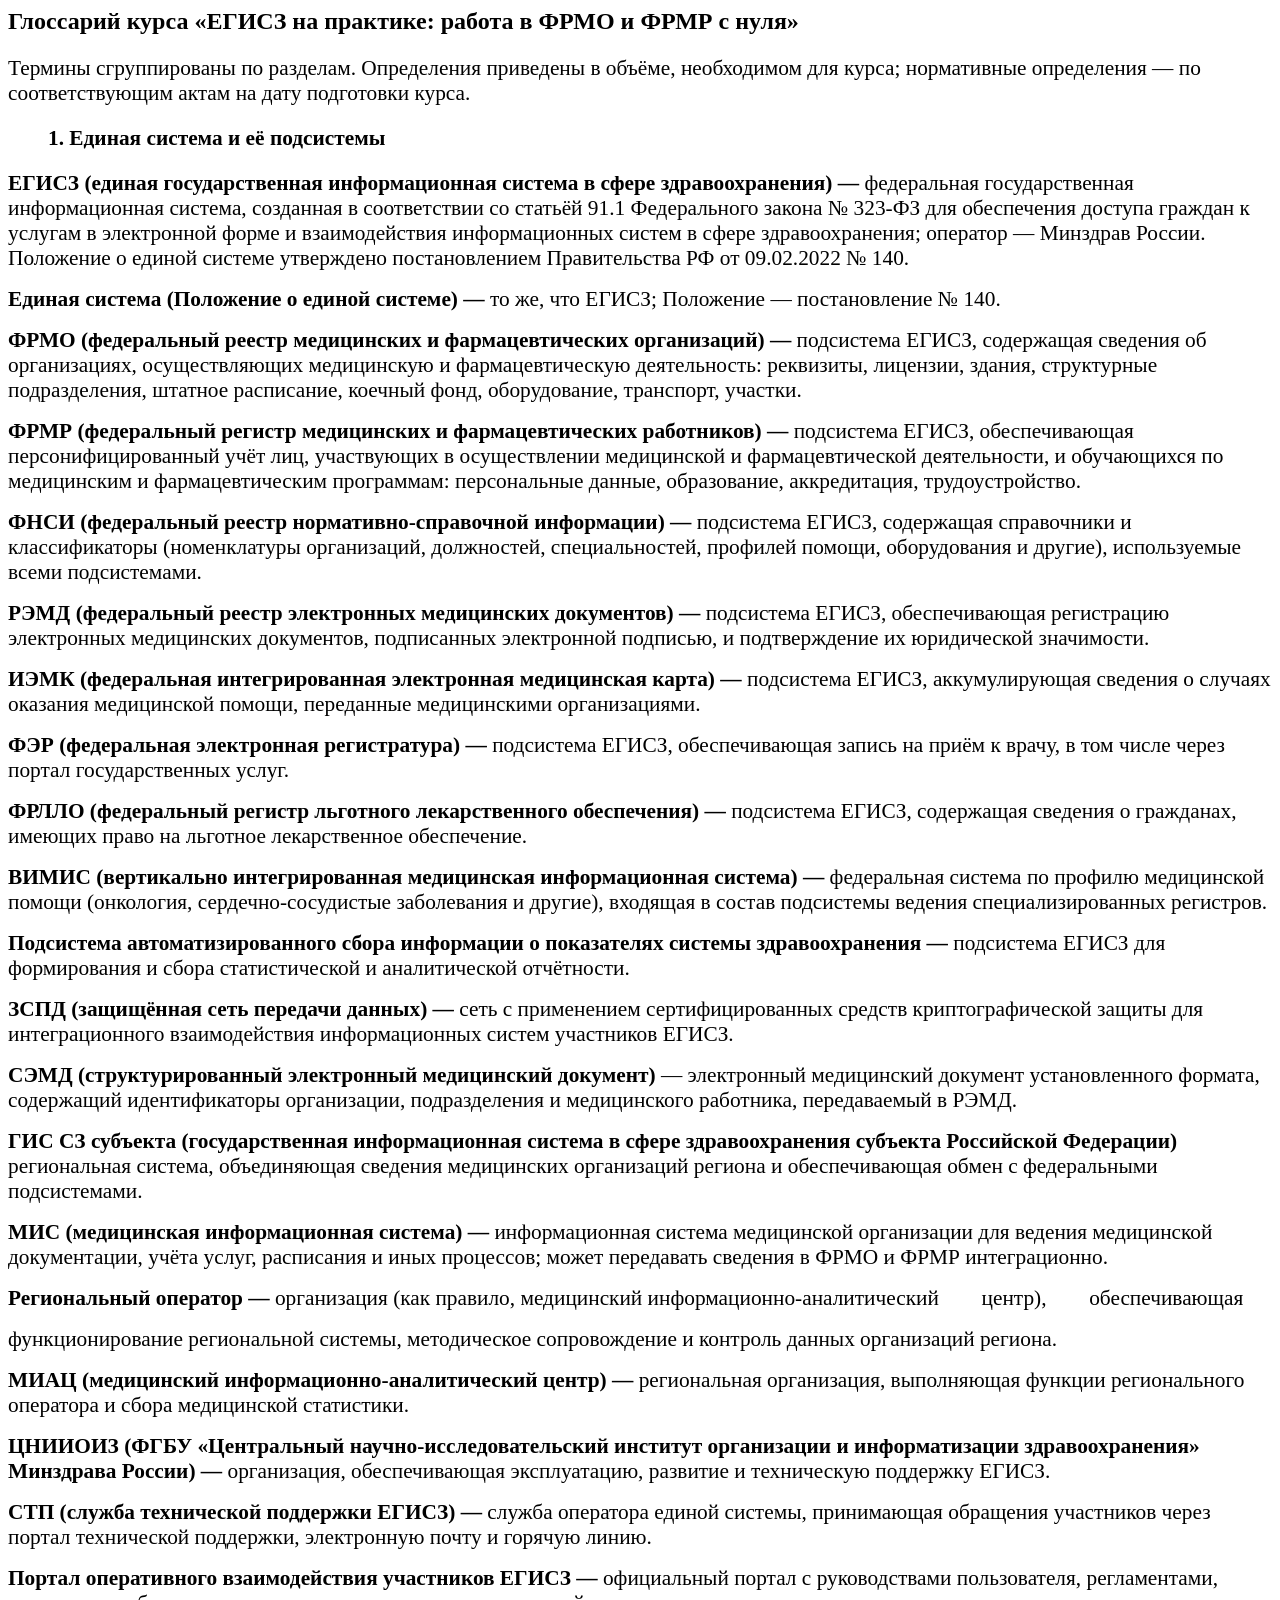
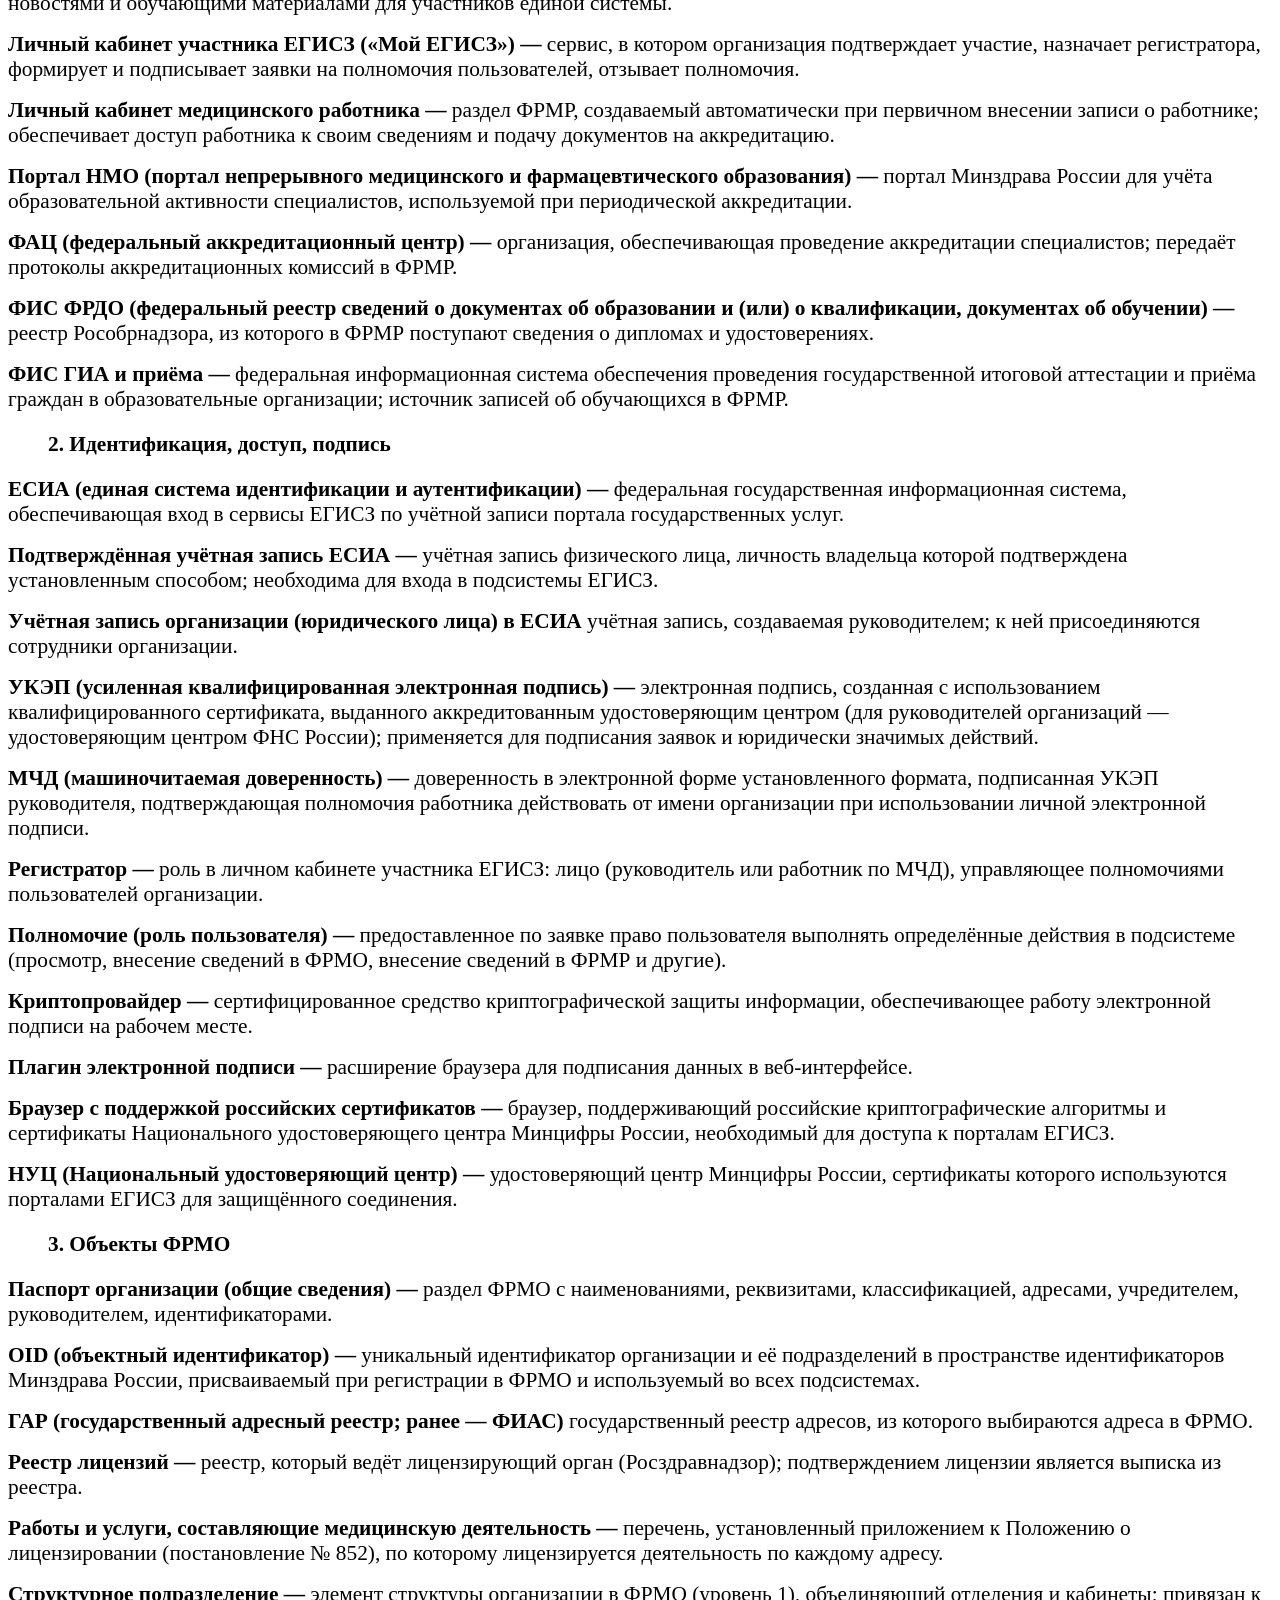
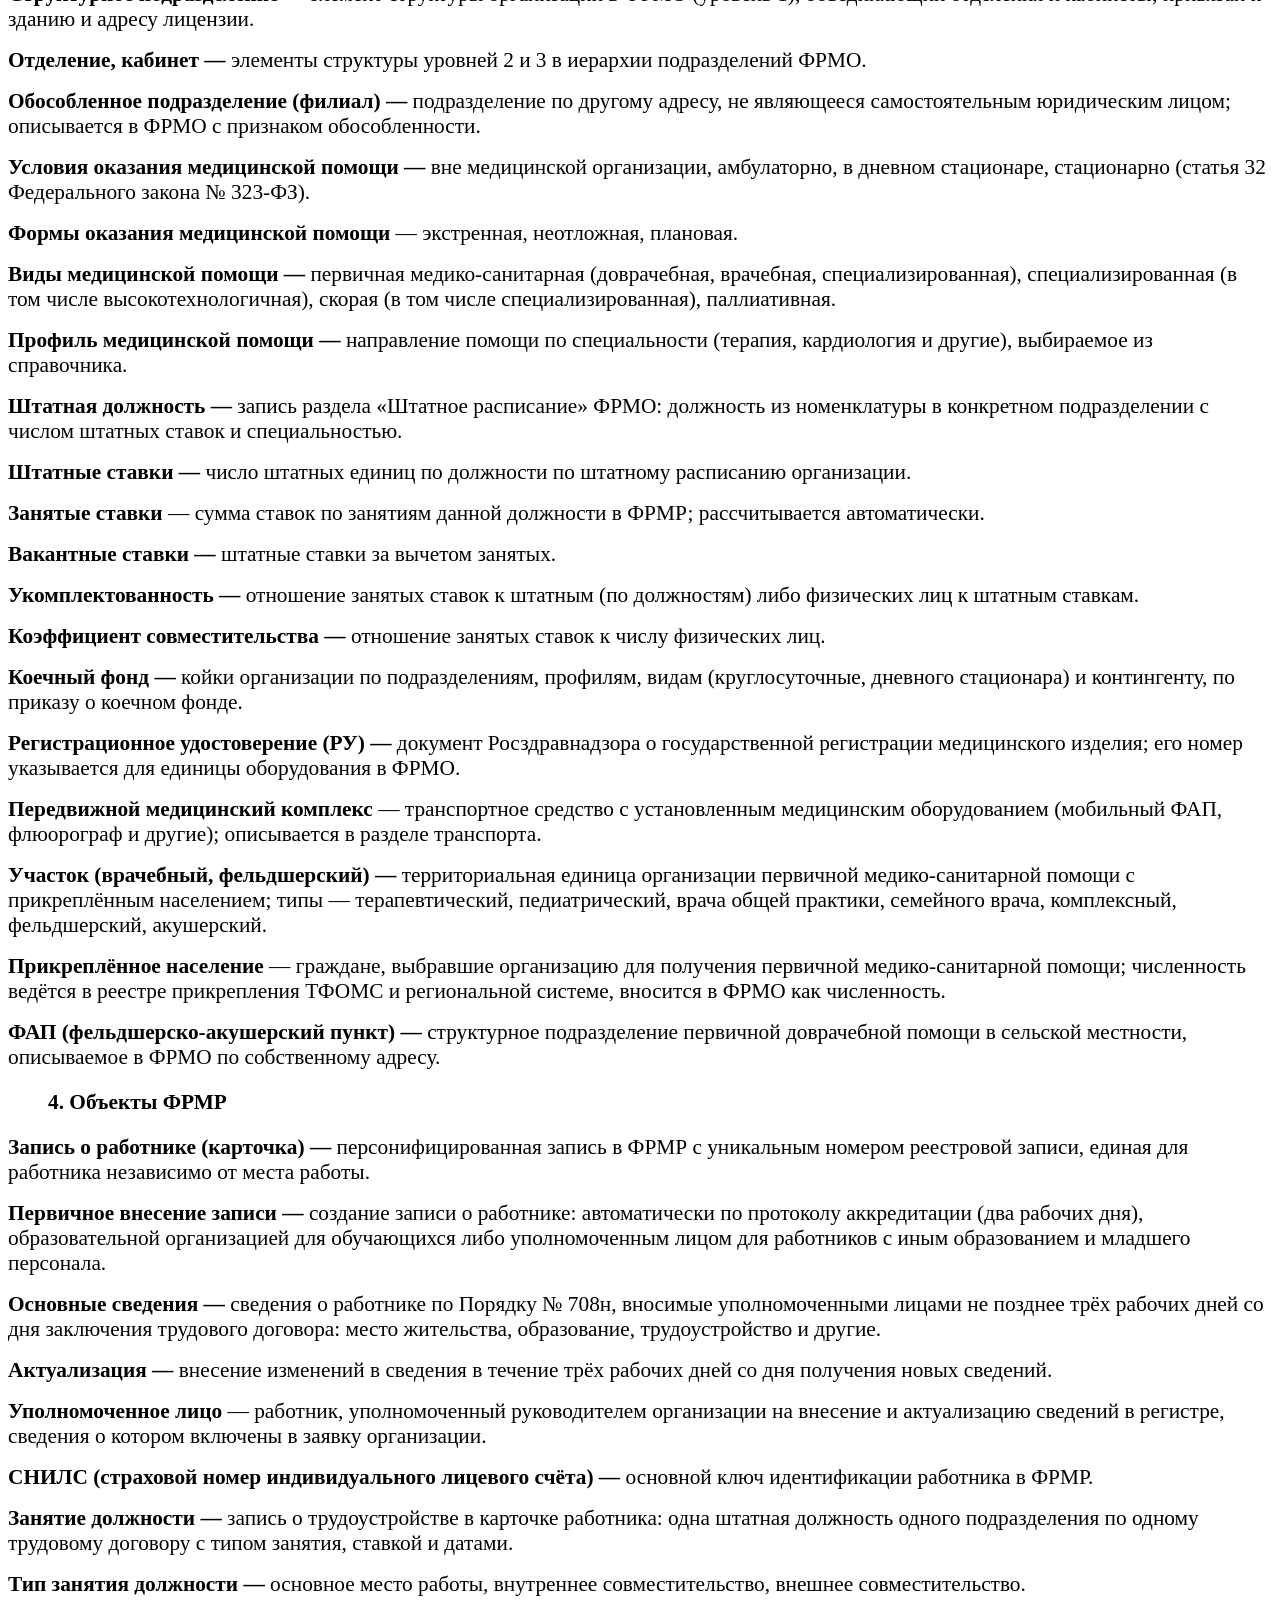
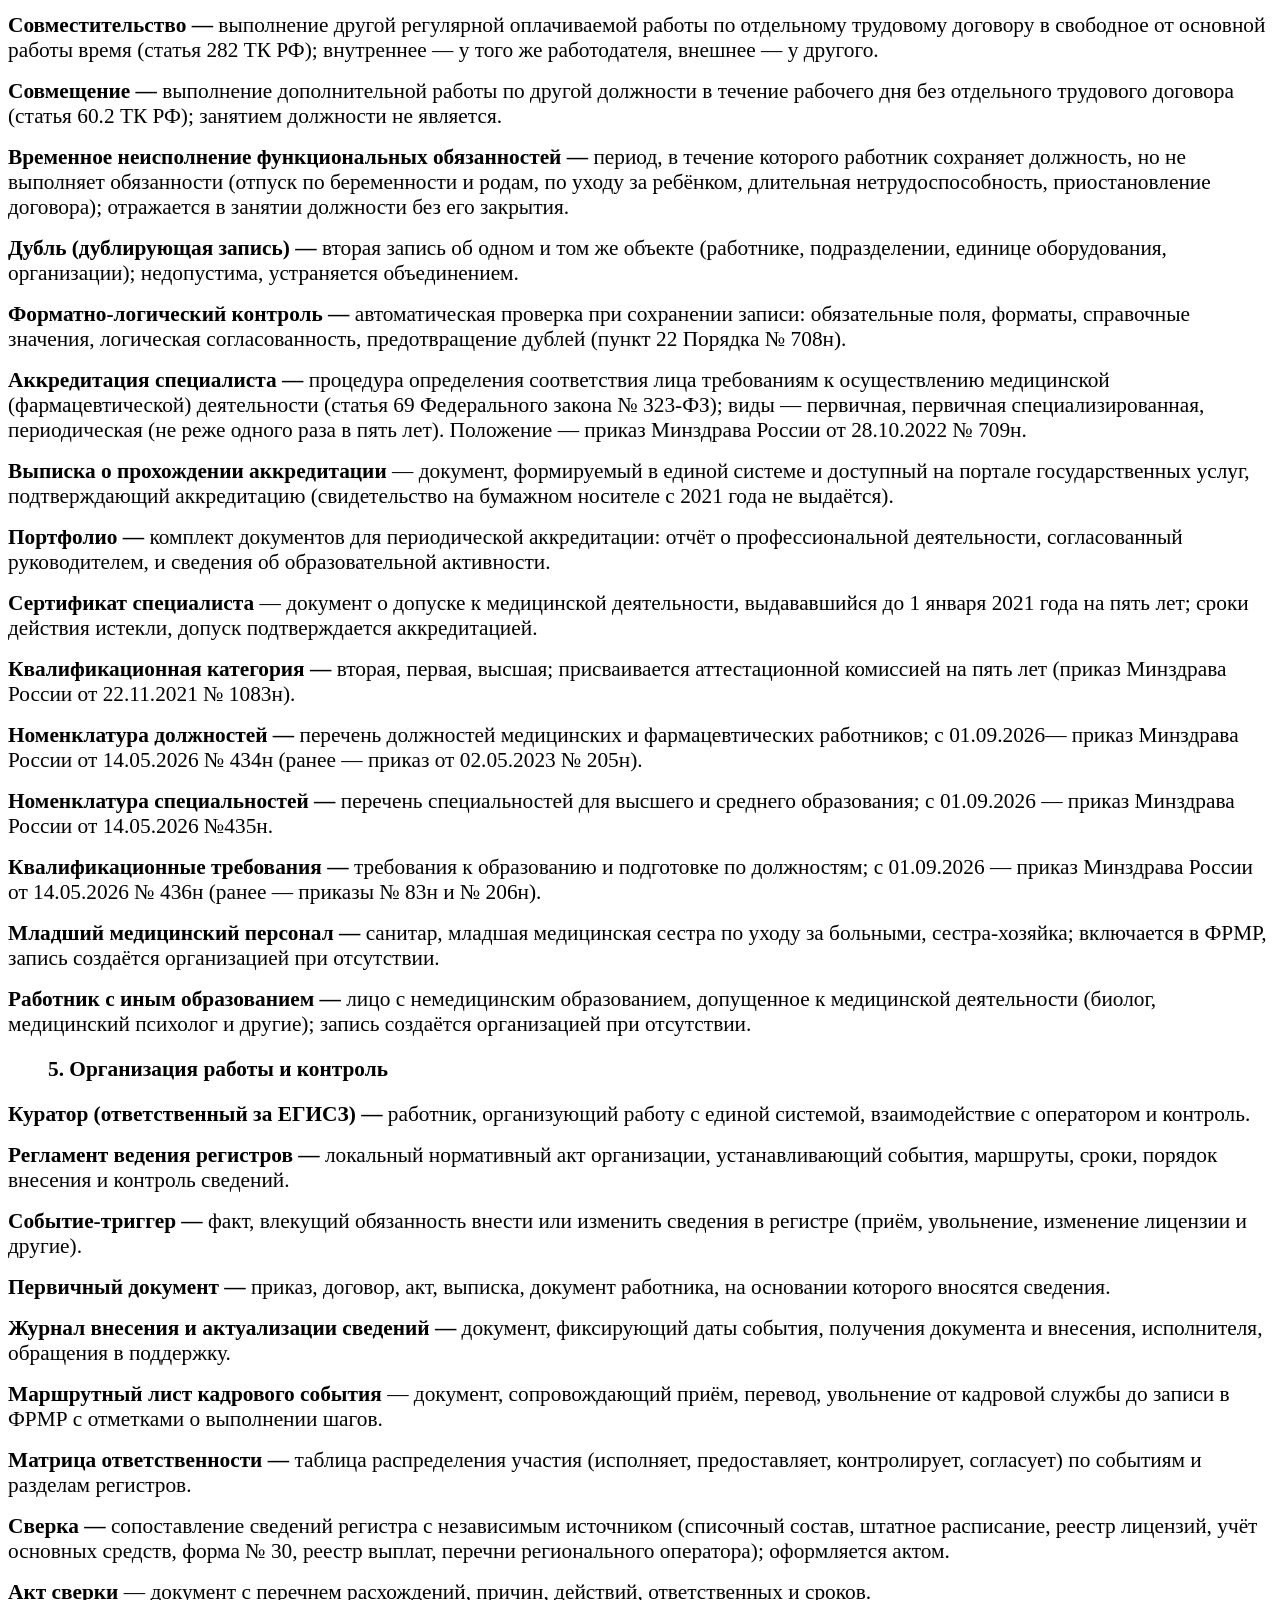
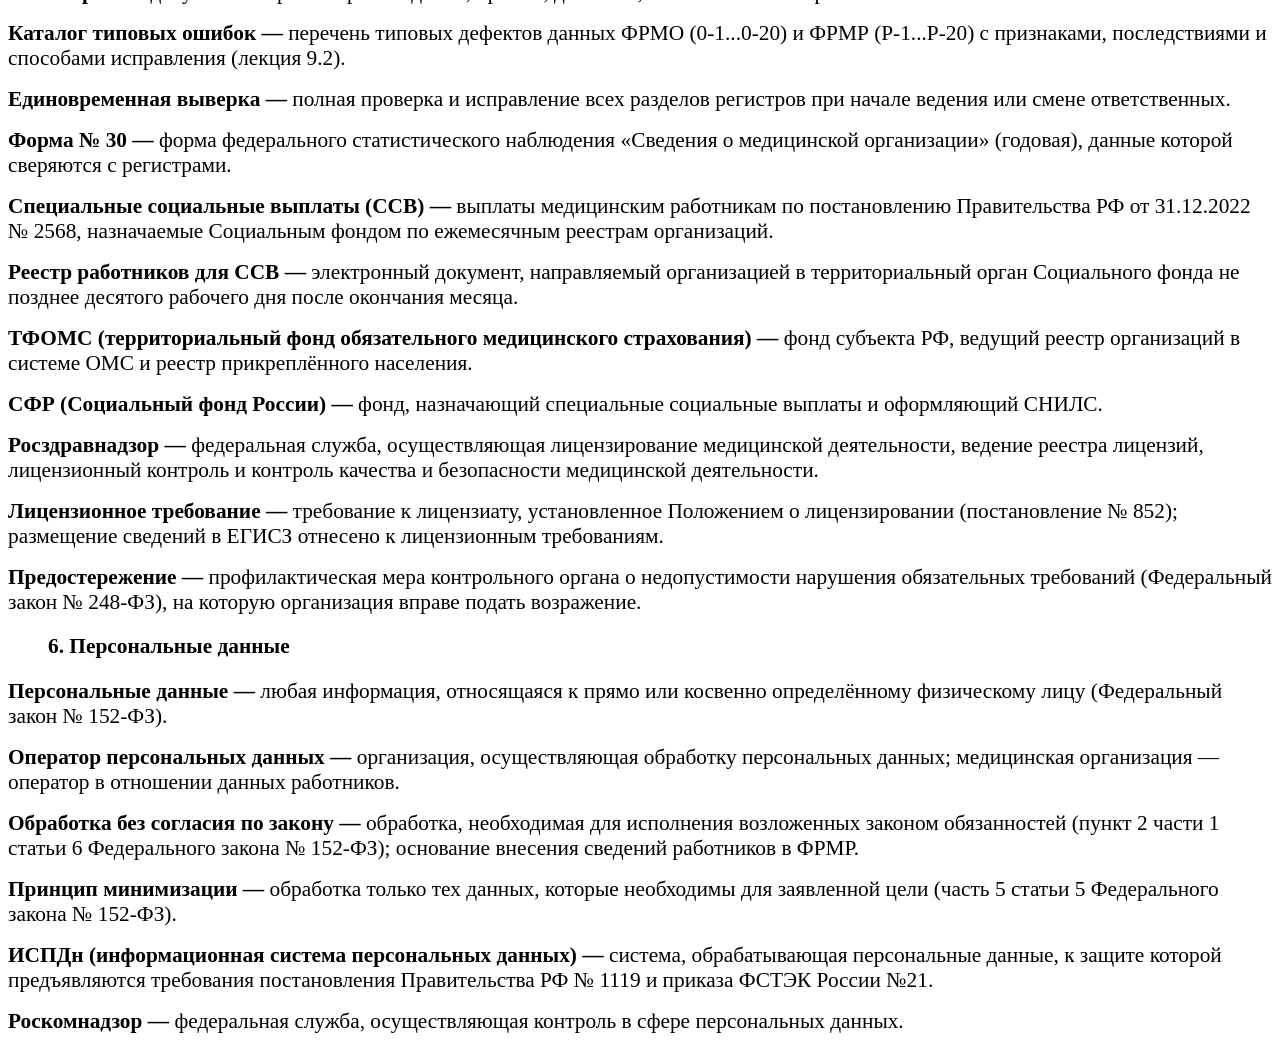
<file: лекции/глоссарий.htm>
﻿<!DOCTYPE HTML PUBLIC "-//W3C//DTD HTML 4.0 Transitional//EN"
	"http://www.w3.org/TR/1998/REC-html40-19980424/loose.dtd">
<html>
<head><meta http-equiv="content-type" content="text/html; charset=UTF-8"><meta name="generator" content="ABBYY FineReader PDF 15"><meta name="author" content="NAPS2"><meta name="description" content="Отсканированное изображение"><title>Отсканированное изображение</title>
<style type="text/css">
 table.main {}
 tr.row {}
 td.cell {}
 div.block {}
 div.paragraph {}
 .font0 { font:16pt Times New Roman, serif; }
 .font1 { font:18pt Times New Roman, serif; }
 .font2 { font:11pt Verdana, sans-serif; }

</style>
</head>
<body><a name="caption1"></a>
<h1><a name="bookmark0"></a><span class="font1" style="font-weight:bold;"><a name="bookmark1"></a>Глоссарий курса «ЕГИСЗ на практике: работа в ФРМО и ФРМР с нуля»</span></h1>
<p><span class="font0">Термины сгруппированы по разделам. Определения приведены в объёме, необходимом для курса; нормативные определения — по соответствующим актам на дату подготовки курса.</span></p>
<ul style="list-style:none;"><li>
<h2><a name="bookmark2"></a><span class="font0" style="font-weight:bold;"><a name="bookmark3"></a>1. Единая система и её подсистемы</span></h2></li></ul>
<p><span class="font0" style="font-weight:bold;">ЕГИСЗ (единая государственная информационная система в сфере здравоохранения) — </span><span class="font0">федеральная государственная информационная система, созданная в соответствии со статьёй 91.1 Федерального закона № 323-ФЗ для обеспечения доступа граждан к услугам в электронной форме и взаимодействия информационных систем в сфере здравоохранения; оператор — Минздрав России. Положение о единой системе утверждено постановлением Правительства РФ от 09.02.2022 № 140.</span></p>
<p><span class="font0" style="font-weight:bold;">Единая система (Положение о единой системе) — </span><span class="font0">то же, что ЕГИСЗ; Положение — постановление № 140.</span></p>
<p><span class="font0" style="font-weight:bold;">ФРМО (федеральный реестр медицинских и фармацевтических организаций) — </span><span class="font0">подсистема ЕГИСЗ, содержащая сведения об организациях, осуществляющих медицинскую и фармацевтическую деятельность: реквизиты, лицензии, здания, структурные подразделения, штатное расписание, коечный фонд, оборудование, транспорт, участки.</span></p>
<p><span class="font0" style="font-weight:bold;">ФРМР (федеральный регистр медицинских и фармацевтических работников) — </span><span class="font0">подсистема ЕГИСЗ, обеспечивающая персонифицированный учёт лиц, участвующих в осуществлении медицинской и фармацевтической деятельности, и обучающихся по медицинским и фармацевтическим программам: персональные данные, образование, аккредитация, трудоустройство.</span></p>
<p><span class="font0" style="font-weight:bold;">ФНСИ (федеральный реестр нормативно-справочной информации) — </span><span class="font0">подсистема ЕГИСЗ, содержащая справочники и классификаторы (номенклатуры организаций, должностей, специальностей, профилей помощи, оборудования и другие), используемые всеми подсистемами.</span></p>
<p><span class="font0" style="font-weight:bold;">РЭМД (федеральный реестр электронных медицинских документов) — </span><span class="font0">подсистема ЕГИСЗ, обеспечивающая регистрацию электронных медицинских документов, подписанных электронной подписью, и подтверждение их юридической значимости.</span></p>
<p><span class="font0" style="font-weight:bold;">ИЭМК (федеральная интегрированная электронная медицинская карта) — </span><span class="font0">подсистема ЕГИСЗ, аккумулирующая сведения о случаях оказания медицинской помощи, переданные медицинскими организациями.</span></p>
<p><span class="font0" style="font-weight:bold;">ФЭР (федеральная электронная регистратура) — </span><span class="font0">подсистема ЕГИСЗ, обеспечивающая запись на приём к врачу, в том числе через портал государственных услуг.</span></p>
<p><span class="font0" style="font-weight:bold;">ФРЛЛО (федеральный регистр льготного лекарственного обеспечения) — </span><span class="font0">подсистема ЕГИСЗ, содержащая сведения о гражданах, имеющих право на льготное лекарственное обеспечение.</span></p>
<p><span class="font0" style="font-weight:bold;">ВИМИС (вертикально интегрированная медицинская информационная система) — </span><span class="font0">федеральная система по профилю медицинской помощи (онкология, сердечно-сосудистые заболевания и другие), входящая в состав подсистемы ведения специализированных регистров.</span></p>
<p><span class="font0" style="font-weight:bold;">Подсистема автоматизированного сбора информации о показателях системы здравоохранения — </span><span class="font0">подсистема ЕГИСЗ для формирования и сбора статистической и аналитической отчётности.</span></p>
<p><span class="font0" style="font-weight:bold;">ЗСПД (защищённая сеть передачи данных) — </span><span class="font0">сеть с применением сертифицированных средств криптографической защиты для интеграционного взаимодействия информационных систем участников ЕГИСЗ.</span></p>
<p><span class="font0" style="font-weight:bold;">СЭМД (структурированный электронный медицинский документ) </span><span class="font0">— электронный медицинский документ установленного формата, содержащий идентификаторы организации, подразделения и медицинского работника, передаваемый в РЭМД.</span></p>
<p><span class="font0" style="font-weight:bold;">ГИС СЗ субъекта (государственная информационная система в сфере здравоохранения субъекта Российской Федерации) </span><span class="font0">региональная система, объединяющая сведения медицинских организаций региона и обеспечивающая обмен с федеральными подсистемами.</span></p>
<p><span class="font0" style="font-weight:bold;">МИС (медицинская информационная система) — </span><span class="font0">информационная система медицинской организации для ведения медицинской документации, учёта услуг, расписания и иных процессов; может передавать сведения в ФРМО и ФРМР интеграционно.</span></p>
<p><span class="font0" style="font-weight:bold;">Региональный оператор — </span><span class="font0">организация (как правило, медицинский информационно-аналитический &nbsp;&nbsp;&nbsp;&nbsp;&nbsp;&nbsp;&nbsp;центр), &nbsp;&nbsp;&nbsp;&nbsp;&nbsp;&nbsp;&nbsp;обеспечивающая</span></p>
<p><span class="font0">функционирование региональной системы, методическое сопровождение и контроль данных организаций региона.</span></p>
<p><span class="font0" style="font-weight:bold;">МИАЦ (медицинский информационно-аналитический центр) — </span><span class="font0">региональная организация, выполняющая функции регионального оператора и сбора медицинской статистики.</span></p>
<p><span class="font0" style="font-weight:bold;">ЦНИИОИЗ (ФГБУ «Центральный научно-исследовательский институт организации и информатизации здравоохранения» Минздрава России) — </span><span class="font0">организация, обеспечивающая эксплуатацию, развитие и техническую поддержку ЕГИСЗ.</span></p>
<p><span class="font0" style="font-weight:bold;">СТП (служба технической поддержки ЕГИСЗ) — </span><span class="font0">служба оператора единой системы, принимающая обращения участников через портал технической поддержки, электронную почту и горячую линию.</span></p>
<p><span class="font0" style="font-weight:bold;">Портал оперативного взаимодействия участников ЕГИСЗ — </span><span class="font0">официальный портал с руководствами пользователя, регламентами, новостями и обучающими материалами для участников единой системы.</span></p>
<p><span class="font0" style="font-weight:bold;">Личный кабинет участника ЕГИСЗ («Мой ЕГИСЗ») — </span><span class="font0">сервис, в котором организация подтверждает участие, назначает регистратора, формирует и подписывает заявки на полномочия пользователей, отзывает полномочия.</span></p>
<p><span class="font0" style="font-weight:bold;">Личный кабинет медицинского работника — </span><span class="font0">раздел ФРМР, создаваемый автоматически при первичном внесении записи о работнике; обеспечивает доступ работника к своим сведениям и подачу документов на аккредитацию.</span></p>
<p><span class="font0" style="font-weight:bold;">Портал НМО (портал непрерывного медицинского и фармацевтического образования) — </span><span class="font0">портал Минздрава России для учёта образовательной активности специалистов, используемой при периодической аккредитации.</span></p>
<p><span class="font0" style="font-weight:bold;">ФАЦ (федеральный аккредитационный центр) — </span><span class="font0">организация, обеспечивающая проведение аккредитации специалистов; передаёт протоколы аккредитационных комиссий в ФРМР.</span></p>
<p><span class="font0" style="font-weight:bold;">ФИС ФРДО (федеральный реестр сведений о документах об образовании и (или) о квалификации, документах об обучении) — </span><span class="font0">реестр Рособрнадзора, из которого в ФРМР поступают сведения о дипломах и удостоверениях.</span></p>
<p><span class="font0" style="font-weight:bold;">ФИС ГИА и приёма — </span><span class="font0">федеральная информационная система обеспечения проведения государственной итоговой аттестации и приёма граждан в образовательные организации; источник записей об обучающихся в ФРМР.</span></p>
<ul style="list-style:none;"><li>
<h2><a name="bookmark4"></a><span class="font0" style="font-weight:bold;"><a name="bookmark5"></a>2. Идентификация, доступ, подпись</span></h2></li></ul>
<p><span class="font0" style="font-weight:bold;">ЕСИА (единая система идентификации и аутентификации) — </span><span class="font0">федеральная государственная информационная система, обеспечивающая вход в сервисы ЕГИСЗ по учётной записи портала государственных услуг.</span></p>
<p><span class="font0" style="font-weight:bold;">Подтверждённая учётная запись ЕСИА — </span><span class="font0">учётная запись физического лица, личность владельца которой подтверждена установленным способом; необходима для входа в подсистемы ЕГИСЗ.</span></p>
<p><span class="font0" style="font-weight:bold;">Учётная запись организации (юридического лица) в ЕСИА </span><span class="font0">учётная запись, создаваемая руководителем; к ней присоединяются сотрудники организации.</span></p>
<p><span class="font0" style="font-weight:bold;">УКЭП (усиленная квалифицированная электронная подпись) — </span><span class="font0">электронная подпись, созданная с использованием квалифицированного сертификата, выданного аккредитованным удостоверяющим центром (для руководителей организаций — удостоверяющим центром ФНС России); применяется для подписания заявок и юридически значимых действий.</span></p>
<p><span class="font0" style="font-weight:bold;">МЧД (машиночитаемая доверенность) — </span><span class="font0">доверенность в электронной форме установленного формата, подписанная УКЭП руководителя, подтверждающая полномочия работника действовать от имени организации при использовании личной электронной подписи.</span></p>
<p><span class="font0" style="font-weight:bold;">Регистратор — </span><span class="font0">роль в личном кабинете участника ЕГИСЗ: лицо (руководитель или работник по МЧД), управляющее полномочиями пользователей организации.</span></p>
<p><span class="font0" style="font-weight:bold;">Полномочие (роль пользователя) — </span><span class="font0">предоставленное по заявке право пользователя выполнять определённые действия в подсистеме (просмотр, внесение сведений в ФРМО, внесение сведений в ФРМР и другие).</span></p>
<p><span class="font0" style="font-weight:bold;">Криптопровайдер — </span><span class="font0">сертифицированное средство криптографической защиты информации, обеспечивающее работу электронной подписи на рабочем месте.</span></p>
<p><span class="font0" style="font-weight:bold;">Плагин электронной подписи — </span><span class="font0">расширение браузера для подписания данных в веб-интерфейсе.</span></p>
<p><span class="font0" style="font-weight:bold;">Браузер с поддержкой российских сертификатов — </span><span class="font0">браузер, поддерживающий российские криптографические алгоритмы и сертификаты Национального удостоверяющего центра Минцифры России, необходимый для доступа к порталам ЕГИСЗ.</span></p>
<p><span class="font0" style="font-weight:bold;">НУЦ (Национальный удостоверяющий центр) — </span><span class="font0">удостоверяющий центр Минцифры России, сертификаты которого используются порталами ЕГИСЗ для защищённого соединения.</span></p>
<ul style="list-style:none;"><li>
<h2><a name="bookmark6"></a><span class="font0" style="font-weight:bold;"><a name="bookmark7"></a>3. Объекты ФРМО</span></h2></li></ul>
<p><span class="font0" style="font-weight:bold;">Паспорт организации (общие сведения) — </span><span class="font0">раздел ФРМО с наименованиями, реквизитами, классификацией, адресами, учредителем, руководителем, идентификаторами.</span></p>
<p><span class="font0" style="font-weight:bold;">OID (объектный идентификатор) — </span><span class="font0">уникальный идентификатор организации и её подразделений в пространстве идентификаторов Минздрава России, присваиваемый при регистрации в ФРМО и используемый во всех подсистемах.</span></p>
<p><span class="font0" style="font-weight:bold;">ГАР (государственный адресный реестр; ранее — ФИАС) </span><span class="font0">государственный реестр адресов, из которого выбираются адреса в ФРМО.</span></p>
<p><span class="font0" style="font-weight:bold;">Реестр лицензий — </span><span class="font0">реестр, который ведёт лицензирующий орган (Росздравнадзор); подтверждением лицензии является выписка из реестра.</span></p>
<p><span class="font0" style="font-weight:bold;">Работы и услуги, составляющие медицинскую деятельность — </span><span class="font0">перечень, установленный приложением к Положению о лицензировании (постановление № 852), по которому лицензируется деятельность по каждому адресу.</span></p>
<p><span class="font0" style="font-weight:bold;">Структурное подразделение — </span><span class="font0">элемент структуры организации в ФРМО (уровень 1), объединяющий отделения и кабинеты; привязан к зданию и адресу лицензии.</span></p>
<p><span class="font0" style="font-weight:bold;">Отделение, кабинет — </span><span class="font0">элементы структуры уровней 2 и 3 в иерархии подразделений ФРМО.</span></p>
<p><span class="font0" style="font-weight:bold;">Обособленное подразделение (филиал) — </span><span class="font0">подразделение по другому адресу, не являющееся самостоятельным юридическим лицом; описывается в ФРМО с признаком обособленности.</span></p>
<p><span class="font0" style="font-weight:bold;">Условия оказания медицинской помощи — </span><span class="font0">вне медицинской организации, амбулаторно, в дневном стационаре, стационарно (статья 32 Федерального закона № 323-ФЗ).</span></p>
<p><span class="font0" style="font-weight:bold;">Формы оказания медицинской помощи </span><span class="font0">— экстренная, неотложная, плановая.</span></p>
<p><span class="font0" style="font-weight:bold;">Виды медицинской помощи — </span><span class="font0">первичная медико-санитарная (доврачебная, врачебная, специализированная), специализированная (в том числе высокотехнологичная), скорая (в том числе специализированная), паллиативная.</span></p>
<p><span class="font0" style="font-weight:bold;">Профиль медицинской помощи — </span><span class="font0">направление помощи по специальности (терапия, кардиология и другие), выбираемое из справочника.</span></p>
<p><span class="font0" style="font-weight:bold;">Штатная должность — </span><span class="font0">запись раздела «Штатное расписание» ФРМО: должность из номенклатуры в конкретном подразделении с числом штатных ставок и специальностью.</span></p>
<p><span class="font0" style="font-weight:bold;">Штатные ставки — </span><span class="font0">число штатных единиц по должности по штатному расписанию организации.</span></p>
<p><span class="font0" style="font-weight:bold;">Занятые ставки </span><span class="font0">— сумма ставок по занятиям данной должности в ФРМР; рассчитывается автоматически.</span></p>
<p><span class="font0" style="font-weight:bold;">Вакантные ставки — </span><span class="font0">штатные ставки за вычетом занятых.</span></p>
<p><span class="font0" style="font-weight:bold;">Укомплектованность — </span><span class="font0">отношение занятых ставок к штатным (по должностям) либо физических лиц к штатным ставкам.</span></p>
<p><span class="font0" style="font-weight:bold;">Коэффициент совместительства — </span><span class="font0">отношение занятых ставок к числу физических лиц.</span></p>
<p><span class="font0" style="font-weight:bold;">Коечный фонд — </span><span class="font0">койки организации по подразделениям, профилям, видам (круглосуточные, дневного стационара) и контингенту, по приказу о коечном фонде.</span></p>
<p><span class="font0" style="font-weight:bold;">Регистрационное удостоверение (РУ) — </span><span class="font0">документ Росздравнадзора о государственной регистрации медицинского изделия; его номер указывается для единицы оборудования в ФРМО.</span></p>
<p><span class="font0" style="font-weight:bold;">Передвижной медицинский комплекс </span><span class="font0">— транспортное средство с установленным медицинским оборудованием (мобильный ФАП, флюорограф и другие); описывается в разделе транспорта.</span></p>
<p><span class="font0" style="font-weight:bold;">Участок (врачебный, фельдшерский) — </span><span class="font0">территориальная единица организации первичной медико-санитарной помощи с прикреплённым населением; типы — терапевтический, педиатрический, врача общей практики, семейного врача, комплексный, фельдшерский, акушерский.</span></p>
<p><span class="font0" style="font-weight:bold;">Прикреплённое население </span><span class="font0">— граждане, выбравшие организацию для получения первичной медико-санитарной помощи; численность ведётся в реестре прикрепления ТФОМС и региональной системе, вносится в ФРМО как численность.</span></p>
<p><span class="font0" style="font-weight:bold;">ФАП (фельдшерско-акушерский пункт) — </span><span class="font0">структурное подразделение первичной доврачебной помощи в сельской местности, описываемое в ФРМО по собственному адресу.</span></p>
<ul style="list-style:none;"><li>
<h2><a name="bookmark8"></a><span class="font0" style="font-weight:bold;"><a name="bookmark9"></a>4. Объекты ФРМР</span></h2></li></ul>
<p><span class="font0" style="font-weight:bold;">Запись о работнике (карточка) — </span><span class="font0">персонифицированная запись в ФРМР с уникальным номером реестровой записи, единая для работника независимо от места работы.</span></p>
<p><span class="font0" style="font-weight:bold;">Первичное внесение записи — </span><span class="font0">создание записи о работнике: автоматически по протоколу аккредитации (два рабочих дня), образовательной организацией для обучающихся либо уполномоченным лицом для работников с иным образованием и младшего персонала.</span></p>
<p><span class="font0" style="font-weight:bold;">Основные сведения — </span><span class="font0">сведения о работнике по Порядку № 708н, вносимые уполномоченными лицами не позднее трёх рабочих дней со дня заключения трудового договора: место жительства, образование, трудоустройство и другие.</span></p>
<p><span class="font0" style="font-weight:bold;">Актуализация — </span><span class="font0">внесение изменений в сведения в течение трёх рабочих дней со дня получения новых сведений.</span></p>
<p><span class="font0" style="font-weight:bold;">Уполномоченное лицо </span><span class="font0">— работник, уполномоченный руководителем организации на внесение и актуализацию сведений в регистре, сведения о котором включены в заявку организации.</span></p>
<p><span class="font0" style="font-weight:bold;">СНИЛС (страховой номер индивидуального лицевого счёта) — </span><span class="font0">основной ключ идентификации работника в ФРМР.</span></p>
<p><span class="font0" style="font-weight:bold;">Занятие должности — </span><span class="font0">запись о трудоустройстве в карточке работника: одна штатная должность одного подразделения по одному трудовому договору с типом занятия, ставкой и датами.</span></p>
<p><span class="font0" style="font-weight:bold;">Тип занятия должности — </span><span class="font0">основное место работы, внутреннее совместительство, внешнее совместительство.</span></p>
<p><span class="font0" style="font-weight:bold;">Совместительство — </span><span class="font0">выполнение другой регулярной оплачиваемой работы по отдельному трудовому договору в свободное от основной работы время (статья 282 ТК РФ); внутреннее — у того же работодателя, внешнее — у другого.</span></p>
<p><span class="font0" style="font-weight:bold;">Совмещение — </span><span class="font0">выполнение дополнительной работы по другой должности в течение рабочего дня без отдельного трудового договора (статья 60.2 ТК РФ); занятием должности не является.</span></p>
<p><span class="font0" style="font-weight:bold;">Временное неисполнение функциональных обязанностей — </span><span class="font0">период, в течение которого работник сохраняет должность, но не выполняет обязанности (отпуск по беременности и родам, по уходу за ребёнком, длительная нетрудоспособность, приостановление договора); отражается в занятии должности без его закрытия.</span></p>
<p><span class="font0" style="font-weight:bold;">Дубль (дублирующая запись) — </span><span class="font0">вторая запись об одном и том же объекте (работнике, подразделении, единице оборудования, организации); недопустима, устраняется объединением.</span></p>
<p><span class="font0" style="font-weight:bold;">Форматно-логический контроль — </span><span class="font0">автоматическая проверка при сохранении записи: обязательные поля, форматы, справочные значения, логическая согласованность, предотвращение дублей (пункт 22 Порядка № 708н).</span></p>
<p><span class="font0" style="font-weight:bold;">Аккредитация специалиста — </span><span class="font0">процедура определения соответствия лица требованиям к осуществлению медицинской (фармацевтической) деятельности (статья 69 Федерального закона № 323-ФЗ); виды — первичная, первичная специализированная, периодическая (не реже одного раза в пять лет). Положение — приказ Минздрава России от 28.10.2022 № 709н.</span></p>
<p><span class="font0" style="font-weight:bold;">Выписка о прохождении аккредитации </span><span class="font0">— документ, формируемый в единой системе и доступный на портале государственных услуг, подтверждающий аккредитацию (свидетельство на бумажном носителе с 2021 года не выдаётся).</span></p>
<p><span class="font0" style="font-weight:bold;">Портфолио — </span><span class="font0">комплект документов для периодической аккредитации: отчёт о профессиональной деятельности, согласованный руководителем, и сведения об образовательной активности.</span></p>
<p><span class="font0" style="font-weight:bold;">Сертификат специалиста </span><span class="font0">— документ о допуске к медицинской деятельности, выдававшийся до 1 января 2021 года на пять лет; сроки действия истекли, допуск подтверждается аккредитацией.</span></p>
<p><span class="font0" style="font-weight:bold;">Квалификационная категория — </span><span class="font0">вторая, первая, высшая; присваивается аттестационной комиссией на пять лет (приказ Минздрава России от 22.11.2021 № 1083н).</span></p>
<p><span class="font0" style="font-weight:bold;">Номенклатура должностей — </span><span class="font0">перечень должностей медицинских и фармацевтических работников; с 01.09.2026— приказ Минздрава России от 14.05.2026 № 434н (ранее — приказ от 02.05.2023 № 205н).</span></p>
<p><span class="font0" style="font-weight:bold;">Номенклатура специальностей — </span><span class="font0">перечень специальностей для высшего и среднего образования; с 01.09.2026 — приказ Минздрава России от 14.05.2026 №435н.</span></p>
<p><span class="font0" style="font-weight:bold;">Квалификационные требования — </span><span class="font0">требования к образованию и подготовке по должностям; с 01.09.2026 — приказ Минздрава России от 14.05.2026 № 436н (ранее — приказы № 83н и № 206н).</span></p>
<p><span class="font0" style="font-weight:bold;">Младший медицинский персонал — </span><span class="font0">санитар, младшая медицинская сестра по уходу за больными, сестра-хозяйка; включается в ФРМР, запись создаётся организацией при отсутствии.</span></p>
<p><span class="font0" style="font-weight:bold;">Работник с иным образованием — </span><span class="font0">лицо с немедицинским образованием, допущенное к медицинской деятельности (биолог, медицинский психолог и другие); запись создаётся организацией при отсутствии.</span></p>
<ul style="list-style:none;"><li>
<h2><a name="bookmark10"></a><span class="font0" style="font-weight:bold;"><a name="bookmark11"></a>5. Организация работы и контроль</span></h2></li></ul>
<p><span class="font0" style="font-weight:bold;">Куратор (ответственный за ЕГИСЗ) — </span><span class="font0">работник, организующий работу с единой системой, взаимодействие с оператором и контроль.</span></p>
<p><span class="font0" style="font-weight:bold;">Регламент ведения регистров — </span><span class="font0">локальный нормативный акт организации, устанавливающий события, маршруты, сроки, порядок внесения и контроль сведений.</span></p>
<p><span class="font0" style="font-weight:bold;">Событие-триггер — </span><span class="font0">факт, влекущий обязанность внести или изменить сведения в регистре (приём, увольнение, изменение лицензии и другие).</span></p>
<p><span class="font0" style="font-weight:bold;">Первичный документ — </span><span class="font0">приказ, договор, акт, выписка, документ работника, на основании которого вносятся сведения.</span></p>
<p><span class="font0" style="font-weight:bold;">Журнал внесения и актуализации сведений — </span><span class="font0">документ, фиксирующий даты события, получения документа и внесения, исполнителя, обращения в поддержку.</span></p>
<p><span class="font0" style="font-weight:bold;">Маршрутный лист кадрового события </span><span class="font0">— документ, сопровождающий приём, перевод, увольнение от кадровой службы до записи в ФРМР с отметками о выполнении шагов.</span></p>
<p><span class="font0" style="font-weight:bold;">Матрица ответственности — </span><span class="font0">таблица распределения участия (исполняет, предоставляет, контролирует, согласует) по событиям и разделам регистров.</span></p>
<p><span class="font0" style="font-weight:bold;">Сверка — </span><span class="font0">сопоставление сведений регистра с независимым источником (списочный состав, штатное расписание, реестр лицензий, учёт основных средств, форма № 30, реестр выплат, перечни регионального оператора); оформляется актом.</span></p>
<p><span class="font0" style="font-weight:bold;">Акт сверки </span><span class="font0">— документ с перечнем расхождений, причин, действий, ответственных и сроков.</span></p>
<p><span class="font0" style="font-weight:bold;">Каталог типовых ошибок — </span><span class="font0">перечень типовых дефектов данных ФРМО (0-1...0-20) и ФРМР (Р-1...Р-20) с признаками, последствиями и способами исправления (лекция 9.2).</span></p>
<p><span class="font0" style="font-weight:bold;">Единовременная выверка — </span><span class="font0">полная проверка и исправление всех разделов регистров при начале ведения или смене ответственных.</span></p>
<p><span class="font0" style="font-weight:bold;">Форма № 30 — </span><span class="font0">форма федерального статистического наблюдения «Сведения о медицинской организации» (годовая), данные которой сверяются с регистрами.</span></p>
<p><span class="font0" style="font-weight:bold;">Специальные социальные выплаты (ССВ) — </span><span class="font0">выплаты медицинским работникам по постановлению Правительства РФ от 31.12.2022 № 2568, назначаемые Социальным фондом по ежемесячным реестрам организаций.</span></p>
<p><span class="font0" style="font-weight:bold;">Реестр работников для ССВ — </span><span class="font0">электронный документ, направляемый организацией в территориальный орган Социального фонда не позднее десятого рабочего дня после окончания месяца.</span></p>
<p><span class="font0" style="font-weight:bold;">ТФОМС (территориальный фонд обязательного медицинского страхования) — </span><span class="font0">фонд субъекта РФ, ведущий реестр организаций в системе ОМС и реестр прикреплённого населения.</span></p>
<p><span class="font0" style="font-weight:bold;">СФР (Социальный фонд России) — </span><span class="font0">фонд, назначающий специальные социальные выплаты и оформляющий СНИЛС.</span></p>
<p><span class="font0" style="font-weight:bold;">Росздравнадзор — </span><span class="font0">федеральная служба, осуществляющая лицензирование медицинской деятельности, ведение реестра лицензий, лицензионный контроль и контроль качества и безопасности медицинской деятельности.</span></p>
<p><span class="font0" style="font-weight:bold;">Лицензионное требование — </span><span class="font0">требование к лицензиату, установленное Положением о лицензировании (постановление № 852); размещение сведений в ЕГИСЗ отнесено к лицензионным требованиям.</span></p>
<p><span class="font0" style="font-weight:bold;">Предостережение — </span><span class="font0">профилактическая мера контрольного органа о недопустимости нарушения обязательных требований (Федеральный закон № 248-ФЗ), на которую организация вправе подать возражение.</span></p>
<ul style="list-style:none;"><li>
<h2><a name="bookmark12"></a><span class="font0" style="font-weight:bold;"><a name="bookmark13"></a>6. Персональные данные</span></h2></li></ul>
<p><span class="font0" style="font-weight:bold;">Персональные данные — </span><span class="font0">любая информация, относящаяся к прямо или косвенно определённому физическому лицу (Федеральный закон № 152-ФЗ).</span></p>
<p><span class="font0" style="font-weight:bold;">Оператор персональных данных — </span><span class="font0">организация, осуществляющая обработку персональных данных; медицинская организация — оператор в отношении данных работников.</span></p>
<p><span class="font0" style="font-weight:bold;">Обработка без согласия по закону — </span><span class="font0">обработка, необходимая для исполнения возложенных законом обязанностей (пункт 2 части 1 статьи 6 Федерального закона № 152-ФЗ); основание внесения сведений работников в ФРМР.</span></p>
<p><span class="font0" style="font-weight:bold;">Принцип минимизации — </span><span class="font0">обработка только тех данных, которые необходимы для заявленной цели (часть 5 статьи 5 Федерального закона № 152-ФЗ).</span></p>
<p><span class="font0" style="font-weight:bold;">ИСПДн (информационная система персональных данных) — </span><span class="font0">система, обрабатывающая персональные данные, к защите которой предъявляются требования постановления Правительства РФ № 1119 и приказа ФСТЭК России №21.</span></p>
<p><span class="font0" style="font-weight:bold;">Роскомнадзор — </span><span class="font0">федеральная служба, осуществляющая контроль в сфере персональных данных.</span></p>
</body>
</html>
</file>
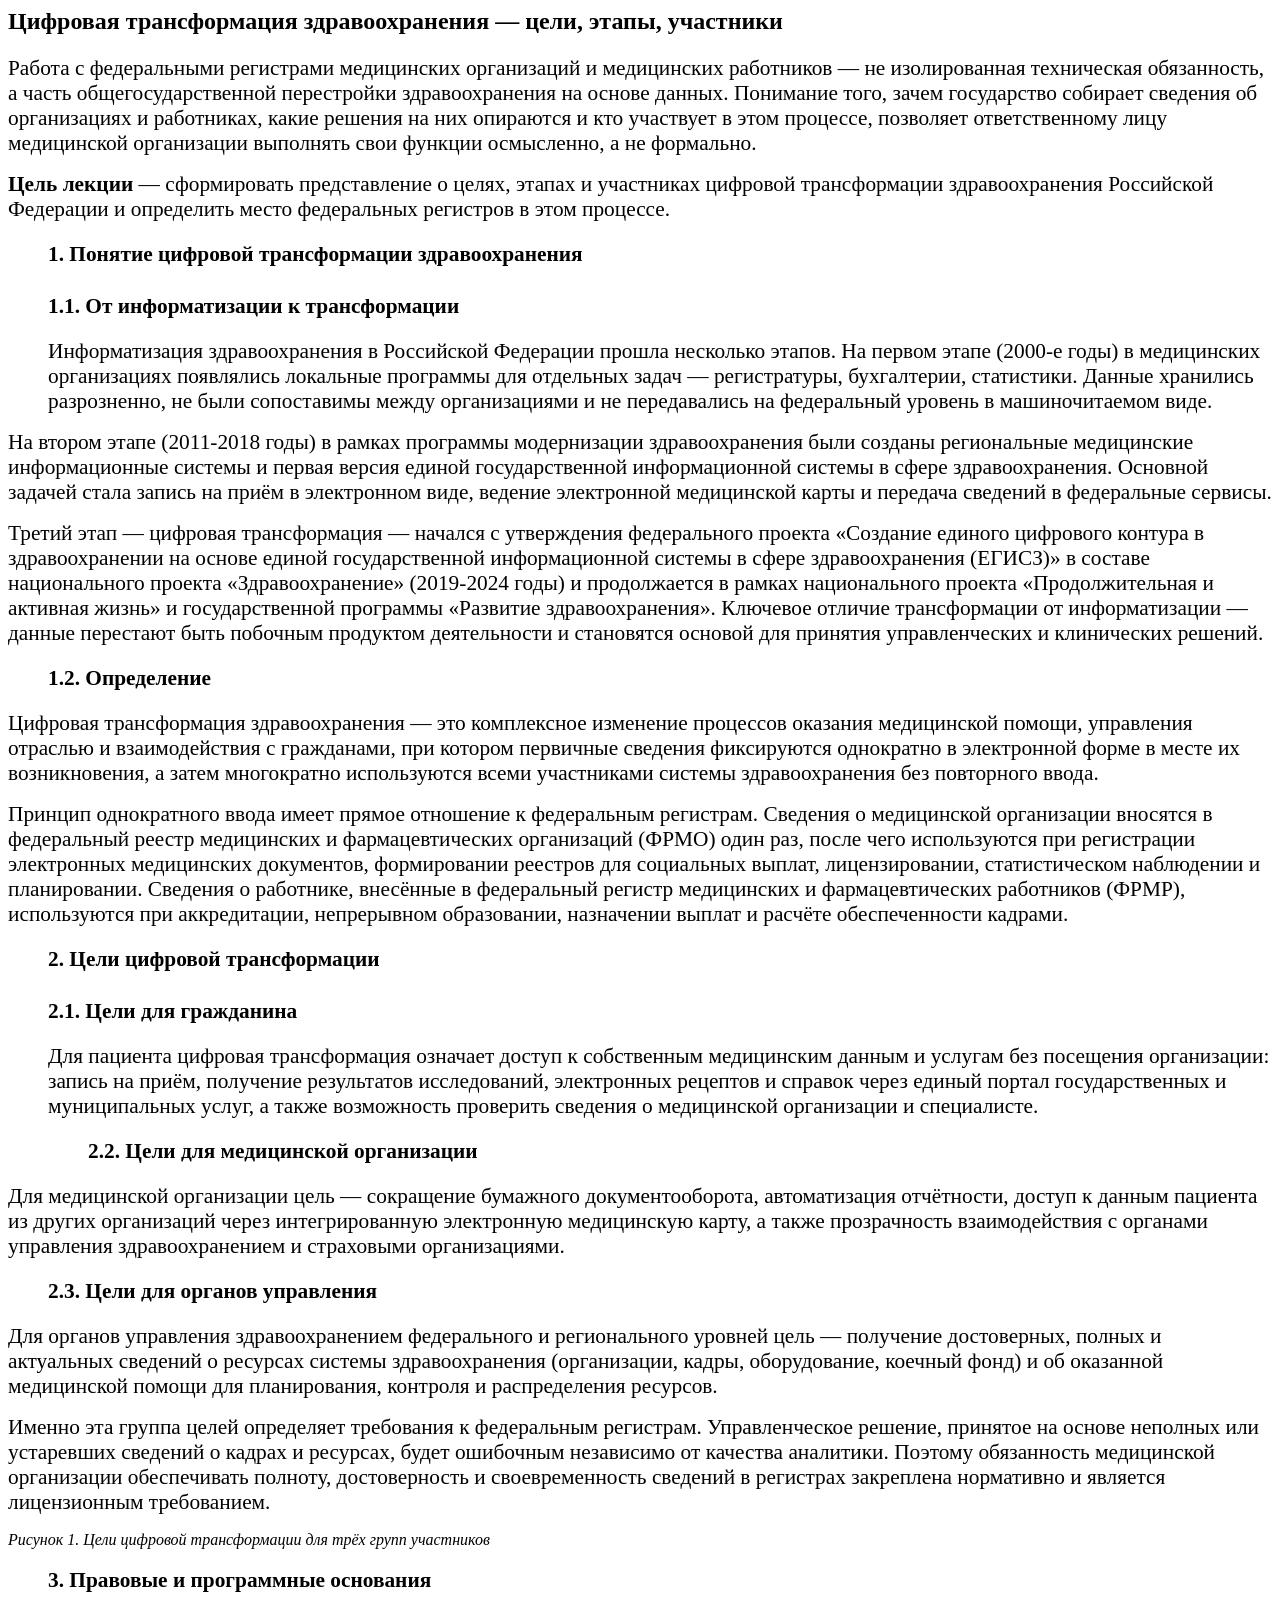
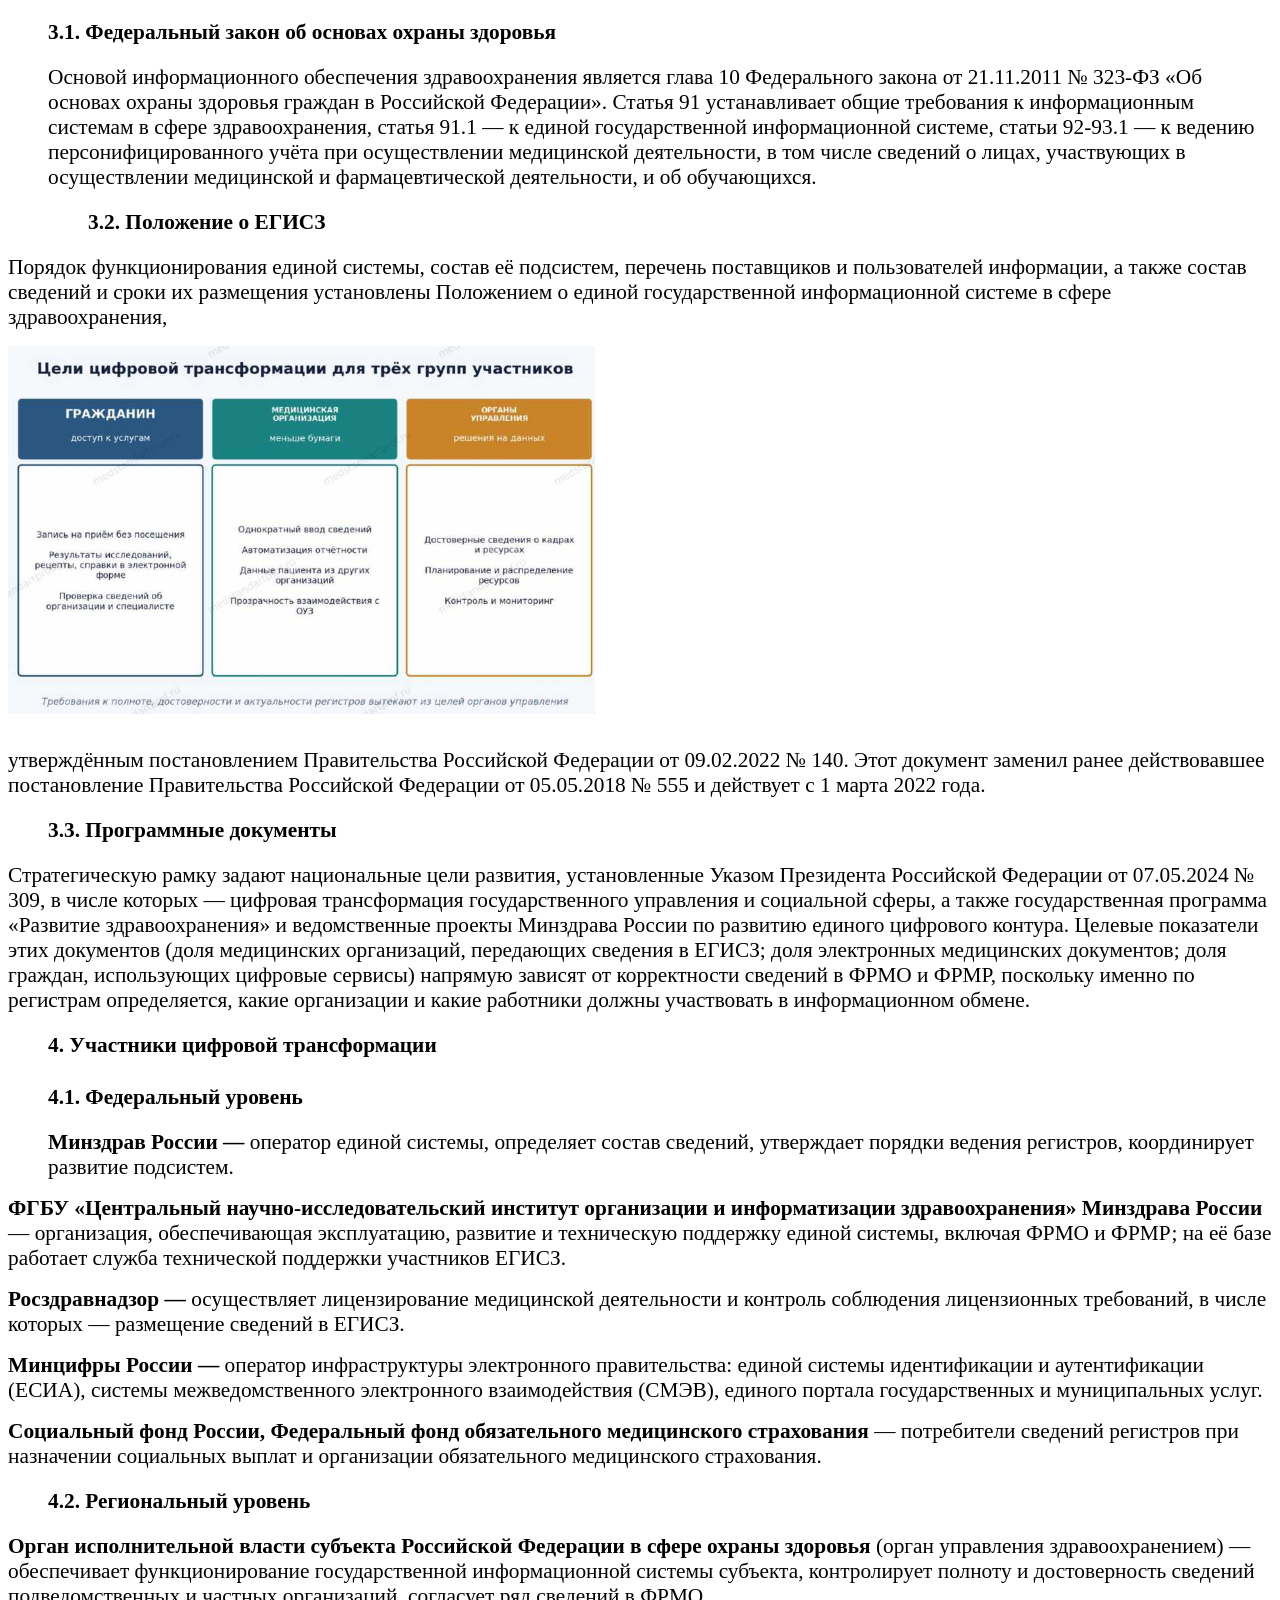
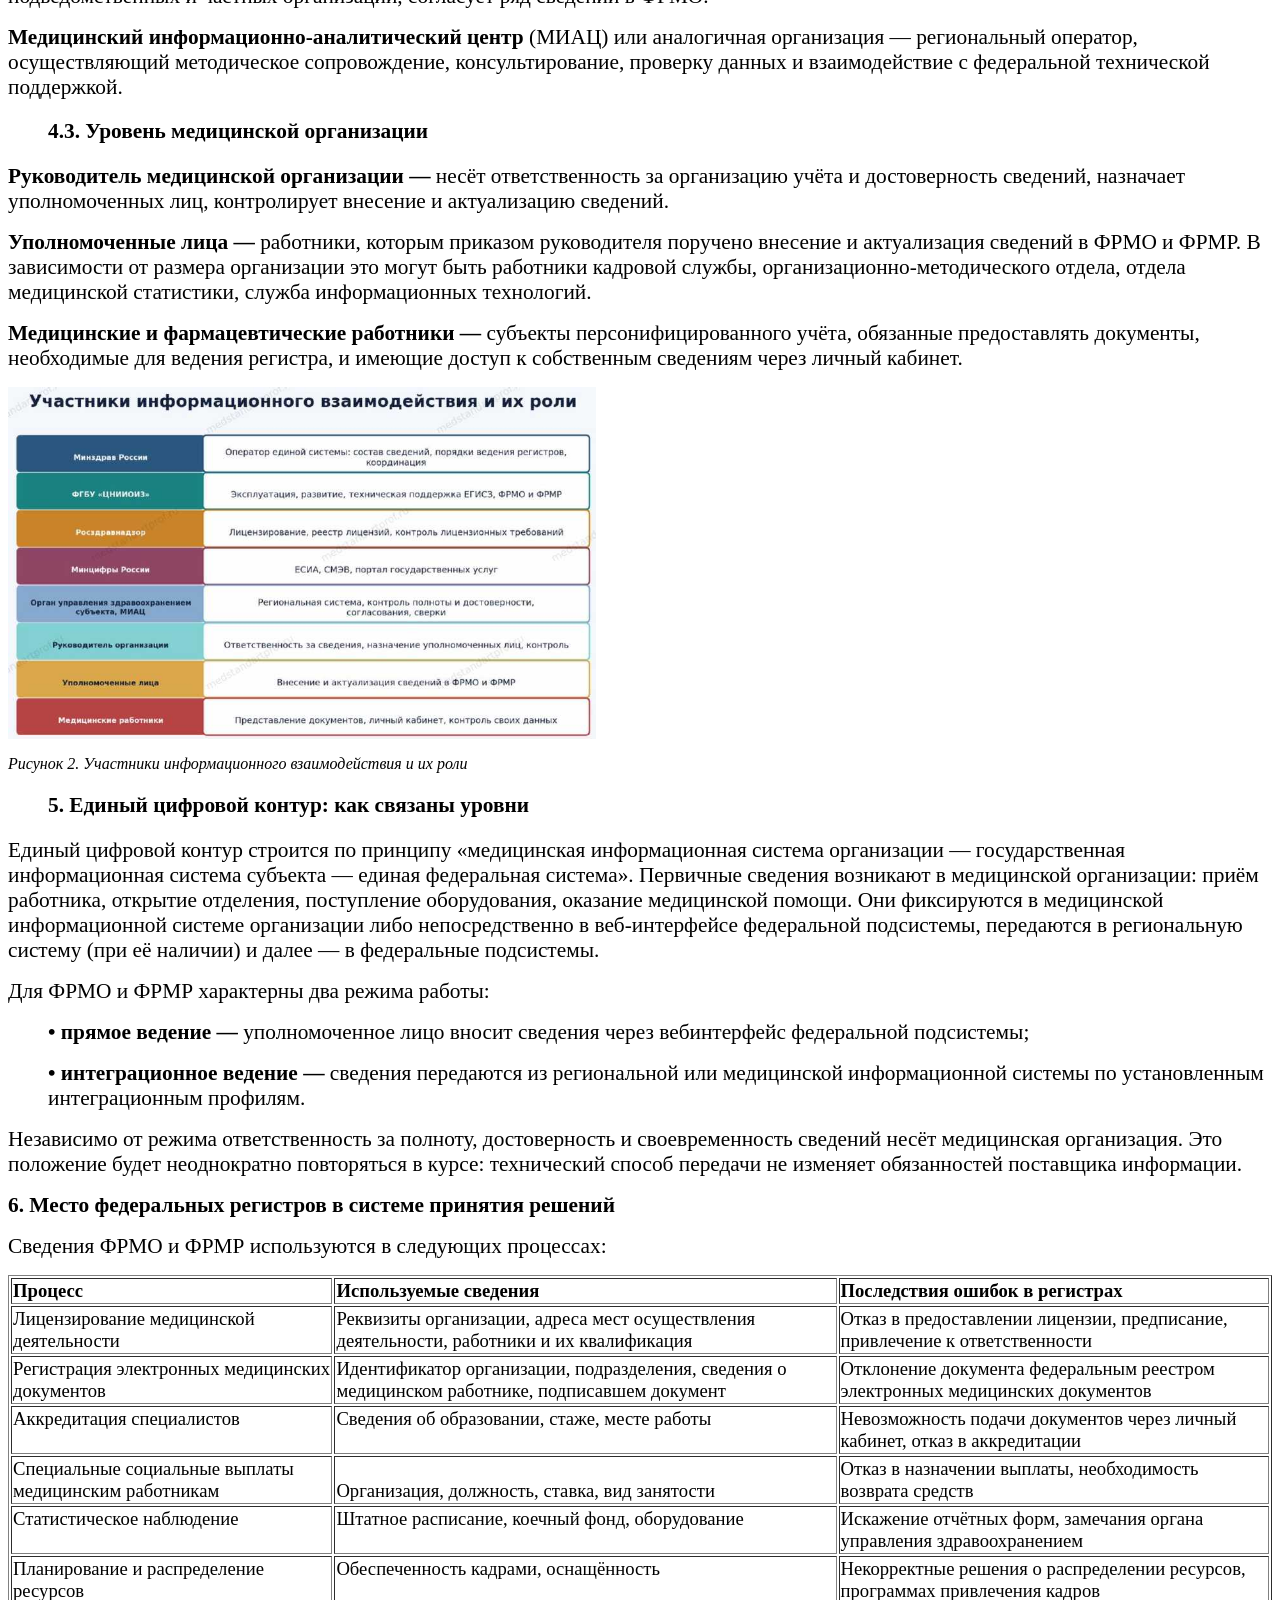
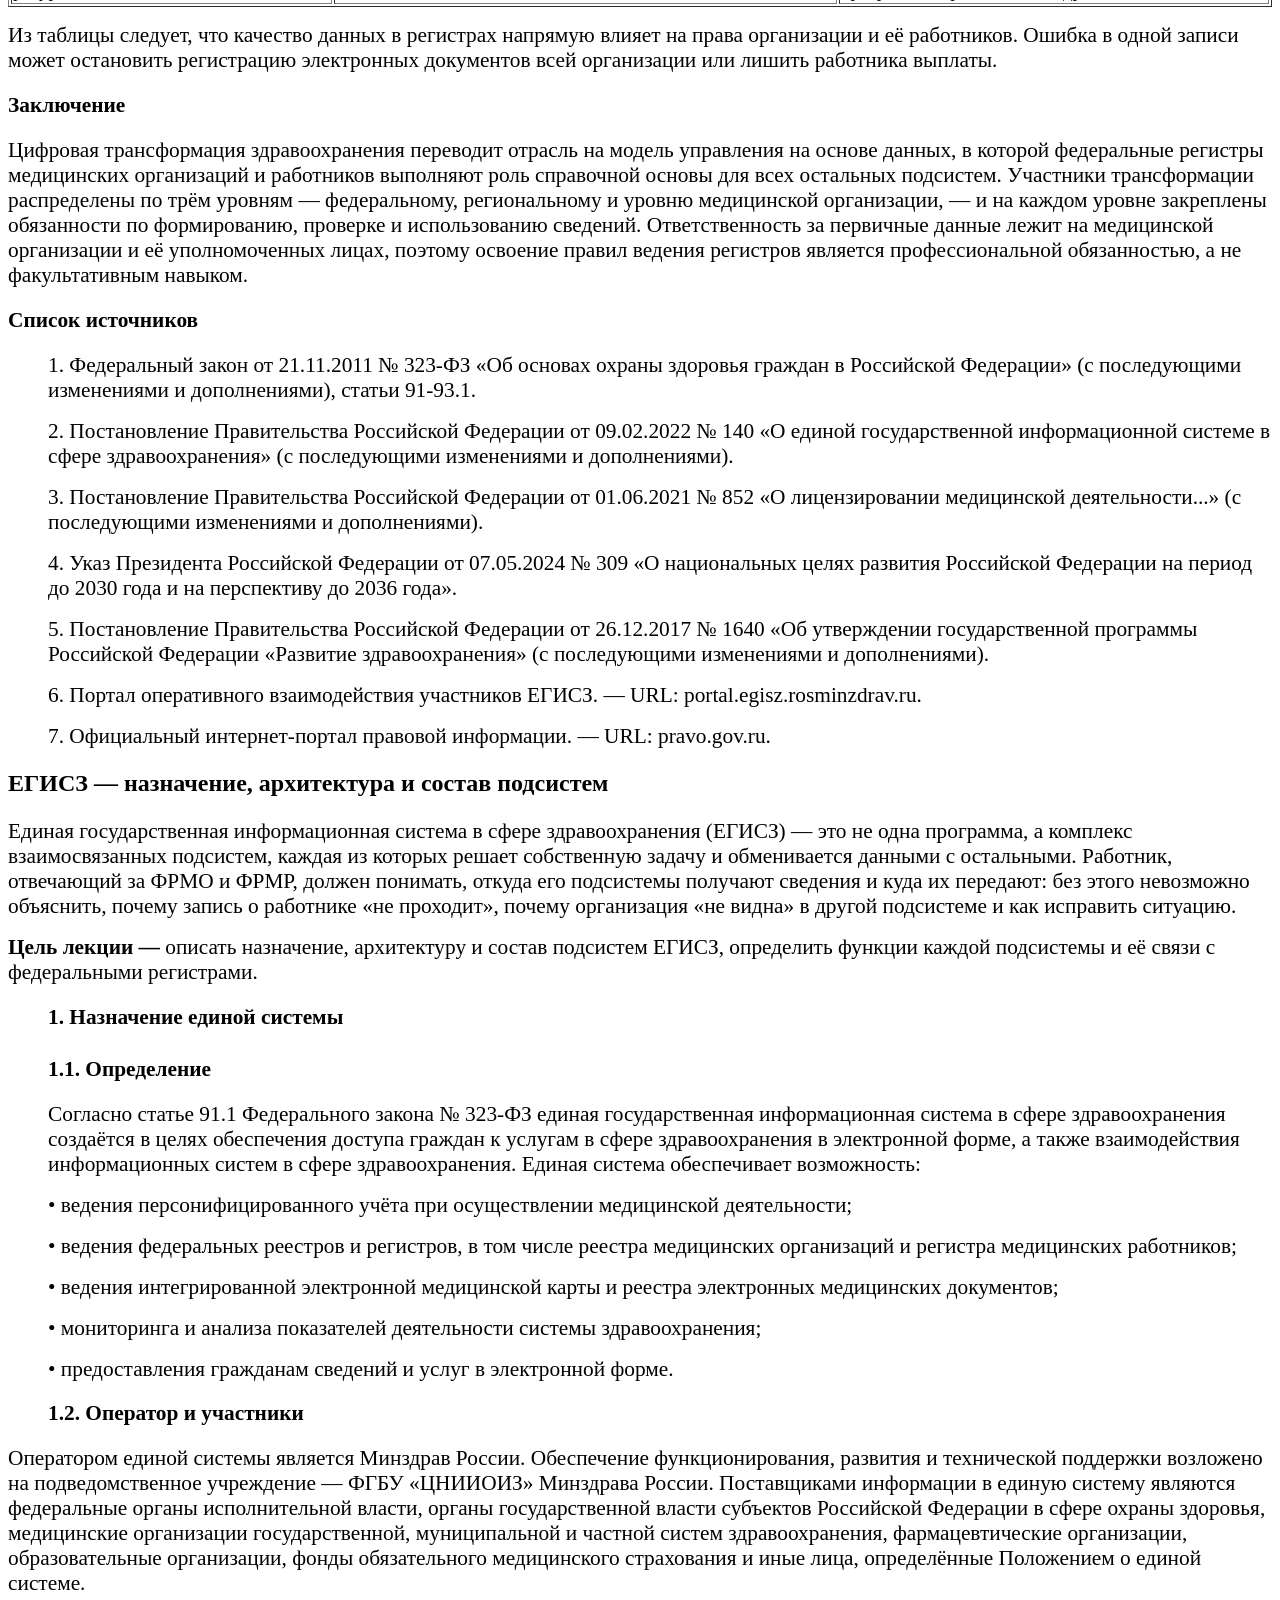
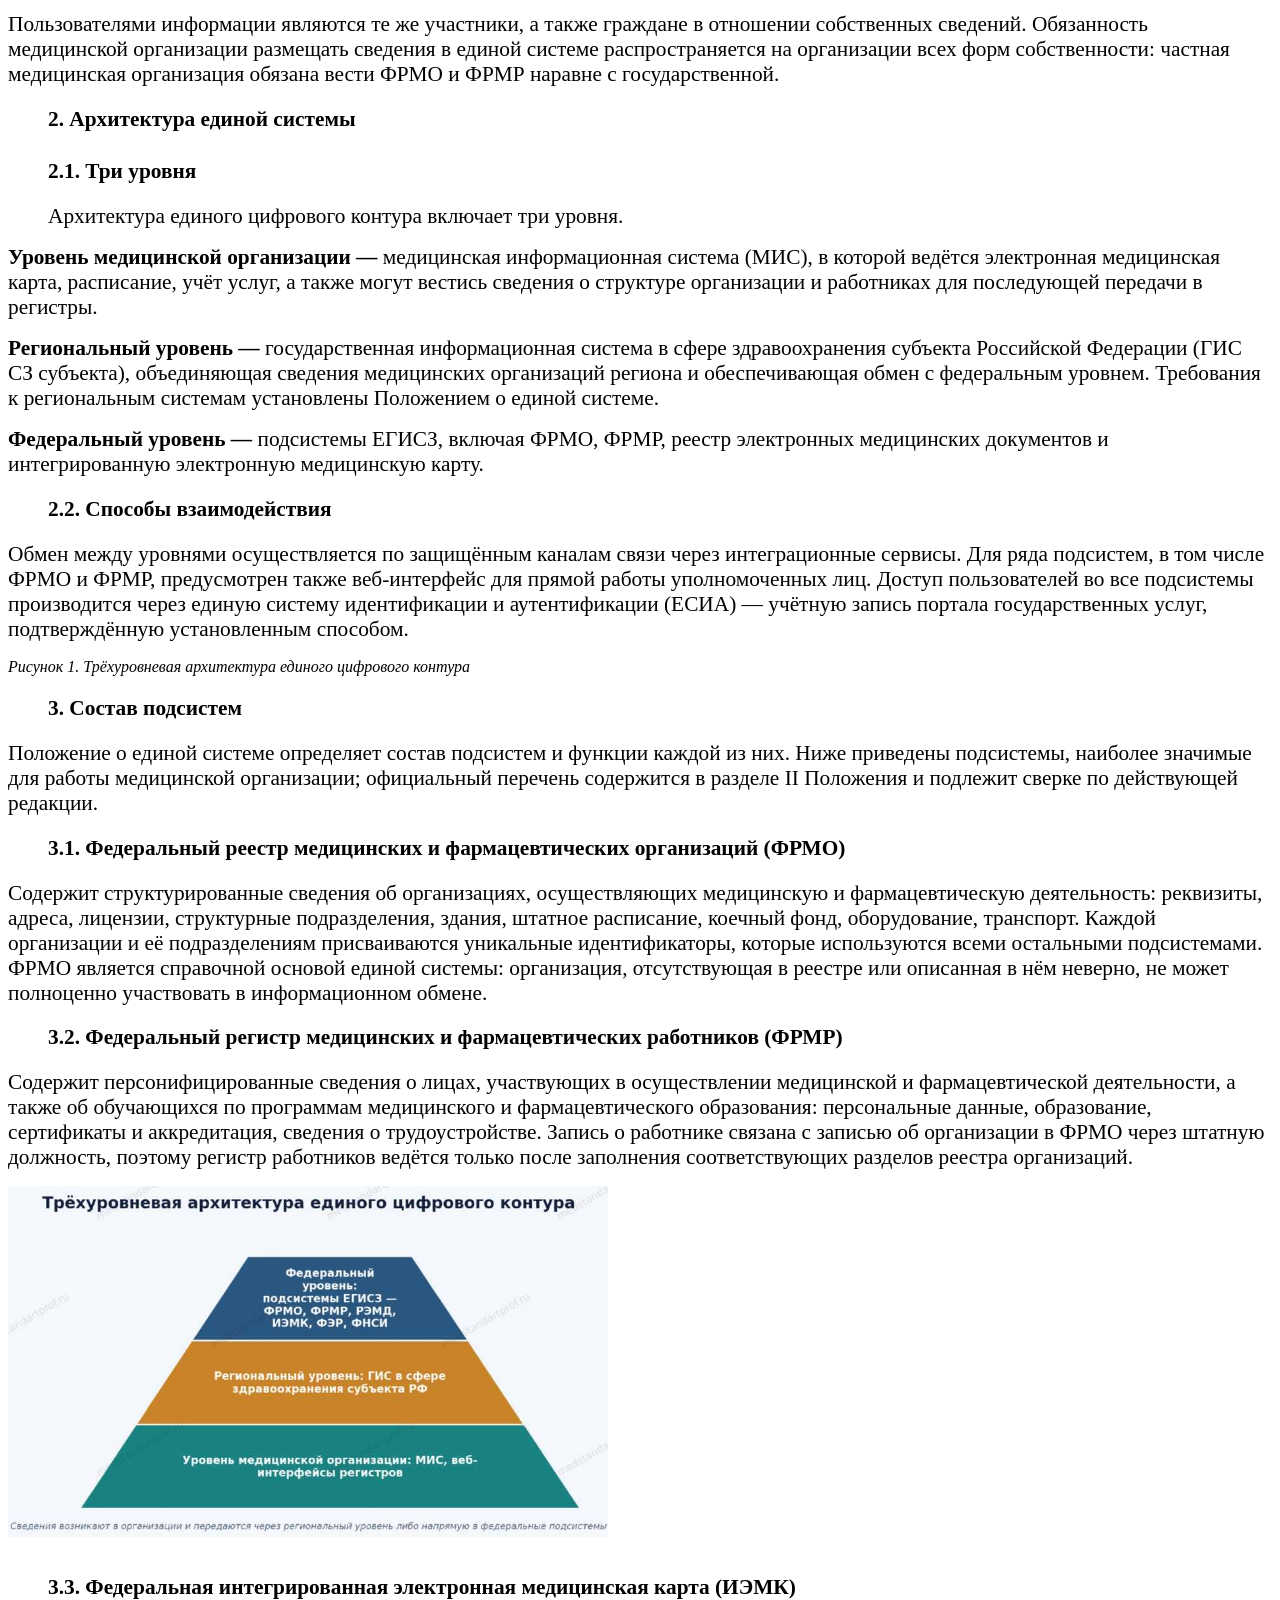
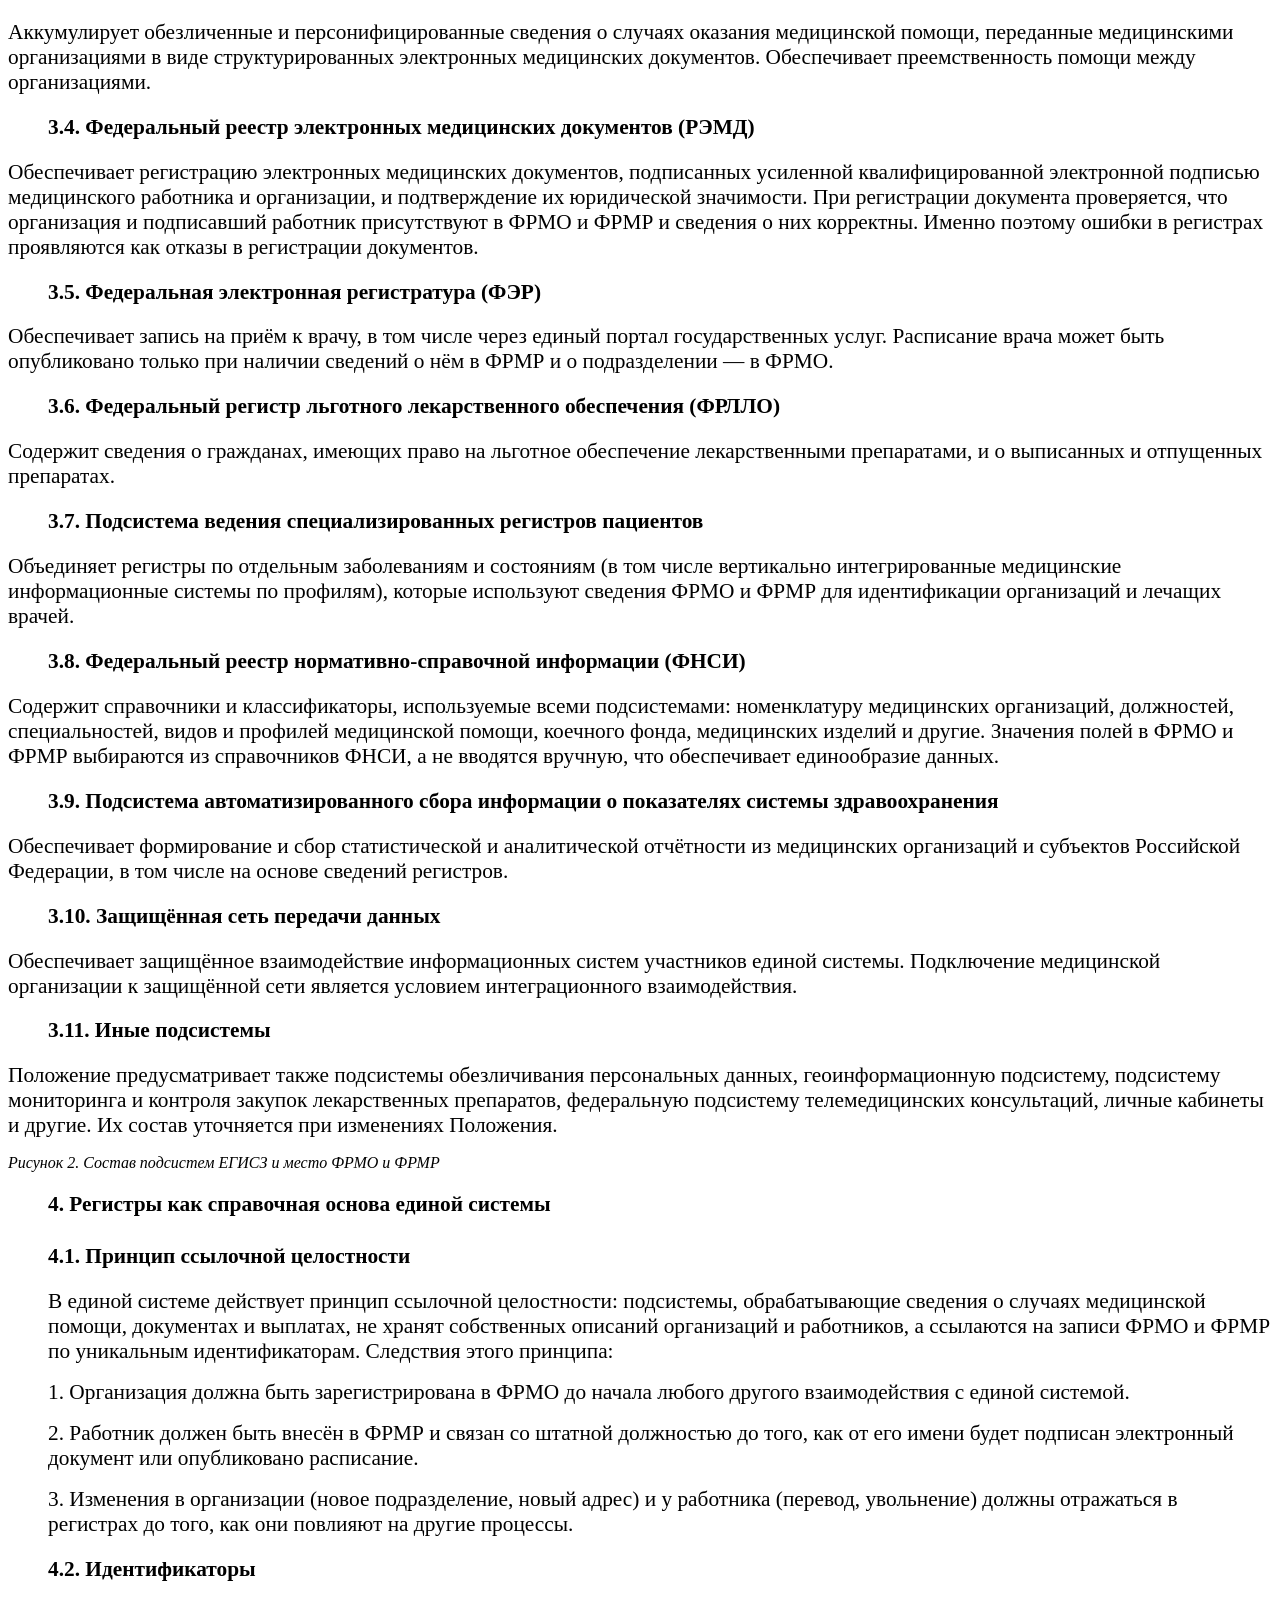
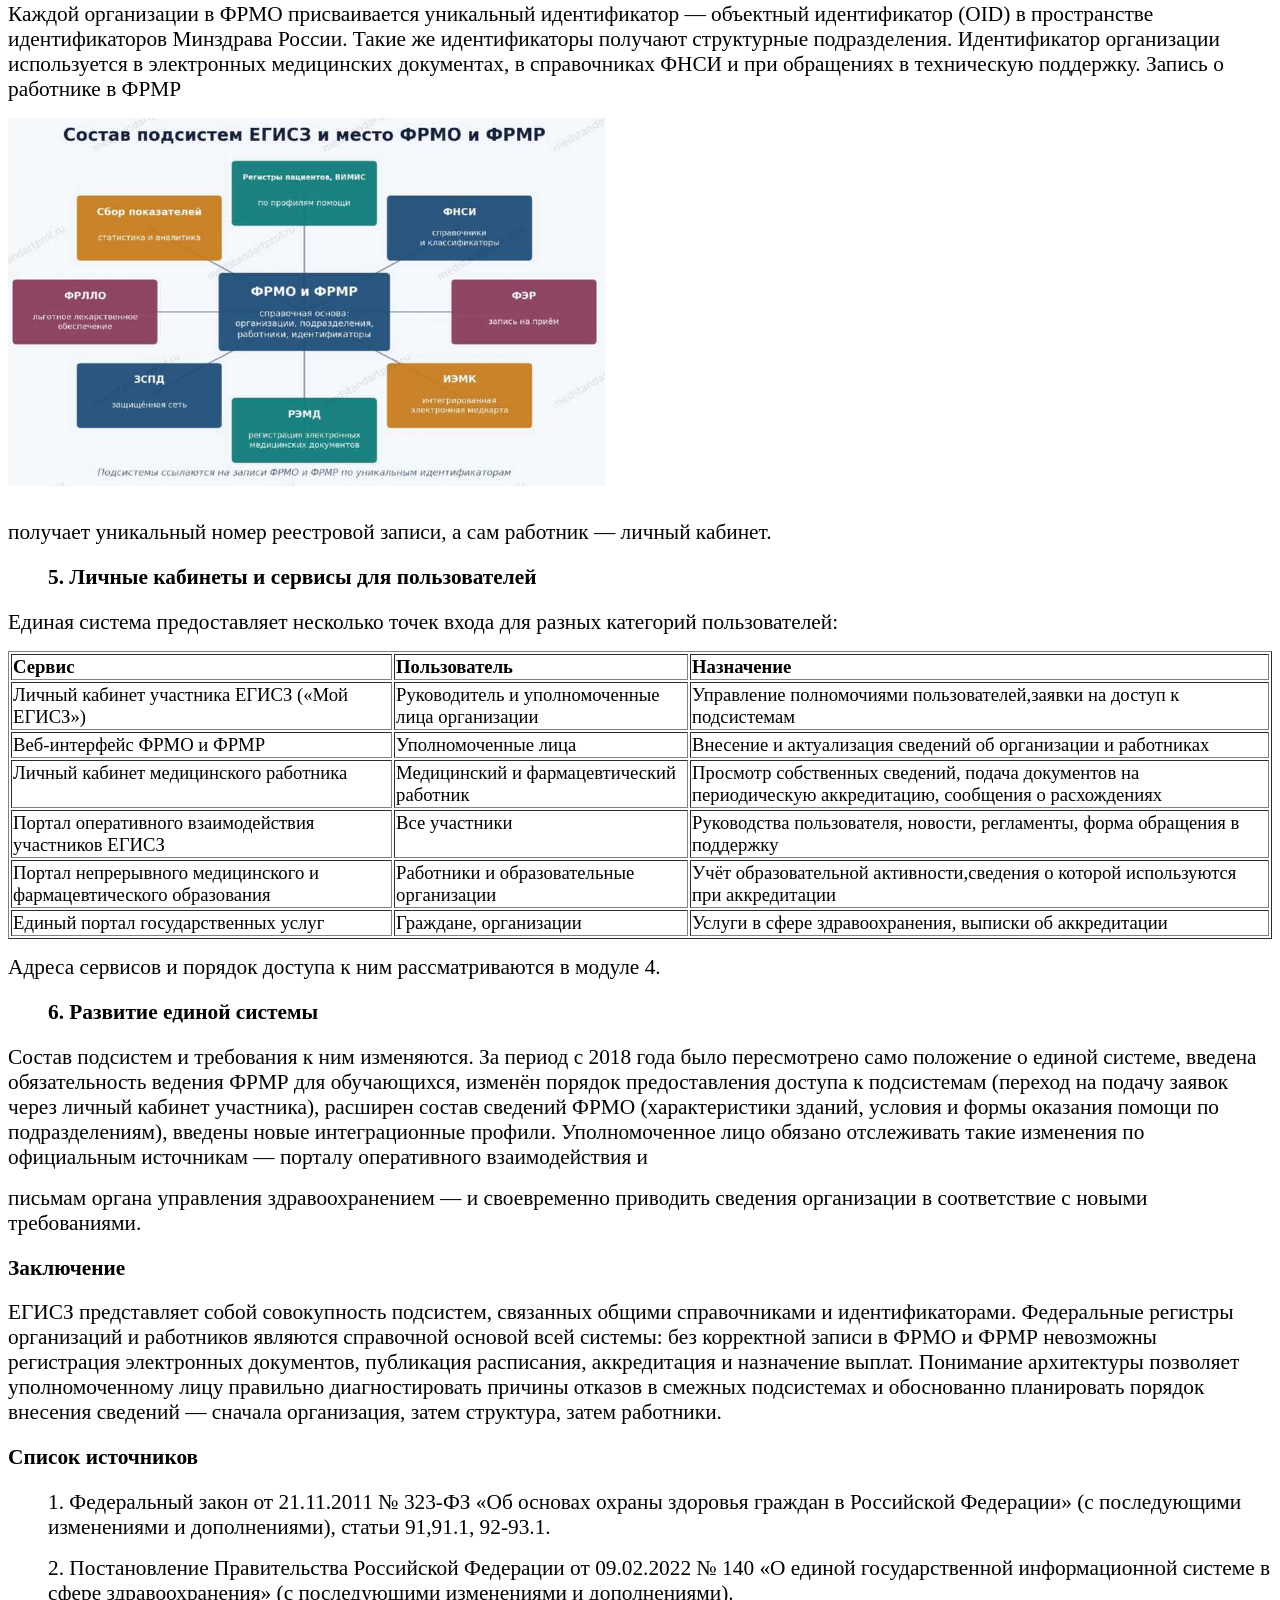
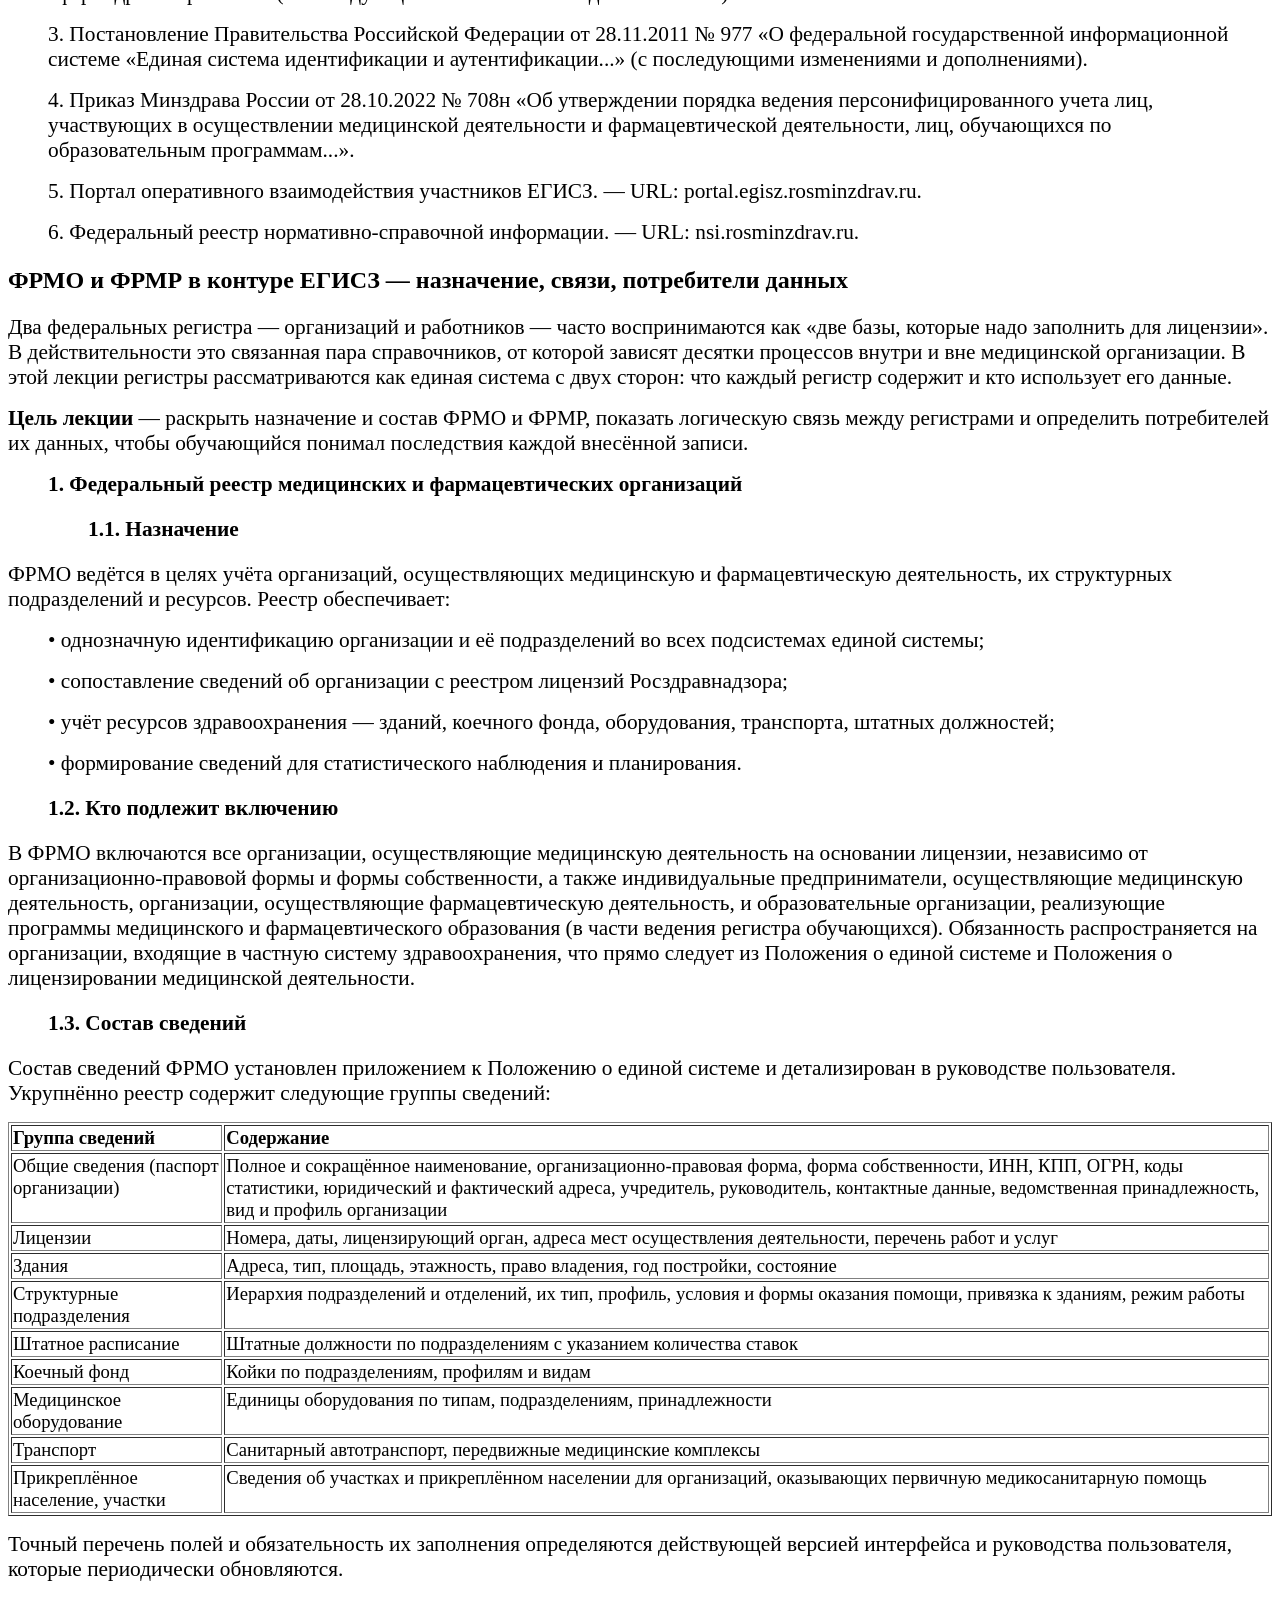
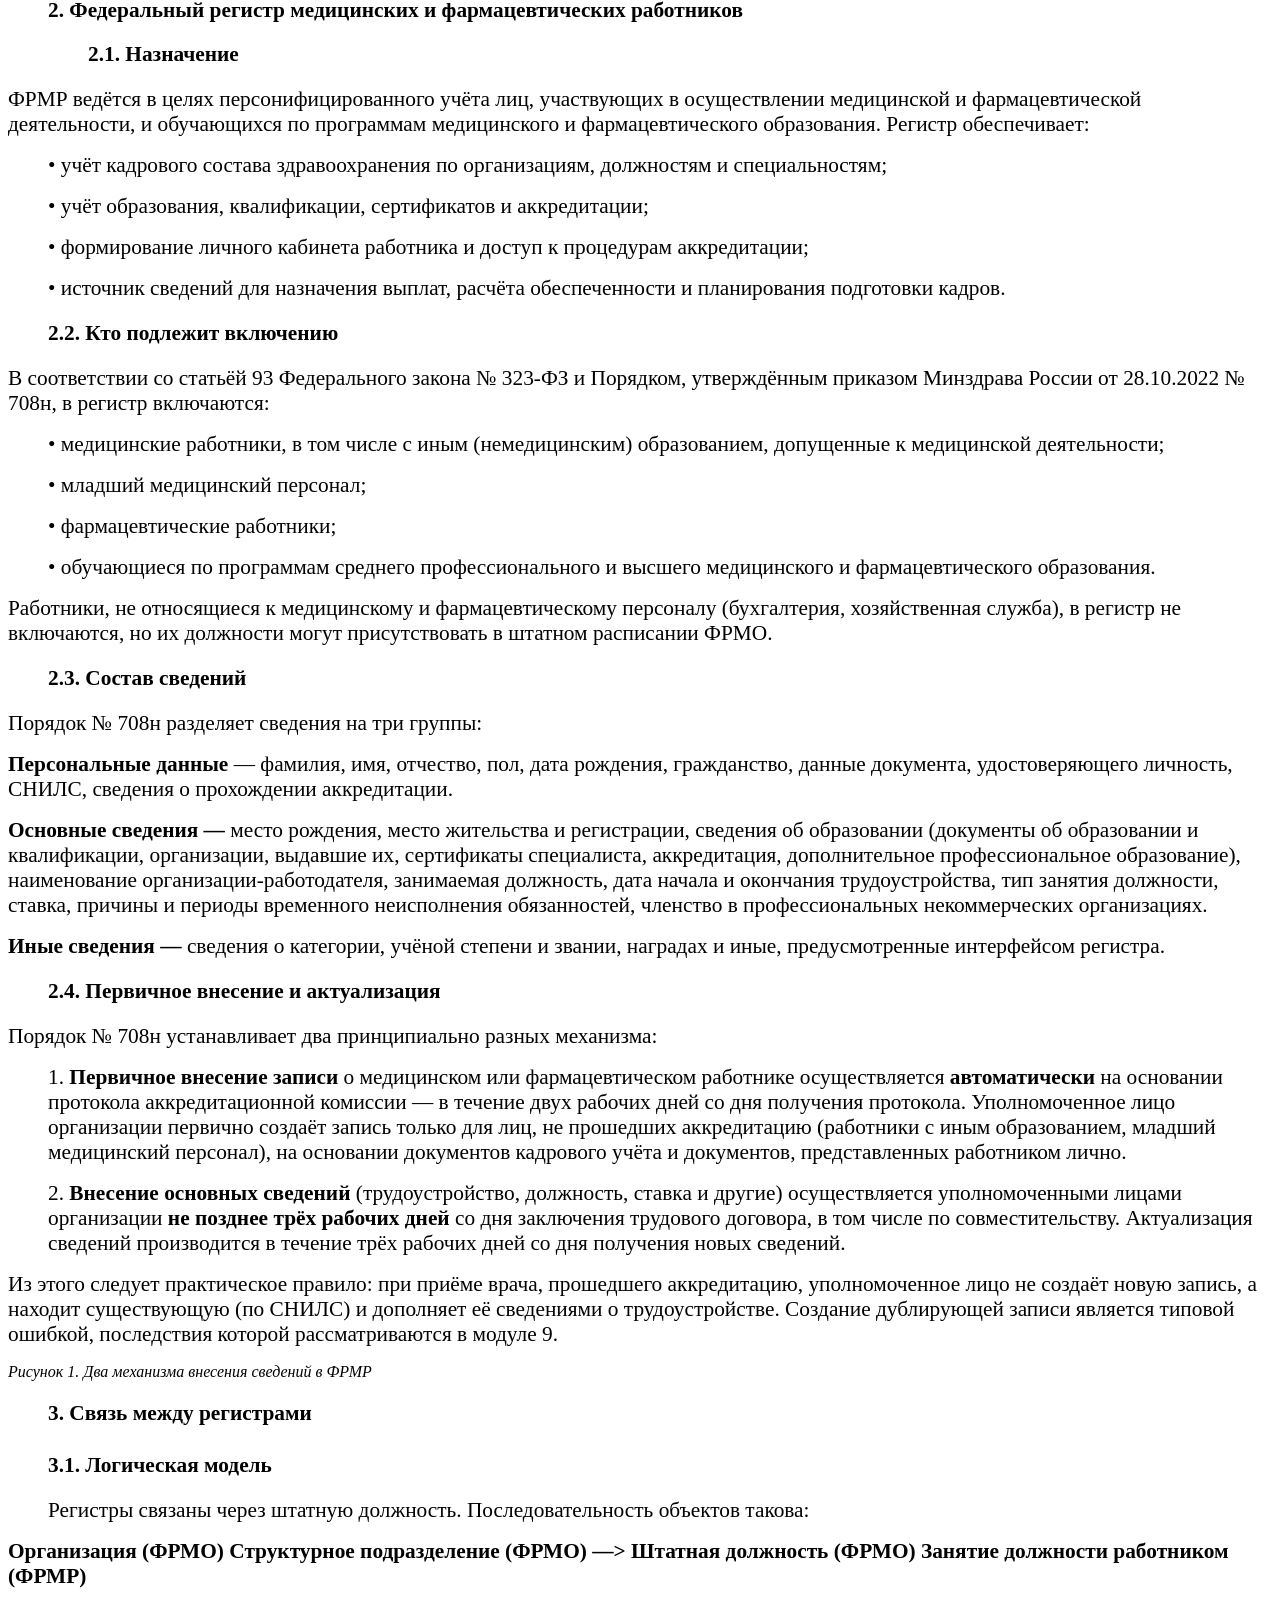
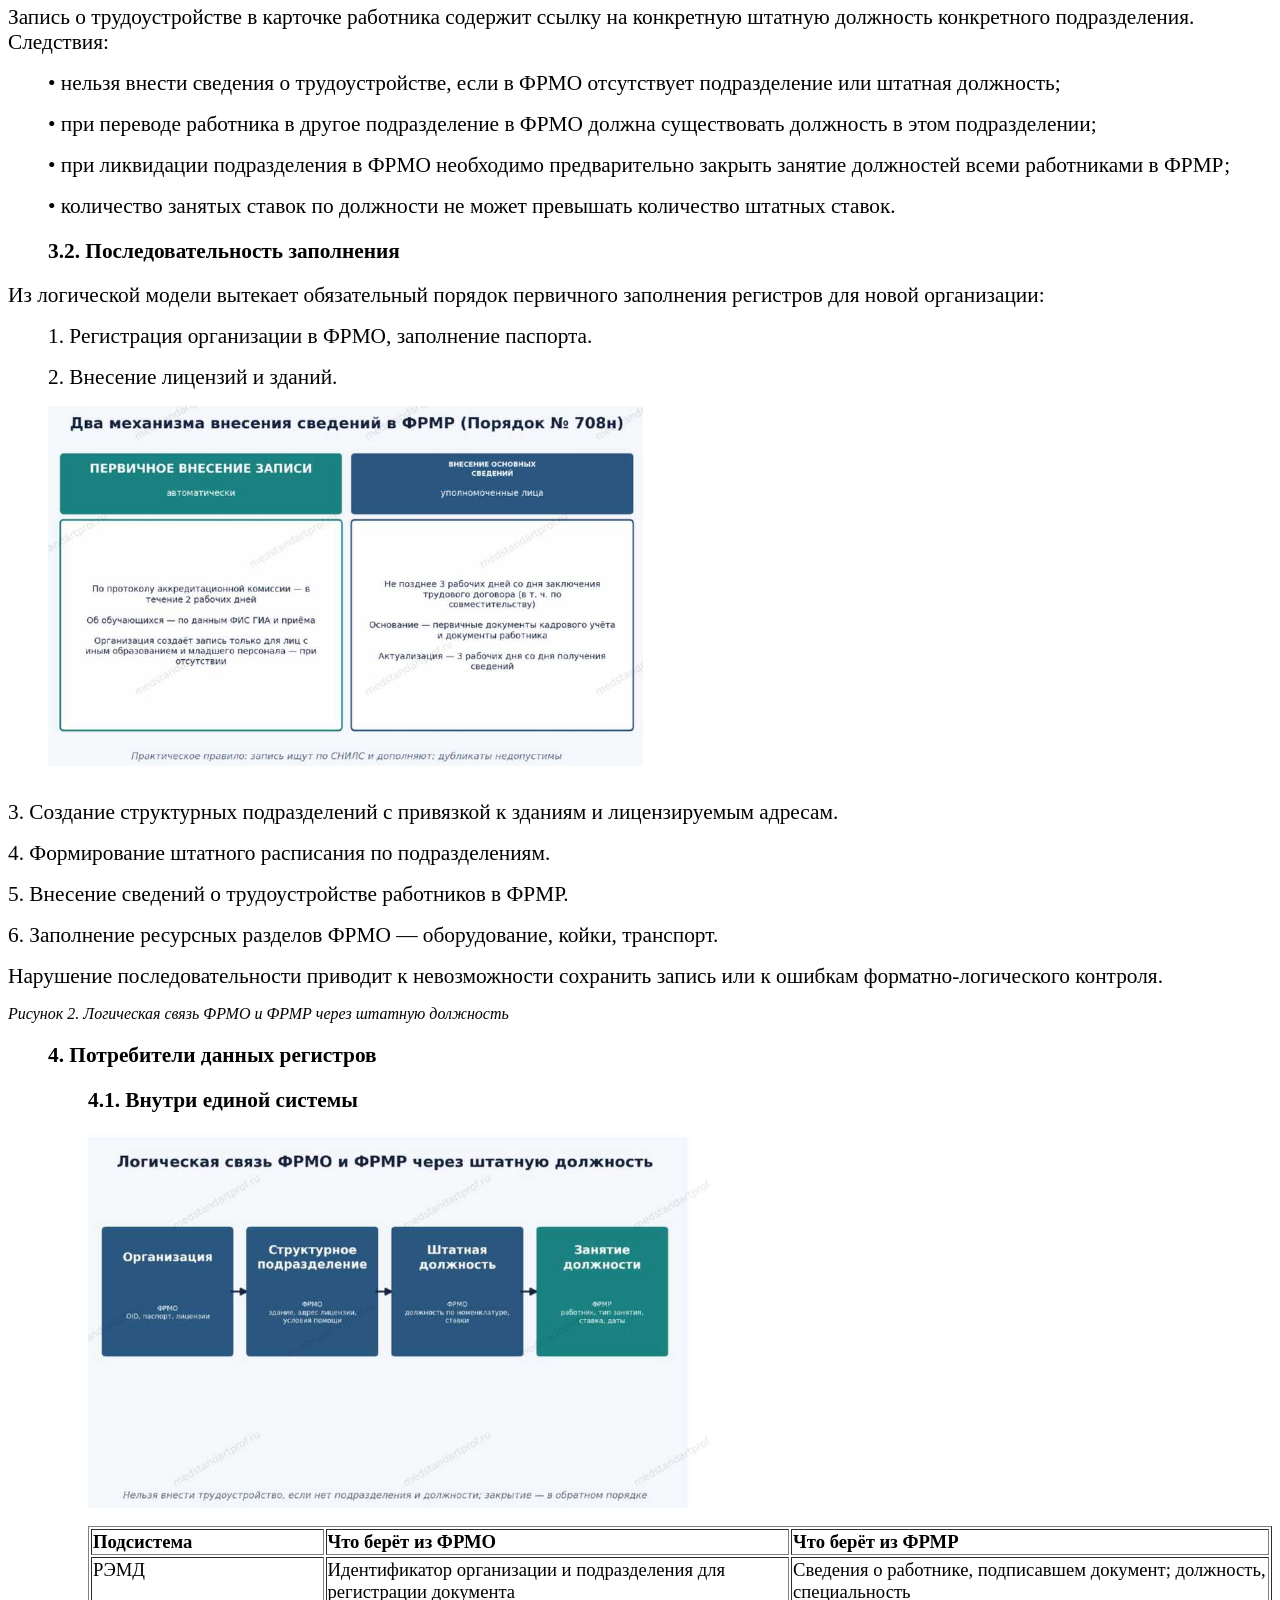
<file: лекции/лекция-1.htm>
﻿<!DOCTYPE HTML PUBLIC "-//W3C//DTD HTML 4.0 Transitional//EN"
        "http://www.w3.org/TR/1998/REC-html40-19980424/loose.dtd">
<html>
<head>
    <meta http-equiv="content-type" content="text/html; charset=UTF-8">
    <meta name="generator" content="ABBYY FineReader PDF 15">
    <meta name="author" content="PDF2Go">
    <meta name="description" content="Отсканированное изображение">
    <title>Отсканированное изображение</title>
    <style type="text/css">
        table.main {}
        tr.row {}
        td.cell {}
        div.block {}
        div.paragraph {}
        .font0 { font:12pt Times New Roman, serif; }
        .font1 { font:14pt Times New Roman, serif; }
        .font2 { font:15pt Times New Roman, serif; }
        .font3 { font:16pt Times New Roman, serif; }
        .font4 { font:18pt Times New Roman, serif; }
        .font5 { font:19pt Times New Roman, serif; }

    </style>
</head>
<body><a name="caption1"></a>
<h1><a name="bookmark0"></a><span class="font4" style="font-weight:bold;"><a name="bookmark1"></a>Цифровая трансформация здравоохранения — цели, этапы, участники</span>
</h1>
<p><span class="font3">Работа с федеральными регистрами медицинских организаций и медицинских работников — не изолированная техническая обязанность, а часть общегосударственной перестройки здравоохранения на основе данных. Понимание того, зачем государство собирает сведения об организациях и работниках, какие решения на них опираются и кто участвует в этом процессе, позволяет ответственному лицу медицинской организации выполнять свои функции осмысленно, а не формально.</span>
</p>
<p><span class="font3" style="font-weight:bold;">Цель лекции </span><span class="font3">— сформировать представление о целях, этапах и участниках цифровой трансформации здравоохранения Российской Федерации и определить место федеральных регистров в этом процессе.</span>
</p>
<ul style="list-style:none;">
    <li>
        <h2><a name="bookmark2"></a><span class="font3" style="font-weight:bold;"><a name="bookmark3"></a>1. Понятие цифровой трансформации здравоохранения</span><br><br><span
                class="font3" style="font-weight:bold;"><a
                name="bookmark4"></a>1.1. От информатизации к трансформации</span></h2>
        <p><span class="font3">Информатизация здравоохранения в Российской Федерации прошла несколько этапов. На первом этапе (2000-е годы) в медицинских организациях появлялись локальные программы для отдельных задач — регистратуры, бухгалтерии, статистики. Данные хранились разрозненно, не были сопоставимы между организациями и не передавались на федеральный уровень в машиночитаемом виде.</span>
        </p></li>
</ul>
<p><span class="font3">На втором этапе (2011-2018 годы) в рамках программы модернизации здравоохранения были созданы региональные медицинские информационные системы и первая версия единой государственной информационной системы в сфере здравоохранения. Основной задачей стала запись на приём в электронном виде, ведение электронной медицинской карты и передача сведений в федеральные сервисы.</span>
</p>
<p><span class="font3">Третий этап — цифровая трансформация — начался с утверждения федерального проекта «Создание единого цифрового контура в здравоохранении на основе единой государственной информационной системы в сфере здравоохранения (ЕГИСЗ)» в составе национального проекта «Здравоохранение» (2019-2024 годы) и продолжается в рамках национального проекта «Продолжительная и активная жизнь» и государственной программы «Развитие здравоохранения». Ключевое отличие трансформации от информатизации — данные перестают быть побочным продуктом деятельности и становятся основой для принятия управленческих и клинических решений.</span>
</p>
<ul style="list-style:none;">
    <li>
        <h2><a name="bookmark5"></a><span class="font3" style="font-weight:bold;"><a name="bookmark6"></a>1.2. Определение</span>
        </h2></li>
</ul>
<p><span class="font3">Цифровая трансформация здравоохранения — это комплексное изменение процессов оказания медицинской помощи, управления отраслью и взаимодействия с гражданами, при котором первичные сведения фиксируются однократно в электронной форме в месте их возникновения, а затем многократно используются всеми участниками системы здравоохранения без повторного ввода.</span>
</p>
<p><span class="font3">Принцип однократного ввода имеет прямое отношение к федеральным регистрам. Сведения о медицинской организации вносятся в федеральный реестр медицинских и фармацевтических организаций (ФРМО) один раз, после чего используются при регистрации электронных медицинских документов, формировании реестров для социальных выплат, лицензировании, статистическом наблюдении и планировании. Сведения о работнике, внесённые в федеральный регистр медицинских и фармацевтических работников (ФРМР), используются при аккредитации, непрерывном образовании, назначении выплат и расчёте обеспеченности кадрами.</span>
</p>
<ul style="list-style:none;">
    <li>
        <h2><a name="bookmark7"></a><span class="font3" style="font-weight:bold;"><a name="bookmark8"></a>2. Цели цифровой трансформации</span><br><br><span
                class="font3" style="font-weight:bold;"><a name="bookmark9"></a>2.1. Цели для гражданина</span></h2>
        <p><span class="font3">Для пациента цифровая трансформация означает доступ к собственным медицинским данным и услугам без посещения организации: запись на приём, получение результатов исследований, электронных рецептов и справок через единый портал государственных и муниципальных услуг, а также возможность проверить сведения о медицинской организации и специалисте.</span>
        </p>
        <ul style="list-style:none;">
            <li>
                <h2><a name="bookmark10"></a><span class="font3" style="font-weight:bold;"><a name="bookmark11"></a>2.2. Цели для медицинской организации</span>
                </h2></li>
        </ul>
    </li>
</ul>
<p><span class="font3">Для медицинской организации цель — сокращение бумажного документооборота, автоматизация отчётности, доступ к данным пациента из других организаций через интегрированную электронную медицинскую карту, а также прозрачность взаимодействия с органами управления здравоохранением и страховыми организациями.</span>
</p>
<ul style="list-style:none;">
    <li>
        <h2><a name="bookmark12"></a><span class="font3" style="font-weight:bold;"><a name="bookmark13"></a>2.3. Цели для органов управления</span>
        </h2></li>
</ul>
<p><span class="font3">Для органов управления здравоохранением федерального и регионального уровней цель — получение достоверных, полных и актуальных сведений о ресурсах системы здравоохранения (организации, кадры, оборудование, коечный фонд) и об оказанной медицинской помощи для планирования, контроля и распределения ресурсов.</span>
</p>
<p><span class="font3">Именно эта группа целей определяет требования к федеральным регистрам. Управленческое решение, принятое на основе неполных или устаревших сведений о кадрах и ресурсах, будет ошибочным независимо от качества аналитики. Поэтому обязанность медицинской организации обеспечивать полноту, достоверность и своевременность сведений в регистрах закреплена нормативно и является лицензионным требованием.</span>
</p>
<p><span class="font0"
         style="font-style:italic;">Рисунок 1. Цели цифровой трансформации для трёх групп участников</span></p>
<ul style="list-style:none;">
    <li>
        <h2><a name="bookmark14"></a><span class="font3" style="font-weight:bold;"><a name="bookmark15"></a>3. Правовые и программные основания</span><br><br><span
                class="font3" style="font-weight:bold;"><a name="bookmark16"></a>3.1. Федеральный закон об основах охраны здоровья</span>
        </h2>
        <p><span class="font3">Основой информационного обеспечения здравоохранения является глава 10 Федерального закона от 21.11.2011 № 323-ФЗ «Об основах охраны здоровья граждан в Российской Федерации». Статья 91 устанавливает общие требования к информационным системам в сфере здравоохранения, статья 91.1 — к единой государственной информационной системе, статьи 92-93.1 — к ведению персонифицированного учёта при осуществлении медицинской деятельности, в том числе сведений о лицах, участвующих в осуществлении медицинской и фармацевтической деятельности, и об обучающихся.</span>
        </p>
        <ul style="list-style:none;">
            <li>
                <h2><a name="bookmark17"></a><span class="font3" style="font-weight:bold;"><a name="bookmark18"></a>3.2. Положение о ЕГИСЗ</span>
                </h2></li>
        </ul>
    </li>
</ul>
<p><span class="font3">Порядок функционирования единой системы, состав её подсистем, перечень поставщиков и пользователей информации, а также состав сведений и сроки их размещения установлены Положением о единой государственной информационной системе в сфере здравоохранения,</span>
</p>
<div><img src="лекция-1_files/3b353a46384f-1-1.jpg" alt="" style="width:440pt;height:276pt;">
</div>
<br clear="all">
<p><span class="font3">утверждённым постановлением Правительства Российской Федерации от 09.02.2022 № 140. Этот документ заменил ранее действовавшее постановление Правительства Российской Федерации от 05.05.2018 № 555 и действует с 1 марта 2022 года.</span>
</p>
<ul style="list-style:none;">
    <li>
        <h2><a name="bookmark19"></a><span class="font3" style="font-weight:bold;"><a name="bookmark20"></a>3.3. Программные документы</span>
        </h2></li>
</ul>
<p><span class="font3">Стратегическую рамку задают национальные цели развития, установленные Указом Президента Российской Федерации от 07.05.2024 № 309, в числе которых — цифровая трансформация государственного управления и социальной сферы, а также государственная программа «Развитие здравоохранения» и ведомственные проекты Минздрава России по развитию единого цифрового контура. Целевые показатели этих документов (доля медицинских организаций, передающих сведения в ЕГИСЗ; доля электронных медицинских документов; доля граждан, использующих цифровые сервисы) напрямую зависят от корректности сведений в ФРМО и ФРМР, поскольку именно по регистрам определяется, какие организации и какие работники должны участвовать в информационном обмене.</span>
</p>
<ul style="list-style:none;">
    <li>
        <h2><a name="bookmark21"></a><span class="font3" style="font-weight:bold;"><a name="bookmark22"></a>4. Участники цифровой трансформации</span><br><br><span
                class="font3" style="font-weight:bold;"><a name="bookmark23"></a>4.1. Федеральный уровень</span></h2>
        <p><span class="font3" style="font-weight:bold;">Минздрав России — </span><span class="font3">оператор единой системы, определяет состав сведений, утверждает порядки ведения регистров, координирует развитие подсистем.</span>
        </p></li>
</ul>
<p><span class="font3" style="font-weight:bold;">ФГБУ «Центральный научно-исследовательский институт организации и информатизации здравоохранения» Минздрава России </span><span
        class="font3">— организация, обеспечивающая эксплуатацию, развитие и техническую поддержку единой системы, включая ФРМО и ФРМР; на её базе работает служба технической поддержки участников ЕГИСЗ.</span>
</p>
<p><span class="font3" style="font-weight:bold;">Росздравнадзор — </span><span class="font3">осуществляет лицензирование медицинской деятельности и контроль соблюдения лицензионных требований, в числе которых — размещение сведений в ЕГИСЗ.</span>
</p>
<p><span class="font3" style="font-weight:bold;">Минцифры России — </span><span class="font3">оператор инфраструктуры электронного правительства: единой системы идентификации и аутентификации (ЕСИА), системы межведомственного электронного взаимодействия (СМЭВ), единого портала государственных и муниципальных услуг.</span>
</p>
<p><span class="font3" style="font-weight:bold;">Социальный фонд России, Федеральный фонд обязательного медицинского страхования </span><span
        class="font3">— потребители сведений регистров при назначении социальных выплат и организации обязательного медицинского страхования.</span>
</p>
<ul style="list-style:none;">
    <li>
        <h2><a name="bookmark24"></a><span class="font3" style="font-weight:bold;"><a name="bookmark25"></a>4.2. Региональный уровень</span>
        </h2></li>
</ul>
<p><span class="font3" style="font-weight:bold;">Орган исполнительной власти субъекта Российской Федерации в сфере охраны здоровья </span><span
        class="font3">(орган управления здравоохранением) — обеспечивает функционирование государственной информационной системы субъекта, контролирует полноту и достоверность сведений подведомственных и частных организаций, согласует ряд сведений в ФРМО.</span>
</p>
<p><span class="font3" style="font-weight:bold;">Медицинский информационно-аналитический центр </span><span
        class="font3">(МИАЦ) или аналогичная организация — региональный оператор, осуществляющий методическое сопровождение, консультирование, проверку данных и взаимодействие с федеральной технической поддержкой.</span>
</p>
<ul style="list-style:none;">
    <li>
        <h2><a name="bookmark26"></a><span class="font3" style="font-weight:bold;"><a name="bookmark27"></a>4.3. Уровень медицинской организации</span>
        </h2></li>
</ul>
<p><span class="font3" style="font-weight:bold;">Руководитель медицинской организации — </span><span class="font3">несёт ответственность за организацию учёта и достоверность сведений, назначает уполномоченных лиц, контролирует внесение и актуализацию сведений.</span>
</p>
<p><span class="font3" style="font-weight:bold;">Уполномоченные лица — </span><span class="font3">работники, которым приказом руководителя поручено внесение и актуализация сведений в ФРМО и ФРМР. В зависимости от размера организации это могут быть работники кадровой службы, организационно-методического отдела, отдела медицинской статистики, служба информационных технологий.</span>
</p>
<p><span class="font3" style="font-weight:bold;">Медицинские и фармацевтические работники — </span><span class="font3">субъекты персонифицированного учёта, обязанные предоставлять документы, необходимые для ведения регистра, и имеющие доступ к собственным сведениям через личный кабинет.</span>
</p><img src="лекция-1_files/3b353a46384f-1-2.jpg" alt="" style="width:441pt;height:264pt;">
<p><span class="font0" style="font-style:italic;">Рисунок 2. Участники информационного взаимодействия и их роли</span>
</p>
<ul style="list-style:none;">
    <li>
        <h2><a name="bookmark28"></a><span class="font3" style="font-weight:bold;"><a name="bookmark29"></a>5. Единый цифровой контур: как связаны уровни</span>
        </h2></li>
</ul>
<p><span class="font3">Единый цифровой контур строится по принципу «медицинская информационная система организации — государственная информационная система субъекта — единая федеральная система». Первичные сведения возникают в медицинской организации: приём работника, открытие отделения, поступление оборудования, оказание медицинской помощи. Они фиксируются в медицинской информационной системе организации либо непосредственно в веб-интерфейсе федеральной подсистемы, передаются в региональную систему (при её наличии) и далее — в федеральные подсистемы.</span>
</p>
<p><span class="font3">Для ФРМО и ФРМР характерны два режима работы:</span></p>
<ul style="list-style:none;">
    <li>
        <p><span class="font3" style="font-weight:bold;">• прямое ведение — </span><span class="font3">уполномоченное лицо вносит сведения через вебинтерфейс федеральной подсистемы;</span>
        </p></li>
    <li>
        <p><span class="font3" style="font-weight:bold;">• интеграционное ведение — </span><span class="font3">сведения передаются из региональной или медицинской информационной системы по установленным интеграционным профилям.</span>
        </p></li>
</ul>
<p><span class="font3">Независимо от режима ответственность за полноту, достоверность и своевременность сведений несёт медицинская организация. Это положение будет неоднократно повторяться в курсе: технический способ передачи не изменяет обязанностей поставщика информации.</span>
</p>
<p><span class="font3" style="font-weight:bold;">6. Место федеральных регистров в системе принятия решений</span></p>
<p><span class="font3">Сведения ФРМО и ФРМР используются в следующих процессах:</span></p>
<table border="1">
    <tr>
        <td style="vertical-align:top;">
            <p><span class="font1" style="font-weight:bold;">Процесс</span></p></td>
        <td style="vertical-align:top;">
            <p><span class="font1" style="font-weight:bold;">Используемые сведения</span></p></td>
        <td style="vertical-align:bottom;">
            <p><span class="font1" style="font-weight:bold;">Последствия ошибок в регистрах</span></p></td>
    </tr>
    <tr>
        <td style="vertical-align:top;">
            <p><span class="font1">Лицензирование медицинской деятельности</span></p></td>
        <td style="vertical-align:bottom;">
            <p><span class="font1">Реквизиты организации, адреса мест осуществления деятельности, работники и их квалификация</span>
            </p></td>
        <td style="vertical-align:top;">
            <p><span class="font1">Отказ в предоставлении лицензии, предписание, привлечение к ответственности</span>
            </p></td>
    </tr>
    <tr>
        <td style="vertical-align:top;">
            <p><span class="font1">Регистрация электронных медицинских документов</span></p></td>
        <td style="vertical-align:bottom;">
            <p><span class="font1">Идентификатор организации, подразделения, сведения о медицинском работнике, подписавшем документ</span>
            </p></td>
        <td style="vertical-align:top;">
            <p><span class="font1">Отклонение документа федеральным реестром электронных медицинских документов</span>
            </p></td>
    </tr>
    <tr>
        <td style="vertical-align:top;">
            <p><span class="font1">Аккредитация специалистов</span></p></td>
        <td style="vertical-align:top;">
            <p><span class="font1">Сведения об образовании, стаже, месте работы</span></p></td>
        <td style="vertical-align:bottom;">
            <p><span class="font1">Невозможность подачи документов через личный кабинет, отказ в аккредитации</span></p>
        </td>
    </tr>
    <tr>
        <td style="vertical-align:bottom;">
            <p><span class="font1">Специальные социальные выплаты медицинским работникам</span></p></td>
        <td style="vertical-align:bottom;">
            <p><span class="font1">Организация, должность, ставка, вид занятости</span></p></td>
        <td style="vertical-align:bottom;">
            <p><span class="font1">Отказ в назначении выплаты, необходимость возврата средств</span></p></td>
    </tr>
    <tr>
        <td style="vertical-align:top;">
            <p><span class="font1">Статистическое наблюдение</span></p></td>
        <td style="vertical-align:top;">
            <p><span class="font1">Штатное расписание, коечный фонд, оборудование</span></p></td>
        <td style="vertical-align:bottom;">
            <p><span class="font1">Искажение отчётных форм, замечания органа управления здравоохранением</span></p></td>
    </tr>
    <tr>
        <td style="vertical-align:top;">
            <p><span class="font1">Планирование и распределение ресурсов</span></p></td>
        <td style="vertical-align:top;">
            <p><span class="font1">Обеспеченность кадрами, оснащённость</span></p></td>
        <td style="vertical-align:bottom;">
            <p><span class="font1">Некорректные решения о распределении ресурсов, программах привлечения кадров</span>
            </p></td>
    </tr>
</table>
<p><span class="font3">Из таблицы следует, что качество данных в регистрах напрямую влияет на права организации и её работников. Ошибка в одной записи может остановить регистрацию электронных документов всей организации или лишить работника выплаты.</span>
</p>
<h2><a name="bookmark30"></a><span class="font3" style="font-weight:bold;"><a name="bookmark31"></a>Заключение</span>
</h2>
<p><span class="font3">Цифровая трансформация здравоохранения переводит отрасль на модель управления на основе данных, в которой федеральные регистры медицинских организаций и работников выполняют роль справочной основы для всех остальных подсистем. Участники трансформации распределены по трём уровням — федеральному, региональному и уровню медицинской организации, — и на каждом уровне закреплены обязанности по формированию, проверке и использованию сведений. Ответственность за первичные данные лежит на медицинской организации и её уполномоченных лицах, поэтому освоение правил ведения регистров является профессиональной обязанностью, а не факультативным навыком.</span>
</p>
<h2><a name="bookmark32"></a><span class="font3" style="font-weight:bold;"><a
        name="bookmark33"></a>Список источников</span></h2>
<ul style="list-style:none;">
    <li>
        <p><span class="font3">1. Федеральный закон от 21.11.2011 № 323-ФЗ «Об основах охраны здоровья граждан в Российской Федерации» (с последующими изменениями и дополнениями), статьи 91-93.1.</span>
        </p></li>
    <li>
        <p><span class="font3">2. Постановление Правительства Российской Федерации от 09.02.2022 № 140 «О единой государственной информационной системе в сфере здравоохранения» (с последующими изменениями и дополнениями).</span>
        </p></li>
    <li>
        <p><span class="font3">3. Постановление Правительства Российской Федерации от 01.06.2021 № 852 «О лицензировании медицинской деятельности...» (с последующими изменениями и дополнениями).</span>
        </p></li>
    <li>
        <p><span class="font3">4. Указ Президента Российской Федерации от 07.05.2024 № 309 «О национальных целях развития Российской Федерации на период до 2030 года и на перспективу до 2036 года».</span>
        </p></li>
    <li>
        <p><span class="font3">5. Постановление Правительства Российской Федерации от 26.12.2017 № 1640 «Об утверждении государственной программы Российской Федерации «Развитие здравоохранения» (с последующими изменениями и дополнениями).</span>
        </p></li>
    <li>
        <p><span class="font3">6. Портал оперативного взаимодействия участников ЕГИСЗ. — URL: portal.egisz.rosminzdrav.ru.</span>
        </p></li>
    <li>
        <p><span class="font3">7. Официальный интернет-портал правовой информации. — URL: pravo.gov.ru.</span></p></li>
</ul>
<h1><a name="bookmark34"></a><span class="font4" style="font-weight:bold;"><a name="bookmark35"></a>ЕГИСЗ — назначение, архитектура и состав подсистем</span>
</h1>
<p><span class="font3">Единая государственная информационная система в сфере здравоохранения (ЕГИСЗ) — это не одна программа, а комплекс взаимосвязанных подсистем, каждая из которых решает собственную задачу и обменивается данными с остальными. Работник, отвечающий за ФРМО и ФРМР, должен понимать, откуда его подсистемы получают сведения и куда их передают: без этого невозможно объяснить, почему запись о работнике «не проходит», почему организация «не видна» в другой подсистеме и как исправить ситуацию.</span>
</p>
<p><span class="font3" style="font-weight:bold;">Цель лекции — </span><span class="font3">описать назначение, архитектуру и состав подсистем ЕГИСЗ, определить функции каждой подсистемы и её связи с федеральными регистрами.</span>
</p>
<ul style="list-style:none;">
    <li>
        <h2><a name="bookmark36"></a><span class="font3" style="font-weight:bold;"><a name="bookmark37"></a>1. Назначение единой системы</span><br><br><span
                class="font3" style="font-weight:bold;"><a name="bookmark38"></a>1.1. Определение</span></h2>
        <p><span class="font3">Согласно статье 91.1 Федерального закона № 323-ФЗ единая государственная информационная система в сфере здравоохранения создаётся в целях обеспечения доступа граждан к услугам в сфере здравоохранения в электронной форме, а также взаимодействия информационных систем в сфере здравоохранения. Единая система обеспечивает возможность:</span>
        </p></li>
</ul>
<ul style="list-style:none;">
    <li>
        <p><span class="font3">• ведения персонифицированного учёта при осуществлении медицинской деятельности;</span>
        </p></li>
    <li>
        <p><span class="font3">• ведения федеральных реестров и регистров, в том числе реестра медицинских организаций и регистра медицинских работников;</span>
        </p></li>
    <li>
        <p><span class="font3">• ведения интегрированной электронной медицинской карты и реестра электронных медицинских документов;</span>
        </p></li>
    <li>
        <p><span class="font3">• мониторинга и анализа показателей деятельности системы здравоохранения;</span></p></li>
    <li>
        <p><span class="font3">• предоставления гражданам сведений и услуг в электронной форме.</span></p></li>
</ul>
<ul style="list-style:none;">
    <li>
        <h2><a name="bookmark39"></a><span class="font3" style="font-weight:bold;"><a name="bookmark40"></a>1.2. Оператор и участники</span>
        </h2></li>
</ul>
<p><span class="font3">Оператором единой системы является Минздрав России. Обеспечение функционирования, развития и технической поддержки возложено на подведомственное учреждение — ФГБУ «ЦНИИОИЗ» Минздрава России. Поставщиками информации в единую систему являются федеральные органы исполнительной власти, органы государственной власти субъектов Российской Федерации в сфере охраны здоровья, медицинские организации государственной, муниципальной и частной систем здравоохранения, фармацевтические организации, образовательные организации, фонды обязательного медицинского страхования и иные лица, определённые Положением о единой системе.</span>
</p>
<p><span class="font3">Пользователями информации являются те же участники, а также граждане в отношении собственных сведений. Обязанность медицинской организации размещать сведения в единой системе распространяется на организации всех форм собственности: частная медицинская организация обязана вести ФРМО и ФРМР наравне с государственной.</span>
</p>
<ul style="list-style:none;">
    <li>
        <h2><a name="bookmark41"></a><span class="font3" style="font-weight:bold;"><a name="bookmark42"></a>2. Архитектура единой системы</span><br><br><span
                class="font3" style="font-weight:bold;"><a name="bookmark43"></a>2.1. Три уровня</span></h2>
        <p><span class="font3">Архитектура единого цифрового контура включает три уровня.</span></p></li>
</ul>
<p><span class="font3" style="font-weight:bold;">Уровень медицинской организации — </span><span class="font3">медицинская информационная система (МИС), в которой ведётся электронная медицинская карта, расписание, учёт услуг, а также могут вестись сведения о структуре организации и работниках для последующей передачи в регистры.</span>
</p>
<p><span class="font3" style="font-weight:bold;">Региональный уровень — </span><span class="font3">государственная информационная система в сфере здравоохранения субъекта Российской Федерации (ГИС СЗ субъекта), объединяющая сведения медицинских организаций региона и обеспечивающая обмен с федеральным уровнем. Требования к региональным системам установлены Положением о единой системе.</span>
</p>
<p><span class="font3" style="font-weight:bold;">Федеральный уровень — </span><span class="font3">подсистемы ЕГИСЗ, включая ФРМО, ФРМР, реестр электронных медицинских документов и интегрированную электронную медицинскую карту.</span>
</p>
<ul style="list-style:none;">
    <li>
        <h2><a name="bookmark44"></a><span class="font3" style="font-weight:bold;"><a name="bookmark45"></a>2.2. Способы взаимодействия</span>
        </h2></li>
</ul>
<p><span class="font3">Обмен между уровнями осуществляется по защищённым каналам связи через интеграционные сервисы. Для ряда подсистем, в том числе ФРМО и ФРМР, предусмотрен также веб-интерфейс для прямой работы уполномоченных лиц. Доступ пользователей во все подсистемы производится через единую систему идентификации и аутентификации (ЕСИА) — учётную запись портала государственных услуг, подтверждённую установленным способом.</span>
</p>
<p><span class="font0" style="font-style:italic;">Рисунок 1. Трёхуровневая архитектура единого цифрового контура</span>
</p>
<ul style="list-style:none;">
    <li>
        <h2><a name="bookmark46"></a><span class="font3" style="font-weight:bold;"><a name="bookmark47"></a>3. Состав подсистем</span>
        </h2></li>
</ul>
<p><span class="font3">Положение о единой системе определяет состав подсистем и функции каждой из них. Ниже приведены подсистемы, наиболее значимые для работы медицинской организации; официальный перечень содержится в разделе II Положения и подлежит сверке по действующей редакции.</span>
</p>
<ul style="list-style:none;">
    <li>
        <h2><a name="bookmark48"></a><span class="font3" style="font-weight:bold;"><a name="bookmark49"></a>3.1. Федеральный реестр медицинских и фармацевтических организаций (ФРМО)</span>
        </h2></li>
</ul>
<p><span class="font3">Содержит структурированные сведения об организациях, осуществляющих медицинскую и фармацевтическую деятельность: реквизиты, адреса, лицензии, структурные подразделения, здания, штатное расписание, коечный фонд, оборудование, транспорт. Каждой организации и её подразделениям присваиваются уникальные идентификаторы, которые используются всеми остальными подсистемами. ФРМО является справочной основой единой системы: организация, отсутствующая в реестре или описанная в нём неверно, не может полноценно участвовать в информационном обмене.</span>
</p>
<ul style="list-style:none;">
    <li>
        <h2><a name="bookmark50"></a><span class="font3" style="font-weight:bold;"><a name="bookmark51"></a>3.2. Федеральный регистр медицинских и фармацевтических работников (ФРМР)</span>
        </h2></li>
</ul>
<p><span class="font3">Содержит персонифицированные сведения о лицах, участвующих в осуществлении медицинской и фармацевтической деятельности, а также об обучающихся по программам медицинского и фармацевтического образования: персональные данные, образование, сертификаты и аккредитация, сведения о трудоустройстве. Запись о работнике связана с записью об организации в ФРМО через штатную должность, поэтому регистр работников ведётся только после заполнения соответствующих разделов реестра организаций.</span>
</p>
<div><img src="лекция-1_files/3b353a46384f-1-3.jpg" alt="" style="width:450pt;height:263pt;">
</div>
<br clear="all">
<ul style="list-style:none;">
    <li>
        <h2><a name="bookmark52"></a><span class="font3" style="font-weight:bold;"><a name="bookmark53"></a>3.3. Федеральная интегрированная электронная медицинская карта (ИЭМК)</span>
        </h2></li>
</ul>
<p><span class="font3">Аккумулирует обезличенные и персонифицированные сведения о случаях оказания медицинской помощи, переданные медицинскими организациями в виде структурированных электронных медицинских документов. Обеспечивает преемственность помощи между организациями.</span>
</p>
<ul style="list-style:none;">
    <li>
        <h2><a name="bookmark54"></a><span class="font3" style="font-weight:bold;"><a name="bookmark55"></a>3.4. Федеральный реестр электронных медицинских документов (РЭМД)</span>
        </h2></li>
</ul>
<p><span class="font3">Обеспечивает регистрацию электронных медицинских документов, подписанных усиленной квалифицированной электронной подписью медицинского работника и организации, и подтверждение их юридической значимости. При регистрации документа проверяется, что организация и подписавший работник присутствуют в ФРМО и ФРМР и сведения о них корректны. Именно поэтому ошибки в регистрах проявляются как отказы в регистрации документов.</span>
</p>
<ul style="list-style:none;">
    <li>
        <h2><a name="bookmark56"></a><span class="font3" style="font-weight:bold;"><a name="bookmark57"></a>3.5. Федеральная электронная регистратура (ФЭР)</span>
        </h2></li>
</ul>
<p><span class="font3">Обеспечивает запись на приём к врачу, в том числе через единый портал государственных услуг. Расписание врача может быть опубликовано только при наличии сведений о нём в ФРМР и о подразделении — в ФРМО.</span>
</p>
<ul style="list-style:none;">
    <li>
        <h2><a name="bookmark58"></a><span class="font3" style="font-weight:bold;"><a name="bookmark59"></a>3.6. Федеральный регистр льготного лекарственного обеспечения (ФРЛЛО)</span>
        </h2></li>
</ul>
<p><span class="font3">Содержит сведения о гражданах, имеющих право на льготное обеспечение лекарственными препаратами, и о выписанных и отпущенных препаратах.</span>
</p>
<ul style="list-style:none;">
    <li>
        <h2><a name="bookmark60"></a><span class="font3" style="font-weight:bold;"><a name="bookmark61"></a>3.7. Подсистема ведения специализированных регистров пациентов</span>
        </h2></li>
</ul>
<p><span class="font3">Объединяет регистры по отдельным заболеваниям и состояниям (в том числе вертикально интегрированные медицинские информационные системы по профилям), которые используют сведения ФРМО и ФРМР для идентификации организаций и лечащих врачей.</span>
</p>
<ul style="list-style:none;">
    <li>
        <h2><a name="bookmark62"></a><span class="font3" style="font-weight:bold;"><a name="bookmark63"></a>3.8. Федеральный реестр нормативно-справочной информации (ФНСИ)</span>
        </h2></li>
</ul>
<p><span class="font3">Содержит справочники и классификаторы, используемые всеми подсистемами: номенклатуру медицинских организаций, должностей, специальностей, видов и профилей медицинской помощи, коечного фонда, медицинских изделий и другие. Значения полей в ФРМО и ФРМР выбираются из справочников ФНСИ, а не вводятся вручную, что обеспечивает единообразие данных.</span>
</p>
<ul style="list-style:none;">
    <li>
        <h2><a name="bookmark64"></a><span class="font3" style="font-weight:bold;"><a name="bookmark65"></a>3.9. Подсистема автоматизированного сбора информации о показателях системы здравоохранения</span>
        </h2></li>
</ul>
<p><span class="font3">Обеспечивает формирование и сбор статистической и аналитической отчётности из медицинских организаций и субъектов Российской Федерации, в том числе на основе сведений регистров.</span>
</p>
<ul style="list-style:none;">
    <li>
        <h2><a name="bookmark66"></a><span class="font3" style="font-weight:bold;"><a name="bookmark67"></a>3.10. Защищённая сеть передачи данных</span>
        </h2></li>
</ul>
<p><span class="font3">Обеспечивает защищённое взаимодействие информационных систем участников единой системы. Подключение медицинской организации к защищённой сети является условием интеграционного взаимодействия.</span>
</p>
<ul style="list-style:none;">
    <li>
        <h2><a name="bookmark68"></a><span class="font3" style="font-weight:bold;"><a name="bookmark69"></a>3.11. Иные подсистемы</span>
        </h2></li>
</ul>
<p><span class="font3">Положение предусматривает также подсистемы обезличивания персональных данных, геоинформационную подсистему, подсистему мониторинга и контроля закупок лекарственных препаратов, федеральную подсистему телемедицинских консультаций, личные кабинеты и другие. Их состав уточняется при изменениях Положения.</span>
</p>
<p><span class="font0" style="font-style:italic;">Рисунок 2. Состав подсистем ЕГИСЗ и место ФРМО и ФРМР</span></p>
<ul style="list-style:none;">
    <li>
        <h2><a name="bookmark70"></a><span class="font3" style="font-weight:bold;"><a name="bookmark71"></a>4. Регистры как справочная основа единой системы</span><br><br><span
                class="font3" style="font-weight:bold;"><a
                name="bookmark72"></a>4.1. Принцип ссылочной целостности</span></h2>
        <p><span class="font3">В единой системе действует принцип ссылочной целостности: подсистемы, обрабатывающие сведения о случаях медицинской помощи, документах и выплатах, не хранят собственных описаний организаций и работников, а ссылаются на записи ФРМО и ФРМР по уникальным идентификаторам. Следствия этого принципа:</span>
        </p></li>
</ul>
<ul style="list-style:none;">
    <li>
        <p><span class="font3">1. Организация должна быть зарегистрирована в ФРМО до начала любого другого взаимодействия с единой системой.</span>
        </p></li>
    <li>
        <p><span class="font3">2. Работник должен быть внесён в ФРМР и связан со штатной должностью до того, как от его имени будет подписан электронный документ или опубликовано расписание.</span>
        </p></li>
    <li>
        <p><span class="font3">3. Изменения в организации (новое подразделение, новый адрес) и у работника (перевод, увольнение) должны отражаться в регистрах до того, как они повлияют на другие процессы.</span>
        </p></li>
</ul>
<ul style="list-style:none;">
    <li>
        <h2><a name="bookmark73"></a><span class="font3" style="font-weight:bold;"><a name="bookmark74"></a>4.2. Идентификаторы</span>
        </h2></li>
</ul>
<p><span class="font3">Каждой организации в ФРМО присваивается уникальный идентификатор — объектный идентификатор (OID) в пространстве идентификаторов Минздрава России. Такие же идентификаторы получают структурные подразделения. Идентификатор организации используется в электронных медицинских документах, в справочниках ФНСИ и при обращениях в техническую поддержку. Запись о работнике в ФРМР</span>
</p>
<div><img src="лекция-1_files/3b353a46384f-1-4.jpg" alt="" style="width:448pt;height:276pt;">
</div>
<br clear="all">
<p><span class="font3">получает уникальный номер реестровой записи, а сам работник — личный кабинет.</span></p>
<ul style="list-style:none;">
    <li>
        <h2><a name="bookmark75"></a><span class="font3" style="font-weight:bold;"><a name="bookmark76"></a>5. Личные кабинеты и сервисы для пользователей</span>
        </h2></li>
</ul>
<p><span class="font3">Единая система предоставляет несколько точек входа для разных категорий пользователей:</span></p>
<table border="1">
    <tr>
        <td style="vertical-align:top;">
            <p><span class="font1" style="font-weight:bold;">Сервис</span></p></td>
        <td style="vertical-align:top;">
            <p><span class="font1" style="font-weight:bold;">Пользователь</span></p></td>
        <td style="vertical-align:top;">
            <p><span class="font1" style="font-weight:bold;">Назначение</span></p></td>
    </tr>
    <tr>
        <td style="vertical-align:top;">
            <p><span class="font1">Личный кабинет участника ЕГИСЗ («Мой ЕГИСЗ»)</span></p></td>
        <td style="vertical-align:top;">
            <p><span class="font1">Руководитель и уполномоченные лица организации</span></p></td>
        <td style="vertical-align:top;">
            <p><span class="font1">Управление полномочиями пользователей,заявки на доступ к подсистемам</span></p></td>
    </tr>
    <tr>
        <td style="vertical-align:top;">
            <p><span class="font1">Веб-интерфейс ФРМО и ФРМР</span></p></td>
        <td style="vertical-align:top;">
            <p><span class="font1">Уполномоченные лица</span></p></td>
        <td style="vertical-align:top;">
            <p><span class="font1">Внесение и актуализация сведений об организации и работниках</span></p></td>
    </tr>
    <tr>
        <td style="vertical-align:top;">
            <p><span class="font1">Личный кабинет медицинского работника</span></p></td>
        <td style="vertical-align:top;">
            <p><span class="font1">Медицинский и фармацевтический работник</span></p></td>
        <td style="vertical-align:top;">
            <p><span class="font1">Просмотр собственных сведений, подача документов на периодическую аккредитацию, сообщения о расхождениях</span>
            </p></td>
    </tr>
    <tr>
        <td style="vertical-align:top;">
            <p><span class="font1">Портал оперативного взаимодействия участников ЕГИСЗ</span></p></td>
        <td style="vertical-align:top;">
            <p><span class="font1">Все участники</span></p></td>
        <td style="vertical-align:top;">
            <p><span class="font1">Руководства пользователя, новости, регламенты, форма обращения в поддержку</span></p>
        </td>
    </tr>
    <tr>
        <td style="vertical-align:top;">
            <p><span class="font1">Портал непрерывного медицинского и фармацевтического образования</span></p></td>
        <td style="vertical-align:top;">
            <p><span class="font1">Работники и образовательные организации</span></p></td>
        <td style="vertical-align:top;">
            <p><span
                    class="font1">Учёт образовательной активности,сведения о которой используются при аккредитации</span>
            </p></td>
    </tr>
    <tr>
        <td style="vertical-align:top;">
            <p><span class="font1">Единый портал государственных услуг</span></p></td>
        <td style="vertical-align:top;">
            <p><span class="font1">Граждане, организации</span></p></td>
        <td style="vertical-align:top;">
            <p><span class="font1">Услуги в сфере здравоохранения, выписки об аккредитации</span></p></td>
    </tr>
</table>
<p><span class="font3">Адреса сервисов и порядок доступа к ним рассматриваются в модуле 4.</span></p>
<ul style="list-style:none;">
    <li>
        <h2><a name="bookmark77"></a><span class="font3" style="font-weight:bold;"><a name="bookmark78"></a>6. Развитие единой системы</span>
        </h2></li>
</ul>
<p><span class="font3">Состав подсистем и требования к ним изменяются. За период с 2018 года было пересмотрено само положение о единой системе, введена обязательность ведения ФРМР для обучающихся, изменён порядок предоставления доступа к подсистемам (переход на подачу заявок через личный кабинет участника), расширен состав сведений ФРМО (характеристики зданий, условия и формы оказания помощи по подразделениям), введены новые интеграционные профили. Уполномоченное лицо обязано отслеживать такие изменения по официальным источникам — порталу оперативного взаимодействия и</span>
</p>
<p><span class="font3">письмам органа управления здравоохранением — и своевременно приводить сведения организации в соответствие с новыми требованиями.</span>
</p>
<h2><a name="bookmark79"></a><span class="font3" style="font-weight:bold;"><a name="bookmark80"></a>Заключение</span>
</h2>
<p><span class="font3">ЕГИСЗ представляет собой совокупность подсистем, связанных общими справочниками и идентификаторами. Федеральные регистры организаций и работников являются справочной основой всей системы: без корректной записи в ФРМО и ФРМР невозможны регистрация электронных документов, публикация расписания, аккредитация и назначение выплат. Понимание архитектуры позволяет уполномоченному лицу правильно диагностировать причины отказов в смежных подсистемах и обоснованно планировать порядок внесения сведений — сначала организация, затем структура, затем работники.</span>
</p>
<h2><a name="bookmark81"></a><span class="font3" style="font-weight:bold;"><a
        name="bookmark82"></a>Список источников</span></h2>
<ul style="list-style:none;">
    <li>
        <p><span class="font3">1. Федеральный закон от 21.11.2011 № 323-ФЗ «Об основах охраны здоровья граждан в Российской Федерации» (с последующими изменениями и дополнениями), статьи 91,91.1, 92-93.1.</span>
        </p></li>
    <li>
        <p><span class="font3">2. Постановление Правительства Российской Федерации от 09.02.2022 № 140 «О единой государственной информационной системе в сфере здравоохранения» (с последующими изменениями и дополнениями).</span>
        </p></li>
    <li>
        <p><span class="font3">3. Постановление Правительства Российской Федерации от 28.11.2011 № 977 «О федеральной государственной информационной системе «Единая система идентификации и аутентификации...» (с последующими изменениями и дополнениями).</span>
        </p></li>
    <li>
        <p><span class="font3">4. Приказ Минздрава России от 28.10.2022 № 708н «Об утверждении порядка ведения персонифицированного учета лиц, участвующих в осуществлении медицинской деятельности и фармацевтической деятельности, лиц, обучающихся по образовательным программам...».</span>
        </p></li>
    <li>
        <p><span class="font3">5. Портал оперативного взаимодействия участников ЕГИСЗ. — URL: portal.egisz.rosminzdrav.ru.</span>
        </p></li>
    <li>
        <p><span class="font3">6. Федеральный реестр нормативно-справочной информации. — URL: nsi.rosminzdrav.ru.</span>
        </p></li>
</ul>
<h1><a name="bookmark83"></a><span class="font4" style="font-weight:bold;"><a name="bookmark84"></a>ФРМО и ФРМР в контуре ЕГИСЗ — назначение, связи, потребители данных</span>
</h1>
<p><span class="font3">Два федеральных регистра — организаций и работников — часто воспринимаются как «две базы, которые надо заполнить для лицензии». В действительности это связанная пара справочников, от которой зависят десятки процессов внутри и вне медицинской организации. В этой лекции регистры рассматриваются как единая система с двух сторон: что каждый регистр содержит и кто использует его данные.</span>
</p>
<p><span class="font3" style="font-weight:bold;">Цель лекции </span><span class="font3">— раскрыть назначение и состав ФРМО и ФРМР, показать логическую связь между регистрами и определить потребителей их данных, чтобы обучающийся понимал последствия каждой внесённой записи.</span>
</p>
<ul style="list-style:none;">
    <li>
        <p><span class="font3" style="font-weight:bold;">1. Федеральный реестр медицинских и фармацевтических организаций</span>
        </p>
        <ul style="list-style:none;">
            <li>
                <h2><a name="bookmark85"></a><span class="font3" style="font-weight:bold;"><a name="bookmark86"></a>1.1. Назначение</span>
                </h2></li>
        </ul>
    </li>
</ul>
<p><span class="font3">ФРМО ведётся в целях учёта организаций, осуществляющих медицинскую и фармацевтическую деятельность, их структурных подразделений и ресурсов. Реестр обеспечивает:</span>
</p>
<ul style="list-style:none;">
    <li>
        <p><span class="font3">• однозначную идентификацию организации и её подразделений во всех подсистемах единой системы;</span>
        </p></li>
    <li>
        <p><span class="font3">• сопоставление сведений об организации с реестром лицензий Росздравнадзора;</span></p>
    </li>
    <li>
        <p><span class="font3">• учёт ресурсов здравоохранения — зданий, коечного фонда, оборудования, транспорта, штатных должностей;</span>
        </p></li>
    <li>
        <p><span class="font3">• формирование сведений для статистического наблюдения и планирования.</span></p></li>
</ul>
<ul style="list-style:none;">
    <li>
        <h2><a name="bookmark87"></a><span class="font3" style="font-weight:bold;"><a name="bookmark88"></a>1.2. Кто подлежит включению</span>
        </h2></li>
</ul>
<p><span class="font3">В ФРМО включаются все организации, осуществляющие медицинскую деятельность на основании лицензии, независимо от организационно-правовой формы и формы собственности, а также индивидуальные предприниматели, осуществляющие медицинскую деятельность, организации, осуществляющие фармацевтическую деятельность, и образовательные организации, реализующие программы медицинского и фармацевтического образования (в части ведения регистра обучающихся). Обязанность распространяется на организации, входящие в частную систему здравоохранения, что прямо следует из Положения о единой системе и Положения о лицензировании медицинской деятельности.</span>
</p>
<ul style="list-style:none;">
    <li>
        <h2><a name="bookmark89"></a><span class="font3" style="font-weight:bold;"><a name="bookmark90"></a>1.3. Состав сведений</span>
        </h2></li>
</ul>
<p><span class="font3">Состав сведений ФРМО установлен приложением к Положению о единой системе и детализирован в руководстве пользователя. Укрупнённо реестр содержит следующие группы сведений:</span>
</p>
<table border="1">
    <tr>
        <td style="vertical-align:top;">
            <p><span class="font1" style="font-weight:bold;">Группа сведений</span></p></td>
        <td style="vertical-align:top;">
            <p><span class="font1" style="font-weight:bold;">Содержание</span></p></td>
    </tr>
    <tr>
        <td style="vertical-align:top;">
            <p><span class="font1">Общие сведения (паспорт организации)</span></p></td>
        <td style="vertical-align:top;">
            <p><span class="font1">Полное и сокращённое наименование, организационно-правовая форма, форма собственности, ИНН, КПП, ОГРН, коды статистики, юридический и фактический адреса, учредитель, руководитель, контактные данные, ведомственная принадлежность, вид и профиль организации</span>
            </p></td>
    </tr>
    <tr>
        <td style="vertical-align:top;">
            <p><span class="font1">Лицензии</span></p></td>
        <td style="vertical-align:top;">
            <p><span class="font1">Номера, даты, лицензирующий орган, адреса мест осуществления деятельности, перечень работ и услуг</span>
            </p></td>
    </tr>
    <tr>
        <td style="vertical-align:top;">
            <p><span class="font1">Здания</span></p></td>
        <td style="vertical-align:top;">
            <p><span class="font1">Адреса, тип, площадь, этажность, право владения, год постройки, состояние</span></p>
        </td>
    </tr>
    <tr>
        <td style="vertical-align:top;">
            <p><span class="font1">Структурные подразделения</span></p></td>
        <td style="vertical-align:top;">
            <p><span class="font1">Иерархия подразделений и отделений, их тип, профиль, условия и формы оказания помощи, привязка к зданиям, режим работы</span>
            </p></td>
    </tr>
    <tr>
        <td style="vertical-align:top;">
            <p><span class="font1">Штатное расписание</span></p></td>
        <td style="vertical-align:top;">
            <p><span class="font1">Штатные должности по подразделениям с указанием количества ставок</span></p></td>
    </tr>
    <tr>
        <td style="vertical-align:top;">
            <p><span class="font1">Коечный фонд</span></p></td>
        <td style="vertical-align:top;">
            <p><span class="font1">Койки по подразделениям, профилям и видам</span></p></td>
    </tr>
    <tr>
        <td style="vertical-align:top;">
            <p><span class="font1">Медицинское оборудование</span></p></td>
        <td style="vertical-align:top;">
            <p><span class="font1">Единицы оборудования по типам, подразделениям, принадлежности</span></p></td>
    </tr>
    <tr>
        <td style="vertical-align:top;">
            <p><span class="font1">Транспорт</span></p></td>
        <td style="vertical-align:top;">
            <p><span class="font1">Санитарный автотранспорт, передвижные медицинские комплексы</span></p></td>
    </tr>
    <tr>
        <td style="vertical-align:top;">
            <p><span class="font1">Прикреплённое население, участки</span></p></td>
        <td style="vertical-align:top;">
            <p><span class="font1">Сведения об участках и прикреплённом населении для организаций, оказывающих первичную медикосанитарную помощь</span>
            </p></td>
    </tr>
</table>
<p><span class="font3">Точный перечень полей и обязательность их заполнения определяются действующей версией интерфейса и руководства пользователя, которые периодически обновляются.</span>
</p>
<ul style="list-style:none;">
    <li>
        <p><span class="font3" style="font-weight:bold;">2. Федеральный регистр медицинских и фармацевтических работников</span>
        </p>
        <ul style="list-style:none;">
            <li>
                <h2><a name="bookmark91"></a><span class="font3" style="font-weight:bold;"><a name="bookmark92"></a>2.1. Назначение</span>
                </h2></li>
        </ul>
    </li>
</ul>
<p><span class="font3">ФРМР ведётся в целях персонифицированного учёта лиц, участвующих в осуществлении медицинской и фармацевтической деятельности, и обучающихся по программам медицинского и фармацевтического образования. Регистр обеспечивает:</span>
</p>
<ul style="list-style:none;">
    <li>
        <p><span
                class="font3">• учёт кадрового состава здравоохранения по организациям, должностям и специальностям;</span>
        </p></li>
    <li>
        <p><span class="font3">• учёт образования, квалификации, сертификатов и аккредитации;</span></p></li>
    <li>
        <p><span class="font3">• формирование личного кабинета работника и доступ к процедурам аккредитации;</span></p>
    </li>
    <li>
        <p><span class="font3">• источник сведений для назначения выплат, расчёта обеспеченности и планирования подготовки кадров.</span>
        </p></li>
</ul>
<ul style="list-style:none;">
    <li>
        <h2><a name="bookmark93"></a><span class="font3" style="font-weight:bold;"><a name="bookmark94"></a>2.2. Кто подлежит включению</span>
        </h2></li>
</ul>
<p><span class="font3">В соответствии со статьёй 93 Федерального закона № 323-ФЗ и Порядком, утверждённым приказом Минздрава России от 28.10.2022 № 708н, в регистр включаются:</span>
</p>
<ul style="list-style:none;">
    <li>
        <p><span class="font3">• медицинские работники, в том числе с иным (немедицинским) образованием, допущенные к медицинской деятельности;</span>
        </p></li>
    <li>
        <p><span class="font3">• младший медицинский персонал;</span></p></li>
    <li>
        <p><span class="font3">• фармацевтические работники;</span></p></li>
    <li>
        <p><span class="font3">• обучающиеся по программам среднего профессионального и высшего медицинского и фармацевтического образования.</span>
        </p></li>
</ul>
<p><span class="font3">Работники, не относящиеся к медицинскому и фармацевтическому персоналу (бухгалтерия, хозяйственная служба), в регистр не включаются, но их должности могут присутствовать в штатном расписании ФРМО.</span>
</p>
<ul style="list-style:none;">
    <li>
        <h2><a name="bookmark95"></a><span class="font3" style="font-weight:bold;"><a name="bookmark96"></a>2.3. Состав сведений</span>
        </h2></li>
</ul>
<p><span class="font3">Порядок № 708н разделяет сведения на три группы:</span></p>
<p><span class="font3" style="font-weight:bold;">Персональные данные </span><span class="font3">— фамилия, имя, отчество, пол, дата рождения, гражданство, данные документа, удостоверяющего личность, СНИЛС, сведения о прохождении аккредитации.</span>
</p>
<p><span class="font3" style="font-weight:bold;">Основные сведения — </span><span class="font3">место рождения, место жительства и регистрации, сведения об образовании (документы об образовании и квалификации, организации, выдавшие их, сертификаты специалиста, аккредитация, дополнительное профессиональное образование), наименование организации-работодателя, занимаемая должность, дата начала и окончания трудоустройства, тип занятия должности, ставка, причины и периоды временного неисполнения обязанностей, членство в профессиональных некоммерческих организациях.</span>
</p>
<p><span class="font3" style="font-weight:bold;">Иные сведения — </span><span class="font3">сведения о категории, учёной степени и звании, наградах и иные, предусмотренные интерфейсом регистра.</span>
</p>
<ul style="list-style:none;">
    <li>
        <h2><a name="bookmark97"></a><span class="font3" style="font-weight:bold;"><a name="bookmark98"></a>2.4. Первичное внесение и актуализация</span>
        </h2></li>
</ul>
<p><span class="font3">Порядок № 708н устанавливает два принципиально разных механизма:</span></p>
<ul style="list-style:none;">
    <li>
        <p><span class="font3">1.</span><span class="font3" style="font-weight:bold;"> Первичное внесение записи </span><span
                class="font3">о медицинском или фармацевтическом работнике осуществляется </span><span class="font3"
                                                                                                       style="font-weight:bold;">автоматически </span><span
                class="font3">на основании протокола аккредитационной комиссии — в течение двух рабочих дней со дня получения протокола. Уполномоченное лицо организации первично создаёт запись только для лиц, не прошедших аккредитацию (работники с иным образованием, младший медицинский персонал), на основании документов кадрового учёта и документов, представленных работником лично.</span>
        </p></li>
    <li>
        <p><span class="font3">2.</span><span class="font3"
                                              style="font-weight:bold;"> Внесение основных сведений </span><span
                class="font3">(трудоустройство, должность, ставка и другие) осуществляется уполномоченными лицами организации </span><span
                class="font3" style="font-weight:bold;">не позднее трёх рабочих дней </span><span class="font3">со дня заключения трудового договора, в том числе по совместительству. Актуализация сведений производится в течение трёх рабочих дней со дня получения новых сведений.</span>
        </p></li>
</ul>
<p><span class="font3">Из этого следует практическое правило: при приёме врача, прошедшего аккредитацию, уполномоченное лицо не создаёт новую запись, а находит существующую (по СНИЛС) и дополняет её сведениями о трудоустройстве. Создание дублирующей записи является типовой ошибкой, последствия которой рассматриваются в модуле 9.</span>
</p>
<p><span class="font0" style="font-style:italic;">Рисунок 1. Два механизма внесения сведений в ФРМР</span></p>
<ul style="list-style:none;">
    <li>
        <h2><a name="bookmark99"></a><span class="font3" style="font-weight:bold;"><a name="bookmark100"></a>3. Связь между регистрами</span><br><br><span
                class="font3" style="font-weight:bold;"><a name="bookmark101"></a>3.1. Логическая модель</span></h2>
        <p><span class="font3">Регистры связаны через штатную должность. Последовательность объектов такова:</span></p>
    </li>
</ul>
<p><span class="font3" style="font-weight:bold;">Организация (ФРМО) Структурное подразделение (ФРМО) —&gt; Штатная должность (ФРМО) Занятие должности работником (ФРМР)</span>
</p>
<p><span class="font3">Запись о трудоустройстве в карточке работника содержит ссылку на конкретную штатную должность конкретного подразделения. Следствия:</span>
</p>
<ul style="list-style:none;">
    <li>
        <p><span class="font3">• нельзя внести сведения о трудоустройстве, если в ФРМО отсутствует подразделение или штатная должность;</span>
        </p></li>
    <li>
        <p><span class="font3">• при переводе работника в другое подразделение в ФРМО должна существовать должность в этом подразделении;</span>
        </p></li>
    <li>
        <p><span class="font3">• при ликвидации подразделения в ФРМО необходимо предварительно закрыть занятие должностей всеми работниками в ФРМР;</span>
        </p></li>
    <li>
        <p><span
                class="font3">• количество занятых ставок по должности не может превышать количество штатных ставок.</span>
        </p></li>
</ul>
<ul style="list-style:none;">
    <li>
        <h2><a name="bookmark102"></a><span class="font3" style="font-weight:bold;"><a name="bookmark103"></a>3.2. Последовательность заполнения</span>
        </h2></li>
</ul>
<p><span class="font3">Из логической модели вытекает обязательный порядок первичного заполнения регистров для новой организации:</span>
</p>
<ul style="list-style:none;">
    <li>
        <p><span class="font3">1. Регистрация организации в ФРМО, заполнение паспорта.</span></p></li>
    <li>
        <p><span class="font3">2. Внесение лицензий и зданий.</span></p>
        <div><img src="лекция-1_files/3b353a46384f-1-5.jpg" alt="" style="width:446pt;height:270pt;">
        </div>
        <br clear="all"></li>
</ul>
<p><span class="font3">3. Создание структурных подразделений с привязкой к зданиям и лицензируемым адресам.</span></p>
<p><span class="font3">4. Формирование штатного расписания по подразделениям.</span></p>
<p><span class="font3">5. Внесение сведений о трудоустройстве работников в ФРМР.</span></p>
<p><span class="font3">6. Заполнение ресурсных разделов ФРМО — оборудование, койки, транспорт.</span></p>
<p><span class="font3">Нарушение последовательности приводит к невозможности сохранить запись или к ошибкам форматно-логического контроля.</span>
</p>
<p><span class="font0" style="font-style:italic;">Рисунок 2. Логическая связь ФРМО и ФРМР через штатную должность</span>
</p>
<ul style="list-style:none;">
    <li>
        <h2><span class="font3" style="font-weight:bold;">4. Потребители данных регистров</span></h2>
        <ul style="list-style:none;">
            <li>
                <h2><span class="font3" style="font-weight:bold;">4.1. Внутри единой системы</span></h2>
                <div><img src="лекция-1_files/3b353a46384f-1-6.jpg" alt="" style="width:467pt;height:281pt;">
                </div>
                <br clear="all">
                <table border="1">
                    <tr>
                        <td style="vertical-align:top;">
                            <p><span class="font1" style="font-weight:bold;">Подсистема</span></p></td>
                        <td style="vertical-align:top;">
                            <p><span class="font1" style="font-weight:bold;">Что берёт из ФРМО</span></p></td>
                        <td style="vertical-align:top;">
                            <p><span class="font1" style="font-weight:bold;">Что берёт из ФРМР</span></p></td>
                    </tr>
                    <tr>
                        <td style="vertical-align:top;">
                            <p><span class="font1">РЭМД</span></p></td>
                        <td style="vertical-align:top;">
                            <p><span
                                    class="font1">Идентификатор организации и подразделения для регистрации документа</span>
                            </p></td>
                        <td style="vertical-align:top;">
                            <p><span
                                    class="font1">Сведения о работнике, подписавшем документ; должность, специальность</span>
                            </p></td>
                    </tr>
                    <tr>
                        <td style="vertical-align:top;">
                            <p><span class="font5">иэмк</span></p></td>
                        <td style="vertical-align:top;">
                            <p><span class="font1">Организация и подразделение, где оказана помощь</span></p></td>
                        <td style="vertical-align:top;">
                            <p><span class="font1">Лечащий врач</span></p></td>
                    </tr>
                    <tr>
                        <td style="vertical-align:top;">
                            <p><span class="font1">ФЭР</span></p></td>
                        <td style="vertical-align:top;">
                            <p><span class="font1">Подразделения, режим работы, кабинеты</span></p></td>
                        <td style="vertical-align:top;">
                            <p><span class="font1">Врачи, ведущие приём, их специальности</span></p></td>
                    </tr>
                    <tr>
                        <td style="vertical-align:top;">
                            <p><span class="font1">ФНСИ</span></p></td>
                        <td style="vertical-align:top;">
                            <p><span class="font1">Формирует справочник «Реестр медицинских организаций»</span></p></td>
                        <td style="vertical-align:top;">
                            <p><span class="font1">—</span></p></td>
                    </tr>
                    <tr>
                        <td style="vertical-align:top;">
                            <p><span class="font1">Специализированные регистры</span></p></td>
                        <td style="vertical-align:top;">
                            <p><span class="font1">Организация наблюдения</span></p></td>
                        <td style="vertical-align:top;">
                            <p><span class="font1">Лечащий врач</span></p></td>
                    </tr>
                    <tr>
                        <td style="vertical-align:bottom;">
                            <p><span class="font1">Подсистема сбора показателей</span></p></td>
                        <td style="vertical-align:bottom;">
                            <p><span class="font1">Ресурсы, коечный фонд, оборудование</span></p></td>
                        <td style="vertical-align:bottom;">
                            <p><span class="font1">Кадровый состав, укомплектованность</span></p></td>
                    </tr>
                </table>
            </li>
            <li>
                <h2><a name="bookmark104"></a><span class="font3" style="font-weight:bold;"><a name="bookmark105"></a>4.2. Вне единой системы</span>
                </h2></li>
        </ul>
    </li>
</ul>
<p><span class="font3" style="font-weight:bold;">Росздравнадзор — </span><span class="font3">сопоставляет сведения ФРМО с реестром лицензий, проверяет соблюдение лицензионных требований, включая наличие работников с необходимой квалификацией.</span>
</p>
<p><span class="font3"
         style="font-weight:bold;">Федеральный аккредитационный центр и аккредитационные комиссии — </span><span
        class="font3">используют ФРМР как источник сведений о специалисте при периодической аккредитации; документы подаются через личный кабинет работника.</span>
</p>
<p><span class="font3" style="font-weight:bold;">Социальный фонд России — </span><span class="font3">при назначении специальных социальных выплат медицинским работникам (постановление Правительства Российской Федерации от 31.12.2022 № 2568) сопоставляет реестры, направляемые организациями, со сведениями об организации и работнике; расхождения в должности, ставке или виде занятости приводят к отказам.</span>
</p>
<p><span class="font3" style="font-weight:bold;">Органы управления здравоохранением субъектов — </span><span
        class="font3">используют регистры для расчёта обеспеченности кадрами, планирования целевого обучения, программ «Земский доктор» и «Земский фельдшер», распределения оборудования.</span>
</p>
<p><span class="font3" style="font-weight:bold;">Фонды обязательного медицинского страхования и страховые медицинские организации </span><span
        class="font3">— сверяют сведения об организациях и врачах при экспертизе счетов.</span></p>
<p><span class="font3"
         style="font-weight:bold;">Портал непрерывного медицинского и фармацевтического образования — </span><span
        class="font3">получает из ФРМР сведения о работнике и специальности и передаёт обратно сведения об образовательной активности.</span>
</p>
<p><span class="font3" style="font-weight:bold;">Образовательные организации — </span><span class="font3">ведут в ФРМР сведения об обучающихся; при трудоустройстве выпускника его запись уже существует.</span>
</p>
<ul style="list-style:none;">
    <li>
        <h2><a name="bookmark106"></a><span class="font3" style="font-weight:bold;"><a name="bookmark107"></a>4.3. Сам работник</span>
        </h2></li>
</ul>
<p><span class="font3">Медицинский работник через личный кабинет видит собственные сведения и вправе требовать их исправления. Некорректная запись о ставке или должности может стать причиной спора между работником и организацией — например, при отказе в выплате или при исчислении стажа для льгот.</span>
</p>
<ul style="list-style:none;">
    <li>
        <h2><a name="bookmark108"></a><span class="font3" style="font-weight:bold;"><a name="bookmark109"></a>5. Ответственность за сведения</span>
        </h2></li>
</ul>
<p><span class="font3">Обязанность обеспечивать полноту, достоверность и актуальность сведений лежит на организации — поставщике информации. Порядок № 708н прямо возлагает контроль внесения и актуализации сведений на руководителя организации. Внесение основных сведений в регистр отнесено к лицензионным требованиям. Подробно нормативные основания и меры ответственности рассматриваются в модуле 2; здесь важно зафиксировать принцип: любое расхождение между документами кадрового учёта, фактическим положением дел и записью в регистре — нарушение, устранить которое обязана организация, независимо от того, кто и когда допустил ошибку.</span>
</p>
<h2><a name="bookmark110"></a><span class="font3" style="font-weight:bold;"><a name="bookmark111"></a>Заключение</span>
</h2>
<p><span class="font3">ФРМО и ФРМР — связанная пара справочников, описывающих ресурсы и кадры здравоохранения. Реестр организаций первичен: его структура и штатное расписание задают рамку, в которой ведётся регистр работников. Сведения регистров используются десятками потребителей — от подсистем единой системы до Социального фонда и аккредитационных комиссий, — поэтому каждая запись имеет юридические и финансовые последствия для организации и её работников. Работа с регистрами требует понимания последовательности заполнения, различия между первичным внесением и актуализацией и осознания ответственности организации за качество данных.</span>
</p>
<h2><a name="bookmark112"></a><span class="font3" style="font-weight:bold;"><a name="bookmark113"></a>Список источников</span>
</h2>
<ul style="list-style:none;">
    <li>
        <p><span class="font3">1. Федеральный закон от 21.11.2011 № 323-ФЗ «Об основах охраны здоровья граждан в Российской Федерации» (с последующими изменениями и дополнениями), статьи 91.1, 92, 93, 93.1.</span>
        </p></li>
    <li>
        <p><span class="font3">2. Постановление Правительства Российской Федерации от 09.02.2022 № 140 «О единой государственной информационной системе в сфере здравоохранения» (с последующими изменениями и дополнениями).</span>
        </p></li>
    <li>
        <p><span class="font3">3. Приказ Минздрава России от 28.10.2022 № 708н «Об утверждении порядка ведения персонифицированного учета лиц, участвующих в осуществлении медицинской деятельности и фармацевтической деятельности, лиц, обучающихся по образовательным программам...».</span>
        </p></li>
    <li>
        <p><span class="font3">4. Постановление Правительства Российской Федерации от 01.06.2021 № 852 «О лицензировании медицинской деятельности...» (с последующими изменениями и дополнениями).</span>
        </p></li>
    <li>
        <p><span class="font3">5. Постановление Правительства Российской Федерации от 31.12.2022 № 2568 «О дополнительной государственной социальной поддержке медицинских работников...» (с последующими изменениями и дополнениями).</span>
        </p></li>
    <li>
        <p><span class="font3">6. Приказ Минздрава России от 28.10.2022 № 709н «Об утверждении Положения об аккредитации специалистов» (с последующими изменениями и дополнениями).</span>
        </p></li>
    <li>
        <p><span class="font3">7. Руководства пользователя ФРМО и ФРМР. Портал оперативного взаимодействия участников ЕГИСЗ. — URL: portal.egisz.rosminzdrav.ru.</span>
        </p></li>
</ul>
<h1><a name="bookmark114"></a><span class="font4" style="font-weight:bold;"><a name="bookmark115"></a>Практикум 1. Карта информационных потоков медицинской организации</span>
</h1>
<p><span class="font3">Практикум закрепляет материал модуля 1 и формирует навык, необходимый для всей последующей работы: умение увидеть, откуда в организации возникают сведения, подлежащие внесению в ФРМО и ФРМР, и куда они уходят дальше. Работа выполняется на примере собственной организации обучающегося; при отсутствии такой возможности используется учебная организация, описанная в разделе 3.</span>
</p>
<p><span class="font3" style="font-weight:bold;">Цель практикума — </span><span class="font3">построить карту информационных потоков, связанных с федеральными регистрами, и определить точки, в которых сведения возникают, проверяются и используются.</span>
</p>
<p><span class="font3" style="font-weight:bold;">Форма выполнения — </span><span class="font3">самостоятельная письменная работа по пошаговой инструкции. Доступ к регистрам для выполнения не требуется.</span>
</p>
<ul style="list-style:none;">
    <li>
        <h2><a name="bookmark116"></a><span class="font3" style="font-weight:bold;"><a name="bookmark117"></a>1. Порядок выполнения</span><br><br><span
                class="font3" style="font-weight:bold;"><a
                name="bookmark118"></a>Шаг 1. Определите события-источники</span></h2>
        <p><span class="font3">Составьте перечень событий в жизни организации, которые порождают обязанность внести или изменить сведения в регистрах. Используйте таблицу-подсказку и дополните её событиями, характерными </span><span
                class="font3" style="text-decoration:underline;">для вашей организации.</span><span class="font3">______________________________________________</span>
        </p>
        <table border="1">
            <tr>
                <td style="vertical-align:bottom;">
                    <p><span class="font1" style="font-weight:bold;">Событие</span></p></td>
                <td style="vertical-align:bottom;">
                    <p><span class="font1" style="font-weight:bold;">Регистр</span></p></td>
                <td style="vertical-align:bottom;">
                    <p><span class="font1" style="font-weight:bold;">Раздел регистра</span></p></td>
            </tr>
            <tr>
                <td style="vertical-align:top;">
                    <p><span class="font1">Получение или переоформление лицензии</span></p></td>
                <td style="vertical-align:top;">
                    <p><span class="font1">ФРМО</span></p></td>
                <td style="vertical-align:bottom;">
                    <p><span class="font1">Лицензии, адреса мест осуществления деятельности</span></p></td>
            </tr>
            <tr>
                <td style="vertical-align:bottom;">
                    <p><span class="font1">Открытие, переименование, закрытие подразделения</span></p></td>
                <td style="vertical-align:top;">
                    <p><span class="font1">ФРМО</span></p></td>
                <td style="vertical-align:top;">
                    <p><span class="font1">Структурные подразделения</span></p></td>
            </tr>
            <tr>
                <td style="vertical-align:bottom;">
                    <p><span class="font1">Аренда или ввод здания, переезд</span></p></td>
                <td style="vertical-align:top;">
                    <p><span class="font1">ФРМО</span></p></td>
                <td style="vertical-align:top;">
                    <p><span class="font1">Здания, адреса</span></p></td>
            </tr>
            <tr>
                <td style="vertical-align:bottom;">
                    <p><span class="font1">Утверждение нового штатного расписания</span></p></td>
                <td style="vertical-align:top;">
                    <p><span class="font1">ФРМО</span></p></td>
                <td style="vertical-align:top;">
                    <p><span class="font1">Штатное расписание</span></p></td>
            </tr>
            <tr>
                <td style="vertical-align:bottom;">
                    <p><span class="font1">Приобретение, списание оборудования</span></p></td>
                <td style="vertical-align:top;">
                    <p><span class="font1">ФРМО</span></p></td>
                <td style="vertical-align:bottom;">
                    <p><span class="font1">Медицинское оборудование</span></p></td>
            </tr>
            <tr>
                <td style="vertical-align:bottom;">
                    <p><span class="font1">Изменение коечного фонда</span></p></td>
                <td style="vertical-align:top;">
                    <p><span class="font1">ФРМО</span></p></td>
                <td style="vertical-align:top;">
                    <p><span class="font1">Коечный фонд</span></p></td>
            </tr>
            <tr>
                <td style="vertical-align:bottom;">
                    <p><span class="font1">Приём работника</span></p></td>
                <td style="vertical-align:bottom;">
                    <p><span class="font1">ФРМР</span></p></td>
                <td style="vertical-align:bottom;">
                    <p><span class="font1">Т руд©устройство</span></p></td>
            </tr>
            <tr>
                <td style="vertical-align:bottom;">
                    <p><span class="font1">Перевод, изменение ставки, совместительство</span></p></td>
                <td style="vertical-align:top;">
                    <p><span class="font1">ФРМР</span></p></td>
                <td style="vertical-align:top;">
                    <p><span class="font1">Т руд©устройство</span></p></td>
            </tr>
            <tr>
                <td style="vertical-align:bottom;">
                    <p><span class="font1">Отпуск по уходу за ребёнком, длительный отпуск</span></p></td>
                <td style="vertical-align:top;">
                    <p><span class="font1">ФРМР</span></p></td>
                <td style="vertical-align:top;">
                    <p><span class="font1">Временное неисполнение обязанностей</span></p></td>
            </tr>
            <tr>
                <td style="vertical-align:top;">
                    <p><span class="font1">Увольнение</span></p></td>
                <td style="vertical-align:top;">
                    <p><span class="font1">ФРМР</span></p></td>
                <td style="vertical-align:top;">
                    <p><span class="font1">Окончание трудоустройства</span></p></td>
            </tr>
            <tr>
                <td style="vertical-align:top;">
                    <p><span class="font1">Повышение квалификации, переподготовка</span></p></td>
                <td style="vertical-align:top;">
                    <p><span class="font1">ФРМР</span></p></td>
                <td style="vertical-align:top;">
                    <p><span class="font1">Образование</span></p></td>
            </tr>
            <tr>
                <td style="vertical-align:top;">
                    <p><span class="font1">Аккредитация, присвоение категории</span></p></td>
                <td style="vertical-align:top;">
                    <p><span class="font1">ФРМР</span></p></td>
                <td style="vertical-align:top;">
                    <p><span class="font1">Аккредитация, категория</span></p></td>
            </tr>
            <tr>
                <td style="vertical-align:top;">
                    <p><span class="font1">Смена фамилии, документа, гражданства</span></p></td>
                <td style="vertical-align:top;">
                    <p><span class="font1">ФРМР</span></p></td>
                <td style="vertical-align:top;">
                    <p><span class="font1">Персональные данные</span></p></td>
            </tr>
        </table>
    </li>
</ul>
<h2><a name="bookmark119"></a><span class="font3" style="font-weight:bold;"><a name="bookmark120"></a>Шаг 2. Определите владельца события</span>
</h2>
<p><span class="font3">Для каждого события укажите, в каком подразделении организации оно фиксируется первым и каким документом: приказ, трудовой договор, накладная, акт ввода в эксплуатацию, лицензия. Это подразделение — источник первичных сведений для регистра. Например, приём работника фиксирует кадровая служба трудовым договором и приказом о приёме; поступление оборудования — материально ответственное лицо и бухгалтерия актом и накладной.</span>
</p>
<p><span class="font3" style="font-weight:bold;">Шаг 3. Определите, кто вносит сведения</span></p>
<p><span class="font3">Укажите, кто в вашей организации фактически вносит сведения по каждому событию в регистр: должность, подразделение. Если ответственный не определён — отметьте это как пробел. Пробелы — главный результат практикума: именно они будут устранены в модуле 3 при разработке приказа и регламента.</span>
</p>
<p><span class="font3" style="font-weight:bold;">Шаг 4. Определите потребителей</span></p>
<p><span class="font3">Для каждого события укажите, какие внешние потребители используют эти сведения (см. лекцию 1.3): РЭМД, ФЭР, аккредитационные комиссии, Социальный фонд, орган управления здравоохранением, Росздравнадзор. Оцените, что произойдёт при несвоевременном внесении: например, при неоформленном трудоустройстве врача в ФРМР его электронные документы не будут зарегистрированы, а расписание не опубликуется.</span>
</p>
<p><span class="font3" style="font-weight:bold;">Шаг 5. Постройте карту</span></p>
<p><span class="font3">Сведите результат в таблицу по форме:</span></p>
<table border="1">
    <tr>
        <td style="vertical-align:top;">
            <p><span class="font1" style="font-weight:bold;">№</span></p></td>
        <td style="vertical-align:top;">
            <p><span class="font1" style="font-weight:bold;">Событие</span></p></td>
        <td style="vertical-align:top;">
            <p><span class="font1" style="font-weight:bold;">Первичный документ</span></p></td>
        <td style="vertical-align:top;">
            <p><span class="font1" style="font-weight:bold;">Подразделение-источник</span></p></td>
        <td style="vertical-align:top;">
            <p><span class="font1" style="font-weight:bold;">Кто вносит в регистр</span></p></td>
        <td style="vertical-align:top;">
            <p><span class="font1" style="font-weight:bold;">Срок внесения</span></p></td>
        <td style="vertical-align:top;">
            <p><span class="font1" style="font-weight:bold;">Потребители</span></p></td>
        <td style="vertical-align:top;">
            <p><span class="font1" style="font-weight:bold;">Риск при нарушении</span></p></td>
    </tr>
    <tr>
        <td style="vertical-align:top;">
            <p><span class="font2">1</span></p></td>
        <td style="vertical-align:top;"></td>
        <td style="vertical-align:top;"></td>
        <td style="vertical-align:top;"></td>
        <td style="vertical-align:top;"></td>
        <td style="vertical-align:top;"></td>
        <td style="vertical-align:top;"></td>
        <td style="vertical-align:top;"></td>
    </tr>
</table>
<p><span class="font3">Сроки укажите по нормативным требованиям: для ФРМР — не позднее трёх рабочих дней со дня заключения трудового договора или получения новых сведений; для ФРМО — в срок, установленный Положением о единой системе для соответствующей группы сведений (на дату подготовки курса — пять рабочих дней; подлежит сверке по действующей редакции).</span>
</p>
<p><span class="font3" style="font-weight:bold;">Шаг 6. Выделите критические потоки</span></p>
<p><span class="font3">Отметьте события, ошибки в которых имеют наиболее тяжёлые последствия для организации. Как правило, это приём и увольнение медицинских работников, изменения лицензии и структуры подразделений. Для этих событий в модуле 3 будет предусмотрен упрощённый маршрут передачи сведений с минимальным числом промежуточных звеньев.</span>
</p>
<ul style="list-style:none;">
    <li>
        <h2><a name="bookmark121"></a><span class="font3" style="font-weight:bold;"><a name="bookmark122"></a>2. Требования к результату</span>
        </h2></li>
</ul>
<p><span class="font3">Результат практикума — заполненная таблица (шаг 5) и перечень выявленных пробелов (шаг 3). Работа считается выполненной, если:</span>
</p>
<ul style="list-style:none;">
    <li>
        <p><span class="font3">• перечень событий включает не менее 12 позиций;</span></p></li>
    <li>
        <p><span
                class="font3">• по каждому событию указаны первичный документ, подразделение-источник и потребители;</span>
        </p></li>
    <li>
        <p><span class="font3">• выявлены и перечислены пробелы в распределении ответственности;</span></p></li>
    <li>
        <p><span class="font3">• сроки внесения указаны в соответствии с нормативными требованиями.</span></p></li>
</ul>
<ul style="list-style:none;">
    <li>
        <h2><a name="bookmark123"></a><span class="font3" style="font-weight:bold;"><a name="bookmark124"></a>3. Учебная организация</span>
        </h2></li>
</ul>
<p><span class="font3">При отсутствии доступа к сведениям о собственной организации используется описание учебной организации.</span>
</p>
<p><span class="font3" style="font-weight:bold;">ООО «Медицинский центр «Здоровье» — </span><span class="font3">частная медицинская организация, лицензия на первичную медико-санитарную помощь по терапии, педиатрии, неврологии, стоматологии, функциональной диагностике, клинической лабораторной диагностике. Два здания по разным адресам: основное (поликлиника, 3 этажа, собственность) и филиал (стоматология, 1 этаж, аренда). Штат: 24 врача, 31 средний медицинский работник, 6 младшего персонала, 12 прочих работников. Кадровая служба — 1 специалист по кадрам; медицинская статистика — 1 специалист; информационные технологии — по договору с внешней организацией. Ответственным за ЕГИСЗ приказом назначен заместитель главного врача по медицинской части, фактически сведения в ФРМР вносит специалист по кадрам, в ФРМО — никто с момента первичной регистрации.</span>
</p>
<ul style="list-style:none;">
    <li>
        <h2><a name="bookmark125"></a><span class="font3" style="font-weight:bold;"><a name="bookmark126"></a>4. Вопросы для самопроверки</span>
        </h2></li>
</ul>
<ul style="list-style:none;">
    <li>
        <p><span class="font3">1. Какие из выявленных событий фиксируются в организации несколькими документами, и какой из них должен считаться основанием для внесения сведений?</span>
        </p></li>
    <li>
        <p><span class="font3">2. Есть ли события, по которым сведения вносятся в регистр раньше, чем оформляется первичный документ? Допустимо ли это?</span>
        </p></li>
    <li>
        <p><span class="font3">3. Кто в организации получает уведомления органа управления здравоохранением о расхождениях в регистрах, и доходит ли информация до лица, вносящего сведения?</span>
        </p></li>
</ul>
<h2><a name="bookmark127"></a><span class="font3" style="font-weight:bold;"><a name="bookmark128"></a>Список источников</span>
</h2>
<ul style="list-style:none;">
    <li>
        <p><span class="font3">1. Приказ Минздрава России от 28.10.2022 № 708н «Об утверждении порядка ведения персонифицированного учета лиц, участвующих в осуществлении медицинской деятельности и фармацевтической деятельности...», пункты 14, 21-23.</span>
        </p></li>
    <li>
        <p><span class="font3">2. Постановление Правительства Российской Федерации от 09.02.2022 № 140 «О единой государственной информационной системе в сфере здравоохранения», приложение № 1.</span>
        </p></li>
    <li>
        <p><span class="font3">3. Лекции 1.1-1.3 настоящего курса.</span></p></li>
</ul>
</body>
</html>
</file>
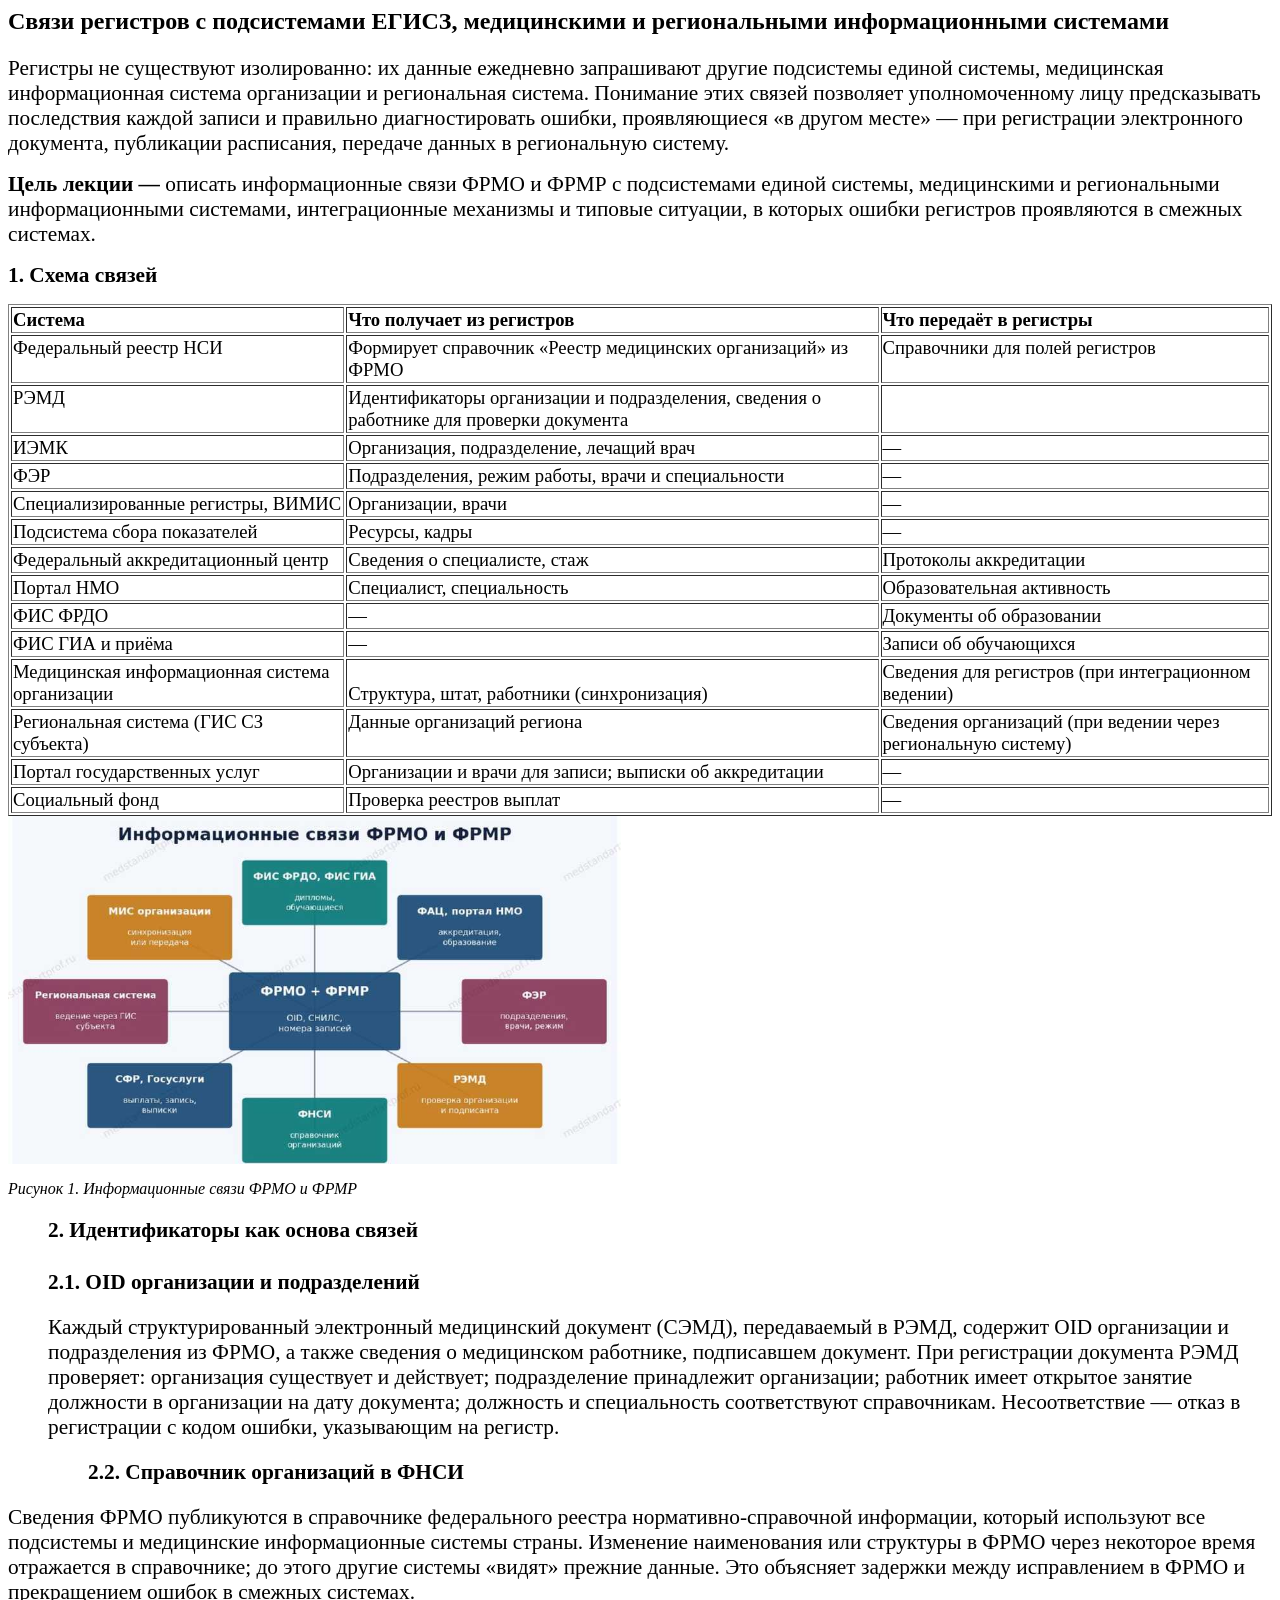
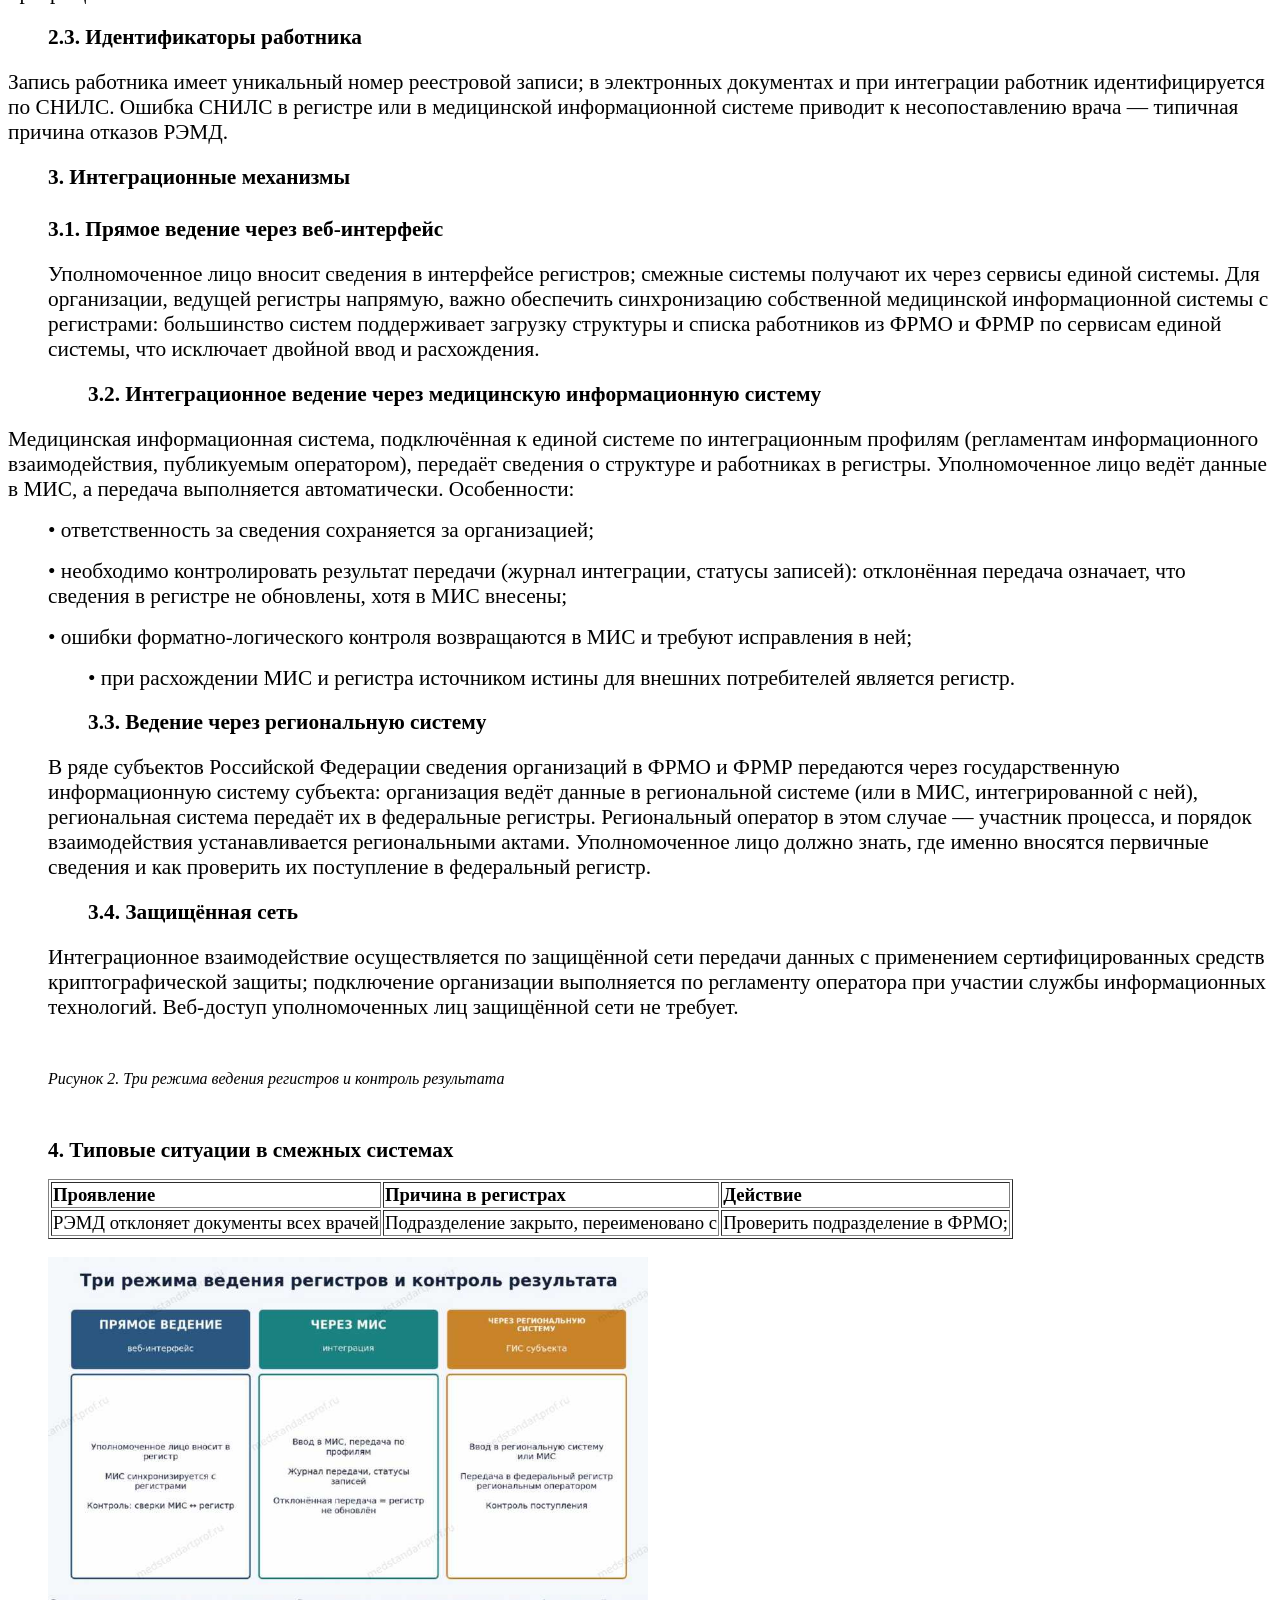
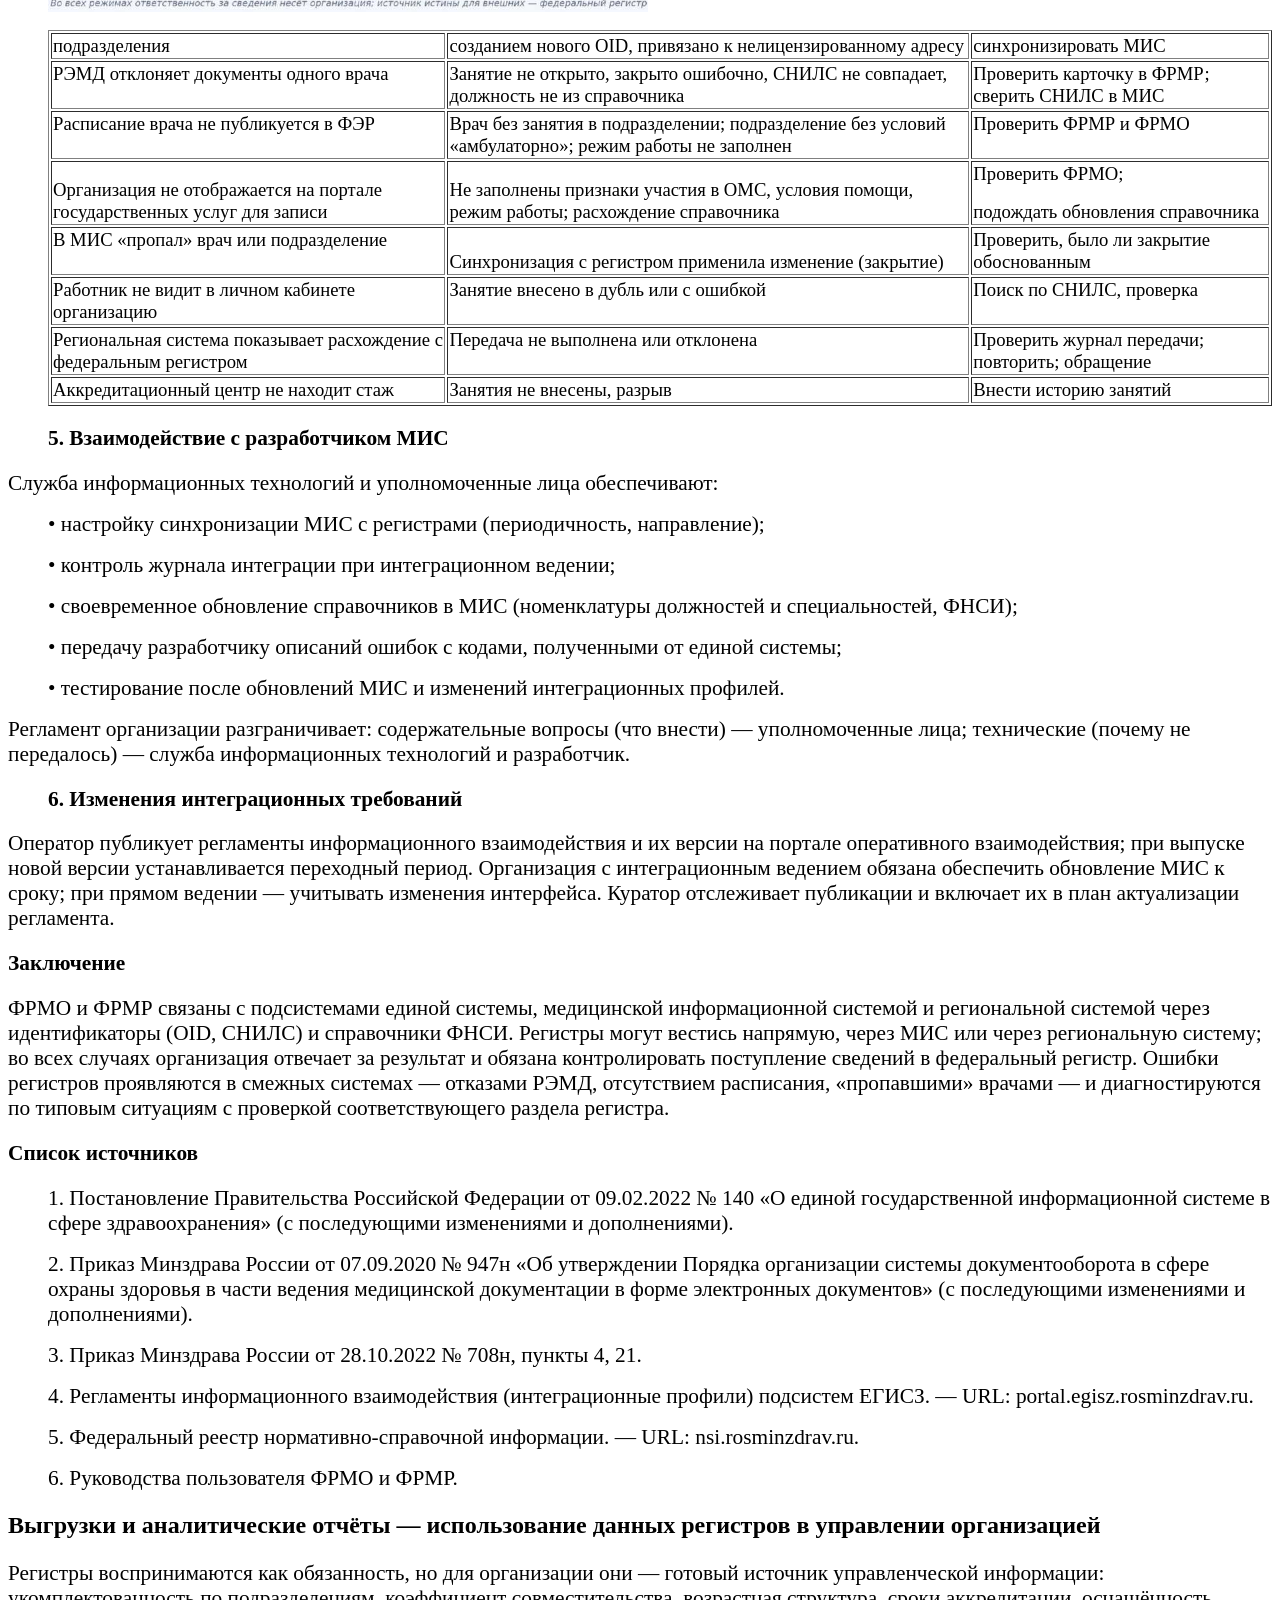
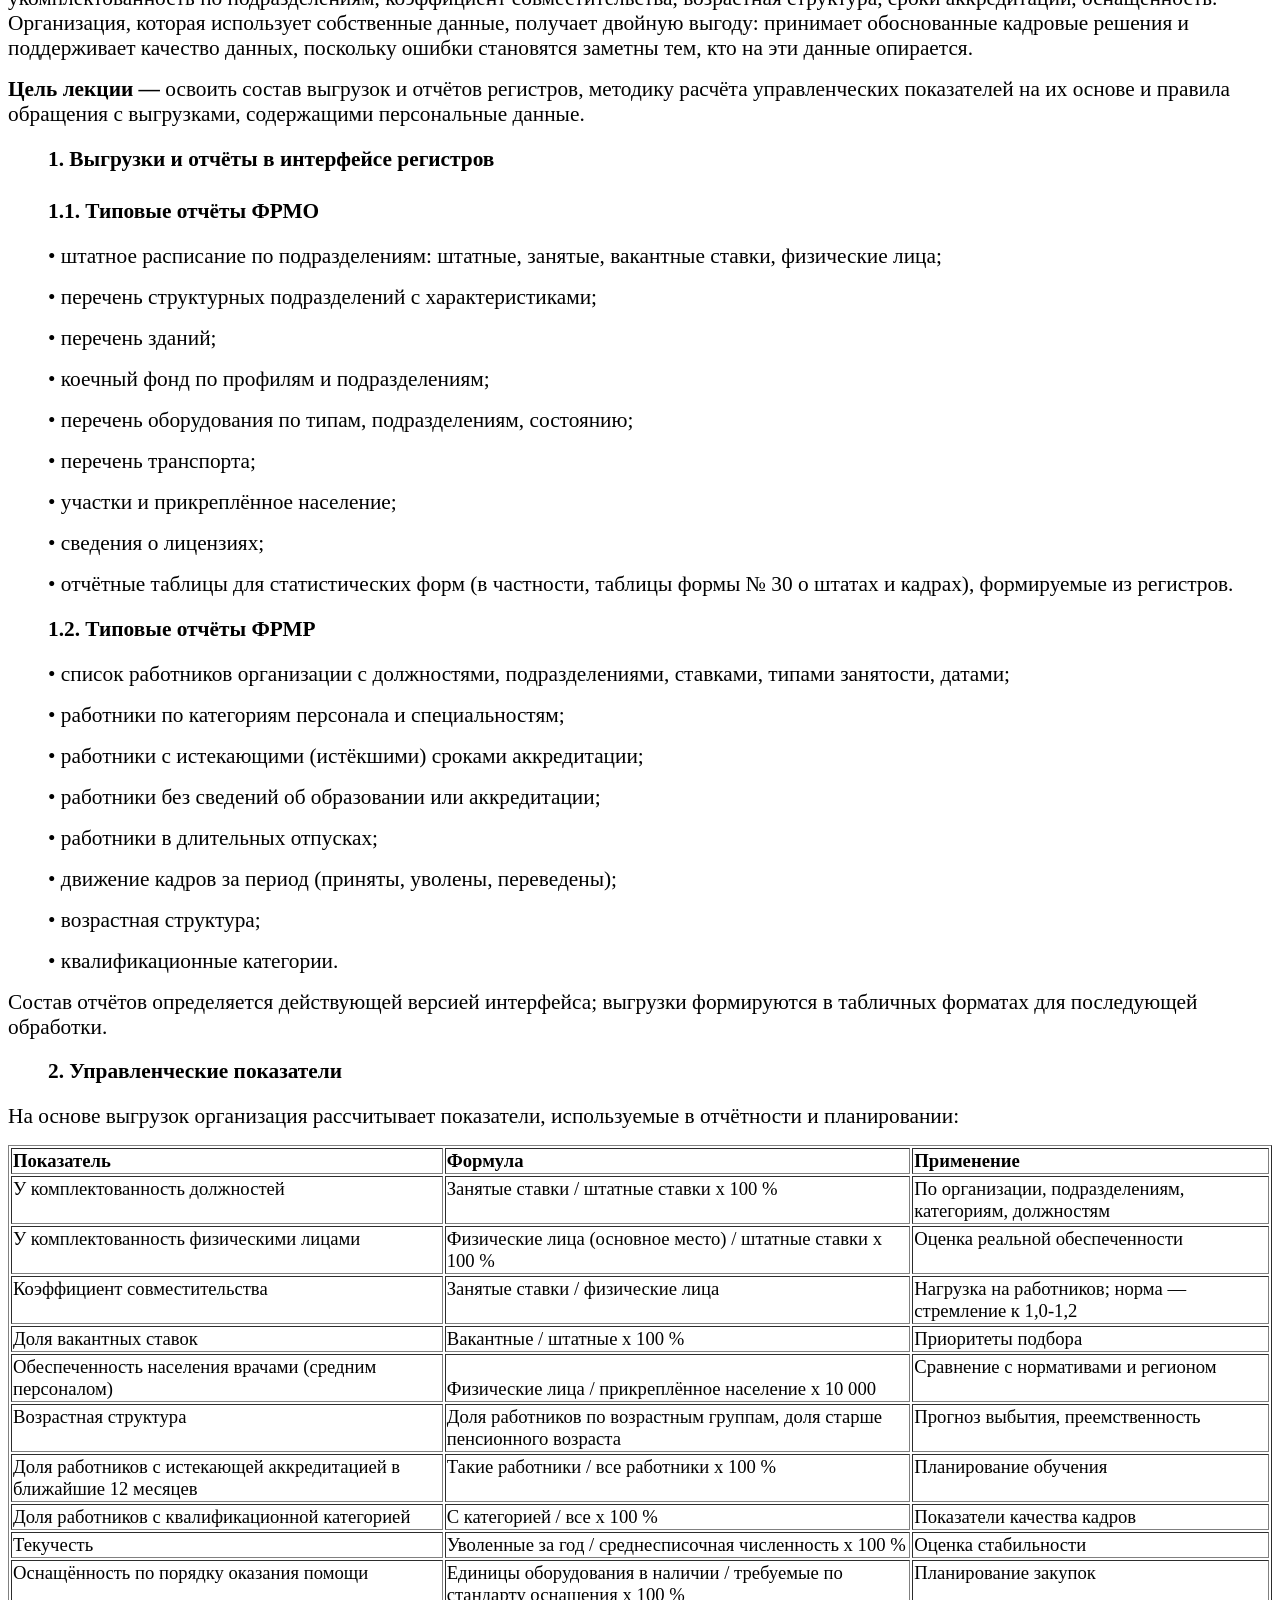
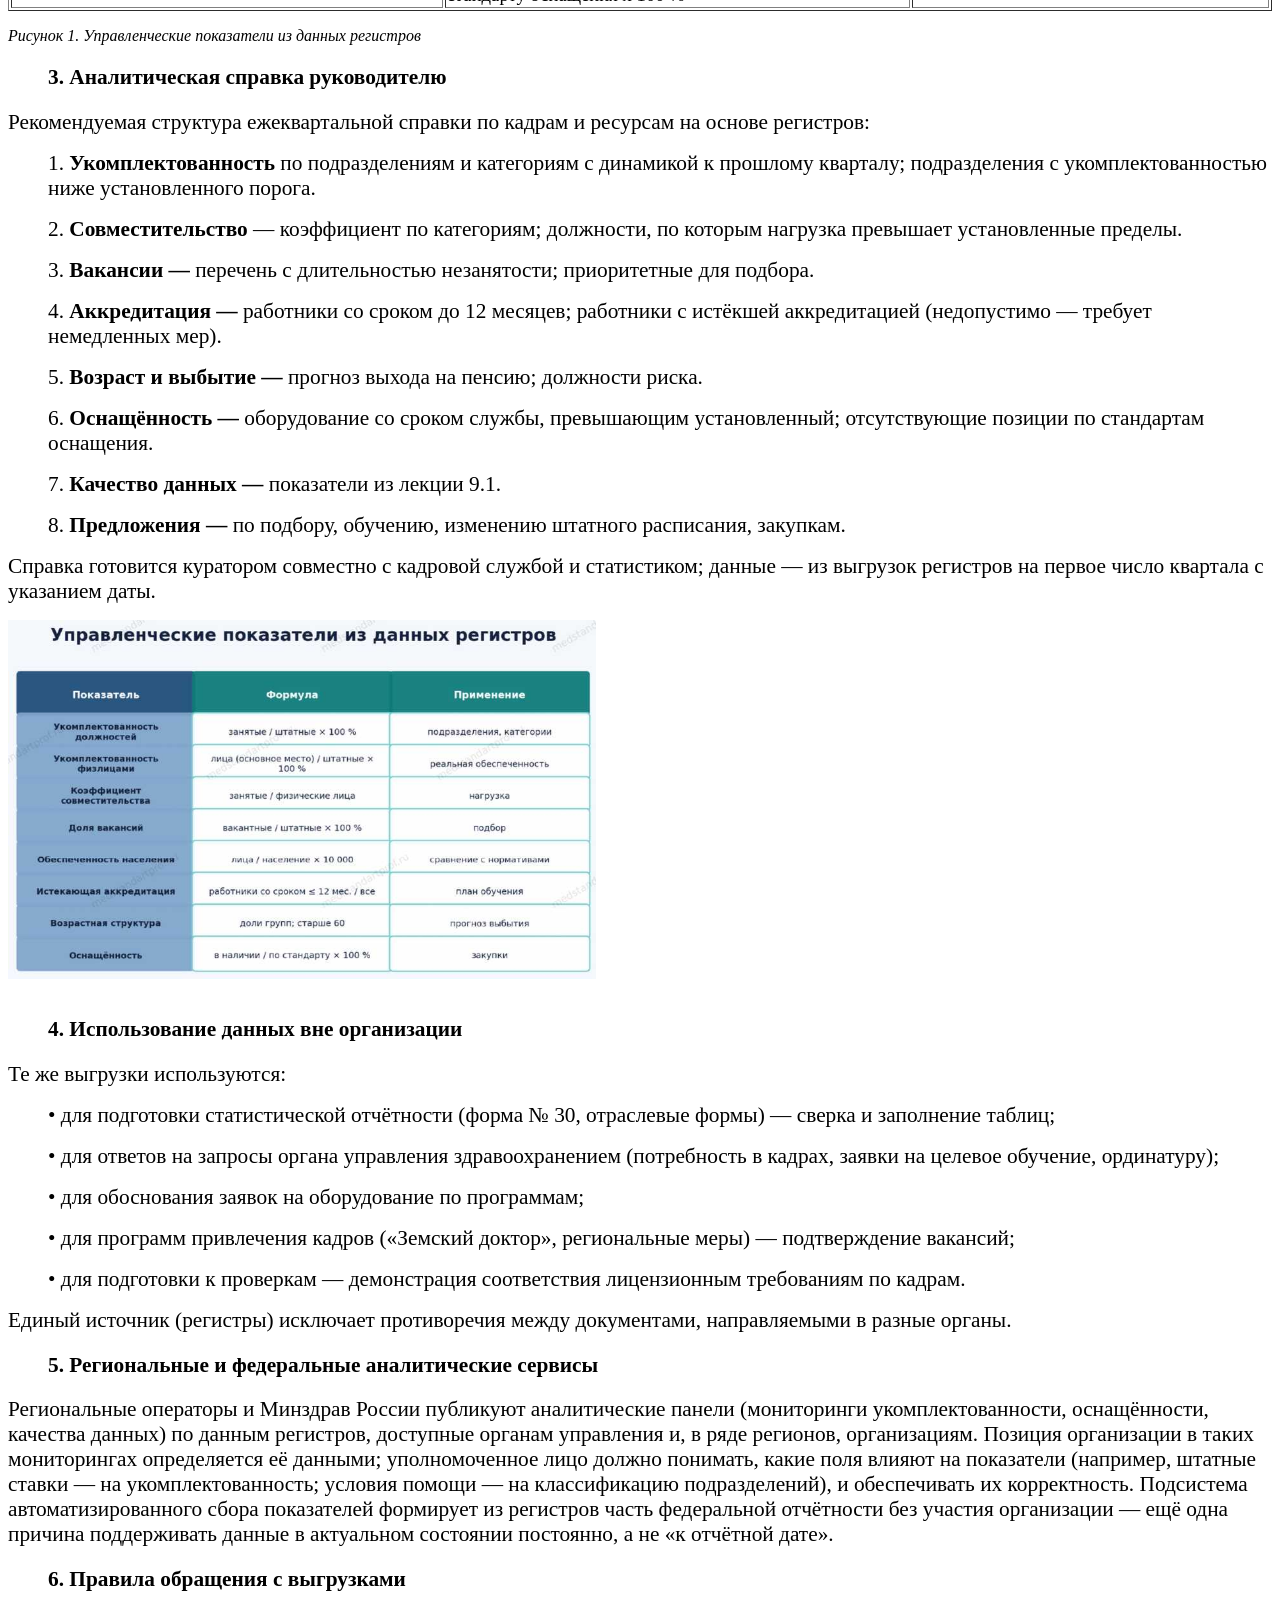
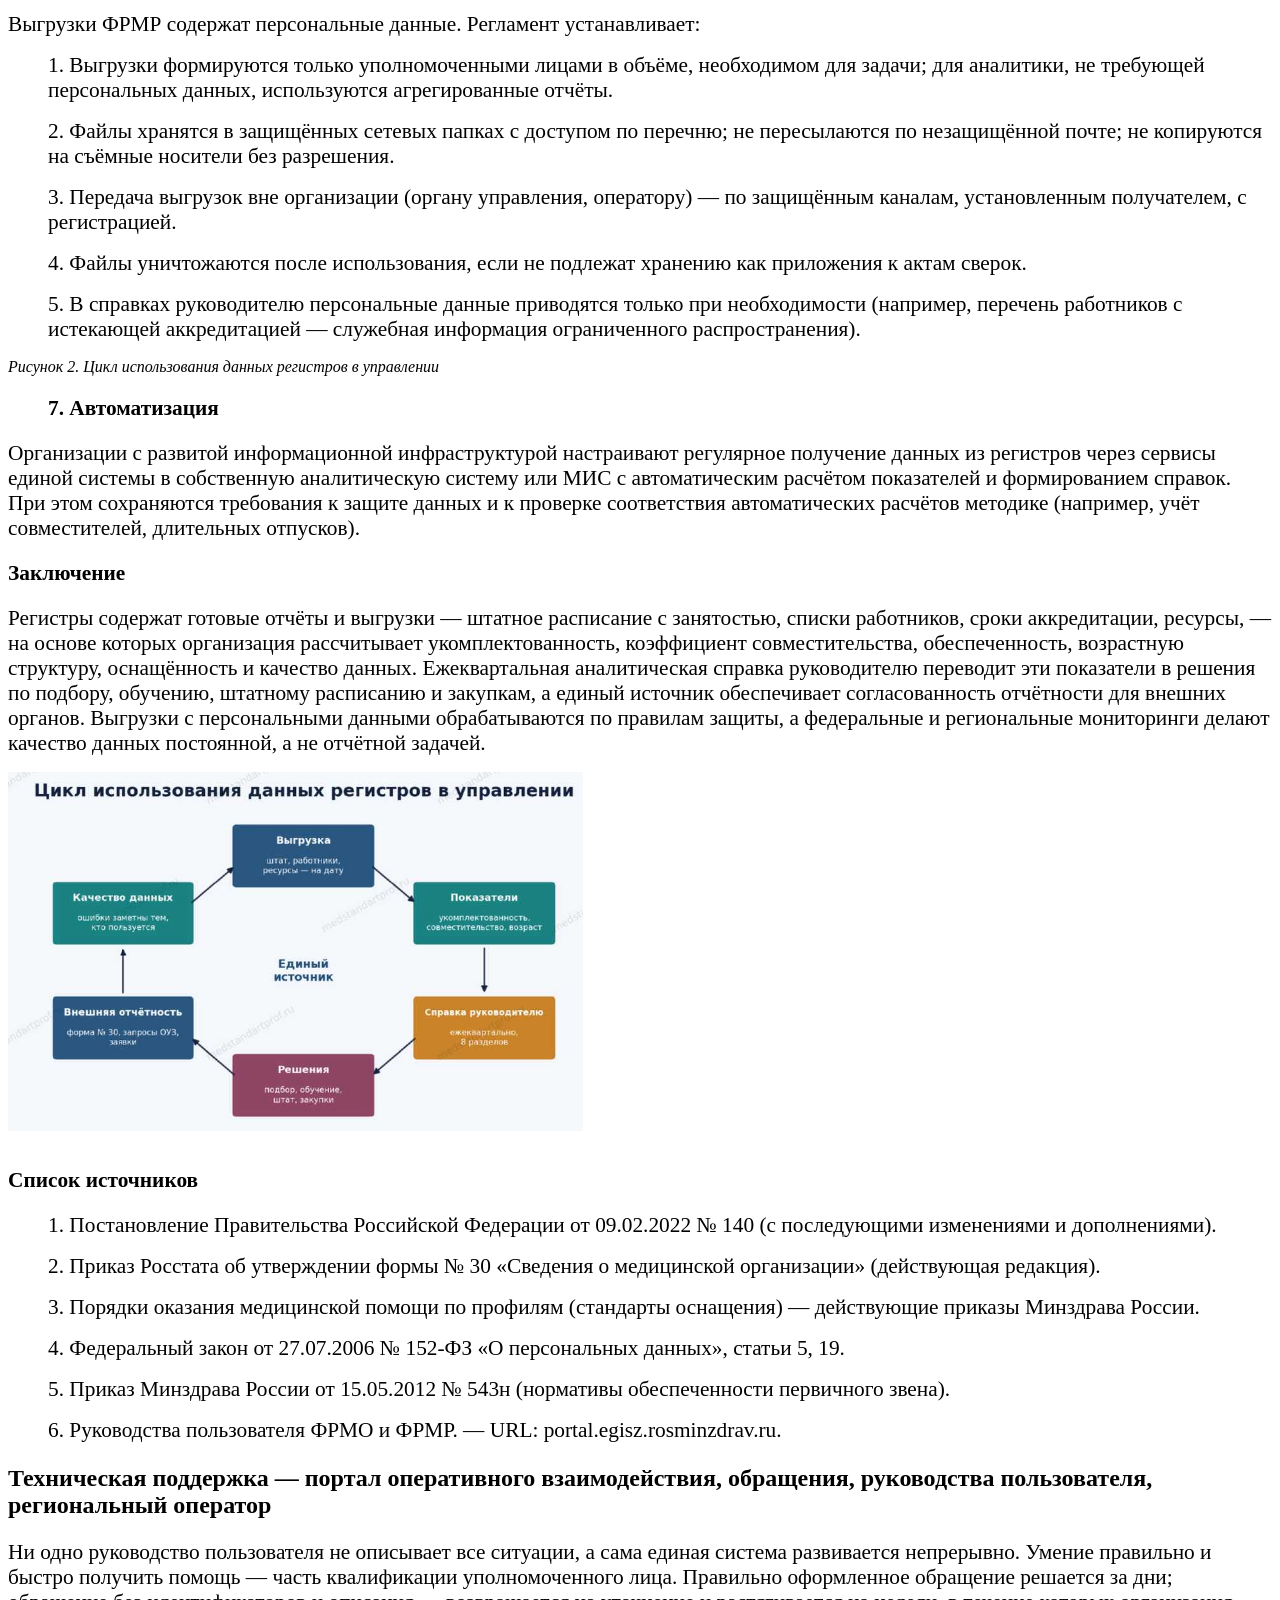
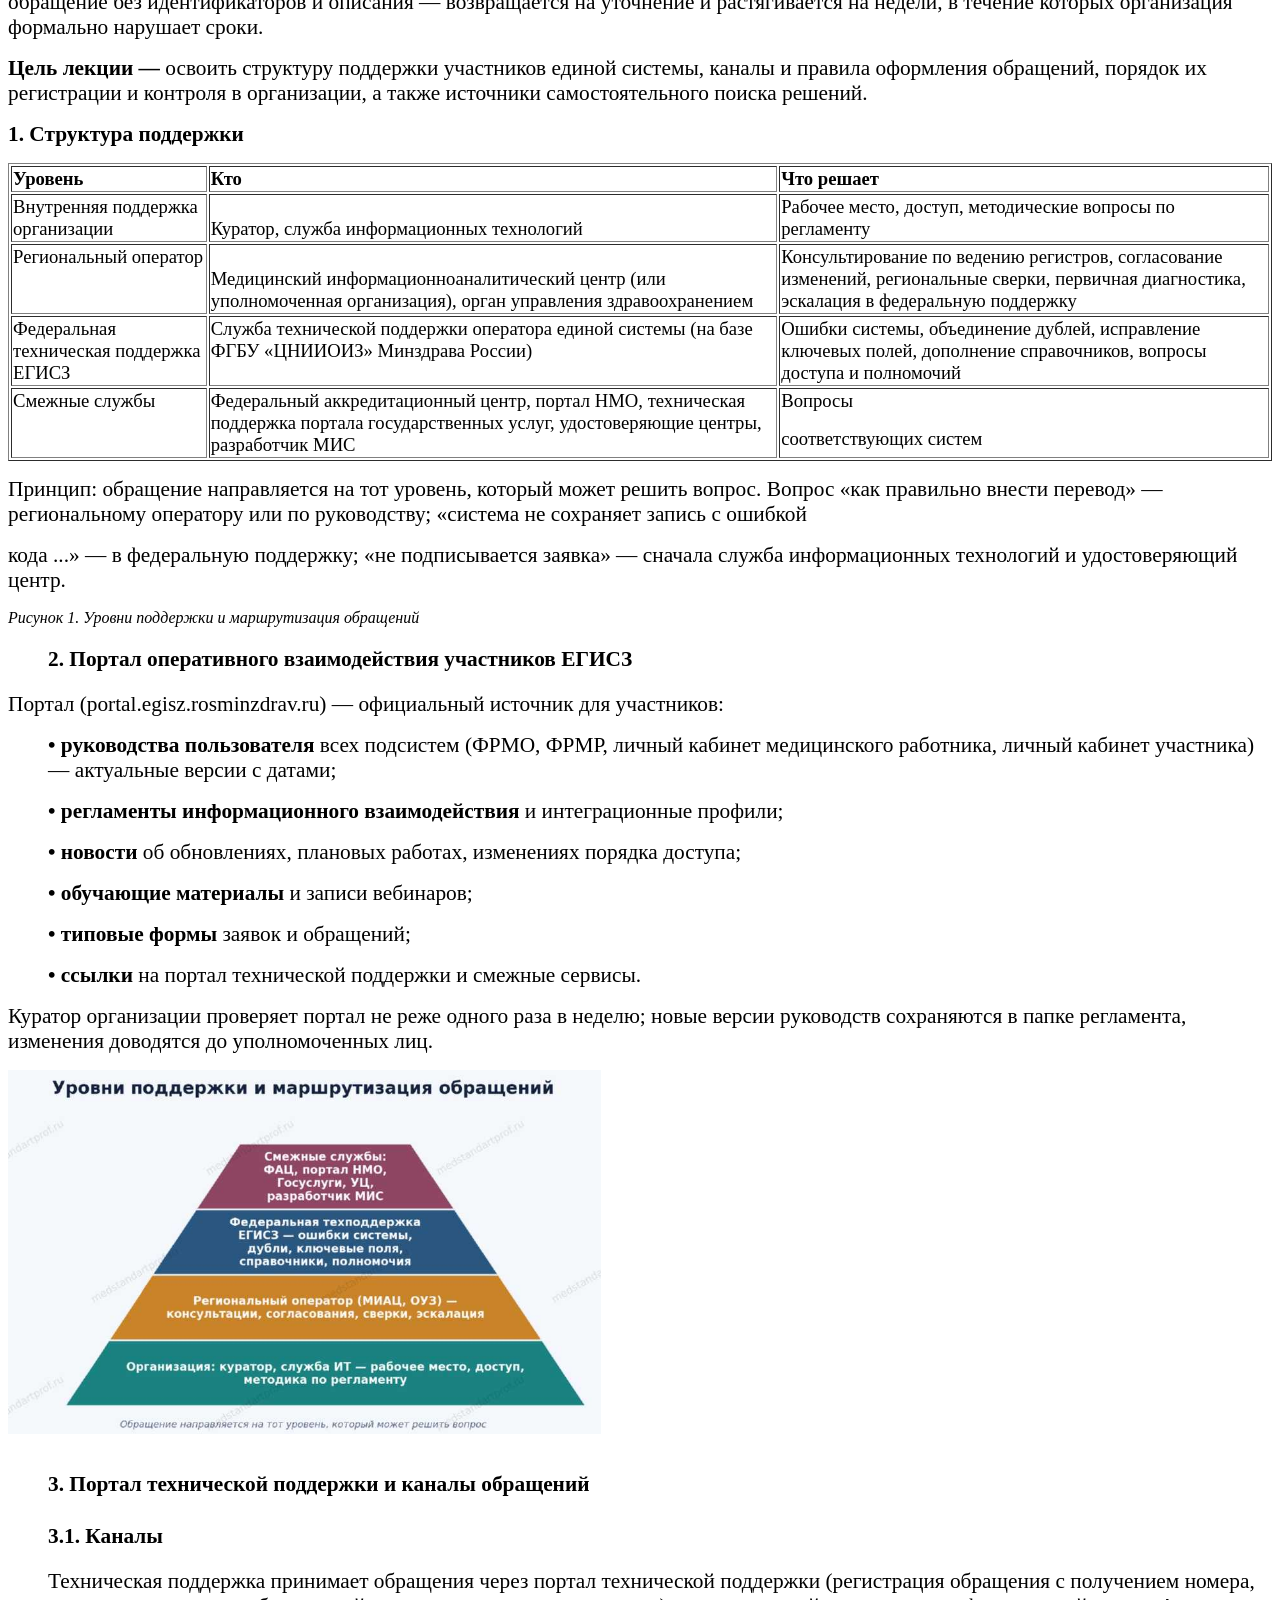
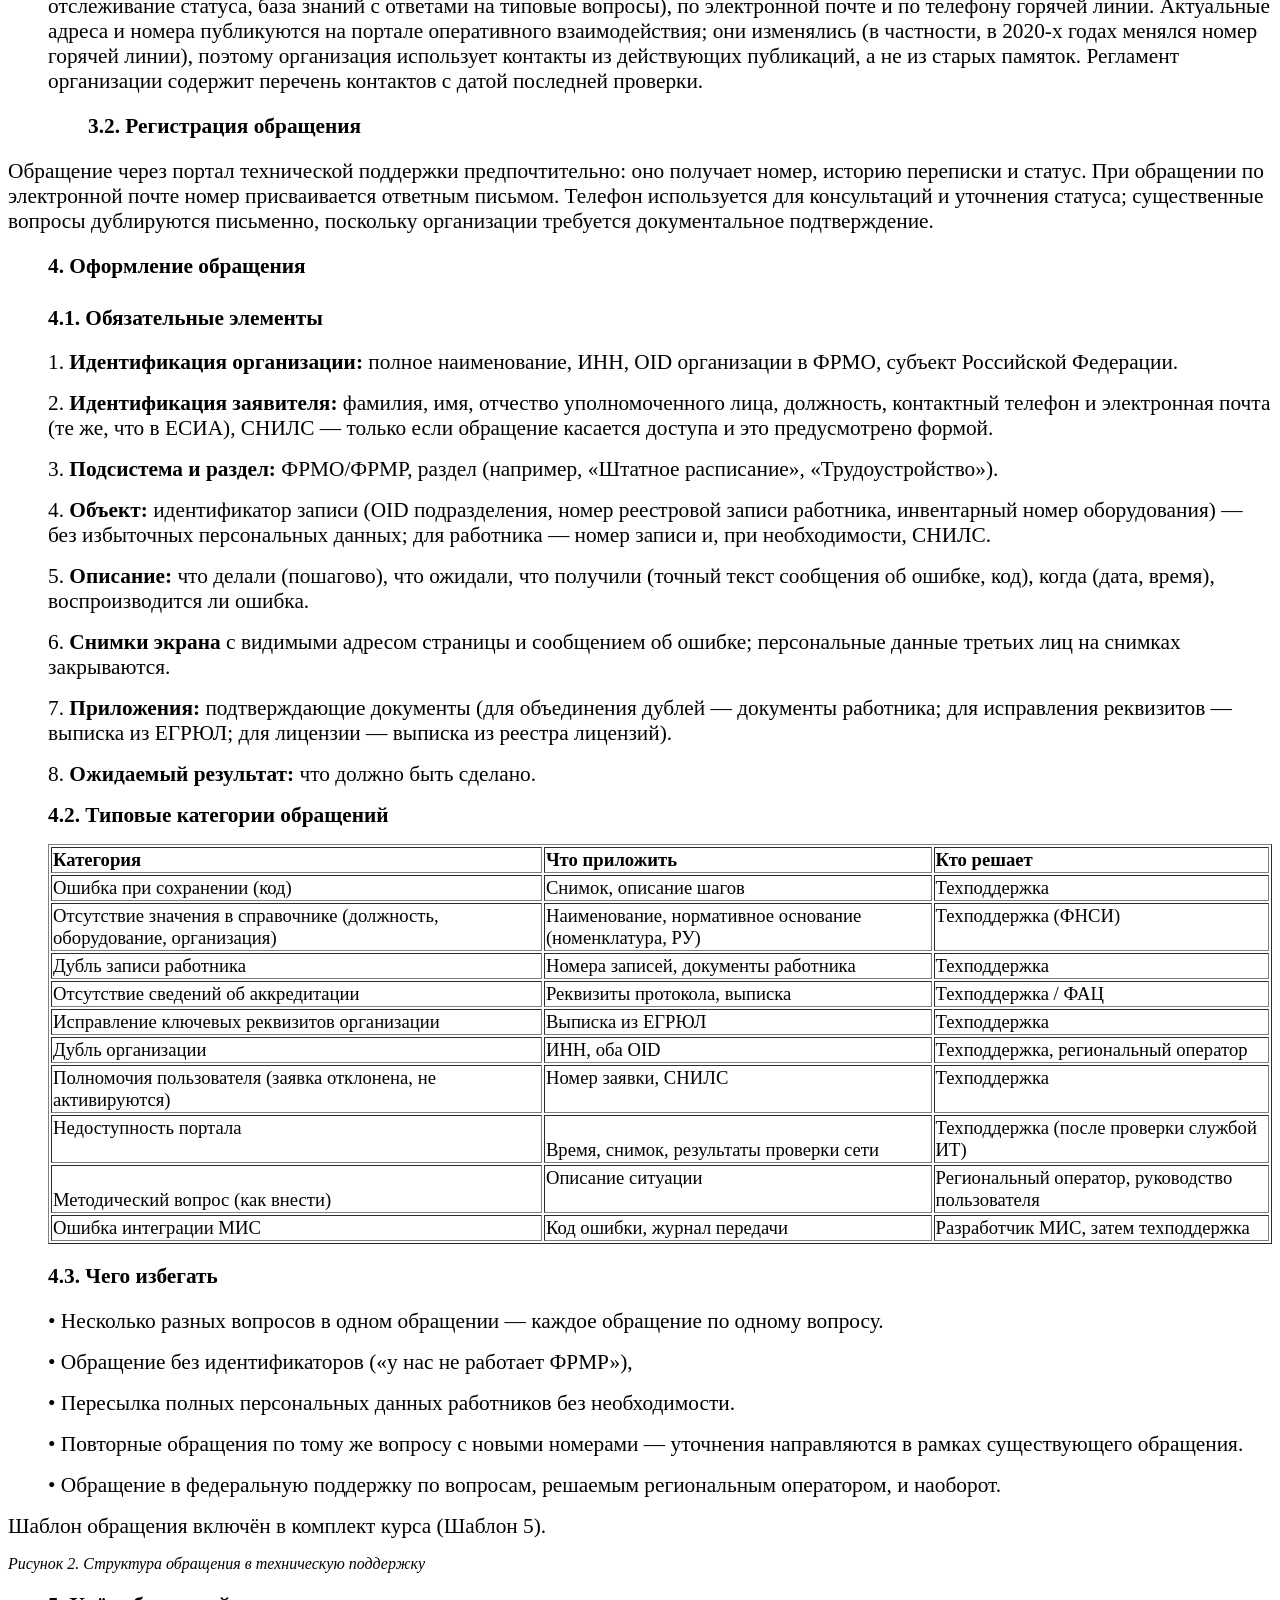
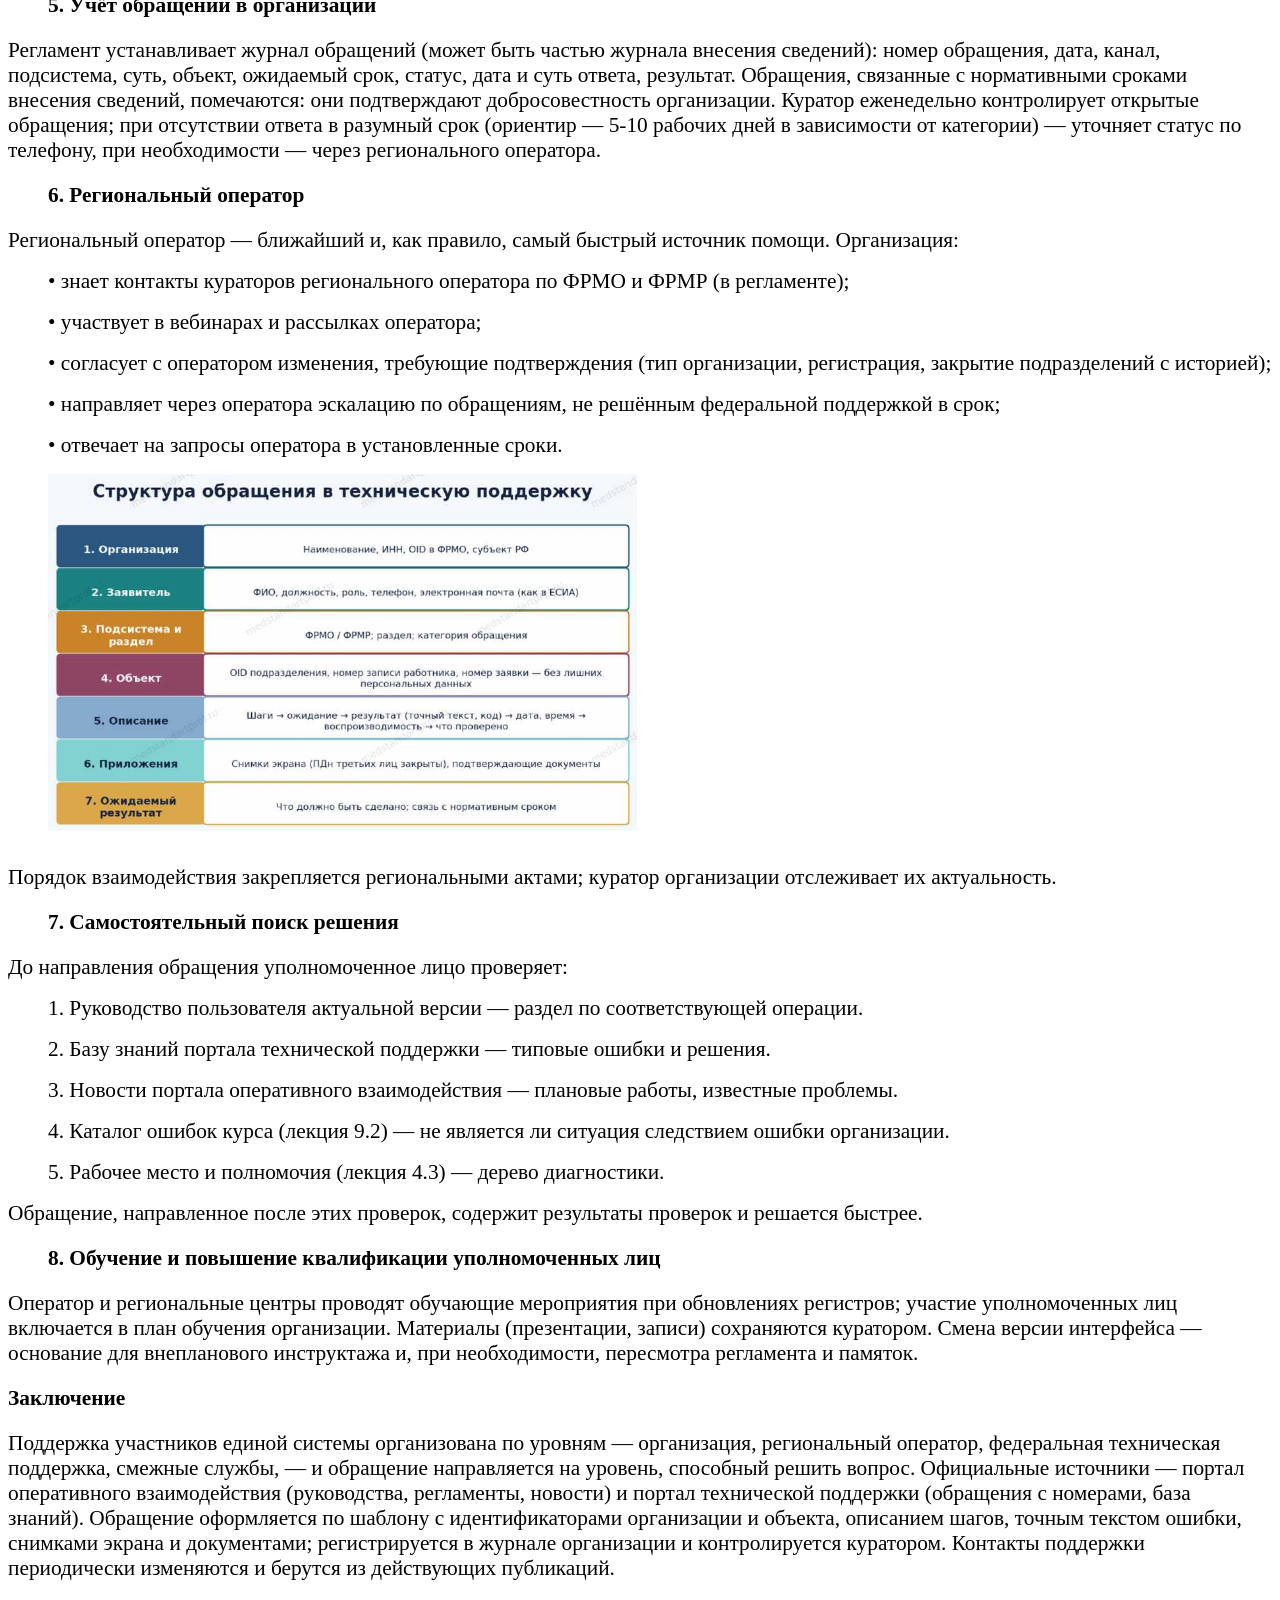
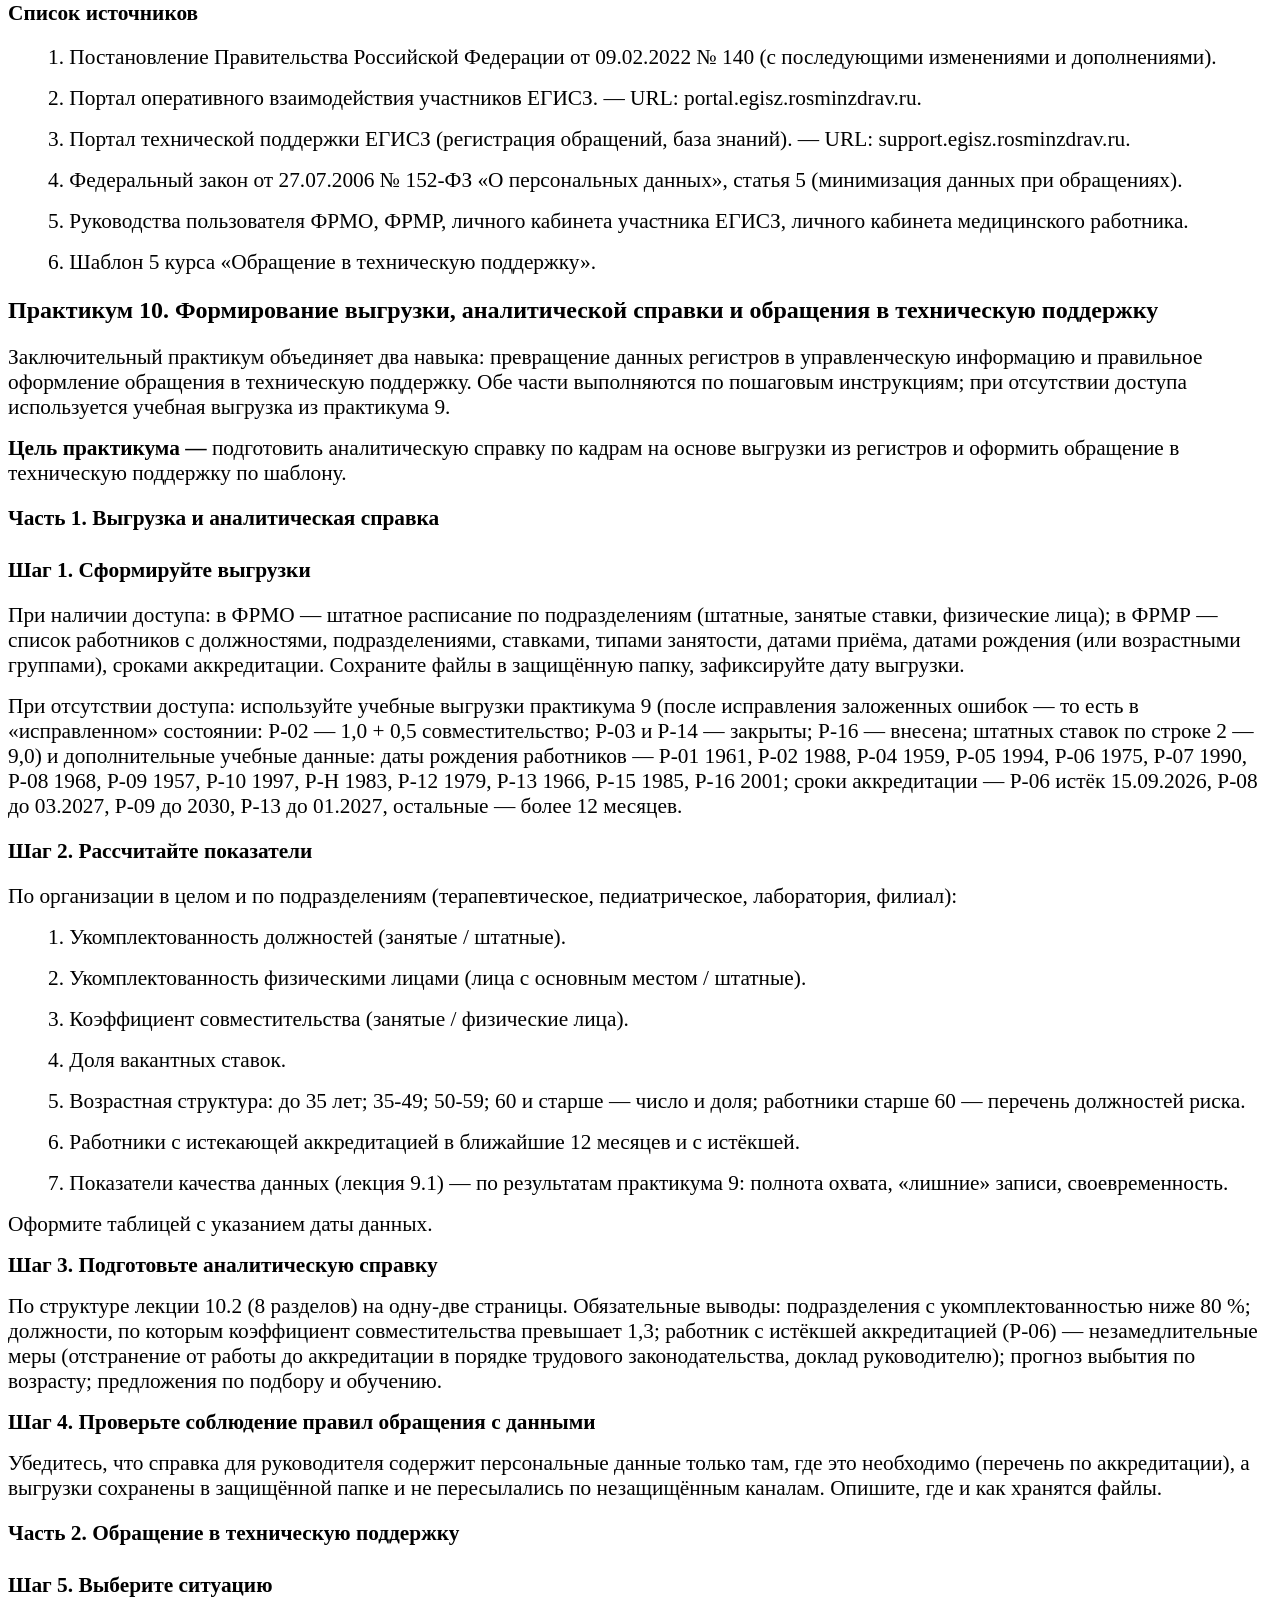
<file: лекции/лекция-10.htm>
﻿<!DOCTYPE HTML PUBLIC "-//W3C//DTD HTML 4.0 Transitional//EN"
        "http://www.w3.org/TR/1998/REC-html40-19980424/loose.dtd">
<html>
<head>
    <meta http-equiv="content-type" content="text/html; charset=UTF-8">
    <meta name="generator" content="ABBYY FineReader PDF 15">
    <meta name="author" content="PDF2Go">
    <meta name="description" content="Отсканированное изображение">
    <title>Отсканированное изображение</title>
    <style type="text/css">
        table.main {
        }

        tr.row {
        }

        td.cell {
        }

        div.block {
        }

        div.paragraph {
        }

        .font0 {
            font: 12pt Times New Roman, serif;
        }

        .font1 {
            font: 14pt Times New Roman, serif;
        }

        .font2 {
            font: 16pt Times New Roman, serif;
        }

        .font3 {
            font: 18pt Times New Roman, serif;
        }

    </style>
</head>
<body><a name="caption1"></a>
<h1><a name="bookmark0"></a><span class="font3" style="font-weight:bold;"><a name="bookmark1"></a>Связи регистров с подсистемами ЕГИСЗ, медицинскими и региональными информационными системами</span>
</h1>
<p><span class="font2">Регистры не существуют изолированно: их данные ежедневно запрашивают другие подсистемы единой системы, медицинская информационная система организации и региональная система. Понимание этих связей позволяет уполномоченному лицу предсказывать последствия каждой записи и правильно диагностировать ошибки, проявляющиеся «в другом месте» — при регистрации электронного документа, публикации расписания, передаче данных в региональную систему.</span>
</p>
<p><span class="font2" style="font-weight:bold;">Цель лекции — </span><span class="font2">описать информационные связи ФРМО и ФРМР с подсистемами единой системы, медицинскими и региональными информационными системами, интеграционные механизмы и типовые ситуации, в которых ошибки регистров проявляются в смежных системах.</span>
</p>
<p><span class="font2" style="font-weight:bold;">1. Схема связей</span></p>
<table border="1">
    <tr>
        <td style="vertical-align:top;">
            <p><span class="font1" style="font-weight:bold;">Система</span></p></td>
        <td style="vertical-align:bottom;">
            <p><span class="font1" style="font-weight:bold;">Что получает из регистров</span></p></td>
        <td style="vertical-align:top;">
            <p><span class="font1" style="font-weight:bold;">Что передаёт в регистры</span></p></td>
    </tr>
    <tr>
        <td style="vertical-align:top;">
            <p><span class="font1">Федеральный реестр НСИ</span></p></td>
        <td style="vertical-align:bottom;">
            <p><span class="font1">Формирует справочник «Реестр медицинских организаций» из ФРМО</span></p></td>
        <td style="vertical-align:top;">
            <p><span class="font1">Справочники для полей регистров</span></p></td>
    </tr>
    <tr>
        <td style="vertical-align:top;">
            <p><span class="font1">РЭМД</span></p></td>
        <td style="vertical-align:bottom;">
            <p><span class="font1">Идентификаторы организации и подразделения, сведения о работнике для проверки документа</span>
            </p></td>
        <td style="vertical-align:top;"></td>
    </tr>
    <tr>
        <td style="vertical-align:top;">
            <p><span class="font1">ИЭМК</span></p></td>
        <td style="vertical-align:bottom;">
            <p><span class="font1">Организация, подразделение, лечащий врач</span></p></td>
        <td style="vertical-align:top;">
            <p><span class="font1">—</span></p></td>
    </tr>
    <tr>
        <td style="vertical-align:top;">
            <p><span class="font1">ФЭР</span></p></td>
        <td style="vertical-align:bottom;">
            <p><span class="font1">Подразделения, режим работы, врачи и специальности</span></p></td>
        <td style="vertical-align:top;">
            <p><span class="font1">—</span></p></td>
    </tr>
    <tr>
        <td style="vertical-align:bottom;">
            <p><span class="font1">Специализированные регистры, ВИМИС</span></p></td>
        <td style="vertical-align:top;">
            <p><span class="font1">Организации, врачи</span></p></td>
        <td style="vertical-align:top;">
            <p><span class="font1">—</span></p></td>
    </tr>
    <tr>
        <td style="vertical-align:top;">
            <p><span class="font1">Подсистема сбора показателей</span></p></td>
        <td style="vertical-align:top;">
            <p><span class="font1">Ресурсы, кадры</span></p></td>
        <td style="vertical-align:top;">
            <p><span class="font1">—</span></p></td>
    </tr>
    <tr>
        <td style="vertical-align:bottom;">
            <p><span class="font1">Федеральный аккредитационный центр</span></p></td>
        <td style="vertical-align:bottom;">
            <p><span class="font1">Сведения о специалисте, стаж</span></p></td>
        <td style="vertical-align:top;">
            <p><span class="font1">Протоколы аккредитации</span></p></td>
    </tr>
    <tr>
        <td style="vertical-align:top;">
            <p><span class="font1">Портал НМО</span></p></td>
        <td style="vertical-align:bottom;">
            <p><span class="font1">Специалист, специальность</span></p></td>
        <td style="vertical-align:bottom;">
            <p><span class="font1">Образовательная активность</span></p></td>
    </tr>
    <tr>
        <td style="vertical-align:top;">
            <p><span class="font1">ФИС ФРДО</span></p></td>
        <td style="vertical-align:top;">
            <p><span class="font1">—</span></p></td>
        <td style="vertical-align:bottom;">
            <p><span class="font1">Документы об образовании</span></p></td>
    </tr>
    <tr>
        <td style="vertical-align:bottom;">
            <p><span class="font1">ФИС ГИА и приёма</span></p></td>
        <td style="vertical-align:middle;">
            <p><span class="font1">—</span></p></td>
        <td style="vertical-align:bottom;">
            <p><span class="font1">Записи об обучающихся</span></p></td>
    </tr>
    <tr>
        <td style="vertical-align:bottom;">
            <p><span class="font1">Медицинская информационная система организации</span></p></td>
        <td style="vertical-align:bottom;">
            <p><span class="font1">Структура, штат, работники (синхронизация)</span></p></td>
        <td style="vertical-align:bottom;">
            <p><span class="font1">Сведения для регистров (при интеграционном ведении)</span></p></td>
    </tr>
    <tr>
        <td style="vertical-align:top;">
            <p><span class="font1">Региональная система (ГИС СЗ субъекта)</span></p></td>
        <td style="vertical-align:top;">
            <p><span class="font1">Данные организаций региона</span></p></td>
        <td style="vertical-align:bottom;">
            <p><span class="font1">Сведения организаций (при ведении через региональную систему)</span></p></td>
    </tr>
    <tr>
        <td style="vertical-align:top;">
            <p><span class="font1">Портал государственных услуг</span></p></td>
        <td style="vertical-align:bottom;">
            <p><span class="font1">Организации и врачи для записи; выписки об аккредитации</span></p></td>
        <td style="vertical-align:top;">
            <p><span class="font1">—</span></p></td>
    </tr>
    <tr>
        <td style="vertical-align:bottom;">
            <p><span class="font1">Социальный фонд</span></p></td>
        <td style="vertical-align:bottom;">
            <p><span class="font1">Проверка реестров выплат</span></p></td>
        <td style="vertical-align:middle;">
            <p><span class="font1">—</span></p></td>
    </tr>
</table>
<img src="лекция-10_files/3b353a46384f-10-1.jpg" alt="" style="width:460pt;height:261pt;">
<p><span class="font0" style="font-style:italic;">Рисунок 1. Информационные связи ФРМО и ФРМР</span></p>
<ul style="list-style:none;">
    <li>
        <h2><a name="bookmark2"></a><span class="font2" style="font-weight:bold;"><a name="bookmark3"></a>2. Идентификаторы как основа связей</span><br><br><span
                class="font2" style="font-weight:bold;"><a
                name="bookmark4"></a>2.1. OID организации и подразделений</span></h2>
        <p><span class="font2">Каждый структурированный электронный медицинский документ (СЭМД), передаваемый в РЭМД, содержит OID организации и подразделения из ФРМО, а также сведения о медицинском работнике, подписавшем документ. При регистрации документа РЭМД проверяет: организация существует и действует; подразделение принадлежит организации; работник имеет открытое занятие должности в организации на дату документа; должность и специальность соответствуют справочникам. Несоответствие — отказ в регистрации с кодом ошибки, указывающим на регистр.</span>
        </p>
        <ul style="list-style:none;">
            <li>
                <h2><a name="bookmark5"></a><span class="font2" style="font-weight:bold;"><a name="bookmark6"></a>2.2. Справочник организаций в ФНСИ</span>
                </h2></li>
        </ul>
    </li>
</ul>
<p><span class="font2">Сведения ФРМО публикуются в справочнике федерального реестра нормативно-справочной информации, который используют все подсистемы и медицинские информационные системы страны. Изменение наименования или структуры в ФРМО через некоторое время отражается в справочнике; до этого другие системы «видят» прежние данные. Это объясняет задержки между исправлением в ФРМО и прекращением ошибок в смежных системах.</span>
</p>
<ul style="list-style:none;">
    <li>
        <h2><a name="bookmark7"></a><span class="font2" style="font-weight:bold;"><a name="bookmark8"></a>2.3. Идентификаторы работника</span>
        </h2></li>
</ul>
<p><span class="font2">Запись работника имеет уникальный номер реестровой записи; в электронных документах и при интеграции работник идентифицируется по СНИЛС. Ошибка СНИЛС в регистре или в медицинской информационной системе приводит к несопоставлению врача — типичная причина отказов РЭМД.</span>
</p>
<ul style="list-style:none;">
    <li>
        <h2><a name="bookmark9"></a><span class="font2" style="font-weight:bold;"><a name="bookmark10"></a>3. Интеграционные механизмы</span><br><br><span
                class="font2" style="font-weight:bold;"><a name="bookmark11"></a>3.1. Прямое ведение через веб-интерфейс</span>
        </h2>
        <p><span class="font2">Уполномоченное лицо вносит сведения в интерфейсе регистров; смежные системы получают их через сервисы единой системы. Для организации, ведущей регистры напрямую, важно обеспечить синхронизацию собственной медицинской информационной системы с регистрами: большинство систем поддерживает загрузку структуры и списка работников из ФРМО и ФРМР по сервисам единой системы, что исключает двойной ввод и расхождения.</span>
        </p>
        <ul style="list-style:none;">
            <li>
                <h2><a name="bookmark12"></a><span class="font2" style="font-weight:bold;"><a name="bookmark13"></a>3.2. Интеграционное ведение через медицинскую информационную систему</span>
                </h2></li>
        </ul>
    </li>
</ul>
<p><span class="font2">Медицинская информационная система, подключённая к единой системе по интеграционным профилям (регламентам информационного взаимодействия, публикуемым оператором), передаёт сведения о структуре и работниках в регистры. Уполномоченное лицо ведёт данные в МИС, а передача выполняется автоматически. Особенности:</span>
</p>
<ul style="list-style:none;">
    <li>
        <p><span class="font2">• ответственность за сведения сохраняется за организацией;</span></p></li>
    <li>
        <p><span class="font2">• необходимо контролировать результат передачи (журнал интеграции, статусы записей): отклонённая передача означает, что сведения в регистре не обновлены, хотя в МИС внесены;</span>
        </p></li>
    <li>
        <p><span
                class="font2">• ошибки форматно-логического контроля возвращаются в МИС и требуют исправления в ней;</span>
        </p>
        <div>
            <ul style="list-style:none;">
                <li>
                    <p><span class="font2">• при расхождении МИС и регистра источником истины для внешних потребителей является регистр.</span>
                    </p></li>
            </ul>
            <ul style="list-style:none;">
                <li>
                    <h2><a name="bookmark14"></a><span class="font2" style="font-weight:bold;"><a name="bookmark15"></a>3.3. Ведение через региональную систему</span>
                    </h2></li>
            </ul>
            <p><span class="font2">В ряде субъектов Российской Федерации сведения организаций в ФРМО и ФРМР передаются через государственную информационную систему субъекта: организация ведёт данные в региональной системе (или в МИС, интегрированной с ней), региональная система передаёт их в федеральные регистры. Региональный оператор в этом случае — участник процесса, и порядок взаимодействия устанавливается региональными актами. Уполномоченное лицо должно знать, где именно вносятся первичные сведения и как проверить их поступление в федеральный регистр.</span>
            </p>
            <ul style="list-style:none;">
                <li>
                    <h2><a name="bookmark16"></a><span class="font2" style="font-weight:bold;"><a name="bookmark17"></a>3.4. Защищённая сеть</span>
                    </h2></li>
            </ul>
            <p><span class="font2">Интеграционное взаимодействие осуществляется по защищённой сети передачи данных с применением сертифицированных средств криптографической защиты; подключение организации выполняется по регламенту оператора при участии службы информационных технологий. Веб-доступ уполномоченных лиц защищённой сети не требует.</span>
            </p>
        </div>
        <br clear="all">
        <div>
            <p><span class="font0" style="font-style:italic;">Рисунок 2. Три режима ведения регистров и контроль результата</span>
            </p>
        </div>
        <br clear="all">
        <div>
            <p><span class="font2" style="font-weight:bold;">4. Типовые ситуации в смежных системах</span></p>
            <table border="1">
                <tr>
                    <td style="vertical-align:bottom;">
                        <p><span class="font1" style="font-weight:bold;">Проявление</span></p></td>
                    <td style="vertical-align:bottom;">
                        <p><span class="font1" style="font-weight:bold;">Причина в регистрах</span></p></td>
                    <td style="vertical-align:bottom;">
                        <p><span class="font1" style="font-weight:bold;">Действие</span></p></td>
                </tr>
                <tr>
                    <td style="vertical-align:bottom;">
                        <p><span class="font1">РЭМД отклоняет документы всех врачей</span></p></td>
                    <td style="vertical-align:bottom;">
                        <p><span class="font1">Подразделение закрыто, переименовано с</span></p></td>
                    <td style="vertical-align:bottom;">
                        <p><span class="font1">Проверить подразделение в ФРМО;</span></p></td>
                </tr>
            </table>
        </div>
        <br clear="all">
        <div><img src="лекция-10_files/3b353a46384f-10-2.jpg" alt="" style="width:450pt;height:266pt;">
        </div>
        <br clear="all">
        <table border="1">
            <tr>
                <td style="vertical-align:top;">
                    <p><span class="font1">подразделения</span></p></td>
                <td style="vertical-align:bottom;">
                    <p><span class="font1">созданием нового OID, привязано к нелицензированному адресу</span></p></td>
                <td style="vertical-align:top;">
                    <p><span class="font1">синхронизировать МИС</span></p></td>
            </tr>
            <tr>
                <td style="vertical-align:top;">
                    <p><span class="font1">РЭМД отклоняет документы одного врача</span></p></td>
                <td style="vertical-align:bottom;">
                    <p><span class="font1">Занятие не открыто, закрыто ошибочно, СНИЛС не совпадает, должность не из справочника</span>
                    </p></td>
                <td style="vertical-align:top;">
                    <p><span class="font1">Проверить карточку в ФРМР; сверить СНИЛС в МИС</span></p></td>
            </tr>
            <tr>
                <td style="vertical-align:top;">
                    <p><span class="font1">Расписание врача не публикуется в ФЭР</span></p></td>
                <td style="vertical-align:bottom;">
                    <p><span class="font1">Врач без занятия в подразделении; подразделение без условий «амбулаторно»; режим работы не заполнен</span>
                    </p></td>
                <td style="vertical-align:top;">
                    <p><span class="font1">Проверить ФРМР и ФРМО</span></p></td>
            </tr>
            <tr>
                <td style="vertical-align:bottom;">
                    <p><span
                            class="font1">Организация не отображается на портале государственных услуг для записи</span>
                    </p></td>
                <td style="vertical-align:bottom;">
                    <p><span class="font1">Не заполнены признаки участия в ОМС, условия помощи, режим работы; расхождение справочника</span>
                    </p></td>
                <td style="vertical-align:top;">
                    <p><span class="font1">Проверить ФРМО;</span></p>
                    <p><span class="font1">подождать обновления справочника</span></p></td>
            </tr>
            <tr>
                <td style="vertical-align:top;">
                    <p><span class="font1">В МИС «пропал» врач или подразделение</span></p></td>
                <td style="vertical-align:bottom;">
                    <p><span class="font1">Синхронизация с регистром применила изменение (закрытие)</span></p></td>
                <td style="vertical-align:top;">
                    <p><span class="font1">Проверить, было ли закрытие обоснованным</span></p></td>
            </tr>
            <tr>
                <td style="vertical-align:bottom;">
                    <p><span class="font1">Работник не видит в личном кабинете организацию</span></p></td>
                <td style="vertical-align:top;">
                    <p><span class="font1">Занятие внесено в дубль или с ошибкой</span></p></td>
                <td style="vertical-align:top;">
                    <p><span class="font1">Поиск по СНИЛС, проверка</span></p></td>
            </tr>
            <tr>
                <td style="vertical-align:bottom;">
                    <p><span class="font1">Региональная система показывает расхождение с федеральным регистром</span>
                    </p></td>
                <td style="vertical-align:top;">
                    <p><span class="font1">Передача не выполнена или отклонена</span></p></td>
                <td style="vertical-align:bottom;">
                    <p><span class="font1">Проверить журнал передачи; повторить; обращение</span></p></td>
            </tr>
            <tr>
                <td style="vertical-align:bottom;">
                    <p><span class="font1">Аккредитационный центр не находит стаж</span></p></td>
                <td style="vertical-align:bottom;">
                    <p><span class="font1">Занятия не внесены, разрыв</span></p></td>
                <td style="vertical-align:top;">
                    <p><span class="font1">Внести историю занятий</span></p></td>
            </tr>
        </table>
    </li>
</ul>
<ul style="list-style:none;">
    <li>
        <h2><a name="bookmark18"></a><span class="font2" style="font-weight:bold;"><a name="bookmark19"></a>5. Взаимодействие с разработчиком МИС</span>
        </h2></li>
</ul>
<p><span class="font2">Служба информационных технологий и уполномоченные лица обеспечивают:</span></p>
<ul style="list-style:none;">
    <li>
        <p><span class="font2">• настройку синхронизации МИС с регистрами (периодичность, направление);</span></p></li>
    <li>
        <p><span class="font2">• контроль журнала интеграции при интеграционном ведении;</span></p></li>
    <li>
        <p><span class="font2">• своевременное обновление справочников в МИС (номенклатуры должностей и специальностей, ФНСИ);</span>
        </p></li>
    <li>
        <p><span class="font2">• передачу разработчику описаний ошибок с кодами, полученными от единой системы;</span>
        </p></li>
    <li>
        <p><span class="font2">• тестирование после обновлений МИС и изменений интеграционных профилей.</span></p></li>
</ul>
<p><span class="font2">Регламент организации разграничивает: содержательные вопросы (что внести) — уполномоченные лица; технические (почему не передалось) — служба информационных технологий и разработчик.</span>
</p>
<ul style="list-style:none;">
    <li>
        <h2><a name="bookmark20"></a><span class="font2" style="font-weight:bold;"><a name="bookmark21"></a>6. Изменения интеграционных требований</span>
        </h2></li>
</ul>
<p><span class="font2">Оператор публикует регламенты информационного взаимодействия и их версии на портале оперативного взаимодействия; при выпуске новой версии устанавливается переходный период. Организация с интеграционным ведением обязана обеспечить обновление МИС к сроку; при прямом ведении — учитывать изменения интерфейса. Куратор отслеживает публикации и включает их в план актуализации регламента.</span>
</p>
<h2><a name="bookmark22"></a><span class="font2" style="font-weight:bold;"><a name="bookmark23"></a>Заключение</span>
</h2>
<p><span class="font2">ФРМО и ФРМР связаны с подсистемами единой системы, медицинской информационной системой и региональной системой через идентификаторы (OID, СНИЛС) и справочники ФНСИ. Регистры могут вестись напрямую, через МИС или через региональную систему; во всех случаях организация отвечает за результат и обязана контролировать поступление сведений в федеральный регистр. Ошибки регистров проявляются в смежных системах — отказами РЭМД, отсутствием расписания, «пропавшими» врачами — и диагностируются по типовым ситуациям с проверкой соответствующего раздела регистра.</span>
</p>
<h2><a name="bookmark24"></a><span class="font2" style="font-weight:bold;"><a
        name="bookmark25"></a>Список источников</span></h2>
<ul style="list-style:none;">
    <li>
        <p><span class="font2">1. Постановление Правительства Российской Федерации от 09.02.2022 № 140 «О единой государственной информационной системе в сфере здравоохранения» (с последующими изменениями и дополнениями).</span>
        </p></li>
    <li>
        <p><span class="font2">2. Приказ Минздрава России от 07.09.2020 № 947н «Об утверждении Порядка организации системы документооборота в сфере охраны здоровья в части ведения медицинской документации в форме электронных документов» (с последующими изменениями и дополнениями).</span>
        </p></li>
    <li>
        <p><span class="font2">3. Приказ Минздрава России от 28.10.2022 № 708н, пункты 4, 21.</span></p></li>
    <li>
        <p><span class="font2">4. Регламенты информационного взаимодействия (интеграционные профили) подсистем ЕГИСЗ. — URL: portal.egisz.rosminzdrav.ru.</span>
        </p></li>
    <li>
        <p><span class="font2">5. Федеральный реестр нормативно-справочной информации. — URL: nsi.rosminzdrav.ru.</span>
        </p></li>
    <li>
        <p><span class="font2">6. Руководства пользователя ФРМО и ФРМР.</span></p></li>
</ul>
<h1><a name="bookmark26"></a><span class="font3" style="font-weight:bold;"><a name="bookmark27"></a>Выгрузки и аналитические отчёты — использование данных регистров в управлении организацией</span>
</h1>
<p><span class="font2">Регистры воспринимаются как обязанность, но для организации они — готовый источник управленческой информации: укомплектованность по подразделениям, коэффициент совместительства, возрастная структура, сроки аккредитации, оснащённость. Организация, которая использует собственные данные, получает двойную выгоду: принимает обоснованные кадровые решения и поддерживает качество данных, поскольку ошибки становятся заметны тем, кто на эти данные опирается.</span>
</p>
<p><span class="font2" style="font-weight:bold;">Цель лекции — </span><span class="font2">освоить состав выгрузок и отчётов регистров, методику расчёта управленческих показателей на их основе и правила обращения с выгрузками, содержащими персональные данные.</span>
</p>
<ul style="list-style:none;">
    <li>
        <h2><a name="bookmark28"></a><span class="font2" style="font-weight:bold;"><a name="bookmark29"></a>1. Выгрузки и отчёты в интерфейсе регистров</span><br><br><span
                class="font2" style="font-weight:bold;"><a name="bookmark30"></a>1.1. Типовые отчёты ФРМО</span></h2>
        <p><span class="font2">• штатное расписание по подразделениям: штатные, занятые, вакантные ставки, физические лица;</span>
        </p></li>
</ul>
<ul style="list-style:none;">
    <li>
        <p><span class="font2">• перечень структурных подразделений с характеристиками;</span></p></li>
    <li>
        <p><span class="font2">• перечень зданий;</span></p></li>
    <li>
        <p><span class="font2">• коечный фонд по профилям и подразделениям;</span></p></li>
    <li>
        <p><span class="font2">• перечень оборудования по типам, подразделениям, состоянию;</span></p></li>
    <li>
        <p><span class="font2">• перечень транспорта;</span></p></li>
    <li>
        <p><span class="font2">• участки и прикреплённое население;</span></p></li>
    <li>
        <p><span class="font2">• сведения о лицензиях;</span></p></li>
    <li>
        <p><span class="font2">• отчётные таблицы для статистических форм (в частности, таблицы формы № 30 о штатах и кадрах), формируемые из регистров.</span>
        </p></li>
</ul>
<ul style="list-style:none;">
    <li>
        <h2><a name="bookmark31"></a><span class="font2" style="font-weight:bold;"><a name="bookmark32"></a>1.2. Типовые отчёты ФРМР</span>
        </h2></li>
</ul>
<ul style="list-style:none;">
    <li>
        <p><span class="font2">• список работников организации с должностями, подразделениями, ставками, типами занятости, датами;</span>
        </p></li>
    <li>
        <p><span class="font2">• работники по категориям персонала и специальностям;</span></p></li>
    <li>
        <p><span class="font2">• работники с истекающими (истёкшими) сроками аккредитации;</span></p></li>
    <li>
        <p><span class="font2">• работники без сведений об образовании или аккредитации;</span></p></li>
    <li>
        <p><span class="font2">• работники в длительных отпусках;</span></p></li>
    <li>
        <p><span class="font2">• движение кадров за период (приняты, уволены, переведены);</span></p></li>
    <li>
        <p><span class="font2">• возрастная структура;</span></p></li>
    <li>
        <p><span class="font2">• квалификационные категории.</span></p></li>
</ul>
<p><span class="font2">Состав отчётов определяется действующей версией интерфейса; выгрузки формируются в табличных форматах для последующей обработки.</span>
</p>
<ul style="list-style:none;">
    <li>
        <h2><a name="bookmark33"></a><span class="font2" style="font-weight:bold;"><a name="bookmark34"></a>2. Управленческие показатели</span>
        </h2></li>
</ul>
<p><span
        class="font2">На основе выгрузок организация рассчитывает показатели, используемые в отчётности и планировании:</span>
</p>
<table border="1">
    <tr>
        <td style="vertical-align:bottom;">
            <p><span class="font1" style="font-weight:bold;">Показатель</span></p></td>
        <td style="vertical-align:bottom;">
            <p><span class="font1" style="font-weight:bold;">Формула</span></p></td>
        <td style="vertical-align:bottom;">
            <p><span class="font1" style="font-weight:bold;">Применение</span></p></td>
    </tr>
    <tr>
        <td style="vertical-align:top;">
            <p><span class="font1">У комплектованность должностей</span></p></td>
        <td style="vertical-align:top;">
            <p><span class="font1">Занятые ставки / штатные ставки х 100 %</span></p></td>
        <td style="vertical-align:bottom;">
            <p><span class="font1">По организации, подразделениям, категориям, должностям</span></p></td>
    </tr>
    <tr>
        <td style="vertical-align:top;">
            <p><span class="font1">У комплектованность физическими лицами</span></p></td>
        <td style="vertical-align:top;">
            <p><span class="font1">Физические лица (основное место) / штатные ставки х 100 %</span></p></td>
        <td style="vertical-align:top;">
            <p><span class="font1">Оценка реальной обеспеченности</span></p></td>
    </tr>
    <tr>
        <td style="vertical-align:top;">
            <p><span class="font1">Коэффициент совместительства</span></p></td>
        <td style="vertical-align:top;">
            <p><span class="font1">Занятые ставки / физические лица</span></p></td>
        <td style="vertical-align:bottom;">
            <p><span class="font1">Нагрузка на работников; норма — стремление к 1,0-1,2</span></p></td>
    </tr>
    <tr>
        <td style="vertical-align:top;">
            <p><span class="font1">Доля вакантных ставок</span></p></td>
        <td style="vertical-align:top;">
            <p><span class="font1">Вакантные / штатные х 100 %</span></p></td>
        <td style="vertical-align:top;">
            <p><span class="font1">Приоритеты подбора</span></p></td>
    </tr>
    <tr>
        <td style="vertical-align:bottom;">
            <p><span class="font1">Обеспеченность населения врачами (средним персоналом)</span></p></td>
        <td style="vertical-align:bottom;">
            <p><span class="font1">Физические лица / прикреплённое население х 10 000</span></p></td>
        <td style="vertical-align:top;">
            <p><span class="font1">Сравнение с нормативами и регионом</span></p></td>
    </tr>
    <tr>
        <td style="vertical-align:top;">
            <p><span class="font1">Возрастная структура</span></p></td>
        <td style="vertical-align:bottom;">
            <p><span class="font1">Доля работников по возрастным группам, доля старше пенсионного возраста</span></p>
        </td>
        <td style="vertical-align:top;">
            <p><span class="font1">Прогноз выбытия, преемственность</span></p></td>
    </tr>
    <tr>
        <td style="vertical-align:bottom;">
            <p><span class="font1">Доля работников с истекающей аккредитацией в ближайшие 12 месяцев</span></p></td>
        <td style="vertical-align:top;">
            <p><span class="font1">Такие работники / все работники х 100 %</span></p></td>
        <td style="vertical-align:top;">
            <p><span class="font1">Планирование обучения</span></p></td>
    </tr>
    <tr>
        <td style="vertical-align:bottom;">
            <p><span class="font1">Доля работников с квалификационной категорией</span></p></td>
        <td style="vertical-align:top;">
            <p><span class="font1">С категорией / все х 100 %</span></p></td>
        <td style="vertical-align:top;">
            <p><span class="font1">Показатели качества кадров</span></p></td>
    </tr>
    <tr>
        <td style="vertical-align:top;">
            <p><span class="font1">Текучесть</span></p></td>
        <td style="vertical-align:top;">
            <p><span class="font1">Уволенные за год / среднесписочная численность х 100 %</span></p></td>
        <td style="vertical-align:top;">
            <p><span class="font1">Оценка стабильности</span></p></td>
    </tr>
    <tr>
        <td style="vertical-align:top;">
            <p><span class="font1">Оснащённость по порядку оказания помощи</span></p></td>
        <td style="vertical-align:top;">
            <p><span class="font1">Единицы оборудования в наличии / требуемые по стандарту оснащения х 100 %</span></p>
        </td>
        <td style="vertical-align:top;">
            <p><span class="font1">Планирование закупок</span></p></td>
    </tr>
</table>
<p><span class="font0" style="font-style:italic;">Рисунок 1. Управленческие показатели из данных регистров</span></p>
<ul style="list-style:none;">
    <li>
        <h2><a name="bookmark35"></a><span class="font2" style="font-weight:bold;"><a name="bookmark36"></a>3. Аналитическая справка руководителю</span>
        </h2></li>
</ul>
<p><span class="font2">Рекомендуемая структура ежеквартальной справки по кадрам и ресурсам на основе регистров:</span>
</p>
<ul style="list-style:none;">
    <li>
        <p><span class="font2">1.</span><span class="font2" style="font-weight:bold;"> Укомплектованность </span><span
                class="font2">по подразделениям и категориям с динамикой к прошлому кварталу; подразделения с укомплектованностью ниже установленного порога.</span>
        </p></li>
    <li>
        <p><span class="font2">2.</span><span class="font2" style="font-weight:bold;"> Совместительство </span><span
                class="font2">— коэффициент по категориям; должности, по которым нагрузка превышает установленные пределы.</span>
        </p></li>
    <li>
        <p><span class="font2">3.</span><span class="font2" style="font-weight:bold;"> Вакансии — </span><span
                class="font2">перечень с длительностью незанятости; приоритетные для подбора.</span></p></li>
    <li>
        <p><span class="font2">4.</span><span class="font2" style="font-weight:bold;"> Аккредитация — </span><span
                class="font2">работники со сроком до 12 месяцев; работники с истёкшей аккредитацией (недопустимо — требует немедленных мер).</span>
        </p></li>
    <li>
        <p><span class="font2">5.</span><span class="font2" style="font-weight:bold;"> Возраст и выбытие — </span><span
                class="font2">прогноз выхода на пенсию; должности риска.</span></p></li>
    <li>
        <p><span class="font2">6.</span><span class="font2" style="font-weight:bold;"> Оснащённость — </span><span
                class="font2">оборудование со сроком службы, превышающим установленный; отсутствующие позиции по стандартам оснащения.</span>
        </p></li>
    <li>
        <p><span class="font2">7.</span><span class="font2" style="font-weight:bold;"> Качество данных — </span><span
                class="font2">показатели из лекции 9.1.</span></p></li>
    <li>
        <p><span class="font2">8.</span><span class="font2" style="font-weight:bold;"> Предложения — </span><span
                class="font2">по подбору, обучению, изменению штатного расписания, закупкам.</span></p></li>
</ul>
<p><span class="font2">Справка готовится куратором совместно с кадровой службой и статистиком; данные — из выгрузок регистров на первое число квартала с указанием даты.</span>
</p>
<div><img src="лекция-10_files/3b353a46384f-10-3.jpg" alt="" style="width:441pt;height:269pt;">
</div>
<br clear="all">
<ul style="list-style:none;">
    <li>
        <h2><a name="bookmark37"></a><span class="font2" style="font-weight:bold;"><a name="bookmark38"></a>4. Использование данных вне организации</span>
        </h2></li>
</ul>
<p><span class="font2">Те же выгрузки используются:</span></p>
<ul style="list-style:none;">
    <li>
        <p><span class="font2">• для подготовки статистической отчётности (форма № 30, отраслевые формы) — сверка и заполнение таблиц;</span>
        </p></li>
    <li>
        <p><span class="font2">• для ответов на запросы органа управления здравоохранением (потребность в кадрах, заявки на целевое обучение, ординатуру);</span>
        </p></li>
    <li>
        <p><span class="font2">• для обоснования заявок на оборудование по программам;</span></p></li>
    <li>
        <p><span class="font2">• для программ привлечения кадров («Земский доктор», региональные меры) — подтверждение вакансий;</span>
        </p></li>
    <li>
        <p><span class="font2">• для подготовки к проверкам — демонстрация соответствия лицензионным требованиям по кадрам.</span>
        </p></li>
</ul>
<p><span class="font2">Единый источник (регистры) исключает противоречия между документами, направляемыми в разные органы.</span>
</p>
<ul style="list-style:none;">
    <li>
        <h2><a name="bookmark39"></a><span class="font2" style="font-weight:bold;"><a name="bookmark40"></a>5. Региональные и федеральные аналитические сервисы</span>
        </h2></li>
</ul>
<p><span class="font2">Региональные операторы и Минздрав России публикуют аналитические панели (мониторинги укомплектованности, оснащённости, качества данных) по данным регистров, доступные органам управления и, в ряде регионов, организациям. Позиция организации в таких мониторингах определяется её данными; уполномоченное лицо должно понимать, какие поля влияют на показатели (например, штатные ставки — на укомплектованность; условия помощи — на классификацию подразделений), и обеспечивать их корректность. Подсистема автоматизированного сбора показателей формирует из регистров часть федеральной отчётности без участия организации — ещё одна причина поддерживать данные в актуальном состоянии постоянно, а не «к отчётной дате».</span>
</p>
<ul style="list-style:none;">
    <li>
        <h2><a name="bookmark41"></a><span class="font2" style="font-weight:bold;"><a name="bookmark42"></a>6. Правила обращения с выгрузками</span>
        </h2></li>
</ul>
<p><span class="font2">Выгрузки ФРМР содержат персональные данные. Регламент устанавливает:</span></p>
<ul style="list-style:none;">
    <li>
        <p><span class="font2">1. Выгрузки формируются только уполномоченными лицами в объёме, необходимом для задачи; для аналитики, не требующей персональных данных, используются агрегированные отчёты.</span>
        </p></li>
    <li>
        <p><span class="font2">2. Файлы хранятся в защищённых сетевых папках с доступом по перечню; не пересылаются по незащищённой почте; не копируются на съёмные носители без разрешения.</span>
        </p></li>
    <li>
        <p><span class="font2">3. Передача выгрузок вне организации (органу управления, оператору) — по защищённым каналам, установленным получателем, с регистрацией.</span>
        </p></li>
    <li>
        <p><span class="font2">4. Файлы уничтожаются после использования, если не подлежат хранению как приложения к актам сверок.</span>
        </p></li>
    <li>
        <p><span class="font2">5. В справках руководителю персональные данные приводятся только при необходимости (например, перечень работников с истекающей аккредитацией — служебная информация ограниченного распространения).</span>
        </p></li>
</ul>
<p><span class="font0" style="font-style:italic;">Рисунок 2. Цикл использования данных регистров в управлении</span></p>
<ul style="list-style:none;">
    <li>
        <h2><a name="bookmark43"></a><span class="font2" style="font-weight:bold;"><a name="bookmark44"></a>7. Автоматизация</span>
        </h2></li>
</ul>
<p><span class="font2">Организации с развитой информационной инфраструктурой настраивают регулярное получение данных из регистров через сервисы единой системы в собственную аналитическую систему или МИС с автоматическим расчётом показателей и формированием справок. При этом сохраняются требования к защите данных и к проверке соответствия автоматических расчётов методике (например, учёт совместителей, длительных отпусков).</span>
</p>
<h2><a name="bookmark45"></a><span class="font2" style="font-weight:bold;"><a name="bookmark46"></a>Заключение</span>
</h2>
<p><span class="font2">Регистры содержат готовые отчёты и выгрузки — штатное расписание с занятостью, списки работников, сроки аккредитации, ресурсы, — на основе которых организация рассчитывает укомплектованность, коэффициент совместительства, обеспеченность, возрастную структуру, оснащённость и качество данных. Ежеквартальная аналитическая справка руководителю переводит эти показатели в решения по подбору, обучению, штатному расписанию и закупкам, а единый источник обеспечивает согласованность отчётности для внешних органов. Выгрузки с персональными данными обрабатываются по правилам защиты, а федеральные и региональные мониторинги делают качество данных постоянной, а не отчётной задачей.</span>
</p>
<div><img src="лекция-10_files/3b353a46384f-10-4.jpg" alt="" style="width:431pt;height:269pt;">
</div>
<br clear="all">
<h2><a name="bookmark47"></a><span class="font2" style="font-weight:bold;"><a
        name="bookmark48"></a>Список источников</span></h2>
<ul style="list-style:none;">
    <li>
        <p><span class="font2">1. Постановление Правительства Российской Федерации от 09.02.2022 № 140 (с последующими изменениями и дополнениями).</span>
        </p></li>
    <li>
        <p><span class="font2">2. Приказ Росстата об утверждении формы № 30 «Сведения о медицинской организации» (действующая редакция).</span>
        </p></li>
    <li>
        <p><span class="font2">3. Порядки оказания медицинской помощи по профилям (стандарты оснащения) — действующие приказы Минздрава России.</span>
        </p></li>
    <li>
        <p><span class="font2">4. Федеральный закон от 27.07.2006 № 152-ФЗ «О персональных данных», статьи 5, 19.</span>
        </p></li>
    <li>
        <p><span class="font2">5. Приказ Минздрава России от 15.05.2012 № 543н (нормативы обеспеченности первичного звена).</span>
        </p></li>
    <li>
        <p><span class="font2">6. Руководства пользователя ФРМО и ФРМР. — URL: portal.egisz.rosminzdrav.ru.</span></p>
    </li>
</ul>
<h1><a name="bookmark49"></a><span class="font3" style="font-weight:bold;"><a name="bookmark50"></a>Техническая поддержка — портал оперативного взаимодействия, обращения, руководства пользователя, региональный оператор</span>
</h1>
<p><span class="font2">Ни одно руководство пользователя не описывает все ситуации, а сама единая система развивается непрерывно. Умение правильно и быстро получить помощь — часть квалификации уполномоченного лица. Правильно оформленное обращение решается за дни; обращение без идентификаторов и описания — возвращается на уточнение и растягивается на недели, в течение которых организация формально нарушает сроки.</span>
</p>
<p><span class="font2" style="font-weight:bold;">Цель лекции — </span><span class="font2">освоить структуру поддержки участников единой системы, каналы и правила оформления обращений, порядок их регистрации и контроля в организации, а также источники самостоятельного поиска решений.</span>
</p>
<p><span class="font2" style="font-weight:bold;">1. Структура поддержки</span></p>
<table border="1">
    <tr>
        <td style="vertical-align:bottom;">
            <p><span class="font1" style="font-weight:bold;">Уровень</span></p></td>
        <td style="vertical-align:bottom;">
            <p><span class="font1" style="font-weight:bold;">Кто</span></p></td>
        <td style="vertical-align:bottom;">
            <p><span class="font1" style="font-weight:bold;">Что решает</span></p></td>
    </tr>
    <tr>
        <td style="vertical-align:top;">
            <p><span class="font1">Внутренняя поддержка организации</span></p></td>
        <td style="vertical-align:bottom;">
            <p><span class="font1">Куратор, служба информационных технологий</span></p></td>
        <td style="vertical-align:bottom;">
            <p><span class="font1">Рабочее место, доступ, методические вопросы по регламенту</span></p></td>
    </tr>
    <tr>
        <td style="vertical-align:top;">
            <p><span class="font1">Региональный оператор</span></p></td>
        <td style="vertical-align:bottom;">
            <p><span class="font1">Медицинский информационноаналитический центр (или уполномоченная организация), орган управления здравоохранением</span>
            </p></td>
        <td style="vertical-align:bottom;">
            <p><span class="font1">Консультирование по ведению регистров, согласование изменений, региональные сверки, первичная диагностика, эскалация в федеральную поддержку</span>
            </p></td>
    </tr>
    <tr>
        <td style="vertical-align:top;">
            <p><span class="font1">Федеральная техническая поддержка ЕГИСЗ</span></p></td>
        <td style="vertical-align:top;">
            <p><span class="font1">Служба технической поддержки оператора единой системы (на базе ФГБУ «ЦНИИОИЗ» Минздрава России)</span>
            </p></td>
        <td style="vertical-align:bottom;">
            <p><span class="font1">Ошибки системы, объединение дублей, исправление ключевых полей, дополнение справочников, вопросы доступа и полномочий</span>
            </p></td>
    </tr>
    <tr>
        <td style="vertical-align:top;">
            <p><span class="font1">Смежные службы</span></p></td>
        <td style="vertical-align:bottom;">
            <p><span class="font1">Федеральный аккредитационный центр, портал НМО, техническая поддержка портала государственных услуг, удостоверяющие центры, разработчик МИС</span>
            </p></td>
        <td style="vertical-align:top;">
            <p><span class="font1">Вопросы</span></p>
            <p><span class="font1">соответствующих систем</span></p></td>
    </tr>
</table>
<p><span class="font2">Принцип: обращение направляется на тот уровень, который может решить вопрос. Вопрос «как правильно внести перевод» — региональному оператору или по руководству; «система не сохраняет запись с ошибкой</span>
</p>
<p><span class="font2">кода ...» — в федеральную поддержку; «не подписывается заявка» — сначала служба информационных технологий и удостоверяющий центр.</span>
</p>
<p><span class="font0" style="font-style:italic;">Рисунок 1. Уровни поддержки и маршрутизация обращений</span></p>
<ul style="list-style:none;">
    <li>
        <h2><a name="bookmark51"></a><span class="font2" style="font-weight:bold;"><a name="bookmark52"></a>2. Портал оперативного взаимодействия участников ЕГИСЗ</span>
        </h2></li>
</ul>
<p><span class="font2">Портал (portal.egisz.rosminzdrav.ru) — официальный источник для участников:</span></p>
<ul style="list-style:none;">
    <li>
        <p><span class="font2" style="font-weight:bold;">• руководства пользователя </span><span class="font2">всех подсистем (ФРМО, ФРМР, личный кабинет медицинского работника, личный кабинет участника) — актуальные версии с датами;</span>
        </p></li>
    <li>
        <p><span class="font2" style="font-weight:bold;">• регламенты информационного взаимодействия </span><span
                class="font2">и интеграционные профили;</span></p></li>
    <li>
        <p><span class="font2" style="font-weight:bold;">• новости </span><span class="font2">об обновлениях, плановых работах, изменениях порядка доступа;</span>
        </p></li>
    <li>
        <p><span class="font2" style="font-weight:bold;">• обучающие материалы </span><span class="font2">и записи вебинаров;</span>
        </p></li>
    <li>
        <p><span class="font2" style="font-weight:bold;">• типовые формы </span><span
                class="font2">заявок и обращений;</span></p></li>
    <li>
        <p><span class="font2" style="font-weight:bold;">• ссылки </span><span class="font2">на портал технической поддержки и смежные сервисы.</span>
        </p></li>
</ul>
<p><span class="font2">Куратор организации проверяет портал не реже одного раза в неделю; новые версии руководств сохраняются в папке регламента, изменения доводятся до уполномоченных лиц.</span>
</p>
<div><img src="лекция-10_files/3b353a46384f-10-5.jpg" alt="" style="width:445pt;height:273pt;">
</div>
<br clear="all">
<ul style="list-style:none;">
    <li>
        <h2><a name="bookmark53"></a><span class="font2" style="font-weight:bold;"><a name="bookmark54"></a>3. Портал технической поддержки и каналы обращений</span><br><br><span
                class="font2" style="font-weight:bold;"><a name="bookmark55"></a>3.1. Каналы</span></h2>
        <p><span class="font2">Техническая поддержка принимает обращения через портал технической поддержки (регистрация обращения с получением номера, отслеживание статуса, база знаний с ответами на типовые вопросы), по электронной почте и по телефону горячей линии. Актуальные адреса и номера публикуются на портале оперативного взаимодействия; они изменялись (в частности, в 2020-х годах менялся номер горячей линии), поэтому организация использует контакты из действующих публикаций, а не из старых памяток. Регламент организации содержит перечень контактов с датой последней проверки.</span>
        </p>
        <ul style="list-style:none;">
            <li>
                <h2><a name="bookmark56"></a><span class="font2" style="font-weight:bold;"><a name="bookmark57"></a>3.2. Регистрация обращения</span>
                </h2></li>
        </ul>
    </li>
</ul>
<p><span class="font2">Обращение через портал технической поддержки предпочтительно: оно получает номер, историю переписки и статус. При обращении по электронной почте номер присваивается ответным письмом. Телефон используется для консультаций и уточнения статуса; существенные вопросы дублируются письменно, поскольку организации требуется документальное подтверждение.</span>
</p>
<ul style="list-style:none;">
    <li>
        <h2><a name="bookmark58"></a><span class="font2" style="font-weight:bold;"><a name="bookmark59"></a>4. Оформление обращения</span><br><br><span
                class="font2" style="font-weight:bold;"><a name="bookmark60"></a>4.1. Обязательные элементы</span></h2>
        <p><span class="font2">1.</span><span class="font2"
                                              style="font-weight:bold;"> Идентификация организации: </span><span
                class="font2">полное наименование, ИНН, OID организации в ФРМО, субъект Российской Федерации.</span></p>
    </li>
</ul>
<ul style="list-style:none;">
    <li>
        <p><span class="font2">2.</span><span class="font2"
                                              style="font-weight:bold;"> Идентификация заявителя: </span><span
                class="font2">фамилия, имя, отчество уполномоченного лица, должность, контактный телефон и электронная почта (те же, что в ЕСИА), СНИЛС — только если обращение касается доступа и это предусмотрено формой.</span>
        </p></li>
    <li>
        <p><span class="font2">3.</span><span class="font2" style="font-weight:bold;"> Подсистема и раздел: </span><span
                class="font2">ФРМО/ФРМР, раздел (например, «Штатное расписание», «Трудоустройство»).</span></p></li>
    <li>
        <p><span class="font2">4.</span><span class="font2" style="font-weight:bold;"> Объект: </span><span
                class="font2">идентификатор записи (OID подразделения, номер реестровой записи работника, инвентарный номер оборудования) — без избыточных персональных данных; для работника — номер записи и, при необходимости, СНИЛС.</span>
        </p></li>
    <li>
        <p><span class="font2">5.</span><span class="font2" style="font-weight:bold;"> Описание: </span><span
                class="font2">что делали (пошагово), что ожидали, что получили (точный текст сообщения об ошибке, код), когда (дата, время), воспроизводится ли ошибка.</span>
        </p></li>
    <li>
        <p><span class="font2">6.</span><span class="font2" style="font-weight:bold;"> Снимки экрана </span><span
                class="font2">с видимыми адресом страницы и сообщением об ошибке; персональные данные третьих лиц на снимках закрываются.</span>
        </p></li>
    <li>
        <p><span class="font2">7.</span><span class="font2" style="font-weight:bold;"> Приложения: </span><span
                class="font2">подтверждающие документы (для объединения дублей — документы работника; для исправления реквизитов — выписка из ЕГРЮЛ; для лицензии — выписка из реестра лицензий).</span>
        </p></li>
    <li>
        <p><span class="font2">8.</span><span class="font2" style="font-weight:bold;"> Ожидаемый результат: </span><span
                class="font2">что должно быть сделано.</span></p></li>
</ul>
<ul style="list-style:none;">
    <li>
        <p><span class="font2" style="font-weight:bold;">4.2. Типовые категории обращений</span></p>
        <table border="1">
            <tr>
                <td style="vertical-align:bottom;">
                    <p><span class="font1" style="font-weight:bold;">Категория</span></p></td>
                <td style="vertical-align:bottom;">
                    <p><span class="font1" style="font-weight:bold;">Что приложить</span></p></td>
                <td style="vertical-align:bottom;">
                    <p><span class="font1" style="font-weight:bold;">Кто решает</span></p></td>
            </tr>
            <tr>
                <td style="vertical-align:bottom;">
                    <p><span class="font1">Ошибка при сохранении (код)</span></p></td>
                <td style="vertical-align:top;">
                    <p><span class="font1">Снимок, описание шагов</span></p></td>
                <td style="vertical-align:top;">
                    <p><span class="font1">Техподдержка</span></p></td>
            </tr>
            <tr>
                <td style="vertical-align:bottom;">
                    <p><span
                            class="font1">Отсутствие значения в справочнике (должность, оборудование, организация)</span>
                    </p></td>
                <td style="vertical-align:top;">
                    <p><span class="font1">Наименование, нормативное основание (номенклатура, РУ)</span></p></td>
                <td style="vertical-align:top;">
                    <p><span class="font1">Техподдержка (ФНСИ)</span></p></td>
            </tr>
            <tr>
                <td style="vertical-align:top;">
                    <p><span class="font1">Дубль записи работника</span></p></td>
                <td style="vertical-align:bottom;">
                    <p><span class="font1">Номера записей, документы работника</span></p></td>
                <td style="vertical-align:top;">
                    <p><span class="font1">Техподдержка</span></p></td>
            </tr>
            <tr>
                <td style="vertical-align:bottom;">
                    <p><span class="font1">Отсутствие сведений об аккредитации</span></p></td>
                <td style="vertical-align:bottom;">
                    <p><span class="font1">Реквизиты протокола, выписка</span></p></td>
                <td style="vertical-align:top;">
                    <p><span class="font1">Техподдержка / ФАЦ</span></p></td>
            </tr>
            <tr>
                <td style="vertical-align:bottom;">
                    <p><span class="font1">Исправление ключевых реквизитов организации</span></p></td>
                <td style="vertical-align:top;">
                    <p><span class="font1">Выписка из ЕГРЮЛ</span></p></td>
                <td style="vertical-align:top;">
                    <p><span class="font1">Техподдержка</span></p></td>
            </tr>
            <tr>
                <td style="vertical-align:top;">
                    <p><span class="font1">Дубль организации</span></p></td>
                <td style="vertical-align:top;">
                    <p><span class="font1">ИНН, оба OID</span></p></td>
                <td style="vertical-align:bottom;">
                    <p><span class="font1">Техподдержка, региональный оператор</span></p></td>
            </tr>
            <tr>
                <td style="vertical-align:bottom;">
                    <p><span class="font1">Полномочия пользователя (заявка отклонена, не активируются)</span></p></td>
                <td style="vertical-align:top;">
                    <p><span class="font1">Номер заявки, СНИЛС</span></p></td>
                <td style="vertical-align:top;">
                    <p><span class="font1">Техподдержка</span></p></td>
            </tr>
            <tr>
                <td style="vertical-align:top;">
                    <p><span class="font1">Недоступность портала</span></p></td>
                <td style="vertical-align:bottom;">
                    <p><span class="font1">Время, снимок, результаты проверки сети</span></p></td>
                <td style="vertical-align:bottom;">
                    <p><span class="font1">Техподдержка (после проверки службой ИТ)</span></p></td>
            </tr>
            <tr>
                <td style="vertical-align:bottom;">
                    <p><span class="font1">Методический вопрос (как внести)</span></p></td>
                <td style="vertical-align:top;">
                    <p><span class="font1">Описание ситуации</span></p></td>
                <td style="vertical-align:bottom;">
                    <p><span class="font1">Региональный оператор, руководство пользователя</span></p></td>
            </tr>
            <tr>
                <td style="vertical-align:top;">
                    <p><span class="font1">Ошибка интеграции МИС</span></p></td>
                <td style="vertical-align:bottom;">
                    <p><span class="font1">Код ошибки, журнал передачи</span></p></td>
                <td style="vertical-align:bottom;">
                    <p><span class="font1">Разработчик МИС, затем техподдержка</span></p></td>
            </tr>
        </table>
    </li>
    <li>
        <h2><a name="bookmark61"></a><span class="font2" style="font-weight:bold;"><a name="bookmark62"></a>4.3. Чего избегать</span>
        </h2></li>
</ul>
<ul style="list-style:none;">
    <li>
        <p><span
                class="font2">• Несколько разных вопросов в одном обращении — каждое обращение по одному вопросу.</span>
        </p></li>
    <li>
        <p><span class="font2">• Обращение без идентификаторов («у нас не работает ФРМР»),</span></p></li>
    <li>
        <p><span class="font2">• Пересылка полных персональных данных работников без необходимости.</span></p></li>
    <li>
        <p><span class="font2">• Повторные обращения по тому же вопросу с новыми номерами — уточнения направляются в рамках существующего обращения.</span>
        </p></li>
    <li>
        <p><span class="font2">• Обращение в федеральную поддержку по вопросам, решаемым региональным оператором, и наоборот.</span>
        </p></li>
</ul>
<p><span class="font2">Шаблон обращения включён в комплект курса (Шаблон 5).</span></p>
<p><span class="font0" style="font-style:italic;">Рисунок 2. Структура обращения в техническую поддержку</span></p>
<ul style="list-style:none;">
    <li>
        <h2><a name="bookmark63"></a><span class="font2" style="font-weight:bold;"><a name="bookmark64"></a>5. Учёт обращений в организации</span>
        </h2></li>
</ul>
<p><span class="font2">Регламент устанавливает журнал обращений (может быть частью журнала внесения сведений): номер обращения, дата, канал, подсистема, суть, объект, ожидаемый срок, статус, дата и суть ответа, результат. Обращения, связанные с нормативными сроками внесения сведений, помечаются: они подтверждают добросовестность организации. Куратор еженедельно контролирует открытые обращения; при отсутствии ответа в разумный срок (ориентир — 5-10 рабочих дней в зависимости от категории) — уточняет статус по телефону, при необходимости — через регионального оператора.</span>
</p>
<ul style="list-style:none;">
    <li>
        <h2><a name="bookmark65"></a><span class="font2" style="font-weight:bold;"><a name="bookmark66"></a>6. Региональный оператор</span>
        </h2></li>
</ul>
<p><span
        class="font2">Региональный оператор — ближайший и, как правило, самый быстрый источник помощи. Организация:</span>
</p>
<ul style="list-style:none;">
    <li>
        <p><span class="font2">• знает контакты кураторов регионального оператора по ФРМО и ФРМР (в регламенте);</span>
        </p></li>
    <li>
        <p><span class="font2">• участвует в вебинарах и рассылках оператора;</span></p></li>
    <li>
        <p><span class="font2">• согласует с оператором изменения, требующие подтверждения (тип организации, регистрация, закрытие подразделений с историей);</span>
        </p></li>
    <li>
        <p><span class="font2">• направляет через оператора эскалацию по обращениям, не решённым федеральной поддержкой в срок;</span>
        </p></li>
    <li>
        <p><span class="font2">• отвечает на запросы оператора в установленные сроки.</span></p>
        <div><img src="лекция-10_files/3b353a46384f-10-6.jpg" alt="" style="width:442pt;height:268pt;">
        </div>
        <br clear="all"></li>
</ul>
<p><span class="font2">Порядок взаимодействия закрепляется региональными актами; куратор организации отслеживает их актуальность.</span>
</p>
<ul style="list-style:none;">
    <li>
        <h2><a name="bookmark67"></a><span class="font2" style="font-weight:bold;"><a name="bookmark68"></a>7. Самостоятельный поиск решения</span>
        </h2></li>
</ul>
<p><span class="font2">До направления обращения уполномоченное лицо проверяет:</span></p>
<ul style="list-style:none;">
    <li>
        <p><span
                class="font2">1. Руководство пользователя актуальной версии — раздел по соответствующей операции.</span>
        </p></li>
    <li>
        <p><span class="font2">2. Базу знаний портала технической поддержки — типовые ошибки и решения.</span></p></li>
    <li>
        <p><span
                class="font2">3. Новости портала оперативного взаимодействия — плановые работы, известные проблемы.</span>
        </p></li>
    <li>
        <p><span class="font2">4. Каталог ошибок курса (лекция 9.2) — не является ли ситуация следствием ошибки организации.</span>
        </p></li>
    <li>
        <p><span class="font2">5. Рабочее место и полномочия (лекция 4.3) — дерево диагностики.</span></p></li>
</ul>
<p><span
        class="font2">Обращение, направленное после этих проверок, содержит результаты проверок и решается быстрее.</span>
</p>
<ul style="list-style:none;">
    <li>
        <h2><a name="bookmark69"></a><span class="font2" style="font-weight:bold;"><a name="bookmark70"></a>8. Обучение и повышение квалификации уполномоченных лиц</span>
        </h2></li>
</ul>
<p><span class="font2">Оператор и региональные центры проводят обучающие мероприятия при обновлениях регистров; участие уполномоченных лиц включается в план обучения организации. Материалы (презентации, записи) сохраняются куратором. Смена версии интерфейса — основание для внепланового инструктажа и, при необходимости, пересмотра регламента и памяток.</span>
</p>
<h2><a name="bookmark71"></a><span class="font2" style="font-weight:bold;"><a name="bookmark72"></a>Заключение</span>
</h2>
<p><span class="font2">Поддержка участников единой системы организована по уровням — организация, региональный оператор, федеральная техническая поддержка, смежные службы, — и обращение направляется на уровень, способный решить вопрос. Официальные источники — портал оперативного взаимодействия (руководства, регламенты, новости) и портал технической поддержки (обращения с номерами, база знаний). Обращение оформляется по шаблону с идентификаторами организации и объекта, описанием шагов, точным текстом ошибки, снимками экрана и документами; регистрируется в журнале организации и контролируется куратором. Контакты поддержки периодически изменяются и берутся из действующих публикаций.</span>
</p>
<h2><a name="bookmark73"></a><span class="font2" style="font-weight:bold;"><a
        name="bookmark74"></a>Список источников</span></h2>
<ul style="list-style:none;">
    <li>
        <p><span class="font2">1. Постановление Правительства Российской Федерации от 09.02.2022 № 140 (с последующими изменениями и дополнениями).</span>
        </p></li>
    <li>
        <p><span class="font2">2. Портал оперативного взаимодействия участников ЕГИСЗ. — URL: portal.egisz.rosminzdrav.ru.</span>
        </p></li>
    <li>
        <p><span class="font2">3. Портал технической поддержки ЕГИСЗ (регистрация обращений, база знаний). — URL: support.egisz.rosminzdrav.ru.</span>
        </p></li>
    <li>
        <p><span class="font2">4. Федеральный закон от 27.07.2006 № 152-ФЗ «О персональных данных», статья 5 (минимизация данных при обращениях).</span>
        </p></li>
    <li>
        <p><span class="font2">5. Руководства пользователя ФРМО, ФРМР, личного кабинета участника ЕГИСЗ, личного кабинета медицинского работника.</span>
        </p></li>
    <li>
        <p><span class="font2">6. Шаблон 5 курса «Обращение в техническую поддержку».</span></p></li>
</ul>
<h1><a name="bookmark75"></a><span class="font3" style="font-weight:bold;"><a name="bookmark76"></a>Практикум 10. Формирование выгрузки, аналитической справки и обращения в техническую поддержку</span>
</h1>
<p><span class="font2">Заключительный практикум объединяет два навыка: превращение данных регистров в управленческую информацию и правильное оформление обращения в техническую поддержку. Обе части выполняются по пошаговым инструкциям; при отсутствии доступа используется учебная выгрузка из практикума 9.</span>
</p>
<p><span class="font2" style="font-weight:bold;">Цель практикума — </span><span class="font2">подготовить аналитическую справку по кадрам на основе выгрузки из регистров и оформить обращение в техническую поддержку по шаблону.</span>
</p>
<h2><a name="bookmark77"></a><span class="font2" style="font-weight:bold;"><a name="bookmark78"></a>Часть 1. Выгрузка и аналитическая справка</span><br><br><span
        class="font2" style="font-weight:bold;"><a name="bookmark79"></a>Шаг 1. Сформируйте выгрузки</span></h2>
<p><span class="font2">При наличии доступа: в ФРМО — штатное расписание по подразделениям (штатные, занятые ставки, физические лица); в ФРМР — список работников с должностями, подразделениями, ставками, типами занятости, датами приёма, датами рождения (или возрастными группами), сроками аккредитации. Сохраните файлы в защищённую папку, зафиксируйте дату выгрузки.</span>
</p>
<p><span class="font2">При отсутствии доступа: используйте учебные выгрузки практикума 9 (после исправления заложенных ошибок — то есть в «исправленном» состоянии: Р-02 — 1,0 + 0,5 совместительство; Р-03 и Р-14 — закрыты; Р-16 — внесена; штатных ставок по строке 2 — 9,0) и дополнительные учебные данные: даты рождения работников — Р-01 1961, Р-02 1988, Р-04 1959, Р-05 1994, Р-06 1975, Р-07 1990, Р-08 1968, Р-09 1957, Р-10 1997, Р-Н 1983, Р-12 1979, Р-13 1966, Р-15 1985, Р-16 2001; сроки аккредитации — Р-06 истёк 15.09.2026, Р-08 до 03.2027, Р-09 до 2030, Р-13 до 01.2027, остальные — более 12 месяцев.</span>
</p>
<h2><a name="bookmark80"></a><span class="font2" style="font-weight:bold;"><a name="bookmark81"></a>Шаг 2. Рассчитайте показатели</span>
</h2>
<p><span class="font2">По организации в целом и по подразделениям (терапевтическое, педиатрическое, лаборатория, филиал):</span>
</p>
<ul style="list-style:none;">
    <li>
        <p><span class="font2">1. Укомплектованность должностей (занятые / штатные).</span></p></li>
    <li>
        <p><span class="font2">2. Укомплектованность физическими лицами (лица с основным местом / штатные).</span></p>
    </li>
    <li>
        <p><span class="font2">3. Коэффициент совместительства (занятые / физические лица).</span></p></li>
    <li>
        <p><span class="font2">4. Доля вакантных ставок.</span></p></li>
    <li>
        <p><span class="font2">5. Возрастная структура: до 35 лет; 35-49; 50-59; 60 и старше — число и доля; работники старше 60 — перечень должностей риска.</span>
        </p></li>
    <li>
        <p><span class="font2">6. Работники с истекающей аккредитацией в ближайшие 12 месяцев и с истёкшей.</span></p>
    </li>
    <li>
        <p><span class="font2">7. Показатели качества данных (лекция 9.1) — по результатам практикума 9: полнота охвата, «лишние» записи, своевременность.</span>
        </p></li>
</ul>
<p><span class="font2">Оформите таблицей с указанием даты данных.</span></p>
<p><span class="font2" style="font-weight:bold;">Шаг 3. Подготовьте аналитическую справку</span></p>
<p><span class="font2">По структуре лекции 10.2 (8 разделов) на одну-две страницы. Обязательные выводы: подразделения с укомплектованностью ниже 80 %; должности, по которым коэффициент совместительства превышает 1,3; работник с истёкшей аккредитацией (Р-06) — незамедлительные меры (отстранение от работы до аккредитации в порядке трудового законодательства, доклад руководителю); прогноз выбытия по возрасту; предложения по подбору и обучению.</span>
</p>
<p><span class="font2" style="font-weight:bold;">Шаг 4. Проверьте соблюдение правил обращения с данными</span></p>
<p><span class="font2">Убедитесь, что справка для руководителя содержит персональные данные только там, где это необходимо (перечень по аккредитации), а выгрузки сохранены в защищённой папке и не пересылались по незащищённым каналам. Опишите, где и как хранятся файлы.</span>
</p>
<h2><a name="bookmark82"></a><span class="font2" style="font-weight:bold;"><a name="bookmark83"></a>Часть 2. Обращение в техническую поддержку</span><br><br><span
        class="font2" style="font-weight:bold;"><a name="bookmark84"></a>Шаг 5. Выберите ситуацию</span></h2>
<p><span class="font2">Оформите обращение по одной из ситуаций (или по реальной ситуации организации):</span></p>
<p><span class="font2" style="font-weight:bold;">Ситуация А. </span><span class="font2">При внесении занятия должности врача-невролога Р-07 система сообщает: «У работника уже существует основное место работы» — при этом обнаружена вторая запись (дубль) с иным СНИЛС, содержащая аккредитацию по неврологии без трудоустройства. Работник подтверждает, что СНИЛС в записи с аккредитацией верный, а в записи с трудоустройством — ошибочный (перепутаны две цифры).</span>
</p>
<p><span class="font2" style="font-weight:bold;">Ситуация Б. </span><span class="font2">В справочнике должностей ФРМО отсутствует должность, введённая номенклатурой № 434н и включённая в штатное расписание организации с 01.09.2026; внести штатную должность невозможно; приём работника на неё запланирован на 15.10.</span>
</p>
<p><span class="font2" style="font-weight:bold;">Ситуация В. </span><span class="font2">Заявка на предоставление полномочий оператора ФРМР работнику исполнена три рабочих дня назад, работник выполнил вход в личный кабинет участника, но в веб-интерфейсе ФРМР организация не отображается; рабочее место и учётная запись проверены по дереву диагностики.</span>
</p>
<h2><a name="bookmark85"></a><span class="font2" style="font-weight:bold;"><a name="bookmark86"></a>Шаг 6. Оформите обращение по Шаблону 5</span>
</h2>
<p><span class="font2">Заполните все обязательные элементы: идентификация организации (условные ИНН и OID), заявителя, подсистема и раздел, объект (номера записей, без избыточных персональных данных), пошаговое описание, точный текст ошибки, дата и время, воспроизводимость, перечень снимков экрана (опишите, что на них должно быть), приложения (какие документы), ожидаемый результат. Укажите канал направления и кому (федеральная поддержка / региональный оператор) с обоснованием.</span>
</p>
<p><span class="font2" style="font-weight:bold;">Шаг 7. Зарегистрируйте обращение</span></p>
<p><span class="font2">Заполните строку журнала обращений: номер (условный), дата, канал, подсистема, суть, объект, ожидаемый срок ответа, связь с нормативным сроком внесения сведений (для ситуаций А и Б — да: приём работника), статус. Опишите, какие действия организация выполнит параллельно с ожиданием ответа (для А — вести основную запись; для Б — согласовать с региональным оператором временный порядок; для В — уточнить статус по телефону через пять рабочих дней).</span>
</p>
<h2><a name="bookmark87"></a><span class="font2" style="font-weight:bold;"><a name="bookmark88"></a>Требования к результату</span>
</h2>
<p><span class="font2">Практикум выполнен, если: рассчитаны показатели по организации и подразделениям с корректной методикой (совместители учтены по ставкам и по лицам раздельно); справка содержит обязательные выводы и предложения; описан порядок хранения выгрузок; обращение оформлено по шаблону со всеми элементами и корректно адресовано; строка журнала заполнена.</span>
</p>
<h2><a name="bookmark89"></a><span class="font2" style="font-weight:bold;"><a
        name="bookmark90"></a>Список источников</span></h2>
<ul style="list-style:none;">
    <li>
        <p><span class="font2">1. Лекции 10.1-10.3, 9.1 настоящего курса.</span></p></li>
    <li>
        <p><span class="font2">2. Шаблон 5 курса «Обращение в техническую поддержку»; Шаблон 3 «Журнал внесения и актуализации сведений» (раздел обращений).</span>
        </p></li>
    <li>
        <p><span class="font2">3. Трудовой кодекс Российской Федерации, статья 76 (отстранение от работы).</span></p>
    </li>
    <li>
        <p><span class="font2">4. Федеральный закон от 27.07.2006 № 152-ФЗ, статья 5.</span></p></li>
    <li>
        <p><span class="font2">5. Руководства пользователя ФРМО и ФРМР. — URL: portal.egisz.rosminzdrav.ru.</span></p>
    </li>
</ul>
</body>
</html>
</file>
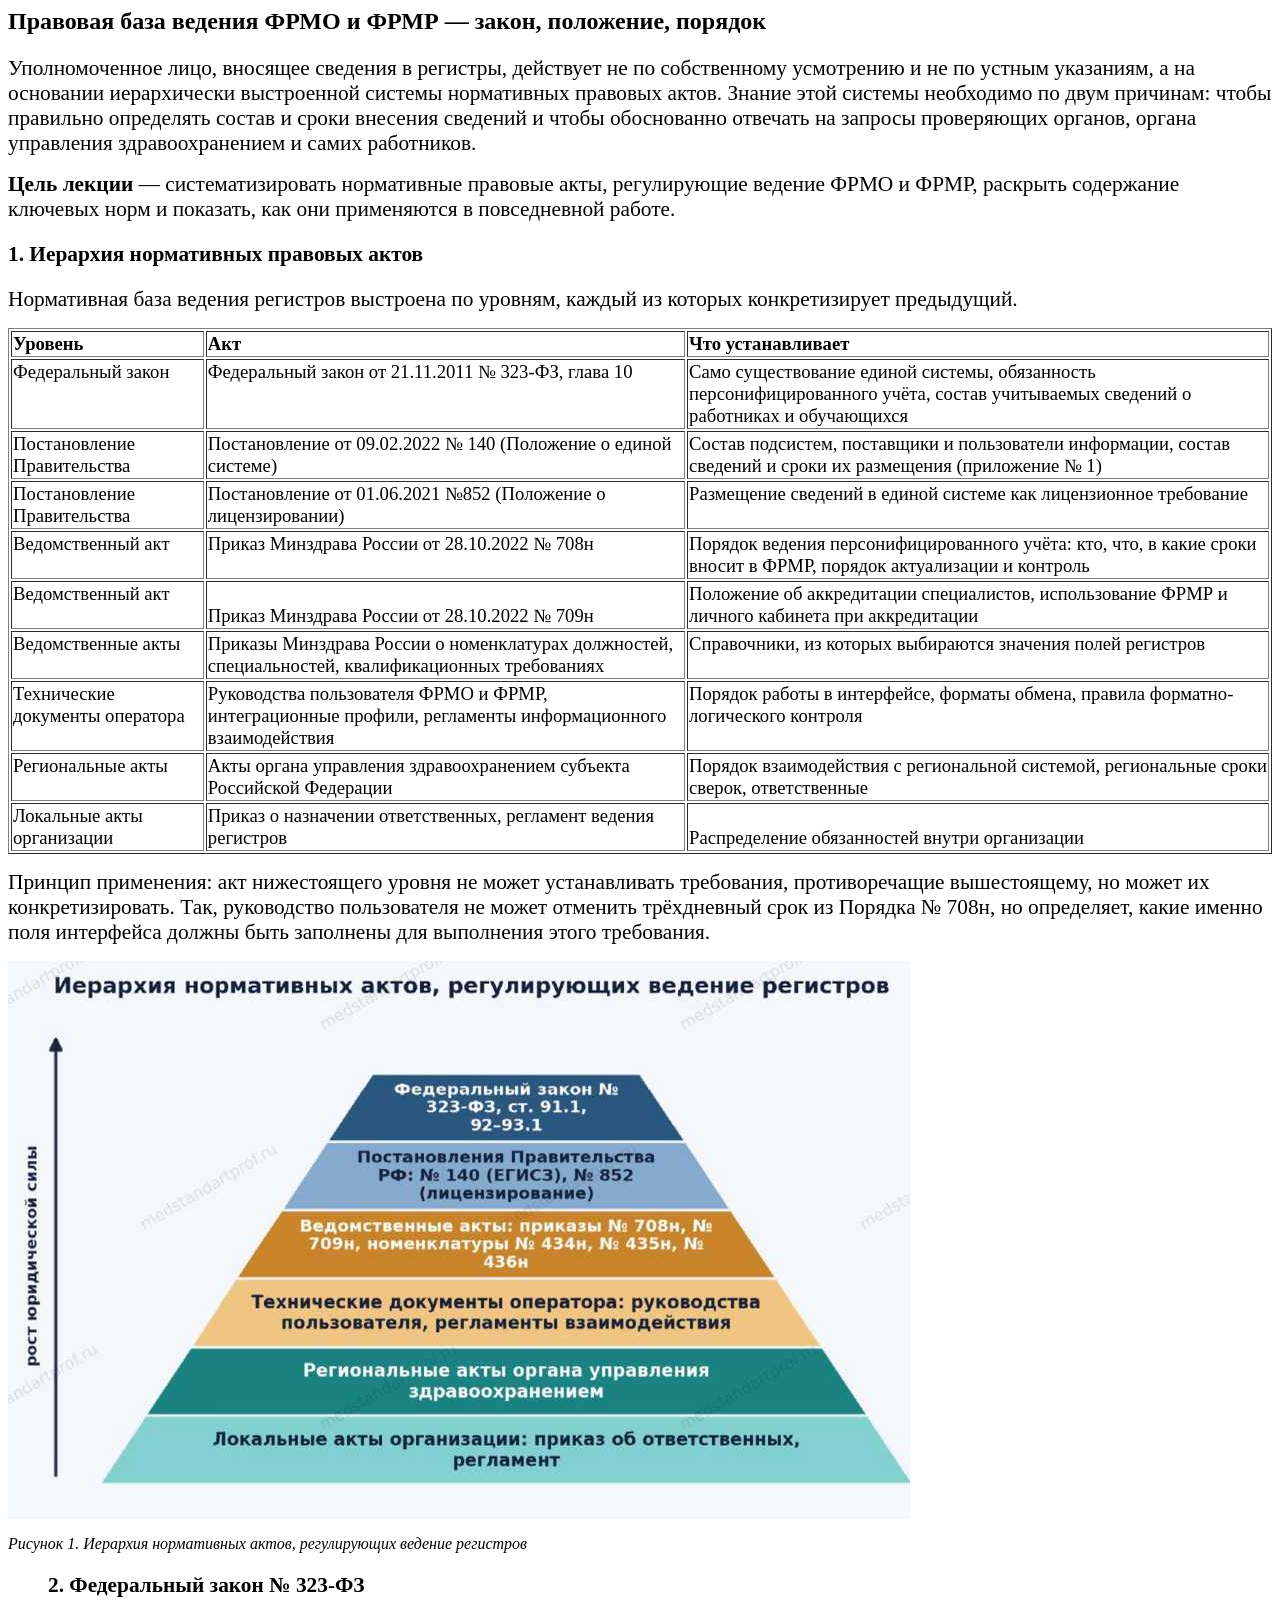
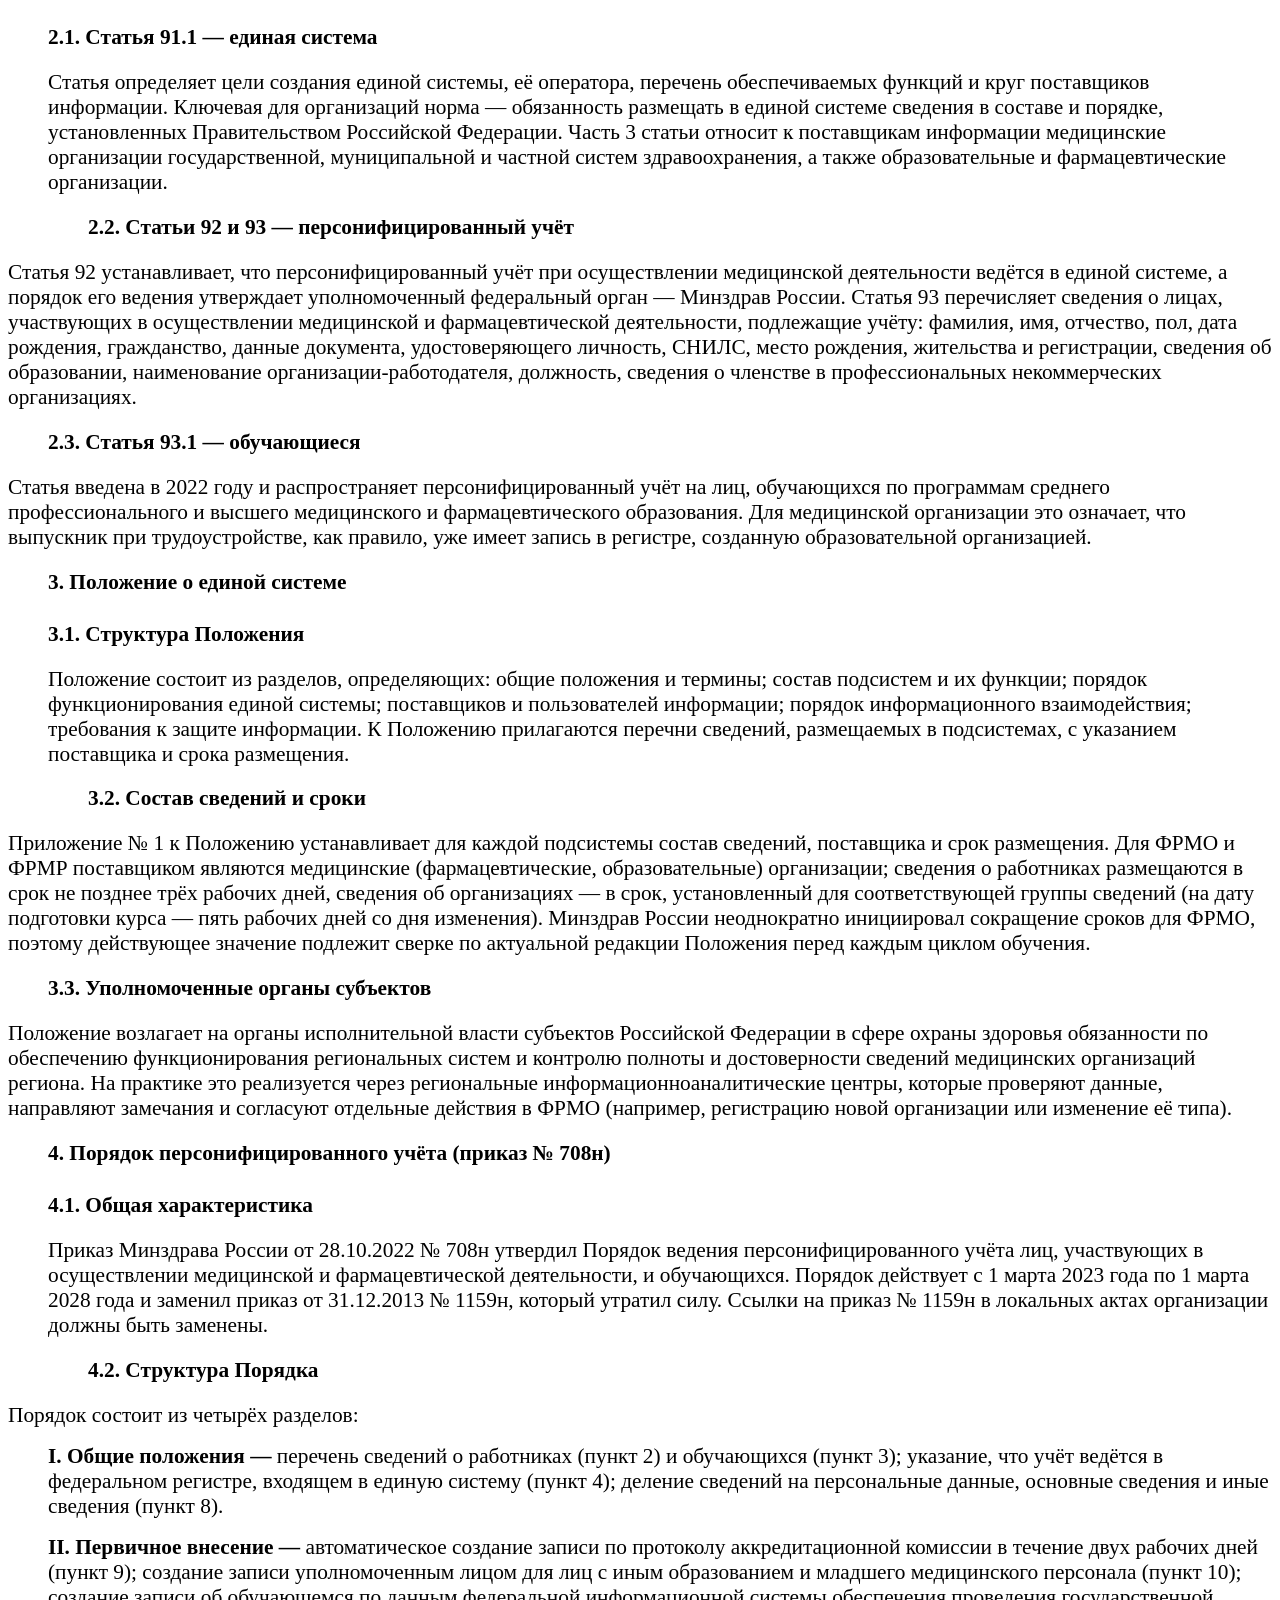
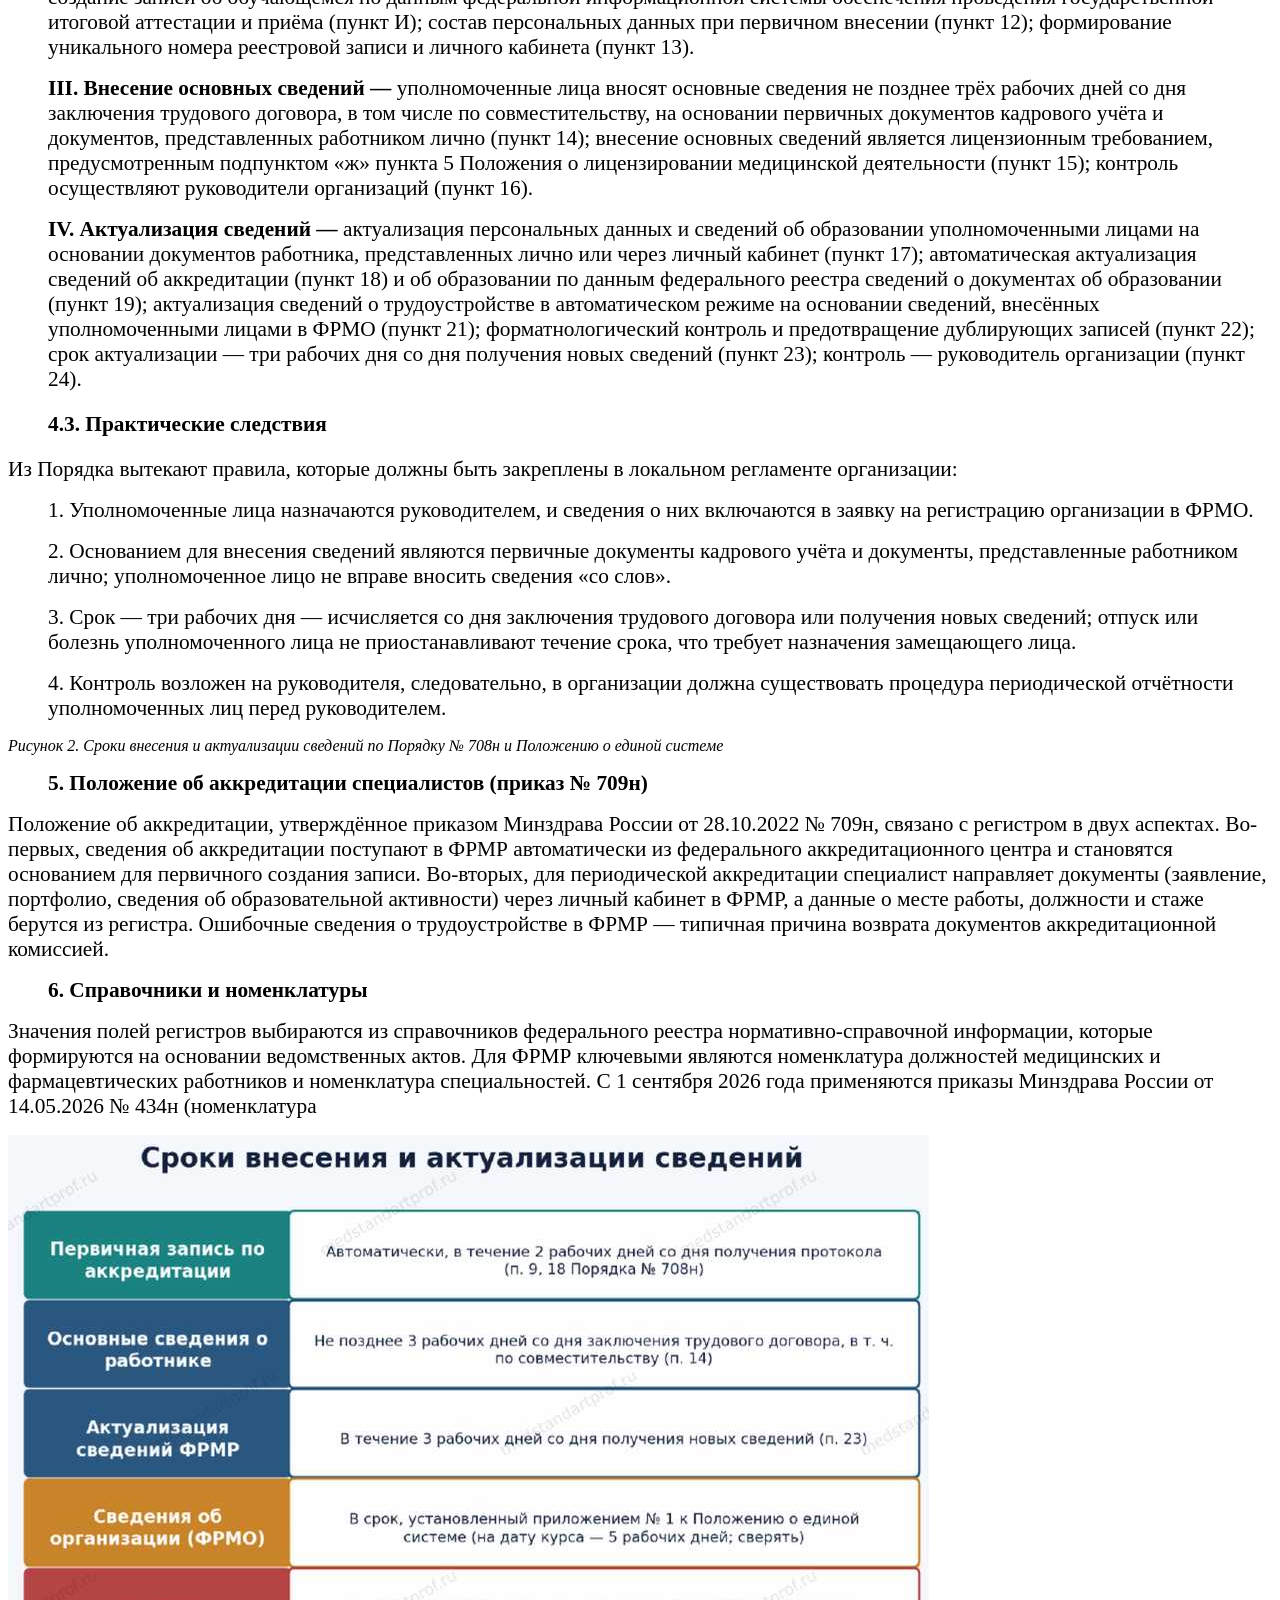
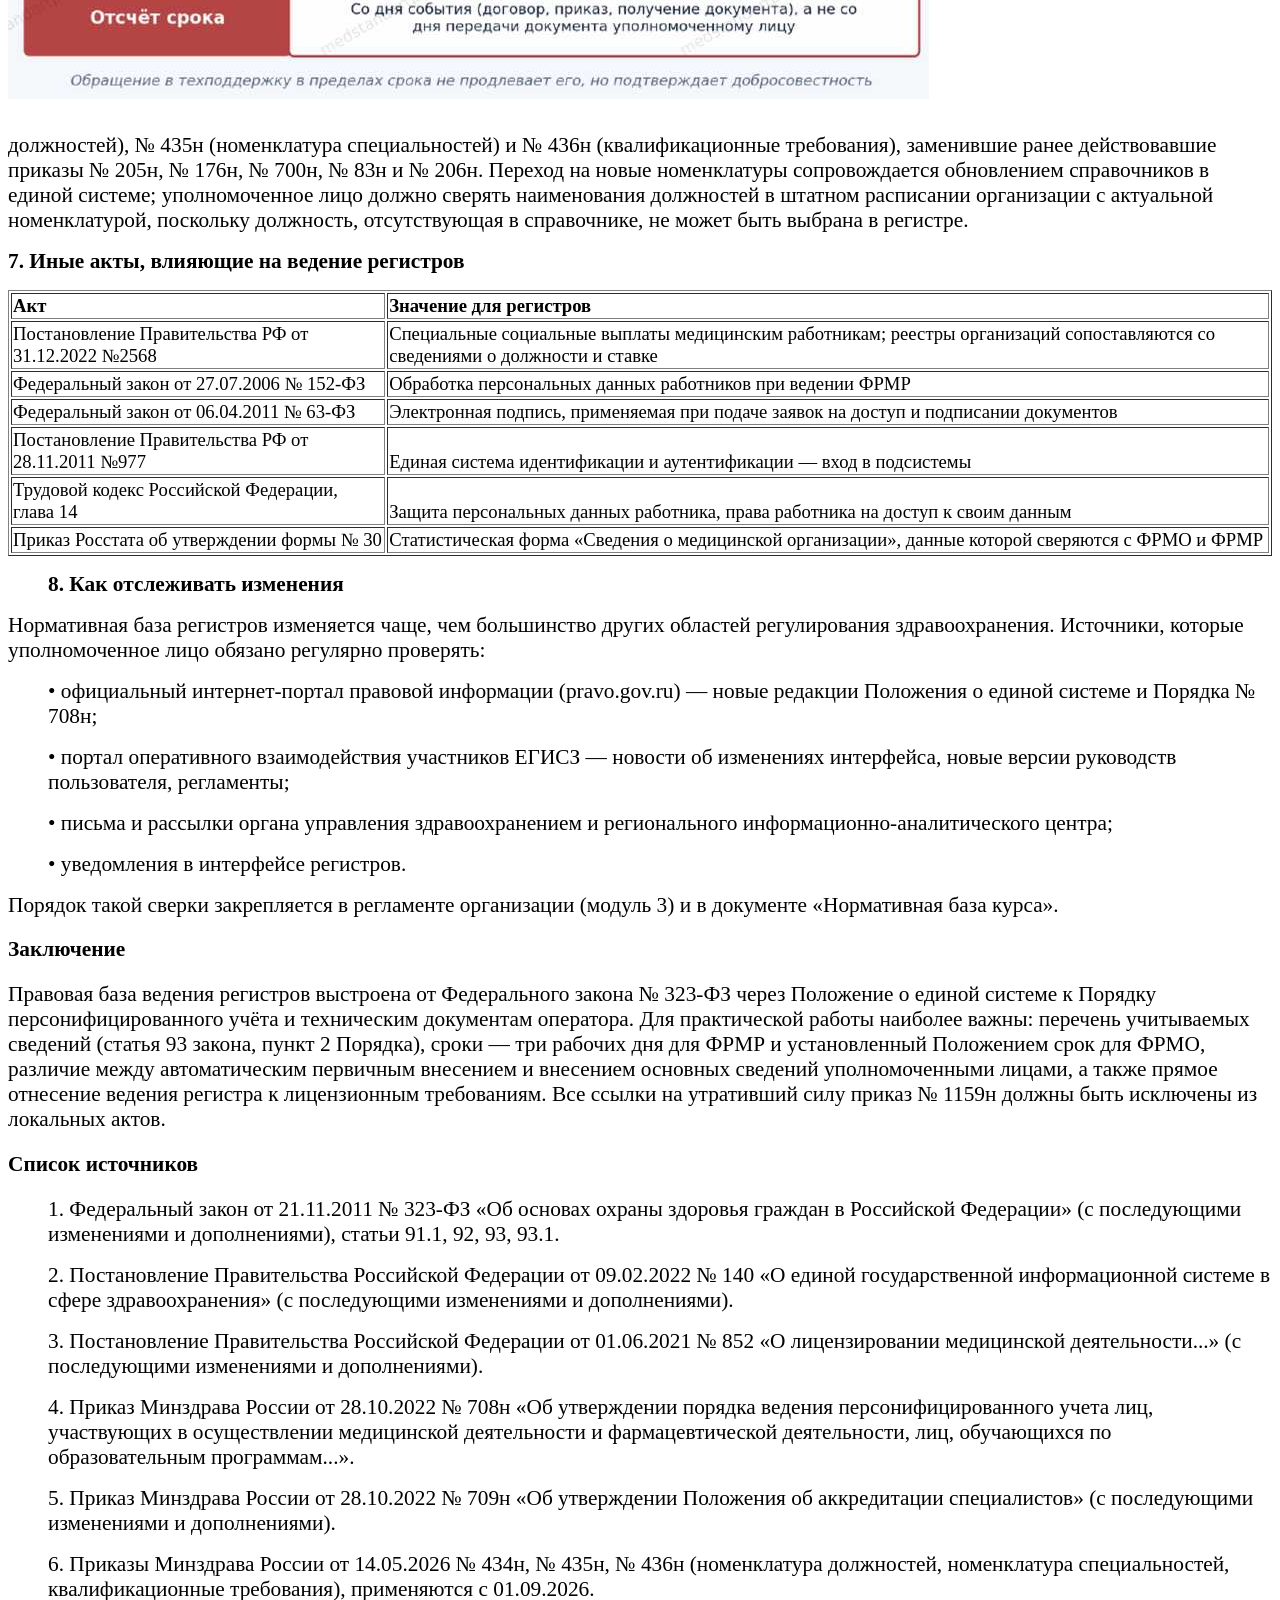
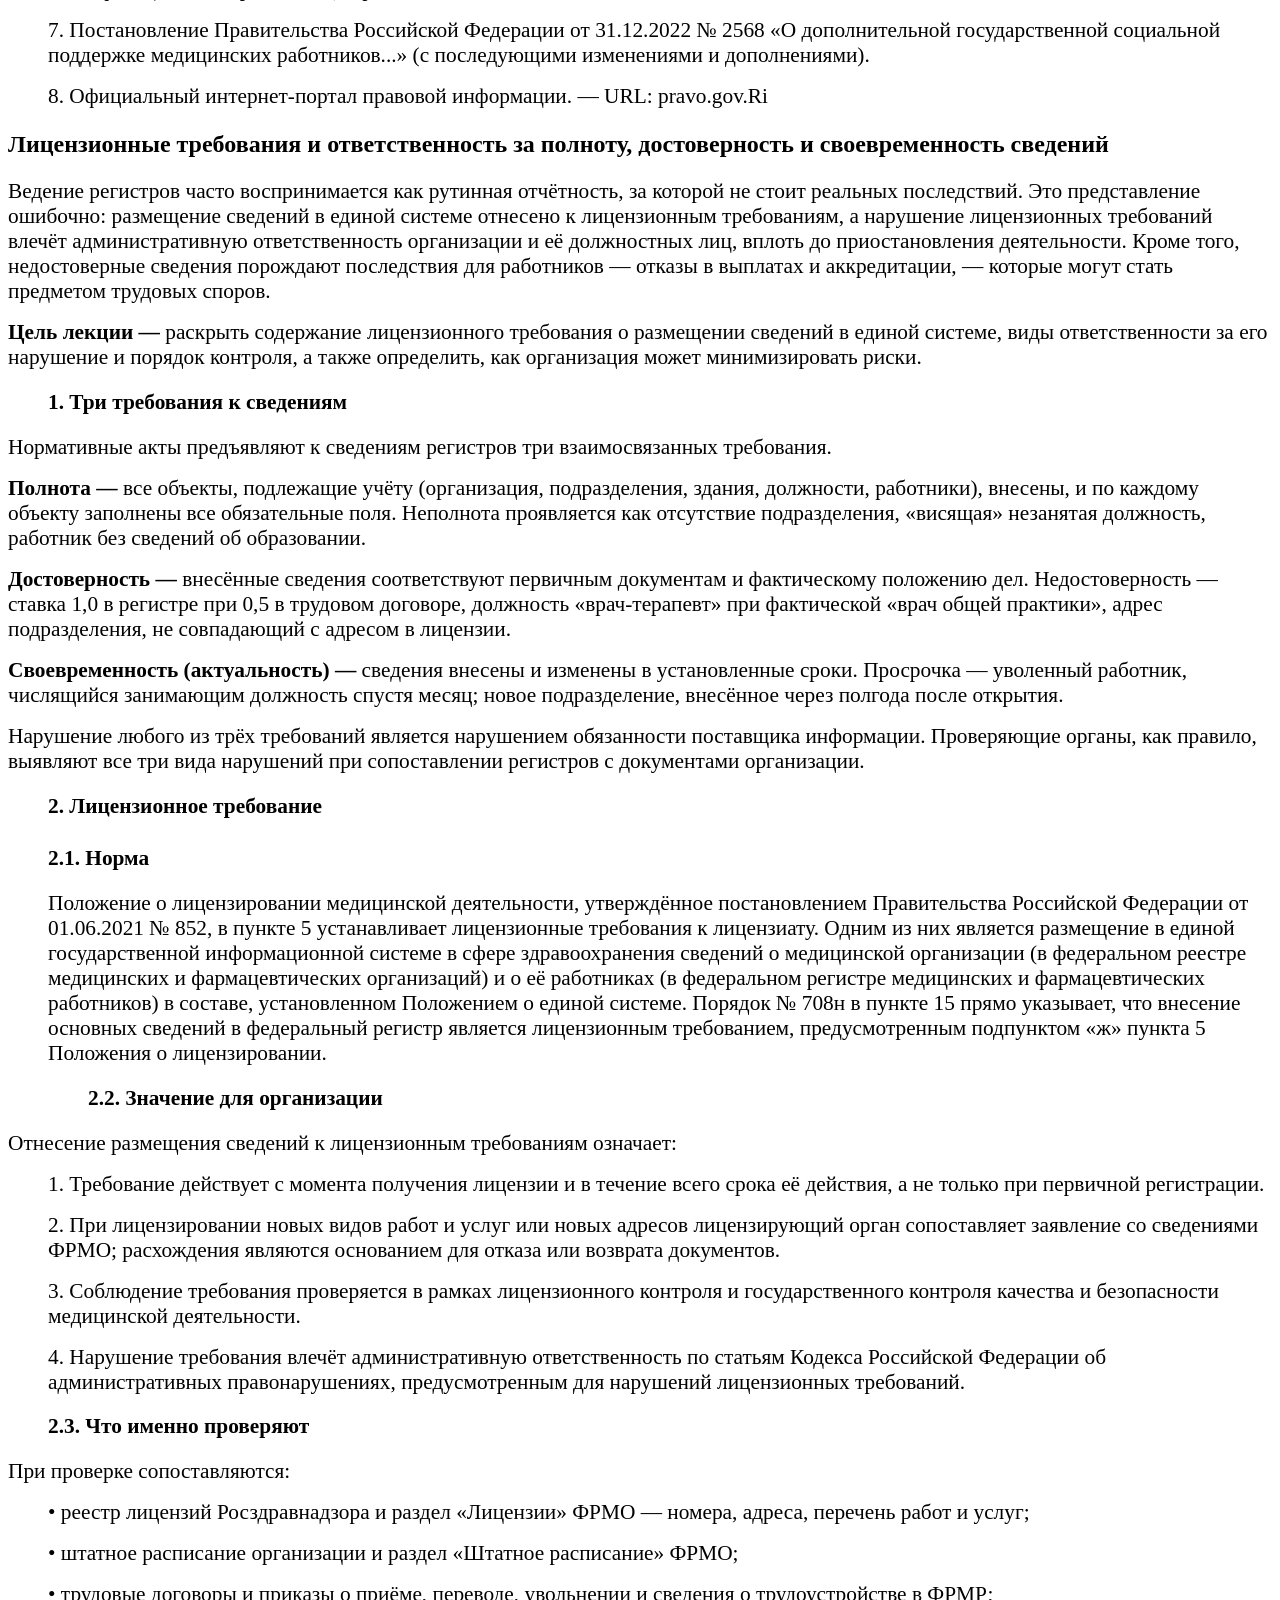
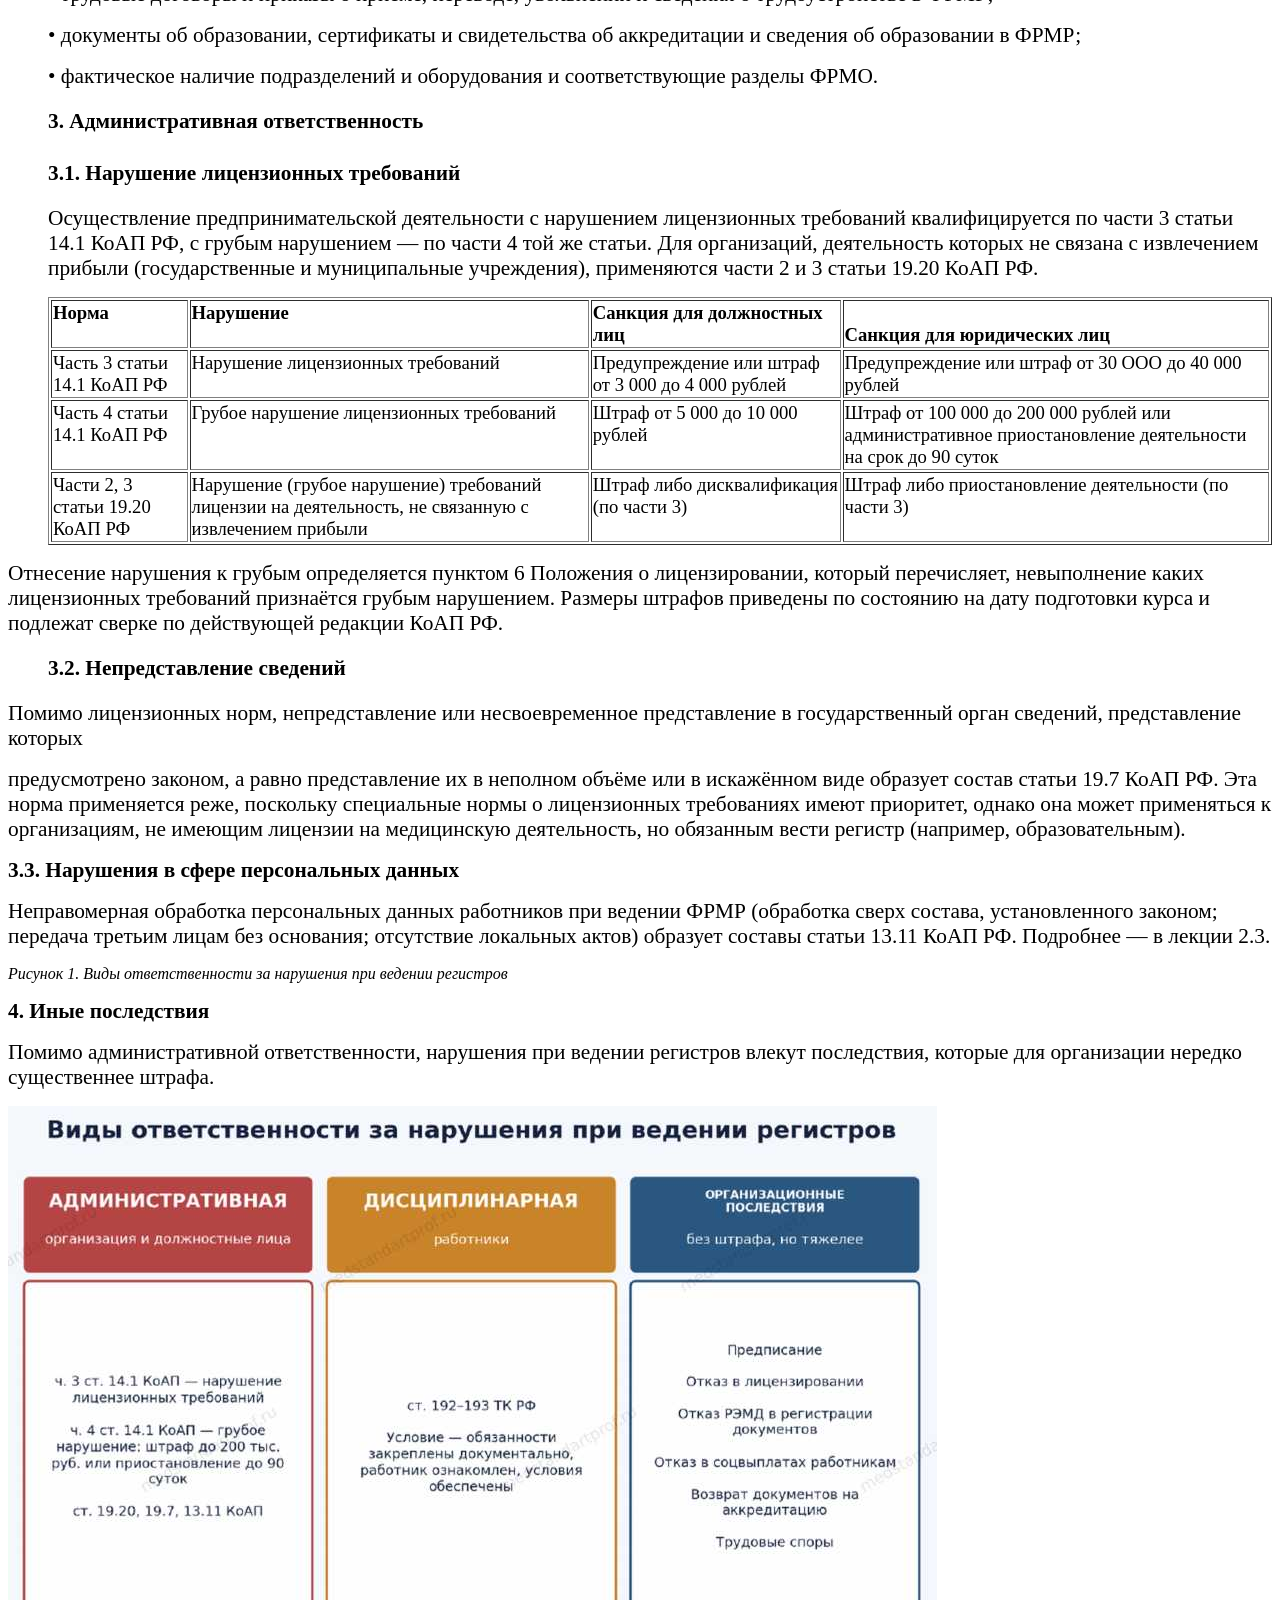
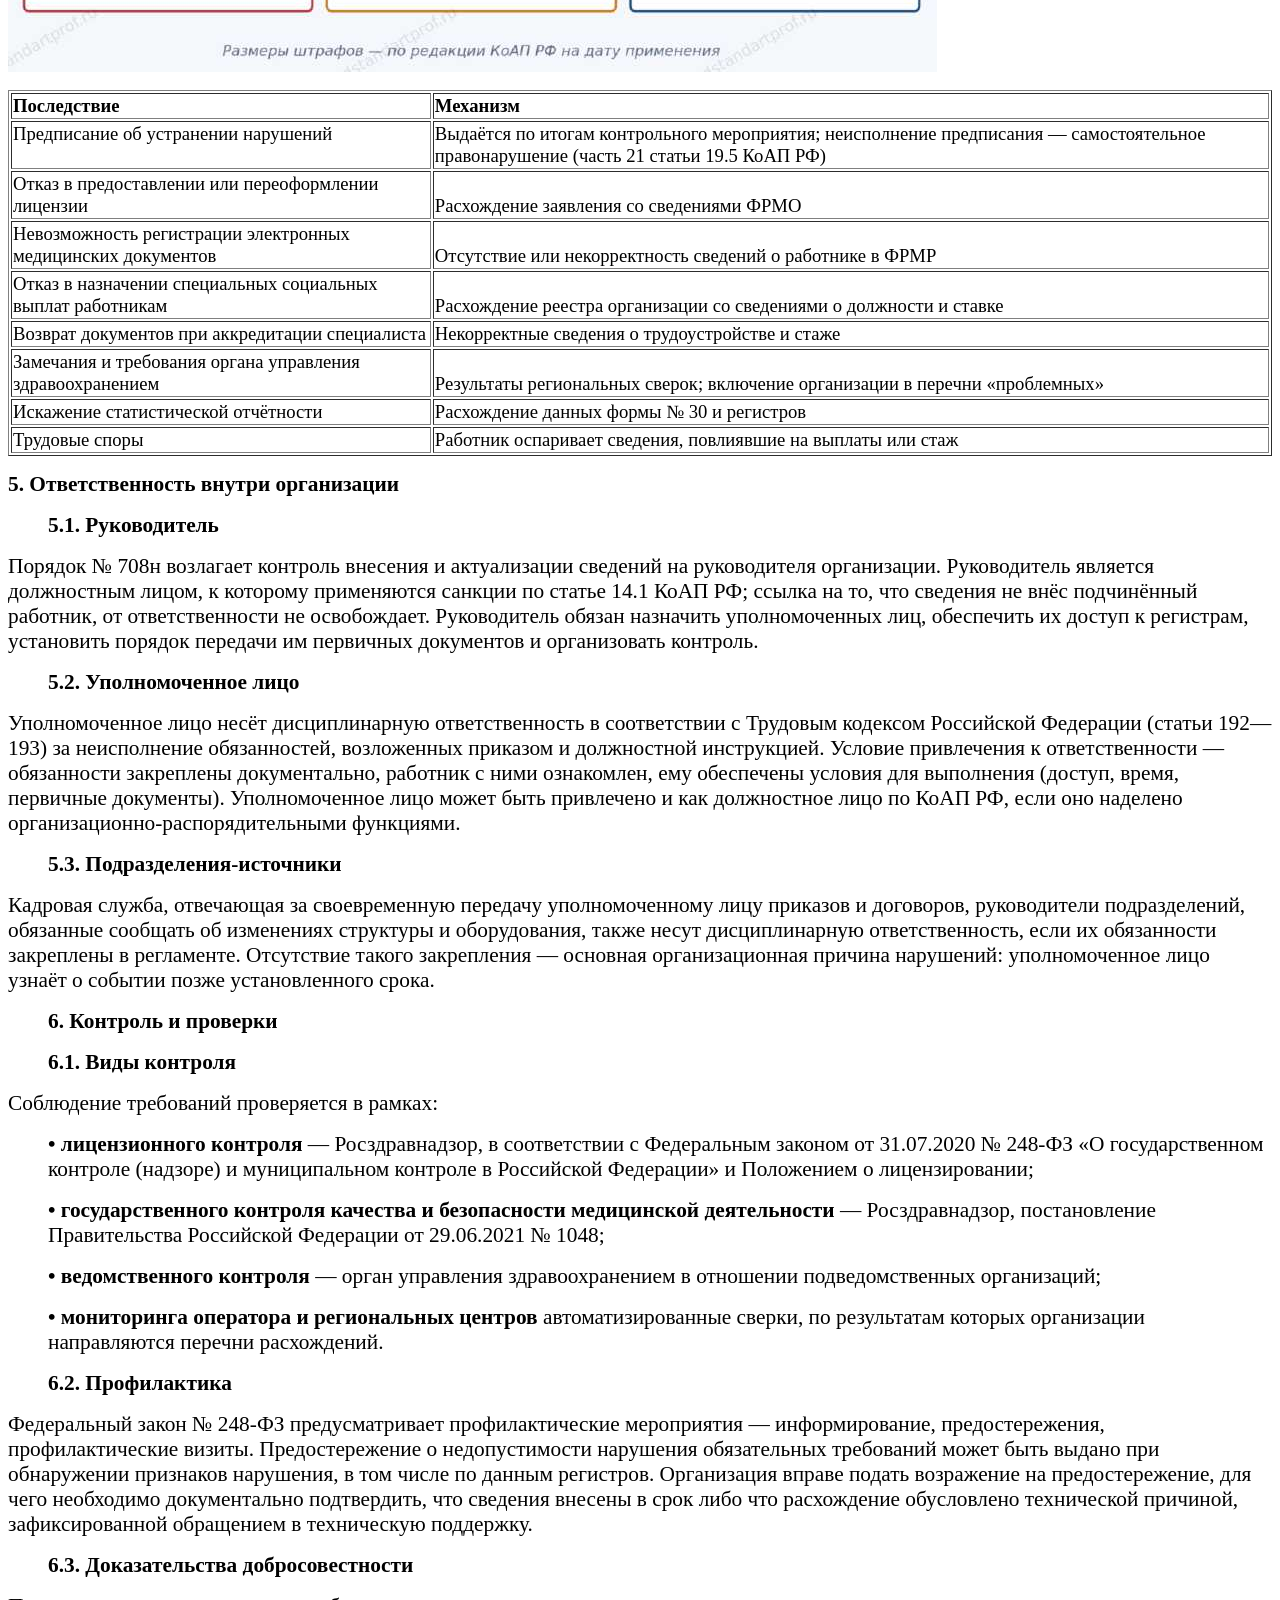
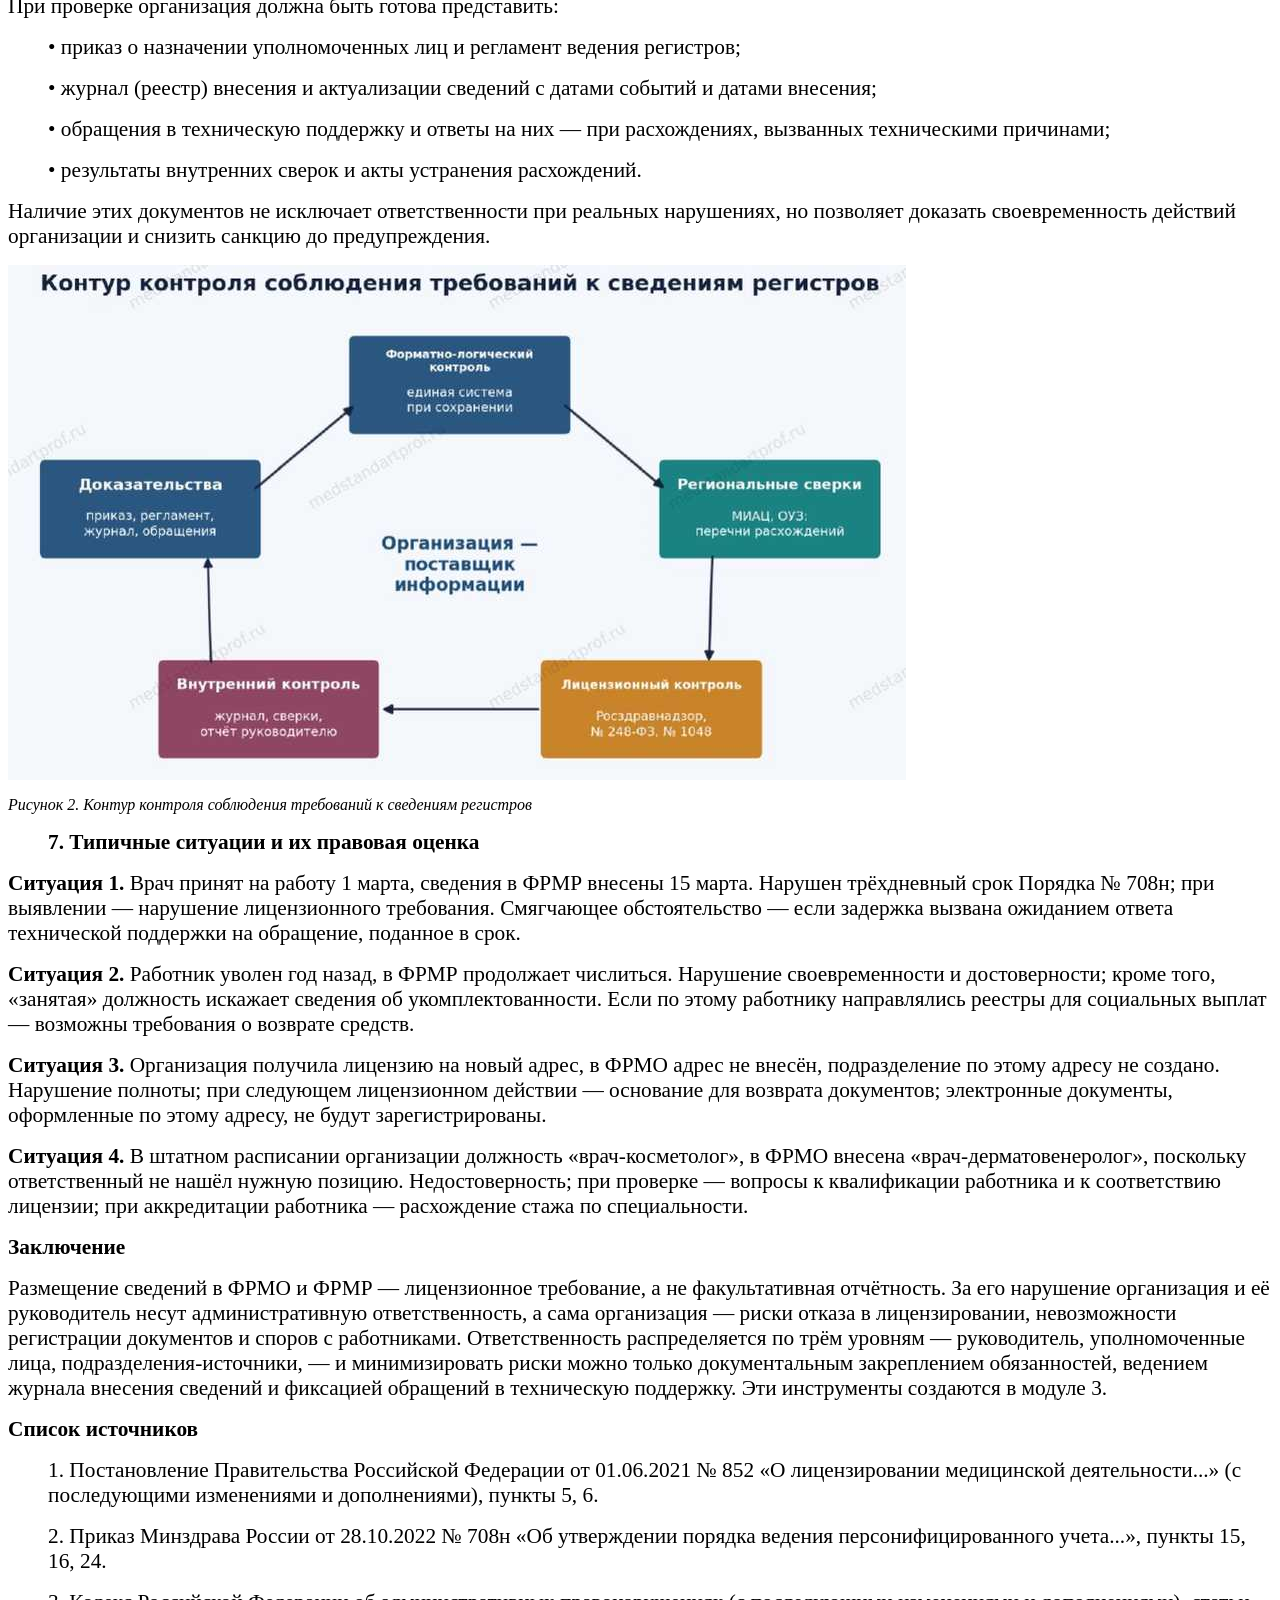
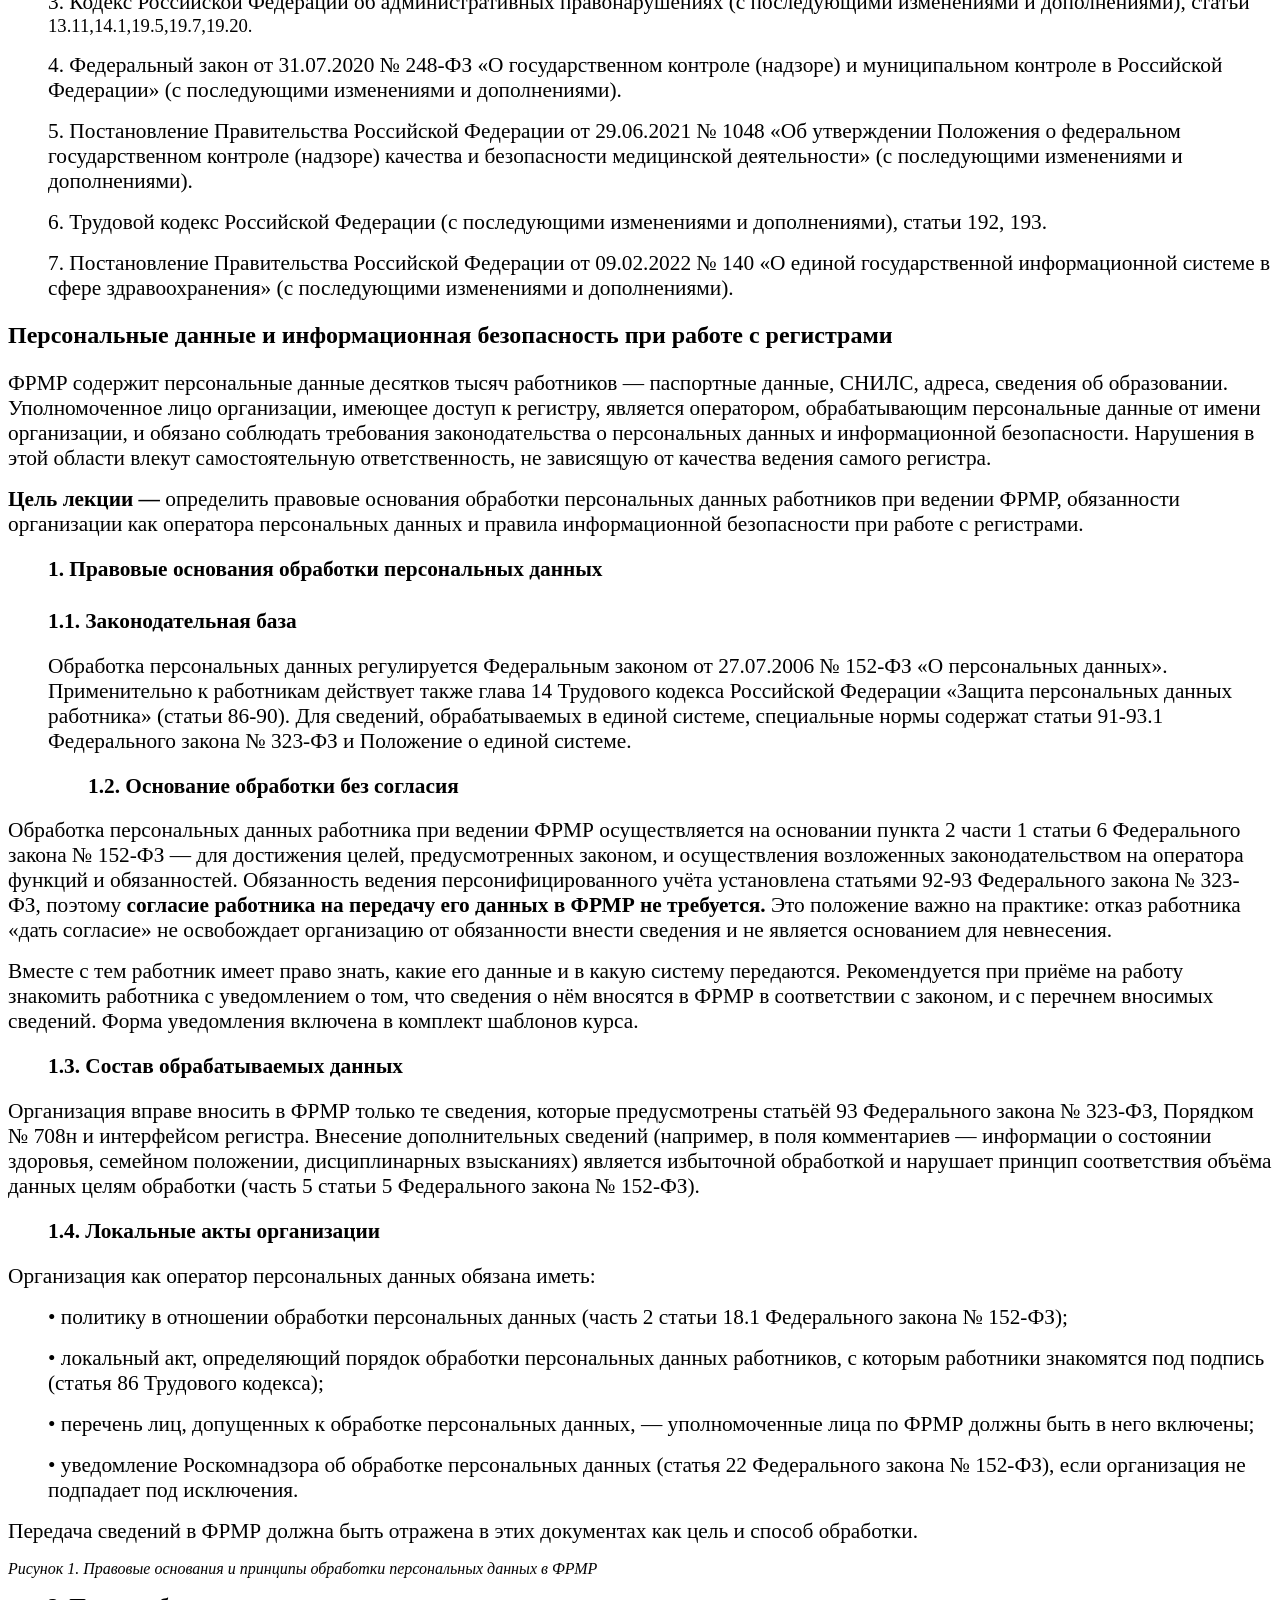
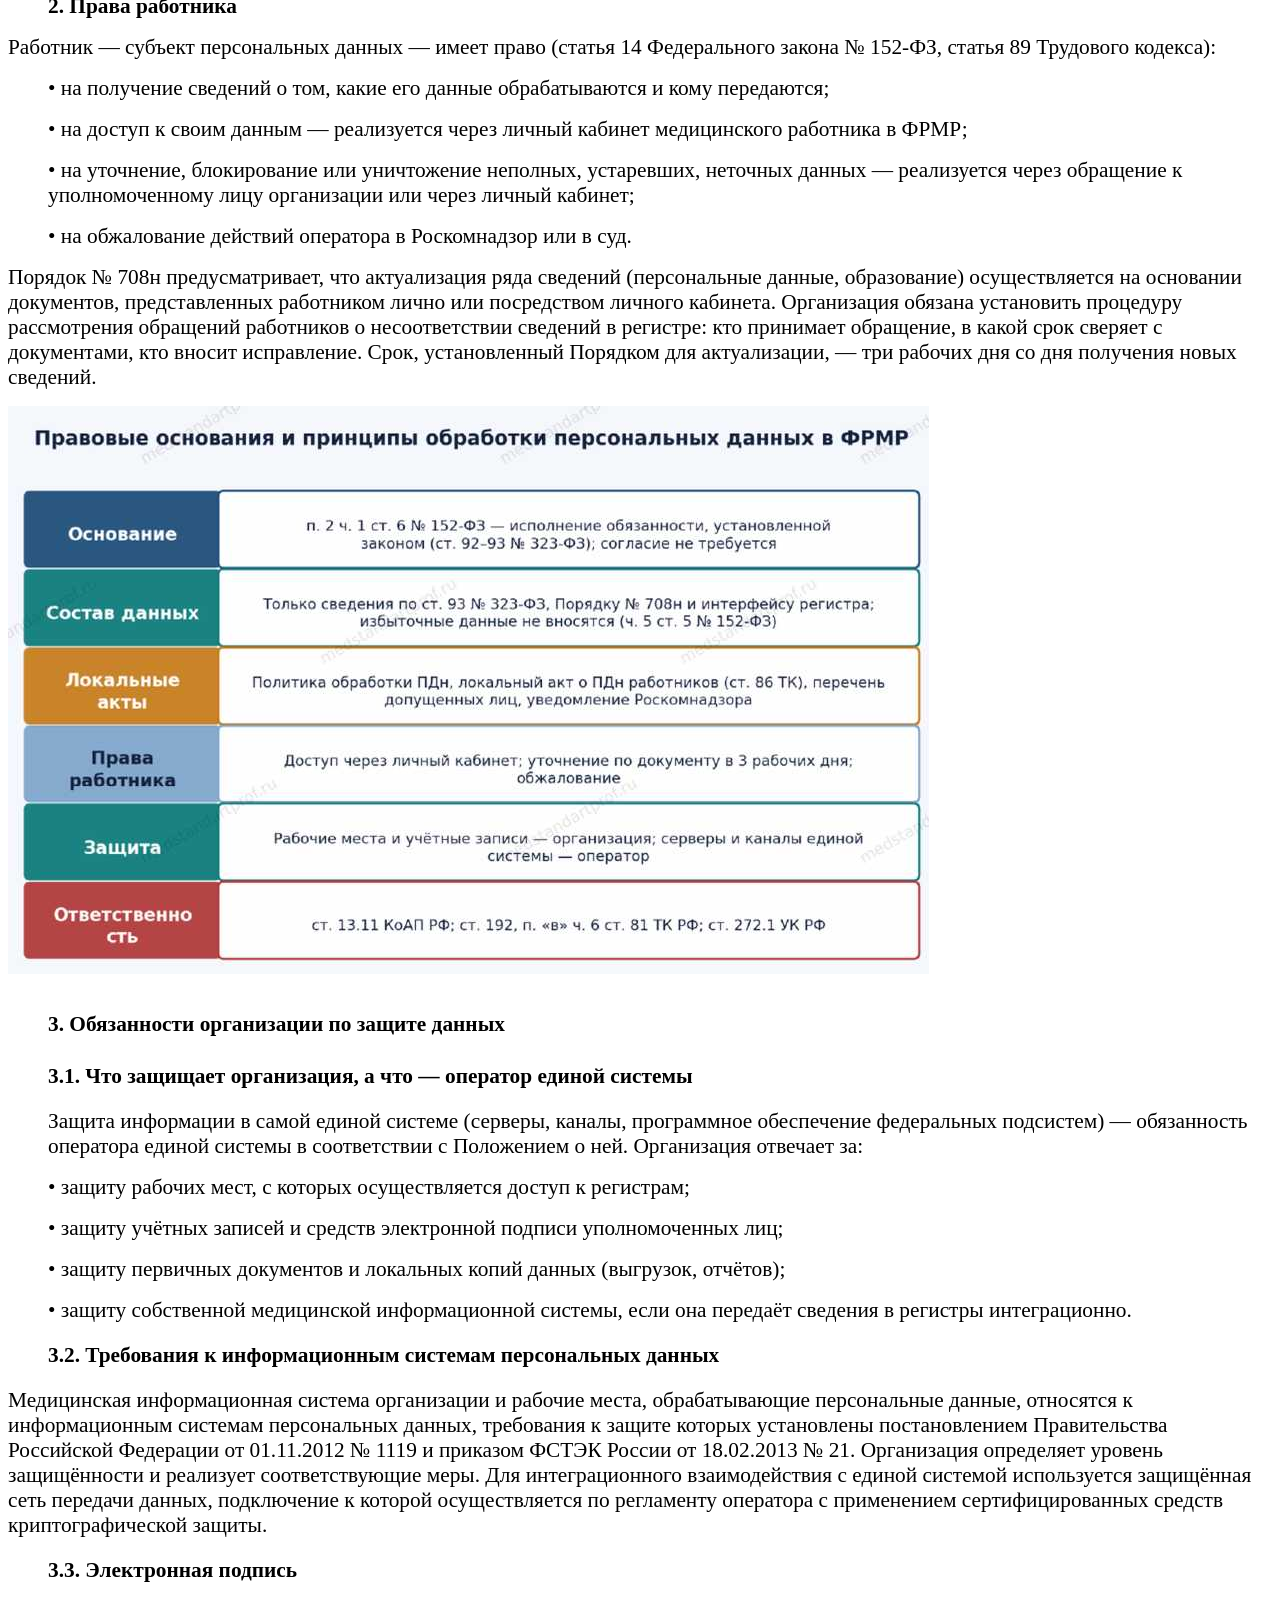
<file: лекции/лекция-2.htm>
﻿<!DOCTYPE HTML PUBLIC "-//W3C//DTD HTML 4.0 Transitional//EN"
        "http://www.w3.org/TR/1998/REC-html40-19980424/loose.dtd">
<html>
<head>
    <meta http-equiv="content-type" content="text/html; charset=UTF-8">
    <meta name="generator" content="ABBYY FineReader PDF 15">
    <meta name="author" content="PDF2Go">
    <meta name="description" content="Отсканированное изображение">
    <title>Отсканированное изображение</title>
    <style type="text/css">
        table.main {
        }

        tr.row {
        }

        td.cell {
        }

        div.block {
        }

        div.paragraph {
        }

        .font0 {
            font: 12pt Times New Roman, serif;
        }

        .font1 {
            font: 14pt Times New Roman, serif;
        }

        .font2 {
            font: 16pt Times New Roman, serif;
        }

        .font3 {
            font: 18pt Times New Roman, serif;
        }

    </style>
</head>
<body><a name="caption1"></a>
<h1><a name="bookmark0"></a><span class="font3" style="font-weight:bold;"><a name="bookmark1"></a>Правовая база ведения ФРМО и ФРМР — закон, положение, порядок</span>
</h1>
<p><span class="font2">Уполномоченное лицо, вносящее сведения в регистры, действует не по собственному усмотрению и не по устным указаниям, а на основании иерархически выстроенной системы нормативных правовых актов. Знание этой системы необходимо по двум причинам: чтобы правильно определять состав и сроки внесения сведений и чтобы обоснованно отвечать на запросы проверяющих органов, органа управления здравоохранением и самих работников.</span>
</p>
<p><span class="font2" style="font-weight:bold;">Цель лекции </span><span class="font2">— систематизировать нормативные правовые акты, регулирующие ведение ФРМО и ФРМР, раскрыть содержание ключевых норм и показать, как они применяются в повседневной работе.</span>
</p>
<h2><a name="bookmark2"></a><span class="font2" style="font-weight:bold;"><a name="bookmark3"></a>1. Иерархия нормативных правовых актов</span>
</h2>
<p><span class="font2">Нормативная база ведения регистров выстроена по уровням, каждый из которых конкретизирует предыдущий.</span>
</p>
<table border="1">
    <tr>
        <td style="vertical-align:bottom;">
            <p><span class="font1" style="font-weight:bold;">Уровень</span></p></td>
        <td style="vertical-align:bottom;">
            <p><span class="font1" style="font-weight:bold;">Акт</span></p></td>
        <td style="vertical-align:bottom;">
            <p><span class="font1" style="font-weight:bold;">Что устанавливает</span></p></td>
    </tr>
    <tr>
        <td style="vertical-align:top;">
            <p><span class="font1">Федеральный закон</span></p></td>
        <td style="vertical-align:top;">
            <p><span class="font1">Федеральный закон от 21.11.2011 № 323-ФЗ, глава 10</span></p></td>
        <td style="vertical-align:bottom;">
            <p><span class="font1">Само существование единой системы, обязанность персонифицированного учёта, состав учитываемых сведений о работниках и обучающихся</span>
            </p></td>
    </tr>
    <tr>
        <td style="vertical-align:top;">
            <p><span class="font1">Постановление Правительства</span></p></td>
        <td style="vertical-align:top;">
            <p><span class="font1">Постановление от 09.02.2022 № 140 (Положение о единой системе)</span></p></td>
        <td style="vertical-align:bottom;">
            <p><span class="font1">Состав подсистем, поставщики и пользователи информации, состав сведений и сроки их размещения (приложение № 1)</span>
            </p></td>
    </tr>
    <tr>
        <td style="vertical-align:top;">
            <p><span class="font1">Постановление Правительства</span></p></td>
        <td style="vertical-align:bottom;">
            <p><span class="font1">Постановление от 01.06.2021 №852 (Положение о лицензировании)</span></p></td>
        <td style="vertical-align:top;">
            <p><span class="font1">Размещение сведений в единой системе как лицензионное требование</span></p></td>
    </tr>
    <tr>
        <td style="vertical-align:top;">
            <p><span class="font1">Ведомственный акт</span></p></td>
        <td style="vertical-align:top;">
            <p><span class="font1">Приказ Минздрава России от 28.10.2022 № 708н</span></p></td>
        <td style="vertical-align:bottom;">
            <p><span class="font1">Порядок ведения персонифицированного учёта: кто, что, в какие сроки вносит в ФРМР, порядок актуализации и контроль</span>
            </p></td>
    </tr>
    <tr>
        <td style="vertical-align:top;">
            <p><span class="font1">Ведомственный акт</span></p></td>
        <td style="vertical-align:bottom;">
            <p><span class="font1">Приказ Минздрава России от 28.10.2022 № 709н</span></p></td>
        <td style="vertical-align:bottom;">
            <p><span class="font1">Положение об аккредитации специалистов, использование ФРМР и личного кабинета при аккредитации</span></p></td>
    </tr>
    <tr>
        <td style="vertical-align:top;">
            <p><span class="font1">Ведомственные акты</span></p></td>
        <td style="vertical-align:bottom;">
            <p><span class="font1">Приказы Минздрава России о номенклатурах должностей, специальностей, квалификационных требованиях</span>
            </p></td>
        <td style="vertical-align:top;">
            <p><span class="font1">Справочники, из которых выбираются значения полей регистров</span></p></td>
    </tr>
    <tr>
        <td style="vertical-align:top;">
            <p><span class="font1">Технические документы оператора</span></p></td>
        <td style="vertical-align:bottom;">
            <p><span class="font1">Руководства пользователя ФРМО и ФРМР, интеграционные профили, регламенты информационного взаимодействия</span>
            </p></td>
        <td style="vertical-align:top;">
            <p><span
                    class="font1">Порядок работы в интерфейсе, форматы обмена, правила форматно-логического контроля</span>
            </p></td>
    </tr>
    <tr>
        <td style="vertical-align:top;">
            <p><span class="font1">Региональные акты</span></p></td>
        <td style="vertical-align:bottom;">
            <p><span class="font1">Акты органа управления здравоохранением субъекта Российской Федерации</span></p></td>
        <td style="vertical-align:bottom;">
            <p><span class="font1">Порядок взаимодействия с региональной системой, региональные сроки сверок, ответственные</span>
            </p></td>
    </tr>
    <tr>
        <td style="vertical-align:top;">
            <p><span class="font1">Локальные акты организации</span></p></td>
        <td style="vertical-align:bottom;">
            <p><span class="font1">Приказ о назначении ответственных, регламент ведения регистров</span></p></td>
        <td style="vertical-align:bottom;">
            <p><span class="font1">Распределение обязанностей внутри организации</span></p></td>
    </tr>
</table>
<p><span class="font2">Принцип применения: акт нижестоящего уровня не может устанавливать требования, противоречащие вышестоящему, но может их конкретизировать. Так, руководство пользователя не может отменить трёхдневный срок из Порядка № 708н, но определяет, какие именно поля интерфейса должны быть заполнены для выполнения этого требования.</span>
</p><img src="лекция-2_files/3b353a46384f-2-1.jpg" alt="" >
<p><span class="font0"
         style="font-style:italic;">Рисунок 1. Иерархия нормативных актов, регулирующих ведение регистров</span></p>
<ul style="list-style:none;">
    <li>
        <h2><a name="bookmark4"></a><span class="font2" style="font-weight:bold;"><a name="bookmark5"></a>2. Федеральный закон № 323-ФЗ</span><br><br><span
                class="font2" style="font-weight:bold;"><a name="bookmark6"></a>2.1. Статья 91.1 — единая система</span>
        </h2>
        <p><span class="font2">Статья определяет цели создания единой системы, её оператора, перечень обеспечиваемых функций и круг поставщиков информации. Ключевая для организаций норма — обязанность размещать в единой системе сведения в составе и порядке, установленных Правительством Российской Федерации. Часть 3 статьи относит к поставщикам информации медицинские организации государственной, муниципальной и частной систем здравоохранения, а также образовательные и фармацевтические организации.</span>
        </p>
        <ul style="list-style:none;">
            <li>
                <h2><a name="bookmark7"></a><span class="font2" style="font-weight:bold;"><a name="bookmark8"></a>2.2. Статьи 92 и 93 — персонифицированный учёт</span>
                </h2></li>
        </ul>
    </li>
</ul>
<p><span class="font2">Статья 92 устанавливает, что персонифицированный учёт при осуществлении медицинской деятельности ведётся в единой системе, а порядок его ведения утверждает уполномоченный федеральный орган — Минздрав России. Статья 93 перечисляет сведения о лицах, участвующих в осуществлении медицинской и фармацевтической деятельности, подлежащие учёту: фамилия, имя, отчество, пол, дата рождения, гражданство, данные документа, удостоверяющего личность, СНИЛС, место рождения, жительства и регистрации, сведения об образовании, наименование организации-работодателя, должность, сведения о членстве в профессиональных некоммерческих организациях.</span>
</p>
<ul style="list-style:none;">
    <li>
        <h2><a name="bookmark9"></a><span class="font2" style="font-weight:bold;"><a name="bookmark10"></a>2.3. Статья 93.1 — обучающиеся</span>
        </h2></li>
</ul>
<p><span class="font2">Статья введена в 2022 году и распространяет персонифицированный учёт на лиц, обучающихся по программам среднего профессионального и высшего медицинского и фармацевтического образования. Для медицинской организации это означает, что выпускник при трудоустройстве, как правило, уже имеет запись в регистре, созданную образовательной организацией.</span>
</p>
<ul style="list-style:none;">
    <li>
        <h2><a name="bookmark11"></a><span class="font2" style="font-weight:bold;"><a name="bookmark12"></a>3. Положение о единой системе</span><br><br><span
                class="font2" style="font-weight:bold;"><a name="bookmark13"></a>3.1. Структура Положения</span></h2>
        <p><span class="font2">Положение состоит из разделов, определяющих: общие положения и термины; состав подсистем и их функции; порядок функционирования единой системы; поставщиков и пользователей информации; порядок информационного взаимодействия; требования к защите информации. К Положению прилагаются перечни сведений, размещаемых в подсистемах, с указанием поставщика и срока размещения.</span>
        </p>
        <ul style="list-style:none;">
            <li>
                <h2><a name="bookmark14"></a><span class="font2" style="font-weight:bold;"><a name="bookmark15"></a>3.2. Состав сведений и сроки</span>
                </h2></li>
        </ul>
    </li>
</ul>
<p><span class="font2">Приложение № 1 к Положению устанавливает для каждой подсистемы состав сведений, поставщика и срок размещения. Для ФРМО и ФРМР поставщиком являются медицинские (фармацевтические, образовательные) организации; сведения о работниках размещаются в срок не позднее трёх рабочих дней, сведения об организациях — в срок, установленный для соответствующей группы сведений (на дату подготовки курса — пять рабочих дней со дня изменения). Минздрав России неоднократно инициировал сокращение сроков для ФРМО, поэтому действующее значение подлежит сверке по актуальной редакции Положения перед каждым циклом обучения.</span>
</p>
<ul style="list-style:none;">
    <li>
        <h2><a name="bookmark16"></a><span class="font2" style="font-weight:bold;"><a name="bookmark17"></a>3.3. Уполномоченные органы субъектов</span>
        </h2></li>
</ul>
<p><span class="font2">Положение возлагает на органы исполнительной власти субъектов Российской Федерации в сфере охраны здоровья обязанности по обеспечению функционирования региональных систем и контролю полноты и достоверности сведений медицинских организаций региона. На практике это реализуется через региональные информационноаналитические центры, которые проверяют данные, направляют замечания и согласуют отдельные действия в ФРМО (например, регистрацию новой организации или изменение её типа).</span>
</p>
<ul style="list-style:none;">
    <li>
        <h2><a name="bookmark18"></a><span class="font2" style="font-weight:bold;"><a name="bookmark19"></a>4. Порядок персонифицированного учёта (приказ № 708н)</span><br><br><span
                class="font2" style="font-weight:bold;"><a name="bookmark20"></a>4.1. Общая характеристика</span></h2>
        <p><span class="font2">Приказ Минздрава России от 28.10.2022 № 708н утвердил Порядок ведения персонифицированного учёта лиц, участвующих в осуществлении медицинской и фармацевтической деятельности, и обучающихся. Порядок действует с 1 марта 2023 года по 1 марта 2028 года и заменил приказ от 31.12.2013 № 1159н, который утратил силу. Ссылки на приказ № 1159н в локальных актах организации должны быть заменены.</span>
        </p>
        <ul style="list-style:none;">
            <li>
                <h2><a name="bookmark21"></a><span class="font2" style="font-weight:bold;"><a name="bookmark22"></a>4.2. Структура Порядка</span>
                </h2></li>
        </ul>
    </li>
</ul>
<p><span class="font2">Порядок состоит из четырёх разделов:</span></p>
<ul style="list-style:none;">
    <li>
        <p><span class="font2" style="font-weight:bold;">I. Общие положения — </span><span class="font2">перечень сведений о работниках (пункт 2) и обучающихся (пункт 3); указание, что учёт ведётся в федеральном регистре, входящем в единую систему (пункт 4); деление сведений на персональные данные, основные сведения и иные сведения (пункт 8).</span>
        </p></li>
    <li>
        <p><span class="font2" style="font-weight:bold;">II. Первичное внесение — </span><span class="font2">автоматическое создание записи по протоколу аккредитационной комиссии в течение двух рабочих дней (пункт 9); создание записи уполномоченным лицом для лиц с иным образованием и младшего медицинского персонала (пункт 10); создание записи об обучающемся по данным федеральной информационной системы обеспечения проведения государственной итоговой аттестации и приёма (пункт И); состав персональных данных при первичном внесении (пункт 12); формирование уникального номера реестровой записи и личного кабинета (пункт 13).</span>
        </p></li>
    <li>
        <p><span class="font2" style="font-weight:bold;">III. Внесение основных сведений — </span><span class="font2">уполномоченные лица вносят основные сведения не позднее трёх рабочих дней со дня заключения трудового договора, в том числе по совместительству, на основании первичных документов кадрового учёта и документов, представленных работником лично (пункт 14); внесение основных сведений является лицензионным требованием, предусмотренным подпунктом «ж» пункта 5 Положения о лицензировании медицинской деятельности (пункт 15); контроль осуществляют руководители организаций (пункт 16).</span>
        </p></li>
    <li>
        <p><span class="font2" style="font-weight:bold;">IV. Актуализация сведений — </span><span class="font2">актуализация персональных данных и сведений об образовании уполномоченными лицами на основании документов работника, представленных лично или через личный кабинет (пункт 17); автоматическая актуализация сведений об аккредитации (пункт 18) и об образовании по данным федерального реестра сведений о документах об образовании (пункт 19); актуализация сведений о трудоустройстве в автоматическом режиме на основании сведений, внесённых уполномоченными лицами в ФРМО (пункт 21); форматнологический контроль и предотвращение дублирующих записей (пункт 22); срок актуализации — три рабочих дня со дня получения новых сведений (пункт 23); контроль — руководитель организации (пункт 24).</span>
        </p></li>
</ul>
<ul style="list-style:none;">
    <li>
        <h2><a name="bookmark23"></a><span class="font2" style="font-weight:bold;"><a name="bookmark24"></a>4.3. Практические следствия</span>
        </h2></li>
</ul>
<p><span
        class="font2">Из Порядка вытекают правила, которые должны быть закреплены в локальном регламенте организации:</span>
</p>
<ul style="list-style:none;">
    <li>
        <p><span class="font2">1. Уполномоченные лица назначаются руководителем, и сведения о них включаются в заявку на регистрацию организации в ФРМО.</span>
        </p></li>
    <li>
        <p><span class="font2">2. Основанием для внесения сведений являются первичные документы кадрового учёта и документы, представленные работником лично; уполномоченное лицо не вправе вносить сведения «со слов».</span>
        </p></li>
    <li>
        <p><span class="font2">3. Срок — три рабочих дня — исчисляется со дня заключения трудового договора или получения новых сведений; отпуск или болезнь уполномоченного лица не приостанавливают течение срока, что требует назначения замещающего лица.</span>
        </p></li>
</ul>
<ul style="list-style:none;">
    <li>
        <p><span class="font2">4. Контроль возложен на руководителя, следовательно, в организации должна существовать процедура периодической отчётности уполномоченных лиц перед руководителем.</span>
        </p></li>
</ul>
<p><span class="font0" style="font-style:italic;">Рисунок 2. Сроки внесения и актуализации сведений по Порядку № 708н и Положению о единой системе</span>
</p>
<ul style="list-style:none;">
    <li>
        <p><span class="font2"
                 style="font-weight:bold;">5. Положение об аккредитации специалистов (приказ № 709н)</span></p></li>
</ul>
<p><span class="font2">Положение об аккредитации, утверждённое приказом Минздрава России от 28.10.2022 № 709н, связано с регистром в двух аспектах. Во-первых, сведения об аккредитации поступают в ФРМР автоматически из федерального аккредитационного центра и становятся основанием для первичного создания записи. Во-вторых, для периодической аккредитации специалист направляет документы (заявление, портфолио, сведения об образовательной активности) через личный кабинет в ФРМР, а данные о месте работы, должности и стаже берутся из регистра. Ошибочные сведения о трудоустройстве в ФРМР — типичная причина возврата документов аккредитационной комиссией.</span>
</p>
<ul style="list-style:none;">
    <li>
        <p><span class="font2" style="font-weight:bold;">6. Справочники и номенклатуры</span></p></li>
</ul>
<p><span class="font2">Значения полей регистров выбираются из справочников федерального реестра нормативно-справочной информации, которые формируются на основании ведомственных актов. Для ФРМР ключевыми являются номенклатура должностей медицинских и фармацевтических работников и номенклатура специальностей. С 1 сентября 2026 года применяются приказы Минздрава России от 14.05.2026 № 434н (номенклатура</span>
</p>
<div><img src="лекция-2_files/3b353a46384f-2-2.jpg" alt="" >
</div>
<br clear="all">
<p><span class="font2">должностей), № 435н (номенклатура специальностей) и № 436н (квалификационные требования), заменившие ранее действовавшие приказы № 205н, № 176н, № 700н, № 83н и № 206н. Переход на новые номенклатуры сопровождается обновлением справочников в единой системе; уполномоченное лицо должно сверять наименования должностей в штатном расписании организации с актуальной номенклатурой, поскольку должность, отсутствующая в справочнике, не может быть выбрана в регистре.</span>
</p>
<p><span class="font2" style="font-weight:bold;">7. Иные акты, влияющие на ведение регистров</span></p>
<table border="1">
    <tr>
        <td style="vertical-align:bottom;">
            <p><span class="font1" style="font-weight:bold;">Акт</span></p></td>
        <td style="vertical-align:bottom;">
            <p><span class="font1" style="font-weight:bold;">Значение для регистров</span></p></td>
    </tr>
    <tr>
        <td style="vertical-align:top;">
            <p><span class="font1">Постановление Правительства РФ от 31.12.2022 №2568</span></p></td>
        <td style="vertical-align:bottom;">
            <p><span class="font1">Специальные социальные выплаты медицинским работникам; реестры организаций сопоставляются со сведениями о должности и ставке</span>
            </p></td>
    </tr>
    <tr>
        <td style="vertical-align:bottom;">
            <p><span class="font1">Федеральный закон от 27.07.2006 № 152-ФЗ</span></p></td>
        <td style="vertical-align:bottom;">
            <p><span class="font1">Обработка персональных данных работников при ведении ФРМР</span></p></td>
    </tr>
    <tr>
        <td style="vertical-align:top;">
            <p><span class="font1">Федеральный закон от 06.04.2011 № 63-ФЗ</span></p></td>
        <td style="vertical-align:bottom;">
            <p><span
                    class="font1">Электронная подпись, применяемая при подаче заявок на доступ и подписании документов</span>
            </p></td>
    </tr>
    <tr>
        <td style="vertical-align:bottom;">
            <p><span class="font1">Постановление Правительства РФ от 28.11.2011 №977</span></p></td>
        <td style="vertical-align:bottom;">
            <p><span class="font1">Единая система идентификации и аутентификации — вход в подсистемы</span></p></td>
    </tr>
    <tr>
        <td style="vertical-align:top;">
            <p><span class="font1">Трудовой кодекс Российской Федерации, глава 14</span></p></td>
        <td style="vertical-align:bottom;">
            <p><span class="font1">Защита персональных данных работника, права работника на доступ к своим данным</span>
            </p></td>
    </tr>
    <tr>
        <td style="vertical-align:top;">
            <p><span class="font1">Приказ Росстата об утверждении формы № 30</span></p></td>
        <td style="vertical-align:bottom;">
            <p><span class="font1">Статистическая форма «Сведения о медицинской организации», данные которой сверяются с ФРМО и ФРМР</span>
            </p></td>
    </tr>
</table>
<ul style="list-style:none;">
    <li>
        <p><span class="font2" style="font-weight:bold;">8. Как отслеживать изменения</span></p></li>
</ul>
<p><span class="font2">Нормативная база регистров изменяется чаще, чем большинство других областей регулирования здравоохранения. Источники, которые уполномоченное лицо обязано регулярно проверять:</span>
</p>
<ul style="list-style:none;">
    <li>
        <p><span class="font2">• официальный интернет-портал правовой информации (pravo.gov.ru) — новые редакции Положения о единой системе и Порядка № 708н;</span>
        </p></li>
    <li>
        <p><span class="font2">• портал оперативного взаимодействия участников ЕГИСЗ — новости об изменениях интерфейса, новые версии руководств пользователя, регламенты;</span>
        </p></li>
    <li>
        <p><span class="font2">• письма и рассылки органа управления здравоохранением и регионального информационно-аналитического центра;</span>
        </p></li>
    <li>
        <p><span class="font2">• уведомления в интерфейсе регистров.</span></p></li>
</ul>
<p><span class="font2">Порядок такой сверки закрепляется в регламенте организации (модуль 3) и в документе «Нормативная база курса».</span>
</p>
<h2><a name="bookmark25"></a><span class="font2" style="font-weight:bold;"><a name="bookmark26"></a>Заключение</span>
</h2>
<p><span class="font2">Правовая база ведения регистров выстроена от Федерального закона № 323-ФЗ через Положение о единой системе к Порядку персонифицированного учёта и техническим документам оператора. Для практической работы наиболее важны: перечень учитываемых сведений (статья 93 закона, пункт 2 Порядка), сроки — три рабочих дня для ФРМР и установленный Положением срок для ФРМО, различие между автоматическим первичным внесением и внесением основных сведений уполномоченными лицами, а также прямое отнесение ведения регистра к лицензионным требованиям. Все ссылки на утративший силу приказ № 1159н должны быть исключены из локальных актов.</span>
</p>
<h2><a name="bookmark27"></a><span class="font2" style="font-weight:bold;"><a
        name="bookmark28"></a>Список источников</span></h2>
<ul style="list-style:none;">
    <li>
        <p><span class="font2">1. Федеральный закон от 21.11.2011 № 323-ФЗ «Об основах охраны здоровья граждан в Российской Федерации» (с последующими изменениями и дополнениями), статьи 91.1, 92, 93, 93.1.</span>
        </p></li>
    <li>
        <p><span class="font2">2. Постановление Правительства Российской Федерации от 09.02.2022 № 140 «О единой государственной информационной системе в сфере здравоохранения» (с последующими изменениями и дополнениями).</span>
        </p></li>
    <li>
        <p><span class="font2">3. Постановление Правительства Российской Федерации от 01.06.2021 № 852 «О лицензировании медицинской деятельности...» (с последующими изменениями и дополнениями).</span>
        </p></li>
    <li>
        <p><span class="font2">4. Приказ Минздрава России от 28.10.2022 № 708н «Об утверждении порядка ведения персонифицированного учета лиц, участвующих в осуществлении медицинской деятельности и фармацевтической деятельности, лиц, обучающихся по образовательным программам...».</span>
        </p></li>
    <li>
        <p><span class="font2">5. Приказ Минздрава России от 28.10.2022 № 709н «Об утверждении Положения об аккредитации специалистов» (с последующими изменениями и дополнениями).</span>
        </p></li>
    <li>
        <p><span class="font2">6. Приказы Минздрава России от 14.05.2026 № 434н, № 435н, № 436н (номенклатура должностей, номенклатура специальностей, квалификационные требования), применяются с 01.09.2026.</span>
        </p></li>
    <li>
        <p><span class="font2">7. Постановление Правительства Российской Федерации от 31.12.2022 № 2568 «О дополнительной государственной социальной поддержке медицинских работников...» (с последующими изменениями и дополнениями).</span>
        </p></li>
    <li>
        <p><span class="font2">8. Официальный интернет-портал правовой информации. — URL: pravo.gov.Ri</span></p></li>
</ul>
<h1><a name="bookmark29"></a><span class="font3" style="font-weight:bold;"><a name="bookmark30"></a>Лицензионные требования и ответственность за полноту, достоверность и своевременность сведений</span>
</h1>
<p><span class="font2">Ведение регистров часто воспринимается как рутинная отчётность, за которой не стоит реальных последствий. Это представление ошибочно: размещение сведений в единой системе отнесено к лицензионным требованиям, а нарушение лицензионных требований влечёт административную ответственность организации и её должностных лиц, вплоть до приостановления деятельности. Кроме того, недостоверные сведения порождают последствия для работников — отказы в выплатах и аккредитации, — которые могут стать предметом трудовых споров.</span>
</p>
<p><span class="font2" style="font-weight:bold;">Цель лекции — </span><span class="font2">раскрыть содержание лицензионного требования о размещении сведений в единой системе, виды ответственности за его нарушение и порядок контроля, а также определить, как организация может минимизировать риски.</span>
</p>
<ul style="list-style:none;">
    <li>
        <h2><a name="bookmark31"></a><span class="font2" style="font-weight:bold;"><a name="bookmark32"></a>1. Три требования к сведениям</span>
        </h2></li>
</ul>
<p><span class="font2">Нормативные акты предъявляют к сведениям регистров три взаимосвязанных требования.</span></p>
<p><span class="font2" style="font-weight:bold;">Полнота — </span><span class="font2">все объекты, подлежащие учёту (организация, подразделения, здания, должности, работники), внесены, и по каждому объекту заполнены все обязательные поля. Неполнота проявляется как отсутствие подразделения, «висящая» незанятая должность, работник без сведений об образовании.</span>
</p>
<p><span class="font2" style="font-weight:bold;">Достоверность — </span><span class="font2">внесённые сведения соответствуют первичным документам и фактическому положению дел. Недостоверность — ставка 1,0 в регистре при 0,5 в трудовом договоре, должность «врач-терапевт» при фактической «врач общей практики», адрес подразделения, не совпадающий с адресом в лицензии.</span>
</p>
<p><span class="font2" style="font-weight:bold;">Своевременность (актуальность) — </span><span class="font2">сведения внесены и изменены в установленные сроки. Просрочка — уволенный работник, числящийся занимающим должность спустя месяц; новое подразделение, внесённое через полгода после открытия.</span>
</p>
<p><span class="font2">Нарушение любого из трёх требований является нарушением обязанности поставщика информации. Проверяющие органы, как правило, выявляют все три вида нарушений при сопоставлении регистров с документами организации.</span>
</p>
<ul style="list-style:none;">
    <li>
        <h2><a name="bookmark33"></a><span class="font2" style="font-weight:bold;"><a name="bookmark34"></a>2. Лицензионное требование</span><br><br><span
                class="font2" style="font-weight:bold;"><a name="bookmark35"></a>2.1. Норма</span></h2>
        <p><span class="font2">Положение о лицензировании медицинской деятельности, утверждённое постановлением Правительства Российской Федерации от 01.06.2021 № 852, в пункте 5 устанавливает лицензионные требования к лицензиату. Одним из них является размещение в единой государственной информационной системе в сфере здравоохранения сведений о медицинской организации (в федеральном реестре медицинских и фармацевтических организаций) и о её работниках (в федеральном регистре медицинских и фармацевтических работников) в составе, установленном Положением о единой системе. Порядок № 708н в пункте 15 прямо указывает, что внесение основных сведений в федеральный регистр является лицензионным требованием, предусмотренным подпунктом «ж» пункта 5 Положения о лицензировании.</span>
        </p>
        <ul style="list-style:none;">
            <li>
                <h2><a name="bookmark36"></a><span class="font2" style="font-weight:bold;"><a name="bookmark37"></a>2.2. Значение для организации</span>
                </h2></li>
        </ul>
    </li>
</ul>
<p><span class="font2">Отнесение размещения сведений к лицензионным требованиям означает:</span></p>
<ul style="list-style:none;">
    <li>
        <p><span class="font2">1. Требование действует с момента получения лицензии и в течение всего срока её действия, а не только при первичной регистрации.</span>
        </p></li>
    <li>
        <p><span class="font2">2. При лицензировании новых видов работ и услуг или новых адресов лицензирующий орган сопоставляет заявление со сведениями ФРМО; расхождения являются основанием для отказа или возврата документов.</span>
        </p></li>
    <li>
        <p><span class="font2">3. Соблюдение требования проверяется в рамках лицензионного контроля и государственного контроля качества и безопасности медицинской деятельности.</span>
        </p></li>
    <li>
        <p><span class="font2">4. Нарушение требования влечёт административную ответственность по статьям Кодекса Российской Федерации об административных правонарушениях, предусмотренным для нарушений лицензионных требований.</span>
        </p></li>
</ul>
<ul style="list-style:none;">
    <li>
        <h2><a name="bookmark38"></a><span class="font2" style="font-weight:bold;"><a name="bookmark39"></a>2.3. Что именно проверяют</span>
        </h2></li>
</ul>
<p><span class="font2">При проверке сопоставляются:</span></p>
<ul style="list-style:none;">
    <li>
        <p><span class="font2">• реестр лицензий Росздравнадзора и раздел «Лицензии» ФРМО — номера, адреса, перечень работ и услуг;</span>
        </p></li>
    <li>
        <p><span class="font2">• штатное расписание организации и раздел «Штатное расписание» ФРМО;</span></p></li>
    <li>
        <p><span class="font2">• трудовые договоры и приказы о приёме, переводе, увольнении и сведения о трудоустройстве в ФРМР;</span>
        </p></li>
    <li>
        <p><span class="font2">• документы об образовании, сертификаты и свидетельства об аккредитации и сведения об образовании в ФРМР;</span>
        </p></li>
    <li>
        <p><span class="font2">• фактическое наличие подразделений и оборудования и соответствующие разделы ФРМО.</span>
        </p></li>
</ul>
<ul style="list-style:none;">
    <li>
        <h2><a name="bookmark40"></a><span class="font2" style="font-weight:bold;"><a name="bookmark41"></a>3. Административная ответственность</span><br><br><span
                class="font2" style="font-weight:bold;"><a name="bookmark42"></a>3.1. Нарушение лицензионных требований</span>
        </h2>
        <p><span class="font2">Осуществление предпринимательской деятельности с нарушением лицензионных требований квалифицируется по части 3 статьи 14.1 КоАП РФ, с грубым нарушением — по части 4 той же статьи. Для организаций, деятельность которых не связана с извлечением прибыли (государственные и муниципальные учреждения), применяются части 2 и 3 статьи 19.20 КоАП РФ.</span>
        </p>
        <table border="1">
            <tr>
                <td style="vertical-align:top;">
                    <p><span class="font1" style="font-weight:bold;">Норма</span></p></td>
                <td style="vertical-align:top;">
                    <p><span class="font1" style="font-weight:bold;">Нарушение</span></p></td>
                <td style="vertical-align:bottom;">
                    <p><span class="font1" style="font-weight:bold;">Санкция для должностных лиц</span></p></td>
                <td style="vertical-align:bottom;">
                    <p><span class="font1" style="font-weight:bold;">Санкция для юридических лиц</span></p></td>
            </tr>
            <tr>
                <td style="vertical-align:top;">
                    <p><span class="font1">Часть 3 статьи 14.1 КоАП РФ</span></p></td>
                <td style="vertical-align:top;">
                    <p><span class="font1">Нарушение лицензионных требований</span></p></td>
                <td style="vertical-align:top;">
                    <p><span class="font1">Предупреждение или штраф от 3 000 до 4 000 рублей</span></p></td>
                <td style="vertical-align:bottom;">
                    <p><span class="font1">Предупреждение или штраф от 30 ООО до 40 000 рублей</span></p></td>
            </tr>
            <tr>
                <td style="vertical-align:top;">
                    <p><span class="font1">Часть 4 статьи 14.1 КоАП РФ</span></p></td>
                <td style="vertical-align:top;">
                    <p><span class="font1">Грубое нарушение лицензионных требований</span></p></td>
                <td style="vertical-align:top;">
                    <p><span class="font1">Штраф от 5 000 до 10 000 рублей</span></p></td>
                <td style="vertical-align:bottom;">
                    <p><span class="font1">Штраф от 100 000 до 200 000 рублей или административное приостановление деятельности на срок до 90 суток</span></p>
                </td>
            </tr>
            <tr>
                <td style="vertical-align:top;">
                    <p><span class="font1">Части 2, 3 статьи 19.20 КоАП РФ</span></p></td>
                <td style="vertical-align:bottom;">
                    <p><span class="font1">Нарушение (грубое нарушение) требований лицензии на деятельность, не связанную с извлечением прибыли</span>
                    </p></td>
                <td style="vertical-align:top;">
                    <p><span class="font1">Штраф либо дисквалификация (по части 3)</span></p></td>
                <td style="vertical-align:top;">
                    <p><span class="font1">Штраф либо приостановление деятельности (по части 3)</span></p></td>
            </tr>
        </table>
    </li>
</ul>
<p><span class="font2">Отнесение нарушения к грубым определяется пунктом 6 Положения о лицензировании, который перечисляет, невыполнение каких лицензионных требований признаётся грубым нарушением. Размеры штрафов приведены по состоянию на дату подготовки курса и подлежат сверке по действующей редакции КоАП РФ.</span>
</p>
<ul style="list-style:none;">
    <li>
        <h2><a name="bookmark43"></a><span class="font2" style="font-weight:bold;"><a name="bookmark44"></a>3.2. Непредставление сведений</span>
        </h2></li>
</ul>
<p><span class="font2">Помимо лицензионных норм, непредставление или несвоевременное представление в государственный орган сведений, представление которых</span>
</p>
<p><span class="font2">предусмотрено законом, а равно представление их в неполном объёме или в искажённом виде образует состав статьи 19.7 КоАП РФ. Эта норма применяется реже, поскольку специальные нормы о лицензионных требованиях имеют приоритет, однако она может применяться к организациям, не имеющим лицензии на медицинскую деятельность, но обязанным вести регистр (например, образовательным).</span>
</p>
<p><span class="font2" style="font-weight:bold;">3.3. Нарушения в сфере персональных данных</span></p>
<p><span class="font2">Неправомерная обработка персональных данных работников при ведении ФРМР (обработка сверх состава, установленного законом; передача третьим лицам без основания; отсутствие локальных актов) образует составы статьи 13.11 КоАП РФ. Подробнее — в лекции 2.3.</span>
</p>
<p><span class="font0"
         style="font-style:italic;">Рисунок 1. Виды ответственности за нарушения при ведении регистров</span></p>
<p><span class="font2" style="font-weight:bold;">4. Иные последствия</span></p>
<p><span class="font2">Помимо административной ответственности, нарушения при ведении регистров влекут последствия, которые для организации нередко существеннее штрафа.</span>
</p>
<div><img src="лекция-2_files/3b353a46384f-2-3.jpg" alt="" >
</div>
<br clear="all">
<table border="1">
    <tr>
        <td style="vertical-align:bottom;">
            <p><span class="font1" style="font-weight:bold;">Последствие</span></p></td>
        <td style="vertical-align:bottom;">
            <p><span class="font1" style="font-weight:bold;">Механизм</span></p></td>
    </tr>
    <tr>
        <td style="vertical-align:top;">
            <p><span class="font1">Предписание об устранении нарушений</span></p></td>
        <td style="vertical-align:bottom;">
            <p><span class="font1">Выдаётся по итогам контрольного мероприятия; неисполнение предписания — самостоятельное правонарушение (часть 21 статьи 19.5 КоАП РФ)</span>
            </p></td>
    </tr>
    <tr>
        <td style="vertical-align:bottom;">
            <p><span class="font1">Отказ в предоставлении или переоформлении лицензии</span></p></td>
        <td style="vertical-align:bottom;">
            <p><span class="font1">Расхождение заявления со сведениями ФРМО</span></p></td>
    </tr>
    <tr>
        <td style="vertical-align:bottom;">
            <p><span class="font1">Невозможность регистрации электронных медицинских документов</span></p></td>
        <td style="vertical-align:bottom;">
            <p><span class="font1">Отсутствие или некорректность сведений о работнике в ФРМР</span></p></td>
    </tr>
    <tr>
        <td style="vertical-align:bottom;">
            <p><span class="font1">Отказ в назначении специальных социальных выплат работникам</span></p></td>
        <td style="vertical-align:bottom;">
            <p><span class="font1">Расхождение реестра организации со сведениями о должности и ставке</span></p></td>
    </tr>
    <tr>
        <td style="vertical-align:bottom;">
            <p><span class="font1">Возврат документов при аккредитации специалиста</span></p></td>
        <td style="vertical-align:bottom;">
            <p><span class="font1">Некорректные сведения о трудоустройстве и стаже</span></p></td>
    </tr>
    <tr>
        <td style="vertical-align:top;">
            <p><span class="font1">Замечания и требования органа управления здравоохранением</span></p></td>
        <td style="vertical-align:bottom;">
            <p><span class="font1">Результаты региональных сверок; включение организации в перечни «проблемных»</span>
            </p></td>
    </tr>
    <tr>
        <td style="vertical-align:top;">
            <p><span class="font1">Искажение статистической отчётности</span></p></td>
        <td style="vertical-align:bottom;">
            <p><span class="font1">Расхождение данных формы № 30 и регистров</span></p></td>
    </tr>
    <tr>
        <td style="vertical-align:top;">
            <p><span class="font1">Трудовые споры</span></p></td>
        <td style="vertical-align:top;">
            <p><span class="font1">Работник оспаривает сведения, повлиявшие на выплаты или стаж</span></p></td>
    </tr>
</table>
<p><span class="font2" style="font-weight:bold;">5. Ответственность внутри организации</span></p>
<ul style="list-style:none;">
    <li>
        <p><span class="font2" style="font-weight:bold;">5.1. Руководитель</span></p></li>
</ul>
<p><span class="font2">Порядок № 708н возлагает контроль внесения и актуализации сведений на руководителя организации. Руководитель является должностным лицом, к которому применяются санкции по статье 14.1 КоАП РФ; ссылка на то, что сведения не внёс подчинённый работник, от ответственности не освобождает. Руководитель обязан назначить уполномоченных лиц, обеспечить их доступ к регистрам, установить порядок передачи им первичных документов и организовать контроль.</span>
</p>
<ul style="list-style:none;">
    <li>
        <p><span class="font2" style="font-weight:bold;">5.2. Уполномоченное лицо</span></p></li>
</ul>
<p><span class="font2">Уполномоченное лицо несёт дисциплинарную ответственность в соответствии с Трудовым кодексом Российской Федерации (статьи 192— 193) за неисполнение обязанностей, возложенных приказом и должностной инструкцией. Условие привлечения к ответственности — обязанности закреплены документально, работник с ними ознакомлен, ему обеспечены условия для выполнения (доступ, время, первичные документы). Уполномоченное лицо может быть привлечено и как должностное лицо по КоАП РФ, если оно наделено организационно-распорядительными функциями.</span>
</p>
<ul style="list-style:none;">
    <li>
        <p><span class="font2" style="font-weight:bold;">5.3. Подразделения-источники</span></p></li>
</ul>
<p><span class="font2">Кадровая служба, отвечающая за своевременную передачу уполномоченному лицу приказов и договоров, руководители подразделений, обязанные сообщать об изменениях структуры и оборудования, также несут дисциплинарную ответственность, если их обязанности закреплены в регламенте. Отсутствие такого закрепления — основная организационная причина нарушений: уполномоченное лицо узнаёт о событии позже установленного срока.</span>
</p>
<ul style="list-style:none;">
    <li>
        <p><span class="font2" style="font-weight:bold;">6. Контроль и проверки</span></p></li>
</ul>
<ul style="list-style:none;">
    <li>
        <p><span class="font2" style="font-weight:bold;">6.1. Виды контроля</span></p></li>
</ul>
<p><span class="font2">Соблюдение требований проверяется в рамках:</span></p>
<ul style="list-style:none;">
    <li>
        <p><span class="font2" style="font-weight:bold;">• лицензионного контроля </span><span class="font2">— Росздравнадзор, в соответствии с Федеральным законом от 31.07.2020 № 248-ФЗ «О государственном контроле (надзоре) и муниципальном контроле в Российской Федерации» и Положением о лицензировании;</span>
        </p></li>
    <li>
        <p><span class="font2" style="font-weight:bold;">• государственного контроля качества и безопасности медицинской деятельности </span><span
                class="font2">— Росздравнадзор, постановление Правительства Российской Федерации от 29.06.2021 № 1048;</span>
        </p></li>
    <li>
        <p><span class="font2" style="font-weight:bold;">• ведомственного контроля </span><span class="font2">— орган управления здравоохранением в отношении подведомственных организаций;</span>
        </p></li>
    <li>
        <p><span class="font2" style="font-weight:bold;">• мониторинга оператора и региональных центров </span><span
                class="font2">автоматизированные сверки, по результатам которых организации направляются перечни расхождений.</span>
        </p></li>
</ul>
<ul style="list-style:none;">
    <li>
        <p><span class="font2" style="font-weight:bold;">6.2. Профилактика</span></p></li>
</ul>
<p><span class="font2">Федеральный закон № 248-ФЗ предусматривает профилактические мероприятия — информирование, предостережения, профилактические визиты. Предостережение о недопустимости нарушения обязательных требований может быть выдано при обнаружении признаков нарушения, в том числе по данным регистров. Организация вправе подать возражение на предостережение, для чего необходимо документально подтвердить, что сведения внесены в срок либо что расхождение обусловлено технической причиной, зафиксированной обращением в техническую поддержку.</span>
</p>
<ul style="list-style:none;">
    <li>
        <p><span class="font2" style="font-weight:bold;">6.3. Доказательства добросовестности</span></p></li>
</ul>
<p><span class="font2">При проверке организация должна быть готова представить:</span></p>
<ul style="list-style:none;">
    <li>
        <p><span class="font2">• приказ о назначении уполномоченных лиц и регламент ведения регистров;</span></p></li>
    <li>
        <p><span
                class="font2">• журнал (реестр) внесения и актуализации сведений с датами событий и датами внесения;</span>
        </p></li>
    <li>
        <p><span class="font2">• обращения в техническую поддержку и ответы на них — при расхождениях, вызванных техническими причинами;</span>
        </p></li>
    <li>
        <p><span class="font2">• результаты внутренних сверок и акты устранения расхождений.</span></p></li>
</ul>
<p><span class="font2">Наличие этих документов не исключает ответственности при реальных нарушениях, но позволяет доказать своевременность действий организации и снизить санкцию до предупреждения.</span>
</p><img src="лекция-2_files/3b353a46384f-2-4.jpg" alt="" >
<p><span class="font0"
         style="font-style:italic;">Рисунок 2. Контур контроля соблюдения требований к сведениям регистров</span></p>
<ul style="list-style:none;">
    <li>
        <p><span class="font2" style="font-weight:bold;">7. Типичные ситуации и их правовая оценка</span></p></li>
</ul>
<p><span class="font2" style="font-weight:bold;">Ситуация 1. </span><span class="font2">Врач принят на работу 1 марта, сведения в ФРМР внесены 15 марта. Нарушен трёхдневный срок Порядка № 708н; при выявлении — нарушение лицензионного требования. Смягчающее обстоятельство — если задержка вызвана ожиданием ответа технической поддержки на обращение, поданное в срок.</span>
</p>
<p><span class="font2" style="font-weight:bold;">Ситуация 2. </span><span class="font2">Работник уволен год назад, в ФРМР продолжает числиться. Нарушение своевременности и достоверности; кроме того, «занятая» должность искажает сведения об укомплектованности. Если по этому работнику направлялись реестры для социальных выплат — возможны требования о возврате средств.</span>
</p>
<p><span class="font2" style="font-weight:bold;">Ситуация 3. </span><span class="font2">Организация получила лицензию на новый адрес, в ФРМО адрес не внесён, подразделение по этому адресу не создано. Нарушение полноты; при следующем лицензионном действии — основание для возврата документов; электронные документы, оформленные по этому адресу, не будут зарегистрированы.</span>
</p>
<p><span class="font2" style="font-weight:bold;">Ситуация 4. </span><span class="font2">В штатном расписании организации должность «врач-косметолог», в ФРМО внесена «врач-дерматовенеролог», поскольку ответственный не нашёл нужную позицию. Недостоверность; при проверке — вопросы к квалификации работника и к соответствию лицензии; при аккредитации работника — расхождение стажа по специальности.</span>
</p>
<p><span class="font2" style="font-weight:bold;">Заключение</span></p>
<p><span class="font2">Размещение сведений в ФРМО и ФРМР — лицензионное требование, а не факультативная отчётность. За его нарушение организация и её руководитель несут административную ответственность, а сама организация — риски отказа в лицензировании, невозможности регистрации документов и споров с работниками. Ответственность распределяется по трём уровням — руководитель, уполномоченные лица, подразделения-источники, — и минимизировать риски можно только документальным закреплением обязанностей, ведением журнала внесения сведений и фиксацией обращений в техническую поддержку. Эти инструменты создаются в модуле 3.</span>
</p>
<p><span class="font2" style="font-weight:bold;">Список источников</span></p>
<ul style="list-style:none;">
    <li>
        <p><span class="font2">1. Постановление Правительства Российской Федерации от 01.06.2021 № 852 «О лицензировании медицинской деятельности...» (с последующими изменениями и дополнениями), пункты 5, 6.</span>
        </p></li>
    <li>
        <p><span class="font2">2. Приказ Минздрава России от 28.10.2022 № 708н «Об утверждении порядка ведения персонифицированного учета...», пункты 15, 16, 24.</span>
        </p></li>
    <li>
        <p><span class="font2">3. Кодекс Российской Федерации об административных правонарушениях (с последующими изменениями и дополнениями), статьи </span><span
                class="font1">13.11,14.1,19.5,19.7,19.20.</span></p></li>
    <li>
        <p><span class="font2">4. Федеральный закон от 31.07.2020 № 248-ФЗ «О государственном контроле (надзоре) и муниципальном контроле в Российской Федерации» (с последующими изменениями и дополнениями).</span>
        </p></li>
    <li>
        <p><span class="font2">5. Постановление Правительства Российской Федерации от 29.06.2021 № 1048 «Об утверждении Положения о федеральном государственном контроле (надзоре) качества и безопасности медицинской деятельности» (с последующими изменениями и дополнениями).</span>
        </p></li>
    <li>
        <p><span class="font2">6. Трудовой кодекс Российской Федерации (с последующими изменениями и дополнениями), статьи 192, 193.</span>
        </p></li>
    <li>
        <p><span class="font2">7. Постановление Правительства Российской Федерации от 09.02.2022 № 140 «О единой государственной информационной системе в сфере здравоохранения» (с последующими изменениями и дополнениями).</span>
        </p></li>
</ul>
<h1><a name="bookmark45"></a><span class="font3" style="font-weight:bold;"><a name="bookmark46"></a>Персональные данные и информационная безопасность при работе с регистрами</span>
</h1>
<p><span class="font2">ФРМР содержит персональные данные десятков тысяч работников — паспортные данные, СНИЛС, адреса, сведения об образовании. Уполномоченное лицо организации, имеющее доступ к регистру, является оператором, обрабатывающим персональные данные от имени организации, и обязано соблюдать требования законодательства о персональных данных и информационной безопасности. Нарушения в этой области влекут самостоятельную ответственность, не зависящую от качества ведения самого регистра.</span>
</p>
<p><span class="font2" style="font-weight:bold;">Цель лекции — </span><span class="font2">определить правовые основания обработки персональных данных работников при ведении ФРМР, обязанности организации как оператора персональных данных и правила информационной безопасности при работе с регистрами.</span>
</p>
<ul style="list-style:none;">
    <li>
        <h2><a name="bookmark47"></a><span class="font2" style="font-weight:bold;"><a name="bookmark48"></a>1. Правовые основания обработки персональных данных</span><br><br><span
                class="font2" style="font-weight:bold;"><a name="bookmark49"></a>1.1. Законодательная база</span></h2>
        <p><span class="font2">Обработка персональных данных регулируется Федеральным законом от 27.07.2006 № 152-ФЗ «О персональных данных». Применительно к работникам действует также глава 14 Трудового кодекса Российской Федерации «Защита персональных данных работника» (статьи 86-90). Для сведений, обрабатываемых в единой системе, специальные нормы содержат статьи 91-93.1 Федерального закона № 323-ФЗ и Положение о единой системе.</span>
        </p>
        <ul style="list-style:none;">
            <li>
                <h2><a name="bookmark50"></a><span class="font2" style="font-weight:bold;"><a name="bookmark51"></a>1.2. Основание обработки без согласия</span>
                </h2></li>
        </ul>
    </li>
</ul>
<p><span class="font2">Обработка персональных данных работника при ведении ФРМР осуществляется на основании пункта 2 части 1 статьи 6 Федерального закона № 152-ФЗ — для достижения целей, предусмотренных законом, и осуществления возложенных законодательством на оператора функций и обязанностей. Обязанность ведения персонифицированного учёта установлена статьями 92-93 Федерального закона № 323-ФЗ, поэтому </span><span
        class="font2"
        style="font-weight:bold;">согласие работника на передачу его данных в ФРМР не требуется. </span><span
        class="font2">Это положение важно на практике: отказ работника «дать согласие» не освобождает организацию от обязанности внести сведения и не является основанием для невнесения.</span>
</p>
<p><span class="font2">Вместе с тем работник имеет право знать, какие его данные и в какую систему передаются. Рекомендуется при приёме на работу знакомить работника с уведомлением о том, что сведения о нём вносятся в ФРМР в соответствии с законом, и с перечнем вносимых сведений. Форма уведомления включена в комплект шаблонов курса.</span>
</p>
<ul style="list-style:none;">
    <li>
        <h2><a name="bookmark52"></a><span class="font2" style="font-weight:bold;"><a name="bookmark53"></a>1.3. Состав обрабатываемых данных</span>
        </h2></li>
</ul>
<p><span class="font2">Организация вправе вносить в ФРМР только те сведения, которые предусмотрены статьёй 93 Федерального закона № 323-ФЗ, Порядком № 708н и интерфейсом регистра. Внесение дополнительных сведений (например, в поля комментариев — информации о состоянии здоровья, семейном положении, дисциплинарных взысканиях) является избыточной обработкой и нарушает принцип соответствия объёма данных целям обработки (часть 5 статьи 5 Федерального закона № 152-ФЗ).</span>
</p>
<ul style="list-style:none;">
    <li>
        <h2><a name="bookmark54"></a><span class="font2" style="font-weight:bold;"><a name="bookmark55"></a>1.4. Локальные акты организации</span>
        </h2></li>
</ul>
<p><span class="font2">Организация как оператор персональных данных обязана иметь:</span></p>
<ul style="list-style:none;">
    <li>
        <p><span class="font2">• политику в отношении обработки персональных данных (часть 2 статьи 18.1 Федерального закона № 152-ФЗ);</span>
        </p></li>
    <li>
        <p><span class="font2">• локальный акт, определяющий порядок обработки персональных данных работников, с которым работники знакомятся под подпись (статья 86 Трудового кодекса);</span>
        </p></li>
    <li>
        <p><span class="font2">• перечень лиц, допущенных к обработке персональных данных, — уполномоченные лица по ФРМР должны быть в него включены;</span>
        </p></li>
    <li>
        <p><span class="font2">• уведомление Роскомнадзора об обработке персональных данных (статья 22 Федерального закона № 152-ФЗ), если организация не подпадает под исключения.</span>
        </p></li>
</ul>
<p><span
        class="font2">Передача сведений в ФРМР должна быть отражена в этих документах как цель и способ обработки.</span>
</p>
<p><span class="font0" style="font-style:italic;">Рисунок 1. Правовые основания и принципы обработки персональных данных в ФРМР</span>
</p>
<ul style="list-style:none;">
    <li>
        <p><span class="font2" style="font-weight:bold;">2. Права работника</span></p></li>
</ul>
<p><span class="font2">Работник — субъект персональных данных — имеет право (статья 14 Федерального закона № 152-ФЗ, статья 89 Трудового кодекса):</span>
</p>
<ul style="list-style:none;">
    <li>
        <p><span class="font2">• на получение сведений о том, какие его данные обрабатываются и кому передаются;</span>
        </p></li>
    <li>
        <p><span class="font2">• на доступ к своим данным — реализуется через личный кабинет медицинского работника в ФРМР;</span>
        </p></li>
    <li>
        <p><span class="font2">• на уточнение, блокирование или уничтожение неполных, устаревших, неточных данных — реализуется через обращение к уполномоченному лицу организации или через личный кабинет;</span>
        </p></li>
    <li>
        <p><span class="font2">• на обжалование действий оператора в Роскомнадзор или в суд.</span></p></li>
</ul>
<p><span class="font2">Порядок № 708н предусматривает, что актуализация ряда сведений (персональные данные, образование) осуществляется на основании документов, представленных работником лично или посредством личного кабинета. Организация обязана установить процедуру рассмотрения обращений работников о несоответствии сведений в регистре: кто принимает обращение, в какой срок сверяет с документами, кто вносит исправление. Срок, установленный Порядком для актуализации, — три рабочих дня со дня получения новых сведений.</span>
</p>
<div><img src="лекция-2_files/3b353a46384f-2-5.jpg" alt="">
</div>
<br clear="all">
<ul style="list-style:none;">
    <li>
        <h2><a name="bookmark56"></a><span class="font2" style="font-weight:bold;"><a name="bookmark57"></a>3. Обязанности организации по защите данных</span><br><br><span
                class="font2" style="font-weight:bold;"><a name="bookmark58"></a>3.1. Что защищает организация, а что — оператор единой системы</span>
        </h2>
        <p><span class="font2">Защита информации в самой единой системе (серверы, каналы, программное обеспечение федеральных подсистем) — обязанность оператора единой системы в соответствии с Положением о ней. Организация отвечает за:</span>
        </p></li>
</ul>
<ul style="list-style:none;">
    <li>
        <p><span class="font2">• защиту рабочих мест, с которых осуществляется доступ к регистрам;</span></p></li>
    <li>
        <p><span class="font2">• защиту учётных записей и средств электронной подписи уполномоченных лиц;</span></p>
    </li>
    <li>
        <p><span class="font2">• защиту первичных документов и локальных копий данных (выгрузок, отчётов);</span></p>
    </li>
    <li>
        <p><span class="font2">• защиту собственной медицинской информационной системы, если она передаёт сведения в регистры интеграционно.</span>
        </p></li>
</ul>
<ul style="list-style:none;">
    <li>
        <h2><a name="bookmark59"></a><span class="font2" style="font-weight:bold;"><a name="bookmark60"></a>3.2. Требования к информационным системам персональных данных</span>
        </h2></li>
</ul>
<p><span class="font2">Медицинская информационная система организации и рабочие места, обрабатывающие персональные данные, относятся к информационным системам персональных данных, требования к защите которых установлены постановлением Правительства Российской Федерации от 01.11.2012 № 1119 и приказом ФСТЭК России от 18.02.2013 № 21. Организация определяет уровень защищённости и реализует соответствующие меры. Для интеграционного взаимодействия с единой системой используется защищённая сеть передачи данных, подключение к которой осуществляется по регламенту оператора с применением сертифицированных средств криптографической защиты.</span>
</p>
<ul style="list-style:none;">
    <li>
        <h2><a name="bookmark61"></a><span class="font2" style="font-weight:bold;"><a name="bookmark62"></a>3.3. Электронная подпись</span>
        </h2></li>
</ul>
<p><span class="font2">Заявки на предоставление доступа к подсистемам, а также ряд действий в личном кабинете участника ЕГИСЗ подписываются усиленной квалифицированной электронной подписью руководителя или уполномоченного лица, действующего на основании машиночитаемой доверенности. Требования к электронной подписи установлены Федеральным законом от 06.04.2011 № 63-ФЗ. Ключ электронной подписи является персональным: передача носителя ключа другому лицу, хранение пароля к нему в открытом виде, использование ключа уволенного работника — нарушения, влекущие недействительность подписанных документов и ответственность.</span>
</p>
<ul style="list-style:none;">
    <li>
        <p><span class="font2"
                 style="font-weight:bold;">4. Правила информационной безопасности для уполномоченных лиц</span></p>
        <ul style="list-style:none;">
            <li>
                <h2><a name="bookmark63"></a><span class="font2" style="font-weight:bold;"><a name="bookmark64"></a>4.1. Учётные записи</span>
                </h2></li>
        </ul>
    </li>
</ul>
<ul style="list-style:none;">
    <li>
        <p><span class="font2">1. Доступ к регистрам осуществляется через личную учётную запись ЕСИ А уполномоченного лица. Учётная запись принадлежит физическому лицу; «общая» учётная запись организации для нескольких работников недопустима.</span>
        </p></li>
    <li>
        <p><span class="font2">2. Полномочия предоставляются конкретному лицу по заявке организации; при увольнении или изменении обязанностей полномочия отзываются в день события.</span>
        </p></li>
    <li>
        <p><span class="font2">3. Пароль от учётной записи ЕСИ А и средства двухфакторной аутентификации не передаются коллегам, не записываются на рабочем месте, не пересылаются по электронной почте.</span>
        </p></li>
    <li>
        <p><span class="font2">4. По окончании работы в регистре выполняется выход из системы; рабочее место блокируется при отсутствии работника.</span>
        </p></li>
</ul>
<ul style="list-style:none;">
    <li>
        <h2><a name="bookmark65"></a><span class="font2" style="font-weight:bold;"><a name="bookmark66"></a>4.2. Рабочее место</span>
        </h2></li>
</ul>
<ul style="list-style:none;">
    <li>
        <p><span class="font2">1. Доступ к регистрам осуществляется с рабочего места, включённого в перечень средств обработки персональных данных организации, с установленным антивирусным программным обеспечением и актуальными обновлениями.</span>
        </p></li>
    <li>
        <p><span class="font2">2. Используется браузер, поддерживающий российские сертификаты безопасности (требование доступа к порталам единой системы); установка сторонних расширений браузера на такое рабочее место ограничивается.</span>
        </p></li>
    <li>
        <p><span class="font2">3. Доступ с личных устройств, из общественных сетей и через средства удалённого доступа без разрешения службы информационной безопасности не допускается.</span>
        </p></li>
</ul>
<ul style="list-style:none;">
    <li>
        <h2><a name="bookmark67"></a><span class="font2" style="font-weight:bold;"><a name="bookmark68"></a>4.3. Работа со сведениями</span>
        </h2></li>
</ul>
<ul style="list-style:none;">
    <li>
        <p><span class="font2">1. Выгрузки из регистров (списки работников, отчёты) хранятся только в защищённых сетевых папках с ограниченным доступом; их пересылка по незащищённой электронной почте не допускается.</span>
        </p></li>
    <li>
        <p><span class="font2">2. Копии документов работников (паспорт, диплом, СНИЛС), полученные для внесения в регистр, хранятся в кадровой службе в соответствии с номенклатурой дел; создание неучтённых копий на рабочем столе компьютера не допускается.</span>
        </p></li>
    <li>
        <p><span class="font2">3. Экран с открытыми персональными данными не должен быть виден посторонним; печать выгрузок производится только при необходимости и с последующим уничтожением.</span>
        </p></li>
</ul>
<ul style="list-style:none;">
    <li>
        <p><span class="font2">4. О любом инциденте — утере носителя ключа, компрометации пароля, подозрении на несанкционированный доступ — уполномоченное лицо немедленно сообщает руководителю и ответственному за информационную безопасность. При компрометации учётной записи полномочия отзываются, в техническую поддержку направляется обращение.</span>
        </p></li>
</ul>
<p><span class="font0"
         style="font-style:italic;">Рисунок 2. Правила безопасной работы уполномоченного лица с регистрами</span></p>
<ul style="list-style:none;">
    <li>
        <p><span class="font2"
                 style="font-weight:bold;">5. Ответственность за нарушения в сфере персональных данных</span></p>
        <div><img src="лекция-2_files/3b353a46384f-2-6.jpg" alt="" >
        </div>
        <br clear="all">
        <table border="1">
            <tr>
                <td style="vertical-align:bottom;">
                    <p><span class="font1" style="font-weight:bold;">Нарушение</span></p></td>
                <td style="vertical-align:bottom;">
                    <p><span class="font1" style="font-weight:bold;">Норма</span></p></td>
                <td style="vertical-align:bottom;">
                    <p><span class="font1" style="font-weight:bold;">Последствия</span></p></td>
            </tr>
            <tr>
                <td style="vertical-align:bottom;">
                    <p><span class="font1">Обработка персональных данных в случаях, не предусмотренных законом, или несовместимая с целями сбора</span>
                    </p></td>
                <td style="vertical-align:top;">
                    <p><span class="font1">Часть 1 статьи 13.11 КоАП РФ</span></p></td>
                <td style="vertical-align:top;">
                    <p><span class="font1">Штраф для должностных лиц и юридических лиц</span></p></td>
            </tr>
            <tr>
                <td style="vertical-align:bottom;">
                    <p><span class="font1">Невыполнение обязанности по опубликованию политики обработки персональных данных</span>
                    </p></td>
                <td style="vertical-align:top;">
                    <p><span class="font1">Часть 3 статьи 13.11 КоАП РФ</span></p></td>
                <td style="vertical-align:top;">
                    <p><span class="font1">Штраф</span></p></td>
            </tr>
            <tr>
                <td style="vertical-align:bottom;">
                    <p><span class="font1">Невыполнение требований по защите персональных данных при неавтоматизированной обработке</span>
                    </p></td>
                <td style="vertical-align:top;">
                    <p><span class="font1">Часть 6 статьи 13.11 КоАП РФ</span></p></td>
                <td style="vertical-align:top;">
                    <p><span class="font1">Штраф</span></p></td>
            </tr>
            <tr>
                <td style="vertical-align:bottom;">
                    <p><span class="font1">Неправомерная передача (распространение) персональных данных</span></p></td>
                <td style="vertical-align:bottom;">
                    <p><span class="font1">Части 10-11 статьи 13.11 КоАП РФ; при квалифицирующих признаках — статья 272.1 УК РФ</span></p></td>
                <td style="vertical-align:bottom;">
                    <p><span class="font1">Штраф, уголовная ответственность</span></p></td>
            </tr>
			<tr>
				<td style="vertical-align:top;">
					<p><span class="font1">Нарушение работником правил обработки персональных данных</span></p></td>
				<td style="vertical-align:bottom;">
					<p><span class="font1">Статья 192 Трудового кодекса; подпункт «в» пункта 6 части 1 статьи 81 Трудового кодекса</span>
					</p></td>
				<td style="vertical-align:bottom;">
					<p><span class="font1">Дисциплинарное взыскание вплоть до увольнения за разглашение</span></p></td>
			</tr>
		</table>
    </li>
</ul>
<p><span class="font2">Размеры штрафов по статье 13.11 КоАП РФ неоднократно повышались; действующие значения подлежат сверке по актуальной редакции кодекса.</span>
</p>
<ul style="list-style:none;">
    <li>
        <h2><a name="bookmark69"></a><span class="font2" style="font-weight:bold;"><a name="bookmark70"></a>6. Разграничение с врачебной тайной</span>
        </h2></li>
</ul>
<p><span class="font2">Сведения ФРМО и ФРМР не содержат сведений о состоянии здоровья пациентов и не относятся к врачебной тайне (статья 13 Федерального закона № 323-ФЗ). Однако уполномоченное лицо, имеющее доступ также к другим подсистемам (интегрированная электронная медицинская карта, реестр электронных документов), должно различать режимы: доступ к сведениям о пациентах предоставляется только в объёме, необходимом для выполнения обязанностей, и регулируется отдельными нормами. Смешение полномочий — предоставление уполномоченному лицу по кадровому регистру доступа к медицинским данным «на всякий случай» — нарушение принципа минимально необходимого доступа.</span>
</p>
<h2><a name="bookmark71"></a><span class="font2" style="font-weight:bold;"><a name="bookmark72"></a>Заключение</span>
</h2>
<p><span class="font2">Ведение ФРМР — это обработка персональных данных работников, для которой закон предусматривает основание без согласия субъекта, но возлагает на организацию обязанности оператора: наличие локальных актов, уведомление работников, обеспечение их прав на доступ и исправление данных, защита рабочих мест и учётных записей. Уполномоченное лицо обязано соблюдать правила работы с учётной записью, электронной подписью и выгрузками. Нарушения в этой области образуют самостоятельные составы правонарушений и влекут ответственность независимо от того, насколько корректно ведётся сам регистр.</span>
</p>
<h2><a name="bookmark73"></a><span class="font2" style="font-weight:bold;"><a
        name="bookmark74"></a>Список источников</span></h2>
<ul style="list-style:none;">
    <li>
        <p><span class="font2">1. Федеральный закон от 27.07.2006 № 152-ФЗ «О персональных данных» (с последующими изменениями и дополнениями), статьи 5, 6, 14, </span><span
                class="font1">18.1, 22.</span></p></li>
    <li>
        <p><span class="font2">2. Трудовой кодекс Российской Федерации (с последующими изменениями и дополнениями), глава 14, статьи 81, 192.</span>
        </p></li>
    <li>
        <p><span class="font2">3. Федеральный закон от 21.11.2011 № 323-ФЗ «Об основах охраны здоровья граждан в Российской Федерации» (с последующими изменениями и дополнениями), статьи 13, 91-93.1.</span>
        </p></li>
    <li>
        <p><span class="font2">4. Федеральный закон от 06.04.2011 № 63-ФЗ «Об электронной подписи» (с последующими изменениями и дополнениями).</span>
        </p></li>
    <li>
        <p><span class="font2">5. Постановление Правительства Российской Федерации от 01.11.2012 № 1119 «Об утверждении требований к защите персональных данных при их обработке в информационных системах персональных данных».</span>
        </p></li>
    <li>
        <p><span class="font2">6. Приказ ФСТЭК России от 18.02.2013 № 21 «Об утверждении Состава и содержания организационных и технических мер по обеспечению безопасности персональных данных...» (с последующими изменениями и дополнениями).</span>
        </p></li>
    <li>
        <p><span class="font2">7. Кодекс Российской Федерации об административных правонарушениях (с последующими изменениями и дополнениями), статья 13.11.</span>
        </p></li>
    <li>
        <p><span class="font2">8. Приказ Минздрава России от 28.10.2022 № 708н «Об утверждении порядка ведения персонифицированного учета...», пункты 17, 23.</span>
        </p></li>
</ul>
<h1><a name="bookmark75"></a><span class="font3" style="font-weight:bold;"><a name="bookmark76"></a>Практикум 2. Реестр обязанностей организации по нормативным актам</span>
</h1>
<p><span class="font2">Практикум переводит нормы модуля 2 в рабочий документ: реестр обязанностей организации, в котором каждой обязанности сопоставлены нормативное основание, срок, ответственный и доказательство исполнения. Такой реестр — основа регламента, который будет разработан в модуле 3, и первый документ, который запрашивают при проверке.</span>
</p>
<p><span class="font2" style="font-weight:bold;">Цель практикума — </span><span class="font2">научиться извлекать из нормативных актов конкретные обязанности организации и оформлять их в проверяемом виде.</span>
</p>
<p><span class="font2" style="font-weight:bold;">Форма выполнения — </span><span class="font2">самостоятельная письменная работа по пошаговой инструкции. Доступ к регистрам не требуется.</span>
</p>
<h2><a name="bookmark77"></a><span class="font2" style="font-weight:bold;"><a name="bookmark78"></a>1. Порядок выполнения</span><br><br><span
        class="font2" style="font-weight:bold;"><a name="bookmark79"></a>Шаг 1. Составьте перечень актов</span></h2>
<p><span class="font2">Выпишите нормативные акты, регулирующие ведение регистров, в порядке иерархии (лекция 2.1): Федеральный закон № 323-ФЗ (статьи 91.1, 92, 93, 93.1), постановление № 140, постановление № 852, приказ № 708н, приказ № 709н, Федеральный закон № 152-ФЗ, региональные акты вашего субъекта (при наличии). Для каждого акта укажите дату последней проверки актуальности по официальному источнику.</span>
</p>
<h2><a name="bookmark80"></a><span class="font2" style="font-weight:bold;"><a name="bookmark81"></a>Шаг 2. Извлеките обязанности</span>
</h2>
<p><span class="font2">Из каждого акта выпишите обязанности организации в форме «организация обязана + действие + условие + срок». Используйте формулировки, максимально близкие к тексту нормы. Примеры:</span>
</p>
<table border="1">
    <tr>
        <td style="vertical-align:bottom;">
            <p><span class="font1" style="font-weight:bold;">Источник</span></p></td>
        <td style="vertical-align:bottom;">
            <p><span class="font1" style="font-weight:bold;">Обязанность</span></p></td>
        <td style="vertical-align:bottom;">
            <p><span class="font1" style="font-weight:bold;">Срок</span></p></td>
    </tr>
    <tr>
        <td style="vertical-align:top;">
            <p><span class="font1">Приказ № 708н, пункт 14</span></p></td>
        <td style="vertical-align:bottom;">
            <p><span class="font1">Внести основные сведения о работнике в ФРМР на основании первичных документов кадрового учёта</span>
            </p></td>
        <td style="vertical-align:top;">
            <p><span class="font1">Не позднее трёх рабочих дней со дня заключения трудового договора, в том числе по совместительству</span>
            </p></td>
    </tr>
    <tr>
        <td style="vertical-align:top;">
            <p><span class="font1">Приказ № 708н, пункт 10</span></p></td>
        <td style="vertical-align:bottom;">
            <p><span class="font1">Создать запись о работнике с иным образованием или младшем медицинском персонале, если запись не создана автоматически</span>
            </p></td>
        <td style="vertical-align:top;">
            <p><span class="font1">В тот же срок, что и внесение основных сведений</span></p></td>
    </tr>
    <tr>
        <td style="vertical-align:top;">
            <p><span class="font1">Приказ № 708н, пункт 23</span></p></td>
        <td style="vertical-align:top;">
            <p><span class="font1">Актуализировать сведения при их изменении</span></p></td>
        <td style="vertical-align:bottom;">
            <p><span class="font1">В течение трёх рабочих дней со дня получения новых сведений</span></p></td>
    </tr>
    <tr>
        <td style="vertical-align:bottom;">
            <p><span class="font1">Приказ № 708н, пункт 16,</span></p></td>
        <td style="vertical-align:bottom;">
            <p><span class="font1">Обеспечить контроль</span></p></td>
        <td style="vertical-align:bottom;">
            <p><span class="font1">Постоянно</span></p></td>
    </tr>
</table>
<table border="1">
    <tr>
        <td style="vertical-align:top;">
            <p><span class="font1">24</span></p></td>
        <td style="vertical-align:bottom;">
            <p><span class="font1">внесения и актуализации сведений руководителем</span></p></td>
        <td style="vertical-align:top;"></td>
    </tr>
    <tr>
        <td style="vertical-align:top;">
            <p><span class="font1">Постановление № 140, приложение № 1</span></p></td>
        <td style="vertical-align:top;">
            <p><span class="font1">Разместить и актуализировать сведения об организации в ФРМО</span></p></td>
        <td style="vertical-align:bottom;">
            <p><span class="font1">В срок, установленный Положением для соответствующей группы сведений</span></p></td>
    </tr>
    <tr>
        <td style="vertical-align:top;">
            <p><span class="font1">Постановление № 852, пункт 5</span></p></td>
        <td style="vertical-align:bottom;">
            <p><span class="font1">Соблюдать лицензионное требование о размещении сведений в единой системе</span></p>
        </td>
        <td style="vertical-align:top;">
            <p><span class="font1">В течение всего срока действия лицензии</span></p></td>
    </tr>
    <tr>
        <td style="vertical-align:top;">
            <p><span class="font1">Федеральный закон № 152-ФЗ, статья 18.1</span></p></td>
        <td style="vertical-align:bottom;">
            <p><span class="font1">Принять политику обработки персональных данных и локальные акты, включив в них передачу сведений в ФРМР</span>
            </p></td>
        <td style="vertical-align:top;">
            <p><span class="font1">До начала обработки</span></p></td>
    </tr>
    <tr>
        <td style="vertical-align:top;">
            <p><span class="font1">Трудовой кодекс, статья 86</span></p></td>
        <td style="vertical-align:bottom;">
            <p><span class="font1">Ознакомить работников с порядком обработки их персональных данных</span></p></td>
        <td style="vertical-align:top;">
            <p><span class="font1">При приёме на работу</span></p></td>
    </tr>
</table>
<p><span class="font2">Перечень должен содержать не менее 15 обязанностей.</span></p>
<p><span class="font2" style="font-weight:bold;">Шаг 3. Определите ответственного</span></p>
<p><span class="font2">Для каждой обязанности укажите должность работника организации, который её исполняет, и должность лица, контролирующего исполнение. Если в организации ответственный не определён — укажите «не назначен» и предложите должность.</span>
</p>
<p><span class="font2" style="font-weight:bold;">Шаг 4. Определите доказательство исполнения</span></p>
<p><span class="font2">Для каждой обязанности укажите документ или запись, подтверждающие её исполнение при проверке: приказ, запись в журнале внесения сведений с датой, скриншот записи в регистре, обращение в техническую поддержку, лист ознакомления. Обязанность, исполнение которой невозможно доказать, считается неисполненной с точки зрения контроля.</span>
</p>
<p><span class="font2" style="font-weight:bold;">Шаг 5. Оцените риск</span></p>
<p><span class="font2">Для каждой обязанности оцените последствия неисполнения по трём категориям: административная ответственность (укажите статью КоАП РФ), последствия для работников (выплаты, аккредитация), последствия для процессов организации (регистрация документов, лицензирование). Присвойте приоритет: высокий — есть административная ответственность и последствия для работников; средний — одно из двух; низкий — только внутренние последствия.</span>
</p>
<p><span class="font2" style="font-weight:bold;">Шаг 6. Оформите реестр</span></p>
<p><span class="font2">Сведите результаты в таблицу:</span></p>
<table border="1">
    <tr>
        <td style="vertical-align:top;">
            <p><span class="font1" style="font-weight:bold;">№</span></p></td>
        <td style="vertical-align:top;">
            <p><span class="font1" style="font-weight:bold;">Обязанно сть</span></p></td>
        <td style="vertical-align:bottom;">
            <p><span class="font1" style="font-weight:bold;">Норматив ное основание</span></p></td>
        <td style="vertical-align:top;">
            <p><span class="font1" style="font-weight:bold;">Сро к</span></p></td>
        <td style="vertical-align:top;">
            <p><span class="font1" style="font-weight:bold;">Исполнит ель</span></p></td>
        <td style="vertical-align:top;">
            <p><span class="font1" style="font-weight:bold;">Контролирую щий</span></p></td>
        <td style="vertical-align:bottom;">
            <p><span class="font1" style="font-weight:bold;">Доказатель ство исполнения</span></p></td>
        <td style="vertical-align:top;">
            <p><span class="font1" style="font-weight:bold;">Приори тет</span></p></td>
    </tr>
    <tr>
        <td style="vertical-align:top;">
            <p><span class="font1">1</span></p></td>
        <td style="vertical-align:top;"></td>
        <td style="vertical-align:top;"></td>
        <td style="vertical-align:top;"></td>
        <td style="vertical-align:top;"></td>
        <td style="vertical-align:top;"></td>
        <td style="vertical-align:top;"></td>
        <td style="vertical-align:top;"></td>
    </tr>
</table>
<p><span class="font2" style="font-weight:bold;">2. Требования к результату</span></p>
<p><span class="font2">Работа считается выполненной, если реестр содержит не менее 15 обязанностей, каждая снабжена ссылкой на пункт (статью) нормативного акта, сроком, исполнителем и доказательством исполнения; обязанности с высоким приоритетом выделены. Реестр используется в практикуме 3 при разработке регламента.</span>
</p>
<h2><a name="bookmark82"></a><span class="font2" style="font-weight:bold;"><a name="bookmark83"></a>3. Контрольные ситуации для самопроверки</span>
</h2>
<p><span
        class="font2">Определите, какие обязанности из реестра нарушены в каждой ситуации и какая норма применима.</span>
</p>
<p><span class="font2" style="font-weight:bold;">Ситуация А. </span><span class="font2">Медицинская сестра принята на работу в четверг 5 числа. Специалист по кадрам передал приказ уполномоченному лицу в понедельник 9 числа; сведения внесены во вторник 10 числа.</span>
</p>
<p><span class="font2" style="font-weight:bold;">Ситуация Б. </span><span class="font2">Работник обратился с заявлением об исправлении даты рождения в ФРМР, приложив копию паспорта. Уполномоченное лицо ответило, что исправление вносит только аккредитационный центр.</span>
</p>
<p><span class="font2" style="font-weight:bold;">Ситуация В. </span><span class="font2">Организация внесла в поле «Комментарий» карточки работника сведения о выговоре и о нахождении на больничном.</span>
</p>
<p><span class="font2" style="font-weight:bold;">Ситуация Г. </span><span class="font2">Уволившийся ответственный за ФРМО передал свою учётную запись ЕСИА новому работнику, чтобы «не терять доступ».</span>
</p>
<p><span class="font2" style="font-weight:bold;">Ситуация Д. </span><span class="font2">Организация переехала в новое здание, получила лицензию на новый адрес 1 февраля, сведения в ФРМО обновила 20 марта, поскольку ждала, «пока лицензия появится в реестре Росздравнадзора».</span>
</p>
<p><span class="font2">Ответы на ситуации сверьте с лекциями 2.1-2.3. В ситуации А срок нарушен — три рабочих дня истекли во вторник 10 числа, сведения внесены в последний день, но передача документа с задержкой создала риск; регламент должен устанавливать внутренний срок передачи документов не позднее следующего рабочего дня. В ситуации Б уполномоченное лицо обязано актуализировать персональные данные на основании документа работника в течение трёх рабочих дней (пункты 17, 23 Порядка). Ситуация В — избыточная обработка персональных данных. Ситуация Г — нарушение правил использования учётных записей; полномочия уволенного должны быть отозваны, новому работнику — предоставлены по заявке. Ситуация Д — нарушение срока; сведения о лицензии вносятся в ФРМО по факту её получения, сверка с реестром Росздравнадзора не является основанием для отсрочки.</span>
</p>
<h2><a name="bookmark84"></a><span class="font2" style="font-weight:bold;"><a
        name="bookmark85"></a>Список источников</span></h2>
<ul style="list-style:none;">
    <li>
        <p><span class="font2">1. Лекции 2Л-2.3 настоящего курса.</span></p></li>
    <li>
        <p><span class="font2">2. Приказ Минздрава России от 28.10.2022 № 708н, пункты 10, 14—IX </span><span
                class="font1">23, 24.</span></p></li>
    <li>
        <p><span
                class="font2">3. Постановление Правительства Российской Федерации от 09.02.2022 № 140, приложение № 1.</span>
        </p></li>
    <li>
        <p><span
                class="font2">4. Постановление Правительства Российской Федерации от 01.06.2021 № 852, пункты 5, 6.</span>
        </p></li>
    <li>
        <p><span class="font2">5. Федеральный закон от 27.07.2006 № 152-ФЗ, статьи 5, 6, 18.1.</span></p></li>
</ul>
</body>
</html>
</file>
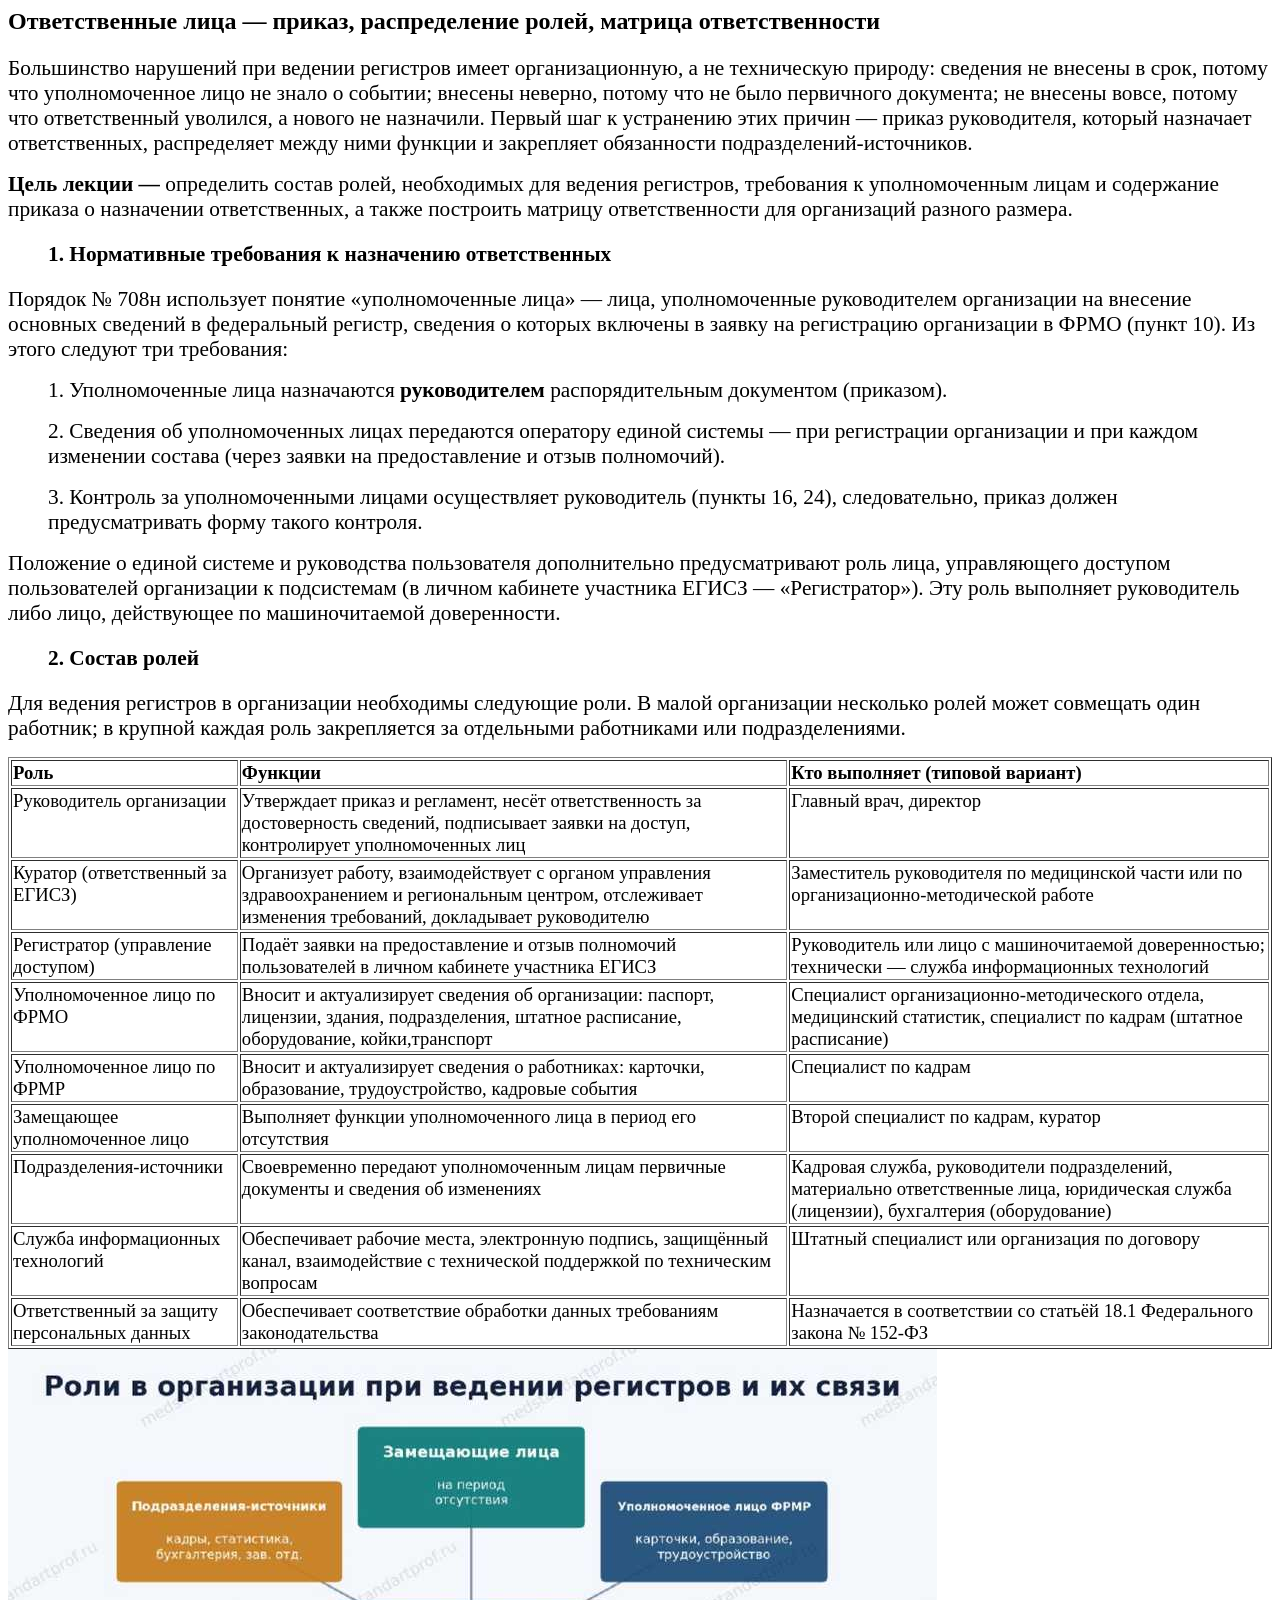
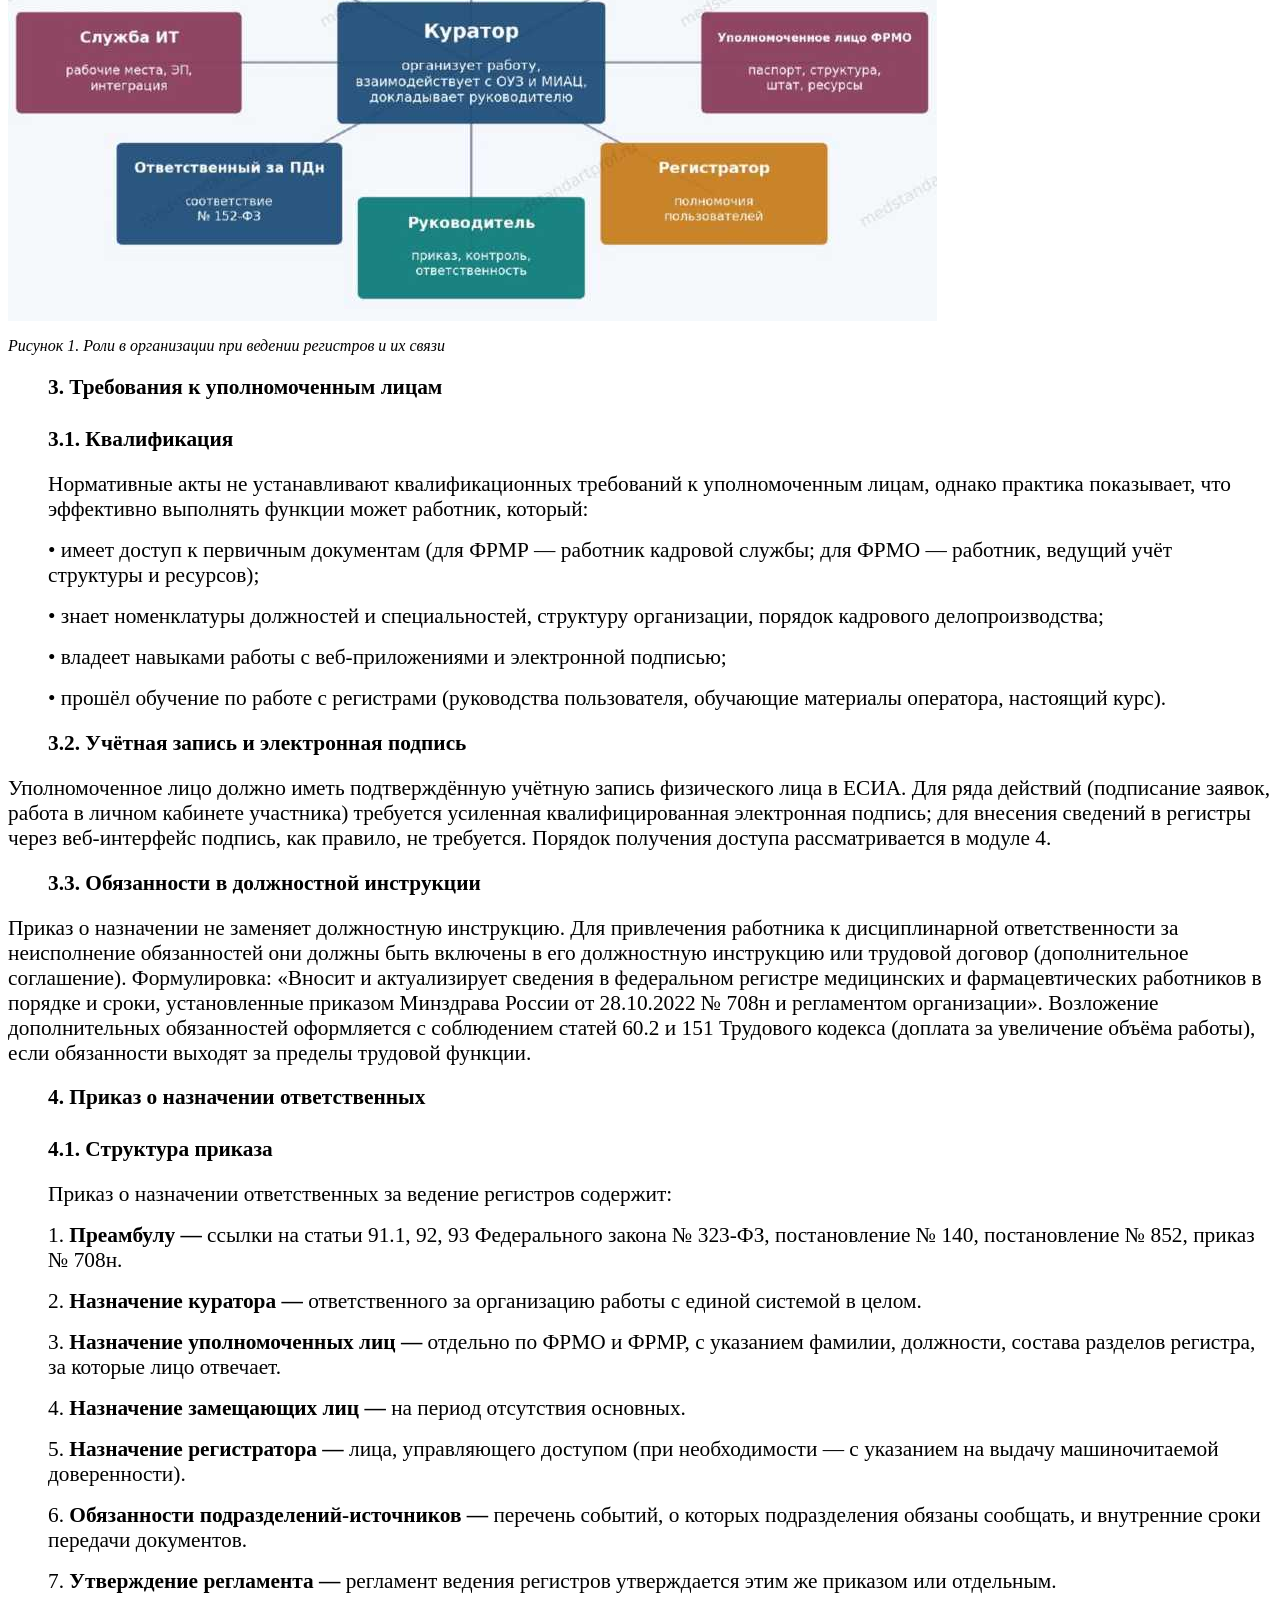
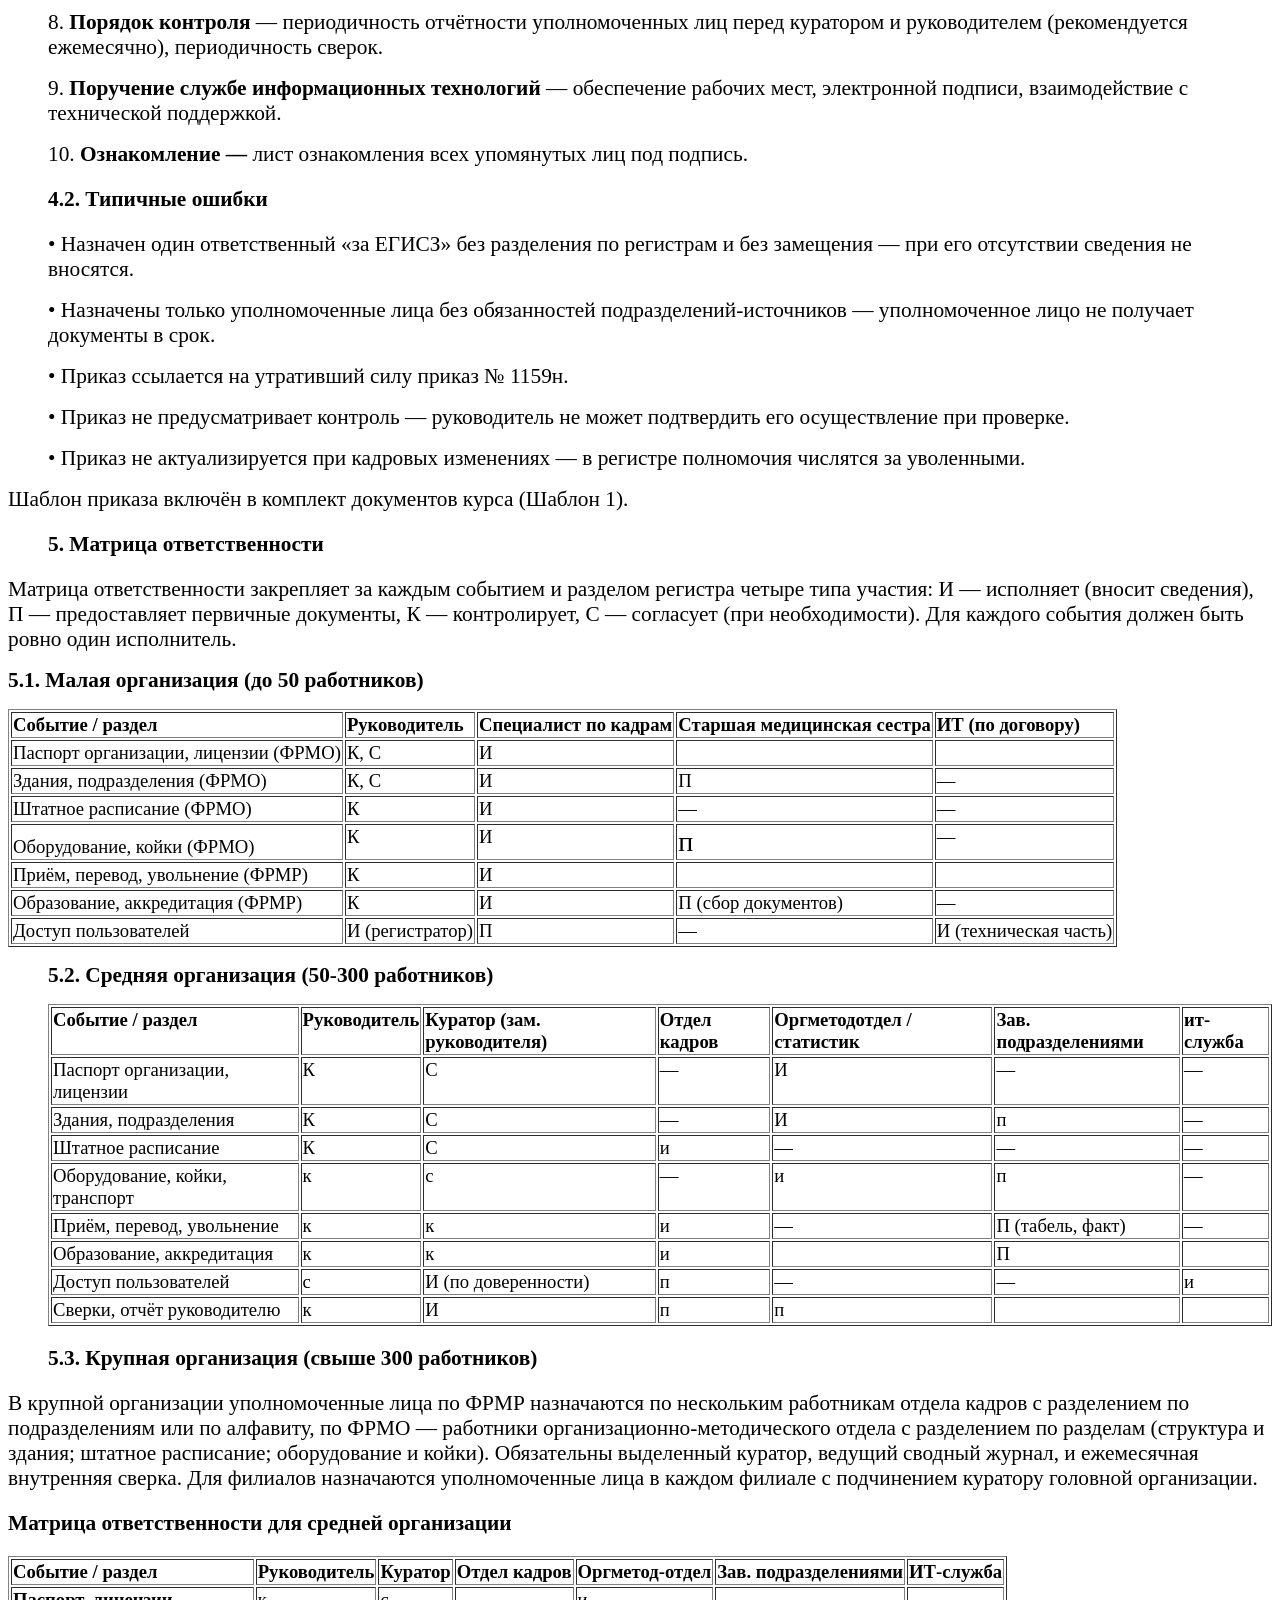
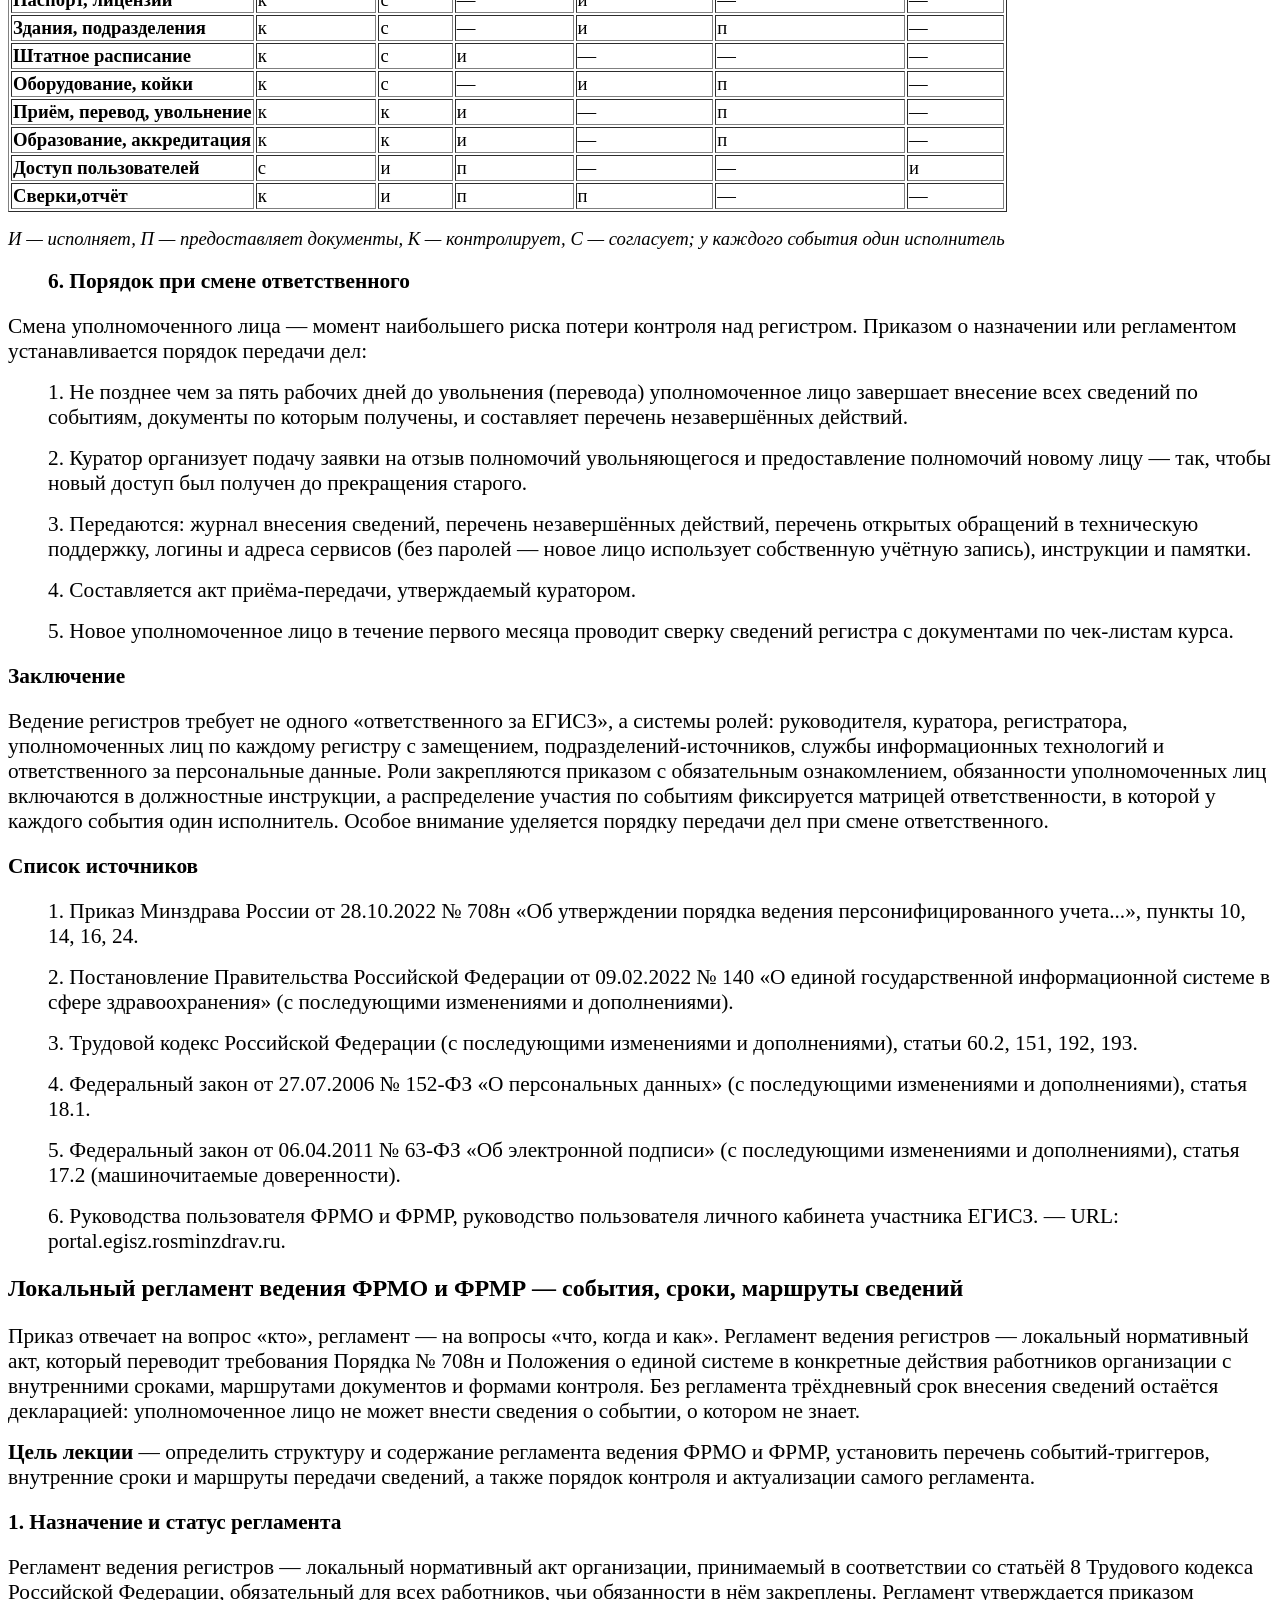
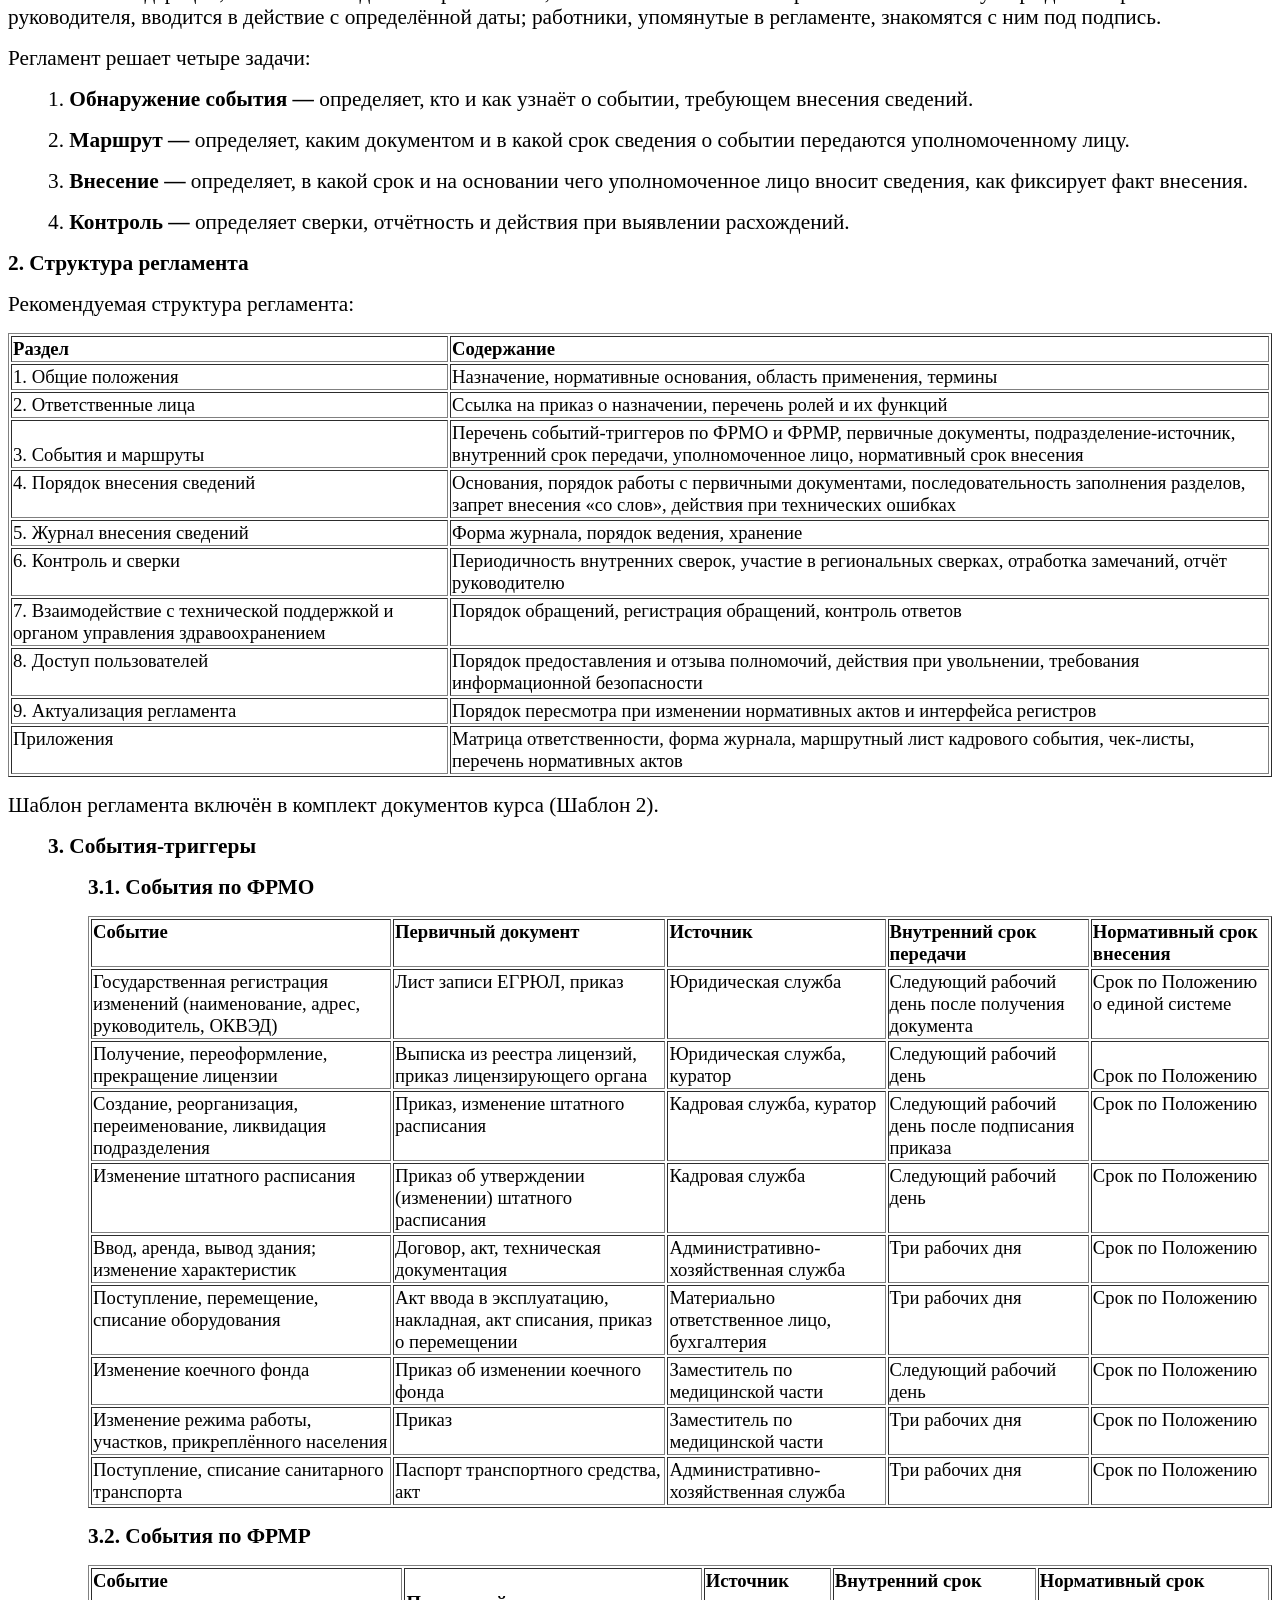
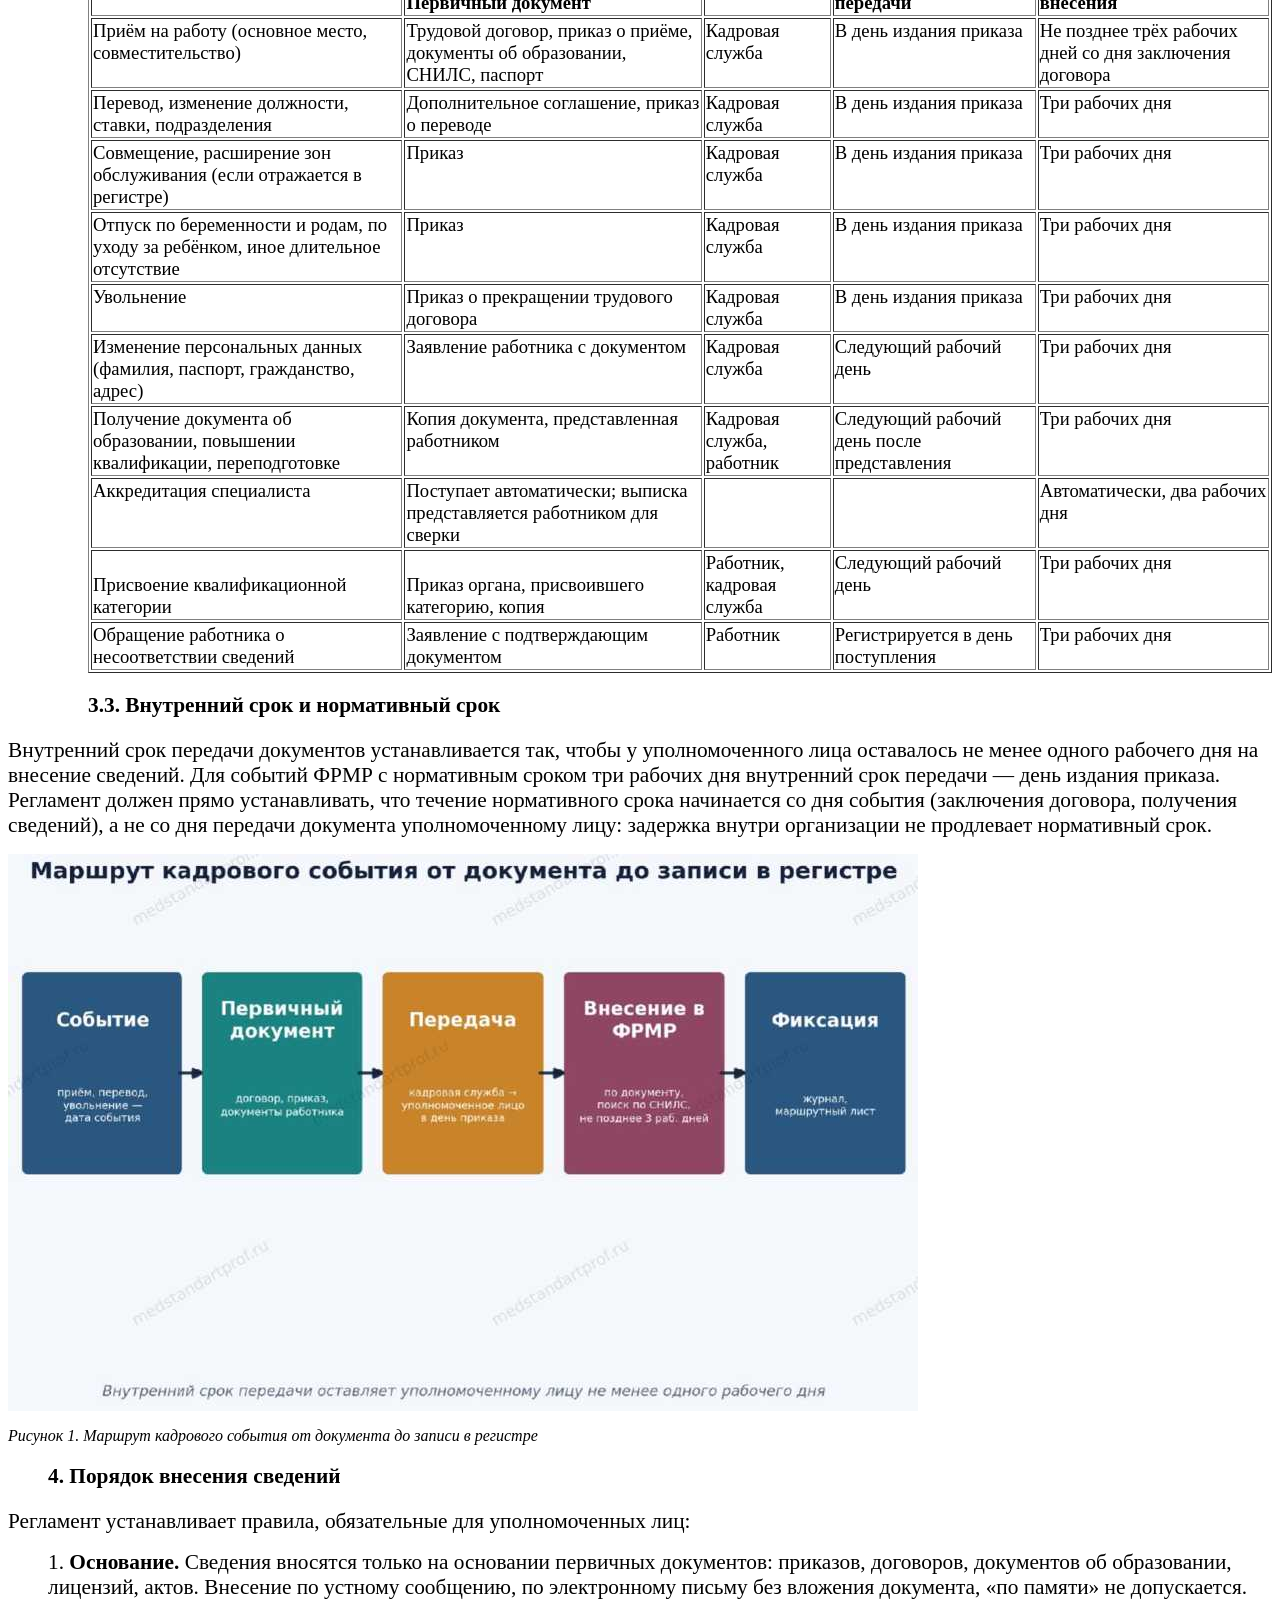
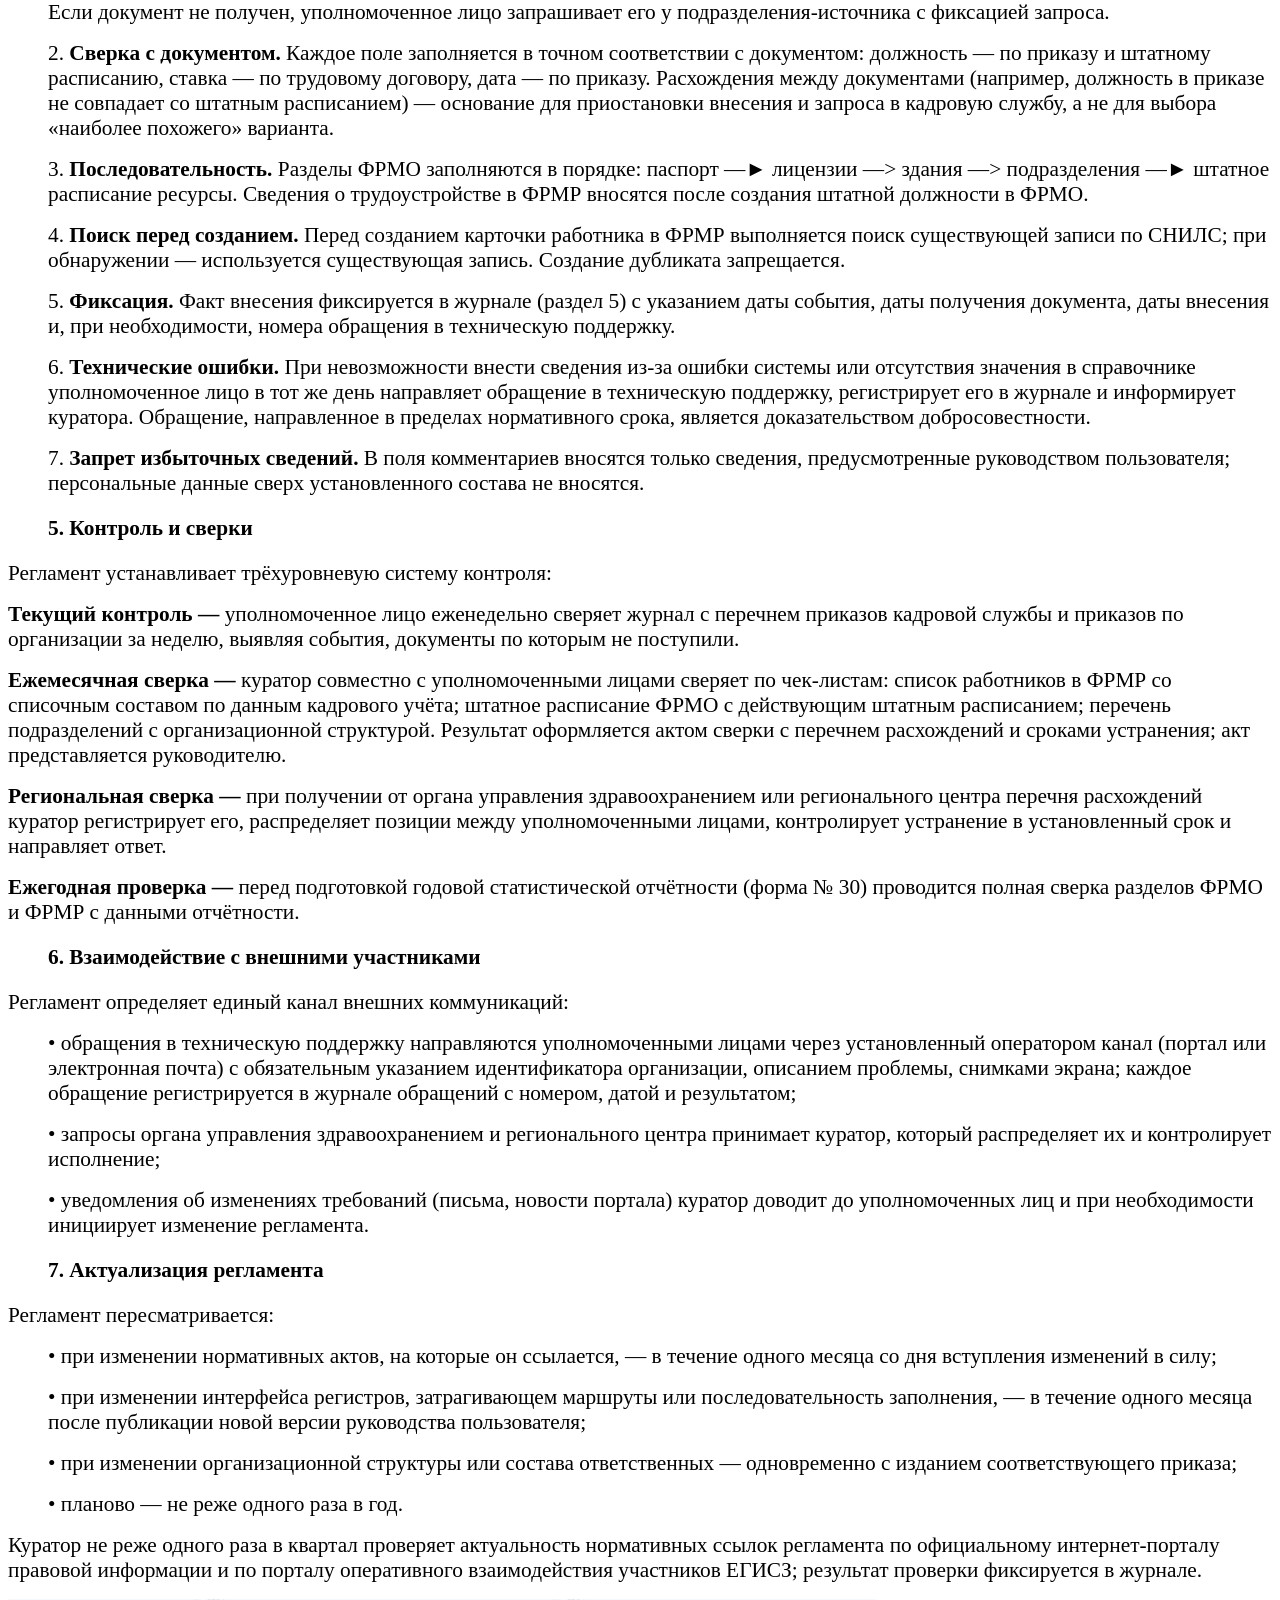
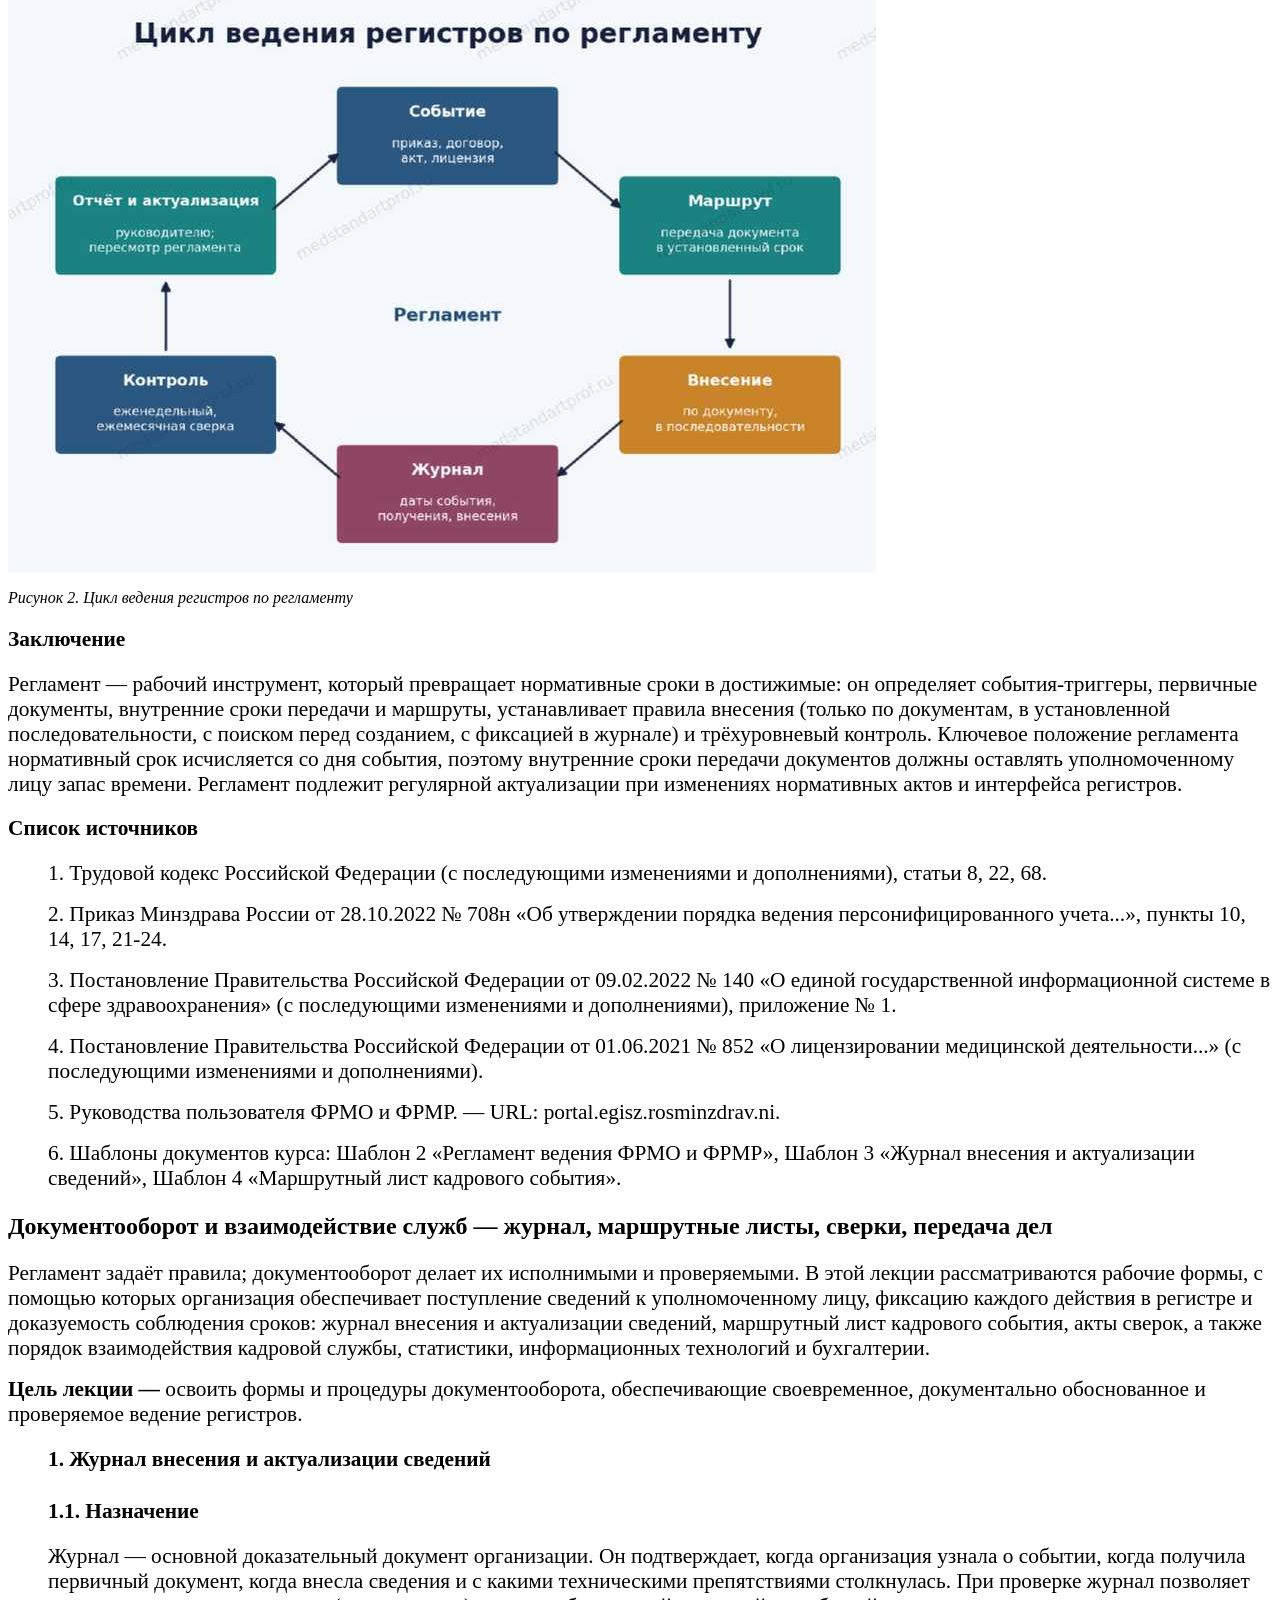
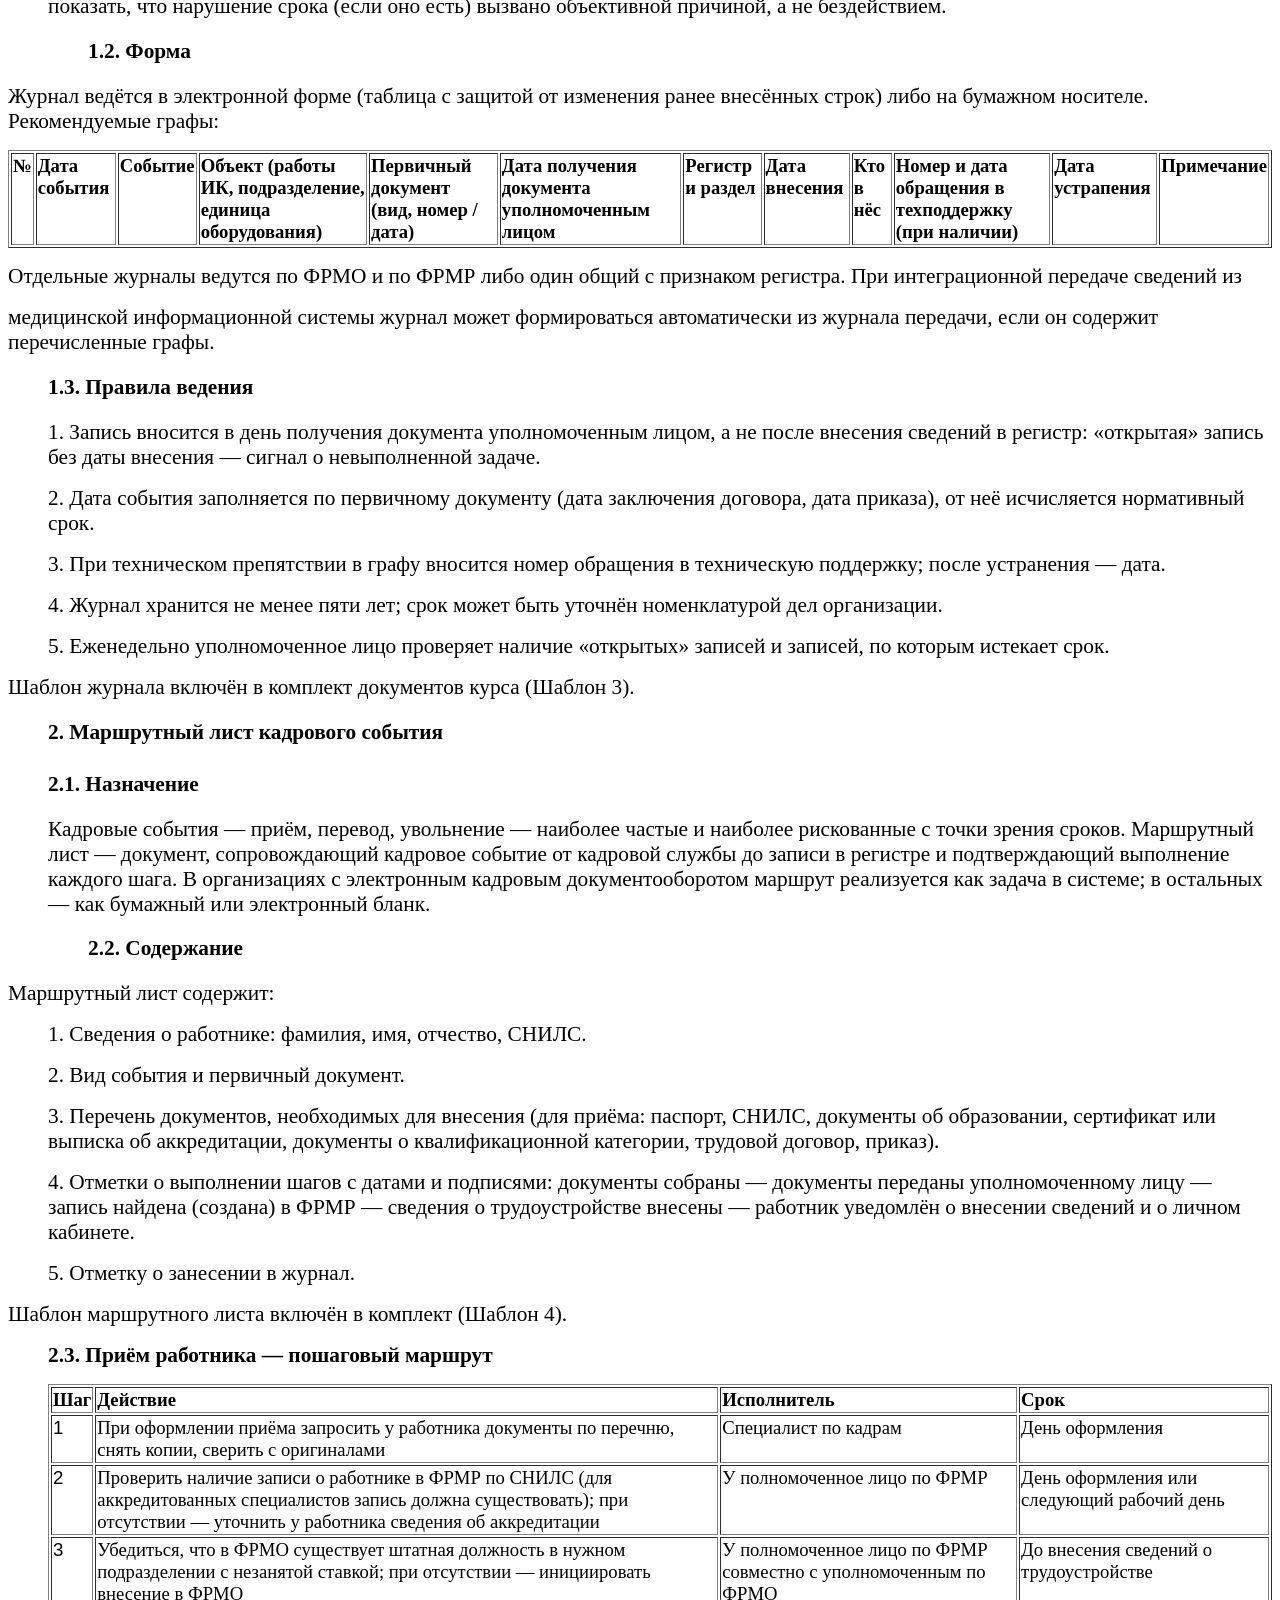
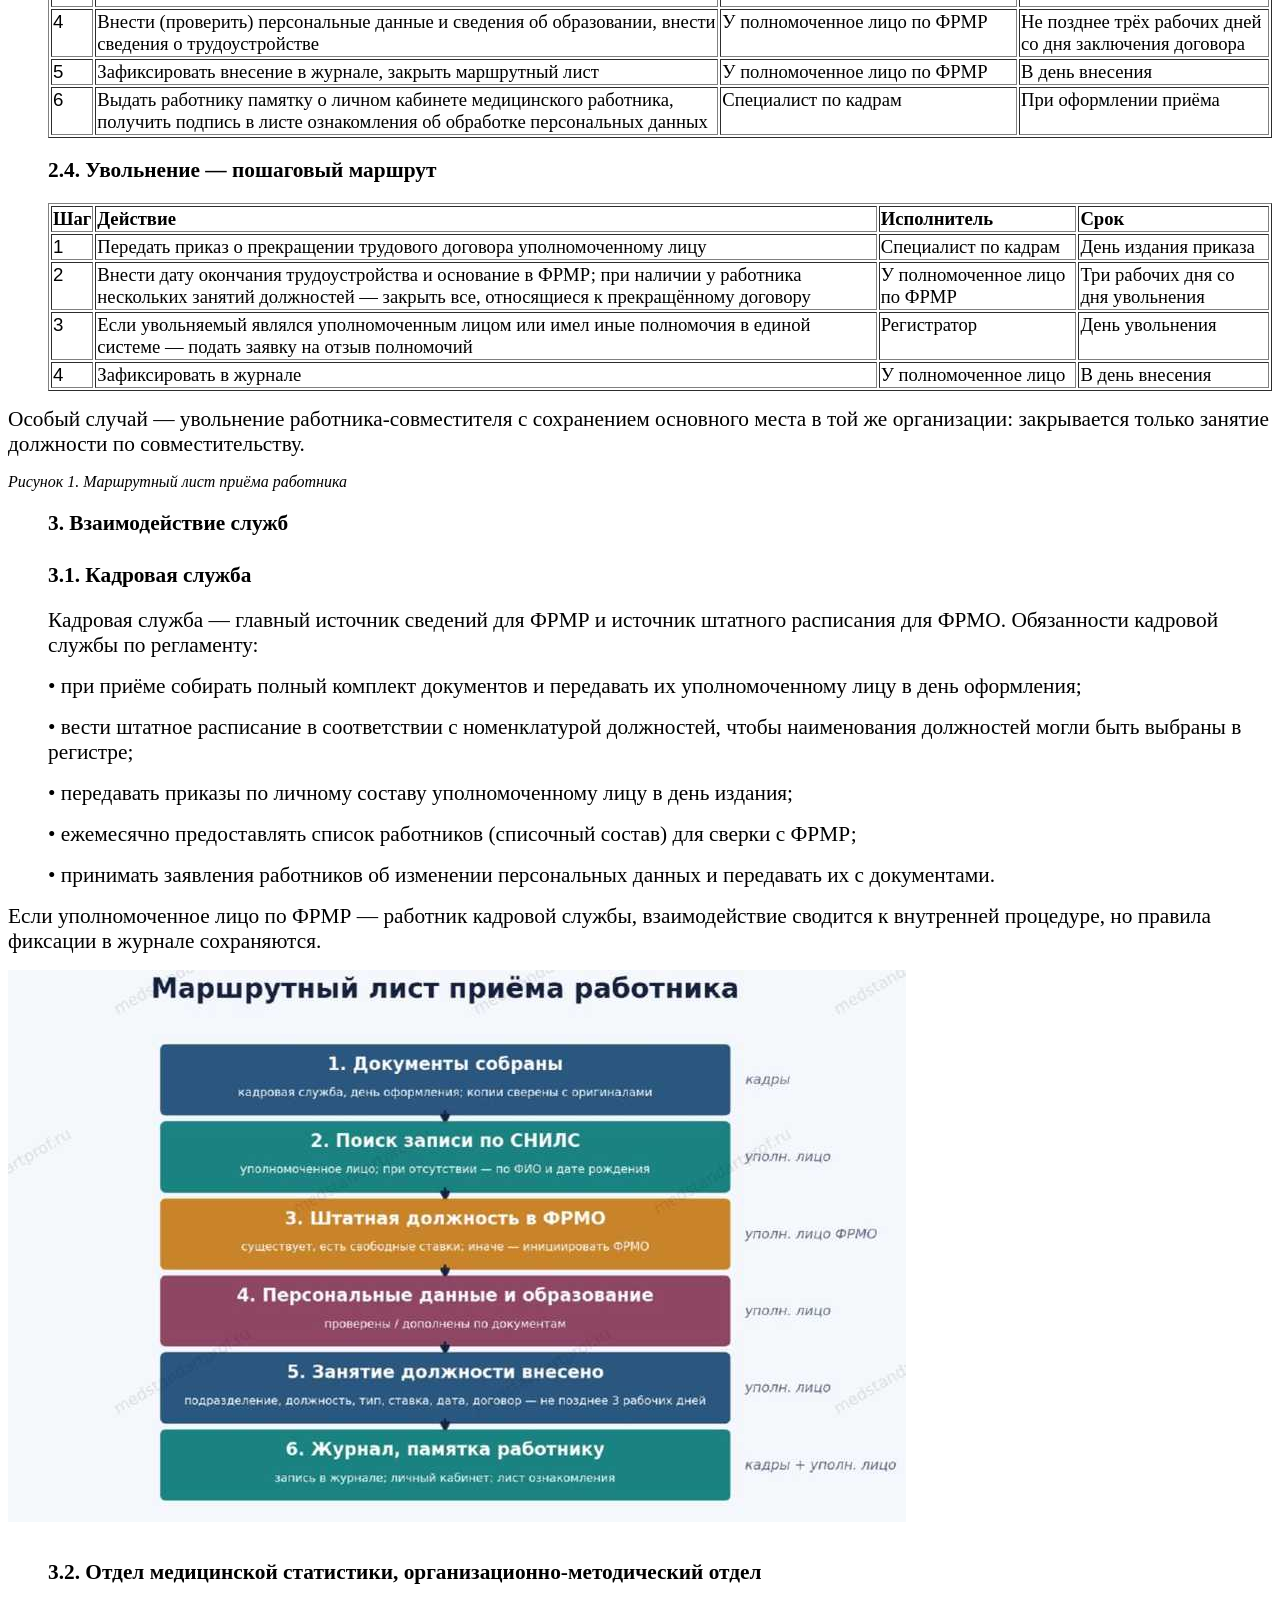
<file: лекции/лекция-3.htm>
﻿<!DOCTYPE HTML PUBLIC "-//W3C//DTD HTML 4.0 Transitional//EN"
        "http://www.w3.org/TR/1998/REC-html40-19980424/loose.dtd">
<html>
<head>
    <meta http-equiv="content-type" content="text/html; charset=UTF-8">
    <meta name="generator" content="ABBYY FineReader PDF 15">
    <meta name="author" content="NAPS2">
    <meta name="description" content="Отсканированное изображение">
    <title>Отсканированное изображение</title>
    <style type="text/css">
        table.main {
        }

        tr.row {
        }

        td.cell {
        }

        div.block {
        }

        div.paragraph {
        }

        .font0 {
            font: 6pt Arial, sans-serif;
        }




        .font3 {
            font: 12pt Arial, sans-serif;
        }

        .font4 {
            font: 14pt Tahoma, sans-serif;
        }

        .font5 {
            font: 10pt Times New Roman, serif;
        }

        .font6 {
            font: 12pt Times New Roman, serif;
        }

        .font7 {
            font: 14pt Times New Roman, serif;
        }

        .font8 {
            font: 16pt Times New Roman, serif;
        }

        .font9 {
            font: 18pt Times New Roman, serif;
        }

        .font70 {
            font: 21pt Times New Roman, serif;
        }

    </style>
</head>
<body><a name="caption1"></a>
<h1><a name="bookmark0"></a><span class="font9" style="font-weight:bold;"><a name="bookmark1"></a>Ответственные лица — приказ, распределение ролей, матрица ответственности</span>
</h1>
<p><span class="font8">Большинство нарушений при ведении регистров имеет организационную, а не техническую природу: сведения не внесены в срок, потому что уполномоченное лицо не знало о событии; внесены неверно, потому что не было первичного документа; не внесены вовсе, потому что ответственный уволился, а нового не назначили. Первый шаг к устранению этих причин — приказ руководителя, который назначает ответственных, распределяет между ними функции и закрепляет обязанности подразделений-источников.</span>
</p>
<p><span class="font8" style="font-weight:bold;">Цель лекции — </span><span class="font8">определить состав ролей, необходимых для ведения регистров, требования к уполномоченным лицам и содержание приказа о назначении ответственных, а также построить матрицу ответственности для организаций разного размера.</span>
</p>
<ul style="list-style:none;">
    <li>
        <h2><a name="bookmark2"></a><span class="font8" style="font-weight:bold;"><a name="bookmark3"></a>1. Нормативные требования к назначению ответственных</span>
        </h2></li>
</ul>
<p><span class="font8">Порядок № 708н использует понятие «уполномоченные лица» — лица, уполномоченные руководителем организации на внесение основных сведений в федеральный регистр, сведения о которых включены в заявку на регистрацию организации в ФРМО (пункт 10). Из этого следуют три требования:</span>
</p>
<ul style="list-style:none;">
    <li>
        <p><span class="font8">1. Уполномоченные лица назначаются </span><span class="font8" style="font-weight:bold;">руководителем </span><span
                class="font8">распорядительным документом (приказом).</span></p></li>
    <li>
        <p><span class="font8">2. Сведения об уполномоченных лицах передаются оператору единой системы — при регистрации организации и при каждом изменении состава (через заявки на предоставление и отзыв полномочий).</span>
        </p></li>
    <li>
        <p><span class="font8">3. Контроль за уполномоченными лицами осуществляет руководитель (пункты 16, 24), следовательно, приказ должен предусматривать форму такого контроля.</span>
        </p></li>
</ul>
<p><span class="font8">Положение о единой системе и руководства пользователя дополнительно предусматривают роль лица, управляющего доступом пользователей организации к подсистемам (в личном кабинете участника ЕГИСЗ — «Регистратор»). Эту роль выполняет руководитель либо лицо, действующее по машиночитаемой доверенности.</span>
</p>
<ul style="list-style:none;">
    <li>
        <h2><a name="bookmark4"></a><span class="font8" style="font-weight:bold;"><a name="bookmark5"></a>2. Состав ролей</span>
        </h2></li>
</ul>
<p><span class="font8">Для ведения регистров в организации необходимы следующие роли. В малой организации несколько ролей может совмещать один работник; в крупной каждая роль закрепляется за отдельными работниками или подразделениями.</span>
</p>
<table border="1">
    <tr>
        <td style="vertical-align:top;">
            <p><span class="font7" style="font-weight:bold;">Роль</span></p></td>
        <td style="vertical-align:top;">
            <p><span class="font7" style="font-weight:bold;">Функции</span></p></td>
        <td style="vertical-align:bottom;">
            <p><span class="font7" style="font-weight:bold;">Кто выполняет (типовой вариант)</span></p></td>
    </tr>
    <tr>
        <td style="vertical-align:top;">
            <p><span class="font7">Руководитель организации</span></p></td>
        <td style="vertical-align:bottom;">
            <p><span class="font7">Утверждает приказ и регламент, несёт ответственность за достоверность сведений, подписывает заявки на доступ, контролирует уполномоченных лиц</span>
            </p></td>
        <td style="vertical-align:top;">
            <p><span class="font7">Главный врач, директор</span></p></td>
    </tr>
    <tr>
        <td style="vertical-align:top;">
            <p><span class="font7">Куратор (ответственный за ЕГИСЗ)</span></p></td>
        <td style="vertical-align:bottom;">
            <p><span class="font7">Организует работу, взаимодействует с органом управления здравоохранением и региональным центром, отслеживает изменения требований, докладывает руководителю</span>
            </p></td>
        <td style="vertical-align:top;">
            <p><span class="font7">Заместитель руководителя по медицинской части или по организационно-методической работе</span>
            </p></td>
    </tr>
    <tr>
        <td style="vertical-align:top;">
            <p><span class="font7">Регистратор (управление доступом)</span></p></td>
        <td style="vertical-align:top;">
            <p><span class="font7">Подаёт заявки на предоставление и отзыв полномочий пользователей в личном кабинете участника ЕГИСЗ</span>
            </p></td>
        <td style="vertical-align:bottom;">
            <p><span class="font7">Руководитель или лицо с машиночитаемой доверенностью; технически — служба информационных технологий</span>
            </p></td>
    </tr>
    <tr>
        <td style="vertical-align:top;">
            <p><span class="font7">Уполномоченное лицо по ФРМО</span></p></td>
        <td style="vertical-align:bottom;">
            <p><span class="font7">Вносит и актуализирует сведения об организации: паспорт, лицензии, здания, подразделения, штатное расписание, оборудование, койки,транспорт</span>
            </p></td>
        <td style="vertical-align:bottom;">
            <p><span class="font7">Специалист организационно-методического отдела, медицинский статистик, специалист по кадрам (штатное расписание)</span>
            </p></td>
    </tr>
    <tr>
        <td style="vertical-align:top;">
            <p><span class="font7">Уполномоченное лицо по ФРМР</span></p></td>
        <td style="vertical-align:bottom;">
            <p><span class="font7">Вносит и актуализирует сведения о работниках: карточки, образование, трудоустройство, кадровые события</span>
            </p></td>
        <td style="vertical-align:top;">
            <p><span class="font7">Специалист по кадрам</span></p></td>
    </tr>
    <tr>
        <td style="vertical-align:top;">
            <p><span class="font7">Замещающее уполномоченное лицо</span></p></td>
        <td style="vertical-align:bottom;">
            <p><span class="font7">Выполняет функции уполномоченного лица в период его отсутствия</span></p></td>
        <td style="vertical-align:top;">
            <p><span class="font7">Второй специалист по кадрам, куратор</span></p></td>
    </tr>
    <tr>
        <td style="vertical-align:top;">
            <p><span class="font7">Подразделения-источники</span></p></td>
        <td style="vertical-align:top;">
            <p><span class="font7">Своевременно передают уполномоченным лицам первичные документы и сведения об изменениях</span>
            </p></td>
        <td style="vertical-align:bottom;">
            <p><span class="font7">Кадровая служба, руководители подразделений, материально ответственные лица, юридическая служба (лицензии), бухгалтерия (оборудование)</span>
            </p></td>
    </tr>
    <tr>
        <td style="vertical-align:top;">
            <p><span class="font7">Служба информационных технологий</span></p></td>
        <td style="vertical-align:bottom;">
            <p><span class="font7">Обеспечивает рабочие места, электронную подпись, защищённый канал, взаимодействие с технической поддержкой по техническим вопросам</span>
            </p></td>
        <td style="vertical-align:top;">
            <p><span class="font7">Штатный специалист или организация по договору</span></p></td>
    </tr>
    <tr>
        <td style="vertical-align:top;">
            <p><span class="font7">Ответственный за защиту персональных данных</span></p></td>
        <td style="vertical-align:bottom;">
            <p><span class="font7">Обеспечивает соответствие обработки данных требованиям законодательства</span></p>
        </td>
        <td style="vertical-align:bottom;">
            <p><span class="font7">Назначается в соответствии со статьёй 18.1 Федерального закона № 152-ФЗ</span></p>
        </td>
    </tr>
</table>
<img src="лекция-3_files/3b353a46384f-3-1.jpg" alt="" >
<p><span class="font6" style="font-style:italic;">Рисунок 1. Роли в организации при ведении регистров и их связи</span>
</p>
<ul style="list-style:none;">
    <li>
        <h2><a name="bookmark6"></a><span class="font8" style="font-weight:bold;"><a name="bookmark7"></a>3. Требования к уполномоченным лицам</span><br><br><span
                class="font8" style="font-weight:bold;"><a name="bookmark8"></a>3.1. Квалификация</span></h2>
        <p><span class="font8">Нормативные акты не устанавливают квалификационных требований к уполномоченным лицам, однако практика показывает, что эффективно выполнять функции может работник, который:</span>
        </p></li>
</ul>
<ul style="list-style:none;">
    <li>
        <p><span class="font8">• имеет доступ к первичным документам (для ФРМР — работник кадровой службы; для ФРМО — работник, ведущий учёт структуры и ресурсов);</span>
        </p></li>
    <li>
        <p><span class="font8">• знает номенклатуры должностей и специальностей, структуру организации, порядок кадрового делопроизводства;</span>
        </p></li>
    <li>
        <p><span class="font8">• владеет навыками работы с веб-приложениями и электронной подписью;</span></p></li>
    <li>
        <p><span class="font8">• прошёл обучение по работе с регистрами (руководства пользователя, обучающие материалы оператора, настоящий курс).</span>
        </p></li>
</ul>
<ul style="list-style:none;">
    <li>
        <h2><a name="bookmark9"></a><span class="font8" style="font-weight:bold;"><a name="bookmark10"></a>3.2. Учётная запись и электронная подпись</span>
        </h2></li>
</ul>
<p><span class="font8">Уполномоченное лицо должно иметь подтверждённую учётную запись физического лица в ЕСИА. Для ряда действий (подписание заявок, работа в личном кабинете участника) требуется усиленная квалифицированная электронная подпись; для внесения сведений в регистры через веб-интерфейс подпись, как правило, не требуется. Порядок получения доступа рассматривается в модуле 4.</span>
</p>
<ul style="list-style:none;">
    <li>
        <h2><a name="bookmark11"></a><span class="font8" style="font-weight:bold;"><a name="bookmark12"></a>3.3. Обязанности в должностной инструкции</span>
        </h2></li>
</ul>
<p><span class="font8">Приказ о назначении не заменяет должностную инструкцию. Для привлечения работника к дисциплинарной ответственности за неисполнение обязанностей они должны быть включены в его должностную инструкцию или трудовой договор (дополнительное соглашение). Формулировка: «Вносит и актуализирует сведения в федеральном регистре медицинских и фармацевтических работников в порядке и сроки, установленные приказом Минздрава России от 28.10.2022 № 708н и регламентом организации». Возложение дополнительных обязанностей оформляется с соблюдением статей 60.2 и 151 Трудового кодекса (доплата за увеличение объёма работы), если обязанности выходят за пределы трудовой функции.</span>
</p>
<ul style="list-style:none;">
    <li>
        <h2><a name="bookmark13"></a><span class="font8" style="font-weight:bold;"><a name="bookmark14"></a>4. Приказ о назначении ответственных</span><br><br><span
                class="font8" style="font-weight:bold;"><a name="bookmark15"></a>4.1. Структура приказа</span></h2>
        <p><span class="font8">Приказ о назначении ответственных за ведение регистров содержит:</span></p></li>
</ul>
<ul style="list-style:none;">
    <li>
        <p><span class="font8">1.</span><span class="font8" style="font-weight:bold;"> Преамбулу — </span><span
                class="font8">ссылки на статьи 91.1, 92, 93 Федерального закона № 323-ФЗ, постановление № 140, постановление № 852, приказ № 708н.</span>
        </p></li>
    <li>
        <p><span class="font8">2.</span><span class="font8"
                                              style="font-weight:bold;"> Назначение куратора — </span><span
                class="font8">ответственного за организацию работы с единой системой в целом.</span></p></li>
    <li>
        <p><span class="font8">3.</span><span class="font8"
                                              style="font-weight:bold;"> Назначение уполномоченных лиц — </span><span
                class="font8">отдельно по ФРМО и ФРМР, с указанием фамилии, должности, состава разделов регистра, за которые лицо отвечает.</span>
        </p></li>
    <li>
        <p><span class="font8">4.</span><span class="font8"
                                              style="font-weight:bold;"> Назначение замещающих лиц — </span><span
                class="font8">на период отсутствия основных.</span></p></li>
    <li>
        <p><span class="font8">5.</span><span class="font8" style="font-weight:bold;"> Назначение регистратора — </span><span
                class="font8">лица, управляющего доступом (при необходимости — с указанием на выдачу машиночитаемой доверенности).</span>
        </p></li>
    <li>
        <p><span class="font8">6.</span><span class="font8" style="font-weight:bold;"> Обязанности подразделений-источников — </span><span
                class="font8">перечень событий, о которых подразделения обязаны сообщать, и внутренние сроки передачи документов.</span>
        </p></li>
    <li>
        <p><span class="font8">7.</span><span class="font8"
                                              style="font-weight:bold;"> Утверждение регламента — </span><span
                class="font8">регламент ведения регистров утверждается этим же приказом или отдельным.</span></p></li>
    <li>
        <p><span class="font8">8.</span><span class="font8" style="font-weight:bold;"> Порядок контроля </span><span
                class="font8">— периодичность отчётности уполномоченных лиц перед куратором и руководителем (рекомендуется ежемесячно), периодичность сверок.</span>
        </p></li>
    <li>
        <p><span class="font8">9.</span><span class="font8" style="font-weight:bold;"> Поручение службе информационных технологий </span><span
                class="font8">— обеспечение рабочих мест, электронной подписи, взаимодействие с технической поддержкой.</span>
        </p></li>
    <li>
        <p><span class="font8">10.</span><span class="font8" style="font-weight:bold;"> Ознакомление — </span><span
                class="font8">лист ознакомления всех упомянутых лиц под подпись.</span></p></li>
</ul>
<ul style="list-style:none;">
    <li>
        <h2><a name="bookmark16"></a><span class="font8" style="font-weight:bold;"><a name="bookmark17"></a>4.2. Типичные ошибки</span>
        </h2></li>
</ul>
<ul style="list-style:none;">
    <li>
        <p><span class="font8">• Назначен один ответственный «за ЕГИСЗ» без разделения по регистрам и без замещения — при его отсутствии сведения не вносятся.</span>
        </p></li>
    <li>
        <p><span class="font8">• Назначены только уполномоченные лица без обязанностей подразделений-источников — уполномоченное лицо не получает документы в срок.</span>
        </p></li>
    <li>
        <p><span class="font8">• Приказ ссылается на утративший силу приказ № 1159н.</span></p></li>
    <li>
        <p><span class="font8">• Приказ не предусматривает контроль — руководитель не может подтвердить его осуществление при проверке.</span>
        </p></li>
    <li>
        <p><span class="font8">• Приказ не актуализируется при кадровых изменениях — в регистре полномочия числятся за уволенными.</span>
        </p></li>
</ul>
<p><span class="font8">Шаблон приказа включён в комплект документов курса (Шаблон 1).</span></p>
<ul style="list-style:none;">
    <li>
        <h2><a name="bookmark18"></a><span class="font8" style="font-weight:bold;"><a name="bookmark19"></a>5. Матрица ответственности</span>
        </h2></li>
</ul>
<p><span class="font8">Матрица ответственности закрепляет за каждым событием и разделом регистра четыре типа участия: И — исполняет (вносит сведения), П — предоставляет первичные документы, К — контролирует, С — согласует (при необходимости). Для каждого события должен быть ровно один исполнитель.</span>
</p>
<p><span class="font8" style="font-weight:bold;">5.1. Малая организация (до 50 работников)</span></p>
<table border="1">
    <tr>
        <td style="vertical-align:top;">
            <p><span class="font7" style="font-weight:bold;">Событие / раздел</span></p></td>
        <td style="vertical-align:top;">
            <p><span class="font7" style="font-weight:bold;">Руководитель</span></p></td>
        <td style="vertical-align:top;">
            <p><span class="font7" style="font-weight:bold;">Специалист по кадрам</span></p></td>
        <td style="vertical-align:bottom;">
            <p><span class="font7" style="font-weight:bold;">Старшая медицинская сестра</span></p></td>
        <td style="vertical-align:top;">
            <p><span class="font7" style="font-weight:bold;">ИТ (по договору)</span></p></td>
    </tr>
    <tr>
        <td style="vertical-align:bottom;">
            <p><span class="font7">Паспорт организации, лицензии (ФРМО)</span></p></td>
        <td style="vertical-align:top;">
            <p><span class="font7">К, С</span></p></td>
        <td style="vertical-align:top;">
            <p><span class="font7">И</span></p></td>
        <td style="vertical-align:top;"></td>
        <td style="vertical-align:top;"></td>
    </tr>
    <tr>
        <td style="vertical-align:bottom;">
            <p><span class="font7">Здания, подразделения (ФРМО)</span></p></td>
        <td style="vertical-align:top;">
            <p><span class="font7">К, С</span></p></td>
        <td style="vertical-align:top;">
            <p><span class="font7">И</span></p></td>
        <td style="vertical-align:top;">
            <p><span class="font7">П</span></p></td>
        <td style="vertical-align:top;">
            <p><span class="font7">—</span></p></td>
    </tr>

    <tr>
        <td style="vertical-align:bottom;">
            <p><span class="font7">Штатное расписание (ФРМО)</span></p></td>
        <td style="vertical-align:top;">
            <p><span class="font7">К</span></p></td>
        <td style="vertical-align:top;">
            <p><span class="font7">И</span></p></td>
        <td style="vertical-align:top;">
            <p><span class="font7">—</span></p></td>
        <td style="vertical-align:top;">
            <p><span class="font7">—</span></p></td>
    </tr>
    <tr>
        <td style="vertical-align:bottom;">
            <p><span class="font7">Оборудование, койки (ФРМО)</span></p></td>
        <td style="vertical-align:top;">
            <p><span class="font7">К</span></p></td>
        <td style="vertical-align:top;">
            <p><span class="font7">И</span></p></td>
        <td style="vertical-align:top;">
            <p><span class="font70">п</span></p></td>
        <td style="vertical-align:top;">
            <p><span class="font7">—</span></p></td>
    </tr>
    <tr>
        <td style="vertical-align:bottom;">
            <p><span class="font7">Приём, перевод, увольнение (ФРМР)</span></p></td>
        <td style="vertical-align:top;">
            <p><span class="font7">К</span></p></td>
        <td style="vertical-align:top;">
            <p><span class="font7">И</span></p></td>
        <td style="vertical-align:top;"></td>
        <td style="vertical-align:top;"></td>
    </tr>
    <tr>
        <td style="vertical-align:bottom;">
            <p><span class="font7">Образование, аккредитация (ФРМР)</span></p></td>
        <td style="vertical-align:top;">
            <p><span class="font7">К</span></p></td>
        <td style="vertical-align:top;">
            <p><span class="font7">И</span></p></td>
        <td style="vertical-align:top;">
            <p><span class="font7">П (сбор документов)</span></p></td>
        <td style="vertical-align:top;">
            <p><span class="font7">—</span></p></td>
    </tr>
    <tr>
        <td style="vertical-align:bottom;">
            <p><span class="font7">Доступ пользователей</span></p></td>
        <td style="vertical-align:bottom;">
            <p><span class="font7">И (регистратор)</span></p></td>
        <td style="vertical-align:top;">
            <p><span class="font7">П</span></p></td>
        <td style="vertical-align:top;">
            <p><span class="font7">—</span></p></td>
        <td style="vertical-align:bottom;">
            <p><span class="font7">И (техническая часть)</span></p></td>
    </tr>
</table>
<ul style="list-style:none;">
    <li>
        <p><span class="font8" style="font-weight:bold;">5.2. Средняя организация (50-300 работников)</span></p>
        <table border="1">
            <tr>
                <td style="vertical-align:top;">
                    <p><span class="font7" style="font-weight:bold;">Событие / раздел</span></p></td>
                <td style="vertical-align:top;">
                    <p><span class="font7" style="font-weight:bold;">Руководитель</span></p></td>
                <td style="vertical-align:bottom;">
                    <p><span class="font7" style="font-weight:bold;">Куратор (зам. руководителя)</span></p></td>
                <td style="vertical-align:bottom;">
                    <p><span class="font7" style="font-weight:bold;">Отдел кадров</span></p></td>
                <td style="vertical-align:top;">
                    <p><span class="font7" style="font-weight:bold;">Оргметодотдел / статистик</span></p></td>
                <td style="vertical-align:top;">
                    <p><span class="font7" style="font-weight:bold;">Зав. подразделениями</span></p></td>
                <td style="vertical-align:top;">
                    <p><span class="font7" style="font-weight:bold;">ит-служба</span></p></td>
            </tr>
            <tr>
                <td style="vertical-align:bottom;">
                    <p><span class="font7">Паспорт организации, лицензии</span></p></td>
                <td style="vertical-align:top;">
                    <p><span class="font7">К</span></p></td>
                <td style="vertical-align:top;">
                    <p><span class="font7">С</span></p></td>
                <td style="vertical-align:top;">
                    <p><span class="font7">—</span></p></td>
                <td style="vertical-align:top;">
                    <p><span class="font7">И</span></p></td>
                <td style="vertical-align:top;">
                    <p><span class="font7">—</span></p></td>
                <td style="vertical-align:top;">
                    <p><span class="font7">—</span></p></td>
            </tr>
            <tr>
                <td style="vertical-align:top;">
                    <p><span class="font7">Здания, подразделения</span></p></td>
                <td style="vertical-align:top;">
                    <p><span class="font7">К</span></p></td>
                <td style="vertical-align:top;">
                    <p><span class="font7">С</span></p></td>
                <td style="vertical-align:top;">
                    <p><span class="font7">—</span></p></td>
                <td style="vertical-align:top;">
                    <p><span class="font7">И</span></p></td>
                <td style="vertical-align:top;">
                    <p><span class="font7">п</span></p></td>
                <td style="vertical-align:top;">
                    <p><span class="font7">—</span></p></td>
            </tr>
            <tr>
                <td style="vertical-align:bottom;">
                    <p><span class="font7">Штатное расписание</span></p></td>
                <td style="vertical-align:top;">
                    <p><span class="font7">К</span></p></td>
                <td style="vertical-align:top;">
                    <p><span class="font7">С</span></p></td>
                <td style="vertical-align:top;">
                    <p><span class="font7">и</span></p></td>
                <td style="vertical-align:top;">
                    <p><span class="font7">—</span></p></td>
                <td style="vertical-align:top;">
                    <p><span class="font7">—</span></p></td>
                <td style="vertical-align:top;">
                    <p><span class="font7">—</span></p></td>
            </tr>
            <tr>
                <td style="vertical-align:bottom;">
                    <p><span class="font7">Оборудование, койки, транспорт</span></p></td>
                <td style="vertical-align:top;">
                    <p><span class="font7">к</span></p></td>
                <td style="vertical-align:top;">
                    <p><span class="font7">с</span></p></td>
                <td style="vertical-align:top;">
                    <p><span class="font7">—</span></p></td>
                <td style="vertical-align:top;">
                    <p><span class="font7">и</span></p></td>
                <td style="vertical-align:top;">
                    <p><span class="font7">п</span></p></td>
                <td style="vertical-align:top;">
                    <p><span class="font7">—</span></p></td>
            </tr>
            <tr>
                <td style="vertical-align:bottom;">
                    <p><span class="font7">Приём, перевод, увольнение</span></p></td>
                <td style="vertical-align:top;">
                    <p><span class="font7">к</span></p></td>
                <td style="vertical-align:top;">
                    <p><span class="font7">к</span></p></td>
                <td style="vertical-align:top;">
                    <p><span class="font7">и</span></p></td>
                <td style="vertical-align:top;">
                    <p><span class="font7">—</span></p></td>
                <td style="vertical-align:top;">
                    <p><span class="font7">П (табель, факт)</span></p></td>
                <td style="vertical-align:top;">
                    <p><span class="font7">—</span></p></td>
            </tr>
            <tr>
                <td style="vertical-align:top;">
                    <p><span class="font7">Образование, аккредитация</span></p>
                </td>
                <td style="vertical-align:top;">
                    <p><span class="font7">к</span></p></td>
                <td style="vertical-align:top;">
                    <p><span class="font7">к</span></p></td>
                <td style="vertical-align:top;">
                    <p><span class="font7">и</span></p></td>
                <td style="vertical-align:top;"></td>
                <td style="vertical-align:top;">
                    <p><span class="font7">П</span></p></td>
                <td style="vertical-align:top;"></td>
            </tr>
            <tr>
                <td style="vertical-align:bottom;">
                    <p><span class="font7">Доступ пользователей</span></p></td>
                <td style="vertical-align:top;">
                    <p><span class="font7">с</span></p></td>
                <td style="vertical-align:bottom;">
                    <p><span class="font7">И (по доверенности)</span></p></td>
                <td style="vertical-align:top;">
                    <p><span class="font7">п</span></p></td>
                <td style="vertical-align:top;">
                    <p><span class="font7">—</span></p></td>
                <td style="vertical-align:top;">
                    <p><span class="font7">—</span></p></td>
                <td style="vertical-align:top;">
                    <p><span class="font7">и</span></p></td>
            </tr>
            <tr>
                <td style="vertical-align:top;">
                    <p><span class="font7">Сверки, отчёт руководителю</span></p>
                </td>
                <td style="vertical-align:top;">
                    <p><span class="font7">к</span></p></td>
                <td style="vertical-align:top;">
                    <p><span class="font7">И</span></p></td>
                <td style="vertical-align:top;">
                    <p><span class="font7">п</span></p></td>
                <td style="vertical-align:top;">
                    <p><span class="font7">п</span></p></td>
                <td style="vertical-align:top;"></td>
                <td style="vertical-align:top;"></td>
            </tr>
        </table>
    </li>
    <li>
        <h2><a name="bookmark20"></a><span class="font8" style="font-weight:bold;"><a name="bookmark21"></a>5.3. Крупная организация (свыше 300 работников)</span>
        </h2></li>
</ul>
<p><span class="font8">В крупной организации уполномоченные лица по ФРМР назначаются по нескольким работникам отдела кадров с разделением по подразделениям или по алфавиту, по ФРМО — работники организационно-методического отдела с разделением по разделам (структура и здания; штатное расписание; оборудование и койки). Обязательны выделенный куратор, ведущий сводный журнал, и ежемесячная внутренняя сверка. Для филиалов назначаются уполномоченные лица в каждом филиале с подчинением куратору головной организации.</span>
</p>
<h2><a name="bookmark22"></a><span class="font8" style="font-weight:bold;"><a name="bookmark23"></a>Матрица ответственности для средней организации</span>
</h2>
<table border="1">
    <tr>
        <td style="vertical-align:middle;">
            <p><span class="font7" style="font-weight:bold;">Событие / раздел</span></p></td>
        <td style="vertical-align:middle;">
            <p><span class="font7" style="font-weight:bold;">Руководитель</span></p></td>
        <td style="vertical-align:middle;">
            <p><span class="font7" style="font-weight:bold;">Куратор</span></p></td>
        <td style="vertical-align:middle;">
            <p><span class="font7" style="font-weight:bold;">Отдел кадров</span></p></td>
        <td style="vertical-align:middle;">
            <p><span class="font7" style="font-weight:bold;">Оргметод-отдел</span></p></td>
        <td style="vertical-align:middle;">
            <p><span class="font7" style="font-weight:bold;">Зав. подразделениями</span></p></td>
        <td style="vertical-align:middle;">
            <p><span class="font7" style="font-weight:bold;">ИТ-служба</span></p></td>
    </tr>
    <tr>
        <td style="vertical-align:middle;">
            <p><span class="font7" style="font-weight:bold;">Паспорт, лицензии</span></p></td>
        <td style="vertical-align:middle;">
            <p><span class="font7">к</span></p></td>
        <td style="vertical-align:middle;">
            <p><span class="font7">с</span></p></td>
        <td style="vertical-align:middle;">
            <p><span class="font7">—</span></p></td>
        <td style="vertical-align:middle;">
            <p><span class="font7">и</span></p></td>
        <td style="vertical-align:middle;">
            <p><span class="font7">—</span></p></td>
        <td style="vertical-align:middle;">
            <p><span class="font7">—</span></p></td>
    </tr>
    <tr>
        <td style="vertical-align:middle;">
            <p><span class="font7" style="font-weight:bold;">Здания, подразделения</span></p></td>
        <td style="vertical-align:middle;">
            <p><span class="font7">к</span></p></td>
        <td style="vertical-align:middle;">
            <p><span class="font7">с</span></p></td>
        <td style="vertical-align:middle;">
            <p><span class="font7">—</span></p></td>
        <td style="vertical-align:middle;">
            <p><span class="font7">и</span></p></td>
        <td style="vertical-align:middle;">
            <p><span class="font7">п</span></p></td>
        <td style="vertical-align:middle;">
            <p><span class="font7">—</span></p></td>
    </tr>
    <tr>
        <td style="vertical-align:middle;">
            <p><span class="font7" style="font-weight:bold;">Штатное расписание</span></p></td>
        <td style="vertical-align:middle;">
            <p><span class="font7">к</span></p></td>
        <td style="vertical-align:middle;">
            <p><span class="font7">с</span></p></td>
        <td style="vertical-align:middle;">
            <p><span class="font7">и</span></p></td>
        <td style="vertical-align:middle;">
            <p><span class="font7">—</span></p></td>
        <td style="vertical-align:middle;">
            <p><span class="font7">—</span></p></td>
        <td style="vertical-align:middle;">
            <p><span class="font7">—</span></p></td>
    </tr>
    <tr>
        <td style="vertical-align:middle;">
            <p><span class="font7" style="font-weight:bold;">Оборудование, койки</span></p></td>
        <td style="vertical-align:middle;">
            <p><span class="font7">к</span></p></td>
        <td style="vertical-align:middle;">
            <p><span class="font7">с</span></p></td>
        <td style="vertical-align:middle;">
            <p><span class="font7">—</span></p></td>
        <td style="vertical-align:middle;">
            <p><span class="font7">и</span></p></td>
        <td style="vertical-align:middle;">
            <p><span class="font7">п</span></p></td>
        <td style="vertical-align:middle;">
            <p><span class="font7">—</span></p></td>
    </tr>
    <tr>
        <td style="vertical-align:middle;">
            <p><span class="font7" style="font-weight:bold;">Приём, перевод, увольнение</span></p></td>
        <td style="vertical-align:middle;">
            <p><span class="font7">к</span></p></td>
        <td style="vertical-align:middle;">
            <p><span class="font7">к</span></p></td>
        <td style="vertical-align:middle;">
            <p><span class="font7">и</span></p></td>
        <td style="vertical-align:middle;">
            <p><span class="font7">—</span></p></td>
        <td style="vertical-align:middle;">
            <p><span class="font7">п</span></p></td>
        <td style="vertical-align:middle;">
            <p><span class="font7">—</span></p></td>
    </tr>
    <tr>
        <td style="vertical-align:middle;">
            <p><span class="font7" style="font-weight:bold;">Образование, аккредитация</span></p></td>
        <td style="vertical-align:middle;">
            <p><span class="font7">к</span></p></td>
        <td style="vertical-align:middle;">
            <p><span class="font7">к</span></p></td>
        <td style="vertical-align:middle;">
            <p><span class="font7">и</span></p></td>
        <td style="vertical-align:middle;">
            <p><span class="font7">—</span></p></td>
        <td style="vertical-align:middle;">
            <p><span class="font7">п</span></p></td>
        <td style="vertical-align:middle;">
            <p><span class="font7">—</span></p></td>
    </tr>
    <tr>
        <td style="vertical-align:middle;">
            <p><span class="font7" style="font-weight:bold;">Доступ пользователей</span></p></td>
        <td style="vertical-align:middle;">
            <p><span class="font7">с</span></p></td>
        <td style="vertical-align:middle;">
            <p><span class="font7">и</span></p></td>
        <td style="vertical-align:middle;">
            <p><span class="font7">п</span></p></td>
        <td style="vertical-align:middle;">
            <p><span class="font7">—</span></p></td>
        <td style="vertical-align:middle;">
            <p><span class="font7">—</span></p></td>
        <td style="vertical-align:middle;">
            <p><span class="font7">и</span></p></td>
    </tr>
    <tr>
        <td style="vertical-align:middle;">
            <p><span class="font7" style="font-weight:bold;">Сверки,отчёт</span></p></td>
        <td style="vertical-align:middle;">
            <p><span class="font7">к</span></p></td>
        <td style="vertical-align:middle;">
            <p><span class="font7">и</span></p></td>
        <td style="vertical-align:middle;">
            <p><span class="font7">п</span></p></td>
        <td style="vertical-align:middle;">
            <p><span class="font7">п</span></p></td>
        <td style="vertical-align:middle;">
            <p><span class="font7">—</span></p></td>
        <td style="vertical-align:middle;">
            <p><span class="font7">—</span></p></td>
    </tr>
</table>
<p><span class="font7" style="font-style:italic;">И — исполняет, П — предоставляет документы, К — контролирует, С — согласует; у каждого события один исполнитель</span>
</p>

<ul style="list-style:none;">
    <li>
        <h2><a name="bookmark24"></a><span class="font8" style="font-weight:bold;"><a name="bookmark25"></a>6. Порядок при смене ответственного</span>
        </h2></li>
</ul>
<p><span class="font8">Смена уполномоченного лица — момент наибольшего риска потери контроля над регистром. Приказом о назначении или регламентом устанавливается порядок передачи дел:</span>
</p>
<ul style="list-style:none;">
    <li>
        <p><span class="font8">1. Не позднее чем за пять рабочих дней до увольнения (перевода) уполномоченное лицо завершает внесение всех сведений по событиям, документы по которым получены, и составляет перечень незавершённых действий.</span>
        </p></li>
    <li>
        <p><span class="font8">2. Куратор организует подачу заявки на отзыв полномочий увольняющегося и предоставление полномочий новому лицу — так, чтобы новый доступ был получен до прекращения старого.</span>
        </p></li>
    <li>
        <p><span class="font8">3. Передаются: журнал внесения сведений, перечень незавершённых действий, перечень открытых обращений в техническую поддержку, логины и адреса сервисов (без паролей — новое лицо использует собственную учётную запись), инструкции и памятки.</span>
        </p></li>
    <li>
        <p><span class="font8">4. Составляется акт приёма-передачи, утверждаемый куратором.</span></p></li>
    <li>
        <p><span class="font8">5. Новое уполномоченное лицо в течение первого месяца проводит сверку сведений регистра с документами по чек-листам курса.</span>
        </p></li>
</ul>
<h2><a name="bookmark26"></a><span class="font8" style="font-weight:bold;"><a name="bookmark27"></a>Заключение</span>
</h2>
<p><span class="font8">Ведение регистров требует не одного «ответственного за ЕГИСЗ», а системы ролей: руководителя, куратора, регистратора, уполномоченных лиц по каждому регистру с замещением, подразделений-источников, службы информационных технологий и ответственного за персональные данные. Роли закрепляются приказом с обязательным ознакомлением, обязанности уполномоченных лиц включаются в должностные инструкции, а распределение участия по событиям фиксируется матрицей ответственности, в которой у каждого события один исполнитель. Особое внимание уделяется порядку передачи дел при смене ответственного.</span>
</p>
<h2><a name="bookmark28"></a><span class="font8" style="font-weight:bold;"><a
        name="bookmark29"></a>Список источников</span></h2>
<ul style="list-style:none;">
    <li>
        <p><span class="font8">1. Приказ Минздрава России от 28.10.2022 № 708н «Об утверждении порядка ведения персонифицированного учета...», пункты 10, 14, 16, 24.</span>
        </p></li>
    <li>
        <p><span class="font8">2. Постановление Правительства Российской Федерации от 09.02.2022 № 140 «О единой государственной информационной системе в сфере здравоохранения» (с последующими изменениями и дополнениями).</span>
        </p></li>
    <li>
        <p><span class="font8">3. Трудовой кодекс Российской Федерации (с последующими изменениями и дополнениями), статьи 60.2, 151, 192, 193.</span>
        </p></li>
    <li>
        <p><span class="font8">4. Федеральный закон от 27.07.2006 № 152-ФЗ «О персональных данных» (с последующими изменениями и дополнениями), статья 18.1.</span>
        </p></li>
    <li>
        <p><span class="font8">5. Федеральный закон от 06.04.2011 № 63-ФЗ «Об электронной подписи» (с последующими изменениями и дополнениями), статья 17.2 (машиночитаемые доверенности).</span>
        </p></li>
    <li>
        <p><span class="font8">6. Руководства пользователя ФРМО и ФРМР, руководство пользователя личного кабинета участника ЕГИСЗ. — URL: portal.egisz.rosminzdrav.ru.</span>
        </p></li>
</ul>
<h1><a name="bookmark30"></a><span class="font9" style="font-weight:bold;"><a name="bookmark31"></a>Локальный регламент ведения ФРМО и ФРМР — события, сроки, маршруты сведений</span>
</h1>
<p><span class="font8">Приказ отвечает на вопрос «кто», регламент — на вопросы «что, когда и как». Регламент ведения регистров — локальный нормативный акт, который переводит требования Порядка № 708н и Положения о единой системе в конкретные действия работников организации с внутренними сроками, маршрутами документов и формами контроля. Без регламента трёхдневный срок внесения сведений остаётся декларацией: уполномоченное лицо не может внести сведения о событии, о котором не знает.</span>
</p>
<p><span class="font8" style="font-weight:bold;">Цель лекции </span><span class="font8">— определить структуру и содержание регламента ведения ФРМО и ФРМР, установить перечень событий-триггеров, внутренние сроки и маршруты передачи сведений, а также порядок контроля и актуализации самого регламента.</span>
</p>
<h2><a name="bookmark32"></a><span class="font8" style="font-weight:bold;"><a name="bookmark33"></a>1. Назначение и статус регламента</span>
</h2>
<p><span class="font8">Регламент ведения регистров — локальный нормативный акт организации, принимаемый в соответствии со статьёй 8 Трудового кодекса Российской Федерации, обязательный для всех работников, чьи обязанности в нём закреплены. Регламент утверждается приказом руководителя, вводится в действие с определённой даты; работники, упомянутые в регламенте, знакомятся с ним под подпись.</span>
</p>
<p><span class="font8">Регламент решает четыре задачи:</span></p>
<ul style="list-style:none;">
    <li>
        <p><span class="font8">1.</span><span class="font8"
                                              style="font-weight:bold;"> Обнаружение события — </span><span
                class="font8">определяет, кто и как узнаёт о событии, требующем внесения сведений.</span></p></li>
    <li>
        <p><span class="font8">2.</span><span class="font8" style="font-weight:bold;"> Маршрут — </span><span
                class="font8">определяет, каким документом и в какой срок сведения о событии передаются уполномоченному лицу.</span>
        </p></li>
    <li>
        <p><span class="font8">3.</span><span class="font8" style="font-weight:bold;"> Внесение — </span><span
                class="font8">определяет, в какой срок и на основании чего уполномоченное лицо вносит сведения, как фиксирует факт внесения.</span>
        </p></li>
    <li>
        <p><span class="font8">4.</span><span class="font8" style="font-weight:bold;"> Контроль — </span><span
                class="font8">определяет сверки, отчётность и действия при выявлении расхождений.</span></p></li>
</ul>
<p><span class="font8" style="font-weight:bold;">2. Структура регламента</span></p>
<p><span class="font8">Рекомендуемая структура регламента:</span></p>
<table border="1">
    <tr>
        <td style="vertical-align:bottom;">
            <p><span class="font7" style="font-weight:bold;">Раздел</span></p></td>
        <td style="vertical-align:bottom;">
            <p><span class="font7" style="font-weight:bold;">Содержание</span></p></td>
    </tr>
    <tr>
        <td style="vertical-align:top;">
            <p><span class="font7">1. Общие положения</span></p></td>
        <td style="vertical-align:bottom;">
            <p><span class="font7">Назначение, нормативные основания, область применения, термины</span></p></td>
    </tr>
    <tr>
        <td style="vertical-align:top;">
            <p><span class="font7">2. Ответственные лица</span></p></td>
        <td style="vertical-align:bottom;">
            <p><span class="font7">Ссылка на приказ о назначении, перечень ролей и их функций</span></p></td>
    </tr>
    <tr>
        <td style="vertical-align:bottom;">
            <p><span class="font7">3. События и маршруты</span></p></td>
        <td style="vertical-align:bottom;">
            <p><span class="font7">Перечень событий-триггеров по ФРМО и ФРМР, первичные документы, подразделение-источник, внутренний срок передачи, уполномоченное лицо, нормативный срок внесения</span>
            </p></td>
    </tr>


    <tr>
        <td style="vertical-align:top;">
            <p><span class="font7">4. Порядок внесения сведений</span></p></td>
        <td style="vertical-align:bottom;">
            <p><span class="font7">Основания, порядок работы с первичными документами, последовательность заполнения разделов, запрет внесения «со слов», действия при технических ошибках</span>
            </p></td>
    </tr>
    <tr>
        <td style="vertical-align:top;">
            <p><span class="font7">5. Журнал внесения сведений</span></p></td>
        <td style="vertical-align:bottom;">
            <p><span class="font7">Форма журнала, порядок ведения, хранение</span></p></td>
    </tr>
    <tr>
        <td style="vertical-align:top;">
            <p><span class="font7">6. Контроль и сверки</span></p></td>
        <td style="vertical-align:bottom;">
            <p><span class="font7">Периодичность внутренних сверок, участие в региональных сверках, отработка замечаний, отчёт руководителю</span>
            </p></td>
    </tr>
    <tr>
        <td style="vertical-align:bottom;">
            <p><span
                    class="font7">7. Взаимодействие с технической поддержкой и органом управления здравоохранением</span>
            </p></td>
        <td style="vertical-align:top;">
            <p><span class="font7">Порядок обращений, регистрация обращений, контроль ответов</span></p></td>
    </tr>
    <tr>
        <td style="vertical-align:top;">
            <p><span class="font7">8. Доступ пользователей</span></p></td>
        <td style="vertical-align:top;">
            <p><span class="font7">Порядок предоставления и отзыва полномочий, действия при увольнении, требования информационной безопасности</span>
            </p></td>
    </tr>
    <tr>
        <td style="vertical-align:top;">
            <p><span class="font7">9. Актуализация регламента</span></p></td>
        <td style="vertical-align:bottom;">
            <p><span class="font7">Порядок пересмотра при изменении нормативных актов и интерфейса регистров</span></p>
        </td>
    </tr>
    <tr>
        <td style="vertical-align:top;">
            <p><span class="font7">Приложения</span></p></td>
        <td style="vertical-align:bottom;">
            <p><span class="font7">Матрица ответственности, форма журнала, маршрутный лист кадрового события, чек-листы, перечень нормативных актов</span>
            </p></td>
    </tr>
</table>
<p><span class="font8">Шаблон регламента включён в комплект документов курса (Шаблон 2).</span></p>
<ul style="list-style:none;">
    <li>
        <p><span class="font8" style="font-weight:bold;">3. События-триггеры</span></p>
        <ul style="list-style:none;">
            <li>
                <p><span class="font8" style="font-weight:bold;">3.1. События по ФРМО</span></p>
                <table border="1">
                    <tr>
                        <td style="vertical-align:top;">
                            <p><span class="font7" style="font-weight:bold;">Событие</span></p></td>
                        <td style="vertical-align:top;">
                            <p><span class="font7" style="font-weight:bold;">Первичный документ</span></p></td>
                        <td style="vertical-align:top;">
                            <p><span class="font7" style="font-weight:bold;">Источник</span></p></td>
                        <td style="vertical-align:bottom;">
                            <p><span class="font7" style="font-weight:bold;">Внутренний срок передачи</span></p></td>
                        <td style="vertical-align:bottom;">
                            <p><span class="font7" style="font-weight:bold;">Нормативный срок внесения</span></p></td>
                    </tr>
                    <tr>
                        <td style="vertical-align:bottom;">
                            <p><span class="font7">Государственная регистрация изменений (наименование, адрес, руководитель, ОКВЭД)</span>
                            </p></td>
                        <td style="vertical-align:top;">
                            <p><span class="font7">Лист записи ЕГРЮЛ, приказ</span></p></td>
                        <td style="vertical-align:top;">
                            <p><span class="font7">Юридическая служба</span></p></td>
                        <td style="vertical-align:top;">
                            <p><span class="font7">Следующий рабочий день после получения документа</span></p></td>
                        <td style="vertical-align:top;">
                            <p><span class="font7">Срок по Положению о единой системе</span></p></td>
                    </tr>
                    <tr>
                        <td style="vertical-align:bottom;">
                            <p><span class="font7">Получение, переоформление, прекращение лицензии</span></p></td>
                        <td style="vertical-align:bottom;">
                            <p><span class="font7">Выписка из реестра лицензий, приказ лицензирующего органа</span></p>
                        </td>
                        <td style="vertical-align:bottom;">
                            <p><span class="font7">Юридическая служба, куратор</span></p></td>
                        <td style="vertical-align:bottom;">
                            <p><span class="font7">Следующий рабочий день</span></p></td>
                        <td style="vertical-align:bottom;">
                            <p><span class="font7">Срок по Положению</span></p></td>
                    </tr>

                    <tr>
                        <td style="vertical-align:bottom;">
                            <p><span
                                    class="font7">Создание, реорганизация, переименование, ликвидация подразделения</span>
                            </p></td>
                        <td style="vertical-align:top;">
                            <p><span class="font7">Приказ, изменение штатного расписания</span></p></td>
                        <td style="vertical-align:top;">
                            <p><span class="font7">Кадровая служба, куратор</span></p></td>
                        <td style="vertical-align:bottom;">
                            <p><span class="font7">Следующий рабочий день после подписания приказа</span></p></td>
                        <td style="vertical-align:top;">
                            <p><span class="font7">Срок по Положению</span></p></td>
                    </tr>
                    <tr>
                        <td style="vertical-align:top;">
                            <p><span class="font7">Изменение штатного расписания</span></p></td>
                        <td style="vertical-align:bottom;">
                            <p><span class="font7">Приказ об утверждении (изменении) штатного расписания</span></p></td>
                        <td style="vertical-align:top;">
                            <p><span class="font7">Кадровая служба</span></p></td>
                        <td style="vertical-align:top;">
                            <p><span class="font7">Следующий рабочий день</span></p></td>
                        <td style="vertical-align:top;">
                            <p><span class="font7">Срок по Положению</span></p></td>
                    </tr>
                    <tr>
                        <td style="vertical-align:bottom;">
                            <p><span class="font7">Ввод, аренда, вывод здания; изменение характеристик</span></p></td>
                        <td style="vertical-align:top;">
                            <p><span class="font7">Договор, акт, техническая документация</span></p></td>
                        <td style="vertical-align:top;">
                            <p><span class="font7">Административно-хозяйственная служба</span></p></td>
                        <td style="vertical-align:top;">
                            <p><span class="font7">Три рабочих дня</span></p></td>
                        <td style="vertical-align:top;">
                            <p><span class="font7">Срок по Положению</span></p></td>
                    </tr>
                    <tr>
                        <td style="vertical-align:top;">
                            <p><span class="font7">Поступление, перемещение, списание оборудования</span></p></td>
                        <td style="vertical-align:bottom;">
                            <p><span class="font7">Акт ввода в эксплуатацию, накладная, акт списания, приказ о перемещении</span>
                            </p></td>
                        <td style="vertical-align:top;">
                            <p><span class="font7">Материально ответственное лицо, бухгалтерия</span></p></td>
                        <td style="vertical-align:top;">
                            <p><span class="font7">Три рабочих дня</span></p></td>
                        <td style="vertical-align:top;">
                            <p><span class="font7">Срок по Положению</span></p></td>
                    </tr>
                    <tr>
                        <td style="vertical-align:top;">
                            <p><span class="font7">Изменение коечного фонда</span></p></td>
                        <td style="vertical-align:bottom;">
                            <p><span class="font7">Приказ об изменении коечного фонда</span></p></td>
                        <td style="vertical-align:bottom;">
                            <p><span class="font7">Заместитель по медицинской части</span></p></td>
                        <td style="vertical-align:bottom;">
                            <p><span class="font7">Следующий рабочий день</span></p></td>
                        <td style="vertical-align:top;">
                            <p><span class="font7">Срок по Положению</span></p></td>
                    </tr>
                    <tr>
                        <td style="vertical-align:bottom;">
                            <p><span class="font7">Изменение режима работы, участков, прикреплённого населения</span>
                            </p></td>
                        <td style="vertical-align:top;">
                            <p><span class="font7">Приказ</span></p></td>
                        <td style="vertical-align:top;">
                            <p><span class="font7">Заместитель по медицинской части</span></p></td>
                        <td style="vertical-align:top;">
                            <p><span class="font7">Три рабочих дня</span></p></td>
                        <td style="vertical-align:top;">
                            <p><span class="font7">Срок по Положению</span></p></td>
                    </tr>
                    <tr>
                        <td style="vertical-align:bottom;">
                            <p><span class="font7">Поступление, списание санитарного транспорта</span></p></td>
                        <td style="vertical-align:top;">
                            <p><span class="font7">Паспорт транспортного средства, акт</span></p></td>
                        <td style="vertical-align:top;">
                            <p><span class="font7">Административно-хозяйственная служба</span></p></td>
                        <td style="vertical-align:top;">
                            <p><span class="font7">Три рабочих дня</span></p></td>
                        <td style="vertical-align:top;">
                            <p><span class="font7">Срок по Положению</span></p></td>
                    </tr>
                </table>
            </li>
            <li>
                <p><span class="font8" style="font-weight:bold;">3.2. События по ФРМР</span></p>
                <table border="1">
                    <tr>
                        <td style="vertical-align:top;">
                            <p><span class="font7" style="font-weight:bold;">Событие</span></p></td>
                        <td style="vertical-align:bottom;">
                            <p><span class="font7" style="font-weight:bold;">Первичный документ</span></p></td>
                        <td style="vertical-align:top;">
                            <p><span class="font7" style="font-weight:bold;">Источник</span></p></td>
                        <td style="vertical-align:bottom;">
                            <p><span class="font7" style="font-weight:bold;">Внутренний срок передачи</span></p></td>
                        <td style="vertical-align:bottom;">
                            <p><span class="font7" style="font-weight:bold;">Нормативный срок внесения</span></p></td>
                    </tr>
                    <tr>
                        <td style="vertical-align:top;">
                            <p><span class="font7">Приём на работу (основное место, совместительство)</span></p></td>
                        <td style="vertical-align:bottom;">
                            <p><span class="font7">Трудовой договор, приказ о приёме, документы об образовании,  СНИЛС, паспорт</span>
                            </p></td>
                        <td style="vertical-align:top;">
                            <p><span class="font7">Кадровая служба</span></p></td>
                        <td style="vertical-align:top;">
                            <p><span class="font7">В день издания приказа</span></p></td>
                        <td style="vertical-align:bottom;">
                            <p><span class="font7">Не позднее трёх рабочих дней со дня заключения договора</span></p>
                        </td>
                    </tr>

                    <tr>
                        <td style="vertical-align:bottom;">
                            <p><span class="font7">Перевод, изменение должности, ставки, подразделения</span></p></td>
                        <td style="vertical-align:bottom;">
                            <p><span class="font7">Дополнительное соглашение, приказ о переводе</span></p></td>
                        <td style="vertical-align:top;">
                            <p><span class="font7">Кадровая служба</span></p></td>
                        <td style="vertical-align:top;">
                            <p><span class="font7">В день издания приказа</span></p></td>
                        <td style="vertical-align:top;">
                            <p><span class="font7">Три рабочих дня</span></p></td>
                    </tr>
                    <tr>
                        <td style="vertical-align:bottom;">
                            <p><span
                                    class="font7">Совмещение, расширение зон обслуживания (если отражается в регистре)</span>
                            </p></td>
                        <td style="vertical-align:top;">
                            <p><span class="font7">Приказ</span></p></td>
                        <td style="vertical-align:top;">
                            <p><span class="font7">Кадровая служба</span></p></td>
                        <td style="vertical-align:top;">
                            <p><span class="font7">В день издания приказа</span></p></td>
                        <td style="vertical-align:top;">
                            <p><span class="font7">Три рабочих дня</span></p></td>
                    </tr>
                    <tr>
                        <td style="vertical-align:bottom;">
                            <p><span class="font7">Отпуск по беременности и родам, по уходу за ребёнком, иное длительное отсутствие</span>
                            </p></td>
                        <td style="vertical-align:top;">
                            <p><span class="font7">Приказ</span></p></td>
                        <td style="vertical-align:top;">
                            <p><span class="font7">Кадровая служба</span></p></td>
                        <td style="vertical-align:top;">
                            <p><span class="font7">В день издания приказа</span></p></td>
                        <td style="vertical-align:top;">
                            <p><span class="font7">Три рабочих дня</span></p></td>
                    </tr>
                    <tr>
                        <td style="vertical-align:top;">
                            <p><span class="font7">Увольнение</span></p></td>
                        <td style="vertical-align:bottom;">
                            <p><span class="font7">Приказ о прекращении трудового договора</span></p></td>
                        <td style="vertical-align:top;">
                            <p><span class="font7">Кадровая служба</span></p></td>
                        <td style="vertical-align:top;">
                            <p><span class="font7">В день издания приказа</span></p></td>
                        <td style="vertical-align:top;">
                            <p><span class="font7">Три рабочих дня</span></p></td>
                    </tr>
                    <tr>
                        <td style="vertical-align:bottom;">
                            <p><span
                                    class="font7">Изменение персональных данных (фамилия, паспорт, гражданство, адрес)</span>
                            </p></td>
                        <td style="vertical-align:top;">
                            <p><span class="font7">Заявление работника с документом</span></p></td>
                        <td style="vertical-align:top;">
                            <p><span class="font7">Кадровая служба</span></p></td>
                        <td style="vertical-align:top;">
                            <p><span class="font7">Следующий рабочий день</span></p></td>
                        <td style="vertical-align:top;">
                            <p><span class="font7">Три рабочих дня</span></p></td>
                    </tr>
                    <tr>
                        <td style="vertical-align:bottom;">
                            <p><span class="font7">Получение документа об образовании, повышении квалификации, переподготовке</span>
                            </p></td>
                        <td style="vertical-align:top;">
                            <p><span class="font7">Копия документа, представленная работником</span></p></td>
                        <td style="vertical-align:top;">
                            <p><span class="font7">Кадровая служба, работник</span></p></td>
                        <td style="vertical-align:top;">
                            <p><span class="font7">Следующий рабочий день после представления</span></p></td>
                        <td style="vertical-align:top;">
                            <p><span class="font7">Три рабочих дня</span></p></td>
                    </tr>
                    <tr>
                        <td style="vertical-align:top;">
                            <p><span class="font7">Аккредитация специалиста</span></p></td>
                        <td style="vertical-align:bottom;">
                            <p><span
                                    class="font7">Поступает автоматически; выписка представляется работником для сверки</span>
                            </p></td>
                        <td style="vertical-align:top;"></td>
                        <td style="vertical-align:top;"></td>
                        <td style="vertical-align:top;">
                            <p><span class="font7">Автоматически, два рабочих дня</span></p></td>
                    </tr>
                    <tr>
                        <td style="vertical-align:bottom;">
                            <p><span class="font7">Присвоение квалификационной категории</span></p></td>
                        <td style="vertical-align:bottom;">
                            <p><span class="font7">Приказ органа, присвоившего категорию, копия</span></p></td>
                        <td style="vertical-align:bottom;">
                            <p><span class="font7">Работник, кадровая служба</span></p></td>
                        <td style="vertical-align:top;">
                            <p><span class="font7">Следующий рабочий день</span></p></td>
                        <td style="vertical-align:top;">
                            <p><span class="font7">Три рабочих дня</span></p></td>
                    </tr>
                    <tr>
                        <td style="vertical-align:bottom;">
                            <p><span class="font7">Обращение работника о несоответствии сведений</span></p></td>
                        <td style="vertical-align:top;">
                            <p><span class="font7">Заявление с подтверждающим документом</span></p></td>
                        <td style="vertical-align:top;">
                            <p><span class="font7">Работник</span></p></td>
                        <td style="vertical-align:top;">
                            <p><span class="font7">Регистрируется в день поступления</span></p></td>
                        <td style="vertical-align:top;">
                            <p><span class="font7">Три рабочих дня</span></p></td>
                    </tr>
                </table>
            </li>
            <li>
                <h2><a name="bookmark34"></a><span class="font8" style="font-weight:bold;"><a name="bookmark35"></a>3.3. Внутренний срок и нормативный срок</span>
                </h2></li>
        </ul>
    </li>
</ul>
<p><span class="font8">Внутренний срок передачи документов устанавливается так, чтобы у уполномоченного лица оставалось не менее одного рабочего дня на внесение сведений. Для событий ФРМР с нормативным сроком три рабочих дня внутренний срок передачи — день издания приказа. Регламент должен прямо устанавливать, что течение нормативного срока начинается со дня события (заключения договора, получения сведений), а не со дня передачи документа уполномоченному лицу: задержка внутри организации не продлевает нормативный срок.</span>
</p><img src="лекция-3_files/3b353a46384f-3-2.jpg" alt="" >
<p><span class="font6"
         style="font-style:italic;">Рисунок 1. Маршрут кадрового события от документа до записи в регистре</span></p>
<ul style="list-style:none;">
    <li>
        <h2><a name="bookmark36"></a><span class="font8" style="font-weight:bold;"><a name="bookmark37"></a>4. Порядок внесения сведений</span>
        </h2></li>
</ul>
<p><span class="font8">Регламент устанавливает правила, обязательные для уполномоченных лиц:</span></p>
<ul style="list-style:none;">
    <li>
        <p><span class="font8">1.</span><span class="font8" style="font-weight:bold;"> Основание. </span><span
                class="font8">Сведения вносятся только на основании первичных документов: приказов, договоров, документов об образовании, лицензий, актов. Внесение по устному сообщению, по электронному письму без вложения документа, «по памяти» не допускается. Если документ не получен, уполномоченное лицо запрашивает его у подразделения-источника с фиксацией запроса.</span>
        </p></li>
    <li>
        <p><span class="font8">2.</span><span class="font8" style="font-weight:bold;"> Сверка с документом. </span><span
                class="font8">Каждое поле заполняется в точном соответствии с документом: должность — по приказу и штатному расписанию, ставка — по трудовому договору, дата — по приказу. Расхождения между документами (например, должность в приказе не совпадает со штатным расписанием) — основание для приостановки внесения и запроса в кадровую службу, а не для выбора «наиболее похожего» варианта.</span>
        </p></li>
    <li>
        <p><span class="font8">3.</span><span class="font8" style="font-weight:bold;"> Последовательность. </span><span
                class="font8">Разделы ФРМО заполняются в порядке: паспорт —► лицензии —&gt; здания —&gt; подразделения —► штатное расписание ресурсы. Сведения о трудоустройстве в ФРМР вносятся после создания штатной должности в ФРМО.</span>
        </p></li>
    <li>
        <p><span class="font8">4.</span><span class="font8"
                                              style="font-weight:bold;"> Поиск перед созданием. </span><span
                class="font8">Перед созданием карточки работника в ФРМР выполняется поиск существующей записи по СНИЛС; при обнаружении — используется существующая запись. Создание дубликата запрещается.</span>
        </p></li>
    <li>
        <p><span class="font8">5.</span><span class="font8" style="font-weight:bold;"> Фиксация. </span><span
                class="font8">Факт внесения фиксируется в журнале (раздел 5) с указанием даты события, даты получения документа, даты внесения и, при необходимости, номера обращения в техническую поддержку.</span>
        </p></li>
    <li>
        <p><span class="font8">6.</span><span class="font8" style="font-weight:bold;"> Технические ошибки. </span><span
                class="font8">При невозможности внести сведения из-за ошибки системы или отсутствия значения в справочнике уполномоченное лицо в тот же день направляет обращение в техническую поддержку, регистрирует его в журнале и информирует куратора. Обращение, направленное в пределах нормативного срока, является доказательством добросовестности.</span>
        </p></li>
    <li>
        <p><span class="font8">7.</span><span class="font8"
                                              style="font-weight:bold;"> Запрет избыточных сведений. </span><span
                class="font8">В поля комментариев вносятся только сведения, предусмотренные руководством пользователя; персональные данные сверх установленного состава не вносятся.</span>
        </p></li>
</ul>
<ul style="list-style:none;">
    <li>
        <h2><a name="bookmark38"></a><span class="font8" style="font-weight:bold;"><a name="bookmark39"></a>5. Контроль и сверки</span>
        </h2></li>
</ul>
<p><span class="font8">Регламент устанавливает трёхуровневую систему контроля:</span></p>
<p><span class="font8" style="font-weight:bold;">Текущий контроль — </span><span class="font8">уполномоченное лицо еженедельно сверяет журнал с перечнем приказов кадровой службы и приказов по организации за неделю, выявляя события, документы по которым не поступили.</span>
</p>
<p><span class="font8" style="font-weight:bold;">Ежемесячная сверка — </span><span class="font8">куратор совместно с уполномоченными лицами сверяет по чек-листам: список работников в ФРМР со списочным составом по данным кадрового учёта; штатное расписание ФРМО с действующим штатным расписанием; перечень подразделений с организационной структурой. Результат оформляется актом сверки с перечнем расхождений и сроками устранения; акт представляется руководителю.</span>
</p>
<p><span class="font8" style="font-weight:bold;">Региональная сверка — </span><span class="font8">при получении от органа управления здравоохранением или регионального центра перечня расхождений куратор регистрирует его, распределяет позиции между уполномоченными лицами, контролирует устранение в установленный срок и направляет ответ.</span>
</p>
<p><span class="font8" style="font-weight:bold;">Ежегодная проверка — </span><span class="font8">перед подготовкой годовой статистической отчётности (форма № 30) проводится полная сверка разделов ФРМО и ФРМР с данными отчётности.</span>
</p>
<ul style="list-style:none;">
    <li>
        <h2><a name="bookmark40"></a><span class="font8" style="font-weight:bold;"><a name="bookmark41"></a>6. Взаимодействие с внешними участниками</span>
        </h2></li>
</ul>
<p><span class="font8">Регламент определяет единый канал внешних коммуникаций:</span></p>
<ul style="list-style:none;">
    <li>
        <p><span class="font8">• обращения в техническую поддержку направляются уполномоченными лицами через установленный оператором канал (портал или электронная почта) с обязательным указанием идентификатора организации, описанием проблемы, снимками экрана; каждое обращение регистрируется в журнале обращений с номером, датой и результатом;</span>
        </p></li>
    <li>
        <p><span class="font8">• запросы органа управления здравоохранением и регионального центра принимает куратор, который распределяет их и контролирует исполнение;</span>
        </p></li>
    <li>
        <p><span class="font8">• уведомления об изменениях требований (письма, новости портала) куратор доводит до уполномоченных лиц и при необходимости инициирует изменение регламента.</span>
        </p></li>
</ul>
<ul style="list-style:none;">
    <li>
        <h2><a name="bookmark42"></a><span class="font8" style="font-weight:bold;"><a name="bookmark43"></a>7. Актуализация регламента</span>
        </h2></li>
</ul>
<p><span class="font8">Регламент пересматривается:</span></p>
<ul style="list-style:none;">
    <li>
        <p><span class="font8">• при изменении нормативных актов, на которые он ссылается, — в течение одного месяца со дня вступления изменений в силу;</span>
        </p></li>
    <li>
        <p><span class="font8">• при изменении интерфейса регистров, затрагивающем маршруты или последовательность заполнения, — в течение одного месяца после публикации новой версии руководства пользователя;</span>
        </p></li>
    <li>
        <p><span class="font8">• при изменении организационной структуры или состава ответственных — одновременно с изданием соответствующего приказа;</span>
        </p></li>
    <li>
        <p><span class="font8">• планово — не реже одного раза в год.</span></p></li>
</ul>
<p><span class="font8">Куратор не реже одного раза в квартал проверяет актуальность нормативных ссылок регламента по официальному интернет-порталу правовой информации и по порталу оперативного взаимодействия участников ЕГИСЗ; результат проверки фиксируется в журнале.</span>
</p><img src="лекция-3_files/3b353a46384f-3-3.jpg" alt="" >
<p><span class="font6" style="font-style:italic;">Рисунок 2. Цикл ведения регистров по регламенту</span></p>
<h2><a name="bookmark44"></a><span class="font8" style="font-weight:bold;"><a name="bookmark45"></a>Заключение</span>
</h2>
<p><span class="font8">Регламент — рабочий инструмент, который превращает нормативные сроки в достижимые: он определяет события-триггеры, первичные документы, внутренние сроки передачи и маршруты, устанавливает правила внесения (только по документам, в установленной последовательности, с поиском перед созданием, с фиксацией в журнале) и трёхуровневый контроль. Ключевое положение регламента нормативный срок исчисляется со дня события, поэтому внутренние сроки передачи документов должны оставлять уполномоченному лицу запас времени. Регламент подлежит регулярной актуализации при изменениях нормативных актов и интерфейса регистров.</span>
</p>
<h2><a name="bookmark46"></a><span class="font8" style="font-weight:bold;"><a
        name="bookmark47"></a>Список источников</span></h2>
<ul style="list-style:none;">
    <li>
        <p><span class="font8">1. Трудовой кодекс Российской Федерации (с последующими изменениями и дополнениями), статьи 8, 22, 68.</span>
        </p></li>
    <li>
        <p><span class="font8">2. Приказ Минздрава России от 28.10.2022 № 708н «Об утверждении порядка ведения персонифицированного учета...», пункты 10, 14, 17, 21-24.</span>
        </p></li>
    <li>
        <p><span class="font8">3. Постановление Правительства Российской Федерации от 09.02.2022 № 140 «О единой государственной информационной системе в сфере здравоохранения» (с последующими изменениями и дополнениями), приложение № 1.</span>
        </p></li>
    <li>
        <p><span class="font8">4. Постановление Правительства Российской Федерации от 01.06.2021 № 852 «О лицензировании медицинской деятельности...» (с последующими изменениями и дополнениями).</span>
        </p></li>
    <li>
        <p><span class="font8">5. Руководства пользователя ФРМО и ФРМР. — URL: portal.egisz.rosminzdrav.ni.</span></p>
    </li>
    <li>
        <p><span class="font8">6. Шаблоны документов курса: Шаблон 2 «Регламент ведения ФРМО и ФРМР», Шаблон 3 «Журнал внесения и актуализации сведений», Шаблон 4 «Маршрутный лист кадрового события».</span>
        </p></li>
</ul>
<h1><a name="bookmark48"></a><span class="font9" style="font-weight:bold;"><a name="bookmark49"></a>Документооборот и взаимодействие служб — журнал, маршрутные листы, сверки, передача дел</span>
</h1>
<p><span class="font8">Регламент задаёт правила; документооборот делает их исполнимыми и проверяемыми. В этой лекции рассматриваются рабочие формы, с помощью которых организация обеспечивает поступление сведений к уполномоченному лицу, фиксацию каждого действия в регистре и доказуемость соблюдения сроков: журнал внесения и актуализации сведений, маршрутный лист кадрового события, акты сверок, а также порядок взаимодействия кадровой службы, статистики, информационных технологий и бухгалтерии.</span>
</p>
<p><span class="font8" style="font-weight:bold;">Цель лекции — </span><span class="font8">освоить формы и процедуры документооборота, обеспечивающие своевременное, документально обоснованное и проверяемое ведение регистров.</span>
</p>
<ul style="list-style:none;">
    <li>
        <h2><a name="bookmark50"></a><span class="font8" style="font-weight:bold;"><a name="bookmark51"></a>1. Журнал внесения и актуализации сведений</span><br><br><span
                class="font8" style="font-weight:bold;"><a name="bookmark52"></a>1.1. Назначение</span></h2>
        <p><span class="font8">Журнал — основной доказательный документ организации. Он подтверждает, когда организация узнала о событии, когда получила первичный документ, когда внесла сведения и с какими техническими препятствиями столкнулась. При проверке журнал позволяет показать, что нарушение срока (если оно есть) вызвано объективной причиной, а не бездействием.</span>
        </p>
        <ul style="list-style:none;">
            <li>
                <h2><a name="bookmark53"></a><span class="font8" style="font-weight:bold;"><a name="bookmark54"></a>1.2. Форма</span>
                </h2></li>
        </ul>
    </li>
</ul>
<p><span class="font8">Журнал ведётся в электронной форме (таблица с защитой от изменения ранее внесённых строк) либо на бумажном носителе. Рекомендуемые графы:</span>
</p>
<table border="1">
    <tr>
        <td style="vertical-align:top;">
            <p><span class="font7" style="font-weight:bold;">№</span></p></td>
        <td style="vertical-align:top;">
            <p><span class="font7" style="font-weight:bold;">Дата события</span></p></td>
        <td style="vertical-align:top;">
            <p><span class="font7" style="font-weight:bold;">Событие</span></p></td>
        <td style="vertical-align:bottom;">
            <p><span class="font7" style="font-weight:bold;">Объект (работы ИК, подразделение, единица оборудования)</span>
            </p></td>
        <td style="vertical-align:top;">
            <p><span class="font7" style="font-weight:bold;">Первичный документ (вид, номер / дата)</span></p></td>
        <td style="vertical-align:top;">
            <p><span class="font7" style="font-weight:bold;">Дата получения документа уполномоченным лицом</span></p>
        </td>
        <td style="vertical-align:top;">
            <p><span class="font7" style="font-weight:bold;">Peгистр и раздел</span></p></td>
        <td style="vertical-align:top;">
            <p><span class="font7" style="font-weight:bold;">Дата внесения</span></p></td>
        <td style="vertical-align:top;">
            <p><span class="font7" style="font-weight:bold;">Кто в нёс</span></p></td>
        <td style="vertical-align:top;">
            <p><span class="font7"
                     style="font-weight:bold;">Номер и дата обращения в техподдержку (при наличии)</span></p></td>
        <td style="vertical-align:top;">
            <p><span class="font7" style="font-weight:bold;">Дата устрапения</span></p></td>
        <td style="vertical-align:top;">
            <p><span class="font7" style="font-weight:bold;">Примечание</span></p></td>
    </tr>
</table>
<p><span class="font8">Отдельные журналы ведутся по ФРМО и по ФРМР либо один общий с признаком регистра. При интеграционной передаче сведений из</span>
</p>
<p><span class="font8">медицинской информационной системы журнал может формироваться автоматически из журнала передачи, если он содержит перечисленные графы.</span>
</p>
<ul style="list-style:none;">
    <li>
        <h2><a name="bookmark55"></a><span class="font8" style="font-weight:bold;"><a name="bookmark56"></a>1.3. Правила ведения</span>
        </h2></li>
</ul>
<ul style="list-style:none;">
    <li>
        <p><span class="font8">1. Запись вносится в день получения документа уполномоченным лицом, а не после внесения сведений в регистр: «открытая» запись без даты внесения — сигнал о невыполненной задаче.</span>
        </p></li>
    <li>
        <p><span class="font8">2. Дата события заполняется по первичному документу (дата заключения договора, дата приказа), от неё исчисляется нормативный срок.</span>
        </p></li>
    <li>
        <p><span class="font8">3. При техническом препятствии в графу вносится номер обращения в техническую поддержку; после устранения — дата.</span>
        </p></li>
    <li>
        <p><span class="font8">4. Журнал хранится не менее пяти лет; срок может быть уточнён номенклатурой дел организации.</span>
        </p></li>
    <li>
        <p><span class="font8">5. Еженедельно уполномоченное лицо проверяет наличие «открытых» записей и записей, по которым истекает срок.</span>
        </p></li>
</ul>
<p><span class="font8">Шаблон журнала включён в комплект документов курса (Шаблон 3).</span></p>
<ul style="list-style:none;">
    <li>
        <h2><a name="bookmark57"></a><span class="font8" style="font-weight:bold;"><a name="bookmark58"></a>2. Маршрутный лист кадрового события</span><br><br><span
                class="font8" style="font-weight:bold;"><a name="bookmark59"></a>2.1. Назначение</span></h2>
        <p><span class="font8">Кадровые события — приём, перевод, увольнение — наиболее частые и наиболее рискованные с точки зрения сроков. Маршрутный лист — документ, сопровождающий кадровое событие от кадровой службы до записи в регистре и подтверждающий выполнение каждого шага. В организациях с электронным кадровым документооборотом маршрут реализуется как задача в системе; в остальных — как бумажный или электронный бланк.</span>
        </p>
        <ul style="list-style:none;">
            <li>
                <h2><a name="bookmark60"></a><span class="font8" style="font-weight:bold;"><a name="bookmark61"></a>2.2. Содержание</span>
                </h2></li>
        </ul>
    </li>
</ul>
<p><span class="font8">Маршрутный лист содержит:</span></p>
<ul style="list-style:none;">
    <li>
        <p><span class="font8">1. Сведения о работнике: фамилия, имя, отчество, СНИЛС.</span></p></li>
    <li>
        <p><span class="font8">2. Вид события и первичный документ.</span></p></li>
    <li>
        <p><span class="font8">3. Перечень документов, необходимых для внесения (для приёма: паспорт, СНИЛС, документы об образовании, сертификат или выписка об аккредитации, документы о квалификационной категории, трудовой договор, приказ).</span>
        </p></li>
    <li>
        <p><span class="font8">4. Отметки о выполнении шагов с датами и подписями: документы собраны — документы переданы уполномоченному лицу — запись найдена (создана) в ФРМР — сведения о трудоустройстве внесены — работник уведомлён о внесении сведений и о личном кабинете.</span>
        </p></li>
    <li>
        <p><span class="font8">5. Отметку о занесении в журнал.</span></p></li>
</ul>
<p><span class="font8">Шаблон маршрутного листа включён в комплект (Шаблон 4).</span></p>
<ul style="list-style:none;">
    <li>
        <p><span class="font8" style="font-weight:bold;">2.3. Приём работника — пошаговый маршрут</span></p>
        <table border="1">
            <tr>
                <td style="vertical-align:bottom;">
                    <p><span class="font7" style="font-weight:bold;">Шаг</span></p></td>
                <td style="vertical-align:bottom;">
                    <p><span class="font7" style="font-weight:bold;">Действие</span></p></td>
                <td style="vertical-align:bottom;">
                    <p><span class="font7" style="font-weight:bold;">Исполнитель</span></p></td>
                <td style="vertical-align:bottom;">
                    <p><span class="font7" style="font-weight:bold;">Срок</span></p></td>
            </tr>
            <tr>
                <td style="vertical-align:top;">
                    <p><span class="font4">1</span></p></td>
                <td style="vertical-align:bottom;">
                    <p><span class="font7">При оформлении приёма запросить у работника документы по перечню, снять копии, сверить с оригиналами</span>
                    </p></td>
                <td style="vertical-align:top;">
                    <p><span class="font7">Специалист по кадрам</span></p></td>
                <td style="vertical-align:top;">
                    <p><span class="font7">День оформления</span></p></td>
            </tr>
            <tr>
                <td style="vertical-align:top;">
                    <p><span class="font4">2</span></p></td>
                <td style="vertical-align:bottom;">
                    <p><span class="font7">Проверить наличие записи о работнике в ФРМР по СНИЛС (для аккредитованных специалистов запись должна существовать); при отсутствии — уточнить у работника сведения об аккредитации</span>
                    </p></td>
                <td style="vertical-align:top;">
                    <p><span class="font7">У полномоченное лицо по ФРМР</span></p></td>
                <td style="vertical-align:top;">
                    <p><span class="font7">День оформления или следующий рабочий день</span></p></td>
            </tr>
            <tr>
                <td style="vertical-align:top;">
                    <p><span class="font4">3</span></p></td>
                <td style="vertical-align:top;">
                    <p><span class="font7">Убедиться, что в ФРМО существует штатная должность в нужном подразделении с незанятой ставкой; при отсутствии — инициировать внесение в ФРМО</span>
                    </p></td>
                <td style="vertical-align:top;">
                    <p><span class="font7">У полномоченное лицо по ФРМР совместно с уполномоченным по ФРМО</span></p>
                </td>
                <td style="vertical-align:top;">
                    <p><span class="font7">До внесения сведений о трудоустройстве</span></p></td>
            </tr>
            <tr>
                <td style="vertical-align:top;">
                    <p><span class="font4">4</span></p></td>
                <td style="vertical-align:bottom;">
                    <p><span class="font7">Внести (проверить) персональные данные и сведения об образовании, внести сведения о трудоустройстве</span>
                    </p></td>
                <td style="vertical-align:top;">
                    <p><span class="font7">У полномоченное лицо по ФРМР</span></p></td>
                <td style="vertical-align:top;">
                    <p><span class="font7">Не позднее трёх рабочих дней со дня заключения договора</span></p></td>
            </tr>
            <tr>
                <td style="vertical-align:top;">
                    <p><span class="font4">5</span></p></td>
                <td style="vertical-align:bottom;">
                    <p><span class="font7">Зафиксировать внесение в журнале, закрыть маршрутный лист</span></p></td>
                <td style="vertical-align:top;">
                    <p><span class="font7">У полномоченное лицо по ФРМР</span></p></td>
                <td style="vertical-align:top;">
                    <p><span class="font7">В день внесения</span></p></td>
            </tr>
            <tr>
                <td style="vertical-align:top;">
                    <p><span class="font4">6</span></p></td>
                <td style="vertical-align:bottom;">
                    <p><span class="font7">Выдать работнику памятку о личном кабинете медицинского работника, получить подпись в листе ознакомления об обработке персональных данных</span>
                    </p></td>
                <td style="vertical-align:top;">
                    <p><span class="font7">Специалист по кадрам</span></p></td>
                <td style="vertical-align:top;">
                    <p><span class="font7">При оформлении приёма</span></p></td>
            </tr>

        </table>
    </li>
    <li>
        <h2><a name="bookmark62"></a><span class="font8" style="font-weight:bold;"><a name="bookmark63"></a>2.4. Увольнение — пошаговый маршрут</span>
        </h2>
        <table border="1">
            <tr>
                <td style="vertical-align:bottom;">
                    <p><span class="font7" style="font-weight:bold;">Шаг</span></p></td>
                <td style="vertical-align:bottom;">
                    <p><span class="font7" style="font-weight:bold;">Действие</span></p></td>
                <td style="vertical-align:bottom;">
                    <p><span class="font7" style="font-weight:bold;">Исполнитель</span></p></td>
                <td style="vertical-align:bottom;">
                    <p><span class="font7" style="font-weight:bold;">Срок</span></p></td>
            </tr>
            <tr>
                <td style="vertical-align:top;">
                    <p><span class="font4">1</span></p></td>
                <td style="vertical-align:bottom;">
                    <p><span class="font7">Передать приказ о прекращении трудового договора уполномоченному лицу</span>
                    </p></td>
                <td style="vertical-align:top;">
                    <p><span class="font7">Специалист по кадрам</span></p></td>
                <td style="vertical-align:top;">
                    <p><span class="font7">День издания приказа</span></p></td>
            </tr>
            <tr>
                <td style="vertical-align:top;">
                    <p><span class="font4">2</span></p></td>
                <td style="vertical-align:bottom;">
                    <p><span class="font7">Внести дату окончания трудоустройства и основание в ФРМР; при наличии у работника нескольких занятий должностей — закрыть все, относящиеся к прекращённому договору</span>
                    </p></td>
                <td style="vertical-align:top;">
                    <p><span class="font7">У полномоченное лицо по ФРМР</span></p></td>
                <td style="vertical-align:top;">
                    <p><span class="font7">Три рабочих дня со дня увольнения</span></p></td>
            </tr>
            <tr>
                <td style="vertical-align:top;">
                    <p><span class="font4">3</span></p></td>
                <td style="vertical-align:top;">
                    <p><span class="font7">Если увольняемый являлся уполномоченным лицом или имел иные полномочия в единой системе — подать заявку на отзыв полномочий</span>
                    </p></td>
                <td style="vertical-align:top;">
                    <p><span class="font7">Регистратор</span></p></td>
                <td style="vertical-align:top;">
                    <p><span class="font7">День увольнения</span></p></td>
            </tr>
            <tr>
                <td style="vertical-align:top;">
                    <p><span class="font4">4</span></p></td>
                <td style="vertical-align:bottom;">
                    <p><span class="font7">Зафиксировать в журнале</span></p></td>
                <td style="vertical-align:bottom;">
                    <p><span class="font7">У полномоченное лицо</span></p></td>
                <td style="vertical-align:top;">
                    <p><span class="font7">В день внесения</span></p></td>
            </tr>
        </table>
    </li>
</ul>
<p><span class="font8">Особый случай — увольнение работника-совместителя с сохранением основного места в той же организации: закрывается только занятие должности по совместительству.</span>
</p>
<p><span class="font6" style="font-style:italic;">Рисунок 1. Маршрутный лист приёма работника</span></p>
<ul style="list-style:none;">
    <li>
        <h2><a name="bookmark64"></a><span class="font8" style="font-weight:bold;"><a name="bookmark65"></a>3. Взаимодействие служб</span><br><br><span
                class="font8" style="font-weight:bold;"><a name="bookmark66"></a>3.1. Кадровая служба</span></h2>
        <p><span class="font8">Кадровая служба — главный источник сведений для ФРМР и источник штатного расписания для ФРМО. Обязанности кадровой службы по регламенту:</span>
        </p></li>
</ul>
<ul style="list-style:none;">
    <li>
        <p><span class="font8">• при приёме собирать полный комплект документов и передавать их уполномоченному лицу в день оформления;</span>
        </p></li>
    <li>
        <p><span class="font8">• вести штатное расписание в соответствии с номенклатурой должностей, чтобы наименования должностей могли быть выбраны в регистре;</span>
        </p></li>
    <li>
        <p><span class="font8">• передавать приказы по личному составу уполномоченному лицу в день издания;</span></p>
    </li>
    <li>
        <p><span class="font8">• ежемесячно предоставлять список работников (списочный состав) для сверки с ФРМР;</span>
        </p></li>
    <li>
        <p><span class="font8">• принимать заявления работников об изменении персональных данных и передавать их с документами.</span>
        </p></li>
</ul>
<p><span class="font8">Если уполномоченное лицо по ФРМР — работник кадровой службы, взаимодействие сводится к внутренней процедуре, но правила фиксации в журнале сохраняются.</span>
</p>
<div><img src="лекция-3_files/3b353a46384f-3-4.jpg" alt="" >
</div>
<br clear="all">
<ul style="list-style:none;">
    <li>
        <h2><a name="bookmark67"></a><span class="font8" style="font-weight:bold;"><a name="bookmark68"></a>3.2. Отдел медицинской статистики, организационно-методический отдел</span>
        </h2></li>
</ul>
<p><span class="font8">Статистик — как правило, уполномоченное лицо по ресурсным разделам ФРМО (структура, койки, оборудование) и главный «потребитель» данных регистров при подготовке отчётности. Обязанности:</span>
</p>
<ul style="list-style:none;">
    <li>
        <p><span class="font8">• вести перечень подразделений и коечного фонда в соответствии с приказами и отражать изменения в ФРМО;</span>
        </p></li>
    <li>
        <p><span class="font8">• перед сдачей формы № 30 и других форм проводить сверку показателей с регистрами;</span>
        </p></li>
    <li>
        <p><span class="font8">• участвовать в ежемесячных сверках по ФРМО.</span></p></li>
</ul>
<ul style="list-style:none;">
    <li>
        <h2><a name="bookmark69"></a><span class="font8" style="font-weight:bold;"><a name="bookmark70"></a>3.3. Бухгалтерия и материально ответственные лица</span>
        </h2></li>
</ul>
<p><span class="font8">Бухгалтерия ведёт учёт основных средств, в том числе медицинского оборудования, а материально ответственные лица — его фактическое размещение. Для раздела «Медицинское оборудование» ФРМО регламент устанавливает обязанность передавать уполномоченному лицу акты ввода в эксплуатацию, перемещения и списания оборудования, подлежащего учёту в регистре, в трёхдневный срок. Перечень видов оборудования, подлежащих внесению, определяется справочником регистра.</span>
</p>
<ul style="list-style:none;">
    <li>
        <h2><a name="bookmark71"></a><span class="font8" style="font-weight:bold;"><a name="bookmark72"></a>3.4. Служба информационных технологий</span>
        </h2></li>
</ul>
<p><span class="font8">Служба обеспечивает рабочие места уполномоченных лиц, средства электронной подписи, доступ к порталам, взаимодействие с технической поддержкой по техническим вопросам (недоступность портала, ошибки интеграции), а при интеграционном ведении — контроль передачи сведений из медицинской информационной системы и разбор ошибок форматно-логического контроля. Регламент разграничивает: содержательные вопросы (что внести, какое значение выбрать) решает уполномоченное лицо, технические — служба информационных технологий.</span>
</p>
<ul style="list-style:none;">
    <li>
        <h2><a name="bookmark73"></a><span class="font8" style="font-weight:bold;"><a name="bookmark74"></a>3.5. Юридическая служба</span>
        </h2></li>
</ul>
<p><span class="font8">Передаёт сведения о государственной регистрации изменений, лицензиях, договорах аренды зданий; консультирует при спорах с работниками о сведениях регистра.</span>
</p>
<ul style="list-style:none;">
    <li>
        <h2><a name="bookmark75"></a><span class="font8" style="font-weight:bold;"><a
                name="bookmark76"></a>4. Сверки</span><br><br><span class="font8" style="font-weight:bold;"><a
                name="bookmark77"></a>4.1. Ежемесячная сверка ФРМР</span></h2>
        <p><span class="font8">Кадровая служба формирует списочный состав медицинских и фармацевтических работников на первое число месяца с указанием должности, подразделения, ставки, вида занятости. Уполномоченное лицо формирует выгрузку из ФРМР (или сверяет по интерфейсу). Сопоставляются:</span>
        </p></li>
</ul>
<ul style="list-style:none;">
    <li>
        <p><span class="font8">• работники, отсутствующие в ФРМР;</span></p></li>
    <li>
        <p><span class="font8">• работники, числящиеся в ФРМР, но уволенные;</span></p></li>
    <li>
        <p><span class="font8">• расхождения в должности, подразделении, ставке, виде занятости;</span></p></li>
    <li>
        <p><span class="font8">• работники без сведений об образовании или аккредитации;</span></p></li>
    <li>
        <p><span class="font8">• работники с истёкшими сроками действия сертификатов при отсутствии сведений об аккредитации.</span>
        </p></li>
</ul>
<ul style="list-style:none;">
    <li>
        <h2><a name="bookmark78"></a><span class="font8" style="font-weight:bold;"><a name="bookmark79"></a>4.2. Ежемесячная сверка ФРМО</span>
        </h2></li>
</ul>
<p><span class="font8">Сопоставляются действующее штатное расписание и раздел «Штатное расписание» ФРМО (количество ставок по должностям и подразделениям), организационная структура и перечень подразделений, приказы о коечном фонде и раздел «Койки».</span>
</p>
<ul style="list-style:none;">
    <li>
        <h2><a name="bookmark80"></a><span class="font8" style="font-weight:bold;"><a name="bookmark81"></a>4.3. Акт сверки</span>
        </h2></li>
</ul>
<p><span class="font8">Результат оформляется актом с перечнем расхождений, причин, ответственных и сроков устранения. Акт подписывают куратор и уполномоченные лица, утверждает руководитель. Расхождения, вызванные техническими причинами, сопровождаются номерами обращений в техническую поддержку. Акты хранятся вместе с журналом.</span>
</p>
<p><span class="font6"
         style="font-style:italic;">Рисунок 2. Ежемесячная сверка сведений регистров с кадровым учётом</span></p>
<p><span class="font3">7</span></p>
<div><img src="лекция-3_files/3b353a46384f-3-5.jpg" alt="" >
</div>
<br clear="all">
<ul style="list-style:none;">
    <li>
        <h2><a name="bookmark82"></a><span class="font8" style="font-weight:bold;"><a name="bookmark83"></a>5. Отчёт руководителю</span>
        </h2></li>
</ul>
<p><span class="font8">Куратор ежемесячно представляет руководителю краткий отчёт: число событий за месяц, число внесённых в срок и с нарушением срока (с причинами), число открытых обращений в техническую поддержку, результаты сверки, замечания органа управления здравоохранением и статус их отработки. Отчёт — документальное подтверждение осуществления руководителем контроля, предусмотренного Порядком № 708н.</span>
</p>
<ul style="list-style:none;">
    <li>
        <h2><a name="bookmark84"></a><span class="font8" style="font-weight:bold;"><a name="bookmark85"></a>6. Обучение и памятки</span>
        </h2></li>
</ul>
<p><span class="font8">Регламент предусматривает:</span></p>
<ul style="list-style:none;">
    <li>
        <p><span class="font8">• первичное обучение вновь назначенного уполномоченного лица (руководства пользователя, настоящий курс, наставничество куратора);</span>
        </p></li>
    <li>
        <p><span class="font8">• ознакомление работников кадровой службы и руководителей подразделений с их обязанностями по регламенту;</span>
        </p></li>
    <li>
        <p><span
                class="font8">• памятки для подразделений-источников (какие события и какими документами сообщать);</span>
        </p></li>
    <li>
        <p><span class="font8">• памятку для работников о личном кабинете медицинского работника и порядке обращения при обнаружении несоответствия.</span>
        </p></li>
</ul>
<ul style="list-style:none;">
    <li>
        <h2><a name="bookmark86"></a><span class="font8" style="font-weight:bold;"><a name="bookmark87"></a>7. Хранение документов</span>
        </h2></li>
</ul>
<p><span class="font8">Документы, связанные с ведением регистров, включаются в номенклатуру дел организации: приказы о назначении ответственных — постоянно (в составе приказов по основной деятельности); регламент — до замены новым; журналы, акты сверок, переписка с технической поддержкой и органом управления — не менее пяти лет; заявки на доступ и доверенности — в течение срока действия и не менее пяти лет после. Копии документов работников хранятся в личных делах в соответствии с правилами кадрового делопроизводства.</span>
</p>
<h2><a name="bookmark88"></a><span class="font8" style="font-weight:bold;"><a name="bookmark89"></a>Заключение</span>
</h2>
<p><span class="font8">Документооборот ведения регистров строится вокруг трёх форм — журнала, маршрутного листа и акта сверки — и чётко распределённых обязанностей служб: кадровая служба обеспечивает документы и штатное расписание, статистика — структуру и ресурсы, бухгалтерия и материально ответственные лица — оборудование, служба информационных технологий — техническую сторону, юридическая служба — регистрационные и лицензионные сведения. Журнал подтверждает даты и причины, маршрутный лист обеспечивает полноту действий при кадровом событии, ежемесячная сверка выявляет расхождения до того, как их обнаружит проверяющий орган, а ежемесячный отчёт руководителю документирует осуществление контроля.</span>
</p>
<h2><a name="bookmark90"></a><span class="font8" style="font-weight:bold;"><a
        name="bookmark91"></a>Список источников</span></h2>
<ul style="list-style:none;">
    <li>
        <p><span class="font8">1. Приказ Минздрава России от 28.10.2022 № 708н «Об утверждении порядка ведения персонифицированного учета...», пункты 14, 16, 22-24.</span>
        </p></li>
    <li>
        <p><span class="font8">2. Трудовой кодекс Российской Федерации (с последующими изменениями и дополнениями), статьи 65, 66.1, 68, 84.1, 86.</span>
        </p></li>
    <li>
        <p><span class="font8">3. Приказ Росархива от 20.12.2019 № 236 «Об утверждении Перечня типовых управленческих архивных документов, образующихся в процессе деятельности государственных органов, органов местного самоуправления и организаций, с указанием сроков их хранения».</span>
        </p></li>
    <li>
        <p><span class="font8">4. Приказ Росстата об утверждении формы федерального статистического наблюдения № 30 «Сведения о медицинской организации» (действующая редакция).</span>
        </p></li>
    <li>
        <p><span class="font8">5. Руководства пользователя ФРМО и ФРМР. — URL: portal.egisz.rosminzdrav.ro.</span></p>
    </li>
    <li>
        <p><span class="font8">6. Шаблоны документов курса: Шаблон 3 «Журнал внесения и актуализации сведений», Шаблон 4 «Маршрутный лист кадрового события»; чек-листы качества данных курса.</span>
        </p></li>
</ul>
<h1><a name="bookmark92"></a><span class="font9" style="font-weight:bold;"><a name="bookmark93"></a>Практикум 3. Разработка приказа и регламента ведения регистров</span>
</h1>
<p><span class="font8">Практикум завершает организационный блок курса: обучающийся разрабатывает для своей (или учебной) организации комплект локальных документов — приказ о назначении ответственных, регламент ведения регистров, журнал и маршрутный лист. Работа ведётся по шаблонам курса с пошаговой адаптацией под структуру организации.</span>
</p>
<p><span class="font8" style="font-weight:bold;">Цель практикума — </span><span class="font8">подготовить проекты приказа и регламента, готовые к утверждению руководителем.</span>
</p>
<p><span class="font8" style="font-weight:bold;">Форма выполнения — </span><span class="font8">самостоятельная письменная работа по пошаговой инструкции с использованием шаблонов 1-4 из раздела «Шаблоны документов». Доступ к регистрам не требуется.</span>
</p>
<h2><a name="bookmark94"></a><span class="font8" style="font-weight:bold;"><a name="bookmark95"></a>Часть 1. Приказ о назначении ответственных</span><br><br><span
        class="font8" style="font-weight:bold;"><a name="bookmark96"></a>Шаг 1. Определите модель ответственности</span>
</h2>
<p><span class="font8">По численности работников и структуре организации выберите модель из лекции 3.1 (малая, средняя, крупная) и заполните матрицу ответственности: для каждого события — один исполнитель, лицо, предоставляющее документы, контролирующий.</span>
</p>
<p><span class="font8" style="font-weight:bold;">Шаг 2. Определите персональный состав</span></p>
<p><span class="font8">Для каждой роли укажите фамилию, имя, отчество и должность работника. Проверьте:</span></p>
<ul style="list-style:none;">
    <li>
        <p><span class="font8">• у каждого уполномоченного лица есть замещающее;</span></p></li>
    <li>
        <p><span class="font8">• уполномоченное лицо по ФРМР имеет доступ к первичным кадровым документам;</span></p>
    </li>
    <li>
        <p><span class="font8">• регистратор — руководитель либо лицо, на которое будет оформлена машиночитаемая доверенность;</span>
        </p></li>
    <li>
        <p><span class="font8">• уполномоченные лица включены в перечень лиц, допущенных к обработке персональных данных.</span>
        </p></li>
</ul>
<p><span class="font8" style="font-weight:bold;">Шаг 3. Заполните шаблон приказа</span></p>
<p><span class="font8">Откройте Шаблон 1. Заполните преамбулу (сверьте реквизиты нормативных актов с лекцией 2.1 — ссылка на приказ № 1159н недопустима), пункты о назначении, обязанности подразделений-источников с внутренними сроками, порядок контроля, поручения службе информационных технологий, лист ознакомления.</span>
</p>
<h2><a name="bookmark97"></a><span class="font8" style="font-weight:bold;"><a name="bookmark98"></a>Шаг 4. Проверьте приказ по контрольному списку</span>
</h2>
<ul style="list-style:none;">
    <li>
        <p><span
                class="font8">• Указаны ли по каждому уполномоченному лицу регистр и разделы, за которые оно отвечает?</span>
        </p></li>
    <li>
        <p><span class="font8">• Предусмотрено ли замещение?</span></p></li>
    <li>
        <p><span class="font8">• Установлены ли обязанности и сроки для кадровой службы, руководителей подразделений, материально ответственных лиц?</span>
        </p></li>
    <li>
        <p><span class="font8">• Предусмотрен ли ежемесячный отчёт руководителю?</span></p></li>
    <li>
        <p><span class="font8">• Предусмотрено ли внесение обязанностей в должностные инструкции?</span></p></li>
    <li>
        <p><span class="font8">• Есть ли лист ознакомления?</span></p></li>
</ul>
<h2><a name="bookmark99"></a><span class="font8" style="font-weight:bold;"><a name="bookmark100"></a>Часть 2. Регламент ведения регистров</span><br><br><span
        class="font8" style="font-weight:bold;"><a name="bookmark101"></a>Шаг 5. Адаптируйте перечень событий</span>
</h2>
<p><span class="font8">Откройте Шаблон 2. В разделе «События и маршруты» удалите события, невозможные в вашей организации (например, коечный фонд для амбулаторной организации), и добавьте специфические (участки и прикреплённое население для поликлиники, передвижные комплексы, филиалы). Для каждого события проверьте первичный документ и источник по практикуму 1.</span>
</p>
<p><span class="font8" style="font-weight:bold;">Шаг 6. Установите внутренние сроки</span></p>
<p><span class="font8">Для каждого события установите внутренний срок передачи документа уполномоченному лицу так, чтобы оставался запас не менее одного рабочего дня до истечения нормативного срока. Для кадровых событий — день издания приказа.</span>
</p>
<p><span class="font8" style="font-weight:bold;">Шаг 7. Опишите порядок внесения</span></p>
<p><span class="font8">Проверьте, что раздел содержит семь правил из лекции 3.2: основание — только документ; сверка с документом; последовательность разделов; поиск перед созданием; фиксация в журнале; действия при технических ошибках; запрет избыточных сведений. При интеграционном ведении через медицинскую информационную систему добавьте порядок контроля передачи и разбора ошибок.</span>
</p>
<p><span class="font8" style="font-weight:bold;">Шаг 8. Установите контроль</span></p>
<p><span class="font8">Заполните периодичность текущего контроля (еженедельно), ежемесячной сверки, участия в региональных сверках, ежегодной проверки перед статистической отчётностью. Укажите форму акта сверки и порядок его утверждения.</span>
</p>
<h2><a name="bookmark102"></a><span class="font8" style="font-weight:bold;"><a name="bookmark103"></a>Шаг 9. Установите порядок внешних коммуникаций и доступа</span>
</h2>
<p><span class="font8">Укажите канал обращений в техническую поддержку, порядок регистрации обращений, лицо, принимающее запросы органа управления здравоохранением. В разделе о доступе укажите порядок подачи заявок, действия при увольнении (отзыв полномочий в день увольнения), требования информационной безопасности из лекции 2.3.</span>
</p>
<p><span class="font8" style="font-weight:bold;">Шаг 10. Установите порядок актуализации регламента</span></p>
<p><span class="font8">Укажите сроки пересмотра при изменении нормативных актов, интерфейса, структуры организации; ежеквартальную проверку нормативных ссылок куратором.</span>
</p>
<h2><a name="bookmark104"></a><span class="font8" style="font-weight:bold;"><a name="bookmark105"></a>Часть 3. Рабочие формы</span><br><br><span
        class="font8" style="font-weight:bold;"><a name="bookmark106"></a>Шаг 11. Настройте журнал</span></h2>
<p><span class="font8">Откройте Шаблон 3. Определите, ведётся ли один журнал или два (по ФРМО и ФРМР), форму ведения (электронная таблица с защитой, бумажный журнал), место хранения, ответственного за ведение. Внесите в журнал в качестве примера три записи по событиям текущего месяца.</span>
</p>
<p><span class="font8" style="font-weight:bold;">Шаг 12. Настройте маршрутный лист</span></p>
<p><span class="font8">Откройте Шаблон 4. Адаптируйте перечень документов для приёма под категории работников организации (врачи, средний персонал, младший персонал, фармацевтические работники). Определите, кто заполняет каждую отметку.</span>
</p>
<h2><a name="bookmark107"></a><span class="font8" style="font-weight:bold;"><a name="bookmark108"></a>Часть 4. Итоговая проверка комплекта</span>
</h2>
<p><span class="font8">Проверьте согласованность документов:</span></p>
<ul style="list-style:none;">
    <li>
        <p><span class="font8">• роли в регламенте совпадают с приказом;</span></p></li>
    <li>
        <p><span class="font8">• события в регламенте совпадают с матрицей ответственности;</span></p></li>
    <li>
        <p><span class="font8">• формы журнала и маршрутного листа приложены к регламенту;</span></p></li>
    <li>
        <p><span class="font8">• нормативные ссылки во всех документах актуальны и единообразны;</span></p></li>
    <li>
        <p><span class="font8">• ни в одном документе нет ссылки на приказ № 1159н.</span></p></li>
</ul>
<h2><a name="bookmark109"></a><span class="font8" style="font-weight:bold;"><a name="bookmark110"></a>Требования к результату</span>
</h2>
<p><span class="font8">Результат — проекты приказа и регламента с приложениями (матрица ответственности, форма журнала, маршрутный лист), оформленные по шаблонам, без незаполненных полей, прошедшие проверку по контрольным спискам. Проекты сохраняются для использования в практикумах 4-10 и в практическом задании итоговой аттестации.</span>
</p>
<h2><a name="bookmark111"></a><span class="font8" style="font-weight:bold;"><a name="bookmark112"></a>Список источников</span>
</h2>
<ul style="list-style:none;">
    <li>
        <p><span class="font8">1. Лекции 3.1-3.3 настоящего курса.</span></p></li>
    <li>
        <p><span class="font8">2. Шаблоны документов курса: Шаблон 1 «Приказ о назначении ответственных», Шаблон 2 «Регламент ведения ФРМО и ФРМР», Шаблон 3 «Журнал внесения и актуализации сведений», Шаблон 4 «Маршрутный лист кадрового события».</span>
        </p></li>
    <li>
        <p><span class="font8">3. Приказ Минздрава России от 28.10.2022 № 708н, пункты 10, 14, 16, 23, 24.</span></p>
    </li>
</ul>
</body>
</html>
</file>
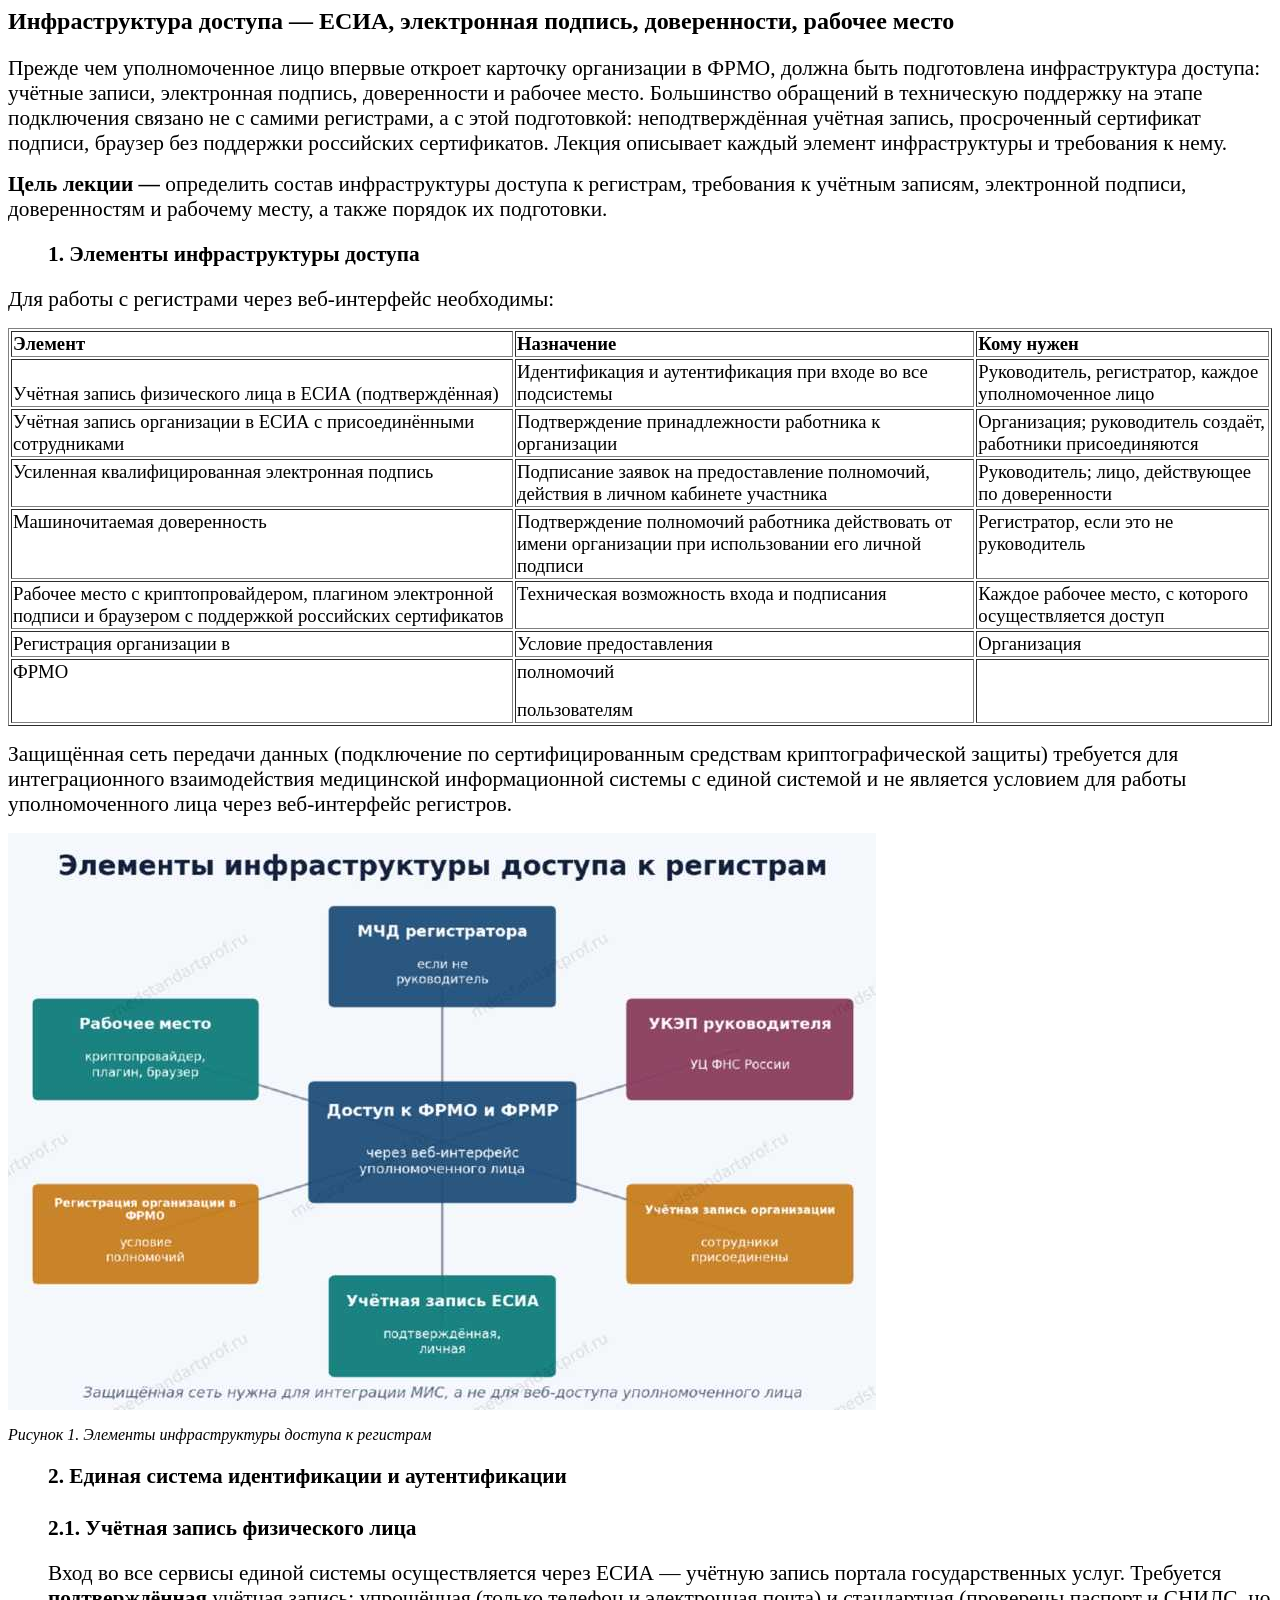
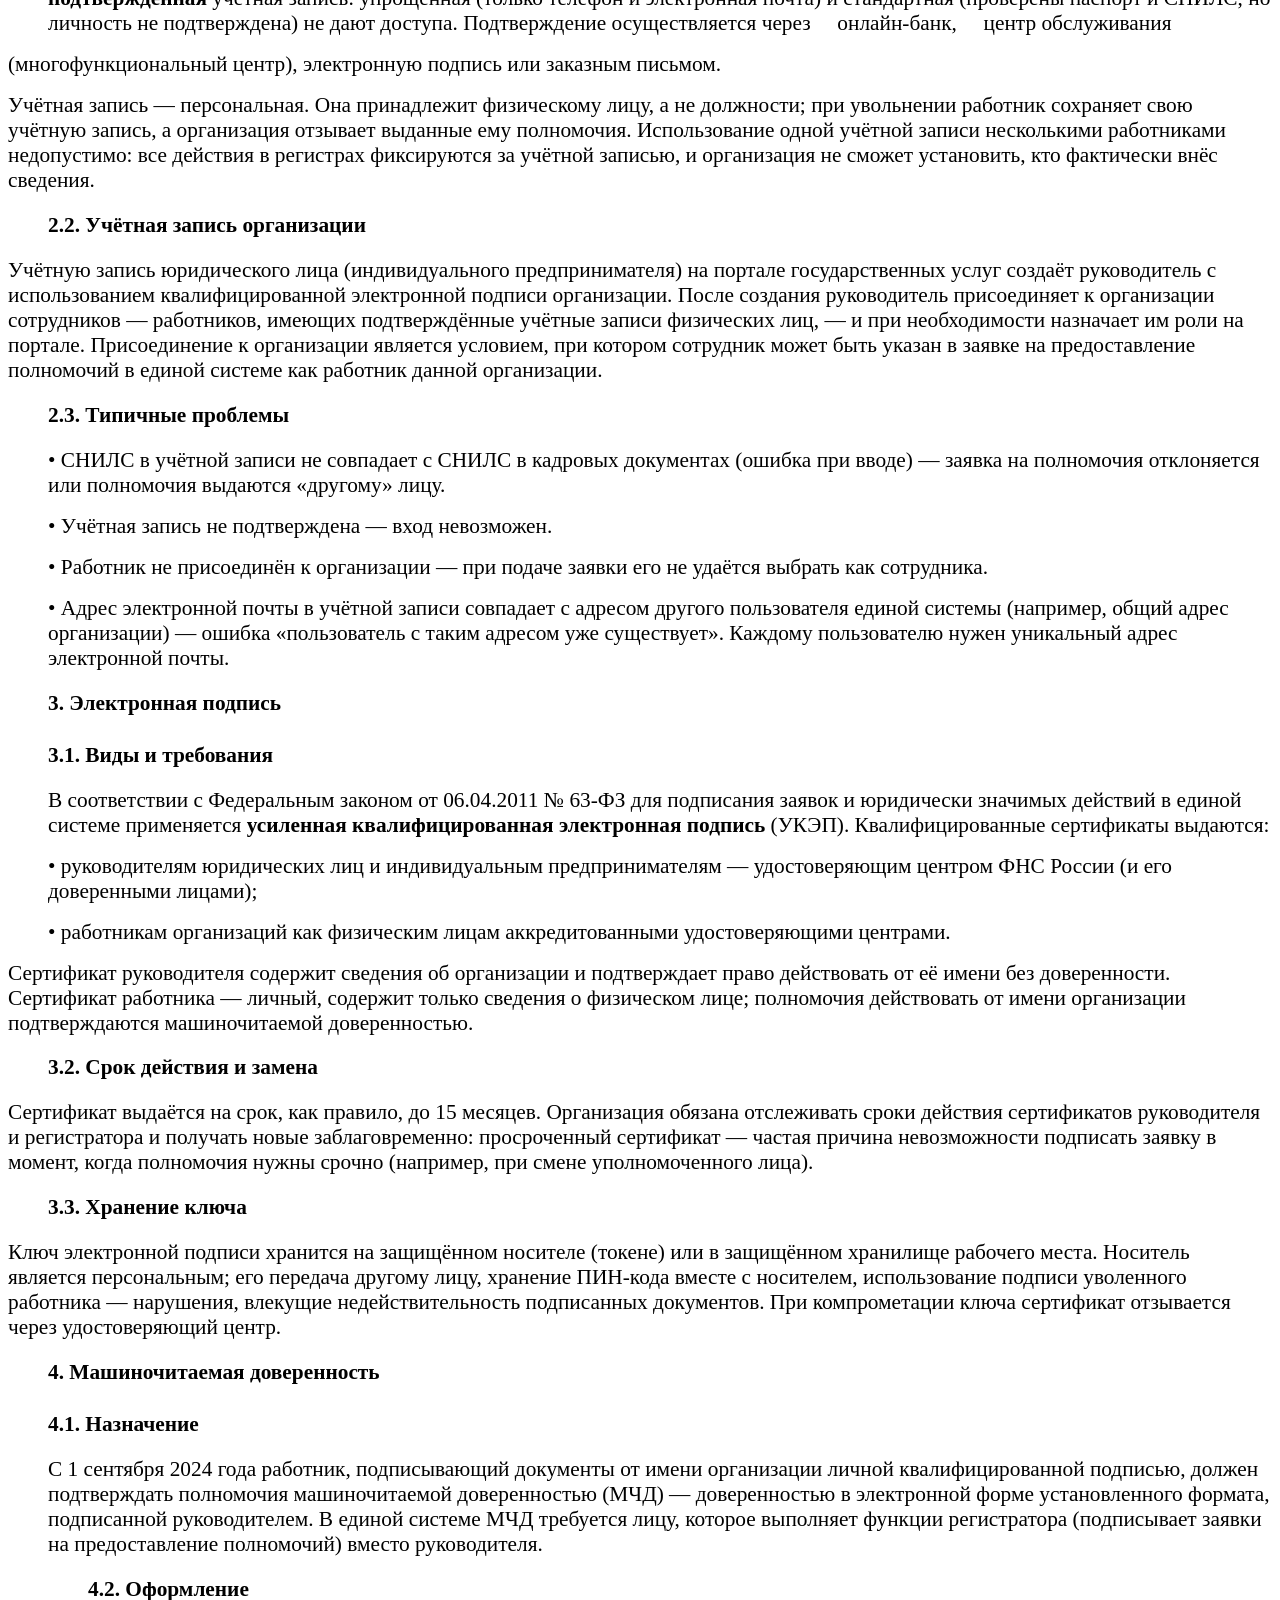
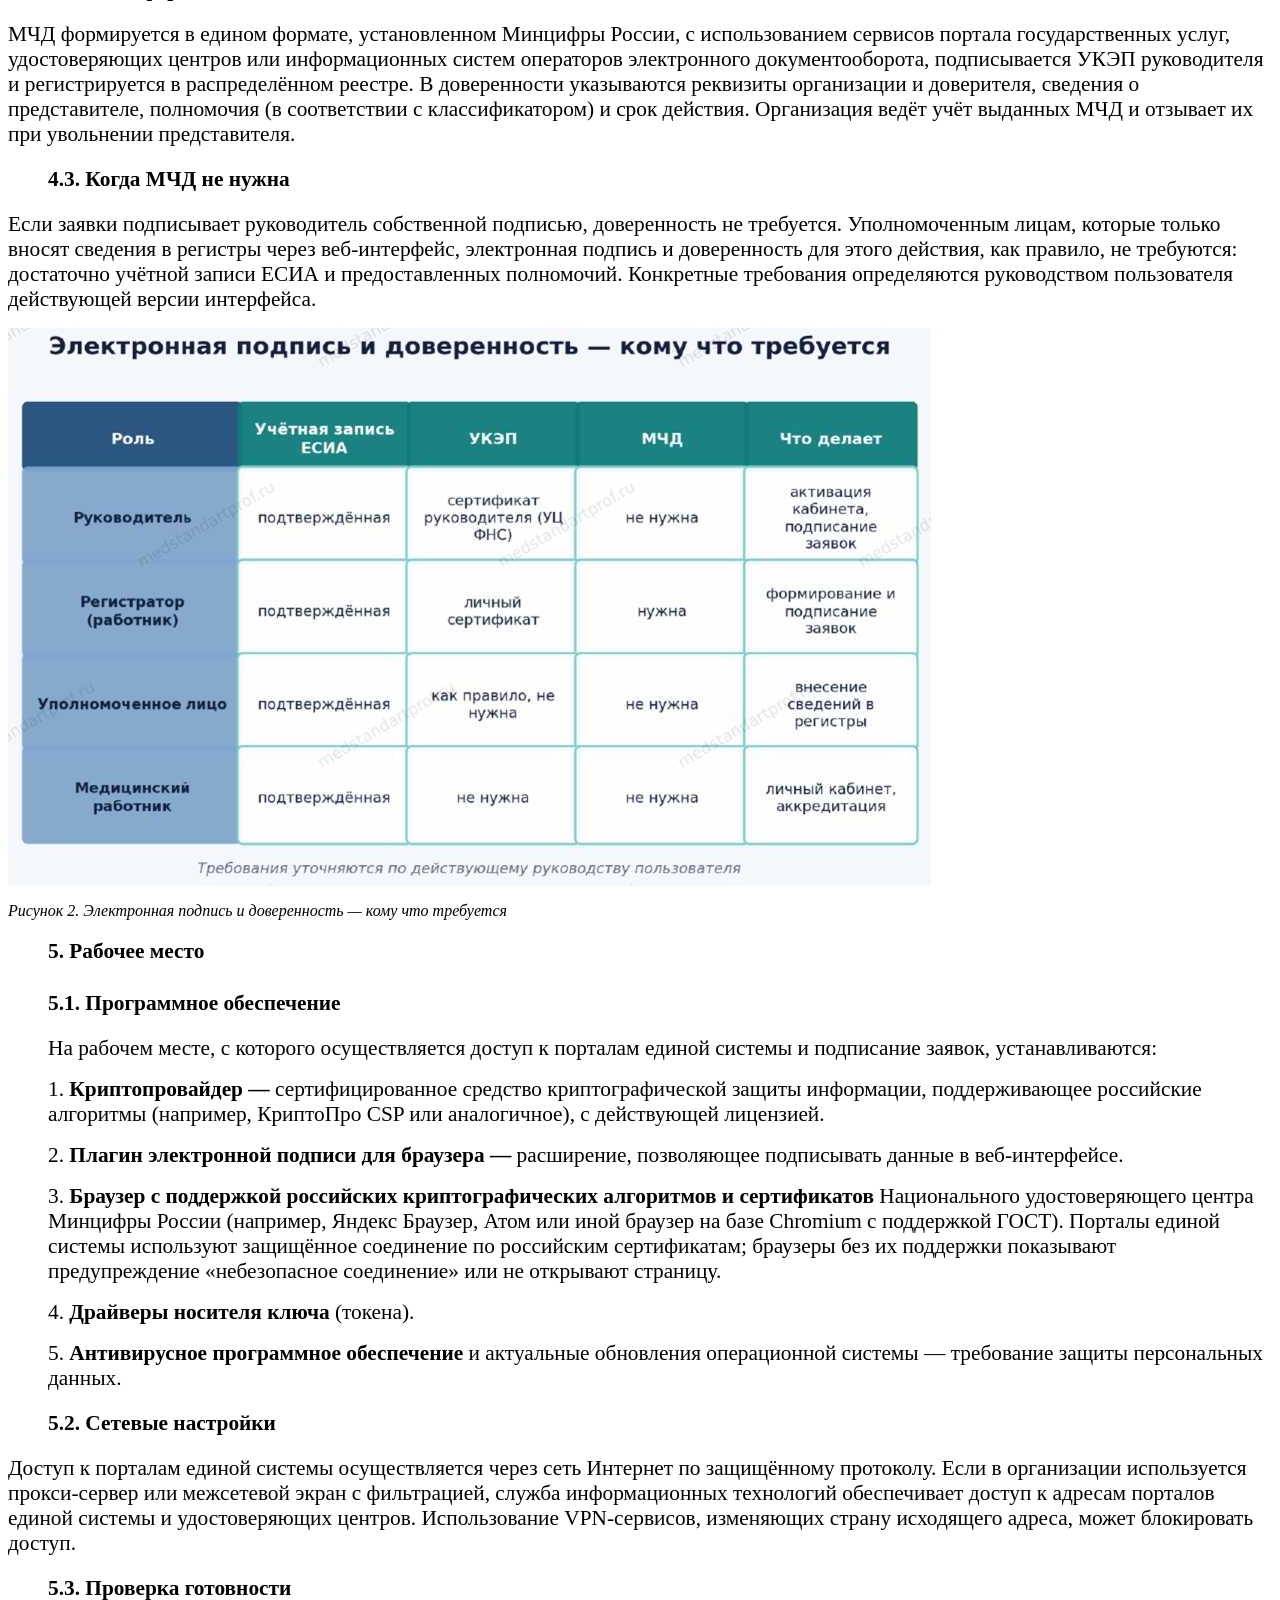
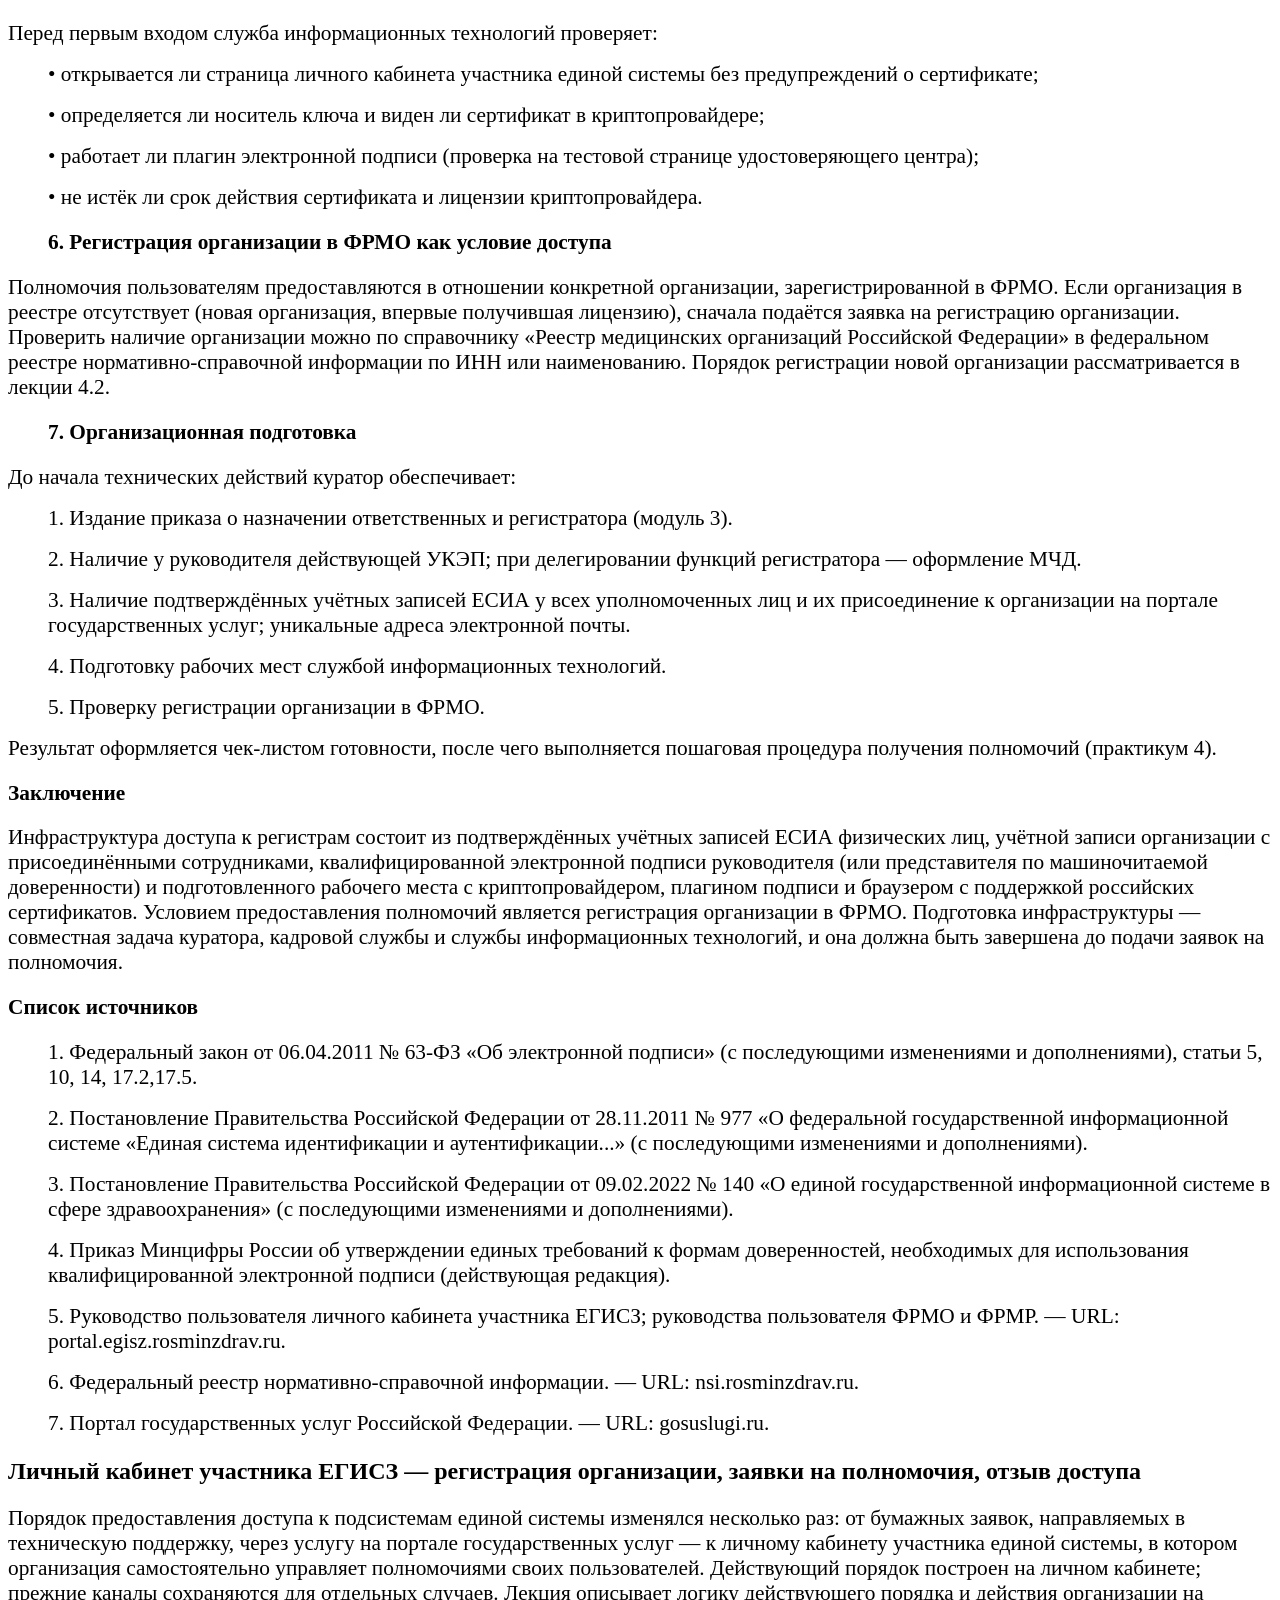
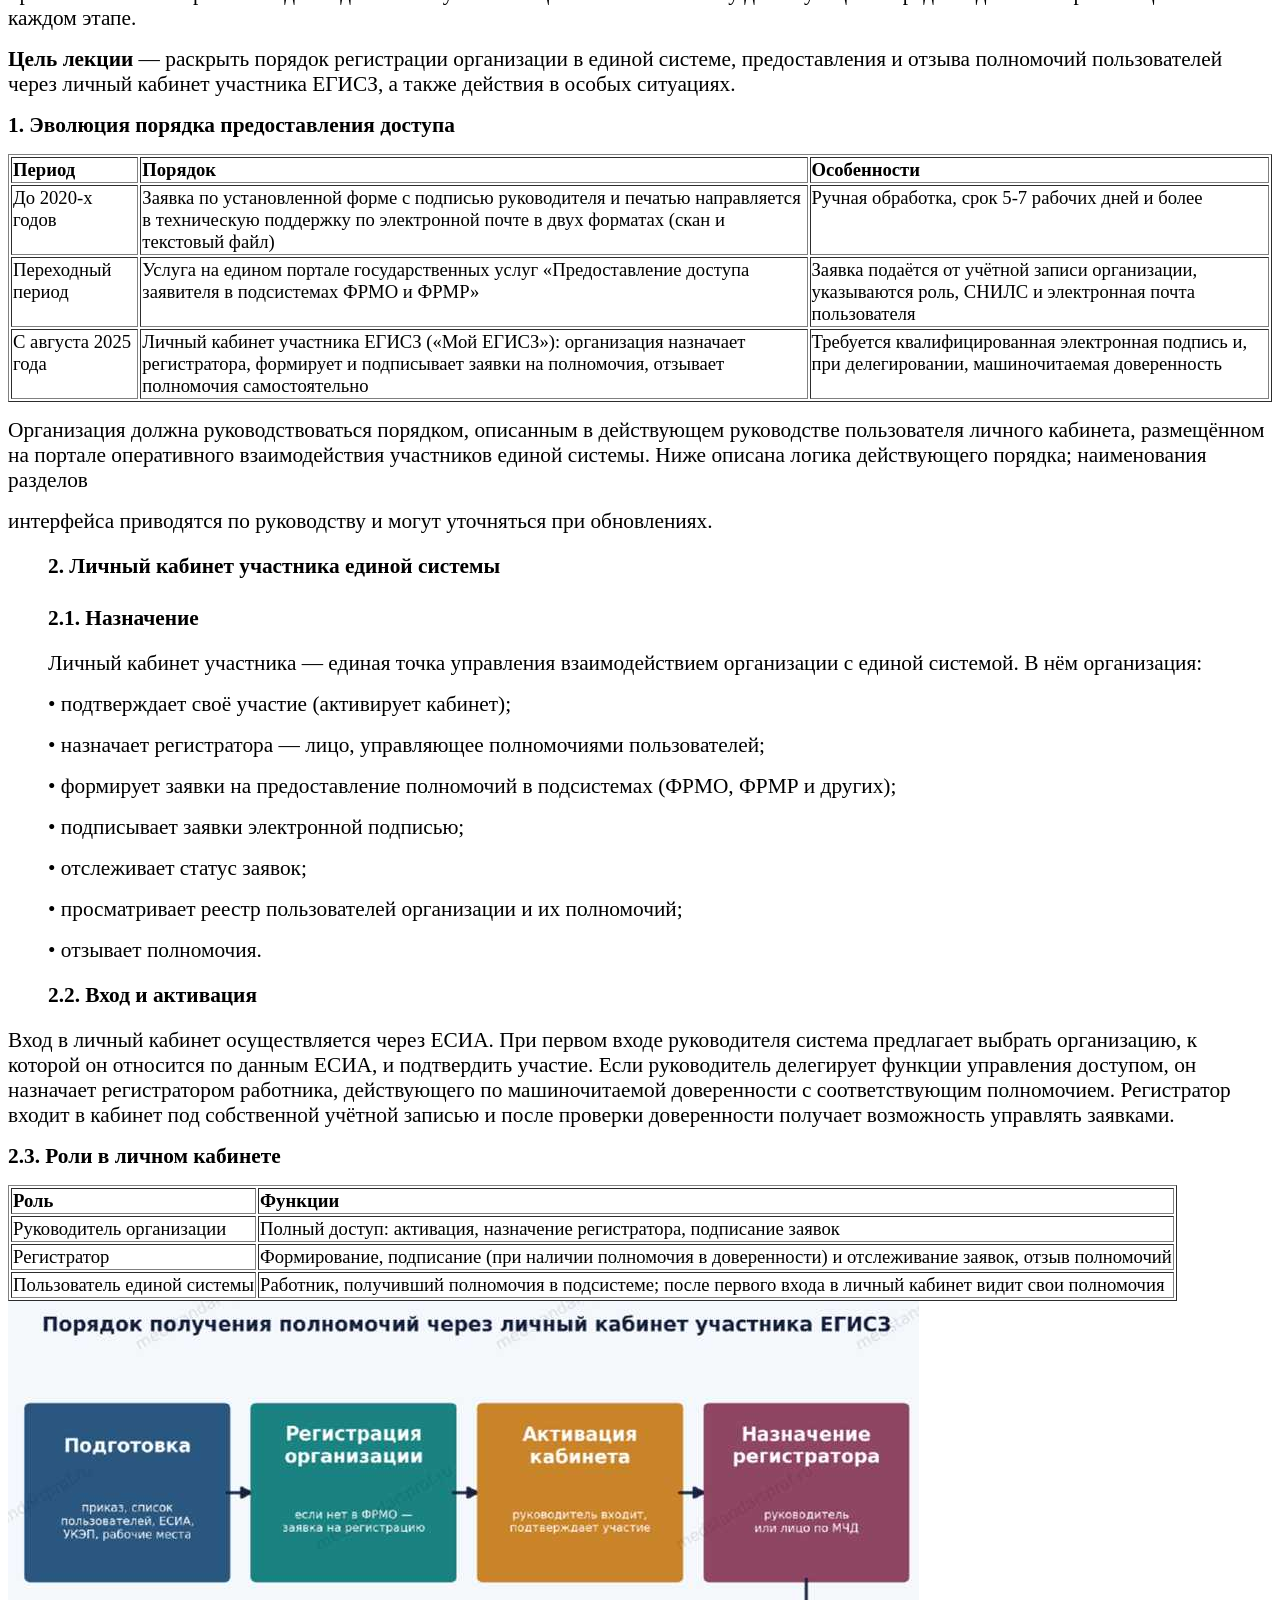
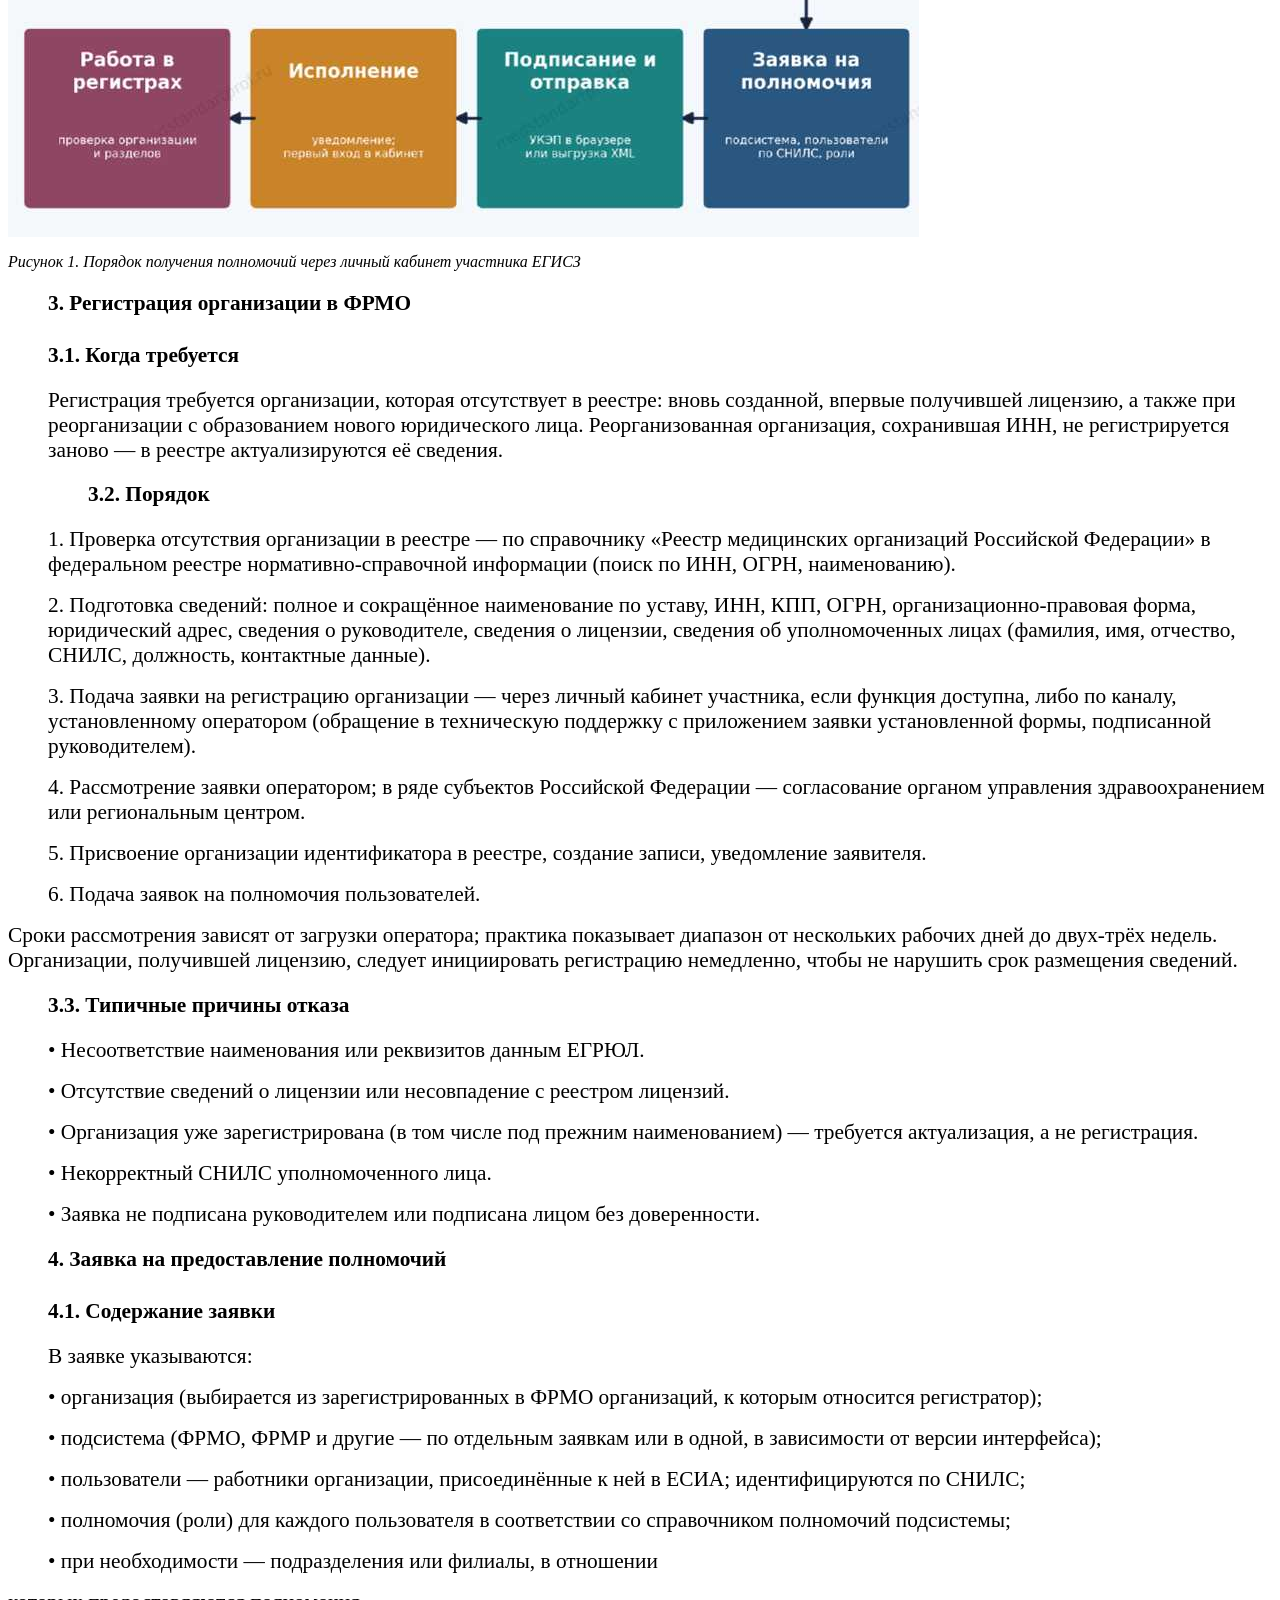
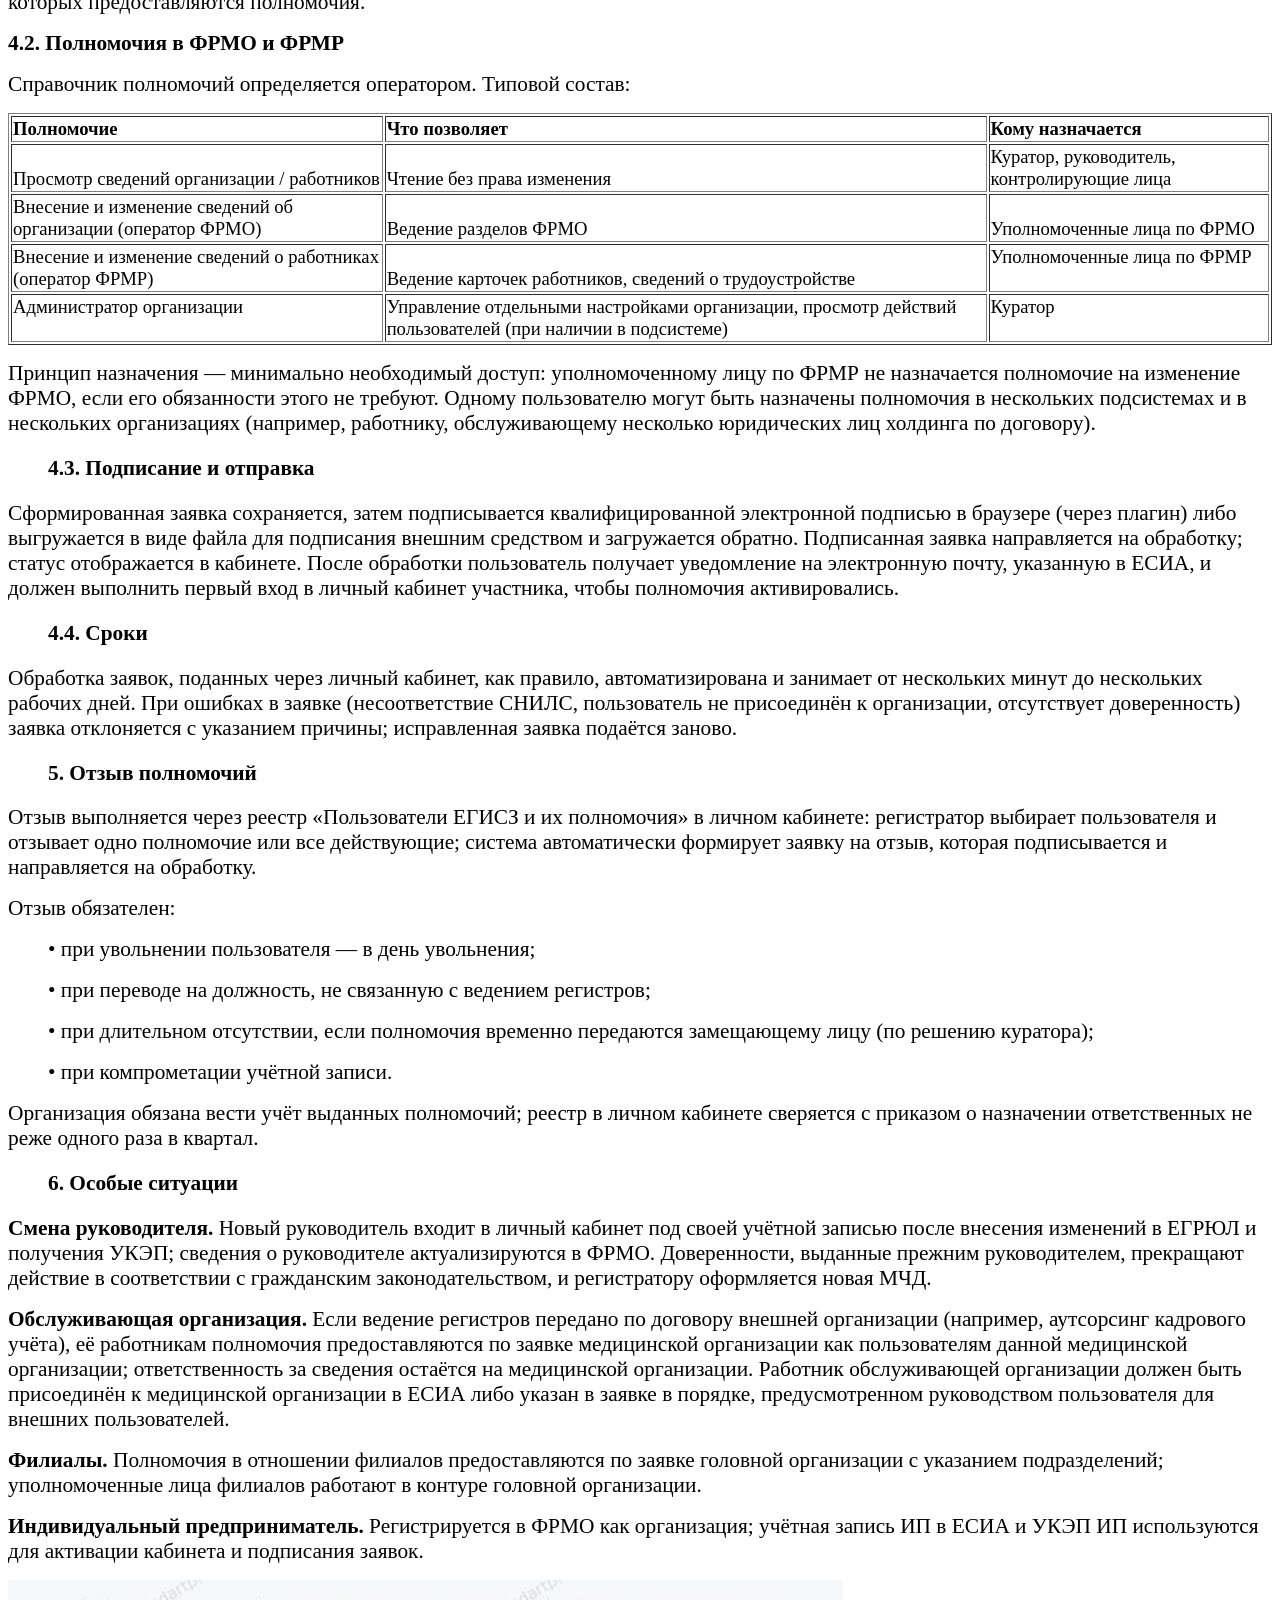
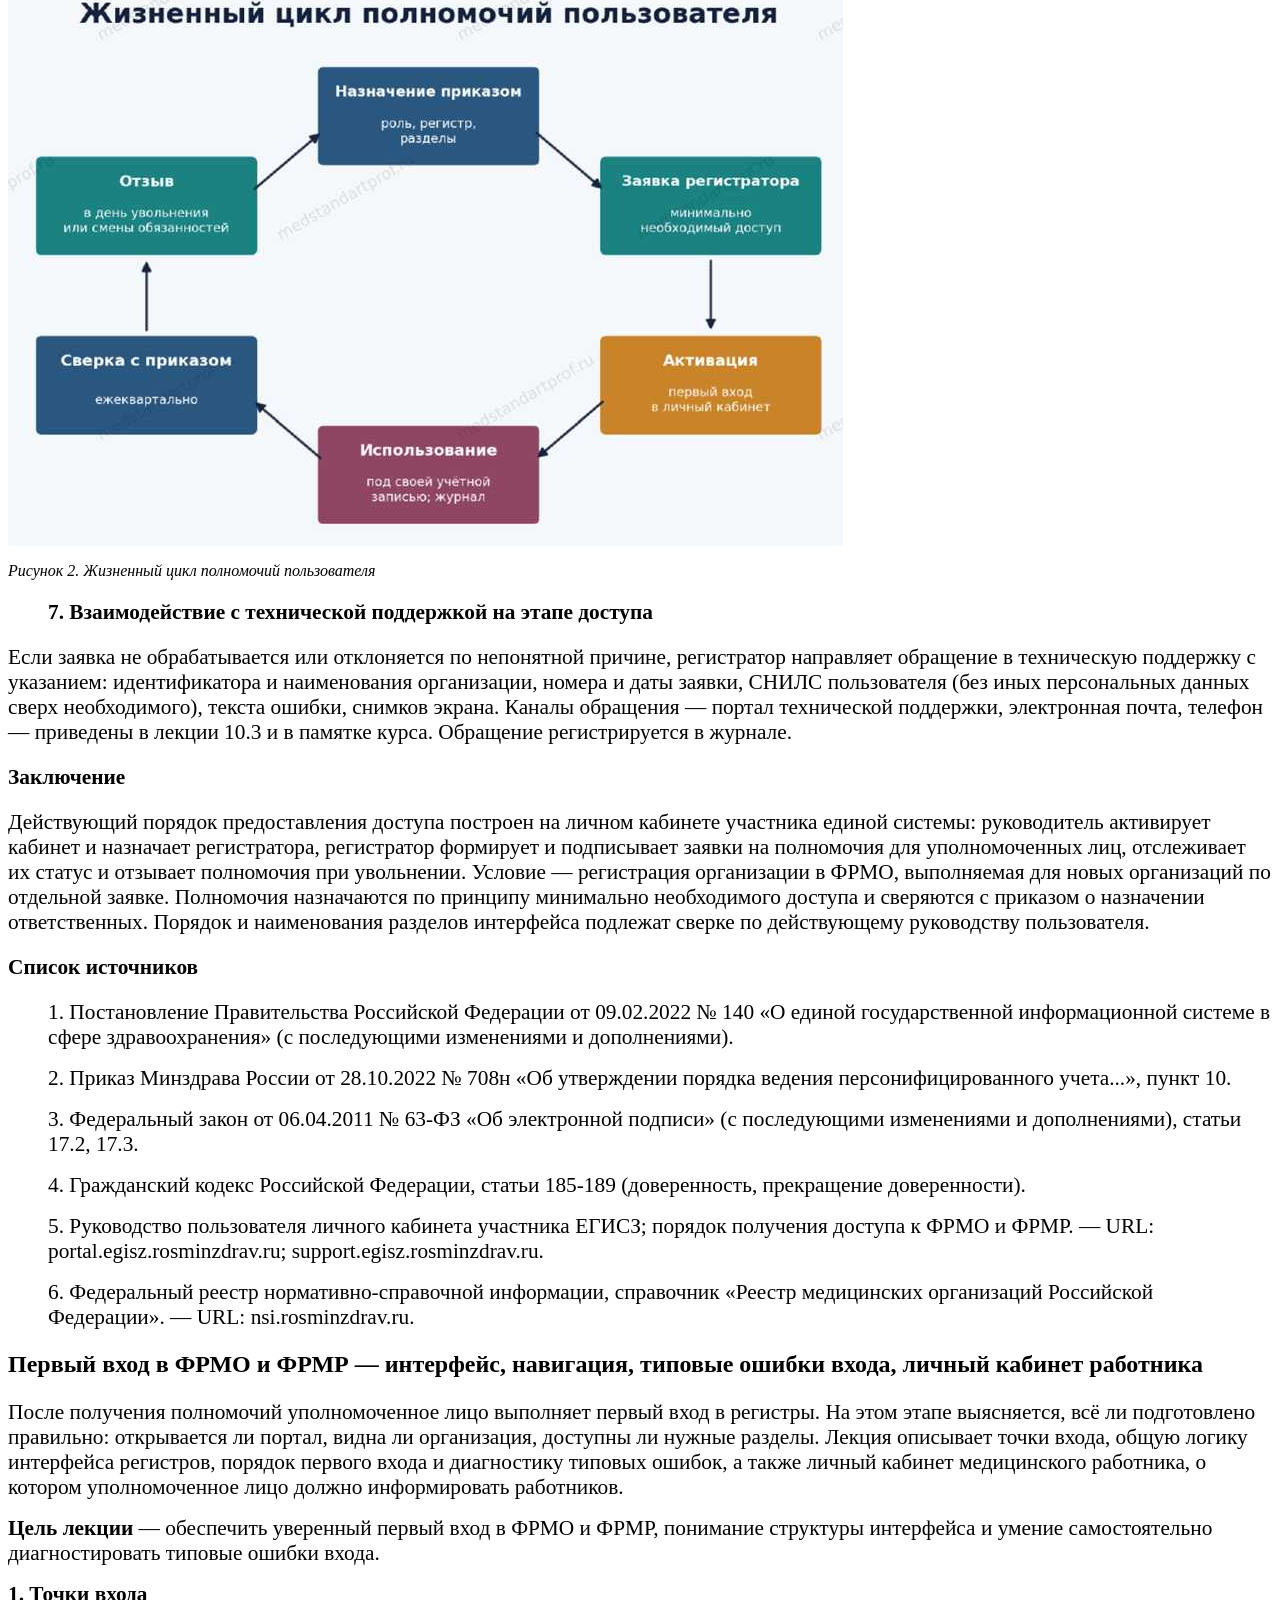
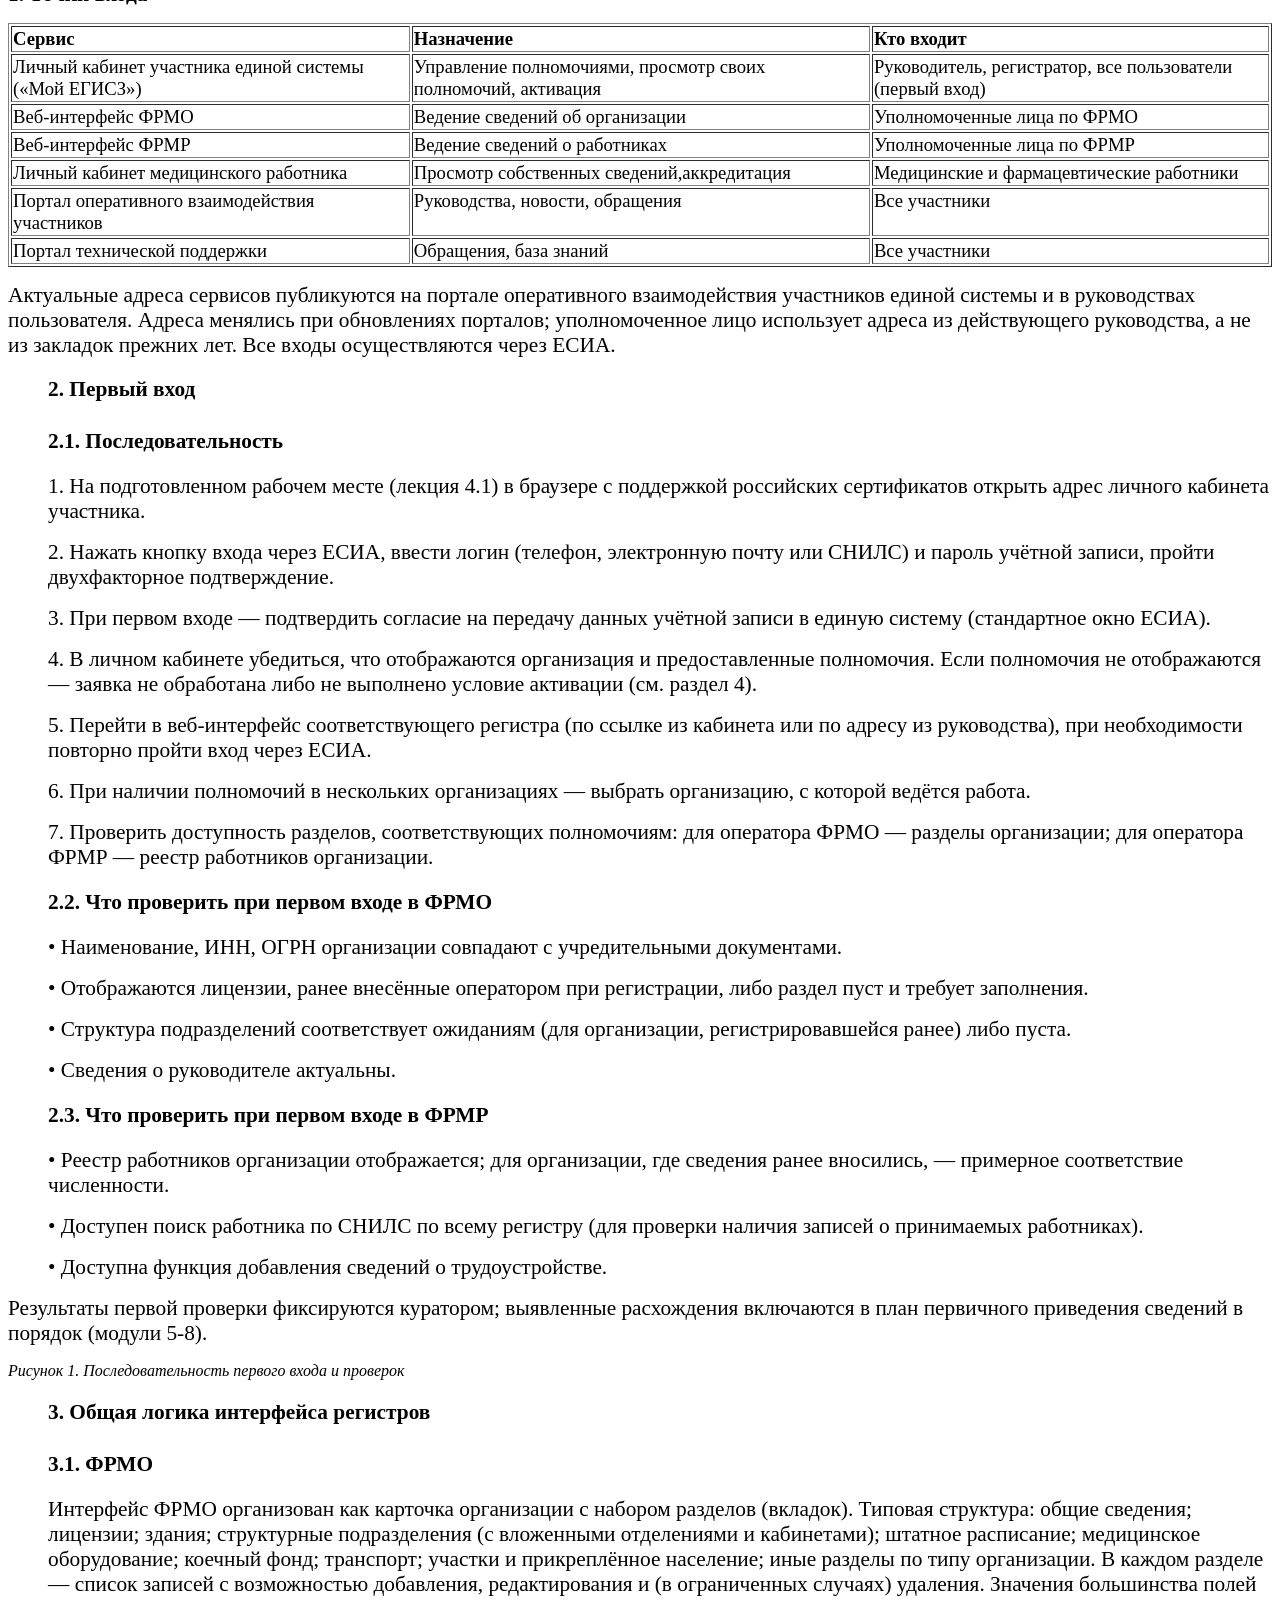
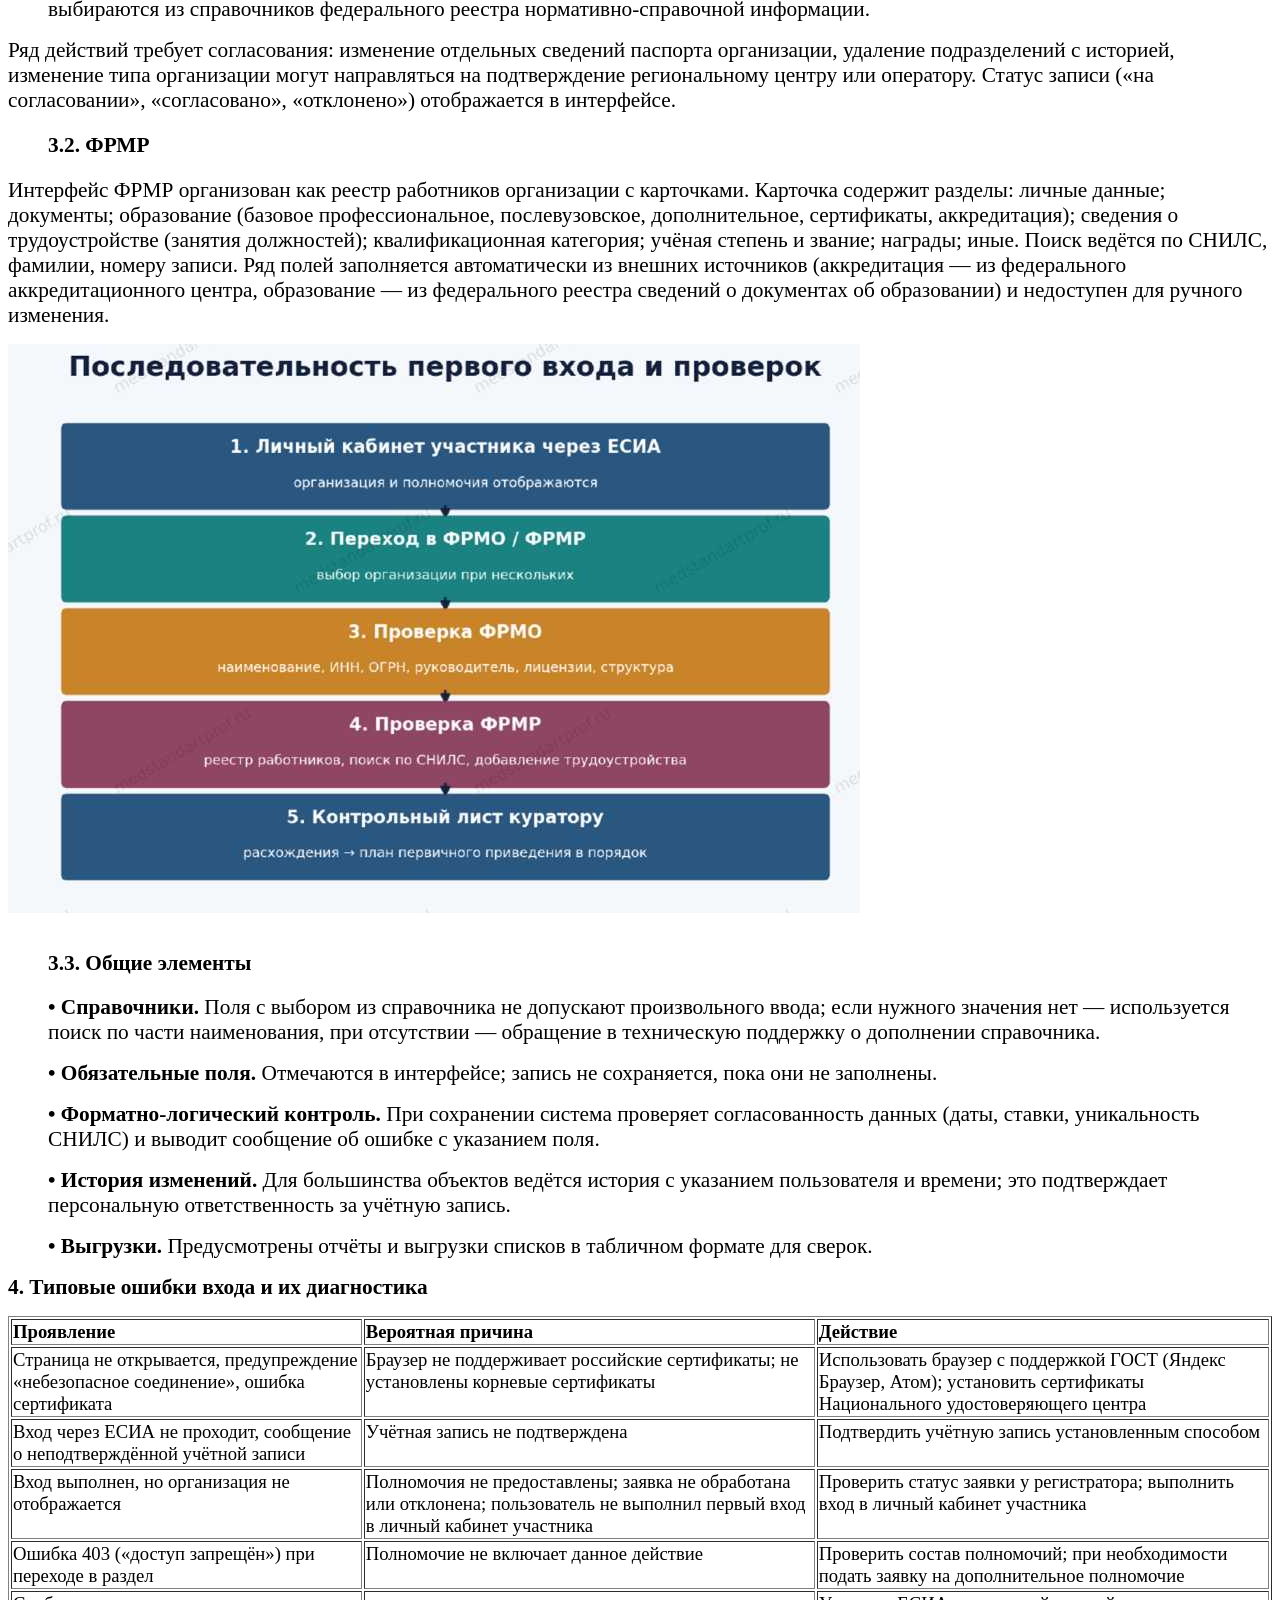
<file: лекции/лекция-4.htm>
﻿<!DOCTYPE HTML PUBLIC "-//W3C//DTD HTML 4.0 Transitional//EN"
        "http://www.w3.org/TR/1998/REC-html40-19980424/loose.dtd">
<html>
<head>
    <meta http-equiv="content-type" content="text/html; charset=UTF-8">
    <meta name="generator" content="ABBYY FineReader PDF 15">
    <style type="text/css">
        table.main {
        }

        tr.row {
        }

        td.cell {
        }

        div.block {
        }

        div.paragraph {
        }

        .font0 {
            font: 12pt Times New Roman, serif;
        }

        .font1 {
            font: 14pt Times New Roman, serif;
        }

        .font2 {
            font: 16pt Times New Roman, serif;
        }

        .font3 {
            font: 18pt Times New Roman, serif;
        }

    </style>
</head>
<body><a name="caption1"></a>
<h1><a name="bookmark0"></a><span class="font3" style="font-weight:bold;"><a name="bookmark1"></a>Инфраструктура доступа — ЕСИА, электронная подпись, доверенности, рабочее место</span>
</h1>
<p><span class="font2">Прежде чем уполномоченное лицо впервые откроет карточку организации в ФРМО, должна быть подготовлена инфраструктура доступа: учётные записи, электронная подпись, доверенности и рабочее место. Большинство обращений в техническую поддержку на этапе подключения связано не с самими регистрами, а с этой подготовкой: неподтверждённая учётная запись, просроченный сертификат подписи, браузер без поддержки российских сертификатов. Лекция описывает каждый элемент инфраструктуры и требования к нему.</span>
</p>
<p><span class="font2" style="font-weight:bold;">Цель лекции — </span><span class="font2">определить состав инфраструктуры доступа к регистрам, требования к учётным записям, электронной подписи, доверенностям и рабочему месту, а также порядок их подготовки.</span>
</p>
<ul style="list-style:none;">
    <li>
        <h2><a name="bookmark2"></a><span class="font2" style="font-weight:bold;"><a name="bookmark3"></a>1. Элементы инфраструктуры доступа</span>
        </h2></li>
</ul>
<p><span class="font2">Для работы с регистрами через веб-интерфейс необходимы:</span></p>
<table border="1">
    <tr>
        <td style="vertical-align:bottom;">
            <p><span class="font1" style="font-weight:bold;">Элемент</span></p></td>
        <td style="vertical-align:bottom;">
            <p><span class="font1" style="font-weight:bold;">Назначение</span></p></td>
        <td style="vertical-align:bottom;">
            <p><span class="font1" style="font-weight:bold;">Кому нужен</span></p></td>
    </tr>
    <tr>
        <td style="vertical-align:bottom;">
            <p><span class="font1">Учётная запись физического лица в ЕСИА (подтверждённая)</span></p></td>
        <td style="vertical-align:bottom;">
            <p><span class="font1">Идентификация и аутентификация при входе во все подсистемы</span></p></td>
        <td style="vertical-align:bottom;">
            <p><span class="font1">Руководитель, регистратор, каждое уполномоченное лицо</span></p></td>
    </tr>
    <tr>
        <td style="vertical-align:bottom;">
            <p><span class="font1">Учётная запись организации в ЕСИА с присоединёнными сотрудниками</span></p></td>
        <td style="vertical-align:top;">
            <p><span class="font1">Подтверждение принадлежности работника к организации</span></p></td>
        <td style="vertical-align:bottom;">
            <p><span class="font1">Организация; руководитель создаёт, работники присоединяются</span></p></td>
    </tr>
    <tr>
        <td style="vertical-align:top;">
            <p><span class="font1">Усиленная квалифицированная электронная подпись</span></p></td>
        <td style="vertical-align:bottom;">
            <p><span
                    class="font1">Подписание заявок на предоставление полномочий, действия в личном кабинете участника</span>
            </p></td>
        <td style="vertical-align:top;">
            <p><span class="font1">Руководитель; лицо, действующее по доверенности</span></p></td>
    </tr>
    <tr>
        <td style="vertical-align:top;">
            <p><span class="font1">Машиночитаемая доверенность</span></p></td>
        <td style="vertical-align:bottom;">
            <p><span class="font1">Подтверждение полномочий работника действовать от имени организации при использовании его личной подписи</span>
            </p></td>
        <td style="vertical-align:top;">
            <p><span class="font1">Регистратор, если это не руководитель</span></p></td>
    </tr>
    <tr>
        <td style="vertical-align:bottom;">
            <p><span class="font1">Рабочее место с криптопровайдером, плагином электронной подписи и браузером с поддержкой российских сертификатов</span>
            </p></td>
        <td style="vertical-align:top;">
            <p><span class="font1">Техническая возможность входа и подписания</span></p></td>
        <td style="vertical-align:top;">
            <p><span class="font1">Каждое рабочее место, с которого осуществляется доступ</span></p></td>
    </tr>
    <tr>
        <td style="vertical-align:bottom;">
            <p><span class="font1">Регистрация организации в</span></p></td>
        <td style="vertical-align:bottom;">
            <p><span class="font1">Условие предоставления</span></p></td>
        <td style="vertical-align:bottom;">
            <p><span class="font1">Организация</span></p></td>
    </tr>
    <tr>
        <td style="vertical-align:top;">
            <p><span class="font1">ФРМО</span></p></td>
        <td style="vertical-align:top;">
            <p><span class="font1">полномочий</span></p>
            <p><span class="font1">пользователям</span></p></td>
        <td style="vertical-align:top;"></td>
    </tr>
</table>
<p><span class="font2">Защищённая сеть передачи данных (подключение по сертифицированным средствам криптографической защиты) требуется для интеграционного взаимодействия медицинской информационной системы с единой системой и не является условием для работы уполномоченного лица через веб-интерфейс регистров.</span>
</p><img src="лекция-4_files/3b353a46384f-4-1.jpg" alt="" >
<p><span class="font0" style="font-style:italic;">Рисунок 1. Элементы инфраструктуры доступа к регистрам</span></p>
<ul style="list-style:none;">
    <li>
        <h2><a name="bookmark4"></a><span class="font2" style="font-weight:bold;"><a name="bookmark5"></a>2. Единая система идентификации и аутентификации</span><br><br><span
                class="font2" style="font-weight:bold;"><a
                name="bookmark6"></a>2.1. Учётная запись физического лица</span></h2>
        <p><span class="font2">Вход во все сервисы единой системы осуществляется через ЕСИА — учётную запись портала государственных услуг. Требуется </span><span
                class="font2" style="font-weight:bold;">подтверждённая </span><span class="font2">учётная запись: упрощённая (только телефон и электронная почта) и стандартная (проверены паспорт и СНИЛС, но личность не подтверждена) не дают доступа. Подтверждение осуществляется через &nbsp;&nbsp;&nbsp;&nbsp;онлайн-банк, &nbsp;&nbsp;&nbsp;&nbsp;центр обслуживания</span>
        </p></li>
</ul>
<p><span class="font2">(многофункциональный центр), электронную подпись или заказным письмом.</span></p>
<p><span class="font2">Учётная запись — персональная. Она принадлежит физическому лицу, а не должности; при увольнении работник сохраняет свою учётную запись, а организация отзывает выданные ему полномочия. Использование одной учётной записи несколькими работниками недопустимо: все действия в регистрах фиксируются за учётной записью, и организация не сможет установить, кто фактически внёс сведения.</span>
</p>
<ul style="list-style:none;">
    <li>
        <h2><a name="bookmark7"></a><span class="font2" style="font-weight:bold;"><a name="bookmark8"></a>2.2. Учётная запись организации</span>
        </h2></li>
</ul>
<p><span class="font2">Учётную запись юридического лица (индивидуального предпринимателя) на портале государственных услуг создаёт руководитель с использованием квалифицированной электронной подписи организации. После создания руководитель присоединяет к организации сотрудников — работников, имеющих подтверждённые учётные записи физических лиц, — и при необходимости назначает им роли на портале. Присоединение к организации является условием, при котором сотрудник может быть указан в заявке на предоставление полномочий в единой системе как работник данной организации.</span>
</p>
<ul style="list-style:none;">
    <li>
        <h2><a name="bookmark9"></a><span class="font2" style="font-weight:bold;"><a name="bookmark10"></a>2.3. Типичные проблемы</span>
        </h2></li>
</ul>
<ul style="list-style:none;">
    <li>
        <p><span class="font2">• СНИЛС в учётной записи не совпадает с СНИЛС в кадровых документах (ошибка при вводе) — заявка на полномочия отклоняется или полномочия выдаются «другому» лицу.</span>
        </p></li>
    <li>
        <p><span class="font2">• Учётная запись не подтверждена — вход невозможен.</span></p></li>
    <li>
        <p><span class="font2">• Работник не присоединён к организации — при подаче заявки его не удаётся выбрать как сотрудника.</span>
        </p></li>
    <li>
        <p><span class="font2">• Адрес электронной почты в учётной записи совпадает с адресом другого пользователя единой системы (например, общий адрес организации) — ошибка «пользователь с таким адресом уже существует». Каждому пользователю нужен уникальный адрес электронной почты.</span>
        </p></li>
</ul>
<ul style="list-style:none;">
    <li>
        <h2><a name="bookmark11"></a><span class="font2" style="font-weight:bold;"><a name="bookmark12"></a>3. Электронная подпись</span><br><br><span
                class="font2" style="font-weight:bold;"><a name="bookmark13"></a>3.1. Виды и требования</span></h2>
        <p><span class="font2">В соответствии с Федеральным законом от 06.04.2011 № 63-ФЗ для подписания заявок и юридически значимых действий в единой системе применяется </span><span
                class="font2" style="font-weight:bold;">усиленная квалифицированная электронная подпись </span><span
                class="font2">(УКЭП). Квалифицированные сертификаты выдаются:</span></p></li>
</ul>
<ul style="list-style:none;">
    <li>
        <p><span class="font2">• руководителям юридических лиц и индивидуальным предпринимателям — удостоверяющим центром ФНС России (и его доверенными лицами);</span>
        </p></li>
    <li>
        <p><span
                class="font2">• работникам организаций как физическим лицам аккредитованными удостоверяющими центрами.</span>
        </p></li>
</ul>
<p><span class="font2">Сертификат руководителя содержит сведения об организации и подтверждает право действовать от её имени без доверенности. Сертификат работника — личный, содержит только сведения о физическом лице; полномочия действовать от имени организации подтверждаются машиночитаемой доверенностью.</span>
</p>
<ul style="list-style:none;">
    <li>
        <h2><a name="bookmark14"></a><span class="font2" style="font-weight:bold;"><a name="bookmark15"></a>3.2. Срок действия и замена</span>
        </h2></li>
</ul>
<p><span class="font2">Сертификат выдаётся на срок, как правило, до 15 месяцев. Организация обязана отслеживать сроки действия сертификатов руководителя и регистратора и получать новые заблаговременно: просроченный сертификат — частая причина невозможности подписать заявку в момент, когда полномочия нужны срочно (например, при смене уполномоченного лица).</span>
</p>
<ul style="list-style:none;">
    <li>
        <h2><a name="bookmark16"></a><span class="font2" style="font-weight:bold;"><a name="bookmark17"></a>3.3. Хранение ключа</span>
        </h2></li>
</ul>
<p><span class="font2">Ключ электронной подписи хранится на защищённом носителе (токене) или в защищённом хранилище рабочего места. Носитель является персональным; его передача другому лицу, хранение ПИН-кода вместе с носителем, использование подписи уволенного работника — нарушения, влекущие недействительность подписанных документов. При компрометации ключа сертификат отзывается через удостоверяющий центр.</span>
</p>
<ul style="list-style:none;">
    <li>
        <h2><a name="bookmark18"></a><span class="font2" style="font-weight:bold;"><a name="bookmark19"></a>4. Машиночитаемая доверенность</span><br><br><span
                class="font2" style="font-weight:bold;"><a name="bookmark20"></a>4.1. Назначение</span></h2>
        <p><span class="font2">С 1 сентября 2024 года работник, подписывающий документы от имени организации личной квалифицированной подписью, должен подтверждать полномочия машиночитаемой доверенностью (МЧД) — доверенностью в электронной форме установленного формата, подписанной руководителем. В единой системе МЧД требуется лицу, которое выполняет функции регистратора (подписывает заявки на предоставление полномочий) вместо руководителя.</span>
        </p>
        <ul style="list-style:none;">
            <li>
                <h2><a name="bookmark21"></a><span class="font2" style="font-weight:bold;"><a name="bookmark22"></a>4.2. Оформление</span>
                </h2></li>
        </ul>
    </li>
</ul>
<p><span class="font2">МЧД формируется в едином формате, установленном Минцифры России, с использованием сервисов портала государственных услуг, удостоверяющих центров или информационных систем операторов электронного документооборота, подписывается УКЭП руководителя и регистрируется в распределённом реестре. В доверенности указываются реквизиты организации и доверителя, сведения о представителе, полномочия (в соответствии с классификатором) и срок действия. Организация ведёт учёт выданных МЧД и отзывает их при увольнении представителя.</span>
</p>
<ul style="list-style:none;">
    <li>
        <h2><a name="bookmark23"></a><span class="font2" style="font-weight:bold;"><a name="bookmark24"></a>4.3. Когда МЧД не нужна</span>
        </h2></li>
</ul>
<p><span class="font2">Если заявки подписывает руководитель собственной подписью, доверенность не требуется. Уполномоченным лицам, которые только вносят сведения в регистры через веб-интерфейс, электронная подпись и доверенность для этого действия, как правило, не требуются: достаточно учётной записи ЕСИА и предоставленных полномочий. Конкретные требования определяются руководством пользователя действующей версии интерфейса.</span>
</p><img src="лекция-4_files/3b353a46384f-4-2.jpg" alt="" >
<p><span class="font0"
         style="font-style:italic;">Рисунок 2. Электронная подпись и доверенность — кому что требуется</span></p>
<ul style="list-style:none;">
    <li>
        <h2><a name="bookmark25"></a><span class="font2" style="font-weight:bold;"><a name="bookmark26"></a>5. Рабочее место</span><br><br><span
                class="font2" style="font-weight:bold;"><a name="bookmark27"></a>5.1. Программное обеспечение</span>
        </h2>
        <p><span class="font2">На рабочем месте, с которого осуществляется доступ к порталам единой системы и подписание заявок, устанавливаются:</span>
        </p></li>
</ul>
<ul style="list-style:none;">
    <li>
        <p><span class="font2">1.</span><span class="font2" style="font-weight:bold;"> Криптопровайдер — </span><span
                class="font2">сертифицированное средство криптографической защиты информации, поддерживающее российские алгоритмы (например, КриптоПро CSP или аналогичное), с действующей лицензией.</span>
        </p></li>
    <li>
        <p><span class="font2">2.</span><span class="font2" style="font-weight:bold;"> Плагин электронной подписи для браузера — </span><span
                class="font2">расширение, позволяющее подписывать данные в веб-интерфейсе.</span></p></li>
    <li>
        <p><span class="font2">3.</span><span class="font2" style="font-weight:bold;"> Браузер с поддержкой российских криптографических алгоритмов и сертификатов </span><span
                class="font2">Национального удостоверяющего центра Минцифры России (например, Яндекс Браузер, Атом или иной браузер на базе Chromium с поддержкой ГОСТ). Порталы единой системы используют защищённое соединение по российским сертификатам; браузеры без их поддержки показывают предупреждение «небезопасное соединение» или не открывают страницу.</span>
        </p></li>
    <li>
        <p><span class="font2">4.</span><span class="font2"
                                              style="font-weight:bold;"> Драйверы носителя ключа </span><span
                class="font2">(токена).</span></p></li>
    <li>
        <p><span class="font2">5.</span><span class="font2" style="font-weight:bold;"> Антивирусное программное обеспечение </span><span
                class="font2">и актуальные обновления операционной системы — требование защиты персональных данных.</span>
        </p></li>
</ul>
<ul style="list-style:none;">
    <li>
        <h2><a name="bookmark28"></a><span class="font2" style="font-weight:bold;"><a name="bookmark29"></a>5.2. Сетевые настройки</span>
        </h2></li>
</ul>
<p><span class="font2">Доступ к порталам единой системы осуществляется через сеть Интернет по защищённому протоколу. Если в организации используется прокси-сервер или межсетевой экран с фильтрацией, служба информационных технологий обеспечивает доступ к адресам порталов единой системы и удостоверяющих центров. Использование VPN-сервисов, изменяющих страну исходящего адреса, может блокировать доступ.</span>
</p>
<ul style="list-style:none;">
    <li>
        <h2><a name="bookmark30"></a><span class="font2" style="font-weight:bold;"><a name="bookmark31"></a>5.3. Проверка готовности</span>
        </h2></li>
</ul>
<p><span class="font2">Перед первым входом служба информационных технологий проверяет:</span></p>
<ul style="list-style:none;">
    <li>
        <p><span class="font2">• открывается ли страница личного кабинета участника единой системы без предупреждений о сертификате;</span>
        </p></li>
    <li>
        <p><span class="font2">• определяется ли носитель ключа и виден ли сертификат в криптопровайдере;</span></p>
    </li>
    <li>
        <p><span class="font2">• работает ли плагин электронной подписи (проверка на тестовой странице удостоверяющего центра);</span>
        </p></li>
    <li>
        <p><span class="font2">• не истёк ли срок действия сертификата и лицензии криптопровайдера.</span></p></li>
</ul>
<ul style="list-style:none;">
    <li>
        <h2><a name="bookmark32"></a><span class="font2" style="font-weight:bold;"><a name="bookmark33"></a>6. Регистрация организации в ФРМО как условие доступа</span>
        </h2></li>
</ul>
<p><span class="font2">Полномочия пользователям предоставляются в отношении конкретной организации, зарегистрированной в ФРМО. Если организация в реестре отсутствует (новая организация, впервые получившая лицензию), сначала подаётся заявка на регистрацию организации. Проверить наличие организации можно по справочнику «Реестр медицинских организаций Российской Федерации» в федеральном реестре нормативно-справочной информации по ИНН или наименованию. Порядок регистрации новой организации рассматривается в лекции 4.2.</span>
</p>
<ul style="list-style:none;">
    <li>
        <h2><a name="bookmark34"></a><span class="font2" style="font-weight:bold;"><a name="bookmark35"></a>7. Организационная подготовка</span>
        </h2></li>
</ul>
<p><span class="font2">До начала технических действий куратор обеспечивает:</span></p>
<ul style="list-style:none;">
    <li>
        <p><span class="font2">1. Издание приказа о назначении ответственных и регистратора (модуль 3).</span></p></li>
    <li>
        <p><span class="font2">2. Наличие у руководителя действующей УКЭП; при делегировании функций регистратора — оформление МЧД.</span>
        </p></li>
    <li>
        <p><span class="font2">3. Наличие подтверждённых учётных записей ЕСИА у всех уполномоченных лиц и их присоединение к организации на портале государственных услуг; уникальные адреса электронной почты.</span>
        </p></li>
    <li>
        <p><span class="font2">4. Подготовку рабочих мест службой информационных технологий.</span></p></li>
    <li>
        <p><span class="font2">5. Проверку регистрации организации в ФРМО.</span></p></li>
</ul>
<p><span class="font2">Результат оформляется чек-листом готовности, после чего выполняется пошаговая процедура получения полномочий (практикум 4).</span>
</p>
<h2><a name="bookmark36"></a><span class="font2" style="font-weight:bold;"><a name="bookmark37"></a>Заключение</span>
</h2>
<p><span class="font2">Инфраструктура доступа к регистрам состоит из подтверждённых учётных записей ЕСИА физических лиц, учётной записи организации с присоединёнными сотрудниками, квалифицированной электронной подписи руководителя (или представителя по машиночитаемой доверенности) и подготовленного рабочего места с криптопровайдером, плагином подписи и браузером с поддержкой российских сертификатов. Условием предоставления полномочий является регистрация организации в ФРМО. Подготовка инфраструктуры — совместная задача куратора, кадровой службы и службы информационных технологий, и она должна быть завершена до подачи заявок на полномочия.</span>
</p>
<h2><a name="bookmark38"></a><span class="font2" style="font-weight:bold;"><a
        name="bookmark39"></a>Список источников</span></h2>
<ul style="list-style:none;">
    <li>
        <p><span class="font2">1. Федеральный закон от 06.04.2011 № 63-ФЗ «Об электронной подписи» (с последующими изменениями и дополнениями), статьи 5, 10, 14, 17.2,17.5.</span>
        </p></li>
    <li>
        <p><span class="font2">2. Постановление Правительства Российской Федерации от 28.11.2011 № 977 «О федеральной государственной информационной системе «Единая система идентификации и аутентификации...» (с последующими изменениями и дополнениями).</span>
        </p></li>
    <li>
        <p><span class="font2">3. Постановление Правительства Российской Федерации от 09.02.2022 № 140 «О единой государственной информационной системе в сфере здравоохранения» (с последующими изменениями и дополнениями).</span>
        </p></li>
    <li>
        <p><span class="font2">4. Приказ Минцифры России об утверждении единых требований к формам доверенностей, необходимых для использования квалифицированной электронной подписи (действующая редакция).</span>
        </p></li>
    <li>
        <p><span class="font2">5. Руководство пользователя личного кабинета участника ЕГИСЗ; руководства пользователя ФРМО и ФРМР. — URL: portal.egisz.rosminzdrav.ru.</span>
        </p></li>
    <li>
        <p><span class="font2">6. Федеральный реестр нормативно-справочной информации. — URL: nsi.rosminzdrav.ru.</span>
        </p></li>
    <li>
        <p><span class="font2">7. Портал государственных услуг Российской Федерации. — URL: gosuslugi.ru.</span></p>
    </li>
</ul>
<h1><a name="bookmark40"></a><span class="font3" style="font-weight:bold;"><a name="bookmark41"></a>Личный кабинет участника ЕГИСЗ — регистрация организации, заявки на полномочия, отзыв доступа</span>
</h1>
<p><span class="font2">Порядок предоставления доступа к подсистемам единой системы изменялся несколько раз: от бумажных заявок, направляемых в техническую поддержку, через услугу на портале государственных услуг — к личному кабинету участника единой системы, в котором организация самостоятельно управляет полномочиями своих пользователей. Действующий порядок построен на личном кабинете; прежние каналы сохраняются для отдельных случаев. Лекция описывает логику действующего порядка и действия организации на каждом этапе.</span>
</p>
<p><span class="font2" style="font-weight:bold;">Цель лекции </span><span class="font2">— раскрыть порядок регистрации организации в единой системе, предоставления и отзыва полномочий пользователей через личный кабинет участника ЕГИСЗ, а также действия в особых ситуациях.</span>
</p>
<p><span class="font2" style="font-weight:bold;">1. Эволюция порядка предоставления доступа</span></p>
<table border="1">
    <tr>
        <td style="vertical-align:bottom;">
            <p><span class="font1" style="font-weight:bold;">Период</span></p></td>
        <td style="vertical-align:bottom;">
            <p><span class="font1" style="font-weight:bold;">Порядок</span></p></td>
        <td style="vertical-align:bottom;">
            <p><span class="font1" style="font-weight:bold;">Особенности</span></p></td>
    </tr>
    <tr>
        <td style="vertical-align:top;">
            <p><span class="font1">До 2020-х годов</span></p></td>
        <td style="vertical-align:bottom;">
            <p><span class="font1">Заявка по установленной форме с подписью руководителя и печатью направляется в техническую поддержку по электронной почте в двух форматах (скан и текстовый файл)</span>
            </p></td>
        <td style="vertical-align:top;">
            <p><span class="font1">Ручная обработка, срок 5-7 рабочих дней и более</span></p></td>
    </tr>
    <tr>
        <td style="vertical-align:top;">
            <p><span class="font1">Переходный период</span></p></td>
        <td style="vertical-align:top;">
            <p><span class="font1">Услуга на едином портале государственных услуг «Предоставление доступа заявителя в подсистемах ФРМО и ФРМР»</span>
            </p></td>
        <td style="vertical-align:top;">
            <p><span class="font1">Заявка подаётся от учётной записи организации, указываются роль, СНИЛС и электронная почта пользователя</span>
            </p></td>
    </tr>
    <tr>
        <td style="vertical-align:top;">
            <p><span class="font1">С августа 2025 года</span></p></td>
        <td style="vertical-align:top;">
            <p><span class="font1">Личный кабинет участника ЕГИСЗ («Мой ЕГИСЗ»): организация назначает регистратора, формирует и подписывает заявки на полномочия, отзывает полномочия самостоятельно</span>
            </p></td>
        <td style="vertical-align:top;">
            <p><span class="font1">Требуется квалифицированная электронная подпись и, при делегировании, машиночитаемая доверенность</span>
            </p></td>
    </tr>
</table>
<p><span class="font2">Организация должна руководствоваться порядком, описанным в действующем руководстве пользователя личного кабинета, размещённом на портале оперативного взаимодействия участников единой системы. Ниже описана логика действующего порядка; наименования разделов</span>
</p>
<p><span class="font2">интерфейса приводятся по руководству и могут уточняться при обновлениях.</span></p>
<ul style="list-style:none;">
    <li>
        <h2><a name="bookmark42"></a><span class="font2" style="font-weight:bold;"><a name="bookmark43"></a>2. Личный кабинет участника единой системы</span><br><br><span
                class="font2" style="font-weight:bold;"><a name="bookmark44"></a>2.1. Назначение</span></h2>
        <p><span class="font2">Личный кабинет участника — единая точка управления взаимодействием организации с единой системой. В нём организация:</span>
        </p></li>
</ul>
<ul style="list-style:none;">
    <li>
        <p><span class="font2">• подтверждает своё участие (активирует кабинет);</span></p></li>
    <li>
        <p><span class="font2">• назначает регистратора — лицо, управляющее полномочиями пользователей;</span></p></li>
    <li>
        <p><span
                class="font2">• формирует заявки на предоставление полномочий в подсистемах (ФРМО, ФРМР и других);</span>
        </p></li>
    <li>
        <p><span class="font2">• подписывает заявки электронной подписью;</span></p></li>
    <li>
        <p><span class="font2">• отслеживает статус заявок;</span></p></li>
    <li>
        <p><span class="font2">• просматривает реестр пользователей организации и их полномочий;</span></p></li>
    <li>
        <p><span class="font2">• отзывает полномочия.</span></p></li>
</ul>
<ul style="list-style:none;">
    <li>
        <h2><a name="bookmark45"></a><span class="font2" style="font-weight:bold;"><a name="bookmark46"></a>2.2. Вход и активация</span>
        </h2></li>
</ul>
<p><span class="font2">Вход в личный кабинет осуществляется через ЕСИА. При первом входе руководителя система предлагает выбрать организацию, к которой он относится по данным ЕСИА, и подтвердить участие. Если руководитель делегирует функции управления доступом, он назначает регистратором работника, действующего по машиночитаемой доверенности с соответствующим полномочием. Регистратор входит в кабинет под собственной учётной записью и после проверки доверенности получает возможность управлять заявками.</span>
</p>
<p><span class="font2" style="font-weight:bold;">2.3. Роли в личном кабинете</span></p>
<table border="1">
    <tr>
        <td style="vertical-align:bottom;">
            <p><span class="font1" style="font-weight:bold;">Роль</span></p></td>
        <td style="vertical-align:bottom;">
            <p><span class="font1" style="font-weight:bold;">Функции</span></p></td>
    </tr>
    <tr>
        <td style="vertical-align:top;">
            <p><span class="font1">Руководитель организации</span></p></td>
        <td style="vertical-align:bottom;">
            <p><span class="font1">Полный доступ: активация, назначение регистратора, подписание заявок</span></p></td>
    </tr>
    <tr>
        <td style="vertical-align:top;">
            <p><span class="font1">Регистратор</span></p></td>
        <td style="vertical-align:bottom;">
            <p><span class="font1">Формирование, подписание (при наличии полномочия в доверенности) и отслеживание заявок, отзыв полномочий</span>
            </p></td>
    </tr>
    <tr>
        <td style="vertical-align:top;">
            <p><span class="font1">Пользователь единой системы</span></p></td>
        <td style="vertical-align:bottom;">
            <p><span class="font1">Работник, получивший полномочия в подсистеме; после первого входа в личный кабинет видит свои полномочия</span>
            </p></td>
    </tr>
</table>
<img src="лекция-4_files/3b353a46384f-4-3.jpg" alt="" >
<p><span class="font0" style="font-style:italic;">Рисунок 1. Порядок получения полномочий через личный кабинет участника ЕГИСЗ</span>
</p>
<ul style="list-style:none;">
    <li>
        <h2><a name="bookmark47"></a><span class="font2" style="font-weight:bold;"><a name="bookmark48"></a>3. Регистрация организации в ФРМО</span><br><br><span
                class="font2" style="font-weight:bold;"><a name="bookmark49"></a>3.1. Когда требуется</span></h2>
        <p><span class="font2">Регистрация требуется организации, которая отсутствует в реестре: вновь созданной, впервые получившей лицензию, а также при реорганизации с образованием нового юридического лица. Реорганизованная организация, сохранившая ИНН, не регистрируется заново — в реестре актуализируются её сведения.</span>
        </p>
        <ul style="list-style:none;">
            <li>
                <h2><a name="bookmark50"></a><span class="font2" style="font-weight:bold;"><a name="bookmark51"></a>3.2. Порядок</span>
                </h2></li>
        </ul>
    </li>
</ul>
<ul style="list-style:none;">
    <li>
        <p><span class="font2">1. Проверка отсутствия организации в реестре — по справочнику «Реестр медицинских организаций Российской Федерации» в федеральном реестре нормативно-справочной информации (поиск по ИНН, ОГРН, наименованию).</span>
        </p></li>
    <li>
        <p><span class="font2">2. Подготовка сведений: полное и сокращённое наименование по уставу, ИНН, КПП, ОГРН, организационно-правовая форма, юридический адрес, сведения о руководителе, сведения о лицензии, сведения об уполномоченных лицах (фамилия, имя, отчество, СНИЛС, должность, контактные данные).</span>
        </p></li>
    <li>
        <p><span class="font2">3. Подача заявки на регистрацию организации — через личный кабинет участника, если функция доступна, либо по каналу, установленному оператором (обращение в техническую поддержку с приложением заявки установленной формы, подписанной руководителем).</span>
        </p></li>
    <li>
        <p><span class="font2">4. Рассмотрение заявки оператором; в ряде субъектов Российской Федерации — согласование органом управления здравоохранением или региональным центром.</span>
        </p></li>
    <li>
        <p><span class="font2">5. Присвоение организации идентификатора в реестре, создание записи, уведомление заявителя.</span>
        </p></li>
    <li>
        <p><span class="font2">6. Подача заявок на полномочия пользователей.</span></p></li>
</ul>
<p><span class="font2">Сроки рассмотрения зависят от загрузки оператора; практика показывает диапазон от нескольких рабочих дней до двух-трёх недель. Организации, получившей лицензию, следует инициировать регистрацию немедленно, чтобы не нарушить срок размещения сведений.</span>
</p>
<ul style="list-style:none;">
    <li>
        <h2><a name="bookmark52"></a><span class="font2" style="font-weight:bold;"><a name="bookmark53"></a>3.3. Типичные причины отказа</span>
        </h2></li>
</ul>
<ul style="list-style:none;">
    <li>
        <p><span class="font2">• Несоответствие наименования или реквизитов данным ЕГРЮЛ.</span></p></li>
    <li>
        <p><span class="font2">• Отсутствие сведений о лицензии или несовпадение с реестром лицензий.</span></p></li>
    <li>
        <p><span class="font2">• Организация уже зарегистрирована (в том числе под прежним наименованием) — требуется актуализация, а не регистрация.</span>
        </p></li>
    <li>
        <p><span class="font2">• Некорректный СНИЛС уполномоченного лица.</span></p></li>
    <li>
        <p><span class="font2">• Заявка не подписана руководителем или подписана лицом без доверенности.</span></p></li>
</ul>
<ul style="list-style:none;">
    <li>
        <h2><a name="bookmark54"></a><span class="font2" style="font-weight:bold;"><a name="bookmark55"></a>4. Заявка на предоставление полномочий</span><br><br><span
                class="font2" style="font-weight:bold;"><a name="bookmark56"></a>4.1. Содержание заявки</span></h2>
        <p><span class="font2">В заявке указываются:</span></p></li>
</ul>
<ul style="list-style:none;">
    <li>
        <p><span class="font2">• организация (выбирается из зарегистрированных в ФРМО организаций, к которым относится регистратор);</span>
        </p></li>
    <li>
        <p><span class="font2">• подсистема (ФРМО, ФРМР и другие — по отдельным заявкам или в одной, в зависимости от версии интерфейса);</span>
        </p></li>
    <li>
        <p><span class="font2">• пользователи — работники организации, присоединённые к ней в ЕСИА; идентифицируются по СНИЛС;</span>
        </p></li>
    <li>
        <p><span class="font2">• полномочия (роли) для каждого пользователя в соответствии со справочником полномочий подсистемы;</span>
        </p></li>
    <li>
        <p><span class="font2">• при необходимости — подразделения или филиалы, в отношении</span></p></li>
</ul>
<p><span class="font2">которых предоставляются полномочия.</span></p>
<p><span class="font2" style="font-weight:bold;">4.2. Полномочия в ФРМО и ФРМР</span></p>
<p><span class="font2">Справочник полномочий определяется оператором. Типовой состав:</span></p>
<table border="1">
    <tr>
        <td style="vertical-align:bottom;">
            <p><span class="font1" style="font-weight:bold;">Полномочие</span></p></td>
        <td style="vertical-align:bottom;">
            <p><span class="font1" style="font-weight:bold;">Что позволяет</span></p></td>
        <td style="vertical-align:bottom;">
            <p><span class="font1" style="font-weight:bold;">Кому назначается</span></p></td>
    </tr>
    <tr>
        <td style="vertical-align:bottom;">
            <p><span class="font1">Просмотр сведений организации / работников</span></p></td>
        <td style="vertical-align:bottom;">
            <p><span class="font1">Чтение без права изменения</span></p></td>
        <td style="vertical-align:bottom;">
            <p><span class="font1">Куратор, руководитель, контролирующие лица</span></p></td>
    </tr>
    <tr>
        <td style="vertical-align:bottom;">
            <p><span class="font1">Внесение и изменение сведений об организации (оператор ФРМО)</span></p></td>
        <td style="vertical-align:bottom;">
            <p><span class="font1">Ведение разделов ФРМО</span></p></td>
        <td style="vertical-align:bottom;">
            <p><span class="font1">Уполномоченные лица по ФРМО</span></p></td>
    </tr>
    <tr>
        <td style="vertical-align:bottom;">
            <p><span class="font1">Внесение и изменение сведений о работниках (оператор ФРМР)</span></p></td>
        <td style="vertical-align:bottom;">
            <p><span class="font1">Ведение карточек работников, сведений о трудоустройстве</span></p></td>
        <td style="vertical-align:top;">
            <p><span class="font1">Уполномоченные лица по ФРМР</span></p></td>
    </tr>
    <tr>
        <td style="vertical-align:top;">
            <p><span class="font1">Администратор организации</span></p></td>
        <td style="vertical-align:bottom;">
            <p><span class="font1">Управление отдельными настройками организации, просмотр действий пользователей (при наличии в подсистеме)</span>
            </p></td>
        <td style="vertical-align:top;">
            <p><span class="font1">Куратор</span></p></td>
    </tr>
</table>
<p><span class="font2">Принцип назначения — минимально необходимый доступ: уполномоченному лицу по ФРМР не назначается полномочие на изменение ФРМО, если его обязанности этого не требуют. Одному пользователю могут быть назначены полномочия в нескольких подсистемах и в нескольких организациях (например, работнику, обслуживающему несколько юридических лиц холдинга по договору).</span>
</p>
<ul style="list-style:none;">
    <li>
        <h2><a name="bookmark57"></a><span class="font2" style="font-weight:bold;"><a name="bookmark58"></a>4.3. Подписание и отправка</span>
        </h2></li>
</ul>
<p><span class="font2">Сформированная заявка сохраняется, затем подписывается квалифицированной электронной подписью в браузере (через плагин) либо выгружается в виде файла для подписания внешним средством и загружается обратно. Подписанная заявка направляется на обработку; статус отображается в кабинете. После обработки пользователь получает уведомление на электронную почту, указанную в ЕСИА, и должен выполнить первый вход в личный кабинет участника, чтобы полномочия активировались.</span>
</p>
<ul style="list-style:none;">
    <li>
        <h2><a name="bookmark59"></a><span class="font2" style="font-weight:bold;"><a
                name="bookmark60"></a>4.4. Сроки</span></h2></li>
</ul>
<p><span class="font2">Обработка заявок, поданных через личный кабинет, как правило, автоматизирована и занимает от нескольких минут до нескольких рабочих дней. При ошибках в заявке (несоответствие СНИЛС, пользователь не присоединён к организации, отсутствует доверенность) заявка отклоняется с указанием причины; исправленная заявка подаётся заново.</span>
</p>
<ul style="list-style:none;">
    <li>
        <h2><a name="bookmark61"></a><span class="font2" style="font-weight:bold;"><a name="bookmark62"></a>5. Отзыв полномочий</span>
        </h2></li>
</ul>
<p><span class="font2">Отзыв выполняется через реестр «Пользователи ЕГИСЗ и их полномочия» в личном кабинете: регистратор выбирает пользователя и отзывает одно полномочие или все действующие; система автоматически формирует заявку на отзыв, которая подписывается и направляется на обработку.</span>
</p>
<p><span class="font2">Отзыв обязателен:</span></p>
<ul style="list-style:none;">
    <li>
        <p><span class="font2">• при увольнении пользователя — в день увольнения;</span></p></li>
    <li>
        <p><span class="font2">• при переводе на должность, не связанную с ведением регистров;</span></p></li>
    <li>
        <p><span class="font2">• при длительном отсутствии, если полномочия временно передаются замещающему лицу (по решению куратора);</span>
        </p></li>
    <li>
        <p><span class="font2">• при компрометации учётной записи.</span></p></li>
</ul>
<p><span class="font2">Организация обязана вести учёт выданных полномочий; реестр в личном кабинете сверяется с приказом о назначении ответственных не реже одного раза в квартал.</span>
</p>
<ul style="list-style:none;">
    <li>
        <h2><a name="bookmark63"></a><span class="font2" style="font-weight:bold;"><a name="bookmark64"></a>6. Особые ситуации</span>
        </h2></li>
</ul>
<p><span class="font2" style="font-weight:bold;">Смена руководителя. </span><span class="font2">Новый руководитель входит в личный кабинет под своей учётной записью после внесения изменений в ЕГРЮЛ и получения УКЭП; сведения о руководителе актуализируются в ФРМО. Доверенности, выданные прежним руководителем, прекращают действие в соответствии с гражданским законодательством, и регистратору оформляется новая МЧД.</span>
</p>
<p><span class="font2" style="font-weight:bold;">Обслуживающая организация. </span><span class="font2">Если ведение регистров передано по договору внешней организации (например, аутсорсинг кадрового учёта), её работникам полномочия предоставляются по заявке медицинской организации как пользователям данной медицинской организации; ответственность за сведения остаётся на медицинской организации. Работник обслуживающей организации должен быть присоединён к медицинской организации в ЕСИА либо указан в заявке в порядке, предусмотренном руководством пользователя для внешних пользователей.</span>
</p>
<p><span class="font2" style="font-weight:bold;">Филиалы. </span><span class="font2">Полномочия в отношении филиалов предоставляются по заявке головной организации с указанием подразделений; уполномоченные лица филиалов работают в контуре головной организации.</span>
</p>
<p><span class="font2" style="font-weight:bold;">Индивидуальный предприниматель. </span><span class="font2">Регистрируется в ФРМО как организация; учётная запись ИП в ЕСИА и УКЭП ИП используются для активации кабинета и подписания заявок.</span>
</p><img src="лекция-4_files/3b353a46384f-4-4.jpg" alt="" >
<p><span class="font0" style="font-style:italic;">Рисунок 2. Жизненный цикл полномочий пользователя</span></p>
<ul style="list-style:none;">
    <li>
        <h2><a name="bookmark65"></a><span class="font2" style="font-weight:bold;"><a name="bookmark66"></a>7. Взаимодействие с технической поддержкой на этапе доступа</span>
        </h2></li>
</ul>
<p><span class="font2">Если заявка не обрабатывается или отклоняется по непонятной причине, регистратор направляет обращение в техническую поддержку с указанием: идентификатора и наименования организации, номера и даты заявки, СНИЛС пользователя (без иных персональных данных сверх необходимого), текста ошибки, снимков экрана. Каналы обращения — портал технической поддержки, электронная почта, телефон — приведены в лекции 10.3 и в памятке курса. Обращение регистрируется в журнале.</span>
</p>
<h2><a name="bookmark67"></a><span class="font2" style="font-weight:bold;"><a name="bookmark68"></a>Заключение</span>
</h2>
<p><span class="font2">Действующий порядок предоставления доступа построен на личном кабинете участника единой системы: руководитель активирует кабинет и назначает регистратора, регистратор формирует и подписывает заявки на полномочия для уполномоченных лиц, отслеживает их статус и отзывает полномочия при увольнении. Условие — регистрация организации в ФРМО, выполняемая для новых организаций по отдельной заявке. Полномочия назначаются по принципу минимально необходимого доступа и сверяются с приказом о назначении ответственных. Порядок и наименования разделов интерфейса подлежат сверке по действующему руководству пользователя.</span>
</p>
<h2><a name="bookmark69"></a><span class="font2" style="font-weight:bold;"><a
        name="bookmark70"></a>Список источников</span></h2>
<ul style="list-style:none;">
    <li>
        <p><span class="font2">1. Постановление Правительства Российской Федерации от 09.02.2022 № 140 «О единой государственной информационной системе в сфере здравоохранения» (с последующими изменениями и дополнениями).</span>
        </p></li>
    <li>
        <p><span class="font2">2. Приказ Минздрава России от 28.10.2022 № 708н «Об утверждении порядка ведения персонифицированного учета...», пункт 10.</span>
        </p></li>
    <li>
        <p><span class="font2">3. Федеральный закон от 06.04.2011 № 63-ФЗ «Об электронной подписи» (с последующими изменениями и дополнениями), статьи 17.2, 17.3.</span>
        </p></li>
    <li>
        <p><span class="font2">4. Гражданский кодекс Российской Федерации, статьи 185-189 (доверенность, прекращение доверенности).</span>
        </p></li>
    <li>
        <p><span class="font2">5. Руководство пользователя личного кабинета участника ЕГИСЗ; порядок получения доступа к ФРМО и ФРМР. — URL: portal.egisz.rosminzdrav.ru; support.egisz.rosminzdrav.ru.</span>
        </p></li>
    <li>
        <p><span class="font2">6. Федеральный реестр нормативно-справочной информации, справочник «Реестр медицинских организаций Российской Федерации». — URL: nsi.rosminzdrav.ru.</span>
        </p></li>
</ul>
<h1><a name="bookmark71"></a><span class="font3" style="font-weight:bold;"><a name="bookmark72"></a>Первый вход в ФРМО и ФРМР — интерфейс, навигация, типовые ошибки входа, личный кабинет работника</span>
</h1>
<p><span class="font2">После получения полномочий уполномоченное лицо выполняет первый вход в регистры. На этом этапе выясняется, всё ли подготовлено правильно: открывается ли портал, видна ли организация, доступны ли нужные разделы. Лекция описывает точки входа, общую логику интерфейса регистров, порядок первого входа и диагностику типовых ошибок, а также личный кабинет медицинского работника, о котором уполномоченное лицо должно информировать работников.</span>
</p>
<p><span class="font2" style="font-weight:bold;">Цель лекции </span><span class="font2">— обеспечить уверенный первый вход в ФРМО и ФРМР, понимание структуры интерфейса и умение самостоятельно диагностировать типовые ошибки входа.</span>
</p>
<p><span class="font2" style="font-weight:bold;">1. Точки входа</span></p>
<table border="1">
    <tr>
        <td style="vertical-align:bottom;">
            <p><span class="font1" style="font-weight:bold;">Сервис</span></p></td>
        <td style="vertical-align:bottom;">
            <p><span class="font1" style="font-weight:bold;">Назначение</span></p></td>
        <td style="vertical-align:bottom;">
            <p><span class="font1" style="font-weight:bold;">Кто входит</span></p></td>
    </tr>
    <tr>
        <td style="vertical-align:top;">
            <p><span class="font1">Личный кабинет участника единой системы («Мой ЕГИСЗ»)</span></p></td>
        <td style="vertical-align:bottom;">
            <p><span class="font1">Управление полномочиями, просмотр своих полномочий, активация</span></p></td>
        <td style="vertical-align:bottom;">
            <p><span class="font1">Руководитель, регистратор, все пользователи (первый вход)</span></p></td>
    </tr>
    <tr>
        <td style="vertical-align:top;">
            <p><span class="font1">Веб-интерфейс ФРМО</span></p></td>
        <td style="vertical-align:bottom;">
            <p><span class="font1">Ведение сведений об организации</span></p></td>
        <td style="vertical-align:bottom;">
            <p><span class="font1">Уполномоченные лица по ФРМО</span></p></td>
    </tr>
    <tr>
        <td style="vertical-align:top;">
            <p><span class="font1">Веб-интерфейс ФРМР</span></p></td>
        <td style="vertical-align:bottom;">
            <p><span class="font1">Ведение сведений о работниках</span></p></td>
        <td style="vertical-align:bottom;">
            <p><span class="font1">Уполномоченные лица по ФРМР</span></p></td>
    </tr>
    <tr>
        <td style="vertical-align:top;">
            <p><span class="font1">Личный кабинет медицинского работника</span></p></td>
        <td style="vertical-align:top;">
            <p><span class="font1">Просмотр собственных сведений,аккредитация</span></p></td>
        <td style="vertical-align:bottom;">
            <p><span class="font1">Медицинские и фармацевтические работники</span></p></td>
    </tr>
    <tr>
        <td style="vertical-align:bottom;">
            <p><span class="font1">Портал оперативного взаимодействия участников</span></p></td>
        <td style="vertical-align:top;">
            <p><span class="font1">Руководства, новости, обращения</span></p></td>
        <td style="vertical-align:top;">
            <p><span class="font1">Все участники</span></p></td>
    </tr>
    <tr>
        <td style="vertical-align:bottom;">
            <p><span class="font1">Портал технической поддержки</span></p></td>
        <td style="vertical-align:top;">
            <p><span class="font1">Обращения, база знаний</span></p></td>
        <td style="vertical-align:top;">
            <p><span class="font1">Все участники</span></p></td>
    </tr>
</table>
<p><span class="font2">Актуальные адреса сервисов публикуются на портале оперативного взаимодействия участников единой системы и в руководствах пользователя. Адреса менялись при обновлениях порталов; уполномоченное лицо использует адреса из действующего руководства, а не из закладок прежних лет. Все входы осуществляются через ЕСИА.</span>
</p>
<ul style="list-style:none;">
    <li>
        <h2><a name="bookmark73"></a><span class="font2" style="font-weight:bold;"><a name="bookmark74"></a>2. Первый вход</span><br><br><span
                class="font2" style="font-weight:bold;"><a name="bookmark75"></a>2.1. Последовательность</span></h2>
        <p><span class="font2">1. На подготовленном рабочем месте (лекция 4.1) в браузере с поддержкой российских сертификатов открыть адрес личного кабинета участника.</span>
        </p></li>
</ul>
<ul style="list-style:none;">
    <li>
        <p><span class="font2">2. Нажать кнопку входа через ЕСИА, ввести логин (телефон, электронную почту или СНИЛС) и пароль учётной записи, пройти двухфакторное подтверждение.</span>
        </p></li>
    <li>
        <p><span class="font2">3. При первом входе — подтвердить согласие на передачу данных учётной записи в единую систему (стандартное окно ЕСИА).</span>
        </p></li>
    <li>
        <p><span class="font2">4. В личном кабинете убедиться, что отображаются организация и предоставленные полномочия. Если полномочия не отображаются — заявка не обработана либо не выполнено условие активации (см. раздел 4).</span>
        </p></li>
    <li>
        <p><span class="font2">5. Перейти в веб-интерфейс соответствующего регистра (по ссылке из кабинета или по адресу из руководства), при необходимости повторно пройти вход через ЕСИА.</span>
        </p></li>
    <li>
        <p><span class="font2">6. При наличии полномочий в нескольких организациях — выбрать организацию, с которой ведётся работа.</span>
        </p></li>
    <li>
        <p><span class="font2">7. Проверить доступность разделов, соответствующих полномочиям: для оператора ФРМО — разделы организации; для оператора ФРМР — реестр работников организации.</span>
        </p></li>
</ul>
<ul style="list-style:none;">
    <li>
        <h2><a name="bookmark76"></a><span class="font2" style="font-weight:bold;"><a name="bookmark77"></a>2.2. Что проверить при первом входе в ФРМО</span>
        </h2></li>
</ul>
<ul style="list-style:none;">
    <li>
        <p><span class="font2">• Наименование, ИНН, ОГРН организации совпадают с учредительными документами.</span></p>
    </li>
    <li>
        <p><span class="font2">• Отображаются лицензии, ранее внесённые оператором при регистрации, либо раздел пуст и требует заполнения.</span>
        </p></li>
    <li>
        <p><span class="font2">• Структура подразделений соответствует ожиданиям (для организации, регистрировавшейся ранее) либо пуста.</span>
        </p></li>
    <li>
        <p><span class="font2">• Сведения о руководителе актуальны.</span></p></li>
</ul>
<ul style="list-style:none;">
    <li>
        <h2><a name="bookmark78"></a><span class="font2" style="font-weight:bold;"><a name="bookmark79"></a>2.3. Что проверить при первом входе в ФРМР</span>
        </h2></li>
</ul>
<ul style="list-style:none;">
    <li>
        <p><span class="font2">• Реестр работников организации отображается; для организации, где сведения ранее вносились, — примерное соответствие численности.</span>
        </p></li>
    <li>
        <p><span class="font2">• Доступен поиск работника по СНИЛС по всему регистру (для проверки наличия записей о принимаемых работниках).</span>
        </p></li>
    <li>
        <p><span class="font2">• Доступна функция добавления сведений о трудоустройстве.</span></p></li>
</ul>
<p><span class="font2">Результаты первой проверки фиксируются куратором; выявленные расхождения включаются в план первичного приведения сведений в порядок (модули 5-8).</span>
</p>
<p><span class="font0" style="font-style:italic;">Рисунок 1. Последовательность первого входа и проверок</span></p>
<ul style="list-style:none;">
    <li>
        <h2><a name="bookmark80"></a><span class="font2" style="font-weight:bold;"><a name="bookmark81"></a>3. Общая логика интерфейса регистров</span><br><br><span
                class="font2" style="font-weight:bold;"><a name="bookmark82"></a>3.1. ФРМО</span></h2>
        <p><span class="font2">Интерфейс ФРМО организован как карточка организации с набором разделов (вкладок). Типовая структура: общие сведения; лицензии; здания; структурные подразделения (с вложенными отделениями и кабинетами); штатное расписание; медицинское оборудование; коечный фонд; транспорт; участки и прикреплённое население; иные разделы по типу организации. В каждом разделе — список записей с возможностью добавления, редактирования и (в ограниченных случаях) удаления. Значения большинства полей выбираются из справочников федерального реестра нормативно-справочной информации.</span>
        </p></li>
</ul>
<p><span class="font2">Ряд действий требует согласования: изменение отдельных сведений паспорта организации, удаление подразделений с историей, изменение типа организации могут направляться на подтверждение региональному центру или оператору. Статус записи («на согласовании», «согласовано», «отклонено») отображается в интерфейсе.</span>
</p>
<ul style="list-style:none;">
    <li>
        <h2><a name="bookmark83"></a><span class="font2" style="font-weight:bold;"><a
                name="bookmark84"></a>3.2. ФРМР</span></h2></li>
</ul>
<p><span class="font2">Интерфейс ФРМР организован как реестр работников организации с карточками. Карточка содержит разделы: личные данные; документы; образование (базовое профессиональное, послевузовское, дополнительное, сертификаты, аккредитация); сведения о трудоустройстве (занятия должностей); квалификационная категория; учёная степень и звание; награды; иные. Поиск ведётся по СНИЛС, фамилии, номеру записи. Ряд полей заполняется автоматически из внешних источников (аккредитация — из федерального аккредитационного центра, образование — из федерального реестра сведений о документах об образовании) и недоступен для ручного изменения.</span>
</p>
<div><img src="лекция-4_files/3b353a46384f-4-5.jpg" alt="" >
</div>
<br clear="all">
<ul style="list-style:none;">
    <li>
        <h2><a name="bookmark85"></a><span class="font2" style="font-weight:bold;"><a name="bookmark86"></a>3.3. Общие элементы</span>
        </h2></li>
</ul>
<ul style="list-style:none;">
    <li>
        <p><span class="font2" style="font-weight:bold;">• Справочники. </span><span class="font2">Поля с выбором из справочника не допускают произвольного ввода; если нужного значения нет — используется поиск по части наименования, при отсутствии — обращение в техническую поддержку о дополнении справочника.</span>
        </p></li>
    <li>
        <p><span class="font2" style="font-weight:bold;">• Обязательные поля. </span><span class="font2">Отмечаются в интерфейсе; запись не сохраняется, пока они не заполнены.</span>
        </p></li>
    <li>
        <p><span class="font2" style="font-weight:bold;">• Форматно-логический контроль. </span><span class="font2">При сохранении система проверяет согласованность данных (даты, ставки, уникальность СНИЛС) и выводит сообщение об ошибке с указанием поля.</span>
        </p></li>
    <li>
        <p><span class="font2" style="font-weight:bold;">• История изменений. </span><span class="font2">Для большинства объектов ведётся история с указанием пользователя и времени; это подтверждает персональную ответственность за учётную запись.</span>
        </p></li>
    <li>
        <p><span class="font2" style="font-weight:bold;">• Выгрузки. </span><span class="font2">Предусмотрены отчёты и выгрузки списков в табличном формате для сверок.</span>
        </p></li>
</ul>
<p><span class="font2" style="font-weight:bold;">4. Типовые ошибки входа и их диагностика</span></p>
<table border="1">
    <tr>
        <td style="vertical-align:bottom;">
            <p><span class="font1" style="font-weight:bold;">Проявление</span></p></td>
        <td style="vertical-align:bottom;">
            <p><span class="font1" style="font-weight:bold;">Вероятная причина</span></p></td>
        <td style="vertical-align:bottom;">
            <p><span class="font1" style="font-weight:bold;">Действие</span></p></td>
    </tr>
    <tr>
        <td style="vertical-align:top;">
            <p><span
                    class="font1">Страница не открывается, предупреждение «небезопасное соединение», ошибка сертификата</span>
            </p></td>
        <td style="vertical-align:top;">
            <p><span
                    class="font1">Браузер не поддерживает российские сертификаты; не установлены корневые сертификаты</span>
            </p></td>
        <td style="vertical-align:bottom;">
            <p><span class="font1">Использовать браузер с поддержкой ГОСТ (Яндекс Браузер, Атом); установить сертификаты Национального удостоверяющего центра</span>
            </p></td>
    </tr>
    <tr>
        <td style="vertical-align:bottom;">
            <p><span class="font1">Вход через ЕСИА не проходит, сообщение о неподтверждённой учётной записи</span></p>
        </td>
        <td style="vertical-align:top;">
            <p><span class="font1">Учётная запись не подтверждена</span></p></td>
        <td style="vertical-align:top;">
            <p><span class="font1">Подтвердить учётную запись установленным способом</span></p></td>
    </tr>
    <tr>
        <td style="vertical-align:top;">
            <p><span class="font1">Вход выполнен, но организация не отображается</span></p></td>
        <td style="vertical-align:bottom;">
            <p><span class="font1">Полномочия не предоставлены; заявка не обработана или отклонена; пользователь не выполнил первый вход в личный кабинет участника</span>
            </p></td>
        <td style="vertical-align:top;">
            <p><span
                    class="font1">Проверить статус заявки у регистратора; выполнить вход в личный кабинет участника</span>
            </p></td>
    </tr>
    <tr>
        <td style="vertical-align:bottom;">
            <p><span class="font1">Ошибка 403 («доступ запрещён») при переходе в раздел</span></p></td>
        <td style="vertical-align:top;">
            <p><span class="font1">Полномочие не включает данное действие</span></p></td>
        <td style="vertical-align:bottom;">
            <p><span class="font1">Проверить состав полномочий; при необходимости подать заявку на дополнительное полномочие</span></p></td>
    </tr>
    <tr>
        <td style="vertical-align:top;">
            <p><span class="font1">Сообщение «пользователь с таким адресом электронной почты уже существует»</span></p>
        </td>
        <td style="vertical-align:bottom;">
            <p><span class="font1">Адрес электронной почты в ЕСИА совпадает с адресом другого пользователя (общий адрес организации)</span>
            </p></td>
        <td style="vertical-align:bottom;">
            <p><span class="font1">Указать в ЕСИА уникальный личный адрес; при необходимости — обращение в техническую поддержку</span>
            </p></td>
    </tr>
    <tr>
        <td style="vertical-align:top;">
            <p><span class="font1">Организация отображается, но не та (другое юридическое лицо)</span></p></td>
        <td style="vertical-align:bottom;">
            <p><span class="font1">Пользователь присоединён к нескольким организациям; выбрана не та; либо полномочия выданы в отношении другой организации</span>
            </p></td>
        <td style="vertical-align:top;">
            <p><span class="font1">Переключить организацию; проверить заявку</span></p></td>
    </tr>
    <tr>
        <td style="vertical-align:top;">
            <p><span class="font1">Кнопка подписания заявки неактивна</span></p></td>
        <td style="vertical-align:bottom;">
            <p><span class="font1">Не установлен или не запущен плагин электронной подписи; не найден сертификат</span>
            </p></td>
        <td style="vertical-align:bottom;">
            <p><span class="font1">Проверить криптопровайдер, плагин, носитель ключа, срок действия сертификата</span>
            </p></td>
    </tr>
    <tr>
        <td style="vertical-align:top;">
            <p><span class="font1">Сессия завершается через короткое время</span></p></td>
        <td style="vertical-align:top;">
            <p><span class="font1">Настройки безопасности; нестабильное соединение</span></p></td>
        <td style="vertical-align:top;">
            <p><span
                    class="font1">Сохранять данные чаще; проверить соединение с службой информационных технологий</span>
            </p></td>
    </tr>
    <tr>
        <td style="vertical-align:bottom;">
            <p><span class="font1">Интерфейс отображается некорректно (наложение элементов, пустые списки)</span></p>
        </td>
        <td style="vertical-align:top;">
            <p><span class="font1">Устаревшая версия браузера, кэш</span></p></td>
        <td style="vertical-align:bottom;">
            <p><span class="font1">Обновить браузер, очистить кэш, отключить сторонние расширения</span></p></td>
    </tr>
</table>
<p><span class="font2">Диагностика выполняется в порядке от рабочего места к полномочиям: сначала проверяется браузер и сертификаты, затем учётная запись, затем полномочия. Если все проверки пройдены, а ошибка сохраняется, — обращение в техническую поддержку с описанием и снимком экрана.</span>
</p>
<img src="лекция-4_files/3b353a46384f-4-6.jpg" alt="" >
<p><span class="font0" style="font-style:italic;">Рисунок 2. Дерево диагностики ошибок входа</span></p>
<ul style="list-style:none;">
    <li>
        <h2><a name="bookmark87"></a><span class="font2" style="font-weight:bold;"><a name="bookmark88"></a>5. Личный кабинет медицинского работника</span><br><br><span
                class="font2" style="font-weight:bold;"><a name="bookmark89"></a>5.1. Назначение</span></h2>
        <p><span class="font2">Личный кабинет создаётся автоматически при первичном внесении записи о работнике в ФРМР (пункт 13 Порядка № 708н). Работник входит в него через ЕСИА и видит: свои персональные данные, сведения об образовании и аккредитации, сведения о трудоустройстве (организация, должность, ставка, вид занятости, даты), сведения об образовательной активности. Через кабинет работник подаёт документы на периодическую аккредитацию и может сообщить о несоответствии сведений.</span>
        </p>
        <ul style="list-style:none;">
            <li>
                <h2><a name="bookmark90"></a><span class="font2" style="font-weight:bold;"><a name="bookmark91"></a>5.2. Значение для организации</span>
                </h2></li>
        </ul>
    </li>
</ul>
<p><span
        class="font2">Личный кабинет — канал контроля данных со стороны самого работника. Уполномоченное лицо должно:</span>
</p>
<ul style="list-style:none;">
    <li>
        <p><span class="font2">• информировать работников при приёме о наличии кабинета и порядке входа (памятка в комплекте курса);</span>
        </p></li>
    <li>
        <p><span class="font2">• разъяснять, что исправление сведений о трудоустройстве выполняет организация на основании документов, а сведения об аккредитации и образовании поступают из внешних систем;</span>
        </p></li>
    <li>
        <p><span class="font2">• принимать и регистрировать обращения работников о несоответствиях и устранять их в трёхдневный срок.</span>
        </p>
        <br clear="all"></li>
</ul>
<ul style="list-style:none;">
    <li>
        <h2><a name="bookmark92"></a><span class="font2" style="font-weight:bold;"><a name="bookmark93"></a>5.3. Типичные вопросы работников</span>
        </h2></li>
</ul>
<ul style="list-style:none;">
    <li>
        <p><span class="font2">• «В кабинете нет моего трудоустройства» — организация не внесла сведения либо внесла в карточку-дубликат; проверить по СНИЛС.</span>
        </p></li>
    <li>
        <p><span class="font2">• «Указана не та должность или ставка» — сверить с приказом и договором; исправить в ФРМР.</span>
        </p></li>
    <li>
        <p><span class="font2">• «Нет сведений об аккредитации» — проверить, поступил ли протокол из федерального аккредитационного центра; при отсутствии — обращение работника в аккредитационный центр, организация может направить обращение в техническую поддержку.</span>
        </p></li>
    <li>
        <p><span class="font2">• «Не могу войти» — проверить подтверждение учётной записи ЕСИА; убедиться, что запись в ФРМР существует и СНИЛС совпадает.</span>
        </p></li>
</ul>
<ul style="list-style:none;">
    <li>
        <h2><a name="bookmark94"></a><span class="font2" style="font-weight:bold;"><a name="bookmark95"></a>6. Памятка уполномоченного лица по входу</span>
        </h2></li>
</ul>
<ul style="list-style:none;">
    <li>
        <p><span class="font2">1. Использовать только браузер с поддержкой российских сертификатов и адреса из действующего руководства.</span>
        </p></li>
    <li>
        <p><span
                class="font2">2. Входить только под своей учётной записью; выходить из системы по окончании работы.</span>
        </p></li>
    <li>
        <p><span class="font2">3. При первом входе проверить организацию и состав доступных разделов; расхождения сообщить куратору.</span>
        </p></li>
    <li>
        <p><span class="font2">4. При ошибке — пройти дерево диагностики; обращение в техническую поддержку направлять с описанием, снимком экрана, идентификатором организации и номером заявки.</span>
        </p></li>
    <li>
        <p><span
                class="font2">5. Сообщать регистратору об изменении обязанностей, требующем изменения полномочий.</span>
        </p></li>
</ul>
<h2><a name="bookmark96"></a><span class="font2" style="font-weight:bold;"><a name="bookmark97"></a>Заключение</span>
</h2>
<p><span class="font2">Первый вход в регистры — проверка готовности инфраструктуры и полномочий. Уполномоченное лицо входит через ЕСИА в личный кабинет участника, убеждается в наличии полномочий, переходит в веб-интерфейс ФРМО или ФРМР и проверяет базовые сведения об организации и реестр работников. Интерфейс регистров построен на справочниках, обязательных полях и форматно-логическом контроле; ошибки входа диагностируются от рабочего места к полномочиям. Личный кабинет медицинского работника создаётся автоматически и служит каналом контроля данных со стороны работника, о чём организация обязана информировать работников.</span>
</p>
<h2><a name="bookmark98"></a><span class="font2" style="font-weight:bold;"><a
        name="bookmark99"></a>Список источников</span></h2>
<ul style="list-style:none;">
    <li>
        <p><span class="font2">1. Приказ Минздрава России от 28.10.2022 № 708н «Об утверждении порядка ведения персонифицированного учета...», пункты 13, 17, 23.</span>
        </p></li>
    <li>
        <p><span class="font2">2. Приказ Минздрава России от 28.10.2022 № 709н «Об утверждении Положения об аккредитации специалистов» (с последующими изменениями и дополнениями).</span>
        </p></li>
    <li>
        <p><span class="font2">3. Постановление Правительства Российской Федерации от 09.02.2022 № 140 «О единой государственной информационной системе в сфере здравоохранения» (с последующими изменениями и дополнениями).</span>
        </p></li>
    <li>
        <p><span class="font2">4. Руководства пользователя ФРМО, ФРМР, личного кабинета медицинского работника, личного кабинета участника ЕГИСЗ. — URL: portal.egisz.rosminzdrav.ru.</span>
        </p></li>
    <li>
        <p><span class="font2">5. Портал технической поддержки ЕГИСЗ. — URL: support.egisz.rosminzdrav.ru.</span></p>
    </li>
    <li>
        <p><span class="font2">6. Памятка курса «Личный кабинет медицинского работника» (Шаблон 6).</span></p></li>
</ul>
<h1><a name="bookmark100"></a><span class="font3" style="font-weight:bold;"><a name="bookmark101"></a>Практикум 4. Пошаговая инструкция — от учётной записи до первого входа в ФРМО и ФРМР</span>
</h1>
<p><span class="font2">Практикум представляет собой сквозную пошаговую инструкцию по подключению организации и её уполномоченных лиц к регистрам. Инструкция рассчитана на организацию, которая начинает работу «с нуля», и построена так, чтобы её можно было использовать как рабочий документ: каждый шаг содержит исполнителя, действие, результат и признак успешного выполнения. Наименования элементов интерфейса приводятся по руководствам пользователя и могут отличаться в текущей версии порталов — в этом случае ориентируйтесь на смысл действия.</span>
</p>
<p><span class="font2" style="font-weight:bold;">Цель практикума — </span><span class="font2">выполнить (или смоделировать при отсутствии доступа) полный цикл подключения: от подготовки учётных записей до первого входа уполномоченных лиц в ФРМО и ФРМР.</span>
</p>
<p><span class="font2" style="font-weight:bold;">Форма выполнения </span><span class="font2">— при наличии доступа: выполнение шагов в реальной среде с фиксацией результатов; при отсутствии — заполнение контрольного листа по учебной организации с указанием, кто и что выполняет.</span>
</p>
<p><span class="font2" style="font-weight:bold;">Этап 0. Организационная подготовка</span></p>
<table border="1">
    <tr>
        <td style="vertical-align:top;">
            <p><span class="font1" style="font-weight:bold;">Шаг</span></p></td>
        <td style="vertical-align:top;">
            <p><span class="font1" style="font-weight:bold;">Исполнитель</span></p></td>
        <td style="vertical-align:top;">
            <p><span class="font1" style="font-weight:bold;">Действие</span></p></td>
        <td style="vertical-align:top;">
            <p><span class="font1" style="font-weight:bold;">Результат</span></p></td>
        <td style="vertical-align:bottom;">
            <p><span class="font1" style="font-weight:bold;">Признак выполнения</span></p></td>
    </tr>
    <tr>
        <td style="vertical-align:top;">
            <p><span class="font2">0.1</span></p></td>
        <td style="vertical-align:top;">
            <p><span class="font1">Руководитель, куратор</span></p></td>
        <td style="vertical-align:bottom;">
            <p><span class="font1">Издать приказ о назначении ответственных и регистратора (практикум 3)</span></p></td>
        <td style="vertical-align:top;">
            <p><span class="font1">Приказ</span></p></td>
        <td style="vertical-align:top;">
            <p><span class="font1">Лист ознакомления подписан</span></p></td>
    </tr>
    <tr>
        <td style="vertical-align:top;">
            <p><span class="font2">0.2</span></p></td>
        <td style="vertical-align:top;">
            <p><span class="font1">Куратор</span></p></td>
        <td style="vertical-align:top;">
            <p><span class="font1">Составить список пользователей: фамилия, имя, отчество, СНИЛС, должность, регистр и полномочия, личный адрес электронной почты</span>
            </p></td>
        <td style="vertical-align:top;">
            <p><span class="font1">Список пользователей</span></p></td>
        <td style="vertical-align:top;">
            <p><span class="font1">Список согласован руководителем</span></p></td>
    </tr>
    <tr>
        <td style="vertical-align:top;">
            <p><span class="font2">0.3</span></p></td>
        <td style="vertical-align:top;">
            <p><span class="font1">Куратор</span></p></td>
        <td style="vertical-align:bottom;">
            <p><span class="font1">Проверить наличие организации в ФРМО по справочнику «Реестр медицинских организаций РФ» в федеральном реестре НСИ (поиск по ИНН)</span></p></td>
        <td style="vertical-align:top;">
            <p><span class="font1">Организация найдена/ не найдена</span></p></td>
        <td style="vertical-align:bottom;">
            <p><span class="font1">Зафиксирован идентификатор организации либо принято решение о регистрации (этап 3)</span></p></td>
    </tr>
</table>
<p><span class="font2" style="font-weight:bold;">Этап 1. Учётные записи ЕСИА</span></p>
<table border="1">
    <tr>
        <td style="vertical-align:top;">
            <p><span class="font1" style="font-weight:bold;">Шаг</span></p></td>
        <td style="vertical-align:top;">
            <p><span class="font1" style="font-weight:bold;">Исполнитель</span></p></td>
        <td style="vertical-align:top;">
            <p><span class="font1" style="font-weight:bold;">Действие</span></p></td>
        <td style="vertical-align:top;">
            <p><span class="font1" style="font-weight:bold;">Результат</span></p></td>
        <td style="vertical-align:bottom;">
            <p><span class="font1" style="font-weight:bold;">Признак выполнения</span></p></td>
    </tr>
    <tr>
        <td style="vertical-align:top;">
            <p><span class="font2">1.1</span></p></td>
        <td style="vertical-align:top;">
            <p><span class="font1">Каждый пользователь</span></p></td>
        <td style="vertical-align:bottom;">
            <p><span class="font1">Проверить статус своей учётной записи на портале государственных услуг; при необходимости подтвердить (онлайн-банк, центр обслуживания, электронная подпись)</span>
            </p></td>
        <td style="vertical-align:top;">
            <p><span class="font1">Подтверждённая учётная запись</span></p></td>
        <td style="vertical-align:top;">
            <p><span class="font1">В профиле статус «Подтверждённая»</span></p></td>
    </tr>
    <tr>
        <td style="vertical-align:top;">
            <p><span class="font2">1.2</span></p></td>
        <td style="vertical-align:top;">
            <p><span class="font1">Каждый пользователь</span></p></td>
        <td style="vertical-align:bottom;">
            <p><span class="font1">Проверить СНИЛС, паспортные данные и адрес электронной почты в профиле; адрес должен быть личным и уникальным</span>
            </p></td>
        <td style="vertical-align:top;">
            <p><span class="font1">Корректный профиль</span></p></td>
        <td style="vertical-align:top;">
            <p><span class="font1">СНИЛС совпадает с кадровыми документами</span></p></td>
    </tr>
    <tr>
        <td style="vertical-align:top;">
            <p><span class="font2">1.3</span></p></td>
        <td style="vertical-align:top;">
            <p><span class="font1">Руководитель</span></p></td>
        <td style="vertical-align:bottom;">
            <p><span class="font1">Создать (проверить) учётную запись организации на портале государственных услуг с использованием УКЭП организации</span>
            </p></td>
        <td style="vertical-align:top;">
            <p><span class="font1">Учётная запись организации</span></p></td>
        <td style="vertical-align:top;">
            <p><span class="font1">Организация отображается в профиле руководителя</span></p></td>
    </tr>
    <tr>
        <td style="vertical-align:top;">
            <p><span class="font2">1.4</span></p></td>
        <td style="vertical-align:top;">
            <p><span class="font1">Руководитель (администратор организации на портале)</span></p></td>
        <td style="vertical-align:bottom;">
            <p><span class="font1">Присоединить пользователей к организации как сотрудников(по СНИЛС или приглашением на электронную почту)</span>
            </p></td>
        <td style="vertical-align:top;">
            <p><span class="font1">Пользователи присоединены</span></p></td>
        <td style="vertical-align:top;">
            <p><span class="font1">В списке сотрудников организации отображаются все пользователи</span></p></td>
    </tr>
    <tr>
        <td style="vertical-align:top;">
            <p><span class="font2">1.5</span></p></td>
        <td style="vertical-align:top;">
            <p><span class="font1">Каждый пользователь</span></p></td>
        <td style="vertical-align:bottom;">
            <p><span class="font1">Принять приглашение (при использовании приглашения)</span></p></td>
        <td style="vertical-align:top;">
            <p><span class="font1">Присоединение подтверждено</span></p></td>
        <td style="vertical-align:top;">
            <p><span class="font1">В профиле пользователя отображается организация</span></p></td>
    </tr>
</table>
<p><span class="font2" style="font-weight:bold;">Этап 2. Электронная подпись и доверенность</span></p>
<table border="1">
    <tr>
        <td style="vertical-align:top;">
            <p><span class="font1" style="font-weight:bold;">Шаг</span></p></td>
        <td style="vertical-align:top;">
            <p><span class="font1" style="font-weight:bold;">Исполнитель</span></p></td>
        <td style="vertical-align:top;">
            <p><span class="font1" style="font-weight:bold;">Действие</span></p></td>
        <td style="vertical-align:top;">
            <p><span class="font1" style="font-weight:bold;">Результат</span></p></td>
        <td style="vertical-align:bottom;">
            <p><span class="font1" style="font-weight:bold;">Признак выполнения</span></p></td>
    </tr>
    <tr>
        <td style="vertical-align:top;">
            <p><span class="font2">2.1</span></p></td>
        <td style="vertical-align:top;">
            <p><span class="font1">Руководитель</span></p></td>
        <td style="vertical-align:bottom;">
            <p><span class="font1">Получить (проверить срок действия) квалифицированный сертификат руководителя в удостоверяющем центре ФНС России или у доверенного лица</span>
            </p></td>
        <td style="vertical-align:top;">
            <p><span class="font1">Действующий сертификат</span></p></td>
        <td style="vertical-align:top;">
            <p><span class="font1">Срок действия не истекает в ближайшие два месяца</span></p></td>
    </tr>
    <tr>
        <td style="vertical-align:top;">
            <p><span class="font2">2.2</span></p></td>
        <td style="vertical-align:top;">
            <p><span class="font1">Регистратор (если не руководитель)</span></p></td>
        <td style="vertical-align:bottom;">
            <p><span
                    class="font1">Получить личный квалифицированный сертификат в аккредитованном удостоверяющем центре</span>
            </p></td>
        <td style="vertical-align:top;">
            <p><span class="font1">Личный сертификат</span></p></td>
        <td style="vertical-align:top;">
            <p><span class="font1">Сертификат установлен на рабочем месте</span></p></td>
    </tr>
    <tr>
        <td style="vertical-align:top;">
            <p><span class="font2">2.3</span></p></td>
        <td style="vertical-align:top;">
            <p><span class="font1">Руководитель, регистратор</span></p></td>
        <td style="vertical-align:bottom;">
            <p><span class="font1">Оформить машиночитаемую доверенность на регистратора с полномочием на действия в единой системе; подписать УКЭП руководителя; зарегистрировать</span>
            </p></td>
        <td style="vertical-align:top;">
            <p><span class="font1">МЧД</span></p></td>
        <td style="vertical-align:top;">
            <p><span
                    class="font1">Доверенность доступна по номеру в реестре; срок действия зафиксирован в журнале</span>
            </p></td>
    </tr>
    <tr>
        <td style="vertical-align:top;">
            <p><span class="font2">2.4</span></p></td>
        <td style="vertical-align:top;">
            <p><span class="font1">Служба ИТ</span></p></td>
        <td style="vertical-align:bottom;">
            <p><span class="font1">Установить на рабочие места регистратора и уполномоченных лиц криптопровайдер, плагин электронной подписи, драйверы носителей, браузер с поддержкой российских сертификатов, сертификаты Национального удостоверяющего центра</span></p></td>
        <td style="vertical-align:top;">
            <p><span class="font1">Подготовленные рабочие места</span></p></td>
        <td style="vertical-align:bottom;">
            <p><span class="font1">Тестовая страница проверки подписи проходит успешно; портал единой системы открывается без предупреждений</span></p></td>
    </tr>
</table>
<p><span class="font2" style="font-weight:bold;">Этап 3. Регистрация организации в ФРМО (только если организации нет в реестре)</span>
</p>
<table border="1">
    <tr>
        <td style="vertical-align:top;">
            <p><span class="font1" style="font-weight:bold;">Шаг</span></p></td>
        <td style="vertical-align:top;">
            <p><span class="font1" style="font-weight:bold;">Исполнитель</span></p></td>
        <td style="vertical-align:top;">
            <p><span class="font1" style="font-weight:bold;">Действие</span></p></td>
        <td style="vertical-align:top;">
            <p><span class="font1" style="font-weight:bold;">Результат</span></p></td>
        <td style="vertical-align:bottom;">
            <p><span class="font1" style="font-weight:bold;">Признак выполнения</span></p></td>
    </tr>
    <tr>
        <td style="vertical-align:top;">
            <p><span class="font2">3.1</span></p></td>
        <td style="vertical-align:top;">
            <p><span class="font1">Куратор</span></p></td>
        <td style="vertical-align:bottom;">
            <p><span class="font1">Подготовить сведения: наименования по уставу, ИНН, КПП, ОГРН, ОПФ, адреса, руководитель, лицензия (номер, дата, орган), уполномоченные лица (ФИО, СНИЛС, должность, контакты)</span>
            </p></td>
        <td style="vertical-align:top;">
            <p><span class="font1">Комплект сведений</span></p></td>
        <td style="vertical-align:top;">
            <p><span class="font1">Сверено с ЕГРЮЛ и реестром лицензий</span></p></td>
    </tr>
    <tr>
        <td style="vertical-align:top;">
            <p><span class="font2">3.2</span></p></td>
        <td style="vertical-align:top;">
            <p><span class="font1">Регистратор</span></p></td>
        <td style="vertical-align:bottom;">
            <p><span class="font1">Подать заявку на регистрацию организации через личный кабинет участника (при наличии функции)либо по каналу, установленному оператором (обращение в техническую поддержку с заявкой установленной формы, подписанной руководителем, в форматах скан и текстовый файл)</span>
            </p></td>
        <td style="vertical-align:top;">
            <p><span class="font1">Заявка подана</span></p></td>
        <td style="vertical-align:top;">
            <p><span class="font1">Получен номер обращения / заявки</span></p></td>
    </tr>
    <tr>
        <td style="vertical-align:top;">
            <p><span class="font2">3.3</span></p></td>
        <td style="vertical-align:top;">
            <p><span class="font1">Куратор</span></p></td>
        <td style="vertical-align:bottom;">
            <p><span class="font1">Зафиксировать заявку в журнале; контролировать статус; при запросе дополнительных сведений — представить в течение одного рабочего дня</span></p></td>
        <td style="vertical-align:top;">
            <p><span class="font1">Контроль</span></p></td>
        <td style="vertical-align:top;">
            <p><span class="font1">Записи в журнале</span></p></td>
    </tr>
    <tr>
        <td style="vertical-align:top;">
            <p><span class="font2">3.4</span></p></td>
        <td style="vertical-align:top;">
            <p><span class="font1">Куратор</span></p></td>
        <td style="vertical-align:bottom;">
            <p><span class="font1">Получить уведомление о регистрации; проверить организацию в справочнике НСИ; зафиксировать идентификатор</span></p></td>
        <td style="vertical-align:top;">
            <p><span class="font1">Организация зарегистрирована</span></p></td>
        <td style="vertical-align:top;">
            <p><span class="font1">Идентификатор организации в журнале и в регламенте</span></p></td>
    </tr>
</table>
<p><span class="font2" style="font-weight:bold;">Этап 4. Личный кабинет участника единой системы</span></p>
<table border="1">
    <tr>
        <td style="vertical-align:top;">
            <p><span class="font1" style="font-weight:bold;">Шаг</span></p></td>
        <td style="vertical-align:top;">
            <p><span class="font1" style="font-weight:bold;">Исполнитель</span></p></td>
        <td style="vertical-align:top;">
            <p><span class="font1" style="font-weight:bold;">Действие</span></p></td>
        <td style="vertical-align:top;">
            <p><span class="font1" style="font-weight:bold;">Результат</span></p></td>
        <td style="vertical-align:bottom;">
            <p><span class="font1" style="font-weight:bold;">Признак выполнения</span></p></td>
    </tr>
    <tr>
        <td style="vertical-align:top;">
            <p><span class="font2">4.1</span></p></td>
        <td style="vertical-align:top;">
            <p><span class="font1">Руководитель</span></p></td>
        <td style="vertical-align:bottom;">
            <p><span class="font1">Войти в личный кабинет участника через ЕСИА, выбрать организацию, подтвердить участие (активировать кабинет)</span>
            </p></td>
        <td style="vertical-align:top;">
            <p><span class="font1">Кабинет активирован</span></p></td>
        <td style="vertical-align:top;">
            <p><span class="font1">Отображается карточка организации</span></p></td>
    </tr>
    <tr>
        <td style="vertical-align:top;">
            <p><span class="font2">4.2</span></p></td>
        <td style="vertical-align:top;">
            <p><span class="font1">Руководитель</span></p></td>
        <td style="vertical-align:bottom;">
            <p><span class="font1">Назначить регистратора: указать работника(по СНИЛС) и реквизиты МЧД (если регистратор не руководитель)</span></p></td>
        <td style="vertical-align:bottom;">
            <p><span class="font1">Регистратор назначен</span></p></td>
        <td style="vertical-align:bottom;">
            <p><span class="font1">Регистратор при входе видит функции управления заявками</span></p></td>
    </tr>
    <tr>
        <td style="vertical-align:top;">
            <p><span class="font1">4.3</span></p></td>
        <td style="vertical-align:top;">
            <p><span class="font1">Регистратор</span></p></td>
        <td style="vertical-align:top;">
            <p><span class="font1">Войти в кабинет под своей учётной записью; убедиться, что доступны разделы заявок и реестра пользователей</span>
            </p></td>
        <td style="vertical-align:top;">
            <p><span class="font1">Доступ регистратора</span></p></td>
        <td style="vertical-align:top;">
            <p><span class="font1">Разделы отображаются</span></p></td>
    </tr>
</table>
<p><span class="font2" style="font-weight:bold;">Этап 5. Заявка на полномочия</span></p>
<table border="1">
    <tr>
        <td style="vertical-align:top;">
            <p><span class="font1" style="font-weight:bold;">Шаг</span></p></td>
        <td style="vertical-align:top;">
            <p><span class="font1" style="font-weight:bold;">Исполнитель</span></p></td>
        <td style="vertical-align:top;">
            <p><span class="font1" style="font-weight:bold;">Действие</span></p></td>
        <td style="vertical-align:top;">
            <p><span class="font1" style="font-weight:bold;">Результат</span></p></td>
        <td style="vertical-align:bottom;">
            <p><span class="font1" style="font-weight:bold;">Признак выполнения</span></p></td>
    </tr>
    <tr>
        <td style="vertical-align:top;">
            <p><span class="font1">5.1</span></p></td>
        <td style="vertical-align:top;">
            <p><span class="font1">Регистратор</span></p></td>
        <td style="vertical-align:top;">
            <p><span class="font1">Создать заявку на предоставление полномочий: выбрать организацию, подсистему (ФРМО), добавить пользователей из числа сотрудников организации (по СНИЛС), назначить полномочия по списку из шага 0.2</span>
            </p></td>
        <td style="vertical-align:top;">
            <p><span class="font1">Заявка по ФРМО</span></p></td>
        <td style="vertical-align:top;">
            <p><span class="font1">Заявка сохранена в статусе «черновик»</span></p></td>
    </tr>
    <tr>
        <td style="vertical-align:top;">
            <p><span class="font1">5.2</span></p></td>
        <td style="vertical-align:top;">
            <p><span class="font1">Регистратор</span></p></td>
        <td style="vertical-align:top;">
            <p><span class="font1">Аналогично создать заявку по ФРМР</span></p></td>
        <td style="vertical-align:top;">
            <p><span class="font1">Заявка по ФРМР</span></p></td>
        <td style="vertical-align:top;">
            <p><span class="font1">Сохранена</span></p></td>
    </tr>
    <tr>
        <td style="vertical-align:top;">
            <p><span class="font1">5.3</span></p></td>
        <td style="vertical-align:top;">
            <p><span class="font1">Регистратор</span></p></td>
        <td style="vertical-align:bottom;">
            <p><span class="font1">Проверить заявки: СНИЛС, состав полномочий (минимально необходимый), отсутствие лишних пользователей</span></p></td>
        <td style="vertical-align:top;">
            <p><span class="font1">Проверенные заявки</span></p></td>
        <td style="vertical-align:top;">
            <p><span class="font1">Отметка куратора</span></p></td>
    </tr>
    <tr>
        <td style="vertical-align:top;">
            <p><span class="font2">5.4</span></p></td>
        <td style="vertical-align:top;">
            <p><span class="font1">Регистратор</span></p></td>
        <td style="vertical-align:bottom;">
            <p><span class="font1">Подписать заявки УКЭП в браузере через плагин(или выгрузить, подписать внешним средством, загрузить) и отправить</span>
            </p></td>
        <td style="vertical-align:top;">
            <p><span class="font1">Заявки отправлены</span></p></td>
        <td style="vertical-align:top;">
            <p><span class="font1">Статус «на рассмотрении» / «в обработке»; номера заявок в журнале</span></p></td>
    </tr>
    <tr>
        <td style="vertical-align:top;">
            <p><span class="font2">5.5</span></p></td>
        <td style="vertical-align:top;">
            <p><span class="font1">Регистратор</span></p></td>
        <td style="vertical-align:bottom;">
            <p><span
                    class="font1">Отслеживать статус; при отклонении — прочитать причину, исправить, подать заново</span>
            </p></td>
        <td style="vertical-align:top;">
            <p><span class="font1">Заявки обработаны</span></p></td>
        <td style="vertical-align:top;">
            <p><span class="font1">Статус «исполнена»; пользователям поступили уведомления</span></p></td>
    </tr>
</table>
<p><span class="font2" style="font-weight:bold;">Этап 6. Первый вход уполномоченных лиц</span></p>
<table border="1">
    <tr>
        <td style="vertical-align:top;">
            <p><span class="font1" style="font-weight:bold;">Шаг</span></p></td>
        <td style="vertical-align:top;">
            <p><span class="font1" style="font-weight:bold;">Исполнитель</span></p></td>
        <td style="vertical-align:top;">
            <p><span class="font1" style="font-weight:bold;">Действие</span></p></td>
        <td style="vertical-align:top;">
            <p><span class="font1" style="font-weight:bold;">Результат</span></p></td>
        <td style="vertical-align:bottom;">
            <p><span class="font1" style="font-weight:bold;">Признак выполнения</span></p></td>
    </tr>
    <tr>
        <td style="vertical-align:top;">
            <p><span class="font2">6.1</span></p></td>
        <td style="vertical-align:top;">
            <p><span class="font1">У полномоченное лицо</span></p></td>
        <td style="vertical-align:top;">
            <p><span class="font1">Войти в личный кабинет участника через ЕСИА; проверить отображение организации и полномочий</span>
            </p></td>
        <td style="vertical-align:top;">
            <p><span class="font1">Полномочия активированы</span></p></td>
        <td style="vertical-align:top;">
            <p><span class="font1">Полномочия отображаются в профиле</span></p></td>
    </tr>
    <tr>
        <td style="vertical-align:top;">
            <p><span class="font2">6.2</span></p></td>
        <td style="vertical-align:top;">
            <p><span class="font1">У полномоченное лицо по ФРМО</span></p></td>
        <td style="vertical-align:bottom;">
            <p><span class="font1">Перейти в вебинтерфейс ФРМО; выбрать организацию; проверить паспорт (наименование, ИНН, ОГРН), лицензии, структуру, руководителя</span>
            </p></td>
        <td style="vertical-align:top;">
            <p><span class="font1">Первичная проверка ФРМО</span></p></td>
        <td style="vertical-align:top;">
            <p><span class="font1">Заполнен раздел 1 контрольного листа (ниже)</span></p></td>
    </tr>
    <tr>
        <td style="vertical-align:top;">
            <p><span class="font2">6.3</span></p></td>
        <td style="vertical-align:bottom;">
            <p><span class="font1">У полномоченное лицо по ФРМР</span></p></td>
        <td style="vertical-align:bottom;">
            <p><span class="font1">Перейти в вебинтерфейс ФРМР; выбрать организацию; проверить реестр работников, доступность поиска по СНИЛС и добавления трудоустройства</span></p></td>
        <td style="vertical-align:bottom;">
            <p><span class="font1">Первичная проверка ФРМР</span></p></td>
        <td style="vertical-align:bottom;">
            <p><span class="font1">Заполнен раздел 2 контрольного листа</span></p></td>
    </tr>
    <tr>
        <td style="vertical-align:top;">
            <p><span class="font2">6.4</span></p></td>
        <td style="vertical-align:top;">
            <p><span class="font1">Куратор</span></p></td>
        <td style="vertical-align:bottom;">
            <p><span class="font1">Собрать контрольные листы; составить перечень расхождений и план первичного приведения сведений в порядок (модули 5-8)</span>
            </p></td>
        <td style="vertical-align:top;">
            <p><span class="font1">План</span></p></td>
        <td style="vertical-align:top;">
            <p><span class="font1">План утверждён руководителем</span></p></td>
    </tr>
</table>
<p><span class="font2" style="font-weight:bold;">Этап 7. Учёт полномочий и завершение</span></p>
<table border="1">
    <tr>
        <td style="vertical-align:top;">
            <p><span class="font1" style="font-weight:bold;">Шаг</span></p></td>
        <td style="vertical-align:top;">
            <p><span class="font1" style="font-weight:bold;">Исполнитель</span></p></td>
        <td style="vertical-align:top;">
            <p><span class="font1" style="font-weight:bold;">Действие</span></p></td>
        <td style="vertical-align:top;">
            <p><span class="font1" style="font-weight:bold;">Результат</span></p></td>
        <td style="vertical-align:bottom;">
            <p><span class="font1" style="font-weight:bold;">Признак выполнения</span></p></td>
    </tr>
    <tr>
        <td style="vertical-align:top;">
            <p><span class="font2">7.1</span></p></td>
        <td style="vertical-align:top;">
            <p><span class="font1">Регистратор</span></p></td>
        <td style="vertical-align:top;">
            <p><span
                    class="font1">Сверить реестр «Пользователи и их полномочия» в кабинете с приказом о назначении</span>
            </p></td>
        <td style="vertical-align:top;">
            <p><span class="font1">Сверка</span></p></td>
        <td style="vertical-align:top;">
            <p><span class="font1">Расхождений нет либо поданы заявки на отзыв лишних полномочий</span></p></td>
    </tr>
    <tr>
        <td style="vertical-align:top;">
            <p><span class="font2">7.2</span></p></td>
        <td style="vertical-align:top;">
            <p><span class="font1">Куратор</span></p></td>
        <td style="vertical-align:bottom;">
            <p><span class="font1">Внести в регламент адреса сервисов, идентификатор организации, порядок обращений; выдать уполномоченным лицам памятки</span>
            </p></td>
        <td style="vertical-align:top;">
            <p><span class="font1">Регламент дополнен</span></p></td>
        <td style="vertical-align:top;">
            <p><span class="font1">Приложения к регламенту оформлены</span></p></td>
    </tr>
    <tr>
        <td style="vertical-align:top;">
            <p><span class="font2">7.3</span></p></td>
        <td style="vertical-align:top;">
            <p><span class="font1">Куратор</span></p></td>
        <td style="vertical-align:bottom;">
            <p><span class="font1">Зафиксировать в журнале даты: активации кабинета, назначения регистратора, подачи и исполнения заявок, первого входа</span></p></td>
        <td style="vertical-align:top;">
            <p><span class="font1">Журнал</span></p></td>
        <td style="vertical-align:top;">
            <p><span class="font1">Записи внесены</span></p></td>
    </tr>
</table>
<p><span class="font2" style="font-weight:bold;">Действия при ошибках</span></p>
<table border="1">
    <tr>
        <td style="vertical-align:bottom;">
            <p><span class="font1" style="font-weight:bold;">Ошибка</span></p></td>
        <td style="vertical-align:bottom;">
            <p><span class="font1" style="font-weight:bold;">Шаг</span></p></td>
        <td style="vertical-align:bottom;">
            <p><span class="font1" style="font-weight:bold;">Действие</span></p></td>
    </tr>
    <tr>
        <td style="vertical-align:top;">
            <p><span class="font1">Организация не найдена при активации кабинета</span></p></td>
        <td style="vertical-align:top;">
            <p><span class="font2">4.1</span></p></td>
        <td style="vertical-align:bottom;">
            <p><span class="font1">Проверить присоединение руководителя к организации в ЕСИА; проверить регистрацию организации в ФРМО (этап 3)</span>
            </p></td>
    </tr>
    <tr>
        <td style="vertical-align:top;">
            <p><span class="font1">Пользователь не выбирается при формировании заявки</span></p></td>
        <td style="vertical-align:top;">
            <p><span class="font1">5.1</span></p></td>
        <td style="vertical-align:bottom;">
            <p><span class="font1">Проверить присоединение пользователя к организации в ЕСИА и подтверждение его учётной записи</span>
            </p></td>
    </tr>
    <tr>
        <td style="vertical-align:bottom;">
            <p><span class="font1">Заявка отклонена: «СНИЛС не соответствует»</span></p></td>
        <td style="vertical-align:top;">
            <p><span class="font1">5.5</span></p></td>
        <td style="vertical-align:bottom;">
            <p><span class="font1">Сверить СНИЛС в ЕСИА пользователя и в заявке; исправить</span></p></td>
    </tr>
    <tr>
        <td style="vertical-align:top;">
            <p><span class="font1">Заявка отклонена: «отсутствуют полномочия подписанта»</span></p></td>
        <td style="vertical-align:top;">
            <p><span class="font2">5.4</span></p></td>
        <td style="vertical-align:bottom;">
            <p><span class="font1">Проверить МЧД регистратора: срок, полномочия, регистрацию; при необходимости подписать заявку руководителем</span>
            </p></td>
    </tr>
    <tr>
        <td style="vertical-align:top;">
            <p><span class="font1">Кнопка подписания неактивна</span></p></td>
        <td style="vertical-align:top;">
            <p><span class="font2">5.4</span></p></td>
        <td style="vertical-align:bottom;">
            <p><span class="font1">Проверить плагин, криптопровайдер, носитель ключа, сертификат</span></p></td>
    </tr>
    <tr>
        <td style="vertical-align:top;">
            <p><span class="font1">После исполнения заявки полномочия не отображаются</span></p></td>
        <td style="vertical-align:top;">
            <p><span class="font1">6.1</span></p></td>
        <td style="vertical-align:top;">
            <p><span class="font1">Выполнить вход в личный кабинет участника (условие активации);</span></p>
            <p><span class="font1">подождать</span></p>
            <p><span class="font1">синхронизацию; при сохранении проблемы — обращение в техническую поддержку с номером заявки</span>
            </p></td>
    </tr>
    <tr>
        <td style="vertical-align:top;">
            <p><span class="font1">Портал не открывается, ошибка сертификата</span></p></td>
        <td style="vertical-align:top;">
            <p><span class="font1">Любой НУЦ</span></p></td>
        <td style="vertical-align:bottom;">
            <p><span
                    class="font1">Сменить браузер на поддерживающий российские сертификаты; установить сертификаты</span>
            </p></td>
    </tr>
</table>
<p><span class="font2" style="font-weight:bold;">Контрольный лист первого входа</span></p>
<p><span class="font2" style="font-weight:bold;">Раздел 1. ФРМО</span></p>
<table border="1">
    <tr>
        <td style="vertical-align:bottom;">
            <p><span class="font1" style="font-weight:bold;">Проверка</span></p></td>
        <td style="vertical-align:bottom;">
            <p><span class="font1" style="font-weight:bold;">Да / Нет</span></p></td>
        <td style="vertical-align:bottom;">
            <p><span class="font1" style="font-weight:bold;">Примечание</span></p></td>
    </tr>
    <tr>
        <td style="vertical-align:bottom;">
            <p><span class="font1">Наименование организации соответствует уставу</span></p></td>
        <td style="vertical-align:top;"></td>
        <td style="vertical-align:top;"></td>
    </tr>
    <tr>
        <td style="vertical-align:bottom;">
            <p><span class="font1">ИНН, ОГРН соответствуют ЕГРЮЛ</span></p></td>
        <td style="vertical-align:top;"></td>
        <td style="vertical-align:top;"></td>
    </tr>
    <tr>
        <td style="vertical-align:bottom;">
            <p><span class="font1">Руководитель актуален</span></p></td>
        <td style="vertical-align:top;"></td>
        <td style="vertical-align:top;"></td>
    </tr>
    <tr>
        <td style="vertical-align:bottom;">
            <p><span class="font1">Лицензии отображаются и соответствуют реестру лицензий</span></p></td>
        <td style="vertical-align:top;"></td>
        <td style="vertical-align:top;"></td>
    </tr>
    <tr>
        <td style="vertical-align:bottom;">
            <p><span class="font1">Структура подразделений отображается / пуста</span></p></td>
        <td style="vertical-align:top;"></td>
        <td style="vertical-align:top;"></td>
    </tr>
    <tr>
        <td style="vertical-align:bottom;">
            <p><span class="font1">Здания отображаются / пусты</span></p></td>
        <td style="vertical-align:top;"></td>
        <td style="vertical-align:top;"></td>
    </tr>
    <tr>
        <td style="vertical-align:bottom;">
            <p><span class="font1">Штатное расписание отображается / пусто</span></p></td>
        <td style="vertical-align:top;"></td>
        <td style="vertical-align:top;"></td>
    </tr>
</table>
<p><span class="font2" style="font-weight:bold;">Раздел 2. ФРМР</span></p>
<table border="1">
    <tr>
        <td style="vertical-align:bottom;">
            <p><span class="font1" style="font-weight:bold;">Проверка</span></p></td>
        <td style="vertical-align:bottom;">
            <p><span class="font1" style="font-weight:bold;">Да / Нет</span></p></td>
        <td style="vertical-align:bottom;">
            <p><span class="font1" style="font-weight:bold;">Примечание</span></p></td>
    </tr>
    <tr>
        <td style="vertical-align:bottom;">
            <p><span class="font1">Реестр работников организации отображается</span></p></td>
        <td style="vertical-align:top;"></td>
        <td style="vertical-align:top;"></td>
    </tr>
    <tr>
        <td style="vertical-align:bottom;">
            <p><span class="font1">Численность примерно соответствует списочному составу</span></p></td>
        <td style="vertical-align:top;"></td>
        <td style="vertical-align:top;"></td>
    </tr>
    <tr>
        <td style="vertical-align:bottom;">
            <p><span class="font1">Поиск по СНИЛС по всему регистру доступен</span></p></td>
        <td style="vertical-align:top;"></td>
        <td style="vertical-align:top;"></td>
    </tr>
    <tr>
        <td style="vertical-align:bottom;">
            <p><span class="font1">Добавление сведений о трудоустройстве доступно</span></p></td>
        <td style="vertical-align:top;"></td>
        <td style="vertical-align:top;"></td>
    </tr>
    <tr>
        <td style="vertical-align:bottom;">
            <p><span class="font1">Выявлены работники без трудоустройства/с закрытым трудоустройством</span></p></td>
        <td style="vertical-align:top;"></td>
        <td style="vertical-align:top;"></td>
    </tr>
</table>
<h2><a name="bookmark102"></a><span class="font2" style="font-weight:bold;"><a name="bookmark103"></a>Требования к результату</span>
</h2>
<p><span class="font2">Практикум считается выполненным, если представлены: заполненная таблица этапов с указанием исполнителей и признаков выполнения для собственной (учебной) организации; заполненный контрольный лист первого входа (при наличии доступа — по фактическим данным, при отсутствии — с указанием, какие проверки будут выполнены и кем); перечень ошибок, с которыми столкнулась организация, и действий по их устранению (при выполнении в реальной среде).</span>
</p>
<h2><a name="bookmark104"></a><span class="font2" style="font-weight:bold;"><a name="bookmark105"></a>Список источников</span>
</h2>
<ul style="list-style:none;">
    <li>
        <p><span class="font2">1. Лекции 4.1-4.3 настоящего курса.</span></p></li>
    <li>
        <p><span class="font2">2. Руководство пользователя личного кабинета участника ЕГИСЗ; руководства пользователя ФРМО и ФРМР. — URL: portal.egisz.rosminzdrav.ru.</span>
        </p></li>
    <li>
        <p><span class="font2">3. Портал технической поддержки ЕГИСЗ. — URL: support.egisz.rosminzdrav.ru.</span></p>
    </li>
    <li>
        <p><span
                class="font2">4. Федеральный закон от 06.04.2011 № 63-ФЗ «Об электронной подписи», статьи 17.2, 17.3.</span>
        </p></li>
    <li>
        <p><span class="font2">5. Шаблоны документов курса: Шаблон 1 «Приказ о назначении ответственных», Шаблон 3 «Журнал внесения и актуализации сведений», Шаблон 5 «Обращение в техническую поддержку».</span>
        </p></li>
</ul>
</body>
</html>
</file>
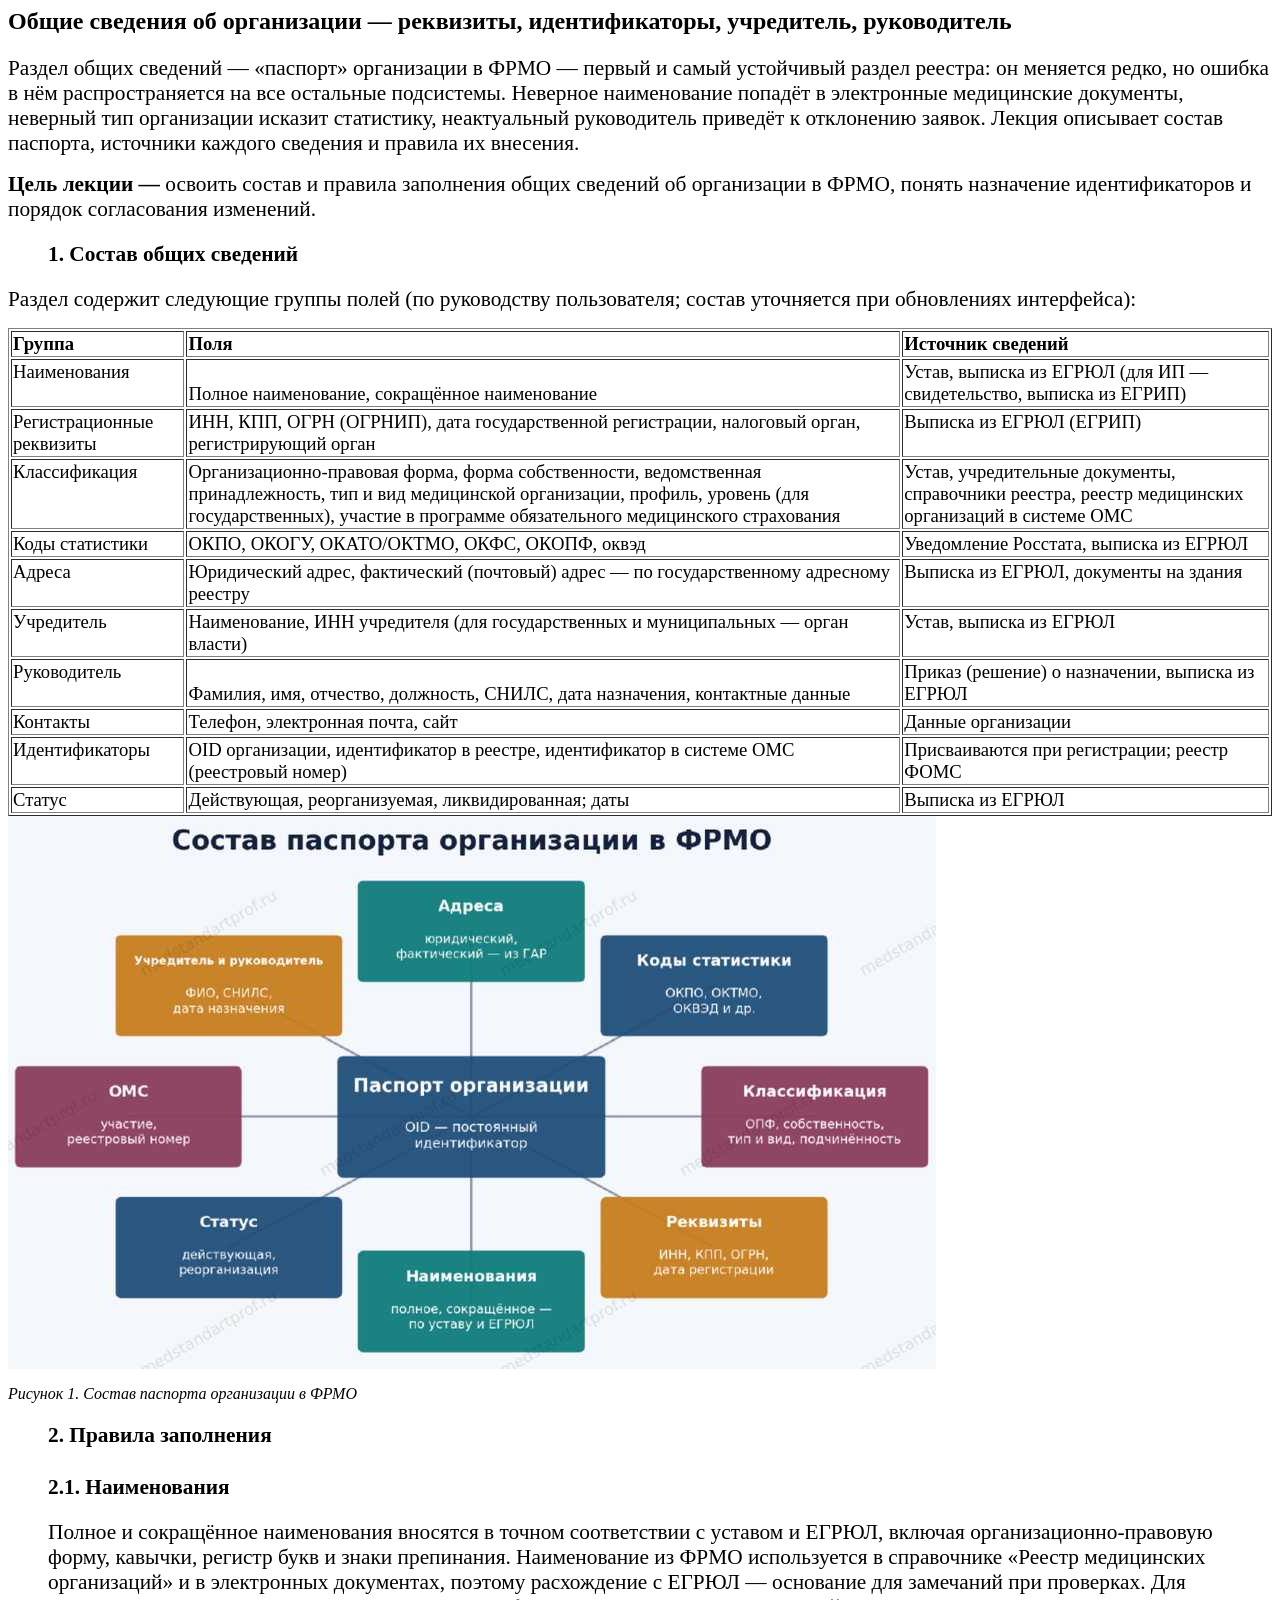
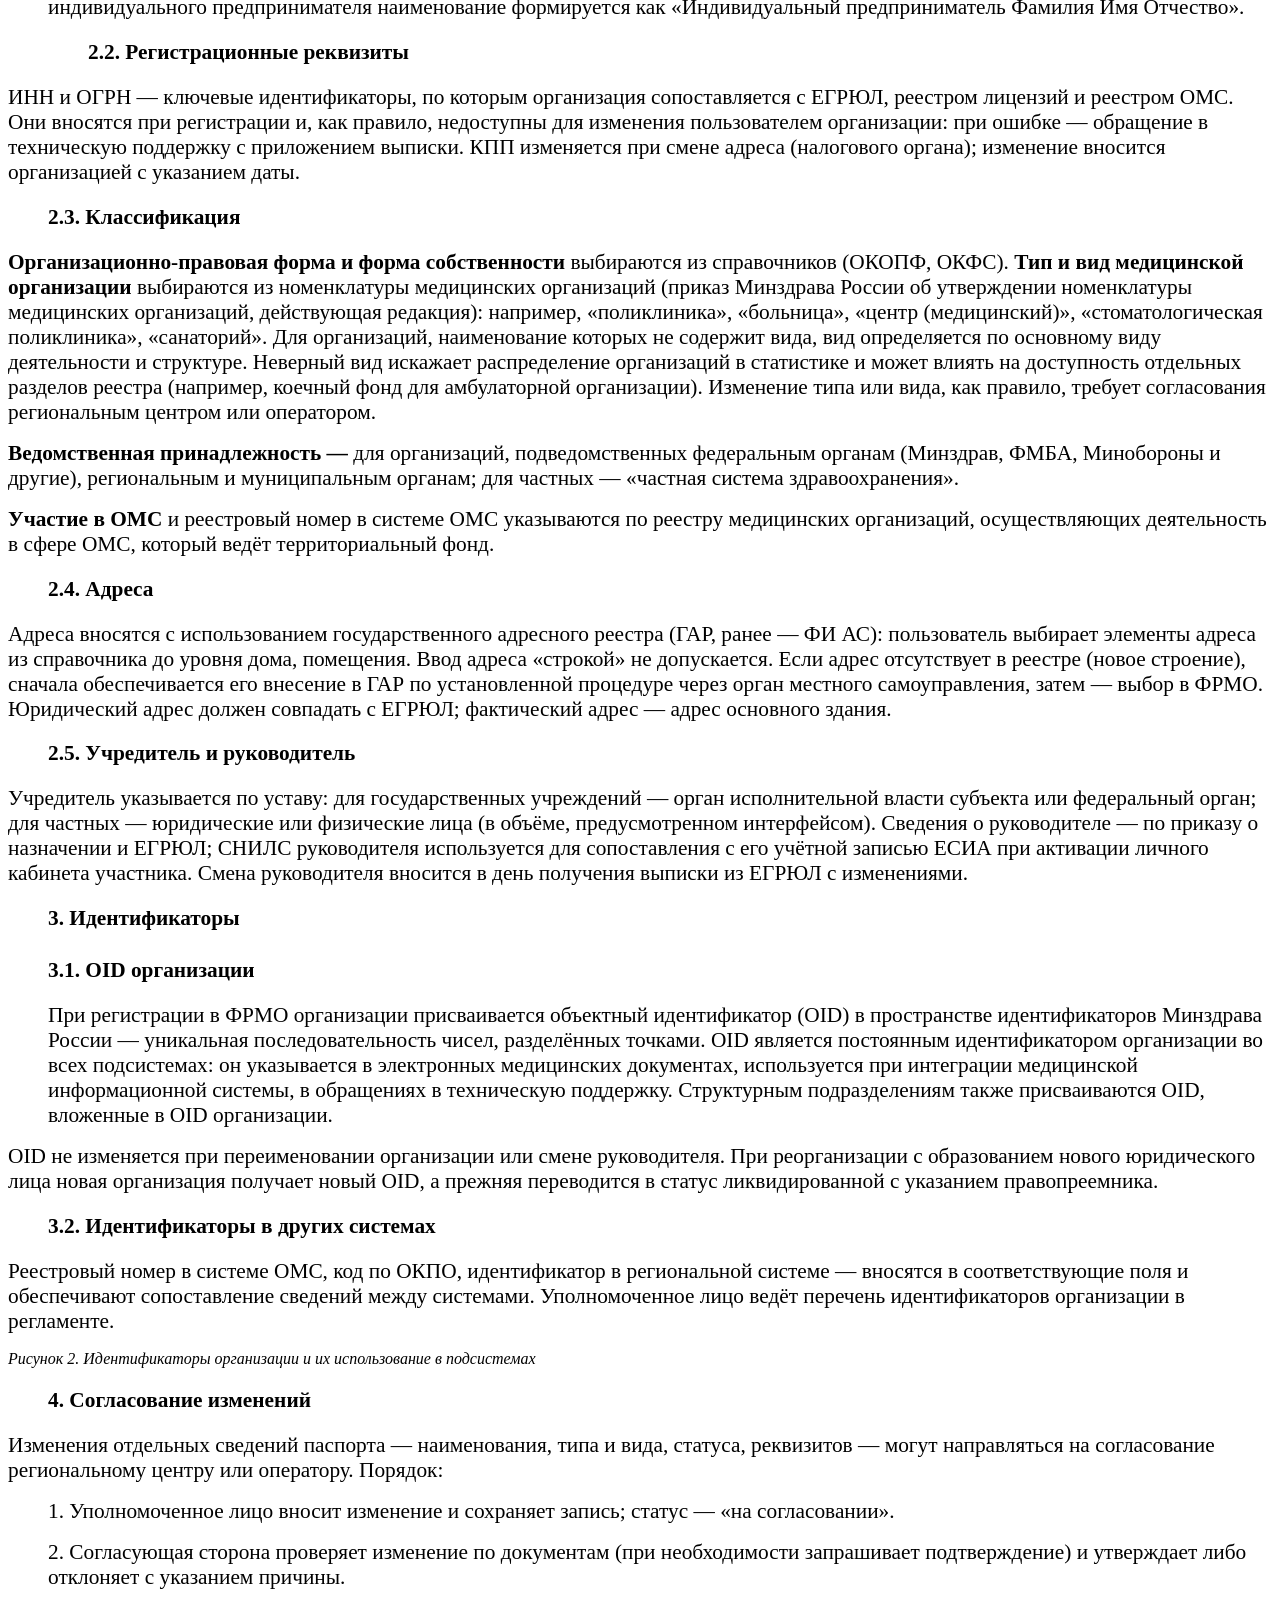
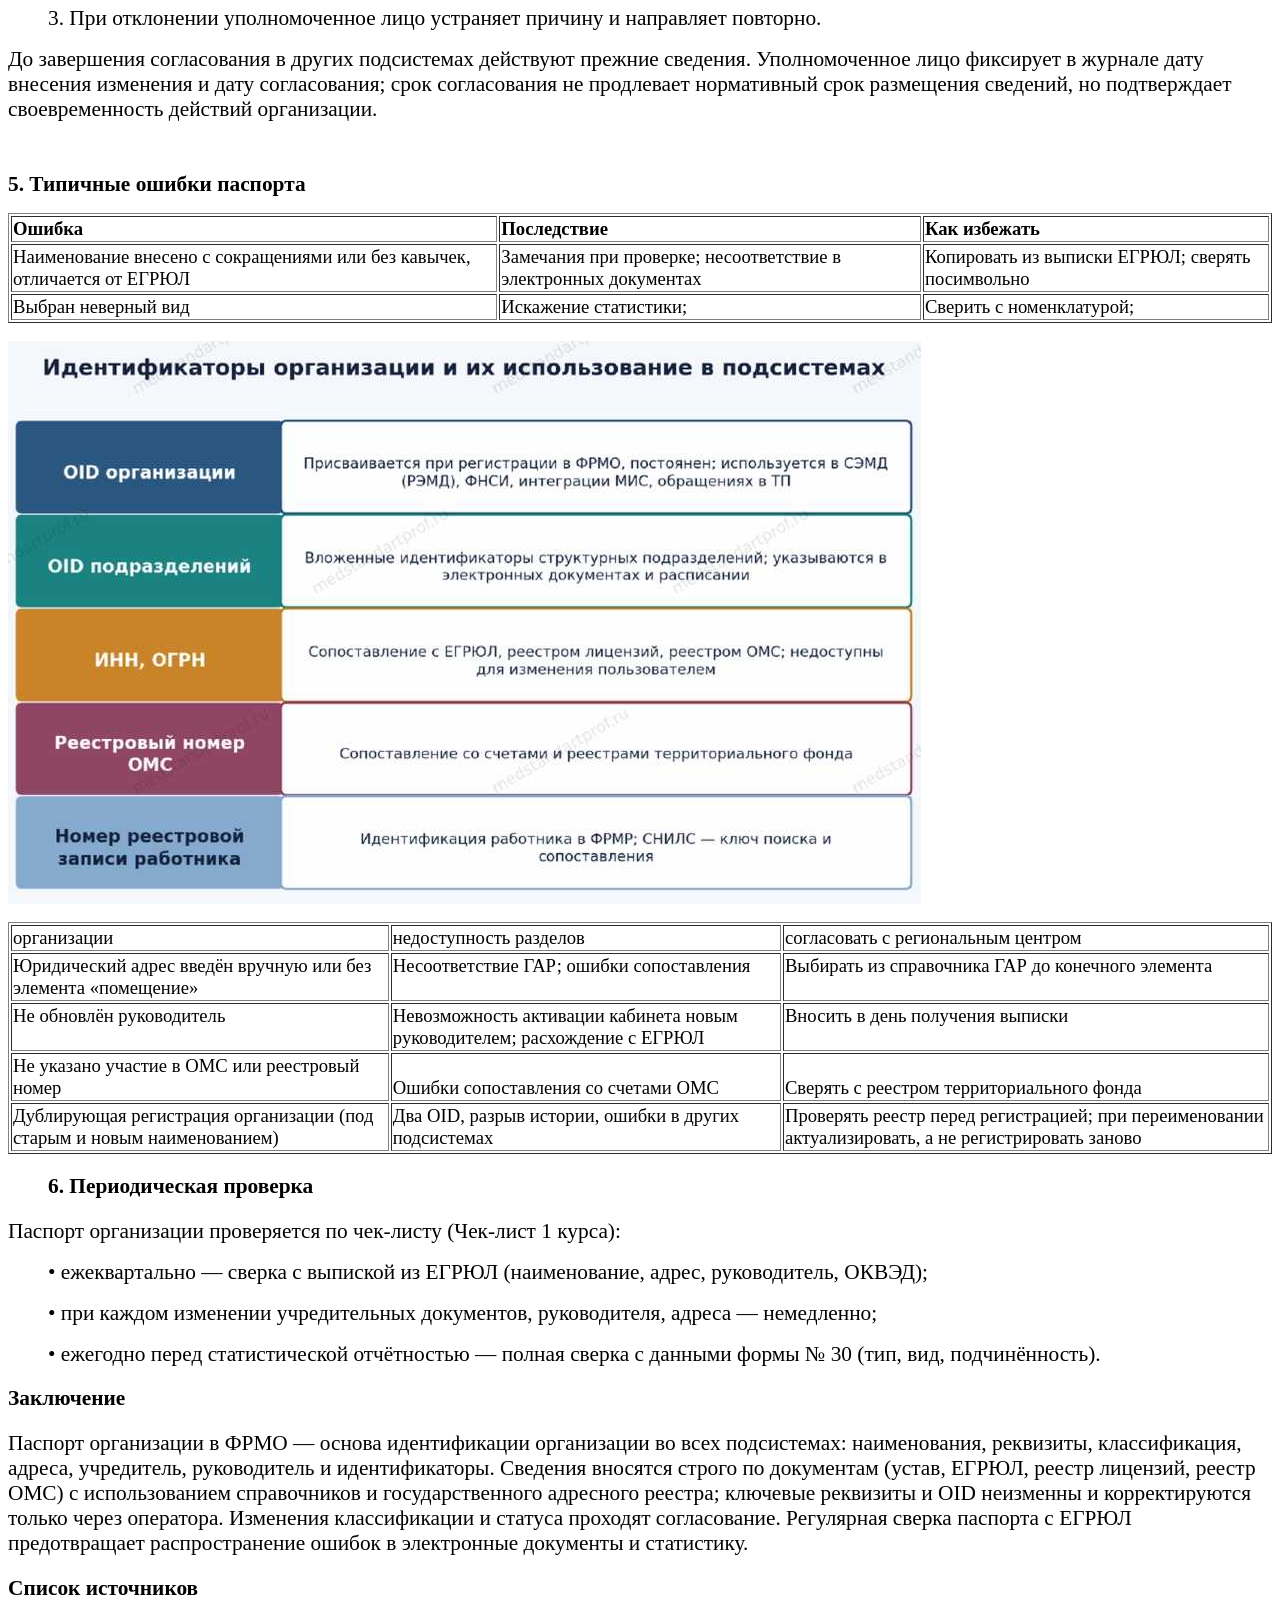
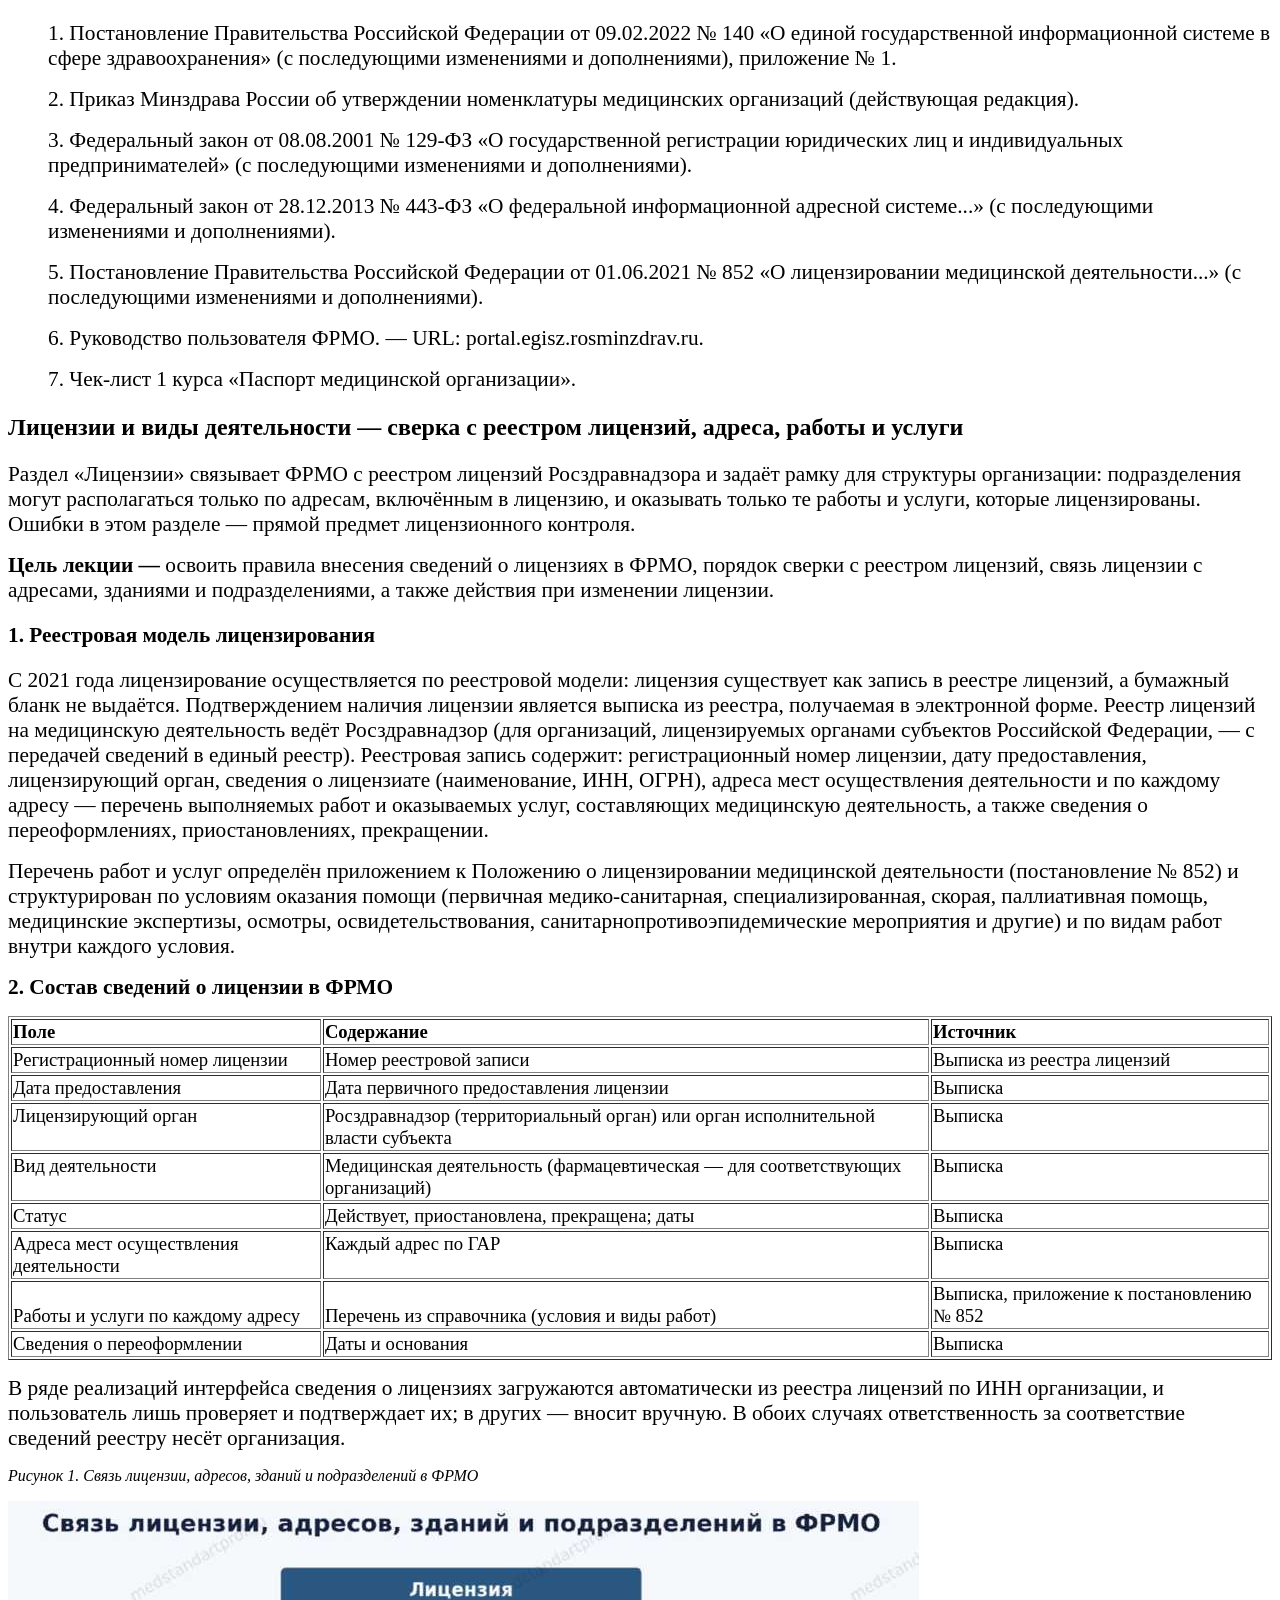
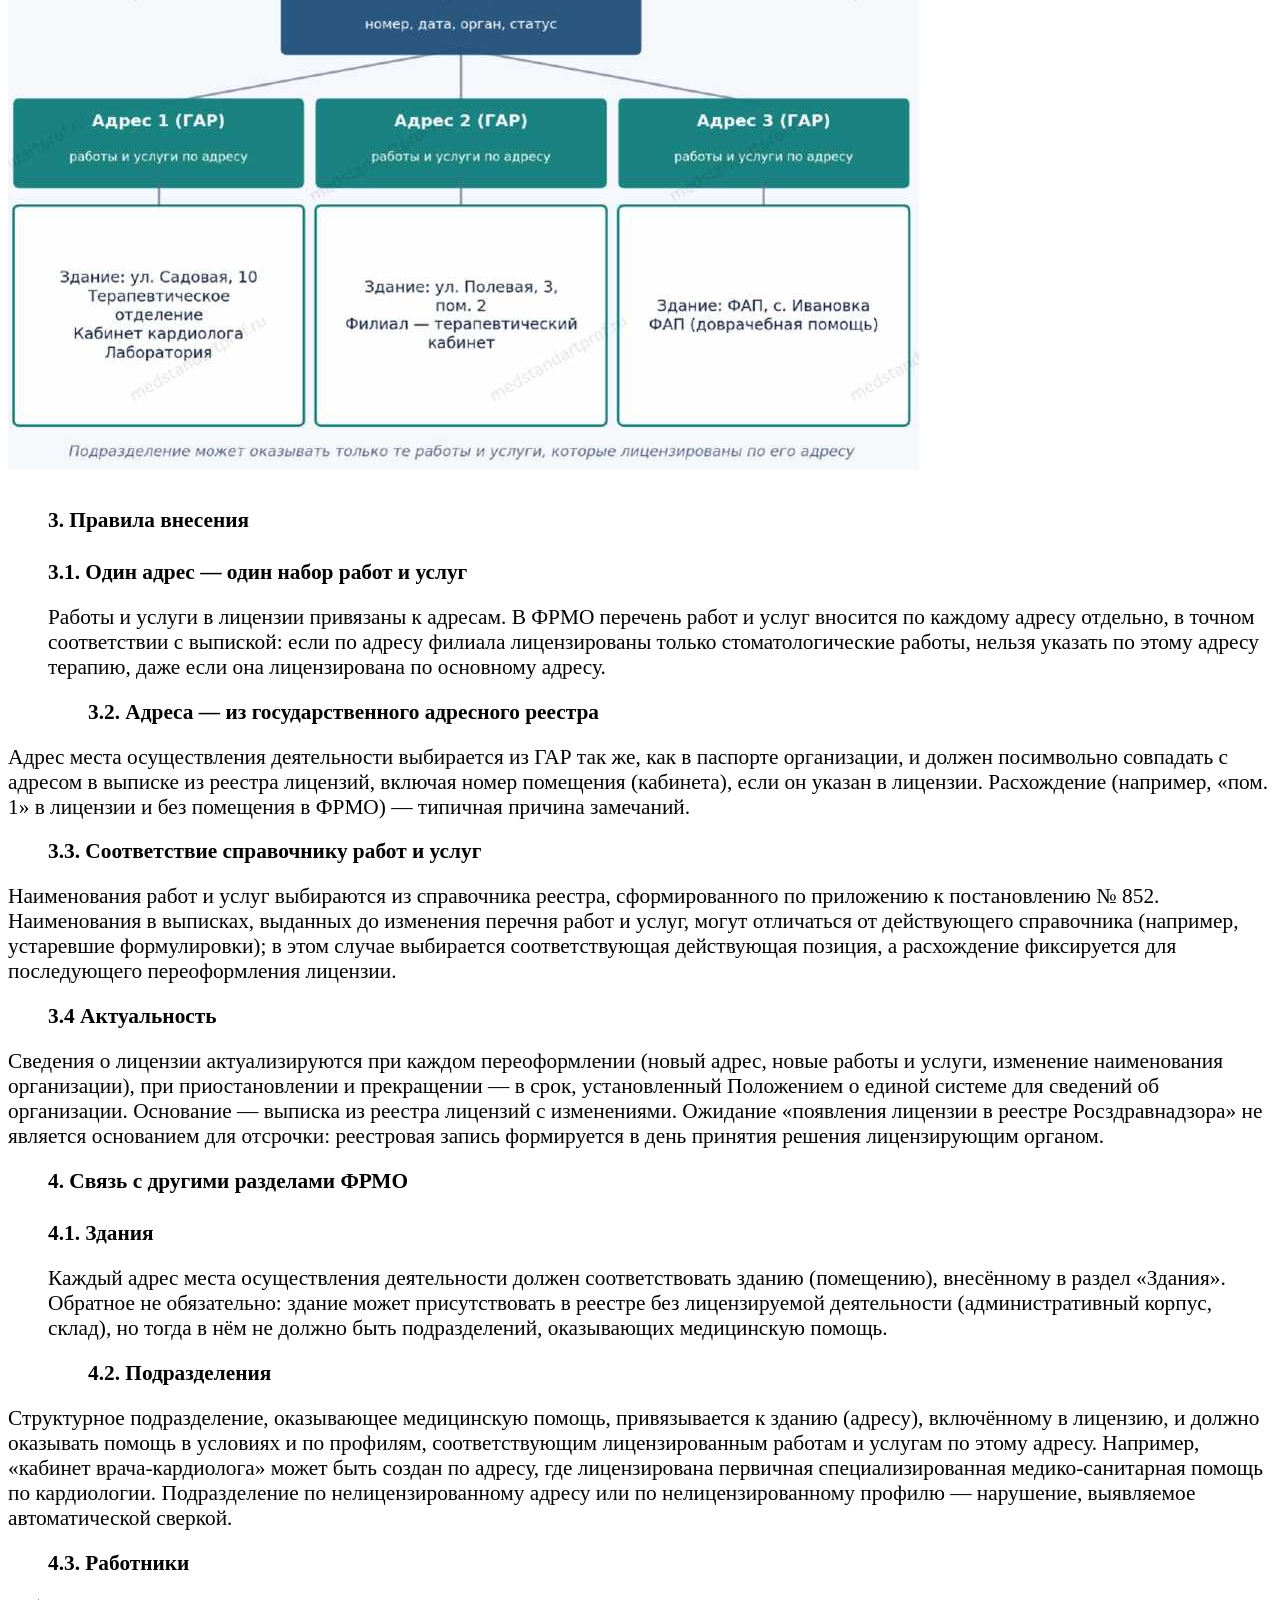
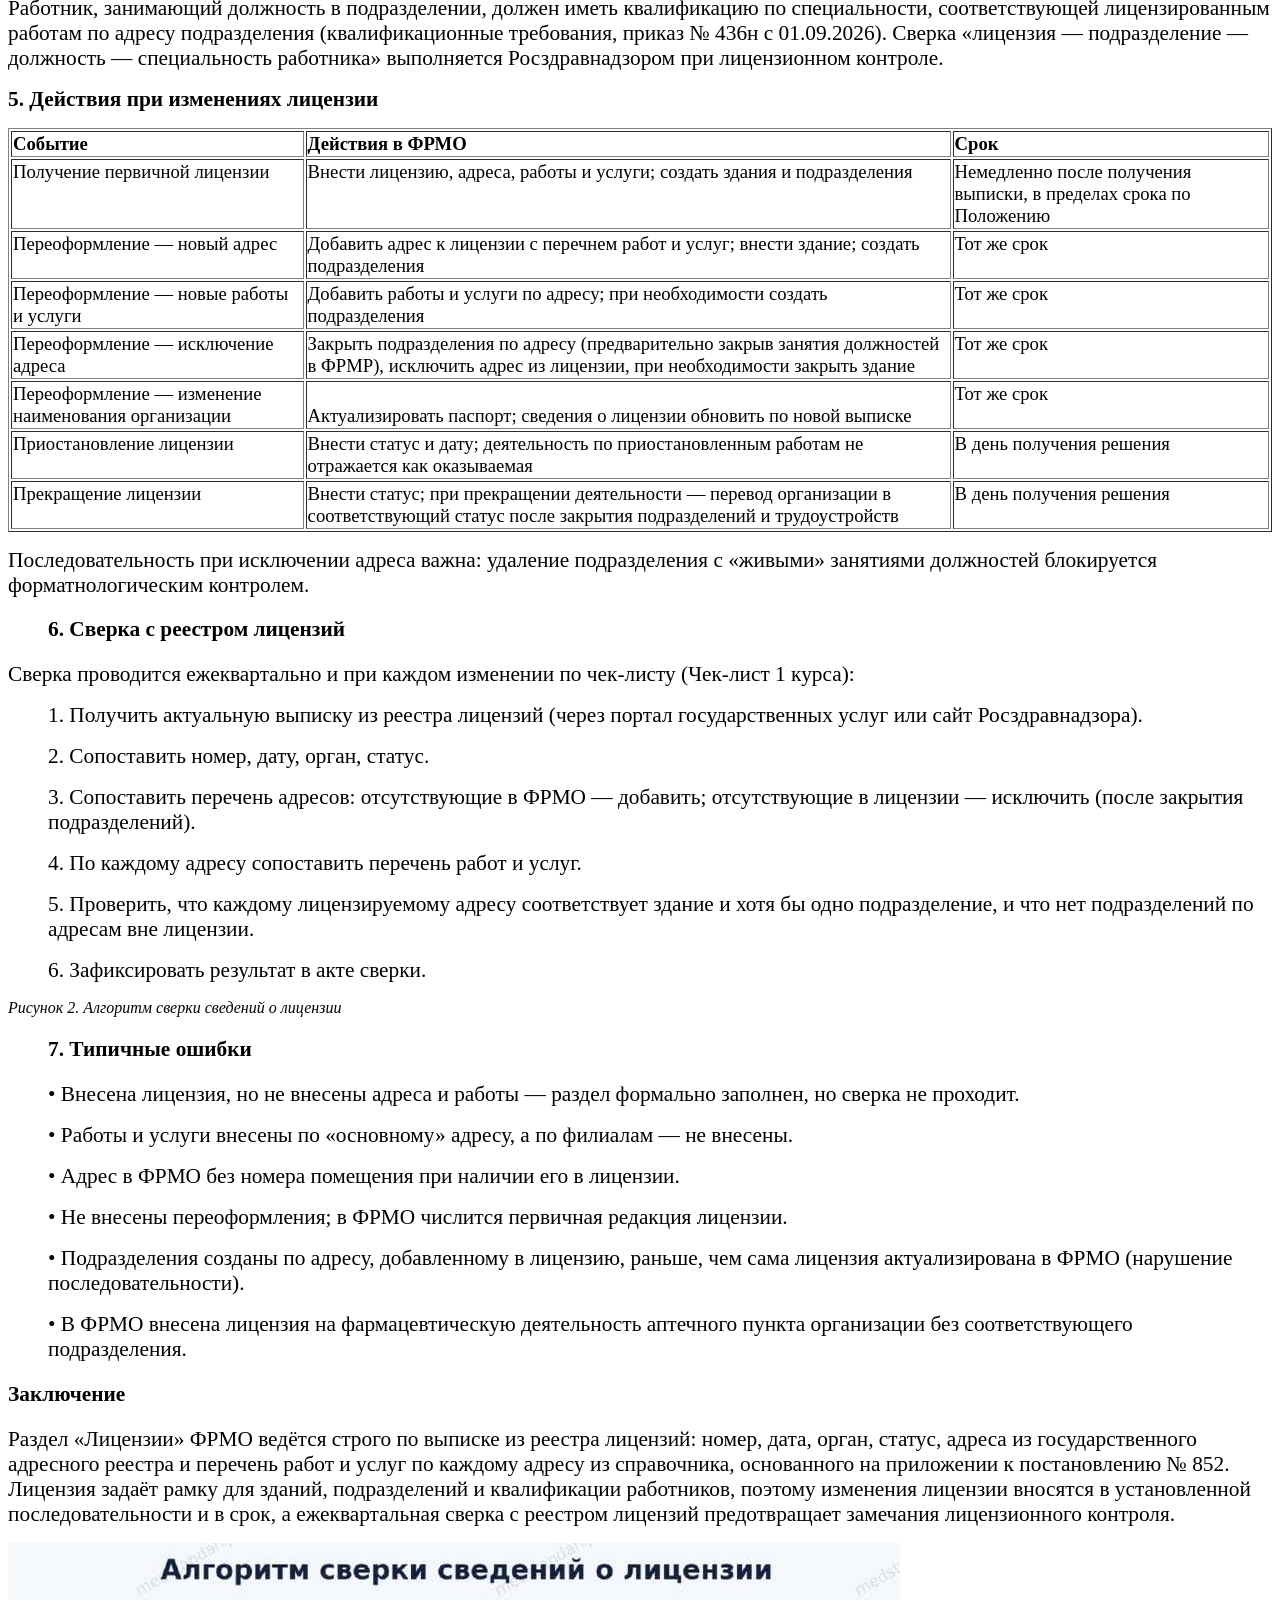
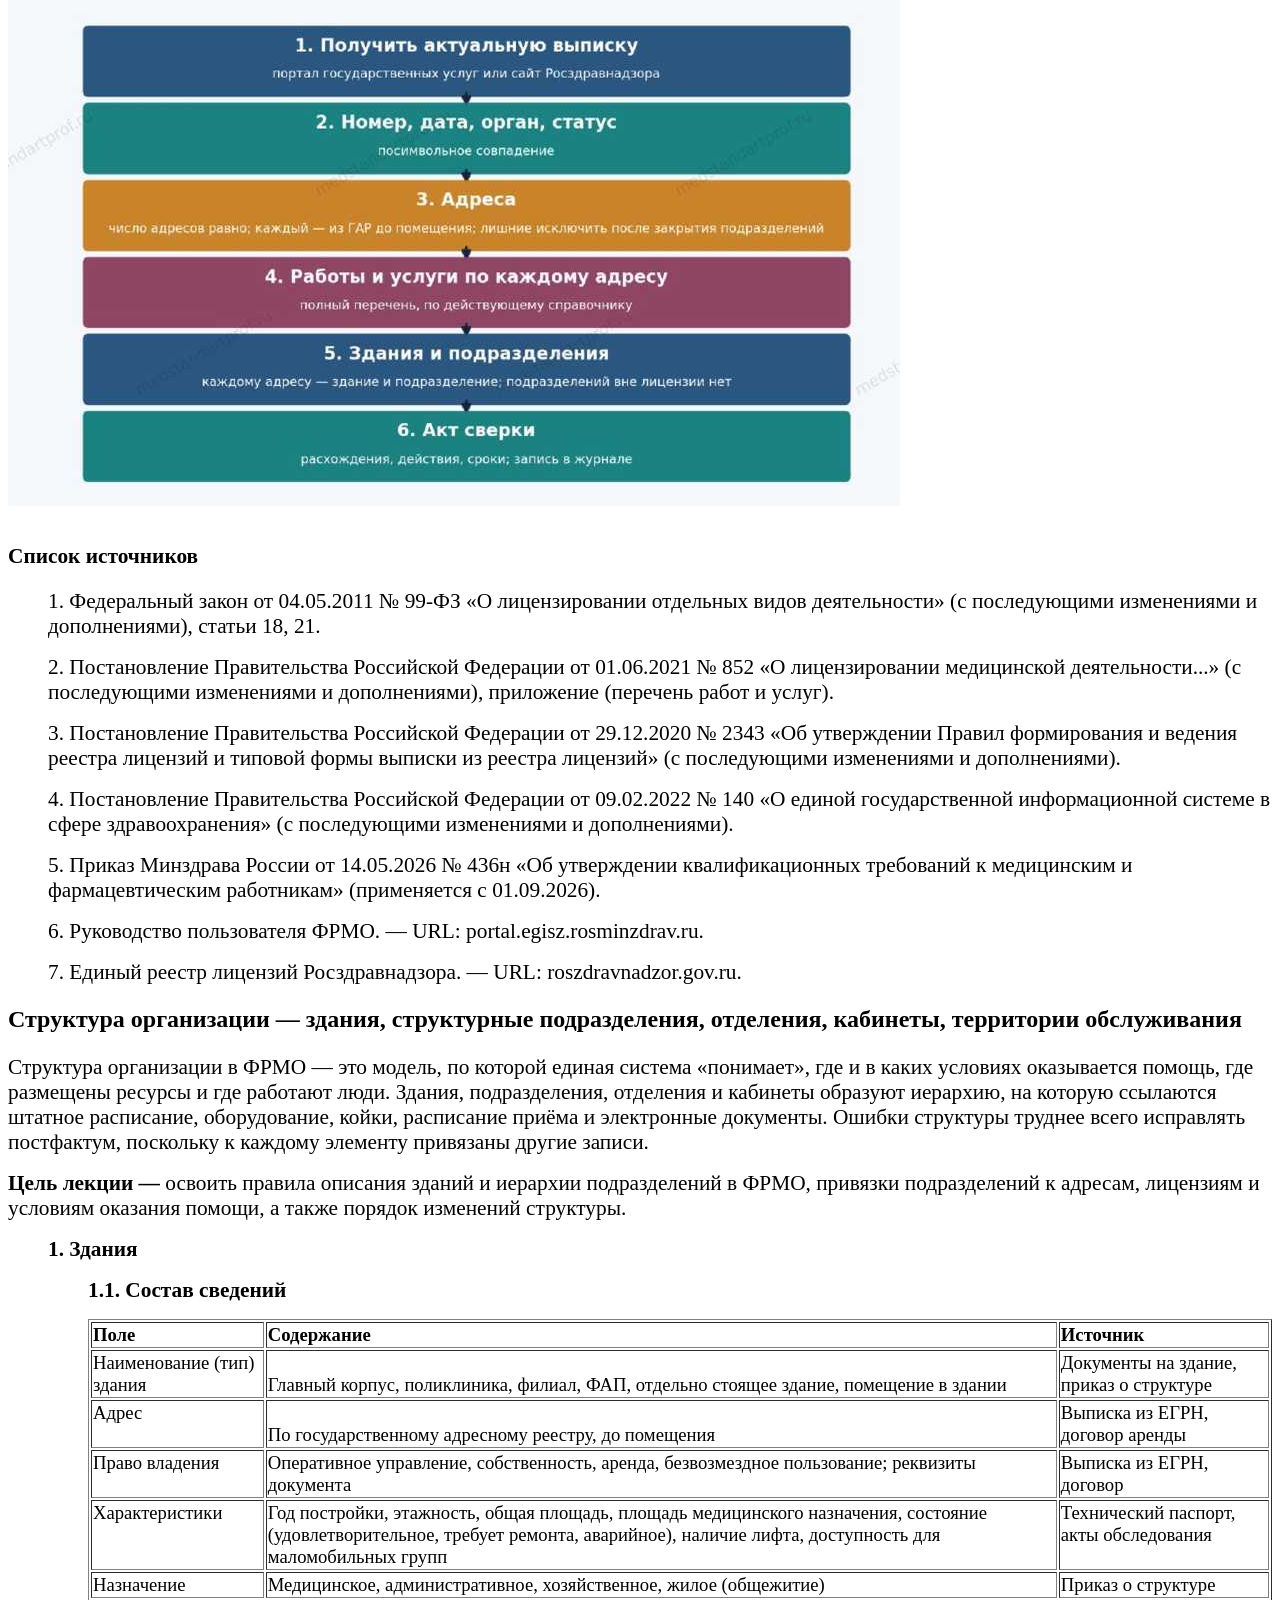
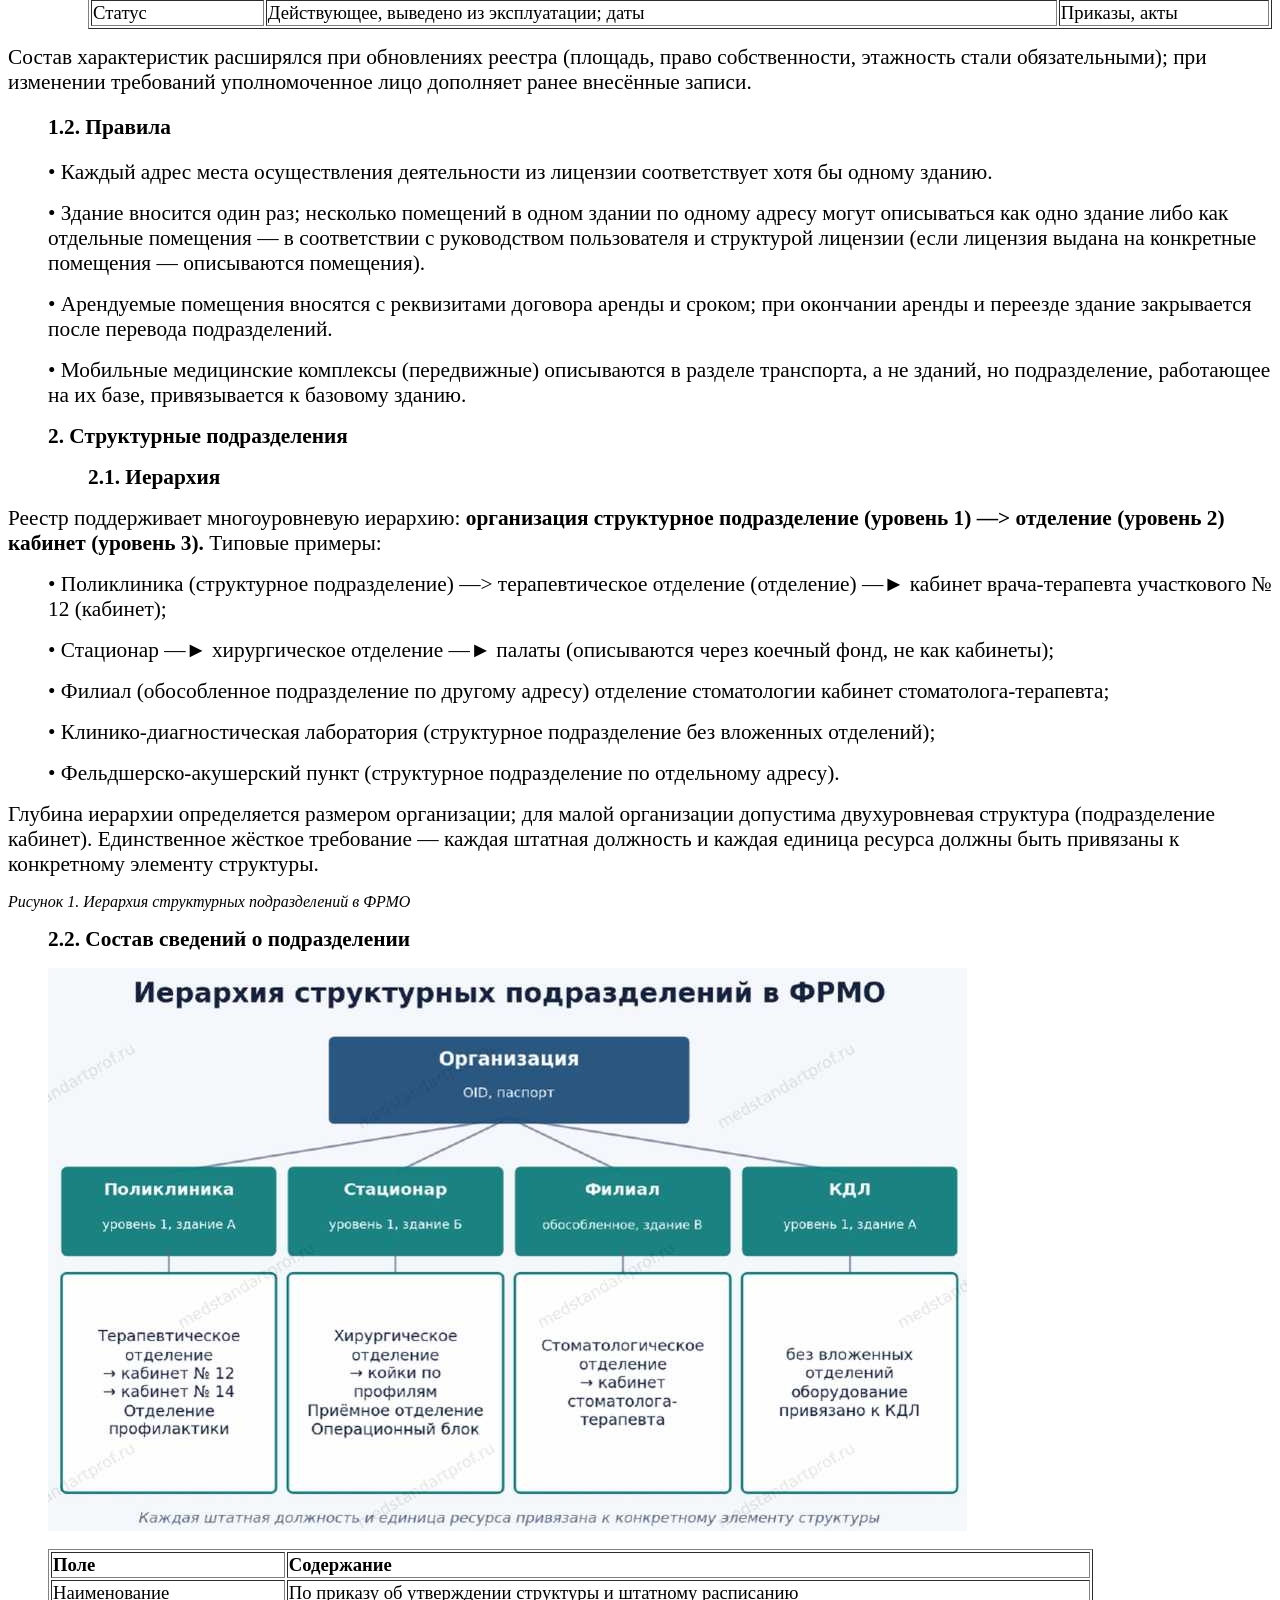
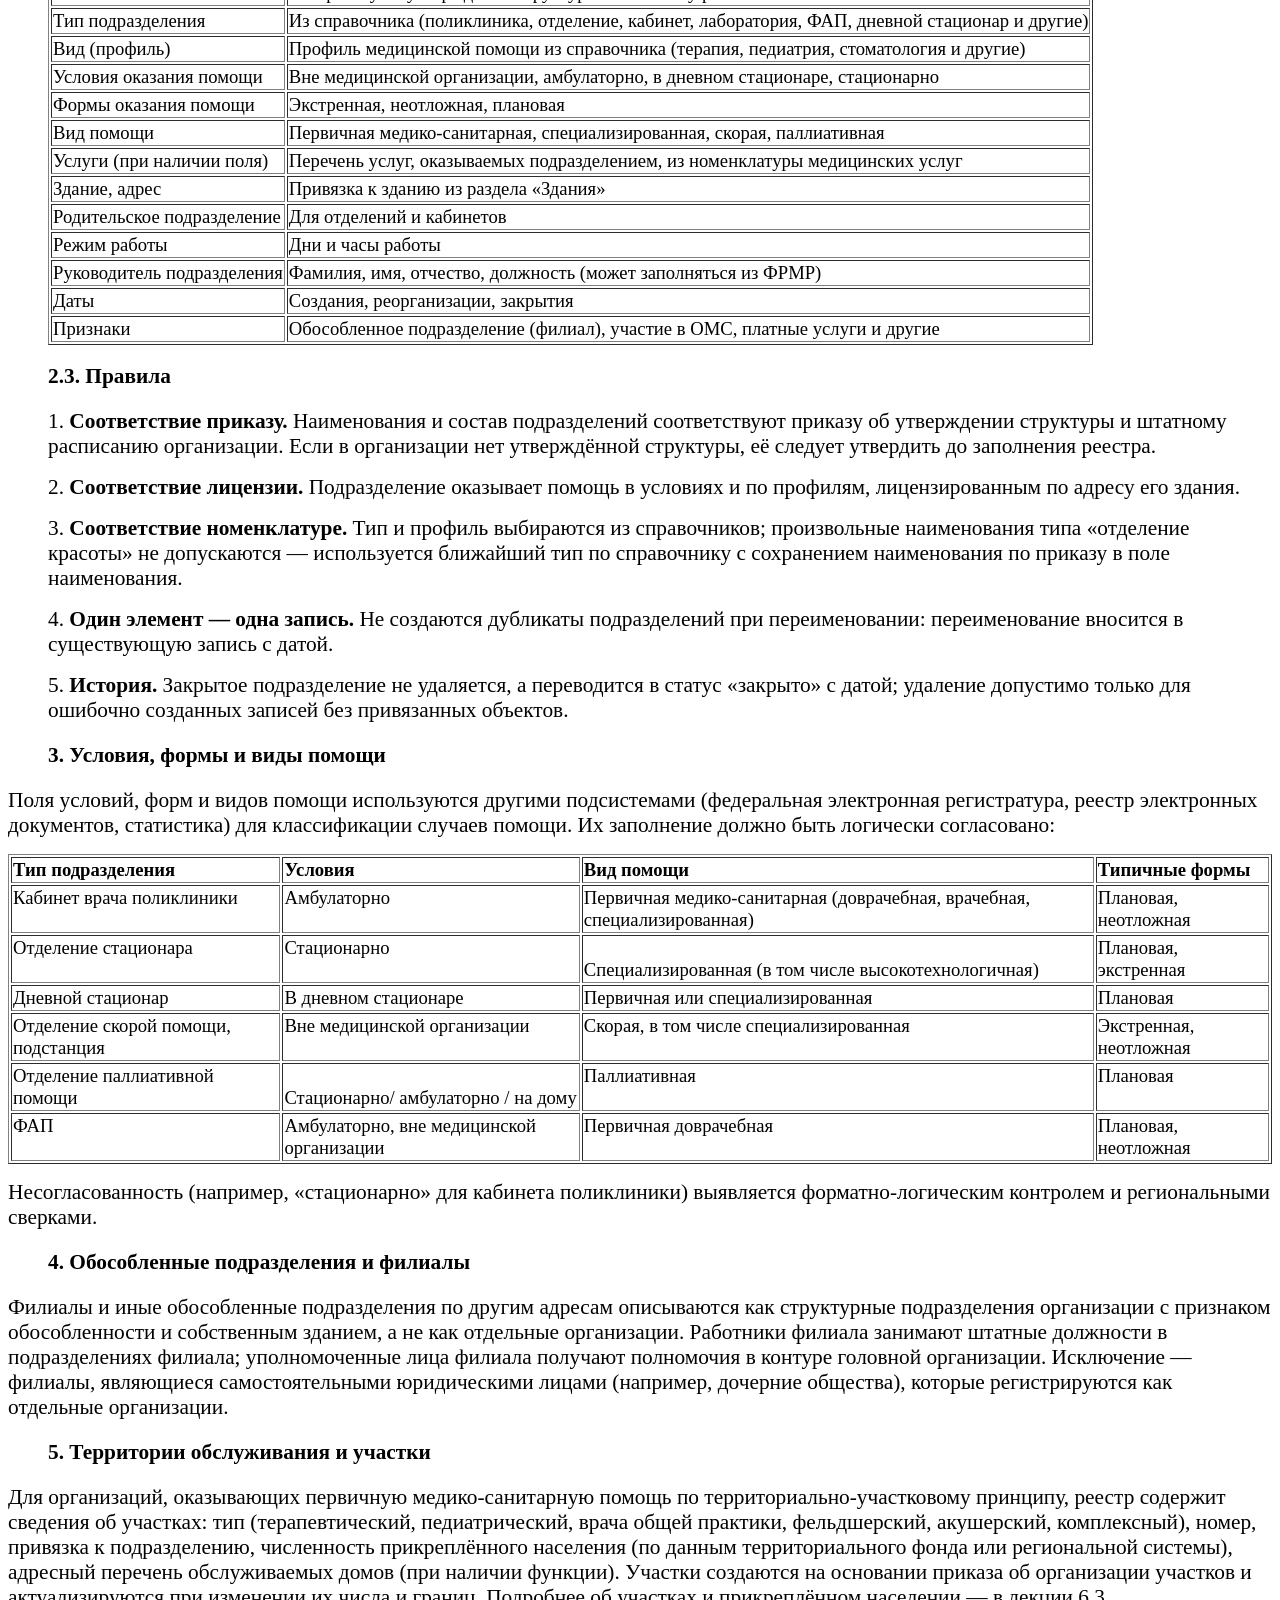
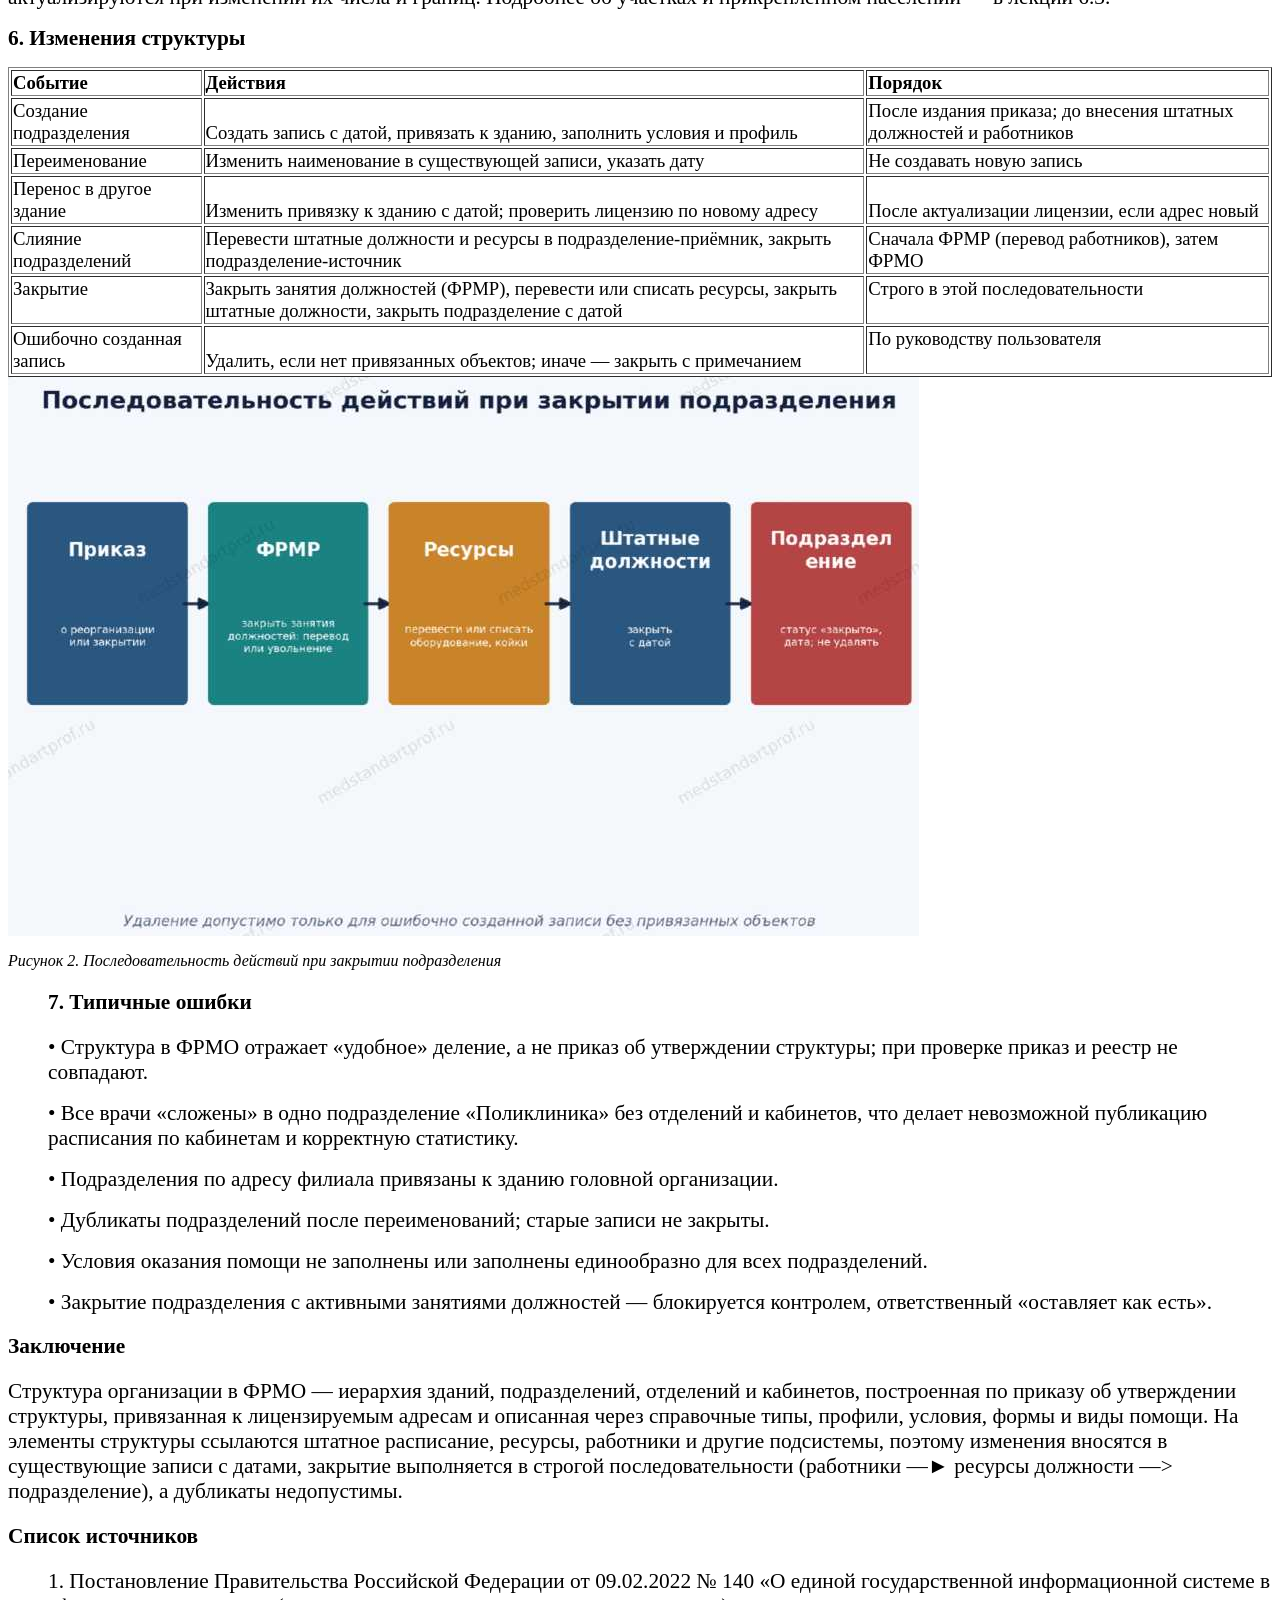
<file: лекции/лекция-5.htm>
﻿<!DOCTYPE HTML PUBLIC "-//W3C//DTD HTML 4.0 Transitional//EN"
        "http://www.w3.org/TR/1998/REC-html40-19980424/loose.dtd">
<html>
<head>
    <meta http-equiv="content-type" content="text/html; charset=UTF-8">
    <meta name="generator" content="ABBYY FineReader PDF 15">
    <meta name="author" content="PDF2Go">
    <meta name="description" content="Отсканированное изображение">
    <title>Отсканированное изображение</title>
    <style type="text/css">
        table.main {
        }

        tr.row {
        }

        td.cell {
        }

        div.block {
        }

        div.paragraph {
        }

        .font0 {
            font: 12pt Times New Roman, serif;
        }

        .font1 {
            font: 14pt Times New Roman, serif;
        }

        .font2 {
            font: 16pt Times New Roman, serif;
        }

        .font3 {
            font: 18pt Times New Roman, serif;
        }

    </style>
</head>
<body><a name="caption1"></a>
<h1><a name="bookmark0"></a><span class="font3" style="font-weight:bold;"><a name="bookmark1"></a>Общие сведения об организации — реквизиты, идентификаторы, учредитель, руководитель</span>
</h1>
<p><span class="font2">Раздел общих сведений — «паспорт» организации в ФРМО — первый и самый устойчивый раздел реестра: он меняется редко, но ошибка в нём распространяется на все остальные подсистемы. Неверное наименование попадёт в электронные медицинские документы, неверный тип организации исказит статистику, неактуальный руководитель приведёт к отклонению заявок. Лекция описывает состав паспорта, источники каждого сведения и правила их внесения.</span>
</p>
<p><span class="font2" style="font-weight:bold;">Цель лекции — </span><span class="font2">освоить состав и правила заполнения общих сведений об организации в ФРМО, понять назначение идентификаторов и порядок согласования изменений.</span>
</p>
<ul style="list-style:none;">
    <li>
        <h2><a name="bookmark2"></a><span class="font2" style="font-weight:bold;"><a name="bookmark3"></a>1. Состав общих сведений</span>
        </h2></li>
</ul>
<p><span class="font2">Раздел содержит следующие группы полей (по руководству пользователя; состав уточняется при обновлениях интерфейса):</span>
</p>
<table border="1">
    <tr>
        <td style="vertical-align:bottom;">
            <p><span class="font1" style="font-weight:bold;">Группа</span></p></td>
        <td style="vertical-align:bottom;">
            <p><span class="font1" style="font-weight:bold;">Поля</span></p></td>
        <td style="vertical-align:bottom;">
            <p><span class="font1" style="font-weight:bold;">Источник сведений</span></p></td>
    </tr>
    <tr>
        <td style="vertical-align:top;">
            <p><span class="font1">Наименования</span></p></td>
        <td style="vertical-align:bottom;">
            <p><span class="font1">Полное наименование, сокращённое наименование</span></p></td>
        <td style="vertical-align:bottom;">
            <p><span class="font1">Устав, выписка из ЕГРЮЛ (для ИП — свидетельство, выписка из ЕГРИП)</span></p></td>
    </tr>
    <tr>
        <td style="vertical-align:top;">
            <p><span class="font1">Регистрационные реквизиты</span></p></td>
        <td style="vertical-align:bottom;">
            <p><span class="font1">ИНН, КПП, ОГРН (ОГРНИП), дата государственной регистрации, налоговый орган, регистрирующий орган</span>
            </p></td>
        <td style="vertical-align:top;">
            <p><span class="font1">Выписка из ЕГРЮЛ (ЕГРИП)</span></p></td>
    </tr>
    <tr>
        <td style="vertical-align:top;">
            <p><span class="font1">Классификация</span></p></td>
        <td style="vertical-align:bottom;">
            <p><span class="font1">Организационно-правовая форма, форма собственности, ведомственная принадлежность, тип и вид медицинской организации, профиль, уровень (для государственных), участие в программе обязательного медицинского страхования</span>
            </p></td>
        <td style="vertical-align:top;">
            <p><span class="font1">Устав, учредительные документы, справочники реестра, реестр медицинских организаций в системе ОМС</span>
            </p></td>
    </tr>
    <tr>
        <td style="vertical-align:top;">
            <p><span class="font1">Коды статистики</span></p></td>
        <td style="vertical-align:bottom;">
            <p><span class="font1">ОКПО, ОКОГУ, ОКАТО/ОКТМО, ОКФС, ОКОПФ, оквэд</span></p></td>
        <td style="vertical-align:top;">
            <p><span class="font1">Уведомление Росстата, выписка из ЕГРЮЛ</span></p></td>
    </tr>
    <tr>
        <td style="vertical-align:top;">
            <p><span class="font1">Адреса</span></p></td>
        <td style="vertical-align:bottom;">
            <p><span class="font1">Юридический адрес, фактический (почтовый) адрес — по государственному адресному реестру</span></p></td>
        <td style="vertical-align:top;">
            <p><span class="font1">Выписка из ЕГРЮЛ, документы на здания</span></p></td>
    </tr>
    <tr>
        <td style="vertical-align:top;">
            <p><span class="font1">Учредитель</span></p></td>
        <td style="vertical-align:bottom;">
            <p><span
                    class="font1">Наименование, ИНН учредителя (для государственных и муниципальных — орган власти)</span>
            </p></td>
        <td style="vertical-align:top;">
            <p><span class="font1">Устав, выписка из ЕГРЮЛ</span></p></td>
    </tr>
    <tr>
        <td style="vertical-align:top;">
            <p><span class="font1">Руководитель</span></p></td>
        <td style="vertical-align:bottom;">
            <p><span class="font1">Фамилия, имя, отчество, должность, СНИЛС, дата назначения, контактные данные</span>
            </p></td>
        <td style="vertical-align:top;">
            <p><span class="font1">Приказ (решение) о назначении, выписка из ЕГРЮЛ</span></p></td>
    </tr>
    <tr>
        <td style="vertical-align:top;">
            <p><span class="font1">Контакты</span></p></td>
        <td style="vertical-align:bottom;">
            <p><span class="font1">Телефон, электронная почта, сайт</span></p></td>
        <td style="vertical-align:top;">
            <p><span class="font1">Данные организации</span></p></td>
    </tr>
    <tr>
        <td style="vertical-align:top;">
            <p><span class="font1">Идентификаторы</span></p></td>
        <td style="vertical-align:bottom;">
            <p><span class="font1">OID организации, идентификатор в реестре, идентификатор в системе ОМС (реестровый номер)</span>
            </p></td>
        <td style="vertical-align:top;">
            <p><span class="font1">Присваиваются при регистрации; реестр ФОМС</span></p></td>
    </tr>
    <tr>
        <td style="vertical-align:top;">
            <p><span class="font1">Статус</span></p></td>
        <td style="vertical-align:bottom;">
            <p><span class="font1">Действующая, реорганизуемая, ликвидированная; даты</span></p></td>
        <td style="vertical-align:top;">
            <p><span class="font1">Выписка из ЕГРЮЛ</span></p></td>
    </tr>
</table>
<img src="лекция-5_files/3b353a46384f-5-1.jpg" alt="" >
<p><span class="font0" style="font-style:italic;">Рисунок 1. Состав паспорта организации в ФРМО</span></p>
<ul style="list-style:none;">
    <li>
        <h2><a name="bookmark4"></a><span class="font2" style="font-weight:bold;"><a name="bookmark5"></a>2. Правила заполнения</span><br><br><span
                class="font2" style="font-weight:bold;"><a name="bookmark6"></a>2.1. Наименования</span></h2>
        <p><span class="font2">Полное и сокращённое наименования вносятся в точном соответствии с уставом и ЕГРЮЛ, включая организационно-правовую форму, кавычки, регистр букв и знаки препинания. Наименование из ФРМО используется в справочнике «Реестр медицинских организаций» и в электронных документах, поэтому расхождение с ЕГРЮЛ — основание для замечаний при проверках. Для индивидуального предпринимателя наименование формируется как «Индивидуальный предприниматель Фамилия Имя Отчество».</span>
        </p>
        <ul style="list-style:none;">
            <li>
                <h2><a name="bookmark7"></a><span class="font2" style="font-weight:bold;"><a name="bookmark8"></a>2.2. Регистрационные реквизиты</span>
                </h2></li>
        </ul>
    </li>
</ul>
<p><span class="font2">ИНН и ОГРН — ключевые идентификаторы, по которым организация сопоставляется с ЕГРЮЛ, реестром лицензий и реестром ОМС. Они вносятся при регистрации и, как правило, недоступны для изменения пользователем организации: при ошибке — обращение в техническую поддержку с приложением выписки. КПП изменяется при смене адреса (налогового органа); изменение вносится организацией с указанием даты.</span>
</p>
<ul style="list-style:none;">
    <li>
        <h2><a name="bookmark9"></a><span class="font2" style="font-weight:bold;"><a name="bookmark10"></a>2.3. Классификация</span>
        </h2></li>
</ul>
<p><span class="font2" style="font-weight:bold;">Организационно-правовая форма и форма собственности </span><span
        class="font2">выбираются из справочников (ОКОПФ, ОКФС). </span><span class="font2" style="font-weight:bold;">Тип и вид медицинской организации </span><span
        class="font2">выбираются из номенклатуры медицинских организаций (приказ Минздрава России об утверждении номенклатуры медицинских организаций, действующая редакция): например, «поликлиника», «больница», «центр (медицинский)», «стоматологическая поликлиника», «санаторий». Для организаций, наименование которых не содержит вида, вид определяется по основному виду деятельности и структуре. Неверный вид искажает распределение организаций в статистике и может влиять на доступность отдельных разделов реестра (например, коечный фонд для амбулаторной организации). Изменение типа или вида, как правило, требует согласования региональным центром или оператором.</span>
</p>
<p><span class="font2" style="font-weight:bold;">Ведомственная принадлежность — </span><span class="font2">для организаций, подведомственных федеральным органам (Минздрав, ФМБА, Минобороны и другие), региональным и муниципальным органам; для частных — «частная система здравоохранения».</span>
</p>
<p><span class="font2" style="font-weight:bold;">Участие в ОМС </span><span class="font2">и реестровый номер в системе ОМС указываются по реестру медицинских организаций, осуществляющих деятельность в сфере ОМС, который ведёт территориальный фонд.</span>
</p>
<ul style="list-style:none;">
    <li>
        <h2><a name="bookmark11"></a><span class="font2" style="font-weight:bold;"><a name="bookmark12"></a>2.4. Адреса</span>
        </h2></li>
</ul>
<p><span class="font2">Адреса вносятся с использованием государственного адресного реестра (ГАР, ранее — ФИ АС): пользователь выбирает элементы адреса из справочника до уровня дома, помещения. Ввод адреса «строкой» не допускается. Если адрес отсутствует в реестре (новое строение), сначала обеспечивается его внесение в ГАР по установленной процедуре через орган местного самоуправления, затем — выбор в ФРМО. Юридический адрес должен совпадать с ЕГРЮЛ; фактический адрес — адрес основного здания.</span>
</p>
<ul style="list-style:none;">
    <li>
        <h2><a name="bookmark13"></a><span class="font2" style="font-weight:bold;"><a name="bookmark14"></a>2.5. Учредитель и руководитель</span>
        </h2></li>
</ul>
<p><span class="font2">Учредитель указывается по уставу: для государственных учреждений — орган исполнительной власти субъекта или федеральный орган; для частных — юридические или физические лица (в объёме, предусмотренном интерфейсом). Сведения о руководителе — по приказу о назначении и ЕГРЮЛ; СНИЛС руководителя используется для сопоставления с его учётной записью ЕСИА при активации личного кабинета участника. Смена руководителя вносится в день получения выписки из ЕГРЮЛ с изменениями.</span>
</p>
<ul style="list-style:none;">
    <li>
        <h2><a name="bookmark15"></a><span class="font2" style="font-weight:bold;"><a name="bookmark16"></a>3. Идентификаторы</span><br><br><span
                class="font2" style="font-weight:bold;"><a name="bookmark17"></a>3.1. OID организации</span></h2>
        <p><span class="font2">При регистрации в ФРМО организации присваивается объектный идентификатор (OID) в пространстве идентификаторов Минздрава России — уникальная последовательность чисел, разделённых точками. OID является постоянным идентификатором организации во всех подсистемах: он указывается в электронных медицинских документах, используется при интеграции медицинской информационной системы, в обращениях в техническую поддержку. Структурным подразделениям также присваиваются OID, вложенные в OID организации.</span>
        </p></li>
</ul>
<p><span class="font2">OID не изменяется при переименовании организации или смене руководителя. При реорганизации с образованием нового юридического лица новая организация получает новый OID, а прежняя переводится в статус ликвидированной с указанием правопреемника.</span>
</p>
<ul style="list-style:none;">
    <li>
        <h2><a name="bookmark18"></a><span class="font2" style="font-weight:bold;"><a name="bookmark19"></a>3.2. Идентификаторы в других системах</span>
        </h2></li>
</ul>
<p><span class="font2">Реестровый номер в системе ОМС, код по ОКПО, идентификатор в региональной системе — вносятся в соответствующие поля и обеспечивают сопоставление сведений между системами. Уполномоченное лицо ведёт перечень идентификаторов организации в регламенте.</span>
</p>
<div>
    <p><span class="font0" style="font-style:italic;">Рисунок 2. Идентификаторы организации и их использование в подсистемах</span>
    </p>
    <ul style="list-style:none;">
        <li>
            <h2><a name="bookmark20"></a><span class="font2" style="font-weight:bold;"><a name="bookmark21"></a>4. Согласование изменений</span>
            </h2></li>
    </ul>
    <p><span class="font2">Изменения отдельных сведений паспорта — наименования, типа и вида, статуса, реквизитов — могут направляться на согласование региональному центру или оператору. Порядок:</span>
    </p>
    <ul style="list-style:none;">
        <li>
            <p><span class="font2">1. Уполномоченное лицо вносит изменение и сохраняет запись; статус — «на согласовании».</span>
            </p></li>
        <li>
            <p><span class="font2">2. Согласующая сторона проверяет изменение по документам (при необходимости запрашивает подтверждение) и утверждает либо отклоняет с указанием причины.</span>
            </p></li>
        <li>
            <p><span class="font2">3. При отклонении уполномоченное лицо устраняет причину и направляет повторно.</span>
            </p></li>
    </ul>
    <p><span class="font2">До завершения согласования в других подсистемах действуют прежние сведения. Уполномоченное лицо фиксирует в журнале дату внесения изменения и дату согласования; срок согласования не продлевает нормативный срок размещения сведений, но подтверждает своевременность действий организации.</span>
    </p>
</div>
<br clear="all">
<div>
    <p><span class="font2" style="font-weight:bold;">5. Типичные ошибки паспорта</span></p>
    <table border="1">
        <tr>
            <td style="vertical-align:bottom;">
                <p><span class="font1" style="font-weight:bold;">Ошибка</span></p></td>
            <td style="vertical-align:bottom;">
                <p><span class="font1" style="font-weight:bold;">Последствие</span></p></td>
            <td style="vertical-align:bottom;">
                <p><span class="font1" style="font-weight:bold;">Как избежать</span></p></td>
        </tr>
        <tr>
            <td style="vertical-align:top;">
                <p><span class="font1">Наименование внесено с сокращениями или без кавычек, отличается от ЕГРЮЛ</span>
                </p></td>
            <td style="vertical-align:top;">
                <p><span class="font1">Замечания при проверке; несоответствие в электронных документах</span></p></td>
            <td style="vertical-align:top;">
                <p><span class="font1">Копировать из выписки ЕГРЮЛ; сверять посимвольно</span></p></td>
        </tr>
        <tr>
            <td style="vertical-align:bottom;">
                <p><span class="font1">Выбран неверный вид</span></p></td>
            <td style="vertical-align:bottom;">
                <p><span class="font1">Искажение статистики;</span></p></td>
            <td style="vertical-align:bottom;">
                <p><span class="font1">Сверить с номенклатурой;</span></p></td>
        </tr>
    </table>
</div>
<br clear="all">
<div><img src="лекция-5_files/3b353a46384f-5-2.jpg" alt="" >
</div>
<br clear="all">
<table border="1">
    <tr>
        <td style="vertical-align:middle;">
            <p><span class="font1">организации</span></p></td>
        <td style="vertical-align:middle;">
            <p><span class="font1">недоступность разделов</span></p></td>
        <td style="vertical-align:bottom;">
            <p><span class="font1">согласовать с региональным центром</span></p></td>
    </tr>
    <tr>
        <td style="vertical-align:top;">
            <p><span class="font1">Юридический адрес введён вручную или без элемента «помещение»</span></p></td>
        <td style="vertical-align:top;">
            <p><span class="font1">Несоответствие ГАР; ошибки сопоставления</span></p></td>
        <td style="vertical-align:top;">
            <p><span class="font1">Выбирать из справочника ГАР до конечного элемента</span></p></td>
    </tr>
    <tr>
        <td style="vertical-align:top;">
            <p><span class="font1">Не обновлён руководитель</span></p></td>
        <td style="vertical-align:bottom;">
            <p><span class="font1">Невозможность активации кабинета новым руководителем; расхождение с ЕГРЮЛ</span></p>
        </td>
        <td style="vertical-align:top;">
            <p><span class="font1">Вносить в день получения выписки</span></p></td>
    </tr>
    <tr>
        <td style="vertical-align:bottom;">
            <p><span class="font1">Не указано участие в ОМС или реестровый номер</span></p></td>
        <td style="vertical-align:bottom;">
            <p><span class="font1">Ошибки сопоставления со счетами ОМС</span></p></td>
        <td style="vertical-align:bottom;">
            <p><span class="font1">Сверять с реестром территориального фонда</span></p></td>
    </tr>
    <tr>
        <td style="vertical-align:top;">
            <p><span class="font1">Дублирующая регистрация организации (под старым и новым наименованием)</span></p>
        </td>
        <td style="vertical-align:top;">
            <p><span class="font1">Два OID, разрыв истории, ошибки в других подсистемах</span></p></td>
        <td style="vertical-align:bottom;">
            <p><span class="font1">Проверять реестр перед регистрацией; при переименовании актуализировать, а не регистрировать заново</span>
            </p></td>
    </tr>
</table>
<ul style="list-style:none;">
    <li>
        <h2><a name="bookmark22"></a><span class="font2" style="font-weight:bold;"><a name="bookmark23"></a>6. Периодическая проверка</span>
        </h2></li>
</ul>
<p><span class="font2">Паспорт организации проверяется по чек-листу (Чек-лист 1 курса):</span></p>
<ul style="list-style:none;">
    <li>
        <p><span
                class="font2">• ежеквартально — сверка с выпиской из ЕГРЮЛ (наименование, адрес, руководитель, ОКВЭД);</span>
        </p></li>
    <li>
        <p><span
                class="font2">• при каждом изменении учредительных документов, руководителя, адреса — немедленно;</span>
        </p></li>
    <li>
        <p><span class="font2">• ежегодно перед статистической отчётностью — полная сверка с данными формы № 30 (тип, вид, подчинённость).</span>
        </p></li>
</ul>
<h2><a name="bookmark24"></a><span class="font2" style="font-weight:bold;"><a name="bookmark25"></a>Заключение</span>
</h2>
<p><span class="font2">Паспорт организации в ФРМО — основа идентификации организации во всех подсистемах: наименования, реквизиты, классификация, адреса, учредитель, руководитель и идентификаторы. Сведения вносятся строго по документам (устав, ЕГРЮЛ, реестр лицензий, реестр ОМС) с использованием справочников и государственного адресного реестра; ключевые реквизиты и OID неизменны и корректируются только через оператора. Изменения классификации и статуса проходят согласование. Регулярная сверка паспорта с ЕГРЮЛ предотвращает распространение ошибок в электронные документы и статистику.</span>
</p>
<h2><a name="bookmark26"></a><span class="font2" style="font-weight:bold;"><a
        name="bookmark27"></a>Список источников</span></h2>
<ul style="list-style:none;">
    <li>
        <p><span class="font2">1. Постановление Правительства Российской Федерации от 09.02.2022 № 140 «О единой государственной информационной системе в сфере здравоохранения» (с последующими изменениями и дополнениями), приложение № 1.</span>
        </p></li>
    <li>
        <p><span class="font2">2. Приказ Минздрава России об утверждении номенклатуры медицинских организаций (действующая редакция).</span>
        </p></li>
    <li>
        <p><span class="font2">3. Федеральный закон от 08.08.2001 № 129-ФЗ «О государственной регистрации юридических лиц и индивидуальных предпринимателей» (с последующими изменениями и дополнениями).</span>
        </p></li>
    <li>
        <p><span class="font2">4. Федеральный закон от 28.12.2013 № 443-ФЗ «О федеральной информационной адресной системе...» (с последующими изменениями и дополнениями).</span>
        </p></li>
    <li>
        <p><span class="font2">5. Постановление Правительства Российской Федерации от 01.06.2021 № 852 «О лицензировании медицинской деятельности...» (с последующими изменениями и дополнениями).</span>
        </p></li>
    <li>
        <p><span class="font2">6. Руководство пользователя ФРМО. — URL: portal.egisz.rosminzdrav.ru.</span></p></li>
    <li>
        <p><span class="font2">7. Чек-лист 1 курса «Паспорт медицинской организации».</span></p></li>
</ul>
<h1><a name="bookmark28"></a><span class="font3" style="font-weight:bold;"><a name="bookmark29"></a>Лицензии и виды деятельности — сверка с реестром лицензий, адреса, работы и услуги</span>
</h1>
<p><span class="font2">Раздел «Лицензии» связывает ФРМО с реестром лицензий Росздравнадзора и задаёт рамку для структуры организации: подразделения могут располагаться только по адресам, включённым в лицензию, и оказывать только те работы и услуги, которые лицензированы. Ошибки в этом разделе — прямой предмет лицензионного контроля.</span>
</p>
<p><span class="font2" style="font-weight:bold;">Цель лекции — </span><span class="font2">освоить правила внесения сведений о лицензиях в ФРМО, порядок сверки с реестром лицензий, связь лицензии с адресами, зданиями и подразделениями, а также действия при изменении лицензии.</span>
</p>
<h2><a name="bookmark30"></a><span class="font2" style="font-weight:bold;"><a name="bookmark31"></a>1. Реестровая модель лицензирования</span>
</h2>
<p><span class="font2">С 2021 года лицензирование осуществляется по реестровой модели: лицензия существует как запись в реестре лицензий, а бумажный бланк не выдаётся. Подтверждением наличия лицензии является выписка из реестра, получаемая в электронной форме. Реестр лицензий на медицинскую деятельность ведёт Росздравнадзор (для организаций, лицензируемых органами субъектов Российской Федерации, — с передачей сведений в единый реестр). Реестровая запись содержит: регистрационный номер лицензии, дату предоставления, лицензирующий орган, сведения о лицензиате (наименование, ИНН, ОГРН), адреса мест осуществления деятельности и по каждому адресу — перечень выполняемых работ и оказываемых услуг, составляющих медицинскую деятельность, а также сведения о переоформлениях, приостановлениях, прекращении.</span>
</p>
<p><span class="font2">Перечень работ и услуг определён приложением к Положению о лицензировании медицинской деятельности (постановление № 852) и структурирован по условиям оказания помощи (первичная медико-санитарная, специализированная, скорая, паллиативная помощь, медицинские экспертизы, осмотры, освидетельствования, санитарнопротивоэпидемические мероприятия и другие) и по видам работ внутри каждого условия.</span>
</p>
<p><span class="font2" style="font-weight:bold;">2. Состав сведений о лицензии в ФРМО</span></p>
<table border="1">
    <tr>
        <td style="vertical-align:bottom;">
            <p><span class="font1" style="font-weight:bold;">Поле</span></p></td>
        <td style="vertical-align:bottom;">
            <p><span class="font1" style="font-weight:bold;">Содержание</span></p></td>
        <td style="vertical-align:bottom;">
            <p><span class="font1" style="font-weight:bold;">Источник</span></p></td>
    </tr>
    <tr>
        <td style="vertical-align:bottom;">
            <p><span class="font1">Регистрационный номер лицензии</span></p></td>
        <td style="vertical-align:top;">
            <p><span class="font1">Номер реестровой записи</span></p></td>
        <td style="vertical-align:bottom;">
            <p><span class="font1">Выписка из реестра лицензий</span></p></td>
    </tr>
    <tr>
        <td style="vertical-align:top;">
            <p><span class="font1">Дата предоставления</span></p></td>
        <td style="vertical-align:bottom;">
            <p><span class="font1">Дата первичного предоставления лицензии</span></p></td>
        <td style="vertical-align:top;">
            <p><span class="font1">Выписка</span></p></td>
    </tr>
    <tr>
        <td style="vertical-align:top;">
            <p><span class="font1">Лицензирующий орган</span></p></td>
        <td style="vertical-align:bottom;">
            <p><span class="font1">Росздравнадзор (территориальный орган) или орган исполнительной власти субъекта</span></p></td>
        <td style="vertical-align:top;">
            <p><span class="font1">Выписка</span></p></td>
    </tr>
    <tr>
        <td style="vertical-align:top;">
            <p><span class="font1">Вид деятельности</span></p></td>
        <td style="vertical-align:bottom;">
            <p><span class="font1">Медицинская деятельность (фармацевтическая — для соответствующих организаций)</span>
            </p></td>
        <td style="vertical-align:top;">
            <p><span class="font1">Выписка</span></p></td>
    </tr>
    <tr>
        <td style="vertical-align:top;">
            <p><span class="font1">Статус</span></p></td>
        <td style="vertical-align:bottom;">
            <p><span class="font1">Действует, приостановлена, прекращена; даты</span></p></td>
        <td style="vertical-align:top;">
            <p><span class="font1">Выписка</span></p></td>
    </tr>
    <tr>
        <td style="vertical-align:bottom;">
            <p><span class="font1">Адреса мест осуществления деятельности</span></p></td>
        <td style="vertical-align:top;">
            <p><span class="font1">Каждый адрес по ГАР</span></p></td>
        <td style="vertical-align:top;">
            <p><span class="font1">Выписка</span></p></td>
    </tr>
    <tr>
        <td style="vertical-align:bottom;">
            <p><span class="font1">Работы и услуги по каждому адресу</span></p></td>
        <td style="vertical-align:bottom;">
            <p><span class="font1">Перечень из справочника (условия и виды работ)</span></p></td>
        <td style="vertical-align:bottom;">
            <p><span class="font1">Выписка, приложение к постановлению № 852</span></p></td>
    </tr>
    <tr>
        <td style="vertical-align:bottom;">
            <p><span class="font1">Сведения о переоформлении</span></p></td>
        <td style="vertical-align:top;">
            <p><span class="font1">Даты и основания</span></p></td>
        <td style="vertical-align:top;">
            <p><span class="font1">Выписка</span></p></td>
    </tr>
</table>
<p><span class="font2">В ряде реализаций интерфейса сведения о лицензиях загружаются автоматически из реестра лицензий по ИНН организации, и пользователь лишь проверяет и подтверждает их; в других — вносит вручную. В обоих случаях ответственность за соответствие сведений реестру несёт организация.</span>
</p>
<p><span class="font0"
         style="font-style:italic;">Рисунок 1. Связь лицензии, адресов, зданий и подразделений в ФРМО</span></p>
<div><img src="лекция-5_files/3b353a46384f-5-3.jpg" alt="" >
</div>
<br clear="all">
<ul style="list-style:none;">
    <li>
        <h2><a name="bookmark32"></a><span class="font2" style="font-weight:bold;"><a name="bookmark33"></a>3. Правила внесения</span><br><br><span
                class="font2" style="font-weight:bold;"><a name="bookmark34"></a>3.1. Один адрес — один набор работ и услуг</span>
        </h2>
        <p><span class="font2">Работы и услуги в лицензии привязаны к адресам. В ФРМО перечень работ и услуг вносится по каждому адресу отдельно, в точном соответствии с выпиской: если по адресу филиала лицензированы только стоматологические работы, нельзя указать по этому адресу терапию, даже если она лицензирована по основному адресу.</span>
        </p>
        <ul style="list-style:none;">
            <li>
                <h2><a name="bookmark35"></a><span class="font2" style="font-weight:bold;"><a name="bookmark36"></a>3.2. Адреса — из государственного адресного реестра</span>
                </h2></li>
        </ul>
    </li>
</ul>
<p><span class="font2">Адрес места осуществления деятельности выбирается из ГАР так же, как в паспорте организации, и должен посимвольно совпадать с адресом в выписке из реестра лицензий, включая номер помещения (кабинета), если он указан в лицензии. Расхождение (например, «пом. 1» в лицензии и без помещения в ФРМО) — типичная причина замечаний.</span>
</p>
<ul style="list-style:none;">
    <li>
        <h2><a name="bookmark37"></a><span class="font2" style="font-weight:bold;"><a name="bookmark38"></a>3.3. Соответствие справочнику работ и услуг</span>
        </h2></li>
</ul>
<p><span class="font2">Наименования работ и услуг выбираются из справочника реестра, сформированного по приложению к постановлению № 852. Наименования в выписках, выданных до изменения перечня работ и услуг, могут отличаться от действующего справочника (например, устаревшие формулировки); в этом случае выбирается соответствующая действующая позиция, а расхождение фиксируется для последующего переоформления лицензии.</span>
</p>
<ul style="list-style:none;">
    <li>
        <h2><a name="bookmark39"></a><span class="font2" style="font-weight:bold;"><a name="bookmark40"></a>3.4 Актуальность</span>
        </h2></li>
</ul>
<p><span class="font2">Сведения о лицензии актуализируются при каждом переоформлении (новый адрес, новые работы и услуги, изменение наименования организации), при приостановлении и прекращении — в срок, установленный Положением о единой системе для сведений об организации. Основание — выписка из реестра лицензий с изменениями. Ожидание «появления лицензии в реестре Росздравнадзора» не является основанием для отсрочки: реестровая запись формируется в день принятия решения лицензирующим органом.</span>
</p>
<ul style="list-style:none;">
    <li>
        <h2><a name="bookmark41"></a><span class="font2" style="font-weight:bold;"><a name="bookmark42"></a>4. Связь с другими разделами ФРМО</span><br><br><span
                class="font2" style="font-weight:bold;"><a name="bookmark43"></a>4.1. Здания</span></h2>
        <p><span class="font2">Каждый адрес места осуществления деятельности должен соответствовать зданию (помещению), внесённому в раздел «Здания». Обратное не обязательно: здание может присутствовать в реестре без лицензируемой деятельности (административный корпус, склад), но тогда в нём не должно быть подразделений, оказывающих медицинскую помощь.</span>
        </p>
        <ul style="list-style:none;">
            <li>
                <h2><a name="bookmark44"></a><span class="font2" style="font-weight:bold;"><a name="bookmark45"></a>4.2. Подразделения</span>
                </h2></li>
        </ul>
    </li>
</ul>
<p><span class="font2">Структурное подразделение, оказывающее медицинскую помощь, привязывается к зданию (адресу), включённому в лицензию, и должно оказывать помощь в условиях и по профилям, соответствующим лицензированным работам и услугам по этому адресу. Например, «кабинет врача-кардиолога» может быть создан по адресу, где лицензирована первичная специализированная медико-санитарная помощь по кардиологии. Подразделение по нелицензированному адресу или по нелицензированному профилю — нарушение, выявляемое автоматической сверкой.</span>
</p>
<ul style="list-style:none;">
    <li>
        <h2><a name="bookmark46"></a><span class="font2" style="font-weight:bold;"><a name="bookmark47"></a>4.3. Работники</span>
        </h2></li>
</ul>
<p><span class="font2">Работник, занимающий должность в подразделении, должен иметь квалификацию по специальности, соответствующей лицензированным работам по адресу подразделения (квалификационные требования, приказ № 436н с 01.09.2026). Сверка «лицензия — подразделение — должность — специальность работника» выполняется Росздравнадзором при лицензионном контроле.</span>
</p>
<p><span class="font2" style="font-weight:bold;">5. Действия при изменениях лицензии</span></p>
<table border="1">
    <tr>
        <td style="vertical-align:bottom;">
            <p><span class="font1" style="font-weight:bold;">Событие</span></p></td>
        <td style="vertical-align:bottom;">
            <p><span class="font1" style="font-weight:bold;">Действия в ФРМО</span></p></td>
        <td style="vertical-align:bottom;">
            <p><span class="font1" style="font-weight:bold;">Срок</span></p></td>
    </tr>
    <tr>
        <td style="vertical-align:top;">
            <p><span class="font1">Получение первичной лицензии</span></p></td>
        <td style="vertical-align:top;">
            <p><span class="font1">Внести лицензию, адреса, работы и услуги; создать здания и подразделения</span></p>
        </td>
        <td style="vertical-align:bottom;">
            <p><span class="font1">Немедленно после получения выписки, в пределах срока по Положению</span></p></td>
    </tr>
    <tr>
        <td style="vertical-align:top;">
            <p><span class="font1">Переоформление — новый адрес</span></p></td>
        <td style="vertical-align:bottom;">
            <p><span class="font1">Добавить адрес к лицензии с перечнем работ и услуг; внести здание; создать подразделения</span>
            </p></td>
        <td style="vertical-align:top;">
            <p><span class="font1">Тот же срок</span></p></td>
    </tr>
    <tr>
        <td style="vertical-align:top;">
            <p><span class="font1">Переоформление — новые работы и услуги</span></p></td>
        <td style="vertical-align:bottom;">
            <p><span class="font1">Добавить работы и услуги по адресу; при необходимости создать подразделения</span>
            </p></td>
        <td style="vertical-align:top;">
            <p><span class="font1">Тот же срок</span></p></td>
    </tr>
    <tr>
        <td style="vertical-align:top;">
            <p><span class="font1">Переоформление — исключение адреса</span></p></td>
        <td style="vertical-align:bottom;">
            <p><span class="font1">Закрыть подразделения по адресу (предварительно закрыв занятия должностей в ФРМР), исключить адрес из лицензии, при необходимости закрыть здание</span>
            </p></td>
        <td style="vertical-align:top;">
            <p><span class="font1">Тот же срок</span></p></td>
    </tr>
    <tr>
        <td style="vertical-align:top;">
            <p><span class="font1">Переоформление — изменение наименования организации</span></p></td>
        <td style="vertical-align:bottom;">
            <p><span class="font1">Актуализировать паспорт; сведения о лицензии обновить по новой выписке</span></p>
        </td>
        <td style="vertical-align:top;">
            <p><span class="font1">Тот же срок</span></p></td>
    </tr>
    <tr>
        <td style="vertical-align:top;">
            <p><span class="font1">Приостановление лицензии</span></p></td>
        <td style="vertical-align:top;">
            <p><span class="font1">Внести статус и дату; деятельность по приостановленным работам не отражается как оказываемая</span>
            </p></td>
        <td style="vertical-align:top;">
            <p><span class="font1">В день получения решения</span></p></td>
    </tr>
    <tr>
        <td style="vertical-align:top;">
            <p><span class="font1">Прекращение лицензии</span></p></td>
        <td style="vertical-align:bottom;">
            <p><span class="font1">Внести статус; при прекращении деятельности — перевод организации в соответствующий статус после закрытия подразделений и трудоустройств</span>
            </p></td>
        <td style="vertical-align:top;">
            <p><span class="font1">В день получения решения</span></p></td>
    </tr>
</table>
<p><span class="font2">Последовательность при исключении адреса важна: удаление подразделения с «живыми» занятиями должностей блокируется форматнологическим контролем.</span>
</p>
<ul style="list-style:none;">
    <li>
        <h2><a name="bookmark48"></a><span class="font2" style="font-weight:bold;"><a name="bookmark49"></a>6. Сверка с реестром лицензий</span>
        </h2></li>
</ul>
<p><span class="font2">Сверка проводится ежеквартально и при каждом изменении по чек-листу (Чек-лист 1 курса):</span>
</p>
<ul style="list-style:none;">
    <li>
        <p><span class="font2">1. Получить актуальную выписку из реестра лицензий (через портал государственных услуг или сайт Росздравнадзора).</span>
        </p></li>
    <li>
        <p><span class="font2">2. Сопоставить номер, дату, орган, статус.</span></p></li>
    <li>
        <p><span class="font2">3. Сопоставить перечень адресов: отсутствующие в ФРМО — добавить; отсутствующие в лицензии — исключить (после закрытия подразделений).</span>
        </p></li>
    <li>
        <p><span class="font2">4. По каждому адресу сопоставить перечень работ и услуг.</span></p></li>
    <li>
        <p><span class="font2">5. Проверить, что каждому лицензируемому адресу соответствует здание и хотя бы одно подразделение, и что нет подразделений по адресам вне лицензии.</span>
        </p></li>
    <li>
        <p><span class="font2">6. Зафиксировать результат в акте сверки.</span></p></li>
</ul>
<p><span class="font0" style="font-style:italic;">Рисунок 2. Алгоритм сверки сведений о лицензии</span></p>
<ul style="list-style:none;">
    <li>
        <h2><a name="bookmark50"></a><span class="font2" style="font-weight:bold;"><a name="bookmark51"></a>7. Типичные ошибки</span>
        </h2></li>
</ul>
<ul style="list-style:none;">
    <li>
        <p><span class="font2">• Внесена лицензия, но не внесены адреса и работы — раздел формально заполнен, но сверка не проходит.</span>
        </p></li>
    <li>
        <p><span class="font2">• Работы и услуги внесены по «основному» адресу, а по филиалам — не внесены.</span></p>
    </li>
    <li>
        <p><span class="font2">• Адрес в ФРМО без номера помещения при наличии его в лицензии.</span></p></li>
    <li>
        <p><span class="font2">• Не внесены переоформления; в ФРМО числится первичная редакция лицензии.</span></p></li>
    <li>
        <p><span class="font2">• Подразделения созданы по адресу, добавленному в лицензию, раньше, чем сама лицензия актуализирована в ФРМО (нарушение последовательности).</span>
        </p></li>
    <li>
        <p><span class="font2">• В ФРМО внесена лицензия на фармацевтическую деятельность аптечного пункта организации без соответствующего подразделения.</span>
        </p></li>
</ul>
<h2><a name="bookmark52"></a><span class="font2" style="font-weight:bold;"><a name="bookmark53"></a>Заключение</span>
</h2>
<p><span class="font2">Раздел «Лицензии» ФРМО ведётся строго по выписке из реестра лицензий: номер, дата, орган, статус, адреса из государственного адресного реестра и перечень работ и услуг по каждому адресу из справочника, основанного на приложении к постановлению № 852. Лицензия задаёт рамку для зданий, подразделений и квалификации работников, поэтому изменения лицензии вносятся в установленной последовательности и в срок, а ежеквартальная сверка с реестром лицензий предотвращает замечания лицензионного контроля.</span>
</p>
<div><img src="лекция-5_files/3b353a46384f-5-4.jpg" alt="">
</div>
<br clear="all">
<h2><a name="bookmark54"></a><span class="font2" style="font-weight:bold;"><a
        name="bookmark55"></a>Список источников</span></h2>
<ul style="list-style:none;">
    <li>
        <p><span class="font2">1. Федеральный закон от 04.05.2011 № 99-ФЗ «О лицензировании отдельных видов деятельности» (с последующими изменениями и дополнениями), статьи 18, 21.</span>
        </p></li>
    <li>
        <p><span class="font2">2. Постановление Правительства Российской Федерации от 01.06.2021 № 852 «О лицензировании медицинской деятельности...» (с последующими изменениями и дополнениями), приложение (перечень работ и услуг).</span>
        </p></li>
    <li>
        <p><span class="font2">3. Постановление Правительства Российской Федерации от 29.12.2020 № 2343 «Об утверждении Правил формирования и ведения реестра лицензий и типовой формы выписки из реестра лицензий» (с последующими изменениями и дополнениями).</span>
        </p></li>
    <li>
        <p><span class="font2">4. Постановление Правительства Российской Федерации от 09.02.2022 № 140 «О единой государственной информационной системе в сфере здравоохранения» (с последующими изменениями и дополнениями).</span>
        </p></li>
    <li>
        <p><span class="font2">5. Приказ Минздрава России от 14.05.2026 № 436н «Об утверждении квалификационных требований к медицинским и фармацевтическим работникам» (применяется с 01.09.2026).</span>
        </p></li>
    <li>
        <p><span class="font2">6. Руководство пользователя ФРМО. — URL: portal.egisz.rosminzdrav.ru.</span></p></li>
    <li>
        <p><span class="font2">7. Единый реестр лицензий Росздравнадзора. — URL: roszdravnadzor.gov.ru.</span></p></li>
</ul>
<h1><a name="bookmark56"></a><span class="font3" style="font-weight:bold;"><a name="bookmark57"></a>Структура организации — здания, структурные подразделения, отделения, кабинеты, территории обслуживания</span>
</h1>
<p><span class="font2">Структура организации в ФРМО — это модель, по которой единая система «понимает», где и в каких условиях оказывается помощь, где размещены ресурсы и где работают люди. Здания, подразделения, отделения и кабинеты образуют иерархию, на которую ссылаются штатное расписание, оборудование, койки, расписание приёма и электронные документы. Ошибки структуры труднее всего исправлять постфактум, поскольку к каждому элементу привязаны другие записи.</span>
</p>
<p><span class="font2" style="font-weight:bold;">Цель лекции — </span><span class="font2">освоить правила описания зданий и иерархии подразделений в ФРМО, привязки подразделений к адресам, лицензиям и условиям оказания помощи, а также порядок изменений структуры.</span>
</p>
<ul style="list-style:none;">
    <li>
        <p><span class="font2" style="font-weight:bold;">1. Здания</span></p>
        <ul style="list-style:none;">
            <li>
                <p><span class="font2" style="font-weight:bold;">1.1. Состав сведений</span></p>
                <table border="1">
                    <tr>
                        <td style="vertical-align:bottom;">
                            <p><span class="font1" style="font-weight:bold;">Поле</span></p></td>
                        <td style="vertical-align:bottom;">
                            <p><span class="font1" style="font-weight:bold;">Содержание</span></p></td>
                        <td style="vertical-align:bottom;">
                            <p><span class="font1" style="font-weight:bold;">Источник</span></p></td>
                    </tr>
                    <tr>
                        <td style="vertical-align:top;">
                            <p><span class="font1">Наименование (тип) здания</span></p></td>
                        <td style="vertical-align:bottom;">
                            <p><span class="font1">Главный корпус, поликлиника, филиал, ФАП, отдельно стоящее здание, помещение в здании</span>
                            </p></td>
                        <td style="vertical-align:top;">
                            <p><span class="font1">Документы на здание, приказ о структуре</span></p></td>
                    </tr>
                    <tr>
                        <td style="vertical-align:top;">
                            <p><span class="font1">Адрес</span></p></td>
                        <td style="vertical-align:bottom;">
                            <p><span class="font1">По государственному адресному реестру, до помещения</span></p></td>
                        <td style="vertical-align:top;">
                            <p><span class="font1">Выписка из ЕГРН, договор аренды</span></p></td>
                    </tr>
                    <tr>
                        <td style="vertical-align:top;">
                            <p><span class="font1">Право владения</span></p></td>
                        <td style="vertical-align:bottom;">
                            <p><span class="font1">Оперативное управление, собственность, аренда, безвозмездное пользование; реквизиты документа</span>
                            </p></td>
                        <td style="vertical-align:top;">
                            <p><span class="font1">Выписка из ЕГРН, договор</span></p></td>
                    </tr>
                    <tr>
                        <td style="vertical-align:top;">
                            <p><span class="font1">Характеристики</span></p></td>
                        <td style="vertical-align:bottom;">
                            <p><span class="font1">Год постройки, этажность, общая площадь, площадь медицинского назначения, состояние (удовлетворительное, требует ремонта, аварийное), наличие лифта, доступность для маломобильных групп</span>
                            </p></td>
                        <td style="vertical-align:top;">
                            <p><span class="font1">Технический паспорт, акты обследования</span></p></td>
                    </tr>
                    <tr>
                        <td style="vertical-align:top;">
                            <p><span class="font1">Назначение</span></p></td>
                        <td style="vertical-align:bottom;">
                            <p><span class="font1">Медицинское, административное, хозяйственное, жилое (общежитие)</span></p></td>
                        <td style="vertical-align:top;">
                            <p><span class="font1">Приказ о структуре</span></p></td>
                    </tr>
                    <tr>
                        <td style="vertical-align:top;">
                            <p><span class="font1">Статус</span></p></td>
                        <td style="vertical-align:bottom;">
                            <p><span class="font1">Действующее, выведено из эксплуатации; даты</span></p></td>
                        <td style="vertical-align:top;">
                            <p><span class="font1">Приказы, акты</span></p></td>
                    </tr>
                </table>
            </li>
        </ul>
    </li>
</ul>

<p><span class="font2">Состав характеристик расширялся при обновлениях реестра (площадь, право собственности, этажность стали обязательными); при изменении требований уполномоченное лицо дополняет ранее внесённые записи.</span>
</p>
<ul style="list-style:none;">
    <li>
        <h2><a name="bookmark58"></a><span class="font2" style="font-weight:bold;"><a name="bookmark59"></a>1.2. Правила</span>
        </h2></li>
</ul>
<ul style="list-style:none;">
    <li>
        <p><span class="font2">• Каждый адрес места осуществления деятельности из лицензии соответствует хотя бы одному зданию.</span>
        </p></li>
    <li>
        <p><span class="font2">• Здание вносится один раз; несколько помещений в одном здании по одному адресу могут описываться как одно здание либо как отдельные помещения — в соответствии с руководством пользователя и структурой лицензии (если лицензия выдана на конкретные помещения — описываются помещения).</span>
        </p></li>
    <li>
        <p><span class="font2">• Арендуемые помещения вносятся с реквизитами договора аренды и сроком; при окончании аренды и переезде здание закрывается после перевода подразделений.</span>
        </p></li>
    <li>
        <p><span class="font2">• Мобильные медицинские комплексы (передвижные) описываются в разделе транспорта, а не зданий, но подразделение, работающее на их базе, привязывается к базовому зданию.</span>
        </p></li>
</ul>
<ul style="list-style:none;">
    <li>
        <p><span class="font2" style="font-weight:bold;">2. Структурные подразделения</span></p>
        <ul style="list-style:none;">
            <li>
                <p><span class="font2" style="font-weight:bold;">2.1. Иерархия</span></p></li>
        </ul>
    </li>
</ul>
<p><span class="font2">Реестр поддерживает многоуровневую иерархию: </span><span class="font2"
                                                                                 style="font-weight:bold;">организация структурное подразделение (уровень 1) —&gt; отделение (уровень 2) кабинет (уровень 3). </span><span
        class="font2">Типовые примеры:</span></p>
<ul style="list-style:none;">
    <li>
        <p><span class="font2">• Поликлиника (структурное подразделение) —&gt; терапевтическое отделение (отделение) —► кабинет врача-терапевта участкового № 12 (кабинет);</span>
        </p></li>
    <li>
        <p><span class="font2">• Стационар —► хирургическое отделение —► палаты (описываются через коечный фонд, не как кабинеты);</span>
        </p></li>
    <li>
        <p><span class="font2">• Филиал (обособленное подразделение по другому адресу) отделение стоматологии кабинет стоматолога-терапевта;</span>
        </p></li>
    <li>
        <p><span class="font2">• Клинико-диагностическая лаборатория (структурное подразделение без вложенных отделений);</span>
        </p></li>
    <li>
        <p><span class="font2">• Фельдшерско-акушерский пункт (структурное подразделение по отдельному адресу).</span>
        </p></li>
</ul>
<p><span class="font2">Глубина иерархии определяется размером организации; для малой организации допустима двухуровневая структура (подразделение кабинет). Единственное жёсткое требование — каждая штатная должность и каждая единица ресурса должны быть привязаны к конкретному элементу структуры.</span>
</p>
<p><span class="font0" style="font-style:italic;">Рисунок 1. Иерархия структурных подразделений в ФРМО</span></p>
<ul style="list-style:none;">
    <li>
        <p><span class="font2" style="font-weight:bold;">2.2. Состав сведений о подразделении</span></p>
        <div><img src="лекция-5_files/3b353a46384f-5-5.jpg" alt="" >
        </div>
        <br clear="all">
        <table border="1">
            <tr>
                <td style="vertical-align:bottom;">
                    <p><span class="font1" style="font-weight:bold;">Поле</span></p></td>
                <td style="vertical-align:bottom;">
                    <p><span class="font1" style="font-weight:bold;">Содержание</span></p></td>
            </tr>
            <tr>
                <td style="vertical-align:top;">
                    <p><span class="font1">Наименование</span></p></td>
                <td style="vertical-align:bottom;">
                    <p><span class="font1">По приказу об утверждении структуры и штатному расписанию</span></p></td>
            </tr>
            <tr>
                <td style="vertical-align:top;">
                    <p><span class="font1">Тип подразделения</span></p></td>
                <td style="vertical-align:bottom;">
                    <p><span class="font1">Из справочника (поликлиника, отделение, кабинет, лаборатория, ФАП, дневной стационар и другие)</span>
                    </p></td>
            </tr>
            <tr>
                <td style="vertical-align:top;">
                    <p><span class="font1">Вид (профиль)</span></p></td>
                <td style="vertical-align:bottom;">
                    <p><span class="font1">Профиль медицинской помощи из справочника (терапия, педиатрия, стоматология и другие)</span>
                    </p></td>
            </tr>
            <tr>
                <td style="vertical-align:top;">
                    <p><span class="font1">Условия оказания помощи</span></p></td>
                <td style="vertical-align:bottom;">
                    <p><span
                            class="font1">Вне медицинской организации, амбулаторно, в дневном стационаре, стационарно</span>
                    </p></td>
            </tr>
            <tr>
                <td style="vertical-align:bottom;">
                    <p><span class="font1">Формы оказания помощи</span></p></td>
                <td style="vertical-align:bottom;">
                    <p><span class="font1">Экстренная, неотложная, плановая</span></p></td>
            </tr>
            <tr>
                <td style="vertical-align:top;">
                    <p><span class="font1">Вид помощи</span></p></td>
                <td style="vertical-align:top;">
                    <p><span class="font1">Первичная медико-санитарная, специализированная, скорая, паллиативная</span>
                    </p></td>
            </tr>
            <tr>
                <td style="vertical-align:top;">
                    <p><span class="font1">Услуги (при наличии поля)</span></p></td>
                <td style="vertical-align:bottom;">
                    <p><span
                            class="font1">Перечень услуг, оказываемых подразделением, из номенклатуры медицинских услуг</span>
                    </p></td>
            </tr>
            <tr>
                <td style="vertical-align:bottom;">
                    <p><span class="font1">Здание, адрес</span></p></td>
                <td style="vertical-align:bottom;">
                    <p><span class="font1">Привязка к зданию из раздела «Здания»</span></p></td>
            </tr>
            <tr>
                <td style="vertical-align:bottom;">
                    <p><span class="font1">Родительское подразделение</span></p></td>
                <td style="vertical-align:bottom;">
                    <p><span class="font1">Для отделений и кабинетов</span></p></td>
            </tr>
            <tr>
                <td style="vertical-align:bottom;">
                    <p><span class="font1">Режим работы</span></p></td>
                <td style="vertical-align:bottom;">
                    <p><span class="font1">Дни и часы работы</span></p></td>
            </tr>
            <tr>
                <td style="vertical-align:bottom;">
                    <p><span class="font1">Руководитель подразделения</span></p></td>
                <td style="vertical-align:bottom;">
                    <p><span class="font1">Фамилия, имя, отчество, должность (может заполняться из ФРМР)</span></p></td>
            </tr>
            <tr>
                <td style="vertical-align:bottom;">
                    <p><span class="font1">Даты</span></p></td>
                <td style="vertical-align:bottom;">
                    <p><span class="font1">Создания, реорганизации, закрытия</span></p></td>
            </tr>
            <tr>
                <td style="vertical-align:top;">
                    <p><span class="font1">Признаки</span></p></td>
                <td style="vertical-align:bottom;">
                    <p><span
                            class="font1">Обособленное подразделение (филиал), участие в ОМС, платные услуги и другие</span>
                    </p></td>
            </tr>
        </table>
    </li>
    <li>
        <h2><a name="bookmark60"></a><span class="font2" style="font-weight:bold;"><a name="bookmark61"></a>2.3. Правила</span>
        </h2></li>
</ul>
<ul style="list-style:none;">
    <li>
        <p><span class="font2">1.</span><span class="font2"
                                              style="font-weight:bold;"> Соответствие приказу. </span><span
                class="font2">Наименования и состав подразделений соответствуют приказу об утверждении структуры и штатному расписанию организации. Если в организации нет утверждённой структуры, её следует утвердить до заполнения реестра.</span>
        </p></li>
    <li>
        <p><span class="font2">2.</span><span class="font2"
                                              style="font-weight:bold;"> Соответствие лицензии. </span><span
                class="font2">Подразделение оказывает помощь в условиях и по профилям, лицензированным по адресу его здания.</span>
        </p></li>
    <li>
        <p><span class="font2">3.</span><span class="font2"
                                              style="font-weight:bold;"> Соответствие номенклатуре. </span><span
                class="font2">Тип и профиль выбираются из справочников; произвольные наименования типа «отделение красоты» не допускаются — используется ближайший тип по справочнику с сохранением наименования по приказу в поле наименования.</span>
        </p></li>
    <li>
        <p><span class="font2">4.</span><span class="font2"
                                              style="font-weight:bold;"> Один элемент — одна запись. </span><span
                class="font2">Не создаются дубликаты подразделений при переименовании: переименование вносится в существующую запись с датой.</span>
        </p></li>
    <li>
        <p><span class="font2">5.</span><span class="font2" style="font-weight:bold;"> История. </span><span
                class="font2">Закрытое подразделение не удаляется, а переводится в статус «закрыто» с датой; удаление допустимо только для ошибочно созданных записей без привязанных объектов.</span>
        </p></li>
</ul>
<ul style="list-style:none;">
    <li>
        <h2><a name="bookmark62"></a><span class="font2" style="font-weight:bold;"><a name="bookmark63"></a>3. Условия, формы и виды помощи</span>
        </h2></li>
</ul>
<p><span class="font2">Поля условий, форм и видов помощи используются другими подсистемами (федеральная электронная регистратура, реестр электронных документов, статистика) для классификации случаев помощи. Их заполнение должно быть логически согласовано:</span>
</p>
<table border="1">
    <tr>
        <td style="vertical-align:bottom;">
            <p><span class="font1" style="font-weight:bold;">Тип подразделения</span></p></td>
        <td style="vertical-align:top;">
            <p><span class="font1" style="font-weight:bold;">Условия</span></p></td>
        <td style="vertical-align:top;">
            <p><span class="font1" style="font-weight:bold;">Вид помощи</span></p></td>
        <td style="vertical-align:top;">
            <p><span class="font1" style="font-weight:bold;">Типичные формы</span></p></td>
    </tr>
    <tr>
        <td style="vertical-align:top;">
            <p><span class="font1">Кабинет врача поликлиники</span></p></td>
        <td style="vertical-align:top;">
            <p><span class="font1">Амбулаторно</span></p></td>
        <td style="vertical-align:bottom;">
            <p><span class="font1">Первичная медико-санитарная (доврачебная, врачебная, специализированная)</span></p>
        </td>
        <td style="vertical-align:top;">
            <p><span class="font1">Плановая, неотложная</span></p></td>
    </tr>
    <tr>
        <td style="vertical-align:top;">
            <p><span class="font1">Отделение стационара</span></p></td>
        <td style="vertical-align:top;">
            <p><span class="font1">Стационарно</span></p></td>
        <td style="vertical-align:bottom;">
            <p><span class="font1">Специализированная (в том числе высокотехнологичная)</span></p></td>
        <td style="vertical-align:top;">
            <p><span class="font1">Плановая, экстренная</span></p></td>
    </tr>
    <tr>
        <td style="vertical-align:top;">
            <p><span class="font1">Дневной стационар</span></p></td>
        <td style="vertical-align:bottom;">
            <p><span class="font1">В дневном стационаре</span></p></td>
        <td style="vertical-align:bottom;">
            <p><span class="font1">Первичная или специализированная</span></p></td>
        <td style="vertical-align:top;">
            <p><span class="font1">Плановая</span></p></td>
    </tr>
    <tr>
        <td style="vertical-align:bottom;">
            <p><span class="font1">Отделение скорой помощи, подстанция</span></p></td>
        <td style="vertical-align:top;">
            <p><span class="font1">Вне медицинской организации</span></p></td>
        <td style="vertical-align:top;">
            <p><span class="font1">Скорая, в том числе специализированная</span></p></td>
        <td style="vertical-align:top;">
            <p><span class="font1">Экстренная, неотложная</span></p></td>
    </tr>
    <tr>
        <td style="vertical-align:bottom;">
            <p><span class="font1">Отделение паллиативной помощи</span></p></td>
        <td style="vertical-align:bottom;">
            <p><span class="font1">Стационарно/ амбулаторно / на дому</span></p></td>
        <td style="vertical-align:top;">
            <p><span class="font1">Паллиативная</span></p></td>
        <td style="vertical-align:top;">
            <p><span class="font1">Плановая</span></p></td>
    </tr>
    <tr>
        <td style="vertical-align:top;">
            <p><span class="font1">ФАП</span></p></td>
        <td style="vertical-align:bottom;">
            <p><span class="font1">Амбулаторно, вне медицинской организации</span></p></td>
        <td style="vertical-align:top;">
            <p><span class="font1">Первичная доврачебная</span></p></td>
        <td style="vertical-align:top;">
            <p><span class="font1">Плановая, неотложная</span></p></td>
    </tr>
</table>
<p><span class="font2">Несогласованность (например, «стационарно» для кабинета поликлиники) выявляется форматно-логическим контролем и региональными сверками.</span>
</p>
<ul style="list-style:none;">
    <li>
        <h2><a name="bookmark64"></a><span class="font2" style="font-weight:bold;"><a name="bookmark65"></a>4. Обособленные подразделения и филиалы</span>
        </h2></li>
</ul>
<p><span class="font2">Филиалы и иные обособленные подразделения по другим адресам описываются как структурные подразделения организации с признаком обособленности и собственным зданием, а не как отдельные организации. Работники филиала занимают штатные должности в подразделениях филиала; уполномоченные лица филиала получают полномочия в контуре головной организации. Исключение — филиалы, являющиеся самостоятельными юридическими лицами (например, дочерние общества), которые регистрируются как отдельные организации.</span>
</p>
<ul style="list-style:none;">
    <li>
        <h2><a name="bookmark66"></a><span class="font2" style="font-weight:bold;"><a name="bookmark67"></a>5. Территории обслуживания и участки</span>
        </h2></li>
</ul>
<p><span class="font2">Для организаций, оказывающих первичную медико-санитарную помощь по территориально-участковому принципу, реестр содержит сведения об участках: тип (терапевтический, педиатрический, врача общей практики, фельдшерский, акушерский, комплексный), номер, привязка к подразделению, численность прикреплённого населения (по данным территориального фонда или региональной системы), адресный перечень обслуживаемых домов (при наличии функции). Участки создаются на основании приказа об организации участков и актуализируются при изменении их числа и границ. Подробнее об участках и прикреплённом населении — в лекции 6.3.</span>
</p>
<p><span class="font2" style="font-weight:bold;">6. Изменения структуры</span></p>
<table border="1">
    <tr>
        <td style="vertical-align:bottom;">
            <p><span class="font1" style="font-weight:bold;">Событие</span></p></td>
        <td style="vertical-align:bottom;">
            <p><span class="font1" style="font-weight:bold;">Действия</span></p></td>
        <td style="vertical-align:bottom;">
            <p><span class="font1" style="font-weight:bold;">Порядок</span></p></td>
    </tr>
    <tr>
        <td style="vertical-align:top;">
            <p><span class="font1">Создание подразделения</span></p></td>
        <td style="vertical-align:bottom;">
            <p><span class="font1">Создать запись с датой, привязать к зданию, заполнить условия и профиль</span></p>
        </td>
        <td style="vertical-align:top;">
            <p><span class="font1">После издания приказа; до внесения штатных должностей и работников</span></p></td>
    </tr>
    <tr>
        <td style="vertical-align:top;">
            <p><span class="font1">Переименование</span></p></td>
        <td style="vertical-align:bottom;">
            <p><span class="font1">Изменить наименование в существующей записи, указать дату</span></p></td>
        <td style="vertical-align:top;">
            <p><span class="font1">Не создавать новую запись</span></p></td>
    </tr>
    <tr>
        <td style="vertical-align:bottom;">
            <p><span class="font1">Перенос в другое здание</span></p></td>
        <td style="vertical-align:bottom;">
            <p><span class="font1">Изменить привязку к зданию с датой; проверить лицензию по новому адресу</span></p></td>
        <td style="vertical-align:bottom;">
            <p><span class="font1">После актуализации лицензии, если адрес новый</span></p></td>
    </tr>
    <tr>
        <td style="vertical-align:top;">
            <p><span class="font1">Слияние подразделений</span></p></td>
        <td style="vertical-align:top;">
            <p><span class="font1">Перевести штатные должности и ресурсы в подразделение-приёмник, закрыть подразделение-источник</span>
            </p></td>
        <td style="vertical-align:top;">
            <p><span class="font1">Сначала ФРМР (перевод работников), затем ФРМО</span></p></td>
    </tr>
    <tr>
        <td style="vertical-align:top;">
            <p><span class="font1">Закрытие</span></p></td>
        <td style="vertical-align:bottom;">
            <p><span class="font1">Закрыть занятия должностей (ФРМР), перевести или списать ресурсы, закрыть штатные должности, закрыть подразделение с датой</span>
            </p></td>
        <td style="vertical-align:top;">
            <p><span class="font1">Строго в этой последовательности</span></p></td>
    </tr>
    <tr>
        <td style="vertical-align:top;">
            <p><span class="font1">Ошибочно созданная запись</span></p></td>
        <td style="vertical-align:bottom;">
            <p><span class="font1">Удалить, если нет привязанных объектов; иначе — закрыть с примечанием</span></p></td>
        <td style="vertical-align:top;">
            <p><span class="font1">По руководству пользователя</span></p></td>
    </tr>
</table>
<img src="лекция-5_files/3b353a46384f-5-6.jpg" alt="" >
<p><span class="font5"
         style="font-style:italic;">Рисунок 2. Последовательность действий при закрытии подразделения</span></p>
<ul style="list-style:none;">
    <li>
        <h2><a name="bookmark68"></a><span class="font2" style="font-weight:bold;"><a name="bookmark69"></a>7. Типичные ошибки</span>
        </h2></li>
</ul>
<ul style="list-style:none;">
    <li>
        <p><span class="font2">• Структура в ФРМО отражает «удобное» деление, а не приказ об утверждении структуры; при проверке приказ и реестр не совпадают.</span>
        </p></li>
    <li>
        <p><span class="font2">• Все врачи «сложены» в одно подразделение «Поликлиника» без отделений и кабинетов, что делает невозможной публикацию расписания по кабинетам и корректную статистику.</span>
        </p>
    <li>
        <p><span class="font2">• Подразделения по адресу филиала привязаны к зданию головной организации.</span></p>
    </li>
    <li>
        <p><span class="font2">• Дубликаты подразделений после переименований; старые записи не закрыты.</span></p></li>
    <li>
        <p><span
                class="font2">• Условия оказания помощи не заполнены или заполнены единообразно для всех подразделений.</span>
        </p></li>
    <li>
        <p><span class="font2">• Закрытие подразделения с активными занятиями должностей — блокируется контролем, ответственный «оставляет как есть».</span>
        </p></li>
</ul>
<h2><a name="bookmark70"></a><span class="font2" style="font-weight:bold;"><a name="bookmark71"></a>Заключение</span>
</h2>
<p><span class="font2">Структура организации в ФРМО — иерархия зданий, подразделений, отделений и кабинетов, построенная по приказу об утверждении структуры, привязанная к лицензируемым адресам и описанная через справочные типы, профили, условия, формы и виды помощи. На элементы структуры ссылаются штатное расписание, ресурсы, работники и другие подсистемы, поэтому изменения вносятся в существующие записи с датами, закрытие выполняется в строгой последовательности (работники —► ресурсы должности —&gt; подразделение), а дубликаты недопустимы.</span>
</p>
<h2><a name="bookmark72"></a><span class="font2" style="font-weight:bold;"><a
        name="bookmark73"></a>Список источников</span></h2>
<ul style="list-style:none;">
    <li>
        <p><span class="font2">1. Постановление Правительства Российской Федерации от 09.02.2022 № 140 «О единой государственной информационной системе в сфере здравоохранения» (с последующими изменениями и дополнениями).</span>
        </p></li>
    <li>
        <p><span class="font2">2. Федеральный закон от 21.11.2011 № 323-ФЗ «Об основах охраны здоровья граждан в Российской Федерации», статьи 32-36 (виды, условия и формы медицинской помощи).</span>
        </p></li>
    <li>
        <p><span class="font2">3. Приказ Минздрава России об утверждении номенклатуры медицинских организаций (действующая редакция).</span>
        </p></li>
    <li>
        <p><span class="font2">4. Приказ Минздрава России от 15.05.2012 № 543н «Об утверждении Положения об организации оказания первичной медико-санитарной помощи взрослому населению» (с последующими изменениями и дополнениями).</span>
        </p></li>
    <li>
        <p><span class="font2">5. Постановление Правительства Российской Федерации от 01.06.2021 № 852 «О лицензировании медицинской деятельности...» (с последующими изменениями и дополнениями).</span>
        </p></li>
    <li>
        <p><span class="font2">6. Руководство пользователя ФРМО. — URL: portal.egisz.rosminzdrav.ru.</span></p></li>
    <li>
        <p><span class="font2">7. Чек-лист 2 курса «Структура и ресурсы организации».</span></p></li>
</ul>
<h1><a name="bookmark74"></a><span class="font3" style="font-weight:bold;"><a name="bookmark75"></a>Практикум 5. Пошаговое заполнение паспорта, лицензий и структуры организации в ФРМО</span>
</h1>
<p><span class="font2">Практикум — пошаговая инструкция по первичному заполнению (или полной проверке) разделов «Общие сведения», «Лицензии», «Здания» и «Структурные подразделения» ФРМО. Инструкция построена как последовательность действий с указанием документа-источника для каждого поля и признака корректности. Наименования полей приводятся по руководству пользователя и могут отличаться в текущей версии интерфейса.</span>
</p>
<p><span class="font2" style="font-weight:bold;">Цель практикума — </span><span class="font2">заполнить (проверить) паспорт, лицензии и структуру организации в ФРМО без ошибок последовательности и соответствия документам.</span>
</p>
<p><span class="font2" style="font-weight:bold;">Форма выполнения </span><span class="font2">— при наличии доступа: выполнение в реальной среде с заполнением контрольных листов; при отсутствии: заполнение рабочих таблиц по учебной организации из практикума 1 и описание порядка действий.</span>
</p>
<p><span class="font2" style="font-weight:bold;">Подготовка. Сбор документов</span></p>
<table border="1">
    <tr>
        <td style="vertical-align:bottom;">
            <p><span class="font1" style="font-weight:bold;">№</span></p></td>
        <td style="vertical-align:bottom;">
            <p><span class="font1" style="font-weight:bold;">Документ</span></p></td>
        <td style="vertical-align:bottom;">
            <p><span class="font1" style="font-weight:bold;">Для каких разделов</span></p></td>
    </tr>
    <tr>
        <td style="vertical-align:top;">
            <p><span class="font1">1</span></p></td>
        <td style="vertical-align:bottom;">
            <p><span class="font1">Устав (для ИП — свидетельство о регистрации)</span></p></td>
        <td style="vertical-align:top;">
            <p><span class="font1">Наименования, ОПФ, учредитель</span></p></td>
    </tr>
    <tr>
        <td style="vertical-align:top;">
            <p><span class="font1">2</span></p></td>
        <td style="vertical-align:bottom;">
            <p><span class="font1">Выписка из ЕГРЮЛ (ЕГРИП) не старше месяца</span></p></td>
        <td style="vertical-align:bottom;">
            <p><span class="font1">Реквизиты, адреса, руководитель, ОКВЭД</span></p></td>
    </tr>
    <tr>
        <td style="vertical-align:top;">
            <p><span class="font1">3</span></p></td>
        <td style="vertical-align:bottom;">
            <p><span class="font1">Уведомление Росстата о кодах статистики</span></p></td>
        <td style="vertical-align:bottom;">
            <p><span class="font1">ОКПО, ОКОГУ, ОКТМО, ОКФС, ОКОПФ</span></p></td>
    </tr>
    <tr>
        <td style="vertical-align:top;">
            <p><span class="font1">4</span></p></td>
        <td style="vertical-align:bottom;">
            <p><span class="font1">Выписка из реестра лицензий (актуальная)</span></p></td>
        <td style="vertical-align:bottom;">
            <p><span class="font1">Лицензии, адреса, работы и услуги</span></p></td>
    </tr>
    <tr>
        <td style="vertical-align:top;">
            <p><span class="font1">5</span></p></td>
        <td style="vertical-align:top;">
            <p><span class="font1">Уведомление о включении в реестр медицинских организаций в системе ОМС</span></p>
        </td>
        <td style="vertical-align:top;">
            <p><span class="font1">Реестровый номер ОМС</span></p></td>
    </tr>
    <tr>
        <td style="vertical-align:top;">
            <p><span class="font1">6</span></p></td>
        <td style="vertical-align:bottom;">
            <p><span class="font1">Выписки из ЕГРН, договоры аренды, технические паспорта зданий</span></p></td>
        <td style="vertical-align:top;">
            <p><span class="font1">Здания</span></p></td>
    </tr>
    <tr>
        <td style="vertical-align:top;">
            <p><span class="font1">7</span></p></td>
        <td style="vertical-align:bottom;">
            <p><span class="font1">Приказ об утверждении структуры организации, штатное расписание</span></p></td>
        <td style="vertical-align:top;">
            <p><span class="font1">Подразделения</span></p></td>
    </tr>
    <tr>
        <td style="vertical-align:top;">
            <p><span class="font1">8</span></p></td>
        <td style="vertical-align:bottom;">
            <p><span class="font1">Приказ об организации участков (для организаций ПМСП)</span></p></td>
        <td style="vertical-align:top;">
            <p><span class="font1">Участки</span></p></td>
    </tr>
    <tr>
        <td style="vertical-align:top;">
            <p><span class="font1">9</span></p></td>
        <td style="vertical-align:bottom;">
            <p><span class="font1">Приказ о назначении руководителя</span></p></td>
        <td style="vertical-align:top;">
            <p><span class="font1">Руководитель</span></p></td>
    </tr>
</table>
<p><span class="font2">Проверьте, что документы актуальны и не противоречат друг другу (наименование в уставе, ЕГРЮЛ и лицензии совпадает; адреса в лицензии соответствуют документам на здания). Противоречия устраняются до внесения сведений.</span>
</p>
<p><span class="font2" style="font-weight:bold;">Часть 1. Общие сведения</span></p>
<table border="1">
    <tr>
        <td style="vertical-align:top;">
            <p><span class="font1" style="font-weight:bold;">Шаг</span></p></td>
        <td style="vertical-align:top;">
            <p><span class="font1" style="font-weight:bold;">Действие</span></p></td>
        <td style="vertical-align:top;">
            <p><span class="font1" style="font-weight:bold;">Источник</span></p></td>
        <td style="vertical-align:bottom;">
            <p><span class="font1" style="font-weight:bold;">Признак корректности</span></p></td>
    </tr>
    <tr>
        <td style="vertical-align:top;">
            <p><span class="font1">1.1</span></p></td>
        <td style="vertical-align:top;">
            <p><span class="font1">Открыть карточку организации, раздел общих сведений;сверить полное и сокращённое наименования</span>
            </p></td>
        <td style="vertical-align:top;">
            <p><span class="font1">ЕГРЮЛ</span></p></td>
        <td style="vertical-align:top;">
            <p><span class="font1">Посимвольное совпадение, включая кавычки и ОПФ</span></p></td>
    </tr>
    <tr>
        <td style="vertical-align:top;">
            <p><span class="font1">1.2</span></p></td>
        <td style="vertical-align:bottom;">
            <p><span class="font1">Сверить ИНН, КПП, ОГРН, дату регистрации, налоговый и регистрирующий органы</span>
            </p></td>
        <td style="vertical-align:top;">
            <p><span class="font1">ЕГРЮЛ</span></p></td>
        <td style="vertical-align:top;">
            <p><span class="font1">Совпадение; при расхождении ИНН/ОГРН -обращение в техподдержку</span></p></td>
    </tr>
    <tr>
        <td style="vertical-align:top;">
            <p><span class="font1">1.3</span></p></td>
        <td style="vertical-align:bottom;">
            <p><span class="font1">Проверить (выбрать) ОПФ, форму собственности, ведомственную принадлежность</span></p>
        </td>
        <td style="vertical-align:top;">
            <p><span class="font1">Устав, ОКОПФ, ОКФС</span></p></td>
        <td style="vertical-align:top;">
            <p><span class="font1">Соответствие справочникам</span></p></td>
    </tr>
    <tr>
        <td style="vertical-align:top;">
            <p><span class="font1">1.4</span></p></td>
        <td style="vertical-align:bottom;">
            <p><span class="font1">Проверить (выбрать) тип и вид медицинской организации, профиль, уровень</span></p>
        </td>
        <td style="vertical-align:top;">
            <p><span class="font1">Номенклатура МО, устав</span></p></td>
        <td style="vertical-align:bottom;">
            <p><span class="font1">Соответствие фактической деятельности; при изменении — согласование</span></p></td>
    </tr>
    <tr>
        <td style="vertical-align:top;">
            <p><span class="font1">1.5</span></p></td>
        <td style="vertical-align:top;">
            <p><span class="font1">Внести коды статистики</span></p></td>
        <td style="vertical-align:top;">
            <p><span class="font1">Уведомление Росстата</span></p></td>
        <td style="vertical-align:top;">
            <p><span class="font1">Совпадение</span></p></td>
    </tr>
    <tr>
        <td style="vertical-align:top;">
            <p><span class="font1">1.6</span></p></td>
        <td style="vertical-align:bottom;">
            <p><span class="font1">Внести (проверить) юридический и фактический адреса через ГАР</span></p></td>
        <td style="vertical-align:top;">
            <p><span class="font1">ЕГРЮЛ, документы на здание</span></p></td>
        <td style="vertical-align:top;">
            <p><span class="font1">Адрес выбран из справочника до конечного элемента</span></p></td>
    </tr>
    <tr>
        <td style="vertical-align:top;">
            <p><span class="font1">1.7</span></p></td>
        <td style="vertical-align:top;">
            <p><span class="font1">Внести учредителя</span></p></td>
        <td style="vertical-align:top;">
            <p><span class="font1">Устав, ЕГРЮЛ</span></p></td>
        <td style="vertical-align:bottom;">
            <p><span class="font1">Наименование и ИНН учредителя</span></p></td>
    </tr>
    <tr>
        <td style="vertical-align:top;">
            <p><span class="font1">1.8</span></p></td>
        <td style="vertical-align:bottom;">
            <p><span class="font1">Внести (проверить) руководителя: ФИО, должность, СНИЛС, дата назначения, контакты</span></p></td>
        <td style="vertical-align:top;">
            <p><span class="font1">Приказ, ЕГРЮЛ</span></p></td>
        <td style="vertical-align:bottom;">
            <p><span class="font1">Совпадение с ЕГРЮЛ; СНИЛС верен</span></p></td>
    </tr>
    <tr>
        <td style="vertical-align:top;">
            <p><span class="font1">1.9</span></p></td>
        <td style="vertical-align:bottom;">
            <p><span class="font1">Внести контакты организации</span></p></td>
        <td style="vertical-align:bottom;">
            <p><span class="font1">Данные организации</span></p></td>
        <td style="vertical-align:bottom;">
            <p><span class="font1">Рабочие телефон и почта</span></p></td>
    </tr>
    <tr>
        <td style="vertical-align:top;">
            <p><span class="font1">1.10</span></p></td>
        <td style="vertical-align:bottom;">
            <p><span class="font1">Внести участие в ОМС и реестровый номер</span></p></td>
        <td style="vertical-align:top;">
            <p><span class="font1">Реестр ТФОМС</span></p></td>
        <td style="vertical-align:top;">
            <p><span class="font1">Совпадение с реестром</span></p></td>
    </tr>
    <tr>
        <td style="vertical-align:top;">
            <p><span class="font1">1.11</span></p></td>
        <td style="vertical-align:bottom;">
            <p><span class="font1">Зафиксировать OID и идентификаторы в регламенте</span></p></td>
        <td style="vertical-align:top;">
            <p><span class="font1">Интерфейс</span></p></td>
        <td style="vertical-align:top;">
            <p><span class="font1">Записаны</span></p></td>
    </tr>
    <tr>
        <td style="vertical-align:top;">
            <p><span class="font1">1.12</span></p></td>
        <td style="vertical-align:bottom;">
            <p><span class="font1">Сохранить; при статусе «на согласовании» — зафиксировать в журнале</span></p></td>
        <td style="vertical-align:top;"></td>
        <td style="vertical-align:top;">
            <p><span class="font1">Запись в журнале</span></p></td>
    </tr>
</table>
<p><span class="font2" style="font-weight:bold;">Часть 2. Лицензии</span></p>
<table border="1">
    <tr>
        <td style="vertical-align:top;">
            <p><span class="font1" style="font-weight:bold;">Шаг</span></p></td>
        <td style="vertical-align:top;">
            <p><span class="font1" style="font-weight:bold;">Действие</span></p></td>
        <td style="vertical-align:top;">
            <p><span class="font1" style="font-weight:bold;">Источник</span></p></td>
        <td style="vertical-align:bottom;">
            <p><span class="font1" style="font-weight:bold;">Признак корректности</span></p></td>
    </tr>
    <tr>
        <td style="vertical-align:top;">
            <p><span class="font1">2.1</span></p></td>
        <td style="vertical-align:top;">
            <p><span class="font1">Открыть раздел лицензий; проверить, загружена ли лицензия автоматически</span></p></td>
        <td style="vertical-align:top;">
            <p><span class="font1">Выписка</span></p></td>
        <td style="vertical-align:top;">
            <p><span class="font1">Номер и дата совпадают</span></p></td>
    </tr>
    <tr>
        <td style="vertical-align:top;">
            <p><span class="font1">2.2</span></p></td>
        <td style="vertical-align:bottom;">
            <p><span
                    class="font1">При отсутствии — добавить лицензию: номер, дата, орган, вид деятельности, статус</span>
            </p></td>
        <td style="vertical-align:top;">
            <p><span class="font1">Выписка</span></p></td>
        <td style="vertical-align:top;">
            <p><span class="font1">Совпадение</span></p></td>
    </tr>
    <tr>
        <td style="vertical-align:top;">
            <p><span class="font1">2.3</span></p></td>
        <td style="vertical-align:bottom;">
            <p><span
                    class="font1">Добавить каждый адрес места осуществления деятельности через ГАР, включая помещение</span>
            </p></td>
        <td style="vertical-align:top;">
            <p><span class="font1">Выписка</span></p></td>
        <td style="vertical-align:top;">
            <p><span class="font1">Посимвольное совпадение с выпиской</span></p></td>
    </tr>
    <tr>
        <td style="vertical-align:top;">
            <p><span class="font1">2.4</span></p></td>
        <td style="vertical-align:bottom;">
            <p><span class="font1">По каждому адресу выбрать работы и услуги из справочника</span></p></td>
        <td style="vertical-align:top;">
            <p><span class="font1">Выписка, приложение к ПП №852</span></p></td>
        <td style="vertical-align:top;">
            <p><span class="font1">Полный перечень по каждому адресу; нет лишних</span></p></td>
    </tr>
    <tr>
        <td style="vertical-align:top;">
            <p><span class="font1">2.5</span></p></td>
        <td style="vertical-align:bottom;">
            <p><span class="font1">Внести сведения о переоформлениях (даты)</span></p></td>
        <td style="vertical-align:top;">
            <p><span class="font1">Выписка</span></p></td>
        <td style="vertical-align:top;">
            <p><span class="font1">Совпадение</span></p></td>
    </tr>
    <tr>
        <td style="vertical-align:top;">
            <p><span class="font1">2.6</span></p></td>
        <td style="vertical-align:top;">
            <p><span class="font1">Проверить: число адресов в ФРМО = число адресов в выписке</span></p></td>
        <td style="vertical-align:bottom;">
            <p><span class="font1">—</span></p></td>
        <td style="vertical-align:top;">
            <p><span class="font1">Равенство</span></p></td>
    </tr>
    <tr>
        <td style="vertical-align:top;">
            <p><span class="font1">2.7</span></p></td>
        <td style="vertical-align:bottom;">
            <p><span class="font1">Сохранить; зафиксировать в журнале</span></p></td>
        <td style="vertical-align:top;">
            <p><span class="font1">—</span></p></td>
        <td style="vertical-align:top;">
            <p><span class="font1">Запись</span></p></td>
    </tr>
</table>
<p><span class="font2" style="font-weight:bold;">Часть 3. Здания</span></p>
<table border="1">
    <tr>
        <td style="vertical-align:top;">
            <p><span class="font1" style="font-weight:bold;">Шаг</span></p></td>
        <td style="vertical-align:top;">
            <p><span class="font1" style="font-weight:bold;">Действие</span></p></td>
        <td style="vertical-align:top;">
            <p><span class="font1" style="font-weight:bold;">Источник</span></p></td>
        <td style="vertical-align:bottom;">
            <p><span class="font1" style="font-weight:bold;">Признак корректности</span></p></td>
    </tr>
    <tr>
        <td style="vertical-align:top;">
            <p><span class="font1">3.1</span></p></td>
        <td style="vertical-align:bottom;">
            <p><span
                    class="font1">Составить перечень зданий и помещений организации по адресам лицензии и документам</span>
            </p></td>
        <td style="vertical-align:top;">
            <p><span class="font1">Выписки ЕГРН, договоры</span></p></td>
        <td style="vertical-align:top;">
            <p><span class="font1">Каждому лицензируемому адресу соответствует здание</span></p></td>
    </tr>
    <tr>
        <td style="vertical-align:top;">
            <p><span class="font1">3.2</span></p></td>
        <td style="vertical-align:bottom;">
            <p><span class="font1">Для каждого здания создать запись: тип, адрес через ГАР, право владения и реквизиты документа</span>
            </p></td>
        <td style="vertical-align:top;">
            <p><span class="font1">Документы</span></p></td>
        <td style="vertical-align:top;">
            <p><span class="font1">Адрес совпадает с адресом в лицензии</span></p></td>
    </tr>
    <tr>
        <td style="vertical-align:top;">
            <p><span class="font1">3.3</span></p></td>
        <td style="vertical-align:bottom;">
            <p><span class="font1">Внести характеристики: год постройки, этажность, площадь общая и медицинская, состояние, лифт, доступность</span>
            </p></td>
        <td style="vertical-align:top;">
            <p><span class="font1">Технический паспорт</span></p></td>
        <td style="vertical-align:top;">
            <p><span class="font1">Заполнены все обязательные поля</span></p></td>
    </tr>
    <tr>
        <td style="vertical-align:top;">
            <p><span class="font1">3.4</span></p></td>
        <td style="vertical-align:bottom;">
            <p><span class="font1">Внести назначение и статус, даты</span></p></td>
        <td style="vertical-align:top;">
            <p><span class="font1">Приказ о структуре</span></p></td>
        <td style="vertical-align:top;">
            <p><span class="font1">Заполнено</span></p></td>
    </tr>
    <tr>
        <td style="vertical-align:top;">
            <p><span class="font1">3.5</span></p></td>
        <td style="vertical-align:bottom;">
            <p><span class="font1">Для арендуемых — срок аренды; поставить напоминание о продлении в журнале</span></p>
        </td>
        <td style="vertical-align:top;">
            <p><span class="font1">Договор</span></p></td>
        <td style="vertical-align:top;">
            <p><span class="font1">Срок зафиксирован</span></p></td>
    </tr>
    <tr>
        <td style="vertical-align:top;">
            <p><span class="font1">3.6</span></p></td>
        <td style="vertical-align:bottom;">
            <p><span class="font1">Сохранить; зафиксировать в журнале</span></p></td>
        <td style="vertical-align:top;">
            <p><span class="font1">—</span></p></td>
        <td style="vertical-align:top;">
            <p><span class="font1">Запись</span></p></td>
    </tr>
</table>
<p><span class="font2" style="font-weight:bold;">Часть 4. Структурные подразделения</span></p>
<table border="1">
    <tr>
        <td style="vertical-align:top;">
            <p><span class="font1" style="font-weight:bold;">Шаг</span></p></td>
        <td style="vertical-align:top;">
            <p><span class="font1" style="font-weight:bold;">Действие</span></p></td>
        <td style="vertical-align:top;">
            <p><span class="font1" style="font-weight:bold;">Источник</span></p></td>
        <td style="vertical-align:bottom;">
            <p><span class="font1" style="font-weight:bold;">Признак корректности</span></p></td>
    </tr>
    <tr>
        <td style="vertical-align:bottom;">
            <p><span class="font1">4.1</span></p></td>
        <td style="vertical-align:bottom;">
            <p><span class="font1">На основании приказа о структуре составить схему иерархии: подразделения —&gt; отделения —&gt; кабинеты, с адресами</span></p></td>
        <td style="vertical-align:bottom;">
            <p><span class="font1">Приказ, штатное расписание</span></p></td>
        <td style="vertical-align:bottom;">
            <p><span class="font1">Схема согласована с руководителем</span></p></td>
    </tr>
    <tr>
        <td style="vertical-align:top;">
            <p><span class="font1">4.2</span></p></td>
        <td style="vertical-align:bottom;">
            <p><span class="font1">Сопоставить каждый элемент схемы с лицензией: адрес лицензирован, профиль и условия соответствуют работам и услугам по адресу</span>
            </p></td>
        <td style="vertical-align:top;">
            <p><span class="font1">Выписка</span></p></td>
        <td style="vertical-align:top;">
            <p><span class="font1">Нет элементов вне лицензии</span></p></td>
    </tr>
    <tr>
        <td style="vertical-align:top;">
            <p><span class="font1">4.3</span></p></td>
        <td style="vertical-align:top;">
            <p><span class="font1">Создать подразделения уровня 1: наименование по приказу, тип и профиль из справочника, здание, условия, формы, вид помощи, режим работы, дата создания, признак обособленности</span>
            </p></td>
        <td style="vertical-align:top;">
            <p><span class="font1">Приказ</span></p></td>
        <td style="vertical-align:top;">
            <p><span class="font1">Все обязательные поля заполнены</span></p></td>
    </tr>
    <tr>
        <td style="vertical-align:top;">
            <p><span class="font1">4.4</span></p></td>
        <td style="vertical-align:bottom;">
            <p><span class="font1">Создать отделения уровня 2 с родительским подразделением</span></p></td>
        <td style="vertical-align:top;">
            <p><span class="font1">Приказ</span></p></td>
        <td style="vertical-align:top;">
            <p><span class="font1">Иерархия соответствует схеме</span></p></td>
    </tr>
    <tr>
        <td style="vertical-align:top;">
            <p><span class="font1">4.5</span></p></td>
        <td style="vertical-align:bottom;">
            <p><span class="font1">Создать кабинеты уровня 3 (по необходимости — для публикации расписания и привязки оборудования)</span>
            </p></td>
        <td style="vertical-align:top;">
            <p><span class="font1">Приказ, фактическое размещение</span></p></td>
        <td style="vertical-align:top;">
            <p><span class="font1">Кабинеты привязаны к зданиям</span></p></td>
    </tr>
    <tr>
        <td style="vertical-align:top;">
            <p><span class="font1">4.6</span></p></td>
        <td style="vertical-align:top;">
            <p><span class="font1">Указать руководителей подразделений (при наличии поля; может заполняться из ФРМР позже)</span></p>
        </td>
        <td style="vertical-align:top;">
            <p><span class="font1">Приказы</span></p></td>
        <td style="vertical-align:top;">
            <p><span class="font1">Заполнено или отложено до внесения работников</span></p></td>
    </tr>
    <tr>
        <td style="vertical-align:top;">
            <p><span class="font1">4.7</span></p></td>
        <td style="vertical-align:top;">
            <p><span class="font1">Для организаций ПМСП — создать участки: тип, номер, подразделение, население</span>
            </p></td>
        <td style="vertical-align:top;">
            <p><span class="font1">Приказ об участках, данные ТФОМС</span></p></td>
        <td style="vertical-align:top;">
            <p><span class="font1">Число участков соответствует приказу</span></p></td>
    </tr>
    <tr>
        <td style="vertical-align:top;">
            <p><span class="font1">4.8</span></p></td>
        <td style="vertical-align:top;">
            <p><span class="font1">Проверить: нет дубликатов; закрытые подразделения имеют статус и дату; условия помощи логически согласованы с типом</span>
            </p></td>
        <td style="vertical-align:top;"></td>
        <td style="vertical-align:top;">
            <p><span class="font1">Проверка по чек-листу 2</span></p></td>
    </tr>
    <tr>
        <td style="vertical-align:top;">
            <p><span class="font1">4.9</span></p></td>
        <td style="vertical-align:bottom;">
            <p><span class="font1">Сохранить; зафиксировать в журнале; при согласовании — отслеживать статус</span></p>
        </td>
        <td style="vertical-align:top;"></td>
        <td style="vertical-align:top;">
            <p><span class="font1">Записи</span></p></td>
    </tr>
</table>
<h2><a name="bookmark76"></a><span class="font2" style="font-weight:bold;"><a name="bookmark77"></a>Часть 5. Контрольная проверка</span>
</h2>
<p><span class="font2">Выполните проверку по Чек-листу 1 «Паспорт медицинской организации» и разделу «Структура» Чек-листа 2. Дополнительно ответьте на вопросы:</span>
</p>
<ul style="list-style:none;">
    <li>
        <p><span class="font2">1. Каждому адресу из лицензии соответствуют здание и хотя бы одно подразделение?</span>
        </p></li>
    <li>
        <p><span
                class="font2">2. Есть ли подразделения, привязанные к зданиям по адресам, отсутствующим в лицензии?</span>
        </p></li>
    <li>
        <p><span class="font2">3. Есть ли подразделения с профилем, не лицензированным по их адресу?</span></p></li>
    <li>
        <p><span class="font2">4. Совпадает ли число подразделений уровня 1 с приказом о структуре?</span></p></li>
    <li>
        <p><span
                class="font2">5. Указаны ли условия, формы и вид помощи по каждому подразделению, оказывающему помощь?</span>
        </p></li>
</ul>
<p><span class="font2">Отрицательный ответ на вопрос 1 или положительный на вопросы 2-3 означает, что структура не готова к внесению штатного расписания и работников.</span>
</p>
<h2><a name="bookmark78"></a><span class="font2" style="font-weight:bold;"><a name="bookmark79"></a>Рабочие таблицы (при отсутствии доступа)</span>
</h2>
<p><span class="font2">Заполните для учебной организации из практикума 1 (000 «Медицинский центр «Здоровье»):</span></p>
<p><span class="font2" style="font-weight:bold;">Таблица зданий</span></p>
<table border="1">
    <tr>
        <td style="vertical-align:top;">
            <p><span class="font1" style="font-weight:bold;">№</span></p></td>
        <td style="vertical-align:top;">
            <p><span class="font1" style="font-weight:bold;">Тип</span></p></td>
        <td style="vertical-align:bottom;">
            <p><span class="font1" style="font-weight:bold;">Адрес (условный)</span></p></td>
        <td style="vertical-align:bottom;">
            <p><span class="font1" style="font-weight:bold;">Право владения</span></p></td>
        <td style="vertical-align:top;">
            <p><span class="font1" style="font-weight:bold;">Площадь</span></p></td>
        <td style="vertical-align:top;">
            <p><span class="font1" style="font-weight:bold;">Этажность</span></p></td>
        <td style="vertical-align:top;">
            <p><span class="font1" style="font-weight:bold;">Назначение</span></p></td>
    </tr>
</table>
<p><span class="font2" style="font-weight:bold;">Таблица подразделений</span></p>
<table border="1">
    <tr>
        <td style="vertical-align:top;">
            <p><span class="font1" style="font-weight:bold;">№</span></p></td>
        <td style="vertical-align:top;">
            <p><span class="font1" style="font-weight:bold;">Наименование</span></p></td>
        <td style="vertical-align:top;">
            <p><span class="font1" style="font-weight:bold;">Уровень</span></p></td>
        <td style="vertical-align:top;">
            <p><span class="font1" style="font-weight:bold;">Родитель</span></p></td>
        <td style="vertical-align:top;">
            <p><span class="font1" style="font-weight:bold;">Тип</span></p></td>
        <td style="vertical-align:top;">
            <p><span class="font1" style="font-weight:bold;">Профиль</span></p></td>
        <td style="vertical-align:top;">
            <p><span class="font1" style="font-weight:bold;">Здание</span></p></td>
        <td style="vertical-align:top;">
            <p><span class="font1" style="font-weight:bold;">Условия</span></p></td>
        <td style="vertical-align:top;">
            <p><span class="font1" style="font-weight:bold;">Формы</span></p></td>
        <td style="vertical-align:top;">
            <p><span class="font1" style="font-weight:bold;">Вид помощи</span></p></td>
    </tr>
</table>
<p><span class="font2">Составьте не менее 10 подразделений трёх уровней с учётом лицензии учебной организации (терапия, педиатрия, неврология, стоматология, функциональная диагностика, клиническая лабораторная диагностика; стоматология — только по адресу филиала).</span>
</p>
<h2><a name="bookmark80"></a><span class="font2" style="font-weight:bold;"><a name="bookmark81"></a>Требования к результату</span>
</h2>
<p><span class="font2">Практикум выполнен, если: заполнены разделы (или рабочие таблицы) без пропусков обязательных полей; каждый элемент структуры привязан к лицензируемому адресу; контрольные вопросы части 5 дали ожидаемые ответы; действия зафиксированы в журнале (или описан порядок фиксации).</span>
</p>
<h2><a name="bookmark82"></a><span class="font2" style="font-weight:bold;"><a
        name="bookmark83"></a>Список источников</span></h2>
<ul style="list-style:none;">
    <li>
        <p><span class="font2">1. Лекции 5.1-5.3 настоящего курса.</span></p></li>
    <li>
        <p><span class="font2">2. Руководство пользователя ФРМО. — URL: portal.egisz.rosminzdrav.ru.</span></p></li>
    <li>
        <p><span class="font2">3. Постановление Правительства Российской Федерации от 01.06.2021 № 852, приложение (перечень работ и услуг).</span>
        </p></li>
    <li>
        <p><span class="font2">4. Чек-листы курса: Чек-лист 1 «Паспорт медицинской организации», Чек-лист 2 «Структура и ресурсы организации».</span>
        </p></li>
</ul>
</body>
</html>
</file>
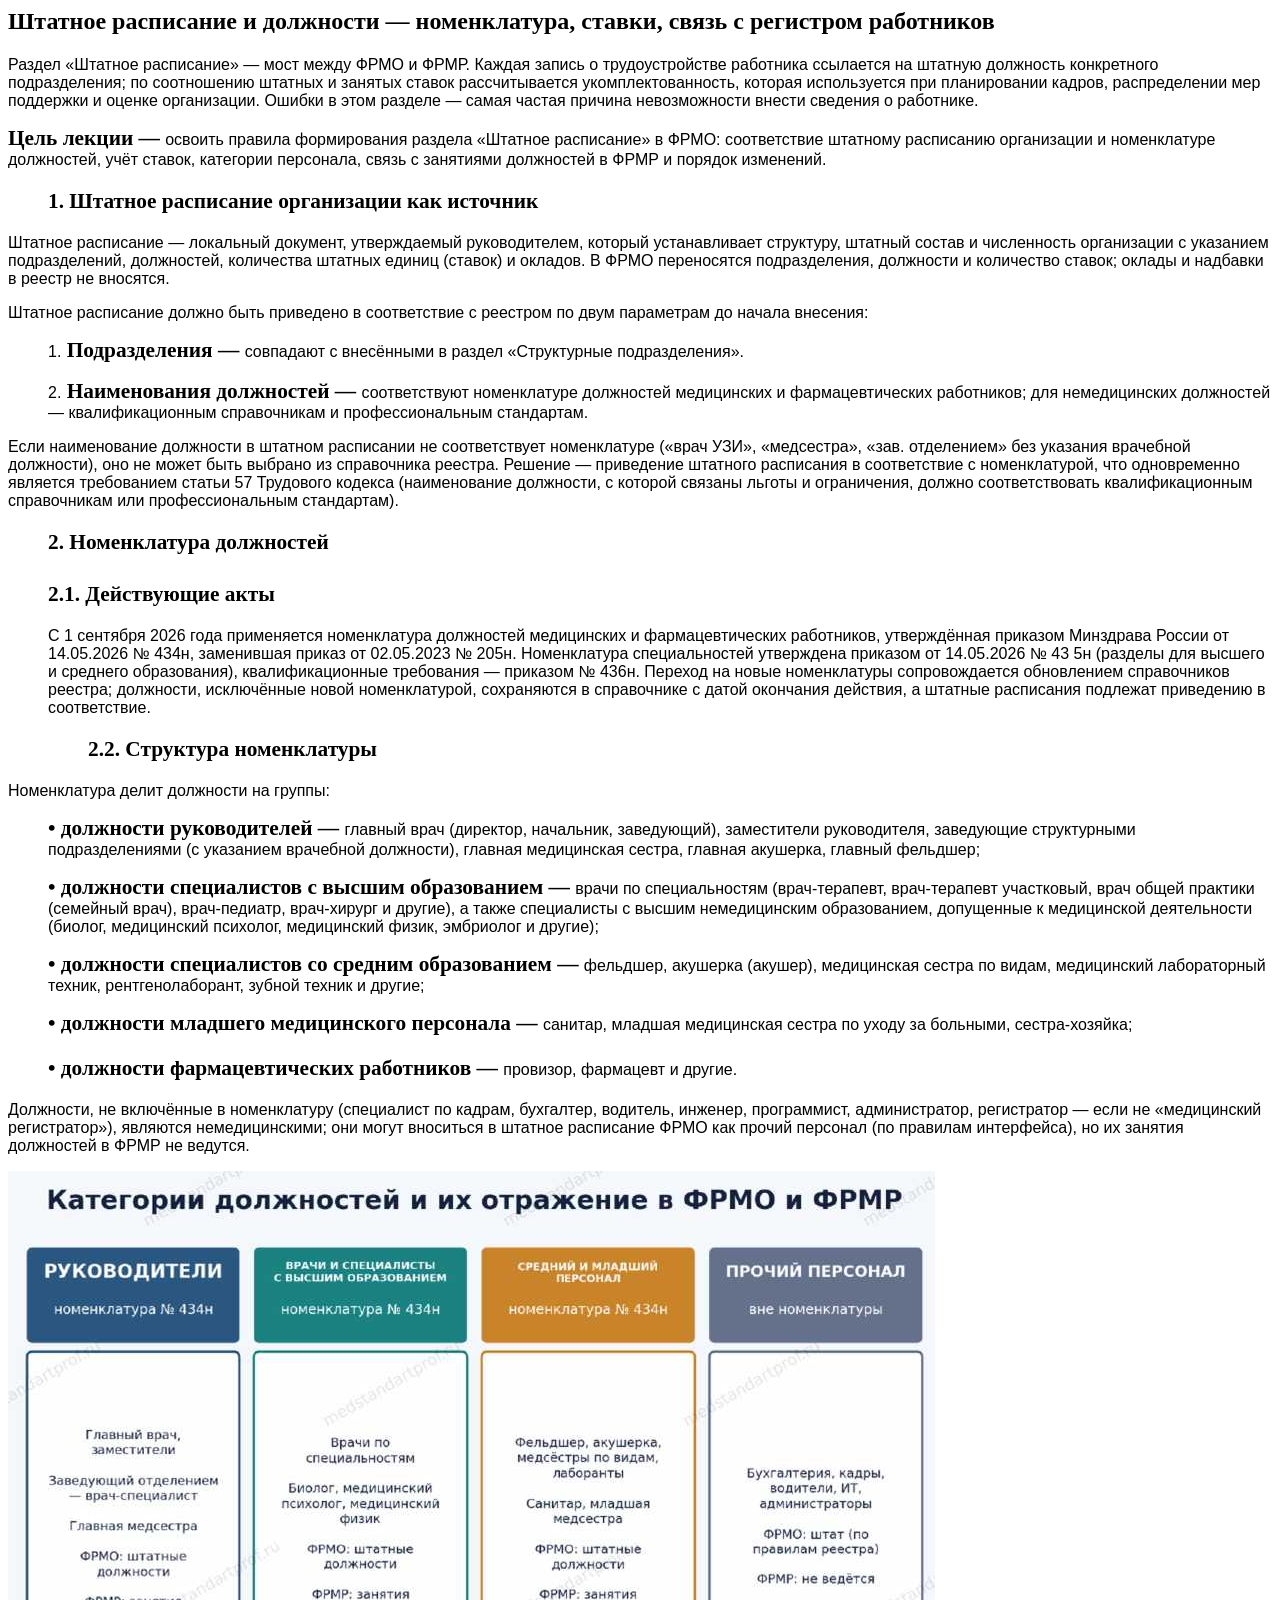
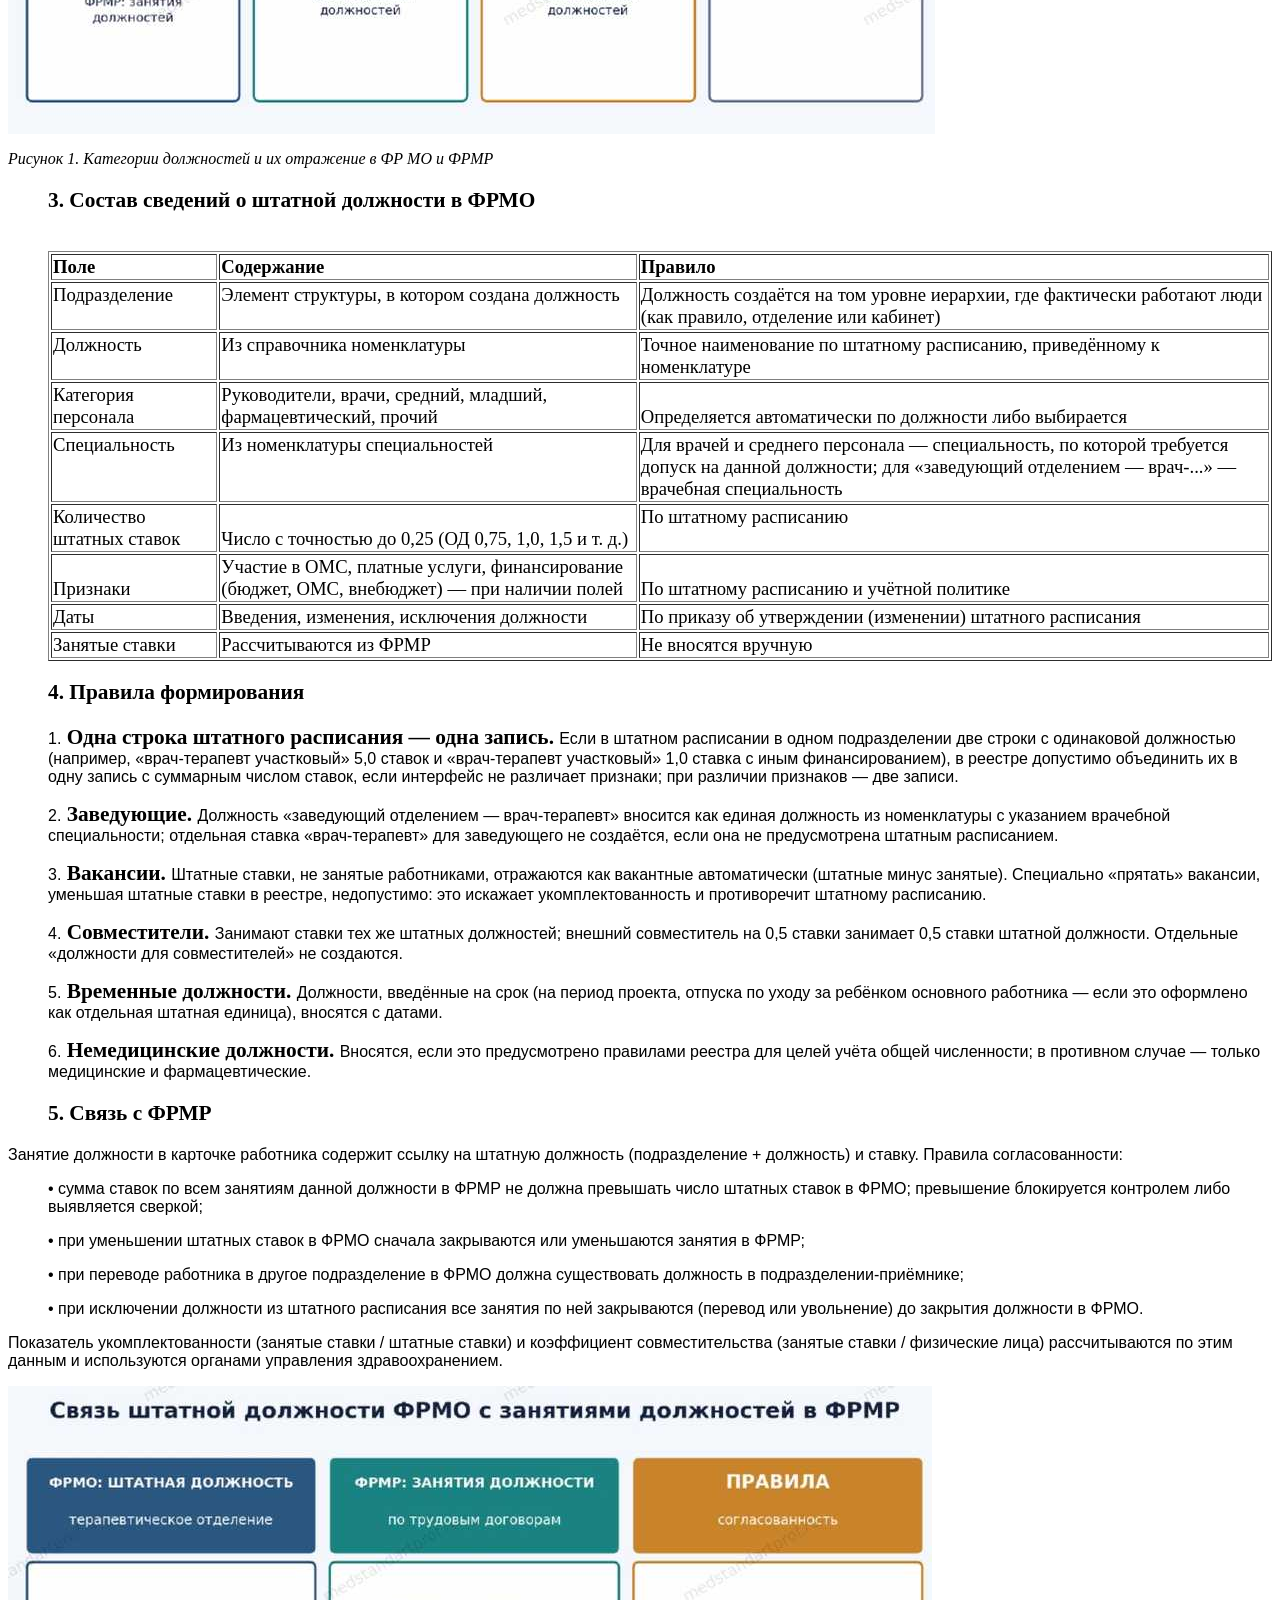
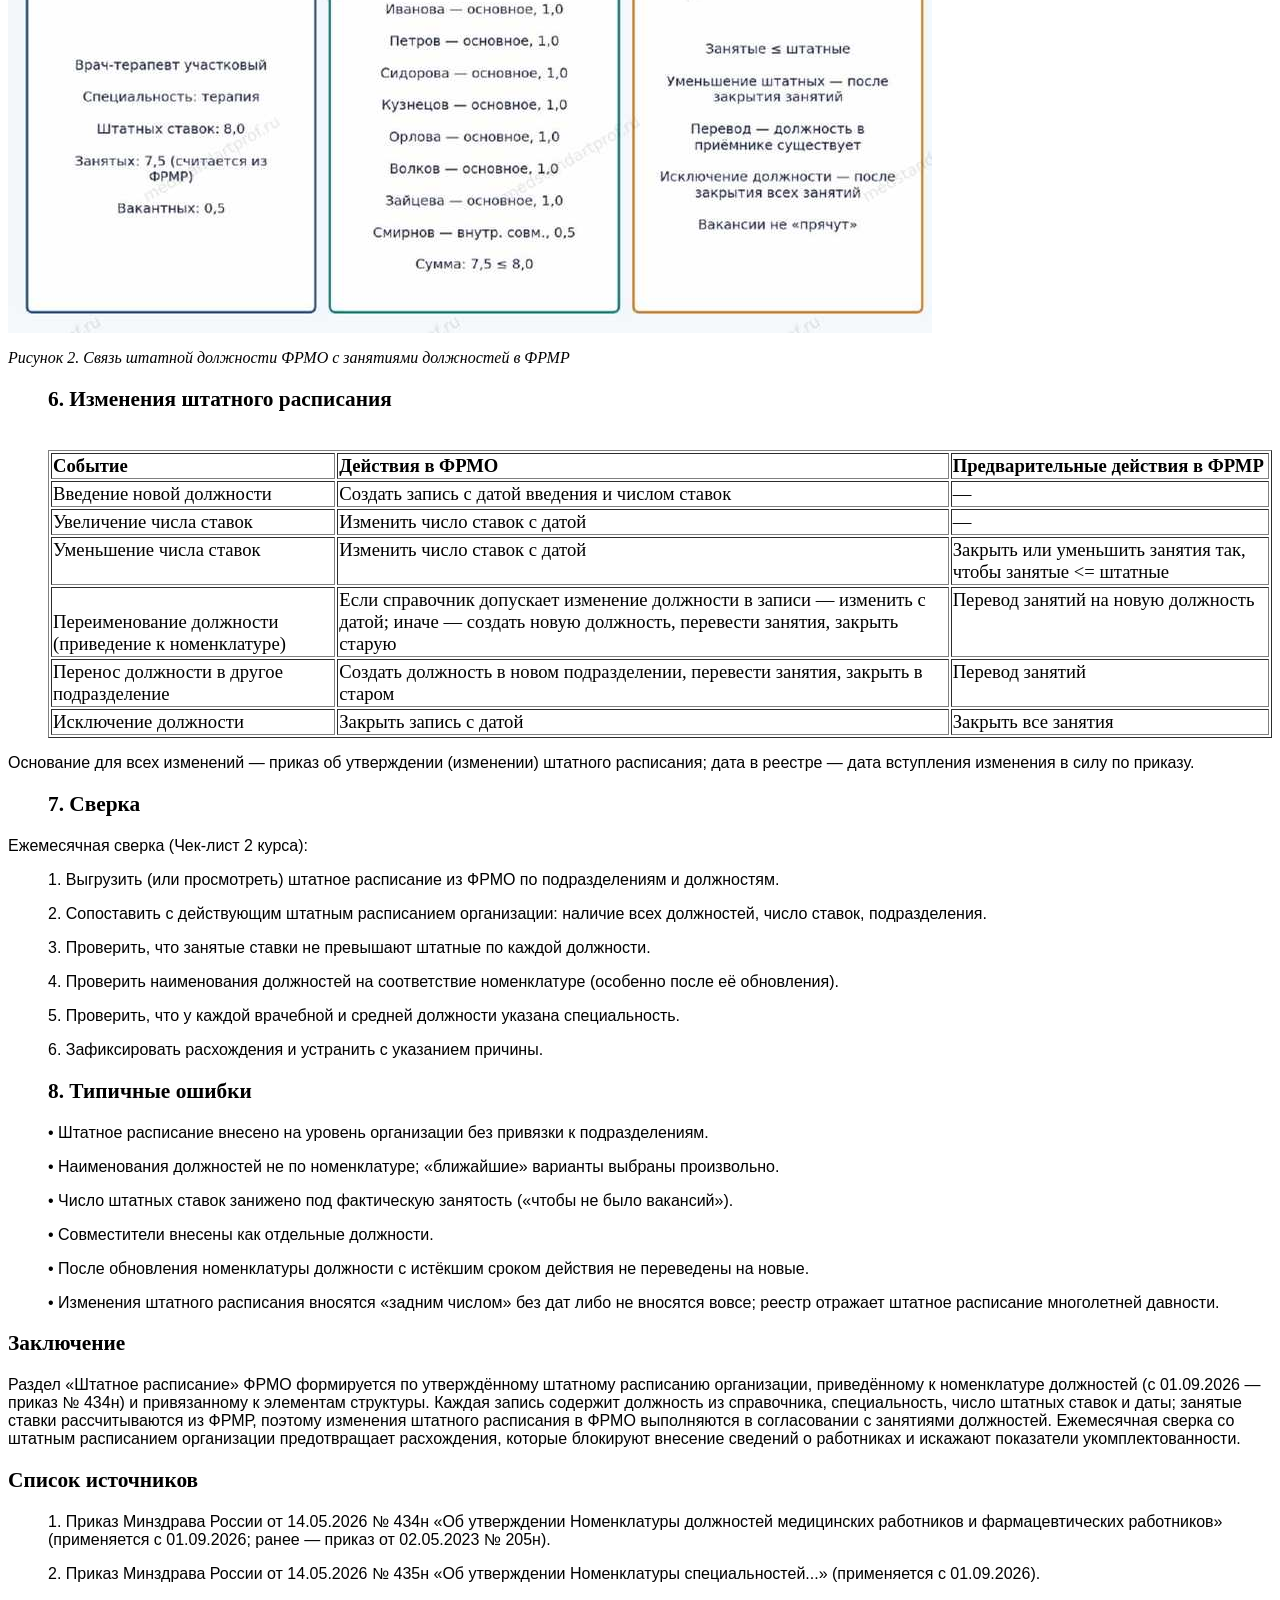
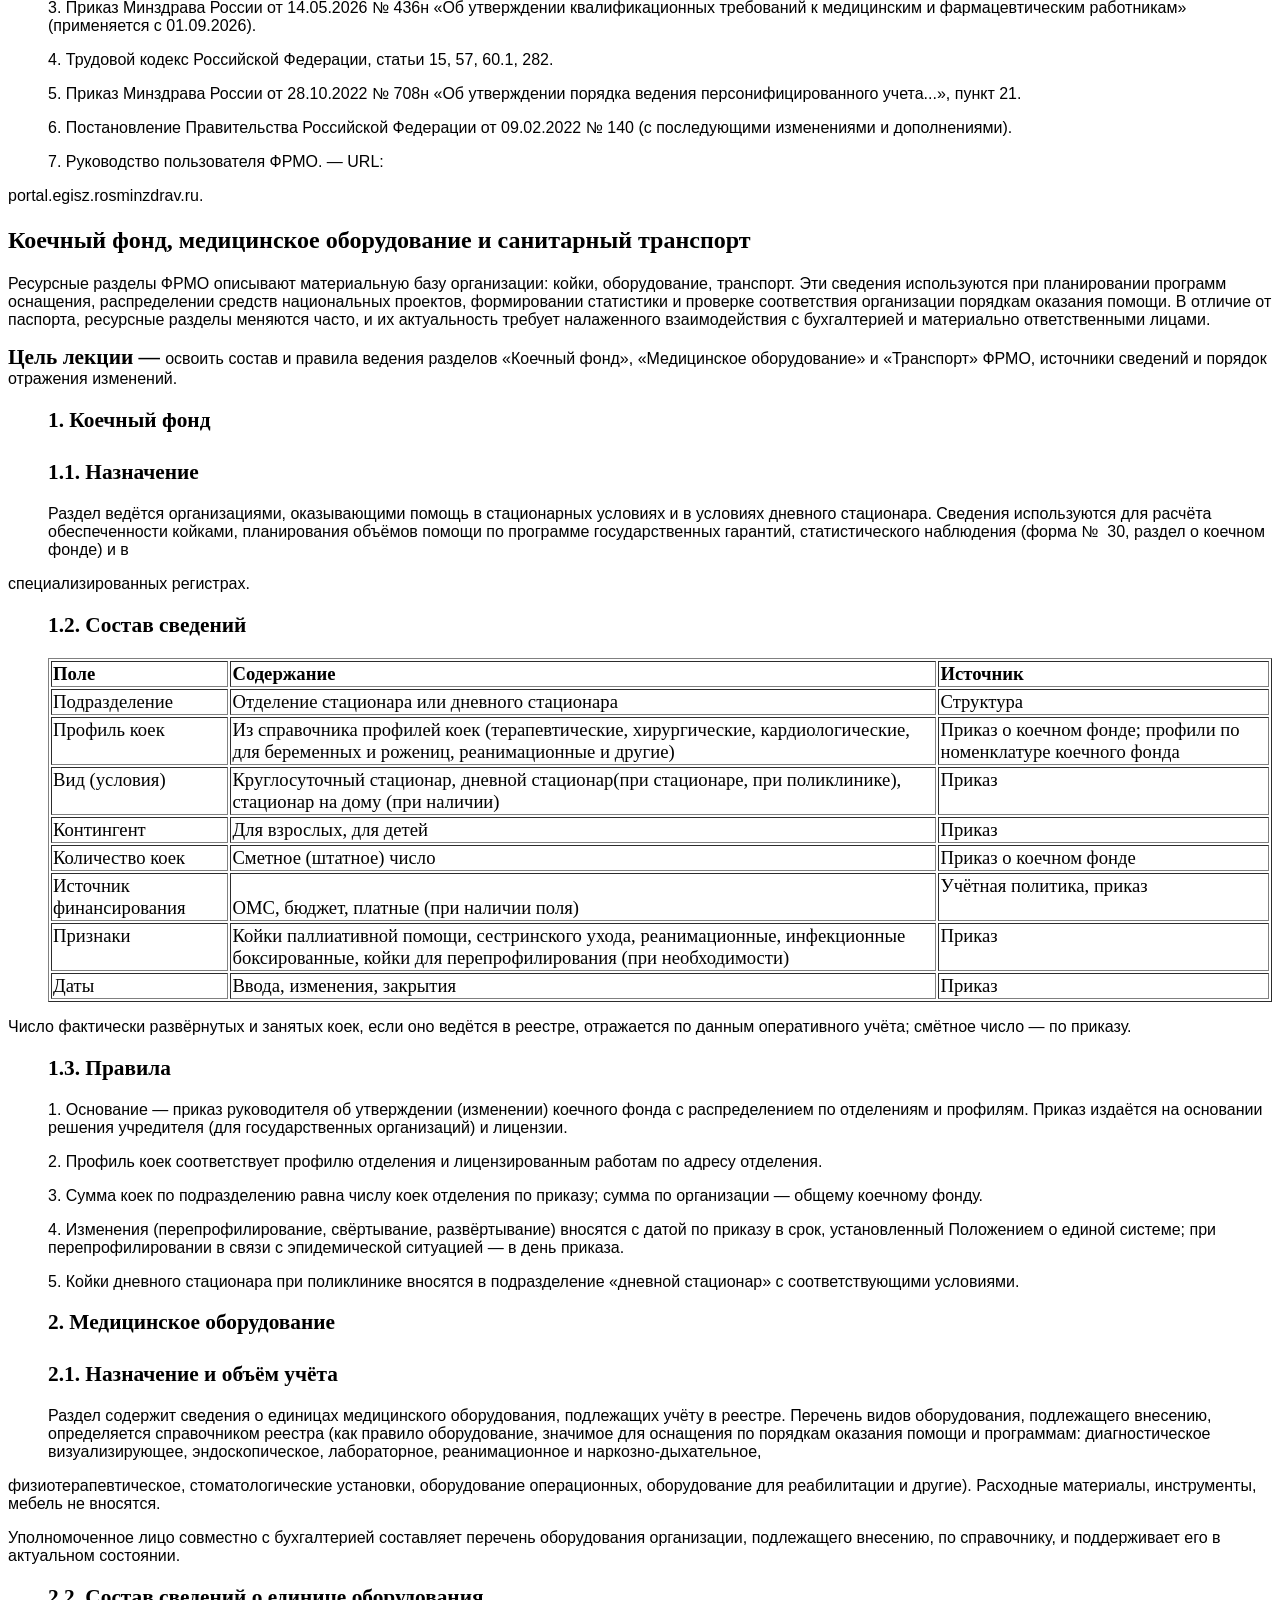
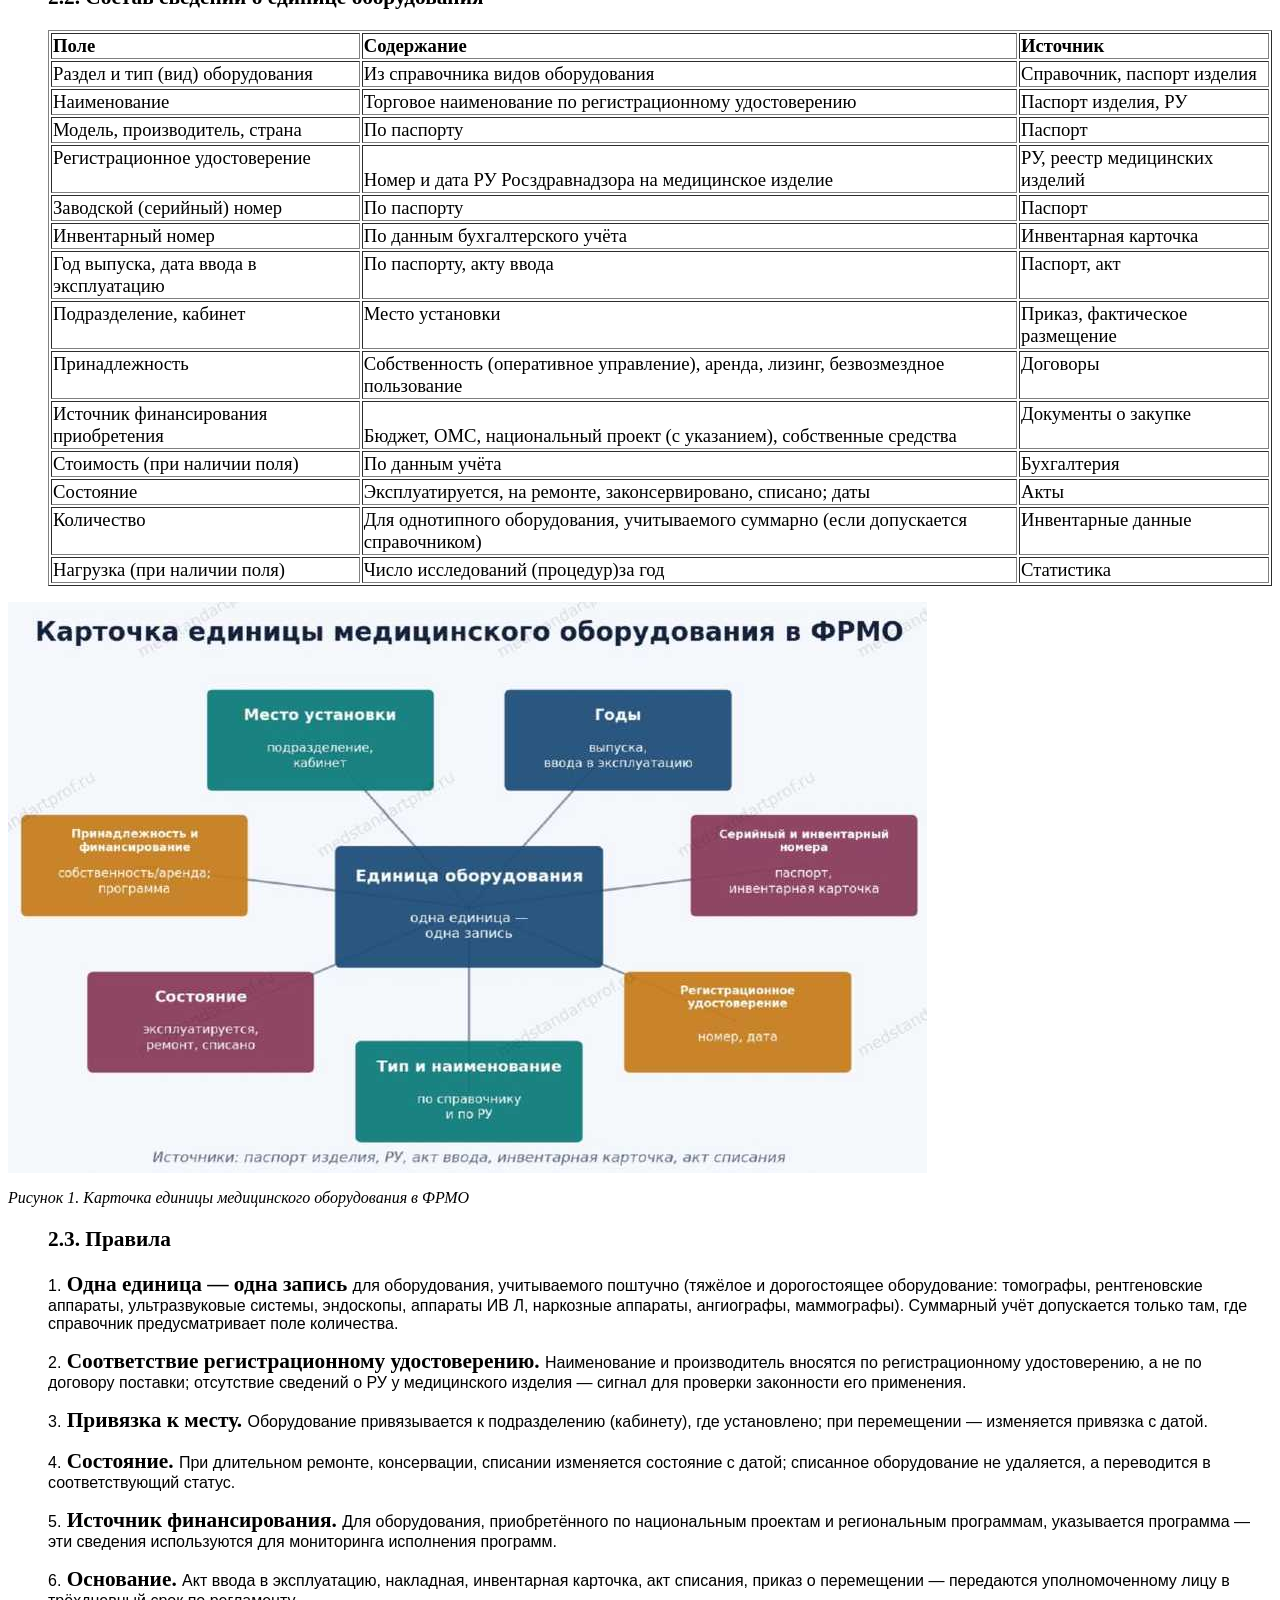
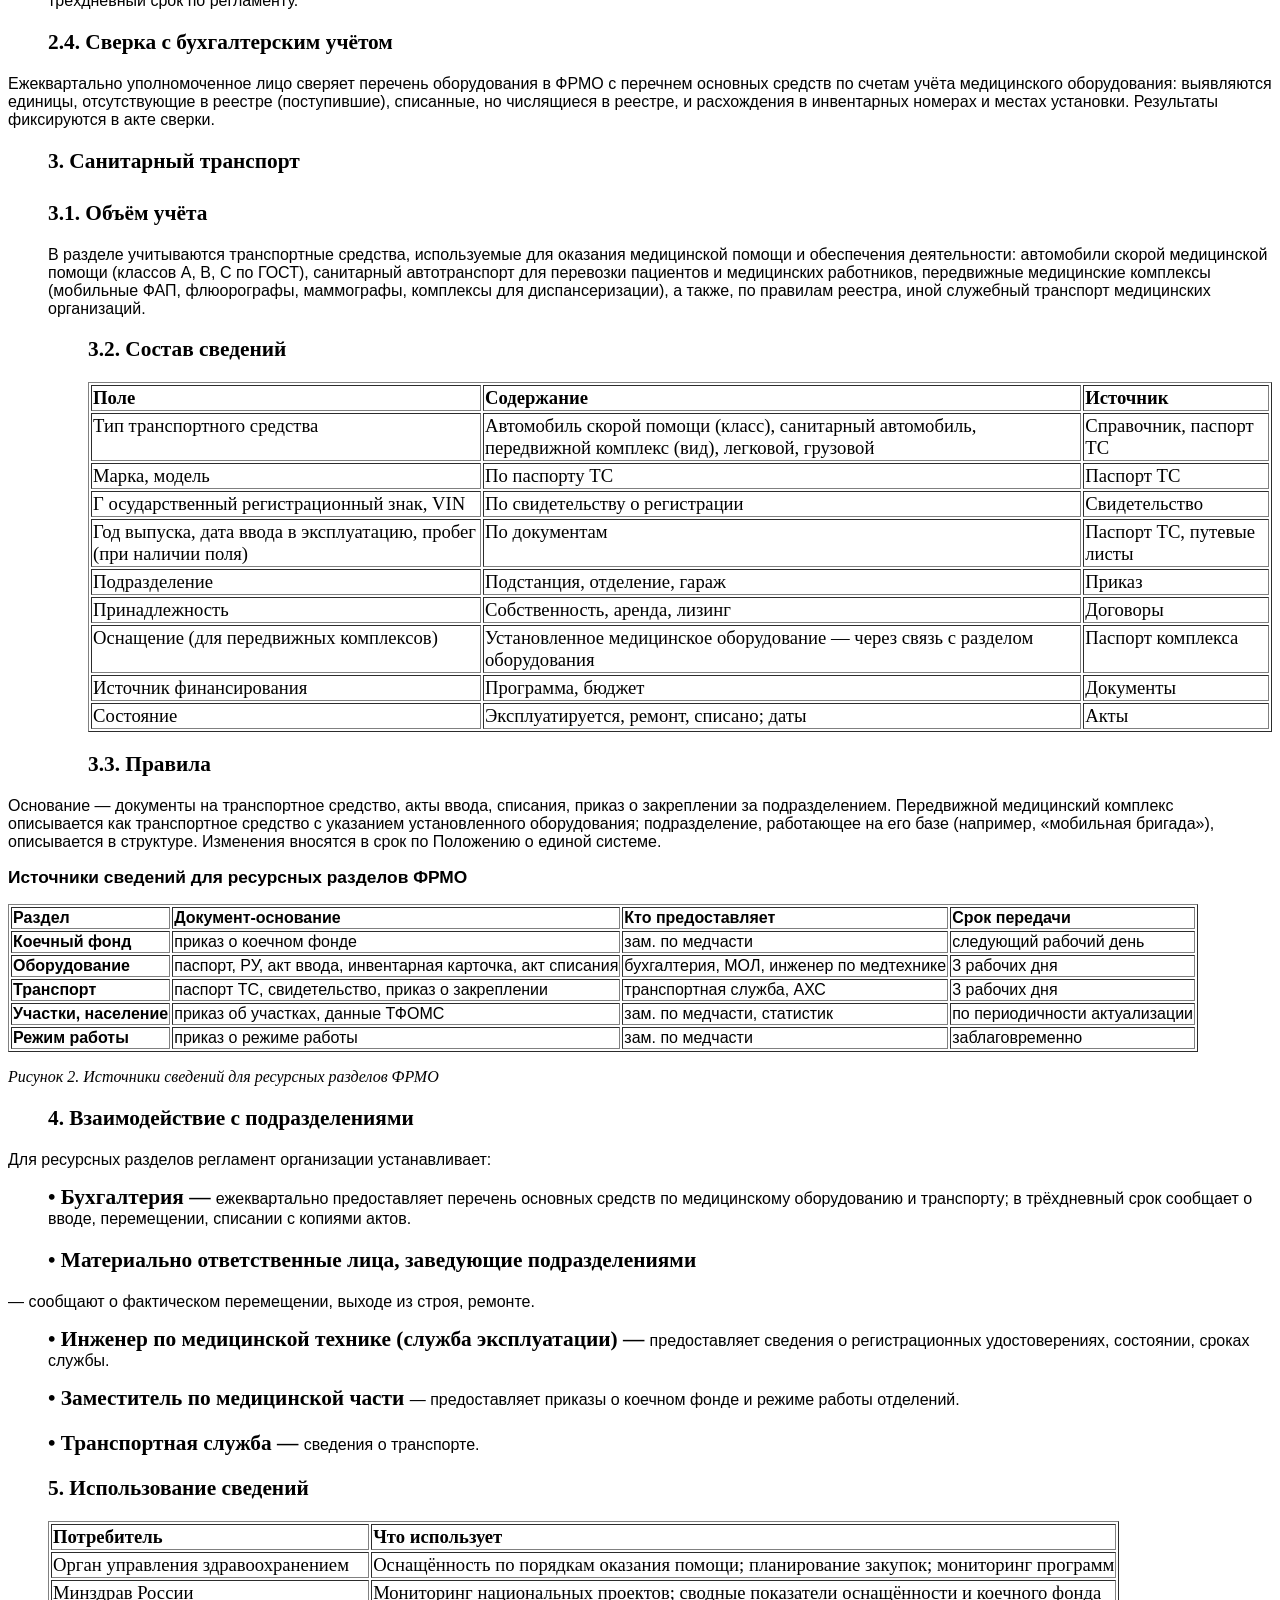
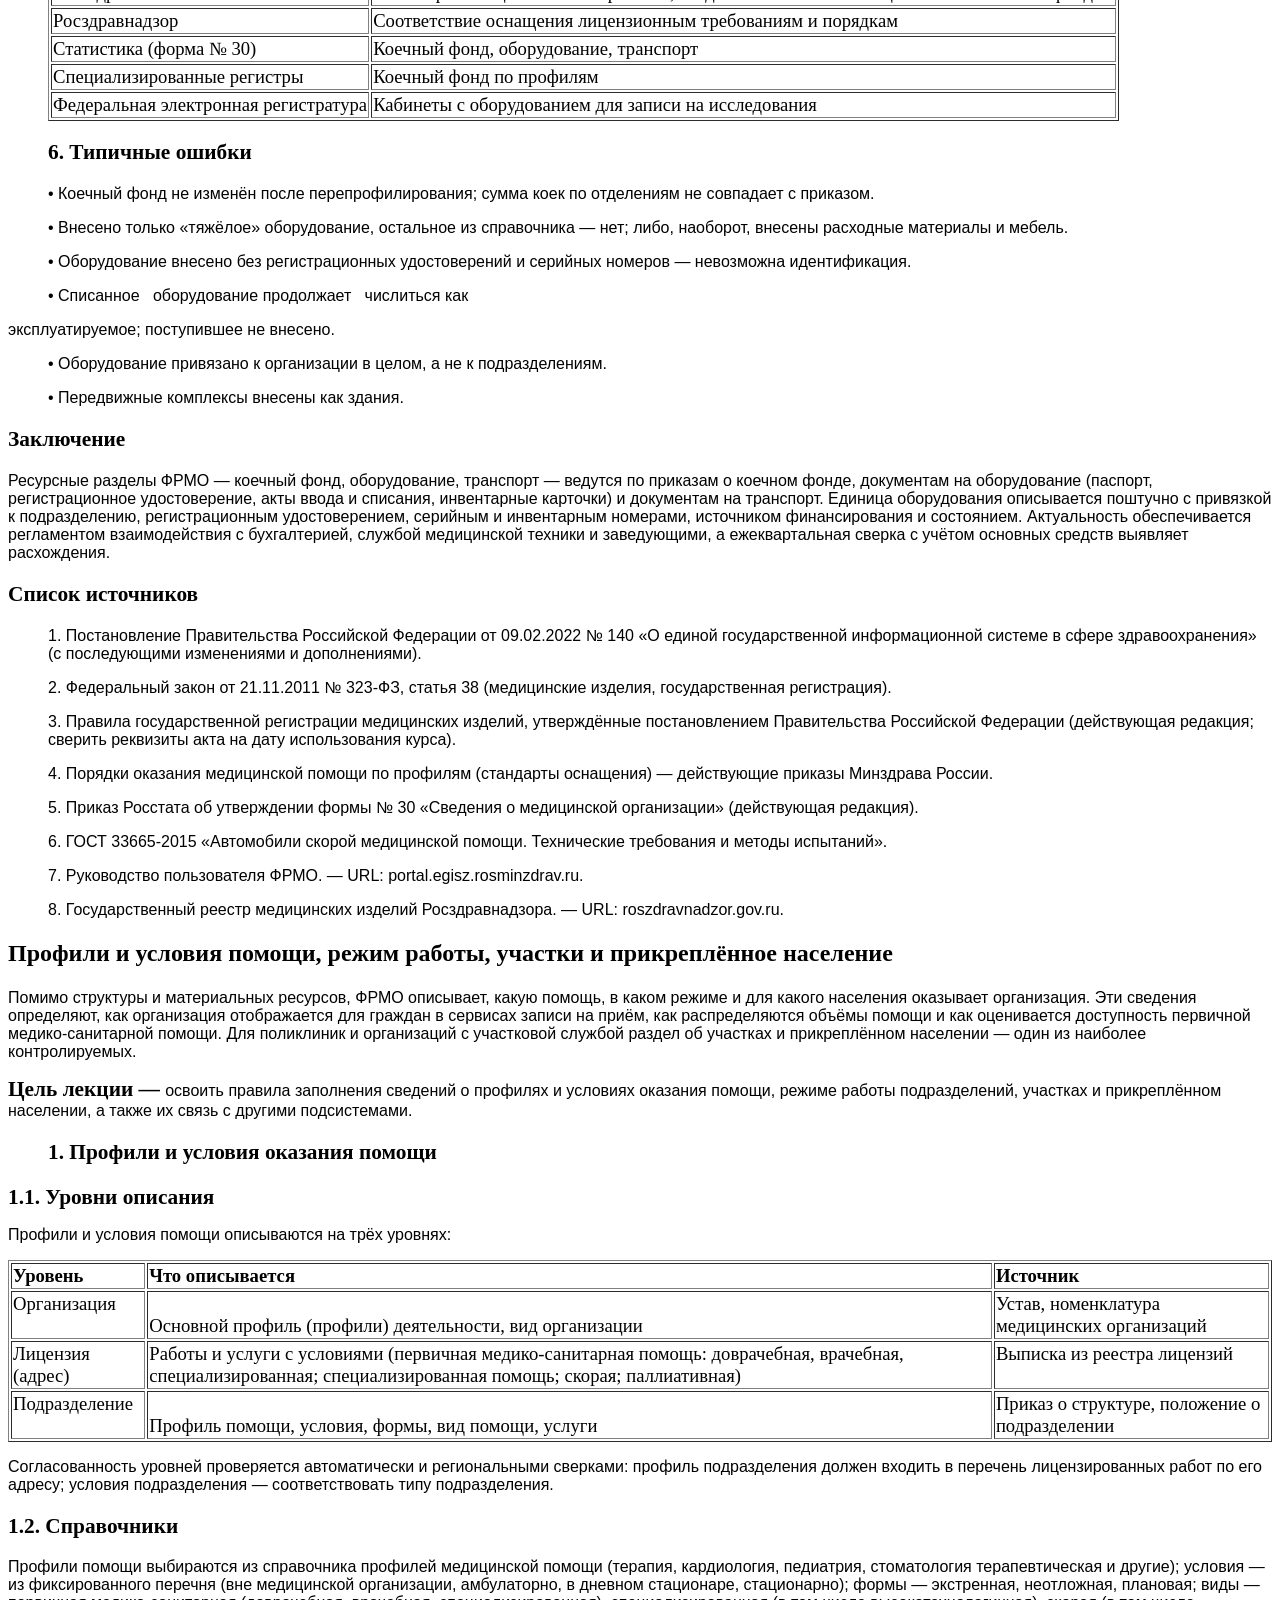
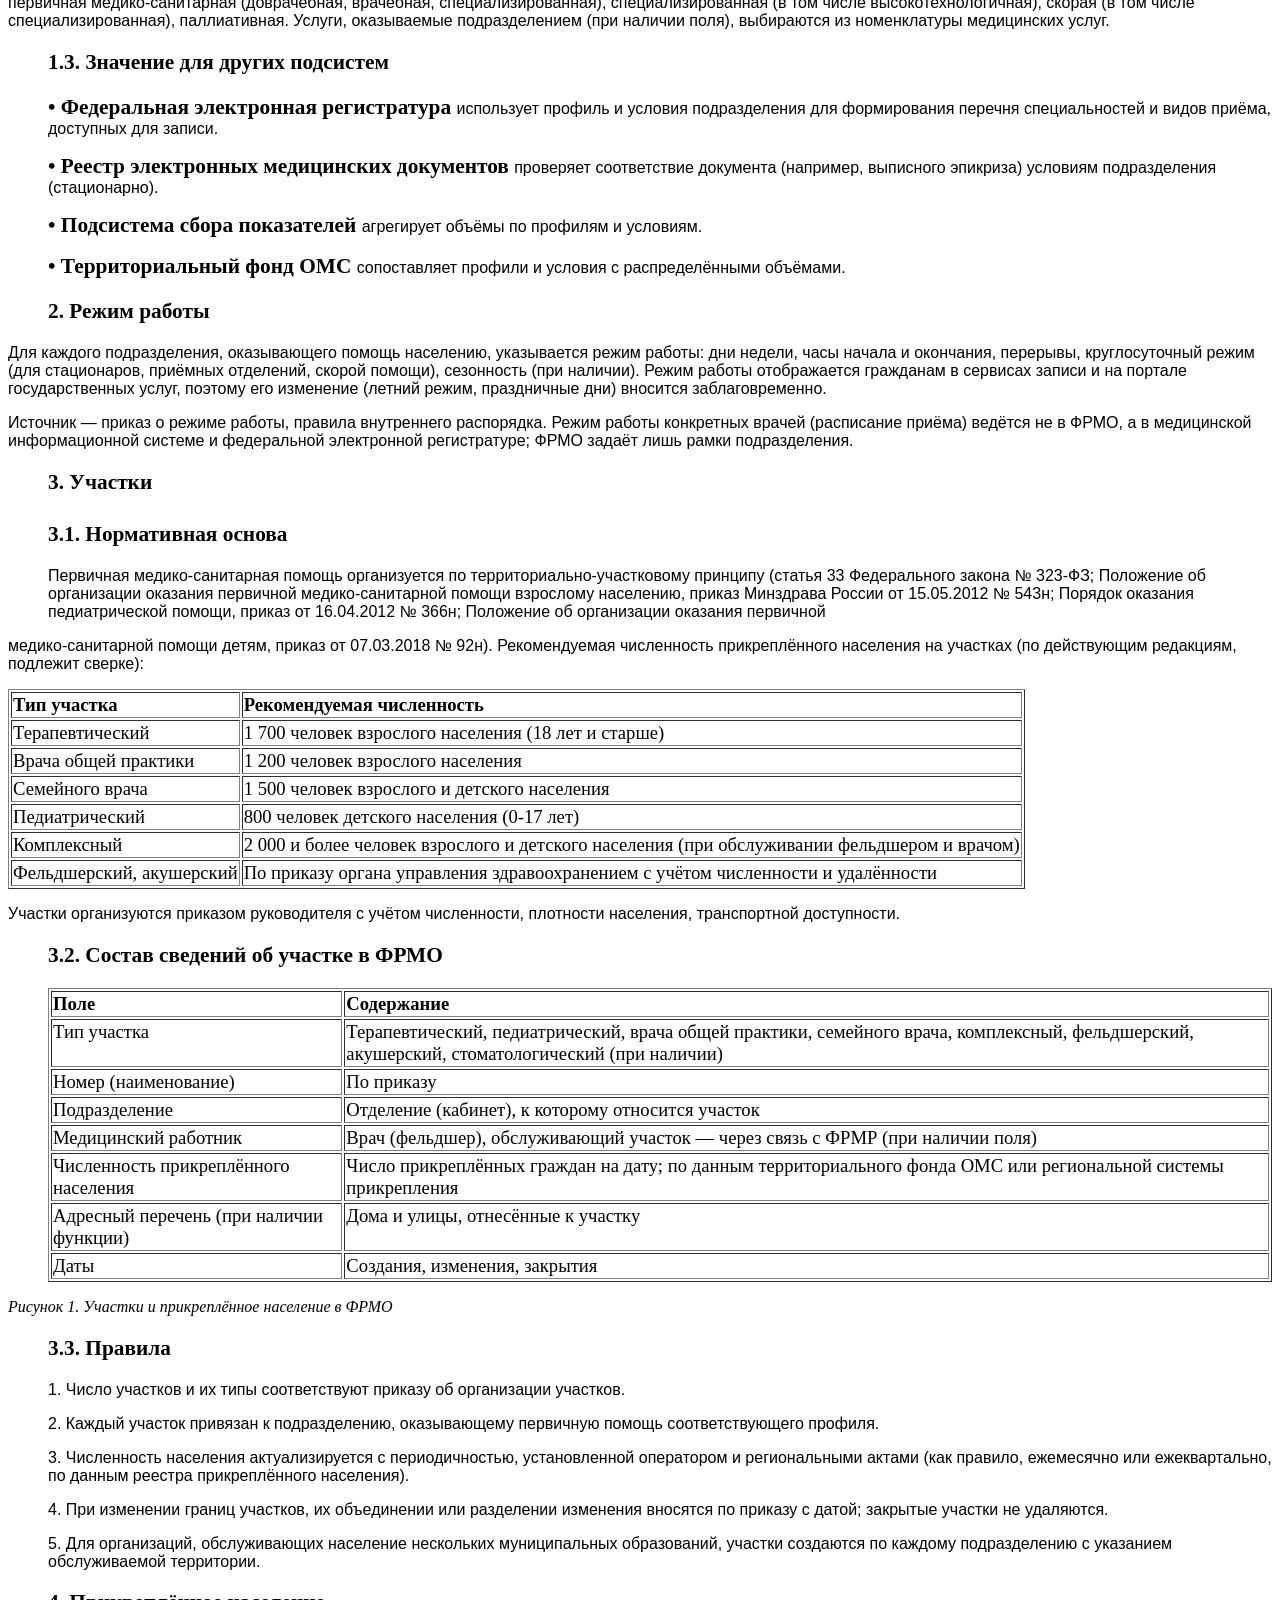
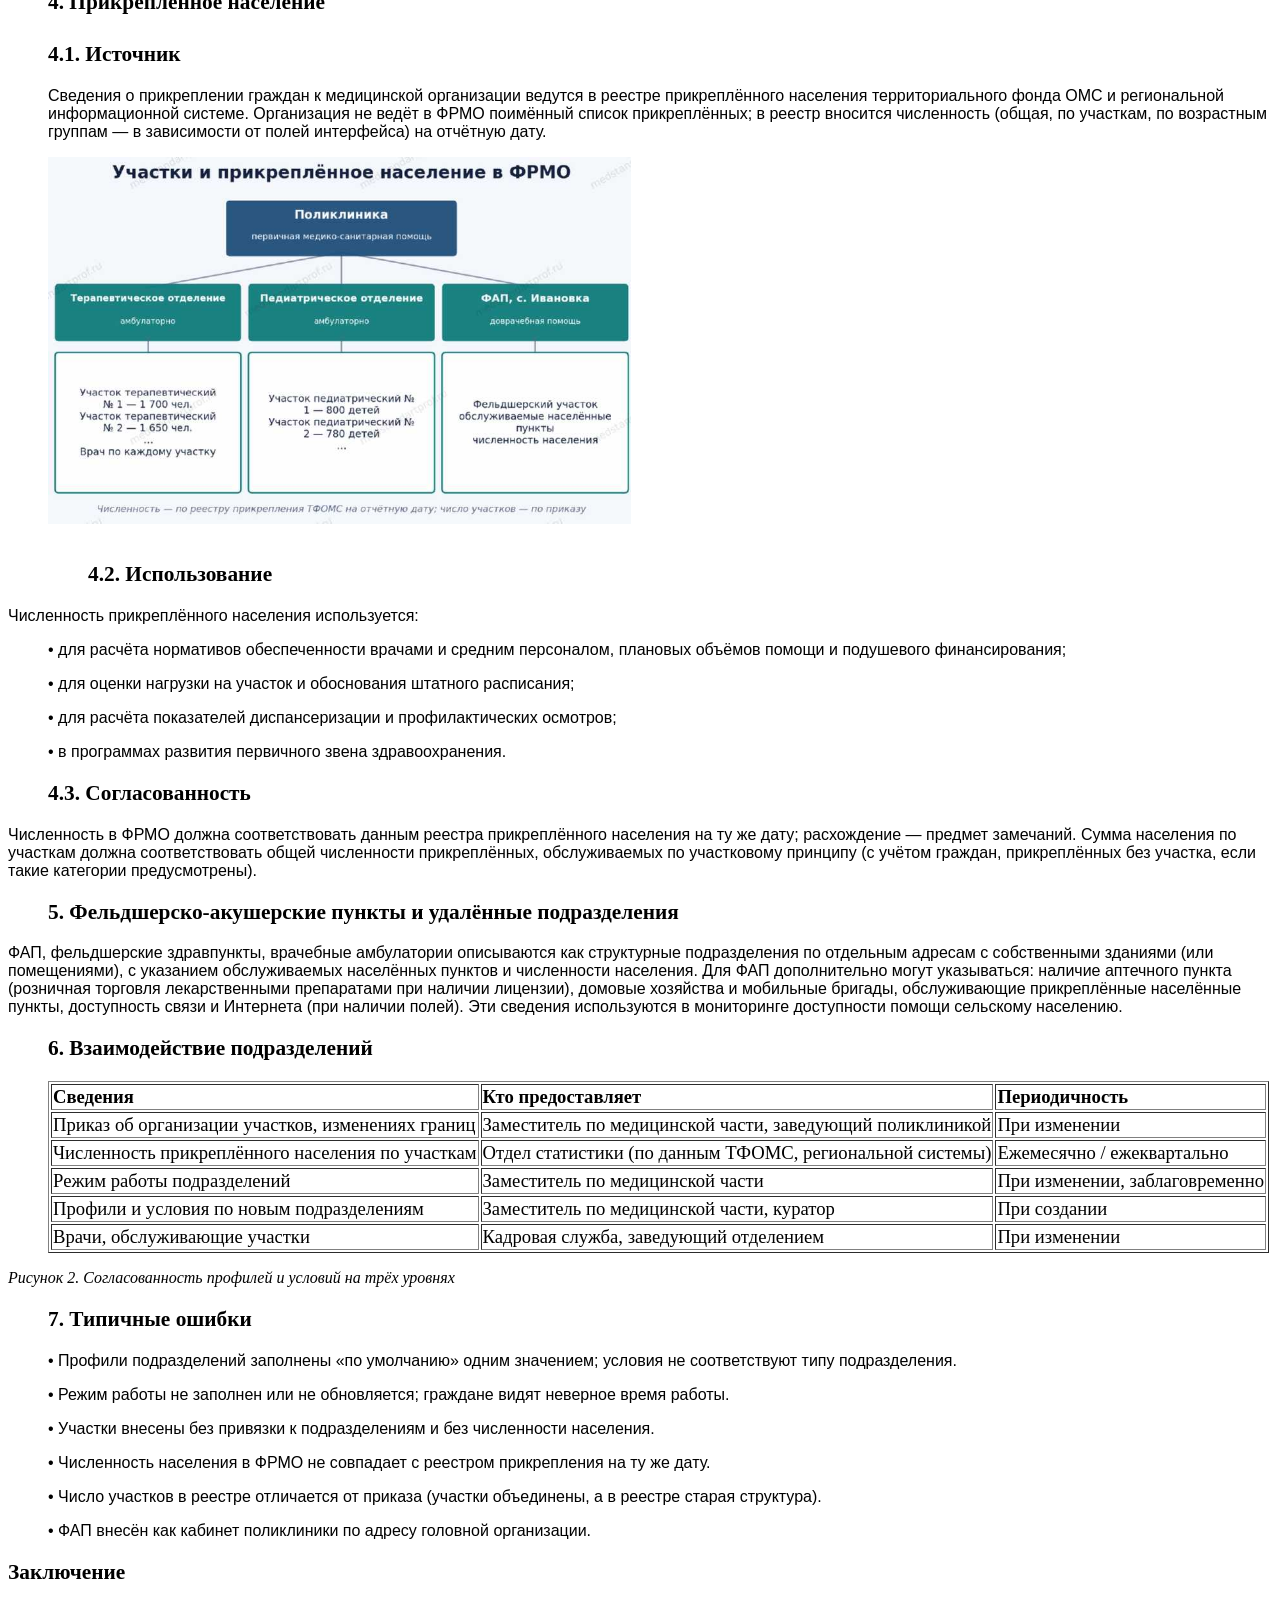
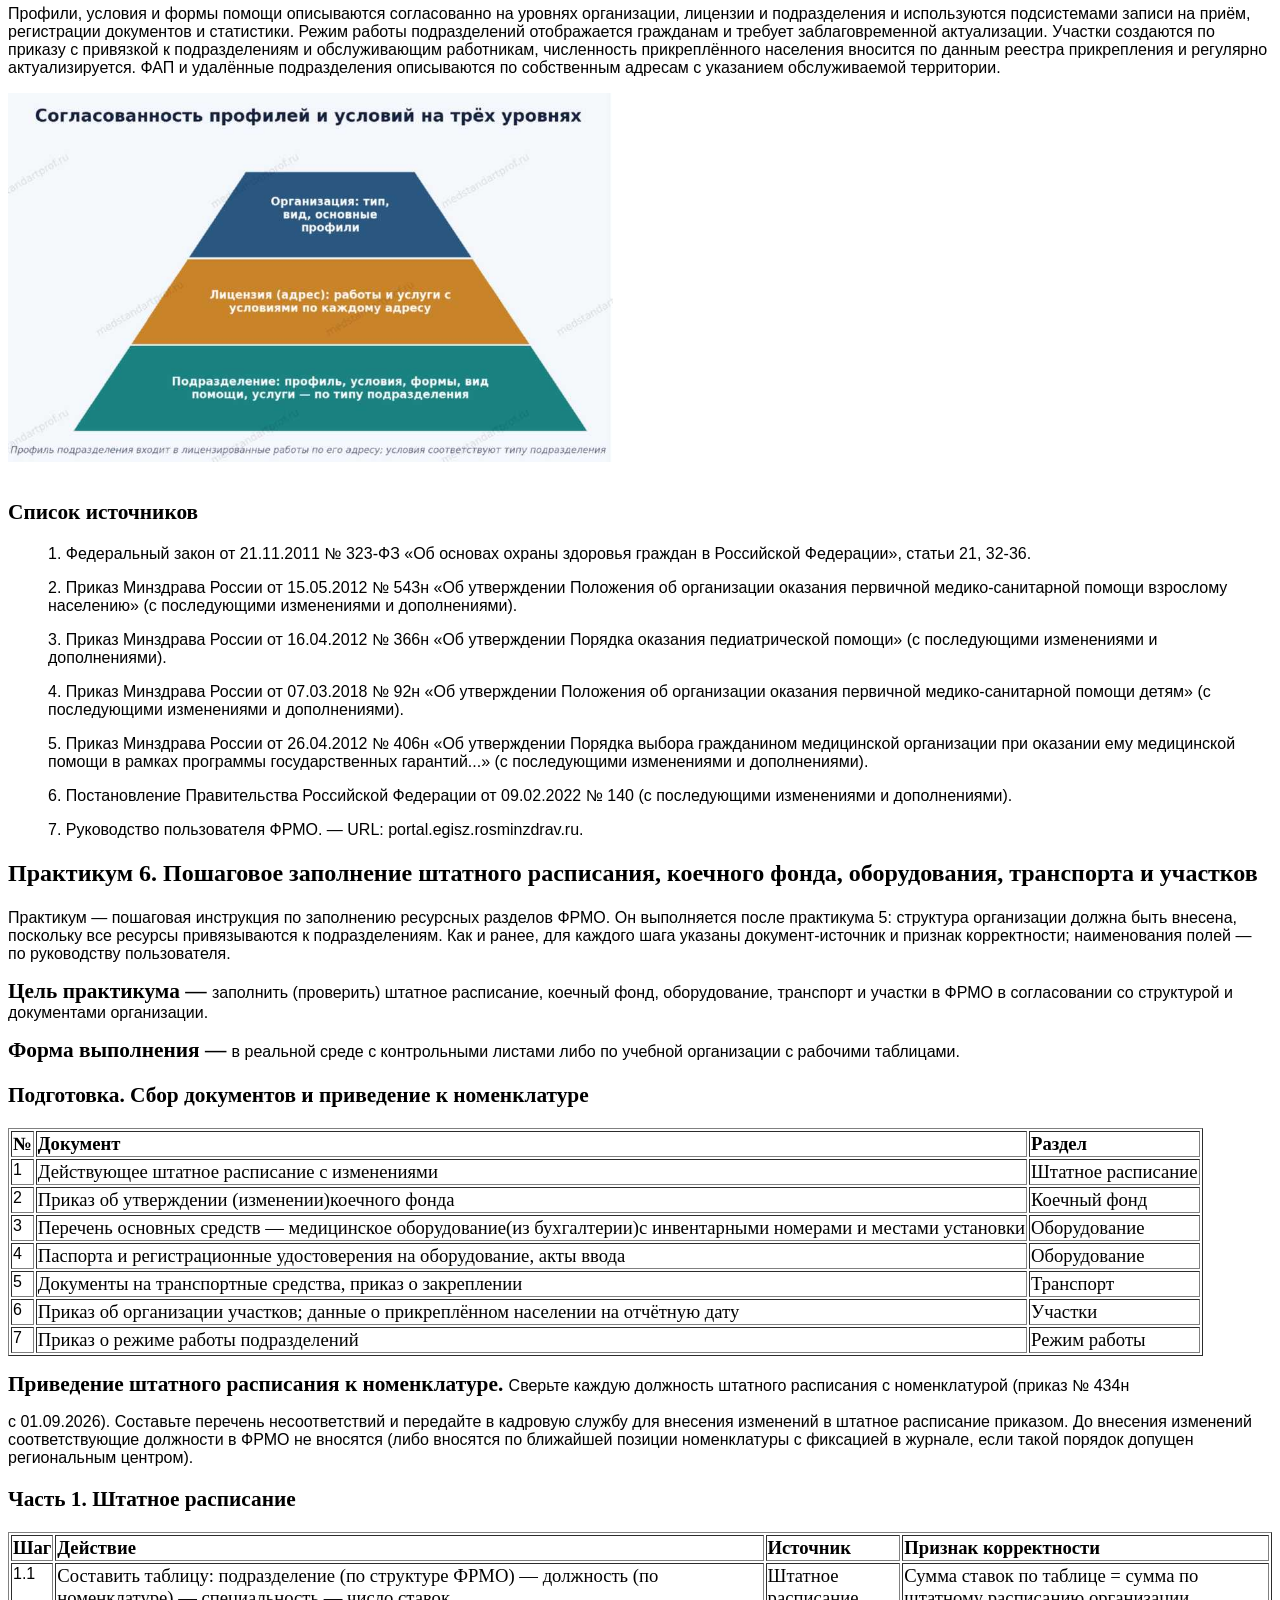
<file: лекции/лекция-6.htm>
﻿<!DOCTYPE HTML PUBLIC "-//W3C//DTD HTML 4.0 Transitional//EN"
        "http://www.w3.org/TR/1998/REC-html40-19980424/loose.dtd">
<html>
<head>
    <meta http-equiv="content-type" content="text/html; charset=UTF-8">
    <meta name="generator" content="ABBYY FineReader PDF 15">
    <meta name="author" content="PDF2Go">
    <meta name="description" content="Отсканированное изображение">
    <title>Отсканированное изображение</title>
    <style type="text/css">
        table.main {
        }

        tr.row {
        }

        td.cell {
        }

        div.block {
        }

        div.paragraph {
        }

        .font0 {
            font: 8pt Arial, sans-serif;
        }

        .font1 {
            font: 13pt Arial, sans-serif;
        }

        .font2 {
            font: 12pt Tahoma, sans-serif;
        }

        .font3 {
            font: 12pt Tahoma, sans-serif;
        }

        .font4 {
            font: 12pt Times New Roman, serif;
        }

        .font5 {
            font: 14pt Times New Roman, serif;
        }

        .font6 {
            font: 16pt Times New Roman, serif;
        }

        .font7 {
            font: 18pt Times New Roman, serif;
        }

    </style>
</head>
<body><a name="caption1"></a>
<h1><a name="bookmark0"></a><span class="font7" style="font-weight:bold;"><a name="bookmark1"></a>Штатное расписание и должности — номенклатура, ставки, связь с регистром работников</span>
</h1>
<p><span class="font3">Раздел «Штатное расписание» — мост между ФРМО и ФРМР. Каждая запись о трудоустройстве работника ссылается на штатную должность конкретного подразделения; по соотношению штатных и занятых ставок рассчитывается укомплектованность, которая используется при планировании кадров, распределении мер поддержки и оценке организации. Ошибки в этом разделе — самая частая причина невозможности внести сведения о работнике.</span>
</p>
<p><span class="font6" style="font-weight:bold;">Цель лекции — </span><span class="font3">освоить правила формирования раздела «Штатное расписание» в ФРМО: соответствие штатному расписанию организации и номенклатуре должностей, учёт ставок, категории персонала, связь с занятиями должностей в ФРМР и порядок изменений.</span>
</p>
<ul style="list-style:none;">
    <li>
        <h2><a name="bookmark2"></a><span class="font6" style="font-weight:bold;"><a name="bookmark3"></a>1. Штатное расписание организации как источник</span>
        </h2></li>
</ul>
<p><span class="font3">Штатное расписание — локальный документ, утверждаемый руководителем, который устанавливает структуру, штатный состав и численность организации с указанием подразделений, должностей, количества штатных единиц (ставок) и окладов. В ФРМО переносятся подразделения, должности и количество ставок; оклады и надбавки в реестр не вносятся.</span>
</p>
<p><span class="font3">Штатное расписание должно быть приведено в соответствие с реестром по двум параметрам до начала внесения:</span>
</p>
<ul style="list-style:none;">
    <li>
        <p><span class="font3">1.</span><span class="font6" style="font-weight:bold;"> Подразделения — </span><span
                class="font3">совпадают с внесёнными в раздел «Структурные подразделения».</span></p></li>
    <li>
        <p><span class="font3">2.</span><span class="font6" style="font-weight:bold;"> Наименования должностей — </span><span
                class="font3">соответствуют номенклатуре должностей медицинских и фармацевтических работников; для немедицинских должностей — квалификационным справочникам и профессиональным стандартам.</span>
        </p></li>
</ul>
<p><span class="font3">Если наименование должности в штатном расписании не соответствует номенклатуре («врач УЗИ», «медсестра», «зав. отделением» без указания врачебной должности), оно не может быть выбрано из справочника реестра. Решение — приведение штатного расписания в соответствие с номенклатурой, что одновременно является требованием статьи 57 Трудового кодекса (наименование должности, с которой связаны льготы и ограничения, должно соответствовать квалификационным справочникам или профессиональным стандартам).</span>
</p>
<ul style="list-style:none;">
    <li>
        <h2><a name="bookmark4"></a><span class="font6" style="font-weight:bold;"><a name="bookmark5"></a>2. Номенклатура должностей</span><br><br><span
                class="font6" style="font-weight:bold;"><a name="bookmark6"></a>2.1. Действующие акты</span></h2>
        <p><span class="font3">С 1 сентября 2026 года применяется номенклатура должностей медицинских и фармацевтических работников, утверждённая приказом Минздрава России от 14.05.2026 № 434н, заменившая приказ от 02.05.2023 № 205н. Номенклатура специальностей утверждена приказом от 14.05.2026 № 43 5н (разделы для высшего и среднего образования), квалификационные требования — приказом № 436н. Переход на новые номенклатуры сопровождается обновлением справочников реестра; должности, исключённые новой номенклатурой, сохраняются в справочнике с датой окончания действия, а штатные расписания подлежат приведению в соответствие.</span>
        </p>
        <ul style="list-style:none;">
            <li>
                <h2><a name="bookmark7"></a><span class="font6" style="font-weight:bold;"><a name="bookmark8"></a>2.2. Структура номенклатуры</span>
                </h2></li>
        </ul>
    </li>
</ul>
<p><span class="font3">Номенклатура делит должности на группы:</span></p>
<ul style="list-style:none;">
    <li>
        <p><span class="font6" style="font-weight:bold;">• должности руководителей — </span><span class="font3">главный врач (директор, начальник, заведующий), заместители руководителя, заведующие структурными подразделениями (с указанием врачебной должности), главная медицинская сестра, главная акушерка, главный фельдшер;</span>
        </p></li>
    <li>
        <p><span class="font6" style="font-weight:bold;">• должности специалистов с высшим образованием — </span><span
                class="font3">врачи по специальностям (врач-терапевт, врач-терапевт участковый, врач общей практики (семейный врач), врач-педиатр, врач-хирург и другие), а также специалисты с высшим немедицинским образованием, допущенные к медицинской деятельности (биолог, медицинский психолог, медицинский физик, эмбриолог и другие);</span>
        </p></li>
    <li>
        <p><span class="font6" style="font-weight:bold;">• должности специалистов со средним образованием — </span><span
                class="font3">фельдшер, акушерка (акушер), медицинская сестра по видам, медицинский лабораторный техник, рентгенолаборант, зубной техник и другие;</span>
        </p></li>
    <li>
        <p><span class="font6" style="font-weight:bold;">• должности младшего медицинского персонала — </span><span
                class="font3">санитар, младшая медицинская сестра по уходу за больными, сестра-хозяйка;</span></p></li>
    <li>
        <h2><a name="bookmark9"></a><span class="font6" style="font-weight:bold;"><a name="bookmark10"></a>• должности фармацевтических работников — </span><span
                class="font3">провизор, фармацевт и другие.</span></h2></li>
</ul>
<p><span class="font3">Должности, не включённые в номенклатуру (специалист по кадрам, бухгалтер, водитель, инженер, программист, администратор, регистратор — если не «медицинский регистратор»), являются немедицинскими; они могут вноситься в штатное расписание ФРМО как прочий персонал (по правилам интерфейса), но их занятия должностей в ФРМР не ведутся.</span>
</p>
<img src="лекция-6_files/3b353a46384f-6-1.jpg" alt="" >
<p><span class="font4" style="font-style:italic;">Рисунок 1. Категории должностей и их отражение в ФР МО и ФРМР</span>
</p>
<ul style="list-style:none;">
    <li>
        <h2><a name="bookmark11"></a><span class="font6" style="font-weight:bold;"><a name="bookmark12"></a>3. Состав сведений о штатной должности в ФРМО</span>
        </h2>

        <br clear="all">
        <table border="1">
            <tr>
                <td style="vertical-align:bottom;">
                    <p><span class="font5" style="font-weight:bold;">Поле</span></p></td>
                <td style="vertical-align:bottom;">
                    <p><span class="font5" style="font-weight:bold;">Содержание</span></p></td>
                <td style="vertical-align:bottom;">
                    <p><span class="font5" style="font-weight:bold;">Правило</span></p></td>
            </tr>
            <tr>
                <td style="vertical-align:top;">
                    <p><span class="font5">Подразделение</span></p></td>
                <td style="vertical-align:top;">
                    <p><span class="font5">Элемент структуры, в котором создана должность</span></p></td>
                <td style="vertical-align:bottom;">
                    <p><span class="font5">Должность создаётся на том уровне иерархии, где фактически работают люди (как правило, отделение или кабинет)</span>
                    </p></td>
            </tr>
            <tr>
                <td style="vertical-align:top;">
                    <p><span class="font5">Должность</span></p></td>
                <td style="vertical-align:top;">
                    <p><span class="font5">Из справочника номенклатуры</span></p></td>
                <td style="vertical-align:bottom;">
                    <p><span
                            class="font5">Точное наименование по штатному расписанию, приведённому к номенклатуре</span>
                    </p></td>
            </tr>
            <tr>
                <td style="vertical-align:top;">
                    <p><span class="font5">Категория персонала</span></p></td>
                <td style="vertical-align:top;">
                    <p><span class="font5">Руководители, врачи, средний, младший, фармацевтический, прочий</span></p>
                </td>
                <td style="vertical-align:bottom;">
                    <p><span class="font5">Определяется автоматически по должности либо выбирается</span></p></td>
            </tr>
            <tr>
                <td style="vertical-align:top;">
                    <p><span class="font5">Специальность</span></p></td>
                <td style="vertical-align:top;">
                    <p><span class="font5">Из номенклатуры специальностей</span></p></td>
                <td style="vertical-align:bottom;">
                    <p><span class="font5">Для врачей и среднего персонала — специальность, по которой требуется допуск на данной должности; для «заведующий отделением — врач-...» — врачебная специальность</span>
                    </p></td>
            </tr>
            <tr>
                <td style="vertical-align:bottom;">
                    <p><span class="font5">Количество штатных ставок</span></p></td>
                <td style="vertical-align:bottom;">
                    <p><span class="font5">Число с точностью до 0,25 (ОД 0,75, 1,0, 1,5 и т. д.)</span></p></td>
                <td style="vertical-align:top;">
                    <p><span class="font5">По штатному расписанию</span></p></td>
            </tr>
            <tr>
                <td style="vertical-align:bottom;">
                    <p><span class="font5">Признаки</span></p></td>
                <td style="vertical-align:bottom;">
                    <p><span class="font5">Участие в ОМС, платные услуги, финансирование (бюджет, ОМС, внебюджет) — при наличии полей</span></p></td>
                <td style="vertical-align:bottom;">
                    <p><span class="font5">По штатному расписанию и учётной политике</span></p></td>
            </tr>
            <tr>
                <td style="vertical-align:top;">
                    <p><span class="font5">Даты</span></p></td>
                <td style="vertical-align:top;">
                    <p><span class="font5">Введения, изменения, исключения должности</span></p></td>
                <td style="vertical-align:bottom;">
                    <p><span class="font5">По приказу об утверждении (изменении) штатного расписания</span></p></td>
            </tr>
            <tr>
                <td style="vertical-align:bottom;">
                    <p><span class="font5">Занятые ставки</span></p></td>
                <td style="vertical-align:bottom;">
                    <p><span class="font5">Рассчитываются из ФРМР</span></p></td>
                <td style="vertical-align:bottom;">
                    <p><span class="font5">Не вносятся вручную</span></p></td>
            </tr>
        </table>
    </li>
    <li>
        <h2><a name="bookmark13"></a><span class="font6" style="font-weight:bold;"><a name="bookmark14"></a>4. Правила формирования</span>
        </h2></li>
</ul>
<ul style="list-style:none;">
    <li>
        <p><span class="font3">1.</span><span class="font6" style="font-weight:bold;"> Одна строка штатного расписания — одна запись. </span><span
                class="font3">Если в штатном расписании в одном подразделении две строки с одинаковой должностью (например, «врач-терапевт участковый» 5,0 ставок и «врач-терапевт участковый» 1,0 ставка с иным финансированием), в реестре допустимо объединить их в одну запись с суммарным числом ставок, если интерфейс не различает признаки; при различии признаков — две записи.</span>
        </p></li>
    <li>
        <p><span class="font3">2.</span><span class="font6" style="font-weight:bold;"> Заведующие. </span><span
                class="font3">Должность «заведующий отделением — врач-терапевт» вносится как единая должность из номенклатуры с указанием врачебной специальности; отдельная ставка «врач-терапевт» для заведующего не создаётся, если она не предусмотрена штатным расписанием.</span>
        </p></li>
    <li>
        <p><span class="font3">3.</span><span class="font6" style="font-weight:bold;"> Вакансии. </span><span
                class="font3">Штатные ставки, не занятые работниками, отражаются как вакантные автоматически (штатные минус занятые). Специально «прятать» вакансии, уменьшая штатные ставки в реестре, недопустимо: это искажает укомплектованность и противоречит штатному расписанию.</span>
        </p></li>
    <li>
        <p><span class="font3">4.</span><span class="font6" style="font-weight:bold;"> Совместители. </span><span
                class="font3">Занимают ставки тех же штатных должностей; внешний совместитель на 0,5 ставки занимает 0,5 ставки штатной должности. Отдельные «должности для совместителей» не создаются.</span>
        </p></li>
    <li>
        <p><span class="font3">5.</span><span class="font6" style="font-weight:bold;"> Временные должности. </span><span
                class="font3">Должности, введённые на срок (на период проекта, отпуска по уходу за ребёнком основного работника — если это оформлено как отдельная штатная единица), вносятся с датами.</span>
        </p></li>
    <li>
        <p><span class="font3">6.</span><span class="font6"
                                              style="font-weight:bold;"> Немедицинские должности. </span><span
                class="font3">Вносятся, если это предусмотрено правилами реестра для целей учёта общей численности; в противном случае — только медицинские и фармацевтические.</span>
        </p></li>
</ul>
<ul style="list-style:none;">
    <li>
        <h2><a name="bookmark15"></a><span class="font6" style="font-weight:bold;"><a name="bookmark16"></a>5. Связь с ФРМР</span>
        </h2></li>
</ul>
<p><span class="font3">Занятие должности в карточке работника содержит ссылку на штатную должность (подразделение + должность) и ставку. Правила согласованности:</span>
</p>
<ul style="list-style:none;">
    <li>
        <p><span class="font3">• сумма ставок по всем занятиям данной должности в ФРМР не должна превышать число штатных ставок в ФРМО; превышение блокируется контролем либо выявляется сверкой;</span>
        </p></li>
    <li>
        <p><span class="font3">• при уменьшении штатных ставок в ФРМО сначала закрываются или уменьшаются занятия в ФРМР;</span>
        </p></li>
    <li>
        <p><span class="font3">• при переводе работника в другое подразделение в ФРМО должна существовать должность в подразделении-приёмнике;</span>
        </p></li>
    <li>
        <p><span class="font3">• при исключении должности из штатного расписания все занятия по ней закрываются (перевод или увольнение) до закрытия должности в ФРМО.</span>
        </p></li>
</ul>
<p><span class="font3">Показатель укомплектованности (занятые ставки / штатные ставки) и коэффициент совместительства (занятые ставки / физические лица) рассчитываются по этим данным и используются органами управления здравоохранением.</span>
</p>
<img src="лекция-6_files/3b353a46384f-6-2.jpg" alt="" >
<p><span class="font4"
         style="font-style:italic;">Рисунок 2. Связь штатной должности ФРМО с занятиями должностей в ФРМР</span></p>
<ul style="list-style:none;">
    <li>
        <h2><a name="bookmark17"></a><span class="font6" style="font-weight:bold;"><a name="bookmark18"></a>6. Изменения штатного расписания</span>
        </h2>
        <br clear="all">
        <table border="1">
            <tr>
                <td style="vertical-align:top;">
                    <p><span class="font5" style="font-weight:bold;">Событие</span></p></td>
                <td style="vertical-align:top;">
                    <p><span class="font5" style="font-weight:bold;">Действия в ФРМО</span></p></td>
                <td style="vertical-align:bottom;">
                    <p><span class="font5" style="font-weight:bold;">Предварительные действия в ФРМР</span></p></td>
            </tr>
            <tr>
                <td style="vertical-align:bottom;">
                    <p><span class="font5">Введение новой должности</span></p></td>
                <td style="vertical-align:bottom;">
                    <p><span class="font5">Создать запись с датой введения и числом ставок</span></p></td>
                <td style="vertical-align:top;">
                    <p><span class="font5">—</span></p></td>
            </tr>
            <tr>
                <td style="vertical-align:top;">
                    <p><span class="font5">Увеличение числа ставок</span></p></td>
                <td style="vertical-align:bottom;">
                    <p><span class="font5">Изменить число ставок с датой</span></p></td>
                <td style="vertical-align:top;">
                    <p><span class="font5">—</span></p></td>
            </tr>
            <tr>
                <td style="vertical-align:top;">
                    <p><span class="font5">Уменьшение числа ставок</span></p></td>
                <td style="vertical-align:top;">
                    <p><span class="font5">Изменить число ставок с датой</span></p></td>
                <td style="vertical-align:top;">
                    <p><span class="font5">Закрыть или уменьшить занятия так, чтобы занятые <= штатные</span></p>
                </td>
            </tr>
            <tr>
                <td style="vertical-align:bottom;">
                    <p><span class="font5">Переименование должности (приведение к номенклатуре)</span></p></td>
                <td style="vertical-align:bottom;">
                    <p><span class="font5">Если справочник допускает изменение должности в записи — изменить с датой; иначе — создать новую должность, перевести занятия, закрыть старую</span></p></td>
                <td style="vertical-align:top;">
                    <p><span class="font5">Перевод занятий на новую должность</span></p></td>
            </tr>
    <tr>
        <td style="vertical-align:top;">
            <p><span class="font5">Перенос должности в другое подразделение</span></p></td>
        <td style="vertical-align:bottom;">
            <p><span class="font5">Создать должность в новом подразделении, перевести занятия, закрыть в старом</span>
            </p></td>
        <td style="vertical-align:top;">
            <p><span class="font5">Перевод занятий</span></p></td>
    </tr>
    <tr>
        <td style="vertical-align:bottom;">
            <p><span class="font5">Исключение должности</span></p></td>
        <td style="vertical-align:bottom;">
            <p><span class="font5">Закрыть запись с датой</span></p></td>
        <td style="vertical-align:bottom;">
            <p><span class="font5">Закрыть все занятия</span></p></td>
    </tr>
</table>
    </li>
</ul>
<p><span class="font3">Основание для всех изменений — приказ об утверждении (изменении) штатного расписания; дата в реестре — дата вступления изменения в силу по приказу.</span>
</p>
<ul style="list-style:none;">
    <li>
        <h2><a name="bookmark19"></a><span class="font6" style="font-weight:bold;"><a
                name="bookmark20"></a>7. Сверка</span></h2></li>
</ul>
<p><span class="font3">Ежемесячная сверка (Чек-лист 2 курса):</span></p>
<ul style="list-style:none;">
    <li>
        <p><span
                class="font3">1. Выгрузить (или просмотреть) штатное расписание из ФРМО по подразделениям и должностям.</span>
        </p></li>
    <li>
        <p><span class="font3">2. Сопоставить с действующим штатным расписанием организации: наличие всех должностей, число ставок, подразделения.</span>
        </p></li>
    <li>
        <p><span class="font3">3. Проверить, что занятые ставки не превышают штатные по каждой должности.</span></p>
    </li>
    <li>
        <p><span class="font3">4. Проверить наименования должностей на соответствие номенклатуре (особенно после её обновления).</span>
        </p></li>
    <li>
        <p><span class="font3">5. Проверить, что у каждой врачебной и средней должности указана специальность.</span>
        </p></li>
    <li>
        <p><span class="font3">6. Зафиксировать расхождения и устранить с указанием причины.</span></p></li>
</ul>
<ul style="list-style:none;">
    <li>
        <h2><a name="bookmark21"></a><span class="font6" style="font-weight:bold;"><a name="bookmark22"></a>8. Типичные ошибки</span>
        </h2></li>
</ul>
<ul style="list-style:none;">
    <li>
        <p><span class="font3">• Штатное расписание внесено на уровень организации без привязки к подразделениям.</span>
        </p></li>
    <li>
        <p><span
                class="font3">• Наименования должностей не по номенклатуре; «ближайшие» варианты выбраны произвольно.</span>
        </p></li>
    <li>
        <p><span
                class="font3">• Число штатных ставок занижено под фактическую занятость («чтобы не было вакансий»).</span>
        </p></li>
    <li>
        <p><span class="font3">• Совместители внесены как отдельные должности.</span></p></li>
    <li>
        <p><span class="font3">• После обновления номенклатуры должности с истёкшим сроком действия не переведены на новые.</span>
        </p></li>
    <li>
        <p><span class="font3">• Изменения штатного расписания вносятся «задним числом» без дат либо не вносятся вовсе; реестр отражает штатное расписание многолетней давности.</span>
        </p></li>
</ul>
<h2><a name="bookmark23"></a><span class="font6" style="font-weight:bold;"><a name="bookmark24"></a>Заключение</span>
</h2>
<p><span class="font3">Раздел «Штатное расписание» ФРМО формируется по утверждённому штатному расписанию организации, приведённому к номенклатуре должностей (с 01.09.2026 — приказ № 434н) и привязанному к элементам структуры. Каждая запись содержит должность из справочника, специальность, число штатных ставок и даты; занятые ставки рассчитываются из ФРМР, поэтому изменения штатного расписания в ФРМО выполняются в согласовании с занятиями должностей. Ежемесячная сверка со штатным расписанием организации предотвращает расхождения, которые блокируют внесение сведений о работниках и искажают показатели укомплектованности.</span>
</p>
<h2><a name="bookmark25"></a><span class="font6" style="font-weight:bold;"><a
        name="bookmark26"></a>Список источников</span></h2>
<ul style="list-style:none;">
    <li>
        <p><span class="font3">1. Приказ Минздрава России от 14.05.2026 № 434н «Об утверждении Номенклатуры должностей медицинских работников и фармацевтических работников» (применяется с 01.09.2026; ранее — приказ от 02.05.2023 № 205н).</span>
        </p></li>
    <li>
        <p><span class="font3">2. Приказ Минздрава России от 14.05.2026 № 435н «Об утверждении Номенклатуры специальностей...» (применяется с 01.09.2026).</span>
        </p></li>
    <li>
        <p><span class="font3">3. Приказ Минздрава России от 14.05.2026 № 436н «Об утверждении квалификационных требований к медицинским и фармацевтическим работникам» (применяется с 01.09.2026).</span>
        </p></li>
    <li>
        <p><span class="font3">4. Трудовой кодекс Российской Федерации, статьи 15, 57, 60.1, 282.</span></p></li>
    <li>
        <p><span class="font3">5. Приказ Минздрава России от 28.10.2022 № 708н «Об утверждении порядка ведения персонифицированного учета...», пункт 21.</span>
        </p></li>
    <li>
        <p><span class="font3">6. Постановление Правительства Российской Федерации от 09.02.2022 № 140 (с последующими изменениями и дополнениями).</span>
        </p></li>
    <li>
        <p><span class="font3">7. Руководство пользователя ФРМО. — URL:</span></p></li>
</ul>
<p><span class="font3">portal.egisz.rosminzdrav.ru.</span></p>
<h1><a name="bookmark27"></a><span class="font7" style="font-weight:bold;"><a name="bookmark28"></a>Коечный фонд, медицинское оборудование и санитарный транспорт</span>
</h1>
<p><span class="font3">Ресурсные разделы ФРМО описывают материальную базу организации: койки, оборудование, транспорт. Эти сведения используются при планировании программ оснащения, распределении средств национальных проектов, формировании статистики и проверке соответствия организации порядкам оказания помощи. В отличие от паспорта, ресурсные разделы меняются часто, и их актуальность требует налаженного взаимодействия с бухгалтерией и материально ответственными лицами.</span>
</p>
<p><span class="font6" style="font-weight:bold;">Цель лекции — </span><span class="font3">освоить состав и правила ведения разделов «Коечный фонд», «Медицинское оборудование» и «Транспорт» ФРМО, источники сведений и порядок отражения изменений.</span>
</p>
<ul style="list-style:none;">
    <li>
        <h2><a name="bookmark29"></a><span class="font6" style="font-weight:bold;"><a name="bookmark30"></a>1. Коечный фонд</span><br><br><span
                class="font6" style="font-weight:bold;"><a name="bookmark31"></a>1.1. Назначение</span></h2>
        <p><span class="font3">Раздел ведётся организациями, оказывающими помощь в стационарных условиях и в условиях дневного стационара. Сведения используются для расчёта обеспеченности койками, планирования объёмов помощи по программе государственных гарантий, статистического наблюдения (форма № &nbsp;30, раздел о коечном фонде) и в</span>
        </p></li>
</ul>
<p><span class="font3">специализированных регистрах.</span></p>
<ul style="list-style:none;">
    <li>
        <h2><a name="bookmark32"></a><span class="font6" style="font-weight:bold;"><a name="bookmark33"></a>1.2. Состав сведений</span>
        </h2>
        <table border="1">
            <tr>
                <td style="vertical-align:bottom;">
                    <p><span class="font5" style="font-weight:bold;">Поле</span></p></td>
                <td style="vertical-align:bottom;">
                    <p><span class="font5" style="font-weight:bold;">Содержание</span></p></td>
                <td style="vertical-align:bottom;">
                    <p><span class="font5" style="font-weight:bold;">Источник</span></p></td>
            </tr>
            <tr>
                <td style="vertical-align:top;">
                    <p><span class="font5">Подразделение</span></p></td>
                <td style="vertical-align:bottom;">
                    <p><span class="font5">Отделение стационара или дневного стационара</span></p></td>
                <td style="vertical-align:top;">
                    <p><span class="font5">Структура</span></p></td>
            </tr>
            <tr>
                <td style="vertical-align:top;">
                    <p><span class="font5">Профиль коек</span></p></td>
                <td style="vertical-align:bottom;">
                    <p><span class="font5">Из справочника профилей коек (терапевтические, хирургические, кардиологические, для беременных и рожениц, реанимационные и другие)</span>
                    </p></td>
                <td style="vertical-align:top;">
                    <p><span class="font5">Приказ о коечном фонде; профили по номенклатуре коечного фонда</span></p>
                </td>
            </tr>
            <tr>
                <td style="vertical-align:top;">
                    <p><span class="font5">Вид (условия)</span></p></td>
                <td style="vertical-align:bottom;">
                    <p><span class="font5">Круглосуточный стационар, дневной стационар(при стационаре, при поликлинике), стационар на дому (при наличии)</span>
                    </p></td>
                <td style="vertical-align:top;">
                    <p><span class="font5">Приказ</span></p></td>
            </tr>
            <tr>
                <td style="vertical-align:bottom;">
                    <p><span class="font5">Контингент</span></p></td>
                <td style="vertical-align:bottom;">
                    <p><span class="font5">Для взрослых, для детей</span></p></td>
                <td style="vertical-align:bottom;">
                    <p><span class="font5">Приказ</span></p></td>
            </tr>
            <tr>
                <td style="vertical-align:bottom;">
                    <p><span class="font5">Количество коек</span></p></td>
                <td style="vertical-align:bottom;">
                    <p><span class="font5">Сметное (штатное) число</span></p></td>
                <td style="vertical-align:bottom;">
                    <p><span class="font5">Приказ о коечном фонде</span></p></td>
            </tr>
    <tr>
        <td style="vertical-align:top;">
            <p><span class="font5">Источник финансирования</span></p></td>
        <td style="vertical-align:bottom;">
            <p><span class="font5">ОМС, бюджет, платные (при наличии поля)</span></p></td>
        <td style="vertical-align:top;">
            <p><span class="font5">Учётная политика, приказ</span></p></td>
    </tr>
    <tr>
        <td style="vertical-align:top;">
            <p><span class="font5">Признаки</span></p></td>
        <td style="vertical-align:bottom;">
            <p><span class="font5">Койки паллиативной помощи, сестринского ухода, реанимационные, инфекционные боксированные, койки для перепрофилирования (при необходимости)</span>
            </p></td>
        <td style="vertical-align:top;">
            <p><span class="font5">Приказ</span></p></td>
    </tr>
    <tr>
        <td style="vertical-align:top;">
            <p><span class="font5">Даты</span></p></td>
        <td style="vertical-align:bottom;">
            <p><span class="font5">Ввода, изменения, закрытия</span></p></td>
        <td style="vertical-align:top;">
            <p><span class="font5">Приказ</span></p></td>
    </tr>
</table>
    </li>
</ul>
<p><span class="font3">Число фактически развёрнутых и занятых коек, если оно ведётся в реестре, отражается по данным оперативного учёта; смётное число — по приказу.</span>
</p>
<ul style="list-style:none;">
    <li>
        <h2><a name="bookmark34"></a><span class="font6" style="font-weight:bold;"><a name="bookmark35"></a>1.3. Правила</span>
        </h2></li>
</ul>
<ul style="list-style:none;">
    <li>
        <p><span class="font3">1. Основание — приказ руководителя об утверждении (изменении) коечного фонда с распределением по отделениям и профилям. Приказ издаётся на основании решения учредителя (для государственных организаций) и лицензии.</span>
        </p></li>
    <li>
        <p><span class="font3">2. Профиль коек соответствует профилю отделения и лицензированным работам по адресу отделения.</span>
        </p></li>
    <li>
        <p><span class="font3">3. Сумма коек по подразделению равна числу коек отделения по приказу; сумма по организации — общему коечному фонду.</span>
        </p></li>
    <li>
        <p><span class="font3">4. Изменения (перепрофилирование, свёртывание, развёртывание) вносятся с датой по приказу в срок, установленный Положением о единой системе; при перепрофилировании в связи с эпидемической ситуацией — в день приказа.</span>
        </p></li>
    <li>
        <p><span class="font3">5. Койки дневного стационара при поликлинике вносятся в подразделение «дневной стационар» с соответствующими условиями.</span>
        </p></li>
</ul>
<ul style="list-style:none;">
    <li>
        <h2><a name="bookmark36"></a><span class="font6" style="font-weight:bold;"><a name="bookmark37"></a>2. Медицинское оборудование</span><br><br><span
                class="font6" style="font-weight:bold;"><a name="bookmark38"></a>2.1. Назначение и объём учёта</span>
        </h2>
        <p><span class="font3">Раздел содержит сведения о единицах медицинского оборудования, подлежащих учёту в реестре. Перечень видов оборудования, подлежащего внесению, определяется справочником реестра (как правило оборудование, значимое для оснащения по порядкам оказания помощи и программам: диагностическое визуализирующее, эндоскопическое, лабораторное, реанимационное и наркозно-дыхательное,</span>
        </p></li>
</ul>
<p><span class="font3">физиотерапевтическое, стоматологические установки, оборудование операционных, оборудование для реабилитации и другие). Расходные материалы, инструменты, мебель не вносятся.</span>
</p>
<p><span class="font3">Уполномоченное лицо совместно с бухгалтерией составляет перечень оборудования организации, подлежащего внесению, по справочнику, и поддерживает его в актуальном состоянии.</span>
</p>
<ul style="list-style:none;">
    <li>
        <h2><a name="bookmark39"></a><span class="font6" style="font-weight:bold;"><a name="bookmark40"></a>2.2. Состав сведений о единице оборудования</span>
        </h2>
        <table border="1">
            <tr>
                <td style="vertical-align:bottom;">
                    <p><span class="font5" style="font-weight:bold;">Поле</span></p></td>
                <td style="vertical-align:bottom;">
                    <p><span class="font5" style="font-weight:bold;">Содержание</span></p></td>
                <td style="vertical-align:bottom;">
                    <p><span class="font5" style="font-weight:bold;">Источник</span></p></td>
            </tr>
            <tr>
                <td style="vertical-align:bottom;">
                    <p><span class="font5">Раздел и тип (вид) оборудования</span></p></td>
                <td style="vertical-align:bottom;">
                    <p><span class="font5">Из справочника видов оборудования</span></p></td>
                <td style="vertical-align:bottom;">
                    <p><span class="font5">Справочник, паспорт изделия</span></p></td>
            </tr>
            <tr>
                <td style="vertical-align:top;">
                    <p><span class="font5">Наименование</span></p></td>
                <td style="vertical-align:bottom;">
                    <p><span class="font5">Торговое наименование по регистрационному удостоверению</span></p></td>
                <td style="vertical-align:top;">
                    <p><span class="font5">Паспорт изделия, РУ</span></p></td>
            </tr>
            <tr>
                <td style="vertical-align:bottom;">
                    <p><span class="font5">Модель, производитель, страна</span></p></td>
                <td style="vertical-align:top;">
                    <p><span class="font5">По паспорту</span></p></td>
                <td style="vertical-align:top;">
                    <p><span class="font5">Паспорт</span></p></td>
            </tr>
            <tr>
                <td style="vertical-align:top;">
                    <p><span class="font5">Регистрационное удостоверение</span></p></td>
                <td style="vertical-align:bottom;">
                    <p><span class="font5">Номер и дата РУ Росздравнадзора на медицинское изделие</span></p></td>
                <td style="vertical-align:top;">
                    <p><span class="font5">РУ, реестр медицинских изделий</span></p></td>
            </tr>
            <tr>
                <td style="vertical-align:bottom;">
                    <p><span class="font5">Заводской (серийный) номер</span></p></td>
                <td style="vertical-align:top;">
                    <p><span class="font5">По паспорту</span></p></td>
                <td style="vertical-align:top;">
                    <p><span class="font5">Паспорт</span></p></td>
            </tr>
            <tr>
                <td style="vertical-align:top;">
                    <p><span class="font5">Инвентарный номер</span></p></td>
                <td style="vertical-align:bottom;">
                    <p><span class="font5">По данным бухгалтерского учёта</span></p></td>
                <td style="vertical-align:top;">
                    <p><span class="font5">Инвентарная карточка</span></p></td>
            </tr>
            <tr>
                <td style="vertical-align:bottom;">
                    <p><span class="font5">Год выпуска, дата ввода в эксплуатацию</span></p></td>
                <td style="vertical-align:top;">
                    <p><span class="font5">По паспорту, акту ввода</span></p></td>
                <td style="vertical-align:top;">
                    <p><span class="font5">Паспорт, акт</span></p></td>
            </tr>
            <tr>
                <td style="vertical-align:top;">
                    <p><span class="font5">Подразделение, кабинет</span></p></td>
                <td style="vertical-align:top;">
                    <p><span class="font5">Место установки</span></p></td>
                <td style="vertical-align:bottom;">
                    <p><span class="font5">Приказ, фактическое размещение</span></p></td>
            </tr>
            <tr>
                <td style="vertical-align:top;">
                    <p><span class="font5">Принадлежность</span></p></td>
                <td style="vertical-align:top;">
                    <p><span class="font5">Собственность (оперативное управление), аренда, лизинг, безвозмездное пользование</span>
                    </p></td>
                <td style="vertical-align:top;">
                    <p><span class="font5">Договоры</span></p></td>
            </tr>
            <tr>
                <td style="vertical-align:top;">
                    <p><span class="font5">Источник финансирования приобретения</span></p></td>
                <td style="vertical-align:bottom;">
                    <p><span class="font5">Бюджет, ОМС, национальный проект (с указанием), собственные средства</span>
                    </p></td>
                <td style="vertical-align:top;">
                    <p><span class="font5">Документы о закупке</span></p></td>
            </tr>
            <tr>
                <td style="vertical-align:bottom;">
                    <p><span class="font5">Стоимость (при наличии поля)</span></p></td>
                <td style="vertical-align:top;">
                    <p><span class="font5">По данным учёта</span></p></td>
                <td style="vertical-align:top;">
                    <p><span class="font5">Бухгалтерия</span></p></td>
            </tr>
            <tr>
                <td style="vertical-align:top;">
                    <p><span class="font5">Состояние</span></p></td>
                <td style="vertical-align:bottom;">
                    <p><span class="font5">Эксплуатируется, на ремонте, законсервировано, списано; даты</span></p></td>
                <td style="vertical-align:top;">
                    <p><span class="font5">Акты</span></p></td>
            </tr>
            <tr>
                <td style="vertical-align:top;">
                    <p><span class="font5">Количество</span></p></td>
                <td style="vertical-align:bottom;">
                    <p><span class="font5">Для однотипного оборудования, учитываемого суммарно (если допускается справочником)</span>
                    </p></td>
                <td style="vertical-align:top;">
                    <p><span class="font5">Инвентарные данные</span></p></td>
            </tr>
            <tr>
                <td style="vertical-align:bottom;">
                    <p><span class="font5">Нагрузка (при наличии поля)</span></p></td>
                <td style="vertical-align:bottom;">
                    <p><span class="font5">Число исследований (процедур)за год</span></p></td>
                <td style="vertical-align:top;">
                    <p><span class="font5">Статистика</span></p></td>
            </tr>
        </table>
    </li>
</ul>
<img src="лекция-6_files/3b353a46384f-6-3.jpg" alt="" >

<p><span class="font4" style="font-style:italic;">Рисунок 1. Карточка единицы медицинского оборудования в ФРМО</span>
</p>
<ul style="list-style:none;">
    <li>
        <h2><a name="bookmark41"></a><span class="font6" style="font-weight:bold;"><a name="bookmark42"></a>2.3. Правила</span>
        </h2></li>
</ul>
<ul style="list-style:none;">
    <li>
        <p><span class="font3">1.</span><span class="font6"
                                              style="font-weight:bold;"> Одна единица — одна запись </span><span
                class="font3">для оборудования, учитываемого поштучно (тяжёлое и дорогостоящее оборудование: томографы, рентгеновские аппараты, ультразвуковые системы, эндоскопы, аппараты ИВ Л, наркозные аппараты, ангиографы, маммографы). Суммарный учёт допускается только там, где справочник предусматривает поле количества.</span>
        </p></li>
    <li>
        <p><span class="font3">2.</span><span class="font6" style="font-weight:bold;"> Соответствие регистрационному удостоверению. </span><span
                class="font3">Наименование и производитель вносятся по регистрационному удостоверению, а не по договору поставки; отсутствие сведений о РУ у медицинского изделия — сигнал для проверки законности его применения.</span>
        </p></li>
    <li>
        <p><span class="font3">3.</span><span class="font6" style="font-weight:bold;"> Привязка к месту. </span><span
                class="font3">Оборудование привязывается к подразделению (кабинету), где установлено; при перемещении — изменяется привязка с датой.</span>
        </p></li>
    <li>
        <p><span class="font3">4.</span><span class="font6" style="font-weight:bold;"> Состояние. </span><span
                class="font3">При длительном ремонте, консервации, списании изменяется состояние с датой; списанное оборудование не удаляется, а переводится в соответствующий статус.</span>
        </p></li>
    <li>
        <p><span class="font3">5.</span><span class="font6"
                                              style="font-weight:bold;"> Источник финансирования. </span><span
                class="font3">Для оборудования, приобретённого по национальным проектам и региональным программам, указывается программа — эти сведения используются для мониторинга исполнения программ.</span>
        </p></li>
    <li>
        <p><span class="font3">6.</span><span class="font6" style="font-weight:bold;"> Основание. </span><span
                class="font3">Акт ввода в эксплуатацию, накладная, инвентарная карточка, акт списания, приказ о перемещении — передаются уполномоченному лицу в трёхдневный срок по регламенту.</span>
        </p>
        </li>
</ul>
<ul style="list-style:none;">
    <li>
        <h2><a name="bookmark43"></a><span class="font6" style="font-weight:bold;"><a name="bookmark44"></a>2.4. Сверка с бухгалтерским учётом</span>
        </h2></li>
</ul>
<p><span class="font3">Ежеквартально уполномоченное лицо сверяет перечень оборудования в ФРМО с перечнем основных средств по счетам учёта медицинского оборудования: выявляются единицы, отсутствующие в реестре (поступившие), списанные, но числящиеся в реестре, и расхождения в инвентарных номерах и местах установки. Результаты фиксируются в акте сверки.</span>
</p>
<ul style="list-style:none;">
    <li>
        <h2><a name="bookmark45"></a><span class="font6" style="font-weight:bold;"><a name="bookmark46"></a>3. Санитарный транспорт</span><br><br><span
                class="font6" style="font-weight:bold;"><a name="bookmark47"></a>3.1. Объём учёта</span></h2>
        <p><span class="font3">В разделе учитываются транспортные средства, используемые для оказания медицинской помощи и обеспечения деятельности: автомобили скорой медицинской помощи (классов А, В, С по ГОСТ), санитарный автотранспорт для перевозки пациентов и медицинских работников, передвижные медицинские комплексы (мобильные ФАП, флюорографы, маммографы, комплексы для диспансеризации), а также, по правилам реестра, иной служебный транспорт медицинских организаций.</span>
        </p>
        <ul style="list-style:none;">
            <li>
                <h2><a name="bookmark48"></a><span class="font6" style="font-weight:bold;"><a name="bookmark49"></a>3.2. Состав сведений</span>
                </h2>
                <table border="1">
                    <tr>
                        <td style="vertical-align:bottom;">
                            <p><span class="font5" style="font-weight:bold;">Поле</span></p></td>
                        <td style="vertical-align:bottom;">
                            <p><span class="font5" style="font-weight:bold;">Содержание</span></p></td>
                        <td style="vertical-align:bottom;">
                            <p><span class="font5" style="font-weight:bold;">Источник</span></p></td>
                    </tr>
                    <tr>
                        <td style="vertical-align:top;">
                            <p><span class="font5">Тип транспортного средства</span></p></td>
                        <td style="vertical-align:bottom;">
                            <p><span class="font5">Автомобиль скорой помощи (класс), санитарный автомобиль, передвижной комплекс (вид), легковой, грузовой</span>
                            </p></td>
                        <td style="vertical-align:top;">
                            <p><span class="font5">Справочник, паспорт ТС</span></p></td>
                    </tr>
                    <tr>
                        <td style="vertical-align:bottom;">
                            <p><span class="font5">Марка, модель</span></p></td>
                        <td style="vertical-align:bottom;">
                            <p><span class="font5">По паспорту ТС</span></p></td>
                        <td style="vertical-align:bottom;">
                            <p><span class="font5">Паспорт ТС</span></p></td>
                    </tr>
                    <tr>
                        <td style="vertical-align:bottom;">
                            <p><span class="font5">Г осударственный регистрационный знак, VIN</span></p></td>
                        <td style="vertical-align:top;">
                            <p><span class="font5">По свидетельству о регистрации</span></p></td>
                        <td style="vertical-align:top;">
                            <p><span class="font5">Свидетельство</span></p></td>
                    </tr>
                    <tr>
                        <td style="vertical-align:bottom;">
                            <p><span
                                    class="font5">Год выпуска, дата ввода в эксплуатацию, пробег (при наличии поля)</span>
                            </p></td>
                        <td style="vertical-align:top;">
                            <p><span class="font5">По документам</span></p></td>
                        <td style="vertical-align:top;">
                            <p><span class="font5">Паспорт ТС, путевые листы</span></p></td>
                    </tr>
                    <tr>
                        <td style="vertical-align:top;">
                            <p><span class="font5">Подразделение</span></p></td>
                        <td style="vertical-align:bottom;">
                            <p><span class="font5">Подстанция, отделение, гараж</span></p></td>
                        <td style="vertical-align:top;">
                            <p><span class="font5">Приказ</span></p></td>
                    </tr>
                    <tr>
                        <td style="vertical-align:top;">
                            <p><span class="font5">Принадлежность</span></p></td>
                        <td style="vertical-align:top;">
                            <p><span class="font5">Собственность, аренда, лизинг</span></p></td>
                        <td style="vertical-align:top;">
                            <p><span class="font5">Договоры</span></p></td>
                    </tr>
                    <tr>
                        <td style="vertical-align:top;">
                            <p><span class="font5">Оснащение (для передвижных комплексов)</span></p></td>
                        <td style="vertical-align:bottom;">
                            <p><span class="font5">Установленное медицинское оборудование — через связь с разделом оборудования</span>
                            </p></td>
                        <td style="vertical-align:top;">
                            <p><span class="font5">Паспорт комплекса</span></p></td>
                    </tr>
                    <tr>
                        <td style="vertical-align:bottom;">
                            <p><span class="font5">Источник финансирования</span></p></td>
                        <td style="vertical-align:bottom;">
                            <p><span class="font5">Программа, бюджет</span></p></td>
                        <td style="vertical-align:bottom;">
                            <p><span class="font5">Документы</span></p></td>
                    </tr>
                    <tr>
                        <td style="vertical-align:bottom;">
                            <p><span class="font5">Состояние</span></p></td>
                        <td style="vertical-align:bottom;">
                            <p><span class="font5">Эксплуатируется, ремонт, списано; даты</span></p></td>
                        <td style="vertical-align:bottom;">
                            <p><span class="font5">Акты</span></p></td>
                    </tr>
                </table>
            </li>
            <li>
                <h2><a name="bookmark50"></a><span class="font6" style="font-weight:bold;"><a name="bookmark51"></a>3.3. Правила</span>
                </h2></li>
        </ul>
    </li>
</ul>
<p><span class="font3">Основание — документы на транспортное средство, акты ввода, списания, приказ о закреплении за подразделением. Передвижной медицинский комплекс описывается как транспортное средство с указанием установленного оборудования; подразделение, работающее на его базе (например, «мобильная бригада»), описывается в структуре. Изменения вносятся в срок по Положению о единой системе.</span>
</p>
<p><span class="font1" style="font-weight:bold;">Источники сведений для ресурсных разделов ФРМО</span></p>
<table border="1">
    <tr>
        <td style="vertical-align:middle;">
            <p><span class="font2" style="font-weight:bold;">Раздел</span></p></td>
        <td style="vertical-align:middle;">
            <p><span class="font2" style="font-weight:bold;">Документ-основание</span></p></td>
        <td style="vertical-align:middle;">
            <p><span class="font2" style="font-weight:bold;">Кто предоставляет</span></p></td>
        <td style="vertical-align:top;">
            <p><span class="font2" style="font-weight:bold;">Срок передачи</span></p></td>
    </tr>
    <tr>
        <td style="vertical-align:middle;">
            <p><span class="font2" style="font-weight:bold;">Коечный фонд</span></p></td>
        <td style="vertical-align:middle;">
            <p><span class="font2">приказ о коечном фонде</span></p></td>
        <td style="vertical-align:middle;">
            <p><span class="font2">зам. по медчасти</span></p></td>
        <td style="vertical-align:middle;">
            <p><span class="font2">следующий рабочий день</span></p></td>
    </tr>
    <tr>
        <td style="vertical-align:middle;">
            <p><span class="font2" style="font-weight:bold;">Оборудование</span></p></td>
        <td style="vertical-align:middle;">
            <p><span class="font2">паспорт, РУ, акт ввода, инвентарная карточка, акт списания</span></p></td>
        <td style="vertical-align:middle;">
            <p><span class="font2">бухгалтерия, МОЛ, инженер по медтехнике</span></p></td>
        <td style="vertical-align:middle;">
            <p><span class="font2">3 рабочих дня</span></p></td>
    </tr>
    <tr>
        <td style="vertical-align:middle;">
            <p><span class="font2" style="font-weight:bold;">Транспорт</span></p></td>
        <td style="vertical-align:middle;">
            <p><span class="font2">паспорт ТС, свидетельство, приказ о закреплении</span></p></td>
        <td style="vertical-align:middle;">
            <p><span class="font2">транспортная служба, АХС</span></p></td>
        <td style="vertical-align:middle;">
            <p><span class="font2">3 рабочих дня</span></p></td>
    </tr>
    <tr>
        <td style="vertical-align:middle;">
            <p><span class="font2" style="font-weight:bold;">Участки, население</span></p></td>
        <td style="vertical-align:middle;">
            <p><span class="font2">приказ об участках, данные ТФОМС</span></p></td>
        <td style="vertical-align:middle;">
            <p><span class="font2">зам. по медчасти, статистик</span></p></td>
        <td style="vertical-align:middle;">
            <p><span class="font2">по периодичности актуализации</span></p></td>
    </tr>
    <tr>
        <td style="vertical-align:middle;">
            <p><span class="font2" style="font-weight:bold;">Режим работы</span></p></td>
        <td style="vertical-align:middle;">
            <p><span class="font2">приказ о режиме работы</span></p></td>
        <td style="vertical-align:middle;">
            <p><span class="font2">зам. по медчасти</span></p></td>
        <td style="vertical-align:middle;">
            <p><span class="font2">заблаговременно</span></p></td>
    </tr>
</table>
<p><span class="font4" style="font-style:italic;">Рисунок 2. Источники сведений для ресурсных разделов ФРМО</span></p>
<ul style="list-style:none;">
    <li>
        <h2><a name="bookmark52"></a><span class="font6" style="font-weight:bold;"><a name="bookmark53"></a>4. Взаимодействие с подразделениями</span>
        </h2></li>
</ul>
<p><span class="font3">Для ресурсных разделов регламент организации устанавливает:</span></p>
<ul style="list-style:none;">
    <li>
        <p><span class="font6" style="font-weight:bold;">• Бухгалтерия — </span><span class="font3">ежеквартально предоставляет перечень основных средств по медицинскому оборудованию и транспорту; в трёхдневный срок сообщает о вводе, перемещении, списании с копиями актов.</span>
        </p></li>
    <li>
        <h2><a name="bookmark54"></a><span class="font6" style="font-weight:bold;"><a name="bookmark55"></a>• Материально ответственные лица, заведующие подразделениями</span>
        </h2></li>
</ul>
<p><span class="font3">— сообщают о фактическом перемещении, выходе из строя, ремонте.</span></p>
<ul style="list-style:none;">
    <li>
        <p><span class="font6"
                 style="font-weight:bold;">• Инженер по медицинской технике (служба эксплуатации) — </span><span
                class="font3">предоставляет сведения о регистрационных удостоверениях, состоянии, сроках службы.</span>
        </p></li>
    <li>
        <p><span class="font6" style="font-weight:bold;">• Заместитель по медицинской части </span><span class="font3">— предоставляет приказы о коечном фонде и режиме работы отделений.</span>
        </p></li>
    <li>
        <h2><a name="bookmark56"></a><span class="font6" style="font-weight:bold;"><a name="bookmark57"></a>• Транспортная служба — </span><span
                class="font3">сведения о транспорте.</span></h2></li>
</ul>
<ul style="list-style:none;">
    <li>
        <h2><a name="bookmark58"></a><span class="font6" style="font-weight:bold;"><a name="bookmark59"></a>5. Использование сведений</span>
        </h2>
        <table border="1">
            <tr>
                <td style="vertical-align:bottom;">
                    <p><span class="font5" style="font-weight:bold;">Потребитель</span></p></td>
                <td style="vertical-align:bottom;">
                    <p><span class="font5" style="font-weight:bold;">Что использует</span></p></td>
            </tr>
            <tr>
                <td style="vertical-align:top;">
                    <p><span class="font5">Орган управления здравоохранением</span></p></td>
                <td style="vertical-align:bottom;">
                    <p><span class="font5">Оснащённость по порядкам оказания помощи; планирование закупок; мониторинг программ</span>
                    </p></td>
            </tr>
            <tr>
                <td style="vertical-align:top;">
                    <p><span class="font5">Минздрав России</span></p></td>
                <td style="vertical-align:bottom;">
                    <p><span class="font5">Мониторинг национальных проектов; сводные показатели оснащённости и коечного фонда</span>
                    </p></td>
            </tr>
            <tr>
                <td style="vertical-align:top;">
                    <p><span class="font5">Росздравнадзор</span></p></td>
                <td style="vertical-align:bottom;">
                    <p><span class="font5">Соответствие оснащения лицензионным требованиям и порядкам</span></p></td>
            </tr>
            <tr>
                <td style="vertical-align:bottom;">
                    <p><span class="font5">Статистика (форма № 30)</span></p></td>
                <td style="vertical-align:bottom;">
                    <p><span class="font5">Коечный фонд, оборудование, транспорт</span></p></td>
            </tr>
            <tr>
                <td style="vertical-align:bottom;">
                    <p><span class="font5">Специализированные регистры</span></p></td>
                <td style="vertical-align:bottom;">
                    <p><span class="font5">Коечный фонд по профилям</span></p></td>
            </tr>
            <tr>
                <td style="vertical-align:top;">
                    <p><span class="font5">Федеральная электронная регистратура</span></p></td>
                <td style="vertical-align:bottom;">
                    <p><span class="font5">Кабинеты с оборудованием для записи на исследования</span></p></td>
            </tr>
        </table>
    </li>
    <li>
        <h2><a name="bookmark60"></a><span class="font6" style="font-weight:bold;"><a name="bookmark61"></a>6. Типичные ошибки</span>
        </h2></li>
</ul>
<ul style="list-style:none;">
    <li>
        <p><span class="font3">• Коечный фонд не изменён после перепрофилирования; сумма коек по отделениям не совпадает с приказом.</span>
        </p></li>
    <li>
        <p><span class="font3">• Внесено только «тяжёлое» оборудование, остальное из справочника — нет; либо, наоборот, внесены расходные материалы и мебель.</span>
        </p></li>
    <li>
        <p><span class="font3">• Оборудование внесено без регистрационных удостоверений и серийных номеров — невозможна идентификация.</span>
        </p></li>
    <li>
        <p><span class="font3">• Списанное &nbsp;&nbsp;оборудование продолжает &nbsp;&nbsp;числиться как</span></p></li>
</ul>
<p><span class="font3">эксплуатируемое; поступившее не внесено.</span></p>
<ul style="list-style:none;">
    <li>
        <p><span class="font3">• Оборудование привязано к организации в целом, а не к подразделениям.</span></p></li>
    <li>
        <p><span class="font3">• Передвижные комплексы внесены как здания.</span></p></li>
</ul>
<h2><a name="bookmark62"></a><span class="font6" style="font-weight:bold;"><a name="bookmark63"></a>Заключение</span>
</h2>
<p><span class="font3">Ресурсные разделы ФРМО — коечный фонд, оборудование, транспорт — ведутся по приказам о коечном фонде, документам на оборудование (паспорт, регистрационное удостоверение, акты ввода и списания, инвентарные карточки) и документам на транспорт. Единица оборудования описывается поштучно с привязкой к подразделению, регистрационным удостоверением, серийным и инвентарным номерами, источником финансирования и состоянием. Актуальность обеспечивается регламентом взаимодействия с бухгалтерией, службой медицинской техники и заведующими, а ежеквартальная сверка с учётом основных средств выявляет расхождения.</span>
</p>
<h2><a name="bookmark64"></a><span class="font6" style="font-weight:bold;"><a
        name="bookmark65"></a>Список источников</span></h2>
<ul style="list-style:none;">
    <li>
        <p><span class="font3">1. Постановление Правительства Российской Федерации от 09.02.2022 № 140 «О единой государственной информационной системе в сфере здравоохранения» (с последующими изменениями и дополнениями).</span>
        </p></li>
    <li>
        <p><span class="font3">2. Федеральный закон от 21.11.2011 № 323-ФЗ, статья 38 (медицинские изделия, государственная регистрация).</span>
        </p></li>
    <li>
        <p><span class="font3">3. Правила государственной регистрации медицинских изделий, утверждённые постановлением Правительства Российской Федерации (действующая редакция; сверить реквизиты акта на дату использования курса).</span>
        </p></li>
    <li>
        <p><span class="font3">4. Порядки оказания медицинской помощи по профилям (стандарты оснащения) — действующие приказы Минздрава России.</span>
        </p></li>
    <li>
        <p><span class="font3">5. Приказ Росстата об утверждении формы № 30 «Сведения о медицинской организации» (действующая редакция).</span>
        </p></li>
    <li>
        <p><span class="font3">6. ГОСТ 33665-2015 «Автомобили скорой медицинской помощи. Технические требования и методы испытаний».</span>
        </p></li>
    <li>
        <p><span class="font3">7. Руководство пользователя ФРМО. — URL: portal.egisz.rosminzdrav.ru.</span></p></li>
    <li>
        <p><span class="font3">8. Государственный реестр медицинских изделий Росздравнадзора. — URL: roszdravnadzor.gov.ru.</span>
        </p></li>
</ul>
<h1><a name="bookmark66"></a><span class="font7" style="font-weight:bold;"><a name="bookmark67"></a>Профили и условия помощи, режим работы, участки и прикреплённое население</span>
</h1>
<p><span class="font3">Помимо структуры и материальных ресурсов, ФРМО описывает, какую помощь, в каком режиме и для какого населения оказывает организация. Эти сведения определяют, как организация отображается для граждан в сервисах записи на приём, как распределяются объёмы помощи и как оценивается доступность первичной медико-санитарной помощи. Для поликлиник и организаций с участковой службой раздел об участках и прикреплённом населении — один из наиболее контролируемых.</span>
</p>
<p><span class="font6" style="font-weight:bold;">Цель лекции — </span><span class="font3">освоить правила заполнения сведений о профилях и условиях оказания помощи, режиме работы подразделений, участках и прикреплённом населении, а также их связь с другими подсистемами.</span>
</p>
<ul style="list-style:none;">
    <li>
        <h2><a name="bookmark68"></a><span class="font6" style="font-weight:bold;"><a name="bookmark69"></a>1. Профили и условия оказания помощи</span>
        </h2></li>
</ul>
<p><span class="font6" style="font-weight:bold;">1.1. Уровни описания</span></p>
<p><span class="font3">Профили и условия помощи описываются на трёх уровнях:</span></p>
<table border="1">
    <tr>
        <td style="vertical-align:bottom;">
            <p><span class="font5" style="font-weight:bold;">Уровень</span></p></td>
        <td style="vertical-align:bottom;">
            <p><span class="font5" style="font-weight:bold;">Что описывается</span></p></td>
        <td style="vertical-align:bottom;">
            <p><span class="font5" style="font-weight:bold;">Источник</span></p></td>
    </tr>
    <tr>
        <td style="vertical-align:top;">
            <p><span class="font5">Организация</span></p></td>
        <td style="vertical-align:bottom;">
            <p><span class="font5">Основной профиль (профили) деятельности, вид организации</span></p></td>
        <td style="vertical-align:top;">
            <p><span class="font5">Устав, номенклатура медицинских организаций</span></p></td>
    </tr>
    <tr>
        <td style="vertical-align:top;">
            <p><span class="font5">Лицензия (адрес)</span></p></td>
        <td style="vertical-align:bottom;">
            <p><span class="font5">Работы и услуги с условиями (первичная медико-санитарная помощь: доврачебная, врачебная, специализированная; специализированная помощь; скорая; паллиативная)</span>
            </p></td>
        <td style="vertical-align:top;">
            <p><span class="font5">Выписка из реестра лицензий</span></p></td>
    </tr>
    <tr>
        <td style="vertical-align:top;">
            <p><span class="font5">Подразделение</span></p></td>
        <td style="vertical-align:bottom;">
            <p><span class="font5">Профиль помощи, условия, формы, вид помощи, услуги</span></p></td>
        <td style="vertical-align:bottom;">
            <p><span class="font5">Приказ о структуре, положение о подразделении</span></p></td>
    </tr>
</table>
<p><span class="font3">Согласованность уровней проверяется автоматически и региональными сверками: профиль подразделения должен входить в перечень лицензированных работ по его адресу; условия подразделения — соответствовать типу подразделения.</span>
</p>
<h2><a name="bookmark70"></a><span class="font6" style="font-weight:bold;"><a
        name="bookmark71"></a>1.2. Справочники</span></h2>
<p><span class="font3">Профили помощи выбираются из справочника профилей медицинской помощи (терапия, кардиология, педиатрия, стоматология терапевтическая и другие); условия — из фиксированного перечня (вне медицинской организации, амбулаторно, в дневном стационаре, стационарно); формы — экстренная, неотложная, плановая; виды — первичная медико-санитарная (доврачебная, врачебная, специализированная), специализированная (в том числе высокотехнологичная), скорая (в том числе специализированная), паллиативная. Услуги, оказываемые подразделением (при наличии поля), выбираются из номенклатуры медицинских услуг.</span>
</p>
<ul style="list-style:none;">
    <li>
        <h2><a name="bookmark72"></a><span class="font6" style="font-weight:bold;"><a name="bookmark73"></a>1.3. Значение для других подсистем</span>
        </h2></li>
</ul>
<ul style="list-style:none;">
    <li>
        <p><span class="font6" style="font-weight:bold;">• Федеральная электронная регистратура </span><span
                class="font3">использует профиль и условия подразделения для формирования перечня специальностей и видов приёма, доступных для записи.</span>
        </p></li>
    <li>
        <p><span class="font6" style="font-weight:bold;">• Реестр электронных медицинских документов </span><span
                class="font3">проверяет соответствие документа (например, выписного эпикриза) условиям подразделения (стационарно).</span>
        </p></li>
    <li>
        <p><span class="font6" style="font-weight:bold;">• Подсистема сбора показателей </span><span class="font3">агрегирует объёмы по профилям и условиям.</span>
        </p></li>
    <li>
        <p><span class="font6" style="font-weight:bold;">• Территориальный фонд ОМС </span><span class="font3">сопоставляет профили и условия с распределёнными объёмами.</span>
        </p></li>
</ul>
<ul style="list-style:none;">
    <li>
        <h2><a name="bookmark74"></a><span class="font6" style="font-weight:bold;"><a name="bookmark75"></a>2. Режим работы</span>
        </h2></li>
</ul>
<p><span class="font3">Для каждого подразделения, оказывающего помощь населению, указывается режим работы: дни недели, часы начала и окончания, перерывы, круглосуточный режим (для стационаров, приёмных отделений, скорой помощи), сезонность (при наличии). Режим работы отображается гражданам в сервисах записи и на портале государственных услуг, поэтому его изменение (летний режим, праздничные дни) вносится заблаговременно.</span>
</p>
<p><span class="font3">Источник — приказ о режиме работы, правила внутреннего распорядка. Режим работы конкретных врачей (расписание приёма) ведётся не в ФРМО, а в медицинской информационной системе и федеральной электронной регистратуре; ФРМО задаёт лишь рамки подразделения.</span>
</p>
<ul style="list-style:none;">
    <li>
        <h2><a name="bookmark76"></a><span class="font6" style="font-weight:bold;"><a
                name="bookmark77"></a>3. Участки</span><br><br><span class="font6" style="font-weight:bold;"><a
                name="bookmark78"></a>3.1. Нормативная основа</span></h2>
        <p><span class="font3">Первичная медико-санитарная помощь организуется по территориально-участковому принципу (статья 33 Федерального закона № 323-ФЗ; Положение об организации оказания первичной медико-санитарной помощи взрослому населению, приказ Минздрава России от 15.05.2012 № 543н; Порядок оказания педиатрической помощи, приказ от 16.04.2012 № 366н; Положение об организации оказания первичной</span>
        </p></li>
</ul>
<p><span class="font3">медико-санитарной помощи детям, приказ от 07.03.2018 № 92н). Рекомендуемая численность прикреплённого населения на участках (по действующим редакциям, подлежит сверке):</span>
</p>
<table border="1">
    <tr>
        <td style="vertical-align:bottom;">
            <p><span class="font5" style="font-weight:bold;">Тип участка</span></p></td>
        <td style="vertical-align:bottom;">
            <p><span class="font5" style="font-weight:bold;">Рекомендуемая численность</span></p></td>
    </tr>
    <tr>
        <td style="vertical-align:top;">
            <p><span class="font5">Терапевтический</span></p></td>
        <td style="vertical-align:bottom;">
            <p><span class="font5">1 700 человек взрослого населения (18 лет и старше)</span></p></td>
    </tr>
    <tr>
        <td style="vertical-align:bottom;">
            <p><span class="font5">Врача общей практики</span></p></td>
        <td style="vertical-align:bottom;">
            <p><span class="font5">1 200 человек взрослого населения</span></p></td>
    </tr>
    <tr>
        <td style="vertical-align:top;">
            <p><span class="font5">Семейного врача</span></p></td>
        <td style="vertical-align:top;">
            <p><span class="font5">1 500 человек взрослого и детского населения</span></p></td>
    </tr>
    <tr>
        <td style="vertical-align:top;">
            <p><span class="font5">Педиатрический</span></p></td>
        <td style="vertical-align:bottom;">
            <p><span class="font5">800 человек детского населения (0-17 лет)</span></p></td>
    </tr>
    <tr>
        <td style="vertical-align:top;">
            <p><span class="font5">Комплексный</span></p></td>
        <td style="vertical-align:bottom;">
            <p><span class="font5">2 000 и более человек взрослого и детского населения (при обслуживании фельдшером и врачом)</span>
            </p></td>
    </tr>
    <tr>
        <td style="vertical-align:top;">
            <p><span class="font5">Фельдшерский, акушерский</span></p></td>
        <td style="vertical-align:bottom;">
            <p><span
                    class="font5">По приказу органа управления здравоохранением с учётом численности и удалённости</span>
            </p></td>
    </tr>
</table>
<p><span class="font3">Участки организуются приказом руководителя с учётом численности, плотности населения, транспортной доступности.</span>
</p>
<ul style="list-style:none;">
    <li>
        <h2><a name="bookmark79"></a><span class="font6" style="font-weight:bold;"><a name="bookmark80"></a>3.2. Состав сведений об участке в ФРМО</span>
        </h2>
        <table border="1">
            <tr>
                <td style="vertical-align:bottom;">
                    <p><span class="font5" style="font-weight:bold;">Поле</span></p></td>
                <td style="vertical-align:bottom;">
                    <p><span class="font5" style="font-weight:bold;">Содержание</span></p></td>
            </tr>
            <tr>
                <td style="vertical-align:top;">
                    <p><span class="font5">Тип участка</span></p></td>
                <td style="vertical-align:bottom;">
                    <p><span class="font5">Терапевтический, педиатрический, врача общей практики, семейного врача, комплексный, фельдшерский, акушерский, стоматологический (при наличии)</span>
                    </p></td>
            </tr>
            <tr>
                <td style="vertical-align:bottom;">
                    <p><span class="font5">Номер (наименование)</span></p></td>
                <td style="vertical-align:bottom;">
                    <p><span class="font5">По приказу</span></p></td>
            </tr>
            <tr>
                <td style="vertical-align:top;">
                    <p><span class="font5">Подразделение</span></p></td>
                <td style="vertical-align:bottom;">
                    <p><span class="font5">Отделение (кабинет), к которому относится участок</span></p></td>
            </tr>
            <tr>
                <td style="vertical-align:top;">
                    <p><span class="font5">Медицинский работник</span></p></td>
                <td style="vertical-align:bottom;">
                    <p><span class="font5">Врач (фельдшер), обслуживающий участок — через связь с ФРМР (при наличии поля)</span>
                    </p></td>
            </tr>
            <tr>
                <td style="vertical-align:top;">
                    <p><span class="font5">Численность прикреплённого населения</span></p></td>
                <td style="vertical-align:bottom;">
                    <p><span class="font5">Число прикреплённых граждан на дату; по данным территориального фонда ОМС или региональной системы прикрепления</span>
                    </p></td>
            </tr>
            <tr>
                <td style="vertical-align:bottom;">
                    <p><span class="font5">Адресный перечень (при наличии функции)</span></p></td>
                <td style="vertical-align:top;">
                    <p><span class="font5">Дома и улицы, отнесённые к участку</span></p></td>
            </tr>
            <tr>
                <td style="vertical-align:bottom;">
                    <p><span class="font5">Даты</span></p></td>
                <td style="vertical-align:bottom;">
                    <p><span class="font5">Создания, изменения, закрытия</span></p></td>
            </tr>
        </table>
    </li>
</ul>
<p><span class="font4" style="font-style:italic;">Рисунок 1. Участки и прикреплённое население в ФРМО</span></p>
<ul style="list-style:none;">
    <li>
        <h2><a name="bookmark81"></a><span class="font6" style="font-weight:bold;"><a name="bookmark82"></a>3.3. Правила</span>
        </h2></li>
</ul>
<ul style="list-style:none;">
    <li>
        <p><span class="font3">1. Число участков и их типы соответствуют приказу об организации участков.</span></p>
    </li>
    <li>
        <p><span class="font3">2. Каждый участок привязан к подразделению, оказывающему первичную помощь соответствующего профиля.</span>
        </p></li>
    <li>
        <p><span class="font3">3. Численность населения актуализируется с периодичностью, установленной оператором и региональными актами (как правило, ежемесячно или ежеквартально, по данным реестра прикреплённого населения).</span>
        </p></li>
    <li>
        <p><span class="font3">4. При изменении границ участков, их объединении или разделении изменения вносятся по приказу с датой; закрытые участки не удаляются.</span>
        </p></li>
    <li>
        <p><span class="font3">5. Для организаций, обслуживающих население нескольких муниципальных образований, участки создаются по каждому подразделению с указанием обслуживаемой территории.</span>
        </p></li>
</ul>
<ul style="list-style:none;">
    <li>
        <h2><a name="bookmark83"></a><span class="font6" style="font-weight:bold;"><a name="bookmark84"></a>4. Прикреплённое население</span><br><br><span
                class="font6" style="font-weight:bold;"><a name="bookmark85"></a>4.1. Источник</span></h2>
        <p><span class="font3">Сведения о прикреплении граждан к медицинской организации ведутся в реестре прикреплённого населения территориального фонда ОМС и региональной информационной системе. Организация не ведёт в ФРМО поимённый список прикреплённых; в реестр вносится численность (общая, по участкам, по возрастным группам — в зависимости от полей интерфейса) на отчётную дату.</span>
        </p>
        <div><img src="лекция-6_files/3b353a46384f-6-4.jpg" alt="" style="width:437pt;height:275pt;">
        </div>
        <br clear="all">
        <ul style="list-style:none;">
            <li>
                <h2><a name="bookmark86"></a><span class="font6" style="font-weight:bold;"><a name="bookmark87"></a>4.2. Использование</span>
                </h2></li>
        </ul>
    </li>
</ul>
<p><span class="font3">Численность прикреплённого населения используется:</span></p>
<ul style="list-style:none;">
    <li>
        <p><span class="font3">• для расчёта нормативов обеспеченности врачами и средним персоналом, плановых объёмов помощи и подушевого финансирования;</span>
        </p></li>
    <li>
        <p><span class="font3">• для оценки нагрузки на участок и обоснования штатного расписания;</span></p></li>
    <li>
        <p><span class="font3">• для расчёта показателей диспансеризации и профилактических осмотров;</span></p></li>
    <li>
        <p><span class="font3">• в программах развития первичного звена здравоохранения.</span></p></li>
</ul>
<ul style="list-style:none;">
    <li>
        <h2><a name="bookmark88"></a><span class="font6" style="font-weight:bold;"><a name="bookmark89"></a>4.3. Согласованность</span>
        </h2></li>
</ul>
<p><span class="font3">Численность в ФРМО должна соответствовать данным реестра прикреплённого населения на ту же дату; расхождение — предмет замечаний. Сумма населения по участкам должна соответствовать общей численности прикреплённых, обслуживаемых по участковому принципу (с учётом граждан, прикреплённых без участка, если такие категории предусмотрены).</span>
</p>
<ul style="list-style:none;">
    <li>
        <h2><a name="bookmark90"></a><span class="font6" style="font-weight:bold;"><a name="bookmark91"></a>5. Фельдшерско-акушерские пункты и удалённые подразделения</span>
        </h2></li>
</ul>
<p><span class="font3">ФАП, фельдшерские здравпункты, врачебные амбулатории описываются как структурные подразделения по отдельным адресам с собственными зданиями (или помещениями), с указанием обслуживаемых населённых пунктов и численности населения. Для ФАП дополнительно могут указываться: наличие аптечного пункта (розничная торговля лекарственными препаратами при наличии лицензии), домовые хозяйства и мобильные бригады, обслуживающие прикреплённые населённые пункты, доступность связи и Интернета (при наличии полей). Эти сведения используются в мониторинге доступности помощи сельскому населению.</span>
</p>
<ul style="list-style:none;">
    <li>
        <h2><a name="bookmark92"></a><span class="font6" style="font-weight:bold;"><a name="bookmark93"></a>6. Взаимодействие подразделений</span>
        </h2>
        <table border="1">
            <tr>
                <td style="vertical-align:bottom;">
                    <p><span class="font5" style="font-weight:bold;">Сведения</span></p></td>
                <td style="vertical-align:bottom;">
                    <p><span class="font5" style="font-weight:bold;">Кто предоставляет</span></p></td>
                <td style="vertical-align:bottom;">
                    <p><span class="font5" style="font-weight:bold;">Периодичность</span></p></td>
            </tr>
            <tr>
                <td style="vertical-align:top;">
                    <p><span class="font5">Приказ об организации участков, изменениях границ</span></p></td>
                <td style="vertical-align:top;">
                    <p><span class="font5">Заместитель по медицинской части, заведующий поликлиникой</span></p></td>
                <td style="vertical-align:top;">
                    <p><span class="font5">При изменении</span></p></td>
            </tr>
            <tr>
                <td style="vertical-align:bottom;">
                    <p><span class="font5">Численность прикреплённого населения по участкам</span></p></td>
                <td style="vertical-align:bottom;">
                    <p><span class="font5">Отдел статистики (по данным ТФОМС, региональной системы)</span></p></td>
                <td style="vertical-align:top;">
                    <p><span class="font5">Ежемесячно / ежеквартально</span></p></td>
            </tr>
            <tr>
                <td style="vertical-align:bottom;">
                    <p><span class="font5">Режим работы подразделений</span></p></td>
                <td style="vertical-align:bottom;">
                    <p><span class="font5">Заместитель по медицинской части</span></p></td>
                <td style="vertical-align:bottom;">
                    <p><span class="font5">При изменении, заблаговременно</span></p></td>
            </tr>
            <tr>
                <td style="vertical-align:top;">
                    <p><span class="font5">Профили и условия по новым подразделениям</span></p></td>
                <td style="vertical-align:bottom;">
                    <p><span class="font5">Заместитель по медицинской части, куратор</span></p></td>
                <td style="vertical-align:top;">
                    <p><span class="font5">При создании</span></p></td>
            </tr>
            <tr>
                <td style="vertical-align:bottom;">
                    <p><span class="font5">Врачи, обслуживающие участки</span></p></td>
                <td style="vertical-align:bottom;">
                    <p><span class="font5">Кадровая служба, заведующий отделением</span></p></td>
                <td style="vertical-align:top;">
                    <p><span class="font5">При изменении</span></p></td>
            </tr>
        </table>
    </li>
</ul>
<p><span class="font4" style="font-style:italic;">Рисунок 2. Согласованность профилей и условий на трёх уровнях</span>
</p>
<ul style="list-style:none;">
    <li>
        <h2><a name="bookmark94"></a><span class="font6" style="font-weight:bold;"><a name="bookmark95"></a>7. Типичные ошибки</span>
        </h2></li>
</ul>
<ul style="list-style:none;">
    <li>
        <p><span class="font3">• Профили подразделений заполнены «по умолчанию» одним значением; условия не соответствуют типу подразделения.</span>
        </p></li>
    <li>
        <p><span
                class="font3">• Режим работы не заполнен или не обновляется; граждане видят неверное время работы.</span>
        </p></li>
    <li>
        <p><span class="font3">• Участки внесены без привязки к подразделениям и без численности населения.</span></p>
    </li>
    <li>
        <p><span class="font3">• Численность населения в ФРМО не совпадает с реестром прикрепления на ту же дату.</span>
        </p></li>
    <li>
        <p><span class="font3">• Число участков в реестре отличается от приказа (участки объединены, а в реестре старая структура).</span>
        </p></li>
    <li>
        <p><span class="font3">• ФАП внесён как кабинет поликлиники по адресу головной организации.</span></p></li>
</ul>
<h2><a name="bookmark96"></a><span class="font6" style="font-weight:bold;"><a name="bookmark97"></a>Заключение</span>
</h2>
<p><span class="font3">Профили, условия и формы помощи описываются согласованно на уровнях организации, лицензии и подразделения и используются подсистемами записи на приём, регистрации документов и статистики. Режим работы подразделений отображается гражданам и требует заблаговременной актуализации. Участки создаются по приказу с привязкой к подразделениям и обслуживающим работникам, численность прикреплённого населения вносится по данным реестра прикрепления и регулярно актуализируется. ФАП и удалённые подразделения описываются по собственным адресам с указанием обслуживаемой территории.</span>
</p>
<div><img src="лекция-6_files/3b353a46384f-6-5.jpg" alt="" style="width:454pt;height:277pt;">
</div>
<br clear="all">
<h2><a name="bookmark98"></a><span class="font6" style="font-weight:bold;"><a
        name="bookmark99"></a>Список источников</span></h2>
<ul style="list-style:none;">
    <li>
        <p><span class="font3">1. Федеральный закон от 21.11.2011 № 323-ФЗ «Об основах охраны здоровья граждан в Российской Федерации», статьи 21, 32-36.</span>
        </p></li>
    <li>
        <p><span class="font3">2. Приказ Минздрава России от 15.05.2012 № 543н «Об утверждении Положения об организации оказания первичной медико-санитарной помощи взрослому населению» (с последующими изменениями и дополнениями).</span>
        </p></li>
    <li>
        <p><span class="font3">3. Приказ Минздрава России от 16.04.2012 № 366н «Об утверждении Порядка оказания педиатрической помощи» (с последующими изменениями и дополнениями).</span>
        </p></li>
    <li>
        <p><span class="font3">4. Приказ Минздрава России от 07.03.2018 № 92н «Об утверждении Положения об организации оказания первичной медико-санитарной помощи детям» (с последующими изменениями и дополнениями).</span>
        </p></li>
    <li>
        <p><span class="font3">5. Приказ Минздрава России от 26.04.2012 № 406н «Об утверждении Порядка выбора гражданином медицинской организации при оказании ему медицинской помощи в рамках программы государственных гарантий...» (с последующими изменениями и дополнениями).</span>
        </p></li>
    <li>
        <p><span class="font3">6. Постановление Правительства Российской Федерации от 09.02.2022 № 140 (с последующими изменениями и дополнениями).</span>
        </p></li>
    <li>
        <p><span class="font3">7. Руководство пользователя ФРМО. — URL: portal.egisz.rosminzdrav.ru.</span></p></li>
</ul>
<h1><a name="bookmark100"></a><span class="font7" style="font-weight:bold;"><a name="bookmark101"></a>Практикум 6. Пошаговое заполнение штатного расписания, коечного фонда, оборудования, транспорта и участков</span>
</h1>
<p><span class="font3">Практикум — пошаговая инструкция по заполнению ресурсных разделов ФРМО. Он выполняется после практикума 5: структура организации должна быть внесена, поскольку все ресурсы привязываются к подразделениям. Как и ранее, для каждого шага указаны документ-источник и признак корректности; наименования полей — по руководству пользователя.</span>
</p>
<p><span class="font6" style="font-weight:bold;">Цель практикума — </span><span class="font3">заполнить (проверить) штатное расписание, коечный фонд, оборудование, транспорт и участки в ФРМО в согласовании со структурой и документами организации.</span>
</p>
<p><span class="font6" style="font-weight:bold;">Форма выполнения — </span><span class="font3">в реальной среде с контрольными листами либо по учебной организации с рабочими таблицами.</span>
</p>
<h2><a name="bookmark102"></a><span class="font6" style="font-weight:bold;"><a name="bookmark103"></a>Подготовка. Сбор документов и приведение к номенклатуре</span>
</h2>
<table border="1">
    <tr>
        <td style="vertical-align:bottom;">
            <p><span class="font5" style="font-weight:bold;">№</span></p></td>
        <td style="vertical-align:bottom;">
            <p><span class="font5" style="font-weight:bold;">Документ</span></p></td>
        <td style="vertical-align:bottom;">
            <p><span class="font5" style="font-weight:bold;">Раздел</span></p></td>
    </tr>
    <tr>
        <td style="vertical-align:top;">
            <p><span class="font3">1</span></p></td>
        <td style="vertical-align:bottom;">
            <p><span class="font5">Действующее штатное расписание с изменениями</span></p></td>
        <td style="vertical-align:top;">
            <p><span class="font5">Штатное расписание</span></p></td>
    </tr>
    <tr>
        <td style="vertical-align:top;">
            <p><span class="font3">2</span></p></td>
        <td style="vertical-align:bottom;">
            <p><span class="font5">Приказ об утверждении (изменении)коечного фонда</span></p></td>
        <td style="vertical-align:top;">
            <p><span class="font5">Коечный фонд</span></p></td>
    </tr>
    <tr>
        <td style="vertical-align:top;">
            <p><span class="font3">3</span></p></td>
        <td style="vertical-align:bottom;">
            <p><span class="font5">Перечень основных средств — медицинское оборудование(из бухгалтерии)с инвентарными номерами и местами установки</span>
            </p></td>
        <td style="vertical-align:top;">
            <p><span class="font5">Оборудование</span></p></td>
    </tr>
    <tr>
        <td style="vertical-align:top;">
            <p><span class="font3">4</span></p></td>
        <td style="vertical-align:bottom;">
            <p><span class="font5">Паспорта и регистрационные удостоверения на оборудование, акты ввода</span></p></td>
        <td style="vertical-align:top;">
            <p><span class="font5">Оборудование</span></p></td>
    </tr>
    <tr>
        <td style="vertical-align:top;">
            <p><span class="font3">5</span></p></td>
        <td style="vertical-align:bottom;">
            <p><span class="font5">Документы на транспортные средства, приказ о закреплении</span></p></td>
        <td style="vertical-align:top;">
            <p><span class="font5">Транспорт</span></p></td>
    </tr>
    <tr>
        <td style="vertical-align:top;">
            <p><span class="font3">6</span></p></td>
        <td style="vertical-align:bottom;">
            <p><span
                    class="font5">Приказ об организации участков; данные о прикреплённом населении на отчётную дату</span>
            </p></td>
        <td style="vertical-align:top;">
            <p><span class="font5">Участки</span></p></td>
    </tr>
    <tr>
        <td style="vertical-align:top;">
            <p><span class="font3">7</span></p></td>
        <td style="vertical-align:bottom;">
            <p><span class="font5">Приказ о режиме работы подразделений</span></p></td>
        <td style="vertical-align:top;">
            <p><span class="font5">Режим работы</span></p></td>
    </tr>
</table>
<p><span class="font6" style="font-weight:bold;">Приведение штатного расписания к номенклатуре. </span><span
        class="font3">Сверьте каждую должность штатного расписания с номенклатурой (приказ № 434н</span></p>
<p><span class="font3">с 01.09.2026). Составьте перечень несоответствий и передайте в кадровую службу для внесения изменений в штатное расписание приказом. До внесения изменений соответствующие должности в ФРМО не вносятся (либо вносятся по ближайшей позиции номенклатуры с фиксацией в журнале, если такой порядок допущен региональным центром).</span>
</p>
<h2><a name="bookmark104"></a><span class="font6" style="font-weight:bold;"><a name="bookmark105"></a>Часть 1. Штатное расписание</span>
</h2>
<table border="1">
    <tr>
        <td style="vertical-align:top;">
            <p><span class="font5" style="font-weight:bold;">Шаг</span></p></td>
        <td style="vertical-align:top;">
            <p><span class="font5" style="font-weight:bold;">Действие</span></p></td>
        <td style="vertical-align:top;">
            <p><span class="font5" style="font-weight:bold;">Источник</span></p></td>
        <td style="vertical-align:bottom;">
            <p><span class="font5" style="font-weight:bold;">Признак корректности</span></p></td>
    </tr>
    <tr>
        <td style="vertical-align:top;">
            <p><span class="font3">1.1</span></p></td>
        <td style="vertical-align:top;">
            <p><span class="font5">Составить таблицу: подразделение (по структуре ФРМО) — должность (по номенклатуре) — специальность — число ставок</span>
            </p></td>
        <td style="vertical-align:top;">
            <p><span class="font5">Штатное расписание</span></p></td>
        <td style="vertical-align:top;">
            <p><span class="font5">Сумма ставок по таблице = сумма по штатному расписанию организации</span></p></td>
    </tr>
    <tr>
        <td style="vertical-align:top;">
            <p><span class="font3">1.2</span></p></td>
        <td style="vertical-align:bottom;">
            <p><span class="font5">Открыть раздел штатного расписания подразделения; добавить должность: выбрать из справочника, указать специальность, число ставок, даты, признаки</span>
            </p></td>
        <td style="vertical-align:top;">
            <p><span class="font5">Таблица 1.1</span></p></td>
        <td style="vertical-align:top;">
            <p><span class="font5">Должность найдена в справочнике</span></p></td>
    </tr>
    <tr>
        <td style="vertical-align:top;">
            <p><span class="font3">1.3</span></p></td>
        <td style="vertical-align:bottom;">
            <p><span class="font5">Повторить для всех подразделений всех уровней</span></p></td>
        <td style="vertical-align:top;">
            <p><span class="font5">Таблица</span></p></td>
        <td style="vertical-align:top;">
            <p><span class="font5">Все строки внесены</span></p></td>
    </tr>
    <tr>
        <td style="vertical-align:top;">
            <p><span class="font3">1.4</span></p></td>
        <td style="vertical-align:top;">
            <p><span class="font5">Проверить: нет должностей на уровне организации без подразделения; для врачебных и средних должностей указана специальность</span>
            </p></td>
        <td style="vertical-align:top;"></td>
        <td style="vertical-align:top;">
            <p><span class="font5">Проверка пройдена</span></p></td>
    </tr>
    <tr>
        <td style="vertical-align:top;">
            <p><span class="font3">1.5</span></p></td>
        <td style="vertical-align:bottom;">
            <p><span class="font5">Сохранить; зафиксировать в журнале дату и приказ об утверждении штатного расписания</span></p></td>
        <td style="vertical-align:top;"></td>
        <td style="vertical-align:top;">
            <p><span class="font5">Запись</span></p></td>
    </tr>
</table>
<h2><a name="bookmark106"></a><span class="font6" style="font-weight:bold;"><a name="bookmark107"></a>Часть 2. Коечный фонд (для организаций со стационаром или дневным стационаром)</span>
</h2>
<table border="1">
    <tr>
        <td style="vertical-align:top;">
            <p><span class="font5" style="font-weight:bold;">Шаг</span></p></td>
        <td style="vertical-align:top;">
            <p><span class="font5" style="font-weight:bold;">Действие</span></p></td>
        <td style="vertical-align:top;">
            <p><span class="font5" style="font-weight:bold;">Источник</span></p></td>
        <td style="vertical-align:bottom;">
            <p><span class="font5" style="font-weight:bold;">Признак корректности</span></p></td>
    </tr>
    <tr>
        <td style="vertical-align:top;">
            <p><span class="font3">2.1</span></p></td>
        <td style="vertical-align:bottom;">
            <p><span class="font5">Составить таблицу: отделение — профиль коек — вид (круглосуточные/дневные) — контингент — число коек — источник финансирования</span>
            </p></td>
        <td style="vertical-align:top;">
            <p><span class="font5">Приказ о коечном фонде</span></p></td>
        <td style="vertical-align:top;">
            <p><span class="font5">Сумма = коечный фонд по приказу</span></p></td>
    </tr>
    <tr>
        <td style="vertical-align:top;">
            <p><span class="font3">2.2</span></p></td>
        <td style="vertical-align:top;">
            <p><span class="font5">Открыть раздел коечного фонда отделения;</span></p>
            <p><span class="font5">добавить записи по профилям</span></p></td>
        <td style="vertical-align:top;">
            <p><span class="font5">Таблица</span></p></td>
        <td style="vertical-align:top;">
            <p><span class="font5">Профиль найден в справочнике; соответствует профилю отделения и лицензии</span></p>
        </td>
    </tr>
    <tr>
        <td style="vertical-align:top;">
            <p><span class="font3">2.3</span></p></td>
        <td style="vertical-align:bottom;">
            <p><span class="font5">Проверить суммы по отделениям и по организации</span></p></td>
        <td style="vertical-align:top;">
            <p><span class="font5">—</span></p></td>
        <td style="vertical-align:top;">
            <p><span class="font5">Совпадение с приказом</span></p></td>
    </tr>
    <tr>
        <td style="vertical-align:top;">
            <p><span class="font3">2.4</span></p></td>
        <td style="vertical-align:top;">
            <p><span class="font5">Сохранить; зафиксировать</span></p></td>
        <td style="vertical-align:bottom;">
            <p><span class="font5">—</span></p></td>
        <td style="vertical-align:top;">
            <p><span class="font5">Запись</span></p></td>
    </tr>
</table>
<h2><a name="bookmark108"></a><span class="font6" style="font-weight:bold;"><a name="bookmark109"></a>Часть 3. Медицинское оборудование</span>
</h2>
<table border="1">
    <tr>
        <td style="vertical-align:top;">
            <p><span class="font5" style="font-weight:bold;">Шаг</span></p></td>
        <td style="vertical-align:top;">
            <p><span class="font5" style="font-weight:bold;">Действие</span></p></td>
        <td style="vertical-align:top;">
            <p><span class="font5" style="font-weight:bold;">Источник</span></p></td>
        <td style="vertical-align:bottom;">
            <p><span class="font5" style="font-weight:bold;">Признак корректности</span></p></td>
    </tr>
    <tr>
        <td style="vertical-align:top;">
            <p><span class="font3">3.1</span></p></td>
        <td style="vertical-align:top;">
            <p><span class="font5">Из перечня основных средств выбрать единицы, относящиеся к видам оборудования по справочнику реестра</span>
            </p></td>
        <td style="vertical-align:top;">
            <p><span class="font5">Перечень ОС, справочник</span></p></td>
        <td style="vertical-align:bottom;">
            <p><span class="font5">Перечень подлежащего внесению согласован с инженером по медтехнике</span></p></td>
    </tr>
    <tr>
        <td style="vertical-align:top;">
            <p><span class="font3">3.2</span></p></td>
        <td style="vertical-align:bottom;">
            <p><span class="font5">Для каждой единицы собрать: тип по справочнику, наименование и производитель по РУ, номер РУ, модель, серийный и инвентарный номера, год выпуска, дата ввода, подразд ел ение/кабинет, принадлежность, источник финансирования, состояние</span>
            </p></td>
        <td style="vertical-align:top;">
            <p><span class="font5">Паспорт, РУ, инвентарная карточка, акт</span></p></td>
        <td style="vertical-align:top;">
            <p><span class="font5">Все поля заполнены; РУ найдено в реестре медицинских изделий</span></p></td>
    </tr>
    <tr>
        <td style="vertical-align:top;">
            <p><span class="font3">3.3</span></p></td>
        <td style="vertical-align:top;">
            <p><span class="font5">Открыть раздел оборудования подразделения; добавить единицу; заполнить поля</span>
            </p></td>
        <td style="vertical-align:top;">
            <p><span class="font5">Таблица 3.2</span></p></td>
        <td style="vertical-align:top;">
            <p><span class="font5">Запись сохранена без ошибок контроля</span></p></td>
    </tr>
    <tr>
        <td style="vertical-align:top;">
            <p><span class="font3">3.4</span></p></td>
        <td style="vertical-align:top;">
            <p><span class="font5">Повторить для всех единиц</span></p></td>
        <td style="vertical-align:top;">
            <p><span class="font5">—</span></p></td>
        <td style="vertical-align:bottom;">
            <p><span class="font5">Число записей = число единиц в перечне</span></p></td>
    </tr>
    <tr>
        <td style="vertical-align:top;">
            <p><span class="font3">3.5</span></p></td>
        <td style="vertical-align:bottom;">
            <p><span class="font5">Для списанного ранее оборудования, числящегося в реестре, — изменить состояние с датой</span>
            </p></td>
        <td style="vertical-align:top;">
            <p><span class="font5">Акты списания</span></p></td>
        <td style="vertical-align:top;">
            <p><span class="font5">Нет «эксплуатируемых» списанных единиц</span></p></td>
    </tr>
    <tr>
        <td style="vertical-align:top;">
            <p><span class="font3">3.6</span></p></td>
        <td style="vertical-align:bottom;">
            <p><span
                    class="font5">Сохранить; зафиксировать; согласовать с бухгалтерией порядок ежеквартальной сверки</span>
            </p></td>
        <td style="vertical-align:top;"></td>
        <td style="vertical-align:top;">
            <p><span class="font5">Запись; порядок в регламенте</span></p></td>
    </tr>
</table>
<h1><a name="bookmark110"></a><span class="font6" style="font-weight:bold;"><a name="bookmark111"></a>Часть 4. Транспорт</span>
</h1>
<table border="1">
    <tr>
        <td style="vertical-align:top;">
            <p><span class="font5" style="font-weight:bold;">Шаг</span></p></td>
        <td style="vertical-align:top;">
            <p><span class="font5" style="font-weight:bold;">Действие</span></p></td>
        <td style="vertical-align:top;">
            <p><span class="font5" style="font-weight:bold;">Источник</span></p></td>
        <td style="vertical-align:bottom;">
            <p><span class="font5" style="font-weight:bold;">Признак корректности</span></p></td>
    </tr>
    <tr>
        <td style="vertical-align:top;">
            <p><span class="font3">4.1</span></p></td>
        <td style="vertical-align:top;">
            <p><span class="font5">Составить перечень транспортных средств: тип, марка, модель, госномер, VIN,год, подразделение, принадлежность, состояние</span>
            </p></td>
        <td style="vertical-align:top;">
            <p><span class="font5">Паспорта ТС, приказ</span></p></td>
        <td style="vertical-align:top;">
            <p><span class="font5">Перечень полный</span></p></td>
    </tr>
    <tr>
        <td style="vertical-align:top;">
            <p><span class="font3">4.2</span></p></td>
        <td style="vertical-align:bottom;">
            <p><span class="font5">Добавить записи в раздел транспорта; для передвижных комплексов — указать установленное оборудование</span>
            </p></td>
        <td style="vertical-align:top;">
            <p><span class="font5">Перечень</span></p></td>
        <td style="vertical-align:top;">
            <p><span class="font5">Записи сохранены</span></p></td>
    </tr>
    <tr>
        <td style="vertical-align:top;">
            <p><span class="font3">4.3</span></p></td>
        <td style="vertical-align:bottom;">
            <p><span class="font5">Сохранить; зафиксировать</span></p></td>
        <td style="vertical-align:top;">
            <p><span class="font5">—</span></p></td>
        <td style="vertical-align:top;">
            <p><span class="font5">Запись</span></p></td>
    </tr>
</table>
<h1><a name="bookmark112"></a><span class="font6" style="font-weight:bold;"><a name="bookmark113"></a>Часть 5. Режим работы, профили, участки</span>
</h1>
<table border="1">
    <tr>
        <td style="vertical-align:bottom;">
            <p><span class="font5" style="font-weight:bold;">Шаг</span></p></td>
        <td style="vertical-align:bottom;">
            <p><span class="font5" style="font-weight:bold;">Действие</span></p></td>
        <td style="vertical-align:bottom;">
            <p><span class="font5" style="font-weight:bold;">Источник</span></p></td>
        <td style="vertical-align:bottom;">
            <p><span class="font5" style="font-weight:bold;">Признак корректности</span></p></td>
    </tr>
    <tr>
        <td style="vertical-align:top;">
            <p><span class="font3">5.1</span></p></td>
        <td style="vertical-align:bottom;">
            <p><span class="font5">Для каждого подразделения, оказывающего помощь населению, проверить (внести) режим работы</span>
            </p></td>
        <td style="vertical-align:top;">
            <p><span class="font5">Приказ о режиме</span></p></td>
        <td style="vertical-align:top;">
            <p><span class="font5">Совпадает с приказом</span></p></td>
    </tr>
    <tr>
        <td style="vertical-align:top;">
            <p><span class="font3">5.2</span></p></td>
        <td style="vertical-align:bottom;">
            <p><span class="font5">Проверить профиль, условия, формы, вид помощи каждого подразделения на согласованность с типом и лицензией</span>
            </p></td>
        <td style="vertical-align:top;">
            <p><span class="font5">Лекция 6.3, таблица согласованности</span></p></td>
        <td style="vertical-align:top;">
            <p><span class="font5">Нет несогласованных записей</span></p></td>
    </tr>
    <tr>
        <td style="vertical-align:top;">
            <p><span class="font3">5.3</span></p></td>
        <td style="vertical-align:bottom;">
            <p><span class="font5">Для организаций ПМСП: составить таблицу участков — тип, номер, подразделение, врач (фельдшер), численность населения на отчётную дату</span>
            </p></td>
        <td style="vertical-align:top;">
            <p><span class="font5">Приказ об участках, данные ТФОМС</span></p></td>
        <td style="vertical-align:top;">
            <p><span class="font5">Число участков = приказ; сумма населения = данные реестра прикрепления</span></p>
        </td>
    </tr>
    <tr>
        <td style="vertical-align:top;">
            <p><span class="font3">5.4</span></p></td>
        <td style="vertical-align:top;">
            <p><span class="font5">Внести (проверить) участки; указать численность</span></p></td>
        <td style="vertical-align:top;">
            <p><span class="font5">Таблица</span></p></td>
        <td style="vertical-align:top;">
            <p><span class="font5">Записи сохранены</span></p></td>
    </tr>
    <tr>
        <td style="vertical-align:top;">
            <p><span class="font3">5.5</span></p></td>
        <td style="vertical-align:top;">
            <p><span class="font5">Сохранить; зафиксировать; установить в регламенте периодичность обновления численности</span>
            </p></td>
        <td style="vertical-align:top;"></td>
        <td style="vertical-align:top;">
            <p><span class="font5">Запись; периодичность в регламенте</span></p></td>
    </tr>
</table>
<h2><a name="bookmark114"></a><span class="font6" style="font-weight:bold;"><a name="bookmark115"></a>Часть 6. Контрольная проверка</span>
</h2>
<p><span class="font3">Выполните проверку по Чек-листу 2 «Структура и ресурсы организации». Дополнительно:</span></p>
<ul style="list-style:none;">
    <li>
        <p><span class="font3">1. Сумма штатных ставок в ФРМО равна сумме по штатному расписанию организации?</span></p>
    </li>
    <li>
        <p><span class="font3">2. Все должности выбраны из справочника номенклатуры и привязаны к подразделениям?</span>
        </p></li>
    <li>
        <p><span class="font3">3. Коечный фонд по отделениям и в сумме совпадает с приказом?</span></p></li>
    <li>
        <p><span class="font3">4. Число единиц оборудования в ФРМО совпадает с перечнем подлежащего внесению; у каждой единицы указаны РУ, серийный и инвентарный номера, подразделение?</span>
        </p></li>
    <li>
        <p><span class="font3">5. Все участки привязаны к подразделениям и имеют численность населения?</span></p></li>
</ul>
<h2><a name="bookmark116"></a><span class="font6" style="font-weight:bold;"><a name="bookmark117"></a>Рабочие таблицы (при отсутствии доступа)</span>
</h2>
<p><span class="font3">Для учебной организации ООО «Медицинский центр «Здоровье» (24 врача, 31 средний медработник, 6 младшего персонала, 12 прочих) составьте:</span>
</p>
<p><span class="font6" style="font-weight:bold;">Штатное расписание — </span><span class="font3">не менее 15 строк по подразделениям практикума 5 с должностями по номенклатуре, специальностями и ставками (учесть заведующих, совместителей на 0,5 ставки, вакансии).</span>
</p>
<p><span class="font6" style="font-weight:bold;">Оборудование — </span><span class="font3">не менее 8 единиц (например, ультразвуковая система, электрокардиограф, стоматологические установки, анализаторы лаборатории, рентгеновский аппарат стоматологический) с полным набором полей (условные номера).</span>
</p>
<p><span class="font6" style="font-weight:bold;">Участки </span><span class="font3">— учебная организация не ведёт участковую службу; опишите, какие поля потребовались бы для поликлиники с 10 терапевтическими и 4 педиатрическими участками, и укажите нормативы численности.</span>
</p>
<h2><a name="bookmark118"></a><span class="font6" style="font-weight:bold;"><a name="bookmark119"></a>Требования к результату</span>
</h2>
<p><span class="font3">Практикум выполнен, если ресурсные разделы (или рабочие таблицы) заполнены без пропусков обязательных полей, суммы ставок и коек совпадают с документами, оборудование описано поштучно с идентификаторами, участки привязаны к подразделениям, контрольные вопросы части 6 дали положительные ответы, действия зафиксированы в журнале.</span>
</p>
<h2><a name="bookmark120"></a><span class="font6" style="font-weight:bold;"><a name="bookmark121"></a>Список источников</span>
</h2>
<ul style="list-style:none;">
    <li>
        <p><span class="font3">1. Лекции 6.1-6.3 настоящего курса.</span></p></li>
    <li>
        <p><span class="font3">2. Приказы Минздрава России от 14.05.2026 № 434н, № 435н (номенклатуры должностей и специальностей, с 01.09.2026).</span>
        </p></li>
    <li>
        <p><span class="font3">3. Приказ Минздрава России от 15.05.2012 № 543н (участковый принцип, нормативы численности).</span>
        </p></li>
    <li>
        <p><span class="font3">4. Руководство пользователя ФРМО. — URL: portal.egisz.rosminzdrav.ni.</span></p></li>
    <li>
        <p><span class="font3">5. Чек-лист 2 курса «Структура и ресурсы организации».</span></p></li>
</ul>
</body>
</html>
</file>
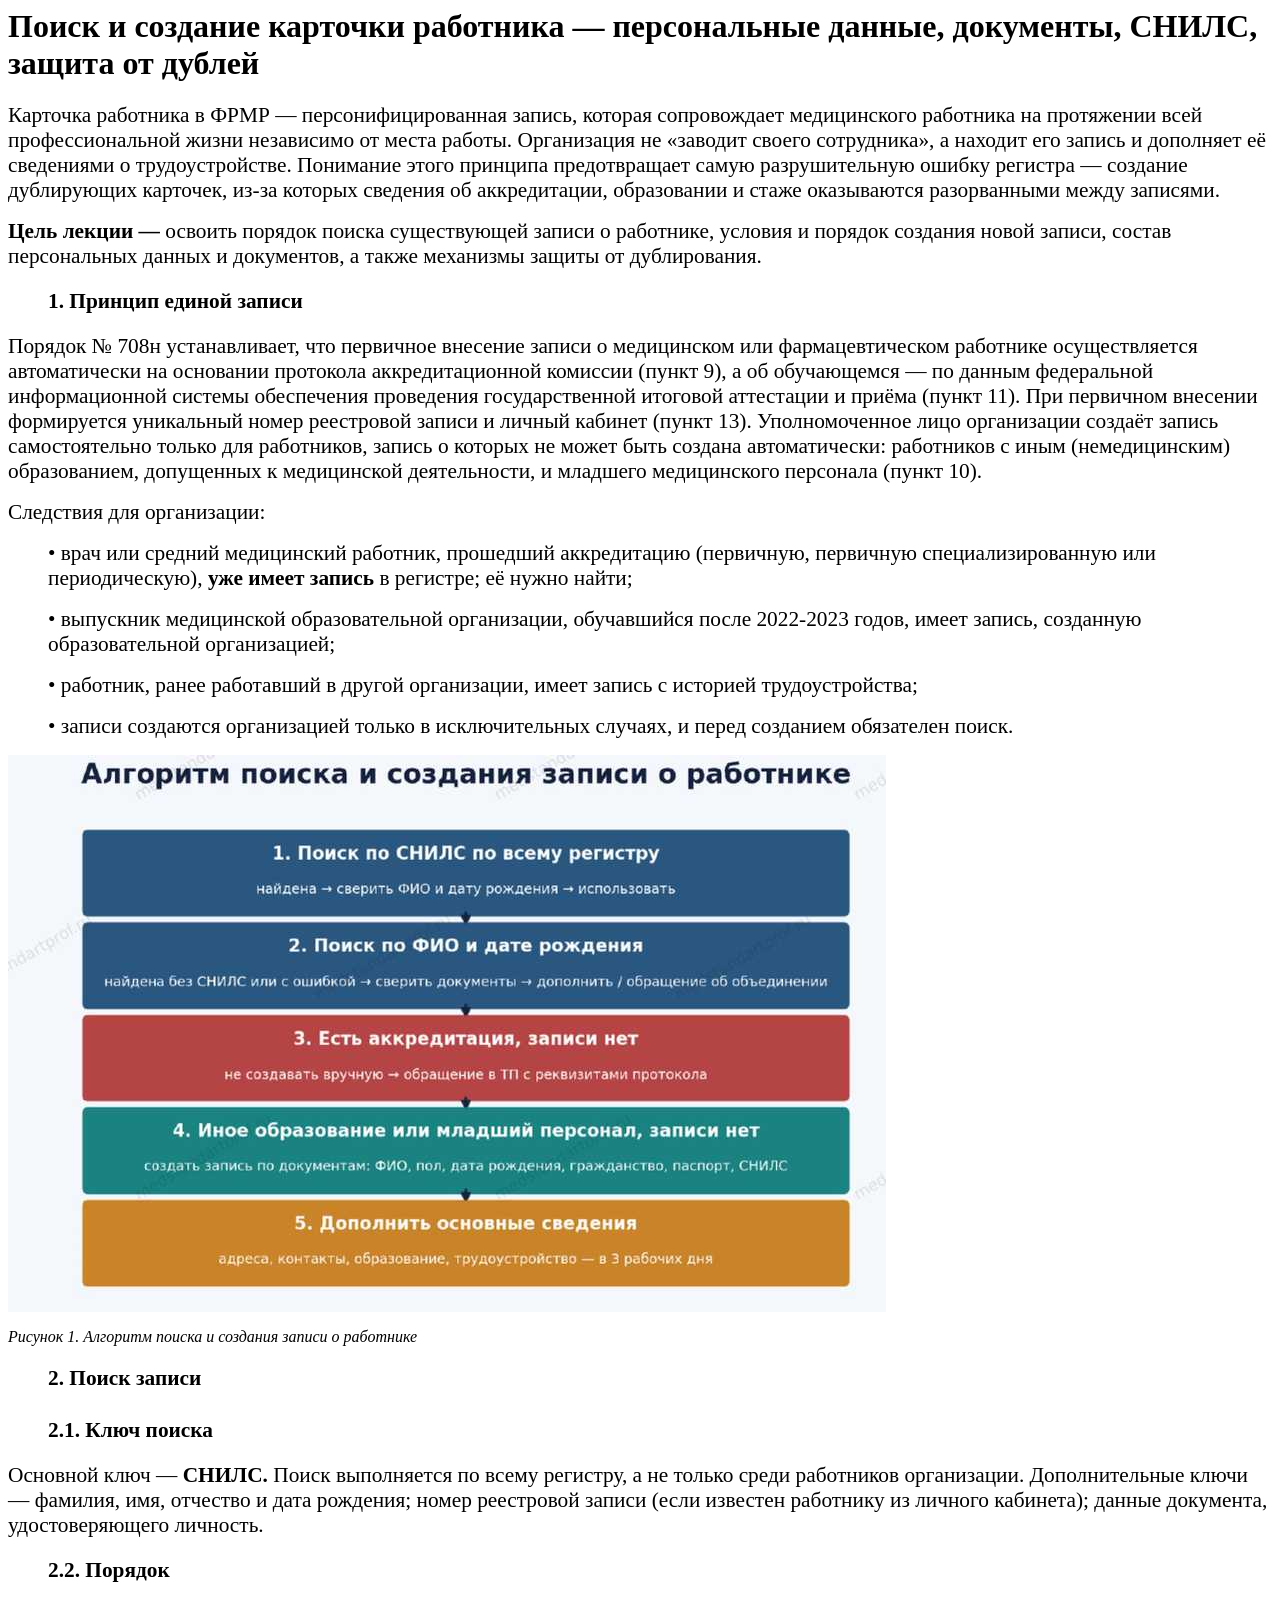
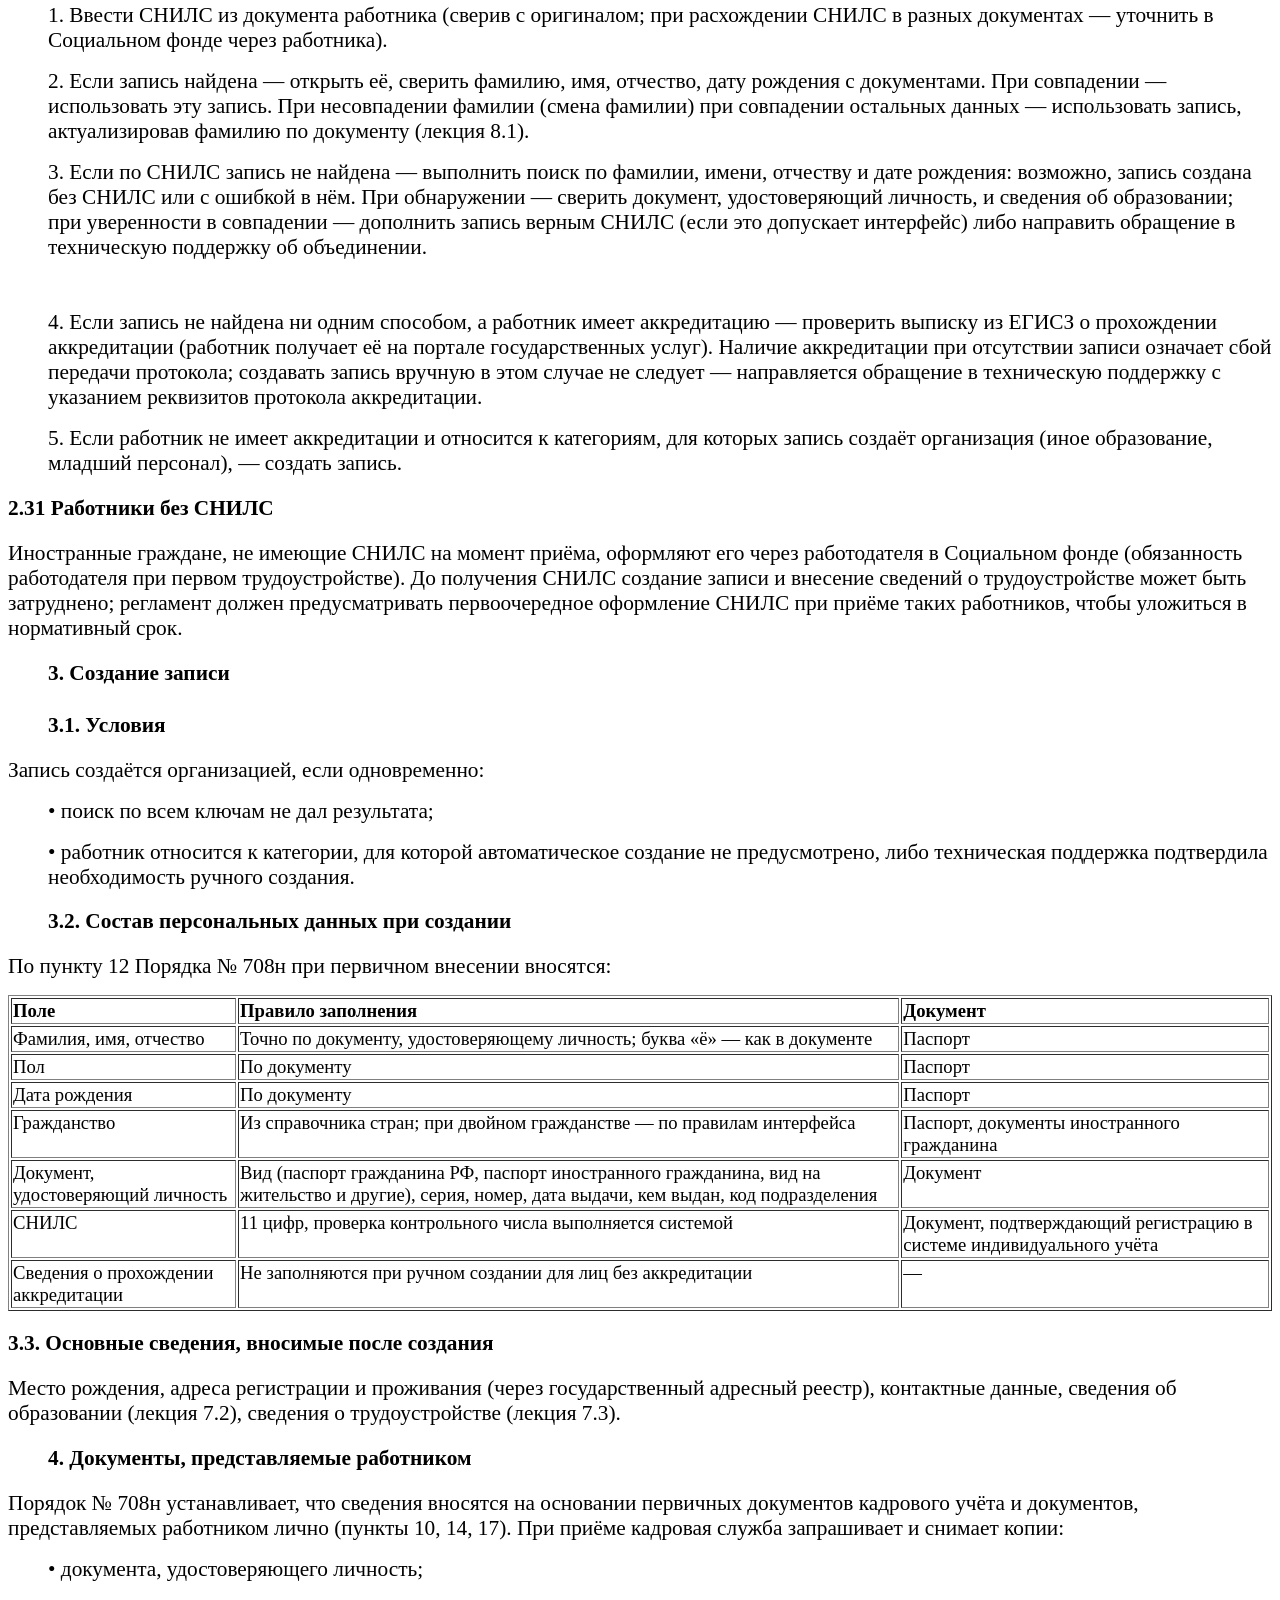
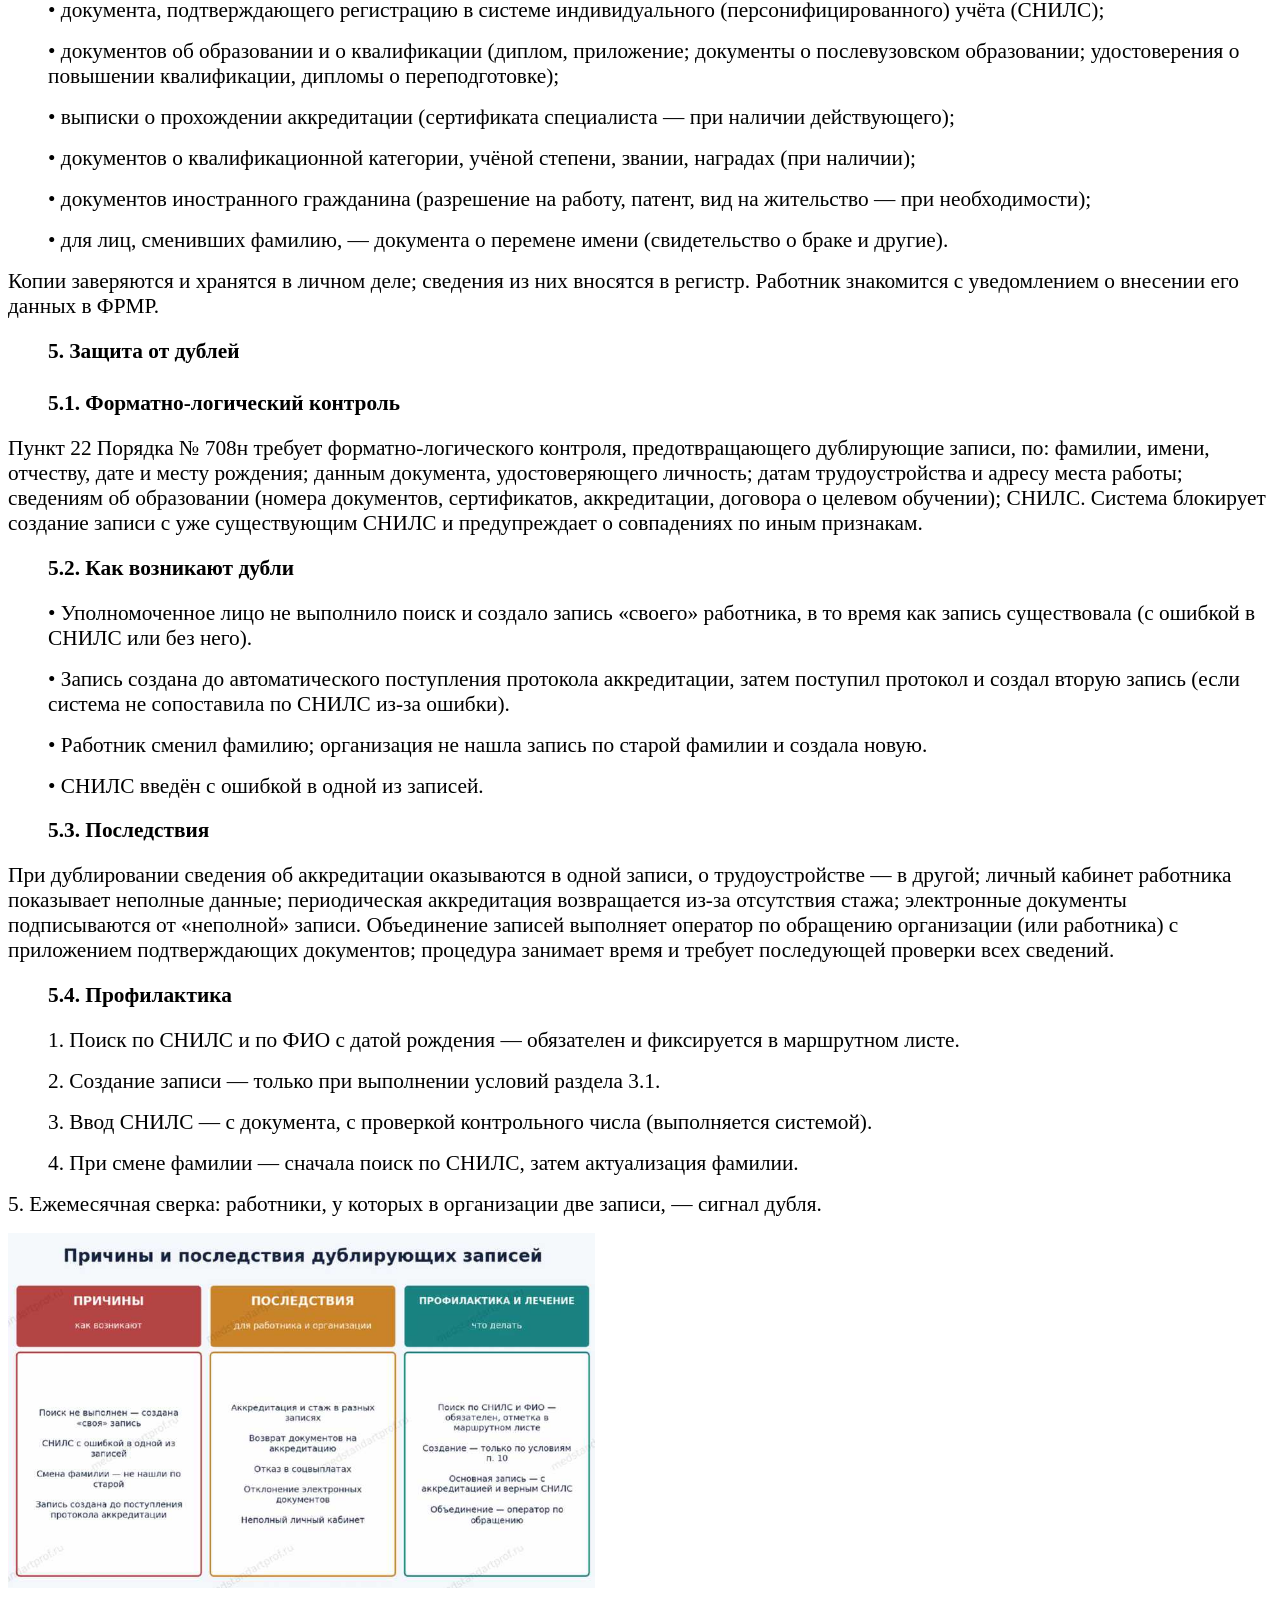
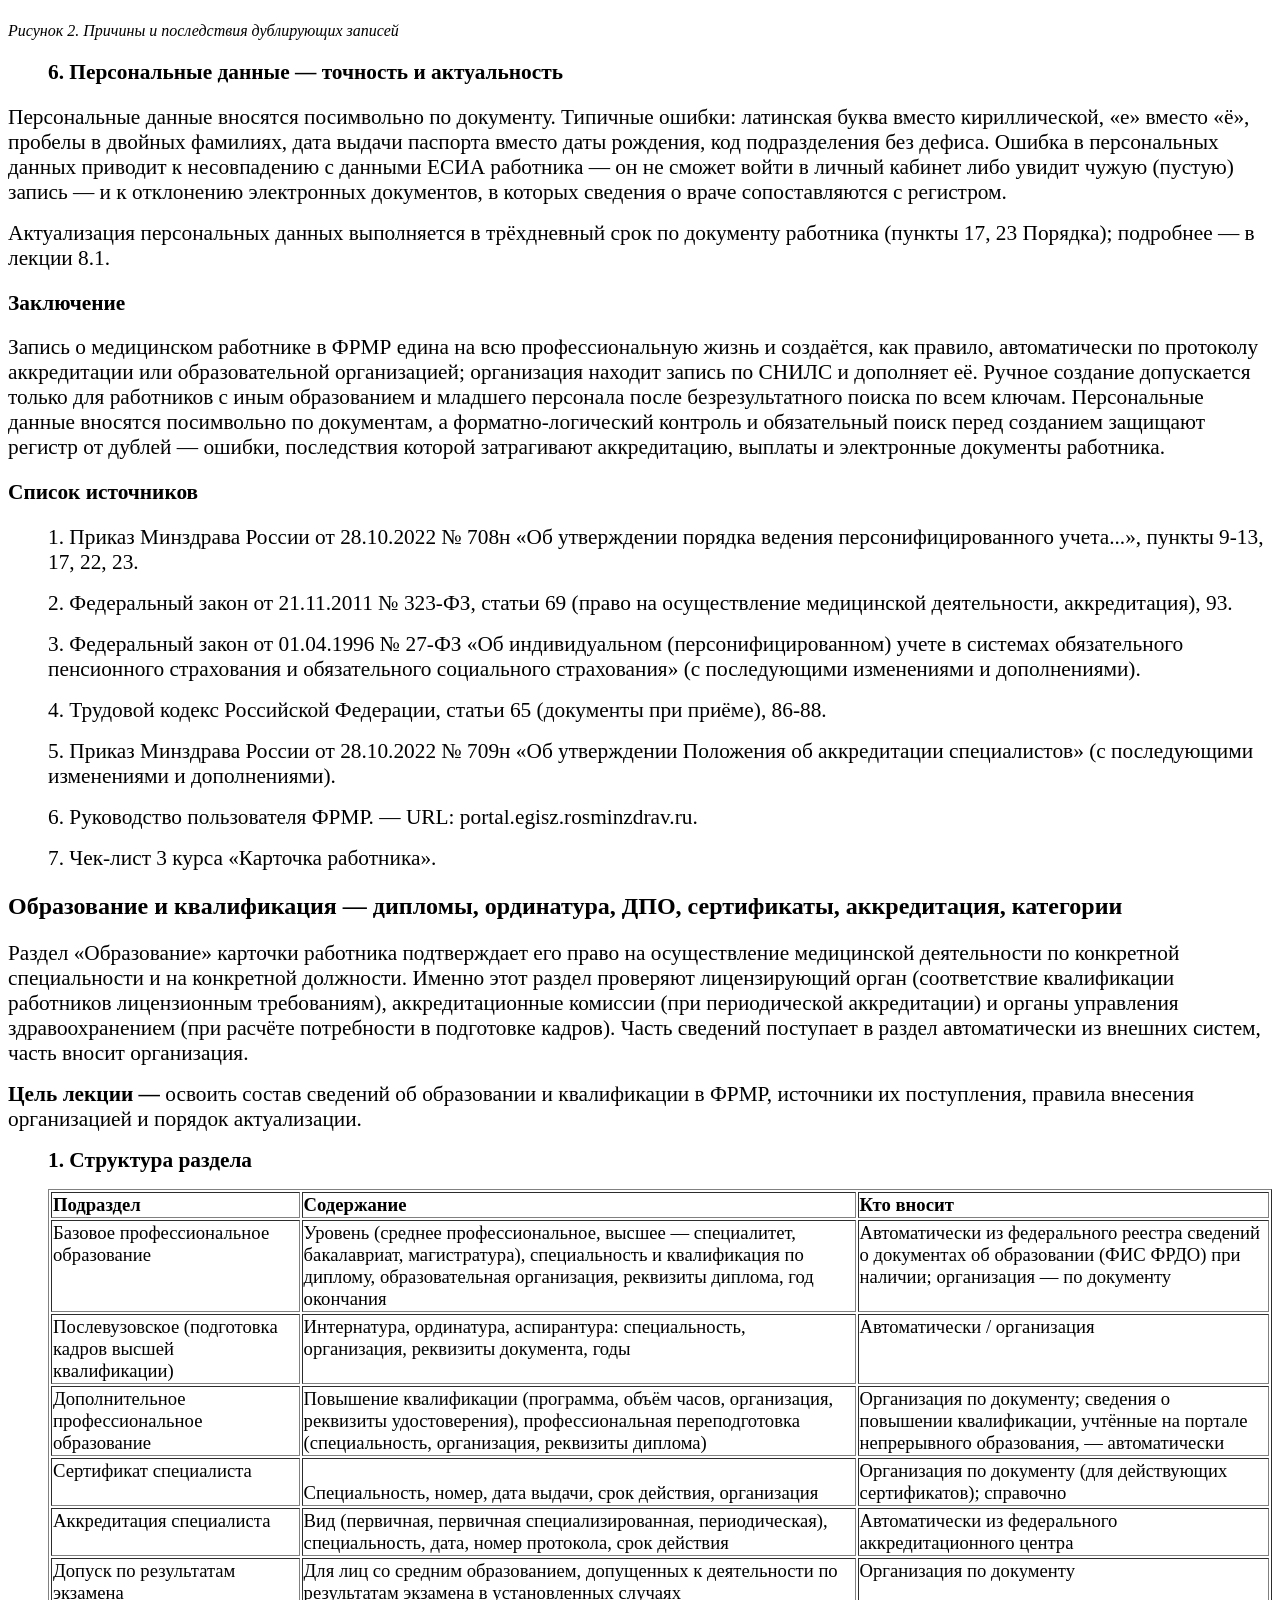
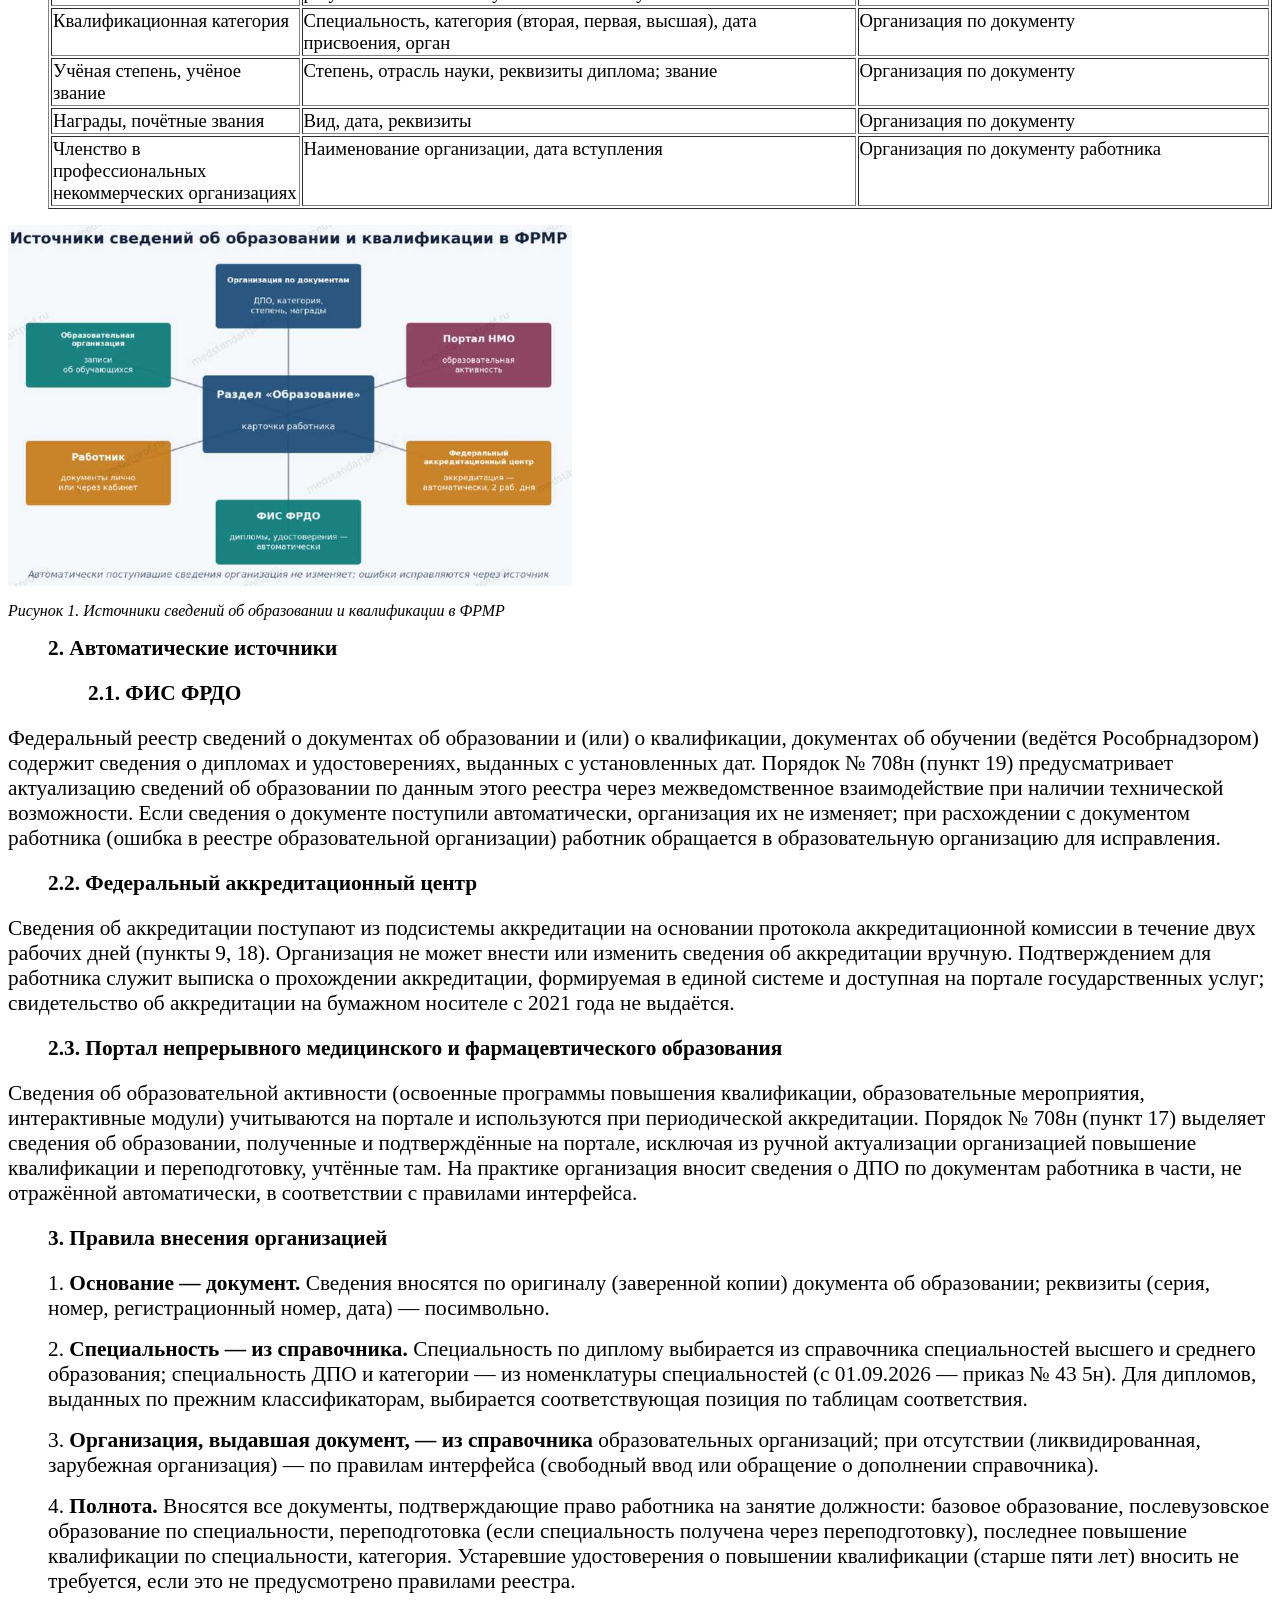
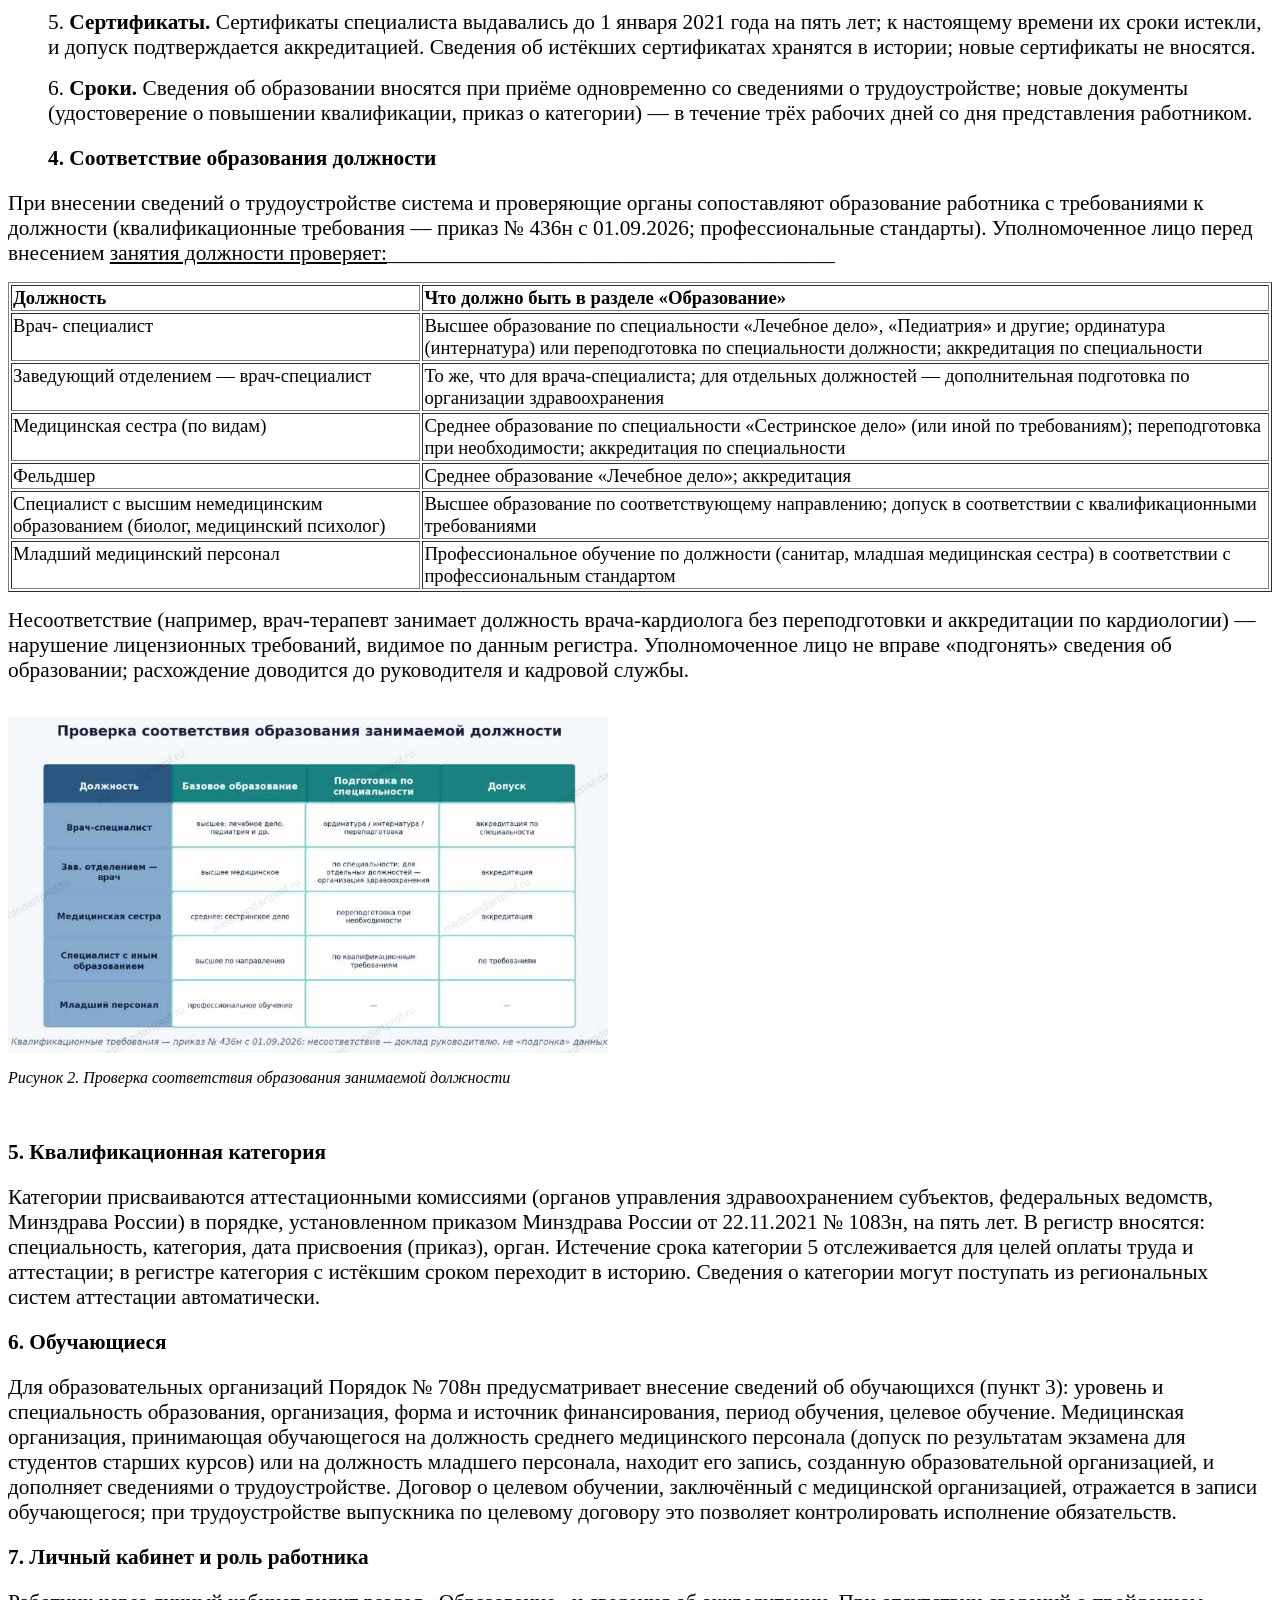
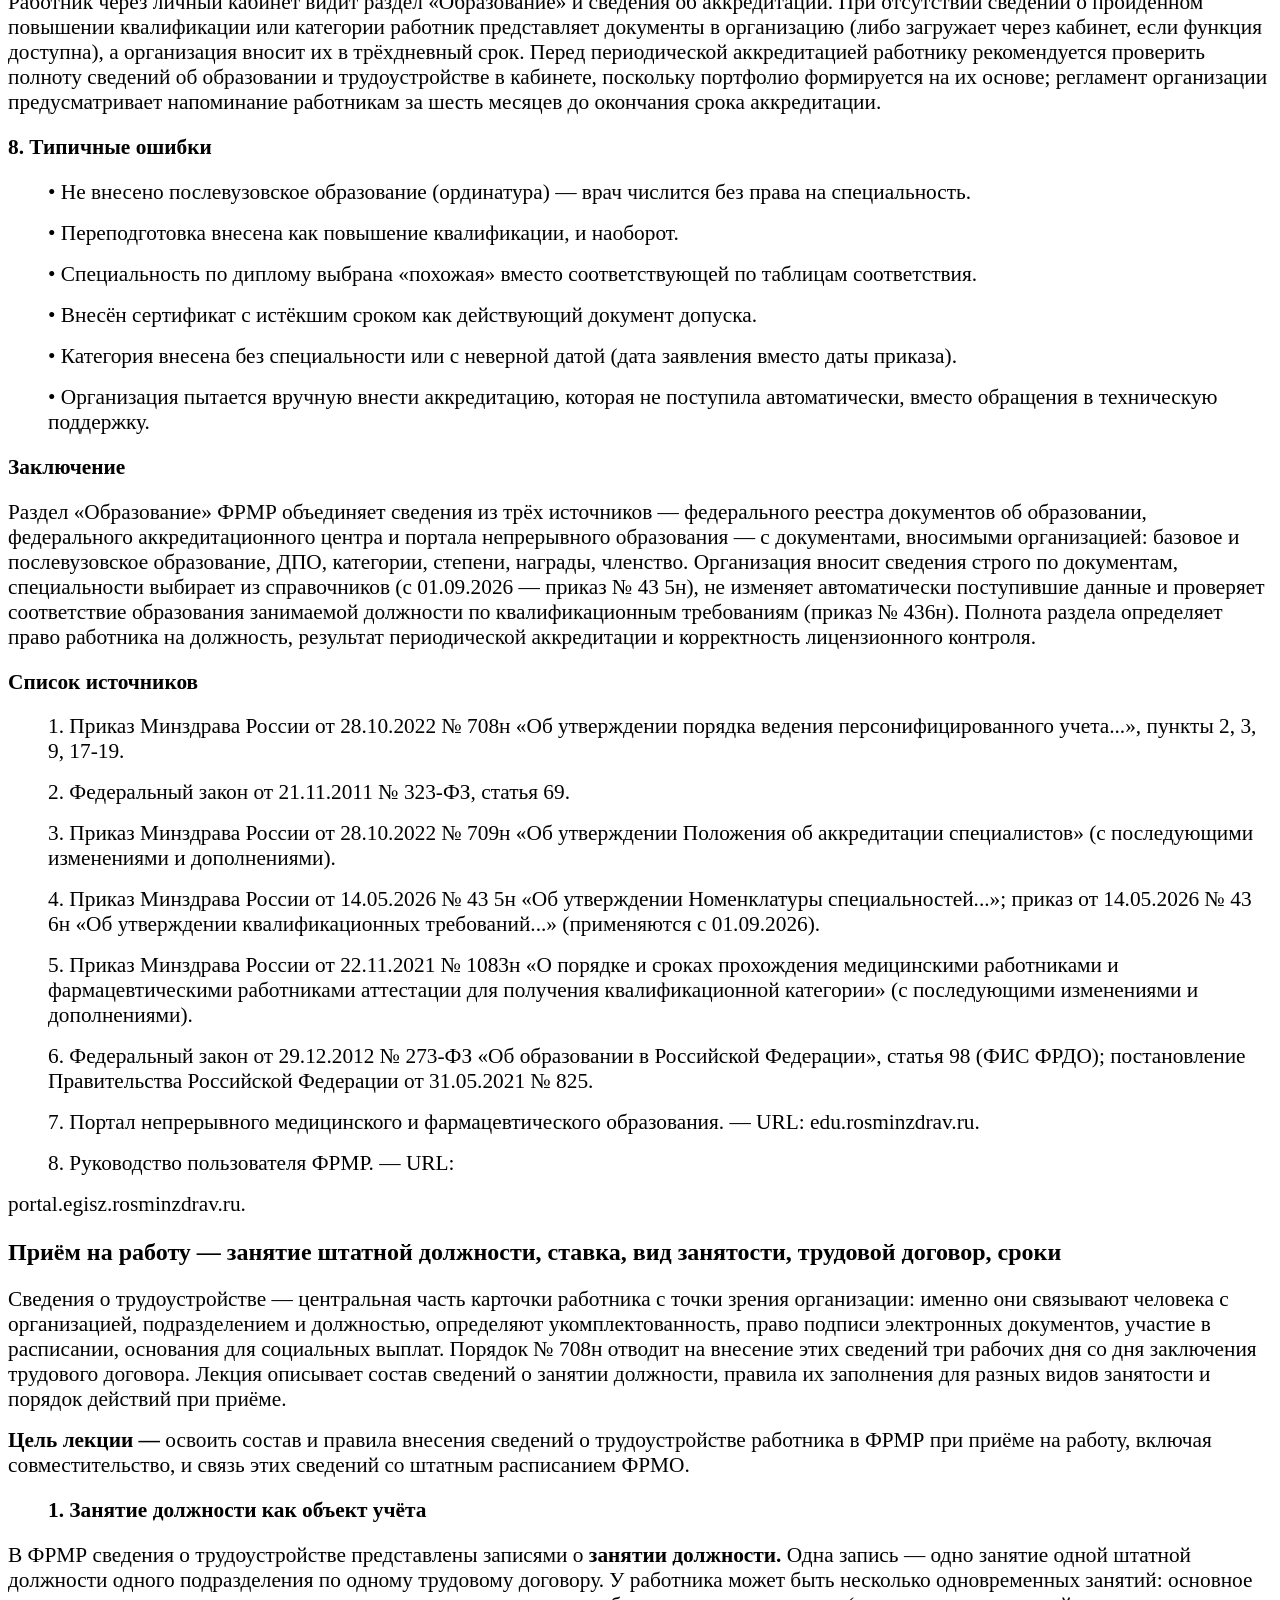
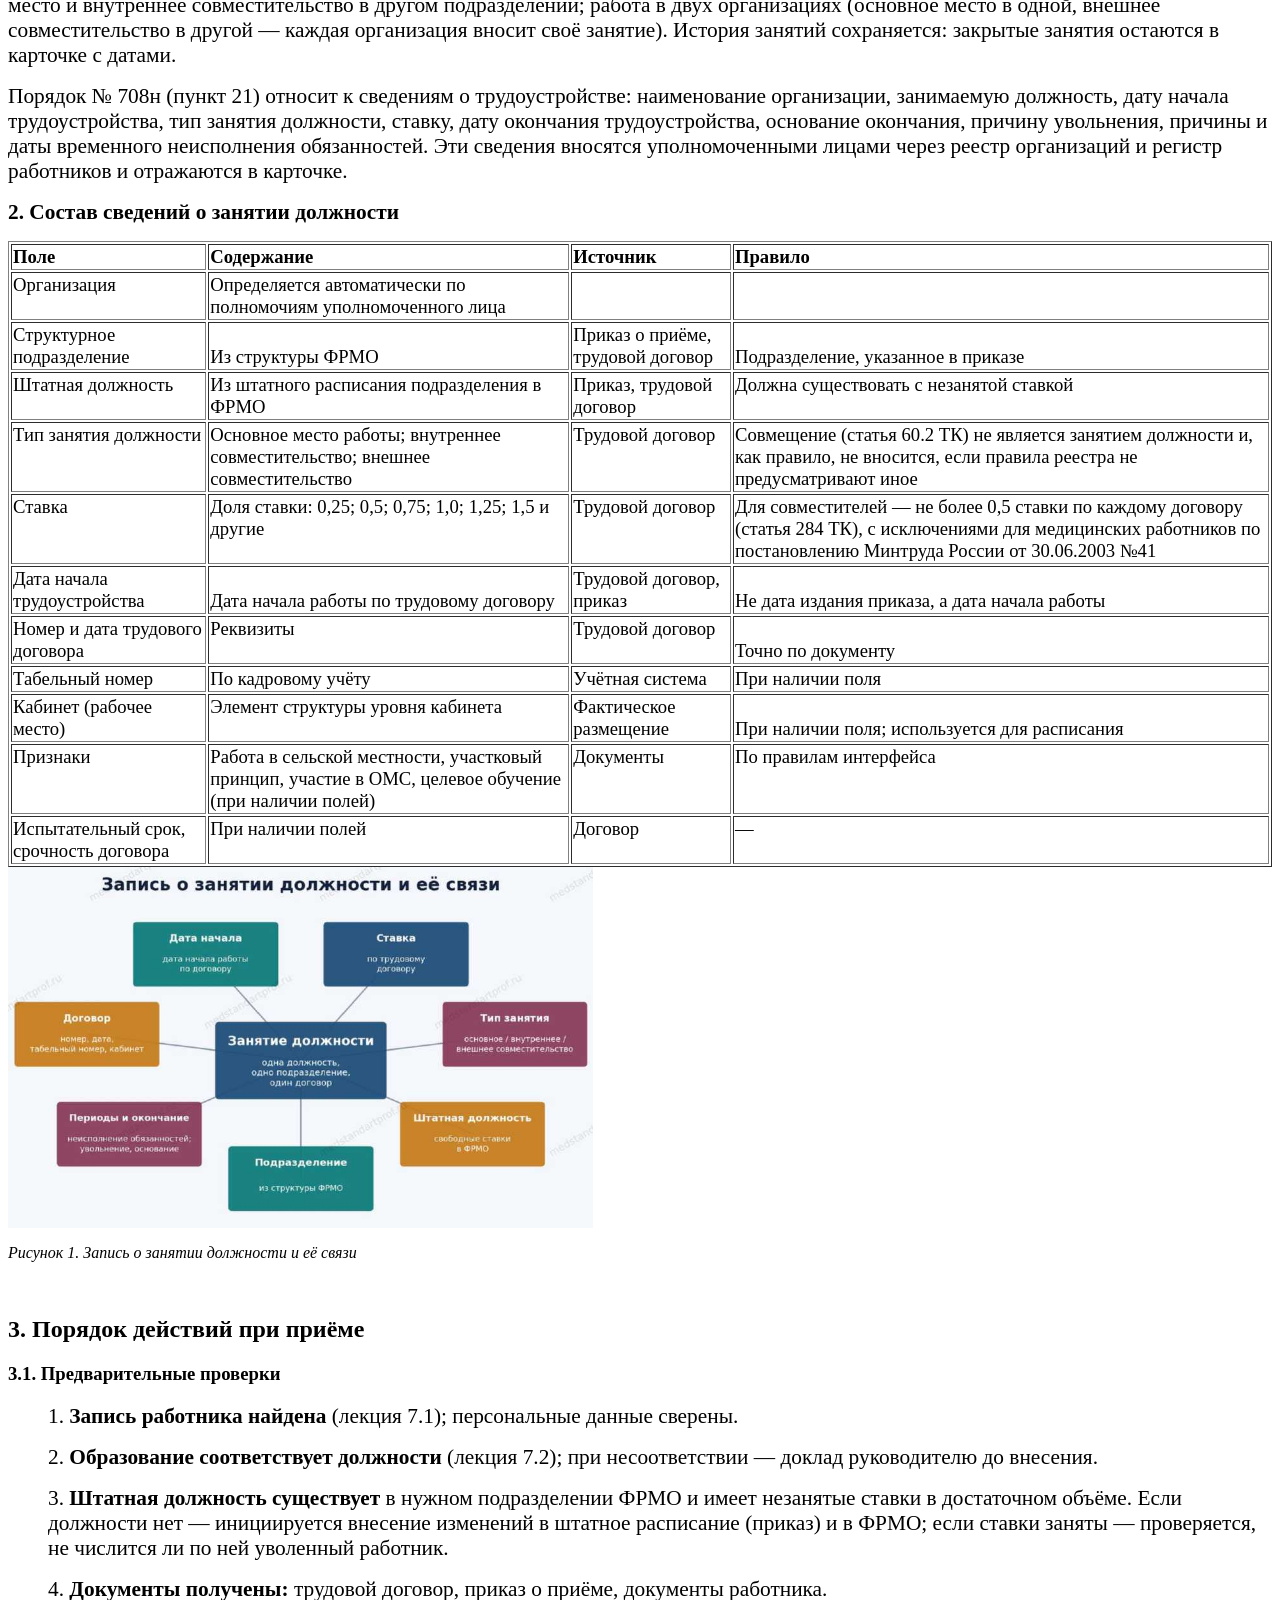
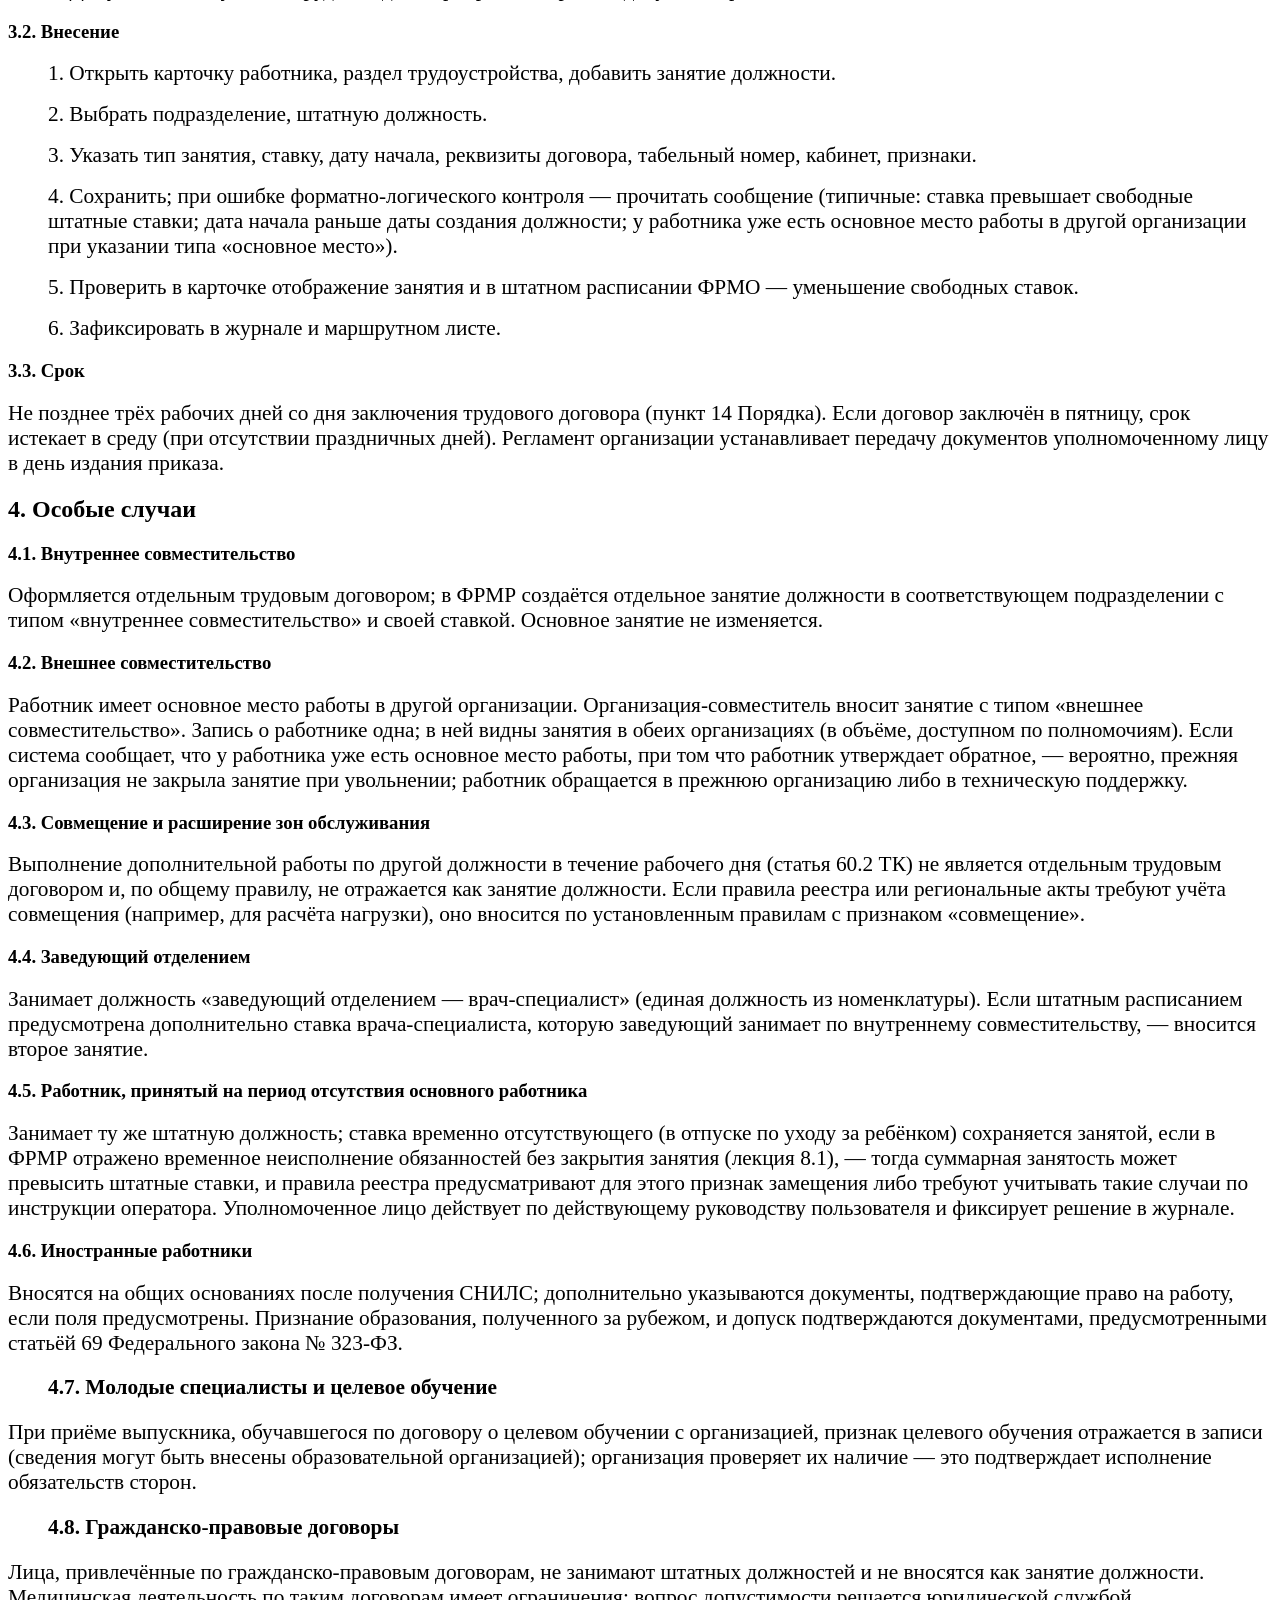
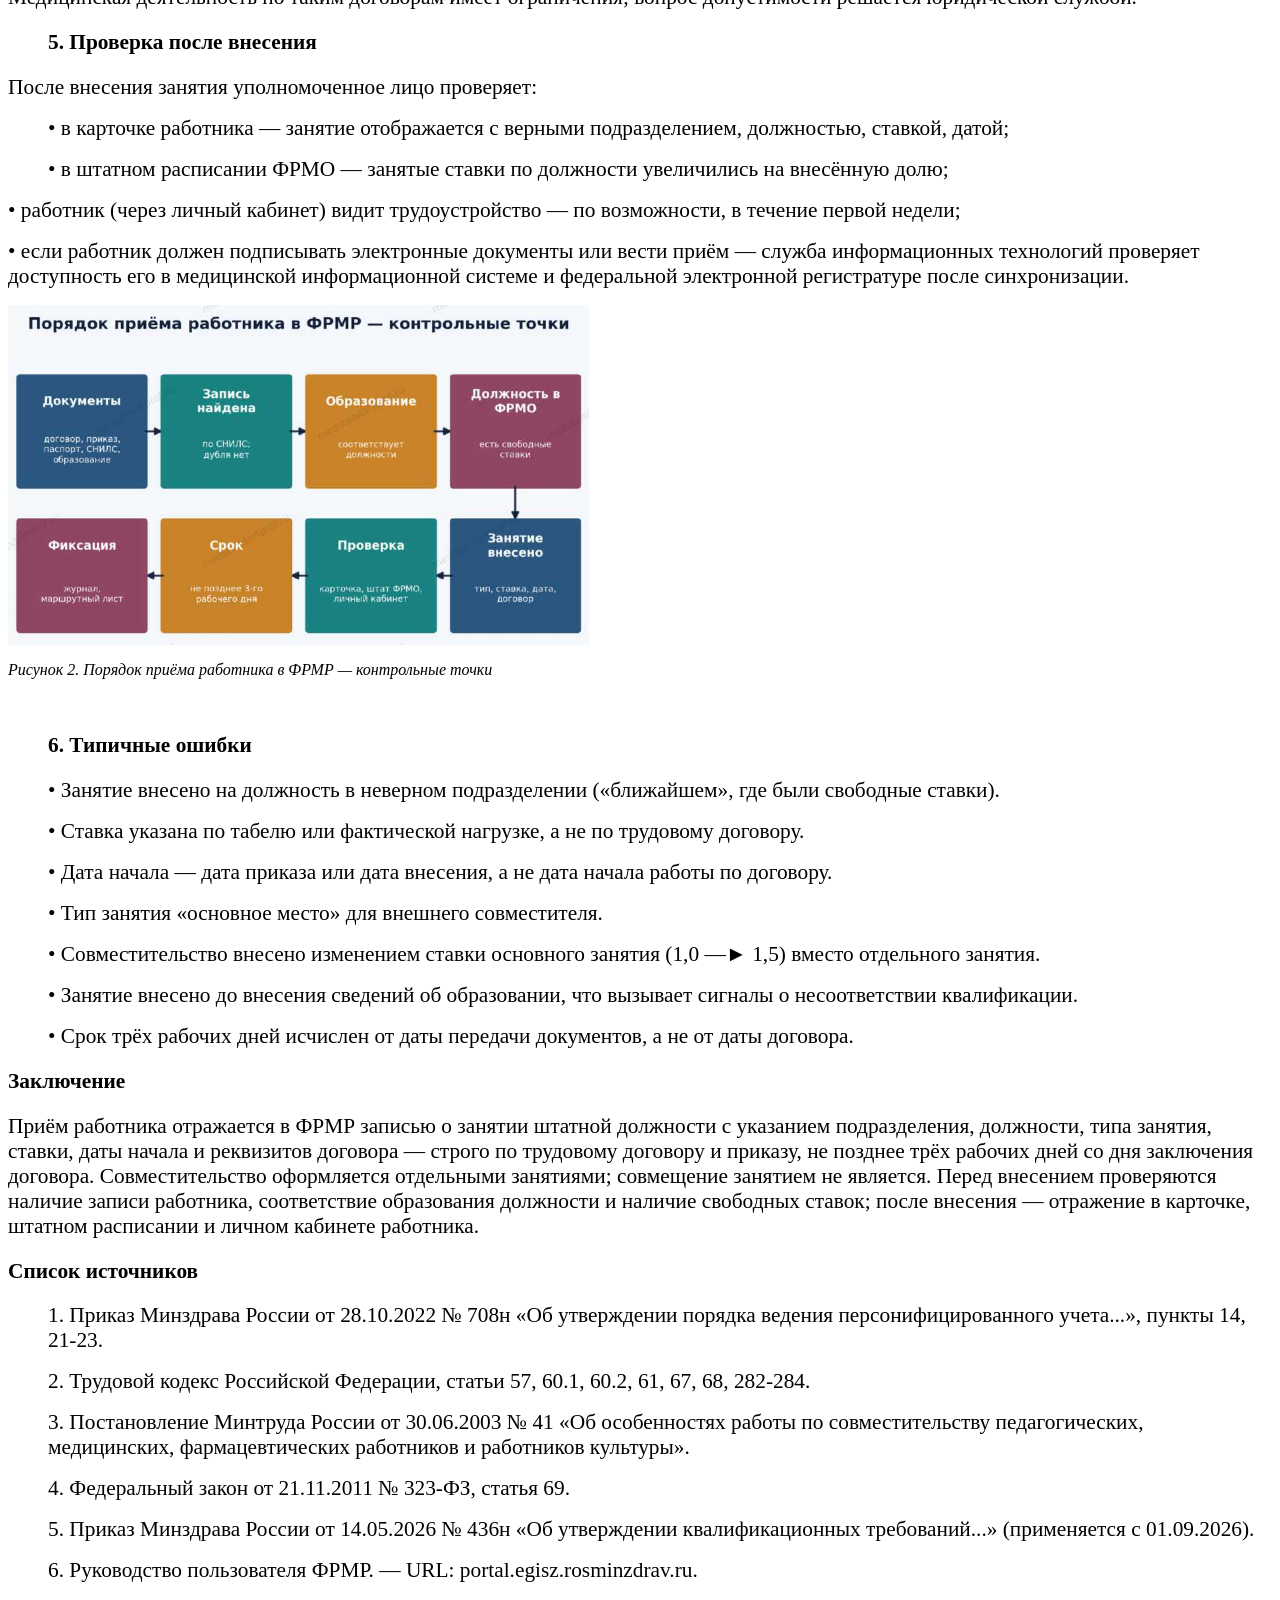
<file: лекции/лекция-7.htm>
﻿<!DOCTYPE HTML PUBLIC "-//W3C//DTD HTML 4.0 Transitional//EN"
        "http://www.w3.org/TR/1998/REC-html40-19980424/loose.dtd">
<html lang="">
<head>
    <meta http-equiv="content-type" content="text/html; charset=UTF-8">
    <meta name="generator" content="PDFsharp 1.50.4000-netstandard (https://github.com/ststeiger/PdfSharpCore)">
    <meta name="author" content="NAPS2">
    <meta name="description" content="Отсканированное изображение">
    <title>Отсканированное изображение</title>
    <style type="text/css">
        table.main {
        }

        tr.row {
        }

        td.cell {
        }

        div.block {
        }

        div.paragraph {
        }

        .font0 {
            font: 14pt Tahoma, sans-serif;
        }

        .font1 {
            font: 12pt Times New Roman, serif;
        }

        .font2 {
            font: 13pt Times New Roman, serif;
        }

        .font3 {
            font: 14pt Times New Roman, serif;
        }

        .font4 {
            font: 16pt Times New Roman, serif;
        }

        .font5 {
            font: 18pt Times New Roman, serif;
        }

    </style>
</head>
<body><a name="caption1"></a>
<h1>Поиск и создание карточки работника — персональные данные, документы, СНИЛС, защита от дублей
</h1>
<p><span class="font4">Карточка работника в ФРМР — персонифицированная запись, которая сопровождает медицинского работника на протяжении всей профессиональной жизни независимо от места работы. Организация не «заводит своего сотрудника», а находит его запись и дополняет её сведениями о трудоустройстве. Понимание этого принципа предотвращает самую разрушительную ошибку регистра — создание дублирующих карточек, из-за которых сведения об аккредитации, образовании и стаже оказываются разорванными между записями.</span>
</p>
<p><span class="font4" style="font-weight:bold;">Цель лекции — </span><span class="font4">освоить порядок поиска существующей записи о работнике, условия и порядок создания новой записи, состав персональных данных и документов, а также механизмы защиты от дублирования.</span>
</p>
<ul style="list-style:none;">
    <li>
        <h2><a name="bookmark2"></a><span class="font4" style="font-weight:bold;"><a name="bookmark3"></a>1.  Принцип единой записи</span>
        </h2></li>
</ul>
<p><span class="font4">Порядок № 708н устанавливает, что первичное внесение записи о медицинском или фармацевтическом работнике осуществляется автоматически на основании протокола аккредитационной комиссии (пункт 9), а об обучающемся — по данным федеральной информационной системы обеспечения проведения государственной итоговой аттестации и приёма (пункт 11). При первичном внесении формируется уникальный номер реестровой записи и личный кабинет (пункт 13). Уполномоченное лицо организации создаёт запись самостоятельно только для работников, запись о которых не может быть создана автоматически: работников с иным (немедицинским) образованием, допущенных к медицинской деятельности, и младшего медицинского персонала (пункт 10).</span>
</p>
<p><span class="font4">Следствия для организации:</span></p>
<ul style="list-style:none;">
    <li>
        <p><span class="font4">•  врач или средний медицинский работник, прошедший аккредитацию (первичную, первичную специализированную или периодическую), </span><span
                class="font4" style="font-weight:bold;">уже имеет запись </span><span class="font4">в регистре; её нужно найти;</span>
        </p></li>
    <li>
        <p><span class="font4">•  выпускник медицинской образовательной организации, обучавшийся после 2022-2023 годов, имеет запись, созданную образовательной организацией;</span>
        </p></li>
    <li>
        <p><span class="font4">•  работник, ранее работавший в другой организации, имеет запись с историей трудоустройства;</span>
        </p></li>
    <li>
        <p><span class="font4">•  записи создаются организацией только в исключительных случаях, и перед созданием обязателен поиск.</span>
        </p></li>
</ul>
<img src="лекция-7_files/лекция-7-1.jpg" alt="" >
<p><span class="font1" style="font-style:italic;">Рисунок 1. Алгоритм поиска и создания записи о работнике</span></p>
<ul style="list-style:none;">
    <li>
        <h2><a name="bookmark4"></a><span class="font4" style="font-weight:bold;"><a name="bookmark5"></a>2.  Поиск записи</span><br><br><span
                class="font4" style="font-weight:bold;"><a
                name="bookmark6"></a>2.1.  Ключ поиска</span></h2></li>
</ul>
<p><span class="font4">Основной ключ — </span><span class="font4" style="font-weight:bold;">СНИЛС. </span><span
        class="font4">Поиск выполняется по всему регистру, а не только среди работников организации. Дополнительные ключи — фамилия, имя, отчество и дата рождения; номер реестровой записи (если известен работнику из личного кабинета); данные документа, удостоверяющего личность.</span>
</p>
<ul style="list-style:none;">
    <li>
        <h2><a name="bookmark7"></a><span class="font4" style="font-weight:bold;"><a name="bookmark8"></a>2.2.  Порядок</span>
        </h2></li>
</ul>
<ul style="list-style:none;">
    <li>
        <p><span class="font4">1.  Ввести СНИЛС из документа работника (сверив с оригиналом; при расхождении СНИЛС в разных документах — уточнить в Социальном фонде через работника).</span>
        </p></li>
    <li>
        <p><span class="font4">2.  Если запись найдена — открыть её, сверить фамилию, имя, отчество, дату рождения с документами. При совпадении — использовать эту запись. При несовпадении фамилии (смена фамилии) при совпадении остальных данных — использовать запись, актуализировав фамилию по документу (лекция 8.1).</span>
        </p></li>
    <li>
        <p><span class="font4">3.  Если по СНИЛС запись не найдена — выполнить поиск по фамилии, имени, отчеству и дате рождения: возможно, запись создана без СНИЛС или с ошибкой в нём. При обнаружении — сверить документ, удостоверяющий личность, и сведения об образовании; при уверенности в совпадении — дополнить запись верным СНИЛС (если это допускает интерфейс) либо направить обращение в техническую поддержку об объединении.</span>
        </p>
        <br clear="all"></li>



    <li>
        <p><span class="font4">4.  Если запись не найдена ни одним способом, а работник имеет аккредитацию — проверить выписку из ЕГИСЗ о прохождении аккредитации (работник получает её на портале государственных услуг). Наличие аккредитации при отсутствии записи означает сбой передачи протокола; создавать запись вручную в этом случае не следует — направляется обращение в техническую поддержку с указанием реквизитов протокола аккредитации.</span>
        </p>
    </li>
    <li><p><span class="font4">5.  Если работник не имеет аккредитации и относится к категориям, для которых запись создаёт организация (иное образование, младший персонал), — создать запись.</span>
    </p></li>
</ul>
<h2><a name="bookmark9"></a><span class="font4" style="font-weight:bold;"><a name="bookmark10"></a>2.31 Работники без СНИЛС</span>
</h2>
<p><span class="font4">Иностранные граждане, не имеющие СНИЛС на момент приёма, оформляют его через работодателя в Социальном фонде (обязанность работодателя при первом трудоустройстве). До получения СНИЛС создание записи и внесение сведений о трудоустройстве может быть затруднено; регламент должен предусматривать первоочередное оформление СНИЛС при приёме таких работников, чтобы уложиться в нормативный срок.</span>
</p>
<ul style="list-style:none;">
    <li>
        <h2><a name="bookmark11"></a><span class="font4" style="font-weight:bold;"><a name="bookmark12"></a>3.  Создание записи</span><br><br><span
                class="font4" style="font-weight:bold;"><a name="bookmark13"></a>3.1.  Условия</span>
        </h2></li>
</ul>
<p><span class="font4">Запись создаётся организацией, если одновременно:</span></p>
<ul style="list-style:none;">
    <li>
        <p><span class="font4">•  поиск по всем ключам не дал результата;</span></p></li>
    <li>
        <p><span class="font4">•  работник относится к категории, для которой автоматическое создание не предусмотрено, либо техническая поддержка подтвердила необходимость ручного создания.</span>
        </p></li>
</ul>
<ul style="list-style:none;">
    <li>
        <h2><a name="bookmark14"></a><span class="font4" style="font-weight:bold;"><a name="bookmark15"></a>3.2.  Состав персональных данных при создании</span>
        </h2></li>
</ul>
<p><span class="font4">По пункту 12 Порядка № 708н при первичном внесении вносятся:</span></p>
<table border="1">
    <tr>
        <td style="vertical-align:top;">
            <p><span class="font3" style="font-weight:bold;">Поле</span></p></td>
        <td style="vertical-align:top;">
            <p><span class="font3" style="font-weight:bold;">Правило заполнения</span></p></td>
        <td style="vertical-align:top;">
            <p><span class="font3" style="font-weight:bold;">Документ</span></p></td>
    </tr>
    <tr>
        <td style="vertical-align:top;">
            <p><span class="font3">Фамилия, имя, отчество</span></p></td>
        <td style="vertical-align:top;">
            <p><span class="font3">Точно по документу, удостоверяющему личность; буква «ё» — как в документе</span></p>
        </td>
        <td style="vertical-align:top;">
            <p><span class="font3">Паспорт</span></p></td>
    </tr>
    <tr>
        <td style="vertical-align:top;">
            <p><span class="font3">Пол</span></p></td>
        <td style="vertical-align:top;">
            <p><span class="font3">По документу</span></p></td>
        <td style="vertical-align:top;">
            <p><span class="font3">Паспорт</span></p></td>
    </tr>
    <tr>
        <td style="vertical-align:top;">
            <p><span class="font3">Дата рождения</span></p></td>
        <td style="vertical-align:top;">
            <p><span class="font3">По документу</span></p></td>
        <td style="vertical-align:top;">
            <p><span class="font3">Паспорт</span></p></td>
    </tr>
    <tr>
        <td style="vertical-align:top;">
            <p><span class="font3">Гражданство</span></p></td>
        <td style="vertical-align:top;">
            <p><span class="font3">Из справочника стран; при двойном гражданстве — по правилам интерфейса</span></p>
        </td>
        <td style="vertical-align:top;">
            <p><span class="font3">Паспорт, документы иностранного гражданина</span></p></td>
    </tr>
    <tr>
        <td style="vertical-align:top;">
            <p><span class="font3">Документ, удостоверяющий личность</span></p></td>
        <td style="vertical-align:top;">
            <p><span class="font3">Вид (паспорт гражданина РФ, паспорт иностранного гражданина, вид на жительство и другие), серия, номер, дата выдачи, кем выдан, код подразделения</span>
            </p></td>
        <td style="vertical-align:top;">
            <p><span class="font3">Документ</span></p></td>
    </tr>
    <tr>
        <td style="vertical-align:top;">
            <p><span class="font3">СНИЛС</span></p></td>
        <td style="vertical-align:top;">
            <p><span class="font3">11 цифр, проверка контрольного числа выполняется системой</span></p></td>
        <td style="vertical-align:top;">
            <p><span class="font3">Документ, подтверждающий регистрацию в системе индивидуального учёта</span></p></td>
    </tr>
    <tr>
        <td style="vertical-align:top;">
            <p><span class="font3">Сведения о прохождении аккредитации</span></p></td>
        <td style="vertical-align:top;">
            <p><span class="font3">Не заполняются при ручном создании для лиц без аккредитации</span></p></td>
        <td style="vertical-align:top;">
            <p><span class="font3">—</span></p></td>
    </tr>
</table>
<h2><a name="bookmark16"></a><span class="font4" style="font-weight:bold;"><a name="bookmark17"></a>3.3.  Основные сведения, вносимые после создания</span>
</h2>
<p><span class="font4">Место рождения, адреса регистрации и проживания (через государственный адресный реестр), контактные данные, сведения об образовании (лекция 7.2), сведения о трудоустройстве (лекция 7.3).</span>
</p>
<ul style="list-style:none;">
    <li>
        <h2><a name="bookmark18"></a><span class="font4" style="font-weight:bold;"><a name="bookmark19"></a>4.  Документы, представляемые работником</span>
        </h2></li>
</ul>
<p><span class="font4">Порядок № 708н устанавливает, что сведения вносятся на основании первичных документов кадрового учёта и документов, представляемых работником лично (пункты 10, 14, 17). При приёме кадровая служба запрашивает и снимает копии:</span>
</p>
<ul style="list-style:none;">
    <li>
        <p><span class="font4">•  документа, удостоверяющего личность;</span></p></li>
    <li>
        <p><span class="font4">•  документа, подтверждающего регистрацию в системе индивидуального (персонифицированного) учёта (СНИЛС);</span>
        </p></li>
    <li>
        <p><span class="font4">•  документов об образовании и о квалификации (диплом, приложение; документы о послевузовском образовании; удостоверения о повышении квалификации, дипломы о переподготовке);</span>
        </p></li>
    <li>
        <p><span class="font4">•  выписки о прохождении аккредитации (сертификата специалиста — при наличии действующего);</span>
        </p></li>
    <li>
        <p><span class="font4">•  документов о квалификационной категории, учёной степени, звании, наградах (при наличии);</span>
        </p></li>
    <li>
        <p><span class="font4">•  документов иностранного гражданина (разрешение на работу, патент, вид на жительство — при необходимости);</span>
        </p></li>
    <li>
        <p><span class="font4">•  для лиц, сменивших фамилию, — документа о перемене имени (свидетельство о браке и другие).</span>
        </p></li>
</ul>
<p><span class="font4">Копии заверяются и хранятся в личном деле; сведения из них вносятся в регистр. Работник знакомится с уведомлением о внесении его данных в ФРМР.</span>
</p>
<ul style="list-style:none;">
    <li>
        <h2><a name="bookmark20"></a><span class="font4" style="font-weight:bold;"><a name="bookmark21"></a>5.  Защита от дублей</span><br><br><span
                class="font4" style="font-weight:bold;"><a
                name="bookmark22"></a>5.1.  Форматно-логический контроль</span>
        </h2></li>
</ul>
<p><span class="font4">Пункт 22 Порядка № 708н требует форматно-логического контроля, предотвращающего дублирующие записи, по: фамилии, имени, отчеству, дате и месту рождения; данным документа, удостоверяющего личность; датам трудоустройства и адресу места работы; сведениям об образовании (номера документов, сертификатов, аккредитации, договора о целевом обучении); СНИЛС. Система блокирует создание записи с уже существующим СНИЛС и предупреждает о совпадениях по иным признакам.</span>
</p>
<ul style="list-style:none;">
    <li>
        <h2><a name="bookmark23"></a><span class="font4" style="font-weight:bold;"><a name="bookmark24"></a>5.2.  Как возникают дубли</span>
        </h2></li>
</ul>
<ul style="list-style:none;">
    <li>
        <p><span class="font4">•  Уполномоченное лицо не выполнило поиск и создало запись «своего» работника, в то время как запись существовала (с ошибкой в СНИЛС или без него).</span>
        </p></li>
    <li>
        <p><span class="font4">•  Запись создана до автоматического поступления протокола аккредитации, затем поступил протокол и создал вторую запись (если система не сопоставила по СНИЛС из-за ошибки).</span>
        </p></li>
    <li>
        <p><span class="font4">•  Работник сменил фамилию; организация не нашла запись по старой фамилии и создала новую.</span>
        </p></li>
    <li>
        <p><span class="font4">•  СНИЛС введён с ошибкой в одной из записей.</span></p></li>
</ul>
<ul style="list-style:none;">
    <li>
        <h2><a name="bookmark25"></a><span class="font4" style="font-weight:bold;"><a name="bookmark26"></a>5.3.  Последствия</span>
        </h2></li>
</ul>
<p><span class="font4">При дублировании сведения об аккредитации оказываются в одной записи, о трудоустройстве — в другой; личный кабинет работника показывает неполные данные; периодическая аккредитация возвращается из-за отсутствия стажа; электронные документы подписываются от «неполной» записи. Объединение записей выполняет оператор по обращению организации (или работника) с приложением подтверждающих документов; процедура занимает время и требует последующей проверки всех сведений.</span>
</p>
<ul style="list-style:none;">
    <li>
        <h2><a name="bookmark27"></a><span class="font4" style="font-weight:bold;"><a name="bookmark28"></a>5.4.  Профилактика</span>
        </h2></li>
</ul>
<ul style="list-style:none;">
    <li>
        <p><span class="font4">1.  Поиск по СНИЛС и по ФИО с датой рождения — обязателен и фиксируется в маршрутном листе.</span>
        </p></li>
    <li>
        <p><span class="font4">2.  Создание записи — только при выполнении условий раздела 3.1.</span>
        </p></li>
    <li>
        <p><span
                class="font4">3.  Ввод СНИЛС — с документа, с проверкой контрольного числа (выполняется системой).</span>
        </p></li>
    <li>
        <p><span class="font4">4.  При смене фамилии — сначала поиск по СНИЛС, затем актуализация фамилии.</span>
        </p></li>
</ul>
<p><span class="font4">5.  Ежемесячная сверка: работники, у которых в организации две записи, — сигнал дубля.</span>
</p>
<div><img src="лекция-7_files/лекция-7-2.jpg" alt="" style="width:440pt;height:266pt;">
</div>
<br clear="all">
<p><span class="font1" style="font-style:italic;">Рисунок 2. Причины и последствия дублирующих записей</span></p>
<ul style="list-style:none;">
    <li>
        <h2><a name="bookmark29"></a><span class="font4" style="font-weight:bold;"><a name="bookmark30"></a>6.  Персональные данные — точность и актуальность</span>
        </h2></li>
</ul>
<p><span class="font4">Персональные данные вносятся посимвольно по документу. Типичные ошибки: латинская буква вместо кириллической, «е» вместо «ё», пробелы в двойных фамилиях, дата выдачи паспорта вместо даты рождения, код подразделения без дефиса. Ошибка в персональных данных приводит к несовпадению с данными ЕСИА работника — он не сможет войти в личный кабинет либо увидит чужую (пустую) запись — и к отклонению электронных документов, в которых сведения о враче сопоставляются с регистром.</span>
</p>
<p><span class="font4">Актуализация персональных данных выполняется в трёхдневный срок по документу работника (пункты 17, 23 Порядка); подробнее — в лекции 8.1.</span>
</p>
<h2><a name="bookmark31"></a><span class="font4" style="font-weight:bold;"><a name="bookmark32"></a>Заключение</span>
</h2>
<p><span class="font4">Запись о медицинском работнике в ФРМР едина на всю профессиональную жизнь и создаётся, как правило, автоматически по протоколу аккредитации или образовательной организацией; организация находит запись по СНИЛС и дополняет её. Ручное создание допускается только для работников с иным образованием и младшего персонала после безрезультатного поиска по всем ключам. Персональные данные вносятся посимвольно по документам, а форматно-логический контроль и обязательный поиск перед созданием защищают регистр от дублей — ошибки, последствия которой затрагивают аккредитацию, выплаты и электронные документы работника.</span>
</p>
<h2><a name="bookmark33"></a><span class="font4" style="font-weight:bold;"><a
        name="bookmark34"></a>Список источников</span></h2>
<ul style="list-style:none;">
    <li>
        <p><span class="font4">1.  Приказ Минздрава России от 28.10.2022 № 708н «Об утверждении порядка ведения персонифицированного учета...», пункты 9-13, 17, 22, 23.</span>
        </p></li>
    <li>
        <p><span class="font4">2.  Федеральный закон от 21.11.2011 № 323-ФЗ, статьи 69 (право на осуществление медицинской деятельности, аккредитация), 93.</span>
        </p></li>
    <li>
        <p><span class="font4">3.  Федеральный закон от 01.04.1996 № 27-ФЗ «Об индивидуальном (персонифицированном) учете в системах обязательного пенсионного страхования и обязательного социального страхования» (с последующими изменениями и дополнениями).</span>
        </p></li>
    <li>
        <p><span class="font4">4.  Трудовой кодекс Российской Федерации, статьи 65 (документы при приёме), 86-88.</span>
        </p></li>
    <li>
        <p><span class="font4">5.  Приказ Минздрава России от 28.10.2022 № 709н «Об утверждении Положения об аккредитации специалистов» (с последующими изменениями и дополнениями).</span>
        </p></li>
    <li>
        <p><span
                class="font4">6.  Руководство пользователя ФРМР. — URL: portal.egisz.rosminzdrav.ru.</span>
        </p></li>
    <li>
        <p><span class="font4">7.  Чек-лист 3 курса «Карточка работника».</span></p></li>
</ul>
<h1><a name="bookmark35"></a><span class="font5" style="font-weight:bold;"><a name="bookmark36"></a>Образование и квалификация — дипломы, ординатура, ДПО, сертификаты, аккредитация, категории</span>
</h1>
<p><span class="font4">Раздел «Образование» карточки работника подтверждает его право на осуществление медицинской деятельности по конкретной специальности и на конкретной должности. Именно этот раздел проверяют лицензирующий орган (соответствие квалификации работников лицензионным требованиям), аккредитационные комиссии (при периодической аккредитации) и органы управления здравоохранением (при расчёте потребности в подготовке кадров). Часть сведений поступает в раздел автоматически из внешних систем, часть вносит организация.</span>
</p>
<p><span class="font4" style="font-weight:bold;">Цель лекции — </span><span class="font4">освоить состав сведений об образовании и квалификации в ФРМР, источники их поступления, правила внесения организацией и порядок актуализации.</span>
</p>
<ul style="list-style:none;">
    <li>
        <p><span class="font4" style="font-weight:bold;">1.  Структура раздела</span></p>
        <table border="1">
            <tr>
                <td style="vertical-align:bottom;">
                    <p><span class="font3" style="font-weight:bold;">Подраздел</span></p></td>
                <td style="vertical-align:bottom;">
                    <p><span class="font3" style="font-weight:bold;">Содержание</span></p></td>
                <td style="vertical-align:bottom;">
                    <p><span class="font3" style="font-weight:bold;">Кто вносит</span></p></td>
            </tr>
            <tr>
                <td style="vertical-align:top;">
                    <p><span class="font3">Базовое профессиональное образование</span></p></td>
                <td style="vertical-align:bottom;">
                    <p><span class="font3">Уровень (среднее профессиональное, высшее — специалитет, бакалавриат, магистратура), специальность и квалификация по диплому, образовательная организация, реквизиты диплома, год окончания</span>
                    </p></td>
                <td style="vertical-align:top;">
                    <p><span class="font3">Автоматически из федерального реестра сведений о документах об образовании (ФИС ФРДО) при наличии; организация — по документу</span>
                    </p></td>
            </tr>
            <tr>
                <td style="vertical-align:top;">
                    <p><span class="font3">Послевузовское (подготовка кадров высшей квалификации)</span></p></td>
                <td style="vertical-align:top;">
                    <p><span class="font3">Интернатура, ординатура, аспирантура: специальность, организация, реквизиты документа, годы</span>
                    </p></td>
                <td style="vertical-align:top;">
                    <p><span class="font3">Автоматически / организация</span></p></td>
            </tr>
            <tr>
                <td style="vertical-align:top;">
                    <p><span class="font3">Дополнительное профессиональное образование</span></p></td>
                <td style="vertical-align:bottom;">
                    <p><span class="font3">Повышение квалификации (программа, объём часов, организация, реквизиты удостоверения), профессиональная переподготовка (специальность, организация, реквизиты диплома)</span>
                    </p></td>
                <td style="vertical-align:top;">
                    <p><span class="font3">Организация по документу; сведения о повышении квалификации, учтённые на портале непрерывного образования, — автоматически</span>
                    </p></td>
            </tr>
            <tr>
                <td style="vertical-align:top;">
                    <p><span class="font3">Сертификат специалиста</span></p></td>
                <td style="vertical-align:bottom;">
                    <p><span class="font3">Специальность, номер, дата выдачи, срок действия, организация</span></p></td>
                <td style="vertical-align:bottom;">
                    <p><span class="font3">Организация по документу (для действующих сертификатов); справочно</span></p>
                </td>
            </tr>
            <tr>
                <td style="vertical-align:top;">
                    <p><span class="font3">Аккредитация специалиста</span></p></td>
                <td style="vertical-align:top;">
                    <p><span class="font3">Вид (первичная, первичная специализированная, периодическая), специальность, дата, номер протокола, срок действия</span>
                    </p></td>
                <td style="vertical-align:top;">
                    <p><span class="font3">Автоматически из федерального аккредитационного центра</span></p></td>
            </tr>
            <tr>
                <td style="vertical-align:top;">
                    <p><span class="font3">Допуск по результатам экзамена</span></p></td>
                <td style="vertical-align:top;">
                    <p><span class="font3">Для лиц со средним образованием, допущенных к деятельности по результатам экзамена в установленных случаях</span>
                    </p></td>
                <td style="vertical-align:top;">
                    <p><span class="font3">Организация по документу</span></p></td>
            </tr>
            <tr>
                <td style="vertical-align:top;">
                    <p><span class="font3">Квалификационная категория</span></p></td>
                <td style="vertical-align:top;">
                    <p><span
                            class="font3">Специальность, категория (вторая, первая, высшая), дата присвоения, орган</span>
                    </p></td>
                <td style="vertical-align:top;">
                    <p><span class="font3">Организация по документу</span></p></td>
            </tr>
            <tr>
                <td style="vertical-align:top;">
                    <p><span class="font3">Учёная степень, учёное звание</span></p></td>
                <td style="vertical-align:top;">
                    <p><span class="font3">Степень, отрасль науки, реквизиты диплома; звание</span></p></td>
                <td style="vertical-align:top;">
                    <p><span class="font3">Организация по документу</span></p></td>
            </tr>
            <tr>
                <td style="vertical-align:top;">
                    <p><span class="font3">Награды, почётные звания</span></p></td>
                <td style="vertical-align:top;">
                    <p><span class="font3">Вид, дата, реквизиты</span></p></td>
                <td style="vertical-align:top;">
                    <p><span class="font3">Организация по документу</span></p></td>
            </tr>
            <tr>
                <td style="vertical-align:top;">
                    <p><span class="font3">Членство в профессиональных некоммерческих организациях</span></p></td>
                <td style="vertical-align:top;">
                    <p><span class="font3">Наименование организации, дата вступления</span></p></td>
                <td style="vertical-align:top;">
                    <p><span class="font3">Организация по документу работника</span></p></td>
            </tr>
        </table>
    </li>
</ul>
<img src="лекция-7_files/лекция-7-3.jpg" alt="" style="width:423pt;height:271pt;">
<p><span class="font1"
         style="font-style:italic;">Рисунок 1. Источники сведений об образовании и квалификации в ФРМР</span></p>
<ul style="list-style:none;">
    <li>
        <p><span class="font4" style="font-weight:bold;">2.  Автоматические источники</span></p>
        <ul style="list-style:none;">
            <li>
                <h2><a name="bookmark37"></a><span class="font4" style="font-weight:bold;"><a name="bookmark38"></a>2.1.  ФИС ФРДО</span>
                </h2></li>
        </ul>
    </li>
</ul>
<p><span class="font4">Федеральный реестр сведений о документах об образовании и (или) о квалификации, документах об обучении (ведётся Рособрнадзором) содержит сведения о дипломах и удостоверениях, выданных с установленных дат. Порядок № 708н (пункт 19) предусматривает актуализацию сведений об образовании по данным этого реестра через межведомственное взаимодействие при наличии технической возможности. Если сведения о документе поступили автоматически, организация их не изменяет; при расхождении с документом работника (ошибка в реестре образовательной организации) работник обращается в образовательную организацию для исправления.</span>
</p>
<ul style="list-style:none;">
    <li>
        <h2><a name="bookmark39"></a><span class="font4" style="font-weight:bold;"><a name="bookmark40"></a>2.2.  Федеральный аккредитационный центр</span>
        </h2></li>
</ul>
<p><span class="font4">Сведения об аккредитации поступают из подсистемы аккредитации на основании протокола аккредитационной комиссии в течение двух рабочих дней (пункты 9, 18). Организация не может внести или изменить сведения об аккредитации вручную. Подтверждением для работника служит выписка о прохождении аккредитации, формируемая в единой системе и доступная на портале государственных услуг; свидетельство об аккредитации на бумажном носителе с 2021 года не выдаётся.</span>
</p>
<ul style="list-style:none;">
    <li>
        <h2><a name="bookmark41"></a><span class="font4" style="font-weight:bold;"><a name="bookmark42"></a>2.3.  Портал непрерывного медицинского и фармацевтического образования</span>
        </h2></li>
</ul>
<p><span class="font4">Сведения об образовательной активности (освоенные программы повышения квалификации, образовательные мероприятия, интерактивные модули) учитываются на портале и используются при периодической аккредитации. Порядок № 708н (пункт 17) выделяет сведения об образовании, полученные и подтверждённые на портале, исключая из ручной актуализации организацией повышение квалификации и переподготовку, учтённые там. На практике организация вносит сведения о ДПО по документам работника в части, не отражённой автоматически, в соответствии с правилами интерфейса.</span>
</p>
<ul style="list-style:none;">
    <li>
        <h2><a name="bookmark43"></a><span class="font4" style="font-weight:bold;"><a name="bookmark44"></a>3.  Правила внесения организацией</span>
        </h2></li>
</ul>
<ul style="list-style:none;">
    <li>
        <p><span class="font4">1.</span><span class="font4"
                                              style="font-weight:bold;">  Основание — документ. </span><span
                class="font4">Сведения вносятся по оригиналу (заверенной копии) документа об образовании; реквизиты (серия, номер, регистрационный номер, дата) — посимвольно.</span>
        </p></li>
    <li>
        <p><span class="font4">2.</span><span class="font4"
                                              style="font-weight:bold;">  Специальность — из справочника. </span><span
                class="font4">Специальность по диплому выбирается из справочника специальностей высшего и среднего образования; специальность ДПО и категории — из номенклатуры специальностей (с 01.09.2026 — приказ № 43 5н). Для дипломов, выданных по прежним классификаторам, выбирается соответствующая позиция по таблицам соответствия.</span>
        </p></li>
</ul>
<p><span class="font4"></span>
</p>
<ul style="list-style:none;">
    <li>
        <p><span class="font4">3.</span><span class="font4" style="font-weight:bold;">  Организация, выдавшая документ, — из справочника </span><span
                class="font4">образовательных организаций; при отсутствии (ликвидированная, зарубежная организация) — по правилам интерфейса (свободный ввод или обращение о дополнении справочника).</span>
        </p></li>
    <li>
        <p><span class="font4">4.</span><span class="font4"
                                              style="font-weight:bold;">  Полнота. </span><span
                class="font4">Вносятся все документы, подтверждающие право работника на занятие должности: базовое образование, послевузовское образование по специальности, переподготовка (если специальность получена через переподготовку), последнее повышение квалификации по специальности, категория. Устаревшие удостоверения о повышении квалификации (старше пяти лет) вносить не требуется, если это не предусмотрено правилами реестра.</span>
        </p></li>
    <li>
        <p><span class="font4">5.</span><span class="font4"
                                              style="font-weight:bold;">  Сертификаты. </span><span
                class="font4">Сертификаты специалиста выдавались до 1 января 2021 года на пять лет; к настоящему времени их сроки истекли, и допуск подтверждается аккредитацией. Сведения об истёкших сертификатах хранятся в истории; новые сертификаты не вносятся.</span>
        </p></li>
    <li>
        <p><span class="font4">6.</span><span class="font4"
                                              style="font-weight:bold;">  Сроки. </span><span
                class="font4">Сведения об образовании вносятся при приёме одновременно со сведениями о трудоустройстве; новые документы (удостоверение о повышении квалификации, приказ о категории) — в течение трёх рабочих дней со дня представления работником.</span>
        </p></li>
</ul>
<ul style="list-style:none;">
    <li>
        <h2><a name="bookmark45"></a><span class="font4" style="font-weight:bold;"><a name="bookmark46"></a>4.  Соответствие образования должности</span>
        </h2></li>
</ul>
<p><span class="font4">При внесении сведений о трудоустройстве система и проверяющие органы сопоставляют образование работника с требованиями к должности (квалификационные требования — приказ № 436н с 01.09.2026; профессиональные стандарты). Уполномоченное лицо перед внесением </span><span
        class="font4" style="text-decoration:underline;">занятия должности проверяет:</span><span class="font4">__________________________________________</span>
</p>
<table border="1">
    <tr>
        <td style="vertical-align:top;">
            <p><span class="font3" style="font-weight:bold;">Должность</span></p></td>
        <td style="vertical-align:bottom;">
            <p><span class="font3" style="font-weight:bold;">Что должно быть в разделе «Образование»</span></p></td>
    </tr>
    <tr>
        <td style="vertical-align:top;">
            <p><span class="font3">Врач- специалист</span></p></td>
        <td style="vertical-align:bottom;">
            <p><span class="font3">Высшее образование по специальности «Лечебное дело», «Педиатрия» и другие; ординатура (интернатура) или переподготовка по специальности должности; аккредитация по специальности</span>
            </p></td>
    </tr>
    <tr>
        <td style="vertical-align:top;">
            <p><span class="font3">Заведующий отделением — врач-специалист</span></p></td>
        <td style="vertical-align:bottom;">
            <p><span class="font3">То же, что для врача-специалиста; для отдельных должностей — дополнительная подготовка по организации здравоохранения</span>
            </p></td>
    </tr>
    <tr>
        <td style="vertical-align:top;">
            <p><span class="font3">Медицинская сестра (по видам)</span></p></td>
        <td style="vertical-align:top;">
            <p><span class="font3">Среднее образование по специальности «Сестринское дело» (или иной по требованиям); переподготовка при необходимости; аккредитация по специальности</span>
            </p></td>
    </tr>
    <tr>
        <td style="vertical-align:top;">
            <p><span class="font3">Фельдшер</span></p></td>
        <td style="vertical-align:top;">
            <p><span class="font3">Среднее образование «Лечебное дело»; аккредитация</span></p></td>
    </tr>
    <tr>
        <td style="vertical-align:top;">
            <p><span
                    class="font3">Специалист с высшим немедицинским образованием (биолог, медицинский психолог)</span>
            </p></td>
        <td style="vertical-align:top;">
            <p><span class="font3">Высшее образование по соответствующему направлению; допуск в соответствии с квалификационными требованиями</span>
            </p></td>
    </tr>
    <tr>
        <td style="vertical-align:top;">
            <p><span class="font3">Младший медицинский персонал</span></p></td>
        <td style="vertical-align:top;">
            <p><span class="font3">Профессиональное обучение по должности (санитар, младшая медицинская сестра) в соответствии с профессиональным стандартом</span>
            </p></td>
    </tr>
</table>
<p><span class="font4">Несоответствие (например, врач-терапевт занимает должность врача-кардиолога без переподготовки и аккредитации по кардиологии) — нарушение лицензионных требований, видимое по данным регистра. Уполномоченное лицо не вправе «подгонять» сведения об образовании; расхождение доводится до руководителя и кадровой службы.</span>
</p>

<br clear="all">
<div>
    <img src="лекция-7_files/лекция-7-4.jpg" alt="" style="width:450pt;height:252pt;">
    <p><span class="font1"
             style="font-style:italic;">Рисунок 2. Проверка соответствия образования занимаемой должности</span></p>
</div>
<br clear="all">
<div>
    <h2><a name="bookmark47"></a><span class="font4" style="font-weight:bold;"><a name="bookmark48"></a>5.  Квалификационная категория</span>
    </h2>
    <p><span class="font4">Категории присваиваются аттестационными комиссиями (органов управления здравоохранением субъектов, федеральных ведомств, Минздрава России) в порядке, установленном приказом Минздрава России от 22.11.2021 № 1083н, на пять лет. В регистр вносятся: специальность, категория, дата присвоения (приказ), орган. Истечение срока категории 5 отслеживается для целей оплаты труда и аттестации; в регистре категория с истёкшим сроком переходит в историю. Сведения о категории могут поступать из региональных систем аттестации автоматически.</span>
</p>

        <h2><a name="bookmark49"></a><span class="font4" style="font-weight:bold;"><a name="bookmark50"></a>6.  Обучающиеся</span>
        </h2>
<p><span class="font4">Для образовательных организаций Порядок № 708н предусматривает внесение сведений об обучающихся (пункт 3): уровень и специальность образования, организация, форма и источник финансирования, период обучения, целевое обучение. Медицинская организация, принимающая обучающегося на должность среднего медицинского персонала (допуск по результатам экзамена для студентов старших курсов) или на должность младшего персонала, находит его запись, созданную образовательной организацией, и дополняет сведениями о трудоустройстве. Договор о целевом обучении, заключённый с медицинской организацией, отражается в записи обучающегося; при трудоустройстве выпускника по целевому договору это позволяет контролировать исполнение обязательств.</span>
</p>

        <h2><a name="bookmark51"></a><span class="font4" style="font-weight:bold;"><a name="bookmark52"></a>7.  Личный кабинет и роль работника</span>
        </h2>
<p><span class="font4">Работник через личный кабинет видит раздел «Образование» и сведения об аккредитации. При отсутствии сведений о пройденном повышении квалификации или категории работник представляет документы в организацию (либо загружает через кабинет, если функция доступна), а организация вносит их в трёхдневный срок. Перед периодической аккредитацией работнику рекомендуется проверить полноту сведений об образовании и трудоустройстве в кабинете, поскольку портфолио формируется на их основе; регламент организации предусматривает напоминание работникам за шесть месяцев до окончания срока аккредитации.</span>
</p>

        <h2><a name="bookmark53"></a><span class="font4" style="font-weight:bold;"><a name="bookmark54"></a>8.  Типичные ошибки</span>
        </h2>
<ul style="list-style:none;">
    <li>
        <p><span class="font4">•  Не внесено послевузовское образование (ординатура) — врач числится без права на специальность.</span>
        </p></li>
    <li>
        <p><span class="font4">•  Переподготовка внесена как повышение квалификации, и наоборот.</span>
        </p></li>
    <li>
        <p><span class="font4">•  Специальность по диплому выбрана «похожая» вместо соответствующей по таблицам соответствия.</span>
        </p></li>
    <li>
        <p><span
                class="font4">•  Внесён сертификат с истёкшим сроком как действующий документ допуска.</span>
        </p></li>
    <li>
        <p><span class="font4">•  Категория внесена без специальности или с неверной датой (дата заявления вместо даты приказа).</span>
        </p></li>
    <li>
        <p><span class="font4">•  Организация пытается вручную внести аккредитацию, которая не поступила автоматически, вместо обращения в техническую поддержку.</span>
        </p></li>
</ul>
<h2><a name="bookmark55"></a><span class="font4" style="font-weight:bold;"><a name="bookmark56"></a>Заключение</span>
</h2>
<p><span class="font4">Раздел «Образование» ФРМР объединяет сведения из трёх источников — федерального реестра документов об образовании, федерального аккредитационного центра и портала непрерывного образования — с документами, вносимыми организацией: базовое и послевузовское образование, ДПО, категории, степени, награды, членство. Организация вносит сведения строго по документам, специальности выбирает из справочников (с 01.09.2026 — приказ № 43 5н), не изменяет автоматически поступившие данные и проверяет соответствие образования занимаемой должности по квалификационным требованиям (приказ № 436н). Полнота раздела определяет право работника на должность, результат периодической аккредитации и корректность лицензионного контроля.</span>
</p>
<h2><a name="bookmark57"></a><span class="font4" style="font-weight:bold;"><a
        name="bookmark58"></a>Список источников</span></h2>
<ul style="list-style:none;">
    <li>
        <p><span class="font4">1.  Приказ Минздрава России от 28.10.2022 № 708н «Об утверждении порядка ведения персонифицированного учета...», пункты 2, 3, 9, 17-19.</span>
        </p></li>
    <li>
        <p><span class="font4">2.  Федеральный закон от 21.11.2011 № 323-ФЗ, статья 69.</span></p></li>
    <li>
        <p><span class="font4">3.  Приказ Минздрава России от 28.10.2022 № 709н «Об утверждении Положения об аккредитации специалистов» (с последующими изменениями и дополнениями).</span>
        </p></li>
    <li>
        <p><span class="font4">4.  Приказ Минздрава России от 14.05.2026 № 43 5н «Об утверждении Номенклатуры специальностей...»; приказ от 14.05.2026 № 43 6н «Об утверждении квалификационных требований...» (применяются с 01.09.2026).</span>
        </p></li>
    <li>
        <p><span class="font4">5.  Приказ Минздрава России от 22.11.2021 № 1083н «О порядке и сроках прохождения медицинскими работниками и фармацевтическими работниками аттестации для получения квалификационной категории» (с последующими изменениями и дополнениями).</span>
        </p></li>
    <li>
        <p><span class="font4">6.  Федеральный закон от 29.12.2012 № 273-ФЗ «Об образовании в Российской Федерации», статья 98 (ФИС ФРДО); постановление Правительства Российской Федерации от 31.05.2021 № 825.</span>
        </p></li>
    <li>
        <p><span class="font4">7.  Портал непрерывного медицинского и фармацевтического образования. — URL: edu.rosminzdrav.ru.</span>
        </p></li>
    <li>
        <p><span class="font4">8.  Руководство пользователя ФРМР. — URL:</span></p></li>
</ul>
<p><span class="font4">portal.egisz.rosminzdrav.ru.</span></p>
<h1><a name="bookmark59"></a><span class="font5" style="font-weight:bold;"><a name="bookmark60"></a>Приём на работу — занятие штатной должности, ставка, вид занятости, трудовой договор, сроки</span>
</h1>
<p><span class="font4">Сведения о трудоустройстве — центральная часть карточки работника с точки зрения организации: именно они связывают человека с организацией, подразделением и должностью, определяют укомплектованность, право подписи электронных документов, участие в расписании, основания для социальных выплат. Порядок № 708н отводит на внесение этих сведений три рабочих дня со дня заключения трудового договора. Лекция описывает состав сведений о занятии должности, правила их заполнения для разных видов занятости и порядок действий при приёме.</span>
</p>
<p><span class="font4" style="font-weight:bold;">Цель лекции — </span><span class="font4">освоить состав и правила внесения сведений о трудоустройстве работника в ФРМР при приёме на работу, включая совместительство, и связь этих сведений со штатным расписанием ФРМО.</span>
</p>
<ul style="list-style:none;">
    <li>
        <h2><a name="bookmark61"></a><span class="font4" style="font-weight:bold;"><a name="bookmark62"></a>1.  Занятие должности как объект учёта</span>
        </h2></li>
</ul>
<p><span class="font4">В ФРМР сведения о трудоустройстве представлены записями о </span><span class="font4"
                                                                                              style="font-weight:bold;">занятии должности. </span><span
        class="font4">Одна запись — одно занятие одной штатной должности одного подразделения по одному трудовому договору. У работника может быть несколько одновременных занятий: основное место и внутреннее совместительство в другом подразделении; работа в двух организациях (основное место в одной, внешнее совместительство в другой — каждая организация вносит своё занятие). История занятий сохраняется: закрытые занятия остаются в карточке с датами.</span>
</p>
<p><span class="font4">Порядок № 708н (пункт 21) относит к сведениям о трудоустройстве: наименование организации, занимаемую должность, дату начала трудоустройства, тип занятия должности, ставку, дату окончания трудоустройства, основание окончания, причину увольнения, причины и даты временного неисполнения обязанностей. Эти сведения вносятся уполномоченными лицами через реестр организаций и регистр работников и отражаются в карточке.</span>
</p>
<p><span class="font4" style="font-weight:bold;">2. Состав сведений о занятии должности</span></p>
<table border="1">
    <tr>
        <td style="vertical-align:bottom;">
            <p><span class="font3" style="font-weight:bold;">Поле</span></p></td>
        <td style="vertical-align:bottom;">
            <p><span class="font3" style="font-weight:bold;">Содержание</span></p></td>
        <td style="vertical-align:bottom;">
            <p><span class="font3" style="font-weight:bold;">Источник</span></p></td>
        <td style="vertical-align:bottom;">
            <p><span class="font3" style="font-weight:bold;">Правило</span></p></td>
    </tr>
    <tr>
        <td style="vertical-align:top;">
            <p><span class="font3">Организация</span></p></td>
        <td style="vertical-align:bottom;">
            <p><span class="font3">Определяется автоматически по полномочиям уполномоченного лица</span></p></td>
        <td style="vertical-align:top;"></td>
        <td style="vertical-align:top;"></td>
    </tr>
    <tr>
        <td style="vertical-align:bottom;">
            <p><span class="font3">Структурное подразделение</span></p></td>
        <td style="vertical-align:bottom;">
            <p><span class="font3">Из структуры ФРМО</span></p></td>
        <td style="vertical-align:bottom;">
            <p><span class="font3">Приказ о приёме, трудовой договор</span></p></td>
        <td style="vertical-align:bottom;">
            <p><span class="font3">Подразделение, указанное в приказе</span></p></td>
    </tr>
    <tr>
        <td style="vertical-align:top;">
            <p><span class="font3">Штатная должность</span></p></td>
        <td style="vertical-align:top;">
            <p><span class="font3">Из штатного расписания подразделения в ФРМО</span></p></td>
        <td style="vertical-align:top;">
            <p><span class="font3">Приказ, трудовой договор</span></p></td>
        <td style="vertical-align:top;">
            <p><span class="font3">Должна существовать с незанятой ставкой</span></p></td>
    </tr>
    <tr>
        <td style="vertical-align:top;">
            <p><span class="font3">Тип занятия должности</span></p></td>
        <td style="vertical-align:top;">
            <p><span class="font3">Основное место работы; внутреннее совместительство; внешнее совместительство</span></p></td>
        <td style="vertical-align:top;">
            <p><span class="font3">Трудовой договор</span></p></td>
        <td style="vertical-align:top;">
            <p><span class="font3">Совмещение (статья 60.2 ТК) не является занятием должности и, как правило, не вносится, если правила реестра не предусматривают иное</span>
            </p></td>
    </tr>
    <tr>
        <td style="vertical-align:top;">
            <p><span class="font3">Ставка</span></p></td>
        <td style="vertical-align:top;">
            <p><span class="font3">Доля ставки: 0,25; 0,5; 0,75; 1,0; 1,25; 1,5 и другие</span></p></td>
        <td style="vertical-align:top;">
            <p><span class="font3">Трудовой договор</span></p></td>
        <td style="vertical-align:top;">
            <p><span class="font3">Для совместителей — не более 0,5 ставки по каждому договору (статья 284 ТК), с исключениями для медицинских работников по постановлению Минтруда России от 30.06.2003 №41</span>
            </p></td>
    </tr>
    <tr>
        <td style="vertical-align:top;">
            <p><span class="font3">Дата начала трудоустройства</span></p></td>
        <td style="vertical-align:bottom;">
            <p><span class="font3">Дата начала работы по трудовому договору</span></p></td>
        <td style="vertical-align:top;">
            <p><span class="font3">Трудовой договор, приказ</span></p></td>
        <td style="vertical-align:bottom;">
            <p><span class="font3">Не дата издания приказа, а дата начала работы</span></p></td>
    </tr>
    <tr>
        <td style="vertical-align:bottom;">
            <p><span class="font3">Номер и дата трудового договора</span></p></td>
        <td style="vertical-align:top;">
            <p><span class="font3">Реквизиты</span></p></td>
        <td style="vertical-align:top;">
            <p><span class="font3">Трудовой договор</span></p></td>
        <td style="vertical-align:bottom;">
            <p><span class="font3">Точно по документу</span></p></td>
    </tr>
    <tr>
        <td style="vertical-align:top;">
            <p><span class="font3">Табельный номер</span></p></td>
        <td style="vertical-align:bottom;">
            <p><span class="font3">По кадровому учёту</span></p></td>
        <td style="vertical-align:top;">
            <p><span class="font3">Учётная система</span></p></td>
        <td style="vertical-align:top;">
            <p><span class="font3">При наличии поля</span></p></td>
    </tr>
    <tr>
        <td style="vertical-align:top;">
            <p><span class="font3">Кабинет (рабочее место)</span></p></td>
        <td style="vertical-align:top;">
            <p><span class="font3">Элемент структуры уровня кабинета</span></p></td>
        <td style="vertical-align:top;">
            <p><span class="font3">Фактическое размещение</span></p></td>
        <td style="vertical-align:bottom;">
            <p><span class="font3">При наличии поля; используется для расписания</span></p></td>
    </tr>
    <tr>
        <td style="vertical-align:top;">
            <p><span class="font3">Признаки</span></p></td>
        <td style="vertical-align:bottom;">
            <p><span class="font3">Работа в сельской местности, участковый принцип, участие в ОМС, целевое обучение (при наличии полей)</span>
            </p></td>
        <td style="vertical-align:top;">
            <p><span class="font3">Документы</span></p></td>
        <td style="vertical-align:top;">
            <p><span class="font3">По правилам интерфейса</span></p></td>
    </tr>
    <tr>
        <td style="vertical-align:bottom;">
            <p><span class="font3">Испытательный срок, срочность договора</span></p></td>
        <td style="vertical-align:top;">
            <p><span class="font3">При наличии полей</span></p></td>
        <td style="vertical-align:top;">
            <p><span class="font3">Договор</span></p></td>
        <td style="vertical-align:top;">
            <p><span class="font3">—</span></p></td>
    </tr>
</table>
<div><img src="лекция-7_files/лекция-7-5.jpg" alt="" style="width:439pt;height:271pt;">
    <p><span class="font1" style="font-style:italic;">Рисунок 1. Запись о занятии должности и её связи</span></p>
</div>
<br clear="all">

        <h2>3.  Порядок действий при приёме</h2>
    <h3>3.1.  Предварительные проверки</h3>

<ul style="list-style:none;">
    <li>
        <p><span class="font4">1.</span><span class="font4" style="font-weight:bold;">  Запись работника найдена </span><span
                class="font4">(лекция 7.1); персональные данные сверены.</span></p></li>
    <li>
        <p><span class="font4">2.</span><span class="font4" style="font-weight:bold;">  Образование соответствует должности </span><span
                class="font4">(лекция 7.2); при несоответствии — доклад руководителю до внесения.</span></p></li>
    <li>
        <p><span class="font4">3.</span><span class="font4"
                                              style="font-weight:bold;">  Штатная должность существует </span><span
                class="font4">в нужном подразделении ФРМО и имеет незанятые ставки в достаточном объёме. Если должности нет — инициируется внесение изменений в штатное расписание (приказ) и в ФРМО; если ставки заняты — проверяется, не числится ли по ней уволенный работник.</span>
        </p></li>
    <li>
        <p><span class="font4">4.</span><span class="font4" style="font-weight:bold;">  Документы получены: </span><span
                class="font4">трудовой договор, приказ о приёме, документы работника.</span></p></li>
</ul>
        <h3>3.2.  Внесение        </h3>
<ul style="list-style:none;">
    <li>
        <p><span
                class="font4">1.  Открыть карточку работника, раздел трудоустройства, добавить занятие должности.</span>
        </p></li>
    <li>
        <p><span class="font4">2.  Выбрать подразделение, штатную должность.</span></p></li>
    <li>
        <p><span class="font4">3.  Указать тип занятия, ставку, дату начала, реквизиты договора, табельный номер, кабинет, признаки.</span>
        </p></li>
    <li>
        <p><span class="font4">4.  Сохранить; при ошибке форматно-логического контроля — прочитать сообщение (типичные: ставка превышает свободные штатные ставки; дата начала раньше даты создания должности; у работника уже есть основное место работы в другой организации при указании типа «основное место»).</span>
        </p></li>

    <li>
        <p><span class="font4">5.  Проверить в карточке отображение занятия и в штатном расписании ФРМО — уменьшение свободных ставок.</span>
        </p></li>
    <li>
        <p><span class="font4">6.  Зафиксировать в журнале и маршрутном листе.</span></p></li>
</ul>

        <h3>3.3.  Срок </h3>
<p><span class="font4">Не позднее трёх рабочих дней со дня заключения трудового договора (пункт 14 Порядка). Если договор заключён в пятницу, срок истекает в среду (при отсутствии праздничных дней). Регламент организации устанавливает передачу документов уполномоченному лицу в день издания приказа.</span>
</p>

        <h2>4.  Особые случаи</h2>
        <h3>4.1.  Внутреннее совместительство        </h3>
<p><span class="font4">Оформляется отдельным трудовым договором; в ФРМР создаётся отдельное занятие должности в соответствующем подразделении с типом «внутреннее совместительство» и своей ставкой. Основное занятие не изменяется.</span>
</p>

        <h3>4.2.  Внешнее совместительство
        </h3>
<p><span class="font4">Работник имеет основное место работы в другой организации. Организация-совместитель вносит занятие с типом «внешнее совместительство». Запись о работнике одна; в ней видны занятия в обеих организациях (в объёме, доступном по полномочиям). Если система сообщает, что у работника уже есть основное место работы, при том что работник утверждает обратное, — вероятно, прежняя организация не закрыла занятие при увольнении; работник обращается в прежнюю организацию либо в техническую поддержку.</span>
</p>

        <h3>4.3.  Совмещение и расширение зон обслуживания
        </h3>
<p><span class="font4">Выполнение дополнительной работы по другой должности в течение рабочего дня (статья 60.2 ТК) не является отдельным трудовым договором и, по общему правилу, не отражается как занятие должности. Если правила реестра или региональные акты требуют учёта совмещения (например, для расчёта нагрузки), оно вносится по установленным правилам с признаком «совмещение».</span>
</p>
        <h3>4.4.  Заведующий отделением
        </h3>
<p><span class="font4">Занимает должность «заведующий отделением — врач-специалист» (единая должность из номенклатуры). Если штатным расписанием предусмотрена дополнительно ставка врача-специалиста, которую заведующий занимает по внутреннему совместительству, — вносится второе занятие.</span>
</p>

        <h3>4.5.  Работник, принятый на период отсутствия основного работника
        </h3>
<p><span class="font4">Занимает ту же штатную должность; ставка временно отсутствующего (в отпуске по уходу за ребёнком) сохраняется занятой, если в ФРМР отражено временное неисполнение обязанностей без закрытия занятия (лекция 8.1), — тогда суммарная занятость может превысить штатные ставки, и правила реестра предусматривают для этого признак замещения либо требуют учитывать такие случаи по инструкции оператора. Уполномоченное лицо действует по действующему руководству пользователя и фиксирует решение в журнале.</span>
</p>

        <h3>4.6.  Иностранные работники
        </h3>
<p><span class="font4">Вносятся на общих основаниях после получения СНИЛС; дополнительно указываются документы, подтверждающие право на работу, если поля предусмотрены. Признание образования, полученного за рубежом, и допуск подтверждаются документами, предусмотренными статьёй 69 Федерального закона № 323-ФЗ.</span>
</p>
<ul style="list-style:none;">
    <li>
        <h2><a name="bookmark83"></a><span class="font4" style="font-weight:bold;"><a name="bookmark84"></a>4.7.  Молодые специалисты и целевое обучение</span>
        </h2></li>
</ul>
<p><span class="font4">При приёме выпускника, обучавшегося по договору о целевом обучении с организацией, признак целевого обучения отражается в записи (сведения могут быть внесены образовательной организацией); организация проверяет их наличие — это подтверждает исполнение обязательств сторон.</span>
</p>
<ul style="list-style:none;">
    <li>
        <h2><a name="bookmark85"></a><span class="font4" style="font-weight:bold;"><a name="bookmark86"></a>4.8.  Гражданско-правовые договоры</span>
        </h2></li>
</ul>
<p><span class="font4">Лица, привлечённые по гражданско-правовым договорам, не занимают штатных должностей и не вносятся как занятие должности. Медицинская деятельность по таким договорам имеет ограничения; вопрос допустимости решается юридической службой.</span>
</p>
<ul style="list-style:none;">
    <li>
        <h2><a name="bookmark87"></a><span class="font4" style="font-weight:bold;"><a name="bookmark88"></a>5.  Проверка после внесения</span>
        </h2></li>
</ul>
<p><span class="font4">После внесения занятия уполномоченное лицо проверяет:</span></p>
<ul style="list-style:none;">
    <li>
        <p><span class="font4">•  в карточке работника — занятие отображается с верными подразделением, должностью, ставкой, датой;</span>
        </p></li>
    <li>
        <p><span
                class="font4">•  в штатном расписании ФРМО — занятые ставки по должности увеличились на внесённую долю;</span>
        </p></li>
</ul>
<p><span class="font4">•  работник (через личный кабинет) видит трудоустройство — по возможности, в течение первой недели;</span>
</p>
<p><span class="font4">•  если работник должен подписывать электронные документы или вести приём — служба информационных технологий проверяет доступность его в медицинской информационной системе и федеральной электронной регистратуре после синхронизации.</span>
</p>
<div><img src="лекция-7_files/лекция-7-6.jpg" alt="" style="width:436pt;height:255pt;">
    <p><span class="font1"
             style="font-style:italic;">Рисунок 2. Порядок приёма работника в ФРМР — контрольные точки</span></p>
</div>
<br clear="all">
<ul style="list-style:none;">
    <li>
        <h2><a name="bookmark89"></a><span class="font4" style="font-weight:bold;"><a name="bookmark90"></a>6.  Типичные ошибки</span>
        </h2></li>
</ul>
<ul style="list-style:none;">
    <li>
        <p><span class="font4">•  Занятие внесено на должность в неверном подразделении («ближайшем», где были свободные ставки).</span>
        </p></li>
    <li>
        <p><span class="font4">•  Ставка указана по табелю или фактической нагрузке, а не по трудовому договору.</span>
        </p></li>
    <li>
        <p><span
                class="font4">•  Дата начала — дата приказа или дата внесения, а не дата начала работы по договору.</span>
        </p></li>
    <li>
        <p><span class="font4">•  Тип занятия «основное место» для внешнего совместителя.</span></p>
    </li>
    <li>
        <p><span class="font4">•  Совместительство внесено изменением ставки основного занятия (1,0 —► 1,5) вместо отдельного занятия.</span>
        </p></li>
    <li>
        <p><span class="font4">•  Занятие внесено до внесения сведений об образовании, что вызывает сигналы о несоответствии квалификации.</span>
        </p></li>
    <li>
        <p><span
                class="font4">•  Срок трёх рабочих дней исчислен от даты передачи документов, а не от даты договора.</span>
        </p></li>
</ul>
<h2><a name="bookmark91"></a><span class="font4" style="font-weight:bold;"><a name="bookmark92"></a>Заключение</span>
</h2>
<p><span class="font4">Приём работника отражается в ФРМР записью о занятии штатной должности с указанием подразделения, должности, типа занятия, ставки, даты начала и реквизитов договора — строго по трудовому договору и приказу, не позднее трёх рабочих дней со дня заключения договора. Совместительство оформляется отдельными занятиями; совмещение занятием не является. Перед внесением проверяются наличие записи работника, соответствие образования должности и наличие свободных ставок; после внесения — отражение в карточке, штатном расписании и личном кабинете работника.</span>
</p>
<h2><a name="bookmark93"></a><span class="font4" style="font-weight:bold;"><a
        name="bookmark94"></a>Список источников</span></h2>
<ul style="list-style:none;">
    <li>
        <p><span class="font4">1.  Приказ Минздрава России от 28.10.2022 № 708н «Об утверждении порядка ведения персонифицированного учета...», пункты 14, 21-23.</span>
        </p></li>
    <li>
        <p><span
                class="font4">2.  Трудовой кодекс Российской Федерации, статьи 57, 60.1, 60.2, 61, 67, 68, 282-284.</span>
        </p></li>
    <li>
        <p><span class="font4">3.  Постановление Минтруда России от 30.06.2003 № 41 «Об особенностях работы по совместительству педагогических, медицинских, фармацевтических работников и работников культуры».</span>
        </p></li>
    <li>
        <p><span class="font4">4.  Федеральный закон от 21.11.2011 № 323-ФЗ, статья 69.</span></p></li>
    <li>
        <p><span class="font4">5.  Приказ Минздрава России от 14.05.2026 № 436н «Об утверждении квалификационных требований...» (применяется с 01.09.2026).</span>
        </p></li>
    <li>
        <p><span
                class="font4">6.  Руководство пользователя ФРМР. — URL: portal.egisz.rosminzdrav.ru.</span>
        </p></li>
    <li>
        <p><span
                class="font4">7.  Шаблон 4 курса «Маршрутный лист кадрового события»; Чек-лист 4 «Кадровое событие».</span>
        </p></li>
</ul>
<h1><a name="bookmark95"></a><span class="font5" style="font-weight:bold;"><a name="bookmark96"></a>Практикум 7. Пошаговое заведение нового работника — три сценария приёма</span>
</h1>
<p><span class="font4">Практикум отрабатывает полный цикл внесения сведений о принятом работнике в ФРМР на трёх типовых сценариях: врач, прошедший аккредитацию; медицинская сестра с истёкшим сертификатом и периодической аккредитацией; санитар без медицинского образования. Каждый сценарий — пошаговая инструкция с контрольными точками и типовыми ошибками. Наименования полей — по руководству пользователя.</span>
</p>
<p><span class="font4" style="font-weight:bold;">Цель практикума — </span><span class="font4">научиться безошибочно выполнять приём работника в ФРМР: поиск записи, проверка и дополнение персональных данных и образования, внесение занятия должности, контроль результата, фиксация в документах.</span>
</p>
<p><span class="font4" style="font-weight:bold;">Форма выполнения — </span><span class="font4">в реальной среде на фактических приёмах текущего месяца (с соблюдением требований к персональным данным) либо на учебных сценариях с заполнением рабочих карточек.</span>
</p>
<p><span class="font4" style="font-weight:bold;">Общий алгоритм</span></p>
<table border="1">
    <tr>
        <td style="vertical-align:bottom;">
            <p><span class="font3" style="font-weight:bold;">Шаг</span></p></td>
        <td style="vertical-align:bottom;">
            <p><span class="font3" style="font-weight:bold;">Действие</span></p></td>
        <td style="vertical-align:bottom;">
            <p><span class="font3" style="font-weight:bold;">Контрольная точка</span></p></td>
    </tr>
    <tr>
        <td style="vertical-align:top;">
            <p><span class="font0">1</span></p></td>
        <td style="vertical-align:bottom;">
            <p><span class="font3">Получить от кадровой службы маршрутный лист с документами: договор, приказ, паспорт, СНИЛС, документы об образовании, выписка об аккредитации</span>
            </p></td>
        <td style="vertical-align:top;">
            <p><span class="font3">Комплект полный; дата договора зафиксирована — от неё считается срок</span></p></td>
    </tr>
    <tr>
        <td style="vertical-align:top;">
            <p><span class="font0">2</span></p></td>
        <td style="vertical-align:bottom;">
            <p><span class="font3">Выполнить поиск записи по СНИЛС по всему регистру; при отсутствии — по ФИО и дате рождения</span>
            </p></td>
        <td style="vertical-align:top;">
            <p><span class="font3">Результат поиска отмечен в маршрутном листе</span></p></td>
    </tr>
    <tr>
        <td style="vertical-align:top;">
            <p><span class="font0">3</span></p></td>
        <td style="vertical-align:bottom;">
            <p><span class="font3">Открыть найденную запись; сверить ФИО, дату рождения, документ</span></p></td>
        <td style="vertical-align:bottom;">
            <p><span class="font3">Совпадение; при смене фамилии — актуализация по документу</span></p></td>
    </tr>
    <tr>
        <td style="vertical-align:top;">
            <p><span class="font0">4</span></p></td>
        <td style="vertical-align:bottom;">
            <p><span class="font3">Проверить раздел «Образование»: базовое, послевузовское, ДПО, аккредитация; дополнить по документам</span>
            </p></td>
        <td style="vertical-align:top;">
            <p><span class="font3">Образование соответствует должности</span></p></td>
    </tr>
    <tr>
        <td style="vertical-align:top;">
            <p><span class="font0">5</span></p></td>
        <td style="vertical-align:bottom;">
            <p><span class="font3">Убедиться, что в ФРМО есть штатная должность в нужном подразделении со свободными ставками</span>
            </p>
        </td>
        <td style="vertical-align:top;">
            <p><span class="font3">Есть; иначе — инициировать ФРМО</span></p></td>
    </tr>
    <tr>
        <td style="vertical-align:top;">
            <p><span class="font0">6</span></p></td>
        <td style="vertical-align:bottom;">
            <p><span class="font3">Добавить занятие должности: подразделение, должность, тип занятия, ставка, дата начала, договор, табельный номер, кабинет</span>
            </p></td>
        <td style="vertical-align:top;">
            <p><span class="font3">Сохранено без ошибок контроля</span></p></td>
    </tr>
    <tr>
        <td style="vertical-align:top;">
            <p><span class="font0">7</span></p></td>
        <td style="vertical-align:bottom;">
            <p><span class="font3">Проверить отражение в карточке и в штатном расписании ФРМО</span></p></td>
        <td style="vertical-align:top;">
            <p><span class="font3">Занятые ставки увеличились</span></p></td>
    </tr>
    <tr>
        <td style="vertical-align:top;">
            <p><span class="font0">8</span></p></td>
        <td style="vertical-align:top;">
            <p><span class="font3">Зафиксировать в журнале и маршрутном листе; передать работнику памятку о личном кабинете</span>
            </p></td>
        <td style="vertical-align:top;">
            <p><span class="font3">Записи сделаны</span></p></td>
    </tr>
</table>
<h2><a name="bookmark97"></a><span class="font4" style="font-weight:bold;"><a name="bookmark98"></a>Сценарий 1. Врач-терапевт участковый, прошедший первичную специализированную аккредитацию</span>
</h2>
<p><span class="font4" style="font-weight:bold;">Исходные данные. </span><span class="font4">Иванова Мария Петровна, 1996 г. р., диплом по специальности «Лечебное дело» (2020), ординатура по терапии (2022), первичная специализированная аккредитация по терапии (2022), работала в другой поликлинике (уволена 31.08 текущего года). Принята на должность врача-терапевта участкового в терапевтическое отделение поликлиники на 1,0 ставки, основное место, трудовой договор № 45 от 01.09, начало работы 01.09.</span>
</p>
<p><span class="font4" style="font-weight:bold;">Ожидаемая ситуация в регистре. </span><span class="font4">Запись существует (создана по протоколу аккредитации); в ней — образование (диплом, ординатура из ФИС ФРДО), аккредитация (из ФАЦ), закрытое занятие в прежней поликлинике.</span>
</p>
<p><span class="font4" style="font-weight:bold;">Действия.</span></p>
<ul style="list-style:none;">
    <li>
        <p><span class="font4">1.  Поиск по СНИЛС — запись найдена. Сверка ФИО и даты рождения — совпадают.</span>
        </p></li>
    <li>
        <p><span class="font4">2.  Раздел «Образование»: диплом и ординатура присутствуют; аккредитация по терапии присутствует; проверить наличие удостоверения о повышении квалификации за последние пять лет (при наличии документа — внести).</span>
        </p></li>
    <li>
        <p><span class="font4">3.  Раздел «Трудоустройство»: прежнее занятие закрыто датой 31.08. Если не закрыто — попытка внести «основное место» вызовет ошибку; работник обращается в прежнюю организацию; параллельно уполномоченное лицо может направить обращение в техническую поддержку с приложением копии приказа об увольнении из прежней организации (по представлению работника).</span>
        </p></li>
</ul>
<ul style="list-style:none;">
    <li>
        <p><span class="font4">4.  Проверить в ФРМО: терапевтическое отделение — должность «врач-терапевт участковый» — свободные ставки &gt;&nbsp;1,0.</span>
        </p></li>
    <li>
        <p><span class="font4">5.  Добавить занятие: подразделение — терапевтическое отделение; должность — врач-терапевт участковый; тип — основное место; ставка 1,0; дата начала 01.09; договор № 45 от 01.09; табельный номер; кабинет № 12; признак участкового принципа (при наличии).</span>
        </p></li>
    <li>
        <p><span class="font4">6.  Сохранить; проверить.</span></p></li>
    <li>
        <p><span class="font4">7.  Срок: договор от 01.09 (понедельник) — внести не позднее 03.09 (среда).</span>
        </p></li>
</ul>
<p><span class="font4" style="font-weight:bold;">Типовые ошибки. </span><span class="font4">Создание новой записи «потому что в списке организации её нет» (запись ищется по всему регистру); указание даты начала по приказу, изданному 29.08.</span>
</p>
<h2><a name="bookmark99"></a><span class="font4" style="font-weight:bold;"><a name="bookmark100"></a>Сценарий 2. Медицинская сестра палатная с периодической аккредитацией</span>
</h2>
<p><span class="font4" style="font-weight:bold;">Исходные данные. </span><span class="font4">Петрова Анна Сергеевна, 1985 г. р., диплом по специальности «Сестринское дело» (2005), сертификат по сестринскому делу (2019, истёк в 2024), периодическая аккредитация по сестринскому делу (2024), первая квалификационная категория (2023). Принята в хирургическое отделение стационара на 1,0 ставки основное место (договор № 46 от 01.09) и по внутреннему совместительству — в приёмное отделение на 0,5 ставки (договор № 47 от 01.09).</span>
</p>
<p><span class="font4" style="font-weight:bold;">Ожидаемая ситуация. </span><span class="font4">Запись существует (создана при периодической аккредитации либо ранее — при импорте данных прежних регистров); возможен дубль: одна запись с сертификатом и старым трудоустройством, вторая — созданная по протоколу аккредитации 2024 года, если СНИЛС в первой был указан с ошибкой.</span>
</p>
<p><span class="font4" style="font-weight:bold;">Действия.</span></p>
<ul style="list-style:none;">
    <li>
        <p><span class="font4">1.  Поиск по СНИЛС — найдена запись с аккредитацией 2024 года. Дополнительный поиск по ФИО и дате рождения — найдена вторая запись без СНИЛС с сертификатом 2019 года и трудоустройством в прежней организации. Это дубль.</span>
        </p></li>
    <li>
        <p><span class="font4">2.  Использовать запись с СНИЛС и аккредитацией (она связана с личным кабинетом и ФАЦ). Направить обращение в техническую поддержку об объединении записей с указанием номеров обеих записей и приложением документов; зафиксировать в журнале. Не ждать объединения для внесения трудоустройства — срок три рабочих дня не приостанавливается.</span>
        </p></li>
    <li>
        <p><span class="font4">3.  Раздел «Образование»: проверить диплом (при отсутствии — внести по документу: организация, серия, номер, дата, специальность «Сестринское дело» из справочника); внести категорию: специальность</span>
        </p></li>
</ul>
<p><span class="font4">«Сестринское дело», первая, дата приказа, орган; сертификат 2019 года — не вносить как действующий.</span>
</p>
<ul style="list-style:none;">
    <li>
        <p><span class="font4">4.  Проверить в ФРМО должности: хирургическое отделение — «медицинская сестра палатная» — свободные &gt;&nbsp;1,0; приёмное отделение — «медицинская сестра приёмного отделения» (или иная по штатному расписанию) — свободные &gt;&nbsp;0,5.</span>
        </p></li>
    <li>
        <p><span class="font4">5.  Добавить занятие 1: хирургическое отделение, медицинская сестра палатная, основное место, 1,0, 01.09, договор № 46.</span>
        </p></li>
    <li>
        <p><span class="font4">6.  Добавить занятие 2: приёмное отделение, соответствующая должность, внутреннее совместительство, 0,5, 01.09, договор № 47.</span>
        </p></li>
    <li>
        <p><span
                class="font4">7.  Сохранить; проверить оба занятия и уменьшение свободных ставок в двух подразделениях.</span>
        </p></li>
</ul>
<p><span class="font4" style="font-weight:bold;">Типовые ошибки. </span><span class="font4">Совместительство внесено изменением ставки основного занятия до 1,5; категория внесена без специальности; выбрана запись-дубль без аккредитации.</span>
</p>
<h2><a name="bookmark101"></a><span class="font4" style="font-weight:bold;"><a name="bookmark102"></a>Сценарий 3. Санитар без медицинского образования</span>
</h2>
<p><span class="font4" style="font-weight:bold;">Исходные данные. </span><span class="font4">Сидоров Николай Иванович, 1978 г. р., среднее общее образование, свидетельство о профессиональном обучении по профессии «Санитар» (2023). Принят санитаром в хирургическое отделение на 1,0 ставки основное место (договор № 48 от 02.09). Ранее в медицинских организациях не работал.</span>
</p>
<p><span class="font4" style="font-weight:bold;">Ожидаемая ситуация. </span><span class="font4">Записи в регистре нет (аккредитация не проводится, образовательная организация профессионального обучения запись не создавала).</span>
</p>
<p><span class="font4" style="font-weight:bold;">Действия.</span></p>
<ul style="list-style:none;">
    <li>
        <p><span class="font4">1.  Поиск по СНИЛС — не найдено. Поиск по ФИО и дате рождения — не найдено. Условия создания записи выполнены (младший медицинский персонал, пункт 10 Порядка).</span>
        </p></li>
    <li>
        <p><span class="font4">2.  Создать запись: ФИО, пол, дата рождения, гражданство, паспорт (все реквизиты), СНИЛС — по документам посимвольно. Сохранить; система проверяет СНИЛС и совпадения.</span>
        </p></li>
    <li>
        <p><span class="font4">3.  Внести основные сведения: место рождения, адреса (через ГАР), контакты.</span>
        </p></li>
    <li>
        <p><span class="font4">4.  Раздел «Образование»: внести свидетельство о профессиональном обучении (профессия «Санитар», организация, реквизиты, дата) в подраздел, предусмотренный интерфейсом для профессионального обучения; базовое образование — среднее общее (по правилам интерфейса).</span>
        </p></li>
    <li>
        <p><span class="font4">5.  Проверить в ФРМО: хирургическое отделение — должность «санитар» — свободные &gt;&nbsp;1,0.</span>
        </p></li>
</ul>
<ul style="list-style:none;">
    <li>
        <p><span
                class="font4">6.  Добавить занятие: санитар, основное место, 1,0, 02.09, договор № 48.</span>
        </p></li>
    <li>
        <p><span class="font4">7.  Сохранить; проверить; зафиксировать. Сообщить работнику о личном кабинете (он создаётся при первичном внесении записи).</span>
        </p></li>
</ul>
<p><span class="font4" style="font-weight:bold;">Типовые ошибки. </span><span class="font4">Пропуск поиска (санитар мог ранее работать в другой организации, где запись создали); внесение младшего персонала как «прочего» без записи в ФРМР.</span>
</p>
<p><span class="font4" style="font-weight:bold;">Контроль сроков по трём сценариям</span></p>
<table border="1">
    <tr>
        <td style="vertical-align:top;">
            <p><span class="font3" style="font-weight:bold;">Сценарий</span></p></td>
        <td style="vertical-align:top;">
            <p><span class="font3" style="font-weight:bold;">Дата договора</span></p></td>
        <td style="vertical-align:top;">
            <p><span class="font3" style="font-weight:bold;">День недели</span></p></td>
        <td style="vertical-align:bottom;">
            <p><span class="font3" style="font-weight:bold;">Последний день срока</span></p></td>
    </tr>
    <tr>
        <td style="vertical-align:top;">
            <p><span class="font0">1</span></p></td>
        <td style="vertical-align:top;">
            <p><span class="font0">01.09</span></p></td>
        <td style="vertical-align:top;">
            <p><span class="font3">Понедельник</span></p></td>
        <td style="vertical-align:top;">
            <p><span class="font3">03.09 (среда)</span></p></td>
    </tr>
    <tr>
        <td style="vertical-align:top;">
            <p><span class="font0">2</span></p></td>
        <td style="vertical-align:top;">
            <p><span class="font0">01.09</span></p></td>
        <td style="vertical-align:top;">
            <p><span class="font3">Понедельник</span></p></td>
        <td style="vertical-align:top;">
            <p><span class="font3">03.09 (среда)</span></p></td>
    </tr>
    <tr>
        <td style="vertical-align:bottom;">
            <p><span class="font0">3</span></p></td>
        <td style="vertical-align:bottom;">
            <p><span class="font0">02.09</span></p></td>
        <td style="vertical-align:bottom;">
            <p><span class="font3">Вторник</span></p></td>
        <td style="vertical-align:bottom;">
            <p><span class="font3">04.09 (четверг)</span></p></td>
    </tr>
</table>
<p><span class="font4">При наличии праздничных дней срок сдвигается на число нерабочих</span></p>
<p><span class="font4">дней.</span></p>
<p><span class="font4" style="font-weight:bold;">Рабочая карточка сценария (для выполнения без доступа)</span></p>
<table border="1">
    <tr>
        <td style="vertical-align:bottom;">
            <p><span class="font3" style="font-weight:bold;">Пункт</span></p></td>
        <td style="vertical-align:bottom;">
            <p><span class="font3" style="font-weight:bold;">Содержание</span></p></td>
    </tr>
    <tr>
        <td style="vertical-align:top;">
            <p><span class="font3">Результат поиска по СНИЛС</span></p></td>
        <td style="vertical-align:top;"></td>
    </tr>
    <tr>
        <td style="vertical-align:bottom;">
            <p><span class="font3">Результат поиска по ФИО и дате рождения</span></p></td>
        <td style="vertical-align:top;"></td>
    </tr>
    <tr>
        <td style="vertical-align:bottom;">
            <p><span class="font3">Решение: использовать запись / создать / обращение в ТП</span></p></td>
        <td style="vertical-align:top;"></td>
    </tr>
    <tr>
        <td style="vertical-align:bottom;">
            <p><span class="font3">Сведения об образовании, которые нужно дополнить</span></p></td>
        <td style="vertical-align:top;"></td>
    </tr>
    <tr>
        <td style="vertical-align:top;">
            <p><span class="font3">Подразделение, должность, свободные ставки в ФРМО</span></p></td>
        <td style="vertical-align:top;"></td>
    </tr>
    <tr>
        <td style="vertical-align:bottom;">
            <p><span class="font3">Параметры занятия (тип, ставка, дата, договор)</span></p></td>
        <td style="vertical-align:top;"></td>
    </tr>
    <tr>
        <td style="vertical-align:top;">
            <p><span class="font3">Ожидаемые проверки после сохранения</span></p></td>
        <td style="vertical-align:top;"></td>
    </tr>
    <tr>
        <td style="vertical-align:bottom;">
            <p><span class="font3">Последний день срока</span></p></td>
        <td style="vertical-align:top;"></td>
    </tr>
    <tr>
        <td style="vertical-align:top;">
            <p><span class="font3">Записи в журнале и маршрутном листе</span></p></td>
        <td style="vertical-align:top;"></td>
    </tr>
</table>
<p><span class="font4">Заполните карточку по каждому из трёх сценариев.</span></p>
<h2><a name="bookmark103"></a><span class="font4" style="font-weight:bold;"><a name="bookmark104"></a>Требования к результату</span>
</h2>
<p><span class="font4">Практикум выполнен, если по каждому сценарию заполнена рабочая карточка (или выполнены действия в реальной среде с контрольным листом), правильно определены: необходимость создания записи, наличие дубля и действия при нём, вид и число занятий, ставки и даты, последний день срока; зафиксированы типовые ошибки, которых удалось избежать.</span>
</p>
<h2><a name="bookmark105"></a><span class="font4" style="font-weight:bold;"><a name="bookmark106"></a>Список источников</span>
</h2>
<ul style="list-style:none;">
    <li>
        <p><span class="font4">1.  Лекции 7.1-7.3 настоящего курса.</span></p></li>
    <li>
        <p><span class="font4">2.  Приказ Минздрава России от 28.10.2022 № 708н, пункты 9, 10, 12, 14, 21-23.</span>
        </p></li>
    <li>
        <p><span class="font4">3.  Трудовой кодекс Российской Федерации, статьи 60.1,282-284.</span>
        </p></li>
    <li>
        <p><span
                class="font4">4.  Руководство пользователя ФРМР. — URL: portal.egisz.rosminzdrav.ru.</span>
        </p></li>
    <li>
        <p><span class="font4">5.  Шаблон 4 курса «Маршрутный лист кадрового события»; Шаблон 6 «Памятка работнику о личном кабинете»; Чек-лист 3 «Карточка работника», Чек-лист 4 «Кадровое событие».</span>
        </p></li>
</ul>
</body>
</html>
</file>
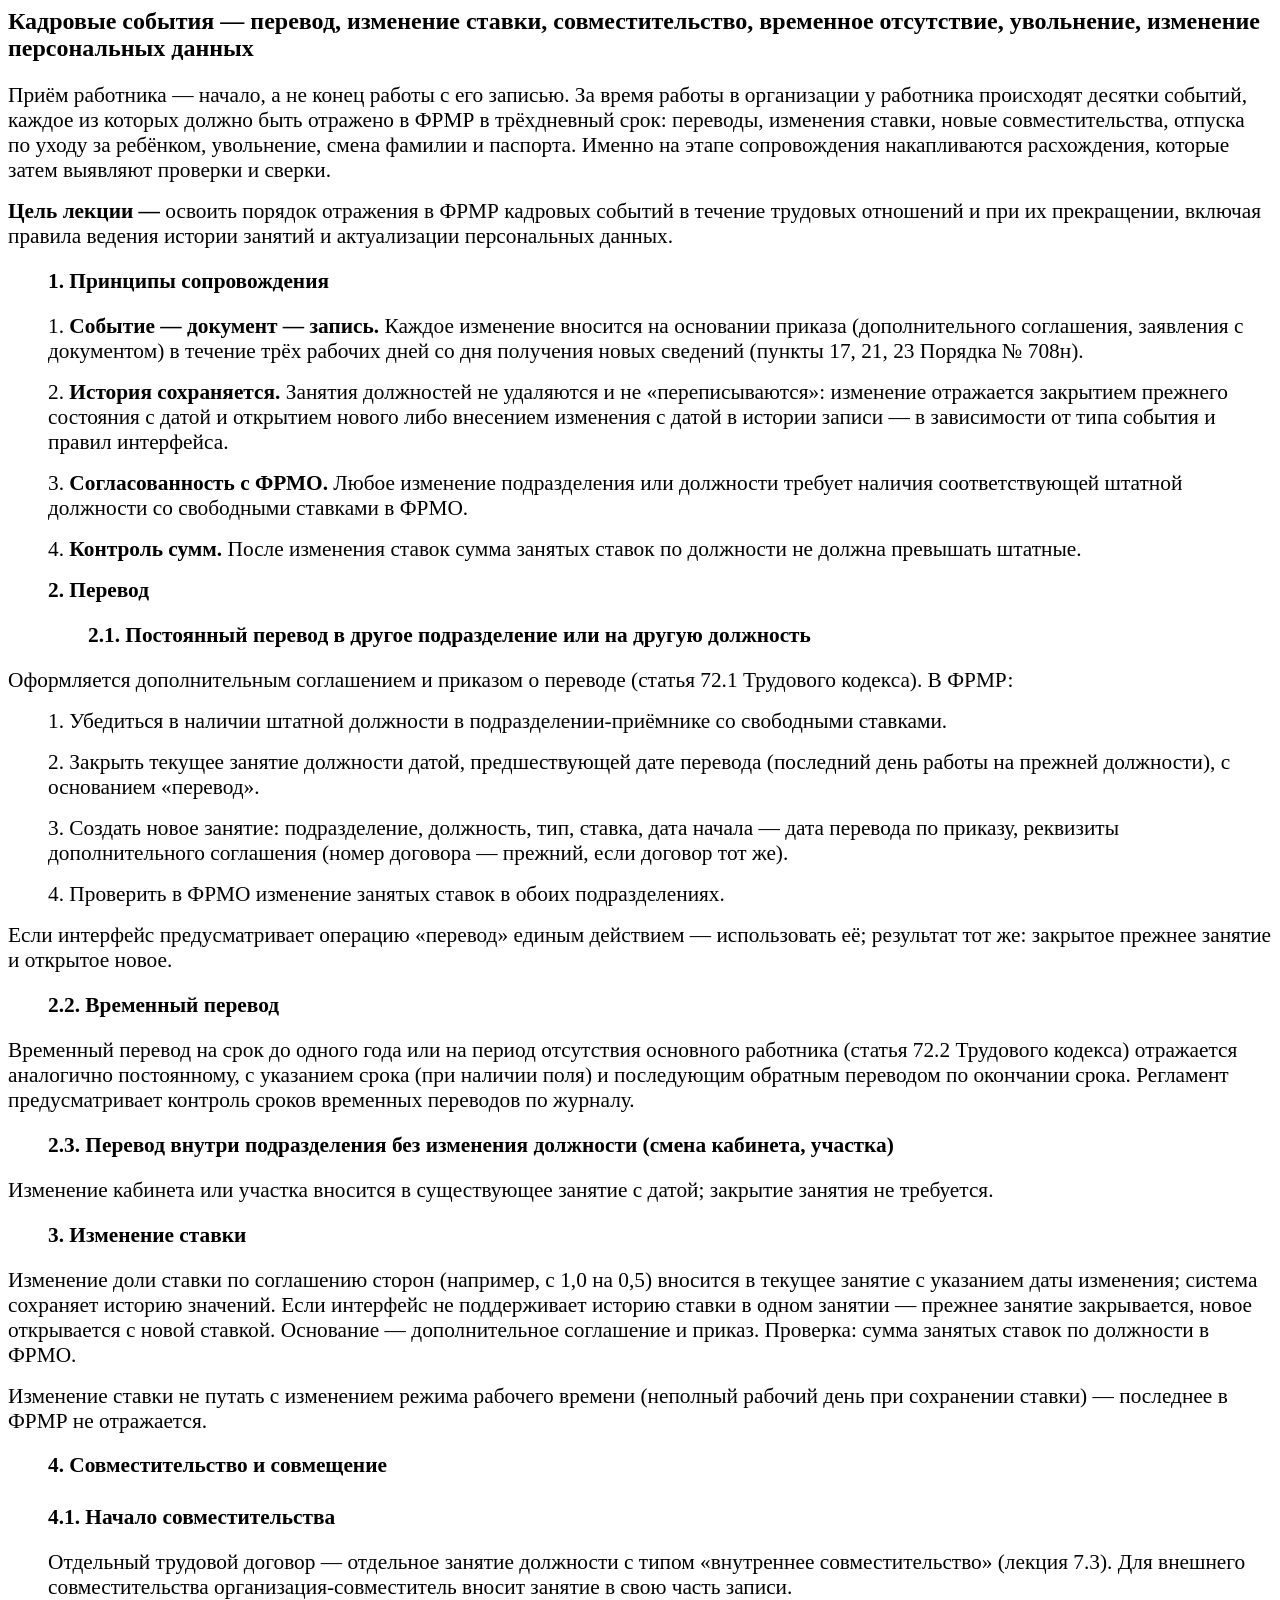
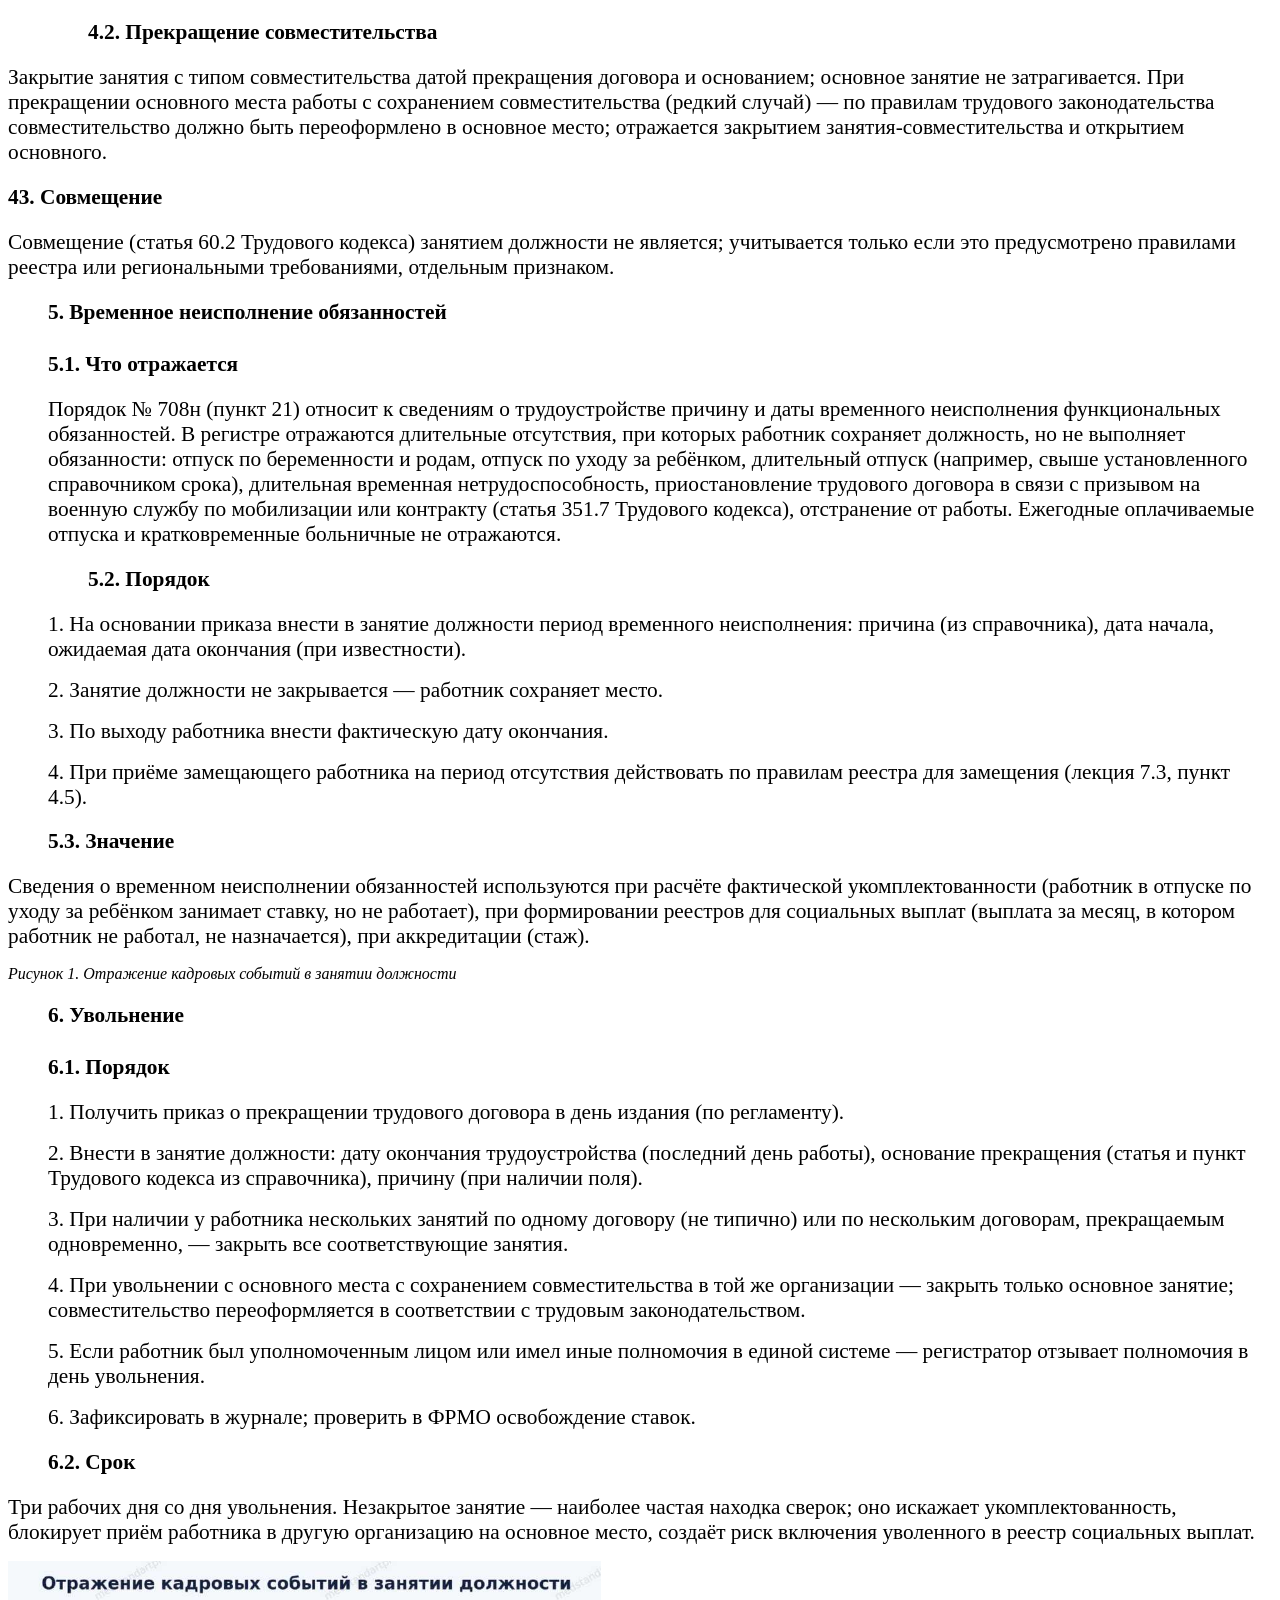
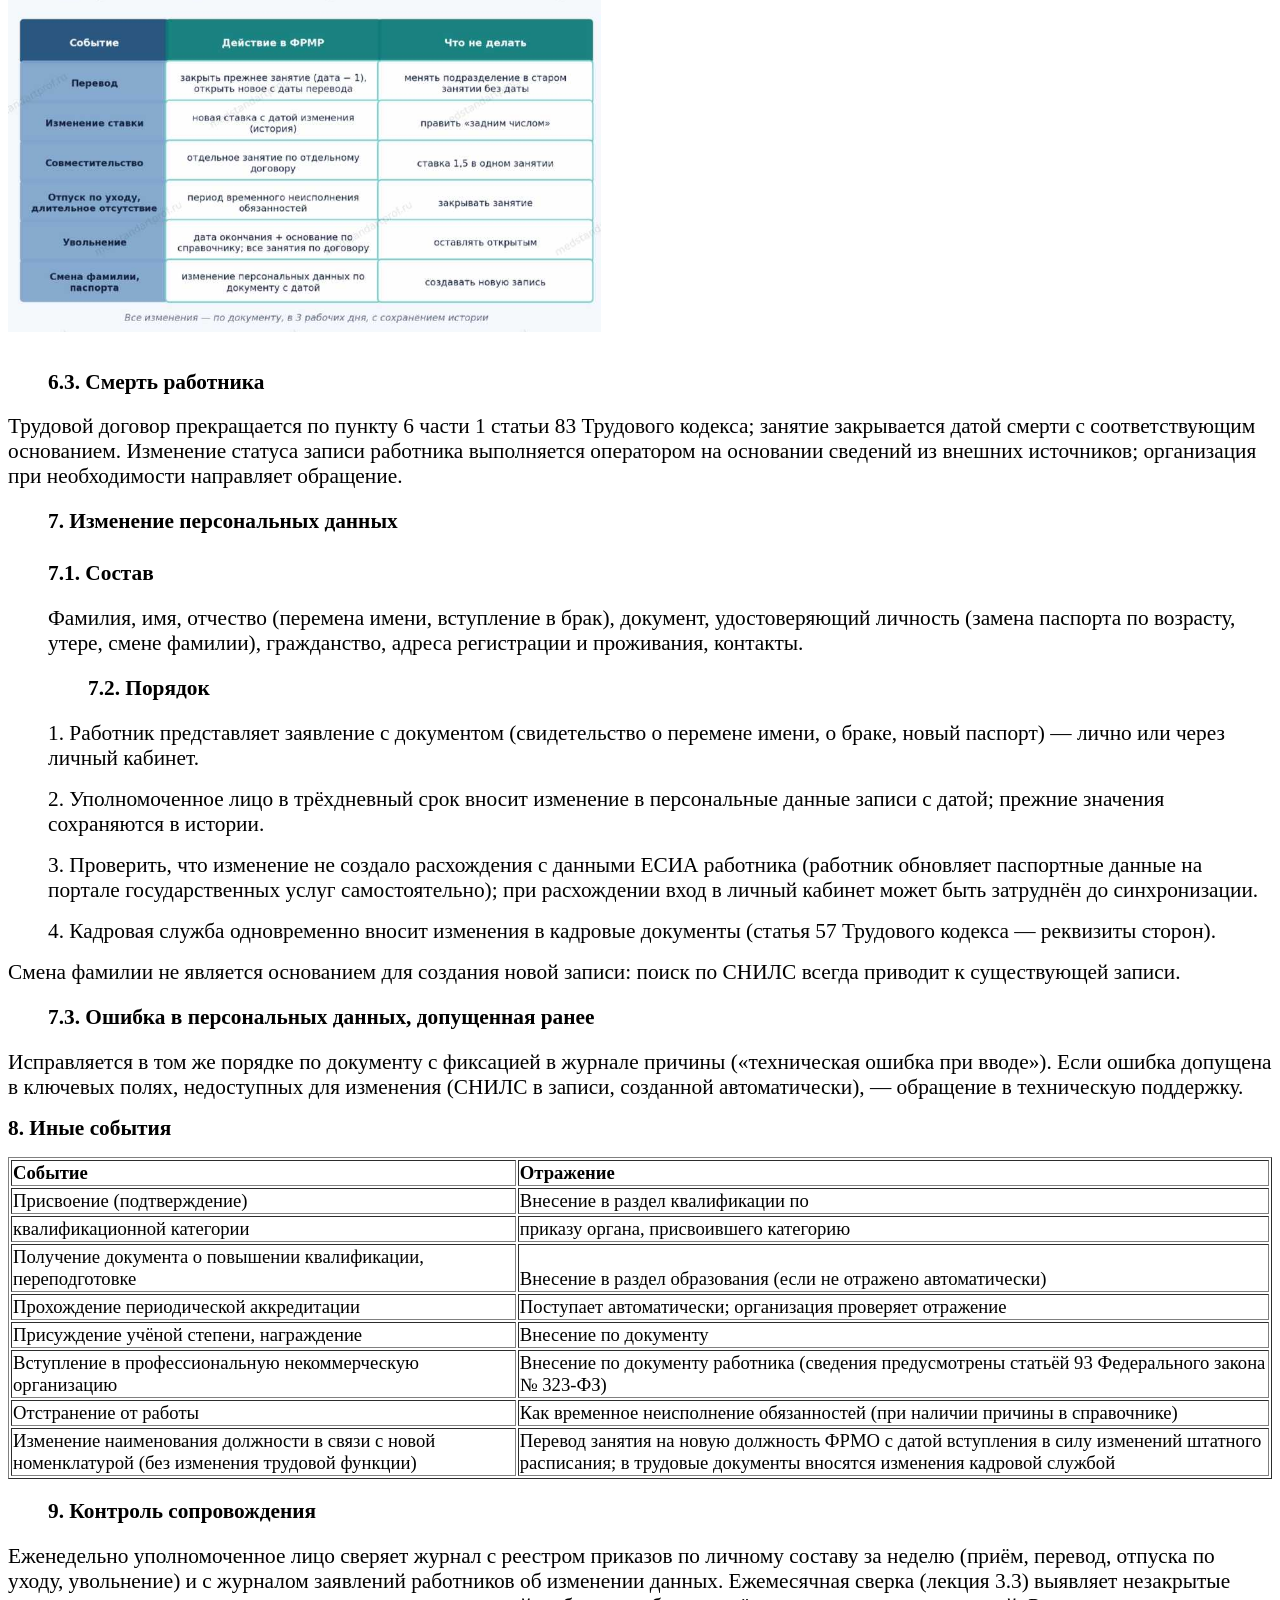
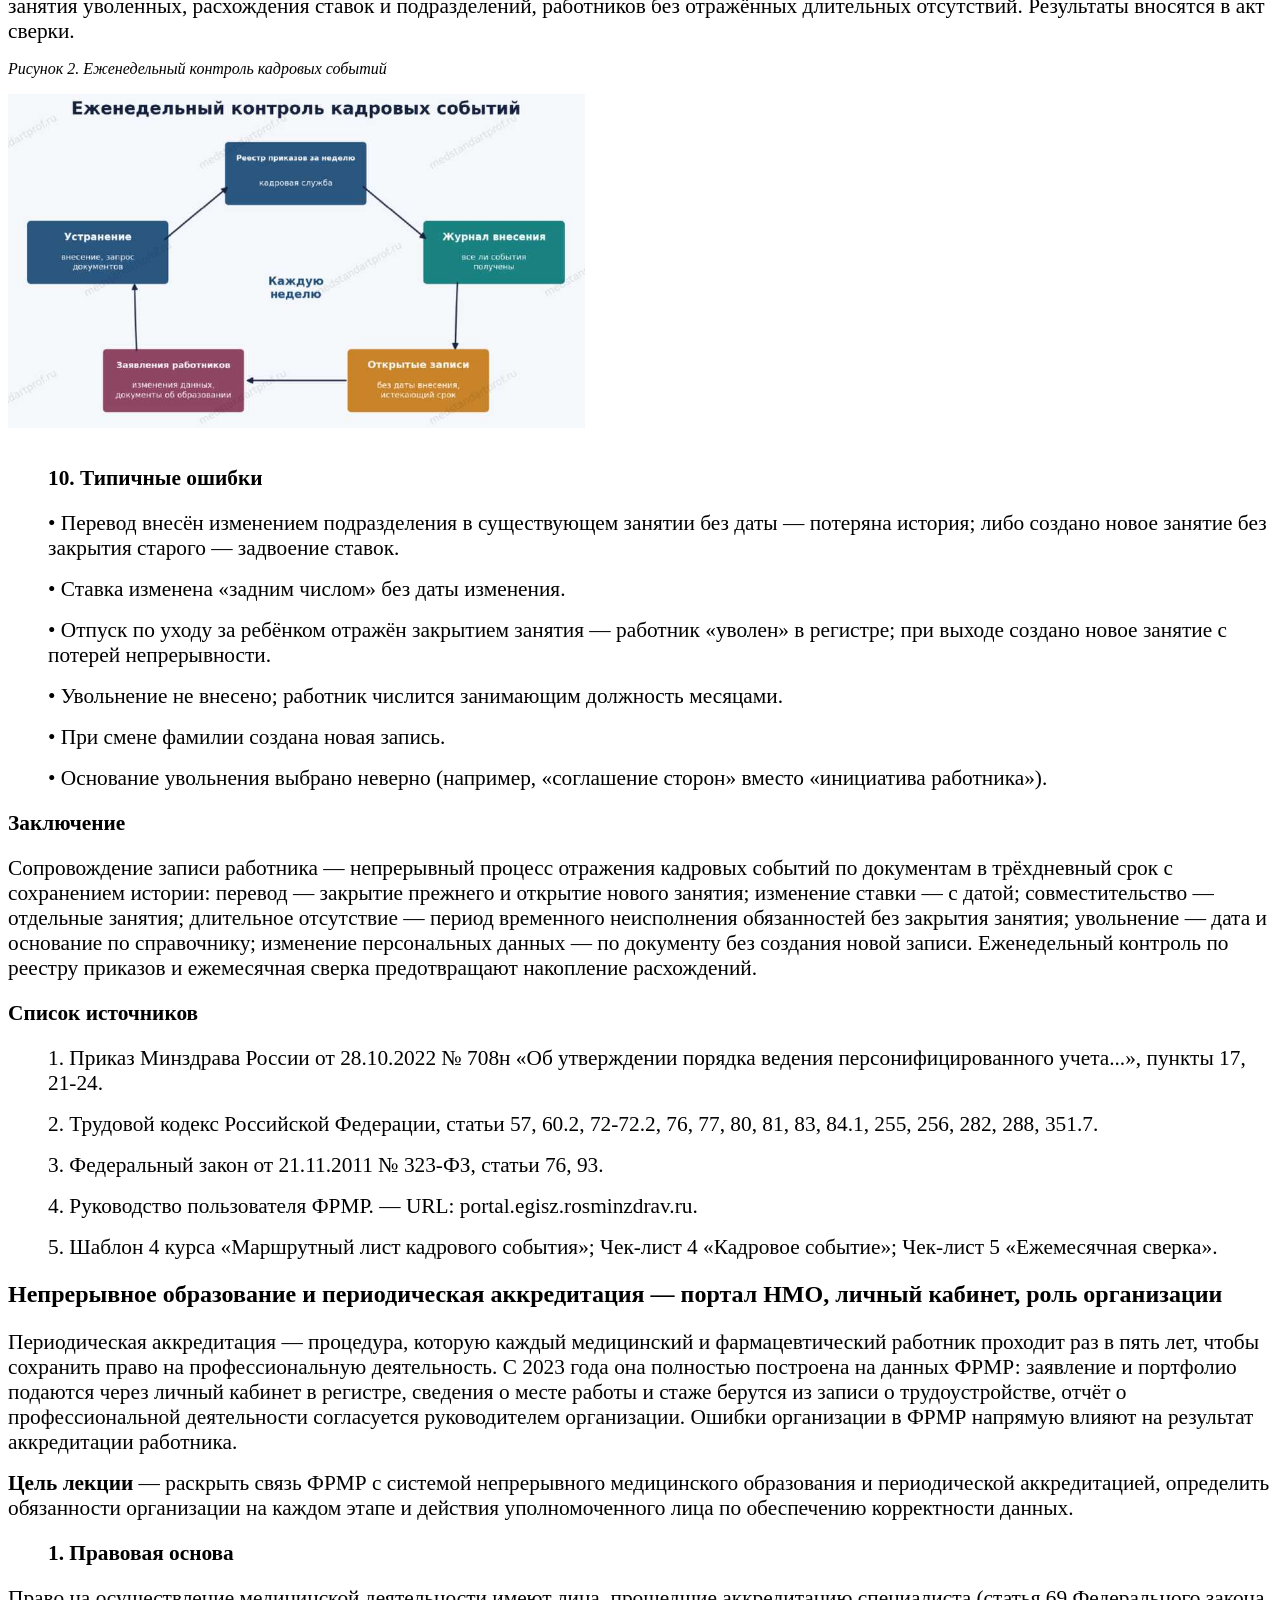
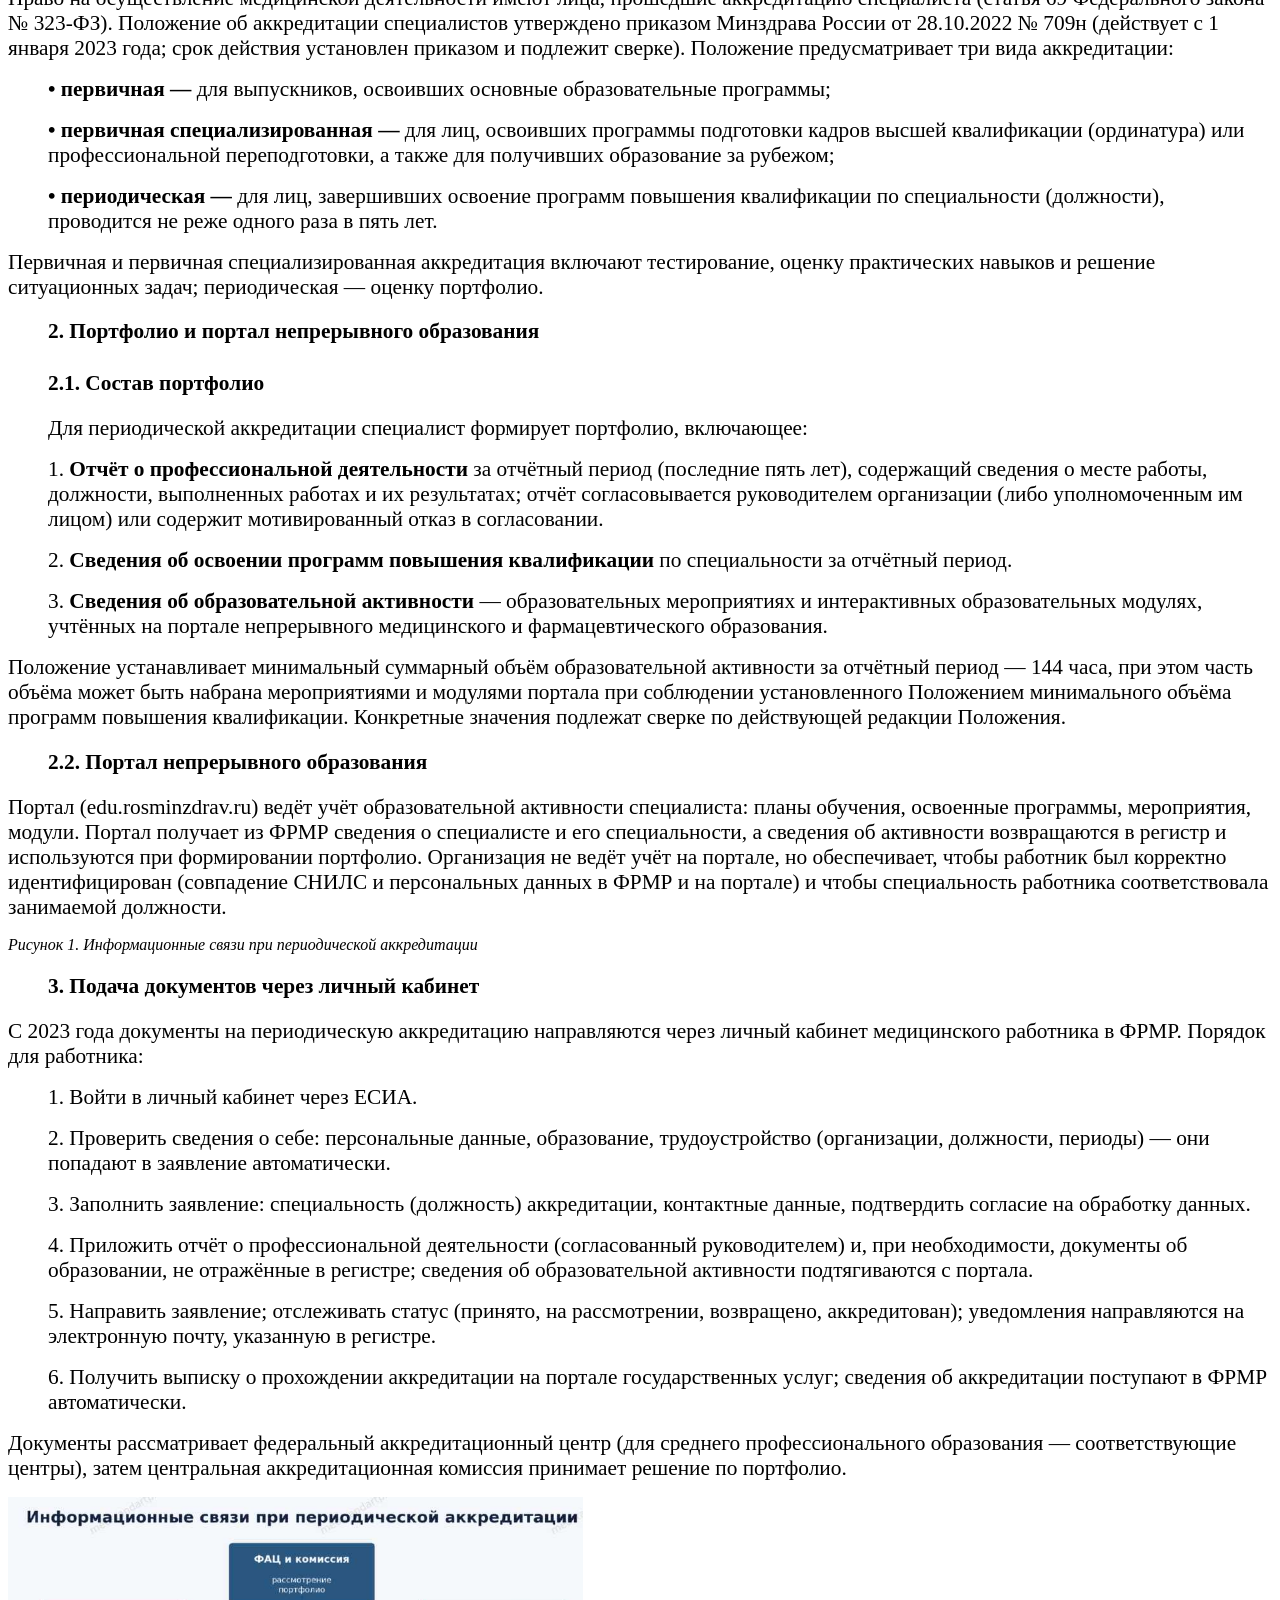
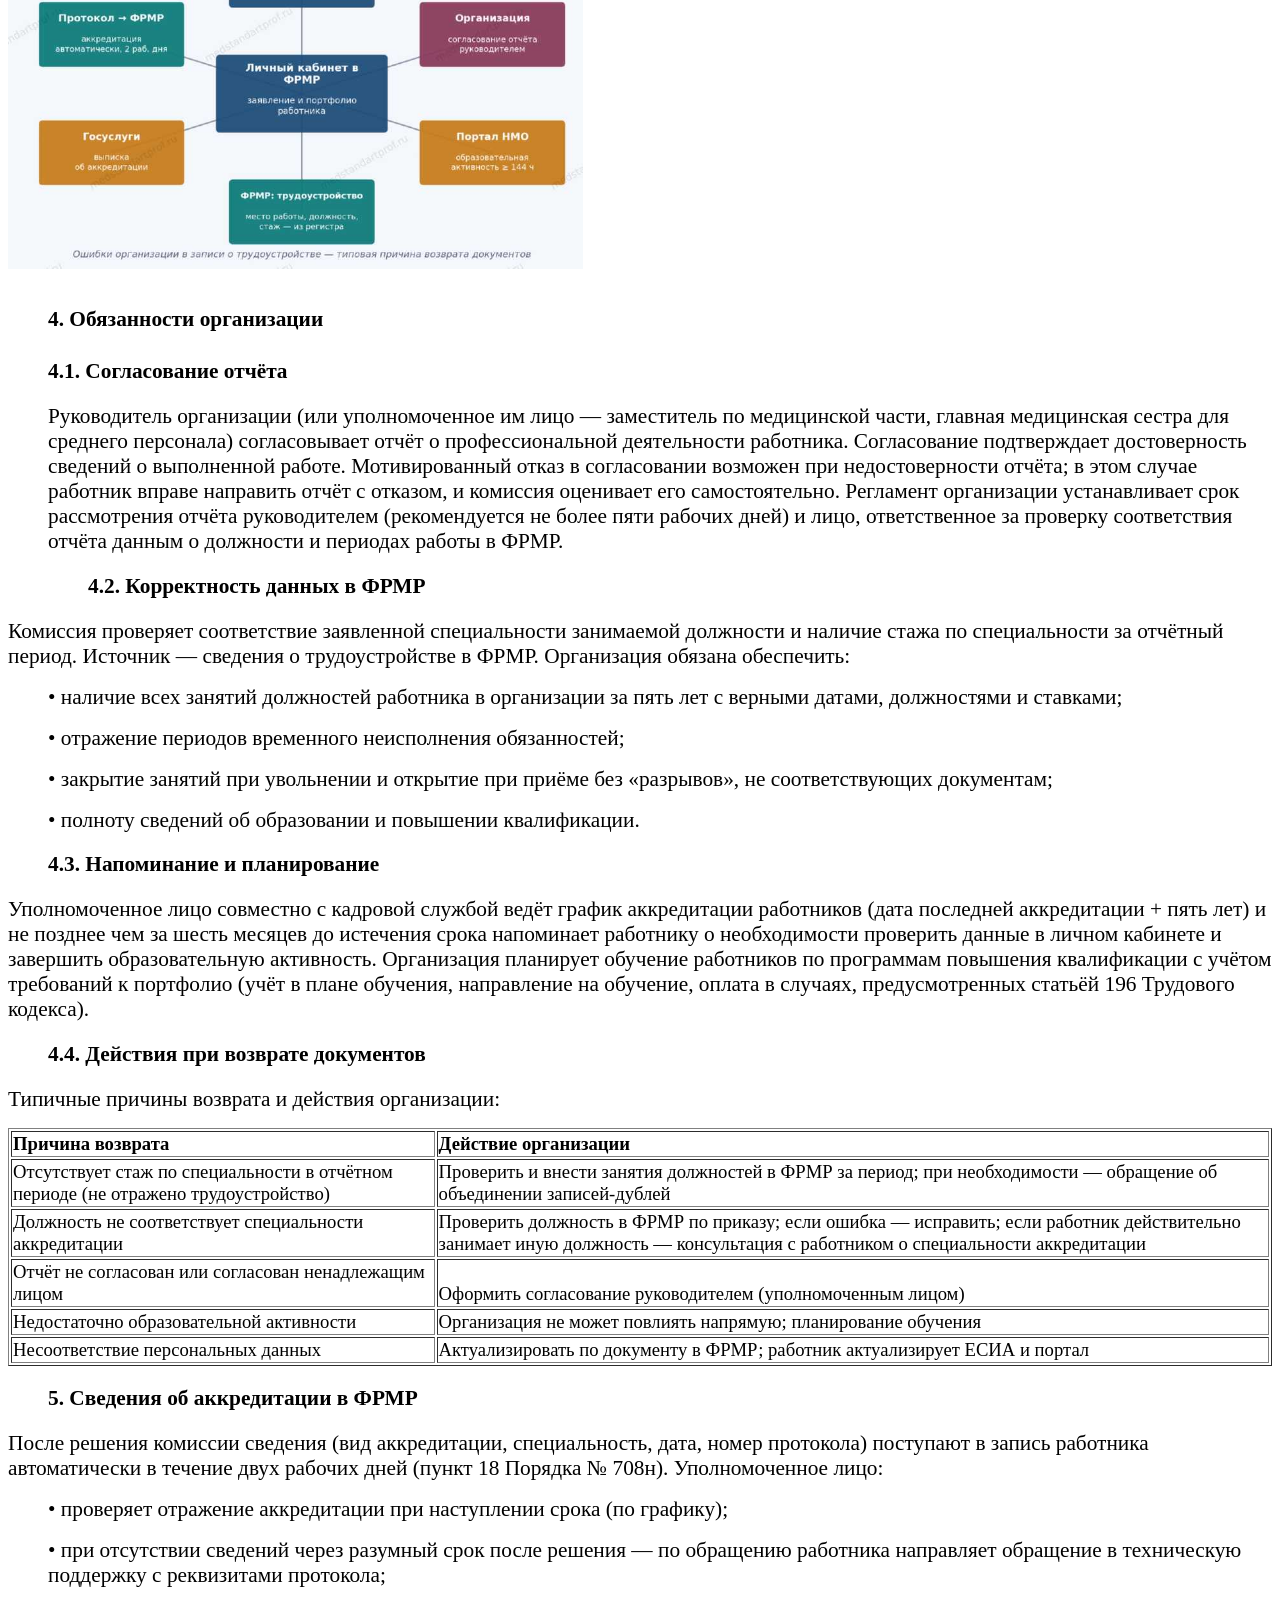
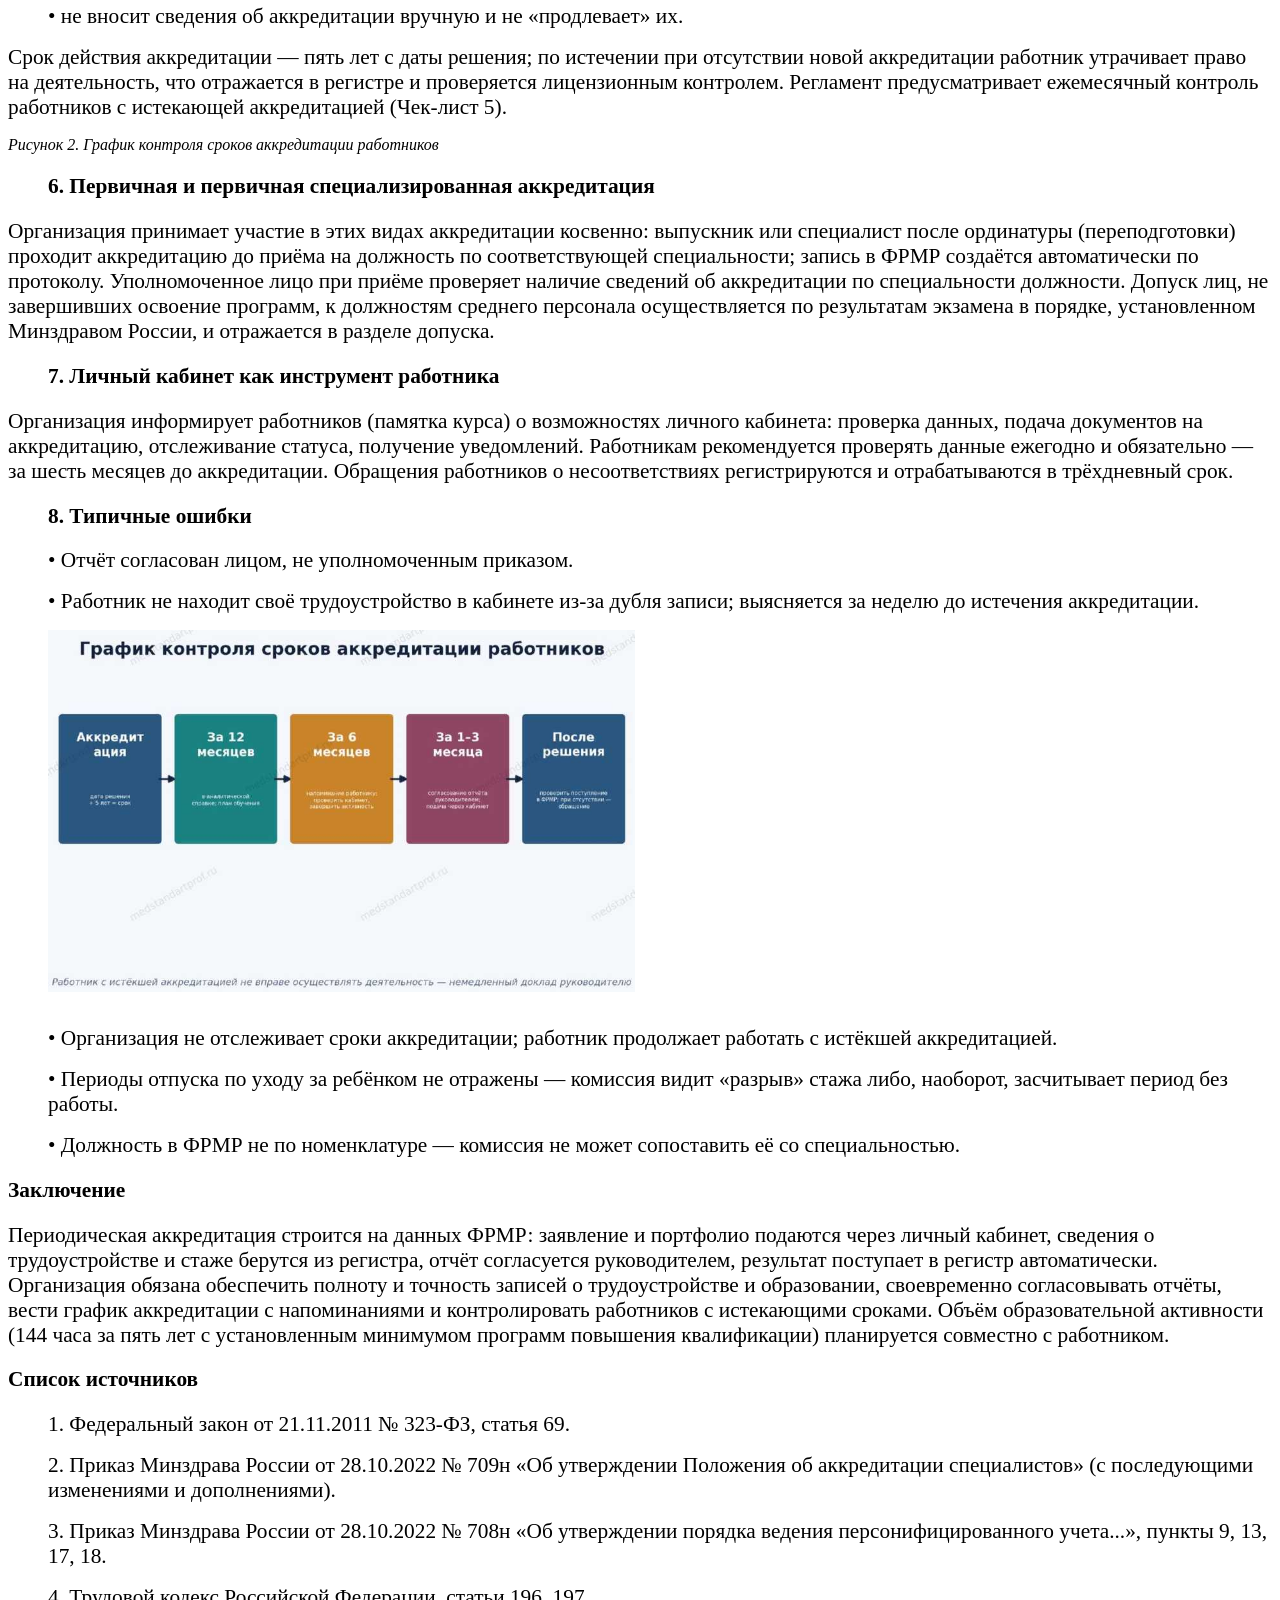
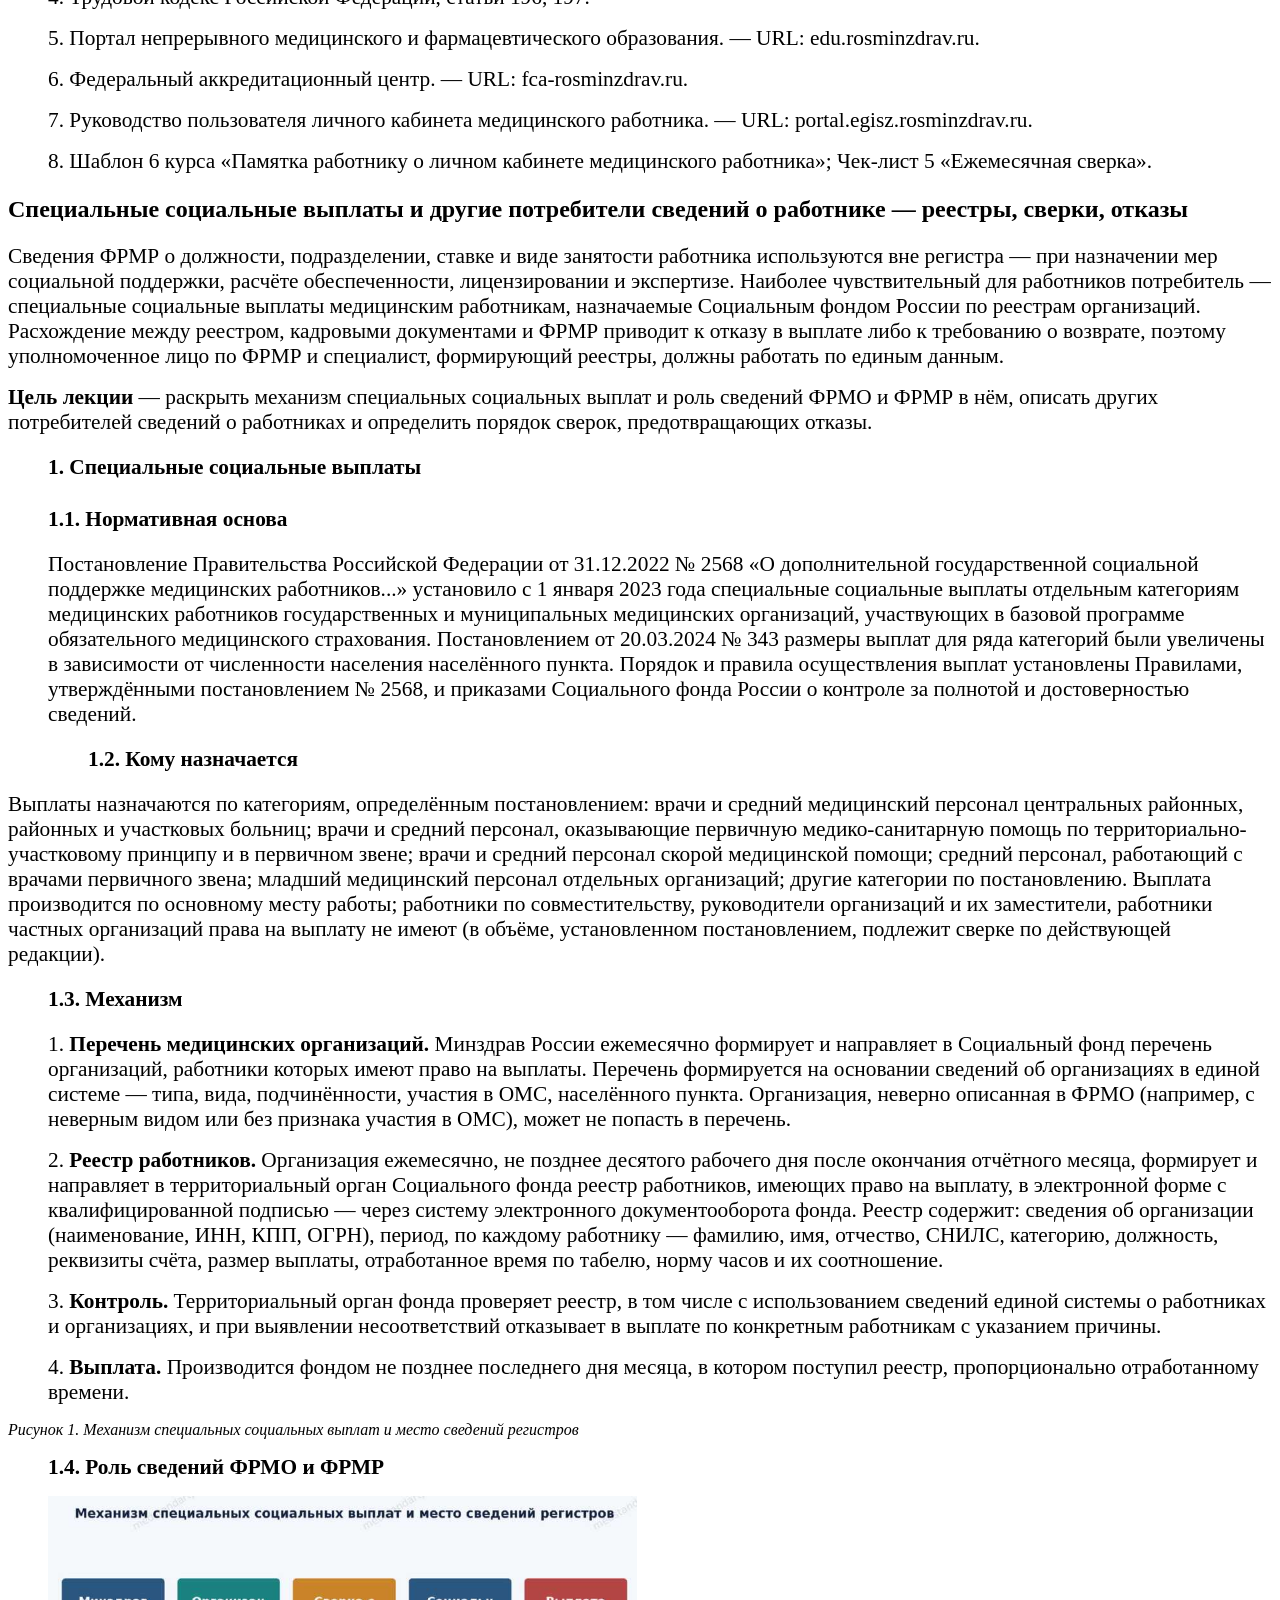
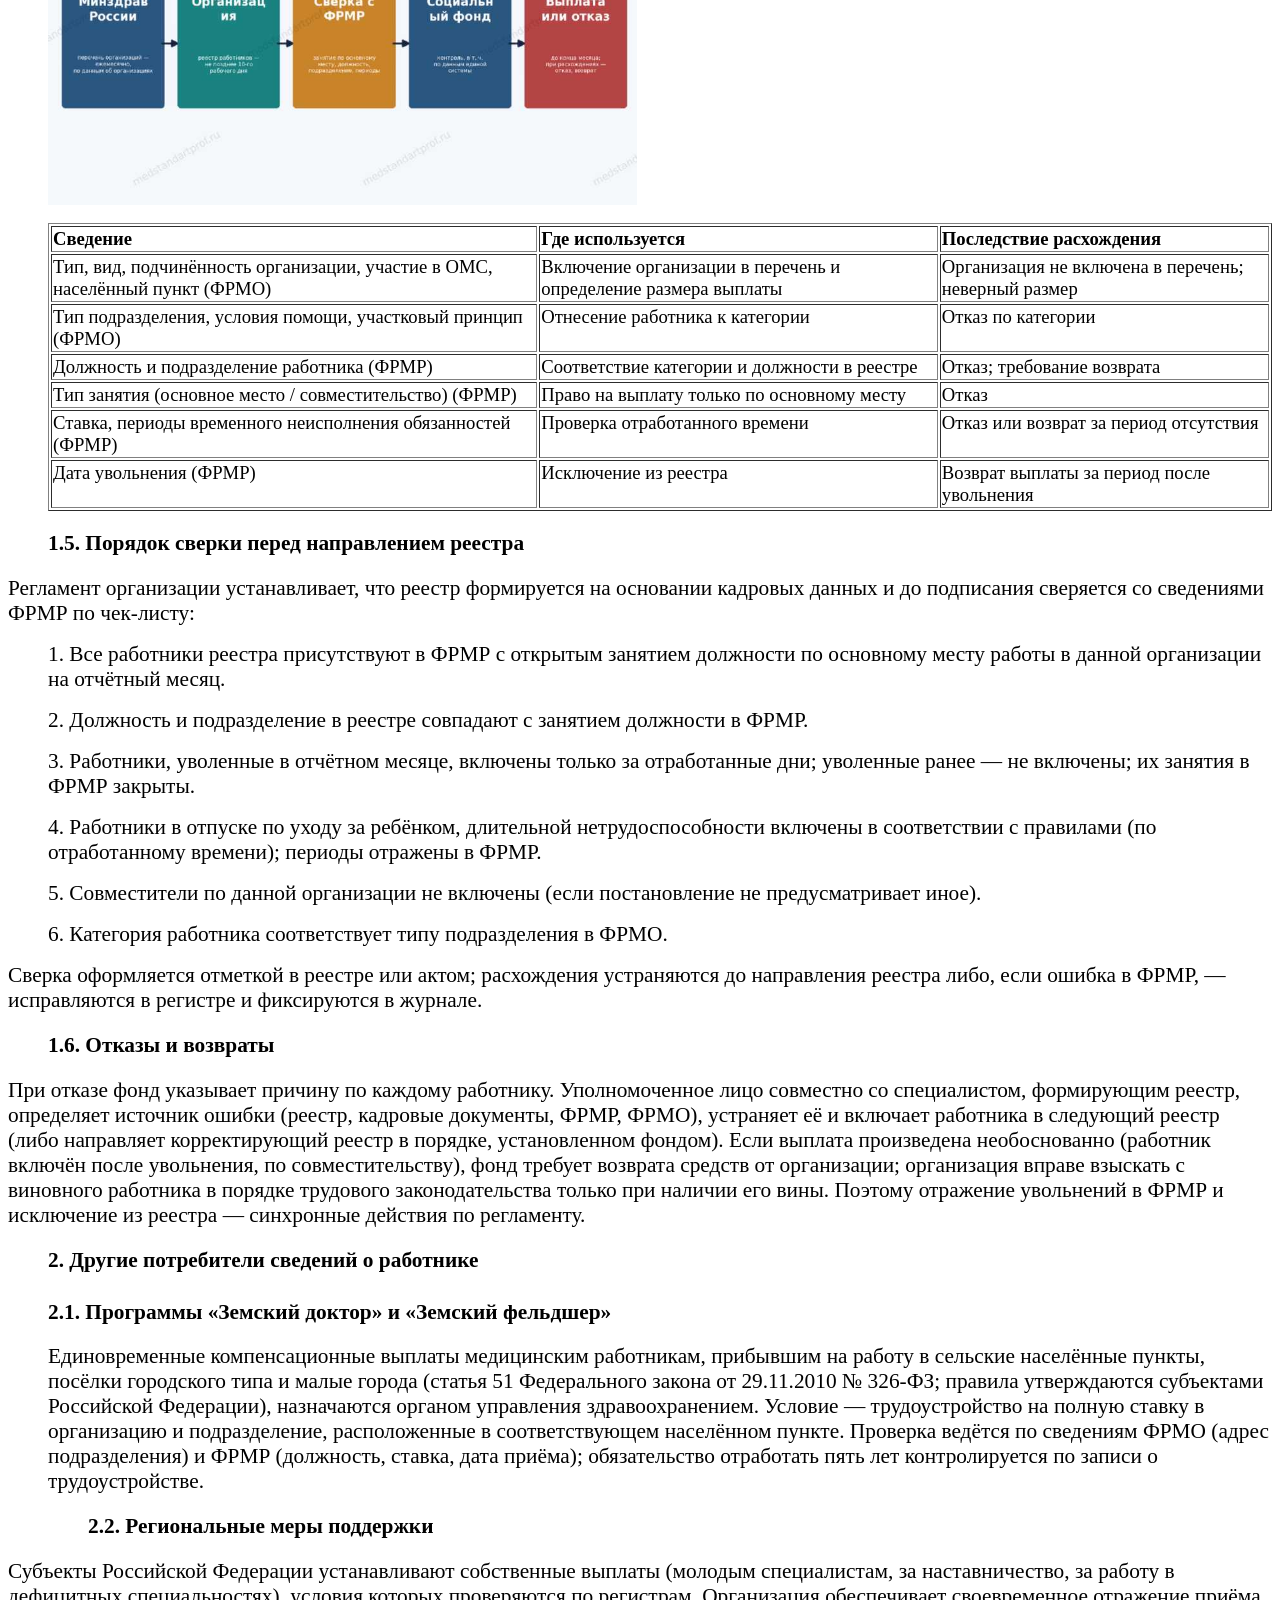
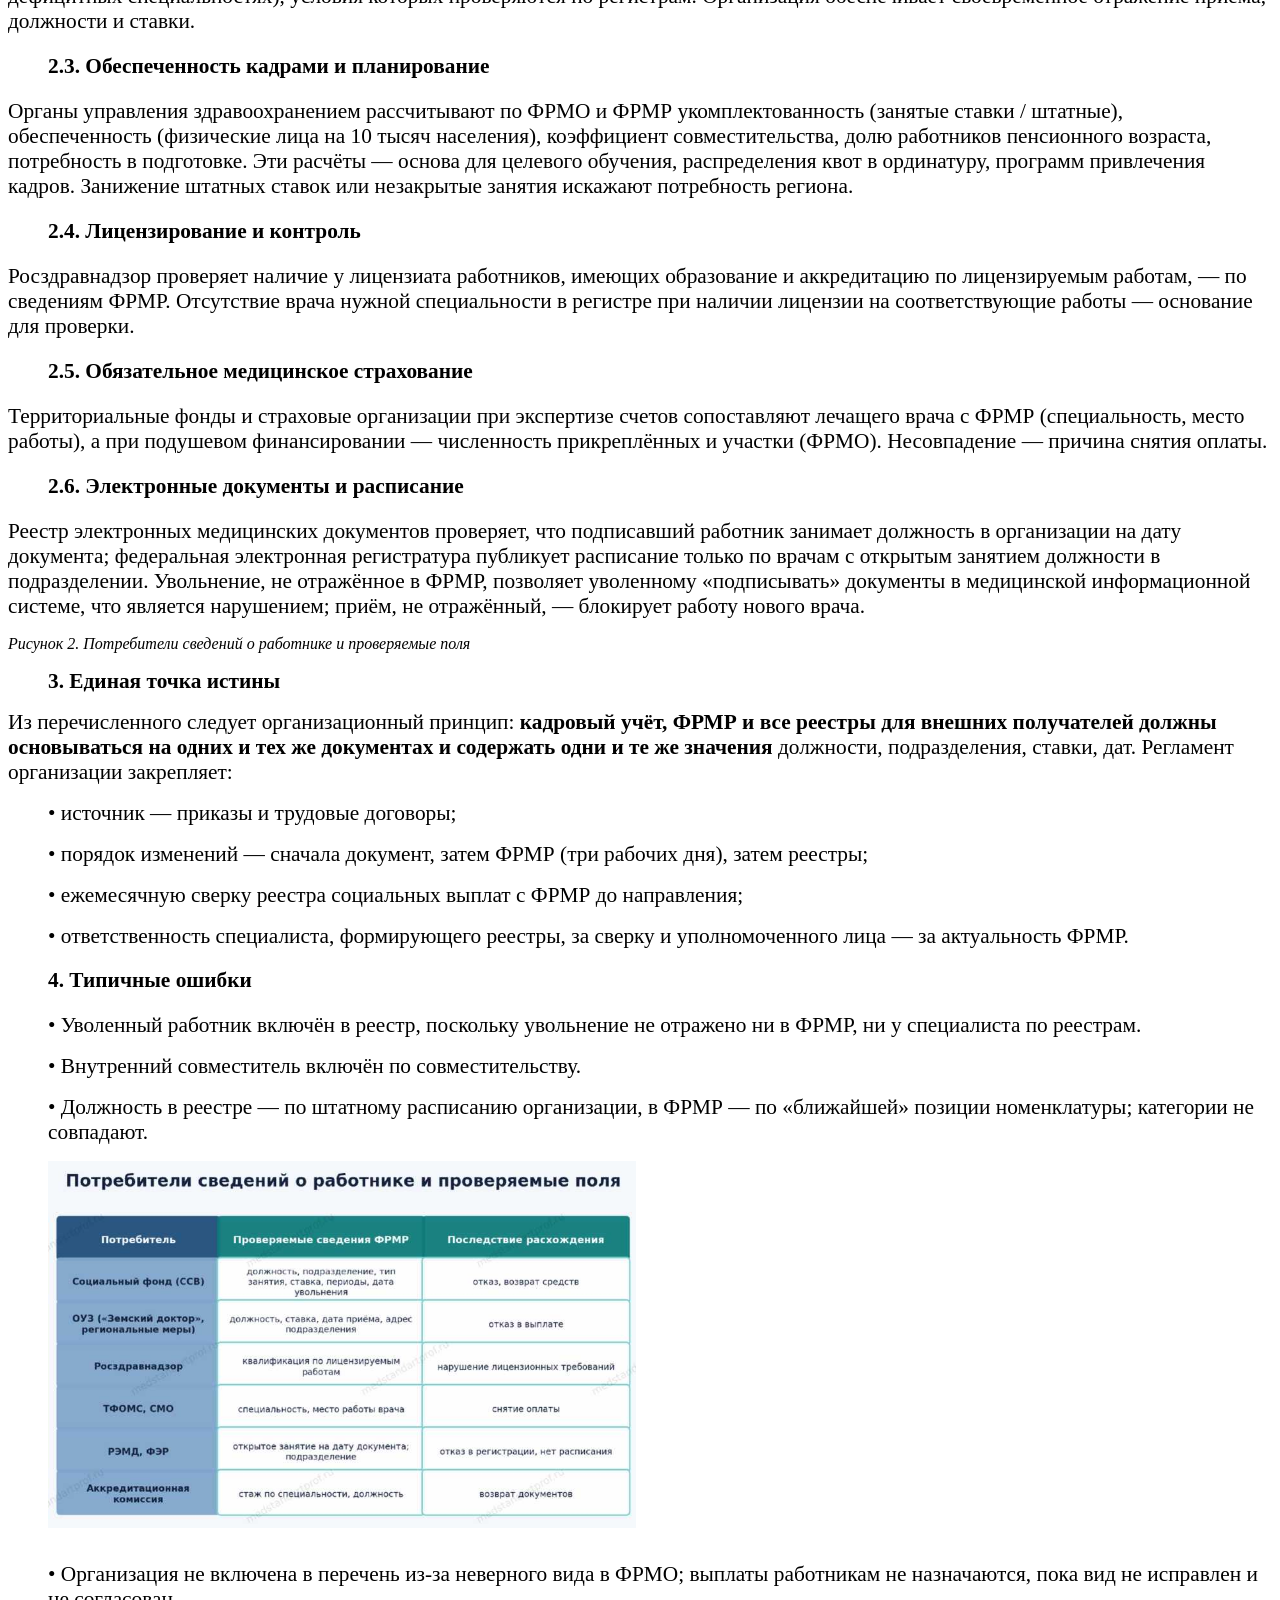
<file: лекции/лекция-8.htm>
﻿<!DOCTYPE HTML PUBLIC "-//W3C//DTD HTML 4.0 Transitional//EN"
        "http://www.w3.org/TR/1998/REC-html40-19980424/loose.dtd">
<html>
<head>
    <meta http-equiv="content-type" content="text/html; charset=UTF-8">
    <meta name="generator" content="ABBYY FineReader PDF 15">
    <meta name="author" content="NAPS2">
    <meta name="description" content="Отсканированное изображение">
    <title>Отсканированное изображение</title>
    <style type="text/css">
        table.main {
        }

        tr.row {
        }

        td.cell {
        }

        div.block {
        }

        div.paragraph {
        }

        .font0 {
            font: 13pt Tahoma, sans-serif;
        }

        .font1 {
            font: 12pt Times New Roman, serif;
        }

        .font2 {
            font: 14pt Times New Roman, serif;
        }

        .font3 {
            font: 16pt Times New Roman, serif;
        }

        .font4 {
            font: 18pt Times New Roman, serif;
        }

    </style>
</head>
<body><a name="caption1"></a>
<h1><a name="bookmark0"></a><span class="font4" style="font-weight:bold;"><a name="bookmark1"></a>Кадровые события — перевод, изменение ставки, совместительство, временное отсутствие, увольнение, изменение персональных данных</span>
</h1>
<p><span class="font3">Приём работника — начало, а не конец работы с его записью. За время работы в организации у работника происходят десятки событий, каждое из которых должно быть отражено в ФРМР в трёхдневный срок: переводы, изменения ставки, новые совместительства, отпуска по уходу за ребёнком, увольнение, смена фамилии и паспорта. Именно на этапе сопровождения накапливаются расхождения, которые затем выявляют проверки и сверки.</span>
</p>
<p><span class="font3" style="font-weight:bold;">Цель лекции — </span><span class="font3">освоить порядок отражения в ФРМР кадровых событий в течение трудовых отношений и при их прекращении, включая правила ведения истории занятий и актуализации персональных данных.</span>
</p>
<ul style="list-style:none;">
    <li>
        <h2><a name="bookmark2"></a><span class="font3" style="font-weight:bold;"><a name="bookmark3"></a>1. Принципы сопровождения</span>
        </h2></li>
</ul>
<ul style="list-style:none;">
    <li>
        <p><span class="font3">1.</span><span class="font3"
                                              style="font-weight:bold;"> Событие — документ — запись. </span><span
                class="font3">Каждое изменение вносится на основании приказа (дополнительного соглашения, заявления с документом) в течение трёх рабочих дней со дня получения новых сведений (пункты 17, 21, 23 Порядка № 708н).</span>
        </p></li>
    <li>
        <p><span class="font3">2.</span><span class="font3" style="font-weight:bold;"> История сохраняется. </span><span
                class="font3">Занятия должностей не удаляются и не «переписываются»: изменение отражается закрытием прежнего состояния с датой и открытием нового либо внесением изменения с датой в истории записи — в зависимости от типа события и правил интерфейса.</span>
        </p></li>
    <li>
        <p><span class="font3">3.</span><span class="font3"
                                              style="font-weight:bold;"> Согласованность с ФРМО. </span><span
                class="font3">Любое изменение подразделения или должности требует наличия соответствующей штатной должности со свободными ставками в ФРМО.</span>
        </p></li>
    <li>
        <p><span class="font3">4.</span><span class="font3" style="font-weight:bold;"> Контроль сумм. </span><span
                class="font3">После изменения ставок сумма занятых ставок по должности не должна превышать штатные.</span>
        </p></li>
</ul>
<ul style="list-style:none;">
    <li>
        <p><span class="font3" style="font-weight:bold;">2. Перевод</span></p>
        <ul style="list-style:none;">
            <li>
                <h2><a name="bookmark4"></a><span class="font3" style="font-weight:bold;"><a name="bookmark5"></a>2.1. Постоянный перевод в другое подразделение или на другую должность</span>
                </h2></li>
        </ul>
    </li>
</ul>
<p><span class="font3">Оформляется дополнительным соглашением и приказом о переводе (статья 72.1 Трудового кодекса). В ФРМР:</span>
</p>
<ul style="list-style:none;">
    <li>
        <p><span class="font3">1. Убедиться в наличии штатной должности в подразделении-приёмнике со свободными ставками.</span>
        </p></li>
    <li>
        <p><span class="font3">2. Закрыть текущее занятие должности датой, предшествующей дате перевода (последний день работы на прежней должности), с основанием «перевод».</span>
        </p></li>
    <li>
        <p><span class="font3">3. Создать новое занятие: подразделение, должность, тип, ставка, дата начала — дата перевода по приказу, реквизиты дополнительного соглашения (номер договора — прежний, если договор тот же).</span>
        </p></li>
    <li>
        <p><span class="font3">4. Проверить в ФРМО изменение занятых ставок в обоих подразделениях.</span></p></li>
</ul>
<p><span class="font3">Если интерфейс предусматривает операцию «перевод» единым действием — использовать её; результат тот же: закрытое прежнее занятие и открытое новое.</span>
</p>
<ul style="list-style:none;">
    <li>
        <h2><a name="bookmark6"></a><span class="font3" style="font-weight:bold;"><a name="bookmark7"></a>2.2. Временный перевод</span>
        </h2></li>
</ul>
<p><span class="font3">Временный перевод на срок до одного года или на период отсутствия основного работника (статья 72.2 Трудового кодекса) отражается аналогично постоянному, с указанием срока (при наличии поля) и последующим обратным переводом по окончании срока. Регламент предусматривает контроль сроков временных переводов по журналу.</span>
</p>
<ul style="list-style:none;">
    <li>
        <h2><a name="bookmark8"></a><span class="font3" style="font-weight:bold;"><a name="bookmark9"></a>2.3. Перевод внутри подразделения без изменения должности (смена кабинета, участка)</span>
        </h2></li>
</ul>
<p><span class="font3">Изменение кабинета или участка вносится в существующее занятие с датой; закрытие занятия не требуется.</span>
</p>
<ul style="list-style:none;">
    <li>
        <h2><a name="bookmark10"></a><span class="font3" style="font-weight:bold;"><a name="bookmark11"></a>3. Изменение ставки</span>
        </h2></li>
</ul>
<p><span class="font3">Изменение доли ставки по соглашению сторон (например, с 1,0 на 0,5) вносится в текущее занятие с указанием даты изменения; система сохраняет историю значений. Если интерфейс не поддерживает историю ставки в одном занятии — прежнее занятие закрывается, новое открывается с новой ставкой. Основание — дополнительное соглашение и приказ. Проверка: сумма занятых ставок по должности в ФРМО.</span>
</p>
<p><span class="font3">Изменение ставки не путать с изменением режима рабочего времени (неполный рабочий день при сохранении ставки) — последнее в ФРМР не отражается.</span>
</p>
<ul style="list-style:none;">
    <li>
        <h2><a name="bookmark12"></a><span class="font3" style="font-weight:bold;"><a name="bookmark13"></a>4. Совместительство и совмещение</span><br><br><span
                class="font3" style="font-weight:bold;"><a name="bookmark14"></a>4.1. Начало совместительства</span>
        </h2>
        <p><span class="font3">Отдельный трудовой договор — отдельное занятие должности с типом «внутреннее совместительство» (лекция 7.3). Для внешнего совместительства организация-совместитель вносит занятие в свою часть записи.</span>
        </p>
        <ul style="list-style:none;">
            <li>
                <h2><a name="bookmark15"></a><span class="font3" style="font-weight:bold;"><a name="bookmark16"></a>4.2. Прекращение совместительства</span>
                </h2></li>
        </ul>
    </li>
</ul>
<p><span class="font3">Закрытие занятия с типом совместительства датой прекращения договора и основанием; основное занятие не затрагивается. При прекращении основного места работы с сохранением совместительства (редкий случай) — по правилам трудового законодательства совместительство должно быть переоформлено в основное место; отражается закрытием занятия-совместительства и открытием основного.</span>
</p>
<h2><a name="bookmark17"></a><span class="font3" style="font-weight:bold;"><a
        name="bookmark18"></a>43. Совмещение</span></h2>
<p><span class="font3">Совмещение (статья 60.2 Трудового кодекса) занятием должности не является; учитывается только если это предусмотрено правилами реестра или региональными требованиями, отдельным признаком.</span>
</p>
<ul style="list-style:none;">
    <li>
        <h2><a name="bookmark19"></a><span class="font3" style="font-weight:bold;"><a name="bookmark20"></a>5. Временное неисполнение обязанностей</span><br><br><span
                class="font3" style="font-weight:bold;"><a name="bookmark21"></a>5.1. Что отражается</span></h2>
        <p><span class="font3">Порядок № 708н (пункт 21) относит к сведениям о трудоустройстве причину и даты временного неисполнения функциональных обязанностей. В регистре отражаются длительные отсутствия, при которых работник сохраняет должность, но не выполняет обязанности: отпуск по беременности и родам, отпуск по уходу за ребёнком, длительный отпуск (например, свыше установленного справочником срока), длительная временная нетрудоспособность, приостановление трудового договора в связи с призывом на военную службу по мобилизации или контракту (статья 351.7 Трудового кодекса), отстранение от работы. Ежегодные оплачиваемые отпуска и кратковременные больничные не отражаются.</span>
        </p>
        <ul style="list-style:none;">
            <li>
                <h2><a name="bookmark22"></a><span class="font3" style="font-weight:bold;"><a name="bookmark23"></a>5.2. Порядок</span>
                </h2></li>
        </ul>
    </li>
</ul>
<ul style="list-style:none;">
    <li>
        <p><span class="font3">1. На основании приказа внести в занятие должности период временного неисполнения: причина (из справочника), дата начала, ожидаемая дата окончания (при известности).</span>
        </p></li>
    <li>
        <p><span class="font3">2. Занятие должности не закрывается — работник сохраняет место.</span></p></li>
    <li>
        <p><span class="font3">3. По выходу работника внести фактическую дату окончания.</span></p></li>
    <li>
        <p><span class="font3">4. При приёме замещающего работника на период отсутствия действовать по правилам реестра для замещения (лекция 7.3, пункт 4.5).</span>
        </p></li>
</ul>
<ul style="list-style:none;">
    <li>
        <h2><a name="bookmark24"></a><span class="font3" style="font-weight:bold;"><a name="bookmark25"></a>5.3. Значение</span>
        </h2></li>
</ul>
<p><span class="font3">Сведения о временном неисполнении обязанностей используются при расчёте фактической укомплектованности (работник в отпуске по уходу за ребёнком занимает ставку, но не работает), при формировании реестров для социальных выплат (выплата за месяц, в котором работник не работал, не назначается), при аккредитации (стаж).</span>
</p>
<p><span class="font1" style="font-style:italic;">Рисунок 1. Отражение кадровых событий в занятии должности</span></p>
<ul style="list-style:none;">
    <li>
        <h2><a name="bookmark26"></a><span class="font3" style="font-weight:bold;"><a name="bookmark27"></a>6. Увольнение</span><br><br><span
                class="font3" style="font-weight:bold;"><a name="bookmark28"></a>6.1. Порядок</span></h2>
        <p><span
                class="font3">1. Получить приказ о прекращении трудового договора в день издания (по регламенту).</span>
        </p></li>
</ul>
<ul style="list-style:none;">
    <li>
        <p><span class="font3">2. Внести в занятие должности: дату окончания трудоустройства (последний день работы), основание прекращения (статья и пункт Трудового кодекса из справочника), причину (при наличии поля).</span>
        </p></li>
    <li>
        <p><span class="font3">3. При наличии у работника нескольких занятий по одному договору (не типично) или по нескольким договорам, прекращаемым одновременно, — закрыть все соответствующие занятия.</span>
        </p></li>
    <li>
        <p><span class="font3">4. При увольнении с основного места с сохранением совместительства в той же организации — закрыть только основное занятие; совместительство переоформляется в соответствии с трудовым законодательством.</span>
        </p></li>
    <li>
        <p><span class="font3">5. Если работник был уполномоченным лицом или имел иные полномочия в единой системе — регистратор отзывает полномочия в день увольнения.</span>
        </p></li>
    <li>
        <p><span class="font3">6. Зафиксировать в журнале; проверить в ФРМО освобождение ставок.</span></p></li>
</ul>
<ul style="list-style:none;">
    <li>
        <h2><a name="bookmark29"></a><span class="font3" style="font-weight:bold;"><a
                name="bookmark30"></a>6.2. Срок</span></h2></li>
</ul>
<p><span class="font3">Три рабочих дня со дня увольнения. Незакрытое занятие — наиболее частая находка сверок; оно искажает укомплектованность, блокирует приём работника в другую организацию на основное место, создаёт риск включения уволенного в реестр социальных выплат.</span>
</p>
<div><img src="лекция-8_files/3b353a46384f-8-1.jpg" alt="" style="width:445pt;height:278pt;">
</div>
<br clear="all">
<ul style="list-style:none;">
    <li>
        <h2><a name="bookmark31"></a><span class="font3" style="font-weight:bold;"><a name="bookmark32"></a>6.3. Смерть работника</span>
        </h2></li>
</ul>
<p><span class="font3">Трудовой договор прекращается по пункту 6 части 1 статьи 83 Трудового кодекса; занятие закрывается датой смерти с соответствующим основанием. Изменение статуса записи работника выполняется оператором на основании сведений из внешних источников; организация при необходимости направляет обращение.</span>
</p>
<ul style="list-style:none;">
    <li>
        <h2><a name="bookmark33"></a><span class="font3" style="font-weight:bold;"><a name="bookmark34"></a>7. Изменение персональных данных</span><br><br><span
                class="font3" style="font-weight:bold;"><a name="bookmark35"></a>7.1. Состав</span></h2>
        <p><span class="font3">Фамилия, имя, отчество (перемена имени, вступление в брак), документ, удостоверяющий личность (замена паспорта по возрасту, утере, смене фамилии), гражданство, адреса регистрации и проживания, контакты.</span>
        </p>
        <ul style="list-style:none;">
            <li>
                <h2><a name="bookmark36"></a><span class="font3" style="font-weight:bold;"><a name="bookmark37"></a>7.2. Порядок</span>
                </h2></li>
        </ul>
    </li>
</ul>
<ul style="list-style:none;">
    <li>
        <p><span class="font3">1. Работник представляет заявление с документом (свидетельство о перемене имени, о браке, новый паспорт) — лично или через личный кабинет.</span>
        </p></li>
    <li>
        <p><span class="font3">2. Уполномоченное лицо в трёхдневный срок вносит изменение в персональные данные записи с датой; прежние значения сохраняются в истории.</span>
        </p></li>
    <li>
        <p><span class="font3">3. Проверить, что изменение не создало расхождения с данными ЕСИА работника (работник обновляет паспортные данные на портале государственных услуг самостоятельно); при расхождении вход в личный кабинет может быть затруднён до синхронизации.</span>
        </p></li>
    <li>
        <p><span class="font3">4. Кадровая служба одновременно вносит изменения в кадровые документы (статья 57 Трудового кодекса — реквизиты сторон).</span>
        </p></li>
</ul>
<p><span class="font3">Смена фамилии не является основанием для создания новой записи: поиск по СНИЛС всегда приводит к существующей записи.</span>
</p>
<ul style="list-style:none;">
    <li>
        <h2><a name="bookmark38"></a><span class="font3" style="font-weight:bold;"><a name="bookmark39"></a>7.3. Ошибка в персональных данных, допущенная ранее</span>
        </h2></li>
</ul>
<p><span class="font3">Исправляется в том же порядке по документу с фиксацией в журнале причины («техническая ошибка при вводе»). Если ошибка допущена в ключевых полях, недоступных для изменения (СНИЛС в записи, созданной автоматически), — обращение в техническую поддержку.</span>
</p>
<p><span class="font3" style="font-weight:bold;">8. Иные события</span></p>
<table border="1">
    <tr>
        <td style="vertical-align:bottom;">
            <p><span class="font2" style="font-weight:bold;">Событие</span></p></td>
        <td style="vertical-align:bottom;">
            <p><span class="font2" style="font-weight:bold;">Отражение</span></p></td>
    </tr>
    <tr>
        <td style="vertical-align:bottom;">
            <p><span class="font2">Присвоение (подтверждение)</span></p></td>
        <td style="vertical-align:bottom;">
            <p><span class="font2">Внесение в раздел квалификации по</span></p></td>
    </tr>
    <tr>
        <td style="vertical-align:bottom;">
            <p><span class="font2">квалификационной категории</span></p></td>
        <td style="vertical-align:bottom;">
            <p><span class="font2">приказу органа, присвоившего категорию</span></p></td>
    </tr>
    <tr>
        <td style="vertical-align:bottom;">
            <p><span class="font2">Получение документа о повышении квалификации, переподготовке</span></p></td>
        <td style="vertical-align:bottom;">
            <p><span class="font2">Внесение в раздел образования (если не отражено автоматически)</span></p></td>
    </tr>
    <tr>
        <td style="vertical-align:bottom;">
            <p><span class="font2">Прохождение периодической аккредитации</span></p></td>
        <td style="vertical-align:bottom;">
            <p><span class="font2">Поступает автоматически; организация проверяет отражение</span></p></td>
    </tr>
    <tr>
        <td style="vertical-align:bottom;">
            <p><span class="font2">Присуждение учёной степени, награждение</span></p></td>
        <td style="vertical-align:top;">
            <p><span class="font2">Внесение по документу</span></p></td>
    </tr>
    <tr>
        <td style="vertical-align:top;">
            <p><span class="font2">Вступление в профессиональную некоммерческую организацию</span></p></td>
        <td style="vertical-align:bottom;">
            <p><span class="font2">Внесение по документу работника (сведения предусмотрены статьёй 93 Федерального закона № 323-ФЗ)</span>
            </p></td>
    </tr>
    <tr>
        <td style="vertical-align:top;">
            <p><span class="font2">Отстранение от работы</span></p></td>
        <td style="vertical-align:bottom;">
            <p><span class="font2">Как временное неисполнение обязанностей (при наличии причины в справочнике)</span>
            </p></td>
    </tr>
    <tr>
        <td style="vertical-align:top;">
            <p><span class="font2">Изменение наименования должности в связи с новой номенклатурой (без изменения трудовой функции)</span>
            </p></td>
        <td style="vertical-align:bottom;">
            <p><span class="font2">Перевод занятия на новую должность ФРМО с датой вступления в силу изменений штатного расписания; в трудовые документы вносятся изменения кадровой службой</span>
            </p></td>
    </tr>
</table>
<ul style="list-style:none;">
    <li>
        <h2><a name="bookmark40"></a><span class="font3" style="font-weight:bold;"><a name="bookmark41"></a>9. Контроль сопровождения</span>
        </h2></li>
</ul>
<p><span class="font3">Еженедельно уполномоченное лицо сверяет журнал с реестром приказов по личному составу за неделю (приём, перевод, отпуска по уходу, увольнение) и с журналом заявлений работников об изменении данных. Ежемесячная сверка (лекция 3.3) выявляет незакрытые занятия уволенных, расхождения ставок и подразделений, работников без отражённых длительных отсутствий. Результаты вносятся в акт сверки.</span>
</p>
<p><span class="font1" style="font-style:italic;">Рисунок 2. Еженедельный контроль кадровых событий</span></p>
<div><img src="лекция-8_files/3b353a46384f-8-2.jpg" alt="" style="width:433pt;height:251pt;">
</div>
<br clear="all">
<ul style="list-style:none;">
    <li>
        <h2><a name="bookmark42"></a><span class="font3" style="font-weight:bold;"><a name="bookmark43"></a>10. Типичные ошибки</span>
        </h2></li>
</ul>
<ul style="list-style:none;">
    <li>
        <p><span class="font3">• Перевод внесён изменением подразделения в существующем занятии без даты — потеряна история; либо создано новое занятие без закрытия старого — задвоение ставок.</span>
        </p></li>
    <li>
        <p><span class="font3">• Ставка изменена «задним числом» без даты изменения.</span></p></li>
    <li>
        <p><span class="font3">• Отпуск по уходу за ребёнком отражён закрытием занятия — работник «уволен» в регистре; при выходе создано новое занятие с потерей непрерывности.</span>
        </p></li>
    <li>
        <p><span class="font3">• Увольнение не внесено; работник числится занимающим должность месяцами.</span></p></li>
    <li>
        <p><span class="font3">• При смене фамилии создана новая запись.</span></p></li>
    <li>
        <p><span class="font3">• Основание увольнения выбрано неверно (например, «соглашение сторон» вместо «инициатива работника»).</span>
        </p></li>
</ul>
<h2><a name="bookmark44"></a><span class="font3" style="font-weight:bold;"><a name="bookmark45"></a>Заключение</span>
</h2>
<p><span class="font3">Сопровождение записи работника — непрерывный процесс отражения кадровых событий по документам в трёхдневный срок с сохранением истории: перевод — закрытие прежнего и открытие нового занятия; изменение ставки — с датой; совместительство — отдельные занятия; длительное отсутствие — период временного неисполнения обязанностей без закрытия занятия; увольнение — дата и основание по справочнику; изменение персональных данных — по документу без создания новой записи. Еженедельный контроль по реестру приказов и ежемесячная сверка предотвращают накопление расхождений.</span>
</p>
<h2><a name="bookmark46"></a><span class="font3" style="font-weight:bold;"><a
        name="bookmark47"></a>Список источников</span></h2>
<ul style="list-style:none;">
    <li>
        <p><span class="font3">1. Приказ Минздрава России от 28.10.2022 № 708н «Об утверждении порядка ведения персонифицированного учета...», пункты 17, 21-24.</span>
        </p></li>
    <li>
        <p><span class="font3">2. Трудовой кодекс Российской Федерации, статьи 57, 60.2, 72-72.2, 76, 77, 80, 81, 83, 84.1, 255, 256, 282, 288, 351.7.</span>
        </p></li>
    <li>
        <p><span class="font3">3. Федеральный закон от 21.11.2011 № 323-ФЗ, статьи 76, 93.</span></p></li>
    <li>
        <p><span class="font3">4. Руководство пользователя ФРМР. — URL: portal.egisz.rosminzdrav.ru.</span></p></li>
    <li>
        <p><span class="font3">5. Шаблон 4 курса «Маршрутный лист кадрового события»; Чек-лист 4 «Кадровое событие»; Чек-лист 5 «Ежемесячная сверка».</span>
        </p></li>
</ul>
<h1><a name="bookmark48"></a><span class="font4" style="font-weight:bold;"><a name="bookmark49"></a>Непрерывное образование и периодическая аккредитация — портал НМО, личный кабинет, роль организации</span>
</h1>
<p><span class="font3">Периодическая аккредитация — процедура, которую каждый медицинский и фармацевтический работник проходит раз в пять лет, чтобы сохранить право на профессиональную деятельность. С 2023 года она полностью построена на данных ФРМР: заявление и портфолио подаются через личный кабинет в регистре, сведения о месте работы и стаже берутся из записи о трудоустройстве, отчёт о профессиональной деятельности согласуется руководителем организации. Ошибки организации в ФРМР напрямую влияют на результат аккредитации работника.</span>
</p>
<p><span class="font3" style="font-weight:bold;">Цель лекции </span><span class="font3">— раскрыть связь ФРМР с системой непрерывного медицинского образования и периодической аккредитацией, определить обязанности организации на каждом этапе и действия уполномоченного лица по обеспечению корректности данных.</span>
</p>
<ul style="list-style:none;">
    <li>
        <h2><a name="bookmark50"></a><span class="font3" style="font-weight:bold;"><a name="bookmark51"></a>1. Правовая основа</span>
        </h2></li>
</ul>
<p><span class="font3">Право на осуществление медицинской деятельности имеют лица, прошедшие аккредитацию специалиста (статья 69 Федерального закона № 323-ФЗ). Положение об аккредитации специалистов утверждено приказом Минздрава России от 28.10.2022 № 709н (действует с 1 января 2023 года; срок действия установлен приказом и подлежит сверке). Положение предусматривает три вида аккредитации:</span>
</p>
<ul style="list-style:none;">
    <li>
        <p><span class="font3" style="font-weight:bold;">• первичная — </span><span class="font3">для выпускников, освоивших основные образовательные программы;</span>
        </p></li>
    <li>
        <p><span class="font3" style="font-weight:bold;">• первичная специализированная — </span><span class="font3">для лиц, освоивших программы подготовки кадров высшей квалификации (ординатура) или профессиональной переподготовки, а также для получивших образование за рубежом;</span>
        </p></li>
    <li>
        <p><span class="font3" style="font-weight:bold;">• периодическая — </span><span class="font3">для лиц, завершивших освоение программ повышения квалификации по специальности (должности), проводится не реже одного раза в пять лет.</span>
        </p></li>
</ul>
<p><span class="font3">Первичная и первичная специализированная аккредитация включают тестирование, оценку практических навыков и решение ситуационных задач; периодическая — оценку портфолио.</span>
</p>
<ul style="list-style:none;">
    <li>
        <h2><a name="bookmark52"></a><span class="font3" style="font-weight:bold;"><a name="bookmark53"></a>2. Портфолио и портал непрерывного образования</span><br><br><span
                class="font3" style="font-weight:bold;"><a name="bookmark54"></a>2.1. Состав портфолио</span></h2>
        <p><span class="font3">Для периодической аккредитации специалист формирует портфолио, включающее:</span></p>
    </li>
</ul>
<ul style="list-style:none;">
    <li>
        <p><span class="font3">1.</span><span class="font3" style="font-weight:bold;"> Отчёт о профессиональной деятельности </span><span
                class="font3">за отчётный период (последние пять лет), содержащий сведения о месте работы, должности, выполненных работах и их результатах; отчёт согласовывается руководителем организации (либо уполномоченным им лицом) или содержит мотивированный отказ в согласовании.</span>
        </p></li>
    <li>
        <p><span class="font3">2.</span><span class="font3" style="font-weight:bold;"> Сведения об освоении программ повышения квалификации </span><span
                class="font3">по специальности за отчётный период.</span></p></li>
    <li>
        <p><span class="font3">3.</span><span class="font3" style="font-weight:bold;"> Сведения об образовательной активности </span><span
                class="font3">— образовательных мероприятиях и интерактивных образовательных модулях, учтённых на портале непрерывного медицинского и фармацевтического образования.</span>
        </p></li>
</ul>
<p><span class="font3">Положение устанавливает минимальный суммарный объём образовательной активности за отчётный период — 144 часа, при этом часть объёма может быть набрана мероприятиями и модулями портала при соблюдении установленного Положением минимального объёма программ повышения квалификации. Конкретные значения подлежат сверке по действующей редакции Положения.</span>
</p>
<ul style="list-style:none;">
    <li>
        <h2><a name="bookmark55"></a><span class="font3" style="font-weight:bold;"><a name="bookmark56"></a>2.2. Портал непрерывного образования</span>
        </h2></li>
</ul>
<p><span class="font3">Портал (edu.rosminzdrav.ru) ведёт учёт образовательной активности специалиста: планы обучения, освоенные программы, мероприятия, модули. Портал получает из ФРМР сведения о специалисте и его специальности, а сведения об активности возвращаются в регистр и используются при формировании портфолио. Организация не ведёт учёт на портале, но обеспечивает, чтобы работник был корректно идентифицирован (совпадение СНИЛС и персональных данных в ФРМР и на портале) и чтобы специальность работника соответствовала занимаемой должности.</span>
</p>
<p><span class="font1" style="font-style:italic;">Рисунок 1. Информационные связи при периодической аккредитации</span>
</p>
<ul style="list-style:none;">
    <li>
        <h2><a name="bookmark57"></a><span class="font3" style="font-weight:bold;"><a name="bookmark58"></a>3. Подача документов через личный кабинет</span>
        </h2></li>
</ul>
<p><span class="font3">С 2023 года документы на периодическую аккредитацию направляются через личный кабинет медицинского работника в ФРМР. Порядок для работника:</span>
</p>
<ul style="list-style:none;">
    <li>
        <p><span class="font3">1. Войти в личный кабинет через ЕСИА.</span></p></li>
    <li>
        <p><span class="font3">2. Проверить сведения о себе: персональные данные, образование, трудоустройство (организации, должности, периоды) — они попадают в заявление автоматически.</span>
        </p></li>
    <li>
        <p><span class="font3">3. Заполнить заявление: специальность (должность) аккредитации, контактные данные, подтвердить согласие на обработку данных.</span>
        </p></li>
    <li>
        <p><span class="font3">4. Приложить отчёт о профессиональной деятельности (согласованный руководителем) и, при необходимости, документы об образовании, не отражённые в регистре; сведения об образовательной активности подтягиваются с портала.</span>
        </p></li>
    <li>
        <p><span class="font3">5. Направить заявление; отслеживать статус (принято, на рассмотрении, возвращено, аккредитован); уведомления направляются на электронную почту, указанную в регистре.</span>
        </p></li>
    <li>
        <p><span class="font3">6. Получить выписку о прохождении аккредитации на портале государственных услуг; сведения об аккредитации поступают в ФРМР автоматически.</span>
        </p></li>
</ul>
<p><span class="font3">Документы рассматривает федеральный аккредитационный центр (для среднего профессионального образования — соответствующие центры), затем центральная аккредитационная комиссия принимает решение по портфолио.</span>
</p>
<div><img src="лекция-8_files/3b353a46384f-8-3.jpg" alt="" style="width:431pt;height:279pt;">
</div>
<br clear="all">
<ul style="list-style:none;">
    <li>
        <h2><a name="bookmark59"></a><span class="font3" style="font-weight:bold;"><a name="bookmark60"></a>4. Обязанности организации</span><br><br><span
                class="font3" style="font-weight:bold;"><a name="bookmark61"></a>4.1. Согласование отчёта</span></h2>
        <p><span class="font3">Руководитель организации (или уполномоченное им лицо — заместитель по медицинской части, главная медицинская сестра для среднего персонала) согласовывает отчёт о профессиональной деятельности работника. Согласование подтверждает достоверность сведений о выполненной работе. Мотивированный отказ в согласовании возможен при недостоверности отчёта; в этом случае работник вправе направить отчёт с отказом, и комиссия оценивает его самостоятельно. Регламент организации устанавливает срок рассмотрения отчёта руководителем (рекомендуется не более пяти рабочих дней) и лицо, ответственное за проверку соответствия отчёта данным о должности и периодах работы в ФРМР.</span>
        </p>
        <ul style="list-style:none;">
            <li>
                <h2><a name="bookmark62"></a><span class="font3" style="font-weight:bold;"><a name="bookmark63"></a>4.2. Корректность данных в ФРМР</span>
                </h2></li>
        </ul>
    </li>
</ul>
<p><span class="font3">Комиссия проверяет соответствие заявленной специальности занимаемой должности и наличие стажа по специальности за отчётный период. Источник — сведения о трудоустройстве в ФРМР. Организация обязана обеспечить:</span>
</p>
<ul style="list-style:none;">
    <li>
        <p><span class="font3">• наличие всех занятий должностей работника в организации за пять лет с верными датами, должностями и ставками;</span>
        </p></li>
    <li>
        <p><span class="font3">• отражение периодов временного неисполнения обязанностей;</span></p></li>
    <li>
        <p><span class="font3">• закрытие занятий при увольнении и открытие при приёме без «разрывов», не соответствующих документам;</span>
        </p></li>
    <li>
        <p><span class="font3">• полноту сведений об образовании и повышении квалификации.</span></p></li>
</ul>
<ul style="list-style:none;">
    <li>
        <h2><a name="bookmark64"></a><span class="font3" style="font-weight:bold;"><a name="bookmark65"></a>4.3. Напоминание и планирование</span>
        </h2></li>
</ul>
<p><span class="font3">Уполномоченное лицо совместно с кадровой службой ведёт график аккредитации работников (дата последней аккредитации + пять лет) и не позднее чем за шесть месяцев до истечения срока напоминает работнику о необходимости проверить данные в личном кабинете и завершить образовательную активность. Организация планирует обучение работников по программам повышения квалификации с учётом требований к портфолио (учёт в плане обучения, направление на обучение, оплата в случаях, предусмотренных статьёй 196 Трудового кодекса).</span>
</p>
<ul style="list-style:none;">
    <li>
        <h2><a name="bookmark66"></a><span class="font3" style="font-weight:bold;"><a name="bookmark67"></a>4.4. Действия при возврате документов</span>
        </h2></li>
</ul>
<p><span class="font3">Типичные причины возврата и действия организации:</span></p>
<table border="1">
    <tr>
        <td style="vertical-align:bottom;">
            <p><span class="font2" style="font-weight:bold;">Причина возврата</span></p></td>
        <td style="vertical-align:bottom;">
            <p><span class="font2" style="font-weight:bold;">Действие организации</span></p></td>
    </tr>
    <tr>
        <td style="vertical-align:top;">
            <p><span
                    class="font2">Отсутствует стаж по специальности в отчётном периоде (не отражено трудоустройство)</span>
            </p></td>
        <td style="vertical-align:center;">
            <p><span class="font2">Проверить и внести занятия должностей в ФРМР за период; при необходимости — обращение об объединении записей-дублей</span>
            </p></td>
    </tr>
    <tr>
        <td style="vertical-align:top;">
            <p><span class="font2">Должность не соответствует специальности аккредитации</span></p></td>
        <td style="vertical-align:bottom;">
            <p><span class="font2">Проверить должность в ФРМР по приказу; если ошибка — исправить; если работник действительно занимает иную должность — консультация с работником о специальности аккредитации</span>
            </p></td>
    </tr>
    <tr>
        <td style="vertical-align:bottom;">
            <p><span class="font2">Отчёт не согласован или согласован ненадлежащим лицом</span></p></td>
        <td style="vertical-align:bottom;">
            <p><span class="font2">Оформить согласование руководителем (уполномоченным лицом)</span></p></td>
    </tr>
    <tr>
        <td style="vertical-align:bottom;">
            <p><span class="font2">Недостаточно образовательной активности</span></p></td>
        <td style="vertical-align:bottom;">
            <p><span class="font2">Организация не может повлиять напрямую; планирование обучения</span></p></td>
    </tr>
    <tr>
        <td style="vertical-align:top;">
            <p><span class="font2">Несоответствие персональных данных</span></p></td>
        <td style="vertical-align:bottom;">
            <p><span class="font2">Актуализировать по документу в ФРМР; работник актуализирует ЕСИА и портал</span></p>
        </td>
    </tr>
</table>
<ul style="list-style:none;">
    <li>
        <h2><a name="bookmark68"></a><span class="font3" style="font-weight:bold;"><a name="bookmark69"></a>5. Сведения об аккредитации в ФРМР</span>
        </h2></li>
</ul>
<p><span class="font3">После решения комиссии сведения (вид аккредитации, специальность, дата, номер протокола) поступают в запись работника автоматически в течение двух рабочих дней (пункт 18 Порядка № 708н). Уполномоченное лицо:</span>
</p>
<ul style="list-style:none;">
    <li>
        <p><span class="font3">• проверяет отражение аккредитации при наступлении срока (по графику);</span></p></li>
    <li>
        <p><span class="font3">• при отсутствии сведений через разумный срок после решения — по обращению работника направляет обращение в техническую поддержку с реквизитами протокола;</span>
        </p></li>
    <li>
        <p><span class="font3">• не вносит сведения об аккредитации вручную и не «продлевает» их.</span></p></li>
</ul>
<p><span class="font3">Срок действия аккредитации — пять лет с даты решения; по истечении при отсутствии новой аккредитации работник утрачивает право на деятельность, что отражается в регистре и проверяется лицензионным контролем. Регламент предусматривает ежемесячный контроль работников с истекающей аккредитацией (Чек-лист 5).</span>
</p>
<p><span class="font1" style="font-style:italic;">Рисунок 2. График контроля сроков аккредитации работников</span></p>
<ul style="list-style:none;">
    <li>
        <h2><a name="bookmark70"></a><span class="font3" style="font-weight:bold;"><a name="bookmark71"></a>6. Первичная и первичная специализированная аккредитация</span>
        </h2></li>
</ul>
<p><span class="font3">Организация принимает участие в этих видах аккредитации косвенно: выпускник или специалист после ординатуры (переподготовки) проходит аккредитацию до приёма на должность по соответствующей специальности; запись в ФРМР создаётся автоматически по протоколу. Уполномоченное лицо при приёме проверяет наличие сведений об аккредитации по специальности должности. Допуск лиц, не завершивших освоение программ, к должностям среднего персонала осуществляется по результатам экзамена в порядке, установленном Минздравом России, и отражается в разделе допуска.</span>
</p>
<ul style="list-style:none;">
    <li>
        <h2><a name="bookmark72"></a><span class="font3" style="font-weight:bold;"><a name="bookmark73"></a>7. Личный кабинет как инструмент работника</span>
        </h2></li>
</ul>
<p><span class="font3">Организация информирует работников (памятка курса) о возможностях личного кабинета: проверка данных, подача документов на аккредитацию, отслеживание статуса, получение уведомлений. Работникам рекомендуется проверять данные ежегодно и обязательно — за шесть месяцев до аккредитации. Обращения работников о несоответствиях регистрируются и отрабатываются в трёхдневный срок.</span>
</p>
<ul style="list-style:none;">
    <li>
        <h2><a name="bookmark74"></a><span class="font3" style="font-weight:bold;"><a name="bookmark75"></a>8. Типичные ошибки</span>
        </h2></li>
</ul>
<ul style="list-style:none;">
    <li>
        <p><span class="font3">• Отчёт согласован лицом, не уполномоченным приказом.</span></p></li>
    <li>
        <p><span class="font3">• Работник не находит своё трудоустройство в кабинете из-за дубля записи; выясняется за неделю до истечения аккредитации.</span>
        </p>
        <div><img src="лекция-8_files/3b353a46384f-8-4.jpg" alt="" style="width:440pt;height:271pt;">
        </div>
        <br clear="all"></li>
    <li>
        <p><span class="font3">• Организация не отслеживает сроки аккредитации; работник продолжает работать с истёкшей аккредитацией.</span>
        </p></li>
    <li>
        <p><span class="font3">• Периоды отпуска по уходу за ребёнком не отражены — комиссия видит «разрыв» стажа либо, наоборот, засчитывает период без работы.</span>
        </p></li>
    <li>
        <p><span class="font3">• Должность в ФРМР не по номенклатуре — комиссия не может сопоставить её со специальностью.</span>
        </p></li>
</ul>
<h2><a name="bookmark76"></a><span class="font3" style="font-weight:bold;"><a name="bookmark77"></a>Заключение</span>
</h2>
<p><span class="font3">Периодическая аккредитация строится на данных ФРМР: заявление и портфолио подаются через личный кабинет, сведения о трудоустройстве и стаже берутся из регистра, отчёт согласуется руководителем, результат поступает в регистр автоматически. Организация обязана обеспечить полноту и точность записей о трудоустройстве и образовании, своевременно согласовывать отчёты, вести график аккредитации с напоминаниями и контролировать работников с истекающими сроками. Объём образовательной активности (144 часа за пять лет с установленным минимумом программ повышения квалификации) планируется совместно с работником.</span>
</p>
<h2><a name="bookmark78"></a><span class="font3" style="font-weight:bold;"><a
        name="bookmark79"></a>Список источников</span></h2>
<ul style="list-style:none;">
    <li>
        <p><span class="font3">1. Федеральный закон от 21.11.2011 № 323-ФЗ, статья 69.</span></p></li>
    <li>
        <p><span class="font3">2. Приказ Минздрава России от 28.10.2022 № 709н «Об утверждении Положения об аккредитации специалистов» (с последующими изменениями и дополнениями).</span>
        </p></li>
    <li>
        <p><span class="font3">3. Приказ Минздрава России от 28.10.2022 № 708н «Об утверждении порядка ведения персонифицированного учета...», пункты 9, 13, 17, 18.</span>
        </p></li>
    <li>
        <p><span class="font3">4. Трудовой кодекс Российской Федерации, статьи 196, 197.</span></p></li>
    <li>
        <p><span class="font3">5. Портал непрерывного медицинского и фармацевтического образования. — URL: edu.rosminzdrav.ru.</span>
        </p></li>
    <li>
        <p><span class="font3">6. Федеральный аккредитационный центр. — URL: fca-rosminzdrav.ru.</span></p></li>
    <li>
        <p><span class="font3">7. Руководство пользователя личного кабинета медицинского работника. — URL: portal.egisz.rosminzdrav.ru.</span>
        </p></li>
    <li>
        <p><span class="font3">8. Шаблон 6 курса «Памятка работнику о личном кабинете медицинского работника»; Чек-лист 5 «Ежемесячная сверка».</span>
        </p></li>
</ul>
<h1><a name="bookmark80"></a><span class="font4" style="font-weight:bold;"><a name="bookmark81"></a>Специальные социальные выплаты и другие потребители сведений о работнике — реестры, сверки, отказы</span>
</h1>
<p><span class="font3">Сведения ФРМР о должности, подразделении, ставке и виде занятости работника используются вне регистра — при назначении мер социальной поддержки, расчёте обеспеченности, лицензировании и экспертизе. Наиболее чувствительный для работников потребитель — специальные социальные выплаты медицинским работникам, назначаемые Социальным фондом России по реестрам организаций. Расхождение между реестром, кадровыми документами и ФРМР приводит к отказу в выплате либо к требованию о возврате, поэтому уполномоченное лицо по ФРМР и специалист, формирующий реестры, должны работать по единым данным.</span>
</p>
<p><span class="font3" style="font-weight:bold;">Цель лекции </span><span class="font3">— раскрыть механизм специальных социальных выплат и роль сведений ФРМО и ФРМР в нём, описать других потребителей сведений о работниках и определить порядок сверок, предотвращающих отказы.</span>
</p>
<ul style="list-style:none;">
    <li>
        <h2><a name="bookmark82"></a><span class="font3" style="font-weight:bold;"><a name="bookmark83"></a>1. Специальные социальные выплаты</span><br><br><span
                class="font3" style="font-weight:bold;"><a name="bookmark84"></a>1.1. Нормативная основа</span></h2>
        <p><span class="font3">Постановление Правительства Российской Федерации от 31.12.2022 № 2568 «О дополнительной государственной социальной поддержке медицинских работников...» установило с 1 января 2023 года специальные социальные выплаты отдельным категориям медицинских работников государственных и муниципальных медицинских организаций, участвующих в базовой программе обязательного медицинского страхования. Постановлением от 20.03.2024 № 343 размеры выплат для ряда категорий были увеличены в зависимости от численности населения населённого пункта. Порядок и правила осуществления выплат установлены Правилами, утверждёнными постановлением № 2568, и приказами Социального фонда России о контроле за полнотой и достоверностью сведений.</span>
        </p>
        <ul style="list-style:none;">
            <li>
                <h2><a name="bookmark85"></a><span class="font3" style="font-weight:bold;"><a name="bookmark86"></a>1.2. Кому назначается</span>
                </h2></li>
        </ul>
    </li>
</ul>
<p><span class="font3">Выплаты назначаются по категориям, определённым постановлением: врачи и средний медицинский персонал центральных районных, районных и участковых больниц; врачи и средний персонал, оказывающие первичную медико-санитарную помощь по территориально-участковому принципу и в первичном звене; врачи и средний персонал скорой медицинской помощи; средний персонал, работающий с врачами первичного звена; младший медицинский персонал отдельных организаций; другие категории по постановлению. Выплата производится по основному месту работы; работники по совместительству, руководители организаций и их заместители, работники частных организаций права на выплату не имеют (в объёме, установленном постановлением, подлежит сверке по действующей редакции).</span>
</p>
<ul style="list-style:none;">
    <li>
        <h2><a name="bookmark87"></a><span class="font3" style="font-weight:bold;"><a name="bookmark88"></a>1.3. Механизм</span>
        </h2></li>
</ul>
<ul style="list-style:none;">
    <li>
        <p><span class="font3">1.</span><span class="font3"
                                              style="font-weight:bold;"> Перечень медицинских организаций. </span><span
                class="font3">Минздрав России ежемесячно формирует и направляет в Социальный фонд перечень организаций, работники которых имеют право на выплаты. Перечень формируется на основании сведений об организациях в единой системе — типа, вида, подчинённости, участия в ОМС, населённого пункта. Организация, неверно описанная в ФРМО (например, с неверным видом или без признака участия в ОМС), может не попасть в перечень.</span>
        </p></li>
    <li>
        <p><span class="font3">2.</span><span class="font3" style="font-weight:bold;"> Реестр работников. </span><span
                class="font3">Организация ежемесячно, не позднее десятого рабочего дня после окончания отчётного месяца, формирует и направляет в территориальный орган Социального фонда реестр работников, имеющих право на выплату, в электронной форме с квалифицированной подписью — через систему электронного документооборота фонда. Реестр содержит: сведения об организации (наименование, ИНН, КПП, ОГРН), период, по каждому работнику — фамилию, имя, отчество, СНИЛС, категорию, должность, реквизиты счёта, размер выплаты, отработанное время по табелю, норму часов и их соотношение.</span>
        </p></li>
    <li>
        <p><span class="font3">3.</span><span class="font3" style="font-weight:bold;"> Контроль. </span><span
                class="font3">Территориальный орган фонда проверяет реестр, в том числе с использованием сведений единой системы о работниках и организациях, и при выявлении несоответствий отказывает в выплате по конкретным работникам с указанием причины.</span>
        </p></li>
    <li>
        <p><span class="font3">4.</span><span class="font3" style="font-weight:bold;"> Выплата. </span><span
                class="font3">Производится фондом не позднее последнего дня месяца, в котором поступил реестр, пропорционально отработанному времени.</span>
        </p></li>
</ul>
<p><span class="font1" style="font-style:italic;">Рисунок 1. Механизм специальных социальных выплат и место сведений регистров</span>
</p>
<ul style="list-style:none;">
    <li>
        <p><span class="font3" style="font-weight:bold;">1.4. Роль сведений ФРМО и ФРМР</span></p>
        <div><img src="лекция-8_files/3b353a46384f-8-5.jpg" alt="" style="width:442pt;height:232pt;">
        </div>
        <br clear="all">
        <table border="1">
            <tr>
                <td style="vertical-align:top;">
                    <p><span class="font2" style="font-weight:bold;">Сведение</span></p></td>
                <td style="vertical-align:top;">
                    <p><span class="font2" style="font-weight:bold;">Где используется</span></p></td>
                <td style="vertical-align:bottom;">
                    <p><span class="font2" style="font-weight:bold;">Последствие расхождения</span></p></td>
            </tr>
            <tr>
                <td style="vertical-align:bottom;">
                    <p><span
                            class="font2">Тип, вид, подчинённость организации, участие в ОМС, населённый пункт (ФРМО)</span>
                    </p></td>
                <td style="vertical-align:top;">
                    <p><span class="font2">Включение организации в перечень и определение размера выплаты</span></p>
                </td>
                <td style="vertical-align:top;">
                    <p><span class="font2">Организация не включена в перечень; неверный размер</span></p></td>
            </tr>
            <tr>
                <td style="vertical-align:bottom;">
                    <p><span class="font2">Тип подразделения, условия помощи, участковый принцип (ФРМО)</span></p></td>
                <td style="vertical-align:top;">
                    <p><span class="font2">Отнесение работника к категории</span></p></td>
                <td style="vertical-align:top;">
                    <p><span class="font2">Отказ по категории</span></p></td>
            </tr>
            <tr>
                <td style="vertical-align:bottom;">
                    <p><span class="font2">Должность и подразделение работника (ФРМР)</span></p></td>
                <td style="vertical-align:top;">
                    <p><span class="font2">Соответствие категории и должности в реестре</span></p></td>
                <td style="vertical-align:top;">
                    <p><span class="font2">Отказ; требование возврата</span></p></td>
            </tr>
            <tr>
                <td style="vertical-align:bottom;">
                    <p><span class="font2">Тип занятия (основное место / совместительство) (ФРМР)</span></p></td>
                <td style="vertical-align:top;">
                    <p><span class="font2">Право на выплату только по основному месту</span></p></td>
                <td style="vertical-align:top;">
                    <p><span class="font2">Отказ</span></p></td>
            </tr>
            <tr>
                <td style="vertical-align:bottom;">
                    <p><span class="font2">Ставка, периоды временного неисполнения обязанностей (ФРМР)</span></p></td>
                <td style="vertical-align:top;">
                    <p><span class="font2">Проверка отработанного времени</span></p></td>
                <td style="vertical-align:top;">
                    <p><span class="font2">Отказ или возврат за период отсутствия</span></p></td>
            </tr>
            <tr>
                <td style="vertical-align:top;">
                    <p><span class="font2">Дата увольнения (ФРМР)</span></p></td>
                <td style="vertical-align:top;">
                    <p><span class="font2">Исключение из реестра</span></p></td>
                <td style="vertical-align:bottom;">
                    <p><span class="font2">Возврат выплаты за период после увольнения</span></p></td>
            </tr>
        </table>
    </li>
    <li>
        <h2><a name="bookmark89"></a><span class="font3" style="font-weight:bold;"><a name="bookmark90"></a>1.5. Порядок сверки перед направлением реестра</span>
        </h2></li>
</ul>
<p><span class="font3">Регламент организации устанавливает, что реестр формируется на основании кадровых данных и до подписания сверяется со сведениями ФРМР по чек-листу:</span>
</p>
<ul style="list-style:none;">
    <li>
        <p><span class="font3">1. Все работники реестра присутствуют в ФРМР с открытым занятием должности по основному месту работы в данной организации на отчётный месяц.</span>
        </p></li>
    <li>
        <p><span class="font3">2. Должность и подразделение в реестре совпадают с занятием должности в ФРМР.</span></p>
    </li>
    <li>
        <p><span class="font3">3. Работники, уволенные в отчётном месяце, включены только за отработанные дни; уволенные ранее — не включены; их занятия в ФРМР закрыты.</span>
        </p></li>
    <li>
        <p><span class="font3">4. Работники в отпуске по уходу за ребёнком, длительной нетрудоспособности включены в соответствии с правилами (по отработанному времени); периоды отражены в ФРМР.</span>
        </p></li>
    <li>
        <p><span class="font3">5. Совместители по данной организации не включены (если постановление не предусматривает иное).</span>
        </p></li>
    <li>
        <p><span class="font3">6. Категория работника соответствует типу подразделения в ФРМО.</span></p></li>
</ul>
<p><span class="font3">Сверка оформляется отметкой в реестре или актом; расхождения устраняются до направления реестра либо, если ошибка в ФРМР, — исправляются в регистре и фиксируются в журнале.</span>
</p>
<ul style="list-style:none;">
    <li>
        <h2><a name="bookmark91"></a><span class="font3" style="font-weight:bold;"><a name="bookmark92"></a>1.6. Отказы и возвраты</span>
        </h2></li>
</ul>
<p><span class="font3">При отказе фонд указывает причину по каждому работнику. Уполномоченное лицо совместно со специалистом, формирующим реестр, определяет источник ошибки (реестр, кадровые документы, ФРМР, ФРМО), устраняет её и включает работника в следующий реестр (либо направляет корректирующий реестр в порядке, установленном фондом). Если выплата произведена необоснованно (работник включён после увольнения, по совместительству), фонд требует возврата средств от организации; организация вправе взыскать с виновного работника в порядке трудового законодательства только при наличии его вины. Поэтому отражение увольнений в ФРМР и исключение из реестра — синхронные действия по регламенту.</span>
</p>
<ul style="list-style:none;">
    <li>
        <h2><a name="bookmark93"></a><span class="font3" style="font-weight:bold;"><a name="bookmark94"></a>2. Другие потребители сведений о работнике</span><br><br><span
                class="font3" style="font-weight:bold;"><a name="bookmark95"></a>2.1. Программы «Земский доктор» и «Земский фельдшер»</span>
        </h2>
        <p><span class="font3">Единовременные компенсационные выплаты медицинским работникам, прибывшим на работу в сельские населённые пункты, посёлки городского типа и малые города (статья 51 Федерального закона от 29.11.2010 № 326-ФЗ; правила утверждаются субъектами Российской Федерации), назначаются органом управления здравоохранением. Условие — трудоустройство на полную ставку в организацию и подразделение, расположенные в соответствующем населённом пункте. Проверка ведётся по сведениям ФРМО (адрес подразделения) и ФРМР (должность, ставка, дата приёма); обязательство отработать пять лет контролируется по записи о трудоустройстве.</span>
        </p>
        <ul style="list-style:none;">
            <li>
                <h2><a name="bookmark96"></a><span class="font3" style="font-weight:bold;"><a name="bookmark97"></a>2.2. Региональные меры поддержки</span>
                </h2></li>
        </ul>
    </li>
</ul>
<p><span class="font3">Субъекты Российской Федерации устанавливают собственные выплаты (молодым специалистам, за наставничество, за работу в дефицитных специальностях), условия которых проверяются по регистрам. Организация обеспечивает своевременное отражение приёма, должности и ставки.</span>
</p>
<ul style="list-style:none;">
    <li>
        <h2><a name="bookmark98"></a><span class="font3" style="font-weight:bold;"><a name="bookmark99"></a>2.3. Обеспеченность кадрами и планирование</span>
        </h2></li>
</ul>
<p><span class="font3">Органы управления здравоохранением рассчитывают по ФРМО и ФРМР укомплектованность (занятые ставки / штатные), обеспеченность (физические лица на 10 тысяч населения), коэффициент совместительства, долю работников пенсионного возраста, потребность в подготовке. Эти расчёты — основа для целевого обучения, распределения квот в ординатуру, программ привлечения кадров. Занижение штатных ставок или незакрытые занятия искажают потребность региона.</span>
</p>
<ul style="list-style:none;">
    <li>
        <h2><a name="bookmark100"></a><span class="font3" style="font-weight:bold;"><a name="bookmark101"></a>2.4. Лицензирование и контроль</span>
        </h2></li>
</ul>
<p><span class="font3">Росздравнадзор проверяет наличие у лицензиата работников, имеющих образование и аккредитацию по лицензируемым работам, — по сведениям ФРМР. Отсутствие врача нужной специальности в регистре при наличии лицензии на соответствующие работы — основание для проверки.</span>
</p>
<ul style="list-style:none;">
    <li>
        <h2><a name="bookmark102"></a><span class="font3" style="font-weight:bold;"><a name="bookmark103"></a>2.5. Обязательное медицинское страхование</span>
        </h2></li>
</ul>
<p><span class="font3">Территориальные фонды и страховые организации при экспертизе счетов сопоставляют лечащего врача с ФРМР (специальность, место работы), а при подушевом финансировании — численность прикреплённых и участки (ФРМО). Несовпадение — причина снятия оплаты.</span>
</p>
<ul style="list-style:none;">
    <li>
        <h2><a name="bookmark104"></a><span class="font3" style="font-weight:bold;"><a name="bookmark105"></a>2.6. Электронные документы и расписание</span>
        </h2></li>
</ul>
<p><span class="font3">Реестр электронных медицинских документов проверяет, что подписавший работник занимает должность в организации на дату документа; федеральная электронная регистратура публикует расписание только по врачам с открытым занятием должности в подразделении. Увольнение, не отражённое в ФРМР, позволяет уволенному «подписывать» документы в медицинской информационной системе, что является нарушением; приём, не отражённый, — блокирует работу нового врача.</span>
</p>
<p><span class="font1" style="font-style:italic;">Рисунок 2. Потребители сведений о работнике и проверяемые поля</span>
</p>
<ul style="list-style:none;">
    <li>
        <p><span class="font3" style="font-weight:bold;">3. Единая точка истины</span></p></li>
</ul>
<p><span class="font3">Из перечисленного следует организационный принцип: </span><span class="font3"
                                                                                       style="font-weight:bold;">кадровый учёт, ФРМР и все реестры для внешних получателей должны основываться на одних и тех же документах и содержать одни и те же значения </span><span
        class="font3">должности, подразделения, ставки, дат. Регламент организации закрепляет:</span></p>
<ul style="list-style:none;">
    <li>
        <p><span class="font3">• источник — приказы и трудовые договоры;</span></p></li>
    <li>
        <p><span
                class="font3">• порядок изменений — сначала документ, затем ФРМР (три рабочих дня), затем реестры;</span>
        </p></li>
    <li>
        <p><span class="font3">• ежемесячную сверку реестра социальных выплат с ФРМР до направления;</span></p></li>
    <li>
        <p><span class="font3">• ответственность специалиста, формирующего реестры, за сверку и уполномоченного лица — за актуальность ФРМР.</span>
        </p></li>
</ul>
<ul style="list-style:none;">
    <li>
        <h2><a name="bookmark106"></a><span class="font3" style="font-weight:bold;"><a name="bookmark107"></a>4. Типичные ошибки</span>
        </h2></li>
</ul>
<ul style="list-style:none;">
    <li>
        <p><span class="font3">• Уволенный работник включён в реестр, поскольку увольнение не отражено ни в ФРМР, ни у специалиста по реестрам.</span>
        </p></li>
    <li>
        <p><span class="font3">• Внутренний совместитель включён по совместительству.</span></p></li>
    <li>
        <p><span class="font3">• Должность в реестре — по штатному расписанию организации, в ФРМР — по «ближайшей» позиции номенклатуры; категории не совпадают.</span>
        </p>
        <div><img src="лекция-8_files/3b353a46384f-8-6.jpg" alt="" style="width:441pt;height:275pt;">
        </div>
        <br clear="all"></li>
    <li>
        <p><span class="font3">• Организация не включена в перечень из-за неверного вида в ФРМО; выплаты работникам не назначаются, пока вид не исправлен и не согласован.</span>
        </p></li>
    <li>
        <p><span class="font3">• Работник в отпуске по уходу за ребёнком включён с полной нормой часов.</span></p></li>
</ul>
<h2><a name="bookmark108"></a><span class="font3" style="font-weight:bold;"><a name="bookmark109"></a>Заключение</span>
</h2>
<p><span class="font3">Сведения ФРМР о должности, подразделении, ставке, виде занятости и датах трудоустройства, а также сведения ФРМО об организации и подразделениях используются при назначении специальных социальных выплат, единовременных компенсационных выплат, региональных мер поддержки, при расчёте обеспеченности кадрами, лицензионном контроле, экспертизе в ОМС, регистрации документов и публикации расписания. Реестр социальных выплат формируется ежемесячно и до направления в Социальный фонд сверяется с ФРМР по чек-листу; расхождения — причина отказов и возвратов. Организация обеспечивает единый источник данных для кадрового учёта, регистра и реестров.</span>
</p>
<h2><a name="bookmark110"></a><span class="font3" style="font-weight:bold;"><a name="bookmark111"></a>Список источников</span>
</h2>
<ul style="list-style:none;">
    <li>
        <p><span class="font3">1. Постановление Правительства Российской Федерации от 31.12.2022 № 2568 «О дополнительной государственной социальной поддержке медицинских работников...» (с последующими изменениями и дополнениями, в том числе постановлением от 20.03.2024 № 343).</span>
        </p></li>
    <li>
        <p><span class="font3">2. Приказ Социального фонда России от 27.06.2023 № 1216 «Об утверждении Порядка осуществления контроля за полнотой и достоверностью сведений...» (с последующими изменениями и дополнениями).</span>
        </p></li>
    <li>
        <p><span class="font3">3. Федеральный закон от 29.11.2010 № 326-ФЗ «Об обязательном медицинском страховании в Российской Федерации», статья 51.</span>
        </p></li>
    <li>
        <p><span class="font3">4. Приказ Минздрава России от 28.10.2022 № 708н «Об утверждении порядка ведения персонифицированного учета...», пункт 21.</span>
        </p></li>
    <li>
        <p><span class="font3">5. Постановление Правительства Российской Федерации от 09.02.2022 № 140 (с последующими изменениями и дополнениями).</span>
        </p></li>
    <li>
        <p><span class="font3">6. Трудовой кодекс Российской Федерации, статьи 137, 238-248 (материальная ответственность работника).</span>
        </p></li>
    <li>
        <p><span class="font3">7. Социальный фонд России, база знаний для страхователей. — URL: sfr.gov.riL</span></p>
    </li>
    <li>
        <p><span class="font3">8. Чек-лист 5 курса «Ежемесячная сверка».</span></p></li>
</ul>
<h1><a name="bookmark112"></a><span class="font4" style="font-weight:bold;"><a name="bookmark113"></a>Практикум 8. Пошаговые инструкции по кадровым событиям и сверке реестра социальных выплат</span>
</h1>
<p><span class="font3">Практикум содержит семь пошаговых инструкций по типовым кадровым событиям и одну — по сверке реестра специальных социальных выплат с ФРМР. Инструкции оформлены как рабочие карточки: их можно включить приложением в регламент организации. Наименования полей — по руководству пользователя.</span>
</p>
<p><span class="font3" style="font-weight:bold;">Цель практикума </span><span class="font3">— отработать отражение в ФРМР кадровых событий с сохранением истории и согласованием с ФРМО, а также сверку реестра социальных выплат.</span>
</p>
<p><span class="font3" style="font-weight:bold;">Форма выполнения — </span><span class="font3">в реальной среде на событиях текущего месяца либо на учебных ситуациях с заполнением карточек.</span>
</p>
<p><span class="font3" style="font-weight:bold;">Инструкция 1. Постоянный перевод в другое подразделение</span></p>
<table border="1">
    <tr>
        <td style="vertical-align:bottom;">
            <p><span class="font2" style="font-weight:bold;">Шаг</span></p></td>
        <td style="vertical-align:bottom;">
            <p><span class="font2" style="font-weight:bold;">Действие</span></p></td>
        <td style="vertical-align:bottom;">
            <p><span class="font2" style="font-weight:bold;">Контроль</span></p></td>
    </tr>
    <tr>
        <td style="vertical-align:top;">
            <p><span class="font0">1</span></p></td>
        <td style="vertical-align:bottom;">
            <p><span
                    class="font2">Получить приказ о переводе и дополнительное соглашение; зафиксировать дату перевода</span>
            </p></td>
        <td style="vertical-align:top;">
            <p><span class="font2">Дата перевода = дата начала работы на новой должности</span></p></td>
    </tr>
    <tr>
        <td style="vertical-align:top;">
            <p><span class="font0">2</span></p></td>
        <td style="vertical-align:bottom;">
            <p><span
                    class="font2">В ФРМО проверить наличие должности в подразделении-приёмнике со свободными ставками</span>
            </p></td>
        <td style="vertical-align:top;">
            <p><span class="font2">Свободных ставок достаточно</span></p></td>
    </tr>
    <tr>
        <td style="vertical-align:top;">
            <p><span class="font0">3</span></p></td>
        <td style="vertical-align:bottom;">
            <p><span class="font2">Открыть карточку работника —&gt; трудоустройство —&gt; текущее занятие; закрыть его датой, предшествующей дате перевода, основание — перевод</span>
            </p></td>
        <td style="vertical-align:top;">
            <p><span class="font2">Занятие закрыто</span></p></td>
    </tr>
    <tr>
        <td style="vertical-align:top;">
            <p><span class="font0">4</span></p></td>
        <td style="vertical-align:top;">
            <p><span class="font2">Добавить новое занятие: подразделение-приёмник, должность, тип (как прежде), ставка по соглашению, дата начала = дата перевода, реквизиты договора (номер прежний) и соглашения</span>
            </p></td>
        <td style="vertical-align:top;">
            <p><span class="font2">Сохранено без ошибок</span></p></td>
    </tr>
    <tr>
        <td style="vertical-align:top;">
            <p><span class="font0">5</span></p></td>
        <td style="vertical-align:top;">
            <p><span class="font2">Проверить в ФРМО: занятые ставки уменьшились в старом и увеличились в новом подразделении</span></p></td>
        <td style="vertical-align:top;">
            <p><span class="font2">Совпадает</span></p></td>
    </tr>
    <tr>
        <td style="vertical-align:top;">
            <p><span class="font0">6</span></p></td>
        <td style="vertical-align:top;">
            <p><span class="font2">Журнал, маршрутный лист</span></p></td>
        <td style="vertical-align:top;">
            <p><span class="font2">Записи</span></p></td>
    </tr>
</table>
<p><span class="font3" style="font-weight:bold;">Учебная ситуация. </span><span class="font3">Медицинская сестра палатная хирургического отделения (1,0) переведена медицинской сестрой процедурной терапевтического отделения (1,0) с 15.10 по приказу от 14.10. Укажите дату закрытия старого занятия и дату начала нового, последний день срока внесения.</span>
</p>
<h2><a name="bookmark114"></a><span class="font3" style="font-weight:bold;"><a name="bookmark115"></a>Инструкция 2. Изменение ставки</span>
</h2>
<table border="1">
    <tr>
        <td style="vertical-align:bottom;">
            <p><span class="font2" style="font-weight:bold;">Шаг</span></p></td>
        <td style="vertical-align:bottom;">
            <p><span class="font2" style="font-weight:bold;">Действие</span></p></td>
        <td style="vertical-align:bottom;">
            <p><span class="font2" style="font-weight:bold;">Контроль</span></p></td>
    </tr>
    <tr>
        <td style="vertical-align:top;">
            <p><span class="font0">1</span></p></td>
        <td style="vertical-align:top;">
            <p><span
                    class="font2">Получить дополнительное соглашение и приказ об изменении ставки; дата изменения</span>
            </p></td>
        <td style="vertical-align:top;"></td>
    </tr>
    <tr>
        <td style="vertical-align:top;">
            <p><span class="font0">2</span></p></td>
        <td style="vertical-align:top;">
            <p><span class="font2">Открыть занятие; внести новую ставку с датой изменения (если интерфейс ведёт историю) либо закрыть занятие и открыть новое с новой ставкой</span>
            </p></td>
        <td style="vertical-align:top;">
            <p><span class="font2">История сохранена</span></p></td>
    </tr>
    <tr>
        <td style="vertical-align:top;">
            <p><span class="font0">3</span></p></td>
        <td style="vertical-align:top;">
            <p><span class="font2">Проверить сумму занятых ставок по должности в ФРМО</span></p></td>
        <td style="vertical-align:top;">
            <p><span class="font2">Не превышает штатные</span></p></td>
    </tr>
    <tr>
        <td style="vertical-align:top;">
            <p><span class="font0">4</span></p></td>
        <td style="vertical-align:top;">
            <p><span class="font2">Журнал</span></p></td>
        <td style="vertical-align:top;">
            <p><span class="font2">Запись</span></p></td>
    </tr>
</table>
<p><span class="font3" style="font-weight:bold;">Учебная ситуация. </span><span class="font3">Врач-невролог с 01.11 переведён с 1,0 на 0,5 ставки по основному месту. При этом в штатном расписании отделения 2,0 ставки врача-невролога, занято 2,0. Что изменится в свободных ставках ФРМО после внесения?</span>
</p>
<p><span class="font3" style="font-weight:bold;">Инструкция 3. Начало и прекращение внутреннего совместительства</span>
</p>
<table border="1">
    <tr>
        <td style="vertical-align:bottom;">
            <p><span class="font2" style="font-weight:bold;">Шаг</span></p></td>
        <td style="vertical-align:bottom;">
            <p><span class="font2" style="font-weight:bold;">Действие</span></p></td>
        <td style="vertical-align:bottom;">
            <p><span class="font2" style="font-weight:bold;">Контроль</span></p></td>
    </tr>
    <tr>
        <td style="vertical-align:top;">
            <p><span class="font0">1</span></p></td>
        <td style="vertical-align:top;">
            <p><span class="font2">Начало: получить отдельный трудовой договор и приказ; проверить свободные ставки по должности совместительства в ФРМО</span>
            </p></td>
        <td style="vertical-align:top;">
            <p><span class="font2">Есть</span></p></td>
    </tr>
    <tr>
        <td style="vertical-align:top;">
            <p><span class="font0">2</span></p></td>
        <td style="vertical-align:bottom;">
            <p><span class="font2">Добавить занятие: подразделение, должность, тип «внутреннее совместительство», ставка (не более 0,5, если иное не допускается), дата начала, реквизиты договора совместительства</span></p></td>
        <td style="vertical-align:top;">
            <p><span class="font2">Сохранено</span></p></td>
    </tr>
    <tr>
        <td style="vertical-align:top;">
            <p><span class="font0">3</span></p></td>
        <td style="vertical-align:top;">
            <p><span class="font2">Прекращение: получить приказ о прекращении договора совместительства; закрыть занятие-совместительство датой прекращения с основанием</span>
            </p></td>
        <td style="vertical-align:top;">
            <p><span class="font2">Основное занятие не затронуто</span></p></td>
    </tr>
    <tr>
        <td style="vertical-align:top;">
            <p><span class="font0">4</span></p></td>
        <td style="vertical-align:top;">
            <p><span class="font2">Журнал</span></p></td>
        <td style="vertical-align:top;">
            <p><span class="font2">Записи</span></p></td>
    </tr>
</table>
<p><span class="font3" style="font-weight:bold;">Учебная ситуация. </span><span class="font3">Врач-терапевт (основное место, 1,0) с 01.10 принят по внутреннему совместительству врачом функциональной диагностики на 0,25 ставки. Сколько занятий должно быть в карточке? Какие даты и типы?</span>
</p>
<p><span class="font3"
         style="font-weight:bold;">Инструкция 4. Отпуск по беременности и родам и по уходу за ребёнком</span></p>
<table border="1">
    <tr>
        <td style="vertical-align:bottom;">
            <p><span class="font2" style="font-weight:bold;">Шаг</span></p></td>
        <td style="vertical-align:bottom;">
            <p><span class="font2" style="font-weight:bold;">Действие</span></p></td>
        <td style="vertical-align:bottom;">
            <p><span class="font2" style="font-weight:bold;">Контроль</span></p></td>
    </tr>
    <tr>
        <td style="vertical-align:top;">
            <p><span class="font0">1</span></p></td>
        <td style="vertical-align:bottom;">
            <p><span class="font2">Получить приказ об отпуске по беременности и родам (дата начала, дата окончания по листку нетрудоспособности)</span>
            </p></td>
        <td style="vertical-align:top;"></td>
    </tr>
    <tr>
        <td style="vertical-align:top;">
            <p><span class="font0">2</span></p></td>
        <td style="vertical-align:bottom;">
            <p><span class="font2">Открыть занятие; добавить период временного неисполнения обязанностей: причина «отпуск по беременности и родам», даты</span>
            </p></td>
        <td style="vertical-align:top;">
            <p><span class="font2">Занятие не закрыто</span></p></td>
    </tr>
    <tr>
        <td style="vertical-align:top;">
            <p><span class="font0">3</span></p></td>
        <td style="vertical-align:bottom;">
            <p><span class="font2">При предоставлении отпуска по уходу за ребёнком — добавить следующий период: причина «отпуск по уходу за ребёнком», дата начала, ожидаемая дата окончания (до 1,5 или 3 лет)</span>
            </p></td>
        <td style="vertical-align:top;">
            <p><span class="font2">Периоды не пересекаются</span></p></td>
    </tr>
    <tr>
        <td style="vertical-align:top;">
            <p><span class="font0">4</span></p></td>
        <td style="vertical-align:bottom;">
            <p><span
                    class="font2">При досрочном выходе или выходе в срок — внести фактическую дату окончания периода</span>
            </p></td>
        <td style="vertical-align:top;">
            <p><span class="font2">Период закрыт</span></p></td>
    </tr>
    <tr>
        <td style="vertical-align:top;">
            <p><span class="font3">5</span></p></td>
        <td style="vertical-align:bottom;">
            <p><span class="font2">При выходе на неполное время в период отпуска по уходу — действовать по правилам реестра (период сохраняется; ставка по соглашению)</span>
            </p></td>
        <td style="vertical-align:top;">
            <p><span class="font2">Зафиксировать решение в журнале</span></p></td>
    </tr>
    <tr>
        <td style="vertical-align:top;">
            <p><span class="font3">6</span></p></td>
        <td style="vertical-align:bottom;">
            <p><span class="font2">Журнал; сообщить специалисту по реестрам социальных выплат</span></p></td>
        <td style="vertical-align:top;">
            <p><span class="font2">Записи</span></p></td>
    </tr>
</table>
<p><span class="font3" style="font-weight:bold;">Учебная ситуация. </span><span class="font3">Медицинская сестра ушла в отпуск по беременности и родам с 03.09 на 140 дней, затем в отпуск по уходу до полутора лет. На её место принята другая медицинская сестра по срочному договору. Опишите записи в ФРМР по обеим работницам и что произойдёт с занятыми ставками.</span>
</p>
<p><span class="font3" style="font-weight:bold;">Инструкция 5. Увольнение</span></p>
<table border="1">
    <tr>
        <td style="vertical-align:bottom;">
            <p><span class="font2" style="font-weight:bold;">Шаг</span></p></td>
        <td style="vertical-align:bottom;">
            <p><span class="font2" style="font-weight:bold;">Действие</span></p></td>
        <td style="vertical-align:bottom;">
            <p><span class="font2" style="font-weight:bold;">Контроль</span></p></td>
    </tr>
    <tr>
        <td style="vertical-align:top;">
            <p><span class="font3">1</span></p></td>
        <td style="vertical-align:bottom;">
            <p><span class="font2">Получить приказ о прекращении трудового договора в день издания; дата увольнения = последний день работы</span>
            </p></td>
        <td style="vertical-align:top;"></td>
    </tr>
    <tr>
        <td style="vertical-align:top;">
            <p><span class="font3">2</span></p></td>
        <td style="vertical-align:bottom;">
            <p><span class="font2">Открыть карточку; определить все занятия по прекращаемому договору</span></p></td>
        <td style="vertical-align:top;">
            <p><span class="font2">Перечень занятий</span></p></td>
    </tr>
    <tr>
        <td style="vertical-align:top;">
            <p><span class="font3">3</span></p></td>
        <td style="vertical-align:bottom;">
            <p><span class="font2">Закрыть каждое такое занятие: дата окончания = дата увольнения;</span></p>
            <p><span class="font2">основание — статья и пункт Трудового кодекса из справочника; причина (при наличии поля)</span>
            </p></td>
        <td style="vertical-align:top;">
            <p><span class="font2">Закрыто</span></p></td>
    </tr>
    <tr>
        <td style="vertical-align:top;">
            <p><span class="font3">4</span></p></td>
        <td style="vertical-align:bottom;">
            <p><span class="font2">Если работник имеет другие договоры с организацией (совместительство), которые продолжаются, — не закрывать их; при необходимости переоформления — по трудовому законодательству</span>
            </p></td>
        <td style="vertical-align:top;">
            <p><span class="font2">Проверено</span></p></td>
    </tr>
    <tr>
        <td style="vertical-align:top;">
            <p><span class="font3">5</span></p></td>
        <td style="vertical-align:bottom;">
            <p><span class="font2">Если работник имел полномочия в единой системе — сообщить регистратору для отзыва в день увольнения</span></p></td>
        <td style="vertical-align:top;">
            <p><span class="font2">Отозвано</span></p></td>
    </tr>
    <tr>
        <td style="vertical-align:top;">
            <p><span class="font0">6</span></p></td>
        <td style="vertical-align:top;">
            <p><span class="font2">Проверить в ФРМО освобождение ставок; сообщить специалисту по реестрам социальных выплат</span>
            </p></td>
        <td style="vertical-align:top;">
            <p><span class="font2">Совпадает</span></p></td>
    </tr>
    <tr>
        <td style="vertical-align:top;">
            <p><span class="font0">7</span></p></td>
        <td style="vertical-align:top;">
            <p><span class="font2">Журнал, маршрутный лист</span></p></td>
        <td style="vertical-align:top;">
            <p><span class="font2">Записи</span></p></td>
    </tr>
</table>
<p><span class="font3" style="font-weight:bold;">Учебная ситуация. </span><span class="font3">Врач-хирург (основное место, 1,0) и по внутреннему совместительству врач-эндоскопист (0,5) уволен по инициативе работника 30.09 по обоим договорам. Сколько занятий закрыть, какой датой, с каким основанием? До какого числа внести?</span>
</p>
<h2><a name="bookmark116"></a><span class="font3" style="font-weight:bold;"><a name="bookmark117"></a>Инструкция 6. Изменение персональных данных</span>
</h2>
<table border="1">
    <tr>
        <td style="vertical-align:bottom;">
            <p><span class="font2" style="font-weight:bold;">Шаг</span></p></td>
        <td style="vertical-align:bottom;">
            <p><span class="font2" style="font-weight:bold;">Действие</span></p></td>
        <td style="vertical-align:bottom;">
            <p><span class="font2" style="font-weight:bold;">Контроль</span></p></td>
    </tr>
    <tr>
        <td style="vertical-align:top;">
            <p><span class="font0">1</span></p></td>
        <td style="vertical-align:bottom;">
            <p><span class="font2">Получить заявление работника с документом (свидетельство о браке / о перемене имени / новый паспорт) — лично или через личный кабинет; зарегистрировать дату получения</span>
            </p></td>
        <td style="vertical-align:top;"></td>
    </tr>
    <tr>
        <td style="vertical-align:top;">
            <p><span class="font0">2</span></p></td>
        <td style="vertical-align:bottom;">
            <p><span class="font2">Найти запись по СНИЛС (не по старой фамилии)</span></p></td>
        <td style="vertical-align:top;">
            <p><span class="font2">Запись найдена</span></p></td>
    </tr>
    <tr>
        <td style="vertical-align:top;">
            <p><span class="font0">3</span></p></td>
        <td style="vertical-align:bottom;">
            <p><span class="font2">Внести изменение: новая фамилия / новые реквизиты документа, дата изменения; прежние значения — в истории</span>
            </p></td>
        <td style="vertical-align:top;">
            <p><span class="font2">Сохранено</span></p></td>
    </tr>
    <tr>
        <td style="vertical-align:top;">
            <p><span class="font0">4</span></p></td>
        <td style="vertical-align:bottom;">
            <p><span class="font2">Уведомить кадровую службу о необходимости изменений в кадровых документах; рекомендовать работнику обновить данные в ЕСИА</span></p></td>
        <td style="vertical-align:top;">
            <p><span class="font2">Сделано</span></p></td>
    </tr>
    <tr>
        <td style="vertical-align:bottom;">
            <p><span class="font0">5</span></p></td>
        <td style="vertical-align:bottom;">
            <p><span class="font2">Журнал</span></p></td>
        <td style="vertical-align:bottom;">
            <p><span class="font2">Запись</span></p></td>
    </tr>
</table>
<p><span class="font3" style="font-weight:bold;">Учебная ситуация. </span><span class="font3">Работница сменила фамилию в связи с браком 12.09, заявление с копией свидетельства и нового паспорта подала 20.09. От какой даты считается трёхдневный срок? Что делать, если поиск по новой фамилии не даёт результата?</span>
</p>
<p><span class="font3"
         style="font-weight:bold;">Инструкция 7. Повышение квалификации и квалификационная категория</span></p>
<table border="1">
    <tr>
        <td style="vertical-align:bottom;">
            <p><span class="font2" style="font-weight:bold;">Шаг</span></p></td>
        <td style="vertical-align:bottom;">
            <p><span class="font2" style="font-weight:bold;">Действие</span></p></td>
        <td style="vertical-align:bottom;">
            <p><span class="font2" style="font-weight:bold;">Контроль</span></p></td>
    </tr>
    <tr>
        <td style="vertical-align:top;">
            <p><span class="font0">1</span></p></td>
        <td style="vertical-align:bottom;">
            <p><span class="font2">Получить от работника копию удостоверения о повышении квалификации (диплома о переподготовке) либо приказ о присвоении категории</span>
            </p></td>
        <td style="vertical-align:top;">
            <p><span class="font2">Документ проверен по оригиналу</span></p></td>
    </tr>
    <tr>
        <td style="vertical-align:top;">
            <p><span class="font0">2</span></p></td>
        <td style="vertical-align:bottom;">
            <p><span class="font2">Открыть раздел «Образование»; проверить, не отражён ли документ автоматически (портал НМО, ФИС ФРДО)</span>
            </p></td>
        <td style="vertical-align:top;">
            <p><span class="font2">Отсутствует — вносим</span></p></td>
    </tr>
    <tr>
        <td style="vertical-align:top;">
            <p><span class="font0">3</span></p></td>
        <td style="vertical-align:bottom;">
            <p><span class="font2">Внести: вид (повышение квалификации / переподготовка), программа, специальность из справочника, объём часов, организация из справочника, реквизиты, дата</span>
            </p></td>
        <td style="vertical-align:top;">
            <p><span class="font2">Сохранено</span></p></td>
    </tr>
    <tr>
        <td style="vertical-align:top;">
            <p><span class="font0">4</span></p></td>
        <td style="vertical-align:bottom;">
            <p><span class="font2">Для категории: специальность, категория, дата приказа, орган</span></p></td>
        <td style="vertical-align:top;">
            <p><span class="font2">Сохранено</span></p></td>
    </tr>
    <tr>
        <td style="vertical-align:top;">
            <p><span class="font0">5</span></p></td>
        <td style="vertical-align:bottom;">
            <p><span class="font2">Обновить график аккредитации работника (при необходимости)</span></p></td>
        <td style="vertical-align:top;">
            <p><span class="font2">Обновлён</span></p></td>
    </tr>
    <tr>
        <td style="vertical-align:top;">
            <p><span class="font0">6</span></p></td>
        <td style="vertical-align:top;">
            <p><span class="font2">Журнал</span></p></td>
        <td style="vertical-align:top;">
            <p><span class="font2">Запись</span></p></td>
    </tr>
</table>
<h2><a name="bookmark118"></a><span class="font3" style="font-weight:bold;"><a name="bookmark119"></a>Инструкция 8. Сверка реестра специальных социальных выплат с ФРМР</span>
</h2>
<p><span class="font3">Выполняется ежемесячно до направления реестра в Социальный фонд (не позднее десятого рабочего дня после окончания месяца; рекомендуется завершить сверку к пятому рабочему дню).</span>
</p>
<table border="1">
    <tr>
        <td style="vertical-align:bottom;">
            <p><span class="font2" style="font-weight:bold;">Шаг</span></p></td>
        <td style="vertical-align:bottom;">
            <p><span class="font2" style="font-weight:bold;">Действие</span></p></td>
        <td style="vertical-align:bottom;">

    <tr>
        <td style="vertical-align:top;">
            <p><span class="font0">1</span></p></td>
        <td style="vertical-align:bottom;">
            <p><span class="font2">Получить от специалиста по реестрам проект реестра за отчётный месяц (ФИО, СНИЛС, должность, подразделение, категория, отработанное время)</span>
            </p></td>
        <td style="vertical-align:top;">
            <p><span class="font2">Проект получен</span></p></td>
    </tr>
    <tr>
        <td style="vertical-align:bottom;">
            <p><span class="font0">2</span></p></td>
        <td style="vertical-align:bottom;">
            <p><span class="font2">Сформировать из ФРМР перечень работников организации с открытыми занятиями по основному месту на отчётный месяц (выгрузка или просмотр)</span></p></td>
        <td style="vertical-align:bottom;">
            <p><span class="font2">Перечень получен</span></p></td>
    </tr>
    <tr>
        <td style="vertical-align:top;">
            <p><span class="font0">3</span></p></td>
        <td style="vertical-align:top;">
            <p><span class="font2">Сопоставить по СНИЛС: работники реестра, отсутствующие в ФРМР или без открытого основного занятия, — выявить</span>
            </p></td>
        <td style="vertical-align:top;">
            <p><span class="font2">Список расхождений А</span></p></td>
    </tr>
    <tr>
        <td style="vertical-align:top;">
            <p><span class="font0">4</span></p></td>
        <td style="vertical-align:top;">
            <p><span
                    class="font2">Сопоставить должность и подразделение по каждому работнику реестра с занятием в ФРМР</span>
            </p></td>
        <td style="vertical-align:top;">
            <p><span class="font2">Список расхождений Б</span></p></td>
    </tr>
    <tr>
        <td style="vertical-align:top;">
            <p><span class="font0">5</span></p></td>
        <td style="vertical-align:bottom;">
            <p><span class="font2">Проверить, что уволенные в отчётном месяце включены только за отработанное время, уволенные ранее — не включены, занятия закрыты</span>
            </p></td>
        <td style="vertical-align:top;">
            <p><span class="font2">Список В</span></p></td>
    </tr>
    <tr>
        <td style="vertical-align:top;">
            <p><span class="font0">6</span></p></td>
        <td style="vertical-align:bottom;">
            <p><span class="font2">Проверить работников с периодами временного неисполнения обязанностей — время в реестре соответствует</span>
            </p></td>
        <td style="vertical-align:top;">
            <p><span class="font2">Список Г</span></p></td>
    </tr>
    <tr>
        <td style="vertical-align:top;">
            <p><span class="font0">7</span></p></td>
        <td style="vertical-align:bottom;">
            <p><span class="font2">Проверить отсутствие в реестре совместителей по данной организации (если постановление не предусматривает иное)</span>
            </p></td>
        <td style="vertical-align:top;">
            <p><span class="font2">Список Д</span></p></td>
    </tr>
    <tr>
        <td style="vertical-align:top;">
            <p><span class="font0">8</span></p></td>
        <td style="vertical-align:bottom;">
            <p><span class="font2">Проверить соответствие категории работника типу подразделения в ФРМО</span></p></td>
        <td style="vertical-align:top;">
            <p><span class="font2">Список Е</span></p></td>
    </tr>
    <tr>
        <td style="vertical-align:top;">
            <p><span class="font0">9</span></p></td>
        <td style="vertical-align:bottom;">
            <p><span class="font2">По каждому расхождению определить источник (реестр / кадры / ФРМР / ФРМО) и устранить: исправить реестр либо ФРМР (в журнал)</span>
            </p></td>
        <td style="vertical-align:top;">
            <p><span class="font2">Расхождений нет</span></p></td>
    </tr>
    <tr>
        <td style="vertical-align:top;">
            <p><span class="font0">10</span></p></td>
        <td style="vertical-align:bottom;">
            <p><span class="font2">Оформить отметку о сверке (акт); передать реестр на подписание</span></p></td>
        <td style="vertical-align:top;">
            <p><span class="font2">Отметка</span></p></td>
    </tr>
</table>
<p><span class="font3" style="font-weight:bold;">Учебная ситуация. </span><span class="font3">В проекте реестра за сентябрь: 1) врач-терапевт участковый, в ФРМР — «врач-терапевт» кабинета медицинской профилактики; 2) медицинская сестра, уволенная 15.08, включена с полной нормой; 3) фельдшер ФАП, в ФРМР занятие по совместительству, основное место — в другой организации; 4) врач-педиатр участковый в отпуске по уходу за ребёнком, включена с полной нормой; 5) санитарка приёмного отделения ЦРБ включена, в ФРМР отсутствует. Определите по каждой позиции источник расхождения и действие.</span>
</p>
<h2><a name="bookmark120"></a><span class="font3" style="font-weight:bold;"><a name="bookmark121"></a>Требования к результату</span>
</h2>
<p><span class="font3">Практикум выполнен, если по каждой инструкции решена учебная ситуация (или выполнены действия в реальной среде) с указанием дат, типов занятий, оснований, последних дней сроков и изменений в занятых ставках ФРМО; по инструкции 8 определены источники и действия по пяти расхождениям; инструкции адаптированы под регламент организации.</span>
</p>
<h2><a name="bookmark122"></a><span class="font3" style="font-weight:bold;"><a name="bookmark123"></a>Список источников</span>
</h2>
<ul style="list-style:none;">
    <li>
        <p><span class="font3">1. Лекции 8.1-8.3 настоящего курса.</span></p></li>
    <li>
        <p><span class="font3">2. Приказ Минздрава России от 28.10.2022 № 708н, пункты 17, 21-23.</span></p></li>
    <li>
        <p><span class="font3">3. Трудовой кодекс Российской Федерации, статьи 72.1, 72.2, 77, 80, 84.1, 255,256, 282, 288.</span>
        </p></li>
    <li>
        <p><span class="font3">4. Постановление Правительства Российской Федерации от 31.12.2022 № 2568 (с последующими изменениями и дополнениями).</span>
        </p></li>
    <li>
        <p><span class="font3">5. Руководство пользователя ФРМР. — URL: portal.egisz.rosminzdrav.ru.</span></p></li>
    <li>
        <p><span
                class="font3">6. Чек-листы курса: Чек-лист 4 «Кадровое событие», Чек-лист 5 «Ежемесячная сверка».</span>
        </p></li>
</ul>
</body>
</html>
</file>
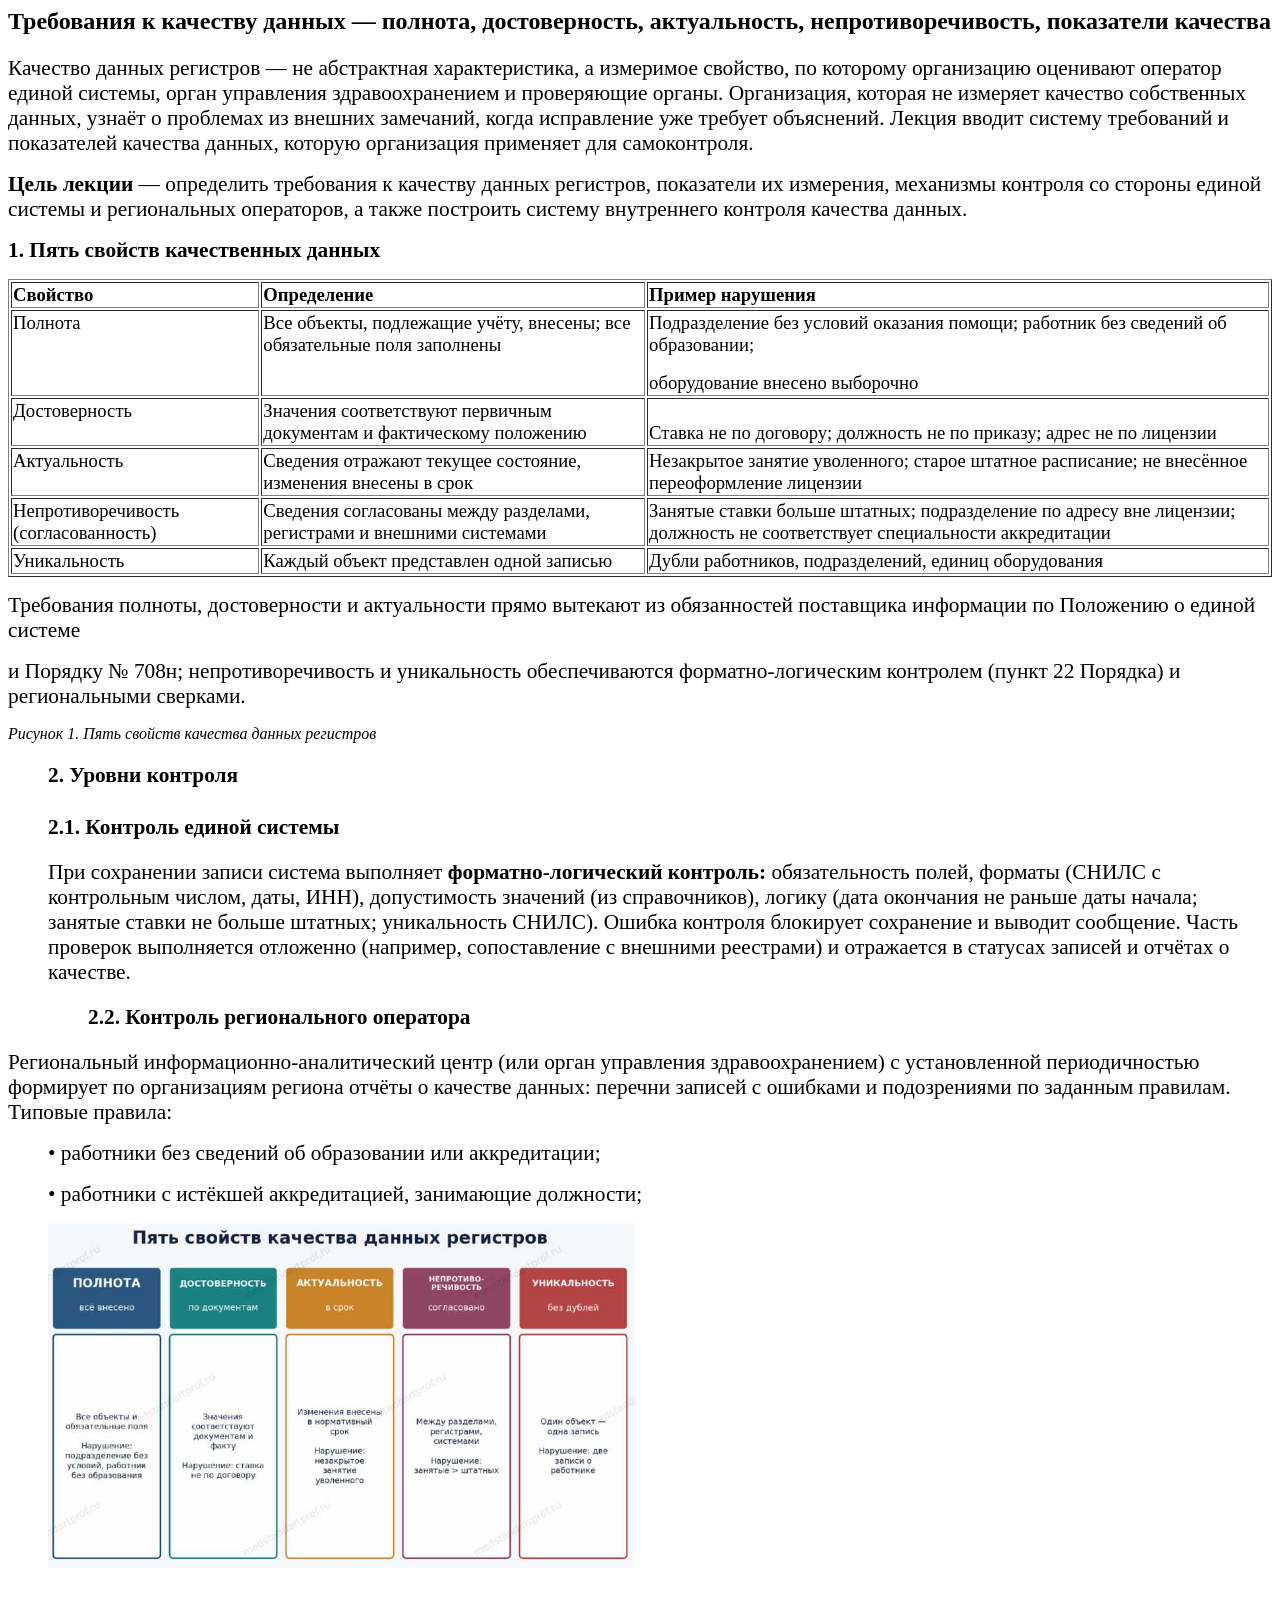
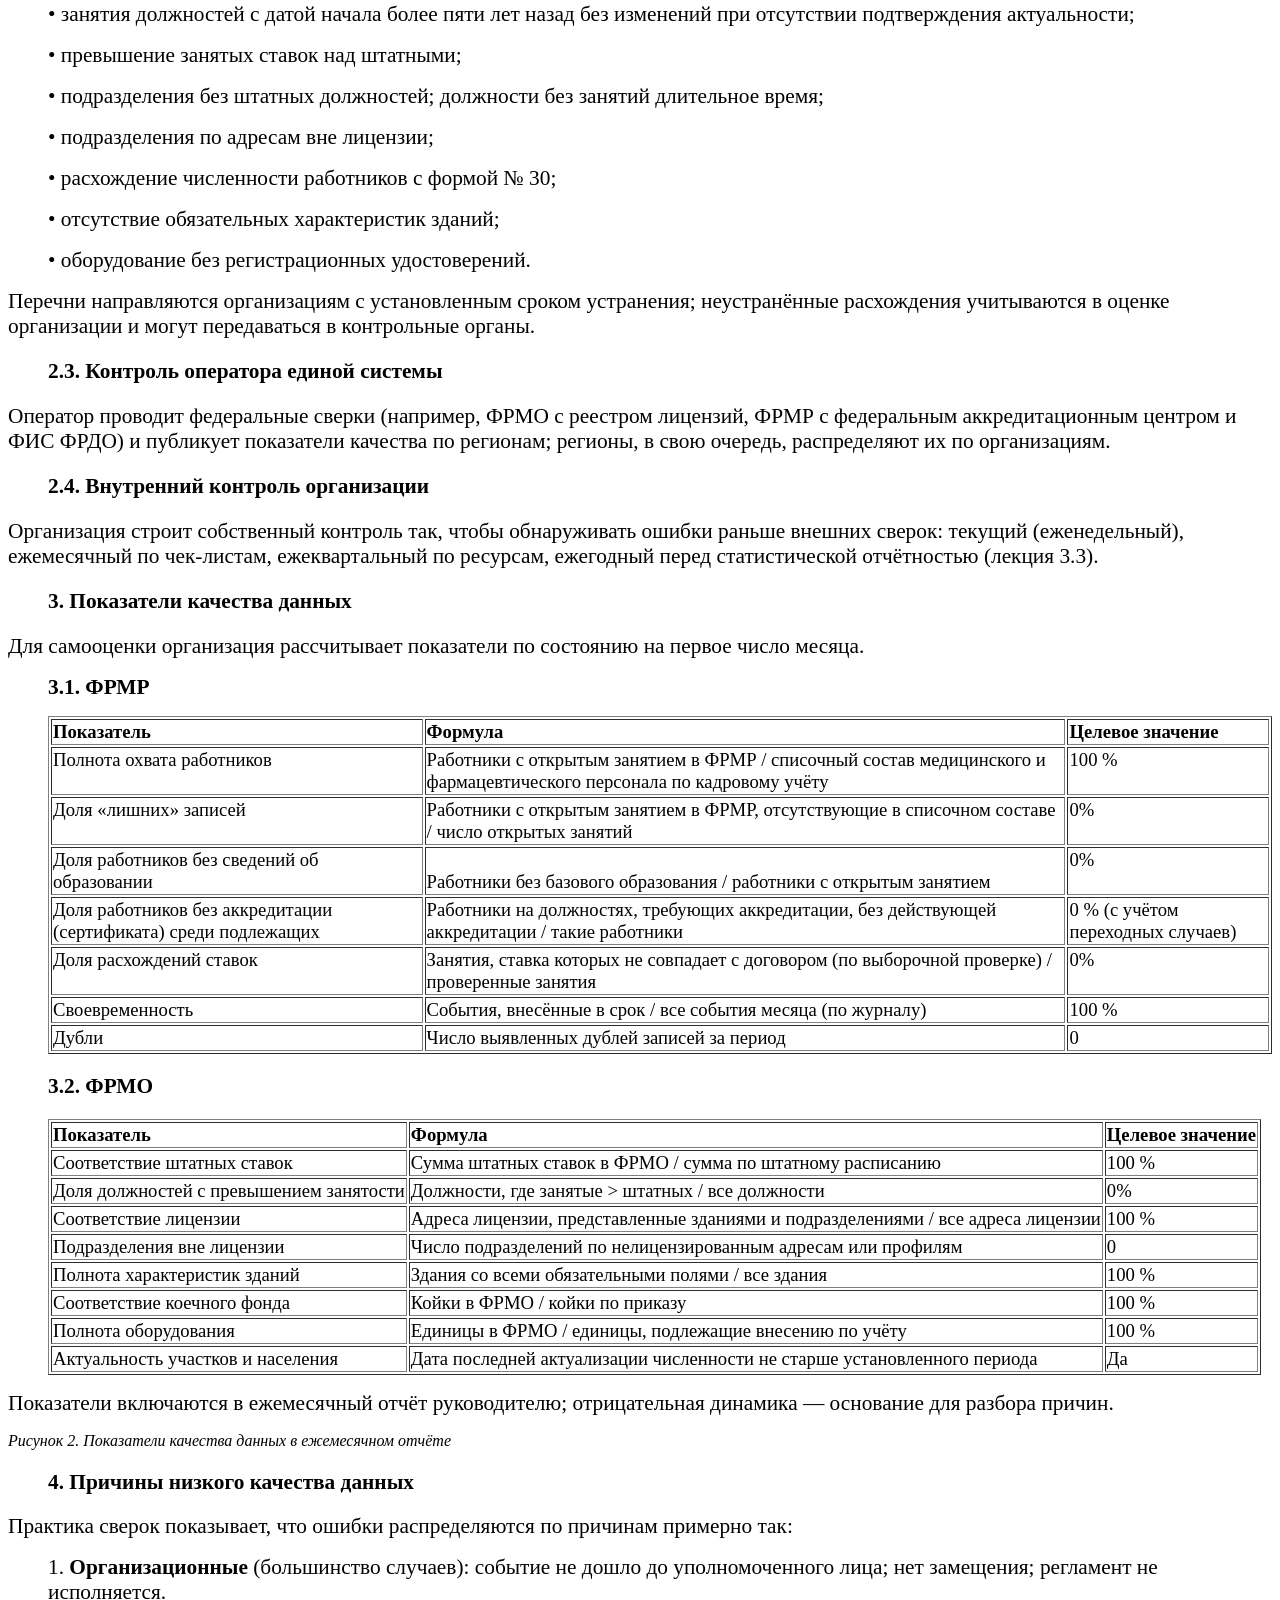
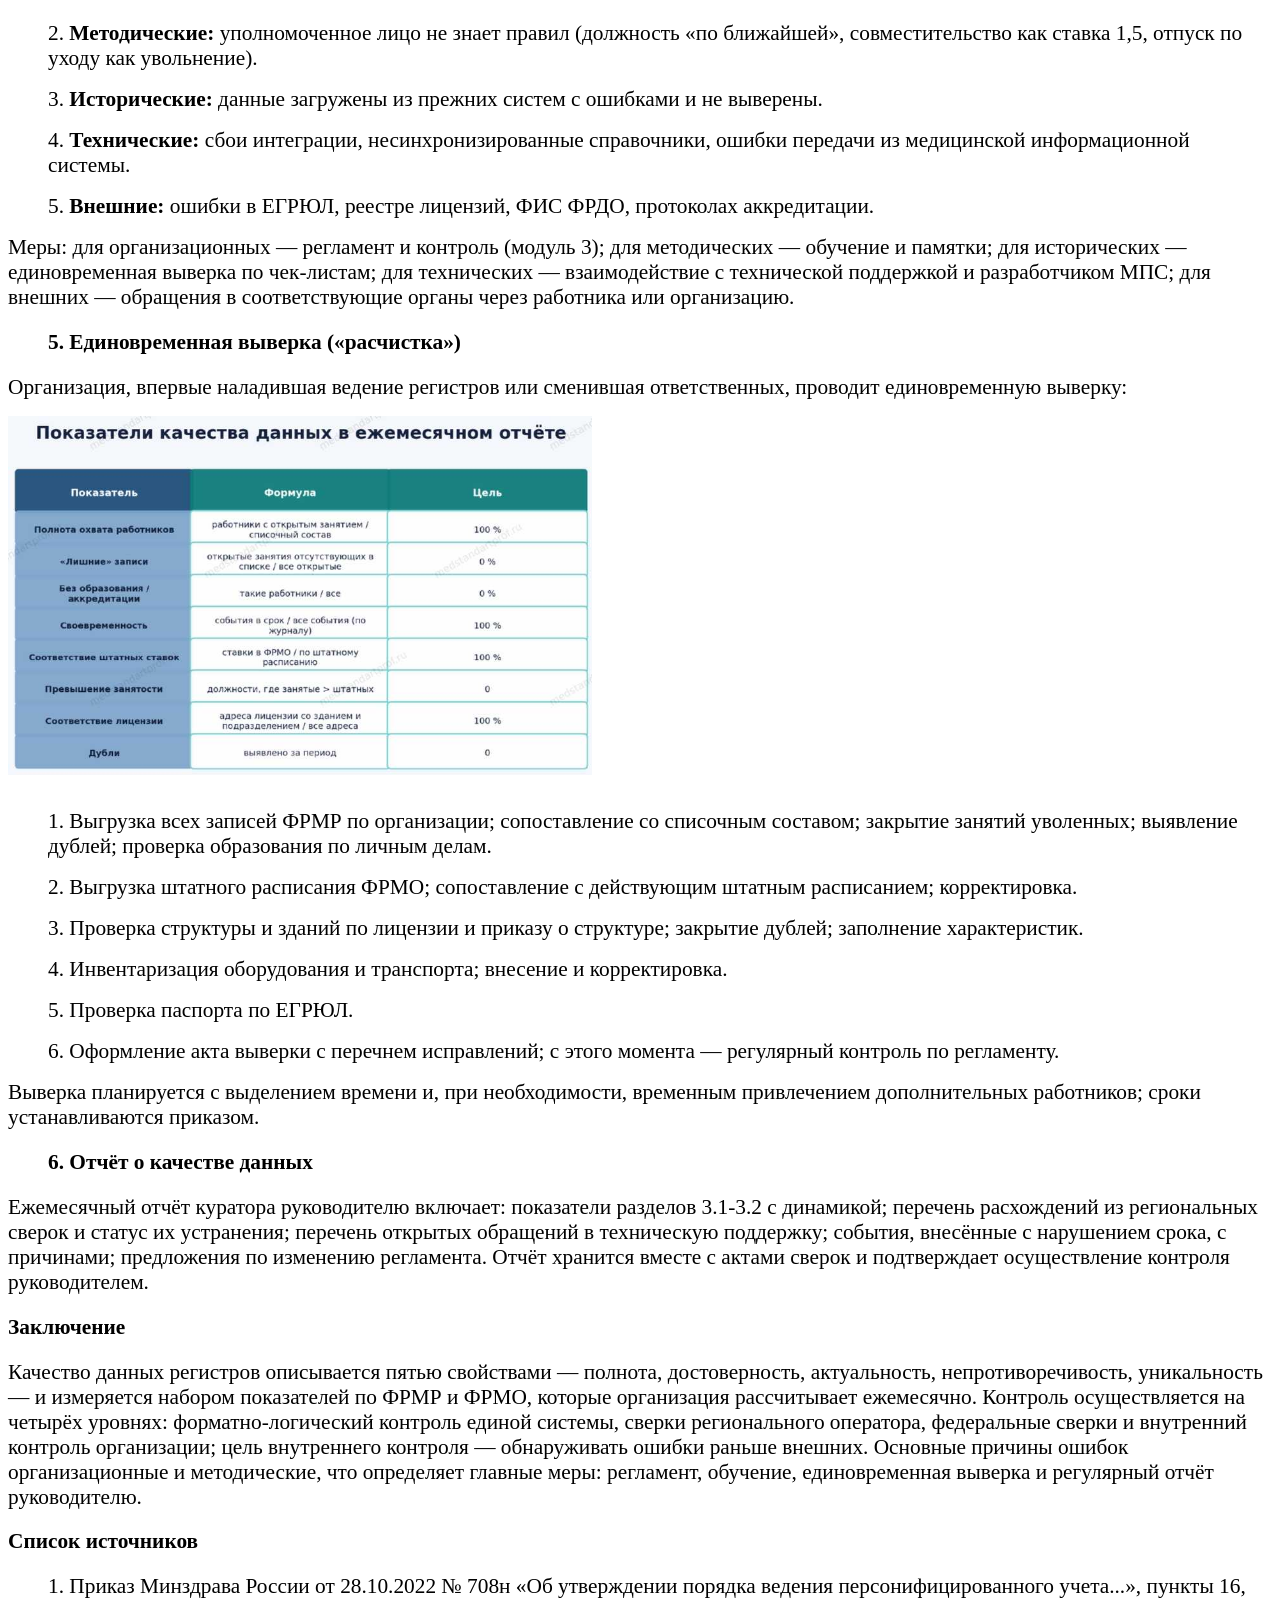
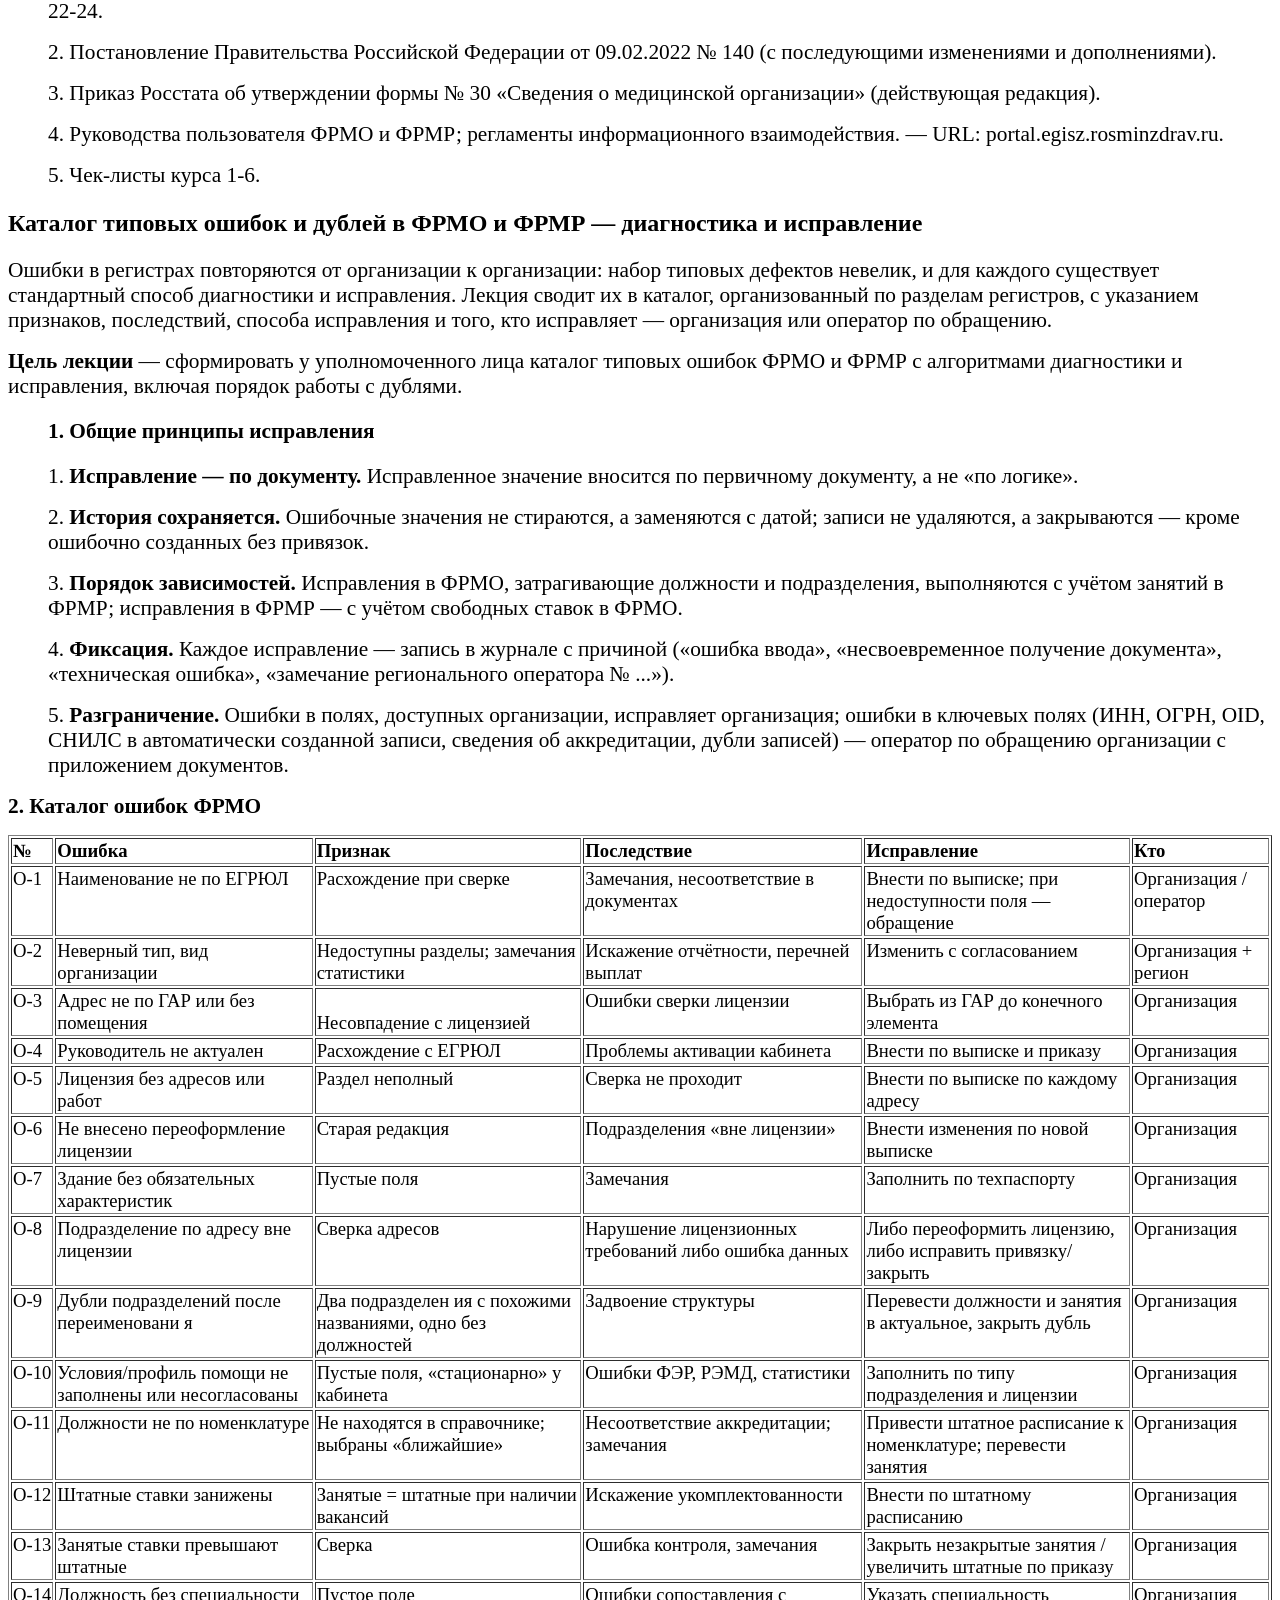
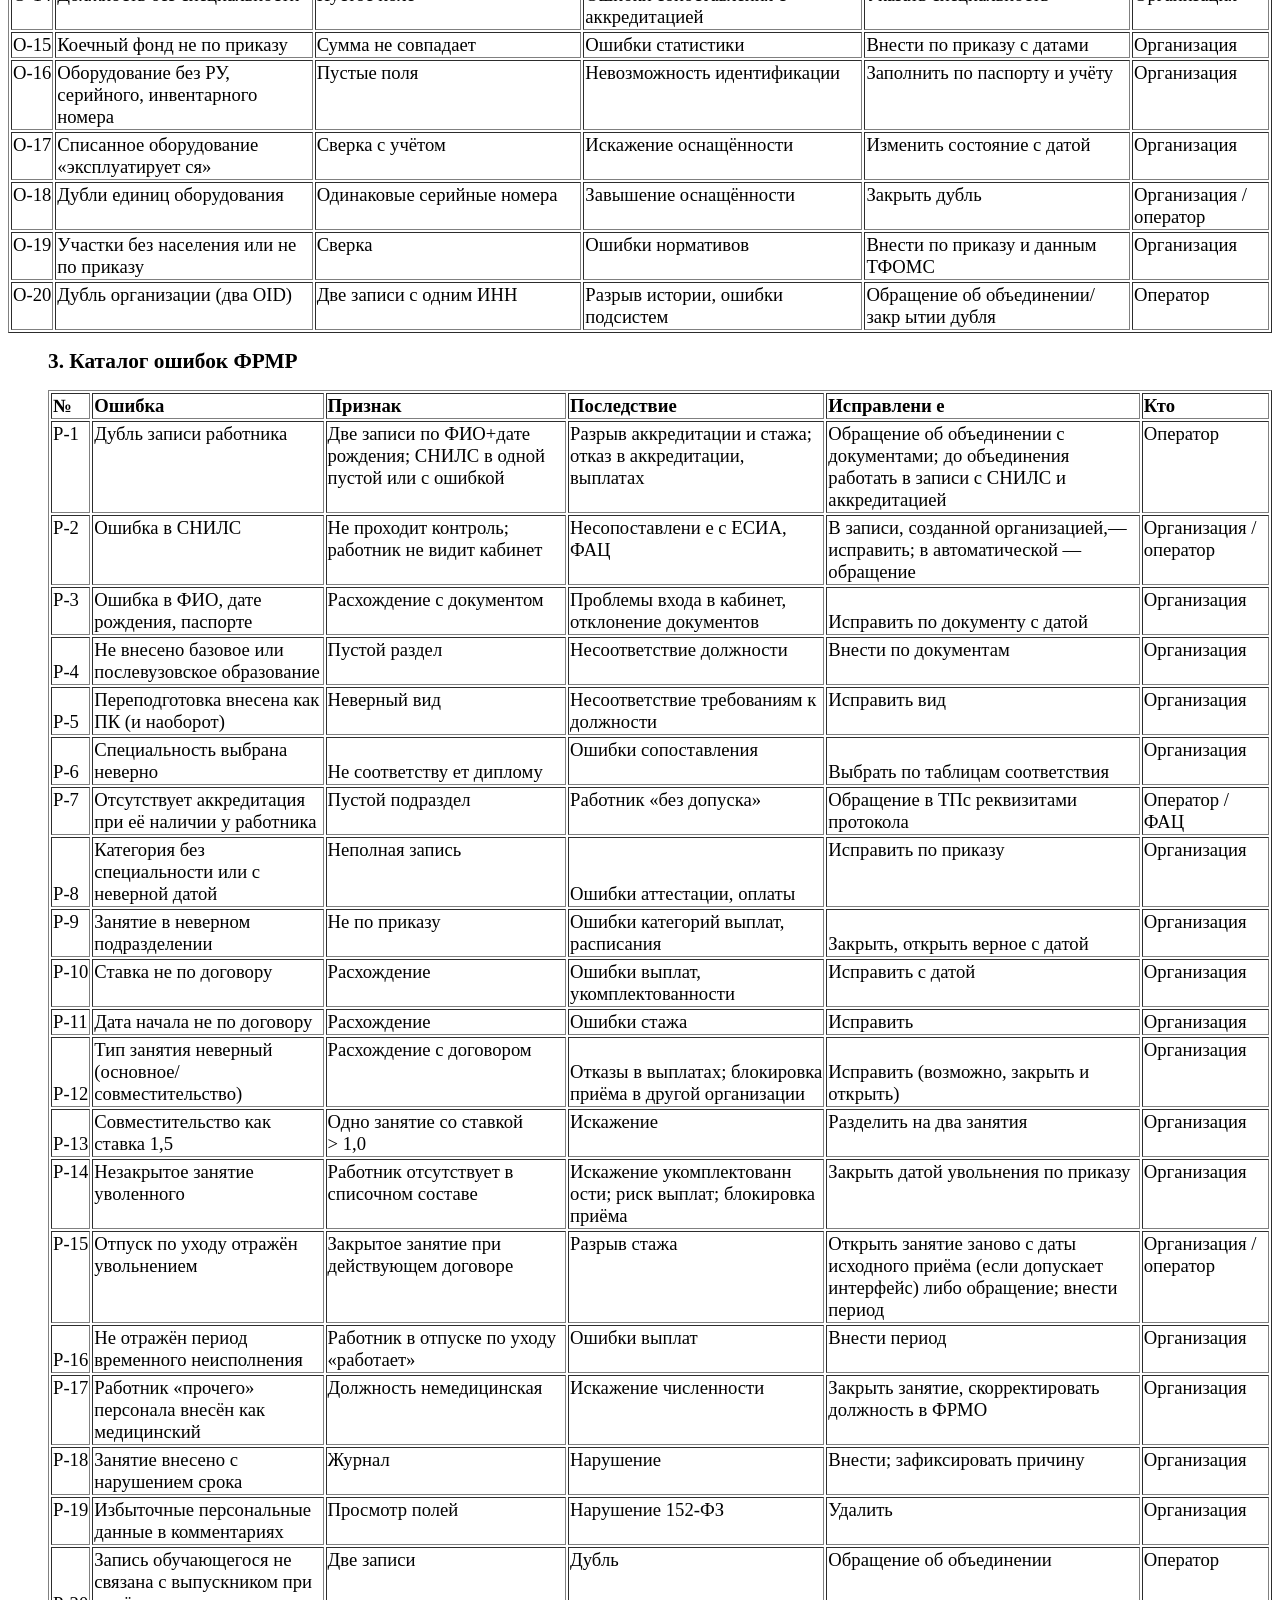
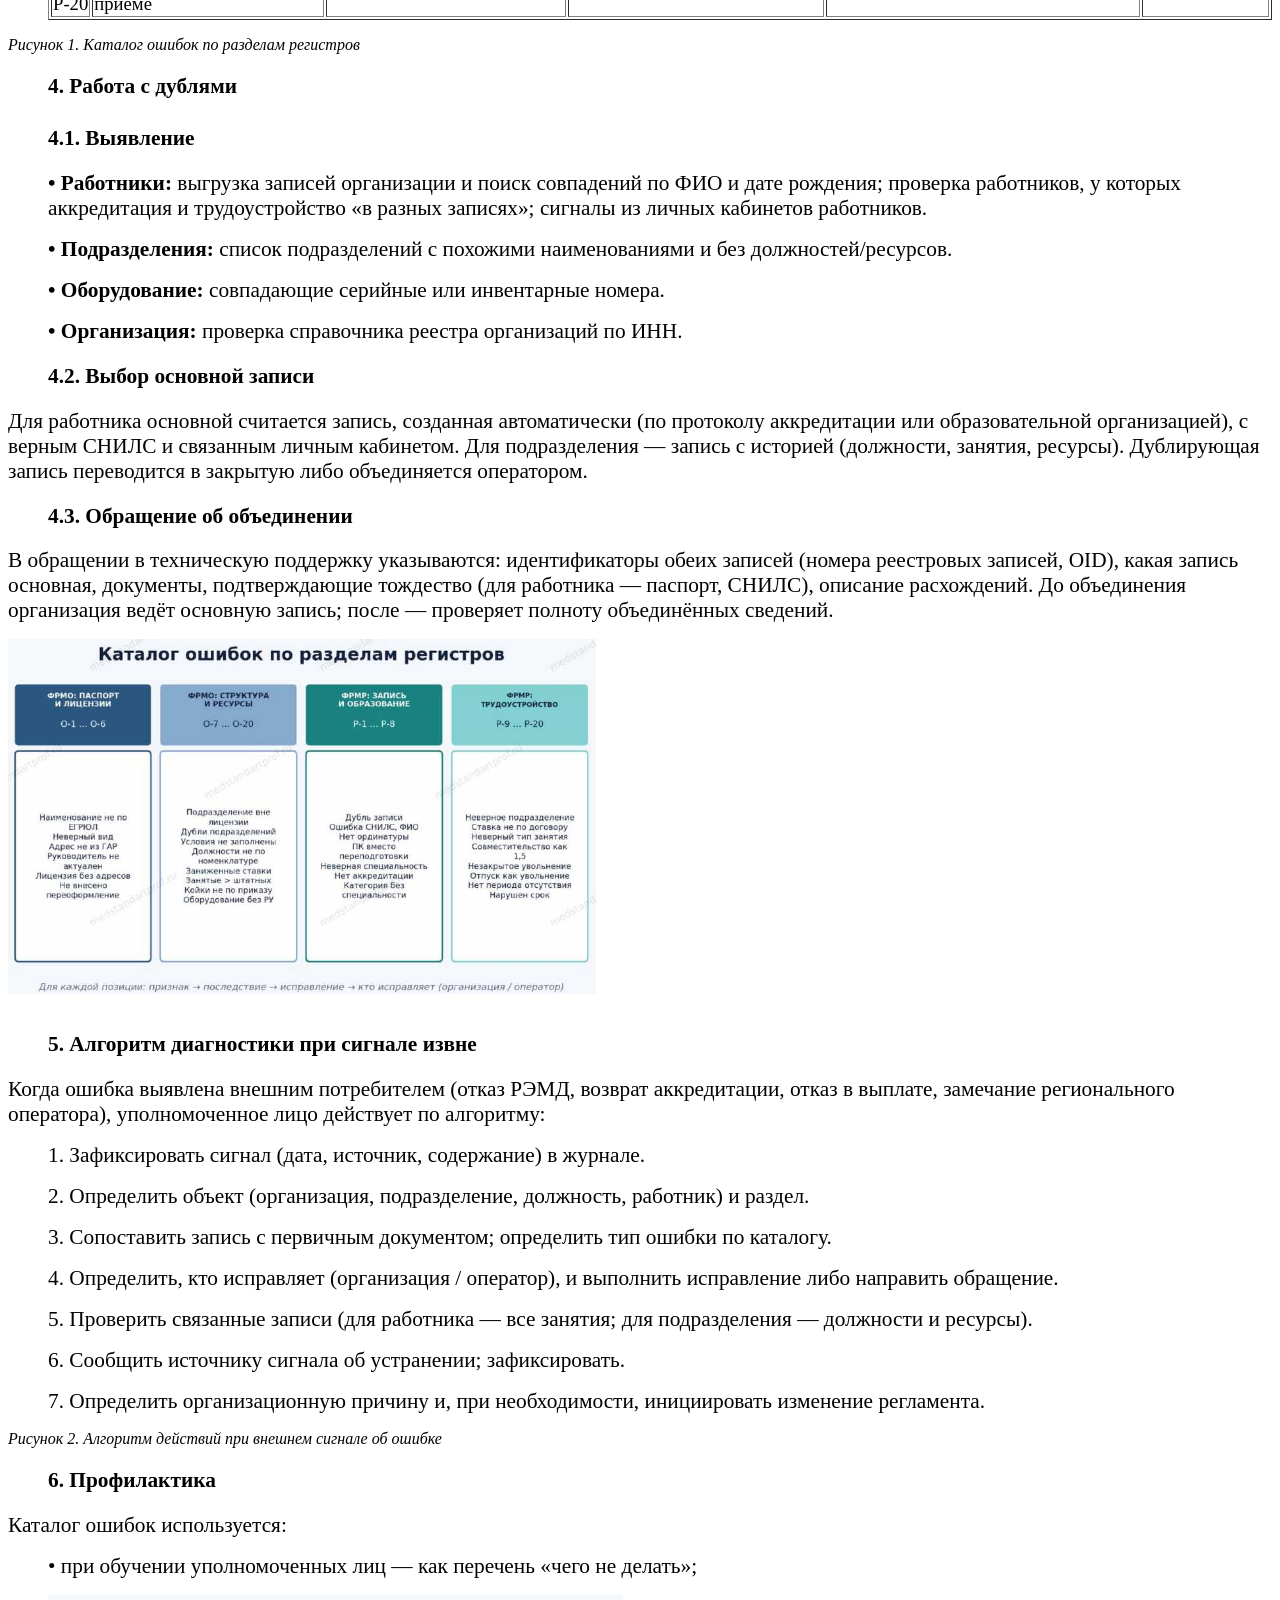
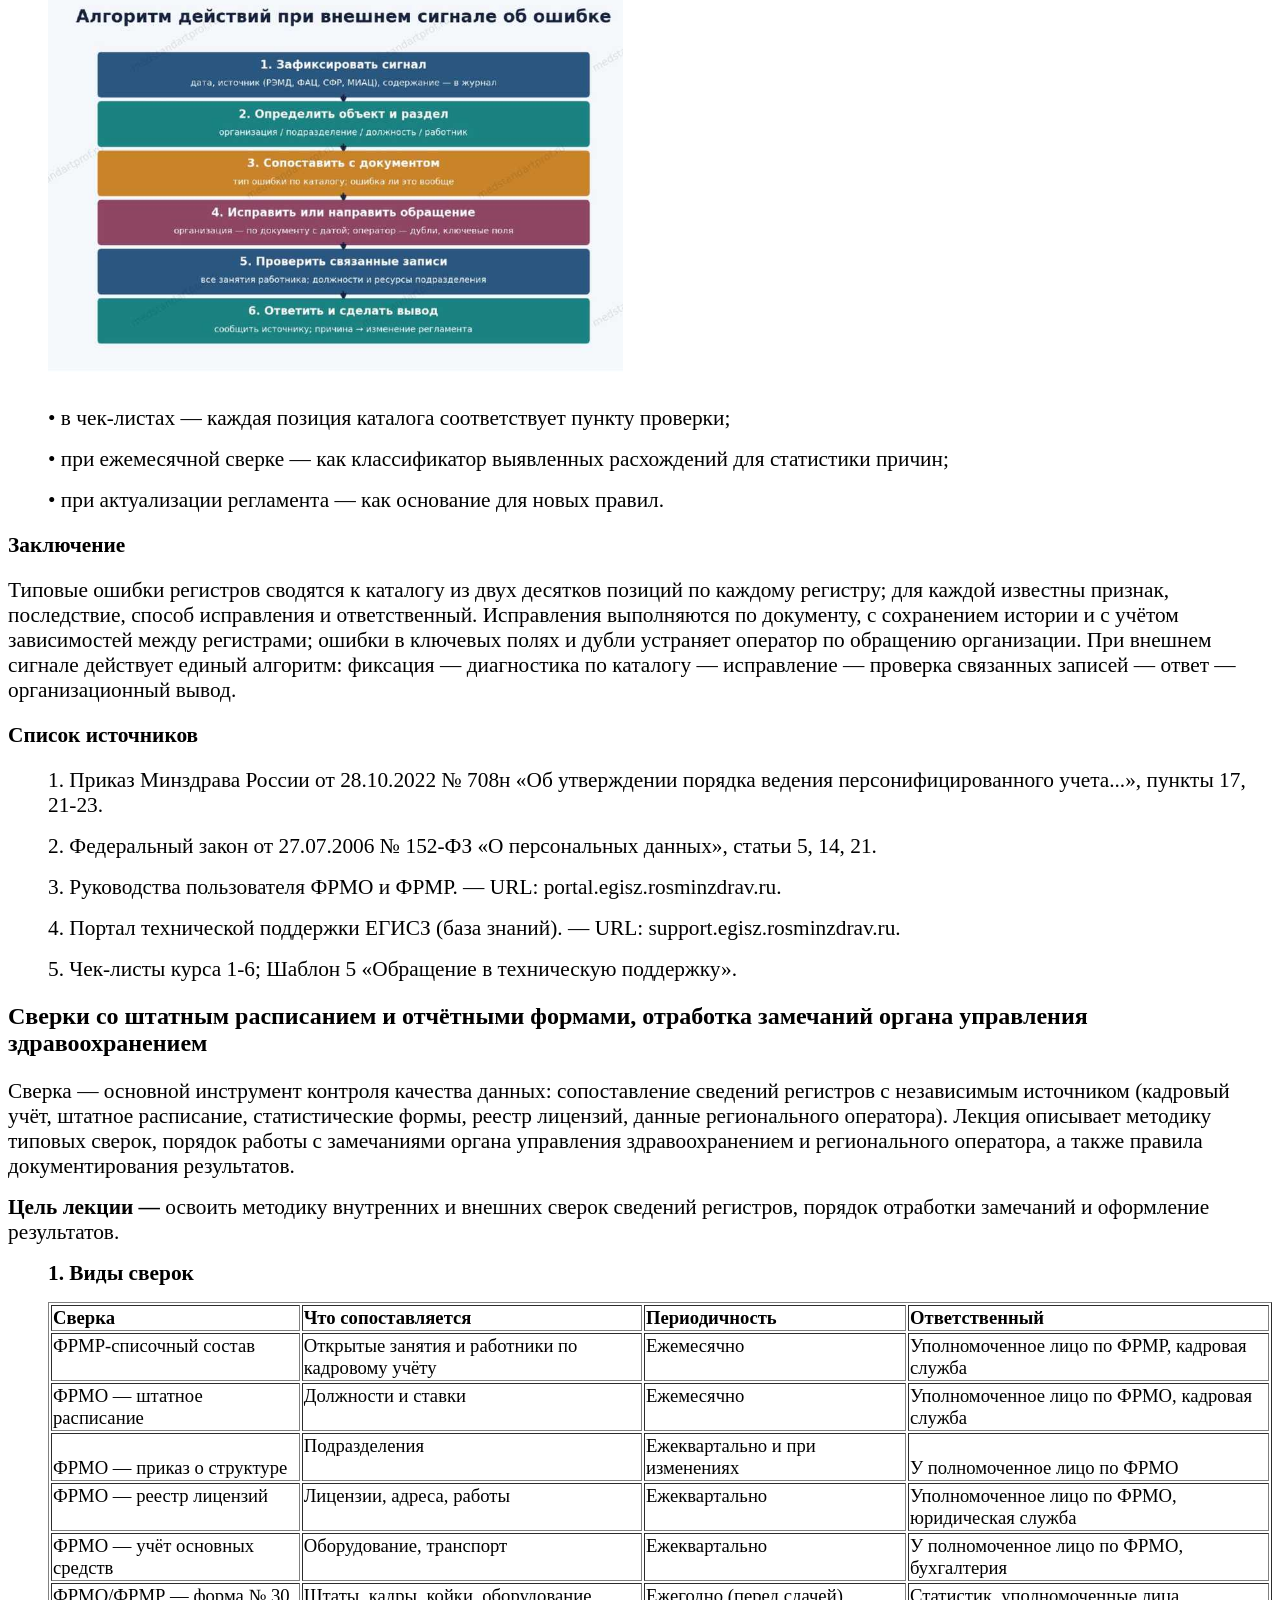
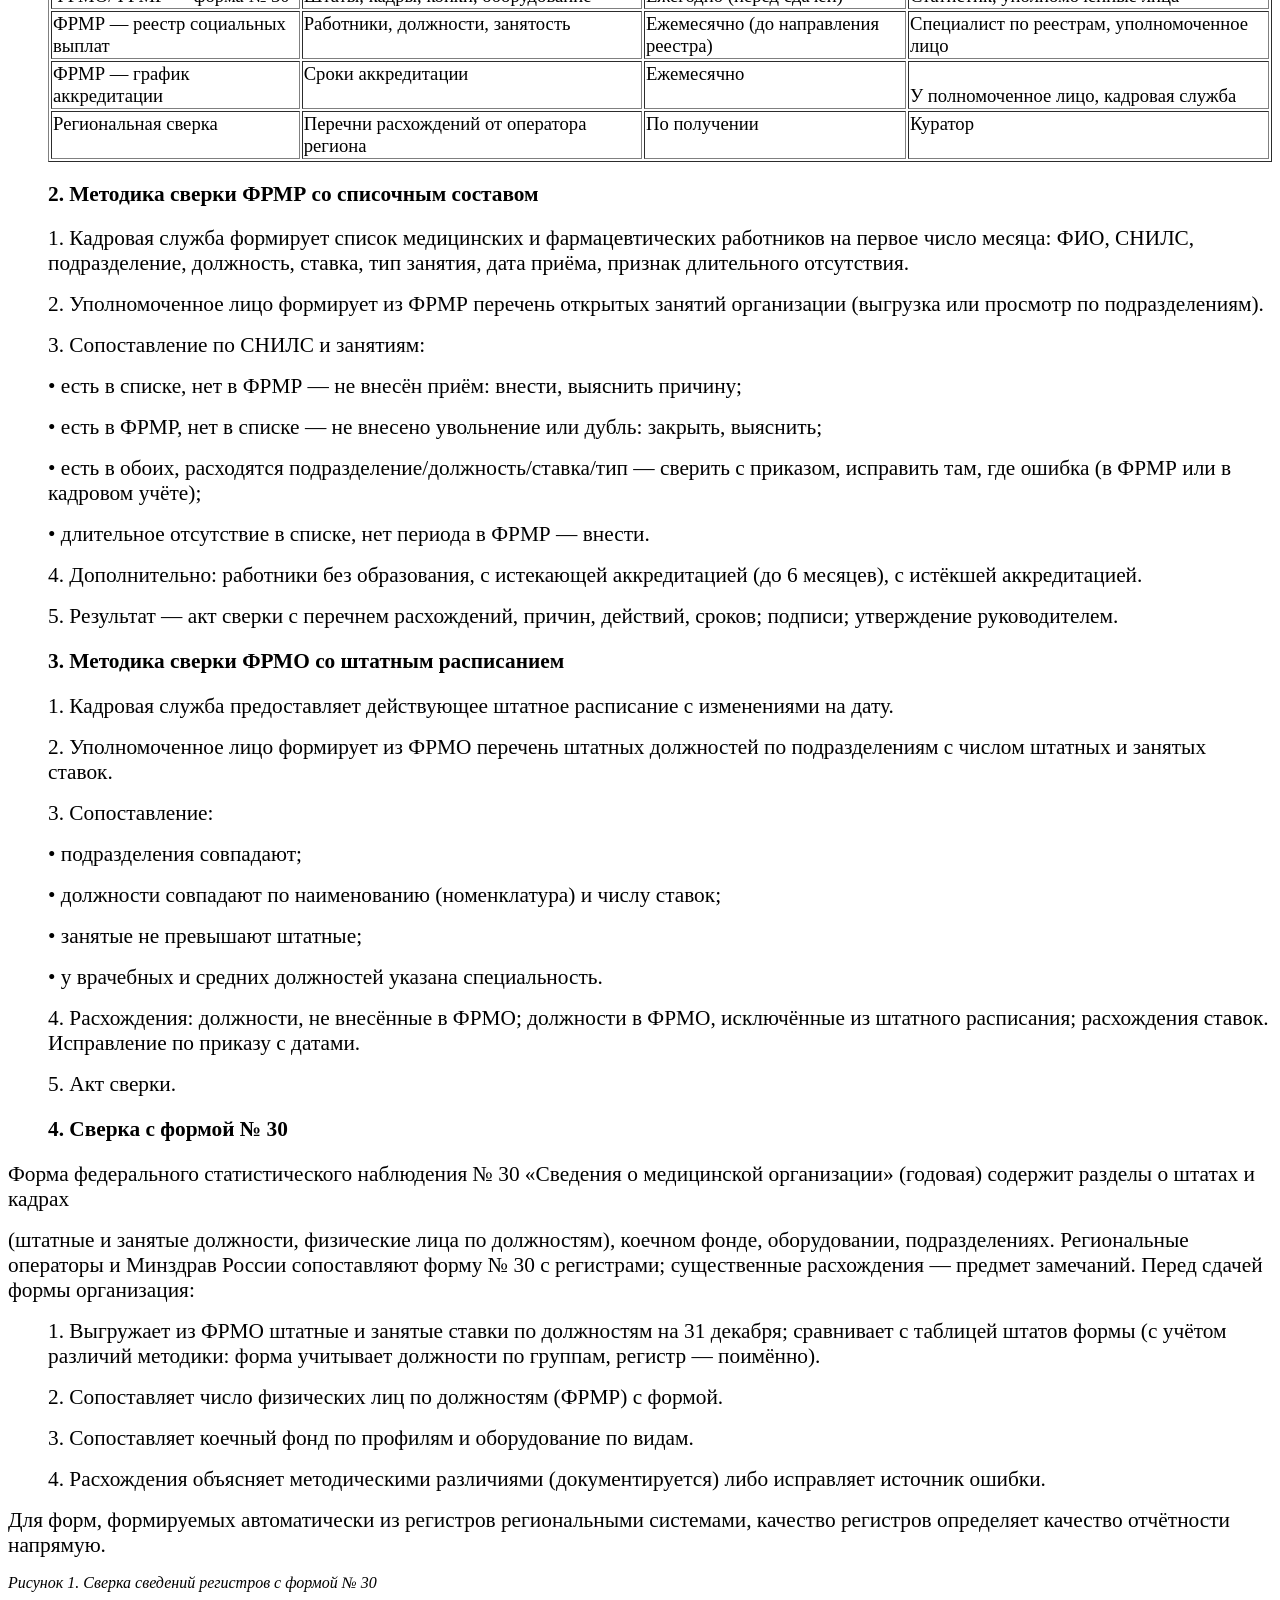
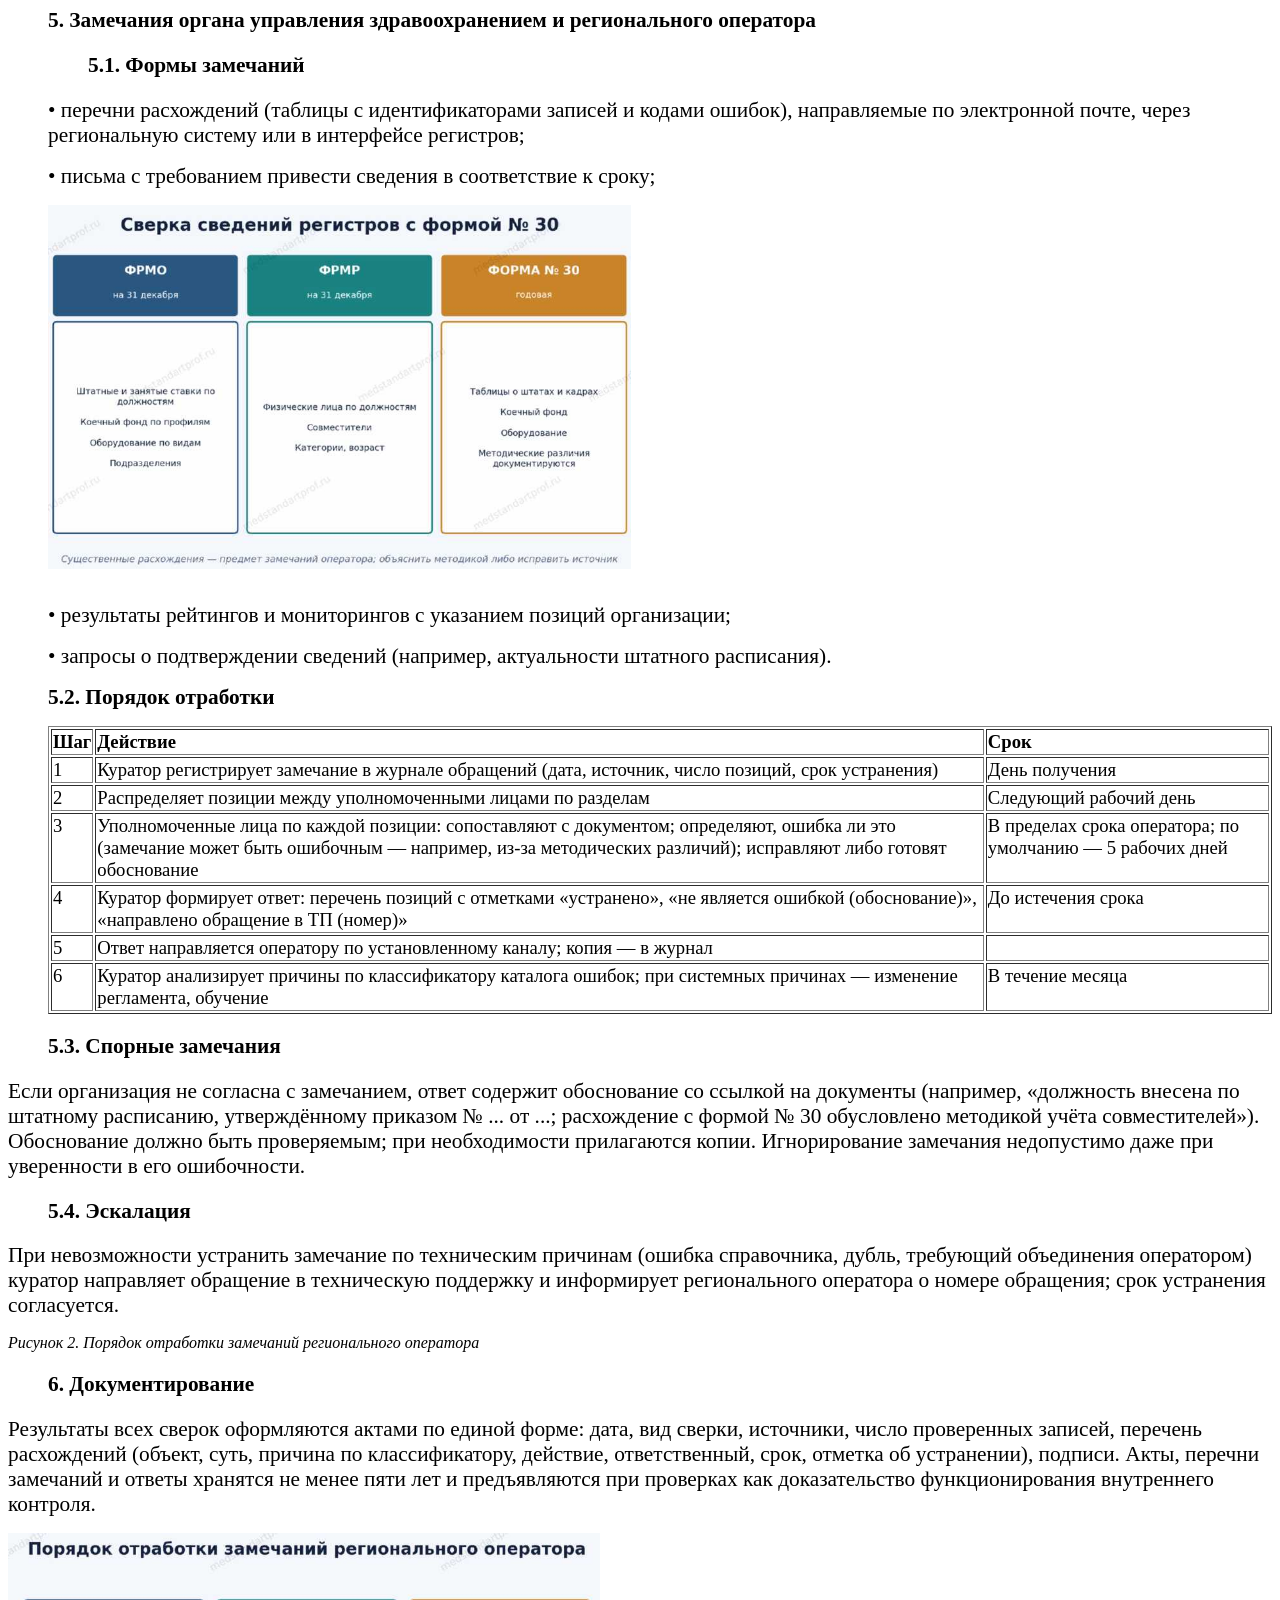
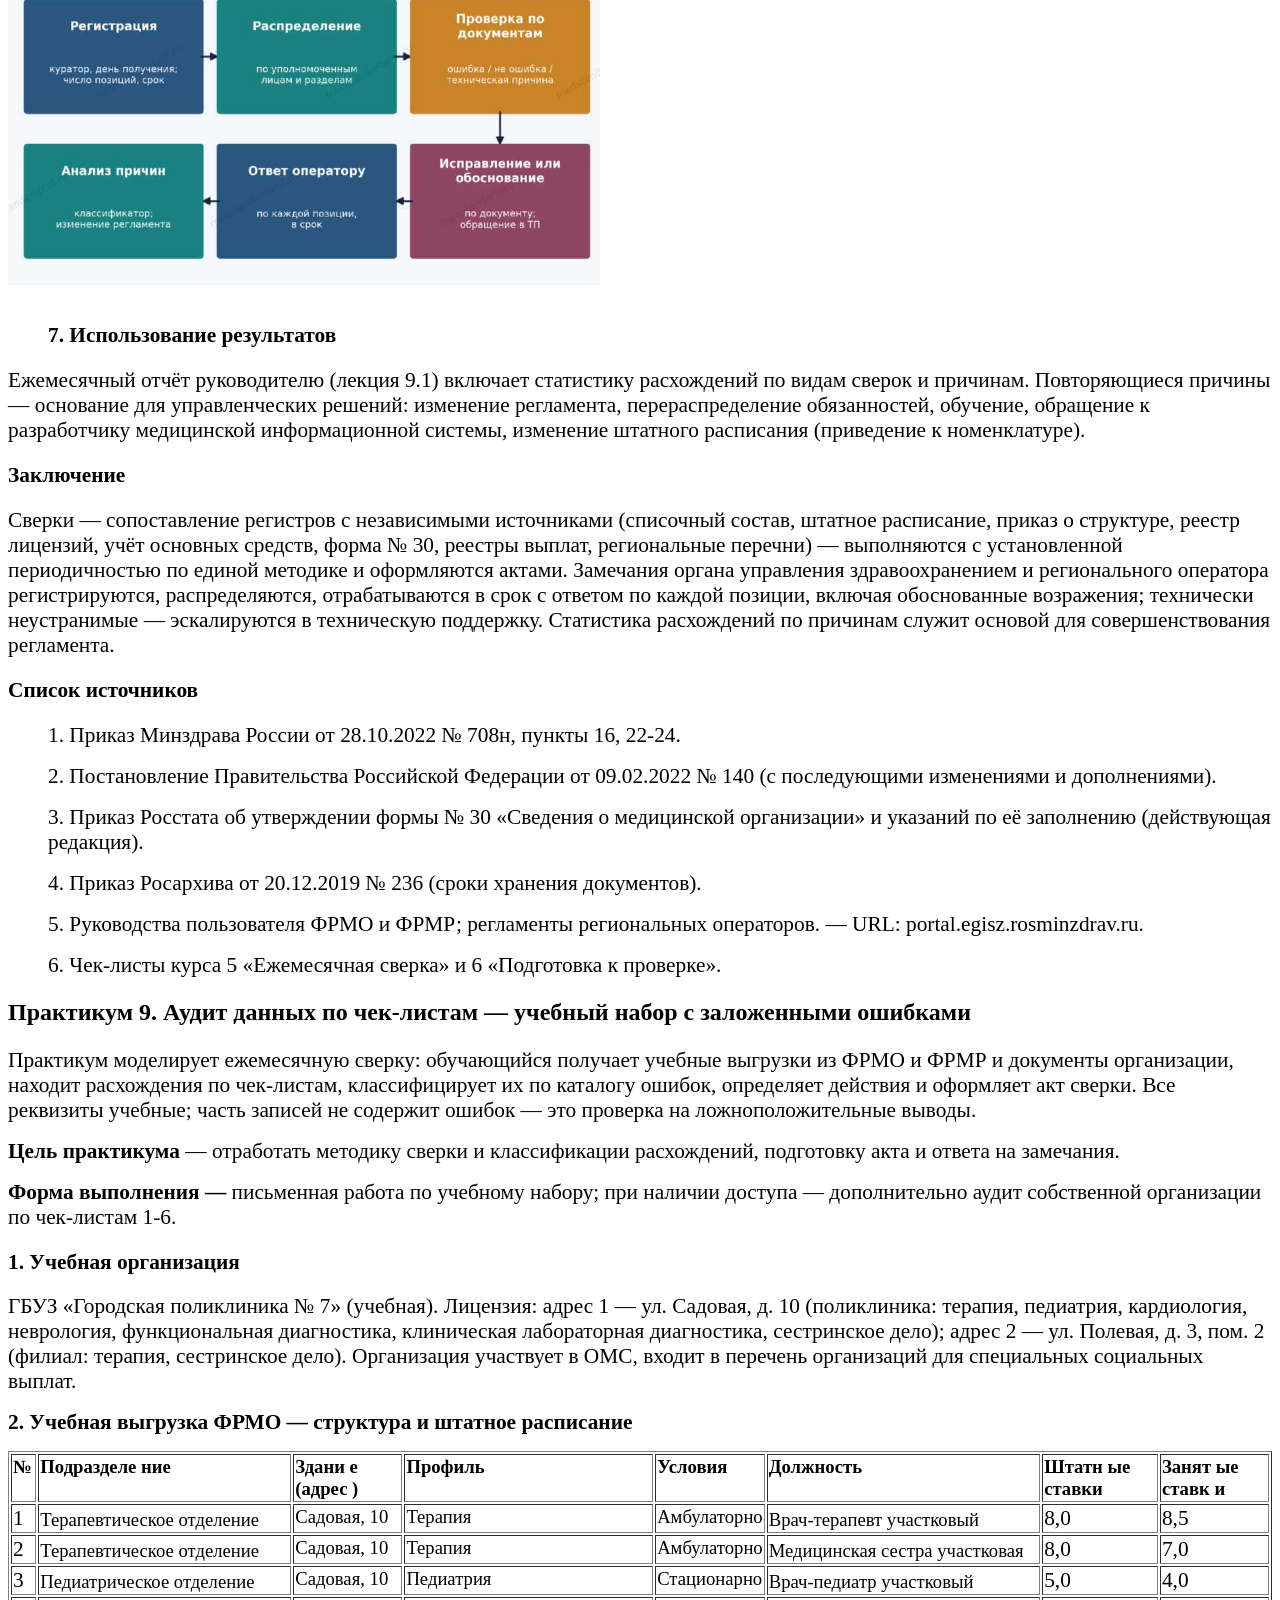
<file: лекции/лекция-9.htm>
﻿<!DOCTYPE HTML PUBLIC "-//W3C//DTD HTML 4.0 Transitional//EN"
        "http://www.w3.org/TR/1998/REC-html40-19980424/loose.dtd">
<html>
<head>
    <meta http-equiv="content-type" content="text/html; charset=UTF-8">
    <meta name="generator" content="ABBYY FineReader PDF 15">
    <meta name="author" content="NAPS2">
    <meta name="description" content="Отсканированное изображение">
    <title>Отсканированное изображение</title>
    <style type="text/css">
        table.main {
        }

        tr.row {
        }

        td.cell {
        }

        div.block {
        }

        div.paragraph {
        }

        .font0 {
            font: 9pt Times New Roman, serif;
        }

        .font1 {
            font: 12pt Times New Roman, serif;
        }

        .font2 {
            font: 14pt Times New Roman, serif;
        }

        .font3 {
            font: 16pt Times New Roman, serif;
        }

        .font4 {
            font: 18pt Times New Roman, serif;
        }

        .font5 {
            font: 22pt Times New Roman, serif;
        }

    </style>
</head>
<body><a name="caption1"></a>
<h1><a name="bookmark0"></a><span class="font4" style="font-weight:bold;"><a name="bookmark1"></a>Требования к качеству данных — полнота, достоверность, актуальность, непротиворечивость, показатели качества</span>
</h1>
<p><span class="font3">Качество данных регистров — не абстрактная характеристика, а измеримое свойство, по которому организацию оценивают оператор единой системы, орган управления здравоохранением и проверяющие органы. Организация, которая не измеряет качество собственных данных, узнаёт о проблемах из внешних замечаний, когда исправление уже требует объяснений. Лекция вводит систему требований и показателей качества данных, которую организация применяет для самоконтроля.</span>
</p>
<p><span class="font3" style="font-weight:bold;">Цель лекции </span><span class="font3">— определить требования к качеству данных регистров, показатели их измерения, механизмы контроля со стороны единой системы и региональных операторов, а также построить систему внутреннего контроля качества данных.</span>
</p>
<p><span class="font3" style="font-weight:bold;">1. Пять свойств качественных данных</span></p>
<table border="1">
    <tr>
        <td style="vertical-align:bottom;">
            <p><span class="font2" style="font-weight:bold;">Свойство</span></p></td>
        <td style="vertical-align:bottom;">
            <p><span class="font2" style="font-weight:bold;">Определение</span></p></td>
        <td style="vertical-align:bottom;">
            <p><span class="font2" style="font-weight:bold;">Пример нарушения</span></p></td>
    </tr>
    <tr>
        <td style="vertical-align:top;">
            <p><span class="font2">Полнота</span></p></td>
        <td style="vertical-align:top;">
            <p><span class="font2">Все объекты, подлежащие учёту, внесены; все обязательные поля заполнены</span></p>
        </td>
        <td style="vertical-align:bottom;">
            <p><span
                    class="font2">Подразделение без условий оказания помощи; работник без сведений об образовании;</span>
            </p>
            <p><span class="font2">оборудование внесено выборочно</span></p></td>
    </tr>
    <tr>
        <td style="vertical-align:top;">
            <p><span class="font2">Достоверность</span></p></td>
        <td style="vertical-align:bottom;">
            <p><span class="font2">Значения соответствуют первичным документам и фактическому положению</span></p></td>
        <td style="vertical-align:bottom;">
            <p><span class="font2">Ставка не по договору; должность не по приказу; адрес не по лицензии</span></p></td>
    </tr>
    <tr>
        <td style="vertical-align:top;">
            <p><span class="font2">Актуальность</span></p></td>
        <td style="vertical-align:top;">
            <p><span class="font2">Сведения отражают текущее состояние, изменения внесены в срок</span></p></td>
        <td style="vertical-align:bottom;">
            <p><span class="font2">Незакрытое занятие уволенного; старое штатное расписание; не внесённое переоформление лицензии</span>
            </p></td>
    </tr>
    <tr>
        <td style="vertical-align:top;">
            <p><span class="font2">Непротиворечивость (согласованность)</span></p></td>
        <td style="vertical-align:top;">
            <p><span class="font2">Сведения согласованы между разделами, регистрами и внешними системами</span></p></td>
        <td style="vertical-align:bottom;">
            <p><span class="font2">Занятые ставки больше штатных; подразделение по адресу вне лицензии; должность не соответствует специальности аккредитации</span>
            </p></td>
    </tr>
    <tr>
        <td style="vertical-align:top;">
            <p><span class="font2">Уникальность</span></p></td>
        <td style="vertical-align:bottom;">
            <p><span class="font2">Каждый объект представлен одной записью</span></p></td>
        <td style="vertical-align:bottom;">
            <p><span class="font2">Дубли работников, подразделений, единиц оборудования</span></p></td>
    </tr>
</table>
<p><span class="font3">Требования полноты, достоверности и актуальности прямо вытекают из обязанностей поставщика информации по Положению о единой системе</span>
</p>
<p><span class="font3">и Порядку № 708н; непротиворечивость и уникальность обеспечиваются форматно-логическим контролем (пункт 22 Порядка) и региональными сверками.</span>
</p>
<p><span class="font1" style="font-style:italic;">Рисунок 1. Пять свойств качества данных регистров</span></p>
<ul style="list-style:none;">
    <li>
        <h2><a name="bookmark2"></a><span class="font3" style="font-weight:bold;"><a name="bookmark3"></a>2. Уровни контроля</span><br><br><span
                class="font3" style="font-weight:bold;"><a name="bookmark4"></a>2.1. Контроль единой системы</span></h2>
        <p><span class="font3">При сохранении записи система выполняет </span><span class="font3"
                                                                                    style="font-weight:bold;">форматно-логический контроль: </span><span
                class="font3">обязательность полей, форматы (СНИЛС с контрольным числом, даты, ИНН), допустимость значений (из справочников), логику (дата окончания не раньше даты начала; занятые ставки не больше штатных; уникальность СНИЛС). Ошибка контроля блокирует сохранение и выводит сообщение. Часть проверок выполняется отложенно (например, сопоставление с внешними реестрами) и отражается в статусах записей и отчётах о качестве.</span>
        </p>
        <ul style="list-style:none;">
            <li>
                <h2><a name="bookmark5"></a><span class="font3" style="font-weight:bold;"><a name="bookmark6"></a>2.2. Контроль регионального оператора</span>
                </h2></li>
        </ul>
    </li>
</ul>
<p><span class="font3">Региональный информационно-аналитический центр (или орган управления здравоохранением) с установленной периодичностью формирует по организациям региона отчёты о качестве данных: перечни записей с ошибками и подозрениями по заданным правилам. Типовые правила:</span>
</p>
<ul style="list-style:none;">
    <li>
        <p><span class="font3">• работники без сведений об образовании или аккредитации;</span></p></li>
    <li>
        <p><span class="font3">• работники с истёкшей аккредитацией, занимающие должности;</span></p>
        <div><img src="лекция-9_files/3b353a46384f-9-1.jpg" alt="" style="width:440pt;height:259pt;">
        </div>
        <br clear="all"></li>
    <li>
        <p><span class="font3">• занятия должностей с датой начала более пяти лет назад без изменений при отсутствии подтверждения актуальности;</span>
        </p></li>
    <li>
        <p><span class="font3">• превышение занятых ставок над штатными;</span></p></li>
    <li>
        <p><span class="font3">• подразделения без штатных должностей; должности без занятий длительное время;</span>
        </p></li>
    <li>
        <p><span class="font3">• подразделения по адресам вне лицензии;</span></p></li>
    <li>
        <p><span class="font3">• расхождение численности работников с формой № 30;</span></p></li>
    <li>
        <p><span class="font3">• отсутствие обязательных характеристик зданий;</span></p></li>
    <li>
        <p><span class="font3">• оборудование без регистрационных удостоверений.</span></p></li>
</ul>
<p><span class="font3">Перечни направляются организациям с установленным сроком устранения; неустранённые расхождения учитываются в оценке организации и могут передаваться в контрольные органы.</span>
</p>
<ul style="list-style:none;">
    <li>
        <h2><a name="bookmark7"></a><span class="font3" style="font-weight:bold;"><a name="bookmark8"></a>2.3. Контроль оператора единой системы</span>
        </h2></li>
</ul>
<p><span class="font3">Оператор проводит федеральные сверки (например, ФРМО с реестром лицензий, ФРМР с федеральным аккредитационным центром и ФИС ФРДО) и публикует показатели качества по регионам; регионы, в свою очередь, распределяют их по организациям.</span>
</p>
<ul style="list-style:none;">
    <li>
        <h2><a name="bookmark9"></a><span class="font3" style="font-weight:bold;"><a name="bookmark10"></a>2.4. Внутренний контроль организации</span>
        </h2></li>
</ul>
<p><span class="font3">Организация строит собственный контроль так, чтобы обнаруживать ошибки раньше внешних сверок: текущий (еженедельный), ежемесячный по чек-листам, ежеквартальный по ресурсам, ежегодный перед статистической отчётностью (лекция 3.3).</span>
</p>
<ul style="list-style:none;">
    <li>
        <h2><a name="bookmark11"></a><span class="font3" style="font-weight:bold;"><a name="bookmark12"></a>3. Показатели качества данных</span>
        </h2></li>
</ul>
<p><span class="font3">Для самооценки организация рассчитывает показатели по состоянию на первое число месяца.</span>
</p>
<ul style="list-style:none;">
    <li>
        <p><span class="font3" style="font-weight:bold;">3.1. ФРМР</span></p>
        <table border="1">
            <tr>
                <td style="vertical-align:bottom;">
                    <p><span class="font2" style="font-weight:bold;">Показатель</span></p></td>
                <td style="vertical-align:bottom;">
                    <p><span class="font2" style="font-weight:bold;">Формула</span></p></td>
                <td style="vertical-align:bottom;">
                    <p><span class="font2" style="font-weight:bold;">Целевое значение</span></p></td>
            </tr>
            <tr>
                <td style="vertical-align:top;">
                    <p><span class="font2">Полнота охвата работников</span></p></td>
                <td style="vertical-align:bottom;">
                    <p><span class="font2">Работники с открытым занятием в ФРМР / списочный состав медицинского и фармацевтического персонала по кадровому учёту</span>
                    </p></td>
                <td style="vertical-align:top;">
                    <p><span class="font2">100 %</span></p></td>
            </tr>
            <tr>
                <td style="vertical-align:top;">
                    <p><span class="font2">Доля «лишних» записей</span></p></td>
                <td style="vertical-align:bottom;">
                    <p><span class="font2">Работники с открытым занятием в ФРМР, отсутствующие в списочном составе / число открытых занятий</span>
                    </p></td>
                <td style="vertical-align:top;">
                    <p><span class="font2">0%</span></p></td>
            </tr>
            <tr>
                <td style="vertical-align:top;">
                    <p><span class="font2">Доля работников без сведений об образовании</span></p></td>
                <td style="vertical-align:bottom;">
                    <p><span class="font2">Работники без базового образования / работники с открытым занятием</span></p>
                </td>
                <td style="vertical-align:top;">
                    <p><span class="font2">0%</span></p></td>
            </tr>
            <tr>
                <td style="vertical-align:top;">
                    <p><span class="font2">Доля работников без аккредитации (сертификата) среди подлежащих</span></p>
                </td>
                <td style="vertical-align:bottom;">
                    <p><span class="font2">Работники на должностях, требующих аккредитации, без действующей аккредитации / такие работники</span>
                    </p></td>
                <td style="vertical-align:top;">
                    <p><span class="font2">0 % (с учётом переходных случаев)</span></p></td>
            </tr>
            <tr>
                <td style="vertical-align:top;">
                    <p><span class="font2">Доля расхождений ставок</span></p></td>
                <td style="vertical-align:bottom;">
                    <p><span class="font2">Занятия, ставка которых не совпадает с договором (по выборочной проверке) / проверенные занятия</span>
                    </p></td>
                <td style="vertical-align:top;">
                    <p><span class="font2">0%</span></p></td>
            </tr>
            <tr>
                <td style="vertical-align:top;">
                    <p><span class="font2">Своевременность</span></p></td>
                <td style="vertical-align:bottom;">
                    <p><span class="font2">События, внесённые в срок / все события месяца (по журналу)</span></p></td>
                <td style="vertical-align:top;">
                    <p><span class="font2">100 %</span></p></td>
            </tr>
            <tr>
                <td style="vertical-align:top;">
                    <p><span class="font2">Дубли</span></p></td>
                <td style="vertical-align:bottom;">
                    <p><span class="font2">Число выявленных дублей записей за период</span></p></td>
                <td style="vertical-align:top;">
                    <p><span class="font2">0</span></p></td>
            </tr>
        </table>
    </li>
    <li>
        <h2><a name="bookmark13"></a><span class="font3" style="font-weight:bold;"><a
                name="bookmark14"></a>3.2. ФРМО</span></h2>
        <table border="1">
            <tr>
                <td style="vertical-align:bottom;">
                    <p><span class="font2" style="font-weight:bold;">Показатель</span></p></td>
                <td style="vertical-align:bottom;">
                    <p><span class="font2" style="font-weight:bold;">Формула</span></p></td>
                <td style="vertical-align:bottom;">
                    <p><span class="font2" style="font-weight:bold;">Целевое значение</span></p></td>
            </tr>
            <tr>
                <td style="vertical-align:top;">
                    <p><span class="font2">Соответствие штатных ставок</span></p></td>
                <td style="vertical-align:bottom;">
                    <p><span class="font2">Сумма штатных ставок в ФРМО / сумма по штатному расписанию</span></p></td>
                <td style="vertical-align:top;">
                    <p><span class="font2">100 %</span></p></td>
            </tr>
            <tr>
                <td style="vertical-align:bottom;">
                    <p><span class="font2">Доля должностей с превышением занятости</span></p></td>
                <td style="vertical-align:bottom;">
                    <p><span class="font2">Должности, где занятые &gt;&nbsp;штатных / все должности</span></p></td>
                <td style="vertical-align:top;">
                    <p><span class="font2">0%</span></p></td>
            </tr>
            <tr>
                <td style="vertical-align:top;">
                    <p><span class="font2">Соответствие лицензии</span></p></td>
                <td style="vertical-align:bottom;">
                    <p><span class="font2">Адреса лицензии, представленные зданиями и подразделениями / все адреса лицензии</span>
                    </p></td>
                <td style="vertical-align:top;">
                    <p><span class="font2">100 %</span></p></td>
            </tr>
            <tr>
                <td style="vertical-align:top;">
                    <p><span class="font2">Подразделения вне лицензии</span></p></td>
                <td style="vertical-align:bottom;">
                    <p><span class="font2">Число подразделений по нелицензированным адресам или профилям</span></p></td>
                <td style="vertical-align:top;">
                    <p><span class="font2">0</span></p></td>
            </tr>
            <tr>
                <td style="vertical-align:top;">
                    <p><span class="font2">Полнота характеристик зданий</span></p></td>
                <td style="vertical-align:bottom;">
                    <p><span class="font2">Здания со всеми обязательными полями / все здания</span></p></td>
                <td style="vertical-align:top;">
                    <p><span class="font2">100 %</span></p></td>
            </tr>
            <tr>
                <td style="vertical-align:bottom;">
                    <p><span class="font2">Соответствие коечного фонда</span></p></td>
                <td style="vertical-align:bottom;">
                    <p><span class="font2">Койки в ФРМО / койки по приказу</span></p></td>
                <td style="vertical-align:top;">
                    <p><span class="font2">100 %</span></p></td>
            </tr>
            <tr>
                <td style="vertical-align:top;">
                    <p><span class="font2">Полнота оборудования</span></p></td>
                <td style="vertical-align:bottom;">
                    <p><span class="font2">Единицы в ФРМО / единицы, подлежащие внесению по учёту</span></p></td>
                <td style="vertical-align:top;">
                    <p><span class="font2">100 %</span></p></td>
            </tr>
            <tr>
                <td style="vertical-align:top;">
                    <p><span class="font2">Актуальность участков и населения</span></p></td>
                <td style="vertical-align:bottom;">
                    <p><span
                            class="font2">Дата последней актуализации численности не старше установленного периода</span>
                    </p></td>
                <td style="vertical-align:top;">
                    <p><span class="font2">Да</span></p></td>
            </tr>
        </table>
    </li>
</ul>
<p><span class="font3">Показатели включаются в ежемесячный отчёт руководителю; отрицательная динамика — основание для разбора причин.</span>
</p>
<p><span class="font1" style="font-style:italic;">Рисунок 2. Показатели качества данных в ежемесячном отчёте</span></p>
<ul style="list-style:none;">
    <li>
        <h2><a name="bookmark15"></a><span class="font3" style="font-weight:bold;"><a name="bookmark16"></a>4. Причины низкого качества данных</span>
        </h2></li>
</ul>
<p><span class="font3">Практика сверок показывает, что ошибки распределяются по причинам примерно так:</span></p>
<ul style="list-style:none;">
    <li>
        <p><span class="font3">1.</span><span class="font3" style="font-weight:bold;"> Организационные </span><span
                class="font3">(большинство случаев): событие не дошло до уполномоченного лица; нет замещения; регламент не исполняется.</span>
        </p></li>
    <li>
        <p><span class="font3">2.</span><span class="font3" style="font-weight:bold;"> Методические: </span><span
                class="font3">уполномоченное лицо не знает правил (должность «по ближайшей», совместительство как ставка 1,5, отпуск по уходу как увольнение).</span>
        </p></li>
    <li>
        <p><span class="font3">3.</span><span class="font3" style="font-weight:bold;"> Исторические: </span><span
                class="font3">данные загружены из прежних систем с ошибками и не выверены.</span></p></li>
    <li>
        <p><span class="font3">4.</span><span class="font3" style="font-weight:bold;"> Технические: </span><span
                class="font3">сбои интеграции, несинхронизированные справочники, ошибки передачи из медицинской информационной системы.</span>
        </p></li>
    <li>
        <p><span class="font3">5.</span><span class="font3" style="font-weight:bold;"> Внешние: </span><span
                class="font3">ошибки в ЕГРЮЛ, реестре лицензий, ФИС ФРДО, протоколах аккредитации.</span></p></li>
</ul>
<p><span class="font3">Меры: для организационных — регламент и контроль (модуль 3); для методических — обучение и памятки; для исторических — единовременная выверка по чек-листам; для технических — взаимодействие с технической поддержкой и разработчиком МПС; для внешних — обращения в соответствующие органы через работника или организацию.</span>
</p>
<ul style="list-style:none;">
    <li>
        <h2><a name="bookmark17"></a><span class="font3" style="font-weight:bold;"><a name="bookmark18"></a>5. Единовременная выверка («расчистка»)</span>
        </h2></li>
</ul>
<p><span class="font3">Организация, впервые наладившая ведение регистров или сменившая ответственных, проводит единовременную выверку:</span>
</p>
<div><img src="лекция-9_files/3b353a46384f-9-2.jpg" alt="" style="width:438pt;height:269pt;">
</div>
<br clear="all">
<ul style="list-style:none;">
    <li>
        <p><span class="font3">1. Выгрузка всех записей ФРМР по организации; сопоставление со списочным составом; закрытие занятий уволенных; выявление дублей; проверка образования по личным делам.</span>
        </p></li>
    <li>
        <p><span class="font3">2. Выгрузка штатного расписания ФРМО; сопоставление с действующим штатным расписанием; корректировка.</span>
        </p></li>
    <li>
        <p><span class="font3">3. Проверка структуры и зданий по лицензии и приказу о структуре; закрытие дублей; заполнение характеристик.</span>
        </p></li>
    <li>
        <p><span class="font3">4. Инвентаризация оборудования и транспорта; внесение и корректировка.</span></p></li>
    <li>
        <p><span class="font3">5. Проверка паспорта по ЕГРЮЛ.</span></p></li>
    <li>
        <p><span class="font3">6. Оформление акта выверки с перечнем исправлений; с этого момента — регулярный контроль по регламенту.</span>
        </p></li>
</ul>
<p><span class="font3">Выверка планируется с выделением времени и, при необходимости, временным привлечением дополнительных работников; сроки устанавливаются приказом.</span>
</p>
<ul style="list-style:none;">
    <li>
        <h2><a name="bookmark19"></a><span class="font3" style="font-weight:bold;"><a name="bookmark20"></a>6. Отчёт о качестве данных</span>
        </h2></li>
</ul>
<p><span class="font3">Ежемесячный отчёт куратора руководителю включает: показатели разделов 3.1-3.2 с динамикой; перечень расхождений из региональных сверок и статус их устранения; перечень открытых обращений в техническую поддержку; события, внесённые с нарушением срока, с причинами; предложения по изменению регламента. Отчёт хранится вместе с актами сверок и подтверждает осуществление контроля руководителем.</span>
</p>
<h2><a name="bookmark21"></a><span class="font3" style="font-weight:bold;"><a name="bookmark22"></a>Заключение</span>
</h2>
<p><span class="font3">Качество данных регистров описывается пятью свойствами — полнота, достоверность, актуальность, непротиворечивость, уникальность — и измеряется набором показателей по ФРМР и ФРМО, которые организация рассчитывает ежемесячно. Контроль осуществляется на четырёх уровнях: форматно-логический контроль единой системы, сверки регионального оператора, федеральные сверки и внутренний контроль организации; цель внутреннего контроля — обнаруживать ошибки раньше внешних. Основные причины ошибок организационные и методические, что определяет главные меры: регламент, обучение, единовременная выверка и регулярный отчёт руководителю.</span>
</p>
<h2><a name="bookmark23"></a><span class="font3" style="font-weight:bold;"><a
        name="bookmark24"></a>Список источников</span></h2>
<ul style="list-style:none;">
    <li>
        <p><span class="font3">1. Приказ Минздрава России от 28.10.2022 № 708н «Об утверждении порядка ведения персонифицированного учета...», пункты 16, 22-24.</span>
        </p></li>
    <li>
        <p><span class="font3">2. Постановление Правительства Российской Федерации от 09.02.2022 № 140 (с последующими изменениями и дополнениями).</span>
        </p></li>
    <li>
        <p><span class="font3">3. Приказ Росстата об утверждении формы № 30 «Сведения о медицинской организации» (действующая редакция).</span>
        </p></li>
    <li>
        <p><span class="font3">4. Руководства пользователя ФРМО и ФРМР; регламенты информационного взаимодействия. — URL: portal.egisz.rosminzdrav.ru.</span>
        </p></li>
    <li>
        <p><span class="font3">5. Чек-листы курса 1-6.</span></p></li>
</ul>
<h1><a name="bookmark25"></a><span class="font4" style="font-weight:bold;"><a name="bookmark26"></a>Каталог типовых ошибок и дублей в ФРМО и ФРМР — диагностика и исправление</span>
</h1>
<p><span class="font3">Ошибки в регистрах повторяются от организации к организации: набор типовых дефектов невелик, и для каждого существует стандартный способ диагностики и исправления. Лекция сводит их в каталог, организованный по разделам регистров, с указанием признаков, последствий, способа исправления и того, кто исправляет — организация или оператор по обращению.</span>
</p>
<p><span class="font3" style="font-weight:bold;">Цель лекции </span><span class="font3">— сформировать у уполномоченного лица каталог типовых ошибок ФРМО и ФРМР с алгоритмами диагностики и исправления, включая порядок работы с дублями.</span>
</p>
<ul style="list-style:none;">
    <li>
        <h2><a name="bookmark27"></a><span class="font3" style="font-weight:bold;"><a name="bookmark28"></a>1. Общие принципы исправления</span>
        </h2></li>
    <li>
        <p><span class="font3">1.</span><span class="font3"
                                              style="font-weight:bold;"> Исправление — по документу. </span><span
                class="font3">Исправленное значение вносится по первичному документу, а не «по логике».</span></p></li>
    <li>
        <p><span class="font3">2.</span><span class="font3" style="font-weight:bold;"> История сохраняется. </span><span
                class="font3">Ошибочные значения не стираются, а заменяются с датой; записи не удаляются, а закрываются — кроме ошибочно созданных без привязок.</span>
        </p></li>
    <li>
        <p><span class="font3">3.</span><span class="font3"
                                              style="font-weight:bold;"> Порядок зависимостей. </span><span
                class="font3">Исправления в ФРМО, затрагивающие должности и подразделения, выполняются с учётом занятий в ФРМР; исправления в ФРМР — с учётом свободных ставок в ФРМО.</span>
        </p></li>
    <li>
        <p><span class="font3">4.</span><span class="font3" style="font-weight:bold;"> Фиксация. </span><span
                class="font3">Каждое исправление — запись в журнале с причиной («ошибка ввода», «несвоевременное получение документа», «техническая ошибка», «замечание регионального оператора № ...»).</span>
        </p></li>
    <li>
        <p><span class="font3">5.</span><span class="font3" style="font-weight:bold;"> Разграничение. </span><span
                class="font3">Ошибки в полях, доступных организации, исправляет организация; ошибки в ключевых полях (ИНН, ОГРН, OID, СНИЛС в автоматически созданной записи, сведения об аккредитации, дубли записей) — оператор по обращению организации с приложением документов.</span>
        </p></li>
</ul>
<p><span class="font3" style="font-weight:bold;">2. Каталог ошибок ФРМО</span></p>
<table border="1">
    <tr>
        <td style="vertical-align:bottom;">
            <p><span class="font2" style="font-weight:bold;">№</span></p></td>
        <td style="vertical-align:bottom;">
            <p><span class="font2" style="font-weight:bold;">Ошибка</span></p></td>
        <td style="vertical-align:bottom;">
            <p><span class="font2" style="font-weight:bold;">Признак</span></p></td>
        <td style="vertical-align:bottom;">
            <p><span class="font2" style="font-weight:bold;">Последствие</span></p></td>
        <td style="vertical-align:bottom;">
            <p><span class="font2" style="font-weight:bold;">Исправление</span></p></td>
        <td style="vertical-align:bottom;">
            <p><span class="font2" style="font-weight:bold;">Кто</span></p></td>
    </tr>
    <tr>
        <td style="vertical-align:top;">
            <p><span class="font2">О-1</span></p></td>
        <td style="vertical-align:top;">
            <p><span class="font2">Наименование не по ЕГРЮЛ</span></p></td>
        <td style="vertical-align:top;">
            <p><span class="font2">Расхождение при сверке</span></p></td>
        <td style="vertical-align:top;">
            <p><span class="font2">Замечания, несоответствие в документах</span></p></td>
        <td style="vertical-align:bottom;">
            <p><span class="font2">Внести по выписке; при недоступности поля — обращение</span></p></td>
        <td style="vertical-align:top;">
            <p><span class="font2">Организация / оператор</span></p></td>
    </tr>
    <tr>
        <td style="vertical-align:top;">
            <p><span class="font2">О-2</span></p></td>
        <td style="vertical-align:top;">
            <p><span class="font2">Неверный тип, вид организации</span></p></td>
        <td style="vertical-align:top;">
            <p><span class="font2">Недоступны разделы; замечания статистики</span></p></td>
        <td style="vertical-align:top;">
            <p><span class="font2">Искажение отчётности, перечней выплат</span></p></td>
        <td style="vertical-align:top;">
            <p><span class="font2">Изменить с согласованием</span></p></td>
        <td style="vertical-align:top;">
            <p><span class="font2">Организация + регион</span></p></td>
    </tr>
    <tr>
        <td style="vertical-align:top;">
            <p><span class="font2">О-3</span></p></td>
        <td style="vertical-align:bottom;">
            <p><span class="font2">Адрес не по ГАР или без помещения</span></p></td>
        <td style="vertical-align:bottom;">
            <p><span class="font2">Несовпадение с лицензией</span></p></td>
        <td style="vertical-align:top;">
            <p><span class="font2">Ошибки сверки лицензии</span></p></td>
        <td style="vertical-align:bottom;">
            <p><span class="font2">Выбрать из ГАР до конечного элемента</span></p></td>
        <td style="vertical-align:top;">
            <p><span class="font2">Организация</span></p></td>
    </tr>
    <tr>
        <td style="vertical-align:top;">
            <p><span class="font2">О-4</span></p></td>
        <td style="vertical-align:top;">
            <p><span class="font2">Руководитель не актуален</span></p></td>
        <td style="vertical-align:top;">
            <p><span class="font2">Расхождение с ЕГРЮЛ</span></p></td>
        <td style="vertical-align:top;">
            <p><span class="font2">Проблемы активации кабинета</span></p></td>
        <td style="vertical-align:top;">
            <p><span class="font2">Внести по выписке и приказу</span></p></td>
        <td style="vertical-align:top;">
            <p><span class="font2">Организация</span></p></td>
    </tr>
    <tr>
        <td style="vertical-align:top;">
            <p><span class="font2">О-5</span></p></td>
        <td style="vertical-align:bottom;">
            <p><span class="font2">Лицензия без адресов или работ</span></p></td>
        <td style="vertical-align:top;">
            <p><span class="font2">Раздел неполный</span></p></td>
        <td style="vertical-align:top;">
            <p><span class="font2">Сверка не проходит</span></p></td>
        <td style="vertical-align:top;">
            <p><span class="font2">Внести по выписке по каждому адресу</span></p></td>
        <td style="vertical-align:top;">
            <p><span class="font2">Организация</span></p></td>
    </tr>
    <tr>
        <td style="vertical-align:top;">
            <p><span class="font2">О-6</span></p></td>
        <td style="vertical-align:bottom;">
            <p><span class="font2">Не внесено переоформление лицензии</span></p></td>
        <td style="vertical-align:top;">
            <p><span class="font2">Старая редакция</span></p></td>
        <td style="vertical-align:top;">
            <p><span class="font2">Подразделения «вне лицензии»</span></p></td>
        <td style="vertical-align:top;">
            <p><span class="font2">Внести изменения по новой выписке</span></p></td>
        <td style="vertical-align:top;">
            <p><span class="font2">Организация</span></p></td>
    </tr>
    <tr>
        <td style="vertical-align:top;">
            <p><span class="font2">О-7</span></p></td>
        <td style="vertical-align:bottom;">
            <p><span class="font2">Здание без обязательных характеристик</span></p></td>
        <td style="vertical-align:top;">
            <p><span class="font2">Пустые поля</span></p></td>
        <td style="vertical-align:top;">
            <p><span class="font2">Замечания</span></p></td>
        <td style="vertical-align:top;">
            <p><span class="font2">Заполнить по техпаспорту</span></p></td>
        <td style="vertical-align:top;">
            <p><span class="font2">Организация</span></p></td>
    </tr>
    <tr>
        <td style="vertical-align:top;">
            <p><span class="font2">О-8</span></p></td>
        <td style="vertical-align:top;">
            <p><span class="font2">Подразделение по адресу вне лицензии</span></p></td>
        <td style="vertical-align:top;">
            <p><span class="font2">Сверка адресов</span></p></td>
        <td style="vertical-align:top;">
            <p><span class="font2">Нарушение лицензионных требований либо ошибка данных</span></p></td>
        <td style="vertical-align:bottom;">
            <p><span class="font2">Либо переоформить лицензию, либо исправить привязку/закрыть</span></p></td>
        <td style="vertical-align:top;">
            <p><span class="font2">Организация</span></p></td>
    </tr>
    <tr>
        <td style="vertical-align:top;">
            <p><span class="font2">О-9</span></p></td>
        <td style="vertical-align:top;">
            <p><span class="font2">Дубли подразделений после переименовани я</span></p></td>
        <td style="vertical-align:bottom;">
            <p><span class="font2">Два подразделен ия с похожими названиями, одно без должностей</span></p></td>
        <td style="vertical-align:top;">
            <p><span class="font2">Задвоение структуры</span></p></td>
        <td style="vertical-align:top;">
            <p><span class="font2">Перевести должности и занятия в актуальное, закрыть дубль</span></p></td>
        <td style="vertical-align:top;">
            <p><span class="font2">Организация</span></p></td>
    </tr>
    <tr>
        <td style="vertical-align:top;">
            <p><span class="font2">О-10</span></p></td>
        <td style="vertical-align:top;">
            <p><span class="font2">Условия/профиль помощи не заполнены или несогласованы</span></p></td>
        <td style="vertical-align:top;">
            <p><span class="font2">Пустые поля, «стационарно» у кабинета</span></p></td>
        <td style="vertical-align:top;">
            <p><span class="font2">Ошибки ФЭР, РЭМД, статистики</span></p></td>
        <td style="vertical-align:top;">
            <p><span class="font2">Заполнить по типу подразделения и лицензии</span></p></td>
        <td style="vertical-align:top;">
            <p><span class="font2">Организация</span></p></td>
    </tr>
    <tr>
        <td style="vertical-align:top;">
            <p><span class="font2">О-11</span></p></td>
        <td style="vertical-align:top;">
            <p><span class="font2">Должности не по номенклатуре</span></p></td>
        <td style="vertical-align:top;">
            <p><span class="font2">Не находятся в справочнике; выбраны «ближайшие»</span></p></td>
        <td style="vertical-align:top;">
            <p><span class="font2">Несоответствие аккредитации; замечания</span></p></td>
        <td style="vertical-align:top;">
            <p><span class="font2">Привести штатное расписание к номенклатуре; перевести занятия</span></p></td>
        <td style="vertical-align:top;">
            <p><span class="font2">Организация</span></p></td>
    </tr>
    <tr>
        <td style="vertical-align:top;">
            <p><span class="font2">О-12</span></p></td>
        <td style="vertical-align:top;">
            <p><span class="font2">Штатные ставки занижены</span></p></td>
        <td style="vertical-align:top;">
            <p><span class="font2">Занятые = штатные при наличии вакансий</span></p></td>
        <td style="vertical-align:top;">
            <p><span class="font2">Искажение укомплектованности</span></p></td>
        <td style="vertical-align:top;">
            <p><span class="font2">Внести по штатному расписанию</span></p></td>
        <td style="vertical-align:top;">
            <p><span class="font2">Организация</span></p></td>
    </tr>
    <tr>
        <td style="vertical-align:top;">
            <p><span class="font2">О-13</span></p></td>
        <td style="vertical-align:top;">
            <p><span class="font2">Занятые ставки превышают штатные</span></p></td>
        <td style="vertical-align:top;">
            <p><span class="font2">Сверка</span></p></td>
        <td style="vertical-align:top;">
            <p><span class="font2">Ошибка контроля, замечания</span></p></td>
        <td style="vertical-align:top;">
            <p><span class="font2">Закрыть незакрытые занятия / увеличить штатные по приказу</span></p></td>
        <td style="vertical-align:top;">
            <p><span class="font2">Организация</span></p></td>
    </tr>
    <tr>
        <td style="vertical-align:top;">
            <p><span class="font2">О-14</span></p></td>
        <td style="vertical-align:top;">
            <p><span class="font2">Должность без специальности</span></p></td>
        <td style="vertical-align:top;">
            <p><span class="font2">Пустое поле</span></p></td>
        <td style="vertical-align:top;">
            <p><span class="font2">Ошибки сопоставления с аккредитацией</span></p></td>
        <td style="vertical-align:top;">
            <p><span class="font2">Указать специальность</span></p></td>
        <td style="vertical-align:top;">
            <p><span class="font2">Организация</span></p></td>
    </tr>
    <tr>
        <td style="vertical-align:top;">
            <p><span class="font2">О-15</span></p></td>
        <td style="vertical-align:top;">
            <p><span class="font2">Коечный фонд не по приказу</span></p></td>
        <td style="vertical-align:top;">
            <p><span class="font2">Сумма не совпадает</span></p></td>
        <td style="vertical-align:top;">
            <p><span class="font2">Ошибки статистики</span></p></td>
        <td style="vertical-align:top;">
            <p><span class="font2">Внести по приказу с датами</span></p></td>
        <td style="vertical-align:top;">
            <p><span class="font2">Организация</span></p></td>
    </tr>
    <tr>
        <td style="vertical-align:top;">
            <p><span class="font2">О-16</span></p></td>
        <td style="vertical-align:bottom;">
            <p><span class="font2">Оборудование без РУ, серийного, инвентарного номера</span></p></td>
        <td style="vertical-align:top;">
            <p><span class="font2">Пустые поля</span></p></td>
        <td style="vertical-align:top;">
            <p><span class="font2">Невозможность идентификации</span></p></td>
        <td style="vertical-align:top;">
            <p><span class="font2">Заполнить по паспорту и учёту</span></p></td>
        <td style="vertical-align:top;">
            <p><span class="font2">Организация</span></p></td>
    </tr>
    <tr>
        <td style="vertical-align:top;">
            <p><span class="font2">О-17</span></p></td>
        <td style="vertical-align:top;">
            <p><span class="font2">Списанное оборудование «эксплуатирует ся»</span></p></td>
        <td style="vertical-align:top;">
            <p><span class="font2">Сверка с учётом</span></p></td>
        <td style="vertical-align:top;">
            <p><span class="font2">Искажение оснащённости</span></p></td>
        <td style="vertical-align:top;">
            <p><span class="font2">Изменить состояние с датой</span></p></td>
        <td style="vertical-align:top;">
            <p><span class="font2">Организация</span></p></td>
    </tr>
    <tr>
        <td style="vertical-align:top;">
            <p><span class="font2">О-18</span></p></td>
        <td style="vertical-align:top;">
            <p><span class="font2">Дубли единиц оборудования</span></p></td>
        <td style="vertical-align:top;">
            <p><span class="font2">Одинаковые серийные номера</span></p></td>
        <td style="vertical-align:top;">
            <p><span class="font2">Завышение оснащённости</span></p></td>
        <td style="vertical-align:top;">
            <p><span class="font2">Закрыть дубль</span></p></td>
        <td style="vertical-align:top;">
            <p><span class="font2">Организация / оператор</span></p></td>
    </tr>
    <tr>
        <td style="vertical-align:top;">
            <p><span class="font2">О-19</span></p></td>
        <td style="vertical-align:top;">
            <p><span class="font2">Участки без населения или не по приказу</span></p></td>
        <td style="vertical-align:top;">
            <p><span class="font2">Сверка</span></p></td>
        <td style="vertical-align:top;">
            <p><span class="font2">Ошибки нормативов</span></p></td>
        <td style="vertical-align:top;">
            <p><span class="font2">Внести по приказу и данным ТФОМС</span></p></td>
        <td style="vertical-align:top;">
            <p><span class="font2">Организация</span></p></td>
    </tr>
    <tr>
        <td style="vertical-align:top;">
            <p><span class="font2">О-20</span></p></td>
        <td style="vertical-align:top;">
            <p><span class="font2">Дубль организации (два OID)</span></p></td>
        <td style="vertical-align:top;">
            <p><span class="font2">Две записи с одним ИНН</span></p></td>
        <td style="vertical-align:top;">
            <p><span class="font2">Разрыв истории, ошибки подсистем</span></p></td>
        <td style="vertical-align:top;">
            <p><span class="font2">Обращение об объединении/закр ытии дубля</span></p></td>
        <td style="vertical-align:top;">
            <p><span class="font2">Оператор</span></p></td>
    </tr>
</table>
<ul style="list-style:none;">
    <li>
        <p><span class="font3" style="font-weight:bold;">3. Каталог ошибок ФРМР</span></p>
        <table border="1">
            <tr>
                <td style="vertical-align:top;">
                    <p><span class="font2" style="font-weight:bold;">№</span></p></td>
                <td style="vertical-align:top;">
                    <p><span class="font2" style="font-weight:bold;">Ошибка</span></p></td>
                <td style="vertical-align:top;">
                    <p><span class="font2" style="font-weight:bold;">Признак</span></p></td>
                <td style="vertical-align:top;">
                    <p><span class="font2" style="font-weight:bold;">Последствие</span></p></td>
                <td style="vertical-align:bottom;">
                    <p><span class="font2" style="font-weight:bold;">Исправлени е</span></p></td>
                <td style="vertical-align:top;">
                    <p><span class="font2" style="font-weight:bold;">Кто</span></p></td>
            </tr>
            <tr>
                <td style="vertical-align:top;">
                    <p><span class="font2">Р-1</span></p></td>
                <td style="vertical-align:top;">
                    <p><span class="font2">Дубль записи работника</span></p></td>
                <td style="vertical-align:top;">
                    <p><span class="font2">Две записи по ФИО+дате рождения; СНИЛС в одной пустой или с ошибкой</span>
                    </p></td>
                <td style="vertical-align:top;">
                    <p><span class="font2">Разрыв аккредитации и стажа; отказ в аккредитации, выплатах</span></p></td>
                <td style="vertical-align:bottom;">
                    <p><span class="font2">Обращение об объединении с документами; до объединения работать в записи с СНИЛС и аккредитацией</span></p></td>
                <td style="vertical-align:top;">
                    <p><span class="font2">Оператор</span></p></td>
            </tr>
            <tr>
                <td style="vertical-align:top;">
                    <p><span class="font2">Р-2</span></p></td>
                <td style="vertical-align:top;">
                    <p><span class="font2">Ошибка в СНИЛС</span></p></td>
                <td style="vertical-align:top;">
                    <p><span class="font2">Не проходит контроль; работник не видит кабинет</span></p></td>
                <td style="vertical-align:top;">
                    <p><span class="font2">Несопоставлени е с ЕСИА, ФАЦ</span></p></td>
                <td style="vertical-align:bottom;">
                    <p><span
                            class="font2">В записи, созданной организацией,— исправить; в автоматической — обращение</span>
                    </p></td>
                <td style="vertical-align:top;">
                    <p><span class="font2">Организация / оператор</span></p></td>
            </tr>
            <tr>
                <td style="vertical-align:top;">
                    <p><span class="font2">Р-3</span></p></td>
                <td style="vertical-align:top;">
                    <p><span class="font2">Ошибка в ФИО, дате рождения, паспорте</span></p></td>
                <td style="vertical-align:top;">
                    <p><span class="font2">Расхождение с документом</span></p></td>
                <td style="vertical-align:bottom;">
                    <p><span class="font2">Проблемы входа в кабинет, отклонение документов</span></p></td>
                <td style="vertical-align:bottom;">
                    <p><span class="font2">Исправить по документу с датой</span></p></td>
                <td style="vertical-align:top;">
                    <p><span class="font2">Организация</span></p></td>
            </tr>
            <tr>
                <td style="vertical-align:bottom;">
                    <p><span class="font2">Р-4</span></p></td>
                <td style="vertical-align:bottom;">
                    <p><span class="font2">Не внесено базовое или послевузовское образование</span></p></td>
                <td style="vertical-align:top;">
                    <p><span class="font2">Пустой раздел</span></p></td>
                <td style="vertical-align:top;">
                    <p><span class="font2">Несоответствие должности</span></p></td>
                <td style="vertical-align:top;">
                    <p><span class="font2">Внести по документам</span></p></td>
                <td style="vertical-align:top;">
                    <p><span class="font2">Организация</span></p></td>
            </tr>
            <tr>
                <td style="vertical-align:bottom;">
                    <p><span class="font2">Р-5</span></p></td>
                <td style="vertical-align:bottom;">
                    <p><span class="font2">Переподготовка внесена как ПК (и наоборот)</span></p></td>
                <td style="vertical-align:top;">
                    <p><span class="font2">Неверный вид</span></p></td>
                <td style="vertical-align:bottom;">
                    <p><span class="font2">Несоответствие требованиям к должности</span></p></td>
                <td style="vertical-align:top;">
                    <p><span class="font2">Исправить вид</span></p></td>
                <td style="vertical-align:top;">
                    <p><span class="font2">Организация</span></p></td>
            </tr>
            <tr>
                <td style="vertical-align:bottom;">
                    <p><span class="font2">Р-6</span></p></td>
                <td style="vertical-align:top;">
                    <p><span class="font2">Специальность выбрана неверно</span></p></td>
                <td style="vertical-align:bottom;">
                    <p><span class="font2">Не соответству ет диплому</span></p></td>
                <td style="vertical-align:top;">
                    <p><span class="font2">Ошибки сопоставления</span></p></td>
                <td style="vertical-align:bottom;">
                    <p><span class="font2">Выбрать по таблицам соответствия</span></p></td>
                <td style="vertical-align:top;">
                    <p><span class="font2">Организация</span></p></td>
            </tr>
            <tr>
                <td style="vertical-align:top;">
                    <p><span class="font2">Р-7</span></p></td>
                <td style="vertical-align:top;">
                    <p><span class="font2">Отсутствует аккредитация при её наличии у работника</span></p></td>
                <td style="vertical-align:top;">
                    <p><span class="font2">Пустой подраздел</span></p></td>
                <td style="vertical-align:top;">
                    <p><span class="font2">Работник «без допуска»</span></p></td>
                <td style="vertical-align:bottom;">
                    <p><span class="font2">Обращение в ТПс реквизитами протокола</span></p></td>
                <td style="vertical-align:top;">
                    <p><span class="font2">Оператор /ФАЦ</span></p></td>
            </tr>
            <tr>
                <td style="vertical-align:bottom;">
                    <p><span class="font2">Р-8</span></p></td>
                <td style="vertical-align:bottom;">
                    <p><span class="font2">Категория без специальности или с неверной датой</span></p></td>
                <td style="vertical-align:top;">
                    <p><span class="font2">Неполная запись</span></p></td>
                <td style="vertical-align:bottom;">
                    <p><span class="font2">Ошибки аттестации, оплаты</span></p></td>
                <td style="vertical-align:top;">
                    <p><span class="font2">Исправить по приказу</span></p></td>
                <td style="vertical-align:top;">
                    <p><span class="font2">Организация</span></p></td>
            </tr>
            <tr>
                <td style="vertical-align:top;">
                    <p><span class="font2">Р-9</span></p></td>
                <td style="vertical-align:top;">
                    <p><span class="font2">Занятие в неверном подразделении</span></p></td>
                <td style="vertical-align:top;">
                    <p><span class="font2">Не по приказу</span></p></td>
                <td style="vertical-align:bottom;">
                    <p><span class="font2">Ошибки категорий выплат, расписания</span></p></td>
                <td style="vertical-align:bottom;">
                    <p><span class="font2">Закрыть, открыть верное с датой</span></p></td>
                <td style="vertical-align:top;">
                    <p><span class="font2">Организация</span></p></td>
            </tr>
            <tr>
                <td style="vertical-align:top;">
                    <p><span class="font2">Р-10</span></p></td>
                <td style="vertical-align:top;">
                    <p><span class="font2">Ставка не по договору</span></p></td>
                <td style="vertical-align:top;">
                    <p><span class="font2">Расхождение</span></p></td>
                <td style="vertical-align:top;">
                    <p><span class="font2">Ошибки выплат, укомплектованности</span></p></td>
                <td style="vertical-align:top;">
                    <p><span class="font2">Исправить с датой</span></p></td>
                <td style="vertical-align:top;">
                    <p><span class="font2">Организация</span></p></td>
            </tr>
            <tr>
                <td style="vertical-align:top;">
                    <p><span class="font2">Р-11</span></p></td>
                <td style="vertical-align:top;">
                    <p><span class="font2">Дата начала не по договору</span></p></td>
                <td style="vertical-align:top;">
                    <p><span class="font2">Расхождение</span></p></td>
                <td style="vertical-align:top;">
                    <p><span class="font2">Ошибки стажа</span></p></td>
                <td style="vertical-align:top;">
                    <p><span class="font2">Исправить</span></p></td>
                <td style="vertical-align:top;">
                    <p><span class="font2">Организация</span></p></td>
            </tr>
            <tr>
                <td style="vertical-align:bottom;">
                    <p><span class="font2">Р-12</span></p></td>
                <td style="vertical-align:top;">
                    <p><span class="font2">Тип занятия неверный (основное/совместительство)</span></p></td>
                <td style="vertical-align:top;">
                    <p><span class="font2">Расхождение с договором</span></p></td>
                <td style="vertical-align:bottom;">
                    <p><span class="font2">Отказы в выплатах; блокировка приёма в другой организации</span></p></td>
                <td style="vertical-align:bottom;">
                    <p><span class="font2">Исправить (возможно, закрыть и открыть)</span></p></td>
                <td style="vertical-align:top;">
                    <p><span class="font2">Организация</span></p></td>
            </tr>
            <tr>
                <td style="vertical-align:bottom;">
                    <p><span class="font2">Р-13</span></p></td>
                <td style="vertical-align:top;">
                    <p><span class="font2">Совместительство как ставка 1,5</span></p></td>
                <td style="vertical-align:bottom;">
                    <p><span class="font2">Одно занятие со ставкой &gt;&nbsp;1,0</span></p></td>
                <td style="vertical-align:top;">
                    <p><span class="font2">Искажение</span></p></td>
                <td style="vertical-align:top;">
                    <p><span class="font2">Разделить на два занятия</span></p></td>
                <td style="vertical-align:top;">
                    <p><span class="font2">Организация</span></p></td>
            </tr>
            <tr>
                <td style="vertical-align:top;">
                    <p><span class="font2">Р-14</span></p></td>
                <td style="vertical-align:top;">
                    <p><span class="font2">Незакрытое занятие уволенного</span></p></td>
                <td style="vertical-align:top;">
                    <p><span class="font2">Работник отсутствует в списочном составе</span></p></td>
                <td style="vertical-align:bottom;">
                    <p><span class="font2">Искажение укомплектованн ости; риск выплат; блокировка приёма</span></p></td>
                <td style="vertical-align:top;">
                    <p><span class="font2">Закрыть датой увольнения по приказу</span></p></td>
                <td style="vertical-align:top;">
                    <p><span class="font2">Организация</span></p></td>
            </tr>
            <tr>
                <td style="vertical-align:top;">
                    <p><span class="font2">Р-15</span></p></td>
                <td style="vertical-align:top;">
                    <p><span class="font2">Отпуск по уходу отражён увольнением</span></p></td>
                <td style="vertical-align:top;">
                    <p><span class="font2">Закрытое занятие при действующем договоре</span></p></td>
                <td style="vertical-align:top;">
                    <p><span class="font2">Разрыв стажа</span></p></td>
                <td style="vertical-align:bottom;">
                    <p><span class="font2">Открыть занятие заново с даты исходного приёма (если допускает интерфейс) либо обращение; внести период</span>
                    </p></td>
                <td style="vertical-align:top;">
                    <p><span class="font2">Организация / оператор</span></p></td>
            </tr>
            <tr>
                <td style="vertical-align:bottom;">
                    <p><span class="font2">Р-16</span></p></td>
                <td style="vertical-align:top;">
                    <p><span class="font2">Не отражён период временного неисполнения</span></p></td>
                <td style="vertical-align:bottom;">
                    <p><span class="font2">Работник в отпуске по уходу «работает»</span></p></td>
                <td style="vertical-align:top;">
                    <p><span class="font2">Ошибки выплат</span></p></td>
                <td style="vertical-align:top;">
                    <p><span class="font2">Внести период</span></p></td>
                <td style="vertical-align:top;">
                    <p><span class="font2">Организация</span></p></td>
            </tr>
            <tr>
                <td style="vertical-align:top;">
                    <p><span class="font2">Р-17</span></p></td>
                <td style="vertical-align:top;">
                    <p><span class="font2">Работник «прочего» персонала внесён как медицинский</span></p></td>
                <td style="vertical-align:top;">
                    <p><span class="font2">Должность немедицинская</span></p></td>
                <td style="vertical-align:top;">
                    <p><span class="font2">Искажение численности</span></p></td>
                <td style="vertical-align:top;">
                    <p><span class="font2">Закрыть занятие, скорректировать должность в ФРМО</span></p></td>
                <td style="vertical-align:top;">
                    <p><span class="font2">Организация</span></p></td>
            </tr>
            <tr>
                <td style="vertical-align:top;">
                    <p><span class="font2">Р-18</span></p></td>
                <td style="vertical-align:top;">
                    <p><span class="font2">Занятие внесено с нарушением срока</span></p></td>
                <td style="vertical-align:top;">
                    <p><span class="font2">Журнал</span></p></td>
                <td style="vertical-align:top;">
                    <p><span class="font2">Нарушение</span></p></td>
                <td style="vertical-align:top;">
                    <p><span class="font2">Внести; зафиксировать причину</span></p></td>
                <td style="vertical-align:top;">
                    <p><span class="font2">Организация</span></p></td>
            </tr>
            <tr>
                <td style="vertical-align:top;">
                    <p><span class="font2">Р-19</span></p></td>
                <td style="vertical-align:top;">
                    <p><span class="font2">Избыточные персональные данные в комментариях</span></p></td>
                <td style="vertical-align:top;">
                    <p><span class="font2">Просмотр полей</span></p></td>
                <td style="vertical-align:top;">
                    <p><span class="font2">Нарушение 152-ФЗ</span></p></td>
                <td style="vertical-align:top;">
                    <p><span class="font2">Удалить</span></p></td>
                <td style="vertical-align:top;">
                    <p><span class="font2">Организация</span></p></td>
            </tr>
            <tr>
                <td style="vertical-align:bottom;">
                    <p><span class="font2">Р-20</span></p></td>
                <td style="vertical-align:bottom;">
                    <p><span class="font2">Запись обучающегося не связана с выпускником при приёме</span></p></td>
                <td style="vertical-align:top;">
                    <p><span class="font2">Две записи</span></p></td>
                <td style="vertical-align:top;">
                    <p><span class="font2">Дубль</span></p></td>
                <td style="vertical-align:top;">
                    <p><span class="font2">Обращение об объединении</span></p></td>
                <td style="vertical-align:top;">
                    <p><span class="font2">Оператор</span></p></td>
            </tr>
        </table>
    </li>
</ul>
<p><span class="font1" style="font-style:italic;">Рисунок 1. Каталог ошибок по разделам регистров</span></p>
<ul style="list-style:none;">
    <li>
        <h2><a name="bookmark29"></a><span class="font3" style="font-weight:bold;"><a name="bookmark30"></a>4. Работа с дублями</span><br><br><span
                class="font3" style="font-weight:bold;"><a name="bookmark31"></a>4.1. Выявление</span></h2>
        <p><span class="font3" style="font-weight:bold;">• Работники: </span><span class="font3">выгрузка записей организации и поиск совпадений по ФИО и дате рождения; проверка работников, у которых аккредитация и трудоустройство «в разных записях»; сигналы из личных кабинетов работников.</span>
        </p></li>
</ul>
<ul style="list-style:none;">
    <li>
        <p><span class="font3" style="font-weight:bold;">• Подразделения: </span><span class="font3">список подразделений с похожими наименованиями и без должностей/ресурсов.</span>
        </p></li>
    <li>
        <p><span class="font3" style="font-weight:bold;">• Оборудование: </span><span class="font3">совпадающие серийные или инвентарные номера.</span>
        </p></li>
    <li>
        <p><span class="font3" style="font-weight:bold;">• Организация: </span><span class="font3">проверка справочника реестра организаций по ИНН.</span>
        </p></li>
</ul>
<ul style="list-style:none;">
    <li>
        <h2><a name="bookmark32"></a><span class="font3" style="font-weight:bold;"><a name="bookmark33"></a>4.2. Выбор основной записи</span>
        </h2></li>
</ul>
<p><span class="font3">Для работника основной считается запись, созданная автоматически (по протоколу аккредитации или образовательной организацией), с верным СНИЛС и связанным личным кабинетом. Для подразделения — запись с историей (должности, занятия, ресурсы). Дублирующая запись переводится в закрытую либо объединяется оператором.</span>
</p>
<ul style="list-style:none;">
    <li>
        <h2><a name="bookmark34"></a><span class="font3" style="font-weight:bold;"><a name="bookmark35"></a>4.3. Обращение об объединении</span>
        </h2></li>
</ul>
<p><span class="font3">В обращении в техническую поддержку указываются: идентификаторы обеих записей (номера реестровых записей, OID), какая запись основная, документы, подтверждающие тождество (для работника — паспорт, СНИЛС), описание расхождений. До объединения организация ведёт основную запись; после — проверяет полноту объединённых сведений.</span>
</p>
<div><img src="лекция-9_files/3b353a46384f-9-3.jpg" alt="" style="width:441pt;height:266pt;">
</div>
<br clear="all">
<ul style="list-style:none;">
    <li>
        <h2><a name="bookmark36"></a><span class="font3" style="font-weight:bold;"><a name="bookmark37"></a>5. Алгоритм диагностики при сигнале извне</span>
        </h2></li>
</ul>
<p><span class="font3">Когда ошибка выявлена внешним потребителем (отказ РЭМД, возврат аккредитации, отказ в выплате, замечание регионального оператора), уполномоченное лицо действует по алгоритму:</span>
</p>
<ul style="list-style:none;">
    <li>
        <p><span class="font3">1. Зафиксировать сигнал (дата, источник, содержание) в журнале.</span></p></li>
    <li>
        <p><span class="font3">2. Определить объект (организация, подразделение, должность, работник) и раздел.</span>
        </p></li>
    <li>
        <p><span class="font3">3. Сопоставить запись с первичным документом; определить тип ошибки по каталогу.</span>
        </p></li>
    <li>
        <p><span class="font3">4. Определить, кто исправляет (организация / оператор), и выполнить исправление либо направить обращение.</span>
        </p></li>
    <li>
        <p><span class="font3">5. Проверить связанные записи (для работника — все занятия; для подразделения — должности и ресурсы).</span>
        </p></li>
    <li>
        <p><span class="font3">6. Сообщить источнику сигнала об устранении; зафиксировать.</span></p></li>
    <li>
        <p><span class="font3">7. Определить организационную причину и, при необходимости, инициировать изменение регламента.</span>
        </p></li>
</ul>
<p><span class="font1" style="font-style:italic;">Рисунок 2. Алгоритм действий при внешнем сигнале об ошибке</span></p>
<ul style="list-style:none;">
    <li>
        <h2><a name="bookmark38"></a><span class="font3" style="font-weight:bold;"><a name="bookmark39"></a>6. Профилактика</span>
        </h2></li>
</ul>
<p><span class="font3">Каталог ошибок используется:</span></p>
<ul style="list-style:none;">
    <li>
        <p><span class="font3">• при обучении уполномоченных лиц — как перечень «чего не делать»;</span></p>
        <div><img src="лекция-9_files/3b353a46384f-9-4.jpg" alt="" style="width:431pt;height:283pt;">
        </div>
        <br clear="all"></li>
    <li>
        <p><span class="font3">• в чек-листах — каждая позиция каталога соответствует пункту проверки;</span></p></li>
    <li>
        <p><span class="font3">• при ежемесячной сверке — как классификатор выявленных расхождений для статистики причин;</span>
        </p></li>
    <li>
        <p><span class="font3">• при актуализации регламента — как основание для новых правил.</span></p></li>
</ul>
<h2><a name="bookmark40"></a><span class="font3" style="font-weight:bold;"><a name="bookmark41"></a>Заключение</span>
</h2>
<p><span class="font3">Типовые ошибки регистров сводятся к каталогу из двух десятков позиций по каждому регистру; для каждой известны признак, последствие, способ исправления и ответственный. Исправления выполняются по документу, с сохранением истории и с учётом зависимостей между регистрами; ошибки в ключевых полях и дубли устраняет оператор по обращению организации. При внешнем сигнале действует единый алгоритм: фиксация — диагностика по каталогу — исправление — проверка связанных записей — ответ — организационный вывод.</span>
</p>
<h2><a name="bookmark42"></a><span class="font3" style="font-weight:bold;"><a
        name="bookmark43"></a>Список источников</span></h2>
<ul style="list-style:none;">
    <li>
        <p><span class="font3">1. Приказ Минздрава России от 28.10.2022 № 708н «Об утверждении порядка ведения персонифицированного учета...», пункты 17, 21-23.</span>
        </p></li>
    <li>
        <p><span
                class="font3">2. Федеральный закон от 27.07.2006 № 152-ФЗ «О персональных данных», статьи 5, 14, 21.</span>
        </p></li>
    <li>
        <p><span class="font3">3. Руководства пользователя ФРМО и ФРМР. — URL: portal.egisz.rosminzdrav.ru.</span></p>
    </li>
    <li>
        <p><span
                class="font3">4. Портал технической поддержки ЕГИСЗ (база знаний). — URL: support.egisz.rosminzdrav.ru.</span>
        </p></li>
    <li>
        <p><span class="font3">5. Чек-листы курса 1-6; Шаблон 5 «Обращение в техническую поддержку».</span></p></li>
</ul>
<h1><a name="bookmark44"></a><span class="font4" style="font-weight:bold;"><a name="bookmark45"></a>Сверки со штатным расписанием и отчётными формами, отработка замечаний органа управления здравоохранением</span>
</h1>
<p><span class="font3">Сверка — основной инструмент контроля качества данных: сопоставление сведений регистров с независимым источником (кадровый учёт, штатное расписание, статистические формы, реестр лицензий, данные регионального оператора). Лекция описывает методику типовых сверок, порядок работы с замечаниями органа управления здравоохранением и регионального оператора, а также правила документирования результатов.</span>
</p>
<p><span class="font3" style="font-weight:bold;">Цель лекции — </span><span class="font3">освоить методику внутренних и внешних сверок сведений регистров, порядок отработки замечаний и оформление результатов.</span>
</p>
<ul style="list-style:none;">
    <li>
        <p><span class="font3" style="font-weight:bold;">1. Виды сверок</span></p>
        <table border="1">
            <tr>
                <td style="vertical-align:top;">
                    <p><span class="font2" style="font-weight:bold;">Сверка</span></p></td>
                <td style="vertical-align:bottom;">
                    <p><span class="font2" style="font-weight:bold;">Что сопоставляется</span></p></td>
                <td style="vertical-align:top;">
                    <p><span class="font2" style="font-weight:bold;">Периодичность</span></p></td>
                <td style="vertical-align:top;">
                    <p><span class="font2" style="font-weight:bold;">Ответственный</span></p></td>
            </tr>
            <tr>
                <td style="vertical-align:top;">
                    <p><span class="font2">ФРМР-списочный состав</span></p></td>
                <td style="vertical-align:bottom;">
                    <p><span class="font2">Открытые занятия и работники по кадровому учёту</span></p></td>
                <td style="vertical-align:top;">
                    <p><span class="font2">Ежемесячно</span></p></td>
                <td style="vertical-align:bottom;">
                    <p><span class="font2">Уполномоченное лицо по ФРМР, кадровая служба</span></p></td>
            </tr>
            <tr>
                <td style="vertical-align:top;">
                    <p><span class="font2">ФРМО — штатное расписание</span></p></td>
                <td style="vertical-align:top;">
                    <p><span class="font2">Должности и ставки</span></p></td>
                <td style="vertical-align:top;">
                    <p><span class="font2">Ежемесячно</span></p></td>
                <td style="vertical-align:bottom;">
                    <p><span class="font2">Уполномоченное лицо по ФРМО, кадровая служба</span></p></td>
            </tr>
            <tr>
                <td style="vertical-align:bottom;">
                    <p><span class="font2">ФРМО — приказ о структуре</span></p></td>
                <td style="vertical-align:top;">
                    <p><span class="font2">Подразделения</span></p></td>
                <td style="vertical-align:bottom;">
                    <p><span class="font2">Ежеквартально и при изменениях</span></p></td>
                <td style="vertical-align:bottom;">
                    <p><span class="font2">У полномоченное лицо по ФРМО</span></p></td>
            </tr>
            <tr>
                <td style="vertical-align:top;">
                    <p><span class="font2">ФРМО — реестр лицензий</span></p></td>
                <td style="vertical-align:top;">
                    <p><span class="font2">Лицензии, адреса, работы</span></p></td>
                <td style="vertical-align:top;">
                    <p><span class="font2">Ежеквартально</span></p></td>
                <td style="vertical-align:bottom;">
                    <p><span class="font2">Уполномоченное лицо по ФРМО, юридическая служба</span></p></td>
            </tr>
            <tr>
                <td style="vertical-align:top;">
                    <p><span class="font2">ФРМО — учёт основных средств</span></p></td>
                <td style="vertical-align:top;">
                    <p><span class="font2">Оборудование, транспорт</span></p></td>
                <td style="vertical-align:top;">
                    <p><span class="font2">Ежеквартально</span></p></td>
                <td style="vertical-align:bottom;">
                    <p><span class="font2">У полномоченное лицо по ФРМО, бухгалтерия</span></p></td>
            </tr>
            <tr>
                <td style="vertical-align:top;">
                    <p><span class="font2">ФРМО/ФРМР — форма № 30</span></p></td>
                <td style="vertical-align:bottom;">
                    <p><span class="font2">Штаты, кадры, койки, оборудование</span></p></td>
                <td style="vertical-align:top;">
                    <p><span class="font2">Ежегодно (перед сдачей)</span></p></td>
                <td style="vertical-align:bottom;">
                    <p><span class="font2">Статистик, уполномоченные лица</span></p></td>
            </tr>
            <tr>
                <td style="vertical-align:top;">
                    <p><span class="font2">ФРМР — реестр социальных выплат</span></p></td>
                <td style="vertical-align:top;">
                    <p><span class="font2">Работники, должности, занятость</span></p></td>
                <td style="vertical-align:top;">
                    <p><span class="font2">Ежемесячно (до направления реестра)</span></p></td>
                <td style="vertical-align:bottom;">
                    <p><span class="font2">Специалист по реестрам, уполномоченное лицо</span></p></td>
            </tr>
            <tr>
                <td style="vertical-align:top;">
                    <p><span class="font2">ФРМР — график аккредитации</span></p></td>
                <td style="vertical-align:top;">
                    <p><span class="font2">Сроки аккредитации</span></p></td>
                <td style="vertical-align:top;">
                    <p><span class="font2">Ежемесячно</span></p></td>
                <td style="vertical-align:bottom;">
                    <p><span class="font2">У полномоченное лицо, кадровая служба</span></p></td>
            </tr>
            <tr>
                <td style="vertical-align:top;">
                    <p><span class="font2">Региональная сверка</span></p></td>
                <td style="vertical-align:bottom;">
                    <p><span class="font2">Перечни расхождений от оператора региона</span></p></td>
                <td style="vertical-align:top;">
                    <p><span class="font2">По получении</span></p></td>
                <td style="vertical-align:top;">
                    <p><span class="font2">Куратор</span></p></td>
            </tr>
        </table>
    </li>
    <li>
        <h2><a name="bookmark46"></a><span class="font3" style="font-weight:bold;"><a name="bookmark47"></a>2. Методика сверки ФРМР со списочным составом</span>
        </h2></li>
</ul>
<ul style="list-style:none;">
    <li>
        <p><span class="font3">1. Кадровая служба формирует список медицинских и фармацевтических работников на первое число месяца: ФИО, СНИЛС, подразделение, должность, ставка, тип занятия, дата приёма, признак длительного отсутствия.</span>
        </p></li>
    <li>
        <p><span class="font3">2. Уполномоченное лицо формирует из ФРМР перечень открытых занятий организации (выгрузка или просмотр по подразделениям).</span>
        </p></li>
    <li>
        <p><span class="font3">3. Сопоставление по СНИЛС и занятиям:</span></p></li>
</ul>
<ul style="list-style:none;">
    <li>
        <p><span class="font3">• есть в списке, нет в ФРМР — не внесён приём: внести, выяснить причину;</span></p></li>
    <li>
        <p><span class="font3">• есть в ФРМР, нет в списке — не внесено увольнение или дубль: закрыть, выяснить;</span>
        </p></li>
    <li>
        <p><span class="font3">• есть в обоих, расходятся подразделение/должность/ставка/тип — сверить с приказом, исправить там, где ошибка (в ФРМР или в кадровом учёте);</span>
        </p></li>
    <li>
        <p><span class="font3">• длительное отсутствие в списке, нет периода в ФРМР — внести.</span></p></li>
</ul>
<ul style="list-style:none;">
    <li>
        <p><span class="font3">4. Дополнительно: работники без образования, с истекающей аккредитацией (до 6 месяцев), с истёкшей аккредитацией.</span>
        </p></li>
    <li>
        <p><span class="font3">5. Результат — акт сверки с перечнем расхождений, причин, действий, сроков; подписи; утверждение руководителем.</span>
        </p></li>
</ul>
<ul style="list-style:none;">
    <li>
        <h2><a name="bookmark48"></a><span class="font3" style="font-weight:bold;"><a name="bookmark49"></a>3. Методика сверки ФРМО со штатным расписанием</span>
        </h2></li>
</ul>
<ul style="list-style:none;">
    <li>
        <p><span
                class="font3">1. Кадровая служба предоставляет действующее штатное расписание с изменениями на дату.</span>
        </p></li>
    <li>
        <p><span class="font3">2. Уполномоченное лицо формирует из ФРМО перечень штатных должностей по подразделениям с числом штатных и занятых ставок.</span>
        </p></li>
    <li>
        <p><span class="font3">3. Сопоставление:</span></p></li>
</ul>
<ul style="list-style:none;">
    <li>
        <p><span class="font3">• подразделения совпадают;</span></p></li>
    <li>
        <p><span class="font3">• должности совпадают по наименованию (номенклатура) и числу ставок;</span></p></li>
    <li>
        <p><span class="font3">• занятые не превышают штатные;</span></p></li>
    <li>
        <p><span class="font3">• у врачебных и средних должностей указана специальность.</span></p></li>
</ul>
<ul style="list-style:none;">
    <li>
        <p><span class="font3">4. Расхождения: должности, не внесённые в ФРМО; должности в ФРМО, исключённые из штатного расписания; расхождения ставок. Исправление по приказу с датами.</span>
        </p></li>
    <li>
        <p><span class="font3">5. Акт сверки.</span></p></li>
</ul>
<ul style="list-style:none;">
    <li>
        <h2><a name="bookmark50"></a><span class="font3" style="font-weight:bold;"><a name="bookmark51"></a>4. Сверка с формой № 30</span>
        </h2></li>
</ul>
<p><span class="font3">Форма федерального статистического наблюдения № 30 «Сведения о медицинской организации» (годовая) содержит разделы о штатах и кадрах</span>
</p>
<p><span class="font3">(штатные и занятые должности, физические лица по должностям), коечном фонде, оборудовании, подразделениях. Региональные операторы и Минздрав России сопоставляют форму № 30 с регистрами; существенные расхождения — предмет замечаний. Перед сдачей формы организация:</span>
</p>
<ul style="list-style:none;">
    <li>
        <p><span class="font3">1. Выгружает из ФРМО штатные и занятые ставки по должностям на 31 декабря; сравнивает с таблицей штатов формы (с учётом различий методики: форма учитывает должности по группам, регистр — поимённо).</span>
        </p></li>
    <li>
        <p><span class="font3">2. Сопоставляет число физических лиц по должностям (ФРМР) с формой.</span></p></li>
    <li>
        <p><span class="font3">3. Сопоставляет коечный фонд по профилям и оборудование по видам.</span></p></li>
    <li>
        <p><span class="font3">4. Расхождения объясняет методическими различиями (документируется) либо исправляет источник ошибки.</span>
        </p></li>
</ul>
<p><span class="font3">Для форм, формируемых автоматически из регистров региональными системами, качество регистров определяет качество отчётности напрямую.</span>
</p>
<p><span class="font1" style="font-style:italic;">Рисунок 1. Сверка сведений регистров с формой № 30</span></p>
<ul style="list-style:none;">
    <li>
        <p><span class="font3" style="font-weight:bold;">5. Замечания органа управления здравоохранением и регионального оператора</span>
        </p>
        <ul style="list-style:none;">
            <li>
                <h2><a name="bookmark52"></a><span class="font3" style="font-weight:bold;"><a name="bookmark53"></a>5.1. Формы замечаний</span>
                </h2></li>
        </ul>
    </li>
</ul>
<ul style="list-style:none;">
    <li>
        <p><span class="font3">• перечни расхождений (таблицы с идентификаторами записей и кодами ошибок), направляемые по электронной почте, через региональную систему или в интерфейсе регистров;</span>
        </p></li>
    <li>
        <p><span class="font3">• письма с требованием привести сведения в соответствие к сроку;</span></p>
        <div><img src="лекция-9_files/3b353a46384f-9-5.jpg" alt="" style="width:437pt;height:273pt;">
        </div>
        <br clear="all"></li>
    <li>
        <p><span class="font3">• результаты рейтингов и мониторингов с указанием позиций организации;</span></p></li>
    <li>
        <p><span class="font3">• запросы о подтверждении сведений (например, актуальности штатного расписания).</span>
        </p></li>
</ul>
<ul style="list-style:none;">
    <li>
        <p><span class="font3" style="font-weight:bold;">5.2. Порядок отработки</span></p>
        <table border="1">
            <tr>
                <td style="vertical-align:bottom;">
                    <p><span class="font2" style="font-weight:bold;">Шаг</span></p></td>
                <td style="vertical-align:bottom;">
                    <p><span class="font2" style="font-weight:bold;">Действие</span></p></td>
                <td style="vertical-align:bottom;">
                    <p><span class="font2" style="font-weight:bold;">Срок</span></p></td>
            </tr>
            <tr>
                <td style="vertical-align:top;">
                    <p><span class="font2">1</span></p></td>
                <td style="vertical-align:bottom;">
                    <p><span class="font2">Куратор регистрирует замечание в журнале обращений (дата, источник, число позиций, срок устранения)</span>
                    </p></td>
                <td style="vertical-align:top;">
                    <p><span class="font2">День получения</span></p></td>
            </tr>
            <tr>
                <td style="vertical-align:top;">
                    <p><span class="font2">2</span></p></td>
                <td style="vertical-align:bottom;">
                    <p><span class="font2">Распределяет позиции между уполномоченными лицами по разделам</span></p></td>
                <td style="vertical-align:top;">
                    <p><span class="font2">Следующий рабочий день</span></p></td>
            </tr>
            <tr>
                <td style="vertical-align:top;">
                    <p><span class="font2">3</span></p></td>
                <td style="vertical-align:top;">
                    <p><span class="font2">Уполномоченные лица по каждой позиции: сопоставляют с документом; определяют, ошибка ли это (замечание может быть ошибочным — например, из-за методических различий); исправляют либо готовят обоснование</span>
                    </p></td>
                <td style="vertical-align:top;">
                    <p><span class="font2">В пределах срока оператора; по умолчанию — 5 рабочих дней</span></p></td>
            </tr>
            <tr>
                <td style="vertical-align:top;">
                    <p><span class="font2">4</span></p></td>
                <td style="vertical-align:bottom;">
                    <p><span class="font2">Куратор формирует ответ: перечень позиций с отметками «устранено», «не является ошибкой (обоснование)», «направлено обращение в ТП (номер)»</span>
                    </p></td>
                <td style="vertical-align:top;">
                    <p><span class="font2">До истечения срока</span></p></td>
            </tr>
            <tr>
                <td style="vertical-align:top;">
                    <p><span class="font2">5</span></p></td>
                <td style="vertical-align:bottom;">
                    <p><span
                            class="font2">Ответ направляется оператору по установленному каналу; копия — в журнал</span>
                    </p></td>
                <td style="vertical-align:top;"></td>
            </tr>
            <tr>
                <td style="vertical-align:top;">
                    <p><span class="font2">6</span></p></td>
                <td style="vertical-align:bottom;">
                    <p><span class="font2">Куратор анализирует причины по классификатору каталога ошибок; при системных причинах — изменение регламента, обучение</span>
                    </p></td>
                <td style="vertical-align:top;">
                    <p><span class="font2">В течение месяца</span></p></td>
            </tr>
        </table>
    </li>
    <li>
        <h2><a name="bookmark54"></a><span class="font3" style="font-weight:bold;"><a name="bookmark55"></a>5.3. Спорные замечания</span>
        </h2></li>
</ul>
<p><span class="font3">Если организация не согласна с замечанием, ответ содержит обоснование со ссылкой на документы (например, «должность внесена по штатному расписанию, утверждённому приказом № ... от ...; расхождение с формой № 30 обусловлено методикой учёта совместителей»). Обоснование должно быть проверяемым; при необходимости прилагаются копии. Игнорирование замечания недопустимо даже при уверенности в его ошибочности.</span>
</p>
<ul style="list-style:none;">
    <li>
        <h2><a name="bookmark56"></a><span class="font3" style="font-weight:bold;"><a name="bookmark57"></a>5.4. Эскалация</span>
        </h2></li>
</ul>
<p><span class="font3">При невозможности устранить замечание по техническим причинам (ошибка справочника, дубль, требующий объединения оператором) куратор направляет обращение в техническую поддержку и информирует регионального оператора о номере обращения; срок устранения согласуется.</span>
</p>
<p><span class="font1" style="font-style:italic;">Рисунок 2. Порядок отработки замечаний регионального оператора</span>
</p>
<ul style="list-style:none;">
    <li>
        <h2><a name="bookmark58"></a><span class="font3" style="font-weight:bold;"><a name="bookmark59"></a>6. Документирование</span>
        </h2></li>
</ul>
<p><span class="font3">Результаты всех сверок оформляются актами по единой форме: дата, вид сверки, источники, число проверенных записей, перечень расхождений (объект, суть, причина по классификатору, действие, ответственный, срок, отметка об устранении), подписи. Акты, перечни замечаний и ответы хранятся не менее пяти лет и предъявляются при проверках как доказательство функционирования внутреннего контроля.</span>
</p>
<div><img src="лекция-9_files/3b353a46384f-9-6.jpg" alt="" style="width:444pt;height:264pt;">
</div>
<br clear="all">
<ul style="list-style:none;">
    <li>
        <h2><a name="bookmark60"></a><span class="font3" style="font-weight:bold;"><a name="bookmark61"></a>7. Использование результатов</span>
        </h2></li>
</ul>
<p><span class="font3">Ежемесячный отчёт руководителю (лекция 9.1) включает статистику расхождений по видам сверок и причинам. Повторяющиеся причины — основание для управленческих решений: изменение регламента, перераспределение обязанностей, обучение, обращение к разработчику медицинской информационной системы, изменение штатного расписания (приведение к номенклатуре).</span>
</p>
<h2><a name="bookmark62"></a><span class="font3" style="font-weight:bold;"><a name="bookmark63"></a>Заключение</span>
</h2>
<p><span class="font3">Сверки — сопоставление регистров с независимыми источниками (списочный состав, штатное расписание, приказ о структуре, реестр лицензий, учёт основных средств, форма № 30, реестры выплат, региональные перечни) — выполняются с установленной периодичностью по единой методике и оформляются актами. Замечания органа управления здравоохранением и регионального оператора регистрируются, распределяются, отрабатываются в срок с ответом по каждой позиции, включая обоснованные возражения; технически неустранимые — эскалируются в техническую поддержку. Статистика расхождений по причинам служит основой для совершенствования регламента.</span>
</p>
<h2><a name="bookmark64"></a><span class="font3" style="font-weight:bold;"><a
        name="bookmark65"></a>Список источников</span></h2>
<ul style="list-style:none;">
    <li>
        <p><span class="font3">1. Приказ Минздрава России от 28.10.2022 № 708н, пункты 16, 22-24.</span></p></li>
    <li>
        <p><span class="font3">2. Постановление Правительства Российской Федерации от 09.02.2022 № 140 (с последующими изменениями и дополнениями).</span>
        </p></li>
    <li>
        <p><span class="font3">3. Приказ Росстата об утверждении формы № 30 «Сведения о медицинской организации» и указаний по её заполнению (действующая редакция).</span>
        </p></li>
    <li>
        <p><span class="font3">4. Приказ Росархива от 20.12.2019 № 236 (сроки хранения документов).</span></p></li>
    <li>
        <p><span class="font3">5. Руководства пользователя ФРМО и ФРМР; регламенты региональных операторов. — URL: portal.egisz.rosminzdrav.ru.</span>
        </p></li>
    <li>
        <p><span class="font3">6. Чек-листы курса 5 «Ежемесячная сверка» и 6 «Подготовка к проверке».</span></p></li>
</ul>
<h1><a name="bookmark66"></a><span class="font4" style="font-weight:bold;"><a name="bookmark67"></a>Практикум 9. Аудит данных по чек-листам — учебный набор с заложенными ошибками</span>
</h1>
<p><span class="font3">Практикум моделирует ежемесячную сверку: обучающийся получает учебные выгрузки из ФРМО и ФРМР и документы организации, находит расхождения по чек-листам, классифицирует их по каталогу ошибок, определяет действия и оформляет акт сверки. Все реквизиты учебные; часть записей не содержит ошибок — это проверка на ложноположительные выводы.</span>
</p>
<p><span class="font3" style="font-weight:bold;">Цель практикума </span><span class="font3">— отработать методику сверки и классификации расхождений, подготовку акта и ответа на замечания.</span>
</p>
<p><span class="font3" style="font-weight:bold;">Форма выполнения — </span><span class="font3">письменная работа по учебному набору; при наличии доступа — дополнительно аудит собственной организации по чек-листам 1-6.</span>
</p>
<h2><a name="bookmark68"></a><span class="font3" style="font-weight:bold;"><a name="bookmark69"></a>1. Учебная организация</span>
</h2>
<p><span class="font3">ГБУЗ «Городская поликлиника № 7» (учебная). Лицензия: адрес 1 — ул. Садовая, д. 10 (поликлиника: терапия, педиатрия, кардиология, неврология, функциональная диагностика, клиническая лабораторная диагностика, сестринское дело); адрес 2 — ул. Полевая, д. 3, пом. 2 (филиал: терапия, сестринское дело). Организация участвует в ОМС, входит в перечень организаций для специальных социальных выплат.</span>
</p>
<p><span class="font3" style="font-weight:bold;">2. Учебная выгрузка ФРМО — структура и штатное расписание</span></p>
<table border="1">
    <tr>
        <td style="vertical-align:top;">
            <p><span class="font2" style="font-weight:bold;">№</span></p></td>
        <td style="vertical-align:top;">
            <p><span class="font2" style="font-weight:bold;">Подразделе ние</span></p></td>
        <td style="vertical-align:bottom;">
            <p><span class="font2" style="font-weight:bold;">Здани е (адрес )</span></p></td>
        <td style="vertical-align:top;">
            <p><span class="font2" style="font-weight:bold;">Профиль</span></p></td>
        <td style="vertical-align:top;">
            <p><span class="font2" style="font-weight:bold;">Условия</span></p></td>
        <td style="vertical-align:top;">
            <p><span class="font2" style="font-weight:bold;">Должность</span></p></td>
        <td style="vertical-align:top;">
            <p><span class="font2" style="font-weight:bold;">Штатн ые ставки</span></p></td>
        <td style="vertical-align:bottom;">
            <p><span class="font2" style="font-weight:bold;">Занят ые ставк и</span></p></td>
    </tr>
    <tr>
        <td style="vertical-align:top;">
            <p><span class="font3">1</span></p></td>
        <td style="vertical-align:bottom;">
            <p><span class="font2">Терапевтическое отделение</span></p></td>
        <td style="vertical-align:top;">
            <p><span class="font2">Садовая, 10</span></p></td>
        <td style="vertical-align:top;">
            <p><span class="font2">Терапия</span></p></td>
        <td style="vertical-align:top;">
            <p><span class="font2">Амбулаторно</span></p></td>
        <td style="vertical-align:bottom;">
            <p><span class="font2">Врач-терапевт участковый</span></p></td>
        <td style="vertical-align:top;">
            <p><span class="font3">8,0</span></p></td>
        <td style="vertical-align:top;">
            <p><span class="font3">8,5</span></p></td>
    </tr>
    <tr>
        <td style="vertical-align:top;">
            <p><span class="font3">2</span></p></td>
        <td style="vertical-align:bottom;">
            <p><span class="font2">Терапевтическое отделение</span></p></td>
        <td style="vertical-align:top;">
            <p><span class="font2">Садовая, 10</span></p></td>
        <td style="vertical-align:top;">
            <p><span class="font2">Терапия</span></p></td>
        <td style="vertical-align:top;">
            <p><span class="font2">Амбулаторно</span></p></td>
        <td style="vertical-align:bottom;">
            <p><span class="font2">Медицинская сестра участковая</span></p></td>
        <td style="vertical-align:top;">
            <p><span class="font3">8,0</span></p></td>
        <td style="vertical-align:top;">
            <p><span class="font3">7,0</span></p></td>
    </tr>
    <tr>
        <td style="vertical-align:top;">
            <p><span class="font3">3</span></p></td>
        <td style="vertical-align:bottom;">
            <p><span class="font2">Педиатрическое отделение</span></p></td>
        <td style="vertical-align:top;">
            <p><span class="font2">Садовая, 10</span></p></td>
        <td style="vertical-align:top;">
            <p><span class="font2">Педиатрия</span></p></td>
        <td style="vertical-align:top;">
            <p><span class="font2">Стационарно</span></p></td>
        <td style="vertical-align:bottom;">
            <p><span class="font2">Врач-педиатр участковый</span></p></td>
        <td style="vertical-align:top;">
            <p><span class="font3">5,0</span></p></td>
        <td style="vertical-align:top;">
            <p><span class="font3">4,0</span></p></td>
    </tr>
    <tr>
        <td style="vertical-align:top;">
            <p><span class="font3">4</span></p></td>
        <td style="vertical-align:bottom;">
            <p><span class="font2">Кабинет кардиолога</span></p></td>
        <td style="vertical-align:bottom;">
            <p><span class="font2">Садовая, 10</span></p></td>
        <td style="vertical-align:top;">
            <p><span class="font2">Кардиология</span></p></td>
        <td style="vertical-align:bottom;">
            <p><span class="font2">Амбулаторно</span></p></td>
        <td style="vertical-align:bottom;">
            <p><span class="font2">Врач-кардиолог</span></p></td>
        <td style="vertical-align:top;">
            <p><span class="font3">1,0</span></p></td>
        <td style="vertical-align:top;">
            <p><span class="font3">1,0</span></p></td>
    </tr>
    <tr>
        <td style="vertical-align:top;">
            <p><span class="font3">5</span></p></td>
        <td style="vertical-align:bottom;">
            <p><span class="font2">Кабинет невролога</span></p></td>
        <td style="vertical-align:bottom;">
            <p><span class="font2">Садовая, 10</span></p></td>
        <td style="vertical-align:top;">
            <p><span class="font2">Неврология</span></p></td>
        <td style="vertical-align:bottom;">
            <p><span class="font2">Амбулаторно</span></p></td>
        <td style="vertical-align:bottom;">
            <p><span class="font2">Врач-невролог</span></p></td>
        <td style="vertical-align:top;">
            <p><span class="font3">1,5</span></p></td>
        <td style="vertical-align:top;">
            <p><span class="font3">1,0</span></p></td>
    </tr>
    <tr>
        <td style="vertical-align:bottom;">
            <p><span class="font3">6</span></p></td>
        <td style="vertical-align:bottom;">
            <p><span class="font2">Отделение функциональной диагностики</span></p></td>
        <td style="vertical-align:bottom;">
            <p><span class="font2">Садовая, 10</span></p></td>
        <td style="vertical-align:bottom;">
            <p><span class="font2">Функциональная диагностика</span></p></td>
        <td style="vertical-align:bottom;">
            <p><span class="font2">Амбулаторно</span></p></td>
        <td style="vertical-align:bottom;">
            <p><span class="font2">Врач функциональной диагностики</span></p></td>
        <td style="vertical-align:bottom;">
            <p><span class="font3">1,0</span></p></td>
        <td style="vertical-align:bottom;">
            <p><span class="font3">1,0</span></p></td>
    </tr>
    <tr>
        <td style="vertical-align:top;">
            <p><span class="font3">7</span></p></td>
        <td style="vertical-align:top;">
            <p><span class="font2">Клинико-диагностическая лаборатория</span></p></td>
        <td style="vertical-align:top;">
            <p><span class="font2">Садовая, 10</span></p></td>
        <td style="vertical-align:top;">
            <p><span class="font2">Клиническая лабораторка я диагностика</span></p></td>
        <td style="vertical-align:top;">
            <p><span class="font2">Амбулаторно</span></p></td>
        <td style="vertical-align:bottom;">
            <p><span class="font2">Врач клинической лабораторной диагностики</span></p></td>
        <td style="vertical-align:top;">
            <p><span class="font3">1,0</span></p></td>
        <td style="vertical-align:top;">
            <p><span class="font3">1,0</span></p></td>
    </tr>
    <tr>
        <td style="vertical-align:top;">
            <p><span class="font3">8</span></p></td>
        <td style="vertical-align:bottom;">
            <p><span class="font2">Клинико-диагностическая лаборатория</span></p></td>
        <td style="vertical-align:top;">
            <p><span class="font2">Садовая, 10</span></p></td>
        <td style="vertical-align:bottom;">
            <p><span class="font2">Клиническая лабораторная диагностика</span></p></td>
        <td style="vertical-align:top;">
            <p><span class="font2">Амбулаторно</span></p></td>
        <td style="vertical-align:bottom;">
            <p><span class="font2">Медицинских лабораториий техник</span></p></td>
        <td style="vertical-align:top;">
            <p><span class="font3">3,0</span></p></td>
        <td style="vertical-align:top;">
            <p><span class="font3">2,0</span></p></td>
    </tr>
    <tr>
        <td style="vertical-align:top;">
            <p><span class="font3">9</span></p></td>
        <td style="vertical-align:top;">
            <p><span class="font2">Кабинет УЗИ</span></p></td>
        <td style="vertical-align:top;">
            <p><span class="font2">Садовая, 10</span></p></td>
        <td style="vertical-align:top;">
            <p><span class="font2">Ультразвукавая диагностика</span></p></td>
        <td style="vertical-align:top;">
            <p><span class="font2">Амбулаторно</span></p></td>
        <td style="vertical-align:bottom;">
            <p><span class="font2">Врач ультразвуковой диагностики</span></p></td>
        <td style="vertical-align:top;">
            <p><span class="font3">1,0</span></p></td>
        <td style="vertical-align:top;">
            <p><span class="font3">1,0</span></p></td>
    </tr>
    <tr>
        <td style="vertical-align:top;">
            <p><span class="font3">10</span></p></td>
        <td style="vertical-align:top;">
            <p><span class="font2">Филиал, терапевтический кабинет</span></p></td>
        <td style="vertical-align:top;">
            <p><span class="font2">Садовая, 10</span></p></td>
        <td style="vertical-align:top;">
            <p><span class="font2">Терапия</span></p></td>
        <td style="vertical-align:top;">
            <p><span class="font2">Амбулаторно</span></p></td>
        <td style="vertical-align:top;">
            <p><span class="font2">Врач-терапевт</span></p></td>
        <td style="vertical-align:top;">
            <p><span class="font3">2,0</span></p></td>
        <td style="vertical-align:top;">
            <p><span class="font3">1,0</span></p></td>
    </tr>
    <tr>
        <td style="vertical-align:top;">
            <p><span class="font3">11</span></p></td>
        <td style="vertical-align:top;">
            <p><span class="font2">Отделение профилактики</span></p></td>
        <td style="vertical-align:top;">
            <p><span class="font2">Садовая, 10</span></p></td>
        <td style="vertical-align:top;">
            <p><span class="font2">Терапия</span></p></td>
        <td style="vertical-align:top;">
            <p><span class="font2">Амбулаторно</span></p></td>
        <td style="vertical-align:top;">
            <p><span class="font2">Врач-терапевт</span></p></td>
        <td style="vertical-align:top;">
            <p><span class="font3">1,0</span></p></td>
        <td style="vertical-align:top;">
            <p><span class="font3">1,0</span></p></td>
    </tr>
    <tr>
        <td style="vertical-align:top;">
            <p><span class="font3">12</span></p></td>
        <td style="vertical-align:bottom;">
            <p><span class="font2">Отделение профилактики (старое)</span></p></td>
        <td style="vertical-align:top;">
            <p><span class="font2">Садовая, 10</span></p></td>
        <td style="vertical-align:top;">
            <p><span class="font2">Терапия</span></p></td>
        <td style="vertical-align:top;">
            <p><span class="font2">Амбулаторно</span></p></td>
        <td style="vertical-align:top;">
            <p><span class="font2">—</span></p></td>
        <td style="vertical-align:top;">
            <p><span class="font3">—</span></p></td>
        <td style="vertical-align:top;">
            <p><span class="font3">—</span></p></td>
    </tr>
</table>
<p><span class="font3" style="font-weight:bold;">Приказ о структуре </span><span class="font3">содержит подразделения 1-11 (подразделение 12 «Отделение профилактики (старое)» переименовано в «Отделение профилактики» в прошлом году). </span><span
        class="font3" style="font-weight:bold;">Штатное расписание </span><span class="font3">содержит по строке 2 — 9,0 ставки; по строке 5 — 1,5; по строке 8 — 3,0; остальное совпадает. Лицензия по адресу 1 не содержит работ по ультразвуковой диагностике.</span>
</p>
<ul style="list-style:none;">
    <li>
        <p><span class="font3" style="font-weight:bold;">3. Учебная выгрузка ФРМР — занятия должностей (фрагмент)</span>
        </p>
        <table border="1">
            <tr>
                <td style="vertical-align:top;">
                    <p><span class="font2" style="font-weight:bold;">№</span></p></td>
                <td style="vertical-align:bottom;">
                    <p><span class="font2" style="font-weight:bold;">Работник (условно)</span></p></td>
                <td style="vertical-align:bottom;">
                    <p><span class="font2" style="font-weight:bold;">СНИЛС (условно)</span></p></td>
                <td style="vertical-align:top;">
                    <p><span class="font2" style="font-weight:bold;">Подразделение</span></p></td>
                <td style="vertical-align:top;">
                    <p><span class="font2" style="font-weight:bold;">Должность</span></p></td>
                <td style="vertical-align:top;">
                    <p><span class="font2" style="font-weight:bold;">Тип</span></p></td>
                <td style="vertical-align:top;">
                    <p><span class="font2" style="font-weight:bold;">Ставка</span></p></td>
                <td style="vertical-align:top;">
                    <p><span class="font2" style="font-weight:bold;">Дата начала</span></p></td>
                <td style="vertical-align:top;">
                    <p><span class="font2" style="font-weight:bold;">Дата окончания</span></p></td>
                <td style="vertical-align:top;">
                    <p><span class="font2" style="font-weight:bold;">Период неисполнения</span></p></td>
            </tr>
            <tr>
                <td style="vertical-align:top;">
                    <p><span class="font3">1</span></p></td>
                <td style="vertical-align:top;">
                    <p><span class="font3">Р-01</span></p></td>
                <td style="vertical-align:top;">
                    <p><span class="font3">001</span></p></td>
                <td style="vertical-align:top;">
                    <p><span class="font2">Терапевтическое отделение</span></p></td>
                <td style="vertical-align:top;">
                    <p><span class="font2">Врач-терапевт участковый</span></p></td>
                <td style="vertical-align:top;">
                    <p><span class="font2">Основное</span></p></td>
                <td style="vertical-align:top;">
                    <p><span class="font3">1,0</span></p></td>
                <td style="vertical-align:top;">
                    <p><span class="font3">01.02.2019</span></p></td>
                <td style="vertical-align:top;"></td>
                <td style="vertical-align:top;"></td>
            </tr>
            <tr>
                <td style="vertical-align:top;">
                    <p><span class="font3">2</span></p></td>
                <td style="vertical-align:top;">
                    <p><span class="font3">Р-02</span></p></td>
                <td style="vertical-align:top;">
                    <p><span class="font3">002</span></p></td>
                <td style="vertical-align:top;">
                    <p><span class="font2">Терапевтическое отделение</span></p></td>
                <td style="vertical-align:top;">
                    <p><span class="font2">Врач-терапевт участковый</span></p></td>
                <td style="vertical-align:top;">
                    <p><span class="font2">Основное</span></p></td>
                <td style="vertical-align:top;">
                    <p><span class="font3">1,5</span></p></td>
                <td style="vertical-align:top;">
                    <p><span class="font3">01.03.2021</span></p></td>
                <td style="vertical-align:top;"></td>
                <td style="vertical-align:top;"></td>
            </tr>
            <tr>
                <td style="vertical-align:top;">
                    <p><span class="font3">3</span></p></td>
                <td style="vertical-align:top;">
                    <p><span class="font3">P-03</span></p></td>
                <td style="vertical-align:top;">
                    <p><span class="font3">003</span></p></td>
                <td style="vertical-align:top;">
                    <p><span class="font2">Терапевтическое отделение</span></p></td>
                <td style="vertical-align:top;">
                    <p><span class="font2">Врач-терапевт участковый</span></p></td>
                <td style="vertical-align:top;">
                    <p><span class="font2">Основное</span></p></td>
                <td style="vertical-align:top;">
                    <p><span class="font3">1,0</span></p></td>
                <td style="vertical-align:top;">
                    <p><span class="font3">10.01.2020</span></p></td>
                <td style="vertical-align:top;"></td>
                <td style="vertical-align:top;"></td>
            </tr>
            <tr>
                <td style="vertical-align:top;">
                    <p><span class="font3">4</span></p></td>
                <td style="vertical-align:top;">
                    <p><span class="font3">P-04</span></p></td>
                <td style="vertical-align:top;">
                    <p><span class="font3">001</span></p></td>
                <td style="vertical-align:top;">
                    <p><span class="font2">Педиатрическое отделение</span></p></td>
                <td style="vertical-align:top;">
                    <p><span class="font2">Врач-педиатр участковый</span></p></td>
                <td style="vertical-align:top;">
                    <p><span class="font2">Основное</span></p></td>
                <td style="vertical-align:top;">
                    <p><span class="font3">1,0</span></p></td>
                <td style="vertical-align:top;">
                    <p><span class="font3">01.09.2018</span></p></td>
                <td style="vertical-align:top;"></td>
                <td style="vertical-align:top;"></td>
            </tr>
            <tr>
                <td style="vertical-align:top;">
                    <p><span class="font3">5</span></p></td>
                <td style="vertical-align:top;">
                    <p><span class="font3">P-05</span></p></td>
                <td style="vertical-align:top;">
                    <p><span class="font3">005</span></p></td>
                <td style="vertical-align:top;">
                    <p><span class="font2">Педиатрическое отделение</span></p></td>
                <td style="vertical-align:top;">
                    <p><span class="font2">Врач-педиатр участковый</span></p></td>
                <td style="vertical-align:top;">
                    <p><span class="font2">Основное</span></p></td>
                <td style="vertical-align:top;">
                    <p><span class="font3">1,0</span></p></td>
                <td style="vertical-align:top;">
                    <p><span class="font3">15.05.2022</span></p></td>
                <td style="vertical-align:top;"></td>
                <td style="vertical-align:top;">
                    <p><span class="font2">Отпуск по уходу за ребёнком с 01.03.2026</span>
                    </p></td>
            </tr>
            <tr>
                <td style="vertical-align:top;">
                    <p><span class="font3">6</span></p></td>
                <td style="vertical-align:top;">
                    <p><span class="font3">P-06</span></p></td>
                <td style="vertical-align:top;">
                    <p><span class="font3">006</span></p></td>
                <td style="vertical-align:top;">
                    <p><span class="font2">Кабинет кардиолога</span></p></td>
                <td style="vertical-align:top;">
                    <p><span class="font2">Врач-кардиолог</span></p></td>
                <td style="vertical-align:top;">
                    <p><span class="font2">Основное</span></p></td>
                <td style="vertical-align:top;">
                    <p><span class="font3">1,0</span></p></td>
                <td style="vertical-align:top;">
                    <p><span class="font3">01.06.2023</span></p></td>
                <td style="vertical-align:top;">
                    <p><span class="font2">—</span></p></td>
                <td style="vertical-align:top;">
                    <p><span class="font2">—</span></p></td>
            </tr>
            <tr>
                <td style="vertical-align:top;">
                    <p><span class="font3">7</span></p></td>
                <td style="vertical-align:top;">
                    <p><span class="font3">P-07</span></p></td>
                <td style="vertical-align:top;">
                    <p><span class="font3">007</span></p></td>
                <td style="vertical-align:bottom;">
                    <p><span class="font2">Кабинет невролога</span></p></td>
                <td style="vertical-align:bottom;">
                    <p><span class="font2">Врач-невролог</span></p></td>
                <td style="vertical-align:bottom;">
                    <p><span class="font2">Основное</span></p></td>
                <td style="vertical-align:top;">
                    <p><span class="font3">1,0</span></p></td>
                <td style="vertical-align:bottom;">
                    <p><span class="font3">01.04.2024</span></p></td>
                <td style="vertical-align:top;">
                    <p><span class="font2">—</span></p></td>
                <td style="vertical-align:top;">
                    <p><span class="font2">—</span></p></td>
            </tr>
            <tr>
                <td style="vertical-align:top;">
                    <p><span class="font3">8</span></p></td>
                <td style="vertical-align:top;">
                    <p><span class="font3">P-08</span></p></td>
                <td style="vertical-align:top;">
                    <p><span class="font3">008</span></p></td>
                <td style="vertical-align:top;">
                    <p><span class="font2">Отделение функциональной диагностики</span></p></td>
                <td style="vertical-align:top;">
                    <p><span class="font2">Врач функциональной диагностики</span></p></td>
                <td style="vertical-align:top;">
                    <p><span class="font2">Основное</span></p></td>
                <td style="vertical-align:top;">
                    <p><span class="font3">1,0</span></p></td>
                <td style="vertical-align:top;">
                    <p><span class="font3">01.02.2020</span></p></td>
                <td style="vertical-align:top;"></td>
                <td style="vertical-align:top;"></td>
            </tr>
            <tr>
                <td style="vertical-align:top;">
                    <p><span class="font3">9</span></p></td>
                <td style="vertical-align:top;">
                    <p><span class="font3">P-09</span></p></td>
                <td style="vertical-align:top;">
                    <p><span class="font3">009</span></p></td>
                <td style="vertical-align:top;">
                    <p><span class="font2">Клинико-диагностическая лаборатория</span></p></td>
                <td style="vertical-align:top;">
                    <p><span class="font2">Врач клинической лабораторной диагностики</span></p></td>
                <td style="vertical-align:top;">
                    <p><span class="font2">Основное</span></p></td>
                <td style="vertical-align:top;">
                    <p><span class="font3">1,0</span></p></td>
                <td style="vertical-align:top;">
                    <p><span class="font3">01.10.2017</span></p></td>
                <td style="vertical-align:top;"></td>
                <td style="vertical-align:top;"></td>
            </tr>
            <tr>
                <td style="vertical-align:top;">
                    <p><span class="font3">10</span></p></td>
                <td style="vertical-align:top;">
                    <p><span class="font3">P-10</span></p></td>
                <td style="vertical-align:top;">
                    <p><span class="font3">010</span></p></td>
                <td style="vertical-align:top;">
                    <p><span class="font2">Кабинет</span></p>
                    <p><span class="font2">УЗИ</span></p></td>
                <td style="vertical-align:top;">
                    <p><span class="font2">Врач ультразвуковой диагностики</span></p></td>
                <td style="vertical-align:top;">
                    <p><span class="font2">Основное</span></p></td>
                <td style="vertical-align:top;">
                    <p><span class="font3">1,0</span></p></td>
                <td style="vertical-align:top;">
                    <p><span class="font3">01.09.2025</span></p></td>
                <td style="vertical-align:top;"></td>
                <td style="vertical-align:top;"></td>
            </tr>
            <tr>
                <td style="vertical-align:top;">
                    <p><span class="font3">11</span></p></td>
                <td style="vertical-align:top;">
                    <p><span class="font3">P-11</span></p></td>
                <td style="vertical-align:top;">
                    <p><span class="font3">011</span></p></td>
                <td style="vertical-align:top;">
                    <p><span class="font2">Филиал, терапевтический кабинет</span></p></td>
                <td style="vertical-align:top;">
                    <p><span class="font2">Врач-терапевт</span></p></td>
                <td style="vertical-align:top;">
                    <p><span class="font2">Основное</span></p></td>
                <td style="vertical-align:top;">
                    <p><span class="font3">1,0</span></p></td>
                <td style="vertical-align:top;">
                    <p><span class="font3">01.07.2024</span></p></td>
                <td style="vertical-align:top;"></td>
                <td style="vertical-align:top;"></td>
            </tr>
            <tr>
                <td style="vertical-align:top;">
                    <p><span class="font3">12</span></p></td>
                <td style="vertical-align:top;">
                    <p><span class="font3">P-12</span></p></td>
                <td style="vertical-align:top;">
                    <p><span class="font3">012</span></p></td>
                <td style="vertical-align:top;">
                    <p><span class="font2">Отделение профилактики</span></p>
                </td>
                <td style="vertical-align:top;">
                    <p><span class="font2">Врач-терапевт</span></p></td>
                <td style="vertical-align:top;">
                    <p><span class="font2">Основное</span></p></td>
                <td style="vertical-align:top;">
                    <p><span class="font3">1,0</span></p></td>
                <td style="vertical-align:top;">
                    <p><span class="font3">01.01.2023</span></p></td>
                <td style="vertical-align:top;"></td>
                <td style="vertical-align:top;">
                    <p><span class="font2">—</span></p></td>
            </tr>
            <tr>
                <td style="vertical-align:top;">
                    <p><span class="font3">13</span></p></td>
                <td style="vertical-align:top;">
                    <p><span class="font3">P-13</span></p></td>
                <td style="vertical-align:top;">
                    <p><span class="font3">013</span></p></td>
                <td style="vertical-align:top;">
                    <p><span class="font2">Терапевтическое отделение</span></p></td>
                <td style="vertical-align:top;">
                    <p><span class="font2">Медицинекая сестра участковая</span></p></td>
                <td style="vertical-align:top;">
                    <p><span class="font2">Основное</span></p></td>
                <td style="vertical-align:top;">
                    <p><span class="font3">1,0</span></p></td>
                <td style="vertical-align:top;">
                    <p><span class="font3">01.09.2015</span></p></td>
                <td style="vertical-align:top;">
                    <p><span class="font2">—</span></p></td>
                <td style="vertical-align:top;">
                    <p><span class="font2">—</span></p></td>
            </tr>
            <tr>
                <td style="vertical-align:top;">
                    <p><span class="font3">14</span></p></td>
                <td style="vertical-align:top;">
                    <p><span class="font3">Р-14</span></p></td>
                <td style="vertical-align:top;">
                    <p><span class="font3">014</span></p></td>
                <td style="vertical-align:top;">
                    <p><span class="font2">Терапевтическое отделение</span></p></td>
                <td style="vertical-align:top;">
                    <p><span class="font2">Медицинекая сестра участковая</span></p></td>
                <td style="vertical-align:top;">
                    <p><span class="font2">Основное</span></p></td>
                <td style="vertical-align:top;">
                    <p><span class="font3">1,0</span></p></td>
                <td style="vertical-align:top;">
                    <p><span class="font3">01.09.2016</span></p></td>
                <td style="vertical-align:top;"></td>
                <td style="vertical-align:top;"></td>
            </tr>
            <tr>
                <td style="vertical-align:top;">
                    <p><span class="font3">15</span></p></td>
                <td style="vertical-align:top;">
                    <p><span class="font3">Р-15</span></p></td>
                <td style="vertical-align:top;">
                    <p><span class="font3">015</span></p></td>
                <td style="vertical-align:top;">
                    <p><span class="font2">Клинико-диагностическая лаборатория</span></p></td>
                <td style="vertical-align:top;">
                    <p><span class="font2">Медицинский лабораторный техник</span></p></td>
                <td style="vertical-align:top;">
                    <p><span class="font2">Основное</span></p></td>
                <td style="vertical-align:top;">
                    <p><span class="font3">1,0</span></p></td>
                <td style="vertical-align:top;">
                    <p><span class="font3">01.03.2019</span></p></td>
                <td style="vertical-align:top;"></td>
                <td style="vertical-align:top;"></td>
            </tr>
        </table>
    </li>
</ul>
<p><span class="font3"
         style="font-weight:bold;">Список работников по кадровому учёту на 01.10.2026 (фрагмент): </span><span
        class="font3">Р-01 (1,0), Р-02 (1,0 основное + 0,5 внутреннее совместительство в том же отделении), Р-03 — уволен 31.08.2026, Р-04 (1,0), Р-05 (в отпуске по уходу с 01.03.2026), Р-06 (1,0; аккредитация по кардиологии истекла 15.09.2026, новая не пройдена), Р-07 (1,0), Р-08 (1,0), Р-09 (1,0), Р-10 (1,0), Р-11 (1,0), Р-12 (1,0), Р-13 (1,0), Р-14 — уволена 30.06.2026, Р-15 (1,0), Р-16 — принята медицинским лабораторным техником 22.09.2026 (1,0), в ФРМР отсутствует. Кроме того, у Р-07 в регистре обнаружена вторая запись с иным СНИЛС (007-А), созданная в 2024 году, содержащая аккредитацию по неврологии и не содержащая трудоустройства.</span>
</p>
<ul style="list-style:none;">
    <li>
        <h2><a name="bookmark70"></a><span class="font3" style="font-weight:bold;"><a
                name="bookmark71"></a>4. Задание</span><br><br><span class="font3" style="font-weight:bold;"><a
                name="bookmark72"></a>Шаг 1. Сверка ФРМО (Чек-листы 1, 2)</span></h2>
        <p><span class="font3">Найдите расхождения в выгрузке ФРМО по чек-листам: здания и адреса, условия помощи, соответствие лицензии, дубли подразделений, штатные ставки, соотношение занятых и штатных, полнота. Для каждого укажите номер строки, суть, код по каталогу ошибок (О-...), действие, кто исправляет.</span>
        </p></li>
</ul>
<p><span class="font3" style="font-weight:bold;">Шаг 2. Сверка ФРМР (Чек-листы 3, 4, 5)</span></p>
<p><span class="font3">Сопоставьте выгрузку ФРМР со списком по кадровому учёту. Найдите: невнесённые приёмы, незакрытые увольнения, ошибки ставок и типов занятости, неотражённые периоды, истёкшие аккредитации, дубли. Для каждого — строка, суть, код (Р-...), действие, кто исправляет.</span>
</p>
<h2><a name="bookmark73"></a><span class="font3" style="font-weight:bold;"><a name="bookmark74"></a>Шаг 3. Записи без ошибок</span>
</h2>
<p><span class="font3">Укажите строки обеих выгрузок, в которых ошибок нет. Обоснуйте по одной из них, почему признак, показавшийся подозрительным (если был), не является ошибкой.</span>
</p>
<h2><a name="bookmark75"></a><span class="font3" style="font-weight:bold;"><a name="bookmark76"></a>Шаг 4. Замечания регионального оператора</span>
</h2>
<p><span class="font3">Региональный оператор направил перечень: «1) превышение занятых ставок по врачам-терапевтам участковым; 2) подразделение &quot;Кабинет УЗИ&quot; по адресу вне лицензии; 3) отсутствуют сведения о зданиях по адресу ул. Полевая, д. 3; 4) у работника Р-09 отсутствует аккредитация; 5) численность врачей в ФРМР (12) не совпадает с формой № 30 (11)». По каждому пункту подготовьте ответ: «устранено», «не является ошибкой (обоснование)» или «обращение в ТП», исходя из данных набора. Учтите: у Р-09 в разделе образования отражена периодическая аккредитация 2025 года (данные предоставлены дополнительно) — замечание 4 требует проверки; форма № 30 сдана до приёма Р-10 — замечание 5 требует пояснения методики.</span>
</p>
<p><span class="font3" style="font-weight:bold;">Шаг 5. Акт сверки</span></p>
<p><span class="font3">Оформите акт по форме: дата, вид сверки, источники, число проверенных записей, таблица расхождений (объект, суть, код, причина, действие, ответственный, срок), записи без ошибок, подписи.</span>
</p>
<ul style="list-style:none;">
    <li>
        <h2><a name="bookmark77"></a><span class="font3" style="font-weight:bold;"><a name="bookmark78"></a>5. Ожидаемые находки (для самопроверки после выполнения)</span>
        </h2></li>
</ul>
<p><span class="font3">ФРМО: строка 3 — условия «стационарно» у отделения поликлиники (0-10); строка 2 — штатных ставок 8,0 при 9,0 по штатному расписанию (0-12); строка 1 — занятые 8,5 превышают штатные 8,0 (0-13, следствие ошибок Р-02 и Р-03); строка 9 — кабинет УЗИ по профилю, не лицензированному по адресу (О-8; требует либо переоформления лицензии, либо решения о подразделении); строка 10 — филиал привязан к зданию Садовая, 10 вместо Полевая, 3 (О-8/структура); строка 12 — дубль подразделения после переименования (О-9); отсутствует здание по адресу Полевая, 3 (O-7/O-5— здание не внесено). Строки 4, 6, 7, 11 — без ошибок; строка 5 (1,5 штатных, 1,0 занятая) — вакансия 0,5, не ошибка; строка 8 (3,0 / 2,0) — с учётом невнесённого приёма Р-16 после исправления станет 3,0 / 3,0.</span>
</p>
<p><span class="font3">ФРМР: Р-02 — ставка 1,5 в одном занятии вместо основного 1,0 и совместительства 0,5 (Р-13); Р-03— незакрытое занятие уволенного (Р-14); Р-05 — период отражён, ошибок нет; Р-06 — истёкшая аккредитация (сигнал для организации, не ошибка ввода; работник не вправе работать до аккредитации — доклад руководителю); Р-07 — дубль записи (Р-1, обращение об объединении, основная — запись с аккредитацией и верным СНИЛС, требует уточнения, какой СНИЛС верен); Р-14 — незакрытое занятие уволенной (Р-14); Р-16— не внесён приём, срок нарушен (Р-18). Р-01, Р-04, Р-08, Р-09, Р-10, Р-11, Р-12, Р-13, Р-15— без ошибок.</span>
</p>
<p><span class="font3">Замечания оператора: 1 — устранено после исправления Р-02 и Р-03; 2 — подтверждено, требуется решение руководителя (лицензирование либо закрытие подразделения); 3 — устранено внесением здания; 4 — не является ошибкой при подтверждении аккредитации 2025 года в записи (приложить выписку); 5 — пояснение: форма № 30 на 31.12 предыдущего года; Р-10 принят позже; методическое расхождение, не ошибка.</span>
</p>
<h2><a name="bookmark79"></a><span class="font3" style="font-weight:bold;"><a name="bookmark80"></a>Требования к результату</span>
</h2>
<p><span class="font3">Практикум выполнен, если найдены не менее 12 из 14 заложенных расхождений с верной классификацией, правильно определены записи без ошибок (не менее 10 из 13), подготовлены ответы по всем пяти замечаниям и оформлен акт сверки.</span>
</p>
<h2><a name="bookmark81"></a><span class="font3" style="font-weight:bold;"><a
        name="bookmark82"></a>Список источников</span></h2>
<ul style="list-style:none;">
    <li>
        <p><span class="font3">1. Лекции 9.1-9.3 настоящего курса.</span></p></li>
    <li>
        <p><span class="font3">2. Чек-листы курса 1-6.</span></p></li>
    <li>
        <p><span class="font3">3. Приказ Минздрава России от 28.10.2022 № 708н, пункты 14, 21-23.</span></p></li>
    <li>
        <p><span class="font3">4. Постановление Правительства Российской Федерации от 01.06.2021 № 852 (соответствие подразделений лицензии).</span>
        </p></li>
</ul>
</body>
</html>
</file>
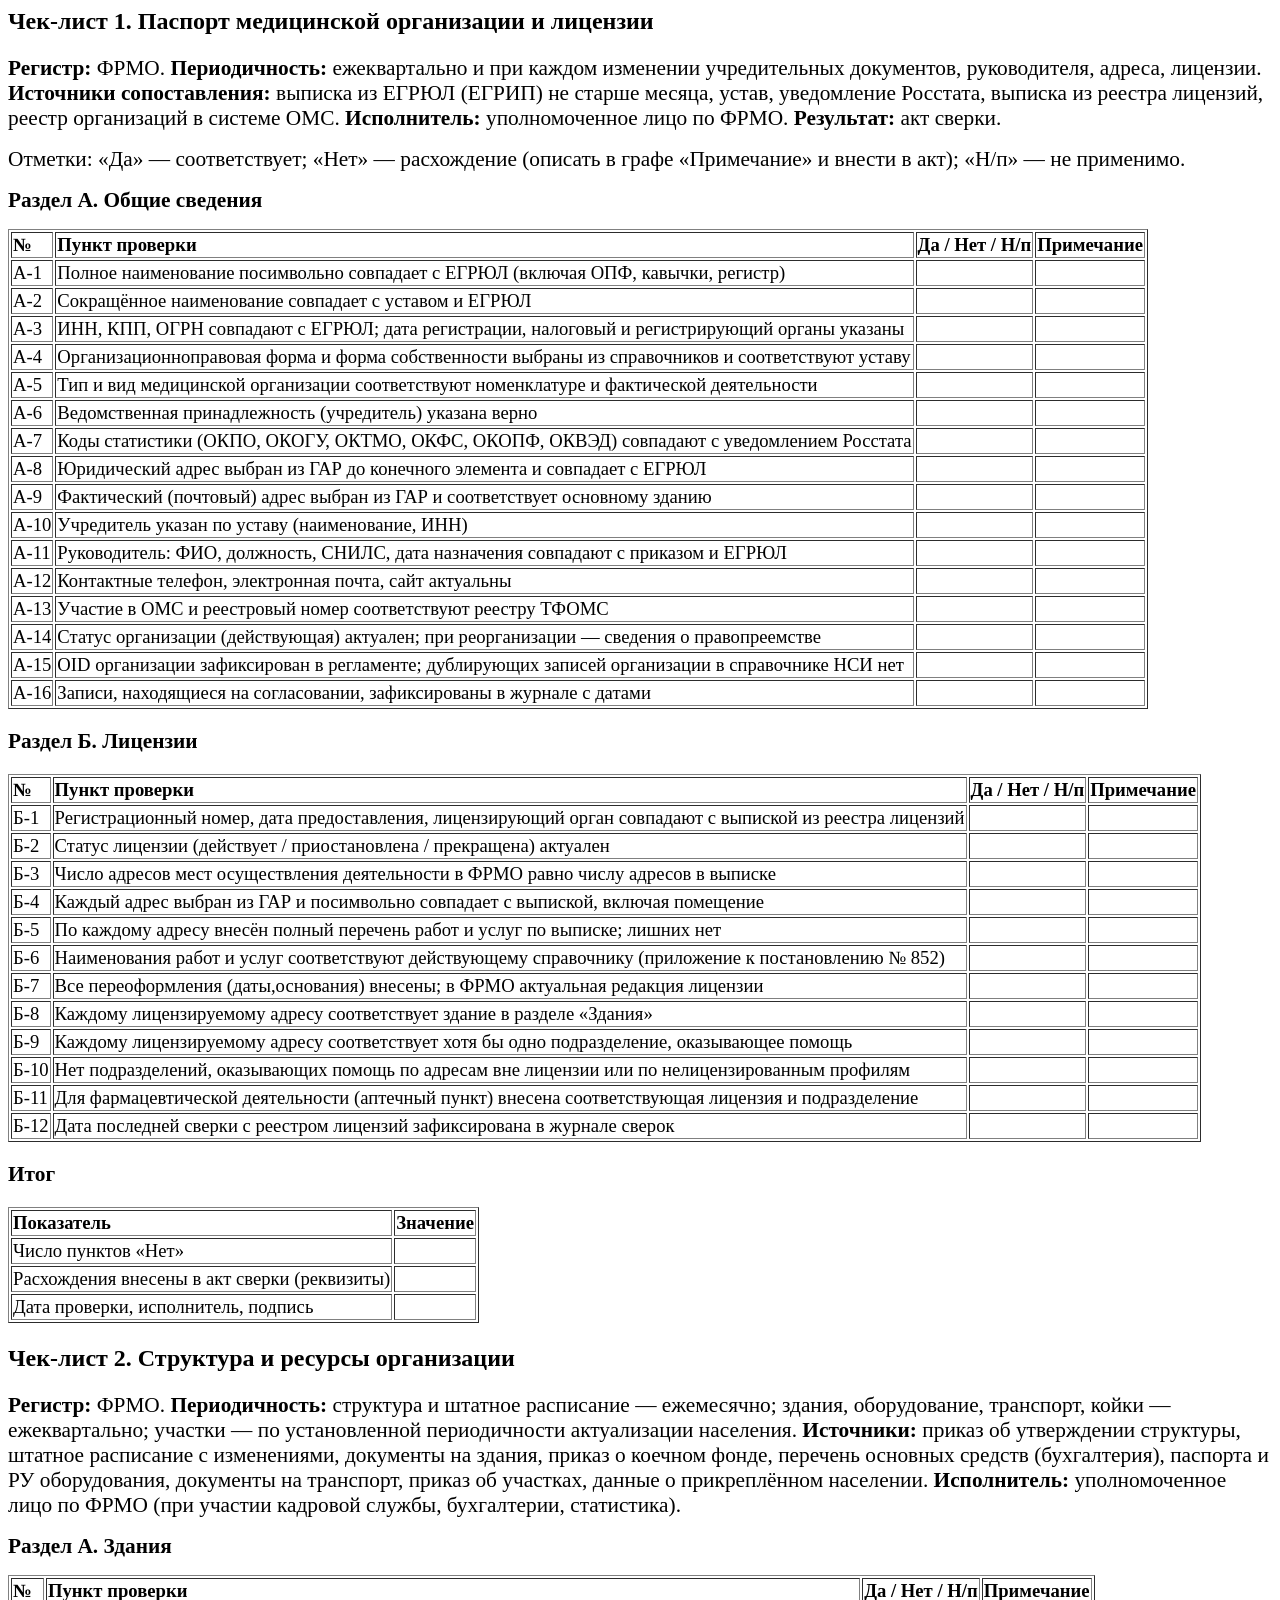
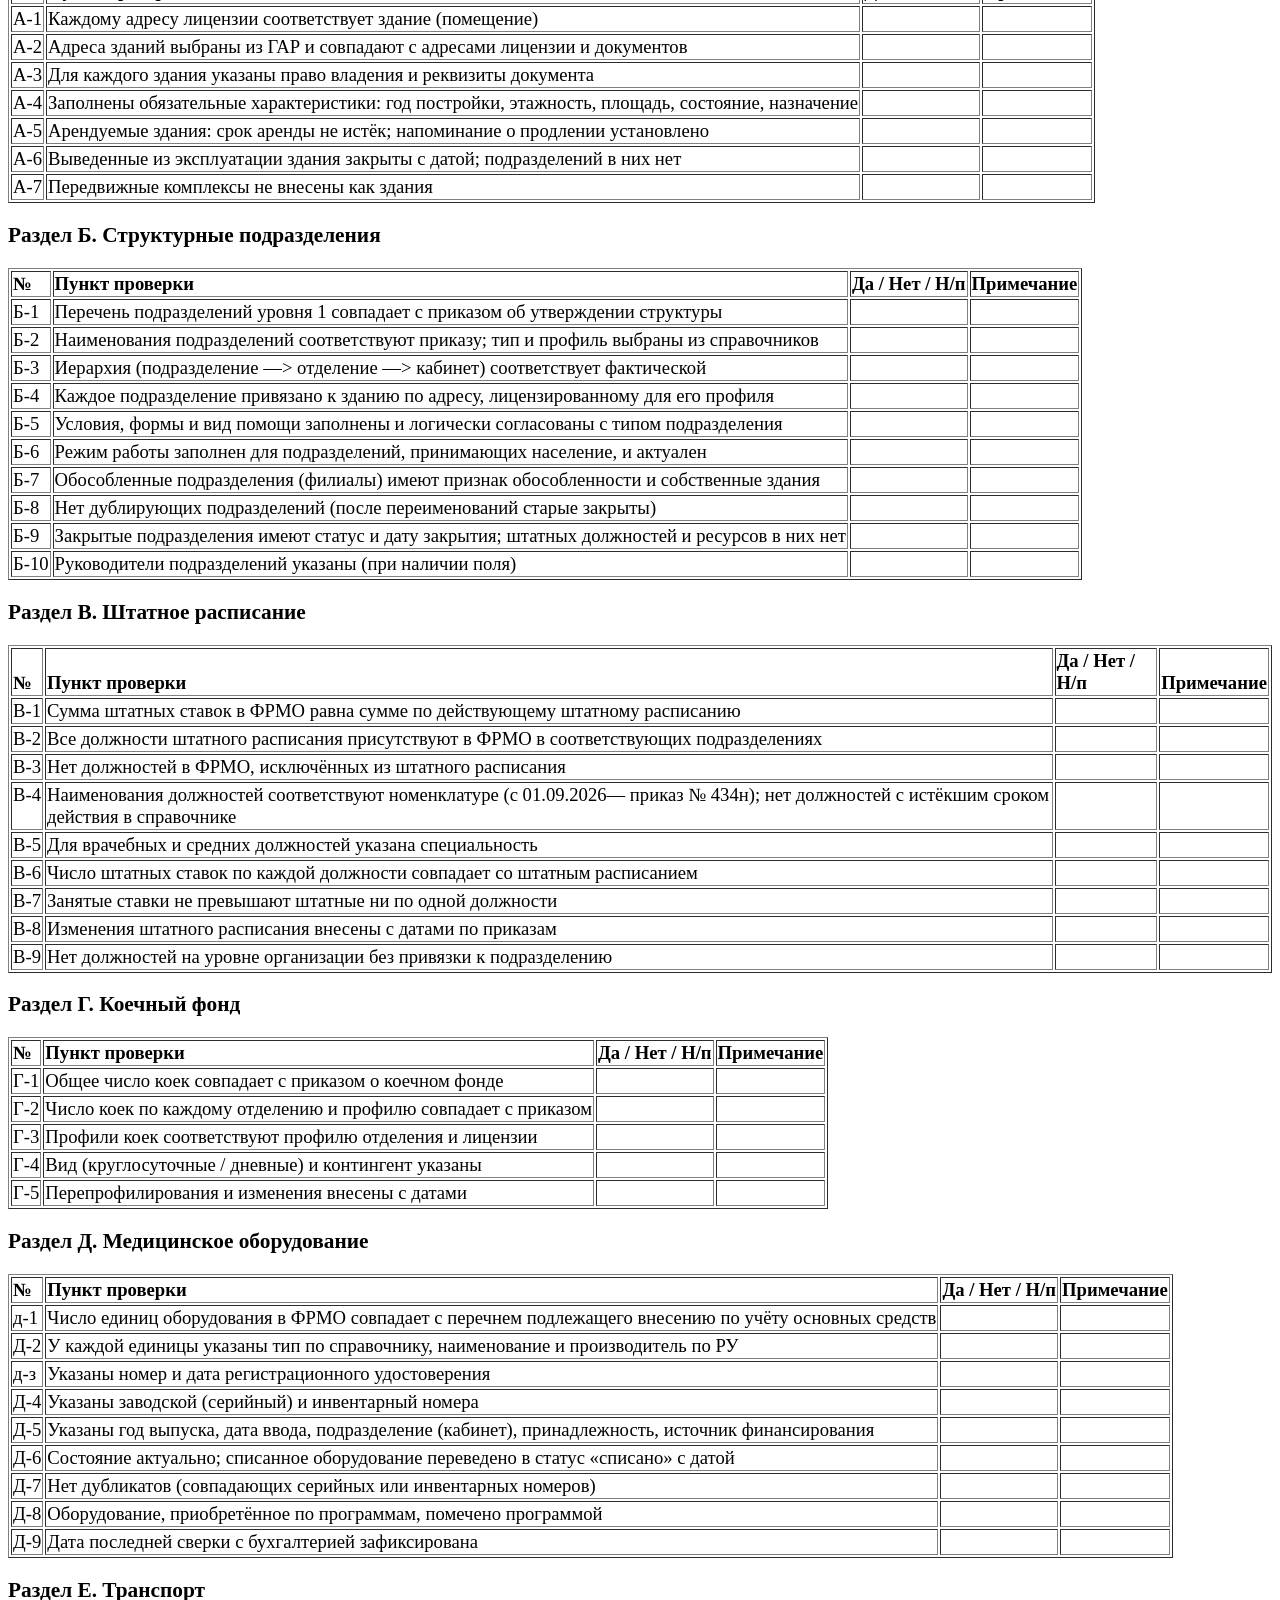
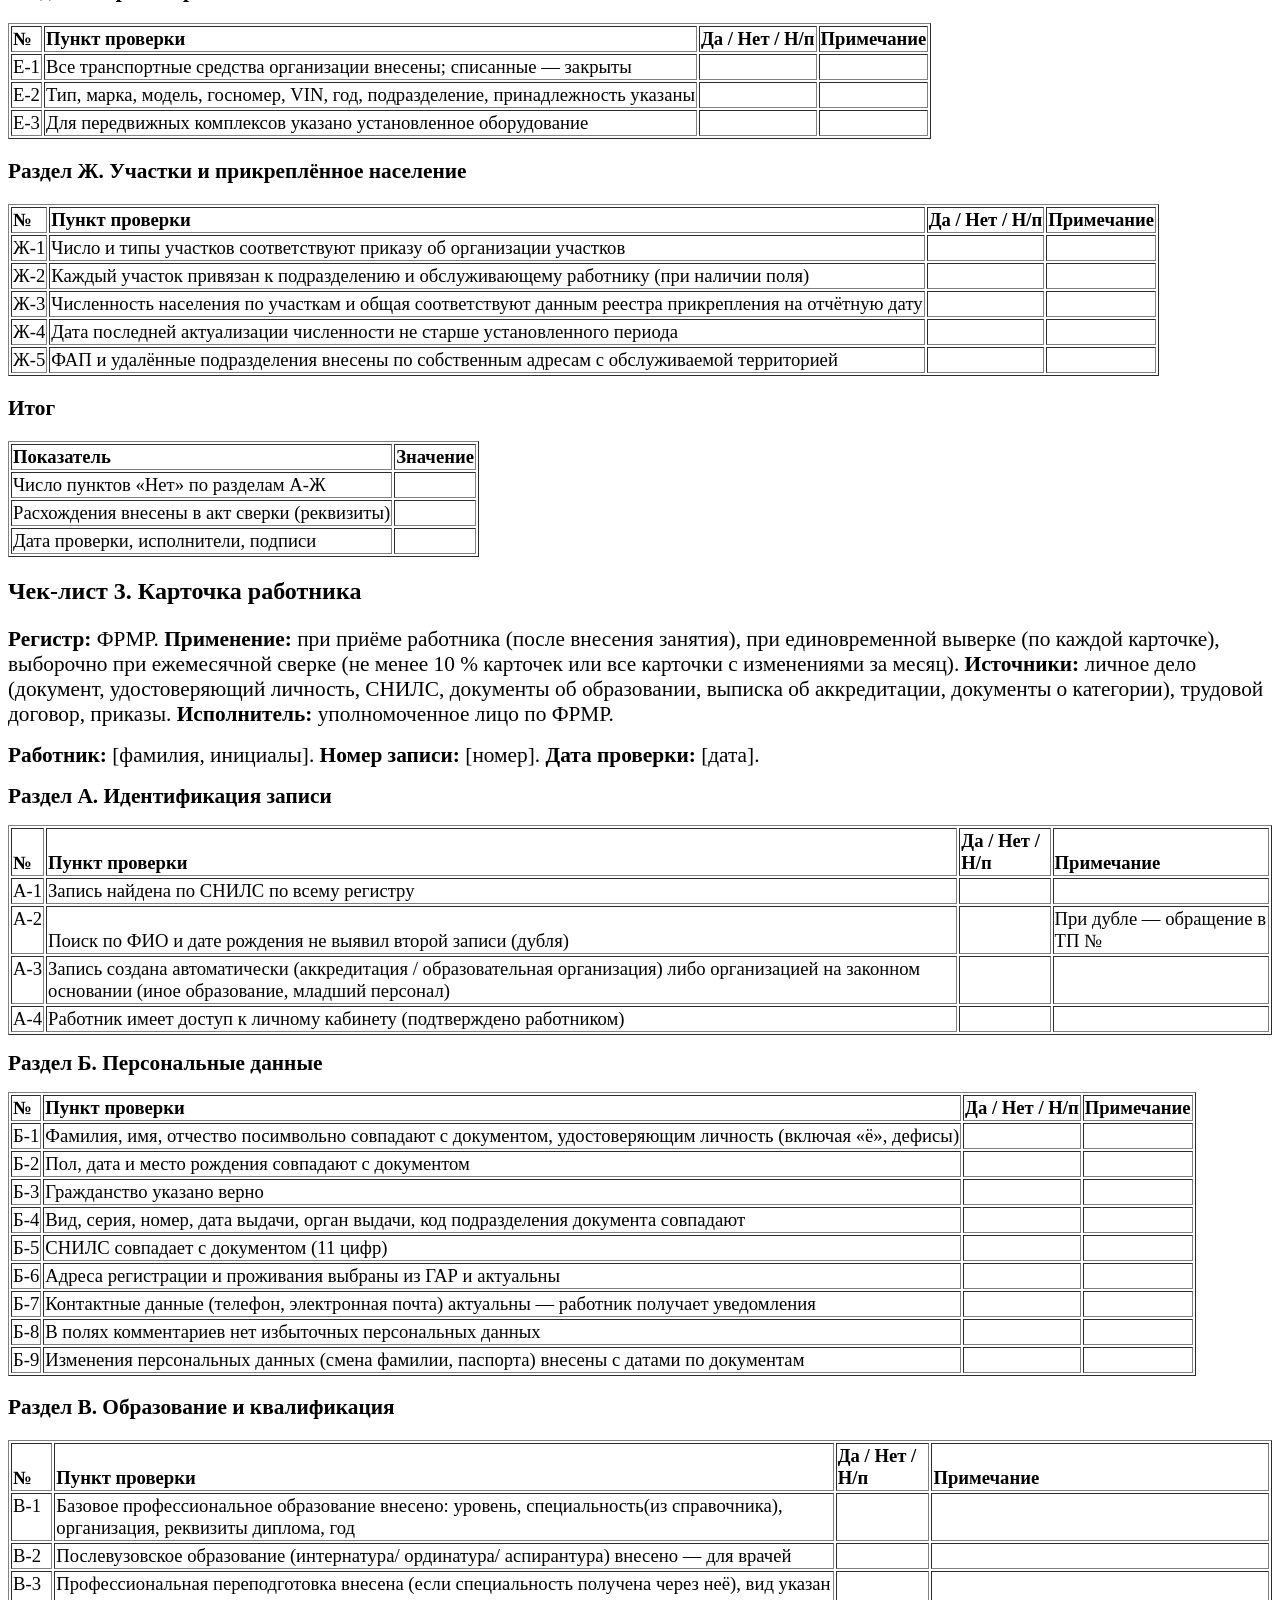
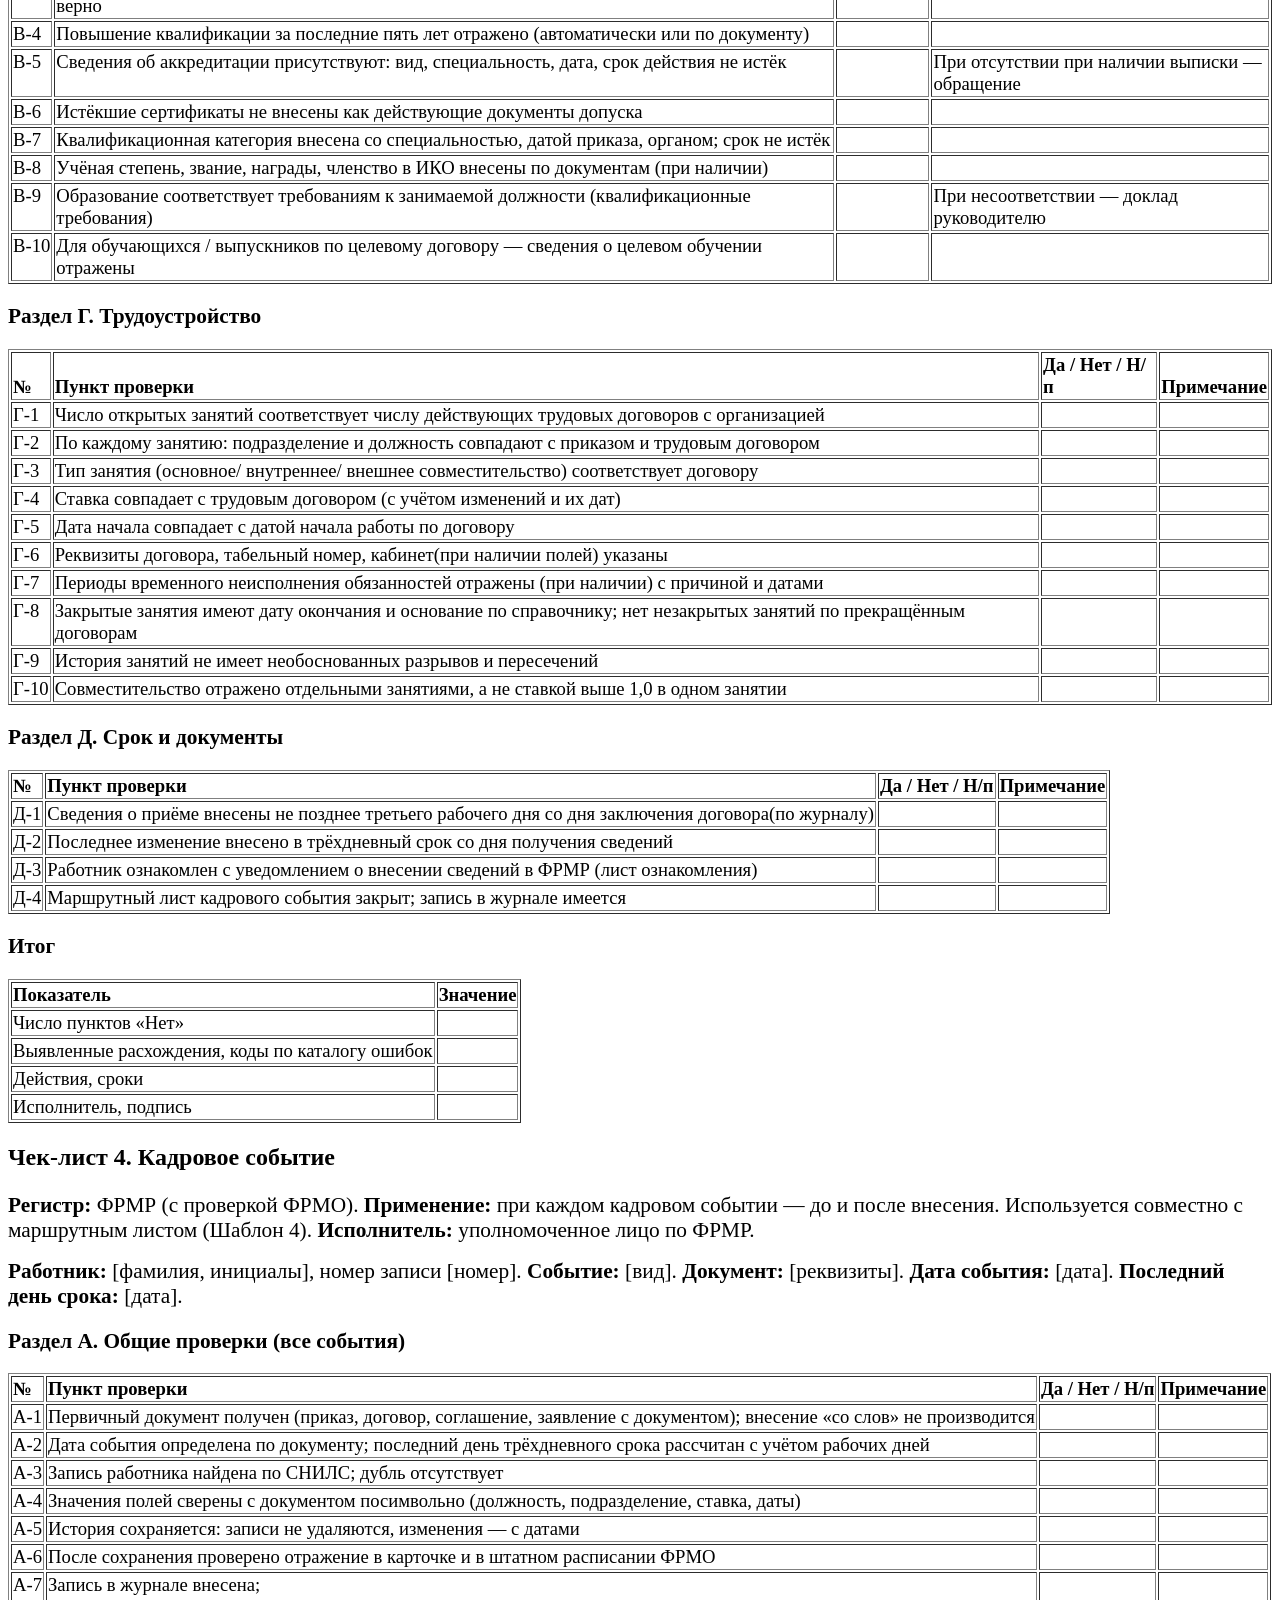
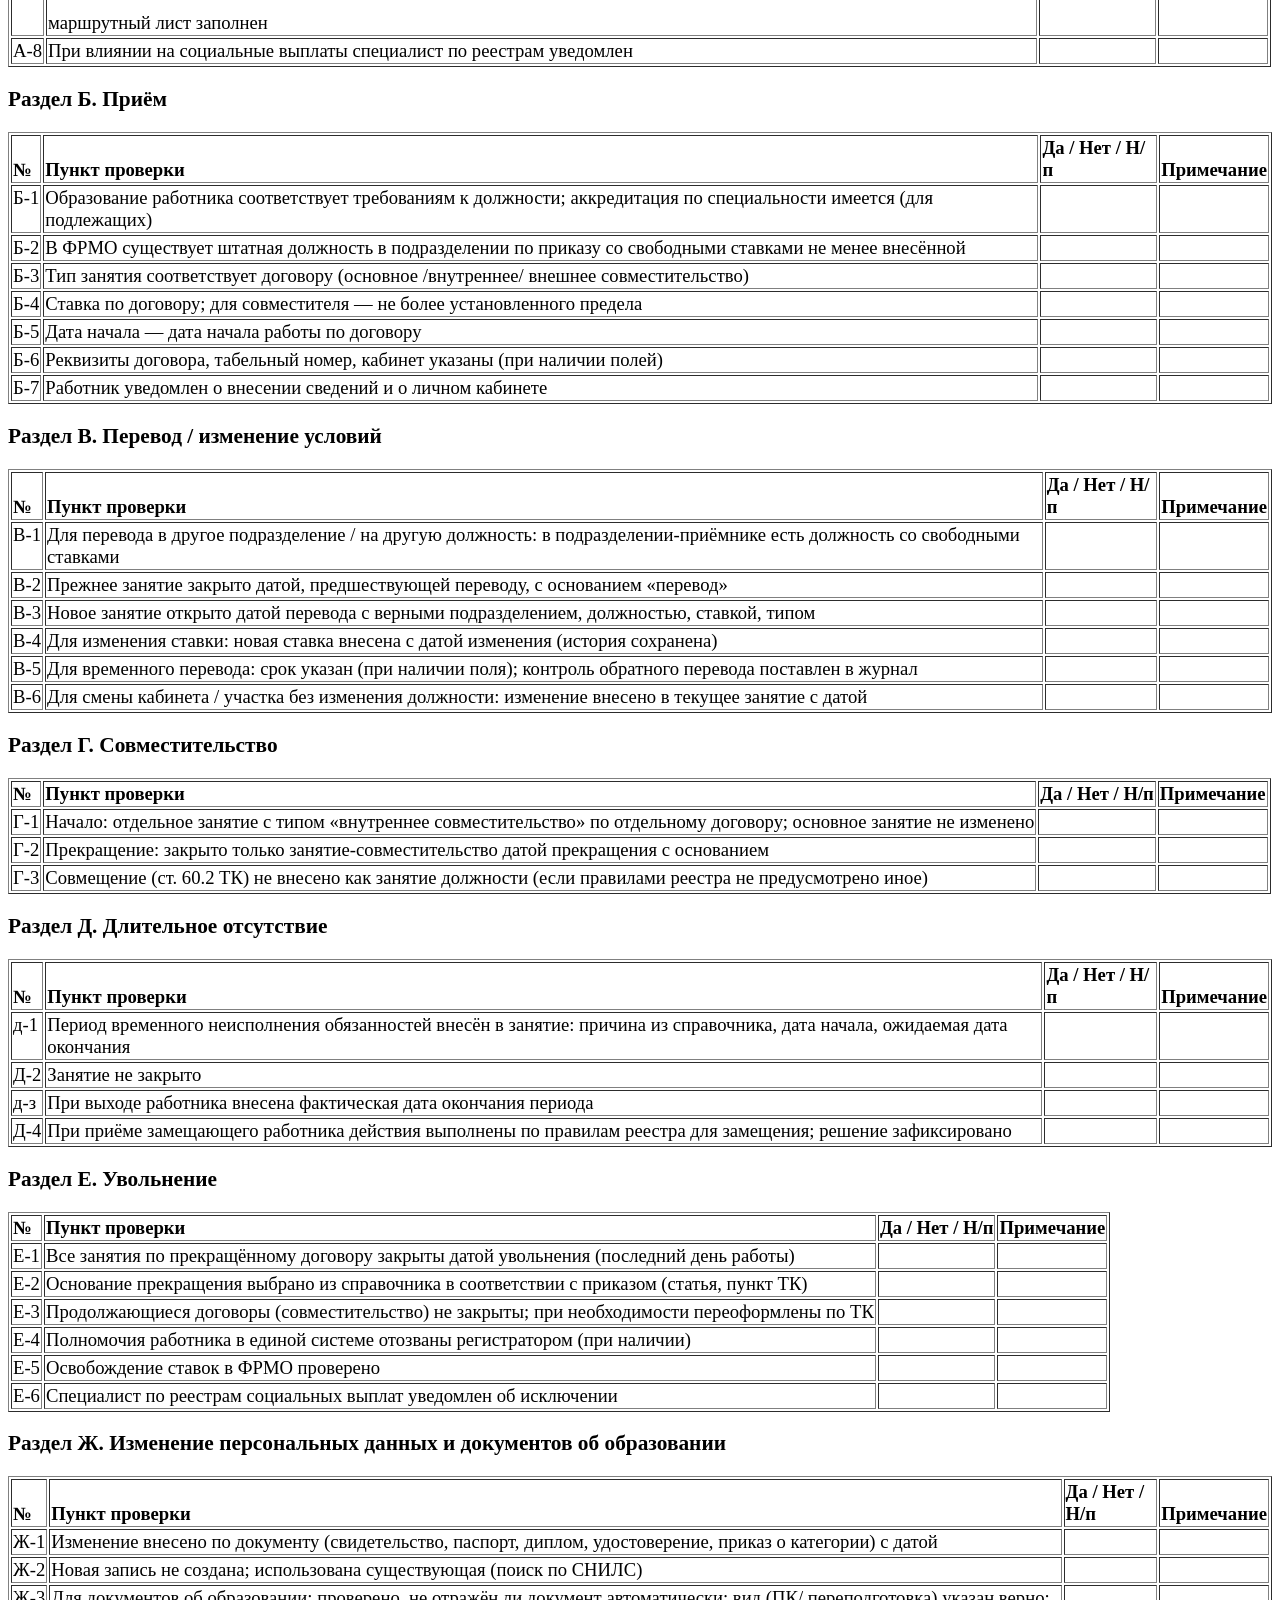
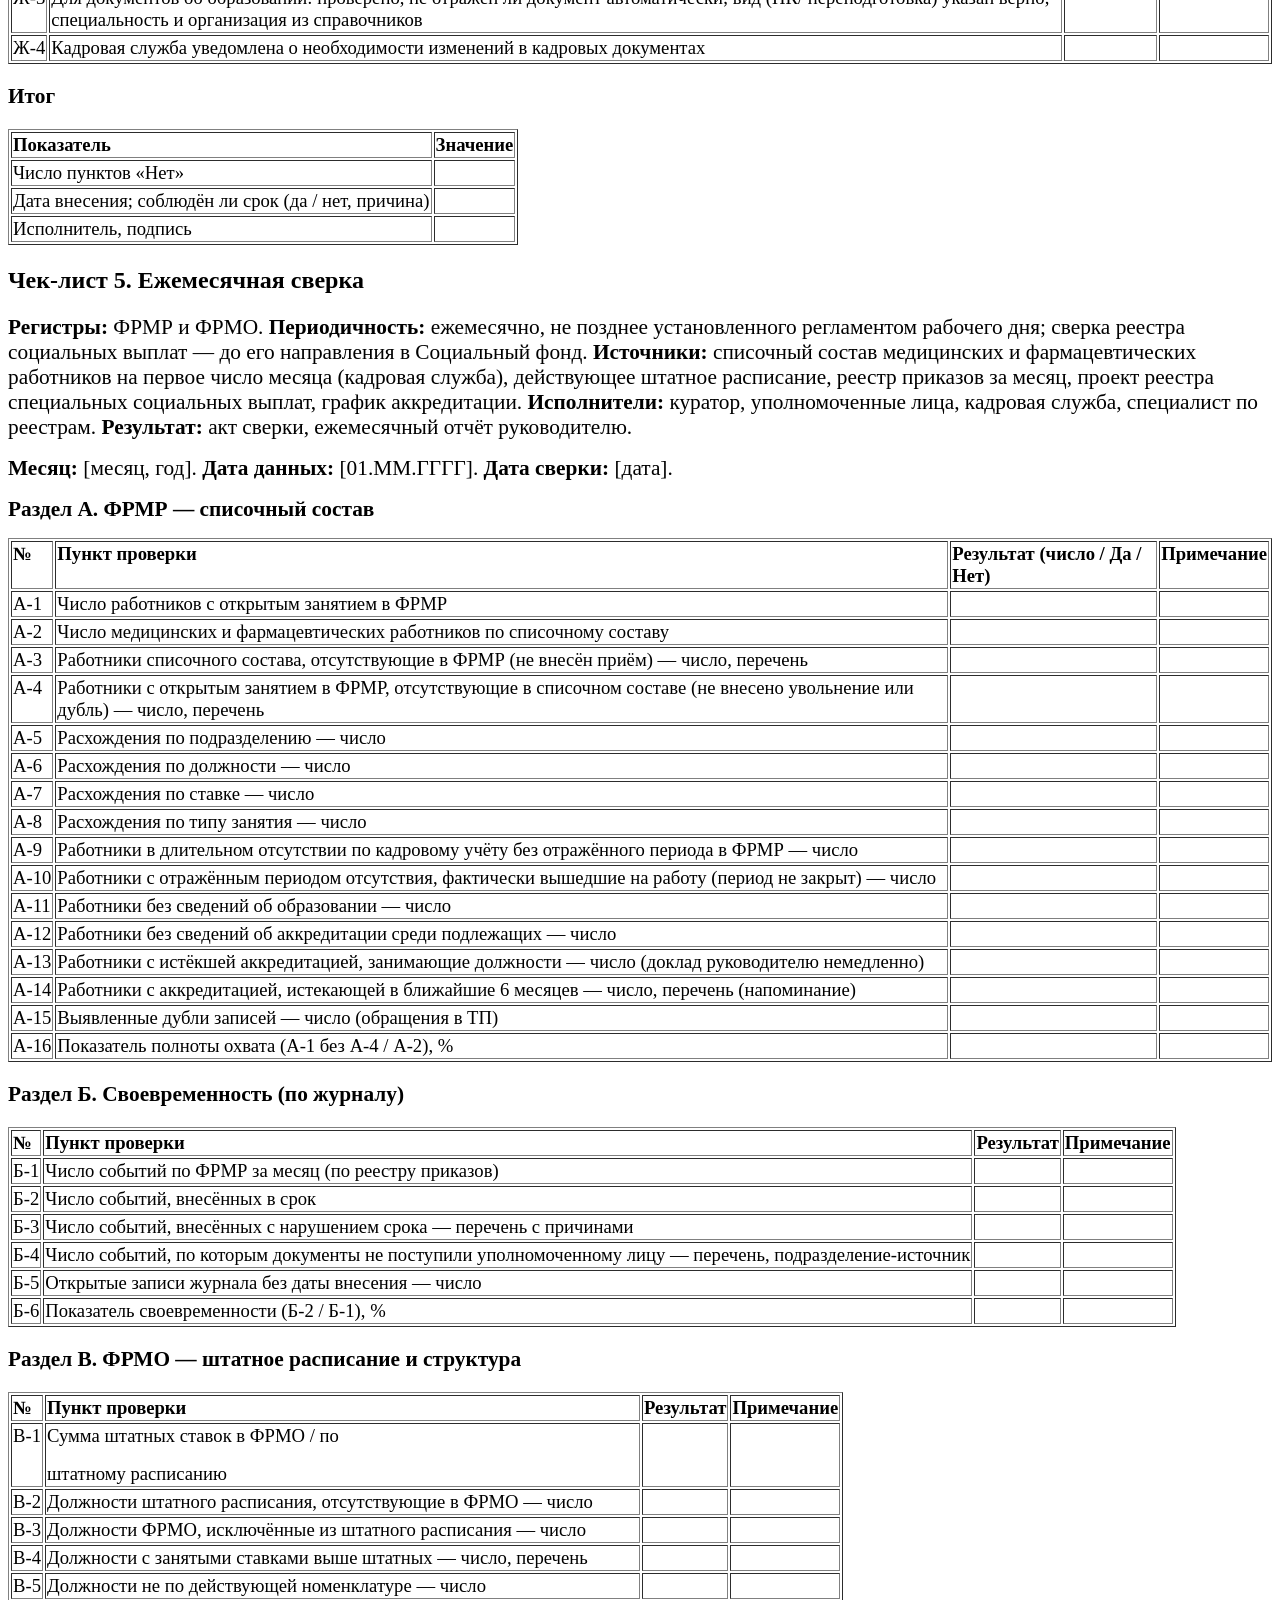
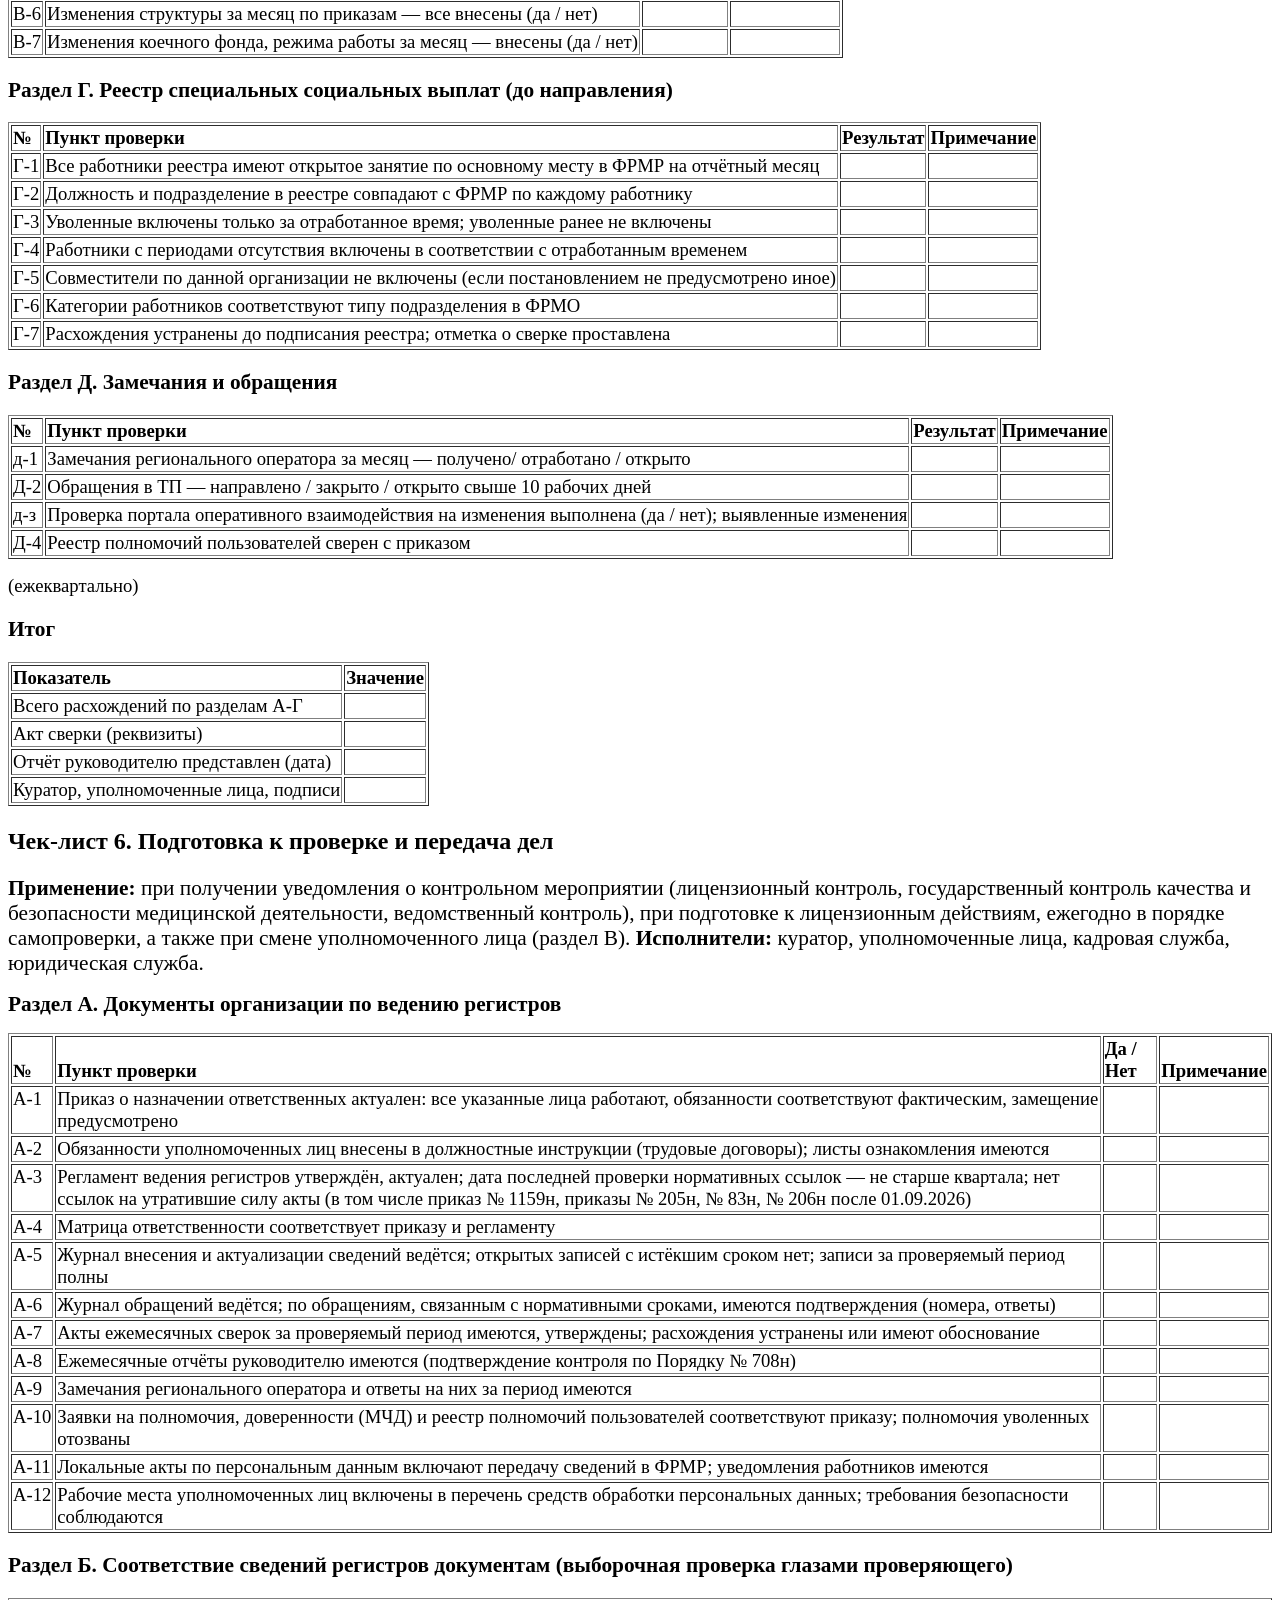
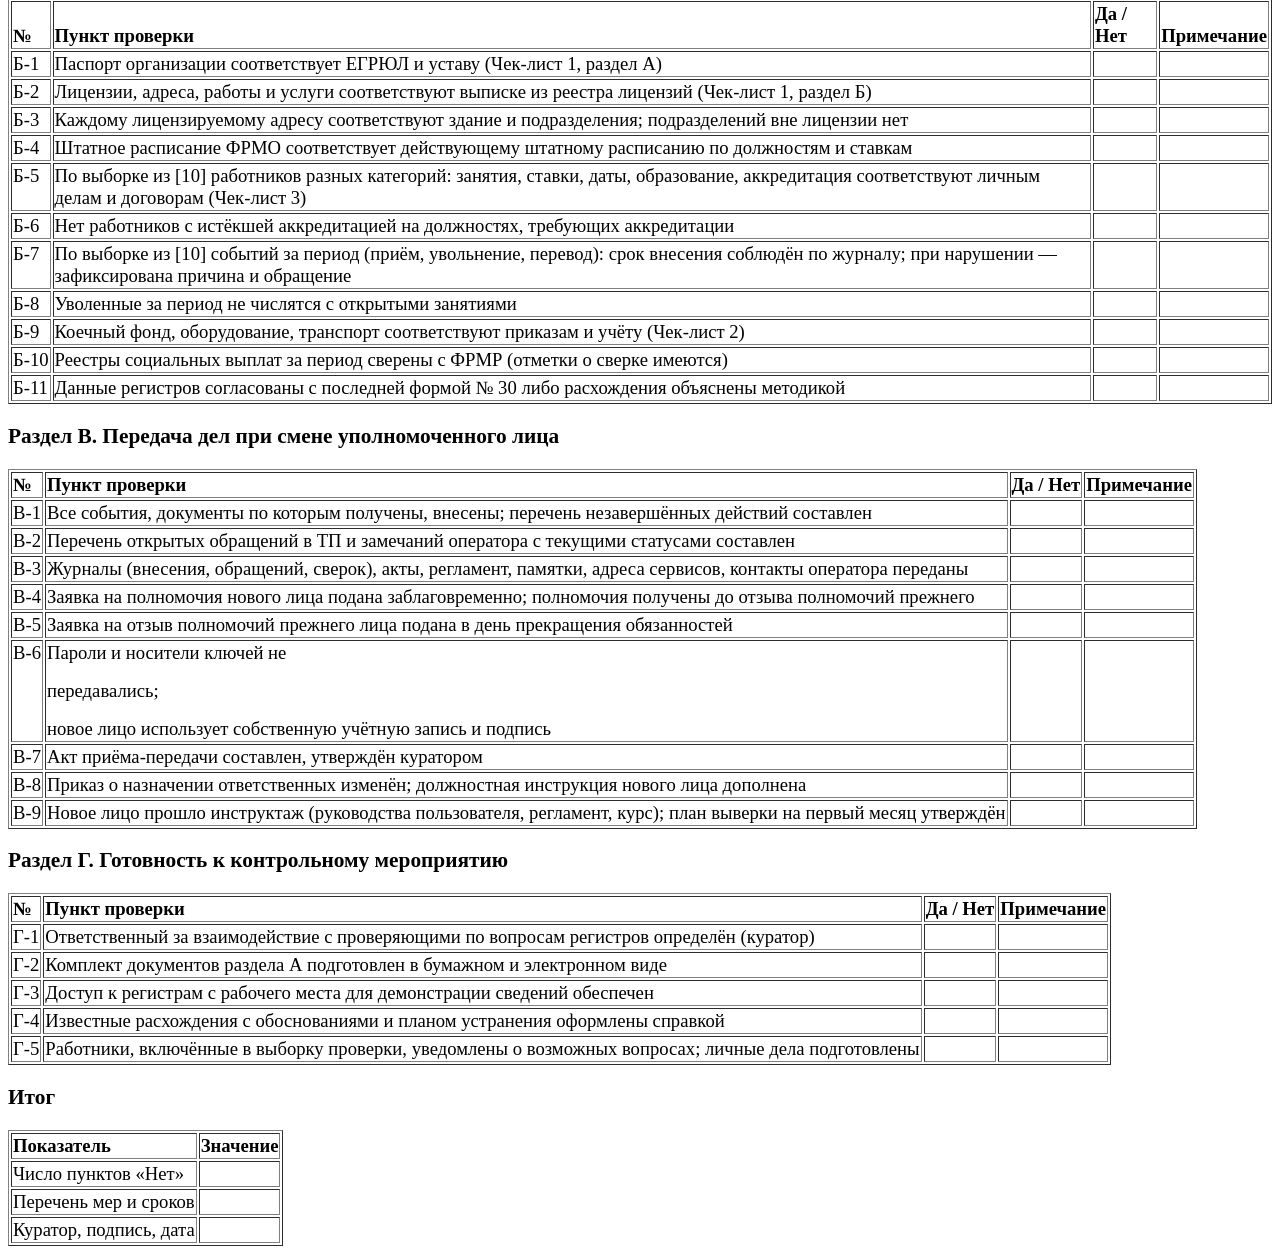
<file: лекции/чек-листы.htm>
﻿<!DOCTYPE HTML PUBLIC "-//W3C//DTD HTML 4.0 Transitional//EN"
        "http://www.w3.org/TR/1998/REC-html40-19980424/loose.dtd">
<html>
<head>
    <meta http-equiv="content-type" content="text/html; charset=UTF-8">
    <meta name="generator" content="ABBYY FineReader PDF 15">
    <meta name="author" content="PDF2Go">
    <meta name="description" content="Отсканированное изображение">
    <title>Отсканированное изображение</title>
    <style type="text/css">
        table.main {
        }

        tr.row {
        }

        td.cell {
        }

        div.block {
        }

        div.paragraph {
        }

        .font0 {
            font: 14pt Times New Roman, serif;
        }

        .font1 {
            font: 16pt Times New Roman, serif;
        }

        .font2 {
            font: 18pt Times New Roman, serif;
        }

    </style>
</head>
<body><a name="caption1"></a>
<h1><a name="bookmark0"></a><span class="font2" style="font-weight:bold;"><a name="bookmark1"></a>Чек-лист 1. Паспорт медицинской организации и лицензии</span>
</h1>
<p><span class="font1" style="font-weight:bold;">Регистр: </span><span class="font1">ФРМО. </span><span class="font1"
                                                                                                        style="font-weight:bold;">Периодичность: </span><span
        class="font1">ежеквартально и при каждом изменении учредительных документов, руководителя, адреса, лицензии. </span><span
        class="font1" style="font-weight:bold;">Источники сопоставления: </span><span class="font1">выписка из ЕГРЮЛ (ЕГРИП) не старше месяца, устав, уведомление Росстата, выписка из реестра лицензий, реестр организаций в системе ОМС. </span><span
        class="font1" style="font-weight:bold;">Исполнитель: </span><span
        class="font1">уполномоченное лицо по ФРМО. </span><span class="font1"
                                                                style="font-weight:bold;">Результат: </span><span
        class="font1">акт сверки.</span></p>
<p><span class="font1">Отметки: «Да» — соответствует; «Нет» — расхождение (описать в графе «Примечание» и внести в акт); «Н/п» — не применимо.</span>
</p>
<p><span class="font1" style="font-weight:bold;">Раздел А. Общие сведения</span></p>
<table border="1">
    <tr>
        <td style="vertical-align:bottom;">
            <p><span class="font0" style="font-weight:bold;">№</span></p></td>
        <td style="vertical-align:bottom;">
            <p><span class="font0" style="font-weight:bold;">Пункт проверки</span></p></td>
        <td style="vertical-align:bottom;">
            <p><span class="font0" style="font-weight:bold;">Да / Нет / Н/п</span></p></td>
        <td style="vertical-align:bottom;">
            <p><span class="font0" style="font-weight:bold;">Примечание</span></p></td>
    </tr>
    <tr>
        <td style="vertical-align:top;">
            <p><span class="font0">А-1</span></p></td>
        <td style="vertical-align:bottom;">
            <p><span
                    class="font0">Полное наименование посимвольно совпадает с ЕГРЮЛ (включая ОПФ, кавычки, регистр)</span>
            </p></td>
        <td style="vertical-align:top;"></td>
        <td style="vertical-align:top;"></td>
    </tr>
    <tr>
        <td style="vertical-align:top;">
            <p><span class="font0">А-2</span></p></td>
        <td style="vertical-align:bottom;">
            <p><span class="font0">Сокращённое наименование совпадает с уставом и ЕГРЮЛ</span></p></td>
        <td style="vertical-align:top;"></td>
        <td style="vertical-align:top;"></td>
    </tr>
    <tr>
        <td style="vertical-align:top;">
            <p><span class="font0">А-3</span></p></td>
        <td style="vertical-align:bottom;">
            <p><span class="font0">ИНН, КПП, ОГРН совпадают с ЕГРЮЛ; дата регистрации, налоговый и регистрирующий органы указаны</span>
            </p></td>
        <td style="vertical-align:top;"></td>
        <td style="vertical-align:top;"></td>
    </tr>
    <tr>
        <td style="vertical-align:top;">
            <p><span class="font0">А-4</span></p></td>
        <td style="vertical-align:bottom;">
            <p><span class="font0">Организационноправовая форма и форма собственности выбраны из справочников и соответствуют уставу</span>
            </p></td>
        <td style="vertical-align:top;"></td>
        <td style="vertical-align:top;"></td>
    </tr>
    <tr>
        <td style="vertical-align:top;">
            <p><span class="font0">А-5</span></p></td>
        <td style="vertical-align:bottom;">
            <p><span class="font0">Тип и вид медицинской организации соответствуют номенклатуре и фактической деятельности</span>
            </p></td>
        <td style="vertical-align:top;"></td>
        <td style="vertical-align:top;"></td>
    </tr>

    <tr>
        <td style="vertical-align:top;">
            <p><span class="font0">А-6</span></p></td>
        <td style="vertical-align:bottom;">
            <p><span class="font0">Ведомственная принадлежность (учредитель) указана верно</span></p></td>
        <td style="vertical-align:top;"></td>
        <td style="vertical-align:top;"></td>
    </tr>
    <tr>
        <td style="vertical-align:top;">
            <p><span class="font0">А-7</span></p></td>
        <td style="vertical-align:top;">
            <p><span class="font0">Коды статистики (ОКПО, ОКОГУ, ОКТМО, ОКФС, ОКОПФ, ОКВЭД) совпадают с уведомлением Росстата</span>
            </p></td>
        <td style="vertical-align:top;"></td>
        <td style="vertical-align:top;"></td>
    </tr>
    <tr>
        <td style="vertical-align:top;">
            <p><span class="font0">А-8</span></p></td>
        <td style="vertical-align:top;">
            <p><span class="font0">Юридический адрес выбран из ГАР до конечного элемента и совпадает с ЕГРЮЛ</span></p></td>
        <td style="vertical-align:top;"></td>
        <td style="vertical-align:top;"></td>
    </tr>
    <tr>
        <td style="vertical-align:top;">
            <p><span class="font0">А-9</span></p></td>
        <td style="vertical-align:bottom;">
            <p><span class="font0">Фактический (почтовый) адрес выбран из ГАР и соответствует основному зданию</span>
            </p></td>
        <td style="vertical-align:top;"></td>
        <td style="vertical-align:top;"></td>
    </tr>
    <tr>
        <td style="vertical-align:top;">
            <p><span class="font0">А-10</span></p></td>
        <td style="vertical-align:bottom;">
            <p><span class="font0">Учредитель указан по уставу (наименование, ИНН)</span></p></td>
        <td style="vertical-align:top;"></td>
        <td style="vertical-align:top;"></td>
    </tr>
    <tr>
        <td style="vertical-align:top;">
            <p><span class="font0">А-11</span></p></td>
        <td style="vertical-align:bottom;">
            <p><span
                    class="font0">Руководитель: ФИО, должность, СНИЛС, дата назначения совпадают с приказом и ЕГРЮЛ</span>
            </p></td>
        <td style="vertical-align:top;"></td>
        <td style="vertical-align:top;"></td>
    </tr>
    <tr>
        <td style="vertical-align:top;">
            <p><span class="font0">А-12</span></p></td>
        <td style="vertical-align:bottom;">
            <p><span class="font0">Контактные телефон, электронная почта, сайт актуальны</span></p></td>
        <td style="vertical-align:top;"></td>
        <td style="vertical-align:top;"></td>
    </tr>
    <tr>
        <td style="vertical-align:top;">
            <p><span class="font0">А-13</span></p></td>
        <td style="vertical-align:bottom;">
            <p><span class="font0">Участие в ОМС и реестровый номер соответствуют реестру ТФОМС</span></p></td>
        <td style="vertical-align:top;"></td>
        <td style="vertical-align:top;"></td>
    </tr>
    <tr>
        <td style="vertical-align:top;">
            <p><span class="font0">А-14</span></p></td>
        <td style="vertical-align:bottom;">
            <p><span class="font0">Статус организации (действующая) актуален; при реорганизации — сведения о правопреемстве</span></p></td>
        <td style="vertical-align:top;"></td>
        <td style="vertical-align:top;"></td>
    </tr>
    <tr>
        <td style="vertical-align:top;">
            <p><span class="font0">А-15</span></p></td>
        <td style="vertical-align:top;">
            <p><span class="font0">OID организации зафиксирован в регламенте; дублирующих записей организации в справочнике НСИ нет</span>
            </p></td>
        <td style="vertical-align:top;"></td>
        <td style="vertical-align:top;"></td>
    </tr>
    <tr>
        <td style="vertical-align:top;">
            <p><span class="font0">А-16</span></p></td>
        <td style="vertical-align:bottom;">
            <p><span class="font0">Записи, находящиеся на согласовании, зафиксированы в журнале с датами</span></p></td>
        <td style="vertical-align:top;"></td>
        <td style="vertical-align:top;"></td>
    </tr>
</table>
<h2><a name="bookmark2"></a><span class="font1" style="font-weight:bold;"><a
        name="bookmark3"></a>Раздел Б. Лицензии</span></h2>
<table border="1">
    <tr>
        <td style="vertical-align:bottom;">
            <p><span class="font0" style="font-weight:bold;">№</span></p></td>
        <td style="vertical-align:bottom;">
            <p><span class="font0" style="font-weight:bold;">Пункт проверки</span></p></td>
        <td style="vertical-align:bottom;">
            <p><span class="font0" style="font-weight:bold;">Да / Нет / Н/п</span></p></td>
        <td style="vertical-align:bottom;">
            <p><span class="font0" style="font-weight:bold;">Примечание</span></p></td>
    </tr>
    <tr>
        <td style="vertical-align:top;">
            <p><span class="font0">Б-1</span></p></td>
        <td style="vertical-align:bottom;">
            <p><span class="font0">Регистрационный номер, дата предоставления, лицензирующий орган совпадают с выпиской из реестра лицензий</span>
            </p></td>
        <td style="vertical-align:top;"></td>
        <td style="vertical-align:top;"></td>
    </tr>
    <tr>
        <td style="vertical-align:top;">
            <p><span class="font0">Б-2</span></p></td>
        <td style="vertical-align:bottom;">
            <p><span class="font0">Статус лицензии (действует / приостановлена / прекращена) актуален</span></p></td>
        <td style="vertical-align:top;"></td>
        <td style="vertical-align:top;"></td>
    </tr>
    <tr>
        <td style="vertical-align:top;">
            <p><span class="font0">Б-3</span></p></td>
        <td style="vertical-align:bottom;">
            <p><span
                    class="font0">Число адресов мест осуществления деятельности в ФРМО равно числу адресов в выписке</span>
            </p></td>
        <td style="vertical-align:top;"></td>
        <td style="vertical-align:top;"></td>
    </tr>
    <tr>
        <td style="vertical-align:top;">
            <p><span class="font0">Б-4</span></p></td>
        <td style="vertical-align:bottom;">
            <p><span
                    class="font0">Каждый адрес выбран из ГАР и посимвольно совпадает с выпиской, включая помещение</span>
            </p></td>
        <td style="vertical-align:top;"></td>
        <td style="vertical-align:top;"></td>
    </tr>
    <tr>
        <td style="vertical-align:top;">
            <p><span class="font0">Б-5</span></p></td>
        <td style="vertical-align:top;">
            <p><span class="font0">По каждому адресу внесён полный перечень работ и услуг по выписке; лишних нет</span>
            </p></td>
        <td style="vertical-align:top;"></td>
        <td style="vertical-align:top;"></td>
    </tr>
    <tr>
        <td style="vertical-align:top;">
            <p><span class="font0">Б-6</span></p></td>
        <td style="vertical-align:bottom;">
            <p><span class="font0">Наименования работ и услуг соответствуют действующему справочнику (приложение к постановлению № 852)</span>
            </p></td>
        <td style="vertical-align:top;"></td>
        <td style="vertical-align:top;"></td>
    </tr>
    <tr>
        <td style="vertical-align:top;">
            <p><span class="font0">Б-7</span></p></td>
        <td style="vertical-align:bottom;">
            <p><span
                    class="font0">Все переоформления (даты,основания) внесены; в ФРМО актуальная редакция лицензии</span>
            </p></td>
        <td style="vertical-align:top;"></td>
        <td style="vertical-align:top;"></td>
    </tr>
    <tr>
        <td style="vertical-align:top;">
            <p><span class="font0">Б-8</span></p></td>
        <td style="vertical-align:bottom;">
            <p><span class="font0">Каждому лицензируемому адресу соответствует здание в разделе «Здания»</span></p></td>
        <td style="vertical-align:top;"></td>
        <td style="vertical-align:top;"></td>
    </tr>
    <tr>
        <td style="vertical-align:top;">
            <p><span class="font0">Б-9</span></p></td>
        <td style="vertical-align:bottom;">
            <p><span class="font0">Каждому лицензируемому адресу соответствует хотя бы одно подразделение, оказывающее помощь</span>
            </p></td>
        <td style="vertical-align:top;"></td>
        <td style="vertical-align:top;"></td>
    </tr>
    <tr>
        <td style="vertical-align:top;">
            <p><span class="font0">Б-10</span></p></td>
        <td style="vertical-align:bottom;">
            <p><span class="font0">Нет подразделений, оказывающих помощь по адресам вне лицензии или по нелицензированным профилям</span>
            </p></td>
        <td style="vertical-align:top;"></td>
        <td style="vertical-align:top;"></td>
    </tr>
    <tr>
        <td style="vertical-align:top;">
            <p><span class="font0">Б-11</span></p></td>
        <td style="vertical-align:bottom;">
            <p><span class="font0">Для фармацевтической деятельности (аптечный пункт) внесена соответствующая лицензия и подразделение</span>
            </p></td>
        <td style="vertical-align:top;"></td>
        <td style="vertical-align:top;"></td>
    </tr>
    <tr>
        <td style="vertical-align:top;">
            <p><span class="font0">Б-12</span></p></td>
        <td style="vertical-align:bottom;">
            <p><span class="font0">Дата последней сверки с реестром лицензий зафиксирована в журнале сверок</span></p></td>
        <td style="vertical-align:top;"></td>
        <td style="vertical-align:top;"></td>
    </tr>
</table>
<h2><a name="bookmark4"></a><span class="font1" style="font-weight:bold;"><a name="bookmark5"></a>Итог</span></h2>
<table border="1">
    <tr>
        <td style="vertical-align:bottom;">
            <p><span class="font0" style="font-weight:bold;">Показатель</span></p></td>
        <td style="vertical-align:bottom;">
            <p><span class="font0" style="font-weight:bold;">Значение</span></p></td>
    </tr>
    <tr>
        <td style="vertical-align:bottom;">
            <p><span class="font0">Число пунктов «Нет»</span></p></td>
        <td style="vertical-align:top;"></td>
    </tr>
    <tr>
        <td style="vertical-align:bottom;">
            <p><span class="font0">Расхождения внесены в акт сверки (реквизиты)</span></p></td>
        <td style="vertical-align:top;"></td>
    </tr>
    <tr>
        <td style="vertical-align:top;">
            <p><span class="font0">Дата проверки, исполнитель, подпись</span></p></td>
        <td style="vertical-align:top;"></td>
    </tr>
</table>
<h1><a name="bookmark6"></a><span class="font2" style="font-weight:bold;"><a name="bookmark7"></a>Чек-лист 2. Структура и ресурсы организации</span>
</h1>
<p><span class="font1" style="font-weight:bold;">Регистр: </span><span class="font1">ФРМО. </span><span class="font1"
                                                                                                        style="font-weight:bold;">Периодичность: </span><span
        class="font1">структура и штатное расписание — ежемесячно; здания, оборудование, транспорт, койки — ежеквартально; участки — по установленной периодичности актуализации населения. </span><span
        class="font1" style="font-weight:bold;">Источники: </span><span class="font1">приказ об утверждении структуры, штатное расписание с изменениями, документы на здания, приказ о коечном фонде, перечень основных средств (бухгалтерия), паспорта и РУ оборудования, документы на транспорт, приказ об участках, данные о прикреплённом населении. </span><span
        class="font1" style="font-weight:bold;">Исполнитель: </span><span class="font1">уполномоченное лицо по ФРМО (при участии кадровой службы, бухгалтерии, статистика).</span>
</p>
<p><span class="font1" style="font-weight:bold;">Раздел А. Здания</span></p>
<table border="1">
    <tr>
        <td style="vertical-align:bottom;">
            <p><span class="font0" style="font-weight:bold;">№</span></p></td>
        <td style="vertical-align:bottom;">
            <p><span class="font0" style="font-weight:bold;">Пункт проверки</span></p></td>
        <td style="vertical-align:bottom;">
            <p><span class="font0" style="font-weight:bold;">Да / Нет / Н/п</span></p></td>
        <td style="vertical-align:bottom;">
            <p><span class="font0" style="font-weight:bold;">Примечание</span></p></td>
    </tr>
    <tr>
        <td style="vertical-align:top;">
            <p><span class="font0">А-1</span></p></td>
        <td style="vertical-align:bottom;">
            <p><span class="font0">Каждому адресу лицензии соответствует здание (помещение)</span></p></td>
        <td style="vertical-align:top;"></td>
        <td style="vertical-align:top;"></td>
    </tr>
    <tr>
        <td style="vertical-align:top;">
            <p><span class="font0">А-2</span></p></td>
        <td style="vertical-align:bottom;">
            <p><span class="font0">Адреса зданий выбраны из ГАР и совпадают с адресами лицензии и документов</span></p>
        </td>
        <td style="vertical-align:top;"></td>
        <td style="vertical-align:top;"></td>
    </tr>
    <tr>
        <td style="vertical-align:top;">
            <p><span class="font0">А-3</span></p></td>
        <td style="vertical-align:bottom;">
            <p><span class="font0">Для каждого здания указаны право владения и реквизиты документа</span></p></td>
        <td style="vertical-align:top;"></td>
        <td style="vertical-align:top;"></td>
    </tr>
    <tr>
        <td style="vertical-align:top;">
            <p><span class="font0">А-4</span></p></td>
        <td style="vertical-align:top;">
            <p><span class="font0">Заполнены обязательные характеристики: год постройки, этажность, площадь, состояние, назначение</span>
            </p></td>
        <td style="vertical-align:top;"></td>
        <td style="vertical-align:top;"></td>
    </tr>
    <tr>
        <td style="vertical-align:top;">
            <p><span class="font0">А-5</span></p></td>
        <td style="vertical-align:bottom;">
            <p><span class="font0">Арендуемые здания: срок аренды не истёк; напоминание о продлении установлено</span>
            </p></td>
        <td style="vertical-align:top;"></td>
        <td style="vertical-align:top;"></td>
    </tr>
    <tr>
        <td style="vertical-align:top;">
            <p><span class="font0">А-6</span></p></td>
        <td style="vertical-align:top;">
            <p><span class="font0">Выведенные из эксплуатации здания закрыты с датой; подразделений в них нет</span></p></td>
        <td style="vertical-align:top;"></td>
        <td style="vertical-align:top;"></td>
    </tr>
    <tr>
        <td style="vertical-align:top;">
            <p><span class="font0">А-7</span></p></td>
        <td style="vertical-align:bottom;">
            <p><span class="font0">Передвижные комплексы не внесены как здания</span></p></td>
        <td style="vertical-align:top;"></td>
        <td style="vertical-align:top;"></td>
    </tr>
</table>
<h2><a name="bookmark8"></a><span class="font1" style="font-weight:bold;"><a name="bookmark9"></a>Раздел Б. Структурные подразделения</span>
</h2>
<table border="1">
    <tr>
        <td style="vertical-align:bottom;">
            <p><span class="font0" style="font-weight:bold;">№</span></p></td>
        <td style="vertical-align:bottom;">
            <p><span class="font0" style="font-weight:bold;">Пункт проверки</span></p></td>
        <td style="vertical-align:bottom;">
            <p><span class="font0" style="font-weight:bold;">Да / Нет / Н/п</span></p></td>
        <td style="vertical-align:bottom;">
            <p><span class="font0" style="font-weight:bold;">Примечание</span></p></td>
    </tr>
    <tr>
        <td style="vertical-align:top;">
            <p><span class="font0">Б-1</span></p></td>
        <td style="vertical-align:bottom;">
            <p><span class="font0">Перечень подразделений уровня 1 совпадает с приказом об утверждении структуры</span>
            </p></td>
        <td style="vertical-align:top;"></td>
        <td style="vertical-align:top;"></td>
    </tr>
    <tr>
        <td style="vertical-align:top;">
            <p><span class="font0">Б-2</span></p></td>
        <td style="vertical-align:bottom;">
            <p><span class="font0">Наименования подразделений соответствуют приказу; тип и профиль выбраны из справочников</span>
            </p></td>
        <td style="vertical-align:top;"></td>
        <td style="vertical-align:top;"></td>
    </tr>
    <tr>
        <td style="vertical-align:top;">
            <p><span class="font0">Б-3</span></p></td>
        <td style="vertical-align:bottom;">
            <p><span
                    class="font0">Иерархия (подразделение —&gt; отделение —&gt; кабинет) соответствует фактической</span>
            </p></td>
        <td style="vertical-align:top;"></td>
        <td style="vertical-align:top;"></td>
    </tr>
    <tr>
        <td style="vertical-align:top;">
            <p><span class="font0">Б-4</span></p></td>
        <td style="vertical-align:bottom;">
            <p><span
                    class="font0">Каждое подразделение привязано к зданию по адресу, лицензированному для его профиля</span>
            </p></td>
        <td style="vertical-align:top;"></td>
        <td style="vertical-align:top;"></td>
    </tr>
    <tr>
        <td style="vertical-align:top;">
            <p><span class="font0">Б-5</span></p></td>
        <td style="vertical-align:bottom;">
            <p><span
                    class="font0">Условия, формы и вид помощи заполнены и логически согласованы с типом подразделения</span>
            </p></td>
        <td style="vertical-align:top;"></td>
        <td style="vertical-align:top;"></td>
    </tr>
    <tr>
        <td style="vertical-align:top;">
            <p><span class="font0">Б-6</span></p></td>
        <td style="vertical-align:bottom;">
            <p><span class="font0">Режим работы заполнен для подразделений, принимающих население, и актуален</span></p></td>
        <td style="vertical-align:top;"></td>
        <td style="vertical-align:top;"></td>
    </tr>
    <tr>
        <td style="vertical-align:top;">
            <p><span class="font0">Б-7</span></p></td>
        <td style="vertical-align:bottom;">
            <p><span class="font0">Обособленные подразделения (филиалы) имеют признак обособленности и собственные здания</span>
            </p></td>
        <td style="vertical-align:top;"></td>
        <td style="vertical-align:top;"></td>
    </tr>
    <tr>
        <td style="vertical-align:top;">
            <p><span class="font0">Б-8</span></p></td>
        <td style="vertical-align:bottom;">
            <p><span class="font0">Нет дублирующих подразделений (после переименований старые закрыты)</span></p></td>
        <td style="vertical-align:top;"></td>
        <td style="vertical-align:top;"></td>
    </tr>
    <tr>
        <td style="vertical-align:top;">
            <p><span class="font0">Б-9</span></p></td>
        <td style="vertical-align:bottom;">
            <p><span class="font0">Закрытые подразделения имеют статус и дату закрытия; штатных должностей и ресурсов в них нет</span>
            </p></td>
        <td style="vertical-align:top;"></td>
        <td style="vertical-align:top;"></td>
    </tr>
    <tr>
        <td style="vertical-align:top;">
            <p><span class="font0">Б-10</span></p></td>
        <td style="vertical-align:bottom;">
            <p><span class="font0">Руководители подразделений указаны (при наличии поля)</span></p></td>
        <td style="vertical-align:top;"></td>
        <td style="vertical-align:top;"></td>
    </tr>
</table>
<h2><a name="bookmark10"></a><span class="font1" style="font-weight:bold;"><a name="bookmark11"></a>Раздел В. Штатное расписание</span>
</h2>
<table border="1">
    <tr>
        <td style="vertical-align:bottom;">
            <p><span class="font0" style="font-weight:bold;">№</span></p></td>
        <td style="vertical-align:bottom;">
            <p><span class="font0" style="font-weight:bold;">Пункт проверки</span></p></td>
        <td style="vertical-align:bottom;">
            <p><span class="font0" style="font-weight:bold;">Да / Нет / Н/п</span></p></td>
        <td style="vertical-align:bottom;">
            <p><span class="font0" style="font-weight:bold;">Примечание</span></p></td>
    </tr>
    <tr>
        <td style="vertical-align:top;">
            <p><span class="font0">В-1</span></p></td>
        <td style="vertical-align:bottom;">
            <p><span class="font0">Сумма штатных ставок в ФРМО равна сумме по действующему штатному расписанию</span>
            </p></td>
        <td style="vertical-align:top;"></td>
        <td style="vertical-align:top;"></td>
    </tr>
    <tr>
        <td style="vertical-align:top;">
            <p><span class="font0">В-2</span></p></td>
        <td style="vertical-align:bottom;">
            <p><span class="font0">Все должности штатного расписания присутствуют в ФРМО в соответствующих подразделениях</span>
            </p></td>
        <td style="vertical-align:top;"></td>
        <td style="vertical-align:top;"></td>
    </tr>
    <tr>
        <td style="vertical-align:top;">
            <p><span class="font0">В-3</span></p></td>
        <td style="vertical-align:bottom;">
            <p><span class="font0">Нет должностей в ФРМО, исключённых из штатного расписания</span></p></td>
        <td style="vertical-align:top;"></td>
        <td style="vertical-align:top;"></td>
    </tr>
    <tr>
        <td style="vertical-align:top;">
            <p><span class="font0">В-4</span></p></td>
        <td style="vertical-align:top;">
            <p><span class="font0">Наименования должностей соответствуют номенклатуре (с 01.09.2026— приказ № 434н); нет должностей с истёкшим сроком действия в справочнике</span></p></td>
        <td style="vertical-align:top;"></td>
        <td style="vertical-align:top;"></td>
    </tr>
    <tr>
        <td style="vertical-align:top;">
            <p><span class="font0">В-5</span></p></td>
        <td style="vertical-align:top;">
            <p><span class="font0">Для врачебных и средних должностей указана специальность</span></p></td>
        <td style="vertical-align:top;"></td>
        <td style="vertical-align:top;"></td>
    </tr>
    <tr>
        <td style="vertical-align:top;">
            <p><span class="font0">В-6</span></p></td>
        <td style="vertical-align:bottom;">
            <p><span class="font0">Число штатных ставок по каждой должности совпадает со штатным расписанием</span></p>
        </td>
        <td style="vertical-align:top;"></td>
        <td style="vertical-align:top;"></td>
    </tr>
    <tr>
        <td style="vertical-align:top;">
            <p><span class="font0">В-7</span></p></td>
        <td style="vertical-align:bottom;">
            <p><span class="font0">Занятые ставки не превышают штатные ни по одной должности</span></p></td>
        <td style="vertical-align:top;"></td>
        <td style="vertical-align:top;"></td>
    </tr>
    <tr>
        <td style="vertical-align:top;">
            <p><span class="font0">В-8</span></p></td>
        <td style="vertical-align:bottom;">
            <p><span class="font0">Изменения штатного расписания внесены с датами по приказам</span></p></td>
        <td style="vertical-align:top;"></td>
        <td style="vertical-align:top;"></td>
    </tr>
    <tr>
        <td style="vertical-align:top;">
            <p><span class="font0">В-9</span></p></td>
        <td style="vertical-align:bottom;">
            <p><span class="font0">Нет должностей на уровне организации без привязки к подразделению</span></p></td>
        <td style="vertical-align:top;"></td>
        <td style="vertical-align:top;"></td>
    </tr>
</table>
<h2><a name="bookmark12"></a><span class="font1" style="font-weight:bold;"><a name="bookmark13"></a>Раздел Г. Коечный фонд</span>
</h2>
<table border="1">
    <tr>
        <td style="vertical-align:bottom;">
            <p><span class="font0" style="font-weight:bold;">№</span></p></td>
        <td style="vertical-align:bottom;">
            <p><span class="font0" style="font-weight:bold;">Пункт проверки</span></p></td>
        <td style="vertical-align:bottom;">
            <p><span class="font0" style="font-weight:bold;">Да / Нет / Н/п</span></p></td>
        <td style="vertical-align:bottom;">
            <p><span class="font0" style="font-weight:bold;">Примечание</span></p></td>
    </tr>
    <tr>
        <td style="vertical-align:top;">
            <p><span class="font0">Г-1</span></p></td>
        <td style="vertical-align:bottom;">
            <p><span class="font0">Общее число коек совпадает с приказом о коечном фонде</span></p></td>
        <td style="vertical-align:top;"></td>
        <td style="vertical-align:top;"></td>
    </tr>
    <tr>
        <td style="vertical-align:top;">
            <p><span class="font0">Г-2</span></p></td>
        <td style="vertical-align:bottom;">
            <p><span class="font0">Число коек по каждому отделению и профилю совпадает с приказом</span></p></td>
        <td style="vertical-align:top;"></td>
        <td style="vertical-align:top;"></td>
    </tr>
    <tr>
        <td style="vertical-align:top;">
            <p><span class="font0">Г-3</span></p></td>
        <td style="vertical-align:bottom;">
            <p><span class="font0">Профили коек соответствуют профилю отделения и лицензии</span></p></td>
        <td style="vertical-align:top;"></td>
        <td style="vertical-align:top;"></td>
    </tr>
    <tr>
        <td style="vertical-align:top;">
            <p><span class="font0">Г-4</span></p></td>
        <td style="vertical-align:bottom;">
            <p><span class="font0">Вид (круглосуточные / дневные) и контингент указаны</span></p></td>
        <td style="vertical-align:top;"></td>
        <td style="vertical-align:top;"></td>
    </tr>
    <tr>
        <td style="vertical-align:top;">
            <p><span class="font0">Г-5</span></p></td>
        <td style="vertical-align:top;">
            <p><span class="font0">Перепрофилирования и изменения внесены с датами</span></p></td>
        <td style="vertical-align:top;"></td>
        <td style="vertical-align:top;"></td>
    </tr>
</table>
<h2><a name="bookmark14"></a><span class="font1" style="font-weight:bold;"><a name="bookmark15"></a>Раздел Д. Медицинское оборудование</span>
</h2>
<table border="1">
    <tr>
        <td style="vertical-align:bottom;">
            <p><span class="font0" style="font-weight:bold;">№</span></p></td>
        <td style="vertical-align:bottom;">
            <p><span class="font0" style="font-weight:bold;">Пункт проверки</span></p></td>
        <td style="vertical-align:bottom;">
            <p><span class="font0" style="font-weight:bold;">Да / Нет / Н/п</span></p></td>
        <td style="vertical-align:bottom;">
            <p><span class="font0" style="font-weight:bold;">Примечание</span></p></td>
    </tr>
    <tr>
        <td style="vertical-align:top;">
            <p><span class="font0">д-1</span></p></td>
        <td style="vertical-align:bottom;">
            <p><span class="font0">Число единиц оборудования в ФРМО совпадает с перечнем подлежащего внесению по учёту основных средств</span>
            </p></td>
        <td style="vertical-align:top;"></td>
        <td style="vertical-align:top;"></td>
    </tr>
    <tr>
        <td style="vertical-align:top;">
            <p><span class="font0">Д-2</span></p></td>
        <td style="vertical-align:top;">
            <p><span
                    class="font0">У каждой единицы указаны тип по справочнику, наименование и производитель по РУ</span>
            </p></td>
        <td style="vertical-align:top;"></td>
        <td style="vertical-align:top;"></td>
    </tr>
    <tr>
        <td style="vertical-align:top;">
            <p><span class="font0">д-з</span></p></td>
        <td style="vertical-align:bottom;">
            <p><span class="font0">Указаны номер и дата регистрационного удостоверения</span></p></td>
        <td style="vertical-align:top;"></td>
        <td style="vertical-align:top;"></td>
    </tr>
    <tr>
        <td style="vertical-align:top;">
            <p><span class="font0">Д-4</span></p></td>
        <td style="vertical-align:bottom;">
            <p><span class="font0">Указаны заводской (серийный) и инвентарный номера</span></p></td>
        <td style="vertical-align:top;"></td>
        <td style="vertical-align:top;"></td>
    </tr>
    <tr>
        <td style="vertical-align:top;">
            <p><span class="font0">Д-5</span></p></td>
        <td style="vertical-align:bottom;">
            <p><span class="font0">Указаны год выпуска, дата ввода, подразделение (кабинет), принадлежность, источник финансирования</span>
            </p></td>
        <td style="vertical-align:top;"></td>
        <td style="vertical-align:top;"></td>
    </tr>
    <tr>
        <td style="vertical-align:top;">
            <p><span class="font0">Д-6</span></p></td>
        <td style="vertical-align:bottom;">
            <p><span
                    class="font0">Состояние актуально; списанное оборудование переведено в статус «списано» с датой</span>
            </p></td>
        <td style="vertical-align:top;"></td>
        <td style="vertical-align:top;"></td>
    </tr>
    <tr>
        <td style="vertical-align:top;">
            <p><span class="font0">Д-7</span></p></td>
        <td style="vertical-align:top;">
            <p><span class="font0">Нет дубликатов (совпадающих серийных или инвентарных номеров)</span></p></td>
        <td style="vertical-align:top;"></td>
        <td style="vertical-align:top;"></td>
    </tr>
    <tr>
        <td style="vertical-align:top;">
            <p><span class="font0">Д-8</span></p></td>
        <td style="vertical-align:bottom;">
            <p><span class="font0">Оборудование, приобретённое по программам, помечено программой</span></p></td>
        <td style="vertical-align:top;"></td>
        <td style="vertical-align:top;"></td>
    </tr>
    <tr>
        <td style="vertical-align:top;">
            <p><span class="font0">Д-9</span></p></td>
        <td style="vertical-align:bottom;">
            <p><span class="font0">Дата последней сверки с бухгалтерией зафиксирована</span></p></td>
        <td style="vertical-align:top;"></td>
        <td style="vertical-align:top;"></td>
    </tr>
</table>
<h2><a name="bookmark16"></a><span class="font1" style="font-weight:bold;"><a name="bookmark17"></a>Раздел Е. Транспорт</span>
</h2>
<table border="1">
    <tr>
        <td style="vertical-align:bottom;">
            <p><span class="font0" style="font-weight:bold;">№</span></p></td>
        <td style="vertical-align:bottom;">
            <p><span class="font0" style="font-weight:bold;">Пункт проверки</span></p></td>
        <td style="vertical-align:bottom;">
            <p><span class="font0" style="font-weight:bold;">Да / Нет / Н/п</span></p></td>
        <td style="vertical-align:bottom;">
            <p><span class="font0" style="font-weight:bold;">Примечание</span></p></td>
    </tr>
    <tr>
        <td style="vertical-align:top;">
            <p><span class="font0">Е-1</span></p></td>
        <td style="vertical-align:bottom;">
            <p><span class="font0">Все транспортные средства организации внесены; списанные — закрыты</span></p></td>
        <td style="vertical-align:top;"></td>
        <td style="vertical-align:top;"></td>
    </tr>
    <tr>
        <td style="vertical-align:top;">
            <p><span class="font0">Е-2</span></p></td>
        <td style="vertical-align:bottom;">
            <p><span class="font0">Тип, марка, модель, госномер, VIN, год, подразделение, принадлежность указаны</span>
            </p></td>
        <td style="vertical-align:top;"></td>
        <td style="vertical-align:top;"></td>
    </tr>
    <tr>
        <td style="vertical-align:top;">
            <p><span class="font0">Е-3</span></p></td>
        <td style="vertical-align:bottom;">
            <p><span class="font0">Для передвижных комплексов указано установленное оборудование</span></p></td>
        <td style="vertical-align:top;"></td>
        <td style="vertical-align:top;"></td>
    </tr>
</table>
<h2><a name="bookmark18"></a><span class="font1" style="font-weight:bold;"><a name="bookmark19"></a>Раздел Ж. Участки и прикреплённое население</span>
</h2>
<table border="1">
    <tr>
        <td style="vertical-align:bottom;">
            <p><span class="font0" style="font-weight:bold;">№</span></p></td>
        <td style="vertical-align:bottom;">
            <p><span class="font0" style="font-weight:bold;">Пункт проверки</span></p></td>
        <td style="vertical-align:bottom;">
            <p><span class="font0" style="font-weight:bold;">Да / Нет / Н/п</span></p></td>
        <td style="vertical-align:bottom;">
            <p><span class="font0" style="font-weight:bold;">Примечание</span></p></td>
    </tr>
    <tr>
        <td style="vertical-align:top;">
            <p><span class="font0">Ж-1</span></p></td>
        <td style="vertical-align:bottom;">
            <p><span class="font0">Число и типы участков соответствуют приказу об организации участков</span></p></td>
        <td style="vertical-align:top;"></td>
        <td style="vertical-align:top;"></td>
    </tr>
    <tr>
        <td style="vertical-align:top;">
            <p><span class="font0">Ж-2</span></p></td>
        <td style="vertical-align:bottom;">
            <p><span
                    class="font0">Каждый участок привязан к подразделению и обслуживающему работнику (при наличии поля)</span>
            </p></td>
        <td style="vertical-align:top;"></td>
        <td style="vertical-align:top;"></td>
    </tr>
    <tr>
        <td style="vertical-align:top;">
            <p><span class="font0">Ж-3</span></p></td>
        <td style="vertical-align:bottom;">
            <p><span class="font0">Численность населения по участкам и общая соответствуют данным реестра прикрепления на отчётную дату</span>
            </p></td>
        <td style="vertical-align:top;"></td>
        <td style="vertical-align:top;"></td>
    </tr>
    <tr>
        <td style="vertical-align:top;">
            <p><span class="font0">Ж-4</span></p></td>
        <td style="vertical-align:bottom;">
            <p><span class="font0">Дата последней актуализации численности не старше установленного периода</span></p>
        </td>
        <td style="vertical-align:top;"></td>
        <td style="vertical-align:top;"></td>
    </tr>
    <tr>
        <td style="vertical-align:top;">
            <p><span class="font0">Ж-5</span></p></td>
        <td style="vertical-align:bottom;">
            <p><span class="font0">ФАП и удалённые подразделения внесены по собственным адресам с обслуживаемой территорией</span>
            </p></td>
        <td style="vertical-align:top;"></td>
        <td style="vertical-align:top;"></td>
    </tr>
</table>
<h2><a name="bookmark20"></a><span class="font1" style="font-weight:bold;"><a name="bookmark21"></a>Итог</span></h2>
<table border="1">
    <tr>
        <td style="vertical-align:bottom;">
            <p><span class="font0" style="font-weight:bold;">Показатель</span></p></td>
        <td style="vertical-align:bottom;">
            <p><span class="font0" style="font-weight:bold;">Значение</span></p></td>
    </tr>
    <tr>
        <td style="vertical-align:bottom;">
            <p><span class="font0">Число пунктов «Нет» по разделам А-Ж</span></p></td>
        <td style="vertical-align:top;"></td>
    </tr>
    <tr>
        <td style="vertical-align:bottom;">
            <p><span class="font0">Расхождения внесены в акт сверки (реквизиты)</span></p></td>
        <td style="vertical-align:top;"></td>
    </tr>
    <tr>
        <td style="vertical-align:top;">
            <p><span class="font0">Дата проверки, исполнители, подписи</span></p></td>
        <td style="vertical-align:top;"></td>
    </tr>
</table>
<h1><a name="bookmark22"></a><span class="font2" style="font-weight:bold;"><a name="bookmark23"></a>Чек-лист 3. Карточка работника</span>
</h1>
<p><span class="font1" style="font-weight:bold;">Регистр: </span><span class="font1">ФРМР. </span><span class="font1"
                                                                                                        style="font-weight:bold;">Применение: </span><span
        class="font1">при приёме работника (после внесения занятия), при единовременной выверке (по каждой карточке), выборочно при ежемесячной сверке (не менее 10 % карточек или все карточки с изменениями за месяц). </span><span
        class="font1" style="font-weight:bold;">Источники: </span><span class="font1">личное дело (документ, удостоверяющий личность, СНИЛС, документы об образовании, выписка об аккредитации, документы о категории), трудовой договор, приказы. </span><span
        class="font1" style="font-weight:bold;">Исполнитель: </span><span
        class="font1">уполномоченное лицо по ФРМР.</span></p>
<p><span class="font1" style="font-weight:bold;">Работник: </span><span class="font1">[фамилия, инициалы]. </span><span
        class="font1" style="font-weight:bold;">Номер записи: </span><span class="font1">[номер]. </span><span
        class="font1" style="font-weight:bold;">Дата проверки: </span><span class="font1">[дата].</span></p>
<p><span class="font1" style="font-weight:bold;">Раздел А. Идентификация записи</span></p>
<table border="1">
    <tr>
        <td style="vertical-align:bottom;">
            <p><span class="font0" style="font-weight:bold;">№</span></p></td>
        <td style="vertical-align:bottom;">
            <p><span class="font0" style="font-weight:bold;">Пункт проверки</span></p></td>
        <td style="vertical-align:bottom;">
            <p><span class="font0" style="font-weight:bold;">Да / Нет / Н/п</span></p></td>
        <td style="vertical-align:bottom;">
            <p><span class="font0" style="font-weight:bold;">Примечание</span></p></td>
    </tr>
    <tr>
        <td style="vertical-align:top;">
            <p><span class="font0">А-1</span></p></td>
        <td style="vertical-align:bottom;">
            <p><span class="font0">Запись найдена по СНИЛС по всему регистру</span></p></td>
        <td style="vertical-align:top;"></td>
        <td style="vertical-align:top;"></td>
    </tr>
    <tr>
        <td style="vertical-align:top;">
            <p><span class="font0">А-2</span></p></td>
        <td style="vertical-align:bottom;">
            <p><span class="font0">Поиск по ФИО и дате рождения не выявил второй записи (дубля)</span></p></td>
        <td style="vertical-align:top;"></td>
        <td style="vertical-align:top;">
            <p><span class="font0">При дубле — обращение в ТП №</span></p></td>
    </tr>
    <tr>
        <td style="vertical-align:top;">
            <p><span class="font0">А-3</span></p></td>
        <td style="vertical-align:bottom;">
            <p><span class="font0">Запись создана автоматически (аккредитация / образовательная организация) либо организацией на законном основании (иное образование, младший персонал)</span>
            </p></td>
        <td style="vertical-align:top;"></td>
        <td style="vertical-align:top;"></td>
    </tr>
    <tr>
        <td style="vertical-align:top;">
            <p><span class="font0">А-4</span></p></td>
        <td style="vertical-align:bottom;">
            <p><span class="font0">Работник имеет доступ к личному кабинету (подтверждено работником)</span></p></td>
        <td style="vertical-align:top;"></td>
        <td style="vertical-align:top;"></td>
    </tr>
</table>
<p><span class="font1" style="font-weight:bold;">Раздел Б. Персональные данные</span></p>
<table border="1">
    <tr>
        <td style="vertical-align:bottom;">
            <p><span class="font0" style="font-weight:bold;">№</span></p></td>
        <td style="vertical-align:bottom;">
            <p><span class="font0" style="font-weight:bold;">Пункт проверки</span></p></td>
        <td style="vertical-align:bottom;">
            <p><span class="font0" style="font-weight:bold;">Да / Нет / Н/п</span></p></td>
        <td style="vertical-align:bottom;">
            <p><span class="font0" style="font-weight:bold;">Примечание</span></p></td>
    </tr>
    <tr>
        <td style="vertical-align:top;">
            <p><span class="font0">Б-1</span></p></td>
        <td style="vertical-align:bottom;">
            <p><span class="font0">Фамилия, имя, отчество посимвольно совпадают с документом, удостоверяющим личность (включая «ё», дефисы)</span></p></td>
        <td style="vertical-align:top;"></td>
        <td style="vertical-align:top;"></td>
    </tr>
    <tr>
        <td style="vertical-align:top;">
            <p><span class="font0">Б-2</span></p></td>
        <td style="vertical-align:bottom;">
            <p><span class="font0">Пол, дата и место рождения совпадают с документом</span></p></td>
        <td style="vertical-align:top;"></td>
        <td style="vertical-align:top;"></td>
    </tr>
    <tr>
        <td style="vertical-align:top;">
            <p><span class="font0">Б-3</span></p></td>
        <td style="vertical-align:bottom;">
            <p><span class="font0">Гражданство указано верно</span></p></td>
        <td style="vertical-align:top;"></td>
        <td style="vertical-align:top;"></td>
    </tr>
    <tr>
        <td style="vertical-align:top;">
            <p><span class="font0">Б-4</span></p></td>
        <td style="vertical-align:bottom;">
            <p><span
                    class="font0">Вид, серия, номер, дата выдачи, орган выдачи, код подразделения документа совпадают</span>
            </p></td>
        <td style="vertical-align:top;"></td>
        <td style="vertical-align:top;"></td>
    </tr>
    <tr>
        <td style="vertical-align:top;">
            <p><span class="font0">Б-5</span></p></td>
        <td style="vertical-align:bottom;">
            <p><span class="font0">СНИЛС совпадает с документом (11 цифр)</span></p></td>
        <td style="vertical-align:top;"></td>
        <td style="vertical-align:top;"></td>
    </tr>
    <tr>
        <td style="vertical-align:top;">
            <p><span class="font0">Б-6</span></p></td>
        <td style="vertical-align:bottom;">
            <p><span class="font0">Адреса регистрации и проживания выбраны из ГАР и актуальны</span></p></td>
        <td style="vertical-align:top;"></td>
        <td style="vertical-align:top;"></td>
    </tr>
    <tr>
        <td style="vertical-align:top;">
            <p><span class="font0">Б-7</span></p></td>
        <td style="vertical-align:bottom;">
            <p><span class="font0">Контактные данные (телефон, электронная почта) актуальны — работник получает уведомления</span>
            </p></td>
        <td style="vertical-align:top;"></td>
        <td style="vertical-align:top;"></td>
    </tr>
    <tr>
        <td style="vertical-align:top;">
            <p><span class="font0">Б-8</span></p></td>
        <td style="vertical-align:bottom;">
            <p><span class="font0">В полях комментариев нет избыточных персональных данных</span></p></td>
        <td style="vertical-align:top;"></td>
        <td style="vertical-align:top;"></td>
    </tr>
    <tr>
        <td style="vertical-align:top;">
            <p><span class="font0">Б-9</span></p></td>
        <td style="vertical-align:bottom;">
            <p><span class="font0">Изменения персональных данных (смена фамилии, паспорта) внесены с датами по документам</span>
            </p></td>
        <td style="vertical-align:top;"></td>
        <td style="vertical-align:top;"></td>
    </tr>
</table>
<h2><a name="bookmark24"></a><span class="font1" style="font-weight:bold;"><a name="bookmark25"></a>Раздел В. Образование и квалификация</span>
</h2>
<table border="1">
    <tr>
        <td style="vertical-align:bottom;">
            <p><span class="font0" style="font-weight:bold;">№</span></p></td>
        <td style="vertical-align:bottom;">
            <p><span class="font0" style="font-weight:bold;">Пункт проверки</span></p></td>
        <td style="vertical-align:bottom;">
            <p><span class="font0" style="font-weight:bold;">Да / Нет / Н/п</span></p></td>
        <td style="vertical-align:bottom;">
            <p><span class="font0" style="font-weight:bold;">Примечание</span></p></td>
    </tr>
    <tr>
        <td style="vertical-align:top;">
            <p><span class="font0">В-1</span></p></td>
        <td style="vertical-align:bottom;">
            <p><span class="font0">Базовое профессиональное образование внесено: уровень, специальность(из справочника), организация, реквизиты диплома, год</span></p></td>
        <td style="vertical-align:top;"></td>
        <td style="vertical-align:top;"></td>
    </tr>
    <tr>
        <td style="vertical-align:top;">
            <p><span class="font0">В-2</span></p></td>
        <td style="vertical-align:bottom;">
            <p><span class="font0">Послевузовское образование (интернатура/ ординатура/ аспирантура) внесено — для врачей</span>
            </p></td>
        <td style="vertical-align:top;"></td>
        <td style="vertical-align:top;"></td>
    </tr>
    <tr>
        <td style="vertical-align:top;">
            <p><span class="font0">В-3</span></p></td>
        <td style="vertical-align:bottom;">
            <p><span class="font0">Профессиональная переподготовка внесена (если специальность получена через неё), вид указан верно</span>
            </p></td>
        <td style="vertical-align:top;"></td>
        <td style="vertical-align:top;"></td>
    </tr>
    <tr>
        <td style="vertical-align:top;">
            <p><span class="font0">В-4</span></p></td>
        <td style="vertical-align:bottom;">
            <p><span class="font0">Повышение квалификации за последние пять лет отражено (автоматически или по документу)</span>
            </p></td>
        <td style="vertical-align:top;"></td>
        <td style="vertical-align:top;"></td>
    </tr>
    <tr>
        <td style="vertical-align:top;">
            <p><span class="font0">В-5</span></p></td>
        <td style="vertical-align:top;">
            <p><span class="font0">Сведения об аккредитации присутствуют: вид, специальность, дата, срок действия не истёк</span>
            </p></td>
        <td style="vertical-align:top;"></td>
        <td style="vertical-align:top;">
            <p><span class="font0">При отсутствии при наличии выписки — обращение</span></p></td>
    </tr>
    <tr>
        <td style="vertical-align:top;">
            <p><span class="font0">В-6</span></p></td>
        <td style="vertical-align:bottom;">
            <p><span class="font0">Истёкшие сертификаты не внесены как действующие документы допуска</span></p></td>
        <td style="vertical-align:top;"></td>
        <td style="vertical-align:top;"></td>
    </tr>
    <tr>
        <td style="vertical-align:top;">
            <p><span class="font0">В-7</span></p></td>
        <td style="vertical-align:top;">
            <p><span class="font0">Квалификационная категория внесена со специальностью, датой приказа, органом; срок не истёк</span>
            </p></td>
        <td style="vertical-align:top;"></td>
        <td style="vertical-align:top;"></td>
    </tr>
    <tr>
        <td style="vertical-align:top;">
            <p><span class="font0">В-8</span></p></td>
        <td style="vertical-align:top;">
            <p><span class="font0">Учёная степень, звание, награды, членство в ИКО внесены по документам (при наличии)</span></p></td>
        <td style="vertical-align:top;"></td>
        <td style="vertical-align:top;"></td>
    </tr>
    <tr>
        <td style="vertical-align:top;">
            <p><span class="font0">В-9</span></p></td>
        <td style="vertical-align:bottom;">
            <p><span class="font0">Образование соответствует требованиям к занимаемой должности (квалификационные требования)</span>
            </p></td>
        <td style="vertical-align:top;"></td>
        <td style="vertical-align:top;">
            <p><span class="font0">При несоответствии — доклад руководителю</span></p></td>
    </tr>
    <tr>
        <td style="vertical-align:top;">
            <p><span class="font0">В-10</span></p></td>
        <td style="vertical-align:bottom;">
            <p><span class="font0">Для обучающихся / выпускников по целевому договору — сведения о целевом обучении отражены</span>
            </p></td>
        <td style="vertical-align:top;"></td>
        <td style="vertical-align:top;"></td>
    </tr>
</table>
<h2><a name="bookmark26"></a><span class="font1" style="font-weight:bold;"><a name="bookmark27"></a>Раздел Г. Трудоустройство</span>
</h2>
<table border="1">
    <tr>
        <td style="vertical-align:bottom;">
            <p><span class="font0" style="font-weight:bold;">№</span></p></td>
        <td style="vertical-align:bottom;">
            <p><span class="font0" style="font-weight:bold;">Пункт проверки</span></p></td>
        <td style="vertical-align:bottom;">
            <p><span class="font0" style="font-weight:bold;">Да / Нет / Н/п</span></p></td>
        <td style="vertical-align:bottom;">
            <p><span class="font0" style="font-weight:bold;">Примечание</span></p></td>
    </tr>
    <tr>
        <td style="vertical-align:top;">
            <p><span class="font0">Г-1</span></p></td>
        <td style="vertical-align:bottom;">
            <p><span class="font0">Число открытых занятий соответствует числу действующих трудовых договоров с организацией</span>
            </p></td>
        <td style="vertical-align:top;"></td>
        <td style="vertical-align:top;"></td>
    </tr>
    <tr>
        <td style="vertical-align:top;">
            <p><span class="font0">Г-2</span></p></td>
        <td style="vertical-align:bottom;">
            <p><span class="font0">По каждому занятию: подразделение и должность совпадают с приказом и трудовым договором</span>
            </p></td>
        <td style="vertical-align:top;"></td>
        <td style="vertical-align:top;"></td>
    </tr>
    <tr>
        <td style="vertical-align:top;">
            <p><span class="font0">Г-3</span></p></td>
        <td style="vertical-align:bottom;">
            <p><span
                    class="font0">Тип занятия (основное/ внутреннее/ внешнее совместительство) соответствует договору</span>
            </p></td>
        <td style="vertical-align:top;"></td>
        <td style="vertical-align:top;"></td>
    </tr>
    <tr>
        <td style="vertical-align:top;">
            <p><span class="font0">Г-4</span></p></td>
        <td style="vertical-align:bottom;">
            <p><span class="font0">Ставка совпадает с трудовым договором (с учётом изменений и их дат)</span></p></td>
        <td style="vertical-align:top;"></td>
        <td style="vertical-align:top;"></td>
    </tr>
    <tr>
        <td style="vertical-align:top;">
            <p><span class="font0">Г-5</span></p></td>
        <td style="vertical-align:bottom;">
            <p><span class="font0">Дата начала совпадает с датой начала работы по договору</span></p></td>
        <td style="vertical-align:top;"></td>
        <td style="vertical-align:top;"></td>
    </tr>
    <tr>
        <td style="vertical-align:top;">
            <p><span class="font0">Г-6</span></p></td>
        <td style="vertical-align:bottom;">
            <p><span class="font0">Реквизиты договора, табельный номер, кабинет(при наличии полей) указаны</span></p>
        </td>
        <td style="vertical-align:top;"></td>
        <td style="vertical-align:top;"></td>
    </tr>
    <tr>
        <td style="vertical-align:top;">
            <p><span class="font0">Г-7</span></p></td>
        <td style="vertical-align:bottom;">
            <p><span class="font0">Периоды временного неисполнения обязанностей отражены (при наличии) с причиной и датами</span>
            </p></td>
        <td style="vertical-align:top;"></td>
        <td style="vertical-align:top;"></td>
    </tr>
    <tr>
        <td style="vertical-align:top;">
            <p><span class="font0">Г-8</span></p></td>
        <td style="vertical-align:bottom;">
            <p><span class="font0">Закрытые занятия имеют дату окончания и основание по справочнику; нет незакрытых занятий по прекращённым договорам</span>
            </p></td>
        <td style="vertical-align:top;"></td>
        <td style="vertical-align:top;"></td>
    </tr>
    <tr>
        <td style="vertical-align:top;">
            <p><span class="font0">Г-9</span></p></td>
        <td style="vertical-align:bottom;">
            <p><span class="font0">История занятий не имеет необоснованных разрывов и пересечений</span></p></td>
        <td style="vertical-align:top;"></td>
        <td style="vertical-align:top;"></td>
    </tr>
    <tr>
        <td style="vertical-align:top;">
            <p><span class="font0">Г-10</span></p></td>
        <td style="vertical-align:top;">
            <p><span
                    class="font0">Совместительство отражено отдельными занятиями, а не ставкой выше 1,0 в одном занятии</span>
            </p></td>
        <td style="vertical-align:top;"></td>
        <td style="vertical-align:top;"></td>
    </tr>
</table>
<h2><a name="bookmark28"></a><span class="font1" style="font-weight:bold;"><a name="bookmark29"></a>Раздел Д. Срок и документы</span>
</h2>
<table border="1">
    <tr>
        <td style="vertical-align:bottom;">
            <p><span class="font0" style="font-weight:bold;">№</span></p></td>
        <td style="vertical-align:bottom;">
            <p><span class="font0" style="font-weight:bold;">Пункт проверки</span></p></td>
        <td style="vertical-align:bottom;">
            <p><span class="font0" style="font-weight:bold;">Да / Нет / Н/п</span></p></td>
        <td style="vertical-align:bottom;">
            <p><span class="font0" style="font-weight:bold;">Примечание</span></p></td>
    </tr>
    <tr>
        <td style="vertical-align:top;">
            <p><span class="font0">Д-1</span></p></td>
        <td style="vertical-align:top;">
            <p><span class="font0">Сведения о приёме внесены не позднее третьего рабочего дня со дня заключения договора(по журналу)</span>
            </p></td>
        <td style="vertical-align:top;"></td>
        <td style="vertical-align:top;"></td>
    </tr>
    <tr>
        <td style="vertical-align:top;">
            <p><span class="font0">Д-2</span></p></td>
        <td style="vertical-align:bottom;">
            <p><span class="font0">Последнее изменение внесено в трёхдневный срок со дня получения сведений</span></p>
        </td>
        <td style="vertical-align:top;"></td>
        <td style="vertical-align:top;"></td>
    </tr>
    <tr>
        <td style="vertical-align:top;">
            <p><span class="font0">Д-3</span></p></td>
        <td style="vertical-align:bottom;">
            <p><span
                    class="font0">Работник ознакомлен с уведомлением о внесении сведений в ФРМР (лист ознакомления)</span>
            </p></td>
        <td style="vertical-align:top;"></td>
        <td style="vertical-align:top;"></td>
    </tr>
    <tr>
        <td style="vertical-align:top;">
            <p><span class="font0">Д-4</span></p></td>
        <td style="vertical-align:bottom;">
            <p><span class="font0">Маршрутный лист кадрового события закрыт; запись в журнале имеется</span></p></td>
        <td style="vertical-align:top;"></td>
        <td style="vertical-align:top;"></td>
    </tr>
</table>
<h2><a name="bookmark30"></a><span class="font1" style="font-weight:bold;"><a name="bookmark31"></a>Итог</span></h2>
<table border="1">
    <tr>
        <td style="vertical-align:bottom;">
            <p><span class="font0" style="font-weight:bold;">Показатель</span></p></td>
        <td style="vertical-align:bottom;">
            <p><span class="font0" style="font-weight:bold;">Значение</span></p></td>
    </tr>
    <tr>
        <td style="vertical-align:bottom;">
            <p><span class="font0">Число пунктов «Нет»</span></p></td>
        <td style="vertical-align:top;"></td>
    </tr>
    <tr>
        <td style="vertical-align:bottom;">
            <p><span class="font0">Выявленные расхождения, коды по каталогу ошибок</span></p></td>
        <td style="vertical-align:top;"></td>
    </tr>
    <tr>
        <td style="vertical-align:top;">
            <p><span class="font0">Действия, сроки</span></p></td>
        <td style="vertical-align:top;"></td>
    </tr>
    <tr>
        <td style="vertical-align:top;">
            <p><span class="font0">Исполнитель, подпись</span></p></td>
        <td style="vertical-align:top;"></td>
    </tr>
</table>
<h1><a name="bookmark32"></a><span class="font2" style="font-weight:bold;"><a name="bookmark33"></a>Чек-лист 4. Кадровое событие</span>
</h1>
<p><span class="font1" style="font-weight:bold;">Регистр: </span><span
        class="font1">ФРМР (с проверкой ФРМО). </span><span class="font1"
                                                            style="font-weight:bold;">Применение: </span><span
        class="font1">при каждом кадровом событии — до и после внесения. Используется совместно с маршрутным листом (Шаблон 4). </span><span
        class="font1" style="font-weight:bold;">Исполнитель: </span><span
        class="font1">уполномоченное лицо по ФРМР.</span></p>
<p><span class="font1" style="font-weight:bold;">Работник: </span><span class="font1">[фамилия, инициалы], номер записи [номер]. </span><span
        class="font1" style="font-weight:bold;">Событие: </span><span class="font1">[вид]. </span><span class="font1"
                                                                                                        style="font-weight:bold;">Документ: </span><span
        class="font1">[реквизиты]. </span><span class="font1" style="font-weight:bold;">Дата события: </span><span
        class="font1">[дата]. </span><span class="font1" style="font-weight:bold;">Последний день срока: </span><span
        class="font1">[дата].</span></p>
<h2><a name="bookmark34"></a><span class="font1" style="font-weight:bold;"><a name="bookmark35"></a>Раздел А. Общие проверки (все события)</span>
</h2>
<table border="1">
    <tr>
        <td style="vertical-align:bottom;">
            <p><span class="font0" style="font-weight:bold;">№</span></p></td>
        <td style="vertical-align:bottom;">
            <p><span class="font0" style="font-weight:bold;">Пункт проверки</span></p></td>
        <td style="vertical-align:bottom;">
            <p><span class="font0" style="font-weight:bold;">Да / Нет / Н/п</span></p></td>
        <td style="vertical-align:bottom;">
            <p><span class="font0" style="font-weight:bold;">Примечание</span></p></td>
    </tr>
    <tr>
        <td style="vertical-align:top;">
            <p><span class="font0">А-1</span></p></td>
        <td style="vertical-align:bottom;">
            <p><span
                    class="font0">Первичный документ получен (приказ, договор, соглашение, заявление с документом); внесение «со слов» не производится</span></p></td>
        <td style="vertical-align:top;"></td>
        <td style="vertical-align:top;"></td>
    </tr>
    <tr>
        <td style="vertical-align:top;">
            <p><span class="font0">А-2</span></p></td>
        <td style="vertical-align:bottom;">
            <p><span class="font0">Дата события определена по документу; последний день трёхдневного срока рассчитан с учётом рабочих дней</span>
            </p></td>
        <td style="vertical-align:top;"></td>
        <td style="vertical-align:top;"></td>
    </tr>
    <tr>
        <td style="vertical-align:top;">
            <p><span class="font0">А-3</span></p></td>
        <td style="vertical-align:bottom;">
            <p><span class="font0">Запись работника найдена по СНИЛС; дубль отсутствует</span></p></td>
        <td style="vertical-align:top;"></td>
        <td style="vertical-align:top;"></td>
    </tr>
    <tr>
        <td style="vertical-align:top;">
            <p><span class="font0">А-4</span></p></td>
        <td style="vertical-align:bottom;">
            <p><span class="font0">Значения полей сверены с документом посимвольно (должность, подразделение, ставка, даты)</span>
            </p></td>
        <td style="vertical-align:top;"></td>
        <td style="vertical-align:top;"></td>
    </tr>
    <tr>
        <td style="vertical-align:top;">
            <p><span class="font0">А-5</span></p></td>
        <td style="vertical-align:bottom;">
            <p><span class="font0">История сохраняется: записи не удаляются, изменения — с датами</span></p></td>
        <td style="vertical-align:top;"></td>
        <td style="vertical-align:top;"></td>
    </tr>
    <tr>
        <td style="vertical-align:top;">
            <p><span class="font0">А-6</span></p></td>
        <td style="vertical-align:bottom;">
            <p><span class="font0">После сохранения проверено отражение в карточке и в штатном расписании ФРМО</span>
            </p></td>
        <td style="vertical-align:top;"></td>
        <td style="vertical-align:top;"></td>
    </tr>
    <tr>
        <td style="vertical-align:top;">
            <p><span class="font0">А-7</span></p></td>
        <td style="vertical-align:top;">
            <p><span class="font0">Запись в журнале внесена;</span></p>
            <p><span class="font0">маршрутный лист заполнен</span></p></td>
        <td style="vertical-align:top;"></td>
        <td style="vertical-align:top;"></td>
    </tr>
    <tr>
        <td style="vertical-align:top;">
            <p><span class="font0">А-8</span></p></td>
        <td style="vertical-align:bottom;">
            <p><span class="font0">При влиянии на социальные выплаты специалист по реестрам уведомлен</span></p></td>
        <td style="vertical-align:top;"></td>
        <td style="vertical-align:top;"></td>
    </tr>
</table>
<h2><a name="bookmark36"></a><span class="font1" style="font-weight:bold;"><a
        name="bookmark37"></a>Раздел Б. Приём</span></h2>
<table border="1">
    <tr>
        <td style="vertical-align:bottom;">
            <p><span class="font0" style="font-weight:bold;">№</span></p></td>
        <td style="vertical-align:bottom;">
            <p><span class="font0" style="font-weight:bold;">Пункт проверки</span></p></td>
        <td style="vertical-align:bottom;">
            <p><span class="font0" style="font-weight:bold;">Да / Нет / Н/п</span></p></td>
        <td style="vertical-align:bottom;">
            <p><span class="font0" style="font-weight:bold;">Примечание</span></p></td>
    </tr>
    <tr>
        <td style="vertical-align:top;">
            <p><span class="font0">Б-1</span></p></td>
        <td style="vertical-align:bottom;">
            <p><span class="font0">Образование работника соответствует требованиям к должности; аккредитация по специальности имеется (для подлежащих)</span>
            </p></td>
        <td style="vertical-align:top;"></td>
        <td style="vertical-align:top;"></td>
    </tr>
    <tr>
        <td style="vertical-align:top;">
            <p><span class="font0">Б-2</span></p></td>
        <td style="vertical-align:top;">
            <p><span class="font0">В ФРМО существует штатная должность в подразделении по приказу со свободными ставками не менее внесённой</span>
            </p></td>
        <td style="vertical-align:top;"></td>
        <td style="vertical-align:top;"></td>
    </tr>
    <tr>
        <td style="vertical-align:top;">
            <p><span class="font0">Б-3</span></p></td>
        <td style="vertical-align:bottom;">
            <p><span
                    class="font0">Тип занятия соответствует договору (основное /внутреннее/ внешнее совместительство)</span>
            </p></td>
        <td style="vertical-align:top;"></td>
        <td style="vertical-align:top;"></td>
    </tr>
    <tr>
        <td style="vertical-align:top;">
            <p><span class="font0">Б-4</span></p></td>
        <td style="vertical-align:top;">
            <p><span class="font0">Ставка по договору; для совместителя — не более установленного предела</span></p></td>
        <td style="vertical-align:top;"></td>
        <td style="vertical-align:top;"></td>
    </tr>
    <tr>
        <td style="vertical-align:top;">
            <p><span class="font0">Б-5</span></p></td>
        <td style="vertical-align:bottom;">
            <p><span class="font0">Дата начала — дата начала работы по договору</span></p></td>
        <td style="vertical-align:top;"></td>
        <td style="vertical-align:top;"></td>
    </tr>
    <tr>
        <td style="vertical-align:top;">
            <p><span class="font0">Б-6</span></p></td>
        <td style="vertical-align:bottom;">
            <p><span class="font0">Реквизиты договора, табельный номер, кабинет указаны (при наличии полей)</span></p>
        </td>
        <td style="vertical-align:top;"></td>
        <td style="vertical-align:top;"></td>
    </tr>
    <tr>
        <td style="vertical-align:top;">
            <p><span class="font0">Б-7</span></p></td>
        <td style="vertical-align:top;">
            <p><span class="font0">Работник уведомлен о внесении сведений и о личном кабинете</span></p></td>
        <td style="vertical-align:top;"></td>
        <td style="vertical-align:top;"></td>
    </tr>
</table>
<h2><a name="bookmark38"></a><span class="font1" style="font-weight:bold;"><a name="bookmark39"></a>Раздел В. Перевод / изменение условий</span>
</h2>
<table border="1">
    <tr>
        <td style="vertical-align:bottom;">
            <p><span class="font0" style="font-weight:bold;">№</span></p></td>
        <td style="vertical-align:bottom;">
            <p><span class="font0" style="font-weight:bold;">Пункт проверки</span></p></td>
        <td style="vertical-align:bottom;">
            <p><span class="font0" style="font-weight:bold;">Да / Нет / Н/п</span></p></td>
        <td style="vertical-align:bottom;">
            <p><span class="font0" style="font-weight:bold;">Примечание</span></p></td>
    </tr>
    <tr>
        <td style="vertical-align:top;">
            <p><span class="font0">В-1</span></p></td>
        <td style="vertical-align:top;">
            <p><span class="font0">Для перевода в другое подразделение / на другую должность: в подразделении-приёмнике есть должность со свободными ставками</span>
            </p></td>
        <td style="vertical-align:top;"></td>
        <td style="vertical-align:top;"></td>
    </tr>
    <tr>
        <td style="vertical-align:top;">
            <p><span class="font0">В-2</span></p></td>
        <td style="vertical-align:bottom;">
            <p><span class="font0">Прежнее занятие закрыто датой, предшествующей переводу, с основанием «перевод»</span>
            </p></td>
        <td style="vertical-align:top;"></td>
        <td style="vertical-align:top;"></td>
    </tr>
    <tr>
        <td style="vertical-align:top;">
            <p><span class="font0">В-3</span></p></td>
        <td style="vertical-align:bottom;">
            <p><span class="font0">Новое занятие открыто датой перевода с верными подразделением, должностью, ставкой, типом</span>
            </p></td>
        <td style="vertical-align:top;"></td>
        <td style="vertical-align:top;"></td>
    </tr>
    <tr>
        <td style="vertical-align:top;">
            <p><span class="font0">В-4</span></p></td>
        <td style="vertical-align:bottom;">
            <p><span class="font0">Для изменения ставки: новая ставка внесена с датой изменения (история сохранена)</span></p></td>
        <td style="vertical-align:top;"></td>
        <td style="vertical-align:top;"></td>
    </tr>
    <tr>
        <td style="vertical-align:top;">
            <p><span class="font0">В-5</span></p></td>
        <td style="vertical-align:bottom;">
            <p><span class="font0">Для временного перевода: срок указан (при наличии поля); контроль обратного перевода поставлен в журнал</span>
            </p></td>
        <td style="vertical-align:top;"></td>
        <td style="vertical-align:top;"></td>
    </tr>
    <tr>
        <td style="vertical-align:top;">
            <p><span class="font0">В-6</span></p></td>
        <td style="vertical-align:bottom;">
            <p><span class="font0">Для смены кабинета / участка без изменения должности: изменение внесено в текущее занятие с датой</span>
            </p></td>
        <td style="vertical-align:top;"></td>
        <td style="vertical-align:top;"></td>
    </tr>
</table>
<h2><a name="bookmark40"></a><span class="font1" style="font-weight:bold;"><a name="bookmark41"></a>Раздел Г. Совместительство</span>
</h2>
<table border="1">
    <tr>
        <td style="vertical-align:bottom;">
            <p><span class="font0" style="font-weight:bold;">№</span></p></td>
        <td style="vertical-align:bottom;">
            <p><span class="font0" style="font-weight:bold;">Пункт проверки</span></p></td>
        <td style="vertical-align:bottom;">
            <p><span class="font0" style="font-weight:bold;">Да / Нет / Н/п</span></p></td>
        <td style="vertical-align:bottom;">
            <p><span class="font0" style="font-weight:bold;">Примечание</span></p></td>
    </tr>
    <tr>
        <td style="vertical-align:top;">
            <p><span class="font0">Г-1</span></p></td>
        <td style="vertical-align:top;">
            <p><span class="font0">Начало: отдельное занятие с типом «внутреннее совместительство» по отдельному договору; основное занятие не изменено</span>
            </p></td>
        <td style="vertical-align:top;"></td>
        <td style="vertical-align:top;"></td>
    </tr>
    <tr>
        <td style="vertical-align:top;">
            <p><span class="font0">Г-2</span></p></td>
        <td style="vertical-align:top;">
            <p><span
                    class="font0">Прекращение: закрыто только занятие-совместительство датой прекращения с основанием</span>
            </p></td>
        <td style="vertical-align:top;"></td>
        <td style="vertical-align:top;"></td>
    </tr>
    <tr>
        <td style="vertical-align:top;">
            <p><span class="font0">Г-3</span></p></td>
        <td style="vertical-align:bottom;">
            <p><span class="font0">Совмещение (ст. 60.2 ТК) не внесено как занятие должности (если правилами реестра не предусмотрено иное)</span>
            </p></td>
        <td style="vertical-align:top;"></td>
        <td style="vertical-align:top;"></td>
    </tr>
</table>
<h2><a name="bookmark42"></a><span class="font1" style="font-weight:bold;"><a name="bookmark43"></a>Раздел Д. Длительное отсутствие</span>
</h2>
<table border="1">
    <tr>
        <td style="vertical-align:bottom;">
            <p><span class="font0" style="font-weight:bold;">№</span></p></td>
        <td style="vertical-align:bottom;">
            <p><span class="font0" style="font-weight:bold;">Пункт проверки</span></p></td>
        <td style="vertical-align:bottom;">
            <p><span class="font0" style="font-weight:bold;">Да / Нет / Н/п</span></p></td>
        <td style="vertical-align:bottom;">
            <p><span class="font0" style="font-weight:bold;">Примечание</span></p></td>
    </tr>
    <tr>
        <td style="vertical-align:top;">
            <p><span class="font0">д-1</span></p></td>
        <td style="vertical-align:top;">
            <p><span class="font0">Период временного неисполнения обязанностей внесён в занятие: причина из справочника, дата начала, ожидаемая дата окончания</span></p></td>
        <td style="vertical-align:top;"></td>
        <td style="vertical-align:top;"></td>
    </tr>
    <tr>
        <td style="vertical-align:top;">
            <p><span class="font0">Д-2</span></p></td>
        <td style="vertical-align:top;">
            <p><span class="font0">Занятие не закрыто</span></p></td>
        <td style="vertical-align:top;"></td>
        <td style="vertical-align:top;"></td>
    </tr>
    <tr>
        <td style="vertical-align:top;">
            <p><span class="font0">д-з</span></p></td>
        <td style="vertical-align:bottom;">
            <p><span class="font0">При выходе работника внесена фактическая дата окончания периода</span></p></td>
        <td style="vertical-align:top;"></td>
        <td style="vertical-align:top;"></td>
    </tr>
    <tr>
        <td style="vertical-align:top;">
            <p><span class="font0">Д-4</span></p></td>
        <td style="vertical-align:bottom;">
            <p><span class="font0">При приёме замещающего работника действия выполнены по правилам реестра для замещения; решение зафиксировано</span>
            </p></td>
        <td style="vertical-align:top;"></td>
        <td style="vertical-align:top;"></td>
    </tr>
</table>
<h2><a name="bookmark44"></a><span class="font1" style="font-weight:bold;"><a name="bookmark45"></a>Раздел Е. Увольнение</span>
</h2>
<table border="1">
    <tr>
        <td style="vertical-align:bottom;">
            <p><span class="font0" style="font-weight:bold;">№</span></p></td>
        <td style="vertical-align:bottom;">
            <p><span class="font0" style="font-weight:bold;">Пункт проверки</span></p></td>
        <td style="vertical-align:bottom;">
            <p><span class="font0" style="font-weight:bold;">Да / Нет / Н/п</span></p></td>
        <td style="vertical-align:bottom;">
            <p><span class="font0" style="font-weight:bold;">Примечание</span></p></td>
    </tr>
    <tr>
        <td style="vertical-align:top;">
            <p><span class="font0">Е-1</span></p></td>
        <td style="vertical-align:bottom;">
            <p><span class="font0">Все занятия по прекращённому договору закрыты датой увольнения (последний день работы)</span>
            </p></td>
        <td style="vertical-align:top;"></td>
        <td style="vertical-align:top;"></td>
    </tr>
    <tr>
        <td style="vertical-align:top;">
            <p><span class="font0">Е-2</span></p></td>
        <td style="vertical-align:bottom;">
            <p><span class="font0">Основание прекращения выбрано из справочника в соответствии с приказом (статья, пункт ТК)</span>
            </p></td>
        <td style="vertical-align:top;"></td>
        <td style="vertical-align:top;"></td>
    </tr>
    <tr>
        <td style="vertical-align:top;">
            <p><span class="font0">Е-3</span></p></td>
        <td style="vertical-align:top;">
            <p><span class="font0">Продолжающиеся договоры (совместительство) не закрыты; при необходимости переоформлены по ТК</span>
            </p></td>
        <td style="vertical-align:top;"></td>
        <td style="vertical-align:top;"></td>
    </tr>
    <tr>
        <td style="vertical-align:top;">
            <p><span class="font0">Е-4</span></p></td>
        <td style="vertical-align:bottom;">
            <p><span class="font0">Полномочия работника в единой системе отозваны регистратором (при наличии)</span></p>
        </td>
        <td style="vertical-align:top;"></td>
        <td style="vertical-align:top;"></td>
    </tr>
    <tr>
        <td style="vertical-align:top;">
            <p><span class="font0">Е-5</span></p></td>
        <td style="vertical-align:top;">
            <p><span class="font0">Освобождение ставок в ФРМО проверено</span></p></td>
        <td style="vertical-align:top;"></td>
        <td style="vertical-align:top;"></td>
    </tr>
    <tr>
        <td style="vertical-align:top;">
            <p><span class="font0">Е-6</span></p></td>
        <td style="vertical-align:top;">
            <p><span class="font0">Специалист по реестрам социальных выплат уведомлен об исключении</span></p></td>
        <td style="vertical-align:top;"></td>
        <td style="vertical-align:top;"></td>
    </tr>
</table>
<h2><a name="bookmark46"></a><span class="font1" style="font-weight:bold;"><a name="bookmark47"></a>Раздел Ж. Изменение персональных данных и документов об образовании</span>
</h2>
<table border="1">
    <tr>
        <td style="vertical-align:bottom;">
            <p><span class="font0" style="font-weight:bold;">№</span></p></td>
        <td style="vertical-align:bottom;">
            <p><span class="font0" style="font-weight:bold;">Пункт проверки</span></p></td>
        <td style="vertical-align:bottom;">
            <p><span class="font0" style="font-weight:bold;">Да / Нет / Н/п</span></p></td>
        <td style="vertical-align:bottom;">
            <p><span class="font0" style="font-weight:bold;">Примечание</span></p></td>
    </tr>
    <tr>
        <td style="vertical-align:top;">
            <p><span class="font0">Ж-1</span></p></td>
        <td style="vertical-align:bottom;">
            <p><span class="font0">Изменение внесено по документу (свидетельство, паспорт, диплом, удостоверение, приказ о категории) с датой</span>
            </p></td>
        <td style="vertical-align:top;"></td>
        <td style="vertical-align:top;"></td>
    </tr>
    <tr>
        <td style="vertical-align:top;">
            <p><span class="font0">Ж-2</span></p></td>
        <td style="vertical-align:bottom;">
            <p><span class="font0">Новая запись не создана; использована существующая (поиск по СНИЛС)</span></p></td>
        <td style="vertical-align:top;"></td>
        <td style="vertical-align:top;"></td>
    </tr>
    <tr>
        <td style="vertical-align:top;">
            <p><span class="font0">Ж-3</span></p></td>
        <td style="vertical-align:bottom;">
            <p><span class="font0">Для документов об образовании: проверено, не отражён ли документ автоматически; вид (ПК/ переподготовка) указан верно; специальность и организация из справочников</span>
            </p></td>
        <td style="vertical-align:top;"></td>
        <td style="vertical-align:top;"></td>
    </tr>
    <tr>
        <td style="vertical-align:top;">
            <p><span class="font0">Ж-4</span></p></td>
        <td style="vertical-align:bottom;">
            <p><span class="font0">Кадровая служба уведомлена о необходимости изменений в кадровых документах</span></p>
        </td>
        <td style="vertical-align:top;"></td>
        <td style="vertical-align:top;"></td>
    </tr>
</table>
<h2><a name="bookmark48"></a><span class="font1" style="font-weight:bold;"><a name="bookmark49"></a>Итог</span></h2>
<table border="1">
    <tr>
        <td style="vertical-align:bottom;">
            <p><span class="font0" style="font-weight:bold;">Показатель</span></p></td>
        <td style="vertical-align:bottom;">
            <p><span class="font0" style="font-weight:bold;">Значение</span></p></td>
    </tr>
    <tr>
        <td style="vertical-align:bottom;">
            <p><span class="font0">Число пунктов «Нет»</span></p></td>
        <td style="vertical-align:top;"></td>
    </tr>
    <tr>
        <td style="vertical-align:bottom;">
            <p><span class="font0">Дата внесения; соблюдён ли срок (да / нет, причина)</span></p></td>
        <td style="vertical-align:top;"></td>
    </tr>
    <tr>
        <td style="vertical-align:top;">
            <p><span class="font0">Исполнитель, подпись</span></p></td>
        <td style="vertical-align:top;"></td>
    </tr>
</table>
<h1><a name="bookmark50"></a><span class="font2" style="font-weight:bold;"><a name="bookmark51"></a>Чек-лист 5. Ежемесячная сверка</span>
</h1>
<p><span class="font1" style="font-weight:bold;">Регистры: </span><span class="font1">ФРМР и ФРМО. </span><span
        class="font1" style="font-weight:bold;">Периодичность: </span><span class="font1">ежемесячно, не позднее установленного регламентом рабочего дня; сверка реестра социальных выплат — до его направления в Социальный фонд. </span><span
        class="font1" style="font-weight:bold;">Источники: </span><span class="font1">списочный состав медицинских и фармацевтических работников на первое число месяца (кадровая служба), действующее штатное расписание, реестр приказов за месяц, проект реестра специальных социальных выплат, график аккредитации. </span><span
        class="font1" style="font-weight:bold;">Исполнители: </span><span class="font1">куратор, уполномоченные лица, кадровая служба, специалист по реестрам. </span><span
        class="font1" style="font-weight:bold;">Результат: </span><span class="font1">акт сверки, ежемесячный отчёт руководителю.</span>
</p>
<p><span class="font1" style="font-weight:bold;">Месяц: </span><span class="font1">[месяц, год]. </span><span
        class="font1" style="font-weight:bold;">Дата данных: </span><span class="font1">[01.ММ.ГГГГ]. </span><span
        class="font1" style="font-weight:bold;">Дата сверки: </span><span class="font1">[дата].</span></p>
<p><span class="font1" style="font-weight:bold;">Раздел А. ФРМР — списочный состав</span></p>
<table border="1">
    <tr>
        <td style="vertical-align:top;">
            <p><span class="font0" style="font-weight:bold;">№</span></p></td>
        <td style="vertical-align:top;">
            <p><span class="font0" style="font-weight:bold;">Пункт проверки</span></p></td>
        <td style="vertical-align:bottom;">
            <p><span class="font0" style="font-weight:bold;">Результат (число / Да / Нет)</span></p></td>
        <td style="vertical-align:top;">
            <p><span class="font0" style="font-weight:bold;">Примечание</span></p></td>
    </tr>
    <tr>
        <td style="vertical-align:top;">
            <p><span class="font0">А-1</span></p></td>
        <td style="vertical-align:top;">
            <p><span class="font0">Число работников с открытым занятием в ФРМР</span></p></td>
        <td style="vertical-align:top;"></td>
        <td style="vertical-align:top;"></td>
    </tr>
    <tr>
        <td style="vertical-align:top;">
            <p><span class="font0">А-2</span></p></td>
        <td style="vertical-align:bottom;">
            <p><span class="font0">Число медицинских и фармацевтических работников по списочному составу</span></p></td>
        <td style="vertical-align:top;"></td>
        <td style="vertical-align:top;"></td>
    </tr>
    <tr>
        <td style="vertical-align:top;">
            <p><span class="font0">А-3</span></p></td>
        <td style="vertical-align:bottom;">
            <p><span class="font0">Работники списочного состава, отсутствующие в ФРМР (не внесён приём) — число, перечень</span>
            </p></td>
        <td style="vertical-align:top;"></td>
        <td style="vertical-align:top;"></td>
    </tr>
    <tr>
        <td style="vertical-align:top;">
            <p><span class="font0">А-4</span></p></td>
        <td style="vertical-align:bottom;">
            <p><span class="font0">Работники с открытым занятием в ФРМР, отсутствующие в списочном составе (не внесено увольнение или дубль) — число, перечень</span>
            </p></td>
        <td style="vertical-align:top;"></td>
        <td style="vertical-align:top;"></td>
    </tr>
    <tr>
        <td style="vertical-align:top;">
            <p><span class="font0">А-5</span></p></td>
        <td style="vertical-align:bottom;">
            <p><span class="font0">Расхождения по подразделению — число</span></p></td>
        <td style="vertical-align:top;"></td>
        <td style="vertical-align:top;"></td>
    </tr>
    <tr>
        <td style="vertical-align:top;">
            <p><span class="font0">А-6</span></p></td>
        <td style="vertical-align:top;">
            <p><span class="font0">Расхождения по должности — число</span></p></td>
        <td style="vertical-align:top;"></td>
        <td style="vertical-align:top;"></td>
    </tr>
    <tr>
        <td style="vertical-align:top;">
            <p><span class="font0">А-7</span></p></td>
        <td style="vertical-align:top;">
            <p><span class="font0">Расхождения по ставке — число</span></p></td>
        <td style="vertical-align:top;"></td>
        <td style="vertical-align:top;"></td>
    </tr>
    <tr>
        <td style="vertical-align:top;">
            <p><span class="font0">А-8</span></p></td>
        <td style="vertical-align:top;">
            <p><span class="font0">Расхождения по типу занятия — число</span></p></td>
        <td style="vertical-align:top;"></td>
        <td style="vertical-align:top;"></td>
    </tr>
    <tr>
        <td style="vertical-align:top;">
            <p><span class="font0">А-9</span></p></td>
        <td style="vertical-align:top;">
            <p><span class="font0">Работники в длительном отсутствии по кадровому учёту без отражённого периода в ФРМР — число</span>
            </p></td>
        <td style="vertical-align:top;"></td>
        <td style="vertical-align:top;"></td>
    </tr>
    <tr>
        <td style="vertical-align:top;">
            <p><span class="font0">А-10</span></p></td>
        <td style="vertical-align:bottom;">
            <p><span class="font0">Работники с отражённым периодом отсутствия, фактически вышедшие на работу (период не закрыт) — число</span>
            </p></td>
        <td style="vertical-align:top;"></td>
        <td style="vertical-align:top;"></td>
    </tr>
    <tr>
        <td style="vertical-align:top;">
            <p><span class="font0">А-11</span></p></td>
        <td style="vertical-align:top;">
            <p><span class="font0">Работники без сведений об образовании — число</span></p></td>
        <td style="vertical-align:top;"></td>
        <td style="vertical-align:top;"></td>
    </tr>
    <tr>
        <td style="vertical-align:top;">
            <p><span class="font0">А-12</span></p></td>
        <td style="vertical-align:top;">
            <p><span class="font0">Работники без сведений об аккредитации среди подлежащих — число</span></p></td>
        <td style="vertical-align:top;"></td>
        <td style="vertical-align:top;"></td>
    </tr>
    <tr>
        <td style="vertical-align:top;">
            <p><span class="font0">А-13</span></p></td>
        <td style="vertical-align:bottom;">
            <p><span class="font0">Работники с истёкшей аккредитацией, занимающие должности — число (доклад руководителю немедленно)</span>
            </p></td>
        <td style="vertical-align:top;"></td>
        <td style="vertical-align:top;"></td>
    </tr>
    <tr>
        <td style="vertical-align:top;">
            <p><span class="font0">А-14</span></p></td>
        <td style="vertical-align:bottom;">
            <p><span class="font0">Работники с аккредитацией, истекающей в ближайшие 6 месяцев — число, перечень (напоминание)</span></p></td>
        <td style="vertical-align:top;"></td>
        <td style="vertical-align:top;"></td>
    </tr>
    <tr>
        <td style="vertical-align:top;">
            <p><span class="font0">А-15</span></p></td>
        <td style="vertical-align:bottom;">
            <p><span class="font0">Выявленные дубли записей — число (обращения в ТП)</span></p></td>
        <td style="vertical-align:top;"></td>
        <td style="vertical-align:top;"></td>
    </tr>
    <tr>
        <td style="vertical-align:top;">
            <p><span class="font0">А-16</span></p></td>
        <td style="vertical-align:bottom;">
            <p><span class="font0">Показатель полноты охвата (А-1 без А-4 / А-2), %</span></p></td>
        <td style="vertical-align:top;"></td>
        <td style="vertical-align:top;"></td>
    </tr>
</table>
<h2><a name="bookmark52"></a><span class="font1" style="font-weight:bold;"><a name="bookmark53"></a>Раздел Б. Своевременность (по журналу)</span>
</h2>
<table border="1">
    <tr>
        <td style="vertical-align:bottom;">
            <p><span class="font0" style="font-weight:bold;">№</span></p></td>
        <td style="vertical-align:bottom;">
            <p><span class="font0" style="font-weight:bold;">Пункт проверки</span></p></td>
        <td style="vertical-align:bottom;">
            <p><span class="font0" style="font-weight:bold;">Результат</span></p></td>
        <td style="vertical-align:bottom;">
            <p><span class="font0" style="font-weight:bold;">Примечание</span></p></td>
    </tr>
    <tr>
        <td style="vertical-align:top;">
            <p><span class="font0">Б-1</span></p></td>
        <td style="vertical-align:bottom;">
            <p><span class="font0">Число событий по ФРМР за месяц (по реестру приказов)</span></p></td>
        <td style="vertical-align:top;"></td>
        <td style="vertical-align:top;"></td>
    </tr>
    <tr>
        <td style="vertical-align:top;">
            <p><span class="font0">Б-2</span></p></td>
        <td style="vertical-align:bottom;">
            <p><span class="font0">Число событий, внесённых в срок</span></p></td>
        <td style="vertical-align:top;"></td>
        <td style="vertical-align:top;"></td>
    </tr>
    <tr>
        <td style="vertical-align:top;">
            <p><span class="font0">Б-3</span></p></td>
        <td style="vertical-align:bottom;">
            <p><span class="font0">Число событий, внесённых с нарушением срока — перечень с причинами</span></p></td>
        <td style="vertical-align:top;"></td>
        <td style="vertical-align:top;"></td>
    </tr>
    <tr>
        <td style="vertical-align:top;">
            <p><span class="font0">Б-4</span></p></td>
        <td style="vertical-align:top;">
            <p><span class="font0">Число событий, по которым документы не поступили уполномоченному лицу — перечень, подразделение-источник</span>
            </p></td>
        <td style="vertical-align:top;"></td>
        <td style="vertical-align:top;"></td>
    </tr>
    <tr>
        <td style="vertical-align:top;">
            <p><span class="font0">Б-5</span></p></td>
        <td style="vertical-align:top;">
            <p><span class="font0">Открытые записи журнала без даты внесения — число</span></p></td>
        <td style="vertical-align:top;"></td>
        <td style="vertical-align:top;"></td>
    </tr>
    <tr>
        <td style="vertical-align:top;">
            <p><span class="font0">Б-6</span></p></td>
        <td style="vertical-align:bottom;">
            <p><span class="font0">Показатель своевременности (Б-2 / Б-1), %</span></p></td>
        <td style="vertical-align:top;"></td>
        <td style="vertical-align:top;"></td>
    </tr>
</table>
<h2><a name="bookmark54"></a><span class="font1" style="font-weight:bold;"><a name="bookmark55"></a>Раздел В. ФРМО — штатное расписание и структура</span>
</h2>
<table border="1">
    <tr>
        <td style="vertical-align:bottom;">
            <p><span class="font0" style="font-weight:bold;">№</span></p></td>
        <td style="vertical-align:bottom;">
            <p><span class="font0" style="font-weight:bold;">Пункт проверки</span></p></td>
        <td style="vertical-align:bottom;">
            <p><span class="font0" style="font-weight:bold;">Результат</span></p></td>
        <td style="vertical-align:bottom;">
            <p><span class="font0" style="font-weight:bold;">Примечание</span></p></td>
    </tr>
    <tr>
        <td style="vertical-align:top;">
            <p><span class="font0">В-1</span></p></td>
        <td style="vertical-align:bottom;">
            <p><span class="font0">Сумма штатных ставок в ФРМО / по</span></p>
            <p><span class="font0">штатному расписанию</span></p></td>
        <td style="vertical-align:top;"></td>
        <td style="vertical-align:top;"></td>
    </tr>
    <tr>
        <td style="vertical-align:top;">
            <p><span class="font0">В-2</span></p></td>
        <td style="vertical-align:bottom;">
            <p><span class="font0">Должности штатного расписания, отсутствующие в ФРМО — число</span></p></td>
        <td style="vertical-align:top;"></td>
        <td style="vertical-align:top;"></td>
    </tr>
    <tr>
        <td style="vertical-align:top;">
            <p><span class="font0">В-3</span></p></td>
        <td style="vertical-align:top;">
            <p><span class="font0">Должности ФРМО, исключённые из штатного расписания — число</span></p></td>
        <td style="vertical-align:top;"></td>
        <td style="vertical-align:top;"></td>
    </tr>
    <tr>
        <td style="vertical-align:top;">
            <p><span class="font0">В-4</span></p></td>
        <td style="vertical-align:bottom;">
            <p><span class="font0">Должности с занятыми ставками выше штатных — число, перечень</span></p></td>
        <td style="vertical-align:top;"></td>
        <td style="vertical-align:top;"></td>
    </tr>
    <tr>
        <td style="vertical-align:top;">
            <p><span class="font0">В-5</span></p></td>
        <td style="vertical-align:top;">
            <p><span class="font0">Должности не по действующей номенклатуре — число</span></p></td>
        <td style="vertical-align:top;"></td>
        <td style="vertical-align:top;"></td>
    </tr>
    <tr>
        <td style="vertical-align:top;">
            <p><span class="font0">В-6</span></p></td>
        <td style="vertical-align:bottom;">
            <p><span class="font0">Изменения структуры за месяц по приказам — все внесены (да / нет)</span></p></td>
        <td style="vertical-align:top;"></td>
        <td style="vertical-align:top;"></td>
    </tr>
    <tr>
        <td style="vertical-align:top;">
            <p><span class="font0">В-7</span></p></td>
        <td style="vertical-align:bottom;">
            <p><span class="font0">Изменения коечного фонда, режима работы за месяц — внесены (да / нет)</span></p></td>
        <td style="vertical-align:top;"></td>
        <td style="vertical-align:top;"></td>
    </tr>
</table>
<h2><a name="bookmark56"></a><span class="font1" style="font-weight:bold;"><a name="bookmark57"></a>Раздел Г. Реестр специальных социальных выплат (до направления)</span>
</h2>
<table border="1">
    <tr>
        <td style="vertical-align:bottom;">
            <p><span class="font0" style="font-weight:bold;">№</span></p></td>
        <td style="vertical-align:bottom;">
            <p><span class="font0" style="font-weight:bold;">Пункт проверки</span></p></td>
        <td style="vertical-align:bottom;">
            <p><span class="font0" style="font-weight:bold;">Результат</span></p></td>
        <td style="vertical-align:bottom;">
            <p><span class="font0" style="font-weight:bold;">Примечание</span></p></td>
    </tr>
    <tr>
        <td style="vertical-align:top;">
            <p><span class="font0">Г-1</span></p></td>
        <td style="vertical-align:bottom;">
            <p><span class="font0">Все работники реестра имеют открытое занятие по основному месту в ФРМР на отчётный месяц</span>
            </p></td>
        <td style="vertical-align:top;"></td>
        <td style="vertical-align:top;"></td>
    </tr>
    <tr>
        <td style="vertical-align:top;">
            <p><span class="font0">Г-2</span></p></td>
        <td style="vertical-align:bottom;">
            <p><span class="font0">Должность и подразделение в реестре совпадают с ФРМР по каждому работнику</span></p>
        </td>
        <td style="vertical-align:top;"></td>
        <td style="vertical-align:top;"></td>
    </tr>
    <tr>
        <td style="vertical-align:top;">
            <p><span class="font0">Г-3</span></p></td>
        <td style="vertical-align:bottom;">
            <p><span class="font0">Уволенные включены только за отработанное время; уволенные ранее не включены</span>
            </p></td>
        <td style="vertical-align:top;"></td>
        <td style="vertical-align:top;"></td>
    </tr>
    <tr>
        <td style="vertical-align:top;">
            <p><span class="font0">Г-4</span></p></td>
        <td style="vertical-align:bottom;">
            <p><span class="font0">Работники с периодами отсутствия включены в соответствии с отработанным временем</span></p></td>
        <td style="vertical-align:top;"></td>
        <td style="vertical-align:top;"></td>
    </tr>
    <tr>
        <td style="vertical-align:top;">
            <p><span class="font0">Г-5</span></p></td>
        <td style="vertical-align:bottom;">
            <p><span class="font0">Совместители по данной организации не включены (если постановлением не предусмотрено иное)</span>
            </p></td>
        <td style="vertical-align:top;"></td>
        <td style="vertical-align:top;"></td>
    </tr>
    <tr>
        <td style="vertical-align:top;">
            <p><span class="font0">Г-6</span></p></td>
        <td style="vertical-align:top;">
            <p><span class="font0">Категории работников соответствуют типу подразделения в ФРМО</span></p></td>
        <td style="vertical-align:top;"></td>
        <td style="vertical-align:top;"></td>
    </tr>
    <tr>
        <td style="vertical-align:top;">
            <p><span class="font0">Г-7</span></p></td>
        <td style="vertical-align:bottom;">
            <p><span class="font0">Расхождения устранены до подписания реестра; отметка о сверке проставлена</span></p>
        </td>
        <td style="vertical-align:top;"></td>
        <td style="vertical-align:top;"></td>
    </tr>
</table>
<h2><a name="bookmark58"></a><span class="font1" style="font-weight:bold;"><a name="bookmark59"></a>Раздел Д. Замечания и обращения</span>
</h2>
<table border="1">
    <tr>
        <td style="vertical-align:bottom;">
            <p><span class="font0" style="font-weight:bold;">№</span></p></td>
        <td style="vertical-align:bottom;">
            <p><span class="font0" style="font-weight:bold;">Пункт проверки</span></p></td>
        <td style="vertical-align:bottom;">
            <p><span class="font0" style="font-weight:bold;">Результат</span></p></td>
        <td style="vertical-align:bottom;">
            <p><span class="font0" style="font-weight:bold;">Примечание</span></p></td>
    </tr>
    <tr>
        <td style="vertical-align:top;">
            <p><span class="font0">д-1</span></p></td>
        <td style="vertical-align:bottom;">
            <p><span class="font0">Замечания регионального оператора за месяц — получено/ отработано / открыто</span>
            </p></td>
        <td style="vertical-align:top;"></td>
        <td style="vertical-align:top;"></td>
    </tr>
    <tr>
        <td style="vertical-align:top;">
            <p><span class="font0">Д-2</span></p></td>
        <td style="vertical-align:bottom;">
            <p><span class="font0">Обращения в ТП — направлено / закрыто / открыто свыше 10 рабочих дней</span></p></td>
        <td style="vertical-align:top;"></td>
        <td style="vertical-align:top;"></td>
    </tr>
    <tr>
        <td style="vertical-align:top;">
            <p><span class="font0">д-з</span></p></td>
        <td style="vertical-align:top;">
            <p><span class="font0">Проверка портала оперативного взаимодействия на изменения выполнена (да / нет); выявленные изменения</span>
            </p></td>
        <td style="vertical-align:top;"></td>
        <td style="vertical-align:top;"></td>
    </tr>
    <tr>
        <td style="vertical-align:top;">
            <p><span class="font0">Д-4</span></p></td>
        <td style="vertical-align:bottom;">
            <p><span class="font0">Реестр полномочий пользователей сверен с приказом</span></p></td>
        <td style="vertical-align:top;"></td>
        <td style="vertical-align:top;"></td>
    </tr>
</table>
<p><span class="font0">(ежеквартально)</span></p>
<h2><a name="bookmark60"></a><span class="font1" style="font-weight:bold;"><a name="bookmark61"></a>Итог</span></h2>
<table border="1">
    <tr>
        <td style="vertical-align:bottom;">
            <p><span class="font0" style="font-weight:bold;">Показатель</span></p></td>
        <td style="vertical-align:bottom;">
            <p><span class="font0" style="font-weight:bold;">Значение</span></p></td>
    </tr>
    <tr>
        <td style="vertical-align:bottom;">
            <p><span class="font0">Всего расхождений по разделам А-Г</span></p></td>
        <td style="vertical-align:top;"></td>
    </tr>
    <tr>
        <td style="vertical-align:top;">
            <p><span class="font0">Акт сверки (реквизиты)</span></p></td>
        <td style="vertical-align:top;"></td>
    </tr>
    <tr>
        <td style="vertical-align:top;">
            <p><span class="font0">Отчёт руководителю представлен (дата)</span></p></td>
        <td style="vertical-align:top;"></td>
    </tr>
    <tr>
        <td style="vertical-align:top;">
            <p><span class="font0">Куратор, уполномоченные лица, подписи</span></p></td>
        <td style="vertical-align:top;"></td>
    </tr>
</table>
<h1><a name="bookmark62"></a><span class="font2" style="font-weight:bold;"><a name="bookmark63"></a>Чек-лист 6. Подготовка к проверке и передача дел</span>
</h1>
<p><span class="font1" style="font-weight:bold;">Применение: </span><span class="font1">при получении уведомления о контрольном мероприятии (лицензионный контроль, государственный контроль качества и безопасности медицинской деятельности, ведомственный контроль), при подготовке к лицензионным действиям, ежегодно в порядке самопроверки, а также при смене уполномоченного лица (раздел В). </span><span
        class="font1" style="font-weight:bold;">Исполнители: </span><span class="font1">куратор, уполномоченные лица, кадровая служба, юридическая служба.</span>
</p>
<p><span class="font1" style="font-weight:bold;">Раздел А. Документы организации по ведению регистров</span></p>
<table border="1">
    <tr>
        <td style="vertical-align:bottom;">
            <p><span class="font0" style="font-weight:bold;">№</span></p></td>
        <td style="vertical-align:bottom;">
            <p><span class="font0" style="font-weight:bold;">Пункт проверки</span></p></td>
        <td style="vertical-align:bottom;">
            <p><span class="font0" style="font-weight:bold;">Да / Нет</span></p></td>
        <td style="vertical-align:bottom;">
            <p><span class="font0" style="font-weight:bold;">Примечание</span></p></td>
    </tr>
    <tr>
        <td style="vertical-align:top;">
            <p><span class="font0">А-1</span></p></td>
        <td style="vertical-align:bottom;">
            <p><span class="font0">Приказ о назначении ответственных актуален: все указанные лица работают, обязанности соответствуют фактическим, замещение предусмотрено</span>
            </p></td>
        <td style="vertical-align:top;"></td>
        <td style="vertical-align:top;"></td>
    </tr>
    <tr>
        <td style="vertical-align:top;">
            <p><span class="font0">А-2</span></p></td>
        <td style="vertical-align:top;">
            <p><span class="font0">Обязанности уполномоченных лиц внесены в должностные инструкции (трудовые договоры); листы ознакомления имеются</span>
            </p></td>
        <td style="vertical-align:top;"></td>
        <td style="vertical-align:top;"></td>
    </tr>
    <tr>
        <td style="vertical-align:top;">
            <p><span class="font0">А-3</span></p></td>
        <td style="vertical-align:bottom;">
            <p><span class="font0">Регламент ведения регистров утверждён, актуален; дата последней проверки нормативных ссылок — не старше квартала; нет ссылок на утратившие силу акты (в том числе приказ № 1159н, приказы № 205н, № 83н, № 206н после 01.09.2026)</span>
            </p></td>
        <td style="vertical-align:top;"></td>
        <td style="vertical-align:top;"></td>
    </tr>
    <tr>
        <td style="vertical-align:top;">
            <p><span class="font0">А-4</span></p></td>
        <td style="vertical-align:bottom;">
            <p><span class="font0">Матрица ответственности соответствует приказу и регламенту</span></p></td>
        <td style="vertical-align:top;"></td>
        <td style="vertical-align:top;"></td>
    </tr>
    <tr>
        <td style="vertical-align:top;">
            <p><span class="font0">А-5</span></p></td>
        <td style="vertical-align:bottom;">
            <p><span class="font0">Журнал внесения и актуализации сведений ведётся; открытых записей с истёкшим сроком нет; записи за проверяемый период полны</span>
            </p></td>
        <td style="vertical-align:top;"></td>
        <td style="vertical-align:top;"></td>
    </tr>
    <tr>
        <td style="vertical-align:top;">
            <p><span class="font0">А-6</span></p></td>
        <td style="vertical-align:bottom;">
            <p><span class="font0">Журнал обращений ведётся; по обращениям, связанным с нормативными сроками, имеются подтверждения (номера, ответы)</span>
            </p></td>
        <td style="vertical-align:top;"></td>
        <td style="vertical-align:top;"></td>
    </tr>
    <tr>
        <td style="vertical-align:top;">
            <p><span class="font0">А-7</span></p></td>
        <td style="vertical-align:top;">
            <p><span class="font0">Акты ежемесячных сверок за проверяемый период имеются, утверждены; расхождения устранены или имеют обоснование</span>
            </p></td>
        <td style="vertical-align:top;"></td>
        <td style="vertical-align:top;"></td>
    </tr>
    <tr>
        <td style="vertical-align:top;">
            <p><span class="font0">А-8</span></p></td>
        <td style="vertical-align:bottom;">
            <p><span
                    class="font0">Ежемесячные отчёты руководителю имеются (подтверждение контроля по Порядку № 708н)</span>
            </p></td>
        <td style="vertical-align:top;"></td>
        <td style="vertical-align:top;"></td>
    </tr>
    <tr>
        <td style="vertical-align:top;">
            <p><span class="font0">А-9</span></p></td>
        <td style="vertical-align:top;">
            <p><span class="font0">Замечания регионального оператора и ответы на них за период имеются</span></p></td>
        <td style="vertical-align:top;"></td>
        <td style="vertical-align:top;"></td>
    </tr>
    <tr>
        <td style="vertical-align:top;">
            <p><span class="font0">А-10</span></p></td>
        <td style="vertical-align:bottom;">
            <p><span class="font0">Заявки на полномочия, доверенности (МЧД) и реестр полномочий пользователей соответствуют приказу; полномочия уволенных отозваны</span></p></td>
        <td style="vertical-align:top;"></td>
        <td style="vertical-align:top;"></td>
    </tr>
    <tr>
        <td style="vertical-align:top;">
            <p><span class="font0">А-11</span></p></td>
        <td style="vertical-align:top;">
            <p><span class="font0">Локальные акты по персональным данным включают передачу сведений в ФРМР; уведомления работников имеются</span>
            </p></td>
        <td style="vertical-align:top;"></td>
        <td style="vertical-align:top;"></td>
    </tr>
    <tr>
        <td style="vertical-align:top;">
            <p><span class="font0">А-12</span></p></td>
        <td style="vertical-align:bottom;">
            <p><span class="font0">Рабочие места уполномоченных лиц включены в перечень средств обработки персональных данных; требования безопасности соблюдаются</span>
            </p></td>
        <td style="vertical-align:top;"></td>
        <td style="vertical-align:top;"></td>
    </tr>
</table>
<h2><a name="bookmark64"></a><span class="font1" style="font-weight:bold;"><a name="bookmark65"></a>Раздел Б. Соответствие сведений регистров документам (выборочная проверка глазами проверяющего)</span>
</h2>
<table border="1">
    <tr>
        <td style="vertical-align:bottom;">
            <p><span class="font0" style="font-weight:bold;">№</span></p></td>
        <td style="vertical-align:bottom;">
            <p><span class="font0" style="font-weight:bold;">Пункт проверки</span></p></td>
        <td style="vertical-align:bottom;">
            <p><span class="font0" style="font-weight:bold;">Да / Нет</span></p></td>
        <td style="vertical-align:bottom;">
            <p><span class="font0" style="font-weight:bold;">Примечание</span></p></td>
    </tr>
    <tr>
        <td style="vertical-align:top;">
            <p><span class="font0">Б-1</span></p></td>
        <td style="vertical-align:bottom;">
            <p><span class="font0">Паспорт организации соответствует ЕГРЮЛ и уставу (Чек-лист 1, раздел А)</span></p>
        </td>
        <td style="vertical-align:top;"></td>
        <td style="vertical-align:top;"></td>
    </tr>
    <tr>
        <td style="vertical-align:top;">
            <p><span class="font0">Б-2</span></p></td>
        <td style="vertical-align:bottom;">
            <p><span class="font0">Лицензии, адреса, работы и услуги соответствуют выписке из реестра лицензий (Чек-лист 1, раздел Б)</span>
            </p></td>
        <td style="vertical-align:top;"></td>
        <td style="vertical-align:top;"></td>
    </tr>
    <tr>
        <td style="vertical-align:top;">
            <p><span class="font0">Б-3</span></p></td>
        <td style="vertical-align:bottom;">
            <p><span class="font0">Каждому лицензируемому адресу соответствуют здание и подразделения; подразделений вне лицензии нет</span></p></td>
        <td style="vertical-align:top;"></td>
        <td style="vertical-align:top;"></td>
    </tr>
    <tr>
        <td style="vertical-align:top;">
            <p><span class="font0">Б-4</span></p></td>
        <td style="vertical-align:top;">
            <p><span class="font0">Штатное расписание ФРМО соответствует действующему штатному расписанию по должностям и ставкам</span>
            </p></td>
        <td style="vertical-align:top;"></td>
        <td style="vertical-align:top;"></td>
    </tr>
    <tr>
        <td style="vertical-align:top;">
            <p><span class="font0">Б-5</span></p></td>
        <td style="vertical-align:bottom;">
            <p><span class="font0">По выборке из [10] работников разных категорий: занятия, ставки, даты, образование, аккредитация соответствуют личным делам и договорам (Чек-лист 3)</span>
            </p></td>
        <td style="vertical-align:top;"></td>
        <td style="vertical-align:top;"></td>
    </tr>
    <tr>
        <td style="vertical-align:top;">
            <p><span class="font0">Б-6</span></p></td>
        <td style="vertical-align:bottom;">
            <p><span class="font0">Нет работников с истёкшей аккредитацией на должностях, требующих аккредитации</span>
            </p></td>
        <td style="vertical-align:top;"></td>
        <td style="vertical-align:top;"></td>
    </tr>
    <tr>
        <td style="vertical-align:top;">
            <p><span class="font0">Б-7</span></p></td>
        <td style="vertical-align:bottom;">
            <p><span class="font0">По выборке из [10] событий за период (приём, увольнение, перевод): срок внесения соблюдён по журналу; при нарушении — зафиксирована причина и обращение</span>
            </p></td>
        <td style="vertical-align:top;"></td>
        <td style="vertical-align:top;"></td>
    </tr>
    <tr>
        <td style="vertical-align:top;">
            <p><span class="font0">Б-8</span></p></td>
        <td style="vertical-align:top;">
            <p><span class="font0">Уволенные за период не числятся с открытыми занятиями</span></p></td>
        <td style="vertical-align:top;"></td>
        <td style="vertical-align:top;"></td>
    </tr>
    <tr>
        <td style="vertical-align:top;">
            <p><span class="font0">Б-9</span></p></td>
        <td style="vertical-align:bottom;">
            <p><span class="font0">Коечный фонд, оборудование, транспорт соответствуют приказам и учёту (Чек-лист 2)</span></p></td>
        <td style="vertical-align:top;"></td>
        <td style="vertical-align:top;"></td>
    </tr>
    <tr>
        <td style="vertical-align:top;">
            <p><span class="font0">Б-10</span></p></td>
        <td style="vertical-align:bottom;">
            <p><span class="font0">Реестры социальных выплат за период сверены с ФРМР (отметки о сверке имеются)</span>
            </p></td>
        <td style="vertical-align:top;"></td>
        <td style="vertical-align:top;"></td>
    </tr>
    <tr>
        <td style="vertical-align:top;">
            <p><span class="font0">Б-11</span></p></td>
        <td style="vertical-align:bottom;">
            <p><span class="font0">Данные регистров согласованы с последней формой № 30 либо расхождения объяснены методикой</span>
            </p></td>
        <td style="vertical-align:top;"></td>
        <td style="vertical-align:top;"></td>
    </tr>
</table>
<h2><a name="bookmark66"></a><span class="font1" style="font-weight:bold;"><a name="bookmark67"></a>Раздел В. Передача дел при смене уполномоченного лица</span>
</h2>
<table border="1">
    <tr>
        <td style="vertical-align:bottom;">
            <p><span class="font0" style="font-weight:bold;">№</span></p></td>
        <td style="vertical-align:bottom;">
            <p><span class="font0" style="font-weight:bold;">Пункт проверки</span></p></td>
        <td style="vertical-align:bottom;">
            <p><span class="font0" style="font-weight:bold;">Да / Нет</span></p></td>
        <td style="vertical-align:bottom;">
            <p><span class="font0" style="font-weight:bold;">Примечание</span></p></td>
    </tr>
    <tr>
        <td style="vertical-align:top;">
            <p><span class="font0">В-1</span></p></td>
        <td style="vertical-align:bottom;">
            <p><span class="font0">Все события, документы по которым получены, внесены; перечень незавершённых действий составлен</span>
            </p></td>
        <td style="vertical-align:top;"></td>
        <td style="vertical-align:top;"></td>
    </tr>
    <tr>
        <td style="vertical-align:top;">
            <p><span class="font0">В-2</span></p></td>
        <td style="vertical-align:top;">
            <p><span
                    class="font0">Перечень открытых обращений в ТП и замечаний оператора с текущими статусами составлен</span>
            </p></td>
        <td style="vertical-align:top;"></td>
        <td style="vertical-align:top;"></td>
    </tr>
    <tr>
        <td style="vertical-align:top;">
            <p><span class="font0">В-3</span></p></td>
        <td style="vertical-align:bottom;">
            <p><span class="font0">Журналы (внесения, обращений, сверок), акты, регламент, памятки, адреса сервисов, контакты оператора переданы</span>
            </p></td>
        <td style="vertical-align:top;"></td>
        <td style="vertical-align:top;"></td>
    </tr>
    <tr>
        <td style="vertical-align:top;">
            <p><span class="font0">В-4</span></p></td>
        <td style="vertical-align:bottom;">
            <p><span
                    class="font0">Заявка на полномочия нового лица подана заблаговременно; полномочия получены до отзыва полномочий прежнего</span>
            </p></td>
        <td style="vertical-align:top;"></td>
        <td style="vertical-align:top;"></td>
    </tr>
    <tr>
        <td style="vertical-align:top;">
            <p><span class="font0">В-5</span></p></td>
        <td style="vertical-align:top;">
            <p><span
                    class="font0">Заявка на отзыв полномочий прежнего лица подана в день прекращения обязанностей</span>
            </p></td>
        <td style="vertical-align:top;"></td>
        <td style="vertical-align:top;"></td>
    </tr>
    <tr>
        <td style="vertical-align:top;">
            <p><span class="font0">В-6</span></p></td>
        <td style="vertical-align:bottom;">
            <p><span class="font0">Пароли и носители ключей не</span></p>
            <p><span class="font0">передавались;</span></p>
            <p><span class="font0">новое лицо использует собственную учётную запись и подпись</span></p></td>
        <td style="vertical-align:top;"></td>
        <td style="vertical-align:top;"></td>
    </tr>
    <tr>
        <td style="vertical-align:top;">
            <p><span class="font0">В-7</span></p></td>
        <td style="vertical-align:bottom;">
            <p><span class="font0">Акт приёма-передачи составлен, утверждён куратором</span></p></td>
        <td style="vertical-align:top;"></td>
        <td style="vertical-align:top;"></td>
    </tr>
    <tr>
        <td style="vertical-align:top;">
            <p><span class="font0">В-8</span></p></td>
        <td style="vertical-align:bottom;">
            <p><span class="font0">Приказ о назначении ответственных изменён; должностная инструкция нового лица дополнена</span>
            </p></td>
        <td style="vertical-align:top;"></td>
        <td style="vertical-align:top;"></td>
    </tr>
    <tr>
        <td style="vertical-align:top;">
            <p><span class="font0">В-9</span></p></td>
        <td style="vertical-align:bottom;">
            <p><span class="font0">Новое лицо прошло инструктаж (руководства пользователя, регламент, курс); план выверки на первый месяц утверждён</span>
            </p></td>
        <td style="vertical-align:top;"></td>
        <td style="vertical-align:top;"></td>
    </tr>
</table>
<h2><a name="bookmark68"></a><span class="font1" style="font-weight:bold;"><a name="bookmark69"></a>Раздел Г. Готовность к контрольному мероприятию</span>
</h2>
<table border="1">
    <tr>
        <td style="vertical-align:bottom;">
            <p><span class="font0" style="font-weight:bold;">№</span></p></td>
        <td style="vertical-align:bottom;">
            <p><span class="font0" style="font-weight:bold;">Пункт проверки</span></p></td>
        <td style="vertical-align:bottom;">
            <p><span class="font0" style="font-weight:bold;">Да / Нет</span></p></td>
        <td style="vertical-align:bottom;">
            <p><span class="font0" style="font-weight:bold;">Примечание</span></p></td>
    </tr>
    <tr>
        <td style="vertical-align:top;">
            <p><span class="font0">Г-1</span></p></td>
        <td style="vertical-align:bottom;">
            <p><span class="font0">Ответственный за взаимодействие с проверяющими по вопросам регистров определён (куратор)</span>
            </p></td>
        <td style="vertical-align:top;"></td>
        <td style="vertical-align:top;"></td>
    </tr>
    <tr>
        <td style="vertical-align:top;">
            <p><span class="font0">Г-2</span></p></td>
        <td style="vertical-align:top;">
            <p><span class="font0">Комплект документов раздела А подготовлен в бумажном и электронном виде</span></p></td>
        <td style="vertical-align:top;"></td>
        <td style="vertical-align:top;"></td>
    </tr>
    <tr>
        <td style="vertical-align:top;">
            <p><span class="font0">Г-3</span></p></td>
        <td style="vertical-align:bottom;">
            <p><span class="font0">Доступ к регистрам с рабочего места для демонстрации сведений обеспечен</span></p>
        </td>
        <td style="vertical-align:top;"></td>
        <td style="vertical-align:top;"></td>
    </tr>
    <tr>
        <td style="vertical-align:top;">
            <p><span class="font0">Г-4</span></p></td>
        <td style="vertical-align:bottom;">
            <p><span class="font0">Известные расхождения с обоснованиями и планом устранения оформлены справкой</span>
            </p></td>
        <td style="vertical-align:top;"></td>
        <td style="vertical-align:top;"></td>
    </tr>
    <tr>
        <td style="vertical-align:top;">
            <p><span class="font0">Г-5</span></p></td>
        <td style="vertical-align:bottom;">
            <p><span class="font0">Работники, включённые в выборку проверки, уведомлены о возможных вопросах; личные дела подготовлены</span>
            </p></td>
        <td style="vertical-align:top;"></td>
        <td style="vertical-align:top;"></td>
    </tr>
</table>
<h2><a name="bookmark70"></a><span class="font1" style="font-weight:bold;"><a name="bookmark71"></a>Итог</span></h2>
<table border="1">
    <tr>
        <td style="vertical-align:bottom;">
            <p><span class="font0" style="font-weight:bold;">Показатель</span></p></td>
        <td style="vertical-align:bottom;">
            <p><span class="font0" style="font-weight:bold;">Значение</span></p></td>
    </tr>
    <tr>
        <td style="vertical-align:bottom;">
            <p><span class="font0">Число пунктов «Нет»</span></p></td>
        <td style="vertical-align:top;"></td>
    </tr>
    <tr>
        <td style="vertical-align:top;">
            <p><span class="font0">Перечень мер и сроков</span></p></td>
        <td style="vertical-align:top;"></td>
    </tr>
    <tr>
        <td style="vertical-align:top;">
            <p><span class="font0">Куратор, подпись, дата</span></p></td>
        <td style="vertical-align:top;"></td>
    </tr>
</table>
</body>
</html>
</file>
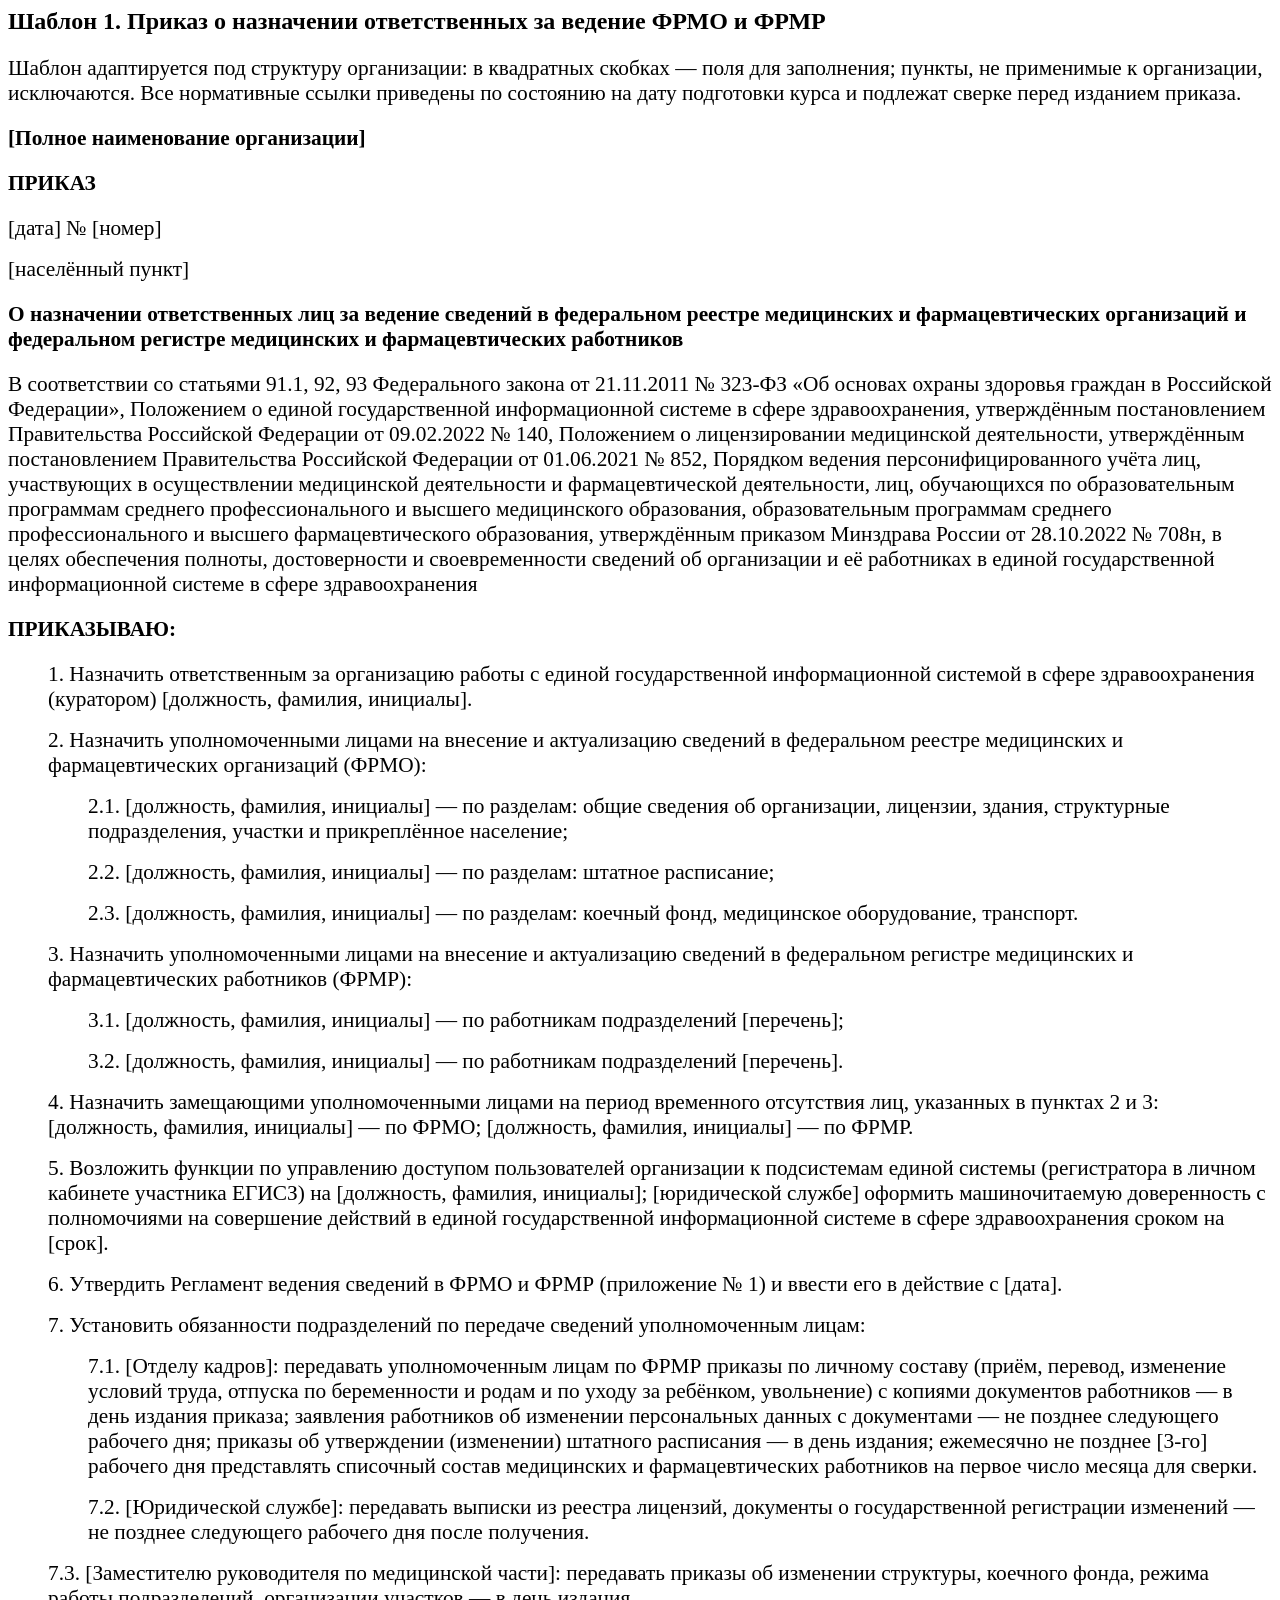
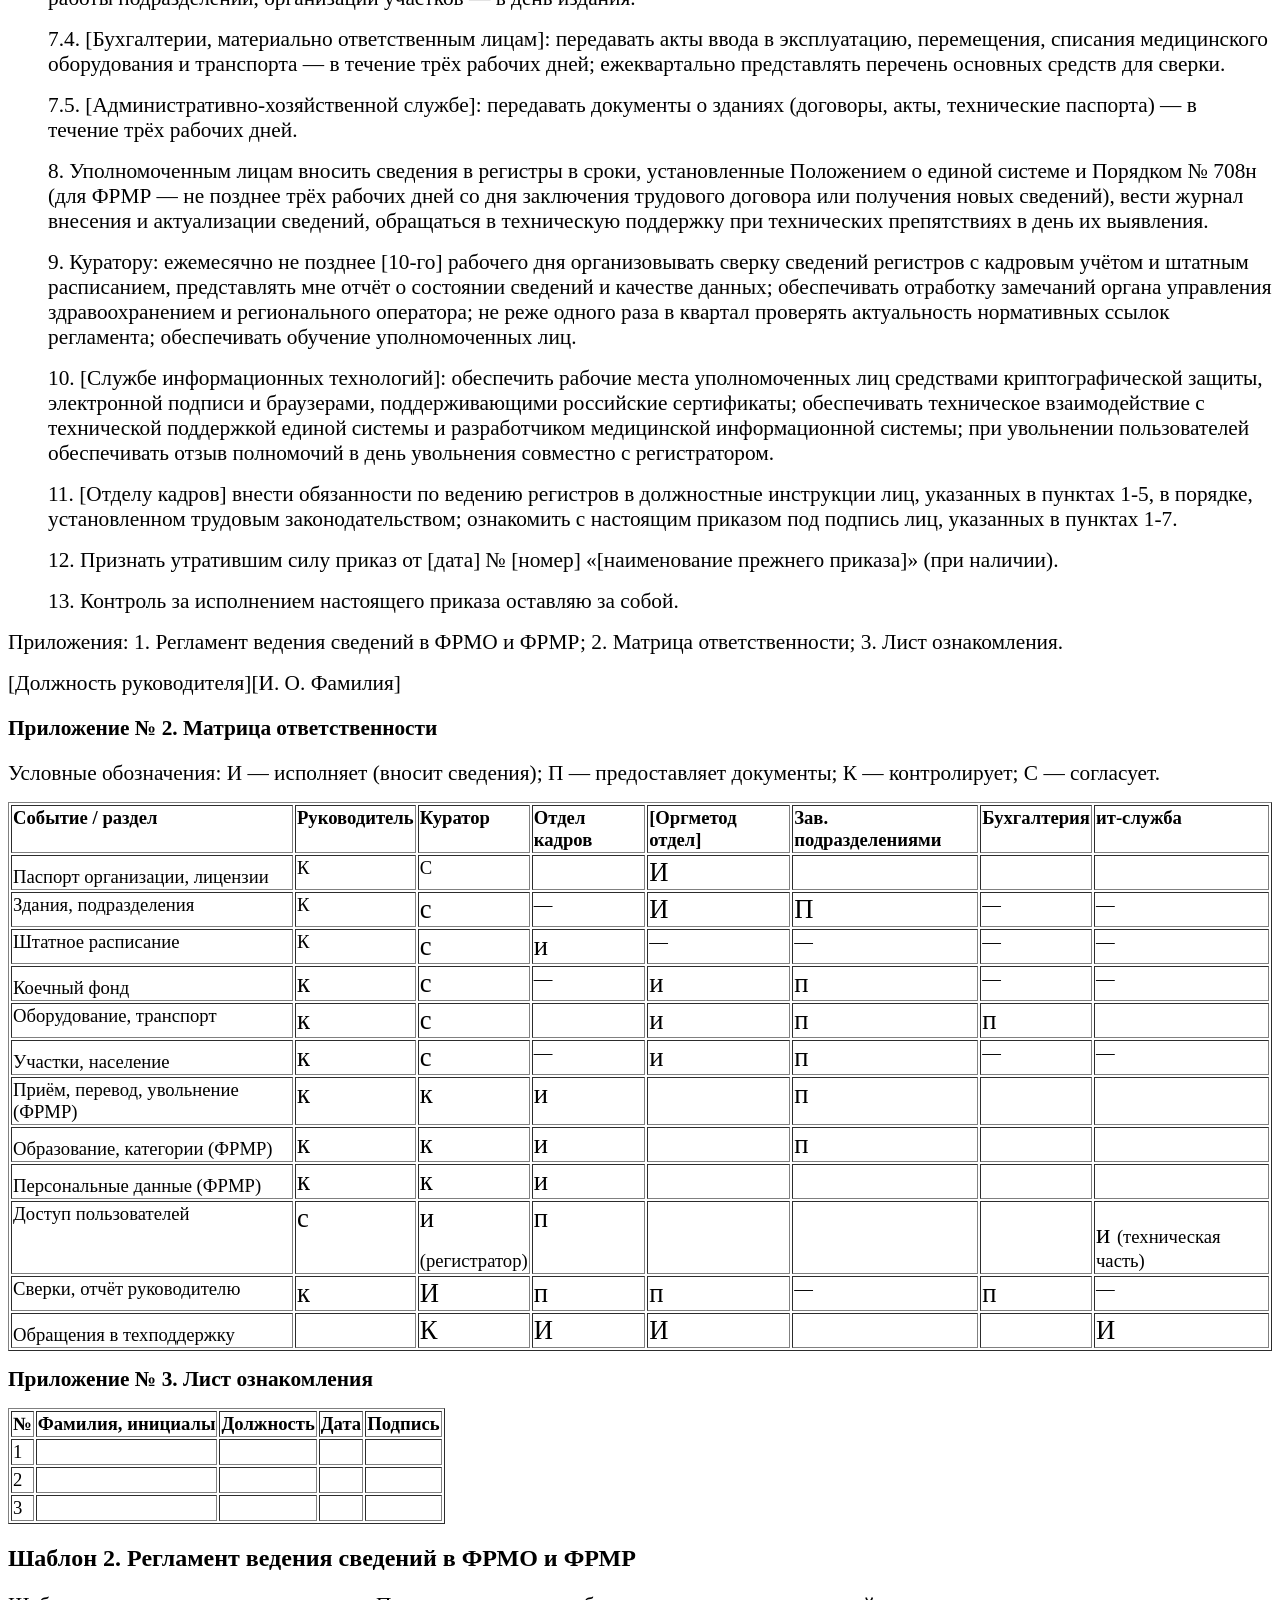
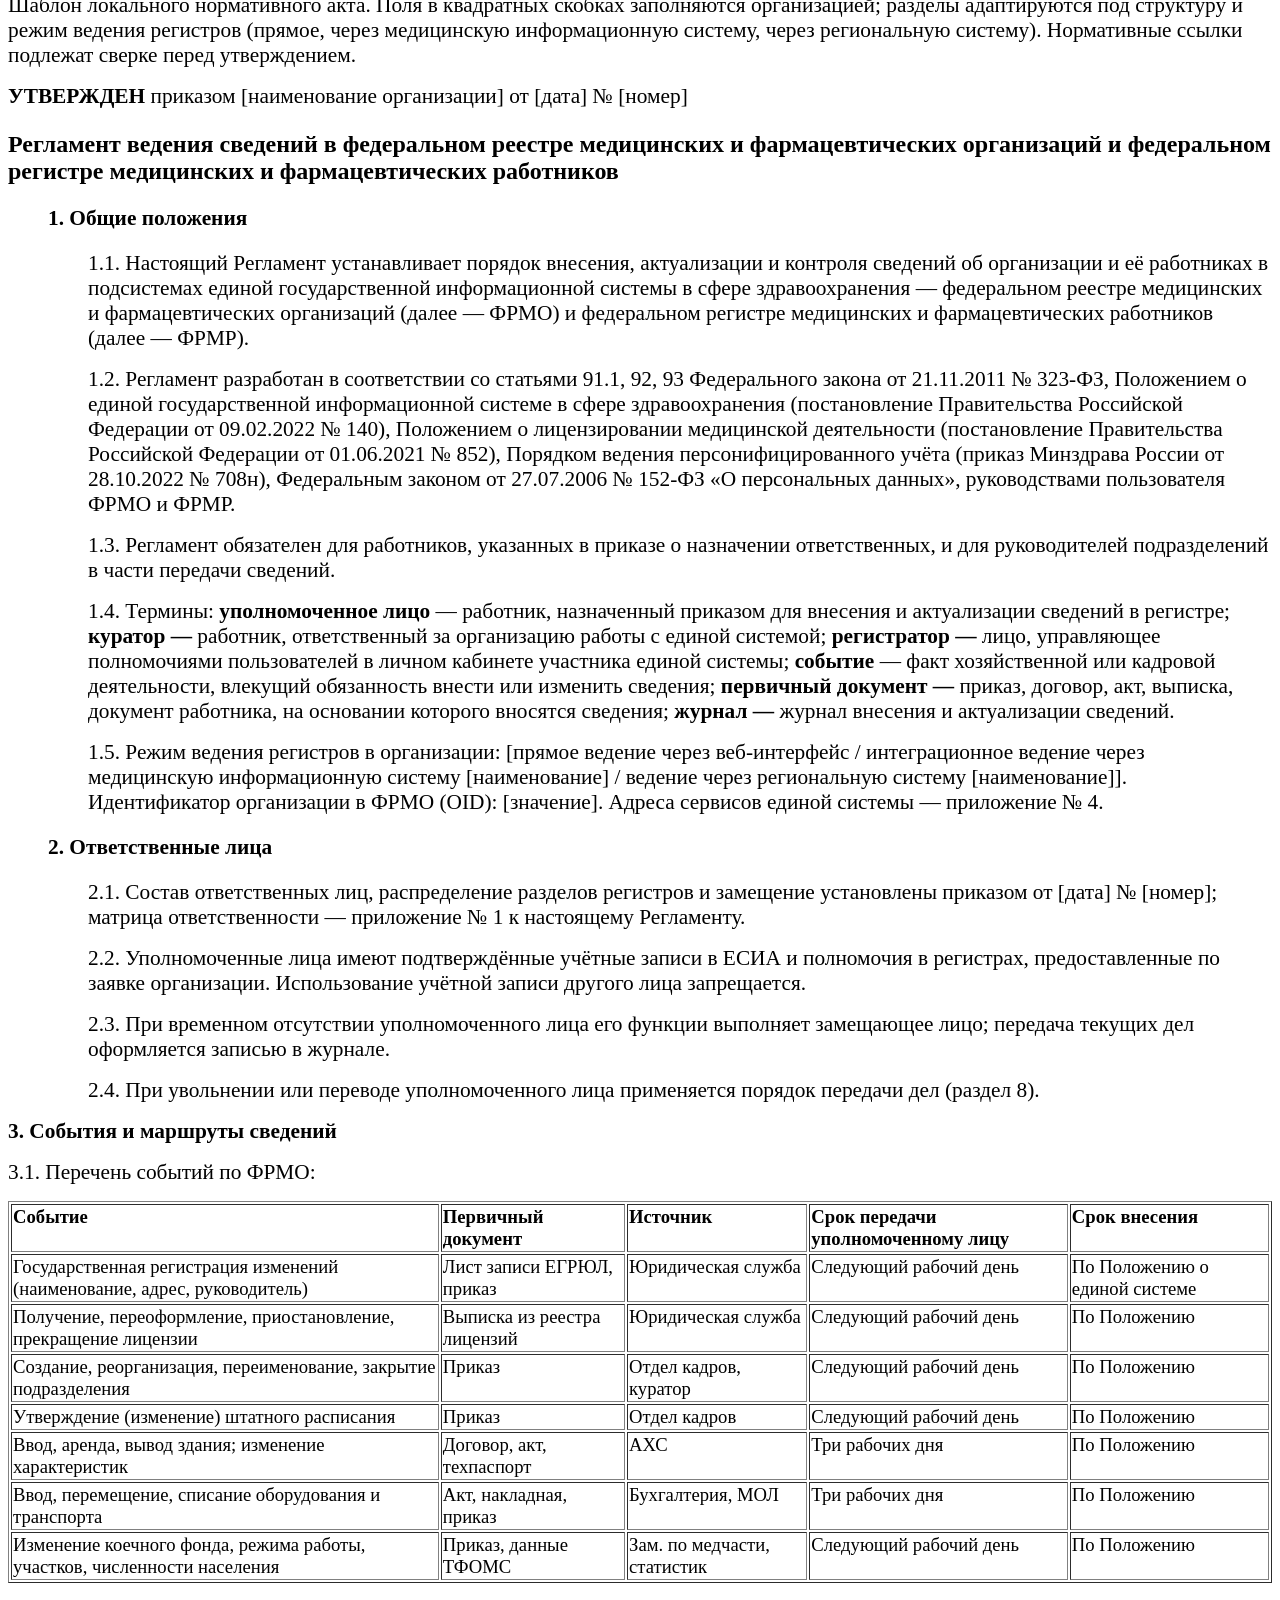
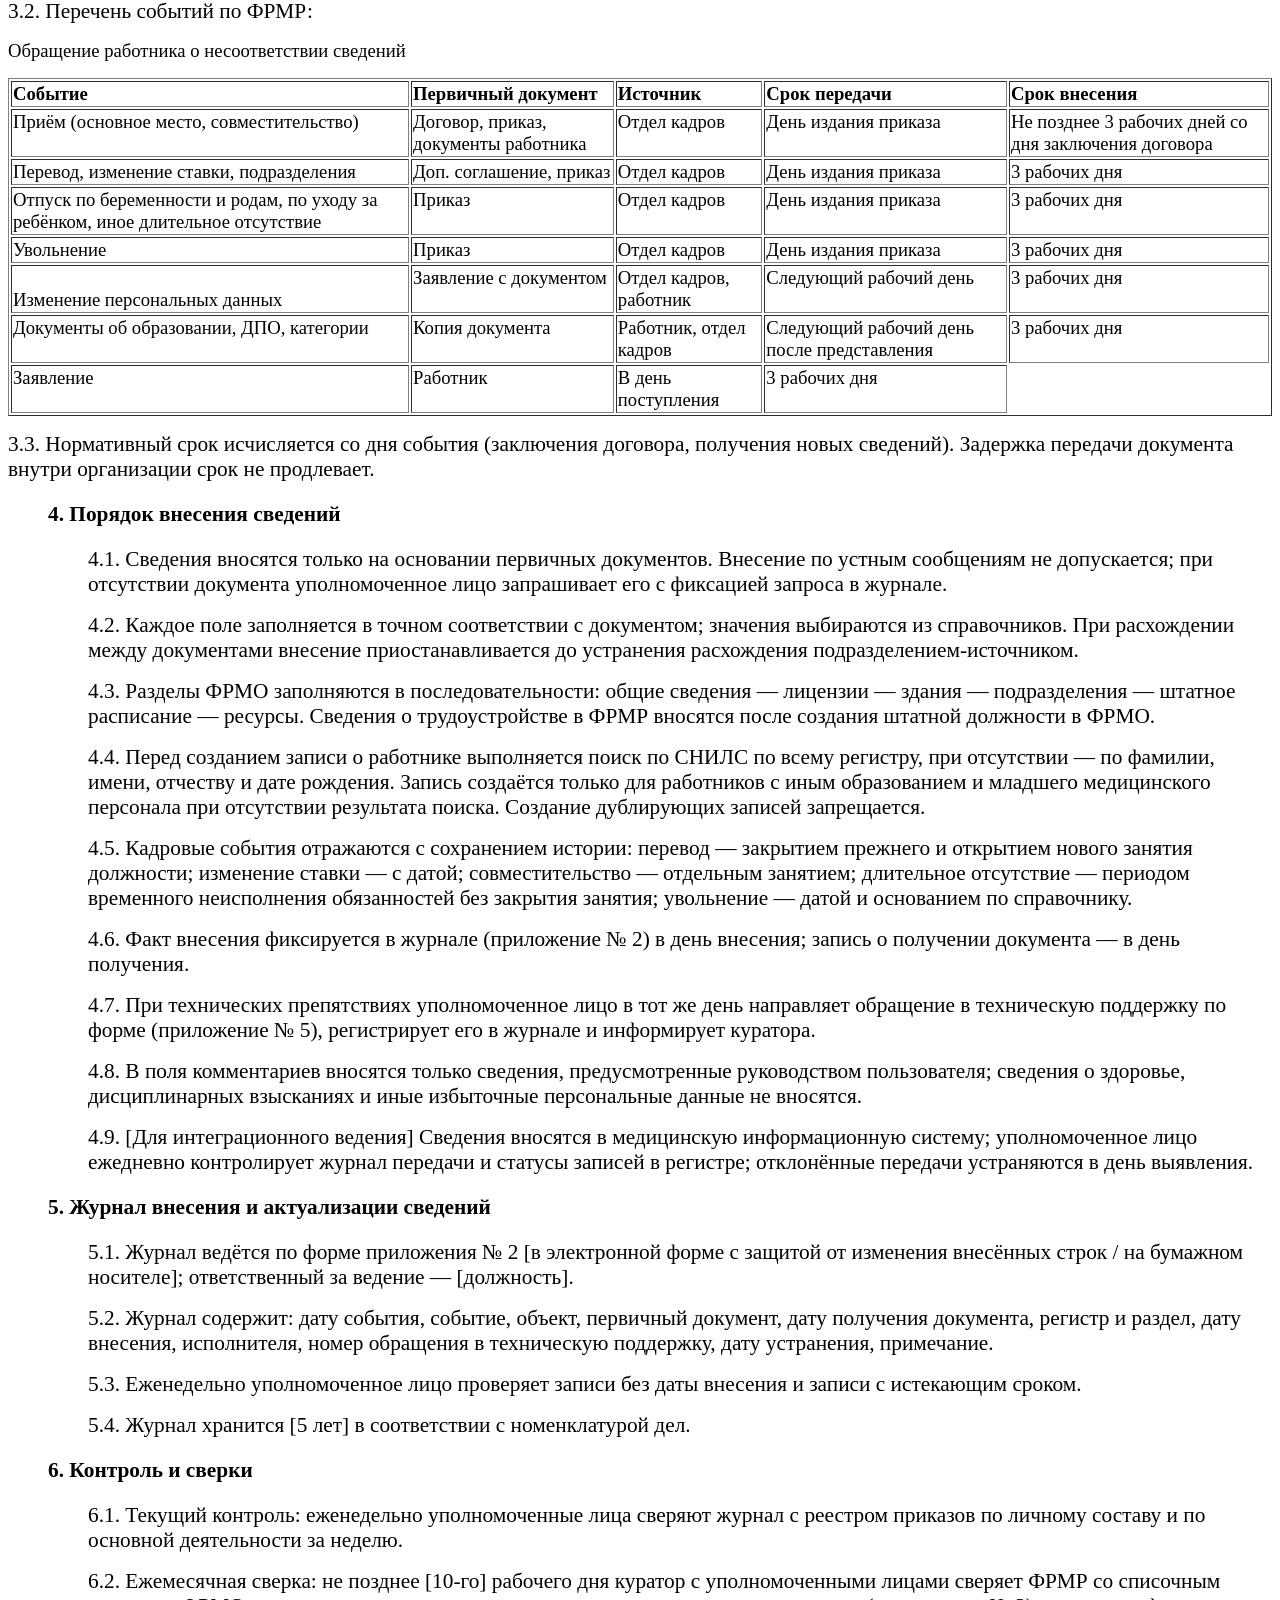
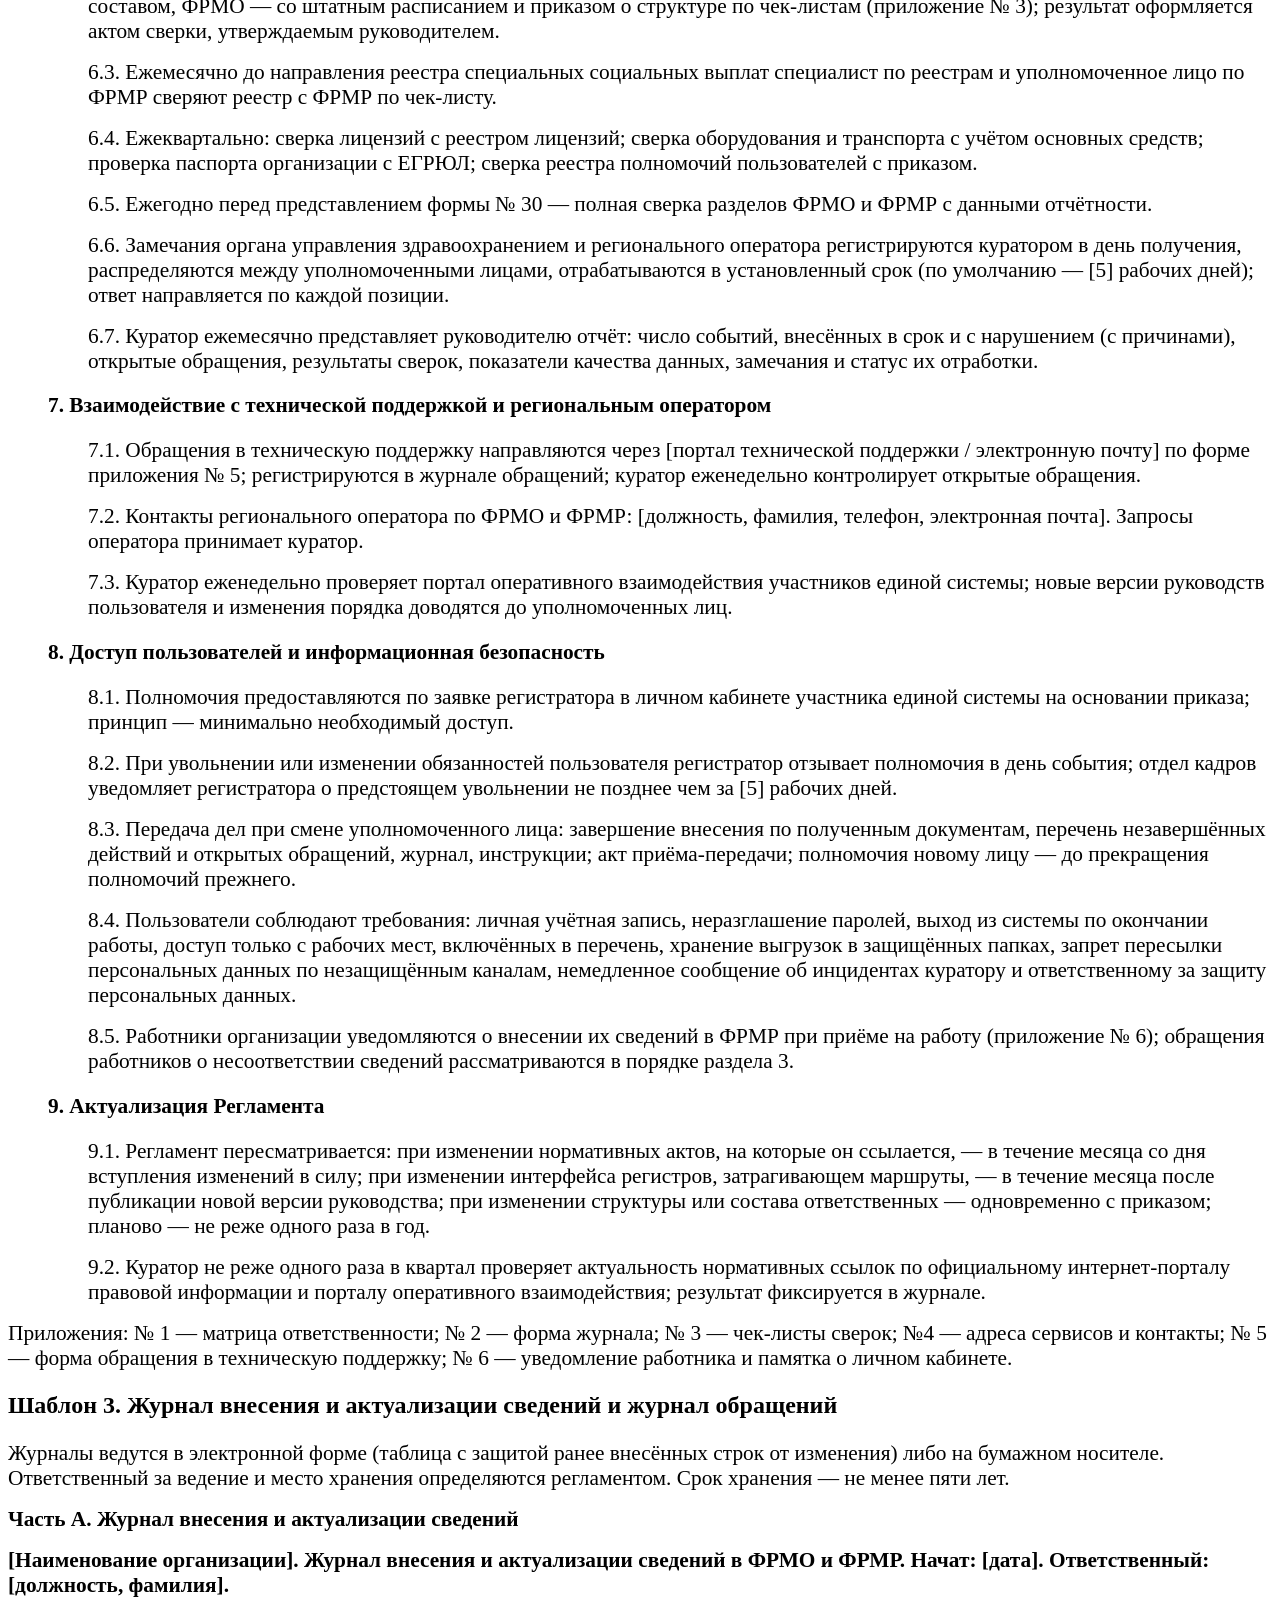
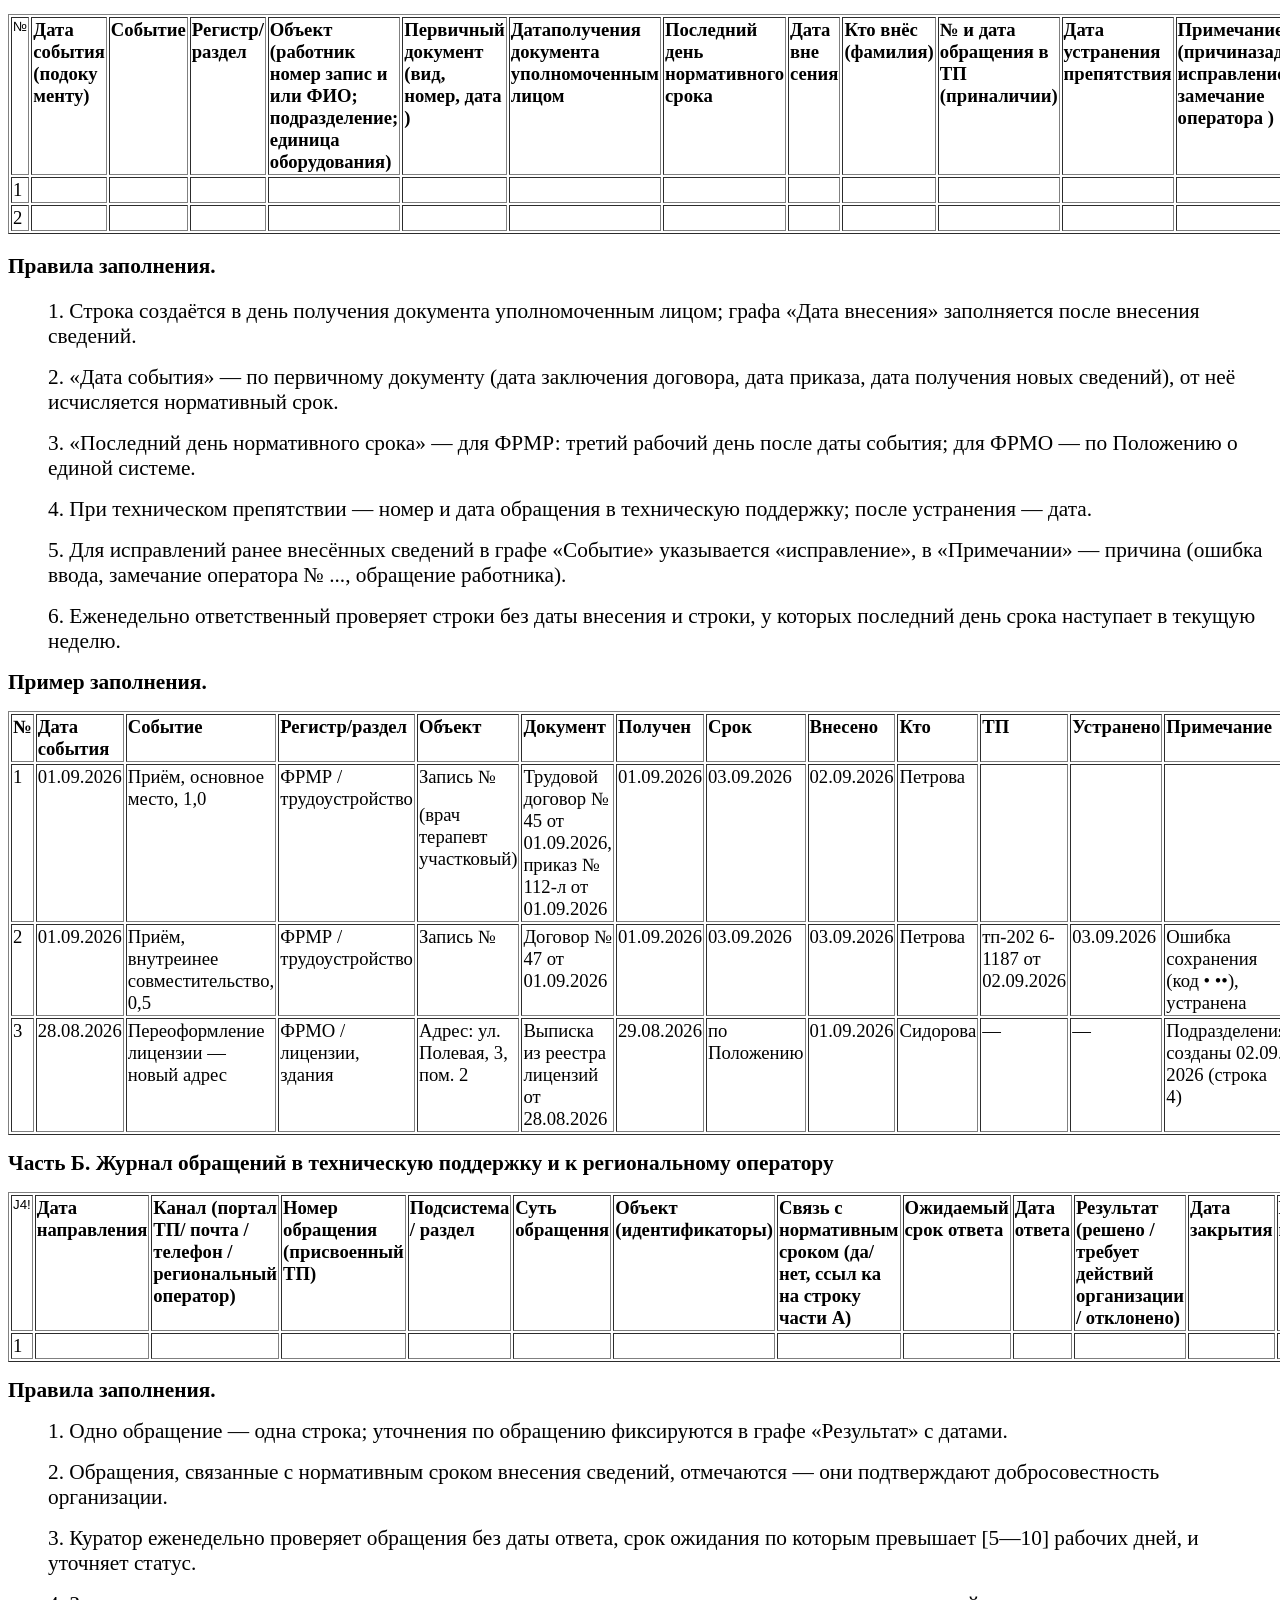
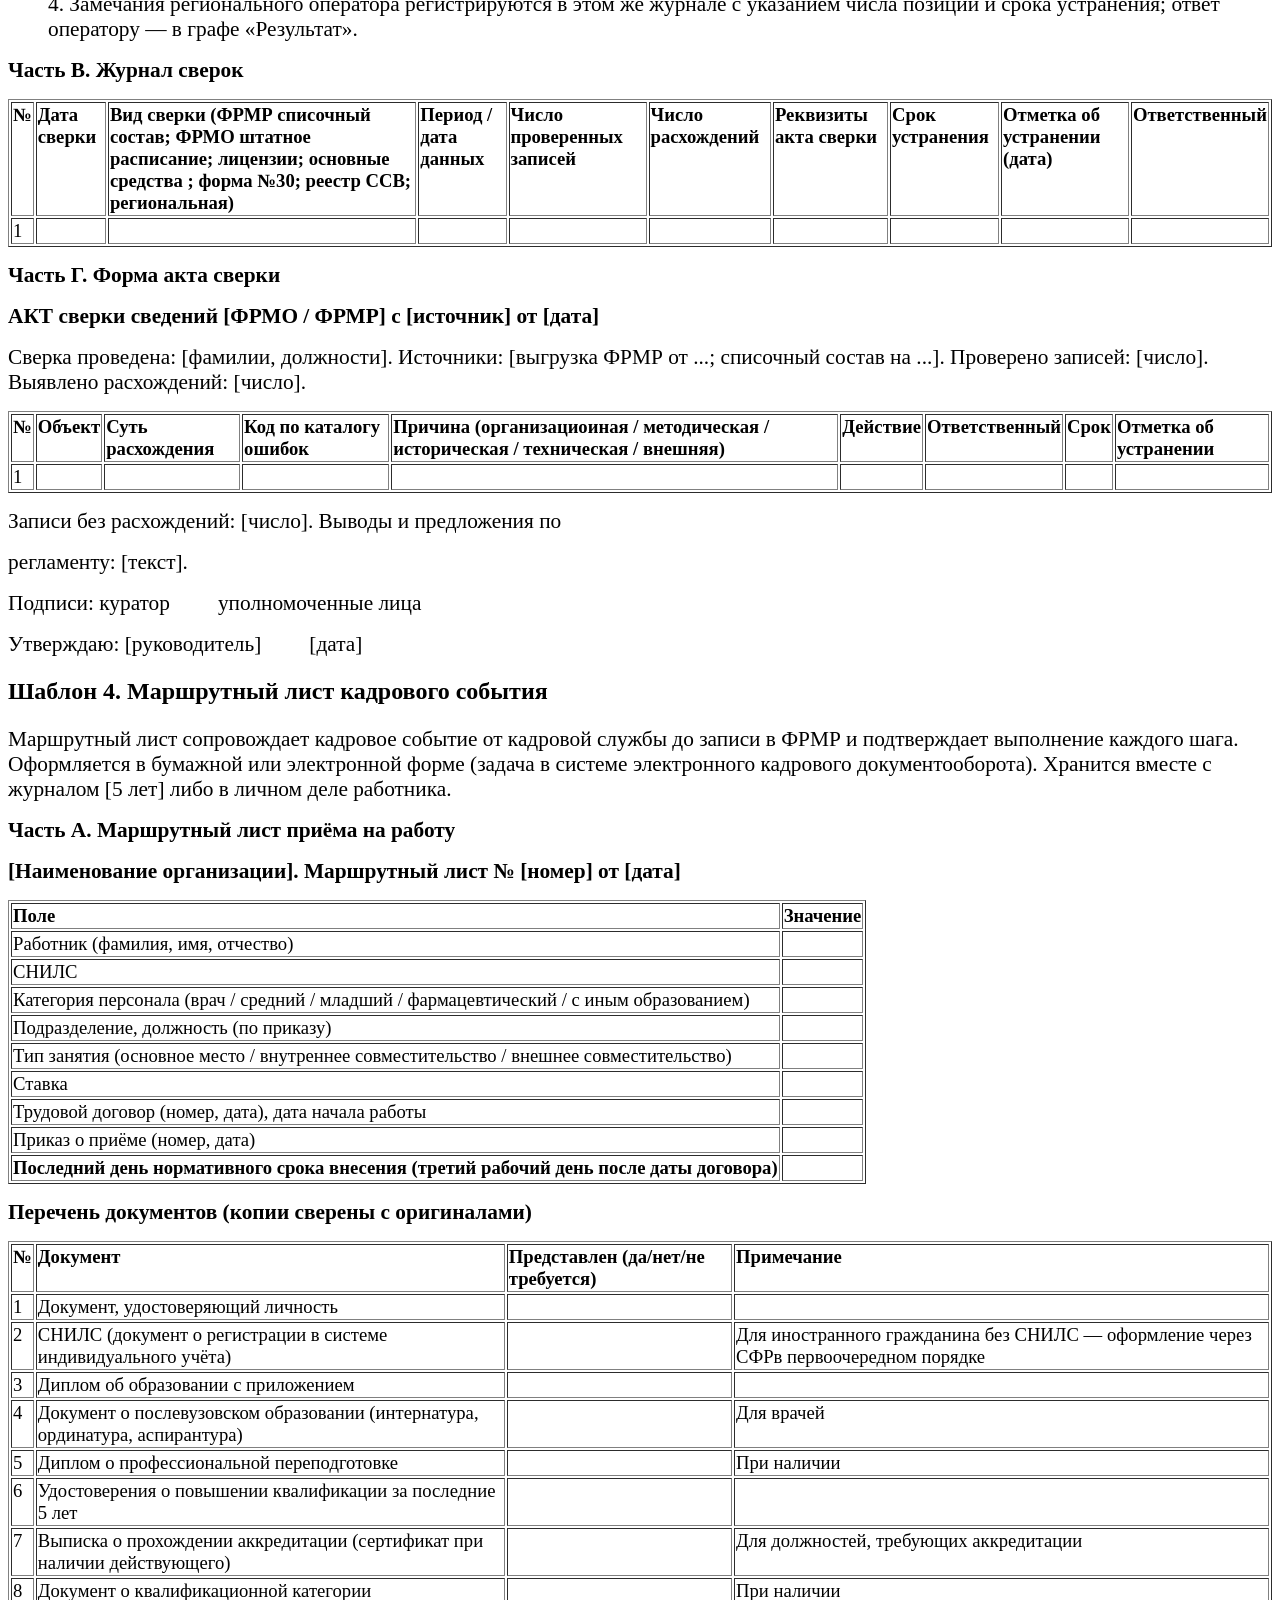
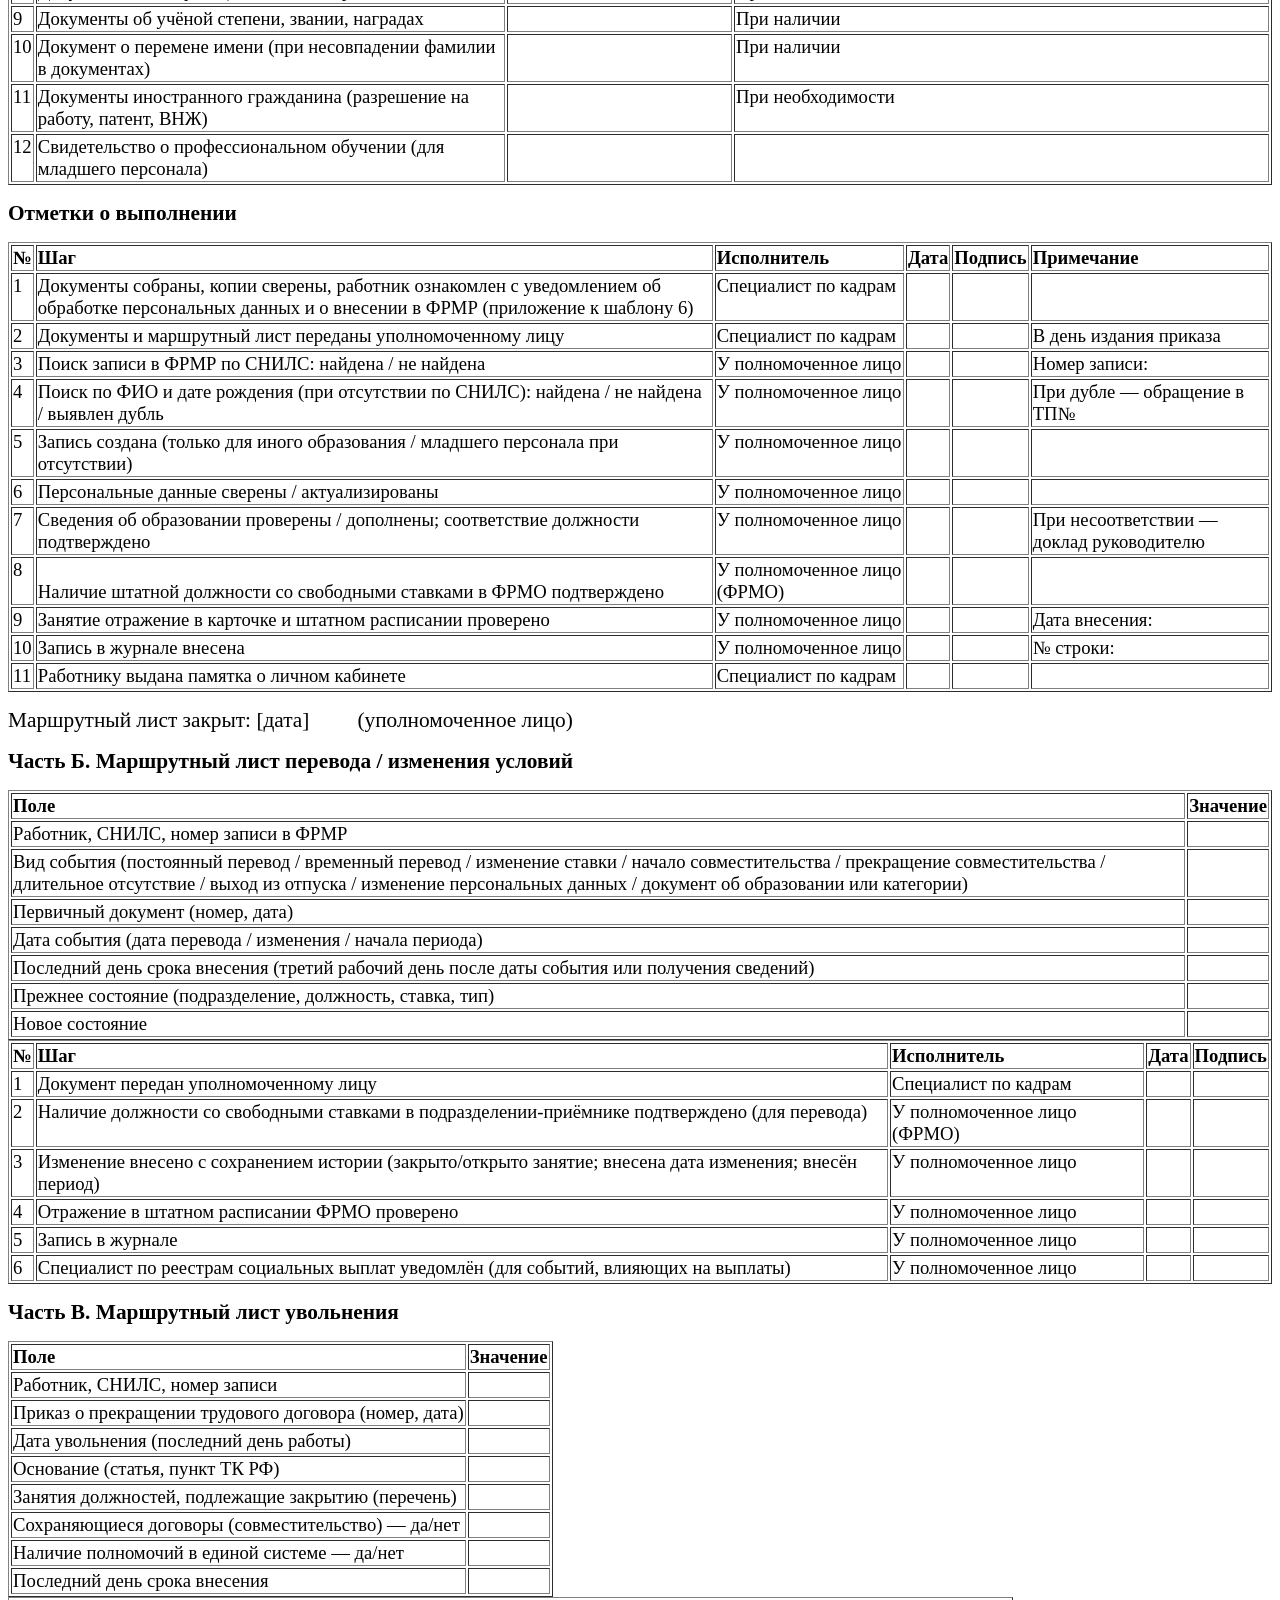
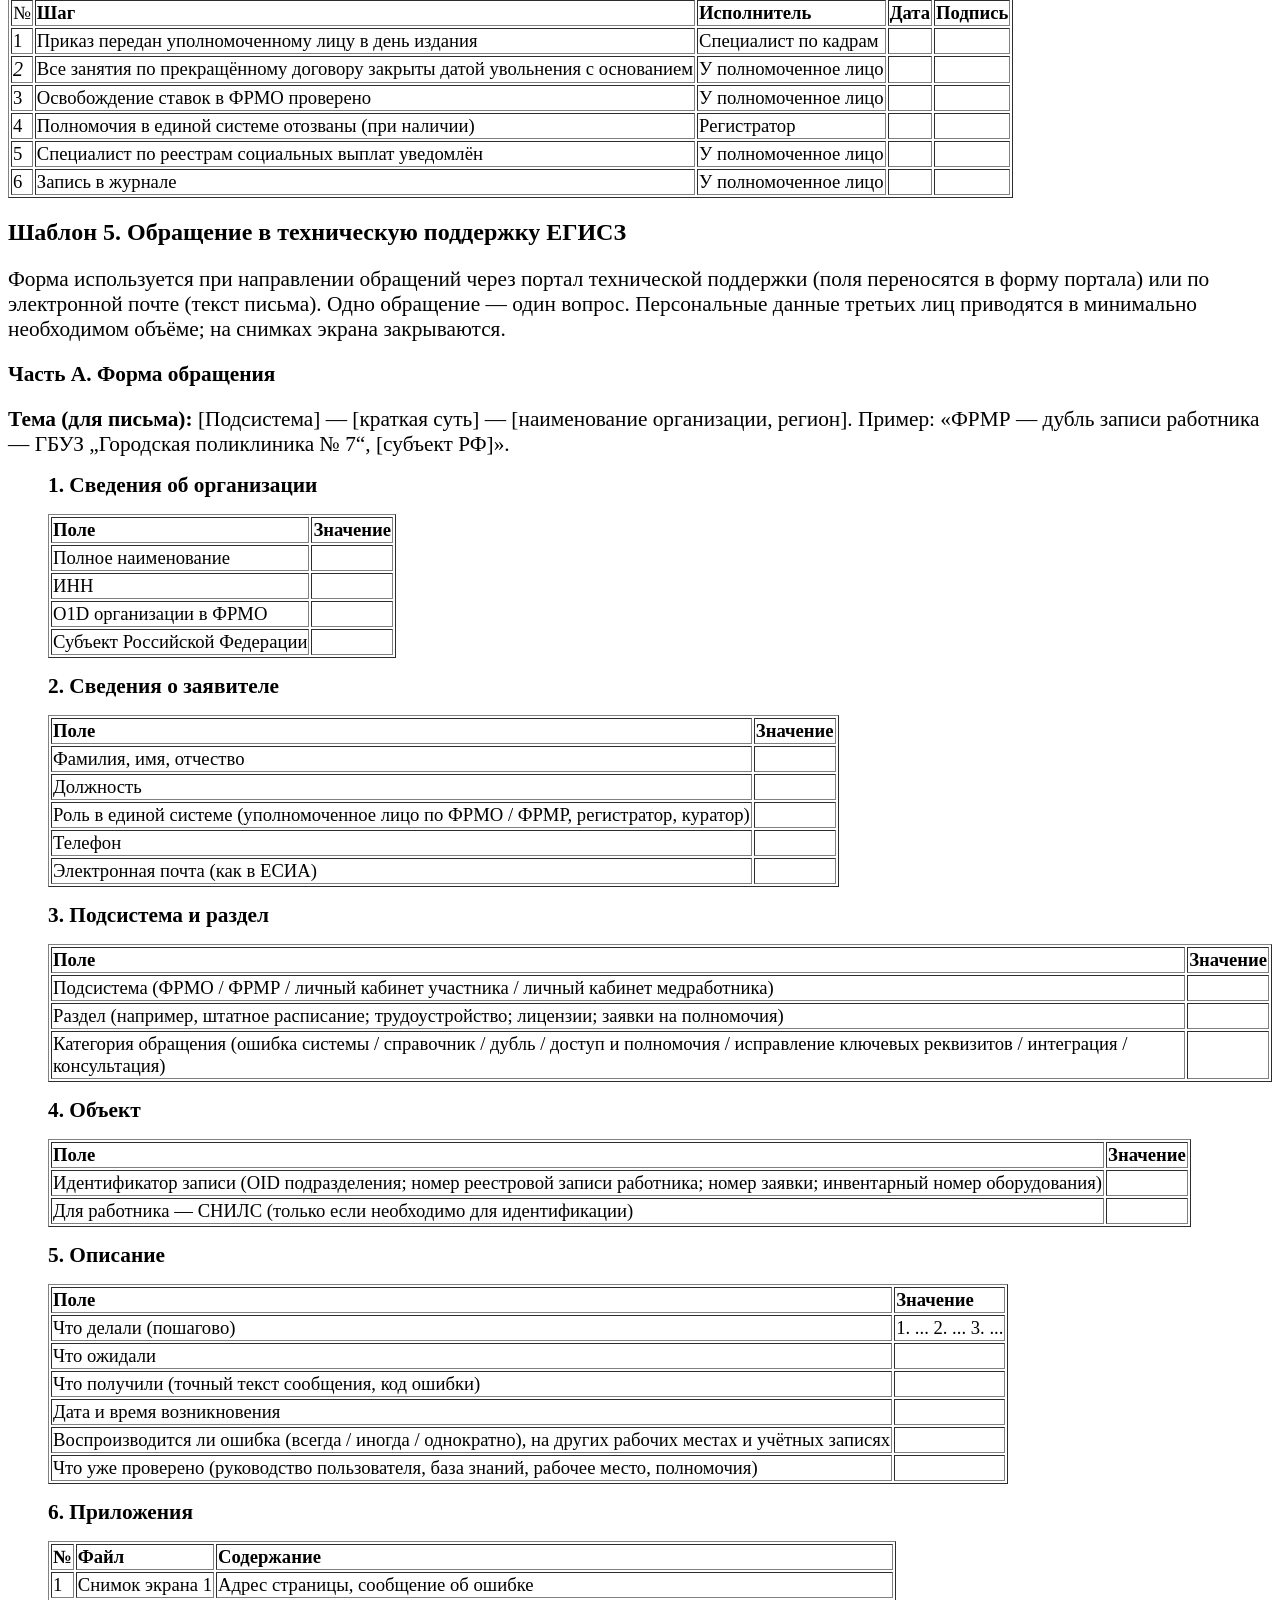
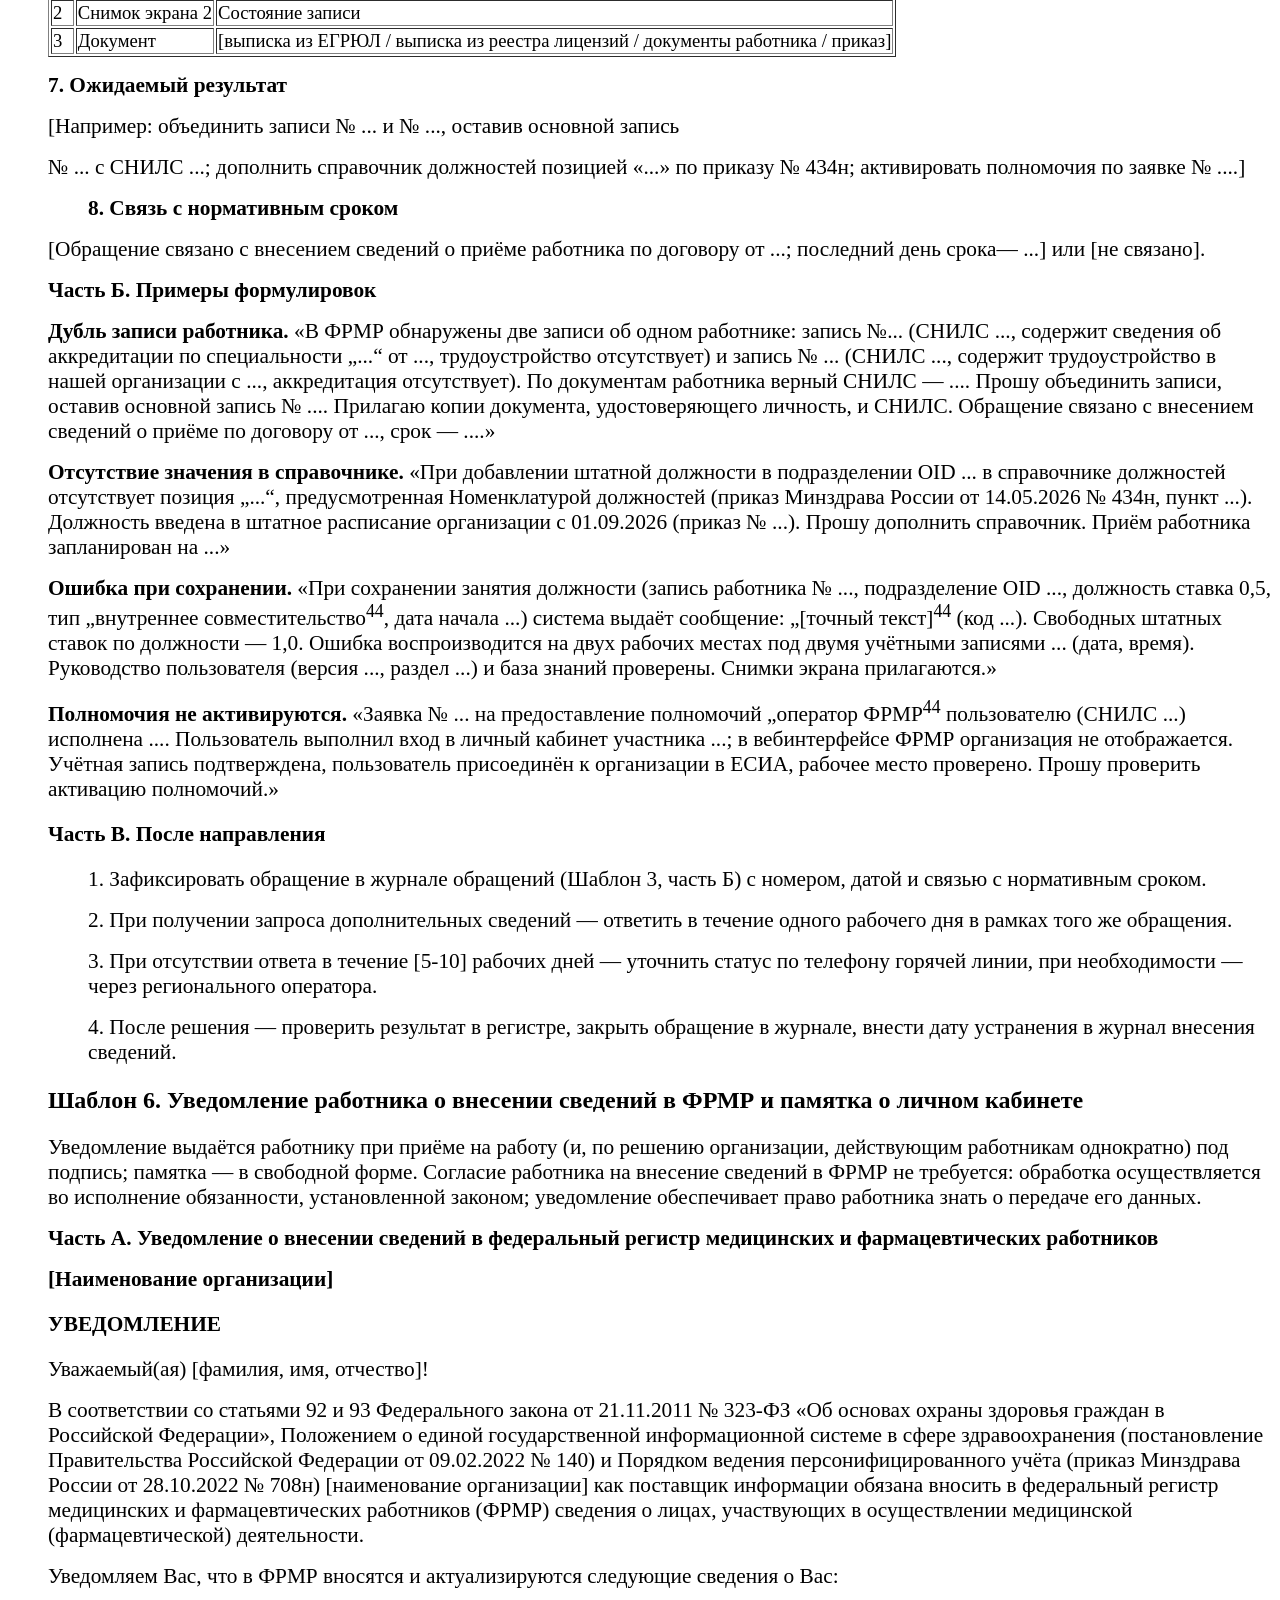
<file: лекции/шаблоны.htm>
﻿<!DOCTYPE HTML PUBLIC "-//W3C//DTD HTML 4.0 Transitional//EN"
        "http://www.w3.org/TR/1998/REC-html40-19980424/loose.dtd">
<html>
<head>
    <meta http-equiv="content-type" content="text/html; charset=UTF-8">
    <meta name="generator" content="ABBYY FineReader PDF 15">
    <meta name="author" content="PDF2Go">
    <meta name="description" content="Отсканированное изображение">
    <title>Отсканированное изображение</title>
    <style type="text/css">
        table.main {}
        tr.row {}
        td.cell {}
        div.block {}
        div.paragraph {}
        .font0 { font:10pt Arial, sans-serif; }
        .font1 { font:11pt Courier New, monospace; }
        .font2 { font:14pt Times New Roman, serif; }
        .font3 { font:15pt Times New Roman, serif; }
        .font4 { font:16pt Times New Roman, serif; }
        .font5 { font:18pt Times New Roman, serif; }
        .font6 { font:20pt Times New Roman, serif; }

    </style>
</head>
<body><a name="caption1"></a>
<h1><a name="bookmark0"></a><span class="font5" style="font-weight:bold;"><a name="bookmark1"></a>Шаблон 1. Приказ о назначении ответственных за ведение ФРМО и ФРМР</span>
</h1>
<p><span class="font4">Шаблон адаптируется под структуру организации: в квадратных скобках — поля для заполнения; пункты, не применимые к организации, исключаются. Все нормативные ссылки приведены по состоянию на дату подготовки курса и подлежат сверке перед изданием приказа.</span>
</p>
<h2><a name="bookmark2"></a><span class="font4" style="font-weight:bold;"><a name="bookmark3"></a>[Полное наименование организации]</span>
</h2>
<h2><a name="bookmark4"></a><span class="font4" style="font-weight:bold;"><a name="bookmark5"></a>ПРИКАЗ</span></h2>
<p><span class="font4">[дата] № [номер]</span></p>
<p><span class="font4">[населённый пункт]</span></p>
<h2><a name="bookmark6"></a><span class="font4" style="font-weight:bold;"><a name="bookmark7"></a>О назначении ответственных лиц за ведение сведений в федеральном реестре медицинских и фармацевтических организаций и федеральном регистре медицинских и фармацевтических работников</span>
</h2>
<p><span class="font4">В соответствии со статьями 91.1, 92, 93 Федерального закона от 21.11.2011 № 323-ФЗ «Об основах охраны здоровья граждан в Российской Федерации», Положением о единой государственной информационной системе в сфере здравоохранения, утверждённым постановлением Правительства Российской Федерации от 09.02.2022 № 140, Положением о лицензировании медицинской деятельности, утверждённым постановлением Правительства Российской Федерации от 01.06.2021 № 852, Порядком ведения персонифицированного учёта лиц, участвующих в осуществлении медицинской деятельности и фармацевтической деятельности, лиц, обучающихся по образовательным программам среднего профессионального и высшего медицинского образования, образовательным программам среднего профессионального и высшего фармацевтического образования, утверждённым приказом Минздрава России от 28.10.2022 № 708н, в целях обеспечения полноты, достоверности и своевременности сведений об организации и её работниках в единой государственной информационной системе в сфере здравоохранения</span>
</p>
<h2><a name="bookmark8"></a><span class="font4" style="font-weight:bold;"><a name="bookmark9"></a>ПРИКАЗЫВАЮ:</span>
</h2>
<ul style="list-style:none;">
    <li>
        <p><span class="font4">1. Назначить ответственным за организацию работы с единой государственной информационной системой в сфере здравоохранения (куратором) [должность, фамилия, инициалы].</span>
        </p></li>
    <li>
        <p><span class="font4">2. Назначить уполномоченными лицами на внесение и актуализацию сведений в федеральном реестре медицинских и фармацевтических организаций (ФРМО):</span>
        </p>
        <ul style="list-style:none;">
            <li>
                <p><span class="font4">2.1. [должность, фамилия, инициалы] — по разделам: общие сведения об организации, лицензии, здания, структурные подразделения, участки и прикреплённое население;</span>
                </p></li>
            <li>
                <p><span class="font4">2.2. [должность, фамилия, инициалы] — по разделам: штатное расписание;</span></p>
            </li>
            <li>
                <p><span class="font4">2.3. [должность, фамилия, инициалы] — по разделам: коечный фонд, медицинское оборудование, транспорт.</span>
                </p></li>
        </ul>
    </li>
</ul>
<ul style="list-style:none;">
    <li>
        <p><span class="font4">3. Назначить уполномоченными лицами на внесение и актуализацию сведений в федеральном регистре медицинских и фармацевтических работников (ФРМР):</span>
        </p>
        <ul style="list-style:none;">
            <li>
                <p><span
                        class="font4">3.1. [должность, фамилия, инициалы] — по работникам подразделений [перечень];</span>
                </p></li>
            <li>
                <p><span
                        class="font4">3.2. [должность, фамилия, инициалы] — по работникам подразделений [перечень].</span>
                </p></li>
        </ul>
    </li>
    <li>
        <p><span class="font4">4. Назначить замещающими уполномоченными лицами на период временного отсутствия лиц, указанных в пунктах 2 и 3: [должность, фамилия, инициалы] — по ФРМО; [должность, фамилия, инициалы] — по ФРМР.</span>
        </p></li>
    <li>
        <p><span class="font4">5. Возложить функции по управлению доступом пользователей организации к подсистемам единой системы (регистратора в личном кабинете участника ЕГИСЗ) на [должность, фамилия, инициалы]; [юридической службе] оформить машиночитаемую доверенность с полномочиями на совершение действий в единой государственной информационной системе в сфере здравоохранения сроком на [срок].</span>
        </p></li>
    <li>
        <p><span class="font4">6. Утвердить Регламент ведения сведений в ФРМО и ФРМР (приложение № 1) и ввести его в действие с [дата].</span>
        </p></li>
    <li>
        <p><span class="font4">7. Установить обязанности подразделений по передаче сведений уполномоченным лицам:</span>
        </p>
        <ul style="list-style:none;">
            <li>
                <p><span class="font4">7.1. [Отделу кадров]: передавать уполномоченным лицам по ФРМР приказы по личному составу (приём, перевод, изменение условий труда, отпуска по беременности и родам и по уходу за ребёнком, увольнение) с копиями документов работников — в день издания приказа; заявления работников об изменении персональных данных с документами — не позднее следующего рабочего дня; приказы об утверждении (изменении) штатного расписания — в день издания; ежемесячно не позднее [3-го] рабочего дня представлять списочный состав медицинских и фармацевтических работников на первое число месяца для сверки.</span>
                </p></li>
            <li>
                <p><span class="font4">7.2. [Юридической службе]: передавать выписки из реестра лицензий, документы о государственной регистрации изменений — не позднее следующего рабочего дня после получения.</span>
                </p></li>
        </ul>
    </li>
</ul>
<ul style="list-style:none;">
    <li>
        <p><span class="font4">7.3. [Заместителю руководителя по медицинской части]: передавать приказы об изменении структуры, коечного фонда, режима работы подразделений, организации участков — в день издания.</span>
        </p></li>
    <li>
        <p><span class="font4">7.4. [Бухгалтерии, материально ответственным лицам]: передавать акты ввода в эксплуатацию, перемещения, списания медицинского оборудования и транспорта — в течение трёх рабочих дней; ежеквартально представлять перечень основных средств для сверки.</span>
        </p></li>
    <li>
        <p><span class="font4">7.5. [Административно-хозяйственной службе]: передавать документы о зданиях (договоры, акты, технические паспорта) — в течение трёх рабочих дней.</span>
        </p></li>
</ul>
<ul style="list-style:none;">
    <li>
        <p><span class="font4">8. Уполномоченным лицам вносить сведения в регистры в сроки, установленные Положением о единой системе и Порядком № 708н (для ФРМР — не позднее трёх рабочих дней со дня заключения трудового договора или получения новых сведений), вести журнал внесения и актуализации сведений, обращаться в техническую поддержку при технических препятствиях в день их выявления.</span>
        </p></li>
    <li>
        <p><span class="font4">9. Куратору: ежемесячно не позднее [10-го] рабочего дня организовывать сверку сведений регистров с кадровым учётом и штатным расписанием, представлять мне отчёт о состоянии сведений и качестве данных; обеспечивать отработку замечаний органа управления здравоохранением и регионального оператора; не реже одного раза в квартал проверять актуальность нормативных ссылок регламента; обеспечивать обучение уполномоченных лиц.</span>
        </p></li>
    <li>
        <p><span class="font4">10. [Службе информационных технологий]: обеспечить рабочие места уполномоченных лиц средствами криптографической защиты, электронной подписи и браузерами, поддерживающими российские сертификаты; обеспечивать техническое взаимодействие с технической поддержкой единой системы и разработчиком медицинской информационной системы; при увольнении пользователей обеспечивать отзыв полномочий в день увольнения совместно с регистратором.</span>
        </p></li>
    <li>
        <p><span class="font4">11. [Отделу кадров] внести обязанности по ведению регистров в должностные инструкции лиц, указанных в пунктах 1-5, в порядке, установленном трудовым законодательством; ознакомить с настоящим приказом под подпись лиц, указанных в пунктах 1-7.</span>
        </p></li>
    <li>
        <p><span class="font4">12. Признать утратившим силу приказ от [дата] № [номер] «[наименование прежнего приказа]» (при наличии).</span>
        </p></li>
    <li>
        <p><span class="font4">13. Контроль за исполнением настоящего приказа оставляю за собой.</span></p></li>
</ul>
<p><span class="font4">Приложения: 1. Регламент ведения сведений в ФРМО и ФРМР; 2. Матрица ответственности; 3. Лист ознакомления.</span>
</p>
<p><span class="font4">[Должность руководителя][И. О. Фамилия]</span></p>
<h2><a name="bookmark10"></a><span class="font4" style="font-weight:bold;"><a name="bookmark11"></a>Приложение № 2. Матрица ответственности</span>
</h2>
<p><span class="font4">Условные обозначения: И — исполняет (вносит сведения); П — предоставляет документы; К — контролирует; С — согласует.</span>
</p>
<table border="1">
    <tr>
        <td style="vertical-align:top;">
            <p><span class="font2" style="font-weight:bold;">Событие / раздел</span></p></td>
        <td style="vertical-align:top;">
            <p><span class="font2" style="font-weight:bold;">Руководитель</span></p></td>
        <td style="vertical-align:top;">
            <p><span class="font2" style="font-weight:bold;">Куратор</span></p></td>
        <td style="vertical-align:bottom;">
            <p><span class="font2" style="font-weight:bold;">Отдел кадров</span></p></td>
        <td style="vertical-align:top;">
            <p><span class="font2" style="font-weight:bold;">[Оргметод отдел]</span></p></td>
        <td style="vertical-align:top;">
            <p><span class="font2" style="font-weight:bold;">Зав. подразделениями</span></p></td>
        <td style="vertical-align:top;">
            <p><span class="font2" style="font-weight:bold;">Бухгалтерия</span></p></td>
        <td style="vertical-align:top;">
            <p><span class="font2" style="font-weight:bold;">ит-служба</span></p></td>
    </tr>
    <tr>
        <td style="vertical-align:bottom;">
            <p><span class="font2">Паспорт организации, лицензии</span></p></td>
        <td style="vertical-align:top;">
            <p><span class="font2">К</span></p></td>
        <td style="vertical-align:top;">
            <p><span class="font2">С</span></p></td>
        <td style="vertical-align:top;"></td>
        <td style="vertical-align:top;">
            <p><span class="font6">И</span></p></td>
        <td style="vertical-align:top;"></td>
        <td style="vertical-align:top;"></td>
        <td style="vertical-align:top;"></td>
    </tr>
    <tr>
        <td style="vertical-align:top;">
            <p><span class="font2">Здания, подразделения</span></p></td>
        <td style="vertical-align:top;">
            <p><span class="font2">К</span></p></td>
        <td style="vertical-align:top;">
            <p><span class="font6">с</span></p></td>
        <td style="vertical-align:top;">
            <p><span class="font2">—</span></p></td>
        <td style="vertical-align:top;">
            <p><span class="font6">И</span></p></td>
        <td style="vertical-align:top;">
            <p><span class="font6">П</span></p></td>
        <td style="vertical-align:top;">
            <p><span class="font2">—</span></p></td>
        <td style="vertical-align:top;">
            <p><span class="font2">—</span></p></td>
    </tr>
    <tr>
        <td style="vertical-align:top;">
            <p><span class="font2">Штатное расписание</span></p></td>
        <td style="vertical-align:top;">
            <p><span class="font2">К</span></p></td>
        <td style="vertical-align:top;">
            <p><span class="font6">с</span></p></td>
        <td style="vertical-align:top;">
            <p><span class="font6">и</span></p></td>
        <td style="vertical-align:top;">
            <p><span class="font2">—</span></p></td>
        <td style="vertical-align:top;">
            <p><span class="font2">—</span></p></td>
        <td style="vertical-align:top;">
            <p><span class="font2">—</span></p></td>
        <td style="vertical-align:top;">
            <p><span class="font2">—</span></p></td>
    </tr>
    <tr>
        <td style="vertical-align:bottom;">
            <p><span class="font2">Коечный фонд</span></p></td>
        <td style="vertical-align:top;">
            <p><span class="font6">к</span></p></td>
        <td style="vertical-align:top;">
            <p><span class="font6">с</span></p></td>
        <td style="vertical-align:top;">
            <p><span class="font2">—</span></p></td>
        <td style="vertical-align:top;">
            <p><span class="font6">и</span></p></td>
        <td style="vertical-align:top;">
            <p><span class="font6">п</span></p></td>
        <td style="vertical-align:top;">
            <p><span class="font2">—</span></p></td>
        <td style="vertical-align:top;">
            <p><span class="font2">—</span></p></td>
    </tr>
    <tr>
        <td style="vertical-align:top;">
            <p><span class="font2">Оборудование, транспорт</span></p></td>
        <td style="vertical-align:top;">
            <p><span class="font6">к</span></p></td>
        <td style="vertical-align:top;">
            <p><span class="font6">с</span></p></td>
        <td style="vertical-align:top;"></td>
        <td style="vertical-align:top;">
            <p><span class="font6">и</span></p></td>
        <td style="vertical-align:top;">
            <p><span class="font6">п</span></p></td>
        <td style="vertical-align:top;">
            <p><span class="font6">п</span></p></td>
        <td style="vertical-align:top;"></td>
    </tr>
    <tr>
        <td style="vertical-align:bottom;">
            <p><span class="font2">Участки, население</span></p></td>
        <td style="vertical-align:top;">
            <p><span class="font6">к</span></p></td>
        <td style="vertical-align:top;">
            <p><span class="font6">с</span></p></td>
        <td style="vertical-align:top;">
            <p><span class="font2">—</span></p></td>
        <td style="vertical-align:top;">
            <p><span class="font6">и</span></p></td>
        <td style="vertical-align:top;">
            <p><span class="font6">п</span></p></td>
        <td style="vertical-align:top;">
            <p><span class="font2">—</span></p></td>
        <td style="vertical-align:top;">
            <p><span class="font2">—</span></p></td>
    </tr>
    <tr>
        <td style="vertical-align:bottom;">
            <p><span class="font2">Приём, перевод, увольнение (ФРМР)</span></p></td>
        <td style="vertical-align:top;">
            <p><span class="font6">к</span></p></td>
        <td style="vertical-align:top;">
            <p><span class="font6">к</span></p></td>
        <td style="vertical-align:top;">
            <p><span class="font6">и</span></p></td>
        <td style="vertical-align:top;"></td>
        <td style="vertical-align:top;">
            <p><span class="font6">п</span></p></td>
        <td style="vertical-align:top;"></td>
        <td style="vertical-align:top;"></td>
    </tr>
    <tr>
        <td style="vertical-align:bottom;">
            <p><span class="font2">Образование, категории (ФРМР)</span></p></td>
        <td style="vertical-align:top;">
            <p><span class="font6">к</span></p></td>
        <td style="vertical-align:top;">
            <p><span class="font6">к</span></p></td>
        <td style="vertical-align:top;">
            <p><span class="font6">и</span></p></td>
        <td style="vertical-align:top;"></td>
        <td style="vertical-align:top;">
            <p><span class="font6">п</span></p></td>
        <td style="vertical-align:top;"></td>
        <td style="vertical-align:top;"></td>
    </tr>
    <tr>
        <td style="vertical-align:bottom;">
            <p><span class="font2">Персональные данные (ФРМР)</span></p></td>
        <td style="vertical-align:top;">
            <p><span class="font6">к</span></p></td>
        <td style="vertical-align:top;">
            <p><span class="font6">к</span></p></td>
        <td style="vertical-align:top;">
            <p><span class="font6">и</span></p></td>
        <td style="vertical-align:top;"></td>
        <td style="vertical-align:top;"></td>
        <td style="vertical-align:top;"></td>
        <td style="vertical-align:top;"></td>
    </tr>
    <tr>
        <td style="vertical-align:top;">
            <p><span class="font2">Доступ пользователей</span></p></td>
        <td style="vertical-align:top;">
            <p><span class="font6">с</span></p></td>
        <td style="vertical-align:top;">
            <p><span class="font6">и</span></p>
            <p><span class="font2">(регистратор)</span></p></td>
        <td style="vertical-align:top;">
            <p><span class="font6">п</span></p></td>
        <td style="vertical-align:top;"></td>
        <td style="vertical-align:top;"></td>
        <td style="vertical-align:top;"></td>
        <td style="vertical-align:bottom;">
            <p><span class="font6">и </span><span class="font2">(техническая часть)</span></p></td>
    </tr>
    <tr>
        <td style="vertical-align:top;">
            <p><span class="font2">Сверки, отчёт руководителю</span></p></td>
        <td style="vertical-align:top;">
            <p><span class="font6">к</span></p></td>
        <td style="vertical-align:top;">
            <p><span class="font6">И</span></p></td>
        <td style="vertical-align:top;">
            <p><span class="font6">п</span></p></td>
        <td style="vertical-align:top;">
            <p><span class="font6">п</span></p></td>
        <td style="vertical-align:top;">
            <p><span class="font2">—</span></p></td>
        <td style="vertical-align:top;">
            <p><span class="font6">п</span></p></td>
        <td style="vertical-align:top;">
            <p><span class="font2">—</span></p></td>
    </tr>
    <tr>
        <td style="vertical-align:bottom;">
            <p><span class="font2">Обращения в техподдержку</span></p></td>
        <td style="vertical-align:top;"></td>
        <td style="vertical-align:top;">
            <p><span class="font6">К</span></p></td>
        <td style="vertical-align:top;">
            <p><span class="font6">И</span></p></td>
        <td style="vertical-align:top;">
            <p><span class="font6">И</span></p></td>
        <td style="vertical-align:top;"></td>
        <td style="vertical-align:top;"></td>
        <td style="vertical-align:top;">
            <p><span class="font6">И</span></p></td>
    </tr>
</table>
<p><span class="font4" style="font-weight:bold;">Приложение № 3. Лист ознакомления</span></p>
<table border="1">
    <tr>
        <td style="vertical-align:top;">
            <p><span class="font2" style="font-weight:bold;">№</span></p></td>
        <td style="vertical-align:bottom;">
            <p><span class="font2" style="font-weight:bold;">Фамилия, инициалы</span></p></td>
        <td style="vertical-align:top;">
            <p><span class="font2" style="font-weight:bold;">Должность</span></p></td>
        <td style="vertical-align:top;">
            <p><span class="font2" style="font-weight:bold;">Дата</span></p></td>
        <td style="vertical-align:top;">
            <p><span class="font2" style="font-weight:bold;">Подпись</span></p></td>
    </tr>
    <tr>
        <td style="vertical-align:top;">
            <p><span class="font2">1</span></p></td>
        <td style="vertical-align:top;"></td>
        <td style="vertical-align:top;"></td>
        <td style="vertical-align:top;"></td>
        <td style="vertical-align:top;"></td>
    </tr>
    <tr>
        <td style="vertical-align:top;">
            <p><span class="font2">2</span></p></td>
        <td style="vertical-align:top;"></td>
        <td style="vertical-align:top;"></td>
        <td style="vertical-align:top;"></td>
        <td style="vertical-align:top;"></td>
    </tr>
    <tr>
        <td style="vertical-align:top;">
            <p><span class="font2">3</span></p></td>
        <td style="vertical-align:top;"></td>
        <td style="vertical-align:top;"></td>
        <td style="vertical-align:top;"></td>
        <td style="vertical-align:top;"></td>
    </tr>
</table>
<h1><a name="bookmark12"></a><span class="font5" style="font-weight:bold;"><a name="bookmark13"></a>Шаблон 2. Регламент ведения сведений в ФРМО и ФРМР</span>
</h1>
<p><span class="font4">Шаблон локального нормативного акта. Поля в квадратных скобках заполняются организацией; разделы адаптируются под структуру и режим ведения регистров (прямое, через медицинскую информационную систему, через региональную систему). Нормативные ссылки подлежат сверке перед утверждением.</span>
</p>
<p><span class="font4" style="font-weight:bold;">УТВЕРЖДЕН </span><span class="font4">приказом [наименование организации] от [дата] № [номер]</span>
</p>
<h1><a name="bookmark14"></a><span class="font5" style="font-weight:bold;"><a name="bookmark15"></a>Регламент ведения сведений в федеральном реестре медицинских и фармацевтических организаций и федеральном регистре медицинских и фармацевтических работников</span>
</h1>
<ul style="list-style:none;">
    <li>
        <h2><a name="bookmark16"></a><span class="font4" style="font-weight:bold;"><a name="bookmark17"></a>1. Общие положения</span>
        </h2>
        <ul style="list-style:none;">
            <li>
                <p><span class="font4">1.1. Настоящий Регламент устанавливает порядок внесения, актуализации и контроля сведений об организации и её работниках в подсистемах единой государственной информационной системы в сфере здравоохранения — федеральном реестре медицинских и фармацевтических организаций (далее — ФРМО) и федеральном регистре медицинских и фармацевтических работников (далее — ФРМР).</span>
                </p></li>
            <li>
                <p><span class="font4">1.2. Регламент разработан в соответствии со статьями 91.1, 92, 93 Федерального закона от 21.11.2011 № 323-ФЗ, Положением о единой государственной информационной системе в сфере здравоохранения (постановление Правительства Российской Федерации от 09.02.2022 № 140), Положением о лицензировании медицинской деятельности (постановление Правительства Российской Федерации от 01.06.2021 № 852), Порядком ведения персонифицированного учёта (приказ Минздрава России от 28.10.2022 № 708н), Федеральным законом от 27.07.2006 № 152-ФЗ «О персональных данных», руководствами пользователя ФРМО и ФРМР.</span>
                </p></li>
            <li>
                <p><span class="font4">1.3. Регламент обязателен для работников, указанных в приказе о назначении ответственных, и для руководителей подразделений в части передачи сведений.</span>
                </p></li>
            <li>
                <p><span class="font4">1.4. Термины: </span><span class="font4" style="font-weight:bold;">уполномоченное лицо </span><span
                        class="font4">— работник, назначенный приказом для внесения и актуализации сведений в регистре; </span><span
                        class="font4" style="font-weight:bold;">куратор — </span><span class="font4">работник, ответственный за организацию работы с единой системой; </span><span
                        class="font4" style="font-weight:bold;">регистратор — </span><span class="font4">лицо, управляющее полномочиями пользователей в личном кабинете участника единой системы; </span><span
                        class="font4" style="font-weight:bold;">событие </span><span class="font4">— факт хозяйственной или кадровой деятельности, влекущий обязанность внести или изменить сведения; </span><span
                        class="font4" style="font-weight:bold;">первичный документ — </span><span class="font4">приказ, договор, акт, выписка, документ работника, на основании которого вносятся сведения; </span><span
                        class="font4" style="font-weight:bold;">журнал — </span><span class="font4">журнал внесения и актуализации сведений.</span>
                </p></li>
            <li>
                <p><span class="font4">1.5. Режим ведения регистров в организации: [прямое ведение через веб-интерфейс / интеграционное ведение через медицинскую информационную систему [наименование] / ведение через региональную систему [наименование]]. Идентификатор организации в ФРМО (OID): [значение]. Адреса сервисов единой системы — приложение № 4.</span>
                </p></li>
        </ul>
    </li>
    <li>
        <h2><a name="bookmark18"></a><span class="font4" style="font-weight:bold;"><a name="bookmark19"></a>2. Ответственные лица</span>
        </h2>
        <ul style="list-style:none;">
            <li>
                <p><span class="font4">2.1. Состав ответственных лиц, распределение разделов регистров и замещение установлены приказом от [дата] № [номер]; матрица ответственности — приложение № 1 к настоящему Регламенту.</span>
                </p></li>
            <li>
                <p><span class="font4">2.2. Уполномоченные лица имеют подтверждённые учётные записи в ЕСИА и полномочия в регистрах, предоставленные по заявке организации. Использование учётной записи другого лица запрещается.</span>
                </p></li>
            <li>
                <p><span class="font4">2.3. При временном отсутствии уполномоченного лица его функции выполняет замещающее лицо; передача текущих дел оформляется записью в журнале.</span>
                </p></li>
            <li>
                <p><span class="font4">2.4. При увольнении или переводе уполномоченного лица применяется порядок передачи дел (раздел 8).</span>
                </p></li>
        </ul>
    </li>
</ul>
<p><span class="font4" style="font-weight:bold;">3. События и маршруты сведений</span></p>
<p><span class="font4">3.1. Перечень событий по ФРМО:</span></p>
<table border="1">
    <tr>
        <td style="vertical-align:top;">
            <p><span class="font2" style="font-weight:bold;">Событие</span></p></td>
        <td style="vertical-align:top;">
            <p><span class="font2" style="font-weight:bold;">Первичный документ</span></p></td>
        <td style="vertical-align:top;">
            <p><span class="font2" style="font-weight:bold;">Источник</span></p></td>
        <td style="vertical-align:bottom;">
            <p><span class="font2" style="font-weight:bold;">Срок передачи уполномоченному лицу</span></p></td>
        <td style="vertical-align:top;">
            <p><span class="font2" style="font-weight:bold;">Срок внесения</span></p></td>
    </tr>
    <tr>
        <td style="vertical-align:bottom;">
            <p><span class="font2">Государственная регистрация изменений (наименование, адрес, руководитель)</span></p>
        </td>
        <td style="vertical-align:top;">
            <p><span class="font2">Лист записи ЕГРЮЛ, приказ</span></p></td>
        <td style="vertical-align:top;">
            <p><span class="font2">Юридическая служба</span></p></td>
        <td style="vertical-align:top;">
            <p><span class="font2">Следующий рабочий день</span></p></td>
        <td style="vertical-align:top;">
            <p><span class="font2">По Положению о единой системе</span></p></td>
    </tr>
    <tr>
        <td style="vertical-align:bottom;">
            <p><span class="font2">Получение, переоформление, приостановление, прекращение лицензии</span></p></td>
        <td style="vertical-align:top;">
            <p><span class="font2">Выписка из реестра лицензий</span></p></td>
        <td style="vertical-align:top;">
            <p><span class="font2">Юридическая служба</span></p></td>
        <td style="vertical-align:top;">
            <p><span class="font2">Следующий рабочий день</span></p></td>
        <td style="vertical-align:top;">
            <p><span class="font2">По Положению</span></p></td>
    </tr>
    <tr>
        <td style="vertical-align:bottom;">
            <p><span class="font2">Создание, реорганизация, переименование, закрытие подразделения</span></p></td>
        <td style="vertical-align:top;">
            <p><span class="font2">Приказ</span></p></td>
        <td style="vertical-align:top;">
            <p><span class="font2">Отдел кадров, куратор</span></p></td>
        <td style="vertical-align:top;">
            <p><span class="font2">Следующий рабочий день</span></p></td>
        <td style="vertical-align:top;">
            <p><span class="font2">По Положению</span></p></td>
    </tr>
    <tr>
        <td style="vertical-align:bottom;">
            <p><span class="font2">Утверждение (изменение) штатного расписания</span></p></td>
        <td style="vertical-align:top;">
            <p><span class="font2">Приказ</span></p></td>
        <td style="vertical-align:top;">
            <p><span class="font2">Отдел кадров</span></p></td>
        <td style="vertical-align:top;">
            <p><span class="font2">Следующий рабочий день</span></p></td>
        <td style="vertical-align:top;">
            <p><span class="font2">По Положению</span></p></td>
    </tr>
    <tr>
        <td style="vertical-align:bottom;">
            <p><span class="font2">Ввод, аренда, вывод здания; изменение характеристик</span></p></td>
        <td style="vertical-align:top;">
            <p><span class="font2">Договор, акт, техпаспорт</span></p></td>
        <td style="vertical-align:top;">
            <p><span class="font2">АХС</span></p></td>
        <td style="vertical-align:top;">
            <p><span class="font2">Три рабочих дня</span></p></td>
        <td style="vertical-align:top;">
            <p><span class="font2">По Положению</span></p></td>
    </tr>
    <tr>
        <td style="vertical-align:bottom;">
            <p><span class="font2">Ввод, перемещение, списание оборудования и транспорта</span></p></td>
        <td style="vertical-align:top;">
            <p><span class="font2">Акт, накладная, приказ</span></p></td>
        <td style="vertical-align:top;">
            <p><span class="font2">Бухгалтерия, МОЛ</span></p></td>
        <td style="vertical-align:top;">
            <p><span class="font2">Три рабочих дня</span></p></td>
        <td style="vertical-align:top;">
            <p><span class="font2">По Положению</span></p></td>
    </tr>
    <tr>
        <td style="vertical-align:top;">
            <p><span class="font2">Изменение коечного фонда, режима работы, участков, численности населения</span></p>
        </td>
        <td style="vertical-align:top;">
            <p><span class="font2">Приказ, данные ТФОМС</span></p></td>
        <td style="vertical-align:top;">
            <p><span class="font2">Зам. по медчасти, статистик</span></p></td>
        <td style="vertical-align:top;">
            <p><span class="font2">Следующий рабочий день</span></p></td>
        <td style="vertical-align:top;">
            <p><span class="font2">По Положению</span></p></td>
    </tr>
</table>

<p><span class="font4">3.2. Перечень событий по ФРМР:</span></p>
<table border="1">
    <tr>
        <td style="vertical-align:top;">
            <p><span class="font2" style="font-weight:bold;">Событие</span></p></td>
        <td style="vertical-align:bottom;">
            <p><span class="font2" style="font-weight:bold;">Первичный документ</span></p></td>
        <td style="vertical-align:top;">
            <p><span class="font2" style="font-weight:bold;">Источник</span></p></td>
        <td style="vertical-align:bottom;">
            <p><span class="font2" style="font-weight:bold;">Срок передачи</span></p></td>
        <td style="vertical-align:bottom;">
            <p><span class="font2" style="font-weight:bold;">Срок внесения</span></p></td>
    </tr>
    <tr>
        <td style="vertical-align:top;">
            <p><span class="font2">Приём (основное место, совместительство)</span></p></td>
        <td style="vertical-align:top;">
            <p><span class="font2">Договор, приказ, документы работника</span></p></td>
        <td style="vertical-align:top;">
            <p><span class="font2">Отдел кадров</span></p></td>
        <td style="vertical-align:top;">
            <p><span class="font2">День издания приказа</span></p></td>
        <td style="vertical-align:bottom;">
            <p><span class="font2">Не позднее 3 рабочих дней со дня заключения договора</span></p></td>
    </tr>
    <tr>
        <td style="vertical-align:bottom;">
            <p><span class="font2">Перевод, изменение ставки, подразделения</span></p></td>
        <td style="vertical-align:bottom;">
            <p><span class="font2">Доп. соглашение, приказ</span></p></td>
        <td style="vertical-align:top;">
            <p><span class="font2">Отдел кадров</span></p></td>
        <td style="vertical-align:top;">
            <p><span class="font2">День издания приказа</span></p></td>
        <td style="vertical-align:top;">
            <p><span class="font2">3 рабочих дня</span></p></td>
    </tr>
    <tr>
        <td style="vertical-align:bottom;">
            <p><span
                    class="font2">Отпуск по беременности и родам, по уходу за ребёнком, иное длительное отсутствие</span>
            </p></td>
        <td style="vertical-align:top;">
            <p><span class="font2">Приказ</span></p></td>
        <td style="vertical-align:top;">
            <p><span class="font2">Отдел кадров</span></p></td>
        <td style="vertical-align:top;">
            <p><span class="font2">День издания приказа</span></p></td>
        <td style="vertical-align:top;">
            <p><span class="font2">3 рабочих дня</span></p></td>
    </tr>
    <tr>
        <td style="vertical-align:top;">
            <p><span class="font2">Увольнение</span></p></td>
        <td style="vertical-align:top;">
            <p><span class="font2">Приказ</span></p></td>
        <td style="vertical-align:top;">
            <p><span class="font2">Отдел кадров</span></p></td>
        <td style="vertical-align:bottom;">
            <p><span class="font2">День издания приказа</span></p></td>
        <td style="vertical-align:top;">
            <p><span class="font2">3 рабочих дня</span></p></td>
    </tr>
    <tr>
        <td style="vertical-align:bottom;">
            <p><span class="font2">Изменение персональных данных</span></p></td>
        <td style="vertical-align:top;">
            <p><span class="font2">Заявление с документом</span></p></td>
        <td style="vertical-align:top;">
            <p><span class="font2">Отдел кадров, работник</span></p></td>
        <td style="vertical-align:top;">
            <p><span class="font2">Следующий рабочий день</span></p></td>
        <td style="vertical-align:top;">
            <p><span class="font2">3 рабочих дня</span></p></td>
    </tr>
    <tr>
        <td style="vertical-align:top;">
            <p><span class="font2">Документы об образовании, ДПО, категории</span></p></td>
        <td style="vertical-align:top;">
            <p><span class="font2">Копия документа</span></p></td>
        <td style="vertical-align:top;">
            <p><span class="font2">Работник, отдел кадров</span></p></td>
        <td style="vertical-align:bottom;">
            <p><span class="font2">Следующий рабочий день после представления</span></p></td>
        <td style="vertical-align:top;">
            <p><span class="font2">3 рабочих дня</span></p></td>
    </tr>
    <p><span class="font2">Обращение работника о несоответствии сведений</span></p></td>
    <td style="vertical-align:top;">
        <p><span class="font2">Заявление</span></p></td>
    <td style="vertical-align:top;">
        <p><span class="font2">Работник</span></p></td>
    <td style="vertical-align:top;">
        <p><span class="font2">В день поступления</span></p></td>
    <td style="vertical-align:top;">
        <p><span class="font2">3 рабочих дня</span></p></td>
    </tr>
</table>
<p><span class="font4">3.3. Нормативный срок исчисляется со дня события (заключения договора, получения новых сведений). Задержка передачи документа внутри организации срок не продлевает.</span>
</p>
<ul style="list-style:none;">
    <li>
        <h2><a name="bookmark20"></a><span class="font4" style="font-weight:bold;"><a name="bookmark21"></a>4. Порядок внесения сведений</span>
        </h2>
        <ul style="list-style:none;">
            <li>
                <p><span class="font4">4.1. Сведения вносятся только на основании первичных документов. Внесение по устным сообщениям не допускается; при отсутствии документа уполномоченное лицо запрашивает его с фиксацией запроса в журнале.</span>
                </p></li>
            <li>
                <p><span class="font4">4.2. Каждое поле заполняется в точном соответствии с документом; значения выбираются из справочников. При расхождении между документами внесение приостанавливается до устранения расхождения подразделением-источником.</span>
                </p></li>
            <li>
                <p><span class="font4">4.3. Разделы ФРМО заполняются в последовательности: общие сведения — лицензии — здания — подразделения — штатное расписание — ресурсы. Сведения о трудоустройстве в ФРМР вносятся после создания штатной должности в ФРМО.</span>
                </p></li>
            <li>
                <p><span class="font4">4.4. Перед созданием записи о работнике выполняется поиск по СНИЛС по всему регистру, при отсутствии — по фамилии, имени, отчеству и дате рождения. Запись создаётся только для работников с иным образованием и младшего медицинского персонала при отсутствии результата поиска. Создание дублирующих записей запрещается.</span>
                </p></li>
            <li>
                <p><span class="font4">4.5. Кадровые события отражаются с сохранением истории: перевод — закрытием прежнего и открытием нового занятия должности; изменение ставки — с датой; совместительство — отдельным занятием; длительное отсутствие — периодом временного неисполнения обязанностей без закрытия занятия; увольнение — датой и основанием по справочнику.</span>
                </p></li>
            <li>
                <p><span class="font4">4.6. Факт внесения фиксируется в журнале (приложение № 2) в день внесения; запись о получении документа — в день получения.</span>
                </p></li>
            <li>
                <p><span class="font4">4.7. При технических препятствиях уполномоченное лицо в тот же день направляет обращение в техническую поддержку по форме (приложение № 5), регистрирует его в журнале и информирует куратора.</span>
                </p></li>
            <li>
                <p><span class="font4">4.8. В поля комментариев вносятся только сведения, предусмотренные руководством пользователя; сведения о здоровье, дисциплинарных взысканиях и иные избыточные персональные данные не вносятся.</span>
                </p></li>
            <li>
                <p><span class="font4">4.9. [Для интеграционного ведения] Сведения вносятся в медицинскую информационную систему; уполномоченное лицо ежедневно контролирует журнал передачи и статусы записей в регистре; отклонённые передачи устраняются в день выявления.</span>
                </p></li>
        </ul>
    </li>
    <li>
        <h2><a name="bookmark22"></a><span class="font4" style="font-weight:bold;"><a name="bookmark23"></a>5. Журнал внесения и актуализации сведений</span>
        </h2>
        <ul style="list-style:none;">
            <li>
                <p><span class="font4">5.1. Журнал ведётся по форме приложения № 2 [в электронной форме с защитой от изменения внесённых строк / на бумажном носителе]; ответственный за ведение — [должность].</span>
                </p></li>
            <li>
                <p><span class="font4">5.2. Журнал содержит: дату события, событие, объект, первичный документ, дату получения документа, регистр и раздел, дату внесения, исполнителя, номер обращения в техническую поддержку, дату устранения, примечание.</span>
                </p></li>
            <li>
                <p><span class="font4">5.3. Еженедельно уполномоченное лицо проверяет записи без даты внесения и записи с истекающим сроком.</span>
                </p></li>
            <li>
                <p><span class="font4">5.4. Журнал хранится [5 лет] в соответствии с номенклатурой дел.</span></p></li>
        </ul>
    </li>
    <li>
        <h2><a name="bookmark24"></a><span class="font4" style="font-weight:bold;"><a name="bookmark25"></a>6. Контроль и сверки</span>
        </h2>
        <ul style="list-style:none;">
            <li>
                <p><span class="font4">6.1. Текущий контроль: еженедельно уполномоченные лица сверяют журнал с реестром приказов по личному составу и по основной деятельности за неделю.</span>
                </p></li>
            <li>
                <p><span class="font4">6.2. Ежемесячная сверка: не позднее [10-го] рабочего дня куратор с уполномоченными лицами сверяет ФРМР со списочным составом, ФРМО — со штатным расписанием и приказом о структуре по чек-листам (приложение № 3); результат оформляется актом сверки, утверждаемым руководителем.</span>
                </p></li>
            <li>
                <p><span class="font4">6.3. Ежемесячно до направления реестра специальных социальных выплат специалист по реестрам и уполномоченное лицо по ФРМР сверяют реестр с ФРМР по чек-листу.</span>
                </p></li>
            <li>
                <p><span class="font4">6.4. Ежеквартально: сверка лицензий с реестром лицензий; сверка оборудования и транспорта с учётом основных средств; проверка паспорта организации с ЕГРЮЛ; сверка реестра полномочий пользователей с приказом.</span>
                </p></li>
            <li>
                <p><span class="font4">6.5. Ежегодно перед представлением формы № 30 — полная сверка разделов ФРМО и ФРМР с данными отчётности.</span>
                </p></li>
            <li>
                <p><span class="font4">6.6. Замечания органа управления здравоохранением и регионального оператора регистрируются куратором в день получения, распределяются между уполномоченными лицами, отрабатываются в установленный срок (по умолчанию — [5] рабочих дней); ответ направляется по каждой позиции.</span>
                </p></li>
            <li>
                <p><span class="font4">6.7. Куратор ежемесячно представляет руководителю отчёт: число событий, внесённых в срок и с нарушением (с причинами), открытые обращения, результаты сверок, показатели качества данных, замечания и статус их отработки.</span>
                </p></li>
        </ul>
    </li>
    <li>
        <h2><a name="bookmark26"></a><span class="font4" style="font-weight:bold;"><a name="bookmark27"></a>7. Взаимодействие с технической поддержкой и региональным оператором</span>
        </h2>
        <ul style="list-style:none;">
            <li>
                <p><span class="font4">7.1. Обращения в техническую поддержку направляются через [портал технической поддержки / электронную почту] по форме приложения № 5; регистрируются в журнале обращений; куратор еженедельно контролирует открытые обращения.</span>
                </p></li>
            <li>
                <p><span class="font4">7.2. Контакты регионального оператора по ФРМО и ФРМР: [должность, фамилия, телефон, электронная почта]. Запросы оператора принимает куратор.</span>
                </p></li>
            <li>
                <p><span class="font4">7.3. Куратор еженедельно проверяет портал оперативного взаимодействия участников единой системы; новые версии руководств пользователя и изменения порядка доводятся до уполномоченных лиц.</span>
                </p></li>
        </ul>
    </li>
    <li>
        <h2><a name="bookmark28"></a><span class="font4" style="font-weight:bold;"><a name="bookmark29"></a>8. Доступ пользователей и информационная безопасность</span>
        </h2>
        <ul style="list-style:none;">
            <li>
                <p><span class="font4">8.1. Полномочия предоставляются по заявке регистратора в личном кабинете участника единой системы на основании приказа; принцип — минимально необходимый доступ.</span>
                </p></li>
            <li>
                <p><span class="font4">8.2. При увольнении или изменении обязанностей пользователя регистратор отзывает полномочия в день события; отдел кадров уведомляет регистратора о предстоящем увольнении не позднее чем за [5] рабочих дней.</span>
                </p></li>
            <li>
                <p><span class="font4">8.3. Передача дел при смене уполномоченного лица: завершение внесения по полученным документам, перечень незавершённых действий и открытых обращений, журнал, инструкции; акт приёма-передачи; полномочия новому лицу — до прекращения полномочий прежнего.</span>
                </p></li>
            <li>
                <p><span class="font4">8.4. Пользователи соблюдают требования: личная учётная запись, неразглашение паролей, выход из системы по окончании работы, доступ только с рабочих мест, включённых в перечень, хранение выгрузок в защищённых папках, запрет пересылки персональных данных по незащищённым каналам, немедленное сообщение об инцидентах куратору и ответственному за защиту персональных данных.</span>
                </p></li>
            <li>
                <p><span class="font4">8.5. Работники организации уведомляются о внесении их сведений в ФРМР при приёме на работу (приложение № 6); обращения работников о несоответствии сведений рассматриваются в порядке раздела 3.</span>
                </p></li>
        </ul>
    </li>
    <li>
        <h2><a name="bookmark30"></a><span class="font4" style="font-weight:bold;"><a name="bookmark31"></a>9. Актуализация Регламента</span>
        </h2>
        <ul style="list-style:none;">
            <li>
                <p><span class="font4">9.1. Регламент пересматривается: при изменении нормативных актов, на которые он ссылается, — в течение месяца со дня вступления изменений в силу; при изменении интерфейса регистров, затрагивающем маршруты, — в течение месяца после публикации новой версии руководства; при изменении структуры или состава ответственных — одновременно с приказом; планово — не реже одного раза в год.</span>
                </p></li>
            <li>
                <p><span class="font4">9.2. Куратор не реже одного раза в квартал проверяет актуальность нормативных ссылок по официальному интернет-порталу правовой информации и порталу оперативного взаимодействия; результат фиксируется в журнале.</span>
                </p></li>
        </ul>
    </li>
</ul>
<p><span class="font4">Приложения: № 1 — матрица ответственности; № 2 — форма журнала; № 3 — чек-листы сверок; №4 — адреса сервисов и контакты; № 5 — форма обращения в техническую поддержку; № 6 — уведомление работника и памятка о личном кабинете.</span>
</p>
<h1><a name="bookmark32"></a><span class="font5" style="font-weight:bold;"><a name="bookmark33"></a>Шаблон 3. Журнал внесения и актуализации сведений и журнал обращений</span>
</h1>
<p><span class="font4">Журналы ведутся в электронной форме (таблица с защитой ранее внесённых строк от изменения) либо на бумажном носителе. Ответственный за ведение и место хранения определяются регламентом. Срок хранения — не менее пяти лет.</span>
</p>
<p><span class="font4" style="font-weight:bold;">Часть А. Журнал внесения и актуализации сведений</span></p>
<p><span class="font4" style="font-weight:bold;">[Наименование организации]. Журнал внесения и актуализации сведений в ФРМО и ФРМР. Начат: [дата]. Ответственный: [должность, фамилия].</span>
</p>
<table border="1">
    <tr>
        <td style="vertical-align:top;">
            <p><span class="font0">№</span></p></td>
        <td style="vertical-align:top;">
            <p><span class="font2" style="font-weight:bold;">Дата события (подоку менту)</span></p></td>
        <td style="vertical-align:top;">
            <p><span class="font2" style="font-weight:bold;">Событие</span></p></td>
        <td style="vertical-align:top;">
            <p><span class="font2" style="font-weight:bold;">Peгистр/ раздел</span></p></td>
        <td style="vertical-align:bottom;">
            <p><span class="font2" style="font-weight:bold;">Объект (работник номер запис и или ФИО; подразделение; единица оборудования)</span>
            </p></td>
        <td style="vertical-align:top;">
            <p><span class="font2" style="font-weight:bold;">Первичный документ (вид, номер, дата )</span></p></td>
        <td style="vertical-align:top;">
            <p><span class="font2" style="font-weight:bold;">Датаполучения документа уполномоченным лицом</span></p>
        </td>
        <td style="vertical-align:top;">
            <p><span class="font2" style="font-weight:bold;">Последний день нормативного срока</span></p></td>
        <td style="vertical-align:top;">
            <p><span class="font2" style="font-weight:bold;">Дата вне сения</span></p></td>
        <td style="vertical-align:top;">
            <p><span class="font2" style="font-weight:bold;">Кто внёс (фамилия)</span></p></td>
        <td style="vertical-align:top;">
            <p><span class="font2" style="font-weight:bold;">№ и дата обращения в ТП (приналичии)</span></p></td>
        <td style="vertical-align:top;">
            <p><span class="font2" style="font-weight:bold;">Дата устранения препятствия</span></p></td>
        <td style="vertical-align:top;">
            <p><span class="font2" style="font-weight:bold;">Примечание (причиназадержки, исправление, замечание оператора )</span>
            </p></td>
    </tr>
    <tr>
        <td style="vertical-align:top;">
            <p><span class="font2">1</span></p></td>
        <td style="vertical-align:top;"></td>
        <td style="vertical-align:top;"></td>
        <td style="vertical-align:top;"></td>
        <td style="vertical-align:top;"></td>
        <td style="vertical-align:top;"></td>
        <td style="vertical-align:top;"></td>
        <td style="vertical-align:top;"></td>
        <td style="vertical-align:top;"></td>
        <td style="vertical-align:top;"></td>
        <td style="vertical-align:top;"></td>
        <td style="vertical-align:top;"></td>
        <td style="vertical-align:top;"></td>
    </tr>
    <tr>
        <td style="vertical-align:top;">
            <p><span class="font2">2</span></p></td>
        <td style="vertical-align:top;"></td>
        <td style="vertical-align:top;"></td>
        <td style="vertical-align:top;"></td>
        <td style="vertical-align:top;"></td>
        <td style="vertical-align:top;"></td>
        <td style="vertical-align:top;"></td>
        <td style="vertical-align:top;"></td>
        <td style="vertical-align:top;"></td>
        <td style="vertical-align:top;"></td>
        <td style="vertical-align:top;"></td>
        <td style="vertical-align:top;"></td>
        <td style="vertical-align:top;"></td>
    </tr>
</table>
<h2><a name="bookmark34"></a><span class="font4" style="font-weight:bold;"><a name="bookmark35"></a>Правила заполнения.</span>
</h2>
<ul style="list-style:none;">
    <li>
        <p><span class="font4">1. Строка создаётся в день получения документа уполномоченным лицом; графа «Дата внесения» заполняется после внесения сведений.</span>
        </p></li>
    <li>
        <p><span class="font4">2. «Дата события» — по первичному документу (дата заключения договора, дата приказа, дата получения новых сведений), от неё исчисляется нормативный срок.</span>
        </p></li>
    <li>
        <p><span class="font4">3. «Последний день нормативного срока» — для ФРМР: третий рабочий день после даты события; для ФРМО — по Положению о единой системе.</span>
        </p></li>
    <li>
        <p><span class="font4">4. При техническом препятствии — номер и дата обращения в техническую поддержку; после устранения — дата.</span>
        </p></li>
    <li>
        <p><span class="font4">5. Для исправлений ранее внесённых сведений в графе «Событие» указывается «исправление», в «Примечании» — причина (ошибка ввода, замечание оператора № ..., обращение работника).</span>
        </p></li>
    <li>
        <p><span class="font4">6. Еженедельно ответственный проверяет строки без даты внесения и строки, у которых последний день срока наступает в текущую неделю.</span>
        </p></li>
</ul>
<p><span class="font4" style="font-weight:bold;">Пример заполнения.</span></p>
<table border="1">
    <tr>
        <td style="vertical-align:top;">
            <p><span class="font2" style="font-weight:bold;">№</span></p></td>
        <td style="vertical-align:bottom;">
            <p><span class="font2" style="font-weight:bold;">Дата события</span></p></td>
        <td style="vertical-align:top;">
            <p><span class="font2" style="font-weight:bold;">Событие</span></p></td>
        <td style="vertical-align:top;">
            <p><span class="font2" style="font-weight:bold;">Регистр/раздел</span></p></td>
        <td style="vertical-align:top;">
            <p><span class="font2" style="font-weight:bold;">Объект</span></p></td>
        <td style="vertical-align:top;">
            <p><span class="font2" style="font-weight:bold;">Документ</span></p></td>
        <td style="vertical-align:top;">
            <p><span class="font2" style="font-weight:bold;">Получен</span></p></td>
        <td style="vertical-align:top;">
            <p><span class="font2" style="font-weight:bold;">Срок</span></p></td>
        <td style="vertical-align:top;">
            <p><span class="font2" style="font-weight:bold;">Внесено</span></p></td>
        <td style="vertical-align:top;">
            <p><span class="font2" style="font-weight:bold;">Кто</span></p></td>
        <td style="vertical-align:top;">
            <p><span class="font2" style="font-weight:bold;">ТП</span></p></td>
        <td style="vertical-align:top;">
            <p><span class="font2" style="font-weight:bold;">Устранено</span></p></td>
        <td style="vertical-align:top;">
            <p><span class="font2" style="font-weight:bold;">Примечание</span></p></td>
    </tr>
    <tr>
        <td style="vertical-align:top;">
            <p><span class="font2">1</span></p></td>
        <td style="vertical-align:top;">
            <p><span class="font2">01.09.2026</span></p></td>
        <td style="vertical-align:top;">
            <p><span class="font2">Приём, основное место, 1,0</span></p></td>
        <td style="vertical-align:top;">
            <p><span class="font2">ФРМР / трудоустройство</span></p></td>
        <td style="vertical-align:top;">
            <p><span class="font2">Запись №</span></p>
            <p><span class="font2">(врач терапевт участковый)</span></p></td>
        <td style="vertical-align:top;">
            <p><span class="font2">Трудовой договор № 45 от 01.09.2026, приказ № 112-л от 01.09.2026</span></p></td>
        <td style="vertical-align:top;">
            <p><span class="font2">01.09.2026</span></p></td>
        <td style="vertical-align:top;">
            <p><span class="font2">03.09.2026</span></p></td>
        <td style="vertical-align:top;">
            <p><span class="font2">02.09.2026</span></p></td>
        <td style="vertical-align:top;">
            <p><span class="font2">Петрова</span></p></td>
        <td style="vertical-align:top;"></td>
        <td style="vertical-align:top;"></td>
        <td style="vertical-align:top;"></td>
    </tr>
    <tr>
        <td style="vertical-align:top;">
            <p><span class="font2">2</span></p></td>
        <td style="vertical-align:top;">
            <p><span class="font2">01.09.2026</span></p></td>
        <td style="vertical-align:top;">
            <p><span class="font2">Приём, внутреинее совместительство, 0,5</span></p></td>
        <td style="vertical-align:top;">
            <p><span class="font2">ФРМР / трудоустройство</span></p></td>
        <td style="vertical-align:top;">
            <p><span class="font2">Запись №</span></p></td>
        <td style="vertical-align:top;">
            <p><span class="font2">Договор № 47 от 01.09.2026</span></p></td>
        <td style="vertical-align:top;">
            <p><span class="font2">01.09.2026</span></p></td>
        <td style="vertical-align:top;">
            <p><span class="font2">03.09.2026</span></p></td>
        <td style="vertical-align:top;">
            <p><span class="font2">03.09.2026</span></p></td>
        <td style="vertical-align:top;">
            <p><span class="font2">Петрова</span></p></td>
        <td style="vertical-align:top;">
            <p><span class="font2">тп-202 6-1187 от 02.09.2026</span></p></td>
        <td style="vertical-align:top;">
            <p><span class="font2">03.09.2026</span></p></td>
        <td style="vertical-align:top;">
            <p><span class="font2">Ошибка сохранения (код • ••), устранена</span></p></td>
    </tr>
    <tr>
        <td style="vertical-align:top;">
            <p><span class="font2">3</span></p></td>
        <td style="vertical-align:top;">
            <p><span class="font2">28.08.2026</span></p></td>
        <td style="vertical-align:top;">
            <p><span class="font2">Переоформление лицензии — новый адрес</span></p></td>
        <td style="vertical-align:top;">
            <p><span class="font2">ФРМО / лицензии, здания</span></p></td>
        <td style="vertical-align:top;">
            <p><span class="font2">Адрес: ул. Полевая, 3, пом. 2</span></p></td>
        <td style="vertical-align:top;">
            <p><span class="font2">Выписка из реестра лицензий от 28.08.2026</span></p></td>
        <td style="vertical-align:top;">
            <p><span class="font2">29.08.2026</span></p></td>
        <td style="vertical-align:top;">
            <p><span class="font2">по Положению</span></p></td>
        <td style="vertical-align:top;">
            <p><span class="font2">01.09.2026</span></p></td>
        <td style="vertical-align:top;">
            <p><span class="font2">Сидорова</span></p></td>
        <td style="vertical-align:top;">
            <p><span class="font2">—</span></p></td>
        <td style="vertical-align:top;">
            <p><span class="font2">—</span></p></td>
        <td style="vertical-align:top;">
            <p><span class="font2">Подразделения созданы 02.09. 2026 (строка 4)</span></p></td>
    </tr>
</table>
<p><span class="font4" style="font-weight:bold;">Часть Б. Журнал обращений в техническую поддержку и к региональному оператору</span>
</p>
<table border="1">
    <tr>
        <td style="vertical-align:top;">
            <p><span class="font0">J4!</span></p></td>
        <td style="vertical-align:top;">
            <p><span class="font2" style="font-weight:bold;">Дата направления</span></p></td>
        <td style="vertical-align:top;">
            <p><span class="font2"
                     style="font-weight:bold;">Канал (портал ТП/ почта / телефон / региональный оператор)</span></p>
        </td>
        <td style="vertical-align:top;">
            <p><span class="font2" style="font-weight:bold;">Номер обращения (присвоенный ТП)</span></p></td>
        <td style="vertical-align:top;">
            <p><span class="font2" style="font-weight:bold;">Подсистема / раздел</span></p></td>
        <td style="vertical-align:top;">
            <p><span class="font2" style="font-weight:bold;">Суть обращення</span></p></td>
        <td style="vertical-align:top;">
            <p><span class="font2" style="font-weight:bold;">Объект (идентификаторы)</span></p></td>
        <td style="vertical-align:bottom;">
            <p><span class="font2" style="font-weight:bold;">Связь с нормативным сроком (да/нет, ссыл ка на строку части А)</span>
            </p></td>
        <td style="vertical-align:top;">
            <p><span class="font2" style="font-weight:bold;">Ожидаемый срок ответа</span></p></td>
        <td style="vertical-align:top;">
            <p><span class="font2" style="font-weight:bold;">Дата ответа</span></p></td>
        <td style="vertical-align:bottom;">
            <p><span class="font2" style="font-weight:bold;">Результат (решено / требует действий организации / отклонено)</span>
            </p></td>
        <td style="vertical-align:top;">
            <p><span class="font2" style="font-weight:bold;">Дата закрытия</span></p></td>
        <td style="vertical-align:top;">
            <p><span class="font2" style="font-weight:bold;">Кто направил</span></p></td>
    </tr>
    <tr>
        <td style="vertical-align:top;">
            <p><span class="font2">1</span></p></td>
        <td style="vertical-align:top;"></td>
        <td style="vertical-align:top;"></td>
        <td style="vertical-align:top;"></td>
        <td style="vertical-align:top;"></td>
        <td style="vertical-align:top;"></td>
        <td style="vertical-align:top;"></td>
        <td style="vertical-align:top;"></td>
        <td style="vertical-align:top;"></td>
        <td style="vertical-align:top;"></td>
        <td style="vertical-align:top;"></td>
        <td style="vertical-align:top;"></td>
        <td style="vertical-align:top;"></td>
    </tr>
</table>
<p><span class="font4" style="font-weight:bold;">Правила заполнения.</span></p>
<ul style="list-style:none;">
    <li>
        <p><span class="font4">1. Одно обращение — одна строка; уточнения по обращению фиксируются в графе «Результат» с датами.</span>
        </p></li>
    <li>
        <p><span class="font4">2. Обращения, связанные с нормативным сроком внесения сведений, отмечаются — они подтверждают добросовестность организации.</span>
        </p></li>
    <li>
        <p><span class="font4">3. Куратор еженедельно проверяет обращения без даты ответа, срок ожидания по которым превышает [5—10] рабочих дней, и уточняет статус.</span>
        </p></li>
    <li>
        <p><span class="font4">4. Замечания регионального оператора регистрируются в этом же журнале с указанием числа позиций и срока устранения; ответ оператору — в графе «Результат».</span>
        </p></li>
</ul>
<p><span class="font4" style="font-weight:bold;">Часть В. Журнал сверок</span></p>
<table border="1">
    <tr>
        <td style="vertical-align:top;">
            <p><span class="font2" style="font-weight:bold;">№</span></p></td>
        <td style="vertical-align:top;">
            <p><span class="font2" style="font-weight:bold;">Дата сверки</span></p></td>
        <td style="vertical-align:top;">
            <p><span class="font2" style="font-weight:bold;">Вид сверки (ФРМР списочный состав; ФРМО штатное расписание; лицензии; основные средства ; форма №30; реестр ССВ; региональная)</span>
            </p></td>
        <td style="vertical-align:top;">
            <p><span class="font2" style="font-weight:bold;">Период / дата данных</span></p></td>
        <td style="vertical-align:top;">
            <p><span class="font2" style="font-weight:bold;">Число проверенных записей</span></p></td>
        <td style="vertical-align:top;">
            <p><span class="font2" style="font-weight:bold;">Число расхождений</span></p></td>
        <td style="vertical-align:top;">
            <p><span class="font2" style="font-weight:bold;">Реквизиты акта сверки</span></p></td>
        <td style="vertical-align:top;">
            <p><span class="font2" style="font-weight:bold;">Срок устранения</span></p></td>
        <td style="vertical-align:top;">
            <p><span class="font2" style="font-weight:bold;">Отметка об устранении (дата)</span></p></td>
        <td style="vertical-align:top;">
            <p><span class="font2" style="font-weight:bold;">Ответственный</span></p></td>
    </tr>


    <tr>
        <td style="vertical-align:top;">
            <p><span class="font2">1</span></p></td>
        <td style="vertical-align:top;"></td>
        <td style="vertical-align:top;"></td>
        <td style="vertical-align:top;"></td>
        <td style="vertical-align:top;"></td>
        <td style="vertical-align:top;"></td>
        <td style="vertical-align:top;"></td>
        <td style="vertical-align:top;"></td>
        <td style="vertical-align:top;"></td>
        <td style="vertical-align:top;"></td>
    </tr>
</table>
<p><span class="font4" style="font-weight:bold;">Часть Г. Форма акта сверки</span></p>
<p><span class="font4" style="font-weight:bold;">АКТ сверки сведений [ФРМО / ФРМР] с [источник] от [дата]</span></p>
<p><span class="font4">Сверка проведена: [фамилии, должности]. Источники: [выгрузка ФРМР от ...; списочный состав на ...]. Проверено записей: [число]. Выявлено расхождений: [число].</span>
</p>
<table border="1">
    <tr>
        <td style="vertical-align:top;">
            <p><span class="font2" style="font-weight:bold;">№</span></p></td>
        <td style="vertical-align:top;">
            <p><span class="font2" style="font-weight:bold;">Объект</span></p></td>
        <td style="vertical-align:top;">
            <p><span class="font2" style="font-weight:bold;">Суть расхождения</span></p></td>
        <td style="vertical-align:top;">
            <p><span class="font2" style="font-weight:bold;">Код по каталогу ошибок</span></p></td>
        <td style="vertical-align:bottom;">
            <p><span class="font2" style="font-weight:bold;">Причина (организациоиная / методическая / историческая / техническая / внешняя)</span>
            </p></td>
        <td style="vertical-align:top;">
            <p><span class="font2" style="font-weight:bold;">Действие</span></p></td>
        <td style="vertical-align:top;">
            <p><span class="font2" style="font-weight:bold;">Ответственный</span></p></td>
        <td style="vertical-align:top;">
            <p><span class="font2" style="font-weight:bold;">Срок</span></p></td>
        <td style="vertical-align:top;">
            <p><span class="font2" style="font-weight:bold;">Отметка об устранении</span></p></td>
    </tr>
    <tr>
        <td style="vertical-align:top;">
            <p><span class="font2">1</span></p></td>
        <td style="vertical-align:top;"></td>
        <td style="vertical-align:top;"></td>
        <td style="vertical-align:top;"></td>
        <td style="vertical-align:top;"></td>
        <td style="vertical-align:top;"></td>
        <td style="vertical-align:top;"></td>
        <td style="vertical-align:top;"></td>
        <td style="vertical-align:top;"></td>
    </tr>
</table>
<p><span class="font4">Записи без расхождений: [число]. Выводы и предложения по</span></p>
<p><span class="font4">регламенту: [текст].</span></p>
<p><span class="font4">Подписи: куратор &nbsp;&nbsp;&nbsp;&nbsp;&nbsp;&nbsp;&nbsp;&nbsp;уполномоченные лица</span></p>
<p><span class="font4">Утверждаю: [руководитель] &nbsp;&nbsp;&nbsp;&nbsp;&nbsp;&nbsp;&nbsp;&nbsp;[дата]</span></p>
<h1><a name="bookmark36"></a><span class="font5" style="font-weight:bold;"><a name="bookmark37"></a>Шаблон 4. Маршрутный лист кадрового события</span>
</h1>
<p><span class="font4">Маршрутный лист сопровождает кадровое событие от кадровой службы до записи в ФРМР и подтверждает выполнение каждого шага. Оформляется в бумажной или электронной форме (задача в системе электронного кадрового документооборота). Хранится вместе с журналом [5 лет] либо в личном деле работника.</span>
</p>
<p><span class="font4" style="font-weight:bold;">Часть А. Маршрутный лист приёма на работу</span></p>
<p><span class="font4" style="font-weight:bold;">[Наименование организации]. Маршрутный лист № [номер] от [дата]</span>
</p>
<table border="1">
    <tr>
        <td style="vertical-align:bottom;">
            <p><span class="font2" style="font-weight:bold;">Поле</span></p></td>
        <td style="vertical-align:bottom;">
            <p><span class="font2" style="font-weight:bold;">Значение</span></p></td>
    </tr>
    <tr>
        <td style="vertical-align:bottom;">
            <p><span class="font2">Работник (фамилия, имя, отчество)</span></p></td>
        <td style="vertical-align:top;"></td>
    </tr>
    <tr>
        <td style="vertical-align:top;">
            <p><span class="font2">СНИЛС</span></p></td>
        <td style="vertical-align:top;"></td>
    </tr>
    <tr>
        <td style="vertical-align:bottom;">
            <p><span class="font2">Категория персонала (врач / средний / младший / фармацевтический / с иным образованием)</span>
            </p></td>
        <td style="vertical-align:top;"></td>
    </tr>
    <tr>
        <td style="vertical-align:top;">
            <p><span class="font2">Подразделение, должность (по приказу)</span></p></td>
        <td style="vertical-align:top;"></td>
    </tr>
    <tr>
        <td style="vertical-align:bottom;">
            <p><span
                    class="font2">Тип занятия (основное место / внутреннее совместительство / внешнее совместительство)</span>
            </p></td>
        <td style="vertical-align:top;"></td>
    </tr>
    <tr>
        <td style="vertical-align:top;">
            <p><span class="font2">Ставка</span></p></td>
        <td style="vertical-align:top;"></td>
    </tr>
    <tr>
        <td style="vertical-align:bottom;">
            <p><span class="font2">Трудовой договор (номер, дата), дата начала работы</span></p></td>
        <td style="vertical-align:top;"></td>
    </tr>
    <tr>
        <td style="vertical-align:top;">
            <p><span class="font2">Приказ о приёме (номер, дата)</span></p></td>
        <td style="vertical-align:top;"></td>
    </tr>
    <tr>
        <td style="vertical-align:bottom;">
            <p><span class="font2" style="font-weight:bold;">Последний день нормативного срока внесения (третий рабочий день после даты договора)</span>
            </p></td>
        <td style="vertical-align:top;"></td>
    </tr>
</table>
<p><span class="font4" style="font-weight:bold;">Перечень документов (копии сверены с оригиналами)</span></p>
<table border="1">
    <tr>
        <td style="vertical-align:top;">
            <p><span class="font2" style="font-weight:bold;">№</span></p></td>
        <td style="vertical-align:top;">
            <p><span class="font2" style="font-weight:bold;">Документ</span></p></td>
        <td style="vertical-align:bottom;">
            <p><span class="font2" style="font-weight:bold;">Представлен (да/нет/не требуется)</span></p></td>
        <td style="vertical-align:top;">
            <p><span class="font2" style="font-weight:bold;">Примечание</span></p></td>
    </tr>
    <tr>
        <td style="vertical-align:top;">
            <p><span class="font2">1</span></p></td>
        <td style="vertical-align:top;">
            <p><span class="font2">Документ, удостоверяющий личность</span></p></td>
        <td style="vertical-align:top;"></td>
        <td style="vertical-align:top;"></td>
    </tr>
    <tr>
        <td style="vertical-align:top;">
            <p><span class="font2">2</span></p></td>
        <td style="vertical-align:top;">
            <p><span class="font2">СНИЛС (документ о регистрации в системе индивидуального учёта)</span></p></td>
        <td style="vertical-align:top;"></td>
        <td style="vertical-align:bottom;">
            <p><span
                    class="font2">Для иностранного гражданина без СНИЛС — оформление через СФРв первоочередном порядке</span>
            </p></td>
    </tr>
    <tr>
        <td style="vertical-align:top;">
            <p><span class="font2">3</span></p></td>
        <td style="vertical-align:top;">
            <p><span class="font2">Диплом об образовании с приложением</span></p></td>
        <td style="vertical-align:top;"></td>
        <td style="vertical-align:top;"></td>
    </tr>

    <tr>
        <td style="vertical-align:top;">
            <p><span class="font2">4</span></p></td>
        <td style="vertical-align:bottom;">
            <p><span class="font2">Документ о послевузовском образовании (интернатура, ординатура, аспирантура)</span>
            </p></td>
        <td style="vertical-align:top;"></td>
        <td style="vertical-align:top;">
            <p><span class="font2">Для врачей</span></p></td>
    </tr>
    <tr>
        <td style="vertical-align:top;">
            <p><span class="font2">5</span></p></td>
        <td style="vertical-align:bottom;">
            <p><span class="font2">Диплом о профессиональной переподготовке</span></p></td>
        <td style="vertical-align:top;"></td>
        <td style="vertical-align:top;">
            <p><span class="font2">При наличии</span></p></td>
    </tr>
    <tr>
        <td style="vertical-align:top;">
            <p><span class="font2">6</span></p></td>
        <td style="vertical-align:bottom;">
            <p><span class="font2">Удостоверения о повышении квалификации за последние 5 лет</span></p></td>
        <td style="vertical-align:top;"></td>
        <td style="vertical-align:top;"></td>
    </tr>
    <tr>
        <td style="vertical-align:top;">
            <p><span class="font2">7</span></p></td>
        <td style="vertical-align:bottom;">
            <p><span class="font2">Выписка о прохождении аккредитации (сертификат при наличии действующего)</span></p>
        </td>
        <td style="vertical-align:top;"></td>
        <td style="vertical-align:top;">
            <p><span class="font2">Для должностей, требующих аккредитации</span></p></td>
    </tr>
    <tr>
        <td style="vertical-align:top;">
            <p><span class="font2">8</span></p></td>
        <td style="vertical-align:bottom;">
            <p><span class="font2">Документ о квалификационной категории</span></p></td>
        <td style="vertical-align:top;"></td>
        <td style="vertical-align:top;">
            <p><span class="font2">При наличии</span></p></td>
    </tr>
    <tr>
        <td style="vertical-align:top;">
            <p><span class="font2">9</span></p></td>
        <td style="vertical-align:bottom;">
            <p><span class="font2">Документы об учёной степени, звании, наградах</span></p></td>
        <td style="vertical-align:top;"></td>
        <td style="vertical-align:top;">
            <p><span class="font2">При наличии</span></p></td>
    </tr>
    <tr>
        <td style="vertical-align:top;">
            <p><span class="font2">10</span></p></td>
        <td style="vertical-align:bottom;">
            <p><span class="font2">Документ о перемене имени (при несовпадении фамилии в документах)</span></p></td>
        <td style="vertical-align:top;"></td>
        <td style="vertical-align:top;">
            <p><span class="font2">При наличии</span></p></td>
    </tr>
    <tr>
        <td style="vertical-align:top;">
            <p><span class="font2">11</span></p></td>
        <td style="vertical-align:bottom;">
            <p><span class="font2">Документы иностранного гражданина (разрешение на работу, патент, ВНЖ)</span></p></td>
        <td style="vertical-align:top;"></td>
        <td style="vertical-align:top;">
            <p><span class="font2">При необходимости</span></p></td>
    </tr>
    <tr>
        <td style="vertical-align:top;">
            <p><span class="font2">12</span></p></td>
        <td style="vertical-align:bottom;">
            <p><span class="font2">Свидетельство о профессиональном обучении (для младшего персонала)</span></p></td>
        <td style="vertical-align:top;"></td>
        <td style="vertical-align:top;"></td>
    </tr>
</table>
<p><span class="font4" style="font-weight:bold;">Отметки о выполнении</span></p>
<table border="1">
    <tr>
        <td style="vertical-align:bottom;">
            <p><span class="font2" style="font-weight:bold;">№</span></p></td>
        <td style="vertical-align:bottom;">
            <p><span class="font2" style="font-weight:bold;">Шаг</span></p></td>
        <td style="vertical-align:bottom;">
            <p><span class="font2" style="font-weight:bold;">Исполнитель</span></p></td>
        <td style="vertical-align:bottom;">
            <p><span class="font2" style="font-weight:bold;">Дата</span></p></td>
        <td style="vertical-align:bottom;">
            <p><span class="font2" style="font-weight:bold;">Подпись</span></p></td>
        <td style="vertical-align:bottom;">
            <p><span class="font2" style="font-weight:bold;">Примечание</span></p></td>
    </tr>
    <tr>
        <td style="vertical-align:top;">
            <p><span class="font2">1</span></p></td>
        <td style="vertical-align:top;">
            <p><span class="font2">Документы собраны, копии сверены, работник ознакомлен с уведомлением об обработке персональных данных и о внесении в ФРМР (приложение к шаблону 6)</span>
            </p></td>
        <td style="vertical-align:top;">
            <p><span class="font2">Специалист по кадрам</span></p></td>
        <td style="vertical-align:top;"></td>
        <td style="vertical-align:top;"></td>
        <td style="vertical-align:top;"></td>
    </tr>
    <tr>
        <td style="vertical-align:top;">
            <p><span class="font2">2</span></p></td>
        <td style="vertical-align:bottom;">
            <p><span class="font2">Документы и маршрутный лист переданы уполномоченному лицу</span></p></td>
        <td style="vertical-align:top;">
            <p><span class="font2">Специалист по кадрам</span></p></td>
        <td style="vertical-align:top;"></td>
        <td style="vertical-align:top;"></td>
        <td style="vertical-align:top;">
            <p><span class="font2">В день издания приказа</span></p></td>
    </tr>
    <tr>
        <td style="vertical-align:top;">
            <p><span class="font2">3</span></p></td>
        <td style="vertical-align:bottom;">
            <p><span class="font2">Поиск записи в ФРМР по СНИЛС: найдена / не найдена</span></p></td>
        <td style="vertical-align:top;">
            <p><span class="font2">У полномоченное лицо</span></p></td>
        <td style="vertical-align:top;"></td>
        <td style="vertical-align:top;"></td>
        <td style="vertical-align:top;">
            <p><span class="font2">Номер записи:</span></p></td>
    </tr>
    <tr>
        <td style="vertical-align:top;">
            <p><span class="font2">4</span></p></td>
        <td style="vertical-align:bottom;">
            <p><span class="font2">Поиск по ФИО и дате рождения (при отсутствии по СНИЛС): найдена / не найдена / выявлен дубль</span>
            </p></td>
        <td style="vertical-align:top;">
            <p><span class="font2">У полномоченное лицо</span></p></td>
        <td style="vertical-align:top;"></td>
        <td style="vertical-align:top;"></td>
        <td style="vertical-align:top;">
            <p><span class="font2">При дубле — обращение в ТП№</span></p></td>
    </tr>
    <tr>
        <td style="vertical-align:top;">
            <p><span class="font2">5</span></p></td>
        <td style="vertical-align:bottom;">
            <p><span
                    class="font2">Запись создана (только для иного образования / младшего персонала при отсутствии)</span>
            </p></td>
        <td style="vertical-align:top;">
            <p><span class="font2">У полномоченное лицо</span></p></td>
        <td style="vertical-align:top;"></td>
        <td style="vertical-align:top;"></td>
        <td style="vertical-align:top;"></td>
    </tr>
    <tr>
        <td style="vertical-align:top;">
            <p><span class="font2">6</span></p></td>
        <td style="vertical-align:bottom;">
            <p><span class="font2">Персональные данные сверены / актуализированы</span></p></td>
        <td style="vertical-align:top;">
            <p><span class="font2">У полномоченное лицо</span></p></td>
        <td style="vertical-align:top;"></td>
        <td style="vertical-align:top;"></td>
        <td style="vertical-align:top;"></td>
    </tr>
    <tr>
        <td style="vertical-align:top;">
            <p><span class="font2">7</span></p></td>
        <td style="vertical-align:bottom;">
            <p><span
                    class="font2">Сведения об образовании проверены / дополнены; соответствие должности подтверждено</span>
            </p></td>
        <td style="vertical-align:top;">
            <p><span class="font2">У полномоченное лицо</span></p></td>
        <td style="vertical-align:top;"></td>
        <td style="vertical-align:top;"></td>
        <td style="vertical-align:top;">
            <p><span class="font2">При несоответствии — доклад руководителю</span></p></td>
    </tr>
    <tr>
        <td style="vertical-align:top;">
            <p><span class="font2">8</span></p></td>
        <td style="vertical-align:bottom;">
            <p><span class="font2">Наличие штатной должности со свободными ставками в ФРМО подтверждено</span></p></td>
        <td style="vertical-align:top;">
            <p><span class="font2">У полномоченное лицо (ФРМО)</span></p></td>
        <td style="vertical-align:top;"></td>
        <td style="vertical-align:top;"></td>
        <td style="vertical-align:top;"></td>
    </tr>

    <tr>
        <td style="vertical-align:top;">
            <p><span class="font2">9</span></p></td>
        <td style="vertical-align:bottom;">
            <p><span class="font2">Занятие отражение в карточке и штатном расписании проверено</span></p></td>
        <td style="vertical-align:top;">
            <p><span class="font2">У полномоченное лицо</span></p></td>
        <td style="vertical-align:top;"></td>
        <td style="vertical-align:top;"></td>
        <td style="vertical-align:top;">
            <p><span class="font2">Дата внесения:</span></p></td>
    </tr>
    <tr>
        <td style="vertical-align:top;">
            <p><span class="font2">10</span></p></td>
        <td style="vertical-align:top;">
            <p><span class="font2">Запись в журнале внесена</span></p></td>
        <td style="vertical-align:top;">
            <p><span class="font2">У полномоченное лицо</span></p></td>
        <td style="vertical-align:top;"></td>
        <td style="vertical-align:top;"></td>
        <td style="vertical-align:top;">
            <p><span class="font2">№ строки:</span></p></td>
    </tr>
    <tr>
        <td style="vertical-align:top;">
            <p><span class="font2">11</span></p></td>
        <td style="vertical-align:top;">
            <p><span class="font2">Работнику выдана памятка о личном кабинете</span></p></td>
        <td style="vertical-align:top;">
            <p><span class="font2">Специалист по кадрам</span></p></td>
        <td style="vertical-align:top;"></td>
        <td style="vertical-align:top;"></td>
        <td style="vertical-align:top;"></td>
    </tr>
</table>
<p><span class="font4">Маршрутный лист закрыт: [дата] &nbsp;&nbsp;&nbsp;&nbsp;&nbsp;&nbsp;&nbsp;&nbsp;(уполномоченное лицо)</span>
</p>
<p><span class="font4" style="font-weight:bold;">Часть Б. Маршрутный лист перевода / изменения условий</span></p>
<table border="1">
    <tr>
        <td colspan="3" style="vertical-align:bottom;">
            <p><span class="font2" style="font-weight:bold;">Поле</span></p></td>
        <td colspan="3" style="vertical-align:bottom;">
            <p><span class="font2" style="font-weight:bold;">Значение</span></p></td>
    </tr>
    <tr>
        <td colspan="3" style="vertical-align:bottom;">
            <p><span class="font2">Работник, СНИЛС, номер записи в ФРМР</span></p></td>
        <td colspan="3" style="vertical-align:top;"></td>
    </tr>
    <tr>
        <td colspan="3" style="vertical-align:bottom;">
            <p><span class="font2">Вид события (постоянный перевод / временный перевод / изменение ставки / начало совместительства / прекращение совместительства / длительное отсутствие / выход из отпуска / изменение персональных данных / документ об образовании или категории)</span>
            </p></td>
        <td colspan="3" style="vertical-align:top;"></td>
    </tr>
    <tr>
        <td colspan="3" style="vertical-align:top;">
            <p><span class="font2">Первичный документ (номер, дата)</span></p></td>
        <td colspan="3" style="vertical-align:top;"></td>
    </tr>
    <tr>
        <td colspan="3" style="vertical-align:bottom;">
            <p><span class="font2">Дата события (дата перевода / изменения / начала периода)</span></p></td>
        <td colspan="3" style="vertical-align:top;"></td>
    </tr>
    <tr>
        <td colspan="3" style="vertical-align:bottom;">
            <p><span class="font2">Последний день срока внесения (третий рабочий день после даты события или получения сведений)</span>
            </p></td>
        <td colspan="3" style="vertical-align:top;"></td>
    </tr>
    <tr>
        <td colspan="3" style="vertical-align:bottom;">
            <p><span class="font2">Прежнее состояние (подразделение, должность, ставка, тип)</span></p></td>
        <td colspan="3" style="vertical-align:top;"></td>
    </tr>
    <tr>
        <td colspan="3" style="vertical-align:top;">
            <p><span class="font2">Новое состояние</span></p></td>
        <td colspan="3" style="vertical-align:top;"></td>
    </tr>
</table>
<table border="1">
    <tr>
        <td style="vertical-align:bottom;">
            <p><span class="font2" style="font-weight:bold;">№</span></p></td>
        <td style="vertical-align:bottom;">
            <p><span class="font2" style="font-weight:bold;">Шаг</span></p></td>
        <td style="vertical-align:bottom;">
            <p><span class="font2" style="font-weight:bold;">Исполнитель</span></p></td>
        <td style="vertical-align:bottom;">
            <p><span class="font2" style="font-weight:bold;">Дата</span></p></td>
        <td style="vertical-align:bottom;">
            <p><span class="font2" style="font-weight:bold;">Подпись</span></p></td>
    </tr>
    <tr>
        <td style="vertical-align:top;">
            <p><span class="font2">1</span></p></td>
        <td style="vertical-align:bottom;">
            <p><span class="font2">Документ передан уполномоченному лицу</span></p></td>
        <td style="vertical-align:top;">
            <p><span class="font2">Специалист по кадрам</span></p></td>
        <td style="vertical-align:top;"></td>
        <td style="vertical-align:top;"></td>
    </tr>
    <tr>
        <td style="vertical-align:top;">
            <p><span class="font2">2</span></p></td>
        <td style="vertical-align:top;">
            <p><span class="font2">Наличие должности со свободными ставками в подразделении-приёмнике подтверждено (для перевода)</span>
            </p></td>
        <td style="vertical-align:top;">
            <p><span class="font2">У полномоченное лицо (ФРМО)</span></p></td>
        <td style="vertical-align:top;"></td>
        <td style="vertical-align:top;"></td>
    </tr>
    <tr>
        <td style="vertical-align:top;">
            <p><span class="font2">3</span></p></td>
        <td style="vertical-align:bottom;">
            <p><span class="font2">Изменение внесено с сохранением истории (закрыто/открыто занятие; внесена дата изменения; внесён период)</span>
            </p></td>
        <td style="vertical-align:top;">
            <p><span class="font2">У полномоченное лицо</span></p></td>
        <td style="vertical-align:top;"></td>
        <td style="vertical-align:top;"></td>
    </tr>
    <tr>
        <td style="vertical-align:top;">
            <p><span class="font2">4</span></p></td>
        <td style="vertical-align:bottom;">
            <p><span class="font2">Отражение в штатном расписании ФРМО проверено</span></p></td>
        <td style="vertical-align:top;">
            <p><span class="font2">У полномоченное лицо</span></p></td>
        <td style="vertical-align:top;"></td>
        <td style="vertical-align:top;"></td>
    </tr>
    <tr>
        <td style="vertical-align:top;">
            <p><span class="font2">5</span></p></td>
        <td style="vertical-align:top;">
            <p><span class="font2">Запись в журнале</span></p></td>
        <td style="vertical-align:bottom;">
            <p><span class="font2">У полномоченное лицо</span></p></td>
        <td style="vertical-align:top;"></td>
        <td style="vertical-align:top;"></td>
    </tr>
    <tr>
        <td style="vertical-align:top;">
            <p><span class="font2">6</span></p></td>
        <td style="vertical-align:bottom;">
            <p><span
                    class="font2">Специалист по реестрам социальных выплат уведомлён (для событий, влияющих на выплаты)</span>
            </p></td>
        <td style="vertical-align:top;">
            <p><span class="font2">У полномоченное лицо</span></p></td>
        <td style="vertical-align:top;"></td>
        <td style="vertical-align:top;"></td>
    </tr>
</table>
<p><span class="font4" style="font-weight:bold;">Часть В. Маршрутный лист увольнения</span></p>
<table border="1">
    <tr>
        <td colspan="3" style="vertical-align:bottom;">
            <p><span class="font2" style="font-weight:bold;">Поле</span></p></td>
        <td style="vertical-align:bottom;">
            <p><span class="font2" style="font-weight:bold;">Значение</span></p></td>
    </tr>
    <tr>
        <td colspan="3" style="vertical-align:bottom;">
            <p><span class="font2">Работник, СНИЛС, номер записи</span></p></td>
        <td style="vertical-align:top;"></td>
    </tr>
    <tr>
        <td colspan="3" style="vertical-align:bottom;">
            <p><span class="font2">Приказ о прекращении трудового договора (номер, дата)</span></p></td>
        <td style="vertical-align:top;"></td>
    </tr>
    <tr>
        <td colspan="3" style="vertical-align:top;">
            <p><span class="font2">Дата увольнения (последний день работы)</span></p></td>
        <td style="vertical-align:top;"></td>
    </tr>
    <tr>
        <td colspan="3" style="vertical-align:top;">
            <p><span class="font2">Основание (статья, пункт ТК РФ)</span></p></td>
        <td style="vertical-align:top;"></td>
    </tr>
    <tr>
        <td colspan="3" style="vertical-align:bottom;">
            <p><span class="font2">Занятия должностей, подлежащие закрытию (перечень)</span></p></td>
        <td style="vertical-align:top;"></td>
    </tr>
    <tr>
        <td colspan="3" style="vertical-align:bottom;">
            <p><span class="font2">Сохраняющиеся договоры (совместительство) — да/нет</span></p></td>
        <td style="vertical-align:top;"></td>
    </tr>
    <tr>
        <td colspan="3" style="vertical-align:bottom;">
            <p><span class="font2">Наличие полномочий в единой системе — да/нет</span></p></td>
        <td style="vertical-align:top;"></td>
    </tr>
    <tr>
        <td colspan="3" style="vertical-align:top;">
            <p><span class="font2">Последний день срока внесения</span></p></td>
        <td style="vertical-align:top;"></td>
    </tr>
</table>
<table border="1">
    <tr>
        <td style="vertical-align:bottom;">
            <p><span class="font2">№</span></p></td>
        <td style="vertical-align:bottom;">
            <p><span class="font2" style="font-weight:bold;">Шаг</span></p></td>
        <td style="vertical-align:bottom;">
            <p><span class="font2" style="font-weight:bold;">Исполнитель</span></p></td>
        <td style="vertical-align:bottom;">
            <p><span class="font2" style="font-weight:bold;">Дата</span></p></td>
        <td style="vertical-align:bottom;">
            <p><span class="font2" style="font-weight:bold;">Подпись</span></p></td>
    </tr>
    <tr>
        <td style="vertical-align:top;">
            <p><span class="font2">1</span></p></td>
        <td style="vertical-align:bottom;">
            <p><span class="font2">Приказ передан уполномоченному лицу в день издания</span></p></td>
        <td style="vertical-align:top;">
            <p><span class="font2">Специалист по кадрам</span></p></td>
        <td style="vertical-align:top;"></td>
        <td style="vertical-align:top;"></td>
    </tr>

    <tr>
        <td style="vertical-align:top;">
            <p><span class="font3" style="font-style:italic;">2</span></p></td>
        <td style="vertical-align:top;">
            <p><span class="font2">Все занятия по прекращённому договору закрыты датой увольнения с основанием</span>
            </p></td>
        <td style="vertical-align:top;">
            <p><span class="font2">У полномоченное лицо</span></p></td>
        <td style="vertical-align:top;"></td>
        <td style="vertical-align:top;"></td>
    </tr>
    <tr>
        <td style="vertical-align:top;">
            <p><span class="font2">3</span></p></td>
        <td style="vertical-align:bottom;">
            <p><span class="font2">Освобождение ставок в ФРМО проверено</span></p></td>
        <td style="vertical-align:top;">
            <p><span class="font2">У полномоченное лицо</span></p></td>
        <td style="vertical-align:top;"></td>
        <td style="vertical-align:top;"></td>
    </tr>
    <tr>
        <td style="vertical-align:top;">
            <p><span class="font2">4</span></p></td>
        <td style="vertical-align:bottom;">
            <p><span class="font2">Полномочия в единой системе отозваны (при наличии)</span></p></td>
        <td style="vertical-align:top;">
            <p><span class="font2">Регистратор</span></p></td>
        <td style="vertical-align:top;"></td>
        <td style="vertical-align:top;"></td>
    </tr>
    <tr>
        <td style="vertical-align:top;">
            <p><span class="font2">5</span></p></td>
        <td style="vertical-align:bottom;">
            <p><span class="font2">Специалист по реестрам социальных выплат уведомлён</span></p></td>
        <td style="vertical-align:top;">
            <p><span class="font2">У полномоченное лицо</span></p></td>
        <td style="vertical-align:top;"></td>
        <td style="vertical-align:top;"></td>
    </tr>
    <tr>
        <td style="vertical-align:top;">
            <p><span class="font2">6</span></p></td>
        <td style="vertical-align:top;">
            <p><span class="font2">Запись в журнале</span></p></td>
        <td style="vertical-align:top;">
            <p><span class="font2">У полномоченное лицо</span></p></td>
        <td style="vertical-align:top;"></td>
        <td style="vertical-align:top;"></td>
    </tr>
</table>
<h1><a name="bookmark38"></a><span class="font5" style="font-weight:bold;"><a name="bookmark39"></a>Шаблон 5. Обращение в техническую поддержку ЕГИСЗ</span>
</h1>
<p><span class="font4">Форма используется при направлении обращений через портал технической поддержки (поля переносятся в форму портала) или по электронной почте (текст письма). Одно обращение — один вопрос. Персональные данные третьих лиц приводятся в минимально необходимом объёме; на снимках экрана закрываются.</span>
</p>
<h2><a name="bookmark40"></a><span class="font4" style="font-weight:bold;"><a name="bookmark41"></a>Часть А. Форма обращения</span>
</h2>
<p><span class="font4" style="font-weight:bold;">Тема (для письма): </span><span class="font4">[Подсистема] — [краткая суть] — [наименование организации, регион]. Пример: «ФРМР — дубль записи работника — ГБУЗ „Городская поликлиника № 7“, [субъект РФ]».</span>
</p>
<ul style="list-style:none;">
    <li>
        <p><span class="font4" style="font-weight:bold;">1. Сведения об организации</span></p>
        <table border="1">
            <tr>
                <td style="vertical-align:bottom;">
                    <p><span class="font2" style="font-weight:bold;">Поле</span></p></td>
                <td style="vertical-align:bottom;">
                    <p><span class="font2" style="font-weight:bold;">Значение</span></p></td>
            </tr>
            <tr>
                <td style="vertical-align:top;">
                    <p><span class="font2">Полное наименование</span></p></td>
                <td style="vertical-align:top;"></td>
            </tr>
            <tr>
                <td style="vertical-align:top;">
                    <p><span class="font2">ИНН</span></p></td>
                <td style="vertical-align:top;"></td>
            </tr>
            <tr>
                <td style="vertical-align:top;">
                    <p><span class="font2">O1D организации в ФРМО</span></p></td>
                <td style="vertical-align:top;"></td>
            </tr>
            <tr>
                <td style="vertical-align:top;">
                    <p><span class="font2">Субъект Российской Федерации</span></p></td>
                <td style="vertical-align:top;"></td>
            </tr>
        </table>
    </li>
    <li>
        <p><span class="font4" style="font-weight:bold;">2. Сведения о заявителе</span></p>
        <table border="1">
            <tr>
                <td style="vertical-align:bottom;">
                    <p><span class="font2" style="font-weight:bold;">Поле</span></p></td>
                <td style="vertical-align:bottom;">
                    <p><span class="font2" style="font-weight:bold;">Значение</span></p></td>
            </tr>
            <tr>
                <td style="vertical-align:bottom;">
                    <p><span class="font2">Фамилия, имя, отчество</span></p></td>
                <td style="vertical-align:top;"></td>
            </tr>
            <tr>
                <td style="vertical-align:top;">
                    <p><span class="font2">Должность</span></p></td>
                <td style="vertical-align:top;"></td>
            </tr>
            <tr>
                <td style="vertical-align:bottom;">
                    <p><span class="font2">Роль в единой системе (уполномоченное лицо по ФРМО / ФРМР, регистратор, куратор)</span>
                    </p></td>
                <td style="vertical-align:top;"></td>
            </tr>
            <tr>
                <td style="vertical-align:bottom;">
                    <p><span class="font2">Телефон</span></p></td>
                <td style="vertical-align:top;"></td>
            </tr>
            <tr>
                <td style="vertical-align:top;">
                    <p><span class="font2">Электронная почта (как в ЕСИА)</span></p></td>
                <td style="vertical-align:top;"></td>
            </tr>
        </table>
    </li>
    <li>
        <p><span class="font4" style="font-weight:bold;">3. Подсистема и раздел</span></p>
        <table border="1">
            <tr>
                <td style="vertical-align:bottom;">
                    <p><span class="font2" style="font-weight:bold;">Поле</span></p></td>
                <td style="vertical-align:bottom;">
                    <p><span class="font2" style="font-weight:bold;">Значение</span></p></td>
            </tr>
            <tr>
                <td style="vertical-align:bottom;">
                    <p><span class="font2">Подсистема (ФРМО / ФРМР / личный кабинет участника / личный кабинет медработника)</span>
                    </p></td>
                <td style="vertical-align:top;"></td>
            </tr>
            <tr>
                <td style="vertical-align:bottom;">
                    <p><span class="font2">Раздел (например, штатное расписание; трудоустройство; лицензии; заявки на полномочия)</span>
                    </p></td>
                <td style="vertical-align:top;"></td>
            </tr>
            <tr>
                <td style="vertical-align:bottom;">
                    <p><span class="font2">Категория обращения (ошибка системы / справочник / дубль / доступ и полномочия / исправление ключевых реквизитов / интеграция / консультация)</span>
                    </p></td>
                <td style="vertical-align:top;"></td>
            </tr>
        </table>
    </li>
    <li>
        <p><span class="font4" style="font-weight:bold;">4. Объект</span></p>
        <table border="1">
            <tr>
                <td style="vertical-align:bottom;">
                    <p><span class="font2" style="font-weight:bold;">Поле</span></p></td>
                <td style="vertical-align:bottom;">
                    <p><span class="font2" style="font-weight:bold;">Значение</span></p></td>
            </tr>
            <tr>
                <td style="vertical-align:bottom;">
                    <p><span class="font2">Идентификатор записи (OID подразделения; номер реестровой записи работника; номер заявки; инвентарный номер оборудования)</span>
                    </p></td>
                <td style="vertical-align:top;"></td>
            </tr>
            <tr>
                <td style="vertical-align:bottom;">
                    <p><span class="font2">Для работника — СНИЛС (только если необходимо для идентификации)</span></p>
                </td>
                <td style="vertical-align:top;"></td>
            </tr>
        </table>
        <p><span class="font4" style="font-weight:bold;">5. Описание</span></p>
        <table border="1">
            <tr>
                <td style="vertical-align:bottom;">
                    <p><span class="font2" style="font-weight:bold;">Поле</span></p></td>
                <td style="vertical-align:bottom;">
                    <p><span class="font2" style="font-weight:bold;">Значение</span></p></td>
            </tr>
            <tr>
                <td style="vertical-align:bottom;">
                    <p><span class="font2">Что делали (пошагово)</span></p></td>
                <td style="vertical-align:bottom;">
                    <p><span class="font2">1. ... 2. ... 3. ...</span></p></td>
            </tr>
            <tr>
                <td style="vertical-align:top;">
                    <p><span class="font2">Что ожидали</span></p></td>
                <td style="vertical-align:top;"></td>
            </tr>
            <tr>
                <td style="vertical-align:bottom;">
                    <p><span class="font2">Что получили (точный текст сообщения, код ошибки)</span></p></td>
                <td style="vertical-align:top;"></td>
            </tr>
            <tr>
                <td style="vertical-align:bottom;">
                    <p><span class="font2">Дата и время возникновения</span></p></td>
                <td style="vertical-align:top;"></td>
            </tr>
            <tr>
                <td style="vertical-align:bottom;">
                    <p><span class="font2">Воспроизводится ли ошибка (всегда / иногда / однократно), на других рабочих местах и учётных записях</span>
                    </p></td>
                <td style="vertical-align:top;"></td>
            </tr>
            <tr>
                <td style="vertical-align:bottom;">
                    <p><span class="font2">Что уже проверено (руководство пользователя, база знаний, рабочее место, полномочия)</span>
                    </p></td>
                <td style="vertical-align:top;"></td>
            </tr>
        </table>
        <p><span class="font4" style="font-weight:bold;">6. Приложения</span></p>
        <table border="1">
            <tr>
                <td style="vertical-align:bottom;">
                    <p><span class="font2" style="font-weight:bold;">№</span></p></td>
                <td style="vertical-align:bottom;">
                    <p><span class="font2" style="font-weight:bold;">Файл</span></p></td>
                <td style="vertical-align:bottom;">
                    <p><span class="font2" style="font-weight:bold;">Содержание</span></p></td>
            </tr>
            <tr>
                <td style="vertical-align:top;">
                    <p><span class="font2">1</span></p></td>
                <td style="vertical-align:top;">
                    <p><span class="font2">Снимок экрана 1</span></p></td>
                <td style="vertical-align:bottom;">
                    <p><span class="font2">Адрес страницы, сообщение об ошибке</span></p></td>
            </tr>
            <tr>
                <td style="vertical-align:bottom;">
                    <p><span class="font2">2</span></p></td>
                <td style="vertical-align:bottom;">
                    <p><span class="font2">Снимок экрана 2</span></p></td>
                <td style="vertical-align:bottom;">
                    <p><span class="font2">Состояние записи</span></p></td>
            </tr>
            <tr>
                <td style="vertical-align:top;">
                    <p><span class="font2">3</span></p></td>
                <td style="vertical-align:top;">
                    <p><span class="font2">Документ</span></p></td>
                <td style="vertical-align:bottom;">
                    <p><span class="font2">[выписка из ЕГРЮЛ / выписка из реестра лицензий / документы работника / приказ]</span>
                    </p></td>
            </tr>
        </table>
        <p><span class="font4" style="font-weight:bold;">7. Ожидаемый результат</span></p>
        <p><span class="font4">[Например: объединить записи № ... и № ..., оставив основной запись</span></p>
        <p><span class="font4">№ ... с СНИЛС ...; дополнить справочник должностей позицией «...» по приказу № 434н; активировать полномочия по заявке № ....]</span>
        </p>
        <ul style="list-style:none;">
            <li>
                <p><span class="font4" style="font-weight:bold;">8. Связь с нормативным сроком</span></p></li>
        </ul>
        <p><span class="font4">[Обращение связано с внесением сведений о приёме работника по договору от ...; последний день срока— ...] или [не связано].</span>
        </p>
        <p><span class="font4" style="font-weight:bold;">Часть Б. Примеры формулировок</span></p>
        <p><span class="font4" style="font-weight:bold;">Дубль записи работника. </span><span class="font4">«В ФРМР обнаружены две записи об одном работнике: запись №... (СНИЛС ..., содержит сведения об аккредитации по специальности „...“ от ..., трудоустройство отсутствует) и запись № ... (СНИЛС ..., содержит трудоустройство в нашей организации с ..., аккредитация отсутствует). По документам работника верный СНИЛС — .... Прошу объединить записи, оставив основной запись № .... Прилагаю копии документа, удостоверяющего личность, и СНИЛС. Обращение связано с внесением сведений о приёме по договору от ..., срок — ....»</span>
        </p>
        <p><span class="font4" style="font-weight:bold;">Отсутствие значения в справочнике. </span><span class="font4">«При добавлении штатной должности в подразделении OID ... в справочнике должностей отсутствует позиция „...“, предусмотренная Номенклатурой должностей (приказ Минздрава России от 14.05.2026 № 434н, пункт ...). Должность введена в штатное расписание организации с 01.09.2026 (приказ № ...). Прошу дополнить справочник. Приём работника запланирован на ...»</span>
        </p>
        <p><span class="font4" style="font-weight:bold;">Ошибка при сохранении. </span><span class="font4">«При сохранении занятия должности (запись работника № ..., подразделение OID ..., должность ставка 0,5, тип „внутреннее совместительство<sup>44</sup>, дата начала ...) система выдаёт сообщение: „[точный текст]<sup>44</sup> (код ...). Свободных штатных ставок по должности — 1,0. Ошибка воспроизводится на двух рабочих местах под двумя учётными записями ... (дата, время). Руководство пользователя (версия ..., раздел ...) и база знаний проверены. Снимки экрана прилагаются.»</span>
        </p>
        <p><span class="font4" style="font-weight:bold;">Полномочия не активируются. </span><span class="font4">«Заявка № ... на предоставление полномочий „оператор ФРМР<sup>44</sup> пользователю (СНИЛС ...) исполнена .... Пользователь выполнил вход в личный кабинет участника ...; в вебинтерфейсе ФРМР организация не отображается. Учётная запись подтверждена, пользователь присоединён к организации в ЕСИА, рабочее место проверено. Прошу проверить активацию полномочий.»</span>
        </p>
        <h2><a name="bookmark42"></a><span class="font4" style="font-weight:bold;"><a name="bookmark43"></a>Часть В. После направления</span>
        </h2>
        <ul style="list-style:none;">
            <li>
                <p><span class="font4">1. Зафиксировать обращение в журнале обращений (Шаблон 3, часть Б) с номером, датой и связью с нормативным сроком.</span>
                </p></li>
            <li>
                <p><span class="font4">2. При получении запроса дополнительных сведений — ответить в течение одного рабочего дня в рамках того же обращения.</span>
                </p></li>
            <li>
                <p><span class="font4">3. При отсутствии ответа в течение [5-10] рабочих дней — уточнить статус по телефону горячей линии, при необходимости — через регионального оператора.</span>
                </p></li>
            <li>
                <p><span class="font4">4. После решения — проверить результат в регистре, закрыть обращение в журнале, внести дату устранения в журнал внесения сведений.</span>
                </p></li>
        </ul>
        <h1><a name="bookmark44"></a><span class="font5" style="font-weight:bold;"><a name="bookmark45"></a>Шаблон 6. Уведомление работника о внесении сведений в ФРМР и памятка о личном кабинете</span>
        </h1>
        <p><span class="font4">Уведомление выдаётся работнику при приёме на работу (и, по решению организации, действующим работникам однократно) под подпись; памятка — в свободной форме. Согласие работника на внесение сведений в ФРМР не требуется: обработка осуществляется во исполнение обязанности, установленной законом; уведомление обеспечивает право работника знать о передаче его данных.</span>
        </p>
        <p><span class="font4" style="font-weight:bold;">Часть А. Уведомление о внесении сведений в федеральный регистр медицинских и фармацевтических работников</span>
        </p>
        <p><span class="font4" style="font-weight:bold;">[Наименование организации]</span></p>
        <h2><a name="bookmark46"></a><span class="font4" style="font-weight:bold;"><a name="bookmark47"></a>УВЕДОМЛЕНИЕ</span>
        </h2>
        <p><span class="font4">Уважаемый(ая) [фамилия, имя, отчество]!</span></p>
        <p><span class="font4">В соответствии со статьями 92 и 93 Федерального закона от 21.11.2011 № 323-ФЗ «Об основах охраны здоровья граждан в Российской Федерации», Положением о единой государственной информационной системе в сфере здравоохранения (постановление Правительства Российской Федерации от 09.02.2022 № 140) и Порядком ведения персонифицированного учёта (приказ Минздрава России от 28.10.2022 № 708н) [наименование организации] как поставщик информации обязана вносить в федеральный регистр медицинских и фармацевтических работников (ФРМР) сведения о лицах, участвующих в осуществлении медицинской (фармацевтической) деятельности.</span>
        </p>
        <p><span class="font4">Уведомляем Вас, что в ФРМР вносятся и актуализируются следующие сведения о Вас:</span>
        </p>
        <ul style="list-style:none;">
            <li>
                <p><span class="font4">1. Фамилия, имя, отчество, пол, дата и место рождения, гражданство.</span></p>
            </li>
            <li>
                <p><span class="font4">2. Данные документа, удостоверяющего личность.</span></p></li>
            <li>
                <p><span class="font4">3. Страховой номер индивидуального лицевого счёта (СНИЛС).</span></p></li>
            <li>
                <p><span class="font4">4. Место жительства и регистрации.</span></p></li>
            <li>
                <p><span class="font4">5. Сведения об образовании и квалификации: документы об образовании, послевузовском и дополнительном профессиональном образовании, сертификаты специалиста, сведения об аккредитации, квалификационной категории, учёной степени и звании.</span>
                </p></li>
            <li>
                <p><span class="font4">6. Сведения о трудоустройстве: наименование организации, структурное подразделение, должность, тип занятия должности, ставка, даты начала и окончания трудоустройства, основание прекращения, периоды временного неисполнения обязанностей.</span>
                </p></li>
            <li>
                <p><span class="font4">7. Сведения о членстве в профессиональных некоммерческих организациях (при наличии), о наградах.</span>
                </p></li>
        </ul>
        <p><span class="font4">Правовое основание обработки — пункт 2 части 1 статьи 6 Федерального закона от 27.07.2006 № 152-ФЗ «О персональных данных» (обработка для осуществления возложенных законодательством на оператора обязанностей); Ваше согласие на данную обработку не требуется.</span>
        </p>
        <p><span class="font4">Вы имеете право:</span></p>
        <ul style="list-style:none;">
            <li>
                <p><span class="font4">• на доступ к своим сведениям в ФРМР через личный кабинет медицинского работника (вход через учётную запись портала государственных услуг);</span>
                </p></li>
            <li>
                <p><span class="font4">• на уточнение сведений: при обнаружении неполноты или неточности представьте заявление с подтверждающим документом в [отдел кадров] либо направьте через личный кабинет; сведения актуализируются в течение трёх рабочих дней;</span>
                </p></li>
            <li>
                <p><span class="font4">• на получение информации о лицах, имеющих доступ к Вашим сведениям в организации (перечень уполномоченных лиц установлен приказом от [дата] № [номер]).</span>
                </p></li>
        </ul>
        <p><span class="font4">Сведения об аккредитации и о документах об образовании поступают в ФРМР автоматически из федерального аккредитационного центра и федерального реестра сведений о документах об образовании; их исправление осуществляется через соответствующие организации.</span>
        </p>
        <p><span class="font4">Уполномоченное лицо по ведению ФРМР: [должность, фамилия, инициалы, телефон].</span></p>
        <p><span
                class="font4">[Должность] &nbsp;&nbsp;&nbsp;&nbsp;&nbsp;&nbsp;&nbsp;&nbsp;&nbsp;[И. О. Фамилия] [дата]</span>
        </p>
        <p><span class="font4">С уведомлением ознакомлен(а):[И. О. Фамилия] [дата]</span></p>
        <h2><a name="bookmark48"></a><span class="font4" style="font-weight:bold;"><a name="bookmark49"></a>Часть Б. Памятка работнику «Личный кабинет медицинского работника»</span>
        </h2>
        <p><span class="font4" style="font-weight:bold;">Что это. </span><span class="font4">Личный кабинет в федеральном регистре медицинских и фармацевтических работников — Ваш персональный раздел единой государственной информационной системы в сфере здравоохранения. Он создаётся автоматически при первом внесении записи о Вас в регистр (после аккредитации или при обучении).</span>
        </p>
        <p><span class="font4" style="font-weight:bold;">Как войти. </span><span class="font4">Через учётную запись портала государственных услуг (ЕСИА) — учётная запись должна быть подтверждённой. Адрес личного кабинета опубликован на портале оперативного взаимодействия участников ЕГИСЗ; уточните его у уполномоченного лица организации. Используйте браузер с поддержкой российских сертификатов безопасности.</span>
        </p>
        <p><span class="font4" style="font-weight:bold;">Что Вы увидите. </span><span class="font4">Персональные данные; сведения об образовании, повышении квалификации, аккредитации, категории; сведения о трудоустройстве — организации, подразделения, должности, ставки, даты; сведения об образовательной активности с портала непрерывного медицинского образования.</span>
        </p>
        <p><span class="font4" style="font-weight:bold;">Что проверить. </span><span class="font4">Рекомендуем проверить сведения при приёме на работу, затем ежегодно и обязательно за шесть месяцев до истечения срока аккредитации:</span>
        </p>
        <ul style="list-style:none;">
            <li>
                <p><span class="font4">• Ваше трудоустройство в нашей организации отображается с верными подразделением, должностью, ставкой и датой;</span>
                </p></li>
            <li>
                <p><span class="font4">• сведения об образовании полны;</span></p></li>
            <li>
                <p><span class="font4">• сведения об аккредитации присутствуют и актуальны.</span></p></li>
        </ul>
        <p><span class="font4" style="font-weight:bold;">Если что то не так. </span><span class="font4">Обратитесь в [отдел кадров] к уполномоченному лицу [фамилия, телефон] с документом, подтверждающим верные сведения. Сведения о трудоустройстве исправляет организация в течение трёх рабочих дней. Сведения об аккредитации и дипломах поступают из внешних систем — при их отсутствии сообщите уполномоченному лицу: организация направит обращение в техническую поддержку.</span>
        </p>
        <p><span class="font4" style="font-weight:bold;">Периодическая аккредитация. </span><span class="font4">Проводится не реже одного раза в пять лет. Документы (заявление, отчёт о профессиональной деятельности, согласованный руководителем, сведения об образовании) направляются через личный кабинет. Сведения о месте работы и стаже берутся из регистра — поэтому важно, чтобы они были верны заранее. Объём образовательной активности за пять лет — не менее 144 часов (с учётом требований к программам повышения квалификации). Уведомления о статусе приходят на электронную почту, указанную в регистре, — поддерживайте её актуальной.</span>
        </p>
        <p><span class="font4" style="font-weight:bold;">Безопасность. </span><span class="font4">Не передавайте пароль от учётной записи государственных услуг никому, включая работников организации; уполномоченному лицу для внесения сведений Ваш пароль не нужен.</span>
        </p>
</body>
</html>
</file>
